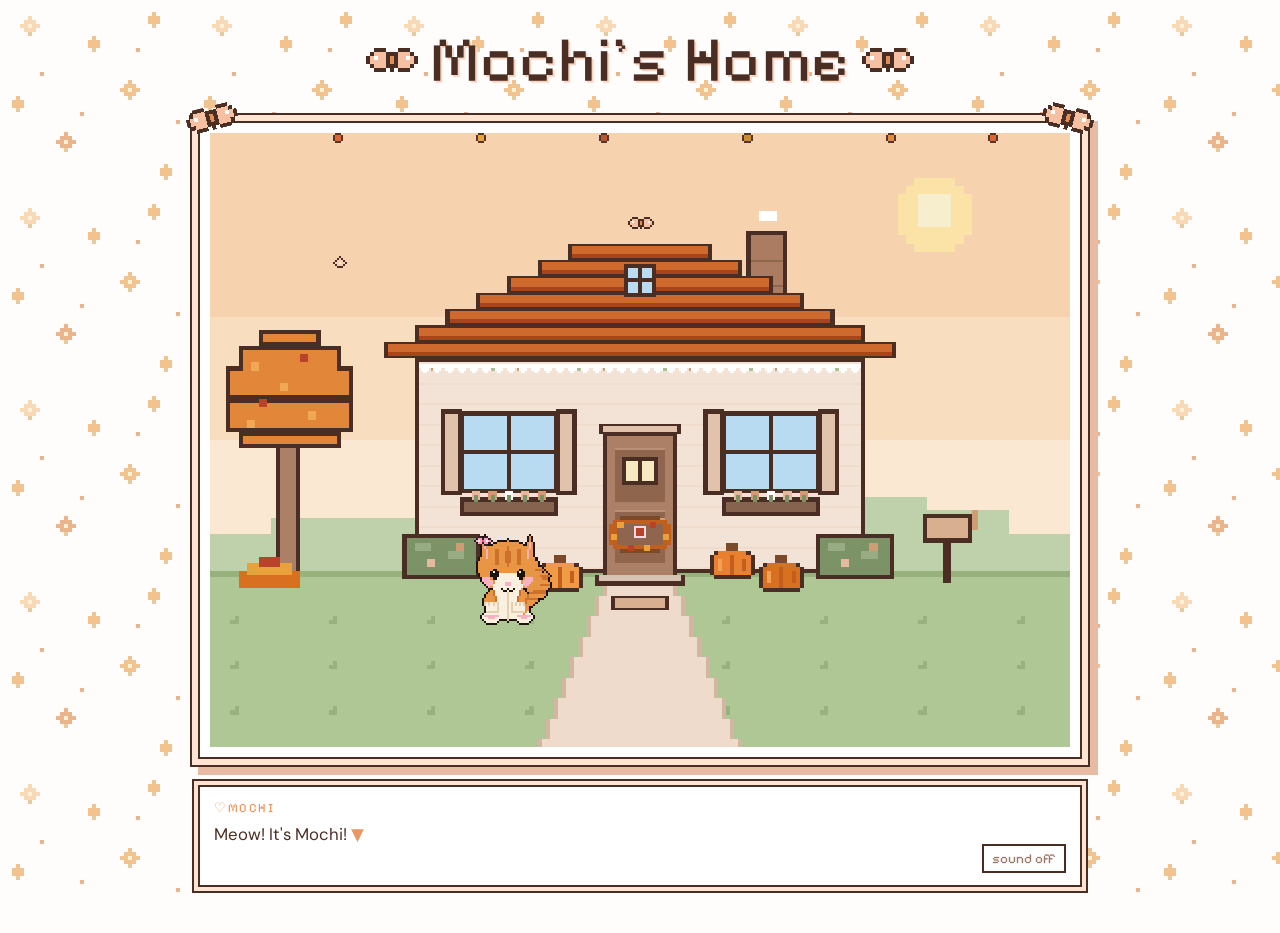
<file: index.html>
<!doctype html>
<html lang="en"><head><meta charset="utf-8"><meta name="viewport" content="width=device-width,initial-scale=1,viewport-fit=cover"></head><body>
<title>Mochi's Home</title>
<link rel="preconnect" href="https://fonts.googleapis.com"><link rel="preconnect" href="https://fonts.gstatic.com" crossorigin><link href="https://fonts.googleapis.com/css2?family=DM+Sans:wght@400;500;700&family=Parisienne&family=Pixelify+Sans:wght@400;600&display=swap" rel="stylesheet">
<style>
/* coquette: blush, cream, ribbon rose, cherry, soft wine outlines */
:root{
  --bg:#FFFDFC; --fg:#4A2E24; --muted:#9A7665; --card:#FFFFFF;
  --line:#4A2E24; --shadow:#E7BBA3; --wall:#4A2E24;
  --accent:#E89765; --stage:#FFFFFF; --gingham:rgba(246,193,166,.30); --chip:#FFE9DD;
  --living:#F9E5D8; --kitchen:#FFF3E0; --bath:#DCEAF8; --vanity:#F6D8C6; --bed:#F3DDDC; --office:#EFE8E1; --closet:#F6E4DE;
  --room:#F9E5D8;
  color-scheme:light;
}
[data-room="living"]{--room:var(--living)}
[data-room="closet"]{--room:var(--closet)}
[data-room="kitchen"]{--room:var(--kitchen)}
[data-room="bath"]{--room:var(--bath)}
[data-room="vanity"]{--room:var(--vanity)}
[data-room="bed"]{--room:var(--bed)}
[data-room="office"]{--room:var(--office)}

*{box-sizing:border-box}
body{margin:0;background-color:var(--bg);background-attachment:fixed;background-size:192px 192px;color:var(--fg);font:400 16px/1.55 'DM Sans',system-ui,sans-serif;padding-inline:16px;padding-block:20px 48px}
.wrap{max-width:880px;margin-inline:auto;display:flex;flex-direction:column;gap:30px}
h1,h2,.px{font-family:'Pixelify Sans','Courier New',monospace;font-weight:600;margin:0;text-wrap:balance}
h1{font-size:clamp(2rem,6vw,3rem);line-height:1.05;text-shadow:3px 3px 0 #F9D5C1;display:flex;align-items:center;gap:12px;flex-wrap:wrap}
h2{font-size:1.2rem;line-height:1.2}
p{margin:0}
a{color:inherit}
a:focus-visible,button:focus-visible{outline:3px solid var(--accent);outline-offset:3px}
.sub{font-family:'Parisienne','Snell Roundhand',cursive;font-size:1.55rem;line-height:1.25;color:var(--accent);margin-top:6px;max-width:34ch}
.mast{display:flex;flex-direction:column}

.stage{position:relative;max-width:960px;width:100%;margin-inline:auto;background:var(--stage);padding:10px;box-shadow:0 0 0 2px var(--line),0 0 0 8px #FFE3D3,0 0 0 10px var(--line),8px 8px 0 10px var(--shadow)}
.scene{position:relative;line-height:0}
.scene svg{display:block;width:100%;height:auto}
.scene .w{fill:var(--wall)}
.plq{font-family:'Pixelify Sans',monospace;font-size:9px;fill:#4A2E24}
.item{cursor:pointer;transition:transform .12s steps(2);transform-box:fill-box}
.item:hover,.item:focus-visible{transform:translateY(-2px);filter:brightness(1.08)}
.item:focus-visible{outline:none}
.mochi{position:absolute;width:10.714%;cursor:pointer;transition:left .85s cubic-bezier(.4,0,.2,1),top .85s cubic-bezier(.4,0,.2,1)}
.mw{position:relative;animation:bob 2.4s steps(1) infinite}
.mw img{display:block;width:100%;height:auto;image-rendering:pixelated}
.acc{position:absolute;left:0;top:0;width:100%;height:100%;overflow:visible;pointer-events:none}
.mochi.hop .mw,.heromochi.hop .mw{animation:hop .85s ease-out}
.mochi:focus-visible,.heromochi:focus-visible{outline:3px solid var(--accent);outline-offset:4px}
.heromochi{cursor:pointer;width:135px;padding-top:30px}
.cloud{animation:drift linear infinite}
@keyframes drift{from{transform:translateX(0)}to{transform:translateX(var(--d))}}
.bulb{animation:twinkle 2.4s steps(1) infinite}
.b1{animation-delay:-.8s}.b2{animation-delay:-1.6s}
@keyframes twinkle{0%,100%{opacity:1}50%{opacity:.35}}
@keyframes bob{0%,100%{transform:translateY(0)}50%{transform:translateY(-2.5%)}}
@keyframes hop{0%{transform:translateY(0)}40%{transform:translateY(-28%)}100%{transform:translateY(0)}}

.bubble{max-width:960px;width:100%;margin-inline:auto;background:var(--card);padding:12px 14px;box-shadow:0 0 0 2px var(--line),4px 4px 0 var(--shadow);display:grid;grid-template-columns:1fr auto;gap:2px 12px;align-items:start;min-height:5.2rem}
.who{grid-column:1/-1;font-family:'Pixelify Sans',monospace;font-size:.8rem;letter-spacing:.12em;text-transform:uppercase;color:var(--accent)}
.bubble p{min-width:0;font-size:1.05rem;min-height:3.1em}
.snd{font:inherit;font-family:'Pixelify Sans',monospace;font-size:.85rem;background:transparent;color:var(--muted);border:2px solid var(--line);padding:2px 8px;cursor:pointer;align-self:end}
.snd[aria-pressed="true"]{background:var(--chip);color:var(--fg)}

.disclosure{max-width:960px;width:100%;margin-inline:auto;font-size:.9rem;color:var(--muted)}
.rooms{max-width:960px;width:100%;margin-inline:auto;display:grid;grid-template-columns:repeat(3,minmax(0,1fr));gap:12px}
.rbtn{display:block;text-align:center;text-decoration:none;font-family:'Pixelify Sans',monospace;font-weight:600;font-size:1.1rem;padding:12px 8px;background:var(--room);color:var(--fg);box-shadow:0 0 0 2px var(--line),4px 4px 0 var(--shadow);transition:transform .1s steps(2),box-shadow .1s steps(2)}
.rbtn:hover{transform:translate(2px,2px);box-shadow:0 0 0 2px var(--line),2px 2px 0 var(--shadow)}
.rbtn[aria-current="page"]{transform:translate(4px,4px);box-shadow:0 0 0 2px var(--line);}
.foot{max-width:960px;width:100%;margin-inline:auto;font-size:.8rem;color:var(--muted)}

/* room pages */
.back{align-self:flex-start;font-family:'Pixelify Sans',monospace;font-size:1rem;text-decoration:none;padding:4px 10px;background:var(--card);box-shadow:0 0 0 2px var(--line),3px 3px 0 var(--shadow)}
.back:hover{transform:translate(1px,1px)}
.hero{max-width:960px;width:100%;margin-inline:auto;background:var(--room);padding:20px;display:grid;grid-template-columns:minmax(0,1fr) auto;gap:16px;align-items:end;box-shadow:0 0 0 2px var(--line),6px 6px 0 var(--shadow)}
.hero .say{margin-top:12px;background:var(--card);padding:10px 12px;box-shadow:0 0 0 2px var(--line);min-height:3.4em;max-width:40ch}

.grid{max-width:960px;width:100%;margin:0 auto;padding:0;list-style:none;display:grid;grid-template-columns:repeat(auto-fill,minmax(min(100%,250px),1fr));gap:20px}
.card{min-width:0;background:var(--card);padding:16px;display:flex;flex-direction:column;gap:10px;box-shadow:0 0 0 2px var(--line),4px 4px 0 var(--shadow)}
.card:target{outline:3px dashed var(--accent);outline-offset:6px}
.tile{width:84px;height:84px;background:var(--room);display:grid;place-items:center;box-shadow:0 0 0 2px var(--line)}
.tile svg{width:66px;height:66px;display:block;shape-rendering:crispEdges}
.card p{color:var(--muted);font-size:.95rem}
.chips{display:flex;flex-wrap:wrap;gap:6px}
.chip{font-family:'Pixelify Sans',monospace;font-size:.75rem;letter-spacing:.08em;text-transform:uppercase;background:var(--chip);padding:1px 8px;box-shadow:0 0 0 2px var(--line)}
.buy{margin-top:auto;align-self:flex-start;font-family:'Pixelify Sans',monospace;font-weight:600;text-decoration:none;padding:8px 12px;background:var(--accent);color:#4A2E24;box-shadow:0 0 0 2px var(--line),3px 3px 0 var(--shadow)}
.buy:hover{transform:translate(1px,1px)}

@media (max-width:620px){
  .rooms{grid-template-columns:repeat(2,minmax(0,1fr))}
  .hero{grid-template-columns:minmax(0,1fr);}
  .heromochi{width:108px;order:-1}
  .stage{padding:6px}
}
@media (prefers-reduced-motion:reduce){
  .mochi,.mw,.cloud,.bulb,.item,.rbtn{transition:none!important;animation:none!important}
}

.roomlink{cursor:pointer}
.roomlink:hover,.roomlink:focus-visible{filter:brightness(1.06)}
.roomlink:focus-visible{outline:none}
.room-stage{max-width:540px;margin-inline:auto}
.room-stage svg{display:block;width:100%;height:auto}
.filter{max-width:960px;width:100%;margin-inline:auto;display:flex;flex-wrap:wrap;align-items:center;gap:8px 12px}
.filter label{font-family:'Pixelify Sans',monospace;font-weight:600}
.filter select{font:inherit;min-width:0;max-width:100%;padding:8px 12px;background:var(--card);color:var(--fg);border:0;border-radius:0;box-shadow:0 0 0 2px var(--line),3px 3px 0 var(--shadow)}
.count{color:var(--muted);font-size:.9rem}

#iris{position:fixed;inset:0;z-index:9999;pointer-events:all;background:#4A2E24}
#iris.off{display:none}
.intro .rooms,.intro .disclosure,.intro .foot{display:none}
.bubble.clickable{cursor:pointer}
.bubble.clickable:hover{transform:translate(1px,1px)}
.next{display:inline-block;color:var(--accent);animation:blink 1s steps(2) infinite}
.hint{grid-column:1/-1;font-family:'Pixelify Sans',monospace;font-size:.9rem;color:var(--accent);letter-spacing:.06em;animation:blink 1.2s steps(2) infinite}
@keyframes blink{50%{opacity:.25}}
.door{cursor:pointer}
.door:focus-visible{outline:none}
.door:focus-visible .doorglow,.door:hover .doorglow{opacity:1}
.doorglow{opacity:0}
.arrow{opacity:0}
.door.pulse .arrow{opacity:1;animation:arrowbob .9s steps(2) infinite}
.door.pulse .doorglow{opacity:1;animation:blink 1.1s steps(2) infinite}
@keyframes arrowbob{50%{transform:translateY(4px)}}
.smoke{animation:rise 4s steps(8) infinite;transform-box:fill-box}
@keyframes rise{from{transform:translate(0,0);opacity:.9}to{transform:translate(10px,-30px);opacity:0}}
.toprow{max-width:960px;width:100%;margin-inline:auto;display:flex;justify-content:space-between;align-items:center;gap:12px}
@media (prefers-reduced-motion:reduce){.next,.hint,.smoke,.door.pulse .arrow,.door.pulse .doorglow{animation:none!important}}
.next[hidden],.hint[hidden]{display:none!important}

.card{position:relative}
.bubble{box-shadow:0 0 0 2px var(--line),0 0 0 6px #FFE3D3,0 0 0 8px var(--line)}
.who::before{content:"\2661 "}
#iris,#iris.off{background:#3A231B}
#iris.off{display:none}

.mast{align-items:center;text-align:center;padding-top:6px}
.mast h1{justify-content:center;font-weight:400;font-size:clamp(2.4rem,8vw,4rem);letter-spacing:.02em;text-shadow:2px 2px 0 #F9D5C1}
.hero h1{font-weight:400}


.bgf{position:fixed;inset:0;width:100%;height:100%;z-index:-1;pointer-events:none}
.pbow{display:block;width:52px;height:24px}
.pheart{display:inline-block;width:18px;height:16px;margin-right:8px;vertical-align:-2px}
.tb{display:inline-flex}.tb.l{transform:none}
.cb{position:absolute;top:-17px;z-index:2;line-height:0}
.cb.l{left:-14px;transform:rotate(-14deg)}.cb.r{right:-14px;transform:rotate(14deg)}
.cardbow{position:absolute;top:-12px;right:10px;width:38px;line-height:0}
.cardbow .pbow{width:38px;height:18px}
/* compact room pages */
body[data-room] .wrap{gap:20px}
body[data-room] .hero{padding:12px 16px;gap:12px;align-items:center;max-width:960px}
body[data-room] .hero h1{font-size:1.7rem;line-height:1.1}
body[data-room] .hero p{font-size:.85rem;margin:2px 0 0}
body[data-room] .hero .say{max-width:60ch;margin-top:8px;padding:6px 10px;min-height:2.6em;font-size:.85rem}
body[data-room] .heromochi{width:80px;padding-top:18px}
body[data-room] .rooms{max-width:960px;gap:8px;grid-template-columns:repeat(6,minmax(0,1fr))}
body[data-room] .rbtn{font-size:.85rem;padding:7px 6px;box-shadow:0 0 0 2px var(--line),3px 3px 0 var(--shadow)}
body[data-room] .pheart{width:13px;height:12px;margin-right:5px;vertical-align:-1px}
@media (max-width:620px){
  body[data-room] .hero{grid-template-columns:minmax(0,1fr) auto}
  body[data-room] .heromochi{width:70px;order:0}
  body[data-room] .rooms{grid-template-columns:repeat(3,minmax(0,1fr))}
  body[data-room] .rbtn{font-size:.75rem;padding:6px 2px}
  body[data-room] .pheart{display:none}
}

.tile img{width:100%;height:100%;object-fit:contain;display:block}
.rooms{grid-template-columns:repeat(4,minmax(0,1fr))}
body[data-room] .rooms{grid-template-columns:repeat(7,minmax(0,1fr))}
@media (max-width:620px){
  .rooms{grid-template-columns:repeat(2,minmax(0,1fr))}
  body[data-room] .rooms{grid-template-columns:repeat(4,minmax(0,1fr))}
}
body[data-room] .rbtn{white-space:nowrap;font-size:.8rem;padding:7px 2px}
@media (max-width:620px){body[data-room] .rbtn{font-size:.68rem}}

.fall{transform-box:fill-box;animation:fallleaf 12s linear infinite;opacity:.95}
@keyframes fallleaf{0%{transform:translate(0,-12px) rotate(0deg)}50%{transform:translate(calc(var(--sx,24px)*.5),150px) rotate(140deg)}100%{transform:translate(var(--sx,24px),312px) rotate(300deg)}}
@media (prefers-reduced-motion:reduce){.fall{animation:none!important;display:none}}

</style>
<div id="iris" class="black" aria-hidden="true"></div>
<script>try{if(sessionStorage.getItem('mochi-in')!=='1')document.getElementById('iris').className='off'}catch(e){document.getElementById('iris').className='off'}</script>
<div class="wrap">
<header class="mast"><h1>Mochi's Home</h1></header>
<div class="stage"><div class="scene" id="scene"></div></div>
<div class="bubble" id="bubble"><span class="who">mochi</span><p><span id="say"></span> <span class="next" id="next" hidden>&#9660;</span></p><button id="snd" class="snd" type="button" aria-pressed="false">sound off</button><span class="hint" id="hint" hidden>click the door to go inside</span></div>
<p class="disclosure" id="disc"></p>
<nav class="rooms" id="rooms" aria-label="Rooms"></nav>
<p class="foot">Prices and availability can change on Amazon. Picks are things Mochi recommends.</p>
</div>
<script>
/* EDIT ME: rooms, disclosure and products live here. */
const DISCLOSURE = "As an Amazon Associate, Mochi earns from qualifying purchases.";
const MOCHI_SRC = "[data-uri]";

const ROOMS = [
  { key: "living", label: "living room", page: "living-room.html", blurb: "where i lie down and judge things." },
  { key: "kitchen", label: "kitchen", page: "kitchen.html", blurb: "snacks happen here." },
  { key: "bed", label: "bedroom", page: "bedroom.html", blurb: "where i recharge. please knock." },
  { key: "closet", label: "closet", page: "closet.html", blurb: "where the outfits start." },
  { key: "bath", label: "bathroom", page: "bathroom.html", blurb: "where i think about everything." },
  { key: "vanity", label: "vanity", page: "vanity.html", blurb: "the good stuff. do not touch." },
  { key: "office", label: "office", page: "office.html", blurb: "where i pretend to be productive." }
];

/* badge: null | "tried" (Casey tried it) | "top" (top rated on Amazon). sample:true shows a SAMPLE chip; delete it for real picks. */
const PRODUCTS = [
  { id: "candle", cat: "candles", room: "living", icon: "candle", name: "Scented Candle", url: "https://link.amazon/B05nwPFmv", img: "", badge: null, desc: "A scented candle for a cozy room." },
  { id: "cap", cat: "accessories", room: "closet", icon: "cap", name: "Baseball Cap", url: "https://link.amazon/B047MskKj", img: "", badge: null, desc: "An easy everyday baseball cap." },
  { id: "jewelry", cat: "accessories", room: "closet", icon: "stand", name: "Jewelry Stand", url: "https://link.amazon/B05nusiWz", img: "", badge: null, desc: "Keeps necklaces and rings in one place." },
  { id: "packing", cat: "travel", room: "closet", icon: "bag", name: "Packing Cubes", url: "https://link.amazon/B00WSvhkz", img: "", badge: null, desc: "Zip cubes that keep a suitcase organized." },
  { id: "owala", cat: "drinkware", room: "kitchen", icon: "bottle", name: "Owala Water Bottle", url: "https://link.amazon/B08jBJAdm", img: "", badge: null, desc: "Insulated bottle with a built-in straw." },
  { id: "stanley", cat: "drinkware", room: "kitchen", icon: "mug", name: "Stanley Tumbler", url: "https://link.amazon/B00p7afd3", img: "", badge: null, desc: "Big insulated tumbler with a handle." },
  { id: "icedcup", cat: "drinkware", room: "kitchen", icon: "mug", name: "Iced Coffee Tumbler", url: "https://link.amazon/B08IMIJKH", img: "", badge: null, desc: "Insulated cup with a lid and straw." },
  { id: "straws", cat: "drinkware", room: "kitchen", icon: "bottle", name: "Glass Straws", url: "https://link.amazon/B0igUAwhQ", img: "", badge: null, desc: "Reusable straws that are easy to clean." },
  { id: "containers", cat: "storage", room: "kitchen", icon: "jar", name: "Glass Food Containers", url: "https://link.amazon/B04ldrM1S", img: "", badge: null, desc: "Glass containers for meal prep and leftovers." },
  { id: "pillowcase", cat: "bedding", room: "bed", icon: "pillow", name: "Satin Pillowcase", url: "https://link.amazon/B07qsYAM9", img: "", badge: null, desc: "Smooth on hair and skin." },
  { id: "throw", cat: "bedding", room: "bed", icon: "blanket", name: "Checkered Plush Throw", url: "https://link.amazon/B01PPnVEP", img: "", badge: null, desc: "Thick, textured throw blanket." },
  { id: "sleepmask", cat: "sleep", room: "bed", icon: "mask", name: "Silk Sleep Mask", url: "https://link.amazon/B0d52yVRX", img: "", badge: null, desc: "Blocks light for sleep and naps." },
  { id: "pillowspray", cat: "sleep", room: "bed", icon: "bottle", name: "Deep Sleep Pillow Spray", url: "https://link.amazon/B0gwaJXV2", img: "", badge: null, desc: "Calming mist for your bedding." },
  { id: "clock", cat: "sleep", room: "bed", icon: "lamp", name: "Sunrise Alarm Clock", url: "https://link.amazon/B05kf45F0", img: "", badge: null, desc: "Wakes you up with gradual light." },
  { id: "earplugs", cat: "sleep", room: "bed", icon: "jar", name: "Soft Silicone Earplugs", url: "https://link.amazon/B048c5ont", img: "", badge: null, desc: "Reusable earplugs for quieter sleep." },
  { id: "pjs", cat: "sleepwear", room: "bed", icon: "blanket", name: "Satin Pajama Set", url: "https://link.amazon/B0f7kVMbH", img: "", badge: null, desc: "Soft satin pajama set." },
  { id: "slippers", cat: "sleepwear", room: "bed", icon: "sock", name: "Fluffy Slippers", url: "https://link.amazon/B08rEE29Q", img: "", badge: null, desc: "Fluffy slip-on slippers." },
  { id: "socks", cat: "sleepwear", room: "bed", icon: "sock", name: "Cozy Fluffy Socks", url: "https://link.amazon/B035xqYCB", img: "", badge: null, desc: "Warm, fuzzy socks." },
  { id: "bedlamp", cat: "lighting", room: "bed", icon: "lamp", name: "Dimmable Bedside Lamp", url: "https://link.amazon/B03HcJcoL", img: "", badge: null, desc: "Dimmable lamp for the nightstand." },
  { id: "whale", cat: "comfort", room: "bed", icon: "pillow", name: "Weighted Warmie Whale", url: "https://link.amazon/B0iizKmUr", img: "", badge: null, desc: "Weighted plush for comfort and warmth." },
  { id: "epsom", cat: "bath", room: "bath", icon: "soap", name: "Epsom Salt", url: "https://link.amazon/B06LjchC6", img: "", badge: null, desc: "Epsom salt for a bath soak." },
  { id: "handcream", cat: "skin care", room: "bath", icon: "bottle", name: "Shea Hand Cream", url: "https://link.amazon/B0em5CJIc", img: "", badge: null, desc: "Rich hand cream for dry skin." },
  { id: "shavegel", cat: "body care", room: "bath", icon: "bottle", name: "Shaving Gel", url: "https://link.amazon/B0gqng3BG", img: "", badge: null, desc: "Smooth gel for a close, comfortable shave." },
  { id: "toiletry", cat: "storage", room: "bath", icon: "bag", name: "Travel Toiletry Bag", url: "https://link.amazon/B04q8L3Vw", img: "", badge: null, desc: "Zip pouch for skincare and makeup." },
  { id: "lipbalm", cat: "lips", room: "vanity", icon: "gloss", name: "Lip Treatment", url: "https://link.amazon/B0a06jIpp", img: "", badge: null, desc: "Treatment for dry lips." },
  { id: "eadem", cat: "lips", room: "vanity", icon: "gloss", name: "Eadem Lip Gloss", url: "https://link.amazon/B08N2QY0b", img: "", badge: null, desc: "Glossy lip color from Eadem." },
  { id: "lipmask", cat: "lips", room: "vanity", icon: "gloss", name: "Lip Sleeping Mask", url: "https://link.amazon/B0ceZU0EE", img: "", badge: null, desc: "Overnight mask for soft lips." },
  { id: "lipliner", cat: "lips", room: "vanity", icon: "gloss", name: "Lip Liner", url: "https://link.amazon/B0iMAcD4O", img: "", badge: null, desc: "Defines and shapes the lip." },
  { id: "primer1", cat: "face", room: "vanity", icon: "bottle", name: "Primer 1", url: "https://link.amazon/B0hwZlssQ", img: "", badge: null, desc: "Preps skin for makeup." },
  { id: "primer2", cat: "face", room: "vanity", icon: "bottle", name: "Primer 2", url: "https://link.amazon/B00Xpi4OZ", img: "", badge: null, desc: "Preps skin for makeup." },
  { id: "mascara", cat: "eyes", room: "vanity", icon: "brush", name: "Mascara", url: "https://link.amazon/B0jdnUCU2", img: "", badge: null, desc: "Mascara for lashes." },
  { id: "remover1", cat: "skin care", room: "vanity", icon: "bottle", name: "Makeup Remover 1", url: "https://link.amazon/B06AvRcOQ", img: "", badge: null, desc: "Takes off makeup at the end of the day." },
  { id: "kosas", cat: "face", room: "vanity", icon: "gloss", name: "Kosas Concealer", url: "https://link.amazon/B09KFsDzW", img: "", badge: null, desc: "Concealer from Kosas for coverage and a natural finish." },
  { id: "niacinamide", cat: "skin care", room: "vanity", icon: "bottle", name: "Niacinamide Serum", url: "https://link.amazon/B0iBOPvIL", img: "", badge: null, desc: "Serum for oil and pores." },
  { id: "clawclip", cat: "hair", room: "vanity", icon: "brush", name: "Hair Claw Clip", url: "https://link.amazon/B0hcVecvK", img: "", badge: null, desc: "Quick, easy updos." },
  { id: "journal", cat: "stationery", room: "office", icon: "notebook", name: "Five Minute Journal", url: "https://link.amazon/B05pcVdG1", img: "", badge: null, desc: "Short daily prompts for morning and night." },
  { id: "pens", cat: "stationery", room: "office", icon: "pen", name: "Pens", url: "https://link.amazon/B00tTOjV0", img: "", badge: null, desc: "Smooth pens for journaling." }
];

/* 11x11 pixel icons. o outline, a room accent, b light, c cream, y gold, g green, h dark green */
const ICONS = {
  cap: ["...........","...ooooo...","..oaaaaao..",".oaaaaaaao.",".oabaaaaao.",".oaaaaaaao.","ooooooooooo","oaaaaaaaaoo",".ooooooooo.","...........","..........."],
  stand: ["..ooooooo..","..y..y..y..","..y..y..y..","..y..o..y..",".....o.....",".....o.....",".....o.....","..ooooooo..",".oaaaaaaao.","..ooooooo..","..........."],
  pen: ["...........","........o..","......ooyo.",".....ooyo..","....ooyo...","...ooyo....","..ooyo.....",".ooao......",".oao.......","..o........","..........."],
  bottle: ["....ooo....","....obo....","...ooooo...","..oaaaaao..","..oabbbao..","..oaaaaao..","..oabbbao..","..oaaaaao..","..oaaaaao..","..ooooooo..","..........."],
  bag: ["...........","...o...o...","..o.ooo.o..",".ooooooooo.",".oaaaaaaao.",".oaaaaaaao.",".oayyyyyao.",".oaaaaaaao.",".ooooooooo.","...........","..........."],
  mask: ["...........","...........",".ooooooooo.","oaaaaaaaaao","oabbaaabbao","oaaaaaaaaao",".ooooooooo.","...........","...........","...........","..........."],
  sock: ["..ooooo....","..obbbo....","..oaaao....","..oaaao....","..oaaao....","..oaaaooo..","..oaaaaaao.","..oaaaaaao.","...ooooooo.","...........","..........."],
  jar: ["...........","...ooooo...","...obbbo...","..ooooooo..","..oaaaaao..","..oabbbao..","..oaaaaao..","..oaaaaao..","..ooooooo..","...........","..........."],
  pillow: ["...........",".ooooooooo.","oaaaaaaaaao","oabbbbbbbao","oabbbbbbbao","oabbbbbbbao","oaaaaaaaaao",".ooooooooo.","...........","...........","..........."],
  notebook: ["..ooooooo..","..oaaaaao..","..oabbbao.o","..oabbbao.o","..oaaaaao.o","..oaaaaao.o","..oaaaaao.o","..oaaaaao..","..ooooooo..","...........","..........."],
  lamp: ["...ooooo...","..oyyyyyo..",".oyyyyyyyo.",".ooooooooo.",".....o.....",".....o.....",".....o.....",".....o.....","...ooooo...","..ooooooo..","..........."],
  plant: ["..g..h..g..","..gg.h.gg..","...ggggg...","....ggg....",".....h.....","..ooooooo..","..oaaaaao..","..oaaaaao..","...oaaao...","...ooooo...","..........."],
  blanket: ["...........","ooooooooooo","oaaaaaaaaao","obbbbbbbbbo","oaaaaaaaaao","obbbbbbbbbo","oaaaaaaaaao","ooooooooooo","o.o.o.o.o.o","...........","..........."],
  candle: [".....y.....","....yyy....",".....o.....","...ooooo...","...occco...","...occco...","...oaaao...","...oaaao...","...ooooo...","...........","..........."],
  mug: ["...b.b.....","....b.b....",".ooooooo...",".oaaaaaooo.",".oaaaaao.o.",".oaaaaao.o.",".oaaaaaooo.",".oaaaaao...","..ooooo....","...........","..........."],
  pan: ["...........","..ooooo....",".oaaaaao...","oaaaaaaaooo","oaaaaaaaoyo","oaaaaaaaooo",".oaaaaao...","..ooooo....","...........","...........","..........."],
  kettle: [".....o.....","....ooo....","...ooooo...","..oaaaaao..","ooaaaaaaaoo","o.oaaaaao.o","..oaaaaao.o","..ooooooo..","...........","...........","..........."],
  soap: ["......b....",".....b.b...","......b....","..ooooooo..",".oaaaaaaao.",".oabbbbbao.",".oaaaaaaao.","..ooooooo..","...........","...........","..........."],
  towel: ["yyyyyyyyyyy",".oaaaaaaao.",".obbbbbbbo.",".oaaaaaaao.",".obbbbbbbo.",".oaaaaaaao.",".obbbbbbbo.",".ooooooooo.","...........","...........","..........."],
  gloss: ["....ooo....","...oyyyo...","...oyyyo...","...ooooo...","...oaaao...","...oaaao...","...oaaao...","...oaaao...","...oaaao...","...ooooo...","..........."],
  mirror: ["...ooooo...","..obbbbbo..",".obbcbbbbo.",".obbbbbbbo.",".obbbbbbbo.","..obbbbbo..","...ooooo...",".....o.....",".....o.....","....ooo....","..........."],
  brush: ["....aaa....","...aaaaa...","...aaaaa...","....ooo....","....ooo....",".....y.....",".....y.....",".....y.....",".....y.....","....yyy....","..........."],
  compact: ["..ooooooo..",".oaaaaaaao.","oaabbbbbaao","oabbbbbbbao","oabbbbbbbao","oaabbbbbaao",".oaaaaaaao.","..ooooooo..","...........","...........","..........."]
};
const ICON_COLORS = { o: "#4A2E24", b: "#FCECD6", c: "#FCECD6", y: "#E8B943", g: "#7EBB60", h: "#639A4B" };

function iconSVG(name, accent) {
  const g = ICONS[name] || ICONS.candle;
  let r = "";
  g.forEach((row, y) => {
    for (let x = 0; x < 11; x++) {
      const c = row[x];
      if (!c || c === ".") continue;
      const f = c === "a" ? accent : ICON_COLORS[c];
      if (f) r += `<rect x="${x}" y="${y}" width="1" height="1" fill="${f}"/>`;
    }
  });
  return `<svg viewBox="0 0 11 11" aria-hidden="true" shape-rendering="crispEdges">${r}</svg>`;
}

/* Mochi shared helpers: sprite + accessories, sound (animalese, meow, music), iris transitions. */
const ACC = {"kitchen": "<rect x=\"16\" y=\"-8\" width=\"1\" height=\"1\" fill=\"#3A1B28\"/><rect x=\"17\" y=\"-8\" width=\"1\" height=\"1\" fill=\"#3A1B28\"/><rect x=\"18\" y=\"-8\" width=\"1\" height=\"1\" fill=\"#3A1B28\"/><rect x=\"19\" y=\"-8\" width=\"1\" height=\"1\" fill=\"#3A1B28\"/><rect x=\"20\" y=\"-8\" width=\"1\" height=\"1\" fill=\"#3A1B28\"/><rect x=\"21\" y=\"-8\" width=\"1\" height=\"1\" fill=\"#3A1B28\"/><rect x=\"22\" y=\"-8\" width=\"1\" height=\"1\" fill=\"#3A1B28\"/><rect x=\"14\" y=\"-7\" width=\"1\" height=\"1\" fill=\"#3A1B28\"/><rect x=\"15\" y=\"-7\" width=\"1\" height=\"1\" fill=\"#3A1B28\"/><rect x=\"16\" y=\"-7\" width=\"1\" height=\"1\" fill=\"#FFFDF6\"/><rect x=\"17\" y=\"-7\" width=\"1\" height=\"1\" fill=\"#FFFDF6\"/><rect x=\"18\" y=\"-7\" width=\"1\" height=\"1\" fill=\"#FFFDF6\"/><rect x=\"19\" y=\"-7\" width=\"1\" height=\"1\" fill=\"#FFFDF6\"/><rect x=\"20\" y=\"-7\" width=\"1\" height=\"1\" fill=\"#FFFDF6\"/><rect x=\"21\" y=\"-7\" width=\"1\" height=\"1\" fill=\"#FFFDF6\"/><rect x=\"22\" y=\"-7\" width=\"1\" height=\"1\" fill=\"#FFFDF6\"/><rect x=\"23\" y=\"-7\" width=\"1\" height=\"1\" fill=\"#3A1B28\"/><rect x=\"24\" y=\"-7\" width=\"1\" height=\"1\" fill=\"#3A1B28\"/><rect x=\"13\" y=\"-6\" width=\"1\" height=\"1\" fill=\"#3A1B28\"/><rect x=\"14\" y=\"-6\" width=\"1\" height=\"1\" fill=\"#FFFDF6\"/><rect x=\"15\" y=\"-6\" width=\"1\" height=\"1\" fill=\"#FFFDF6\"/><rect x=\"16\" y=\"-6\" width=\"1\" height=\"1\" fill=\"#FFFDF6\"/><rect x=\"17\" y=\"-6\" width=\"1\" height=\"1\" fill=\"#FFFDF6\"/><rect x=\"18\" y=\"-6\" width=\"1\" height=\"1\" fill=\"#FFFDF6\"/><rect x=\"19\" y=\"-6\" width=\"1\" height=\"1\" fill=\"#FFFDF6\"/><rect x=\"20\" y=\"-6\" width=\"1\" height=\"1\" fill=\"#FFFDF6\"/><rect x=\"21\" y=\"-6\" width=\"1\" height=\"1\" fill=\"#FFFDF6\"/><rect x=\"22\" y=\"-6\" width=\"1\" height=\"1\" fill=\"#FFFDF6\"/><rect x=\"23\" y=\"-6\" width=\"1\" height=\"1\" fill=\"#FFFDF6\"/><rect x=\"24\" y=\"-6\" width=\"1\" height=\"1\" fill=\"#FFFDF6\"/><rect x=\"25\" y=\"-6\" width=\"1\" height=\"1\" fill=\"#3A1B28\"/><rect x=\"12\" y=\"-5\" width=\"1\" height=\"1\" fill=\"#3A1B28\"/><rect x=\"13\" y=\"-5\" width=\"1\" height=\"1\" fill=\"#FFFDF6\"/><rect x=\"14\" y=\"-5\" width=\"1\" height=\"1\" fill=\"#FFFDF6\"/><rect x=\"15\" y=\"-5\" width=\"1\" height=\"1\" fill=\"#FFFDF6\"/><rect x=\"16\" y=\"-5\" width=\"1\" height=\"1\" fill=\"#FFFDF6\"/><rect x=\"17\" y=\"-5\" width=\"1\" height=\"1\" fill=\"#FFFDF6\"/><rect x=\"18\" y=\"-5\" width=\"1\" height=\"1\" fill=\"#FFFDF6\"/><rect x=\"19\" y=\"-5\" width=\"1\" height=\"1\" fill=\"#FFFDF6\"/><rect x=\"20\" y=\"-5\" width=\"1\" height=\"1\" fill=\"#FFFDF6\"/><rect x=\"21\" y=\"-5\" width=\"1\" height=\"1\" fill=\"#FFFDF6\"/><rect x=\"22\" y=\"-5\" width=\"1\" height=\"1\" fill=\"#FFFDF6\"/><rect x=\"23\" y=\"-5\" width=\"1\" height=\"1\" fill=\"#FFFDF6\"/><rect x=\"24\" y=\"-5\" width=\"1\" height=\"1\" fill=\"#FFFDF6\"/><rect x=\"25\" y=\"-5\" width=\"1\" height=\"1\" fill=\"#FFFDF6\"/><rect x=\"26\" y=\"-5\" width=\"1\" height=\"1\" fill=\"#3A1B28\"/><rect x=\"12\" y=\"-4\" width=\"1\" height=\"1\" fill=\"#3A1B28\"/><rect x=\"13\" y=\"-4\" width=\"1\" height=\"1\" fill=\"#FFFDF6\"/><rect x=\"14\" y=\"-4\" width=\"1\" height=\"1\" fill=\"#FFFDF6\"/><rect x=\"15\" y=\"-4\" width=\"1\" height=\"1\" fill=\"#FFFDF6\"/><rect x=\"16\" y=\"-4\" width=\"1\" height=\"1\" fill=\"#FFFDF6\"/><rect x=\"17\" y=\"-4\" width=\"1\" height=\"1\" fill=\"#E6DAC4\"/><rect x=\"18\" y=\"-4\" width=\"1\" height=\"1\" fill=\"#FFFDF6\"/><rect x=\"19\" y=\"-4\" width=\"1\" height=\"1\" fill=\"#FFFDF6\"/><rect x=\"20\" y=\"-4\" width=\"1\" height=\"1\" fill=\"#FFFDF6\"/><rect x=\"21\" y=\"-4\" width=\"1\" height=\"1\" fill=\"#E6DAC4\"/><rect x=\"22\" y=\"-4\" width=\"1\" height=\"1\" fill=\"#FFFDF6\"/><rect x=\"23\" y=\"-4\" width=\"1\" height=\"1\" fill=\"#FFFDF6\"/><rect x=\"24\" y=\"-4\" width=\"1\" height=\"1\" fill=\"#FFFDF6\"/><rect x=\"25\" y=\"-4\" width=\"1\" height=\"1\" fill=\"#FFFDF6\"/><rect x=\"26\" y=\"-4\" width=\"1\" height=\"1\" fill=\"#3A1B28\"/><rect x=\"12\" y=\"-3\" width=\"1\" height=\"1\" fill=\"#3A1B28\"/><rect x=\"13\" y=\"-3\" width=\"1\" height=\"1\" fill=\"#FFFDF6\"/><rect x=\"14\" y=\"-3\" width=\"1\" height=\"1\" fill=\"#FFFDF6\"/><rect x=\"15\" y=\"-3\" width=\"1\" height=\"1\" fill=\"#FFFDF6\"/><rect x=\"16\" y=\"-3\" width=\"1\" height=\"1\" fill=\"#FFFDF6\"/><rect x=\"17\" y=\"-3\" width=\"1\" height=\"1\" fill=\"#E6DAC4\"/><rect x=\"18\" y=\"-3\" width=\"1\" height=\"1\" fill=\"#FFFDF6\"/><rect x=\"19\" y=\"-3\" width=\"1\" height=\"1\" fill=\"#FFFDF6\"/><rect x=\"20\" y=\"-3\" width=\"1\" height=\"1\" fill=\"#FFFDF6\"/><rect x=\"21\" y=\"-3\" width=\"1\" height=\"1\" fill=\"#E6DAC4\"/><rect x=\"22\" y=\"-3\" width=\"1\" height=\"1\" fill=\"#FFFDF6\"/><rect x=\"23\" y=\"-3\" width=\"1\" height=\"1\" fill=\"#FFFDF6\"/><rect x=\"24\" y=\"-3\" width=\"1\" height=\"1\" fill=\"#FFFDF6\"/><rect x=\"25\" y=\"-3\" width=\"1\" height=\"1\" fill=\"#FFFDF6\"/><rect x=\"26\" y=\"-3\" width=\"1\" height=\"1\" fill=\"#3A1B28\"/><rect x=\"13\" y=\"-2\" width=\"1\" height=\"1\" fill=\"#3A1B28\"/><rect x=\"14\" y=\"-2\" width=\"1\" height=\"1\" fill=\"#FFFDF6\"/><rect x=\"15\" y=\"-2\" width=\"1\" height=\"1\" fill=\"#FFFDF6\"/><rect x=\"16\" y=\"-2\" width=\"1\" height=\"1\" fill=\"#FFFDF6\"/><rect x=\"17\" y=\"-2\" width=\"1\" height=\"1\" fill=\"#E6DAC4\"/><rect x=\"18\" y=\"-2\" width=\"1\" height=\"1\" fill=\"#FFFDF6\"/><rect x=\"19\" y=\"-2\" width=\"1\" height=\"1\" fill=\"#FFFDF6\"/><rect x=\"20\" y=\"-2\" width=\"1\" height=\"1\" fill=\"#FFFDF6\"/><rect x=\"21\" y=\"-2\" width=\"1\" height=\"1\" fill=\"#E6DAC4\"/><rect x=\"22\" y=\"-2\" width=\"1\" height=\"1\" fill=\"#FFFDF6\"/><rect x=\"23\" y=\"-2\" width=\"1\" height=\"1\" fill=\"#FFFDF6\"/><rect x=\"24\" y=\"-2\" width=\"1\" height=\"1\" fill=\"#FFFDF6\"/><rect x=\"25\" y=\"-2\" width=\"1\" height=\"1\" fill=\"#3A1B28\"/><rect x=\"13\" y=\"-1\" width=\"1\" height=\"1\" fill=\"#3A1B28\"/><rect x=\"14\" y=\"-1\" width=\"1\" height=\"1\" fill=\"#FFFDF6\"/><rect x=\"15\" y=\"-1\" width=\"1\" height=\"1\" fill=\"#FFFDF6\"/><rect x=\"16\" y=\"-1\" width=\"1\" height=\"1\" fill=\"#FFFDF6\"/><rect x=\"17\" y=\"-1\" width=\"1\" height=\"1\" fill=\"#E6DAC4\"/><rect x=\"18\" y=\"-1\" width=\"1\" height=\"1\" fill=\"#FFFDF6\"/><rect x=\"19\" y=\"-1\" width=\"1\" height=\"1\" fill=\"#FFFDF6\"/><rect x=\"20\" y=\"-1\" width=\"1\" height=\"1\" fill=\"#FFFDF6\"/><rect x=\"21\" y=\"-1\" width=\"1\" height=\"1\" fill=\"#E6DAC4\"/><rect x=\"22\" y=\"-1\" width=\"1\" height=\"1\" fill=\"#FFFDF6\"/><rect x=\"23\" y=\"-1\" width=\"1\" height=\"1\" fill=\"#FFFDF6\"/><rect x=\"24\" y=\"-1\" width=\"1\" height=\"1\" fill=\"#FFFDF6\"/><rect x=\"25\" y=\"-1\" width=\"1\" height=\"1\" fill=\"#3A1B28\"/><rect x=\"14\" y=\"0\" width=\"1\" height=\"1\" fill=\"#3A1B28\"/><rect x=\"15\" y=\"0\" width=\"1\" height=\"1\" fill=\"#FFFDF6\"/><rect x=\"16\" y=\"0\" width=\"1\" height=\"1\" fill=\"#FFFDF6\"/><rect x=\"17\" y=\"0\" width=\"1\" height=\"1\" fill=\"#E6DAC4\"/><rect x=\"18\" y=\"0\" width=\"1\" height=\"1\" fill=\"#FFFDF6\"/><rect x=\"19\" y=\"0\" width=\"1\" height=\"1\" fill=\"#FFFDF6\"/><rect x=\"20\" y=\"0\" width=\"1\" height=\"1\" fill=\"#FFFDF6\"/><rect x=\"21\" y=\"0\" width=\"1\" height=\"1\" fill=\"#E6DAC4\"/><rect x=\"22\" y=\"0\" width=\"1\" height=\"1\" fill=\"#FFFDF6\"/><rect x=\"23\" y=\"0\" width=\"1\" height=\"1\" fill=\"#FFFDF6\"/><rect x=\"24\" y=\"0\" width=\"1\" height=\"1\" fill=\"#3A1B28\"/><rect x=\"14\" y=\"1\" width=\"1\" height=\"1\" fill=\"#3A1B28\"/><rect x=\"15\" y=\"1\" width=\"1\" height=\"1\" fill=\"#FFFDF6\"/><rect x=\"16\" y=\"1\" width=\"1\" height=\"1\" fill=\"#FFFDF6\"/><rect x=\"17\" y=\"1\" width=\"1\" height=\"1\" fill=\"#E6DAC4\"/><rect x=\"18\" y=\"1\" width=\"1\" height=\"1\" fill=\"#FFFDF6\"/><rect x=\"19\" y=\"1\" width=\"1\" height=\"1\" fill=\"#FFFDF6\"/><rect x=\"20\" y=\"1\" width=\"1\" height=\"1\" fill=\"#FFFDF6\"/><rect x=\"21\" y=\"1\" width=\"1\" height=\"1\" fill=\"#E6DAC4\"/><rect x=\"22\" y=\"1\" width=\"1\" height=\"1\" fill=\"#FFFDF6\"/><rect x=\"23\" y=\"1\" width=\"1\" height=\"1\" fill=\"#FFFDF6\"/><rect x=\"24\" y=\"1\" width=\"1\" height=\"1\" fill=\"#3A1B28\"/><rect x=\"14\" y=\"2\" width=\"1\" height=\"1\" fill=\"#3A1B28\"/><rect x=\"15\" y=\"2\" width=\"1\" height=\"1\" fill=\"#FFFDF6\"/><rect x=\"16\" y=\"2\" width=\"1\" height=\"1\" fill=\"#FFFDF6\"/><rect x=\"17\" y=\"2\" width=\"1\" height=\"1\" fill=\"#FFFDF6\"/><rect x=\"18\" y=\"2\" width=\"1\" height=\"1\" fill=\"#FFFDF6\"/><rect x=\"19\" y=\"2\" width=\"1\" height=\"1\" fill=\"#FFFDF6\"/><rect x=\"20\" y=\"2\" width=\"1\" height=\"1\" fill=\"#FFFDF6\"/><rect x=\"21\" y=\"2\" width=\"1\" height=\"1\" fill=\"#FFFDF6\"/><rect x=\"22\" y=\"2\" width=\"1\" height=\"1\" fill=\"#FFFDF6\"/><rect x=\"23\" y=\"2\" width=\"1\" height=\"1\" fill=\"#FFFDF6\"/><rect x=\"24\" y=\"2\" width=\"1\" height=\"1\" fill=\"#3A1B28\"/><rect x=\"13\" y=\"3\" width=\"1\" height=\"1\" fill=\"#3A1B28\"/><rect x=\"14\" y=\"3\" width=\"1\" height=\"1\" fill=\"#F2E8D2\"/><rect x=\"15\" y=\"3\" width=\"1\" height=\"1\" fill=\"#F2E8D2\"/><rect x=\"16\" y=\"3\" width=\"1\" height=\"1\" fill=\"#F2E8D2\"/><rect x=\"17\" y=\"3\" width=\"1\" height=\"1\" fill=\"#F2E8D2\"/><rect x=\"18\" y=\"3\" width=\"1\" height=\"1\" fill=\"#F2E8D2\"/><rect x=\"19\" y=\"3\" width=\"1\" height=\"1\" fill=\"#F2E8D2\"/><rect x=\"20\" y=\"3\" width=\"1\" height=\"1\" fill=\"#F2E8D2\"/><rect x=\"21\" y=\"3\" width=\"1\" height=\"1\" fill=\"#F2E8D2\"/><rect x=\"22\" y=\"3\" width=\"1\" height=\"1\" fill=\"#F2E8D2\"/><rect x=\"23\" y=\"3\" width=\"1\" height=\"1\" fill=\"#F2E8D2\"/><rect x=\"24\" y=\"3\" width=\"1\" height=\"1\" fill=\"#F2E8D2\"/><rect x=\"25\" y=\"3\" width=\"1\" height=\"1\" fill=\"#3A1B28\"/><rect x=\"14\" y=\"4\" width=\"1\" height=\"1\" fill=\"#3A1B28\"/><rect x=\"15\" y=\"4\" width=\"1\" height=\"1\" fill=\"#3A1B28\"/><rect x=\"16\" y=\"4\" width=\"1\" height=\"1\" fill=\"#3A1B28\"/><rect x=\"17\" y=\"4\" width=\"1\" height=\"1\" fill=\"#3A1B28\"/><rect x=\"18\" y=\"4\" width=\"1\" height=\"1\" fill=\"#3A1B28\"/><rect x=\"19\" y=\"4\" width=\"1\" height=\"1\" fill=\"#3A1B28\"/><rect x=\"20\" y=\"4\" width=\"1\" height=\"1\" fill=\"#3A1B28\"/><rect x=\"21\" y=\"4\" width=\"1\" height=\"1\" fill=\"#3A1B28\"/><rect x=\"22\" y=\"4\" width=\"1\" height=\"1\" fill=\"#3A1B28\"/><rect x=\"23\" y=\"4\" width=\"1\" height=\"1\" fill=\"#3A1B28\"/><rect x=\"24\" y=\"4\" width=\"1\" height=\"1\" fill=\"#3A1B28\"/>", "vanity": "<rect x=\"15\" y=\"0\" width=\"1\" height=\"1\" fill=\"#3A1B28\"/><rect x=\"19\" y=\"0\" width=\"1\" height=\"1\" fill=\"#3A1B28\"/><rect x=\"23\" y=\"0\" width=\"1\" height=\"1\" fill=\"#3A1B28\"/><rect x=\"14\" y=\"1\" width=\"1\" height=\"1\" fill=\"#3A1B28\"/><rect x=\"15\" y=\"1\" width=\"1\" height=\"1\" fill=\"#F6C445\"/><rect x=\"16\" y=\"1\" width=\"1\" height=\"1\" fill=\"#3A1B28\"/><rect x=\"18\" y=\"1\" width=\"1\" height=\"1\" fill=\"#3A1B28\"/><rect x=\"19\" y=\"1\" width=\"1\" height=\"1\" fill=\"#F6C445\"/><rect x=\"20\" y=\"1\" width=\"1\" height=\"1\" fill=\"#3A1B28\"/><rect x=\"22\" y=\"1\" width=\"1\" height=\"1\" fill=\"#3A1B28\"/><rect x=\"23\" y=\"1\" width=\"1\" height=\"1\" fill=\"#F6C445\"/><rect x=\"24\" y=\"1\" width=\"1\" height=\"1\" fill=\"#3A1B28\"/><rect x=\"13\" y=\"2\" width=\"1\" height=\"1\" fill=\"#3A1B28\"/><rect x=\"14\" y=\"2\" width=\"1\" height=\"1\" fill=\"#F6C445\"/><rect x=\"15\" y=\"2\" width=\"1\" height=\"1\" fill=\"#F6C445\"/><rect x=\"16\" y=\"2\" width=\"1\" height=\"1\" fill=\"#F6C445\"/><rect x=\"17\" y=\"2\" width=\"1\" height=\"1\" fill=\"#3A1B28\"/><rect x=\"18\" y=\"2\" width=\"1\" height=\"1\" fill=\"#F6C445\"/><rect x=\"19\" y=\"2\" width=\"1\" height=\"1\" fill=\"#F6C445\"/><rect x=\"20\" y=\"2\" width=\"1\" height=\"1\" fill=\"#F6C445\"/><rect x=\"21\" y=\"2\" width=\"1\" height=\"1\" fill=\"#3A1B28\"/><rect x=\"22\" y=\"2\" width=\"1\" height=\"1\" fill=\"#F6C445\"/><rect x=\"23\" y=\"2\" width=\"1\" height=\"1\" fill=\"#F6C445\"/><rect x=\"24\" y=\"2\" width=\"1\" height=\"1\" fill=\"#F6C445\"/><rect x=\"25\" y=\"2\" width=\"1\" height=\"1\" fill=\"#3A1B28\"/><rect x=\"13\" y=\"3\" width=\"1\" height=\"1\" fill=\"#3A1B28\"/><rect x=\"14\" y=\"3\" width=\"1\" height=\"1\" fill=\"#F6C445\"/><rect x=\"15\" y=\"3\" width=\"1\" height=\"1\" fill=\"#FFF1B0\"/><rect x=\"16\" y=\"3\" width=\"1\" height=\"1\" fill=\"#F6C445\"/><rect x=\"17\" y=\"3\" width=\"1\" height=\"1\" fill=\"#F6C445\"/><rect x=\"18\" y=\"3\" width=\"1\" height=\"1\" fill=\"#F6C445\"/><rect x=\"19\" y=\"3\" width=\"1\" height=\"1\" fill=\"#E8456E\"/><rect x=\"20\" y=\"3\" width=\"1\" height=\"1\" fill=\"#F6C445\"/><rect x=\"21\" y=\"3\" width=\"1\" height=\"1\" fill=\"#F6C445\"/><rect x=\"22\" y=\"3\" width=\"1\" height=\"1\" fill=\"#F6C445\"/><rect x=\"23\" y=\"3\" width=\"1\" height=\"1\" fill=\"#FFF1B0\"/><rect x=\"24\" y=\"3\" width=\"1\" height=\"1\" fill=\"#F6C445\"/><rect x=\"25\" y=\"3\" width=\"1\" height=\"1\" fill=\"#3A1B28\"/><rect x=\"13\" y=\"4\" width=\"1\" height=\"1\" fill=\"#3A1B28\"/><rect x=\"14\" y=\"4\" width=\"1\" height=\"1\" fill=\"#D9A02A\"/><rect x=\"15\" y=\"4\" width=\"1\" height=\"1\" fill=\"#D9A02A\"/><rect x=\"16\" y=\"4\" width=\"1\" height=\"1\" fill=\"#D9A02A\"/><rect x=\"17\" y=\"4\" width=\"1\" height=\"1\" fill=\"#D9A02A\"/><rect x=\"18\" y=\"4\" width=\"1\" height=\"1\" fill=\"#D9A02A\"/><rect x=\"19\" y=\"4\" width=\"1\" height=\"1\" fill=\"#D9A02A\"/><rect x=\"20\" y=\"4\" width=\"1\" height=\"1\" fill=\"#D9A02A\"/><rect x=\"21\" y=\"4\" width=\"1\" height=\"1\" fill=\"#D9A02A\"/><rect x=\"22\" y=\"4\" width=\"1\" height=\"1\" fill=\"#D9A02A\"/><rect x=\"23\" y=\"4\" width=\"1\" height=\"1\" fill=\"#D9A02A\"/><rect x=\"24\" y=\"4\" width=\"1\" height=\"1\" fill=\"#D9A02A\"/><rect x=\"25\" y=\"4\" width=\"1\" height=\"1\" fill=\"#3A1B28\"/><rect x=\"14\" y=\"5\" width=\"1\" height=\"1\" fill=\"#3A1B28\"/><rect x=\"15\" y=\"5\" width=\"1\" height=\"1\" fill=\"#3A1B28\"/><rect x=\"16\" y=\"5\" width=\"1\" height=\"1\" fill=\"#3A1B28\"/><rect x=\"17\" y=\"5\" width=\"1\" height=\"1\" fill=\"#3A1B28\"/><rect x=\"18\" y=\"5\" width=\"1\" height=\"1\" fill=\"#3A1B28\"/><rect x=\"19\" y=\"5\" width=\"1\" height=\"1\" fill=\"#3A1B28\"/><rect x=\"20\" y=\"5\" width=\"1\" height=\"1\" fill=\"#3A1B28\"/><rect x=\"21\" y=\"5\" width=\"1\" height=\"1\" fill=\"#3A1B28\"/><rect x=\"22\" y=\"5\" width=\"1\" height=\"1\" fill=\"#3A1B28\"/><rect x=\"23\" y=\"5\" width=\"1\" height=\"1\" fill=\"#3A1B28\"/><rect x=\"24\" y=\"5\" width=\"1\" height=\"1\" fill=\"#3A1B28\"/>", "bed": "<rect x=\"25\" y=\"-2\" width=\"1\" height=\"1\" fill=\"#3A1B28\"/><rect x=\"26\" y=\"-2\" width=\"1\" height=\"1\" fill=\"#3A1B28\"/><rect x=\"27\" y=\"-2\" width=\"1\" height=\"1\" fill=\"#3A1B28\"/><rect x=\"28\" y=\"-2\" width=\"1\" height=\"1\" fill=\"#3A1B28\"/><rect x=\"29\" y=\"-2\" width=\"1\" height=\"1\" fill=\"#3A1B28\"/><rect x=\"30\" y=\"-2\" width=\"1\" height=\"1\" fill=\"#3A1B28\"/><rect x=\"31\" y=\"-2\" width=\"1\" height=\"1\" fill=\"#3A1B28\"/><rect x=\"32\" y=\"-2\" width=\"1\" height=\"1\" fill=\"#3A1B28\"/><rect x=\"33\" y=\"-2\" width=\"1\" height=\"1\" fill=\"#3A1B28\"/><rect x=\"34\" y=\"-2\" width=\"1\" height=\"1\" fill=\"#3A1B28\"/><rect x=\"17\" y=\"-1\" width=\"1\" height=\"1\" fill=\"#3A1B28\"/><rect x=\"18\" y=\"-1\" width=\"1\" height=\"1\" fill=\"#3A1B28\"/><rect x=\"19\" y=\"-1\" width=\"1\" height=\"1\" fill=\"#3A1B28\"/><rect x=\"20\" y=\"-1\" width=\"1\" height=\"1\" fill=\"#3A1B28\"/><rect x=\"21\" y=\"-1\" width=\"1\" height=\"1\" fill=\"#3A1B28\"/><rect x=\"22\" y=\"-1\" width=\"1\" height=\"1\" fill=\"#3A1B28\"/><rect x=\"23\" y=\"-1\" width=\"1\" height=\"1\" fill=\"#3A1B28\"/><rect x=\"24\" y=\"-1\" width=\"1\" height=\"1\" fill=\"#3A1B28\"/><rect x=\"25\" y=\"-1\" width=\"1\" height=\"1\" fill=\"#7F9AD6\"/><rect x=\"26\" y=\"-1\" width=\"1\" height=\"1\" fill=\"#AFC2EF\"/><rect x=\"27\" y=\"-1\" width=\"1\" height=\"1\" fill=\"#AFC2EF\"/><rect x=\"28\" y=\"-1\" width=\"1\" height=\"1\" fill=\"#7F9AD6\"/><rect x=\"29\" y=\"-1\" width=\"1\" height=\"1\" fill=\"#7F9AD6\"/><rect x=\"30\" y=\"-1\" width=\"1\" height=\"1\" fill=\"#AFC2EF\"/><rect x=\"31\" y=\"-1\" width=\"1\" height=\"1\" fill=\"#AFC2EF\"/><rect x=\"32\" y=\"-1\" width=\"1\" height=\"1\" fill=\"#7F9AD6\"/><rect x=\"33\" y=\"-1\" width=\"1\" height=\"1\" fill=\"#7F9AD6\"/><rect x=\"34\" y=\"-1\" width=\"1\" height=\"1\" fill=\"#AFC2EF\"/><rect x=\"35\" y=\"-1\" width=\"1\" height=\"1\" fill=\"#3A1B28\"/><rect x=\"15\" y=\"0\" width=\"1\" height=\"1\" fill=\"#3A1B28\"/><rect x=\"16\" y=\"0\" width=\"1\" height=\"1\" fill=\"#3A1B28\"/><rect x=\"17\" y=\"0\" width=\"1\" height=\"1\" fill=\"#AFC2EF\"/><rect x=\"18\" y=\"0\" width=\"1\" height=\"1\" fill=\"#7F9AD6\"/><rect x=\"19\" y=\"0\" width=\"1\" height=\"1\" fill=\"#7F9AD6\"/><rect x=\"20\" y=\"0\" width=\"1\" height=\"1\" fill=\"#AFC2EF\"/><rect x=\"21\" y=\"0\" width=\"1\" height=\"1\" fill=\"#AFC2EF\"/><rect x=\"22\" y=\"0\" width=\"1\" height=\"1\" fill=\"#7F9AD6\"/><rect x=\"23\" y=\"0\" width=\"1\" height=\"1\" fill=\"#7F9AD6\"/><rect x=\"24\" y=\"0\" width=\"1\" height=\"1\" fill=\"#AFC2EF\"/><rect x=\"25\" y=\"0\" width=\"1\" height=\"1\" fill=\"#AFC2EF\"/><rect x=\"26\" y=\"0\" width=\"1\" height=\"1\" fill=\"#7F9AD6\"/><rect x=\"27\" y=\"0\" width=\"1\" height=\"1\" fill=\"#7F9AD6\"/><rect x=\"28\" y=\"0\" width=\"1\" height=\"1\" fill=\"#AFC2EF\"/><rect x=\"29\" y=\"0\" width=\"1\" height=\"1\" fill=\"#AFC2EF\"/><rect x=\"30\" y=\"0\" width=\"1\" height=\"1\" fill=\"#7F9AD6\"/><rect x=\"31\" y=\"0\" width=\"1\" height=\"1\" fill=\"#7F9AD6\"/><rect x=\"32\" y=\"0\" width=\"1\" height=\"1\" fill=\"#AFC2EF\"/><rect x=\"33\" y=\"0\" width=\"1\" height=\"1\" fill=\"#AFC2EF\"/><rect x=\"34\" y=\"0\" width=\"1\" height=\"1\" fill=\"#7F9AD6\"/><rect x=\"35\" y=\"0\" width=\"1\" height=\"1\" fill=\"#7F9AD6\"/><rect x=\"36\" y=\"0\" width=\"1\" height=\"1\" fill=\"#3A1B28\"/><rect x=\"14\" y=\"1\" width=\"1\" height=\"1\" fill=\"#3A1B28\"/><rect x=\"15\" y=\"1\" width=\"1\" height=\"1\" fill=\"#AFC2EF\"/><rect x=\"16\" y=\"1\" width=\"1\" height=\"1\" fill=\"#AFC2EF\"/><rect x=\"17\" y=\"1\" width=\"1\" height=\"1\" fill=\"#7F9AD6\"/><rect x=\"18\" y=\"1\" width=\"1\" height=\"1\" fill=\"#7F9AD6\"/><rect x=\"19\" y=\"1\" width=\"1\" height=\"1\" fill=\"#AFC2EF\"/><rect x=\"20\" y=\"1\" width=\"1\" height=\"1\" fill=\"#AFC2EF\"/><rect x=\"21\" y=\"1\" width=\"1\" height=\"1\" fill=\"#7F9AD6\"/><rect x=\"22\" y=\"1\" width=\"1\" height=\"1\" fill=\"#7F9AD6\"/><rect x=\"23\" y=\"1\" width=\"1\" height=\"1\" fill=\"#AFC2EF\"/><rect x=\"24\" y=\"1\" width=\"1\" height=\"1\" fill=\"#3A1B28\"/><rect x=\"25\" y=\"1\" width=\"1\" height=\"1\" fill=\"#3A1B28\"/><rect x=\"26\" y=\"1\" width=\"1\" height=\"1\" fill=\"#3A1B28\"/><rect x=\"27\" y=\"1\" width=\"1\" height=\"1\" fill=\"#3A1B28\"/><rect x=\"28\" y=\"1\" width=\"1\" height=\"1\" fill=\"#3A1B28\"/><rect x=\"29\" y=\"1\" width=\"1\" height=\"1\" fill=\"#3A1B28\"/><rect x=\"30\" y=\"1\" width=\"1\" height=\"1\" fill=\"#3A1B28\"/><rect x=\"31\" y=\"1\" width=\"1\" height=\"1\" fill=\"#3A1B28\"/><rect x=\"32\" y=\"1\" width=\"1\" height=\"1\" fill=\"#3A1B28\"/><rect x=\"33\" y=\"1\" width=\"1\" height=\"1\" fill=\"#3A1B28\"/><rect x=\"34\" y=\"1\" width=\"1\" height=\"1\" fill=\"#7F9AD6\"/><rect x=\"35\" y=\"1\" width=\"1\" height=\"1\" fill=\"#7F9AD6\"/><rect x=\"36\" y=\"1\" width=\"1\" height=\"1\" fill=\"#3A1B28\"/><rect x=\"13\" y=\"2\" width=\"1\" height=\"1\" fill=\"#3A1B28\"/><rect x=\"14\" y=\"2\" width=\"1\" height=\"1\" fill=\"#AFC2EF\"/><rect x=\"15\" y=\"2\" width=\"1\" height=\"1\" fill=\"#AFC2EF\"/><rect x=\"16\" y=\"2\" width=\"1\" height=\"1\" fill=\"#7F9AD6\"/><rect x=\"17\" y=\"2\" width=\"1\" height=\"1\" fill=\"#7F9AD6\"/><rect x=\"18\" y=\"2\" width=\"1\" height=\"1\" fill=\"#AFC2EF\"/><rect x=\"19\" y=\"2\" width=\"1\" height=\"1\" fill=\"#AFC2EF\"/><rect x=\"20\" y=\"2\" width=\"1\" height=\"1\" fill=\"#7F9AD6\"/><rect x=\"21\" y=\"2\" width=\"1\" height=\"1\" fill=\"#7F9AD6\"/><rect x=\"22\" y=\"2\" width=\"1\" height=\"1\" fill=\"#AFC2EF\"/><rect x=\"23\" y=\"2\" width=\"1\" height=\"1\" fill=\"#AFC2EF\"/><rect x=\"24\" y=\"2\" width=\"1\" height=\"1\" fill=\"#7F9AD6\"/><rect x=\"25\" y=\"2\" width=\"1\" height=\"1\" fill=\"#3A1B28\"/><rect x=\"33\" y=\"2\" width=\"1\" height=\"1\" fill=\"#3A1B28\"/><rect x=\"34\" y=\"2\" width=\"1\" height=\"1\" fill=\"#7F9AD6\"/><rect x=\"35\" y=\"2\" width=\"1\" height=\"1\" fill=\"#7F9AD6\"/><rect x=\"36\" y=\"2\" width=\"1\" height=\"1\" fill=\"#3A1B28\"/><rect x=\"12\" y=\"3\" width=\"1\" height=\"1\" fill=\"#3A1B28\"/><rect x=\"13\" y=\"3\" width=\"1\" height=\"1\" fill=\"#AFC2EF\"/><rect x=\"14\" y=\"3\" width=\"1\" height=\"1\" fill=\"#AFC2EF\"/><rect x=\"15\" y=\"3\" width=\"1\" height=\"1\" fill=\"#7F9AD6\"/><rect x=\"16\" y=\"3\" width=\"1\" height=\"1\" fill=\"#7F9AD6\"/><rect x=\"17\" y=\"3\" width=\"1\" height=\"1\" fill=\"#AFC2EF\"/><rect x=\"18\" y=\"3\" width=\"1\" height=\"1\" fill=\"#AFC2EF\"/><rect x=\"19\" y=\"3\" width=\"1\" height=\"1\" fill=\"#7F9AD6\"/><rect x=\"20\" y=\"3\" width=\"1\" height=\"1\" fill=\"#7F9AD6\"/><rect x=\"21\" y=\"3\" width=\"1\" height=\"1\" fill=\"#AFC2EF\"/><rect x=\"22\" y=\"3\" width=\"1\" height=\"1\" fill=\"#AFC2EF\"/><rect x=\"23\" y=\"3\" width=\"1\" height=\"1\" fill=\"#7F9AD6\"/><rect x=\"24\" y=\"3\" width=\"1\" height=\"1\" fill=\"#7F9AD6\"/><rect x=\"25\" y=\"3\" width=\"1\" height=\"1\" fill=\"#AFC2EF\"/><rect x=\"26\" y=\"3\" width=\"1\" height=\"1\" fill=\"#3A1B28\"/><rect x=\"33\" y=\"3\" width=\"1\" height=\"1\" fill=\"#3A1B28\"/><rect x=\"34\" y=\"3\" width=\"1\" height=\"1\" fill=\"#AFC2EF\"/><rect x=\"35\" y=\"3\" width=\"1\" height=\"1\" fill=\"#AFC2EF\"/><rect x=\"36\" y=\"3\" width=\"1\" height=\"1\" fill=\"#3A1B28\"/><rect x=\"11\" y=\"4\" width=\"1\" height=\"1\" fill=\"#3A1B28\"/><rect x=\"12\" y=\"4\" width=\"1\" height=\"1\" fill=\"#FFFDF6\"/><rect x=\"13\" y=\"4\" width=\"1\" height=\"1\" fill=\"#FFFDF6\"/><rect x=\"14\" y=\"4\" width=\"1\" height=\"1\" fill=\"#FFFDF6\"/><rect x=\"15\" y=\"4\" width=\"1\" height=\"1\" fill=\"#FFFDF6\"/><rect x=\"16\" y=\"4\" width=\"1\" height=\"1\" fill=\"#FFFDF6\"/><rect x=\"17\" y=\"4\" width=\"1\" height=\"1\" fill=\"#FFFDF6\"/><rect x=\"18\" y=\"4\" width=\"1\" height=\"1\" fill=\"#FFFDF6\"/><rect x=\"19\" y=\"4\" width=\"1\" height=\"1\" fill=\"#FFFDF6\"/><rect x=\"20\" y=\"4\" width=\"1\" height=\"1\" fill=\"#FFFDF6\"/><rect x=\"21\" y=\"4\" width=\"1\" height=\"1\" fill=\"#FFFDF6\"/><rect x=\"22\" y=\"4\" width=\"1\" height=\"1\" fill=\"#FFFDF6\"/><rect x=\"23\" y=\"4\" width=\"1\" height=\"1\" fill=\"#FFFDF6\"/><rect x=\"24\" y=\"4\" width=\"1\" height=\"1\" fill=\"#FFFDF6\"/><rect x=\"25\" y=\"4\" width=\"1\" height=\"1\" fill=\"#FFFDF6\"/><rect x=\"26\" y=\"4\" width=\"1\" height=\"1\" fill=\"#FFFDF6\"/><rect x=\"27\" y=\"4\" width=\"1\" height=\"1\" fill=\"#3A1B28\"/><rect x=\"33\" y=\"4\" width=\"1\" height=\"1\" fill=\"#3A1B28\"/><rect x=\"34\" y=\"4\" width=\"1\" height=\"1\" fill=\"#7F9AD6\"/><rect x=\"35\" y=\"4\" width=\"1\" height=\"1\" fill=\"#7F9AD6\"/><rect x=\"36\" y=\"4\" width=\"1\" height=\"1\" fill=\"#3A1B28\"/><rect x=\"11\" y=\"5\" width=\"1\" height=\"1\" fill=\"#3A1B28\"/><rect x=\"12\" y=\"5\" width=\"1\" height=\"1\" fill=\"#FFFDF6\"/><rect x=\"13\" y=\"5\" width=\"1\" height=\"1\" fill=\"#FFFDF6\"/><rect x=\"14\" y=\"5\" width=\"1\" height=\"1\" fill=\"#FFFDF6\"/><rect x=\"15\" y=\"5\" width=\"1\" height=\"1\" fill=\"#FFFDF6\"/><rect x=\"16\" y=\"5\" width=\"1\" height=\"1\" fill=\"#FFFDF6\"/><rect x=\"17\" y=\"5\" width=\"1\" height=\"1\" fill=\"#FFFDF6\"/><rect x=\"18\" y=\"5\" width=\"1\" height=\"1\" fill=\"#FFFDF6\"/><rect x=\"19\" y=\"5\" width=\"1\" height=\"1\" fill=\"#FFFDF6\"/><rect x=\"20\" y=\"5\" width=\"1\" height=\"1\" fill=\"#FFFDF6\"/><rect x=\"21\" y=\"5\" width=\"1\" height=\"1\" fill=\"#FFFDF6\"/><rect x=\"22\" y=\"5\" width=\"1\" height=\"1\" fill=\"#FFFDF6\"/><rect x=\"23\" y=\"5\" width=\"1\" height=\"1\" fill=\"#FFFDF6\"/><rect x=\"24\" y=\"5\" width=\"1\" height=\"1\" fill=\"#FFFDF6\"/><rect x=\"25\" y=\"5\" width=\"1\" height=\"1\" fill=\"#FFFDF6\"/><rect x=\"26\" y=\"5\" width=\"1\" height=\"1\" fill=\"#FFFDF6\"/><rect x=\"27\" y=\"5\" width=\"1\" height=\"1\" fill=\"#3A1B28\"/><rect x=\"33\" y=\"5\" width=\"1\" height=\"1\" fill=\"#3A1B28\"/><rect x=\"34\" y=\"5\" width=\"1\" height=\"1\" fill=\"#7F9AD6\"/><rect x=\"35\" y=\"5\" width=\"1\" height=\"1\" fill=\"#7F9AD6\"/><rect x=\"36\" y=\"5\" width=\"1\" height=\"1\" fill=\"#3A1B28\"/><rect x=\"12\" y=\"6\" width=\"1\" height=\"1\" fill=\"#3A1B28\"/><rect x=\"13\" y=\"6\" width=\"1\" height=\"1\" fill=\"#3A1B28\"/><rect x=\"14\" y=\"6\" width=\"1\" height=\"1\" fill=\"#3A1B28\"/><rect x=\"15\" y=\"6\" width=\"1\" height=\"1\" fill=\"#3A1B28\"/><rect x=\"16\" y=\"6\" width=\"1\" height=\"1\" fill=\"#3A1B28\"/><rect x=\"17\" y=\"6\" width=\"1\" height=\"1\" fill=\"#3A1B28\"/><rect x=\"18\" y=\"6\" width=\"1\" height=\"1\" fill=\"#3A1B28\"/><rect x=\"19\" y=\"6\" width=\"1\" height=\"1\" fill=\"#3A1B28\"/><rect x=\"20\" y=\"6\" width=\"1\" height=\"1\" fill=\"#3A1B28\"/><rect x=\"21\" y=\"6\" width=\"1\" height=\"1\" fill=\"#3A1B28\"/><rect x=\"22\" y=\"6\" width=\"1\" height=\"1\" fill=\"#3A1B28\"/><rect x=\"23\" y=\"6\" width=\"1\" height=\"1\" fill=\"#3A1B28\"/><rect x=\"24\" y=\"6\" width=\"1\" height=\"1\" fill=\"#3A1B28\"/><rect x=\"25\" y=\"6\" width=\"1\" height=\"1\" fill=\"#3A1B28\"/><rect x=\"26\" y=\"6\" width=\"1\" height=\"1\" fill=\"#3A1B28\"/><rect x=\"33\" y=\"6\" width=\"1\" height=\"1\" fill=\"#3A1B28\"/><rect x=\"34\" y=\"6\" width=\"1\" height=\"1\" fill=\"#AFC2EF\"/><rect x=\"35\" y=\"6\" width=\"1\" height=\"1\" fill=\"#AFC2EF\"/><rect x=\"36\" y=\"6\" width=\"1\" height=\"1\" fill=\"#3A1B28\"/><rect x=\"32\" y=\"7\" width=\"1\" height=\"1\" fill=\"#3A1B28\"/><rect x=\"33\" y=\"7\" width=\"1\" height=\"1\" fill=\"#FFFDF6\"/><rect x=\"34\" y=\"7\" width=\"1\" height=\"1\" fill=\"#FFFDF6\"/><rect x=\"35\" y=\"7\" width=\"1\" height=\"1\" fill=\"#FFFDF6\"/><rect x=\"36\" y=\"7\" width=\"1\" height=\"1\" fill=\"#FFFDF6\"/><rect x=\"37\" y=\"7\" width=\"1\" height=\"1\" fill=\"#3A1B28\"/><rect x=\"32\" y=\"8\" width=\"1\" height=\"1\" fill=\"#3A1B28\"/><rect x=\"33\" y=\"8\" width=\"1\" height=\"1\" fill=\"#FFFDF6\"/><rect x=\"34\" y=\"8\" width=\"1\" height=\"1\" fill=\"#FFFDF6\"/><rect x=\"35\" y=\"8\" width=\"1\" height=\"1\" fill=\"#FFFDF6\"/><rect x=\"36\" y=\"8\" width=\"1\" height=\"1\" fill=\"#FFFDF6\"/><rect x=\"37\" y=\"8\" width=\"1\" height=\"1\" fill=\"#3A1B28\"/><rect x=\"32\" y=\"9\" width=\"1\" height=\"1\" fill=\"#3A1B28\"/><rect x=\"33\" y=\"9\" width=\"1\" height=\"1\" fill=\"#FFFDF6\"/><rect x=\"34\" y=\"9\" width=\"1\" height=\"1\" fill=\"#FFFDF6\"/><rect x=\"35\" y=\"9\" width=\"1\" height=\"1\" fill=\"#FFFDF6\"/><rect x=\"36\" y=\"9\" width=\"1\" height=\"1\" fill=\"#FFFDF6\"/><rect x=\"37\" y=\"9\" width=\"1\" height=\"1\" fill=\"#3A1B28\"/><rect x=\"32\" y=\"10\" width=\"1\" height=\"1\" fill=\"#3A1B28\"/><rect x=\"33\" y=\"10\" width=\"1\" height=\"1\" fill=\"#FFFDF6\"/><rect x=\"34\" y=\"10\" width=\"1\" height=\"1\" fill=\"#FFFDF6\"/><rect x=\"35\" y=\"10\" width=\"1\" height=\"1\" fill=\"#FFFDF6\"/><rect x=\"36\" y=\"10\" width=\"1\" height=\"1\" fill=\"#FFFDF6\"/><rect x=\"37\" y=\"10\" width=\"1\" height=\"1\" fill=\"#3A1B28\"/><rect x=\"33\" y=\"11\" width=\"1\" height=\"1\" fill=\"#3A1B28\"/><rect x=\"34\" y=\"11\" width=\"1\" height=\"1\" fill=\"#3A1B28\"/><rect x=\"35\" y=\"11\" width=\"1\" height=\"1\" fill=\"#3A1B28\"/><rect x=\"36\" y=\"11\" width=\"1\" height=\"1\" fill=\"#3A1B28\"/>", "bath": "<rect x=\"14\" y=\"-3\" width=\"1\" height=\"1\" fill=\"#3A1B28\"/><rect x=\"15\" y=\"-3\" width=\"1\" height=\"1\" fill=\"#3A1B28\"/><rect x=\"16\" y=\"-3\" width=\"1\" height=\"1\" fill=\"#3A1B28\"/><rect x=\"17\" y=\"-3\" width=\"1\" height=\"1\" fill=\"#3A1B28\"/><rect x=\"18\" y=\"-3\" width=\"1\" height=\"1\" fill=\"#3A1B28\"/><rect x=\"19\" y=\"-3\" width=\"1\" height=\"1\" fill=\"#3A1B28\"/><rect x=\"20\" y=\"-3\" width=\"1\" height=\"1\" fill=\"#3A1B28\"/><rect x=\"21\" y=\"-3\" width=\"1\" height=\"1\" fill=\"#3A1B28\"/><rect x=\"22\" y=\"-3\" width=\"1\" height=\"1\" fill=\"#3A1B28\"/><rect x=\"23\" y=\"-3\" width=\"1\" height=\"1\" fill=\"#3A1B28\"/><rect x=\"24\" y=\"-3\" width=\"1\" height=\"1\" fill=\"#3A1B28\"/><rect x=\"10\" y=\"-2\" width=\"1\" height=\"1\" fill=\"#3A1B28\"/><rect x=\"11\" y=\"-2\" width=\"1\" height=\"1\" fill=\"#3A1B28\"/><rect x=\"12\" y=\"-2\" width=\"1\" height=\"1\" fill=\"#3A1B28\"/><rect x=\"13\" y=\"-2\" width=\"1\" height=\"1\" fill=\"#3A1B28\"/><rect x=\"14\" y=\"-2\" width=\"1\" height=\"1\" fill=\"#D4F1F7\"/><rect x=\"15\" y=\"-2\" width=\"1\" height=\"1\" fill=\"#D4F1F7\"/><rect x=\"16\" y=\"-2\" width=\"1\" height=\"1\" fill=\"#D4F1F7\"/><rect x=\"17\" y=\"-2\" width=\"1\" height=\"1\" fill=\"#D4F1F7\"/><rect x=\"18\" y=\"-2\" width=\"1\" height=\"1\" fill=\"#D4F1F7\"/><rect x=\"19\" y=\"-2\" width=\"1\" height=\"1\" fill=\"#D4F1F7\"/><rect x=\"20\" y=\"-2\" width=\"1\" height=\"1\" fill=\"#D4F1F7\"/><rect x=\"21\" y=\"-2\" width=\"1\" height=\"1\" fill=\"#D4F1F7\"/><rect x=\"22\" y=\"-2\" width=\"1\" height=\"1\" fill=\"#D4F1F7\"/><rect x=\"23\" y=\"-2\" width=\"1\" height=\"1\" fill=\"#D4F1F7\"/><rect x=\"24\" y=\"-2\" width=\"1\" height=\"1\" fill=\"#D4F1F7\"/><rect x=\"25\" y=\"-2\" width=\"1\" height=\"1\" fill=\"#3A1B28\"/><rect x=\"26\" y=\"-2\" width=\"1\" height=\"1\" fill=\"#3A1B28\"/><rect x=\"27\" y=\"-2\" width=\"1\" height=\"1\" fill=\"#3A1B28\"/><rect x=\"28\" y=\"-2\" width=\"1\" height=\"1\" fill=\"#3A1B28\"/><rect x=\"7\" y=\"-1\" width=\"1\" height=\"1\" fill=\"#3A1B28\"/><rect x=\"8\" y=\"-1\" width=\"1\" height=\"1\" fill=\"#3A1B28\"/><rect x=\"9\" y=\"-1\" width=\"1\" height=\"1\" fill=\"#3A1B28\"/><rect x=\"10\" y=\"-1\" width=\"1\" height=\"1\" fill=\"#D4F1F7\"/><rect x=\"11\" y=\"-1\" width=\"1\" height=\"1\" fill=\"#D4F1F7\"/><rect x=\"12\" y=\"-1\" width=\"1\" height=\"1\" fill=\"#D4F1F7\"/><rect x=\"13\" y=\"-1\" width=\"1\" height=\"1\" fill=\"#D4F1F7\"/><rect x=\"14\" y=\"-1\" width=\"1\" height=\"1\" fill=\"#D4F1F7\"/><rect x=\"15\" y=\"-1\" width=\"1\" height=\"1\" fill=\"#D4F1F7\"/><rect x=\"16\" y=\"-1\" width=\"1\" height=\"1\" fill=\"#D4F1F7\"/><rect x=\"17\" y=\"-1\" width=\"1\" height=\"1\" fill=\"#D4F1F7\"/><rect x=\"18\" y=\"-1\" width=\"1\" height=\"1\" fill=\"#D4F1F7\"/><rect x=\"19\" y=\"-1\" width=\"1\" height=\"1\" fill=\"#D4F1F7\"/><rect x=\"20\" y=\"-1\" width=\"1\" height=\"1\" fill=\"#D4F1F7\"/><rect x=\"21\" y=\"-1\" width=\"1\" height=\"1\" fill=\"#FFFFFF\"/><rect x=\"22\" y=\"-1\" width=\"1\" height=\"1\" fill=\"#D4F1F7\"/><rect x=\"23\" y=\"-1\" width=\"1\" height=\"1\" fill=\"#D4F1F7\"/><rect x=\"24\" y=\"-1\" width=\"1\" height=\"1\" fill=\"#D4F1F7\"/><rect x=\"25\" y=\"-1\" width=\"1\" height=\"1\" fill=\"#D4F1F7\"/><rect x=\"26\" y=\"-1\" width=\"1\" height=\"1\" fill=\"#D4F1F7\"/><rect x=\"27\" y=\"-1\" width=\"1\" height=\"1\" fill=\"#D4F1F7\"/><rect x=\"28\" y=\"-1\" width=\"1\" height=\"1\" fill=\"#D4F1F7\"/><rect x=\"29\" y=\"-1\" width=\"1\" height=\"1\" fill=\"#3A1B28\"/><rect x=\"30\" y=\"-1\" width=\"1\" height=\"1\" fill=\"#3A1B28\"/><rect x=\"31\" y=\"-1\" width=\"1\" height=\"1\" fill=\"#3A1B28\"/><rect x=\"6\" y=\"0\" width=\"1\" height=\"1\" fill=\"#3A1B28\"/><rect x=\"7\" y=\"0\" width=\"1\" height=\"1\" fill=\"#D4F1F7\"/><rect x=\"8\" y=\"0\" width=\"1\" height=\"1\" fill=\"#D4F1F7\"/><rect x=\"9\" y=\"0\" width=\"1\" height=\"1\" fill=\"#D4F1F7\"/><rect x=\"10\" y=\"0\" width=\"1\" height=\"1\" fill=\"#D4F1F7\"/><rect x=\"11\" y=\"0\" width=\"1\" height=\"1\" fill=\"#D4F1F7\"/><rect x=\"12\" y=\"0\" width=\"1\" height=\"1\" fill=\"#D4F1F7\"/><rect x=\"13\" y=\"0\" width=\"1\" height=\"1\" fill=\"#D4F1F7\"/><rect x=\"14\" y=\"0\" width=\"1\" height=\"1\" fill=\"#D4F1F7\"/><rect x=\"15\" y=\"0\" width=\"1\" height=\"1\" fill=\"#D4F1F7\"/><rect x=\"16\" y=\"0\" width=\"1\" height=\"1\" fill=\"#FFFFFF\"/><rect x=\"17\" y=\"0\" width=\"1\" height=\"1\" fill=\"#D4F1F7\"/><rect x=\"18\" y=\"0\" width=\"1\" height=\"1\" fill=\"#D4F1F7\"/><rect x=\"19\" y=\"0\" width=\"1\" height=\"1\" fill=\"#D4F1F7\"/><rect x=\"20\" y=\"0\" width=\"1\" height=\"1\" fill=\"#D4F1F7\"/><rect x=\"21\" y=\"0\" width=\"1\" height=\"1\" fill=\"#D4F1F7\"/><rect x=\"22\" y=\"0\" width=\"1\" height=\"1\" fill=\"#D4F1F7\"/><rect x=\"23\" y=\"0\" width=\"1\" height=\"1\" fill=\"#D4F1F7\"/><rect x=\"24\" y=\"0\" width=\"1\" height=\"1\" fill=\"#D4F1F7\"/><rect x=\"25\" y=\"0\" width=\"1\" height=\"1\" fill=\"#D4F1F7\"/><rect x=\"26\" y=\"0\" width=\"1\" height=\"1\" fill=\"#D4F1F7\"/><rect x=\"27\" y=\"0\" width=\"1\" height=\"1\" fill=\"#D4F1F7\"/><rect x=\"28\" y=\"0\" width=\"1\" height=\"1\" fill=\"#D4F1F7\"/><rect x=\"29\" y=\"0\" width=\"1\" height=\"1\" fill=\"#D4F1F7\"/><rect x=\"30\" y=\"0\" width=\"1\" height=\"1\" fill=\"#D4F1F7\"/><rect x=\"31\" y=\"0\" width=\"1\" height=\"1\" fill=\"#D4F1F7\"/><rect x=\"32\" y=\"0\" width=\"1\" height=\"1\" fill=\"#3A1B28\"/><rect x=\"5\" y=\"1\" width=\"1\" height=\"1\" fill=\"#3A1B28\"/><rect x=\"6\" y=\"1\" width=\"1\" height=\"1\" fill=\"#D4F1F7\"/><rect x=\"7\" y=\"1\" width=\"1\" height=\"1\" fill=\"#D4F1F7\"/><rect x=\"8\" y=\"1\" width=\"1\" height=\"1\" fill=\"#D4F1F7\"/><rect x=\"9\" y=\"1\" width=\"1\" height=\"1\" fill=\"#D4F1F7\"/><rect x=\"10\" y=\"1\" width=\"1\" height=\"1\" fill=\"#D4F1F7\"/><rect x=\"11\" y=\"1\" width=\"1\" height=\"1\" fill=\"#FFFFFF\"/><rect x=\"12\" y=\"1\" width=\"1\" height=\"1\" fill=\"#D4F1F7\"/><rect x=\"13\" y=\"1\" width=\"1\" height=\"1\" fill=\"#D4F1F7\"/><rect x=\"14\" y=\"1\" width=\"1\" height=\"1\" fill=\"#D4F1F7\"/><rect x=\"15\" y=\"1\" width=\"1\" height=\"1\" fill=\"#D4F1F7\"/><rect x=\"16\" y=\"1\" width=\"1\" height=\"1\" fill=\"#D4F1F7\"/><rect x=\"17\" y=\"1\" width=\"1\" height=\"1\" fill=\"#D4F1F7\"/><rect x=\"18\" y=\"1\" width=\"1\" height=\"1\" fill=\"#D4F1F7\"/><rect x=\"19\" y=\"1\" width=\"1\" height=\"1\" fill=\"#D4F1F7\"/><rect x=\"20\" y=\"1\" width=\"1\" height=\"1\" fill=\"#D4F1F7\"/><rect x=\"21\" y=\"1\" width=\"1\" height=\"1\" fill=\"#D4F1F7\"/><rect x=\"22\" y=\"1\" width=\"1\" height=\"1\" fill=\"#D4F1F7\"/><rect x=\"23\" y=\"1\" width=\"1\" height=\"1\" fill=\"#D4F1F7\"/><rect x=\"24\" y=\"1\" width=\"1\" height=\"1\" fill=\"#D4F1F7\"/><rect x=\"25\" y=\"1\" width=\"1\" height=\"1\" fill=\"#D4F1F7\"/><rect x=\"26\" y=\"1\" width=\"1\" height=\"1\" fill=\"#FFFFFF\"/><rect x=\"27\" y=\"1\" width=\"1\" height=\"1\" fill=\"#D4F1F7\"/><rect x=\"28\" y=\"1\" width=\"1\" height=\"1\" fill=\"#D4F1F7\"/><rect x=\"29\" y=\"1\" width=\"1\" height=\"1\" fill=\"#D4F1F7\"/><rect x=\"30\" y=\"1\" width=\"1\" height=\"1\" fill=\"#D4F1F7\"/><rect x=\"31\" y=\"1\" width=\"1\" height=\"1\" fill=\"#D4F1F7\"/><rect x=\"32\" y=\"1\" width=\"1\" height=\"1\" fill=\"#D4F1F7\"/><rect x=\"33\" y=\"1\" width=\"1\" height=\"1\" fill=\"#3A1B28\"/><rect x=\"4\" y=\"2\" width=\"1\" height=\"1\" fill=\"#3A1B28\"/><rect x=\"5\" y=\"2\" width=\"1\" height=\"1\" fill=\"#D4F1F7\"/><rect x=\"6\" y=\"2\" width=\"1\" height=\"1\" fill=\"#D4F1F7\"/><rect x=\"7\" y=\"2\" width=\"1\" height=\"1\" fill=\"#D4F1F7\"/><rect x=\"8\" y=\"2\" width=\"1\" height=\"1\" fill=\"#D4F1F7\"/><rect x=\"9\" y=\"2\" width=\"1\" height=\"1\" fill=\"#D4F1F7\"/><rect x=\"10\" y=\"2\" width=\"1\" height=\"1\" fill=\"#D4F1F7\"/><rect x=\"11\" y=\"2\" width=\"1\" height=\"1\" fill=\"#D4F1F7\"/><rect x=\"12\" y=\"2\" width=\"1\" height=\"1\" fill=\"#D4F1F7\"/><rect x=\"13\" y=\"2\" width=\"1\" height=\"1\" fill=\"#D4F1F7\"/><rect x=\"14\" y=\"2\" width=\"1\" height=\"1\" fill=\"#D4F1F7\"/><rect x=\"15\" y=\"2\" width=\"1\" height=\"1\" fill=\"#D4F1F7\"/><rect x=\"16\" y=\"2\" width=\"1\" height=\"1\" fill=\"#D4F1F7\"/><rect x=\"17\" y=\"2\" width=\"1\" height=\"1\" fill=\"#D4F1F7\"/><rect x=\"18\" y=\"2\" width=\"1\" height=\"1\" fill=\"#D4F1F7\"/><rect x=\"19\" y=\"2\" width=\"1\" height=\"1\" fill=\"#FFFFFF\"/><rect x=\"20\" y=\"2\" width=\"1\" height=\"1\" fill=\"#D4F1F7\"/><rect x=\"21\" y=\"2\" width=\"1\" height=\"1\" fill=\"#D4F1F7\"/><rect x=\"22\" y=\"2\" width=\"1\" height=\"1\" fill=\"#D4F1F7\"/><rect x=\"23\" y=\"2\" width=\"1\" height=\"1\" fill=\"#D4F1F7\"/><rect x=\"24\" y=\"2\" width=\"1\" height=\"1\" fill=\"#D4F1F7\"/><rect x=\"25\" y=\"2\" width=\"1\" height=\"1\" fill=\"#D4F1F7\"/><rect x=\"26\" y=\"2\" width=\"1\" height=\"1\" fill=\"#D4F1F7\"/><rect x=\"27\" y=\"2\" width=\"1\" height=\"1\" fill=\"#D4F1F7\"/><rect x=\"28\" y=\"2\" width=\"1\" height=\"1\" fill=\"#D4F1F7\"/><rect x=\"29\" y=\"2\" width=\"1\" height=\"1\" fill=\"#D4F1F7\"/><rect x=\"30\" y=\"2\" width=\"1\" height=\"1\" fill=\"#D4F1F7\"/><rect x=\"31\" y=\"2\" width=\"1\" height=\"1\" fill=\"#D4F1F7\"/><rect x=\"32\" y=\"2\" width=\"1\" height=\"1\" fill=\"#D4F1F7\"/><rect x=\"33\" y=\"2\" width=\"1\" height=\"1\" fill=\"#D4F1F7\"/><rect x=\"34\" y=\"2\" width=\"1\" height=\"1\" fill=\"#3A1B28\"/><rect x=\"4\" y=\"3\" width=\"1\" height=\"1\" fill=\"#3A1B28\"/><rect x=\"5\" y=\"3\" width=\"1\" height=\"1\" fill=\"#D4F1F7\"/><rect x=\"6\" y=\"3\" width=\"1\" height=\"1\" fill=\"#D4F1F7\"/><rect x=\"7\" y=\"3\" width=\"1\" height=\"1\" fill=\"#D4F1F7\"/><rect x=\"8\" y=\"3\" width=\"1\" height=\"1\" fill=\"#D4F1F7\"/><rect x=\"9\" y=\"3\" width=\"1\" height=\"1\" fill=\"#D4F1F7\"/><rect x=\"10\" y=\"3\" width=\"1\" height=\"1\" fill=\"#D4F1F7\"/><rect x=\"11\" y=\"3\" width=\"1\" height=\"1\" fill=\"#D4F1F7\"/><rect x=\"12\" y=\"3\" width=\"1\" height=\"1\" fill=\"#D4F1F7\"/><rect x=\"13\" y=\"3\" width=\"1\" height=\"1\" fill=\"#D4F1F7\"/><rect x=\"14\" y=\"3\" width=\"1\" height=\"1\" fill=\"#FFFFFF\"/><rect x=\"15\" y=\"3\" width=\"1\" height=\"1\" fill=\"#D4F1F7\"/><rect x=\"16\" y=\"3\" width=\"1\" height=\"1\" fill=\"#D4F1F7\"/><rect x=\"17\" y=\"3\" width=\"1\" height=\"1\" fill=\"#D4F1F7\"/><rect x=\"18\" y=\"3\" width=\"1\" height=\"1\" fill=\"#D4F1F7\"/><rect x=\"19\" y=\"3\" width=\"1\" height=\"1\" fill=\"#D4F1F7\"/><rect x=\"20\" y=\"3\" width=\"1\" height=\"1\" fill=\"#D4F1F7\"/><rect x=\"21\" y=\"3\" width=\"1\" height=\"1\" fill=\"#D4F1F7\"/><rect x=\"22\" y=\"3\" width=\"1\" height=\"1\" fill=\"#D4F1F7\"/><rect x=\"23\" y=\"3\" width=\"1\" height=\"1\" fill=\"#D4F1F7\"/><rect x=\"24\" y=\"3\" width=\"1\" height=\"1\" fill=\"#D4F1F7\"/><rect x=\"25\" y=\"3\" width=\"1\" height=\"1\" fill=\"#D4F1F7\"/><rect x=\"26\" y=\"3\" width=\"1\" height=\"1\" fill=\"#D4F1F7\"/><rect x=\"27\" y=\"3\" width=\"1\" height=\"1\" fill=\"#D4F1F7\"/><rect x=\"28\" y=\"3\" width=\"1\" height=\"1\" fill=\"#D4F1F7\"/><rect x=\"29\" y=\"3\" width=\"1\" height=\"1\" fill=\"#D4F1F7\"/><rect x=\"30\" y=\"3\" width=\"1\" height=\"1\" fill=\"#D4F1F7\"/><rect x=\"31\" y=\"3\" width=\"1\" height=\"1\" fill=\"#D4F1F7\"/><rect x=\"32\" y=\"3\" width=\"1\" height=\"1\" fill=\"#D4F1F7\"/><rect x=\"33\" y=\"3\" width=\"1\" height=\"1\" fill=\"#D4F1F7\"/><rect x=\"34\" y=\"3\" width=\"1\" height=\"1\" fill=\"#3A1B28\"/><rect x=\"-1\" y=\"4\" width=\"1\" height=\"1\" fill=\"#3A1B28\"/><rect x=\"0\" y=\"4\" width=\"1\" height=\"1\" fill=\"#3A1B28\"/><rect x=\"1\" y=\"4\" width=\"1\" height=\"1\" fill=\"#3A1B28\"/><rect x=\"2\" y=\"4\" width=\"1\" height=\"1\" fill=\"#3A1B28\"/><rect x=\"3\" y=\"4\" width=\"1\" height=\"1\" fill=\"#3A1B28\"/><rect x=\"4\" y=\"4\" width=\"1\" height=\"1\" fill=\"#3A1B28\"/><rect x=\"5\" y=\"4\" width=\"1\" height=\"1\" fill=\"#D4F1F7\"/><rect x=\"6\" y=\"4\" width=\"1\" height=\"1\" fill=\"#D4F1F7\"/><rect x=\"7\" y=\"4\" width=\"1\" height=\"1\" fill=\"#D4F1F7\"/><rect x=\"8\" y=\"4\" width=\"1\" height=\"1\" fill=\"#FFFFFF\"/><rect x=\"9\" y=\"4\" width=\"1\" height=\"1\" fill=\"#D4F1F7\"/><rect x=\"10\" y=\"4\" width=\"1\" height=\"1\" fill=\"#D4F1F7\"/><rect x=\"11\" y=\"4\" width=\"1\" height=\"1\" fill=\"#D4F1F7\"/><rect x=\"12\" y=\"4\" width=\"1\" height=\"1\" fill=\"#D4F1F7\"/><rect x=\"13\" y=\"4\" width=\"1\" height=\"1\" fill=\"#D4F1F7\"/><rect x=\"14\" y=\"4\" width=\"1\" height=\"1\" fill=\"#D4F1F7\"/><rect x=\"15\" y=\"4\" width=\"1\" height=\"1\" fill=\"#D4F1F7\"/><rect x=\"16\" y=\"4\" width=\"1\" height=\"1\" fill=\"#D4F1F7\"/><rect x=\"17\" y=\"4\" width=\"1\" height=\"1\" fill=\"#D4F1F7\"/><rect x=\"18\" y=\"4\" width=\"1\" height=\"1\" fill=\"#D4F1F7\"/><rect x=\"19\" y=\"4\" width=\"1\" height=\"1\" fill=\"#D4F1F7\"/><rect x=\"20\" y=\"4\" width=\"1\" height=\"1\" fill=\"#D4F1F7\"/><rect x=\"21\" y=\"4\" width=\"1\" height=\"1\" fill=\"#D4F1F7\"/><rect x=\"22\" y=\"4\" width=\"1\" height=\"1\" fill=\"#D4F1F7\"/><rect x=\"23\" y=\"4\" width=\"1\" height=\"1\" fill=\"#D4F1F7\"/><rect x=\"24\" y=\"4\" width=\"1\" height=\"1\" fill=\"#FFFFFF\"/><rect x=\"25\" y=\"4\" width=\"1\" height=\"1\" fill=\"#D4F1F7\"/><rect x=\"26\" y=\"4\" width=\"1\" height=\"1\" fill=\"#D4F1F7\"/><rect x=\"27\" y=\"4\" width=\"1\" height=\"1\" fill=\"#D4F1F7\"/><rect x=\"28\" y=\"4\" width=\"1\" height=\"1\" fill=\"#D4F1F7\"/><rect x=\"29\" y=\"4\" width=\"1\" height=\"1\" fill=\"#D4F1F7\"/><rect x=\"30\" y=\"4\" width=\"1\" height=\"1\" fill=\"#FFFFFF\"/><rect x=\"31\" y=\"4\" width=\"1\" height=\"1\" fill=\"#D4F1F7\"/><rect x=\"32\" y=\"4\" width=\"1\" height=\"1\" fill=\"#D4F1F7\"/><rect x=\"33\" y=\"4\" width=\"1\" height=\"1\" fill=\"#D4F1F7\"/><rect x=\"34\" y=\"4\" width=\"1\" height=\"1\" fill=\"#3A1B28\"/><rect x=\"-2\" y=\"5\" width=\"1\" height=\"1\" fill=\"#3A1B28\"/><rect x=\"-1\" y=\"5\" width=\"1\" height=\"1\" fill=\"#E8C77A\"/><rect x=\"0\" y=\"5\" width=\"1\" height=\"1\" fill=\"#C9A24F\"/><rect x=\"1\" y=\"5\" width=\"1\" height=\"1\" fill=\"#E8C77A\"/><rect x=\"2\" y=\"5\" width=\"1\" height=\"1\" fill=\"#E8C77A\"/><rect x=\"3\" y=\"5\" width=\"1\" height=\"1\" fill=\"#E8C77A\"/><rect x=\"4\" y=\"5\" width=\"1\" height=\"1\" fill=\"#E8C77A\"/><rect x=\"5\" y=\"5\" width=\"1\" height=\"1\" fill=\"#3A1B28\"/><rect x=\"6\" y=\"5\" width=\"1\" height=\"1\" fill=\"#D4F1F7\"/><rect x=\"7\" y=\"5\" width=\"1\" height=\"1\" fill=\"#D4F1F7\"/><rect x=\"8\" y=\"5\" width=\"1\" height=\"1\" fill=\"#D4F1F7\"/><rect x=\"9\" y=\"5\" width=\"1\" height=\"1\" fill=\"#D4F1F7\"/><rect x=\"10\" y=\"5\" width=\"1\" height=\"1\" fill=\"#D4F1F7\"/><rect x=\"11\" y=\"5\" width=\"1\" height=\"1\" fill=\"#D4F1F7\"/><rect x=\"12\" y=\"5\" width=\"1\" height=\"1\" fill=\"#D4F1F7\"/><rect x=\"13\" y=\"5\" width=\"1\" height=\"1\" fill=\"#D4F1F7\"/><rect x=\"14\" y=\"5\" width=\"1\" height=\"1\" fill=\"#D4F1F7\"/><rect x=\"15\" y=\"5\" width=\"1\" height=\"1\" fill=\"#D4F1F7\"/><rect x=\"16\" y=\"5\" width=\"1\" height=\"1\" fill=\"#D4F1F7\"/><rect x=\"17\" y=\"5\" width=\"1\" height=\"1\" fill=\"#D4F1F7\"/><rect x=\"18\" y=\"5\" width=\"1\" height=\"1\" fill=\"#D4F1F7\"/><rect x=\"19\" y=\"5\" width=\"1\" height=\"1\" fill=\"#D4F1F7\"/><rect x=\"20\" y=\"5\" width=\"1\" height=\"1\" fill=\"#D4F1F7\"/><rect x=\"21\" y=\"5\" width=\"1\" height=\"1\" fill=\"#D4F1F7\"/><rect x=\"22\" y=\"5\" width=\"1\" height=\"1\" fill=\"#D4F1F7\"/><rect x=\"23\" y=\"5\" width=\"1\" height=\"1\" fill=\"#D4F1F7\"/><rect x=\"24\" y=\"5\" width=\"1\" height=\"1\" fill=\"#D4F1F7\"/><rect x=\"25\" y=\"5\" width=\"1\" height=\"1\" fill=\"#D4F1F7\"/><rect x=\"26\" y=\"5\" width=\"1\" height=\"1\" fill=\"#D4F1F7\"/><rect x=\"27\" y=\"5\" width=\"1\" height=\"1\" fill=\"#D4F1F7\"/><rect x=\"28\" y=\"5\" width=\"1\" height=\"1\" fill=\"#D4F1F7\"/><rect x=\"29\" y=\"5\" width=\"1\" height=\"1\" fill=\"#D4F1F7\"/><rect x=\"30\" y=\"5\" width=\"1\" height=\"1\" fill=\"#D4F1F7\"/><rect x=\"31\" y=\"5\" width=\"1\" height=\"1\" fill=\"#D4F1F7\"/><rect x=\"32\" y=\"5\" width=\"1\" height=\"1\" fill=\"#D4F1F7\"/><rect x=\"33\" y=\"5\" width=\"1\" height=\"1\" fill=\"#D4F1F7\"/><rect x=\"34\" y=\"5\" width=\"1\" height=\"1\" fill=\"#3A1B28\"/><rect x=\"-3\" y=\"6\" width=\"1\" height=\"1\" fill=\"#3A1B28\"/><rect x=\"-2\" y=\"6\" width=\"1\" height=\"1\" fill=\"#E8C77A\"/><rect x=\"-1\" y=\"6\" width=\"1\" height=\"1\" fill=\"#E8C77A\"/><rect x=\"0\" y=\"6\" width=\"1\" height=\"1\" fill=\"#E8C77A\"/><rect x=\"1\" y=\"6\" width=\"1\" height=\"1\" fill=\"#E8C77A\"/><rect x=\"2\" y=\"6\" width=\"1\" height=\"1\" fill=\"#C9A24F\"/><rect x=\"3\" y=\"6\" width=\"1\" height=\"1\" fill=\"#E8C77A\"/><rect x=\"4\" y=\"6\" width=\"1\" height=\"1\" fill=\"#E8C77A\"/><rect x=\"5\" y=\"6\" width=\"1\" height=\"1\" fill=\"#E8C77A\"/><rect x=\"6\" y=\"6\" width=\"1\" height=\"1\" fill=\"#3A1B28\"/><rect x=\"7\" y=\"6\" width=\"1\" height=\"1\" fill=\"#D4F1F7\"/><rect x=\"8\" y=\"6\" width=\"1\" height=\"1\" fill=\"#D4F1F7\"/><rect x=\"9\" y=\"6\" width=\"1\" height=\"1\" fill=\"#D4F1F7\"/><rect x=\"10\" y=\"6\" width=\"1\" height=\"1\" fill=\"#D4F1F7\"/><rect x=\"11\" y=\"6\" width=\"1\" height=\"1\" fill=\"#D4F1F7\"/><rect x=\"12\" y=\"6\" width=\"1\" height=\"1\" fill=\"#D4F1F7\"/><rect x=\"13\" y=\"6\" width=\"1\" height=\"1\" fill=\"#D4F1F7\"/><rect x=\"14\" y=\"6\" width=\"1\" height=\"1\" fill=\"#D4F1F7\"/><rect x=\"15\" y=\"6\" width=\"1\" height=\"1\" fill=\"#D4F1F7\"/><rect x=\"16\" y=\"6\" width=\"1\" height=\"1\" fill=\"#D4F1F7\"/><rect x=\"17\" y=\"6\" width=\"1\" height=\"1\" fill=\"#D4F1F7\"/><rect x=\"18\" y=\"6\" width=\"1\" height=\"1\" fill=\"#FFFFFF\"/><rect x=\"19\" y=\"6\" width=\"1\" height=\"1\" fill=\"#D4F1F7\"/><rect x=\"20\" y=\"6\" width=\"1\" height=\"1\" fill=\"#D4F1F7\"/><rect x=\"21\" y=\"6\" width=\"1\" height=\"1\" fill=\"#D4F1F7\"/><rect x=\"22\" y=\"6\" width=\"1\" height=\"1\" fill=\"#D4F1F7\"/><rect x=\"23\" y=\"6\" width=\"1\" height=\"1\" fill=\"#D4F1F7\"/><rect x=\"24\" y=\"6\" width=\"1\" height=\"1\" fill=\"#D4F1F7\"/><rect x=\"25\" y=\"6\" width=\"1\" height=\"1\" fill=\"#D4F1F7\"/><rect x=\"26\" y=\"6\" width=\"1\" height=\"1\" fill=\"#D4F1F7\"/><rect x=\"27\" y=\"6\" width=\"1\" height=\"1\" fill=\"#D4F1F7\"/><rect x=\"28\" y=\"6\" width=\"1\" height=\"1\" fill=\"#D4F1F7\"/><rect x=\"29\" y=\"6\" width=\"1\" height=\"1\" fill=\"#D4F1F7\"/><rect x=\"30\" y=\"6\" width=\"1\" height=\"1\" fill=\"#D4F1F7\"/><rect x=\"31\" y=\"6\" width=\"1\" height=\"1\" fill=\"#D4F1F7\"/><rect x=\"32\" y=\"6\" width=\"1\" height=\"1\" fill=\"#D4F1F7\"/><rect x=\"33\" y=\"6\" width=\"1\" height=\"1\" fill=\"#D4F1F7\"/><rect x=\"34\" y=\"6\" width=\"1\" height=\"1\" fill=\"#3A1B28\"/><rect x=\"-4\" y=\"7\" width=\"1\" height=\"1\" fill=\"#3A1B28\"/><rect x=\"-3\" y=\"7\" width=\"1\" height=\"1\" fill=\"#E8C77A\"/><rect x=\"-2\" y=\"7\" width=\"1\" height=\"1\" fill=\"#E8C77A\"/><rect x=\"-1\" y=\"7\" width=\"1\" height=\"1\" fill=\"#C9A24F\"/><rect x=\"0\" y=\"7\" width=\"1\" height=\"1\" fill=\"#E8C77A\"/><rect x=\"1\" y=\"7\" width=\"1\" height=\"1\" fill=\"#E8C77A\"/><rect x=\"2\" y=\"7\" width=\"1\" height=\"1\" fill=\"#E8C77A\"/><rect x=\"3\" y=\"7\" width=\"1\" height=\"1\" fill=\"#E8C77A\"/><rect x=\"4\" y=\"7\" width=\"1\" height=\"1\" fill=\"#E8C77A\"/><rect x=\"5\" y=\"7\" width=\"1\" height=\"1\" fill=\"#E8C77A\"/><rect x=\"6\" y=\"7\" width=\"1\" height=\"1\" fill=\"#E8C77A\"/><rect x=\"7\" y=\"7\" width=\"1\" height=\"1\" fill=\"#3A1B28\"/><rect x=\"8\" y=\"7\" width=\"1\" height=\"1\" fill=\"#D4F1F7\"/><rect x=\"9\" y=\"7\" width=\"1\" height=\"1\" fill=\"#D4F1F7\"/><rect x=\"10\" y=\"7\" width=\"1\" height=\"1\" fill=\"#D4F1F7\"/><rect x=\"11\" y=\"7\" width=\"1\" height=\"1\" fill=\"#D4F1F7\"/><rect x=\"12\" y=\"7\" width=\"1\" height=\"1\" fill=\"#FFFFFF\"/><rect x=\"13\" y=\"7\" width=\"1\" height=\"1\" fill=\"#D4F1F7\"/><rect x=\"14\" y=\"7\" width=\"1\" height=\"1\" fill=\"#D4F1F7\"/><rect x=\"15\" y=\"7\" width=\"1\" height=\"1\" fill=\"#D4F1F7\"/><rect x=\"16\" y=\"7\" width=\"1\" height=\"1\" fill=\"#D4F1F7\"/><rect x=\"17\" y=\"7\" width=\"1\" height=\"1\" fill=\"#D4F1F7\"/><rect x=\"18\" y=\"7\" width=\"1\" height=\"1\" fill=\"#D4F1F7\"/><rect x=\"19\" y=\"7\" width=\"1\" height=\"1\" fill=\"#D4F1F7\"/><rect x=\"20\" y=\"7\" width=\"1\" height=\"1\" fill=\"#D4F1F7\"/><rect x=\"21\" y=\"7\" width=\"1\" height=\"1\" fill=\"#D4F1F7\"/><rect x=\"22\" y=\"7\" width=\"1\" height=\"1\" fill=\"#D4F1F7\"/><rect x=\"23\" y=\"7\" width=\"1\" height=\"1\" fill=\"#D4F1F7\"/><rect x=\"24\" y=\"7\" width=\"1\" height=\"1\" fill=\"#D4F1F7\"/><rect x=\"25\" y=\"7\" width=\"1\" height=\"1\" fill=\"#D4F1F7\"/><rect x=\"26\" y=\"7\" width=\"1\" height=\"1\" fill=\"#D4F1F7\"/><rect x=\"27\" y=\"7\" width=\"1\" height=\"1\" fill=\"#D4F1F7\"/><rect x=\"28\" y=\"7\" width=\"1\" height=\"1\" fill=\"#D4F1F7\"/><rect x=\"29\" y=\"7\" width=\"1\" height=\"1\" fill=\"#D4F1F7\"/><rect x=\"30\" y=\"7\" width=\"1\" height=\"1\" fill=\"#D4F1F7\"/><rect x=\"31\" y=\"7\" width=\"1\" height=\"1\" fill=\"#D4F1F7\"/><rect x=\"32\" y=\"7\" width=\"1\" height=\"1\" fill=\"#FFFFFF\"/><rect x=\"33\" y=\"7\" width=\"1\" height=\"1\" fill=\"#D4F1F7\"/><rect x=\"34\" y=\"7\" width=\"1\" height=\"1\" fill=\"#3A1B28\"/><rect x=\"-4\" y=\"8\" width=\"1\" height=\"1\" fill=\"#3A1B28\"/><rect x=\"-3\" y=\"8\" width=\"1\" height=\"1\" fill=\"#E8C77A\"/><rect x=\"-2\" y=\"8\" width=\"1\" height=\"1\" fill=\"#E8C77A\"/><rect x=\"-1\" y=\"8\" width=\"1\" height=\"1\" fill=\"#E8C77A\"/><rect x=\"0\" y=\"8\" width=\"1\" height=\"1\" fill=\"#E8C77A\"/><rect x=\"1\" y=\"8\" width=\"1\" height=\"1\" fill=\"#E8C77A\"/><rect x=\"2\" y=\"8\" width=\"1\" height=\"1\" fill=\"#E8C77A\"/><rect x=\"3\" y=\"8\" width=\"1\" height=\"1\" fill=\"#E8C77A\"/><rect x=\"4\" y=\"8\" width=\"1\" height=\"1\" fill=\"#C9A24F\"/><rect x=\"5\" y=\"8\" width=\"1\" height=\"1\" fill=\"#E8C77A\"/><rect x=\"6\" y=\"8\" width=\"1\" height=\"1\" fill=\"#E8C77A\"/><rect x=\"7\" y=\"8\" width=\"1\" height=\"1\" fill=\"#3A1B28\"/><rect x=\"8\" y=\"8\" width=\"1\" height=\"1\" fill=\"#D4F1F7\"/><rect x=\"9\" y=\"8\" width=\"1\" height=\"1\" fill=\"#D4F1F7\"/><rect x=\"10\" y=\"8\" width=\"1\" height=\"1\" fill=\"#D4F1F7\"/><rect x=\"11\" y=\"8\" width=\"1\" height=\"1\" fill=\"#D4F1F7\"/><rect x=\"12\" y=\"8\" width=\"1\" height=\"1\" fill=\"#D4F1F7\"/><rect x=\"13\" y=\"8\" width=\"1\" height=\"1\" fill=\"#D4F1F7\"/><rect x=\"14\" y=\"8\" width=\"1\" height=\"1\" fill=\"#D4F1F7\"/><rect x=\"15\" y=\"8\" width=\"1\" height=\"1\" fill=\"#D4F1F7\"/><rect x=\"16\" y=\"8\" width=\"1\" height=\"1\" fill=\"#D4F1F7\"/><rect x=\"17\" y=\"8\" width=\"1\" height=\"1\" fill=\"#D4F1F7\"/><rect x=\"18\" y=\"8\" width=\"1\" height=\"1\" fill=\"#D4F1F7\"/><rect x=\"19\" y=\"8\" width=\"1\" height=\"1\" fill=\"#D4F1F7\"/><rect x=\"20\" y=\"8\" width=\"1\" height=\"1\" fill=\"#D4F1F7\"/><rect x=\"21\" y=\"8\" width=\"1\" height=\"1\" fill=\"#D4F1F7\"/><rect x=\"22\" y=\"8\" width=\"1\" height=\"1\" fill=\"#D4F1F7\"/><rect x=\"23\" y=\"8\" width=\"1\" height=\"1\" fill=\"#FFFFFF\"/><rect x=\"24\" y=\"8\" width=\"1\" height=\"1\" fill=\"#D4F1F7\"/><rect x=\"25\" y=\"8\" width=\"1\" height=\"1\" fill=\"#D4F1F7\"/><rect x=\"26\" y=\"8\" width=\"1\" height=\"1\" fill=\"#D4F1F7\"/><rect x=\"27\" y=\"8\" width=\"1\" height=\"1\" fill=\"#D4F1F7\"/><rect x=\"28\" y=\"8\" width=\"1\" height=\"1\" fill=\"#D4F1F7\"/><rect x=\"29\" y=\"8\" width=\"1\" height=\"1\" fill=\"#D4F1F7\"/><rect x=\"30\" y=\"8\" width=\"1\" height=\"1\" fill=\"#D4F1F7\"/><rect x=\"31\" y=\"8\" width=\"1\" height=\"1\" fill=\"#D4F1F7\"/><rect x=\"32\" y=\"8\" width=\"1\" height=\"1\" fill=\"#D4F1F7\"/><rect x=\"33\" y=\"8\" width=\"1\" height=\"1\" fill=\"#D4F1F7\"/><rect x=\"34\" y=\"8\" width=\"1\" height=\"1\" fill=\"#3A1B28\"/><rect x=\"-4\" y=\"9\" width=\"1\" height=\"1\" fill=\"#3A1B28\"/><rect x=\"-3\" y=\"9\" width=\"1\" height=\"1\" fill=\"#E8C77A\"/><rect x=\"-2\" y=\"9\" width=\"1\" height=\"1\" fill=\"#E8C77A\"/><rect x=\"-1\" y=\"9\" width=\"1\" height=\"1\" fill=\"#E8C77A\"/><rect x=\"0\" y=\"9\" width=\"1\" height=\"1\" fill=\"#C9A24F\"/><rect x=\"1\" y=\"9\" width=\"1\" height=\"1\" fill=\"#E8C77A\"/><rect x=\"2\" y=\"9\" width=\"1\" height=\"1\" fill=\"#E8C77A\"/><rect x=\"3\" y=\"9\" width=\"1\" height=\"1\" fill=\"#E8C77A\"/><rect x=\"4\" y=\"9\" width=\"1\" height=\"1\" fill=\"#E8C77A\"/><rect x=\"5\" y=\"9\" width=\"1\" height=\"1\" fill=\"#E8C77A\"/><rect x=\"6\" y=\"9\" width=\"1\" height=\"1\" fill=\"#E8C77A\"/><rect x=\"7\" y=\"9\" width=\"1\" height=\"1\" fill=\"#3A1B28\"/><rect x=\"8\" y=\"9\" width=\"1\" height=\"1\" fill=\"#D4F1F7\"/><rect x=\"9\" y=\"9\" width=\"1\" height=\"1\" fill=\"#D4F1F7\"/><rect x=\"10\" y=\"9\" width=\"1\" height=\"1\" fill=\"#D4F1F7\"/><rect x=\"11\" y=\"9\" width=\"1\" height=\"1\" fill=\"#D4F1F7\"/><rect x=\"12\" y=\"9\" width=\"1\" height=\"1\" fill=\"#D4F1F7\"/><rect x=\"13\" y=\"9\" width=\"1\" height=\"1\" fill=\"#D4F1F7\"/><rect x=\"14\" y=\"9\" width=\"1\" height=\"1\" fill=\"#D4F1F7\"/><rect x=\"15\" y=\"9\" width=\"1\" height=\"1\" fill=\"#D4F1F7\"/><rect x=\"16\" y=\"9\" width=\"1\" height=\"1\" fill=\"#D4F1F7\"/><rect x=\"17\" y=\"9\" width=\"1\" height=\"1\" fill=\"#D4F1F7\"/><rect x=\"18\" y=\"9\" width=\"1\" height=\"1\" fill=\"#D4F1F7\"/><rect x=\"19\" y=\"9\" width=\"1\" height=\"1\" fill=\"#D4F1F7\"/><rect x=\"20\" y=\"9\" width=\"1\" height=\"1\" fill=\"#FFFFFF\"/><rect x=\"21\" y=\"9\" width=\"1\" height=\"1\" fill=\"#D4F1F7\"/><rect x=\"22\" y=\"9\" width=\"1\" height=\"1\" fill=\"#D4F1F7\"/><rect x=\"23\" y=\"9\" width=\"1\" height=\"1\" fill=\"#D4F1F7\"/><rect x=\"24\" y=\"9\" width=\"1\" height=\"1\" fill=\"#D4F1F7\"/><rect x=\"25\" y=\"9\" width=\"1\" height=\"1\" fill=\"#D4F1F7\"/><rect x=\"26\" y=\"9\" width=\"1\" height=\"1\" fill=\"#D4F1F7\"/><rect x=\"27\" y=\"9\" width=\"1\" height=\"1\" fill=\"#D4F1F7\"/><rect x=\"28\" y=\"9\" width=\"1\" height=\"1\" fill=\"#FFFFFF\"/><rect x=\"29\" y=\"9\" width=\"1\" height=\"1\" fill=\"#D4F1F7\"/><rect x=\"30\" y=\"9\" width=\"1\" height=\"1\" fill=\"#D4F1F7\"/><rect x=\"31\" y=\"9\" width=\"1\" height=\"1\" fill=\"#D4F1F7\"/><rect x=\"32\" y=\"9\" width=\"1\" height=\"1\" fill=\"#D4F1F7\"/><rect x=\"33\" y=\"9\" width=\"1\" height=\"1\" fill=\"#D4F1F7\"/><rect x=\"34\" y=\"9\" width=\"1\" height=\"1\" fill=\"#3A1B28\"/><rect x=\"-4\" y=\"10\" width=\"1\" height=\"1\" fill=\"#3A1B28\"/><rect x=\"-3\" y=\"10\" width=\"1\" height=\"1\" fill=\"#E8C77A\"/><rect x=\"-2\" y=\"10\" width=\"1\" height=\"1\" fill=\"#E8C77A\"/><rect x=\"-1\" y=\"10\" width=\"1\" height=\"1\" fill=\"#E8C77A\"/><rect x=\"0\" y=\"10\" width=\"1\" height=\"1\" fill=\"#E8C77A\"/><rect x=\"1\" y=\"10\" width=\"1\" height=\"1\" fill=\"#E8C77A\"/><rect x=\"2\" y=\"10\" width=\"1\" height=\"1\" fill=\"#E8C77A\"/><rect x=\"3\" y=\"10\" width=\"1\" height=\"1\" fill=\"#C9A24F\"/><rect x=\"4\" y=\"10\" width=\"1\" height=\"1\" fill=\"#E8C77A\"/><rect x=\"5\" y=\"10\" width=\"1\" height=\"1\" fill=\"#E8C77A\"/><rect x=\"6\" y=\"10\" width=\"1\" height=\"1\" fill=\"#E8C77A\"/><rect x=\"7\" y=\"10\" width=\"1\" height=\"1\" fill=\"#3A1B28\"/><rect x=\"8\" y=\"10\" width=\"1\" height=\"1\" fill=\"#D4F1F7\"/><rect x=\"9\" y=\"10\" width=\"1\" height=\"1\" fill=\"#FFFFFF\"/><rect x=\"10\" y=\"10\" width=\"1\" height=\"1\" fill=\"#D4F1F7\"/><rect x=\"11\" y=\"10\" width=\"1\" height=\"1\" fill=\"#D4F1F7\"/><rect x=\"12\" y=\"10\" width=\"1\" height=\"1\" fill=\"#D4F1F7\"/><rect x=\"13\" y=\"10\" width=\"1\" height=\"1\" fill=\"#D4F1F7\"/><rect x=\"14\" y=\"10\" width=\"1\" height=\"1\" fill=\"#D4F1F7\"/><rect x=\"15\" y=\"10\" width=\"1\" height=\"1\" fill=\"#FFFFFF\"/><rect x=\"16\" y=\"10\" width=\"1\" height=\"1\" fill=\"#D4F1F7\"/><rect x=\"17\" y=\"10\" width=\"1\" height=\"1\" fill=\"#D4F1F7\"/><rect x=\"18\" y=\"10\" width=\"1\" height=\"1\" fill=\"#D4F1F7\"/><rect x=\"19\" y=\"10\" width=\"1\" height=\"1\" fill=\"#D4F1F7\"/><rect x=\"20\" y=\"10\" width=\"1\" height=\"1\" fill=\"#D4F1F7\"/><rect x=\"21\" y=\"10\" width=\"1\" height=\"1\" fill=\"#D4F1F7\"/><rect x=\"22\" y=\"10\" width=\"1\" height=\"1\" fill=\"#D4F1F7\"/><rect x=\"23\" y=\"10\" width=\"1\" height=\"1\" fill=\"#D4F1F7\"/><rect x=\"24\" y=\"10\" width=\"1\" height=\"1\" fill=\"#D4F1F7\"/><rect x=\"25\" y=\"10\" width=\"1\" height=\"1\" fill=\"#D4F1F7\"/><rect x=\"26\" y=\"10\" width=\"1\" height=\"1\" fill=\"#D4F1F7\"/><rect x=\"27\" y=\"10\" width=\"1\" height=\"1\" fill=\"#D4F1F7\"/><rect x=\"28\" y=\"10\" width=\"1\" height=\"1\" fill=\"#D4F1F7\"/><rect x=\"29\" y=\"10\" width=\"1\" height=\"1\" fill=\"#D4F1F7\"/><rect x=\"30\" y=\"10\" width=\"1\" height=\"1\" fill=\"#D4F1F7\"/><rect x=\"31\" y=\"10\" width=\"1\" height=\"1\" fill=\"#D4F1F7\"/><rect x=\"32\" y=\"10\" width=\"1\" height=\"1\" fill=\"#D4F1F7\"/><rect x=\"33\" y=\"10\" width=\"1\" height=\"1\" fill=\"#D4F1F7\"/><rect x=\"34\" y=\"10\" width=\"1\" height=\"1\" fill=\"#3A1B28\"/><rect x=\"-4\" y=\"11\" width=\"1\" height=\"1\" fill=\"#3A1B28\"/><rect x=\"-3\" y=\"11\" width=\"1\" height=\"1\" fill=\"#E8C77A\"/><rect x=\"-2\" y=\"11\" width=\"1\" height=\"1\" fill=\"#C9A24F\"/><rect x=\"-1\" y=\"11\" width=\"1\" height=\"1\" fill=\"#E8C77A\"/><rect x=\"0\" y=\"11\" width=\"1\" height=\"1\" fill=\"#E8C77A\"/><rect x=\"1\" y=\"11\" width=\"1\" height=\"1\" fill=\"#E8C77A\"/><rect x=\"2\" y=\"11\" width=\"1\" height=\"1\" fill=\"#E8C77A\"/><rect x=\"3\" y=\"11\" width=\"1\" height=\"1\" fill=\"#E8C77A\"/><rect x=\"4\" y=\"11\" width=\"1\" height=\"1\" fill=\"#E8C77A\"/><rect x=\"5\" y=\"11\" width=\"1\" height=\"1\" fill=\"#E8C77A\"/><rect x=\"6\" y=\"11\" width=\"1\" height=\"1\" fill=\"#E8C77A\"/><rect x=\"7\" y=\"11\" width=\"1\" height=\"1\" fill=\"#3A1B28\"/><rect x=\"8\" y=\"11\" width=\"1\" height=\"1\" fill=\"#D4F1F7\"/><rect x=\"9\" y=\"11\" width=\"1\" height=\"1\" fill=\"#D4F1F7\"/><rect x=\"10\" y=\"11\" width=\"1\" height=\"1\" fill=\"#D4F1F7\"/><rect x=\"11\" y=\"11\" width=\"1\" height=\"1\" fill=\"#D4F1F7\"/><rect x=\"12\" y=\"11\" width=\"1\" height=\"1\" fill=\"#D4F1F7\"/><rect x=\"13\" y=\"11\" width=\"1\" height=\"1\" fill=\"#D4F1F7\"/><rect x=\"14\" y=\"11\" width=\"1\" height=\"1\" fill=\"#D4F1F7\"/><rect x=\"15\" y=\"11\" width=\"1\" height=\"1\" fill=\"#D4F1F7\"/><rect x=\"16\" y=\"11\" width=\"1\" height=\"1\" fill=\"#D4F1F7\"/><rect x=\"17\" y=\"11\" width=\"1\" height=\"1\" fill=\"#D4F1F7\"/><rect x=\"18\" y=\"11\" width=\"1\" height=\"1\" fill=\"#D4F1F7\"/><rect x=\"19\" y=\"11\" width=\"1\" height=\"1\" fill=\"#D4F1F7\"/><rect x=\"20\" y=\"11\" width=\"1\" height=\"1\" fill=\"#D4F1F7\"/><rect x=\"21\" y=\"11\" width=\"1\" height=\"1\" fill=\"#D4F1F7\"/><rect x=\"22\" y=\"11\" width=\"1\" height=\"1\" fill=\"#D4F1F7\"/><rect x=\"23\" y=\"11\" width=\"1\" height=\"1\" fill=\"#D4F1F7\"/><rect x=\"24\" y=\"11\" width=\"1\" height=\"1\" fill=\"#D4F1F7\"/><rect x=\"25\" y=\"11\" width=\"1\" height=\"1\" fill=\"#FFFFFF\"/><rect x=\"26\" y=\"11\" width=\"1\" height=\"1\" fill=\"#D4F1F7\"/><rect x=\"27\" y=\"11\" width=\"1\" height=\"1\" fill=\"#D4F1F7\"/><rect x=\"28\" y=\"11\" width=\"1\" height=\"1\" fill=\"#D4F1F7\"/><rect x=\"29\" y=\"11\" width=\"1\" height=\"1\" fill=\"#D4F1F7\"/><rect x=\"30\" y=\"11\" width=\"1\" height=\"1\" fill=\"#D4F1F7\"/><rect x=\"31\" y=\"11\" width=\"1\" height=\"1\" fill=\"#D4F1F7\"/><rect x=\"32\" y=\"11\" width=\"1\" height=\"1\" fill=\"#D4F1F7\"/><rect x=\"33\" y=\"11\" width=\"1\" height=\"1\" fill=\"#D4F1F7\"/><rect x=\"34\" y=\"11\" width=\"1\" height=\"1\" fill=\"#3A1B28\"/><rect x=\"-4\" y=\"12\" width=\"1\" height=\"1\" fill=\"#3A1B28\"/><rect x=\"-3\" y=\"12\" width=\"1\" height=\"1\" fill=\"#E8C77A\"/><rect x=\"-2\" y=\"12\" width=\"1\" height=\"1\" fill=\"#E8C77A\"/><rect x=\"-1\" y=\"12\" width=\"1\" height=\"1\" fill=\"#E8C77A\"/><rect x=\"0\" y=\"12\" width=\"1\" height=\"1\" fill=\"#E8C77A\"/><rect x=\"1\" y=\"12\" width=\"1\" height=\"1\" fill=\"#C9A24F\"/><rect x=\"2\" y=\"12\" width=\"1\" height=\"1\" fill=\"#E8C77A\"/><rect x=\"3\" y=\"12\" width=\"1\" height=\"1\" fill=\"#E8C77A\"/><rect x=\"4\" y=\"12\" width=\"1\" height=\"1\" fill=\"#E8C77A\"/><rect x=\"5\" y=\"12\" width=\"1\" height=\"1\" fill=\"#E8C77A\"/><rect x=\"6\" y=\"12\" width=\"1\" height=\"1\" fill=\"#E8C77A\"/><rect x=\"7\" y=\"12\" width=\"1\" height=\"1\" fill=\"#3A1B28\"/><rect x=\"8\" y=\"12\" width=\"1\" height=\"1\" fill=\"#8FD0DE\"/><rect x=\"9\" y=\"12\" width=\"1\" height=\"1\" fill=\"#8FD0DE\"/><rect x=\"10\" y=\"12\" width=\"1\" height=\"1\" fill=\"#8FD0DE\"/><rect x=\"11\" y=\"12\" width=\"1\" height=\"1\" fill=\"#8FD0DE\"/><rect x=\"12\" y=\"12\" width=\"1\" height=\"1\" fill=\"#8FD0DE\"/><rect x=\"13\" y=\"12\" width=\"1\" height=\"1\" fill=\"#8FD0DE\"/><rect x=\"14\" y=\"12\" width=\"1\" height=\"1\" fill=\"#8FD0DE\"/><rect x=\"15\" y=\"12\" width=\"1\" height=\"1\" fill=\"#8FD0DE\"/><rect x=\"16\" y=\"12\" width=\"1\" height=\"1\" fill=\"#8FD0DE\"/><rect x=\"17\" y=\"12\" width=\"1\" height=\"1\" fill=\"#8FD0DE\"/><rect x=\"18\" y=\"12\" width=\"1\" height=\"1\" fill=\"#8FD0DE\"/><rect x=\"19\" y=\"12\" width=\"1\" height=\"1\" fill=\"#8FD0DE\"/><rect x=\"20\" y=\"12\" width=\"1\" height=\"1\" fill=\"#8FD0DE\"/><rect x=\"21\" y=\"12\" width=\"1\" height=\"1\" fill=\"#8FD0DE\"/><rect x=\"22\" y=\"12\" width=\"1\" height=\"1\" fill=\"#8FD0DE\"/><rect x=\"23\" y=\"12\" width=\"1\" height=\"1\" fill=\"#8FD0DE\"/><rect x=\"24\" y=\"12\" width=\"1\" height=\"1\" fill=\"#8FD0DE\"/><rect x=\"25\" y=\"12\" width=\"1\" height=\"1\" fill=\"#8FD0DE\"/><rect x=\"26\" y=\"12\" width=\"1\" height=\"1\" fill=\"#8FD0DE\"/><rect x=\"27\" y=\"12\" width=\"1\" height=\"1\" fill=\"#8FD0DE\"/><rect x=\"28\" y=\"12\" width=\"1\" height=\"1\" fill=\"#8FD0DE\"/><rect x=\"29\" y=\"12\" width=\"1\" height=\"1\" fill=\"#8FD0DE\"/><rect x=\"30\" y=\"12\" width=\"1\" height=\"1\" fill=\"#8FD0DE\"/><rect x=\"31\" y=\"12\" width=\"1\" height=\"1\" fill=\"#8FD0DE\"/><rect x=\"32\" y=\"12\" width=\"1\" height=\"1\" fill=\"#8FD0DE\"/><rect x=\"33\" y=\"12\" width=\"1\" height=\"1\" fill=\"#8FD0DE\"/><rect x=\"34\" y=\"12\" width=\"1\" height=\"1\" fill=\"#8FD0DE\"/><rect x=\"35\" y=\"12\" width=\"1\" height=\"1\" fill=\"#3A1B28\"/><rect x=\"-3\" y=\"13\" width=\"1\" height=\"1\" fill=\"#3A1B28\"/><rect x=\"-2\" y=\"13\" width=\"1\" height=\"1\" fill=\"#E8C77A\"/><rect x=\"-1\" y=\"13\" width=\"1\" height=\"1\" fill=\"#C9A24F\"/><rect x=\"0\" y=\"13\" width=\"1\" height=\"1\" fill=\"#E8C77A\"/><rect x=\"1\" y=\"13\" width=\"1\" height=\"1\" fill=\"#E8C77A\"/><rect x=\"2\" y=\"13\" width=\"1\" height=\"1\" fill=\"#E8C77A\"/><rect x=\"3\" y=\"13\" width=\"1\" height=\"1\" fill=\"#E8C77A\"/><rect x=\"4\" y=\"13\" width=\"1\" height=\"1\" fill=\"#E8C77A\"/><rect x=\"5\" y=\"13\" width=\"1\" height=\"1\" fill=\"#E8C77A\"/><rect x=\"6\" y=\"13\" width=\"1\" height=\"1\" fill=\"#3A1B28\"/><rect x=\"7\" y=\"13\" width=\"1\" height=\"1\" fill=\"#8FD0DE\"/><rect x=\"8\" y=\"13\" width=\"1\" height=\"1\" fill=\"#8FD0DE\"/><rect x=\"9\" y=\"13\" width=\"1\" height=\"1\" fill=\"#8FD0DE\"/><rect x=\"10\" y=\"13\" width=\"1\" height=\"1\" fill=\"#8FD0DE\"/><rect x=\"11\" y=\"13\" width=\"1\" height=\"1\" fill=\"#8FD0DE\"/><rect x=\"12\" y=\"13\" width=\"1\" height=\"1\" fill=\"#8FD0DE\"/><rect x=\"13\" y=\"13\" width=\"1\" height=\"1\" fill=\"#8FD0DE\"/><rect x=\"14\" y=\"13\" width=\"1\" height=\"1\" fill=\"#8FD0DE\"/><rect x=\"15\" y=\"13\" width=\"1\" height=\"1\" fill=\"#8FD0DE\"/><rect x=\"16\" y=\"13\" width=\"1\" height=\"1\" fill=\"#8FD0DE\"/><rect x=\"17\" y=\"13\" width=\"1\" height=\"1\" fill=\"#8FD0DE\"/><rect x=\"18\" y=\"13\" width=\"1\" height=\"1\" fill=\"#8FD0DE\"/><rect x=\"19\" y=\"13\" width=\"1\" height=\"1\" fill=\"#8FD0DE\"/><rect x=\"20\" y=\"13\" width=\"1\" height=\"1\" fill=\"#8FD0DE\"/><rect x=\"21\" y=\"13\" width=\"1\" height=\"1\" fill=\"#8FD0DE\"/><rect x=\"22\" y=\"13\" width=\"1\" height=\"1\" fill=\"#8FD0DE\"/><rect x=\"23\" y=\"13\" width=\"1\" height=\"1\" fill=\"#8FD0DE\"/><rect x=\"24\" y=\"13\" width=\"1\" height=\"1\" fill=\"#8FD0DE\"/><rect x=\"25\" y=\"13\" width=\"1\" height=\"1\" fill=\"#8FD0DE\"/><rect x=\"26\" y=\"13\" width=\"1\" height=\"1\" fill=\"#8FD0DE\"/><rect x=\"27\" y=\"13\" width=\"1\" height=\"1\" fill=\"#8FD0DE\"/><rect x=\"28\" y=\"13\" width=\"1\" height=\"1\" fill=\"#8FD0DE\"/><rect x=\"29\" y=\"13\" width=\"1\" height=\"1\" fill=\"#8FD0DE\"/><rect x=\"30\" y=\"13\" width=\"1\" height=\"1\" fill=\"#8FD0DE\"/><rect x=\"31\" y=\"13\" width=\"1\" height=\"1\" fill=\"#8FD0DE\"/><rect x=\"32\" y=\"13\" width=\"1\" height=\"1\" fill=\"#8FD0DE\"/><rect x=\"33\" y=\"13\" width=\"1\" height=\"1\" fill=\"#8FD0DE\"/><rect x=\"34\" y=\"13\" width=\"1\" height=\"1\" fill=\"#8FD0DE\"/><rect x=\"35\" y=\"13\" width=\"1\" height=\"1\" fill=\"#3A1B28\"/><rect x=\"-2\" y=\"14\" width=\"1\" height=\"1\" fill=\"#3A1B28\"/><rect x=\"-1\" y=\"14\" width=\"1\" height=\"1\" fill=\"#E8C77A\"/><rect x=\"0\" y=\"14\" width=\"1\" height=\"1\" fill=\"#E8C77A\"/><rect x=\"1\" y=\"14\" width=\"1\" height=\"1\" fill=\"#E8C77A\"/><rect x=\"2\" y=\"14\" width=\"1\" height=\"1\" fill=\"#C9A24F\"/><rect x=\"3\" y=\"14\" width=\"1\" height=\"1\" fill=\"#E8C77A\"/><rect x=\"4\" y=\"14\" width=\"1\" height=\"1\" fill=\"#E8C77A\"/><rect x=\"5\" y=\"14\" width=\"1\" height=\"1\" fill=\"#3A1B28\"/><rect x=\"6\" y=\"14\" width=\"1\" height=\"1\" fill=\"#8FD0DE\"/><rect x=\"7\" y=\"14\" width=\"1\" height=\"1\" fill=\"#3A1B28\"/><rect x=\"8\" y=\"14\" width=\"1\" height=\"1\" fill=\"#8FD0DE\"/><rect x=\"9\" y=\"14\" width=\"1\" height=\"1\" fill=\"#3A1B28\"/><rect x=\"10\" y=\"14\" width=\"1\" height=\"1\" fill=\"#8FD0DE\"/><rect x=\"11\" y=\"14\" width=\"1\" height=\"1\" fill=\"#3A1B28\"/><rect x=\"12\" y=\"14\" width=\"1\" height=\"1\" fill=\"#8FD0DE\"/><rect x=\"13\" y=\"14\" width=\"1\" height=\"1\" fill=\"#3A1B28\"/><rect x=\"14\" y=\"14\" width=\"1\" height=\"1\" fill=\"#8FD0DE\"/><rect x=\"15\" y=\"14\" width=\"1\" height=\"1\" fill=\"#3A1B28\"/><rect x=\"16\" y=\"14\" width=\"1\" height=\"1\" fill=\"#8FD0DE\"/><rect x=\"17\" y=\"14\" width=\"1\" height=\"1\" fill=\"#3A1B28\"/><rect x=\"18\" y=\"14\" width=\"1\" height=\"1\" fill=\"#8FD0DE\"/><rect x=\"19\" y=\"14\" width=\"1\" height=\"1\" fill=\"#3A1B28\"/><rect x=\"20\" y=\"14\" width=\"1\" height=\"1\" fill=\"#8FD0DE\"/><rect x=\"21\" y=\"14\" width=\"1\" height=\"1\" fill=\"#3A1B28\"/><rect x=\"22\" y=\"14\" width=\"1\" height=\"1\" fill=\"#8FD0DE\"/><rect x=\"23\" y=\"14\" width=\"1\" height=\"1\" fill=\"#3A1B28\"/><rect x=\"24\" y=\"14\" width=\"1\" height=\"1\" fill=\"#8FD0DE\"/><rect x=\"25\" y=\"14\" width=\"1\" height=\"1\" fill=\"#3A1B28\"/><rect x=\"26\" y=\"14\" width=\"1\" height=\"1\" fill=\"#8FD0DE\"/><rect x=\"27\" y=\"14\" width=\"1\" height=\"1\" fill=\"#3A1B28\"/><rect x=\"28\" y=\"14\" width=\"1\" height=\"1\" fill=\"#8FD0DE\"/><rect x=\"29\" y=\"14\" width=\"1\" height=\"1\" fill=\"#3A1B28\"/><rect x=\"30\" y=\"14\" width=\"1\" height=\"1\" fill=\"#8FD0DE\"/><rect x=\"31\" y=\"14\" width=\"1\" height=\"1\" fill=\"#3A1B28\"/><rect x=\"32\" y=\"14\" width=\"1\" height=\"1\" fill=\"#8FD0DE\"/><rect x=\"33\" y=\"14\" width=\"1\" height=\"1\" fill=\"#3A1B28\"/><rect x=\"34\" y=\"14\" width=\"1\" height=\"1\" fill=\"#8FD0DE\"/><rect x=\"35\" y=\"14\" width=\"1\" height=\"1\" fill=\"#3A1B28\"/><rect x=\"-1\" y=\"15\" width=\"1\" height=\"1\" fill=\"#3A1B28\"/><rect x=\"0\" y=\"15\" width=\"1\" height=\"1\" fill=\"#3A1B28\"/><rect x=\"1\" y=\"15\" width=\"1\" height=\"1\" fill=\"#3A1B28\"/><rect x=\"2\" y=\"15\" width=\"1\" height=\"1\" fill=\"#3A1B28\"/><rect x=\"3\" y=\"15\" width=\"1\" height=\"1\" fill=\"#B5834F\"/><rect x=\"4\" y=\"15\" width=\"1\" height=\"1\" fill=\"#8E5E3A\"/><rect x=\"5\" y=\"15\" width=\"1\" height=\"1\" fill=\"#3A1B28\"/><rect x=\"6\" y=\"15\" width=\"1\" height=\"1\" fill=\"#3A1B28\"/><rect x=\"8\" y=\"15\" width=\"1\" height=\"1\" fill=\"#3A1B28\"/><rect x=\"10\" y=\"15\" width=\"1\" height=\"1\" fill=\"#3A1B28\"/><rect x=\"12\" y=\"15\" width=\"1\" height=\"1\" fill=\"#3A1B28\"/><rect x=\"14\" y=\"15\" width=\"1\" height=\"1\" fill=\"#3A1B28\"/><rect x=\"16\" y=\"15\" width=\"1\" height=\"1\" fill=\"#3A1B28\"/><rect x=\"18\" y=\"15\" width=\"1\" height=\"1\" fill=\"#3A1B28\"/><rect x=\"20\" y=\"15\" width=\"1\" height=\"1\" fill=\"#3A1B28\"/><rect x=\"22\" y=\"15\" width=\"1\" height=\"1\" fill=\"#3A1B28\"/><rect x=\"24\" y=\"15\" width=\"1\" height=\"1\" fill=\"#3A1B28\"/><rect x=\"26\" y=\"15\" width=\"1\" height=\"1\" fill=\"#3A1B28\"/><rect x=\"28\" y=\"15\" width=\"1\" height=\"1\" fill=\"#3A1B28\"/><rect x=\"30\" y=\"15\" width=\"1\" height=\"1\" fill=\"#3A1B28\"/><rect x=\"32\" y=\"15\" width=\"1\" height=\"1\" fill=\"#3A1B28\"/><rect x=\"34\" y=\"15\" width=\"1\" height=\"1\" fill=\"#3A1B28\"/><rect x=\"2\" y=\"16\" width=\"1\" height=\"1\" fill=\"#3A1B28\"/><rect x=\"3\" y=\"16\" width=\"1\" height=\"1\" fill=\"#B5834F\"/><rect x=\"4\" y=\"16\" width=\"1\" height=\"1\" fill=\"#8E5E3A\"/><rect x=\"5\" y=\"16\" width=\"1\" height=\"1\" fill=\"#3A1B28\"/><rect x=\"2\" y=\"17\" width=\"1\" height=\"1\" fill=\"#3A1B28\"/><rect x=\"3\" y=\"17\" width=\"1\" height=\"1\" fill=\"#B5834F\"/><rect x=\"4\" y=\"17\" width=\"1\" height=\"1\" fill=\"#8E5E3A\"/><rect x=\"5\" y=\"17\" width=\"1\" height=\"1\" fill=\"#3A1B28\"/><rect x=\"3\" y=\"18\" width=\"1\" height=\"1\" fill=\"#3A1B28\"/><rect x=\"4\" y=\"18\" width=\"1\" height=\"1\" fill=\"#B5834F\"/><rect x=\"5\" y=\"18\" width=\"1\" height=\"1\" fill=\"#8E5E3A\"/><rect x=\"6\" y=\"18\" width=\"1\" height=\"1\" fill=\"#3A1B28\"/><rect x=\"3\" y=\"19\" width=\"1\" height=\"1\" fill=\"#3A1B28\"/><rect x=\"4\" y=\"19\" width=\"1\" height=\"1\" fill=\"#B5834F\"/><rect x=\"5\" y=\"19\" width=\"1\" height=\"1\" fill=\"#8E5E3A\"/><rect x=\"6\" y=\"19\" width=\"1\" height=\"1\" fill=\"#3A1B28\"/><rect x=\"3\" y=\"20\" width=\"1\" height=\"1\" fill=\"#3A1B28\"/><rect x=\"4\" y=\"20\" width=\"1\" height=\"1\" fill=\"#B5834F\"/><rect x=\"5\" y=\"20\" width=\"1\" height=\"1\" fill=\"#8E5E3A\"/><rect x=\"6\" y=\"20\" width=\"1\" height=\"1\" fill=\"#3A1B28\"/><rect x=\"4\" y=\"21\" width=\"1\" height=\"1\" fill=\"#3A1B28\"/><rect x=\"5\" y=\"21\" width=\"1\" height=\"1\" fill=\"#B5834F\"/><rect x=\"6\" y=\"21\" width=\"1\" height=\"1\" fill=\"#8E5E3A\"/><rect x=\"7\" y=\"21\" width=\"1\" height=\"1\" fill=\"#3A1B28\"/><rect x=\"4\" y=\"22\" width=\"1\" height=\"1\" fill=\"#3A1B28\"/><rect x=\"5\" y=\"22\" width=\"1\" height=\"1\" fill=\"#B5834F\"/><rect x=\"6\" y=\"22\" width=\"1\" height=\"1\" fill=\"#8E5E3A\"/><rect x=\"7\" y=\"22\" width=\"1\" height=\"1\" fill=\"#3A1B28\"/><rect x=\"4\" y=\"23\" width=\"1\" height=\"1\" fill=\"#3A1B28\"/><rect x=\"5\" y=\"23\" width=\"1\" height=\"1\" fill=\"#B5834F\"/><rect x=\"6\" y=\"23\" width=\"1\" height=\"1\" fill=\"#8E5E3A\"/><rect x=\"7\" y=\"23\" width=\"1\" height=\"1\" fill=\"#3A1B28\"/><rect x=\"4\" y=\"24\" width=\"1\" height=\"1\" fill=\"#3A1B28\"/><rect x=\"5\" y=\"24\" width=\"1\" height=\"1\" fill=\"#B5834F\"/><rect x=\"6\" y=\"24\" width=\"1\" height=\"1\" fill=\"#8E5E3A\"/><rect x=\"7\" y=\"24\" width=\"1\" height=\"1\" fill=\"#3A1B28\"/><rect x=\"4\" y=\"25\" width=\"1\" height=\"1\" fill=\"#3A1B28\"/><rect x=\"5\" y=\"25\" width=\"1\" height=\"1\" fill=\"#B5834F\"/><rect x=\"6\" y=\"25\" width=\"1\" height=\"1\" fill=\"#8E5E3A\"/><rect x=\"7\" y=\"25\" width=\"1\" height=\"1\" fill=\"#3A1B28\"/><rect x=\"5\" y=\"26\" width=\"1\" height=\"1\" fill=\"#3A1B28\"/><rect x=\"6\" y=\"26\" width=\"1\" height=\"1\" fill=\"#B5834F\"/><rect x=\"7\" y=\"26\" width=\"1\" height=\"1\" fill=\"#8E5E3A\"/><rect x=\"8\" y=\"26\" width=\"1\" height=\"1\" fill=\"#3A1B28\"/><rect x=\"5\" y=\"27\" width=\"1\" height=\"1\" fill=\"#3A1B28\"/><rect x=\"6\" y=\"27\" width=\"1\" height=\"1\" fill=\"#B5834F\"/><rect x=\"7\" y=\"27\" width=\"1\" height=\"1\" fill=\"#8E5E3A\"/><rect x=\"8\" y=\"27\" width=\"1\" height=\"1\" fill=\"#3A1B28\"/><rect x=\"5\" y=\"28\" width=\"1\" height=\"1\" fill=\"#3A1B28\"/><rect x=\"6\" y=\"28\" width=\"1\" height=\"1\" fill=\"#B5834F\"/><rect x=\"7\" y=\"28\" width=\"1\" height=\"1\" fill=\"#8E5E3A\"/><rect x=\"8\" y=\"28\" width=\"1\" height=\"1\" fill=\"#3A1B28\"/><rect x=\"6\" y=\"29\" width=\"1\" height=\"1\" fill=\"#3A1B28\"/><rect x=\"7\" y=\"29\" width=\"1\" height=\"1\" fill=\"#B5834F\"/><rect x=\"8\" y=\"29\" width=\"1\" height=\"1\" fill=\"#8E5E3A\"/><rect x=\"9\" y=\"29\" width=\"1\" height=\"1\" fill=\"#3A1B28\"/><rect x=\"6\" y=\"30\" width=\"1\" height=\"1\" fill=\"#3A1B28\"/><rect x=\"7\" y=\"30\" width=\"1\" height=\"1\" fill=\"#B5834F\"/><rect x=\"8\" y=\"30\" width=\"1\" height=\"1\" fill=\"#8E5E3A\"/><rect x=\"9\" y=\"30\" width=\"1\" height=\"1\" fill=\"#3A1B28\"/><rect x=\"6\" y=\"31\" width=\"1\" height=\"1\" fill=\"#3A1B28\"/><rect x=\"7\" y=\"31\" width=\"1\" height=\"1\" fill=\"#B5834F\"/><rect x=\"8\" y=\"31\" width=\"1\" height=\"1\" fill=\"#8E5E3A\"/><rect x=\"9\" y=\"31\" width=\"1\" height=\"1\" fill=\"#3A1B28\"/><rect x=\"6\" y=\"32\" width=\"1\" height=\"1\" fill=\"#3A1B28\"/><rect x=\"7\" y=\"32\" width=\"1\" height=\"1\" fill=\"#B5834F\"/><rect x=\"8\" y=\"32\" width=\"1\" height=\"1\" fill=\"#8E5E3A\"/><rect x=\"9\" y=\"32\" width=\"1\" height=\"1\" fill=\"#3A1B28\"/><rect x=\"6\" y=\"33\" width=\"1\" height=\"1\" fill=\"#3A1B28\"/><rect x=\"7\" y=\"33\" width=\"1\" height=\"1\" fill=\"#B5834F\"/><rect x=\"8\" y=\"33\" width=\"1\" height=\"1\" fill=\"#8E5E3A\"/><rect x=\"9\" y=\"33\" width=\"1\" height=\"1\" fill=\"#3A1B28\"/><rect x=\"7\" y=\"34\" width=\"1\" height=\"1\" fill=\"#3A1B28\"/><rect x=\"8\" y=\"34\" width=\"1\" height=\"1\" fill=\"#3A1B28\"/><rect x=\"9\" y=\"34\" width=\"1\" height=\"1\" fill=\"#3A1B28\"/><rect x=\"10\" y=\"34\" width=\"1\" height=\"1\" fill=\"#3A1B28\"/><rect x=\"7\" y=\"35\" width=\"1\" height=\"1\" fill=\"#FBF0DF\"/><rect x=\"8\" y=\"35\" width=\"1\" height=\"1\" fill=\"#FBF0DF\"/><rect x=\"9\" y=\"35\" width=\"1\" height=\"1\" fill=\"#FBF0DF\"/><rect x=\"10\" y=\"35\" width=\"1\" height=\"1\" fill=\"#3A1B28\"/><rect x=\"7\" y=\"36\" width=\"1\" height=\"1\" fill=\"#FBF0DF\"/><rect x=\"8\" y=\"36\" width=\"1\" height=\"1\" fill=\"#FBF0DF\"/><rect x=\"9\" y=\"36\" width=\"1\" height=\"1\" fill=\"#FBF0DF\"/>", "office": "<rect x=\"11\" y=\"16\" width=\"1\" height=\"1\" fill=\"#8A4B2A\"/><rect x=\"12\" y=\"16\" width=\"1\" height=\"1\" fill=\"#8A4B2A\"/><rect x=\"13\" y=\"16\" width=\"1\" height=\"1\" fill=\"#8A4B2A\"/><rect x=\"14\" y=\"16\" width=\"1\" height=\"1\" fill=\"#8A4B2A\"/><rect x=\"15\" y=\"16\" width=\"1\" height=\"1\" fill=\"#8A4B2A\"/><rect x=\"24\" y=\"16\" width=\"1\" height=\"1\" fill=\"#8A4B2A\"/><rect x=\"25\" y=\"16\" width=\"1\" height=\"1\" fill=\"#8A4B2A\"/><rect x=\"26\" y=\"16\" width=\"1\" height=\"1\" fill=\"#8A4B2A\"/><rect x=\"27\" y=\"16\" width=\"1\" height=\"1\" fill=\"#8A4B2A\"/><rect x=\"28\" y=\"16\" width=\"1\" height=\"1\" fill=\"#8A4B2A\"/><rect x=\"9\" y=\"17\" width=\"1\" height=\"1\" fill=\"#8A4B2A\"/><rect x=\"10\" y=\"17\" width=\"1\" height=\"1\" fill=\"#FFFFFF\"/><rect x=\"16\" y=\"17\" width=\"1\" height=\"1\" fill=\"#8A4B2A\"/><rect x=\"17\" y=\"17\" width=\"1\" height=\"1\" fill=\"#8A4B2A\"/><rect x=\"22\" y=\"17\" width=\"1\" height=\"1\" fill=\"#8A4B2A\"/><rect x=\"23\" y=\"17\" width=\"1\" height=\"1\" fill=\"#FFFFFF\"/><rect x=\"29\" y=\"17\" width=\"1\" height=\"1\" fill=\"#8A4B2A\"/><rect x=\"30\" y=\"17\" width=\"1\" height=\"1\" fill=\"#8A4B2A\"/><rect x=\"9\" y=\"18\" width=\"1\" height=\"1\" fill=\"#8A4B2A\"/><rect x=\"17\" y=\"18\" width=\"1\" height=\"1\" fill=\"#8A4B2A\"/><rect x=\"22\" y=\"18\" width=\"1\" height=\"1\" fill=\"#8A4B2A\"/><rect x=\"30\" y=\"18\" width=\"1\" height=\"1\" fill=\"#8A4B2A\"/><rect x=\"5\" y=\"19\" width=\"1\" height=\"1\" fill=\"#8A4B2A\"/><rect x=\"6\" y=\"19\" width=\"1\" height=\"1\" fill=\"#8A4B2A\"/><rect x=\"7\" y=\"19\" width=\"1\" height=\"1\" fill=\"#8A4B2A\"/><rect x=\"8\" y=\"19\" width=\"1\" height=\"1\" fill=\"#8A4B2A\"/><rect x=\"9\" y=\"19\" width=\"1\" height=\"1\" fill=\"#8A4B2A\"/><rect x=\"17\" y=\"19\" width=\"1\" height=\"1\" fill=\"#8A4B2A\"/><rect x=\"18\" y=\"19\" width=\"1\" height=\"1\" fill=\"#8A4B2A\"/><rect x=\"19\" y=\"19\" width=\"1\" height=\"1\" fill=\"#8A4B2A\"/><rect x=\"20\" y=\"19\" width=\"1\" height=\"1\" fill=\"#8A4B2A\"/><rect x=\"21\" y=\"19\" width=\"1\" height=\"1\" fill=\"#8A4B2A\"/><rect x=\"22\" y=\"19\" width=\"1\" height=\"1\" fill=\"#8A4B2A\"/><rect x=\"30\" y=\"19\" width=\"1\" height=\"1\" fill=\"#8A4B2A\"/><rect x=\"31\" y=\"19\" width=\"1\" height=\"1\" fill=\"#8A4B2A\"/><rect x=\"32\" y=\"19\" width=\"1\" height=\"1\" fill=\"#8A4B2A\"/><rect x=\"33\" y=\"19\" width=\"1\" height=\"1\" fill=\"#8A4B2A\"/><rect x=\"34\" y=\"19\" width=\"1\" height=\"1\" fill=\"#8A4B2A\"/><rect x=\"9\" y=\"20\" width=\"1\" height=\"1\" fill=\"#8A4B2A\"/><rect x=\"17\" y=\"20\" width=\"1\" height=\"1\" fill=\"#8A4B2A\"/><rect x=\"22\" y=\"20\" width=\"1\" height=\"1\" fill=\"#8A4B2A\"/><rect x=\"30\" y=\"20\" width=\"1\" height=\"1\" fill=\"#8A4B2A\"/><rect x=\"9\" y=\"21\" width=\"1\" height=\"1\" fill=\"#8A4B2A\"/><rect x=\"17\" y=\"21\" width=\"1\" height=\"1\" fill=\"#8A4B2A\"/><rect x=\"22\" y=\"21\" width=\"1\" height=\"1\" fill=\"#8A4B2A\"/><rect x=\"30\" y=\"21\" width=\"1\" height=\"1\" fill=\"#8A4B2A\"/><rect x=\"9\" y=\"22\" width=\"1\" height=\"1\" fill=\"#8A4B2A\"/><rect x=\"10\" y=\"22\" width=\"1\" height=\"1\" fill=\"#8A4B2A\"/><rect x=\"16\" y=\"22\" width=\"1\" height=\"1\" fill=\"#8A4B2A\"/><rect x=\"17\" y=\"22\" width=\"1\" height=\"1\" fill=\"#8A4B2A\"/><rect x=\"22\" y=\"22\" width=\"1\" height=\"1\" fill=\"#8A4B2A\"/><rect x=\"23\" y=\"22\" width=\"1\" height=\"1\" fill=\"#8A4B2A\"/><rect x=\"29\" y=\"22\" width=\"1\" height=\"1\" fill=\"#8A4B2A\"/><rect x=\"30\" y=\"22\" width=\"1\" height=\"1\" fill=\"#8A4B2A\"/><rect x=\"11\" y=\"23\" width=\"1\" height=\"1\" fill=\"#8A4B2A\"/><rect x=\"12\" y=\"23\" width=\"1\" height=\"1\" fill=\"#8A4B2A\"/><rect x=\"13\" y=\"23\" width=\"1\" height=\"1\" fill=\"#8A4B2A\"/><rect x=\"14\" y=\"23\" width=\"1\" height=\"1\" fill=\"#8A4B2A\"/><rect x=\"15\" y=\"23\" width=\"1\" height=\"1\" fill=\"#8A4B2A\"/><rect x=\"24\" y=\"23\" width=\"1\" height=\"1\" fill=\"#8A4B2A\"/><rect x=\"25\" y=\"23\" width=\"1\" height=\"1\" fill=\"#8A4B2A\"/><rect x=\"26\" y=\"23\" width=\"1\" height=\"1\" fill=\"#8A4B2A\"/><rect x=\"27\" y=\"23\" width=\"1\" height=\"1\" fill=\"#8A4B2A\"/><rect x=\"28\" y=\"23\" width=\"1\" height=\"1\" fill=\"#8A4B2A\"/>", "living": "<rect x=\"5\" y=\"2\" width=\"1\" height=\"1\" fill=\"#3A1B28\"/><rect x=\"6\" y=\"2\" width=\"1\" height=\"1\" fill=\"#3A1B28\"/><rect x=\"8\" y=\"2\" width=\"1\" height=\"1\" fill=\"#3A1B28\"/><rect x=\"9\" y=\"2\" width=\"1\" height=\"1\" fill=\"#3A1B28\"/><rect x=\"4\" y=\"3\" width=\"1\" height=\"1\" fill=\"#3A1B28\"/><rect x=\"5\" y=\"3\" width=\"1\" height=\"1\" fill=\"#F6A3BD\"/><rect x=\"6\" y=\"3\" width=\"1\" height=\"1\" fill=\"#F6A3BD\"/><rect x=\"7\" y=\"3\" width=\"1\" height=\"1\" fill=\"#3A1B28\"/><rect x=\"8\" y=\"3\" width=\"1\" height=\"1\" fill=\"#F6A3BD\"/><rect x=\"9\" y=\"3\" width=\"1\" height=\"1\" fill=\"#F6A3BD\"/><rect x=\"10\" y=\"3\" width=\"1\" height=\"1\" fill=\"#3A1B28\"/><rect x=\"3\" y=\"4\" width=\"1\" height=\"1\" fill=\"#3A1B28\"/><rect x=\"4\" y=\"4\" width=\"1\" height=\"1\" fill=\"#F6A3BD\"/><rect x=\"5\" y=\"4\" width=\"1\" height=\"1\" fill=\"#FFFFFF\"/><rect x=\"6\" y=\"4\" width=\"1\" height=\"1\" fill=\"#F6A3BD\"/><rect x=\"7\" y=\"4\" width=\"1\" height=\"1\" fill=\"#E0587C\"/><rect x=\"8\" y=\"4\" width=\"1\" height=\"1\" fill=\"#F6A3BD\"/><rect x=\"9\" y=\"4\" width=\"1\" height=\"1\" fill=\"#FFFFFF\"/><rect x=\"10\" y=\"4\" width=\"1\" height=\"1\" fill=\"#F6A3BD\"/><rect x=\"11\" y=\"4\" width=\"1\" height=\"1\" fill=\"#3A1B28\"/><rect x=\"4\" y=\"5\" width=\"1\" height=\"1\" fill=\"#3A1B28\"/><rect x=\"5\" y=\"5\" width=\"1\" height=\"1\" fill=\"#F6A3BD\"/><rect x=\"6\" y=\"5\" width=\"1\" height=\"1\" fill=\"#F6A3BD\"/><rect x=\"7\" y=\"5\" width=\"1\" height=\"1\" fill=\"#3A1B28\"/><rect x=\"8\" y=\"5\" width=\"1\" height=\"1\" fill=\"#F6A3BD\"/><rect x=\"9\" y=\"5\" width=\"1\" height=\"1\" fill=\"#F6A3BD\"/><rect x=\"10\" y=\"5\" width=\"1\" height=\"1\" fill=\"#3A1B28\"/><rect x=\"5\" y=\"6\" width=\"1\" height=\"1\" fill=\"#3A1B28\"/><rect x=\"6\" y=\"6\" width=\"1\" height=\"1\" fill=\"#3A1B28\"/><rect x=\"8\" y=\"6\" width=\"1\" height=\"1\" fill=\"#3A1B28\"/><rect x=\"9\" y=\"6\" width=\"1\" height=\"1\" fill=\"#3A1B28\"/>", "closet": "<rect x=\"19\" y=\"-3\" width=\"1\" height=\"1\" fill=\"#3A1B28\"/><rect x=\"16\" y=\"-2\" width=\"1\" height=\"1\" fill=\"#3A1B28\"/><rect x=\"17\" y=\"-2\" width=\"1\" height=\"1\" fill=\"#3A1B28\"/><rect x=\"18\" y=\"-2\" width=\"1\" height=\"1\" fill=\"#3A1B28\"/><rect x=\"19\" y=\"-2\" width=\"1\" height=\"1\" fill=\"#F3A9BC\"/><rect x=\"20\" y=\"-2\" width=\"1\" height=\"1\" fill=\"#3A1B28\"/><rect x=\"21\" y=\"-2\" width=\"1\" height=\"1\" fill=\"#3A1B28\"/><rect x=\"22\" y=\"-2\" width=\"1\" height=\"1\" fill=\"#3A1B28\"/><rect x=\"14\" y=\"-1\" width=\"1\" height=\"1\" fill=\"#3A1B28\"/><rect x=\"15\" y=\"-1\" width=\"1\" height=\"1\" fill=\"#3A1B28\"/><rect x=\"16\" y=\"-1\" width=\"1\" height=\"1\" fill=\"#FFFDF6\"/><rect x=\"17\" y=\"-1\" width=\"1\" height=\"1\" fill=\"#FFFDF6\"/><rect x=\"18\" y=\"-1\" width=\"1\" height=\"1\" fill=\"#FFFDF6\"/><rect x=\"19\" y=\"-1\" width=\"1\" height=\"1\" fill=\"#FFFDF6\"/><rect x=\"20\" y=\"-1\" width=\"1\" height=\"1\" fill=\"#FFFDF6\"/><rect x=\"21\" y=\"-1\" width=\"1\" height=\"1\" fill=\"#FFFDF6\"/><rect x=\"22\" y=\"-1\" width=\"1\" height=\"1\" fill=\"#FFFDF6\"/><rect x=\"23\" y=\"-1\" width=\"1\" height=\"1\" fill=\"#3A1B28\"/><rect x=\"24\" y=\"-1\" width=\"1\" height=\"1\" fill=\"#3A1B28\"/><rect x=\"13\" y=\"0\" width=\"1\" height=\"1\" fill=\"#3A1B28\"/><rect x=\"14\" y=\"0\" width=\"1\" height=\"1\" fill=\"#FFFDF6\"/><rect x=\"15\" y=\"0\" width=\"1\" height=\"1\" fill=\"#FFFDF6\"/><rect x=\"16\" y=\"0\" width=\"1\" height=\"1\" fill=\"#FFFDF6\"/><rect x=\"17\" y=\"0\" width=\"1\" height=\"1\" fill=\"#FFFDF6\"/><rect x=\"18\" y=\"0\" width=\"1\" height=\"1\" fill=\"#FFFDF6\"/><rect x=\"19\" y=\"0\" width=\"1\" height=\"1\" fill=\"#EADFCB\"/><rect x=\"20\" y=\"0\" width=\"1\" height=\"1\" fill=\"#FFFDF6\"/><rect x=\"21\" y=\"0\" width=\"1\" height=\"1\" fill=\"#FFFDF6\"/><rect x=\"22\" y=\"0\" width=\"1\" height=\"1\" fill=\"#FFFDF6\"/><rect x=\"23\" y=\"0\" width=\"1\" height=\"1\" fill=\"#FFFDF6\"/><rect x=\"24\" y=\"0\" width=\"1\" height=\"1\" fill=\"#FFFDF6\"/><rect x=\"25\" y=\"0\" width=\"1\" height=\"1\" fill=\"#3A1B28\"/><rect x=\"12\" y=\"1\" width=\"1\" height=\"1\" fill=\"#3A1B28\"/><rect x=\"13\" y=\"1\" width=\"1\" height=\"1\" fill=\"#FFFDF6\"/><rect x=\"14\" y=\"1\" width=\"1\" height=\"1\" fill=\"#FFFDF6\"/><rect x=\"15\" y=\"1\" width=\"1\" height=\"1\" fill=\"#FFFDF6\"/><rect x=\"16\" y=\"1\" width=\"1\" height=\"1\" fill=\"#FFFDF6\"/><rect x=\"17\" y=\"1\" width=\"1\" height=\"1\" fill=\"#FFFDF6\"/><rect x=\"18\" y=\"1\" width=\"1\" height=\"1\" fill=\"#FFFDF6\"/><rect x=\"19\" y=\"1\" width=\"1\" height=\"1\" fill=\"#EADFCB\"/><rect x=\"20\" y=\"1\" width=\"1\" height=\"1\" fill=\"#FFFDF6\"/><rect x=\"21\" y=\"1\" width=\"1\" height=\"1\" fill=\"#FFFDF6\"/><rect x=\"22\" y=\"1\" width=\"1\" height=\"1\" fill=\"#FFFDF6\"/><rect x=\"23\" y=\"1\" width=\"1\" height=\"1\" fill=\"#FFFDF6\"/><rect x=\"24\" y=\"1\" width=\"1\" height=\"1\" fill=\"#FFFDF6\"/><rect x=\"25\" y=\"1\" width=\"1\" height=\"1\" fill=\"#FFFDF6\"/><rect x=\"26\" y=\"1\" width=\"1\" height=\"1\" fill=\"#3A1B28\"/><rect x=\"12\" y=\"2\" width=\"1\" height=\"1\" fill=\"#3A1B28\"/><rect x=\"13\" y=\"2\" width=\"1\" height=\"1\" fill=\"#FFFDF6\"/><rect x=\"14\" y=\"2\" width=\"1\" height=\"1\" fill=\"#FFFDF6\"/><rect x=\"15\" y=\"2\" width=\"1\" height=\"1\" fill=\"#FFFDF6\"/><rect x=\"16\" y=\"2\" width=\"1\" height=\"1\" fill=\"#FFFDF6\"/><rect x=\"17\" y=\"2\" width=\"1\" height=\"1\" fill=\"#FFFDF6\"/><rect x=\"18\" y=\"2\" width=\"1\" height=\"1\" fill=\"#FFFDF6\"/><rect x=\"19\" y=\"2\" width=\"1\" height=\"1\" fill=\"#EADFCB\"/><rect x=\"20\" y=\"2\" width=\"1\" height=\"1\" fill=\"#FFFDF6\"/><rect x=\"21\" y=\"2\" width=\"1\" height=\"1\" fill=\"#FFFDF6\"/><rect x=\"22\" y=\"2\" width=\"1\" height=\"1\" fill=\"#FFFDF6\"/><rect x=\"23\" y=\"2\" width=\"1\" height=\"1\" fill=\"#FFFDF6\"/><rect x=\"24\" y=\"2\" width=\"1\" height=\"1\" fill=\"#FFFDF6\"/><rect x=\"25\" y=\"2\" width=\"1\" height=\"1\" fill=\"#FFFDF6\"/><rect x=\"26\" y=\"2\" width=\"1\" height=\"1\" fill=\"#3A1B28\"/><rect x=\"12\" y=\"3\" width=\"1\" height=\"1\" fill=\"#3A1B28\"/><rect x=\"13\" y=\"3\" width=\"1\" height=\"1\" fill=\"#F3A9BC\"/><rect x=\"14\" y=\"3\" width=\"1\" height=\"1\" fill=\"#F3A9BC\"/><rect x=\"15\" y=\"3\" width=\"1\" height=\"1\" fill=\"#F3A9BC\"/><rect x=\"16\" y=\"3\" width=\"1\" height=\"1\" fill=\"#F3A9BC\"/><rect x=\"17\" y=\"3\" width=\"1\" height=\"1\" fill=\"#F3A9BC\"/><rect x=\"18\" y=\"3\" width=\"1\" height=\"1\" fill=\"#F3A9BC\"/><rect x=\"19\" y=\"3\" width=\"1\" height=\"1\" fill=\"#F3A9BC\"/><rect x=\"20\" y=\"3\" width=\"1\" height=\"1\" fill=\"#F3A9BC\"/><rect x=\"21\" y=\"3\" width=\"1\" height=\"1\" fill=\"#F3A9BC\"/><rect x=\"22\" y=\"3\" width=\"1\" height=\"1\" fill=\"#F3A9BC\"/><rect x=\"23\" y=\"3\" width=\"1\" height=\"1\" fill=\"#F3A9BC\"/><rect x=\"24\" y=\"3\" width=\"1\" height=\"1\" fill=\"#F3A9BC\"/><rect x=\"25\" y=\"3\" width=\"1\" height=\"1\" fill=\"#F3A9BC\"/><rect x=\"26\" y=\"3\" width=\"1\" height=\"1\" fill=\"#3A1B28\"/><rect x=\"13\" y=\"4\" width=\"1\" height=\"1\" fill=\"#3A1B28\"/><rect x=\"14\" y=\"4\" width=\"1\" height=\"1\" fill=\"#3A1B28\"/><rect x=\"15\" y=\"4\" width=\"1\" height=\"1\" fill=\"#3A1B28\"/><rect x=\"16\" y=\"4\" width=\"1\" height=\"1\" fill=\"#F3A9BC\"/><rect x=\"17\" y=\"4\" width=\"1\" height=\"1\" fill=\"#F3A9BC\"/><rect x=\"18\" y=\"4\" width=\"1\" height=\"1\" fill=\"#F3A9BC\"/><rect x=\"19\" y=\"4\" width=\"1\" height=\"1\" fill=\"#F3A9BC\"/><rect x=\"20\" y=\"4\" width=\"1\" height=\"1\" fill=\"#F3A9BC\"/><rect x=\"21\" y=\"4\" width=\"1\" height=\"1\" fill=\"#F3A9BC\"/><rect x=\"22\" y=\"4\" width=\"1\" height=\"1\" fill=\"#F3A9BC\"/><rect x=\"23\" y=\"4\" width=\"1\" height=\"1\" fill=\"#3A1B28\"/><rect x=\"24\" y=\"4\" width=\"1\" height=\"1\" fill=\"#3A1B28\"/><rect x=\"25\" y=\"4\" width=\"1\" height=\"1\" fill=\"#3A1B28\"/><rect x=\"16\" y=\"5\" width=\"1\" height=\"1\" fill=\"#3A1B28\"/><rect x=\"17\" y=\"5\" width=\"1\" height=\"1\" fill=\"#3A1B28\"/><rect x=\"18\" y=\"5\" width=\"1\" height=\"1\" fill=\"#3A1B28\"/><rect x=\"19\" y=\"5\" width=\"1\" height=\"1\" fill=\"#3A1B28\"/><rect x=\"20\" y=\"5\" width=\"1\" height=\"1\" fill=\"#3A1B28\"/><rect x=\"21\" y=\"5\" width=\"1\" height=\"1\" fill=\"#3A1B28\"/><rect x=\"22\" y=\"5\" width=\"1\" height=\"1\" fill=\"#3A1B28\"/>"};
function mochiHTML(room, alt) {
  return `<div class="mw"><img src="${MOCHI_SRC}" alt="${alt || "Mochi, an orange pixel cat"}"><svg class="acc" viewBox="0 0 45 45" shape-rendering="crispEdges" aria-hidden="true">${ACC[room] || ""}</svg></div>`;
}
function setAccessory(el, room) { const s = el.querySelector(".acc"); if (s) s.innerHTML = ACC[room] || ""; }

/* inline pixel decorations (inline SVG, so no image loading is involved) */
const pixSVG = (cls, w, rows, pal, mirror) => {
  let r = "";
  rows.forEach((half, j) => {
    const full = mirror ? half + half.slice(0, -1).split("").reverse().join("") : half;
    for (let i = 0; i < full.length; i++) if (pal[full[i]]) r += `<rect x="${i}" y="${j}" width="1" height="1" fill="${pal[full[i]]}"/>`;
  });
  const cols = (mirror ? rows[0].length * 2 - 1 : rows[0].length);
  return `<svg class="${cls}" viewBox="0 0 ${cols} ${rows.length}" shape-rendering="crispEdges" aria-hidden="true">${r}</svg>`;
};
const BOW_SVG = pixSVG("pbow", 13, ["..KKK..", ".KpppKK", "KpwppKd", "KppppKd", ".KpppKK", "..KKK.K"], { K: "#4A2E24", p: "#F6C0A3", w: "#FFFFFF", d: "#E08F58" }, true);
const HEART_SVG = pixSVG("pheart", 7, ["...K...", "..KpK..", ".KpppK.", "KpwwppK", ".KpppK.", "..KSK.."], { K: "#4A2433", p: "#E2873A", w: "#FFF1C9", S: "#4A2433" }, false);
(function () {
  const P = "#F7D9B5", Y = "#F2C28F", L = "#EBB48A", G = "#E7CBA0";
  let r = "";
  const put = (x, y, rows, pal) => rows.forEach((row, j) => { for (let i = 0; i < row.length; i++) if (pal[row[i]]) r += `<rect x="${x + i}" y="${y + j}" width="1" height="1" fill="${pal[row[i]]}"/>`; });
  [[5, 4, P], [30, 20, Y], [14, 33, L]].forEach(([x, y, c]) => put(x, y, ["..C..", ".CCC.", "CCVCC", ".CCC.", "..S.."], { C: c, V: "#FFF1D8", S: G }));
  [[37, 3], [3, 24], [40, 41], [22, 9]].forEach(([x, y]) => put(x, y, [".N.", "NNN", "NNN", ".S."], { N: Y, S: G }));
  [[20, 28], [44, 30], [10, 18], [34, 12]].forEach(([x, y]) => put(x, y, ["L"], { L }));
  const html = `<svg class="bgf" width="100%" height="100%" aria-hidden="true"><defs><pattern id="flw" width="192" height="192" patternUnits="userSpaceOnUse"><g transform="scale(4)" shape-rendering="crispEdges">${r}</g></pattern></defs><rect width="100%" height="100%" fill="url(#flw)"/></svg>`;
  const add = () => {
    document.body.insertAdjacentHTML("afterbegin", html);
    document.querySelectorAll(".stage").forEach(s => s.insertAdjacentHTML("beforeend", `<span class="cb l">${BOW_SVG}</span><span class="cb r">${BOW_SVG}</span>`));
    document.querySelectorAll(".mast h1").forEach(h => { h.insertAdjacentHTML("afterbegin", `<span class="tb l">${BOW_SVG}</span>`); h.insertAdjacentHTML("beforeend", `<span class="tb">${BOW_SVG}</span>`); });
  };
  if (document.body) add(); else document.addEventListener("DOMContentLoaded", add);
})();
const REDUCE = window.matchMedia("(prefers-reduced-motion: reduce)").matches;
const wait = ms => new Promise(r => setTimeout(r, ms));
const store = {
  get(k) { try { return sessionStorage.getItem(k); } catch (e) { return null; } },
  set(k, v) { try { sessionStorage.setItem(k, v); } catch (e) {} }
};

/* ---------------- sound ---------------- */
const Snd = (() => {
  let ctx = null, on = store.get("mochi-snd") === "1", wantMusic = false;
  const api = {};
  const hz = m => 440 * Math.pow(2, (m - 69) / 12);
  api.isOn = () => on;
  api.ctx = () => {
    if (!ctx) { try { ctx = new (window.AudioContext || window.webkitAudioContext)(); } catch (e) { return null; } }
    return ctx;
  };
  api.unlock = () => {
    const c = api.ctx(); if (!c) return;
    if (c.state === "suspended") c.resume().then(() => { if (wantMusic && on) music.start(0.4); }).catch(() => {});
  };
  ["pointerdown", "keydown"].forEach(ev => window.addEventListener(ev, api.unlock, { capture: true }));
  const running = () => { const c = api.ctx(); return c && c.state === "running" ? c : null; };

  // animalese: a short, soft pitched blip per letter
  api.blip = ch => {
    const c = running(); if (!on || !c || !ch || !/[a-z0-9]/i.test(ch)) return;
    const idx = ch.toLowerCase().charCodeAt(0) % 26, scale = [0, 2, 4, 7, 9];
    const note = scale[idx % 5] + 12 * (Math.floor(idx / 5) % 2);
    const f = 300 * Math.pow(2, note / 12) * (0.98 + Math.random() * 0.04);
    const t = c.currentTime, o = c.createOscillator(), lp = c.createBiquadFilter(), g = c.createGain();
    o.type = "triangle"; o.frequency.setValueAtTime(f * 1.06, t); o.frequency.exponentialRampToValueAtTime(f, t + 0.04);
    lp.type = "lowpass"; lp.frequency.value = 2400;
    g.gain.setValueAtTime(0.0001, t); g.gain.linearRampToValueAtTime(0.07, t + 0.006); g.gain.exponentialRampToValueAtTime(0.0001, t + 0.07);
    o.connect(lp); lp.connect(g); g.connect(c.destination); o.start(t); o.stop(t + 0.09);
  };

  // a cat-ish "mee-ow": gliding sawtooth through two moving vowel formants
  api.meow = () => {
    const c = running(); if (!on || !c) return;
    const t = c.currentTime, p = 0.94 + Math.random() * 0.14, d = 0.7;
    const o = c.createOscillator(), vib = c.createOscillator(), vg = c.createGain();
    o.type = "sawtooth";
    o.frequency.setValueAtTime(480 * p, t);
    o.frequency.linearRampToValueAtTime(700 * p, t + 0.1);
    o.frequency.linearRampToValueAtTime(980 * p, t + 0.26);
    o.frequency.linearRampToValueAtTime(760 * p, t + 0.46);
    o.frequency.linearRampToValueAtTime(430 * p, t + d);
    vib.frequency.value = 6.5; vg.gain.value = 14; vib.connect(vg); vg.connect(o.frequency);
    const mix = c.createGain(); mix.gain.setValueAtTime(0.0001, t);
    mix.gain.linearRampToValueAtTime(0.2, t + 0.07); mix.gain.setValueAtTime(0.2, t + 0.4); mix.gain.linearRampToValueAtTime(0.0001, t + d);
    const f1 = c.createBiquadFilter(), f2 = c.createBiquadFilter(), g1 = c.createGain(), g2 = c.createGain();
    f1.type = f2.type = "bandpass"; f1.Q.value = 5; f2.Q.value = 7; g1.gain.value = 1.0; g2.gain.value = 0.8;
    f1.frequency.setValueAtTime(420, t); f1.frequency.linearRampToValueAtTime(760, t + 0.26); f1.frequency.linearRampToValueAtTime(520, t + d);
    f2.frequency.setValueAtTime(2300, t); f2.frequency.linearRampToValueAtTime(2000, t + 0.22); f2.frequency.linearRampToValueAtTime(1000, t + d);
    o.connect(f1); o.connect(f2); f1.connect(g1); f2.connect(g2); g1.connect(mix); g2.connect(mix); mix.connect(c.destination);
    o.start(t); vib.start(t); o.stop(t + d + 0.05); vib.stop(t + d + 0.05);
  };

  // soft whoosh for transitions, rising or falling
  api.swoosh = up => {
    const c = running(); if (!on || !c) return;
    const t = c.currentTime, len = 0.8, n = c.sampleRate * len, buf = c.createBuffer(1, n, c.sampleRate), d = buf.getChannelData(0);
    for (let i = 0; i < n; i++) d[i] = Math.random() * 2 - 1;
    const s = c.createBufferSource(); s.buffer = buf;
    const bp = c.createBiquadFilter(); bp.type = "bandpass"; bp.Q.value = 1.2;
    bp.frequency.setValueAtTime(up ? 300 : 2400, t); bp.frequency.exponentialRampToValueAtTime(up ? 2400 : 300, t + 0.7);
    const g = c.createGain(); g.gain.setValueAtTime(0.0001, t); g.gain.linearRampToValueAtTime(0.07, t + 0.15); g.gain.linearRampToValueAtTime(0.0001, t + len);
    s.connect(bp); bp.connect(g); g.connect(c.destination); s.start(t);
  };
  api.chime = () => {
    const c = running(); if (!on || !c) return;
    [0, 0.09].forEach((dt, i) => {
      const t = c.currentTime + dt, o = c.createOscillator(), g = c.createGain();
      o.type = "square"; o.frequency.value = i ? 988 : 659;
      g.gain.setValueAtTime(0.0001, t); g.gain.linearRampToValueAtTime(0.04, t + 0.01); g.gain.exponentialRampToValueAtTime(0.0001, t + 0.18);
      o.connect(g); g.connect(c.destination); o.start(t); o.stop(t + 0.2);
    });
  };

  // light chiptune loop: C Am F G, eight bars, restarts from the top each time
  const music = (() => {
    const STEP = 60 / 100 / 2;
    const chords = [[60, 64, 67], [57, 60, 64], [53, 57, 60], [55, 59, 62]], bass = [36, 33, 29, 31];
    const mel = [[76,0,79,0,76,74,72,0],[72,0,76,0,74,0,72,0],[77,0,76,0,72,0,69,0],[74,0,79,0,77,76,74,0],
                 [76,0,79,0,84,0,79,0],[81,0,79,0,76,0,72,0],[77,0,76,74,72,0,69,0],[74,0,71,0,67,0,0,0]];
    let timer = null, master = null, next = 0, step = 0;
    const note = (c, t, m, dur, type, gain) => {
      const o = c.createOscillator(), g = c.createGain(); o.type = type; o.frequency.value = hz(m);
      g.gain.setValueAtTime(0.0001, t); g.gain.linearRampToValueAtTime(gain, t + 0.012); g.gain.exponentialRampToValueAtTime(0.0001, t + dur);
      o.connect(g); g.connect(master); o.start(t); o.stop(t + dur + 0.05);
    };
    const tick = () => {
      const c = api.ctx(); if (!c || !master) return;
      while (next < c.currentTime + 0.4) {
        const bar = Math.floor(step / 8) % 8, s = step % 8, ch = chords[bar % 4];
        if (s === 0 || s === 4) note(c, next, bass[bar % 4] + (s === 4 ? 7 : 0), STEP * 3.4, "triangle", 0.11);
        note(c, next, ch[[0, 1, 2, 1, 0, 1, 2, 1][s]] + 12, STEP * 1.5, "square", 0.016);
        const m = mel[bar][s]; if (m) note(c, next, m, STEP * (s % 2 ? 0.9 : 1.9), "triangle", 0.075);
        next += STEP; step++;
      }
    };
    const kill = (fade) => {
      clearInterval(timer); timer = null;
      if (master) {
        const c = api.ctx(), m = master; master = null;
        m.gain.cancelScheduledValues(c.currentTime); m.gain.setValueAtTime(m.gain.value, c.currentTime); m.gain.linearRampToValueAtTime(0.0001, c.currentTime + fade);
        setTimeout(() => { try { m.disconnect(); } catch (e) {} }, fade * 1000 + 300);
      }
    };
    return {
      start(fadeIn = 0.4) {
        wantMusic = true; if (!on) return; const c = running(); if (!c) return;
        kill(0.05);
        master = c.createGain(); master.gain.setValueAtTime(0.0001, c.currentTime); master.gain.linearRampToValueAtTime(0.6, c.currentTime + fadeIn); master.connect(c.destination);
        step = 0; next = c.currentTime + 0.06; tick(); timer = setInterval(tick, 100);
      },
      stop(fade = 0.3) { wantMusic = false; kill(fade); }
    };
  })();
  api.music = music;
  api.set = v => { on = v; store.set("mochi-snd", v ? "1" : "0"); if (!on) music.stop(0.2); else { api.unlock(); music.start(0.4); } };
  api.bind = btn => {
    if (!btn) return;
    const paint = () => { btn.setAttribute("aria-pressed", on); btn.textContent = on ? "sound on" : "sound off"; };
    paint(); btn.addEventListener("click", () => { api.set(!on); paint(); });
  };
  return api;
})();

/* typed speech with animalese blips; returns {finish()} */
function typeSay(el, text, done) {
  clearInterval(el._t);
  if (REDUCE) { el.textContent = text; if (done) done(); return { finish() {} }; }
  let i = 0; el.textContent = "";
  const fin = () => { clearInterval(el._t); el.textContent = text; if (done) { const d = done; done = null; d(); } };
  el._t = setInterval(() => { i++; el.textContent = text.slice(0, i); Snd.blip(text[i - 1]); if (i >= text.length) fin(); }, 55);
  return { finish: fin };
}

/* ---------------- iris transition ---------------- */
const Iris = (() => {
  const el = () => document.getElementById("iris");
  const R0 = () => Math.hypot(innerWidth, innerHeight) / 2 + 24;
  const ease = t => t < 0.5 ? 4 * t * t * t : 1 - Math.pow(-2 * t + 2, 3) / 2;
  const tween = (ms, fn) => new Promise(res => {
    const s = performance.now();
    const f = now => { const k = Math.min(1, (now - s) / ms); fn(ease(k)); k < 1 ? requestAnimationFrame(f) : res(); };
    requestAnimationFrame(f);
  });
  const hole = r => { el().style.background = r <= 0.5 ? "#3A231B" : `radial-gradient(circle at 50% 50%, transparent ${r}px, #3A231B ${r + 1}px)`; };
  return {
    async close(ms = 700) {
      const e = el(); if (!e) return; e.className = ""; e.style.opacity = ""; e.style.pointerEvents = "all";
      if (REDUCE) { e.style.background = "#3A231B"; e.style.opacity = 0; await tween(220, k => e.style.opacity = k); return; }
      const r0 = R0(); hole(r0); await tween(ms, k => hole(r0 * (1 - k)));
    },
    async open(ms = 800) {
      const e = el(); if (!e) return; e.className = ""; e.style.pointerEvents = "all";
      const guard = setTimeout(() => { e.className = "off"; e.style.pointerEvents = "none"; }, ms + 1500);
      if (REDUCE) { e.style.background = "#3A231B"; await tween(220, k => e.style.opacity = 1 - k); }
      else { const r0 = R0(); hole(0); await tween(ms, k => hole(r0 * k)); }
      clearTimeout(guard); e.className = "off"; e.style.pointerEvents = "none";
    }
  };
})();
// safety net: never leave the page covered by the black overlay
setTimeout(() => { if (!Transition.isBusy()) { const i = document.getElementById("iris"); if (i && i.className !== "off") { i.className = "off"; i.style.pointerEvents = "none"; } } }, 4500);

const Transition = (() => {
  let busy = false;
  const api = {
    isBusy: () => busy,
    // black-out, run mid(), reveal; music stops at the start and restarts as the reveal begins
    async swap(mid) {
      if (busy) return; busy = true;
      Snd.swoosh(false); Snd.music.stop(0.25);
      await Iris.close(700);
      await mid(); await wait(200);
      Snd.swoosh(true); Snd.music.start(0.5);
      await Iris.open(800);
      busy = false;
    },
    // leave this page toward another file
    async leave(href) {
      if (busy) return; busy = true; store.set("mochi-in", "1");
      Snd.swoosh(false); Snd.music.stop(0.25);
      const bail = setTimeout(async () => { await Iris.open(500); busy = false; }, 3000);
      await Iris.close(650);
      location.href = href;
    },
    // a fresh page that starts black
    async arrive() {
      busy = true;
      try { await wait(REDUCE ? 50 : 180); Snd.swoosh(true); Snd.music.start(0.5); } catch (e) {}
      try { await Iris.open(800); } finally { busy = false; }
    }
  };
  document.addEventListener("click", e => {
    const a = e.target.closest && e.target.closest("a[href]");
    if (!a || e.defaultPrevented || e.button || e.metaKey || e.ctrlKey || e.shiftKey) return;
    const href = a.getAttribute("href");
    if (!href || !/\.html$/.test(href)) return;
    e.preventDefault(); api.leave(href);
  });
  return api;
})();

const MEOWS = ["meow.", "mrrp?", "mew.", "prrrr.", "...meow.", "yes, hello. meow."];
function wireMochi(el, onSay) {
  const go = () => {
    Snd.meow();
    el.classList.remove("hop"); void el.offsetWidth; el.classList.add("hop");
    setTimeout(() => el.classList.remove("hop"), 900);
    if (onSay) onSay(MEOWS[Math.floor(Math.random() * MEOWS.length)]);
  };
  el.addEventListener("click", e => { e.stopPropagation(); go(); });
  el.addEventListener("keydown", e => { if (e.key === "Enter" || e.key === " ") { e.preventDefault(); go(); } });
}

(function () {
  const K = "#4A2E24";
  const R = (x, y, w, h, f) => `<rect x="${x}" y="${y}" width="${w}" height="${h}" fill="${f}"/>`;
  const W = (x, y, w, h) => `<rect class="w" x="${x}" y="${y}" width="${w}" height="${h}"/>`;
  const roomOf = k => ROOMS.find(r => r.key === k);
  const nameOf = id => (PRODUCTS.find(p => p.id === id) || {}).name || id;
  const item = (room, pid, label, inner) => `<g class="deco">${inner}</g>`;
  const pix = (x, y, rows, pal) => {
    let o = "";
    rows.forEach((half, j) => {
      const full = half + half.slice(0, -1).split("").reverse().join("");
      for (let i = 0; i < full.length; i++) { const c = pal[full[i]]; if (c) o += R(x + i, y + j, 1, 1, c); }
    });
    return o;
  };
  const BOW = ["..KKK..", ".KpppKK", "KpwppKd", "KppppKd", ".KpppKK", "..KKK.K"];
  const bow = (x, y, c = "#F6C0A3", d = "#E08F58") => pix(x, y, BOW, { K, p: c, w: "#fff", d });
  const px = (x, y, rows, pal) => { let o = ""; rows.forEach((r, j) => { for (let i = 0; i < r.length; i++) { const c = pal[r[i]]; if (c) o += R(x + i, y + j, 1, 1, c); } }); return o; };
  const LEAF = ["...K...", "..KLK..", ".KLLLK.", "KLLVLLK", ".KLLLK.", "..KSK.."];
  const heart = (x, y, c = "#E2873A") => px(x, y, LEAF, { K, L: c, V: "#FFF1C9", S: K });
  const pumpkin = (x, y, c = "#E8802F") => R(x + 4, y, 3, 2, "#7A4A2A") + R(x + 1, y + 2, 9, 1, K) + R(x, y + 3, 11, 5, K) + R(x + 1, y + 8, 9, 1, K) + R(x + 1, y + 3, 9, 5, c) + R(x + 2, y + 2, 7, 1, c) + R(x + 5, y + 3, 1, 5, "#C25F1C") + R(x + 2, y + 4, 1, 3, "#F2A055") + R(x + 8, y + 4, 1, 3, "#C25F1C");
  const garland = () => { let o = R(0, 3, 204, 1, "#7A4A2A"); const cs = ["#D9622B", "#E9A23B", "#B5502A", "#C98A2B"]; for (let x = 14, i = 0; x < 200; x += 12, i++) o += R(x, 4, 3, 1, "#7A4A2A") + R(x - 1, 5, 5, 3, K) + R(x, 5, 3, 2, cs[i % 4]); return o; };
  const lace = () => { let o = garland(); for (let x = 0; x < 204; x += 6) o += R(x, 0, 6, 2, "#FFFFFF") + R(x + 1, 2, 4, 1, "#FFFFFF") + R(x + 2, 3, 2, 1, "#FFFFFF"); return o; };
  const plaque = label => {
    const w = label.length * 5 + 10;
    return R(6, 4, w, 13, K) + R(8, 6, w - 4, 9, "#F3E4D8") + `<text class="plq" x="11" y="13.5">${label}</text>`;
  };
  let wid = 0;
  const cloud = (x, y, dist, dur, delay) =>
    `<g class="cloud" style="--d:${dist}px;animation-duration:${dur}s;animation-delay:-${delay}s"><g transform="translate(${x},${y})">` +
    R(2, 4, 18, 4, "#fff") + R(5, 1, 8, 4, "#fff") + R(11, 0, 6, 5, "#fff") + `</g></g>`;
  const window_ = (x, y, w, h) => {
    const id = "wc" + (wid++);
    return R(x - 2, y - 2, w + 4, h + 4, K) + R(x, y, w, h, "#B8DBF1") +
      `<clipPath id="${id}"><rect x="${x}" y="${y}" width="${w}" height="${h}"/></clipPath>` +
      `<g clip-path="url(#${id})">` + cloud(x - 24, y + 3, w + 30, 26, 4) + cloud(x - 24, y + Math.floor(h / 2) + 4, w + 30, 38, 22) + `</g>` +
      R(x + w / 2 - 1, y, 2, h, K) + R(x, y + h / 2 - 1, w, 2, K);
  };
  const G1 = "#98AC83", G2 = "#7C9267";

  function living() {
    let s = R(0, 0, 204, 122, "#F9E5D8"); s += lace();
    for (let x = 10; x < 204; x += 24) s += R(x, 20, 2, 100, "#F3E4D7");
    s += R(0, 122, 204, 2, K) + R(0, 124, 204, 18, "#DEBAA0");
    for (let x = 20; x < 204; x += 40) s += R(x, 126, 1, 16, "#CFA88A");
    s += plaque("living room") + window_(140, 16, 44, 42);
    s += R(74, 20, 30, 24, K) + R(76, 22, 26, 20, "#F3E4D8") + R(83, 29, 12, 9, "#C48C6C") + R(83, 26, 3, 3, "#C48C6C") + R(92, 26, 3, 3, "#C48C6C") + R(86, 32, 1, 2, K) + R(91, 32, 1, 2, K);
    s += pumpkin(42, 44, "#E8802F") + R(12, 52, 44, 3, "#C0987A") + R(12, 55, 44, 1, K);
    s += R(24, 127, 150, 9, "#E1C2AA") + R(24, 127, 150, 1, K) + R(24, 135, 150, 1, K) + R(34, 130, 130, 2, "#F3E4D8");
    // sofa
    s += R(52, 74, 92, 36, K) + R(54, 76, 88, 32, "#D8AF8F") + R(48, 96, 100, 24, K) + R(50, 98, 96, 20, "#E1C2AA");
    s += R(44, 90, 12, 32, K) + R(46, 92, 8, 28, "#D8AF8F") + R(140, 90, 12, 32, K) + R(142, 92, 8, 28, "#D8AF8F");
    s += R(50, 120, 6, 6, K) + R(140, 120, 6, 6, K) + R(96, 98, 2, 20, "#D8AF8F");
    s += bow(91, 68, "#F6C0A3") + heart(112, 24) + heart(124, 34, "#F7CEB6");
    // items
    s += item("living", "candle", nameOf("candle"), R(28, 42, 10, 10, K) + R(29, 43, 8, 9, "#F3E4D8") + R(32, 41, 2, 1, K) + R(32, 37, 2, 4, "#CC966D") + R(31, 39, 4, 2, "#D1A079"));
    s += item("living", "plant", nameOf("plant"),
      R(17, 82, 4, 22, G1) + R(22, 74, 4, 30, G2) + R(27, 84, 4, 20, G1) + R(12, 92, 4, 12, G2) + R(32, 90, 4, 14, G1) +
      R(10, 104, 30, 5, K) + R(12, 105, 26, 3, "#CEA280") + R(13, 109, 24, 17, K) + R(15, 109, 20, 15, "#BB8E75"));
    s += item("living", "blanket", nameOf("blanket"),
      R(136, 82, 24, 18, K) + R(138, 84, 20, 14, "#F3E4D8") + R(138, 88, 20, 2, "#D8AF8F") + R(138, 93, 20, 2, "#D8AF8F"));
    s += item("living", "lamp", nameOf("lamp"),
      R(174, 67, 16, 3, K) + R(168, 70, 28, 14, K) + R(170, 72, 24, 10, "#F4E9C0") + R(181, 84, 3, 36, K) + R(172, 118, 22, 6, K));
    return s;
  }

  function kitchen() {
    let s = R(0, 0, 204, 122, "#FFF3E0"); s += lace();
    s += R(0, 64, 204, 26, "#CCDDBB");
    for (let x = 0; x < 204; x += 12) s += R(x, 64, 1, 26, "#CCD8C0");
    for (let y = 64; y < 90; y += 13) s += R(0, y, 204, 1, "#CCD8C0");
    s += R(0, 122, 204, 2, K);
    for (let y = 0; y < 2; y++) for (let x = 0; x < 204; x += 12) s += R(x, 124 + y * 9, 12, 9, ((x / 12 + y) % 2) ? "#BDCBAE" : "#CCDABE");
    s += plaque("kitchen") + window_(20, 22, 44, 38);
    // counter
    s += R(0, 88, 204, 5, K) + R(0, 88, 204, 3, "#F3E4D8") + R(0, 93, 204, 31, K) + R(2, 95, 200, 27, "#B7C7A6");
    s += R(66, 95, 2, 27, K) + R(134, 95, 2, 27, K);
    [58, 72, 126, 140].forEach(x => (s += R(x, 106, 4, 5, "#D1A079")));
    // items
    s += item("kitchen", "pan", nameOf("pan"),
      R(84, 20, 52, 3, K) + R(107, 23, 2, 4, K) +
      R(102, 26, 12, 2, K) + R(98, 28, 20, 2, K) + R(94, 30, 28, 12, K) + R(98, 42, 20, 2, K) + R(102, 44, 12, 2, K) +
      R(104, 28, 8, 2, "#6C6672") + R(100, 30, 16, 2, "#6C6672") + R(96, 32, 24, 8, "#6C6672") + R(100, 40, 16, 2, "#6C6672") + R(104, 42, 8, 2, "#6C6672") +
      R(100, 33, 6, 2, "#9E9892") +
      R(122, 34, 26, 5, K) + R(122, 35, 24, 3, "#A6826C"));
    s += item("kitchen", "mug", nameOf("mug"),
      R(104, 68, 2, 4, "#C7D2BB") + R(108, 65, 2, 5, "#C7D2BB") +
      R(100, 74, 14, 14, K) + R(102, 76, 10, 10, "#F4DECC") + R(113, 77, 6, 8, K) + R(115, 79, 2, 4, "#CCDDBB"));
    s += item("kitchen", "kettle", nameOf("kettle"),
      R(160, 62, 6, 6, K) + R(148, 68, 30, 20, K) + R(150, 70, 26, 16, "#F1D6C0") + R(138, 74, 10, 5, K) + R(178, 70, 9, 16, K) + R(180, 72, 5, 12, "#CCDDBB") + R(152, 72, 3, 10, "#fff"));
    s += bow(150, 60, "#F6C0A3") + heart(30, 80, "#F7CEB6") + heart(76, 30);
    return s;
  }

  function bath() {
    let s = R(0, 0, 204, 122, "#DCEAF8"); s += lace();
    s += R(0, 78, 204, 44, "#F3EBE2");
    for (let x = 0; x < 204; x += 12) s += R(x, 78, 1, 44, "#E6DACE");
    for (let y = 78; y < 122; y += 11) s += R(0, y, 204, 1, "#E6DACE");
    s += R(0, 76, 204, 2, "#D4C3B2") + R(0, 122, 204, 2, K);
    for (let y = 0; y < 2; y++) for (let x = 0; x < 204; x += 12) s += R(x, 124 + y * 9, 12, 9, ((x / 12 + y) % 2) ? "#D3C4B5" : "#EBE2D8");
    s += plaque("bathroom") + window_(84, 18, 30, 24);
    // shelf
    s += R(118, 56, 66, 3, "#C0987A") + R(118, 59, 66, 1, K);
    // tub
    s += R(96, 84, 8, 8, K) + R(97, 85, 6, 6, "#DDEDF9") + R(108, 78, 10, 10, K) + R(109, 79, 8, 8, "#DDEDF9") + R(124, 86, 6, 6, K) + R(125, 87, 4, 4, "#DDEDF9");
    s += R(74, 90, 126, 6, K) + R(76, 91, 122, 3, "#fff") + R(78, 96, 118, 26, K) + R(80, 96, 114, 24, "#F2EBE4");
    s += R(84, 122, 8, 5, K) + R(86, 122, 4, 3, "#D1A079") + R(180, 122, 8, 5, K) + R(182, 122, 4, 3, "#D1A079");
    s += R(190, 72, 4, 18, K) + R(184, 72, 10, 4, K);
    s += item("bath", "soap", nameOf("soap"), R(124, 46, 18, 10, K) + R(126, 48, 14, 6, "#F4DECC") + R(128, 49, 5, 2, "#fff"));
    s += item("bath", "plant2", nameOf("plant2"),
      R(162, 34, 3, 13, G1) + R(166, 30, 3, 17, G2) + R(170, 36, 3, 11, G1) + R(157, 40, 4, 7, G2) + R(158, 47, 16, 9, K) + R(160, 49, 12, 7, "#BB8E75"));
    s += item("bath", "towel", nameOf("towel"),
      R(6, 34, 50, 3, K) + R(6, 34, 3, 10, K) + R(52, 34, 3, 10, K) + R(12, 37, 38, 38, K) + R(14, 37, 34, 35, "#CBB7A3") +
      R(14, 48, 34, 3, "#E8DDD2") + R(14, 60, 34, 3, "#E8DDD2") + R(14, 72, 34, 3, "#B7A089"));
    s += bow(40, 42, "#F6C0A3") + heart(90, 62) + heart(140, 20, "#F7CEB6");
    return s;
  }

  function vanity() {
    let s = R(0, 0, 204, 122, "#F6D8C6"); s += lace();
    for (let y = 22, r = 0; y < 118; y += 18, r++) for (let x = 10 + (r % 2) * 10; x < 204; x += 20) s += R(x, y, 4, 4, "#F4DECE");
    s += R(0, 122, 204, 2, K) + R(0, 124, 204, 18, "#E6C4AA");
    s += R(68, 127, 70, 9, "#F2D8C5") + R(68, 127, 70, 1, K) + R(68, 135, 70, 1, K);
    s += plaque("vanity");
    let v = "";
    v += R(58, 4, 68, 78, K) + R(60, 6, 64, 74, "#D1A079") + R(66, 12, 52, 62, K) + R(68, 14, 48, 58, "#DDEDF9");
    v += R(74, 20, 12, 2, "#fff") + R(74, 24, 8, 2, "#fff") + R(100, 50, 10, 2, "#fff") + R(106, 54, 6, 2, "#fff");
    v += R(76, 114, 50, 14, K) + R(78, 116, 46, 10, "#E3BA9B") + R(80, 126, 4, 6, K) + R(118, 126, 4, 6, K);
    v += R(42, 90, 8, 36, K) + R(44, 90, 4, 34, "#E3BA9B") + R(154, 90, 8, 36, K) + R(156, 90, 4, 34, "#E3BA9B");
    v += R(64, 90, 76, 22, K) + R(66, 92, 72, 18, "#F1D6C1") + R(98, 99, 8, 4, "#D1A079");
    v += R(36, 82, 132, 8, K) + R(38, 84, 128, 4, "#F8E9DE");
    v += R(49, 66, 6, 4, "#DC903A") + R(48, 70, 8, 12, K) + R(49, 71, 6, 10, "#E3BA9B");
    v += R(90, 66, 4, 4, K) + R(88, 70, 12, 12, K) + R(89, 71, 10, 10, "#B8DBF1");
    v += R(126, 60, 2, 12, "#D1A079") + R(130, 58, 2, 14, "#E3BA9B") + R(134, 62, 2, 10, "#D1A079") + R(124, 72, 14, 10, K) + R(125, 73, 12, 8, "#fff");
    v += R(144, 72, 18, 4, K) + R(145, 73, 16, 2, "#DDEDF9") + R(142, 76, 22, 6, K) + R(143, 77, 20, 4, "#D1A079");
    s += `<g class="deco">${v}</g>`;
    s += bow(84, -1, "#F6C0A3") + heart(30, 30) + heart(150, 24, "#F7CEB6") + heart(168, 40);
    return s;
  }

  function bed() {
    let s = R(0, 0, 204, 122, "#F3DDDC"); s += lace();
    for (let y = 26, r = 0; y < 116; y += 16, r++) for (let x = 12 + (r % 2) * 12; x < 204; x += 24) s += R(x, y, 3, 3, "#E1C1A7");
    s += R(0, 122, 204, 2, K) + R(0, 124, 204, 18, "#DEBAA0");
    for (let x = 20; x < 204; x += 40) s += R(x, 126, 1, 16, "#CFA88A");
    s += plaque("bedroom") + window_(140, 16, 44, 42);
    s += R(70, 18, 34, 28, K) + R(72, 20, 30, 24, "#2E3766") + R(80, 24, 10, 14, "#F4E9C0") + R(84, 24, 8, 14, "#2E3766") + R(94, 27, 2, 2, "#fff") + R(76, 36, 2, 2, "#fff") + R(96, 36, 2, 2, "#fff");
    s += R(24, 127, 150, 9, "#9FB1E8") + R(24, 127, 150, 1, K) + R(24, 135, 150, 1, K) + R(34, 130, 130, 2, "#C1CCF3");
    // bed
    s += R(12, 62, 10, 60, K) + R(14, 64, 6, 56, "#AC8067") + R(124, 94, 8, 28, K) + R(126, 96, 4, 24, "#AC8067");
    s += R(20, 100, 106, 22, K) + R(22, 102, 102, 18, "#F3E4D8");
    s += R(46, 88, 80, 30, K) + R(48, 90, 76, 26, "#D8AF8F") + R(48, 98, 76, 3, "#E1C2AA") + R(48, 108, 76, 3, "#E1C2AA");
    s += R(24, 86, 28, 14, K) + R(26, 88, 24, 10, "#fff");
    s += R(14, 122, 6, 6, K) + R(124, 122, 6, 6, K);
    // nightstand + lamp
    s += R(142, 98, 40, 24, K) + R(144, 100, 36, 20, "#C0987A") + R(144, 109, 36, 2, K) + R(158, 104, 8, 3, "#D1A079") + R(158, 114, 8, 3, "#D1A079");
    s += item("bed", "bedlamp", "", R(150, 74, 24, 14, K) + R(152, 76, 20, 10, "#F4E9C0") + R(160, 88, 4, 10, K));
    s += R(168, 90, 10, 8, K) + R(170, 92, 6, 4, "#ABC097");
    s += R(188, 108, 14, 14, K) + R(190, 110, 10, 10, "#BB8E75") + R(192, 92, 3, 18, "#98AC83") + R(196, 98, 3, 12, "#7C9267");
    s += bow(10, 56, "#F6C0A3") + bow(70, 84, "#F6C0A3", "#E08F58") + heart(104, 26) + heart(116, 38, "#F7CEB6");
    return s;
  }

  function office() {
    let s = R(0, 0, 204, 122, "#EFE8E1"); s += lace();
    for (let y = 30; y < 122; y += 24) s += R(0, y, 204, 2, "#CBDEEF");
    s += R(0, 122, 204, 2, K) + R(0, 124, 204, 18, "#DEBAA0");
    for (let x = 20; x < 204; x += 40) s += R(x, 126, 1, 16, "#CFA88A");
    s += plaque("office") + window_(124, 16, 44, 38);
    s += R(8, 24, 54, 98, K) + R(10, 26, 50, 94, "#AC8067");
    const cols = ["#D8AF8F", "#ABC097", "#D1A079", "#CBB7A3", "#88ACE2", "#E3BA9B"];
    [[26, 22], [56, 22], [86, 22]].forEach(([y, h], r) => {
      s += R(10, y + h, 50, 3, "#85634F");
      let x = 13;
      for (let i = 0; i < 8; i++) { const bw = 4 + ((i * 3 + r) % 3) * 2, bh = h - ((i + r) % 3) * 3; s += R(x, y + h - bh, bw, bh, K) + R(x + 1, y + h - bh + 1, bw - 2, bh - 2, cols[(i + r) % cols.length]); x += bw + 1; if (x > 52) break; }
    });
    s += R(80, 22, 24, 20, K) + R(82, 24, 20, 16, "#F3E4D8") + R(86, 28, 5, 8, "#D8AF8F") + R(93, 30, 6, 6, "#ABC097");
    s += R(70, 84, 106, 6, K) + R(72, 85, 102, 3, "#E1C2AA");
    s += R(74, 90, 6, 32, K) + R(76, 90, 2, 30, "#C0987A") + R(134, 90, 38, 32, K) + R(136, 92, 34, 28, "#C0987A") + R(136, 105, 34, 2, K) + R(150, 98, 6, 3, "#D1A079") + R(150, 112, 6, 3, "#D1A079");
    s += item("office", "desklamp", "", R(78, 78, 12, 6, K) + R(83, 62, 2, 16, K) + R(76, 56, 18, 8, K) + R(78, 58, 14, 4, "#F4E9C0"));
    s += R(104, 50, 44, 30, K) + R(106, 52, 40, 22, "#283552") + R(110, 56, 18, 2, "#ABC097") + R(110, 61, 26, 2, "#D1A079") + R(110, 66, 14, 2, "#E3BA9B") + R(122, 74, 8, 8, K) + R(114, 81, 24, 3, K);
    s += R(100, 82, 32, 3, "#F3E4D8") + R(100, 82, 32, 1, K);
    s += item("office", "notebook", "", R(152, 78, 16, 6, K) + R(154, 79, 12, 4, "#E3BA9B"));
    s += R(160, 68, 10, 10, K) + R(162, 70, 6, 6, "#fff") + R(168, 71, 4, 4, K);
    s += R(84, 108, 40, 14, K) + R(86, 110, 36, 10, "#E1C2AA");
    s += item("office", "deskplant", "", R(184, 66, 3, 30, "#98AC83") + R(189, 74, 3, 22, "#7C9267") + R(179, 80, 3, 16, "#7C9267") + R(176, 96, 22, 4, K) + R(178, 97, 18, 3, "#CEA280") + R(178, 100, 18, 22, K) + R(180, 100, 14, 20, "#BB8E75"));
    s += R(30, 127, 90, 9, "#E1C2AA") + R(30, 127, 90, 1, K) + R(30, 135, 90, 1, K);
    s += bow(127, 56, "#F6C0A3") + heart(60, 52, "#F7CEB6");
    return s;
  }

  function closet() {
    let s = R(0, 0, 204, 122, "#F6E4DE"); s += lace();
    for (let x = 10; x < 204; x += 24) s += R(x, 20, 2, 100, "#F0D8D2");
    s += R(0, 122, 204, 2, K) + R(0, 124, 204, 18, "#DEBAA0");
    for (let x = 20; x < 204; x += 40) s += R(x, 126, 1, 16, "#CFA88A");
    s += plaque("closet");
    // full-length mirror
    s += R(8, 34, 28, 86, K) + R(10, 36, 24, 82, "#C9A085") + R(13, 39, 18, 76, K) + R(14, 40, 16, 74, "#DDEBF8") + R(17, 44, 3, 12, "#fff");
    s += R(14, 120, 16, 3, K);
    // shelf with cap, bag
    s += R(44, 30, 112, 3, K) + R(44, 33, 112, 2, "#C0987A");
    s += R(52, 18, 22, 12, K) + R(54, 20, 18, 8, "#FFFDF6") + R(62, 24, 12, 4, "#F3C7A9") + R(60, 19, 3, 2, "#F3C7A9");
    s += R(92, 20, 22, 10, K) + R(94, 22, 18, 8, "#D8AF8F") + R(97, 17, 12, 4, K) + R(99, 18, 8, 2, "#F3E4D8");
    s += R(130, 22, 18, 8, K) + R(132, 24, 14, 6, "#B8DBF1");
    // clothes rail
    s += R(44, 42, 112, 3, K) + R(44, 42, 3, 80, K) + R(153, 42, 3, 80, K) + R(46, 43, 108, 1, "#E8C8A8");
    const hang = (x, body, trim, len, wd) => R(x + wd / 2 - 1, 38, 2, 4, K) + R(x - 1, 45, wd + 2, 2, K) + R(x, 47, wd, len, K) + R(x + 1, 47, wd - 2, len - 1, body) + R(x + 1, 47, wd - 2, 3, trim);
    s += hang(52, "#F6CFB7", "#E08F58", 34, 18);
    s += hang(74, "#FFFDF6", "#E1C2AA", 26, 16);
    s += hang(94, "#B8DBF1", "#8FB6DA", 30, 16);
    s += hang(114, "#E4D8CB", "#CBBBAB", 36, 18);
    s += hang(136, "#D8AF8F", "#C0987A", 28, 14);
    // shoe rack
    s += R(164, 76, 36, 3, K) + R(164, 98, 36, 3, K) + R(164, 120, 36, 2, K) + R(164, 76, 3, 46, K) + R(197, 76, 3, 46, K);
    s += R(170, 90, 12, 8, K) + R(172, 92, 8, 6, "#FFFDF6") + R(184, 92, 10, 6, K) + R(186, 94, 6, 4, "#F3C7A9");
    s += R(170, 112, 14, 8, K) + R(172, 114, 10, 6, "#D1A079") + R(186, 108, 3, 12, K) + R(187, 110, 1, 10, "#F6CFB7");
    s += R(188, 112, 8, 8, K) + R(190, 114, 4, 6, "#B8DBF1");
    s += R(48, 127, 100, 8, "#F3E4D8") + R(48, 127, 100, 1, K) + R(48, 134, 100, 1, K);
    s += bow(10, 28, "#F6C0A3") + heart(160, 54) + heart(20, 20, "#F7CEB6");
    return s;
  }
  function hall() {
    let s = R(0, 0, 204, 122, "#F8F1EB"); s += lace();
    for (let x = 10; x < 204; x += 24) s += R(x, 20, 2, 100, "#F3E7DD");
    s += R(0, 122, 204, 2, K) + R(0, 124, 204, 18, "#DEBAA0");
    for (let x = 20; x < 204; x += 40) s += R(x, 126, 1, 16, "#CFA88A");
    s += R(30, 24, 34, 28, K) + R(32, 26, 30, 24, "#F3E4D8") + R(39, 33, 16, 11, "#E3BA9B");
    s += R(80, 18, 24, 34, K) + R(82, 20, 20, 30, "#B8DBF1") + R(86, 30, 12, 12, "#F6CFB7");
    s += R(122, 30, 30, 22, K) + R(124, 32, 26, 18, "#F3E3C2") + R(130, 38, 14, 6, "#D8AF8F");
    s += R(150, 86, 46, 6, K) + R(152, 88, 42, 2, "#C0987A") + R(154, 92, 4, 30, K) + R(188, 92, 4, 30, K);
    s += R(164, 70, 18, 16, K) + R(166, 76, 14, 10, "#BB8E75") + R(170, 60, 3, 14, "#98AC83") + R(175, 64, 3, 10, "#7C9267");
    s += R(40, 118, 70, 8, "#E1C2AA") + R(40, 118, 70, 1, K);
    s += bow(114, 6, "#F6C0A3") + heart(66, 62) + heart(130, 70, "#F7CEB6");
    return s;
  }

  const ORDER = ["living", "kitchen", "bed", "closet", "bath", "vanity", "office"];
  const LAYOUT = ["living", "kitchen", "bed", "closet", "bath", "vanity", "office", "hall"];
  const FEET = { living: [98, 118], kitchen: [62, 132], bed: [86, 126], closet: [100, 126], hall: [100, 126], bath: [36, 132], vanity: [92, 128], office: [60, 126] };
  const fns = { living, kitchen, bed, closet, bath, vanity, office, hall };
  const spotsFor = cols => {
    const o = {};
    LAYOUT.forEach((k, i) => { o[k] = { ox: 4 + (i % cols) * 208, oy: 47 + Math.floor(i / cols) * 146, cx: FEET[k][0], feet: FEET[k][1] }; });
    return o;
  };

  function roof(Wd) {
    const mid = Wd / 2; let s = "";
    for (let i = 0; i < 5; i++) {
      const y = 3 + 8 * i, hw = Math.round(mid * (0.21 + 0.18 * i));
      if (i === 0) s += W(mid - hw - 3, y - 3, 2 * hw + 6, 3);
      s += W(mid - hw - 3, y, 2 * hw + 6, 8) + R(mid - hw, y, 2 * hw, 8, "#CF6A2E") + R(mid - hw, y + 6, 2 * hw, 2, "#A8451B");
    }
    s += R(mid - 14, 24, 28, 18, K) + R(mid - 12, 26, 24, 14, "#F3E4D8") + R(mid - 1, 26, 2, 14, K) + R(mid + 4, 29, 4, 2, "#B8DBF1");
    return s;
  }
  function lights(Wd) {
    let s = R(4, 42, Wd - 8, 1, K);
    for (let x = 10, i = 0; x < Wd - 8; x += 14, i++) s += `<rect class="bulb b${i % 3}" x="${x}" y="43" width="3" height="3" fill="${["#CF9C74", "#E3BA9B", "#ABC097"][i % 3]}"/>`;
    return s;
  }
  function houseSVG(cols) {
    const rows = Math.ceil(LAYOUT.length / cols), Wd = 4 + cols * 208, H = 47 + (rows - 1) * 146 + 142 + 4, S = spotsFor(cols);
    const svg = `<svg viewBox="0 0 ${Wd} ${H}" shape-rendering="crispEdges" role="group" aria-label="Mochi's home, a cutaway pixel house with seven rooms">` +
      roof(Wd) + W(0, 43, Wd, H - 43) +
      LAYOUT.map(k => k === "hall" ? `<g transform="translate(${S[k].ox},${S[k].oy})">${fns[k]()}</g>` : `<a class="roomlink" href="${roomOf(k).page}" data-room="${k}" aria-label="${roomOf(k).label}"><g transform="translate(${S[k].ox},${S[k].oy})">${fns[k]()}</g></a>`).join("") +
      lights(Wd) + bow(Wd / 2 - 6, 27) + `</svg>`;
    return { svg, Wd, H, S };
  }

  window.MochiArt = { fns, W: (k) => `<svg viewBox="0 0 204 142" shape-rendering="crispEdges" role="img" aria-label="Mochi's ${roomOf(k).label}">${fns[k]()}</svg>` };

  function exterior() {
    const Y = "#CF9C74";
    let s = R(0, 0, 420, 300, "#F6D2AE") + R(0, 90, 420, 60, "#F8DDBF") + R(0, 150, 420, 64, "#FBE8D2");
    s += R(340, 26, 28, 28, "#FBE3A8") + R(336, 30, 36, 20, "#FBE3A8") + R(344, 22, 20, 36, "#FBE3A8") + R(346, 30, 16, 16, "#F7EECD");
    s += cloud(-40, 22, 480, 70, 6) + cloud(-40, 62, 480, 96, 54) + cloud(-40, 104, 480, 120, 84);
    s += R(0, 196, 420, 20, "#BED1AB") + R(30, 188, 110, 8, "#BED1AB") + R(250, 184, 140, 12, "#BED1AB") + R(290, 178, 60, 6, "#BED1AB");
    s += R(0, 214, 420, 86, "#AEC795") + R(0, 214, 420, 3, "#98B27E");
    for (let y = 238; y < 300; y += 22) for (let x = (y % 44 ? 10 : 24); x < 420; x += 48) s += R(x, y, 4, 2, "#98B27E") + R(x + 2, y - 2, 2, 2, "#98B27E");
    for (let i = 0; i < 9; i++) { const y = 216 + i * 10, hw = 18 + i * 4; s += R(210 - hw, y, 2 * hw, 10, "#EFDBCB") + R(210 - hw, y, 2, 10, "#D3B6A0") + R(208 + hw, y, 2, 10, "#D3B6A0"); }
    // tree
    s += R(32, 150, 12, 66, K) + R(34, 150, 8, 64, "#AC8067");
    [[24, 96, 30], [14, 104, 50], [8, 114, 62], [8, 130, 62], [14, 146, 50]].forEach(([x, y, w], n) => { s += R(x, y, w, n === 0 ? 8 : n === 4 ? 8 : 16, K); });
    [[26, 98, 26], [16, 106, 46], [10, 116, 58], [10, 132, 58], [16, 148, 46]].forEach(([x, y, w], n) => { s += R(x, y, w, n === 0 ? 4 : n === 4 ? 4 : 12, "#E2873A"); });
    s += R(20, 112, 4, 4, "#F0A857") + R(34, 122, 4, 4, "#F0A857") + R(48, 136, 4, 4, "#F0A857") + R(18, 140, 4, 4, "#F0A857") + R(44, 108, 4, 4, "#B8432A") + R(24, 130, 4, 4, "#B8432A");
    // mailbox
    s += R(358, 198, 4, 22, K) + R(348, 186, 24, 14, K) + R(350, 188, 20, 10, "#D8AF8F") + R(372, 184, 3, 10, Y);
    // chimney, roof
    s += R(262, 48, 20, 50, K) + R(264, 50, 16, 46, "#AB7C61") + R(264, 62, 16, 1, "#90664E") + R(264, 74, 16, 1, "#90664E") + R(264, 86, 16, 1, "#90664E");
    s += [0, 1, 2].map(i => `<rect class="smoke" x="${268 + i * 2}" y="38" width="5" height="5" fill="#fff" style="animation-delay:-${i * 1.3}s"/>`).join("");
    for (let i = 0; i < 7; i++) {
      const w = 250 - 30 * i, x = 210 - w / 2, y = 102 - 8 * i;
      s += R(x, y, w, 8, K) + R(x + 2, y + 1, w - 4, 6, "#CF6A2E") + R(x + 2, y + 5, w - 4, 2, "#A8451B");
    }
    s += R(202, 64, 16, 16, K) + R(204, 66, 12, 12, "#B8DBF1") + R(209, 66, 2, 12, K) + R(204, 71, 12, 2, K);
    // wall
    s += R(100, 110, 220, 105, K) + R(102, 112, 216, 101, "#F3E3D7");
    for (let y = 122; y < 213; y += 10) s += R(102, y, 216, 1, "#F0DCCC");
    for (let x = 108, i = 0; x < 316; x += 14, i++) s += `<rect class="bulb b${i % 3}" x="${x}" y="113" width="3" height="3" fill="${[Y, "#E3BA9B", "#ABC097"][i % 3]}"/>`;
    for (let x = 102; x < 318; x += 6) s += R(x, 113, 6, 2, "#FFFFFF") + R(x + 1, 115, 4, 1, "#FFFFFF") + R(x + 2, 116, 2, 1, "#FFFFFF");
    s += bow(204, 41) + heart(60, 60, "#F7CEB6");
    // windows with shutters and flower boxes
    [124, 252].forEach(wx => {
      s += R(wx - 11, 135, 10, 42, K) + R(wx - 9, 137, 6, 38, "#E1C2AA") + R(wx + 45, 135, 10, 42, K) + R(wx + 47, 137, 6, 38, "#E1C2AA");
      s += window_(wx, 138, 44, 36);
      s += R(wx - 2, 178, 48, 9, K) + R(wx, 180, 44, 5, "#85634F");
      [4, 12, 20, 28, 36].forEach((dx, n) => (s += R(wx + dx, 175, 4, 4, ["#E3BA9B", Y, "#fff", "#E3BA9B", Y][n]) + R(wx + dx + 1, 177, 2, 3, "#7C9267")));
    });
    // bushes
    [[94, 196], [296, 196]].forEach(([x, y]) => { s += R(x, y, 38, 22, K) + R(x + 2, y + 2, 34, 18, "#7C9267") + R(x + 6, y + 4, 8, 4, "#98AC83") + R(x + 22, y + 8, 8, 4, "#98AC83") + R(x + 12, y + 12, 4, 4, "#E3BA9B") + R(x + 26, y + 4, 4, 4, Y); });
    // door
    s += `<g class="door" id="door" role="button" tabindex="0" aria-label="Open the door to go inside Mochi's house">` +
      R(186, 140, 48, 82, "rgba(0,0,0,0)") +
      R(190, 142, 40, 5, K) + R(192, 143, 36, 3, "#E1C2AA") + R(192, 146, 36, 70, K) + R(194, 148, 32, 68, "#AC8067") +
      R(198, 154, 24, 26, "#8F654D") + R(198, 184, 24, 26, "#8F654D") + R(198, 154, 24, 1, "#BB8F76") + R(198, 184, 24, 1, "#BB8F76") +
      R(201, 158, 18, 14, K) + R(203, 160, 14, 10, "#F4E9C0") + R(209, 160, 2, 10, K) +
      R(218, 188, 4, 4, Y) + R(188, 216, 44, 5, K) + R(190, 216, 40, 3, "#D7C3B2") +
      `<rect class="doorglow" x="189" y="140" width="42" height="76" fill="none" stroke="${Y}" stroke-width="2"/>` +
      `<g class="arrow">${R(203, 122, 14, 8, K) + R(205, 124, 10, 4, Y) + R(205, 130, 10, 3, K) + R(207, 133, 6, 3, K) + R(209, 136, 2, 2, K) + R(207, 128, 6, 3, Y) + R(209, 131, 2, 2, Y)}</g></g>`;

    // fall extras
    [[134, 200, "#E8802F"], [160, 206, "#F09A45"], [244, 200, "#E8802F"], [268, 206, "#D9701F"]].forEach(([x, y, c]) => { s += `<g transform="translate(${x},${y}) scale(2)">${pumpkin(0, 0, c)}</g>`; });
    s += R(14, 214, 30, 8, "#D9701F") + R(18, 210, 22, 6, "#E9A23B") + R(24, 207, 10, 5, "#B8432A");
    s += R(200, 187, 20, 2, "#7A4A2A") + R(197, 189, 26, 2, "#C25F1C") + R(195, 191, 30, 10, "#C25F1C") + R(197, 201, 26, 2, "#C25F1C") + R(200, 203, 20, 2, "#7A4A2A");
    s += R(199, 191, 22, 10, "#8F654D") + R(199, 190, 3, 3, "#E9A23B") + R(215, 190, 3, 3, "#B8432A") + R(196, 196, 3, 3, "#E9A23B") + R(221, 196, 3, 3, "#E9A23B") + R(204, 201, 3, 3, "#B8432A") + R(212, 201, 3, 3, "#E9A23B") + R(207, 192, 6, 6, "#F3D8DE") + R(208, 193, 4, 4, "#B8432A");
    [["#D9622B", 60, 15, 12], ["#E9A23B", 130, 18, 9], ["#B5502A", 190, 12, 14], ["#C98A2B", 260, 16, 10], ["#E2873A", 330, 14, 13], ["#D9622B", 380, 12, 11]].forEach(([c, x, sx, dur], i) => { s += `<g class="fall" style="--sx:${sx * 2}px;animation-duration:${dur}s;animation-delay:-${i * 2.1}s"><g transform="translate(${x},0)">${R(0, 1, 5, 3, K) + R(1, 0, 3, 5, K) + R(1, 1, 3, 3, c)}</g></g>`; });
    s += R(196, 226, 28, 7, K) + R(198, 227, 24, 5, "#D8AF8F");
    return s;
  }

  // ---- behaviour (home page only) ----
  const scene = document.getElementById("scene");
  if (!scene) return;
  const reduce = REDUCE;
  const inside0 = store.get("mochi-in") === "1";
  let mode = inside0 ? "inside" : "outside";
  document.body.classList.toggle("intro", mode === "outside");
  scene.innerHTML = `<div id="house"></div><div class="mochi" id="mochi" role="button" tabindex="0" aria-label="Pet Mochi">${mochiHTML("living")}</div>`;
  const house = document.getElementById("house"), mochi = document.getElementById("mochi");
  const sayEl = document.getElementById("say"), nextEl = document.getElementById("next"), hintEl = document.getElementById("hint"), bubble = document.getElementById("bubble");
  document.getElementById("disc").textContent = DISCLOSURE;
  const nav = document.getElementById("rooms");
  nav.innerHTML = ROOMS.map(r => `<a class="rbtn" data-room="${r.key}" href="${r.page}">${HEART_SVG}${r.label}</a>`).join("");
  Snd.bind(document.getElementById("snd"));

  let here = "living", cur = { cols: 0, mode: "" }, speech = null;
  const say = (t, done) => { speech = typeSay(sayEl, t, done); };
  function placeOutside() {
    mochi.style.width = (45 / 420 * 100) + "%";
    mochi.style.left = ((148 - 22) / 420 * 100) + "%";
    mochi.style.top = ((240 - 45) / 300 * 100) + "%";
    setAccessory(mochi, "living");
  }
  function place(key, instant) {
    const s = cur.S[key];
    mochi.style.width = (45 / cur.Wd * 100) + "%";
    mochi.style.left = ((s.ox + s.cx - 22) / cur.Wd * 100) + "%";
    mochi.style.top = ((s.oy + s.feet - 45) / cur.H * 100) + "%";
    setAccessory(mochi, key);
    if (key !== here && !instant && !reduce) {
      mochi.classList.remove("hop"); void mochi.offsetWidth; mochi.classList.add("hop");
      setTimeout(() => mochi.classList.remove("hop"), 900);
    }
    here = key;
  }
  function go(key, line, instant) { if (mode !== "inside") return; const moved = key !== here; place(key, instant); if (line && moved) say(line); }
  function build() {
    if (mode === "outside") {
      if (cur.mode === "outside") return;
      cur = { cols: 0, mode: "outside" };
      house.innerHTML = `<svg viewBox="0 0 420 300" shape-rendering="crispEdges" role="img" aria-label="The front of Mochi's house, with a door in the middle">${exterior()}</svg>`;
      placeOutside();
      document.getElementById("door").addEventListener("click", enter);
      document.getElementById("door").addEventListener("keydown", e => { if (e.key === "Enter" || e.key === " ") { e.preventDefault(); enter(); } });
      return;
    }
    const cols = window.innerWidth < 620 ? 2 : 4;
    if (cols === cur.cols && cur.mode === "inside") return;
    const h = houseSVG(cols); cur = { cols, mode: "inside", ...h };
    house.innerHTML = h.svg;
    place(here, true);
  }
  build();
  let rt; window.addEventListener("resize", () => { clearTimeout(rt); rt = setTimeout(build, 150); });

  const onHover = e => { const a = e.target.closest && e.target.closest(".roomlink"); if (a) go(a.dataset.room, roomOf(a.dataset.room).blurb); };
  scene.addEventListener("mouseover", onHover); scene.addEventListener("focusin", onHover);
  wireMochi(mochi, t => { if (mode === "inside") say(t); else { speech && speech.finish && 0; sayEl.textContent = t; } });

  // ---- intro: tap to talk, then the door ----
  const LINES = ["Meow! It's Mochi!", "Welcome to my house!"];
  let li = -1, typing = false, ready = false;
  function startIntro() {
    bubble.classList.add("clickable");
    setTimeout(advance, 450);
  }
  function advance() {
    if (mode !== "outside" || Transition.isBusy()) return;
    if (typing) { speech.finish(); return; }
    if (li >= LINES.length - 1) return;
    li++; nextEl.hidden = true; hintEl.hidden = true;
    if (li === 0) { Snd.unlock(); Snd.music.start(0.6); setTimeout(() => Snd.meow(), 120); }
    typing = true;
    say(LINES[li], () => {
      typing = false;
      if (li >= LINES.length - 1) { ready = true; hintEl.hidden = false; bubble.classList.remove("clickable"); document.getElementById("door").classList.add("pulse"); }
      else nextEl.hidden = false;
    });
  }
  async function enter() {
    if (mode !== "outside" || Transition.isBusy()) return;
    Snd.unlock(); Snd.chime();
    if (typing && speech) speech.finish();
    await Transition.swap(async () => {
      mode = "inside"; store.set("mochi-in", "1");
      document.body.classList.remove("intro");
      hintEl.hidden = true; nextEl.hidden = true; bubble.classList.remove("clickable");
      here = "living"; build();
      sayEl.textContent = "";
    });
    say("welcome in. sit anywhere. rent is due, so yes, the links are affiliate.");
  }
  bubble.addEventListener("click", advance);
  bubble.addEventListener("keydown", e => { if (mode === "outside" && (e.key === "Enter" || e.key === " ") && e.target === bubble) { e.preventDefault(); advance(); } });

  if (mode === "outside") {
    bubble.tabIndex = 0; bubble.setAttribute("role", "button");
    startIntro();
  } else {
    sayEl.textContent = "";
    Transition.arrive().then(() => say("welcome back. the couch missed you."));
  }
})();

</script>

</body></html>
</file>
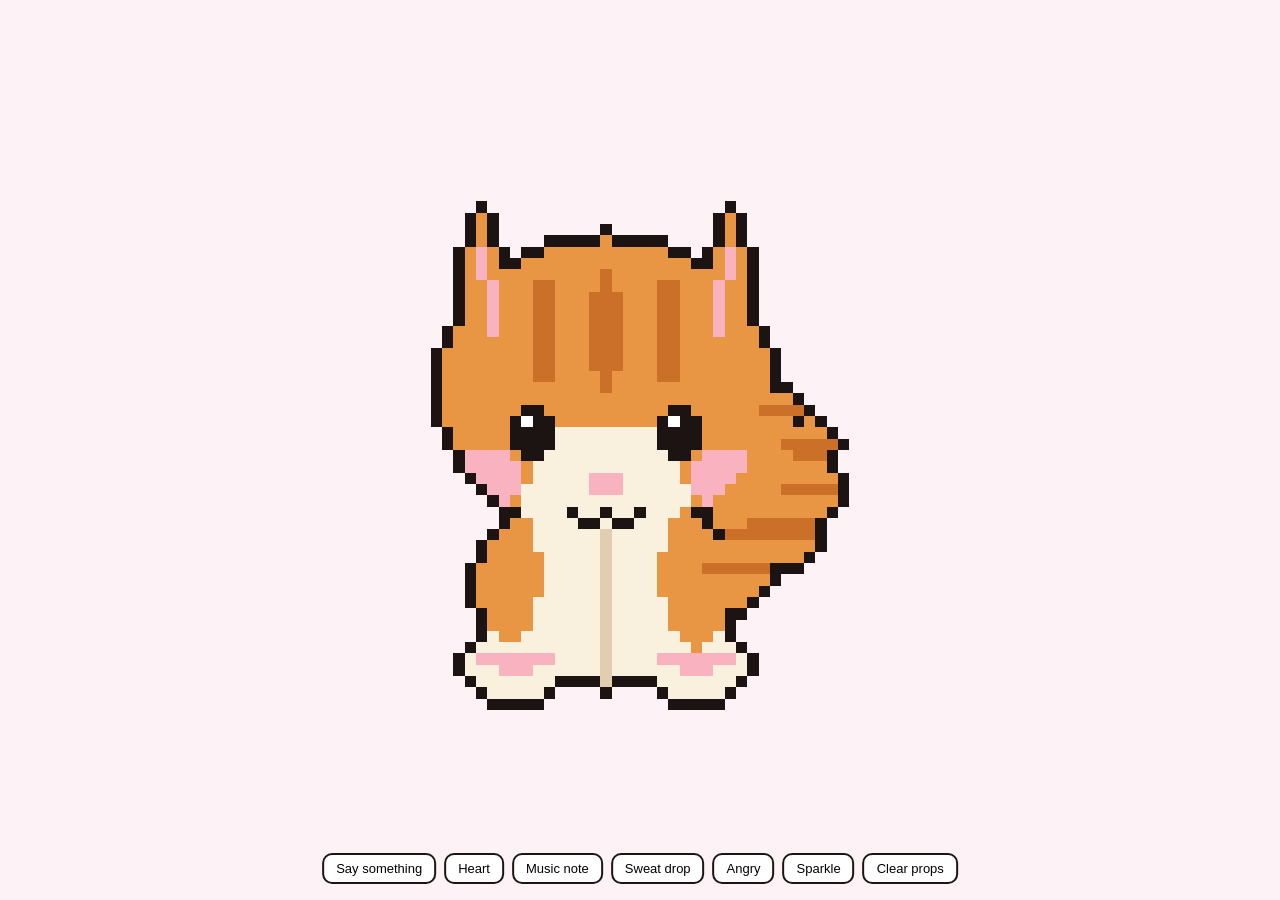
<file: web/index.html>
<!doctype html>
<html lang="en">
<head>
<meta charset="utf-8">
<meta name="viewport" content="width=device-width, initial-scale=1">
<title>Mochi rig preview</title>
<link rel="stylesheet" href="styles.css">
</head>
<body>

<div class="stage">
  <div class="speech-bubble" id="bubble">
    <span id="bubble-text"></span>
    <span class="bubble-tail-fill-1"></span>
    <span class="bubble-tail-fill-2"></span>
  </div>

  <div class="mochi" id="mochi">
    <img src="../assets/mochi-base.svg" alt="Mochi">

    <!-- emotion props: hidden until mochi.js adds "show" -->
    <div class="prop" data-prop="heart">
      <svg viewBox="0 0 9 8"><path d="M2 0H4V1H2z M5 0H7V1H5z M1 1H2V2H1z M4 1H5V2H4z M7 1H8V2H7z M0 2H1V3H0z M8 2H9V3H8z M0 3H9V4H0z M1 4H8V5H1z M2 5H7V6H2z M3 6H6V7H3z M4 7H5V8H4z" fill="#c42828"/></svg>
    </div>

    <div class="prop" data-prop="music">
      <svg viewBox="0 0 10 14"><path d="M6 0H7V9H6z M7 1H9V2H7z M9 2H10V3H9z M3 9H7V10H3z M2 10H4V13H2z M0 11H2V13H0z M0 13H4V14H0z" fill="#3a2c28"/></svg>
    </div>

    <div class="prop" data-prop="sweat">
      <svg viewBox="0 0 6 9"><path d="M2 0H4V1H2z M1 1H5V2H1z M1 2H5V4H1z M0 4H6V6H0z M0 6H6V7H0z M1 7H5V8H1z M2 8H4V9H2z" fill="#7ec8e3"/></svg>
    </div>

    <div class="prop" data-prop="angry">
      <svg viewBox="0 0 9 9"><path d="M4 0H5V4H4z M4 5H5V9H4z M0 4H4V5H0z M5 4H9V5H5z" stroke="#c42828" stroke-width="1.4" fill="none"/></svg>
    </div>

    <div class="prop" data-prop="sparkle">
      <svg viewBox="0 0 9 9"><path d="M4 0H5V3H4z M4 6H5V9H4z M0 4H3V5H0z M6 4H9V5H6z M2 2H3V3H2z M6 6H7V7H6z M6 2H7V3H6z M2 6H3V7H2z" fill="#ffd54a"/></svg>
    </div>
  </div>
</div>

<div class="controls">
  <button data-action="say">Say something</button>
  <button data-action="prop" data-prop="heart">Heart</button>
  <button data-action="prop" data-prop="music">Music note</button>
  <button data-action="prop" data-prop="sweat">Sweat drop</button>
  <button data-action="prop" data-prop="angry">Angry</button>
  <button data-action="prop" data-prop="sparkle">Sparkle</button>
  <button data-action="clear">Clear props</button>
</div>

<script src="mochi.js"></script>
</body>
</html>
</file>
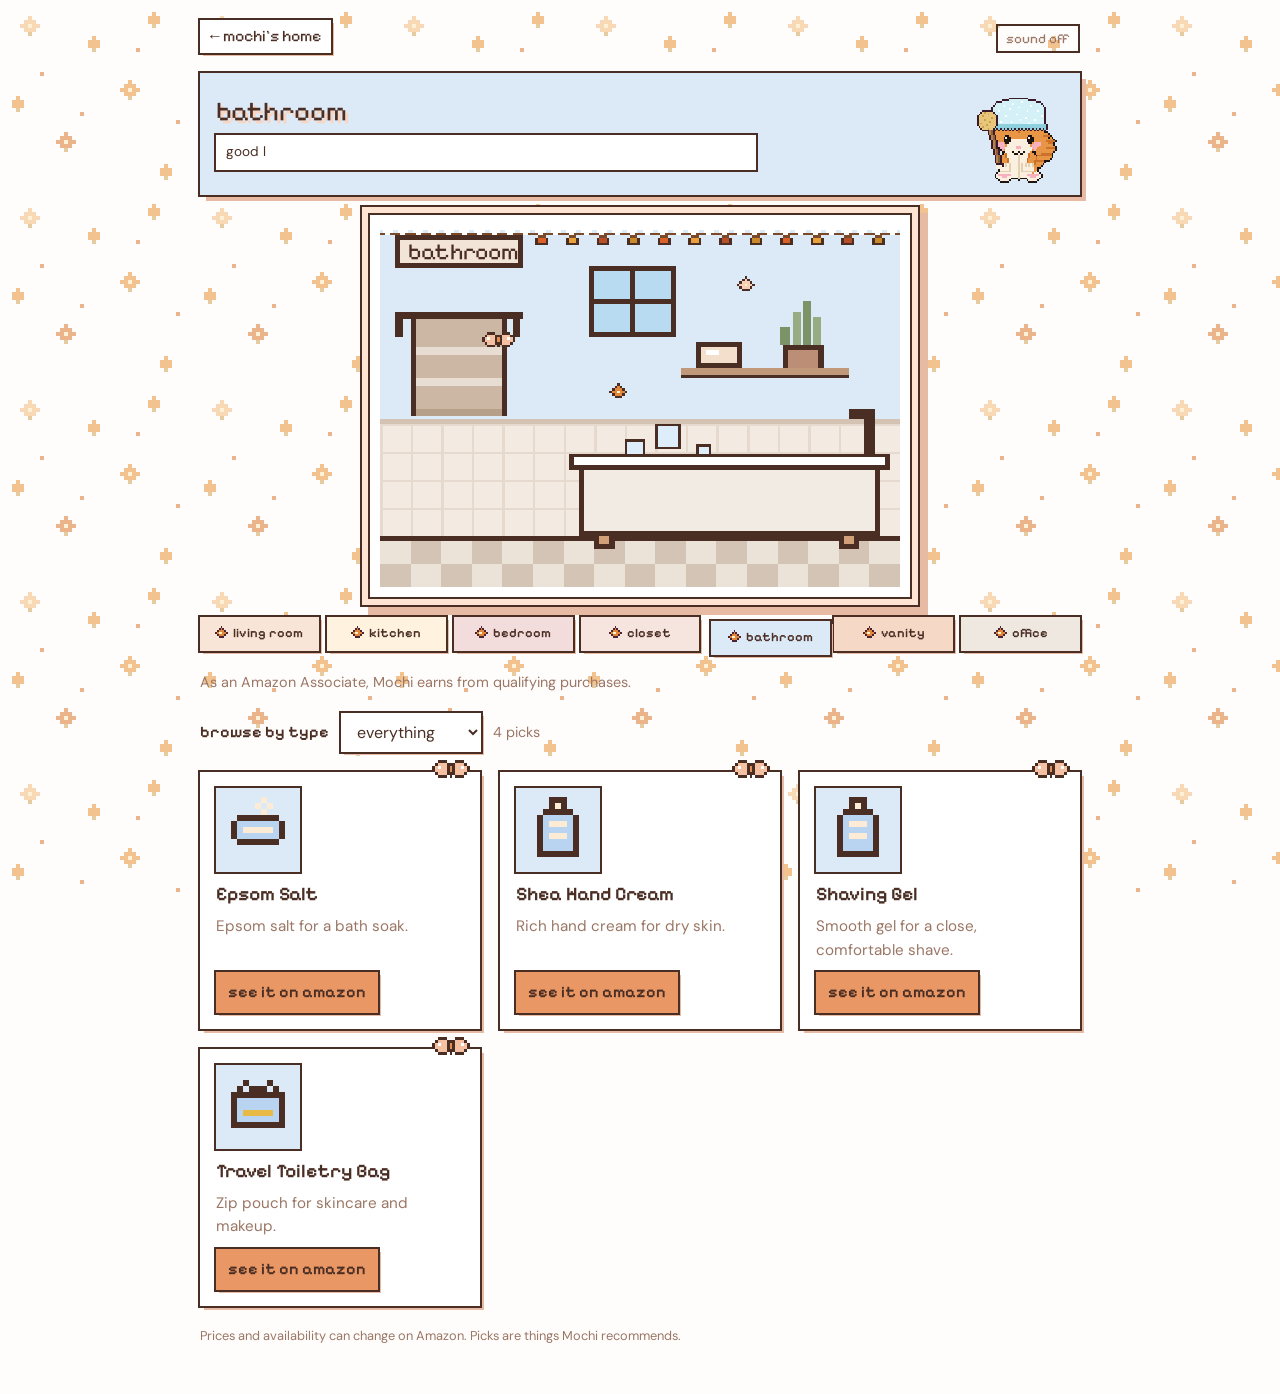
<file: bathroom.html>
<!doctype html>
<html lang="en"><head><meta charset="utf-8"><meta name="viewport" content="width=device-width,initial-scale=1,viewport-fit=cover">
<title>Mochi's Room</title>
<link rel="preconnect" href="https://fonts.googleapis.com"><link rel="preconnect" href="https://fonts.gstatic.com" crossorigin><link href="https://fonts.googleapis.com/css2?family=DM+Sans:wght@400;500;700&family=Parisienne&family=Pixelify+Sans:wght@400;600&display=swap" rel="stylesheet">
<style>
/* coquette: blush, cream, ribbon rose, cherry, soft wine outlines */
:root{
  --bg:#FFFDFC; --fg:#4A2E24; --muted:#9A7665; --card:#FFFFFF;
  --line:#4A2E24; --shadow:#E7BBA3; --wall:#4A2E24;
  --accent:#E89765; --stage:#FFFFFF; --gingham:rgba(246,193,166,.30); --chip:#FFE9DD;
  --living:#F9E5D8; --kitchen:#FFF3E0; --bath:#DCEAF8; --vanity:#F6D8C6; --bed:#F3DDDC; --office:#EFE8E1; --closet:#F6E4DE;
  --room:#F9E5D8;
  color-scheme:light;
}
[data-room="living"]{--room:var(--living)}
[data-room="closet"]{--room:var(--closet)}
[data-room="kitchen"]{--room:var(--kitchen)}
[data-room="bath"]{--room:var(--bath)}
[data-room="vanity"]{--room:var(--vanity)}
[data-room="bed"]{--room:var(--bed)}
[data-room="office"]{--room:var(--office)}

*{box-sizing:border-box}
body{margin:0;background-color:var(--bg);background-attachment:fixed;background-size:192px 192px;color:var(--fg);font:400 16px/1.55 'DM Sans',system-ui,sans-serif;padding-inline:16px;padding-block:20px 48px}
.wrap{max-width:880px;margin-inline:auto;display:flex;flex-direction:column;gap:30px}
h1,h2,.px{font-family:'Pixelify Sans','Courier New',monospace;font-weight:600;margin:0;text-wrap:balance}
h1{font-size:clamp(2rem,6vw,3rem);line-height:1.05;text-shadow:3px 3px 0 #F9D5C1;display:flex;align-items:center;gap:12px;flex-wrap:wrap}
h2{font-size:1.2rem;line-height:1.2}
p{margin:0}
a{color:inherit}
a:focus-visible,button:focus-visible{outline:3px solid var(--accent);outline-offset:3px}
.sub{font-family:'Parisienne','Snell Roundhand',cursive;font-size:1.55rem;line-height:1.25;color:var(--accent);margin-top:6px;max-width:34ch}
.mast{display:flex;flex-direction:column}

.stage{position:relative;max-width:960px;width:100%;margin-inline:auto;background:var(--stage);padding:10px;box-shadow:0 0 0 2px var(--line),0 0 0 8px #FFE3D3,0 0 0 10px var(--line),8px 8px 0 10px var(--shadow)}
.scene{position:relative;line-height:0}
.scene svg{display:block;width:100%;height:auto}
.scene .w{fill:var(--wall)}
.plq{font-family:'Pixelify Sans',monospace;font-size:9px;fill:#4A2E24}
.item{cursor:pointer;transition:transform .12s steps(2);transform-box:fill-box}
.item:hover,.item:focus-visible{transform:translateY(-2px);filter:brightness(1.08)}
.item:focus-visible{outline:none}
.mochi{position:absolute;width:10.714%;cursor:pointer;transition:left .85s cubic-bezier(.4,0,.2,1),top .85s cubic-bezier(.4,0,.2,1)}
.mw{position:relative;animation:bob 2.4s steps(1) infinite}
.mw img{display:block;width:100%;height:auto;image-rendering:pixelated}
.acc{position:absolute;left:0;top:0;width:100%;height:100%;overflow:visible;pointer-events:none}
.mochi.hop .mw,.heromochi.hop .mw{animation:hop .85s ease-out}
.mochi:focus-visible,.heromochi:focus-visible{outline:3px solid var(--accent);outline-offset:4px}
.heromochi{cursor:pointer;width:135px;padding-top:30px}
.cloud{animation:drift linear infinite}
@keyframes drift{from{transform:translateX(0)}to{transform:translateX(var(--d))}}
.bulb{animation:twinkle 2.4s steps(1) infinite}
.b1{animation-delay:-.8s}.b2{animation-delay:-1.6s}
@keyframes twinkle{0%,100%{opacity:1}50%{opacity:.35}}
@keyframes bob{0%,100%{transform:translateY(0)}50%{transform:translateY(-2.5%)}}
@keyframes hop{0%{transform:translateY(0)}40%{transform:translateY(-28%)}100%{transform:translateY(0)}}

.bubble{max-width:960px;width:100%;margin-inline:auto;background:var(--card);padding:12px 14px;box-shadow:0 0 0 2px var(--line),4px 4px 0 var(--shadow);display:grid;grid-template-columns:1fr auto;gap:2px 12px;align-items:start;min-height:5.2rem}
.who{grid-column:1/-1;font-family:'Pixelify Sans',monospace;font-size:.8rem;letter-spacing:.12em;text-transform:uppercase;color:var(--accent)}
.bubble p{min-width:0;font-size:1.05rem;min-height:3.1em}
.snd{font:inherit;font-family:'Pixelify Sans',monospace;font-size:.85rem;background:transparent;color:var(--muted);border:2px solid var(--line);padding:2px 8px;cursor:pointer;align-self:end}
.snd[aria-pressed="true"]{background:var(--chip);color:var(--fg)}

.disclosure{max-width:960px;width:100%;margin-inline:auto;font-size:.9rem;color:var(--muted)}
.rooms{max-width:960px;width:100%;margin-inline:auto;display:grid;grid-template-columns:repeat(3,minmax(0,1fr));gap:12px}
.rbtn{display:block;text-align:center;text-decoration:none;font-family:'Pixelify Sans',monospace;font-weight:600;font-size:1.1rem;padding:12px 8px;background:var(--room);color:var(--fg);box-shadow:0 0 0 2px var(--line),4px 4px 0 var(--shadow);transition:transform .1s steps(2),box-shadow .1s steps(2)}
.rbtn:hover{transform:translate(2px,2px);box-shadow:0 0 0 2px var(--line),2px 2px 0 var(--shadow)}
.rbtn[aria-current="page"]{transform:translate(4px,4px);box-shadow:0 0 0 2px var(--line);}
.foot{max-width:960px;width:100%;margin-inline:auto;font-size:.8rem;color:var(--muted)}

/* room pages */
.back{align-self:flex-start;font-family:'Pixelify Sans',monospace;font-size:1rem;text-decoration:none;padding:4px 10px;background:var(--card);box-shadow:0 0 0 2px var(--line),3px 3px 0 var(--shadow)}
.back:hover{transform:translate(1px,1px)}
.hero{max-width:960px;width:100%;margin-inline:auto;background:var(--room);padding:20px;display:grid;grid-template-columns:minmax(0,1fr) auto;gap:16px;align-items:end;box-shadow:0 0 0 2px var(--line),6px 6px 0 var(--shadow)}
.hero .say{margin-top:12px;background:var(--card);padding:10px 12px;box-shadow:0 0 0 2px var(--line);min-height:3.4em;max-width:40ch}

.grid{max-width:960px;width:100%;margin:0 auto;padding:0;list-style:none;display:grid;grid-template-columns:repeat(auto-fill,minmax(min(100%,250px),1fr));gap:20px}
.card{min-width:0;background:var(--card);padding:16px;display:flex;flex-direction:column;gap:10px;box-shadow:0 0 0 2px var(--line),4px 4px 0 var(--shadow)}
.card:target{outline:3px dashed var(--accent);outline-offset:6px}
.tile{width:84px;height:84px;background:var(--room);display:grid;place-items:center;box-shadow:0 0 0 2px var(--line)}
.tile svg{width:66px;height:66px;display:block;shape-rendering:crispEdges}
.card p{color:var(--muted);font-size:.95rem}
.chips{display:flex;flex-wrap:wrap;gap:6px}
.chip{font-family:'Pixelify Sans',monospace;font-size:.75rem;letter-spacing:.08em;text-transform:uppercase;background:var(--chip);padding:1px 8px;box-shadow:0 0 0 2px var(--line)}
.buy{margin-top:auto;align-self:flex-start;font-family:'Pixelify Sans',monospace;font-weight:600;text-decoration:none;padding:8px 12px;background:var(--accent);color:#4A2E24;box-shadow:0 0 0 2px var(--line),3px 3px 0 var(--shadow)}
.buy:hover{transform:translate(1px,1px)}

@media (max-width:620px){
  .rooms{grid-template-columns:repeat(2,minmax(0,1fr))}
  .hero{grid-template-columns:minmax(0,1fr);}
  .heromochi{width:108px;order:-1}
  .stage{padding:6px}
}
@media (prefers-reduced-motion:reduce){
  .mochi,.mw,.cloud,.bulb,.item,.rbtn{transition:none!important;animation:none!important}
}

.roomlink{cursor:pointer}
.roomlink:hover,.roomlink:focus-visible{filter:brightness(1.06)}
.roomlink:focus-visible{outline:none}
.room-stage{max-width:540px;margin-inline:auto}
.room-stage svg{display:block;width:100%;height:auto}
.filter{max-width:960px;width:100%;margin-inline:auto;display:flex;flex-wrap:wrap;align-items:center;gap:8px 12px}
.filter label{font-family:'Pixelify Sans',monospace;font-weight:600}
.filter select{font:inherit;min-width:0;max-width:100%;padding:8px 12px;background:var(--card);color:var(--fg);border:0;border-radius:0;box-shadow:0 0 0 2px var(--line),3px 3px 0 var(--shadow)}
.count{color:var(--muted);font-size:.9rem}

#iris{position:fixed;inset:0;z-index:9999;pointer-events:all;background:#4A2E24}
#iris.off{display:none}
.intro .rooms,.intro .disclosure,.intro .foot{display:none}
.bubble.clickable{cursor:pointer}
.bubble.clickable:hover{transform:translate(1px,1px)}
.next{display:inline-block;color:var(--accent);animation:blink 1s steps(2) infinite}
.hint{grid-column:1/-1;font-family:'Pixelify Sans',monospace;font-size:.9rem;color:var(--accent);letter-spacing:.06em;animation:blink 1.2s steps(2) infinite}
@keyframes blink{50%{opacity:.25}}
.door{cursor:pointer}
.door:focus-visible{outline:none}
.door:focus-visible .doorglow,.door:hover .doorglow{opacity:1}
.doorglow{opacity:0}
.arrow{opacity:0}
.door.pulse .arrow{opacity:1;animation:arrowbob .9s steps(2) infinite}
.door.pulse .doorglow{opacity:1;animation:blink 1.1s steps(2) infinite}
@keyframes arrowbob{50%{transform:translateY(4px)}}
.smoke{animation:rise 4s steps(8) infinite;transform-box:fill-box}
@keyframes rise{from{transform:translate(0,0);opacity:.9}to{transform:translate(10px,-30px);opacity:0}}
.toprow{max-width:960px;width:100%;margin-inline:auto;display:flex;justify-content:space-between;align-items:center;gap:12px}
@media (prefers-reduced-motion:reduce){.next,.hint,.smoke,.door.pulse .arrow,.door.pulse .doorglow{animation:none!important}}
.next[hidden],.hint[hidden]{display:none!important}

.card{position:relative}
.bubble{box-shadow:0 0 0 2px var(--line),0 0 0 6px #FFE3D3,0 0 0 8px var(--line)}
.who::before{content:"\2661 "}
#iris,#iris.off{background:#3A231B}
#iris.off{display:none}

.mast{align-items:center;text-align:center;padding-top:6px}
.mast h1{justify-content:center;font-weight:400;font-size:clamp(2.4rem,8vw,4rem);letter-spacing:.02em;text-shadow:2px 2px 0 #F9D5C1}
.hero h1{font-weight:400}


.bgf{position:fixed;inset:0;width:100%;height:100%;z-index:-1;pointer-events:none}
.pbow{display:block;width:52px;height:24px}
.pheart{display:inline-block;width:18px;height:16px;margin-right:8px;vertical-align:-2px}
.tb{display:inline-flex}.tb.l{transform:none}
.cb{position:absolute;top:-17px;z-index:2;line-height:0}
.cb.l{left:-14px;transform:rotate(-14deg)}.cb.r{right:-14px;transform:rotate(14deg)}
.cardbow{position:absolute;top:-12px;right:10px;width:38px;line-height:0}
.cardbow .pbow{width:38px;height:18px}
/* compact room pages */
body[data-room] .wrap{gap:20px}
body[data-room] .hero{padding:12px 16px;gap:12px;align-items:center;max-width:960px}
body[data-room] .hero h1{font-size:1.7rem;line-height:1.1}
body[data-room] .hero p{font-size:.85rem;margin:2px 0 0}
body[data-room] .hero .say{max-width:60ch;margin-top:8px;padding:6px 10px;min-height:2.6em;font-size:.85rem}
body[data-room] .heromochi{width:80px;padding-top:18px}
body[data-room] .rooms{max-width:960px;gap:8px;grid-template-columns:repeat(6,minmax(0,1fr))}
body[data-room] .rbtn{font-size:.85rem;padding:7px 6px;box-shadow:0 0 0 2px var(--line),3px 3px 0 var(--shadow)}
body[data-room] .pheart{width:13px;height:12px;margin-right:5px;vertical-align:-1px}
@media (max-width:620px){
  body[data-room] .hero{grid-template-columns:minmax(0,1fr) auto}
  body[data-room] .heromochi{width:70px;order:0}
  body[data-room] .rooms{grid-template-columns:repeat(3,minmax(0,1fr))}
  body[data-room] .rbtn{font-size:.75rem;padding:6px 2px}
  body[data-room] .pheart{display:none}
}

.tile img{width:100%;height:100%;object-fit:contain;display:block}
.rooms{grid-template-columns:repeat(4,minmax(0,1fr))}
body[data-room] .rooms{grid-template-columns:repeat(7,minmax(0,1fr))}
@media (max-width:620px){
  .rooms{grid-template-columns:repeat(2,minmax(0,1fr))}
  body[data-room] .rooms{grid-template-columns:repeat(4,minmax(0,1fr))}
}
body[data-room] .rbtn{white-space:nowrap;font-size:.8rem;padding:7px 2px}
@media (max-width:620px){body[data-room] .rbtn{font-size:.68rem}}

.fall{transform-box:fill-box;animation:fallleaf 12s linear infinite;opacity:.95}
@keyframes fallleaf{0%{transform:translate(0,-12px) rotate(0deg)}50%{transform:translate(calc(var(--sx,24px)*.5),150px) rotate(140deg)}100%{transform:translate(var(--sx,24px),312px) rotate(300deg)}}
@media (prefers-reduced-motion:reduce){.fall{animation:none!important;display:none}}

</style></head>
<body data-room="bath">
<div id="iris" class="black" aria-hidden="true"></div>
<div class="wrap">
<div class="toprow"><a class="back" href="index.html">&larr; mochi's home</a><button id="snd" class="snd" type="button" aria-pressed="false">sound off</button></div>
<section class="hero" id="hero"></section>
<div class="stage room-stage" id="rscene"></div>
<nav class="rooms" id="rooms" aria-label="Rooms"></nav>
<p class="disclosure" id="disc"></p>
<div class="filter"><label for="cat">browse by type</label><select id="cat"></select><span class="count" id="count"></span></div>
<ul class="grid" id="grid"></ul>
<p class="foot">Prices and availability can change on Amazon. Picks are things Mochi recommends.</p>
</div>
<script>
/* EDIT ME: rooms, disclosure and products live here. */
const DISCLOSURE = "As an Amazon Associate, Mochi earns from qualifying purchases.";
const MOCHI_SRC = "[data-uri]";

const ROOMS = [
  { key: "living", label: "living room", page: "living-room.html", blurb: "where i lie down and judge things." },
  { key: "kitchen", label: "kitchen", page: "kitchen.html", blurb: "snacks happen here." },
  { key: "bed", label: "bedroom", page: "bedroom.html", blurb: "where i recharge. please knock." },
  { key: "closet", label: "closet", page: "closet.html", blurb: "where the outfits start." },
  { key: "bath", label: "bathroom", page: "bathroom.html", blurb: "where i think about everything." },
  { key: "vanity", label: "vanity", page: "vanity.html", blurb: "the good stuff. do not touch." },
  { key: "office", label: "office", page: "office.html", blurb: "where i pretend to be productive." }
];

/* badge: null | "tried" (Casey tried it) | "top" (top rated on Amazon). sample:true shows a SAMPLE chip; delete it for real picks. */
const PRODUCTS = [
  { id: "candle", cat: "candles", room: "living", icon: "candle", name: "Scented Candle", url: "https://link.amazon/B05nwPFmv", img: "", badge: null, desc: "A scented candle for a cozy room." },
  { id: "cap", cat: "accessories", room: "closet", icon: "cap", name: "Baseball Cap", url: "https://link.amazon/B047MskKj", img: "", badge: null, desc: "An easy everyday baseball cap." },
  { id: "jewelry", cat: "accessories", room: "closet", icon: "stand", name: "Jewelry Stand", url: "https://link.amazon/B05nusiWz", img: "", badge: null, desc: "Keeps necklaces and rings in one place." },
  { id: "packing", cat: "travel", room: "closet", icon: "bag", name: "Packing Cubes", url: "https://link.amazon/B00WSvhkz", img: "", badge: null, desc: "Zip cubes that keep a suitcase organized." },
  { id: "owala", cat: "drinkware", room: "kitchen", icon: "bottle", name: "Owala Water Bottle", url: "https://link.amazon/B08jBJAdm", img: "", badge: null, desc: "Insulated bottle with a built-in straw." },
  { id: "stanley", cat: "drinkware", room: "kitchen", icon: "mug", name: "Stanley Tumbler", url: "https://link.amazon/B00p7afd3", img: "", badge: null, desc: "Big insulated tumbler with a handle." },
  { id: "icedcup", cat: "drinkware", room: "kitchen", icon: "mug", name: "Iced Coffee Tumbler", url: "https://link.amazon/B08IMIJKH", img: "", badge: null, desc: "Insulated cup with a lid and straw." },
  { id: "straws", cat: "drinkware", room: "kitchen", icon: "bottle", name: "Glass Straws", url: "https://link.amazon/B0igUAwhQ", img: "", badge: null, desc: "Reusable straws that are easy to clean." },
  { id: "containers", cat: "storage", room: "kitchen", icon: "jar", name: "Glass Food Containers", url: "https://link.amazon/B04ldrM1S", img: "", badge: null, desc: "Glass containers for meal prep and leftovers." },
  { id: "pillowcase", cat: "bedding", room: "bed", icon: "pillow", name: "Satin Pillowcase", url: "https://link.amazon/B07qsYAM9", img: "", badge: null, desc: "Smooth on hair and skin." },
  { id: "throw", cat: "bedding", room: "bed", icon: "blanket", name: "Checkered Plush Throw", url: "https://link.amazon/B01PPnVEP", img: "", badge: null, desc: "Thick, textured throw blanket." },
  { id: "sleepmask", cat: "sleep", room: "bed", icon: "mask", name: "Silk Sleep Mask", url: "https://link.amazon/B0d52yVRX", img: "", badge: null, desc: "Blocks light for sleep and naps." },
  { id: "pillowspray", cat: "sleep", room: "bed", icon: "bottle", name: "Deep Sleep Pillow Spray", url: "https://link.amazon/B0gwaJXV2", img: "", badge: null, desc: "Calming mist for your bedding." },
  { id: "clock", cat: "sleep", room: "bed", icon: "lamp", name: "Sunrise Alarm Clock", url: "https://link.amazon/B05kf45F0", img: "", badge: null, desc: "Wakes you up with gradual light." },
  { id: "earplugs", cat: "sleep", room: "bed", icon: "jar", name: "Soft Silicone Earplugs", url: "https://link.amazon/B048c5ont", img: "", badge: null, desc: "Reusable earplugs for quieter sleep." },
  { id: "pjs", cat: "sleepwear", room: "bed", icon: "blanket", name: "Satin Pajama Set", url: "https://link.amazon/B0f7kVMbH", img: "", badge: null, desc: "Soft satin pajama set." },
  { id: "slippers", cat: "sleepwear", room: "bed", icon: "sock", name: "Fluffy Slippers", url: "https://link.amazon/B08rEE29Q", img: "", badge: null, desc: "Fluffy slip-on slippers." },
  { id: "socks", cat: "sleepwear", room: "bed", icon: "sock", name: "Cozy Fluffy Socks", url: "https://link.amazon/B035xqYCB", img: "", badge: null, desc: "Warm, fuzzy socks." },
  { id: "bedlamp", cat: "lighting", room: "bed", icon: "lamp", name: "Dimmable Bedside Lamp", url: "https://link.amazon/B03HcJcoL", img: "", badge: null, desc: "Dimmable lamp for the nightstand." },
  { id: "whale", cat: "comfort", room: "bed", icon: "pillow", name: "Weighted Warmie Whale", url: "https://link.amazon/B0iizKmUr", img: "", badge: null, desc: "Weighted plush for comfort and warmth." },
  { id: "epsom", cat: "bath", room: "bath", icon: "soap", name: "Epsom Salt", url: "https://link.amazon/B06LjchC6", img: "", badge: null, desc: "Epsom salt for a bath soak." },
  { id: "handcream", cat: "skin care", room: "bath", icon: "bottle", name: "Shea Hand Cream", url: "https://link.amazon/B0em5CJIc", img: "", badge: null, desc: "Rich hand cream for dry skin." },
  { id: "shavegel", cat: "body care", room: "bath", icon: "bottle", name: "Shaving Gel", url: "https://link.amazon/B0gqng3BG", img: "", badge: null, desc: "Smooth gel for a close, comfortable shave." },
  { id: "toiletry", cat: "storage", room: "bath", icon: "bag", name: "Travel Toiletry Bag", url: "https://link.amazon/B04q8L3Vw", img: "", badge: null, desc: "Zip pouch for skincare and makeup." },
  { id: "lipbalm", cat: "lips", room: "vanity", icon: "gloss", name: "Lip Treatment", url: "https://link.amazon/B0a06jIpp", img: "", badge: null, desc: "Treatment for dry lips." },
  { id: "eadem", cat: "lips", room: "vanity", icon: "gloss", name: "Eadem Lip Gloss", url: "https://link.amazon/B08N2QY0b", img: "", badge: null, desc: "Glossy lip color from Eadem." },
  { id: "lipmask", cat: "lips", room: "vanity", icon: "gloss", name: "Lip Sleeping Mask", url: "https://link.amazon/B0ceZU0EE", img: "", badge: null, desc: "Overnight mask for soft lips." },
  { id: "lipliner", cat: "lips", room: "vanity", icon: "gloss", name: "Lip Liner", url: "https://link.amazon/B0iMAcD4O", img: "", badge: null, desc: "Defines and shapes the lip." },
  { id: "primer1", cat: "face", room: "vanity", icon: "bottle", name: "Primer 1", url: "https://link.amazon/B0hwZlssQ", img: "", badge: null, desc: "Preps skin for makeup." },
  { id: "primer2", cat: "face", room: "vanity", icon: "bottle", name: "Primer 2", url: "https://link.amazon/B00Xpi4OZ", img: "", badge: null, desc: "Preps skin for makeup." },
  { id: "mascara", cat: "eyes", room: "vanity", icon: "brush", name: "Mascara", url: "https://link.amazon/B0jdnUCU2", img: "", badge: null, desc: "Mascara for lashes." },
  { id: "remover1", cat: "skin care", room: "vanity", icon: "bottle", name: "Makeup Remover 1", url: "https://link.amazon/B06AvRcOQ", img: "", badge: null, desc: "Takes off makeup at the end of the day." },
  { id: "kosas", cat: "face", room: "vanity", icon: "gloss", name: "Kosas Concealer", url: "https://link.amazon/B09KFsDzW", img: "", badge: null, desc: "Concealer from Kosas for coverage and a natural finish." },
  { id: "niacinamide", cat: "skin care", room: "vanity", icon: "bottle", name: "Niacinamide Serum", url: "https://link.amazon/B0iBOPvIL", img: "", badge: null, desc: "Serum for oil and pores." },
  { id: "clawclip", cat: "hair", room: "vanity", icon: "brush", name: "Hair Claw Clip", url: "https://link.amazon/B0hcVecvK", img: "", badge: null, desc: "Quick, easy updos." },
  { id: "journal", cat: "stationery", room: "office", icon: "notebook", name: "Five Minute Journal", url: "https://link.amazon/B05pcVdG1", img: "", badge: null, desc: "Short daily prompts for morning and night." },
  { id: "pens", cat: "stationery", room: "office", icon: "pen", name: "Pens", url: "https://link.amazon/B00tTOjV0", img: "", badge: null, desc: "Smooth pens for journaling." }
];

/* 11x11 pixel icons. o outline, a room accent, b light, c cream, y gold, g green, h dark green */
const ICONS = {
  cap: ["...........","...ooooo...","..oaaaaao..",".oaaaaaaao.",".oabaaaaao.",".oaaaaaaao.","ooooooooooo","oaaaaaaaaoo",".ooooooooo.","...........","..........."],
  stand: ["..ooooooo..","..y..y..y..","..y..y..y..","..y..o..y..",".....o.....",".....o.....",".....o.....","..ooooooo..",".oaaaaaaao.","..ooooooo..","..........."],
  pen: ["...........","........o..","......ooyo.",".....ooyo..","....ooyo...","...ooyo....","..ooyo.....",".ooao......",".oao.......","..o........","..........."],
  bottle: ["....ooo....","....obo....","...ooooo...","..oaaaaao..","..oabbbao..","..oaaaaao..","..oabbbao..","..oaaaaao..","..oaaaaao..","..ooooooo..","..........."],
  bag: ["...........","...o...o...","..o.ooo.o..",".ooooooooo.",".oaaaaaaao.",".oaaaaaaao.",".oayyyyyao.",".oaaaaaaao.",".ooooooooo.","...........","..........."],
  mask: ["...........","...........",".ooooooooo.","oaaaaaaaaao","oabbaaabbao","oaaaaaaaaao",".ooooooooo.","...........","...........","...........","..........."],
  sock: ["..ooooo....","..obbbo....","..oaaao....","..oaaao....","..oaaao....","..oaaaooo..","..oaaaaaao.","..oaaaaaao.","...ooooooo.","...........","..........."],
  jar: ["...........","...ooooo...","...obbbo...","..ooooooo..","..oaaaaao..","..oabbbao..","..oaaaaao..","..oaaaaao..","..ooooooo..","...........","..........."],
  pillow: ["...........",".ooooooooo.","oaaaaaaaaao","oabbbbbbbao","oabbbbbbbao","oabbbbbbbao","oaaaaaaaaao",".ooooooooo.","...........","...........","..........."],
  notebook: ["..ooooooo..","..oaaaaao..","..oabbbao.o","..oabbbao.o","..oaaaaao.o","..oaaaaao.o","..oaaaaao.o","..oaaaaao..","..ooooooo..","...........","..........."],
  lamp: ["...ooooo...","..oyyyyyo..",".oyyyyyyyo.",".ooooooooo.",".....o.....",".....o.....",".....o.....",".....o.....","...ooooo...","..ooooooo..","..........."],
  plant: ["..g..h..g..","..gg.h.gg..","...ggggg...","....ggg....",".....h.....","..ooooooo..","..oaaaaao..","..oaaaaao..","...oaaao...","...ooooo...","..........."],
  blanket: ["...........","ooooooooooo","oaaaaaaaaao","obbbbbbbbbo","oaaaaaaaaao","obbbbbbbbbo","oaaaaaaaaao","ooooooooooo","o.o.o.o.o.o","...........","..........."],
  candle: [".....y.....","....yyy....",".....o.....","...ooooo...","...occco...","...occco...","...oaaao...","...oaaao...","...ooooo...","...........","..........."],
  mug: ["...b.b.....","....b.b....",".ooooooo...",".oaaaaaooo.",".oaaaaao.o.",".oaaaaao.o.",".oaaaaaooo.",".oaaaaao...","..ooooo....","...........","..........."],
  pan: ["...........","..ooooo....",".oaaaaao...","oaaaaaaaooo","oaaaaaaaoyo","oaaaaaaaooo",".oaaaaao...","..ooooo....","...........","...........","..........."],
  kettle: [".....o.....","....ooo....","...ooooo...","..oaaaaao..","ooaaaaaaaoo","o.oaaaaao.o","..oaaaaao.o","..ooooooo..","...........","...........","..........."],
  soap: ["......b....",".....b.b...","......b....","..ooooooo..",".oaaaaaaao.",".oabbbbbao.",".oaaaaaaao.","..ooooooo..","...........","...........","..........."],
  towel: ["yyyyyyyyyyy",".oaaaaaaao.",".obbbbbbbo.",".oaaaaaaao.",".obbbbbbbo.",".oaaaaaaao.",".obbbbbbbo.",".ooooooooo.","...........","...........","..........."],
  gloss: ["....ooo....","...oyyyo...","...oyyyo...","...ooooo...","...oaaao...","...oaaao...","...oaaao...","...oaaao...","...oaaao...","...ooooo...","..........."],
  mirror: ["...ooooo...","..obbbbbo..",".obbcbbbbo.",".obbbbbbbo.",".obbbbbbbo.","..obbbbbo..","...ooooo...",".....o.....",".....o.....","....ooo....","..........."],
  brush: ["....aaa....","...aaaaa...","...aaaaa...","....ooo....","....ooo....",".....y.....",".....y.....",".....y.....",".....y.....","....yyy....","..........."],
  compact: ["..ooooooo..",".oaaaaaaao.","oaabbbbbaao","oabbbbbbbao","oabbbbbbbao","oaabbbbbaao",".oaaaaaaao.","..ooooooo..","...........","...........","..........."]
};
const ICON_COLORS = { o: "#4A2E24", b: "#FCECD6", c: "#FCECD6", y: "#E8B943", g: "#7EBB60", h: "#639A4B" };

function iconSVG(name, accent) {
  const g = ICONS[name] || ICONS.candle;
  let r = "";
  g.forEach((row, y) => {
    for (let x = 0; x < 11; x++) {
      const c = row[x];
      if (!c || c === ".") continue;
      const f = c === "a" ? accent : ICON_COLORS[c];
      if (f) r += `<rect x="${x}" y="${y}" width="1" height="1" fill="${f}"/>`;
    }
  });
  return `<svg viewBox="0 0 11 11" aria-hidden="true" shape-rendering="crispEdges">${r}</svg>`;
}

/* Mochi shared helpers: sprite + accessories, sound (animalese, meow, music), iris transitions. */
const ACC = {"kitchen": "<rect x=\"16\" y=\"-8\" width=\"1\" height=\"1\" fill=\"#3A1B28\"/><rect x=\"17\" y=\"-8\" width=\"1\" height=\"1\" fill=\"#3A1B28\"/><rect x=\"18\" y=\"-8\" width=\"1\" height=\"1\" fill=\"#3A1B28\"/><rect x=\"19\" y=\"-8\" width=\"1\" height=\"1\" fill=\"#3A1B28\"/><rect x=\"20\" y=\"-8\" width=\"1\" height=\"1\" fill=\"#3A1B28\"/><rect x=\"21\" y=\"-8\" width=\"1\" height=\"1\" fill=\"#3A1B28\"/><rect x=\"22\" y=\"-8\" width=\"1\" height=\"1\" fill=\"#3A1B28\"/><rect x=\"14\" y=\"-7\" width=\"1\" height=\"1\" fill=\"#3A1B28\"/><rect x=\"15\" y=\"-7\" width=\"1\" height=\"1\" fill=\"#3A1B28\"/><rect x=\"16\" y=\"-7\" width=\"1\" height=\"1\" fill=\"#FFFDF6\"/><rect x=\"17\" y=\"-7\" width=\"1\" height=\"1\" fill=\"#FFFDF6\"/><rect x=\"18\" y=\"-7\" width=\"1\" height=\"1\" fill=\"#FFFDF6\"/><rect x=\"19\" y=\"-7\" width=\"1\" height=\"1\" fill=\"#FFFDF6\"/><rect x=\"20\" y=\"-7\" width=\"1\" height=\"1\" fill=\"#FFFDF6\"/><rect x=\"21\" y=\"-7\" width=\"1\" height=\"1\" fill=\"#FFFDF6\"/><rect x=\"22\" y=\"-7\" width=\"1\" height=\"1\" fill=\"#FFFDF6\"/><rect x=\"23\" y=\"-7\" width=\"1\" height=\"1\" fill=\"#3A1B28\"/><rect x=\"24\" y=\"-7\" width=\"1\" height=\"1\" fill=\"#3A1B28\"/><rect x=\"13\" y=\"-6\" width=\"1\" height=\"1\" fill=\"#3A1B28\"/><rect x=\"14\" y=\"-6\" width=\"1\" height=\"1\" fill=\"#FFFDF6\"/><rect x=\"15\" y=\"-6\" width=\"1\" height=\"1\" fill=\"#FFFDF6\"/><rect x=\"16\" y=\"-6\" width=\"1\" height=\"1\" fill=\"#FFFDF6\"/><rect x=\"17\" y=\"-6\" width=\"1\" height=\"1\" fill=\"#FFFDF6\"/><rect x=\"18\" y=\"-6\" width=\"1\" height=\"1\" fill=\"#FFFDF6\"/><rect x=\"19\" y=\"-6\" width=\"1\" height=\"1\" fill=\"#FFFDF6\"/><rect x=\"20\" y=\"-6\" width=\"1\" height=\"1\" fill=\"#FFFDF6\"/><rect x=\"21\" y=\"-6\" width=\"1\" height=\"1\" fill=\"#FFFDF6\"/><rect x=\"22\" y=\"-6\" width=\"1\" height=\"1\" fill=\"#FFFDF6\"/><rect x=\"23\" y=\"-6\" width=\"1\" height=\"1\" fill=\"#FFFDF6\"/><rect x=\"24\" y=\"-6\" width=\"1\" height=\"1\" fill=\"#FFFDF6\"/><rect x=\"25\" y=\"-6\" width=\"1\" height=\"1\" fill=\"#3A1B28\"/><rect x=\"12\" y=\"-5\" width=\"1\" height=\"1\" fill=\"#3A1B28\"/><rect x=\"13\" y=\"-5\" width=\"1\" height=\"1\" fill=\"#FFFDF6\"/><rect x=\"14\" y=\"-5\" width=\"1\" height=\"1\" fill=\"#FFFDF6\"/><rect x=\"15\" y=\"-5\" width=\"1\" height=\"1\" fill=\"#FFFDF6\"/><rect x=\"16\" y=\"-5\" width=\"1\" height=\"1\" fill=\"#FFFDF6\"/><rect x=\"17\" y=\"-5\" width=\"1\" height=\"1\" fill=\"#FFFDF6\"/><rect x=\"18\" y=\"-5\" width=\"1\" height=\"1\" fill=\"#FFFDF6\"/><rect x=\"19\" y=\"-5\" width=\"1\" height=\"1\" fill=\"#FFFDF6\"/><rect x=\"20\" y=\"-5\" width=\"1\" height=\"1\" fill=\"#FFFDF6\"/><rect x=\"21\" y=\"-5\" width=\"1\" height=\"1\" fill=\"#FFFDF6\"/><rect x=\"22\" y=\"-5\" width=\"1\" height=\"1\" fill=\"#FFFDF6\"/><rect x=\"23\" y=\"-5\" width=\"1\" height=\"1\" fill=\"#FFFDF6\"/><rect x=\"24\" y=\"-5\" width=\"1\" height=\"1\" fill=\"#FFFDF6\"/><rect x=\"25\" y=\"-5\" width=\"1\" height=\"1\" fill=\"#FFFDF6\"/><rect x=\"26\" y=\"-5\" width=\"1\" height=\"1\" fill=\"#3A1B28\"/><rect x=\"12\" y=\"-4\" width=\"1\" height=\"1\" fill=\"#3A1B28\"/><rect x=\"13\" y=\"-4\" width=\"1\" height=\"1\" fill=\"#FFFDF6\"/><rect x=\"14\" y=\"-4\" width=\"1\" height=\"1\" fill=\"#FFFDF6\"/><rect x=\"15\" y=\"-4\" width=\"1\" height=\"1\" fill=\"#FFFDF6\"/><rect x=\"16\" y=\"-4\" width=\"1\" height=\"1\" fill=\"#FFFDF6\"/><rect x=\"17\" y=\"-4\" width=\"1\" height=\"1\" fill=\"#E6DAC4\"/><rect x=\"18\" y=\"-4\" width=\"1\" height=\"1\" fill=\"#FFFDF6\"/><rect x=\"19\" y=\"-4\" width=\"1\" height=\"1\" fill=\"#FFFDF6\"/><rect x=\"20\" y=\"-4\" width=\"1\" height=\"1\" fill=\"#FFFDF6\"/><rect x=\"21\" y=\"-4\" width=\"1\" height=\"1\" fill=\"#E6DAC4\"/><rect x=\"22\" y=\"-4\" width=\"1\" height=\"1\" fill=\"#FFFDF6\"/><rect x=\"23\" y=\"-4\" width=\"1\" height=\"1\" fill=\"#FFFDF6\"/><rect x=\"24\" y=\"-4\" width=\"1\" height=\"1\" fill=\"#FFFDF6\"/><rect x=\"25\" y=\"-4\" width=\"1\" height=\"1\" fill=\"#FFFDF6\"/><rect x=\"26\" y=\"-4\" width=\"1\" height=\"1\" fill=\"#3A1B28\"/><rect x=\"12\" y=\"-3\" width=\"1\" height=\"1\" fill=\"#3A1B28\"/><rect x=\"13\" y=\"-3\" width=\"1\" height=\"1\" fill=\"#FFFDF6\"/><rect x=\"14\" y=\"-3\" width=\"1\" height=\"1\" fill=\"#FFFDF6\"/><rect x=\"15\" y=\"-3\" width=\"1\" height=\"1\" fill=\"#FFFDF6\"/><rect x=\"16\" y=\"-3\" width=\"1\" height=\"1\" fill=\"#FFFDF6\"/><rect x=\"17\" y=\"-3\" width=\"1\" height=\"1\" fill=\"#E6DAC4\"/><rect x=\"18\" y=\"-3\" width=\"1\" height=\"1\" fill=\"#FFFDF6\"/><rect x=\"19\" y=\"-3\" width=\"1\" height=\"1\" fill=\"#FFFDF6\"/><rect x=\"20\" y=\"-3\" width=\"1\" height=\"1\" fill=\"#FFFDF6\"/><rect x=\"21\" y=\"-3\" width=\"1\" height=\"1\" fill=\"#E6DAC4\"/><rect x=\"22\" y=\"-3\" width=\"1\" height=\"1\" fill=\"#FFFDF6\"/><rect x=\"23\" y=\"-3\" width=\"1\" height=\"1\" fill=\"#FFFDF6\"/><rect x=\"24\" y=\"-3\" width=\"1\" height=\"1\" fill=\"#FFFDF6\"/><rect x=\"25\" y=\"-3\" width=\"1\" height=\"1\" fill=\"#FFFDF6\"/><rect x=\"26\" y=\"-3\" width=\"1\" height=\"1\" fill=\"#3A1B28\"/><rect x=\"13\" y=\"-2\" width=\"1\" height=\"1\" fill=\"#3A1B28\"/><rect x=\"14\" y=\"-2\" width=\"1\" height=\"1\" fill=\"#FFFDF6\"/><rect x=\"15\" y=\"-2\" width=\"1\" height=\"1\" fill=\"#FFFDF6\"/><rect x=\"16\" y=\"-2\" width=\"1\" height=\"1\" fill=\"#FFFDF6\"/><rect x=\"17\" y=\"-2\" width=\"1\" height=\"1\" fill=\"#E6DAC4\"/><rect x=\"18\" y=\"-2\" width=\"1\" height=\"1\" fill=\"#FFFDF6\"/><rect x=\"19\" y=\"-2\" width=\"1\" height=\"1\" fill=\"#FFFDF6\"/><rect x=\"20\" y=\"-2\" width=\"1\" height=\"1\" fill=\"#FFFDF6\"/><rect x=\"21\" y=\"-2\" width=\"1\" height=\"1\" fill=\"#E6DAC4\"/><rect x=\"22\" y=\"-2\" width=\"1\" height=\"1\" fill=\"#FFFDF6\"/><rect x=\"23\" y=\"-2\" width=\"1\" height=\"1\" fill=\"#FFFDF6\"/><rect x=\"24\" y=\"-2\" width=\"1\" height=\"1\" fill=\"#FFFDF6\"/><rect x=\"25\" y=\"-2\" width=\"1\" height=\"1\" fill=\"#3A1B28\"/><rect x=\"13\" y=\"-1\" width=\"1\" height=\"1\" fill=\"#3A1B28\"/><rect x=\"14\" y=\"-1\" width=\"1\" height=\"1\" fill=\"#FFFDF6\"/><rect x=\"15\" y=\"-1\" width=\"1\" height=\"1\" fill=\"#FFFDF6\"/><rect x=\"16\" y=\"-1\" width=\"1\" height=\"1\" fill=\"#FFFDF6\"/><rect x=\"17\" y=\"-1\" width=\"1\" height=\"1\" fill=\"#E6DAC4\"/><rect x=\"18\" y=\"-1\" width=\"1\" height=\"1\" fill=\"#FFFDF6\"/><rect x=\"19\" y=\"-1\" width=\"1\" height=\"1\" fill=\"#FFFDF6\"/><rect x=\"20\" y=\"-1\" width=\"1\" height=\"1\" fill=\"#FFFDF6\"/><rect x=\"21\" y=\"-1\" width=\"1\" height=\"1\" fill=\"#E6DAC4\"/><rect x=\"22\" y=\"-1\" width=\"1\" height=\"1\" fill=\"#FFFDF6\"/><rect x=\"23\" y=\"-1\" width=\"1\" height=\"1\" fill=\"#FFFDF6\"/><rect x=\"24\" y=\"-1\" width=\"1\" height=\"1\" fill=\"#FFFDF6\"/><rect x=\"25\" y=\"-1\" width=\"1\" height=\"1\" fill=\"#3A1B28\"/><rect x=\"14\" y=\"0\" width=\"1\" height=\"1\" fill=\"#3A1B28\"/><rect x=\"15\" y=\"0\" width=\"1\" height=\"1\" fill=\"#FFFDF6\"/><rect x=\"16\" y=\"0\" width=\"1\" height=\"1\" fill=\"#FFFDF6\"/><rect x=\"17\" y=\"0\" width=\"1\" height=\"1\" fill=\"#E6DAC4\"/><rect x=\"18\" y=\"0\" width=\"1\" height=\"1\" fill=\"#FFFDF6\"/><rect x=\"19\" y=\"0\" width=\"1\" height=\"1\" fill=\"#FFFDF6\"/><rect x=\"20\" y=\"0\" width=\"1\" height=\"1\" fill=\"#FFFDF6\"/><rect x=\"21\" y=\"0\" width=\"1\" height=\"1\" fill=\"#E6DAC4\"/><rect x=\"22\" y=\"0\" width=\"1\" height=\"1\" fill=\"#FFFDF6\"/><rect x=\"23\" y=\"0\" width=\"1\" height=\"1\" fill=\"#FFFDF6\"/><rect x=\"24\" y=\"0\" width=\"1\" height=\"1\" fill=\"#3A1B28\"/><rect x=\"14\" y=\"1\" width=\"1\" height=\"1\" fill=\"#3A1B28\"/><rect x=\"15\" y=\"1\" width=\"1\" height=\"1\" fill=\"#FFFDF6\"/><rect x=\"16\" y=\"1\" width=\"1\" height=\"1\" fill=\"#FFFDF6\"/><rect x=\"17\" y=\"1\" width=\"1\" height=\"1\" fill=\"#E6DAC4\"/><rect x=\"18\" y=\"1\" width=\"1\" height=\"1\" fill=\"#FFFDF6\"/><rect x=\"19\" y=\"1\" width=\"1\" height=\"1\" fill=\"#FFFDF6\"/><rect x=\"20\" y=\"1\" width=\"1\" height=\"1\" fill=\"#FFFDF6\"/><rect x=\"21\" y=\"1\" width=\"1\" height=\"1\" fill=\"#E6DAC4\"/><rect x=\"22\" y=\"1\" width=\"1\" height=\"1\" fill=\"#FFFDF6\"/><rect x=\"23\" y=\"1\" width=\"1\" height=\"1\" fill=\"#FFFDF6\"/><rect x=\"24\" y=\"1\" width=\"1\" height=\"1\" fill=\"#3A1B28\"/><rect x=\"14\" y=\"2\" width=\"1\" height=\"1\" fill=\"#3A1B28\"/><rect x=\"15\" y=\"2\" width=\"1\" height=\"1\" fill=\"#FFFDF6\"/><rect x=\"16\" y=\"2\" width=\"1\" height=\"1\" fill=\"#FFFDF6\"/><rect x=\"17\" y=\"2\" width=\"1\" height=\"1\" fill=\"#FFFDF6\"/><rect x=\"18\" y=\"2\" width=\"1\" height=\"1\" fill=\"#FFFDF6\"/><rect x=\"19\" y=\"2\" width=\"1\" height=\"1\" fill=\"#FFFDF6\"/><rect x=\"20\" y=\"2\" width=\"1\" height=\"1\" fill=\"#FFFDF6\"/><rect x=\"21\" y=\"2\" width=\"1\" height=\"1\" fill=\"#FFFDF6\"/><rect x=\"22\" y=\"2\" width=\"1\" height=\"1\" fill=\"#FFFDF6\"/><rect x=\"23\" y=\"2\" width=\"1\" height=\"1\" fill=\"#FFFDF6\"/><rect x=\"24\" y=\"2\" width=\"1\" height=\"1\" fill=\"#3A1B28\"/><rect x=\"13\" y=\"3\" width=\"1\" height=\"1\" fill=\"#3A1B28\"/><rect x=\"14\" y=\"3\" width=\"1\" height=\"1\" fill=\"#F2E8D2\"/><rect x=\"15\" y=\"3\" width=\"1\" height=\"1\" fill=\"#F2E8D2\"/><rect x=\"16\" y=\"3\" width=\"1\" height=\"1\" fill=\"#F2E8D2\"/><rect x=\"17\" y=\"3\" width=\"1\" height=\"1\" fill=\"#F2E8D2\"/><rect x=\"18\" y=\"3\" width=\"1\" height=\"1\" fill=\"#F2E8D2\"/><rect x=\"19\" y=\"3\" width=\"1\" height=\"1\" fill=\"#F2E8D2\"/><rect x=\"20\" y=\"3\" width=\"1\" height=\"1\" fill=\"#F2E8D2\"/><rect x=\"21\" y=\"3\" width=\"1\" height=\"1\" fill=\"#F2E8D2\"/><rect x=\"22\" y=\"3\" width=\"1\" height=\"1\" fill=\"#F2E8D2\"/><rect x=\"23\" y=\"3\" width=\"1\" height=\"1\" fill=\"#F2E8D2\"/><rect x=\"24\" y=\"3\" width=\"1\" height=\"1\" fill=\"#F2E8D2\"/><rect x=\"25\" y=\"3\" width=\"1\" height=\"1\" fill=\"#3A1B28\"/><rect x=\"14\" y=\"4\" width=\"1\" height=\"1\" fill=\"#3A1B28\"/><rect x=\"15\" y=\"4\" width=\"1\" height=\"1\" fill=\"#3A1B28\"/><rect x=\"16\" y=\"4\" width=\"1\" height=\"1\" fill=\"#3A1B28\"/><rect x=\"17\" y=\"4\" width=\"1\" height=\"1\" fill=\"#3A1B28\"/><rect x=\"18\" y=\"4\" width=\"1\" height=\"1\" fill=\"#3A1B28\"/><rect x=\"19\" y=\"4\" width=\"1\" height=\"1\" fill=\"#3A1B28\"/><rect x=\"20\" y=\"4\" width=\"1\" height=\"1\" fill=\"#3A1B28\"/><rect x=\"21\" y=\"4\" width=\"1\" height=\"1\" fill=\"#3A1B28\"/><rect x=\"22\" y=\"4\" width=\"1\" height=\"1\" fill=\"#3A1B28\"/><rect x=\"23\" y=\"4\" width=\"1\" height=\"1\" fill=\"#3A1B28\"/><rect x=\"24\" y=\"4\" width=\"1\" height=\"1\" fill=\"#3A1B28\"/>", "vanity": "<rect x=\"15\" y=\"0\" width=\"1\" height=\"1\" fill=\"#3A1B28\"/><rect x=\"19\" y=\"0\" width=\"1\" height=\"1\" fill=\"#3A1B28\"/><rect x=\"23\" y=\"0\" width=\"1\" height=\"1\" fill=\"#3A1B28\"/><rect x=\"14\" y=\"1\" width=\"1\" height=\"1\" fill=\"#3A1B28\"/><rect x=\"15\" y=\"1\" width=\"1\" height=\"1\" fill=\"#F6C445\"/><rect x=\"16\" y=\"1\" width=\"1\" height=\"1\" fill=\"#3A1B28\"/><rect x=\"18\" y=\"1\" width=\"1\" height=\"1\" fill=\"#3A1B28\"/><rect x=\"19\" y=\"1\" width=\"1\" height=\"1\" fill=\"#F6C445\"/><rect x=\"20\" y=\"1\" width=\"1\" height=\"1\" fill=\"#3A1B28\"/><rect x=\"22\" y=\"1\" width=\"1\" height=\"1\" fill=\"#3A1B28\"/><rect x=\"23\" y=\"1\" width=\"1\" height=\"1\" fill=\"#F6C445\"/><rect x=\"24\" y=\"1\" width=\"1\" height=\"1\" fill=\"#3A1B28\"/><rect x=\"13\" y=\"2\" width=\"1\" height=\"1\" fill=\"#3A1B28\"/><rect x=\"14\" y=\"2\" width=\"1\" height=\"1\" fill=\"#F6C445\"/><rect x=\"15\" y=\"2\" width=\"1\" height=\"1\" fill=\"#F6C445\"/><rect x=\"16\" y=\"2\" width=\"1\" height=\"1\" fill=\"#F6C445\"/><rect x=\"17\" y=\"2\" width=\"1\" height=\"1\" fill=\"#3A1B28\"/><rect x=\"18\" y=\"2\" width=\"1\" height=\"1\" fill=\"#F6C445\"/><rect x=\"19\" y=\"2\" width=\"1\" height=\"1\" fill=\"#F6C445\"/><rect x=\"20\" y=\"2\" width=\"1\" height=\"1\" fill=\"#F6C445\"/><rect x=\"21\" y=\"2\" width=\"1\" height=\"1\" fill=\"#3A1B28\"/><rect x=\"22\" y=\"2\" width=\"1\" height=\"1\" fill=\"#F6C445\"/><rect x=\"23\" y=\"2\" width=\"1\" height=\"1\" fill=\"#F6C445\"/><rect x=\"24\" y=\"2\" width=\"1\" height=\"1\" fill=\"#F6C445\"/><rect x=\"25\" y=\"2\" width=\"1\" height=\"1\" fill=\"#3A1B28\"/><rect x=\"13\" y=\"3\" width=\"1\" height=\"1\" fill=\"#3A1B28\"/><rect x=\"14\" y=\"3\" width=\"1\" height=\"1\" fill=\"#F6C445\"/><rect x=\"15\" y=\"3\" width=\"1\" height=\"1\" fill=\"#FFF1B0\"/><rect x=\"16\" y=\"3\" width=\"1\" height=\"1\" fill=\"#F6C445\"/><rect x=\"17\" y=\"3\" width=\"1\" height=\"1\" fill=\"#F6C445\"/><rect x=\"18\" y=\"3\" width=\"1\" height=\"1\" fill=\"#F6C445\"/><rect x=\"19\" y=\"3\" width=\"1\" height=\"1\" fill=\"#E8456E\"/><rect x=\"20\" y=\"3\" width=\"1\" height=\"1\" fill=\"#F6C445\"/><rect x=\"21\" y=\"3\" width=\"1\" height=\"1\" fill=\"#F6C445\"/><rect x=\"22\" y=\"3\" width=\"1\" height=\"1\" fill=\"#F6C445\"/><rect x=\"23\" y=\"3\" width=\"1\" height=\"1\" fill=\"#FFF1B0\"/><rect x=\"24\" y=\"3\" width=\"1\" height=\"1\" fill=\"#F6C445\"/><rect x=\"25\" y=\"3\" width=\"1\" height=\"1\" fill=\"#3A1B28\"/><rect x=\"13\" y=\"4\" width=\"1\" height=\"1\" fill=\"#3A1B28\"/><rect x=\"14\" y=\"4\" width=\"1\" height=\"1\" fill=\"#D9A02A\"/><rect x=\"15\" y=\"4\" width=\"1\" height=\"1\" fill=\"#D9A02A\"/><rect x=\"16\" y=\"4\" width=\"1\" height=\"1\" fill=\"#D9A02A\"/><rect x=\"17\" y=\"4\" width=\"1\" height=\"1\" fill=\"#D9A02A\"/><rect x=\"18\" y=\"4\" width=\"1\" height=\"1\" fill=\"#D9A02A\"/><rect x=\"19\" y=\"4\" width=\"1\" height=\"1\" fill=\"#D9A02A\"/><rect x=\"20\" y=\"4\" width=\"1\" height=\"1\" fill=\"#D9A02A\"/><rect x=\"21\" y=\"4\" width=\"1\" height=\"1\" fill=\"#D9A02A\"/><rect x=\"22\" y=\"4\" width=\"1\" height=\"1\" fill=\"#D9A02A\"/><rect x=\"23\" y=\"4\" width=\"1\" height=\"1\" fill=\"#D9A02A\"/><rect x=\"24\" y=\"4\" width=\"1\" height=\"1\" fill=\"#D9A02A\"/><rect x=\"25\" y=\"4\" width=\"1\" height=\"1\" fill=\"#3A1B28\"/><rect x=\"14\" y=\"5\" width=\"1\" height=\"1\" fill=\"#3A1B28\"/><rect x=\"15\" y=\"5\" width=\"1\" height=\"1\" fill=\"#3A1B28\"/><rect x=\"16\" y=\"5\" width=\"1\" height=\"1\" fill=\"#3A1B28\"/><rect x=\"17\" y=\"5\" width=\"1\" height=\"1\" fill=\"#3A1B28\"/><rect x=\"18\" y=\"5\" width=\"1\" height=\"1\" fill=\"#3A1B28\"/><rect x=\"19\" y=\"5\" width=\"1\" height=\"1\" fill=\"#3A1B28\"/><rect x=\"20\" y=\"5\" width=\"1\" height=\"1\" fill=\"#3A1B28\"/><rect x=\"21\" y=\"5\" width=\"1\" height=\"1\" fill=\"#3A1B28\"/><rect x=\"22\" y=\"5\" width=\"1\" height=\"1\" fill=\"#3A1B28\"/><rect x=\"23\" y=\"5\" width=\"1\" height=\"1\" fill=\"#3A1B28\"/><rect x=\"24\" y=\"5\" width=\"1\" height=\"1\" fill=\"#3A1B28\"/>", "bed": "<rect x=\"25\" y=\"-2\" width=\"1\" height=\"1\" fill=\"#3A1B28\"/><rect x=\"26\" y=\"-2\" width=\"1\" height=\"1\" fill=\"#3A1B28\"/><rect x=\"27\" y=\"-2\" width=\"1\" height=\"1\" fill=\"#3A1B28\"/><rect x=\"28\" y=\"-2\" width=\"1\" height=\"1\" fill=\"#3A1B28\"/><rect x=\"29\" y=\"-2\" width=\"1\" height=\"1\" fill=\"#3A1B28\"/><rect x=\"30\" y=\"-2\" width=\"1\" height=\"1\" fill=\"#3A1B28\"/><rect x=\"31\" y=\"-2\" width=\"1\" height=\"1\" fill=\"#3A1B28\"/><rect x=\"32\" y=\"-2\" width=\"1\" height=\"1\" fill=\"#3A1B28\"/><rect x=\"33\" y=\"-2\" width=\"1\" height=\"1\" fill=\"#3A1B28\"/><rect x=\"34\" y=\"-2\" width=\"1\" height=\"1\" fill=\"#3A1B28\"/><rect x=\"17\" y=\"-1\" width=\"1\" height=\"1\" fill=\"#3A1B28\"/><rect x=\"18\" y=\"-1\" width=\"1\" height=\"1\" fill=\"#3A1B28\"/><rect x=\"19\" y=\"-1\" width=\"1\" height=\"1\" fill=\"#3A1B28\"/><rect x=\"20\" y=\"-1\" width=\"1\" height=\"1\" fill=\"#3A1B28\"/><rect x=\"21\" y=\"-1\" width=\"1\" height=\"1\" fill=\"#3A1B28\"/><rect x=\"22\" y=\"-1\" width=\"1\" height=\"1\" fill=\"#3A1B28\"/><rect x=\"23\" y=\"-1\" width=\"1\" height=\"1\" fill=\"#3A1B28\"/><rect x=\"24\" y=\"-1\" width=\"1\" height=\"1\" fill=\"#3A1B28\"/><rect x=\"25\" y=\"-1\" width=\"1\" height=\"1\" fill=\"#7F9AD6\"/><rect x=\"26\" y=\"-1\" width=\"1\" height=\"1\" fill=\"#AFC2EF\"/><rect x=\"27\" y=\"-1\" width=\"1\" height=\"1\" fill=\"#AFC2EF\"/><rect x=\"28\" y=\"-1\" width=\"1\" height=\"1\" fill=\"#7F9AD6\"/><rect x=\"29\" y=\"-1\" width=\"1\" height=\"1\" fill=\"#7F9AD6\"/><rect x=\"30\" y=\"-1\" width=\"1\" height=\"1\" fill=\"#AFC2EF\"/><rect x=\"31\" y=\"-1\" width=\"1\" height=\"1\" fill=\"#AFC2EF\"/><rect x=\"32\" y=\"-1\" width=\"1\" height=\"1\" fill=\"#7F9AD6\"/><rect x=\"33\" y=\"-1\" width=\"1\" height=\"1\" fill=\"#7F9AD6\"/><rect x=\"34\" y=\"-1\" width=\"1\" height=\"1\" fill=\"#AFC2EF\"/><rect x=\"35\" y=\"-1\" width=\"1\" height=\"1\" fill=\"#3A1B28\"/><rect x=\"15\" y=\"0\" width=\"1\" height=\"1\" fill=\"#3A1B28\"/><rect x=\"16\" y=\"0\" width=\"1\" height=\"1\" fill=\"#3A1B28\"/><rect x=\"17\" y=\"0\" width=\"1\" height=\"1\" fill=\"#AFC2EF\"/><rect x=\"18\" y=\"0\" width=\"1\" height=\"1\" fill=\"#7F9AD6\"/><rect x=\"19\" y=\"0\" width=\"1\" height=\"1\" fill=\"#7F9AD6\"/><rect x=\"20\" y=\"0\" width=\"1\" height=\"1\" fill=\"#AFC2EF\"/><rect x=\"21\" y=\"0\" width=\"1\" height=\"1\" fill=\"#AFC2EF\"/><rect x=\"22\" y=\"0\" width=\"1\" height=\"1\" fill=\"#7F9AD6\"/><rect x=\"23\" y=\"0\" width=\"1\" height=\"1\" fill=\"#7F9AD6\"/><rect x=\"24\" y=\"0\" width=\"1\" height=\"1\" fill=\"#AFC2EF\"/><rect x=\"25\" y=\"0\" width=\"1\" height=\"1\" fill=\"#AFC2EF\"/><rect x=\"26\" y=\"0\" width=\"1\" height=\"1\" fill=\"#7F9AD6\"/><rect x=\"27\" y=\"0\" width=\"1\" height=\"1\" fill=\"#7F9AD6\"/><rect x=\"28\" y=\"0\" width=\"1\" height=\"1\" fill=\"#AFC2EF\"/><rect x=\"29\" y=\"0\" width=\"1\" height=\"1\" fill=\"#AFC2EF\"/><rect x=\"30\" y=\"0\" width=\"1\" height=\"1\" fill=\"#7F9AD6\"/><rect x=\"31\" y=\"0\" width=\"1\" height=\"1\" fill=\"#7F9AD6\"/><rect x=\"32\" y=\"0\" width=\"1\" height=\"1\" fill=\"#AFC2EF\"/><rect x=\"33\" y=\"0\" width=\"1\" height=\"1\" fill=\"#AFC2EF\"/><rect x=\"34\" y=\"0\" width=\"1\" height=\"1\" fill=\"#7F9AD6\"/><rect x=\"35\" y=\"0\" width=\"1\" height=\"1\" fill=\"#7F9AD6\"/><rect x=\"36\" y=\"0\" width=\"1\" height=\"1\" fill=\"#3A1B28\"/><rect x=\"14\" y=\"1\" width=\"1\" height=\"1\" fill=\"#3A1B28\"/><rect x=\"15\" y=\"1\" width=\"1\" height=\"1\" fill=\"#AFC2EF\"/><rect x=\"16\" y=\"1\" width=\"1\" height=\"1\" fill=\"#AFC2EF\"/><rect x=\"17\" y=\"1\" width=\"1\" height=\"1\" fill=\"#7F9AD6\"/><rect x=\"18\" y=\"1\" width=\"1\" height=\"1\" fill=\"#7F9AD6\"/><rect x=\"19\" y=\"1\" width=\"1\" height=\"1\" fill=\"#AFC2EF\"/><rect x=\"20\" y=\"1\" width=\"1\" height=\"1\" fill=\"#AFC2EF\"/><rect x=\"21\" y=\"1\" width=\"1\" height=\"1\" fill=\"#7F9AD6\"/><rect x=\"22\" y=\"1\" width=\"1\" height=\"1\" fill=\"#7F9AD6\"/><rect x=\"23\" y=\"1\" width=\"1\" height=\"1\" fill=\"#AFC2EF\"/><rect x=\"24\" y=\"1\" width=\"1\" height=\"1\" fill=\"#3A1B28\"/><rect x=\"25\" y=\"1\" width=\"1\" height=\"1\" fill=\"#3A1B28\"/><rect x=\"26\" y=\"1\" width=\"1\" height=\"1\" fill=\"#3A1B28\"/><rect x=\"27\" y=\"1\" width=\"1\" height=\"1\" fill=\"#3A1B28\"/><rect x=\"28\" y=\"1\" width=\"1\" height=\"1\" fill=\"#3A1B28\"/><rect x=\"29\" y=\"1\" width=\"1\" height=\"1\" fill=\"#3A1B28\"/><rect x=\"30\" y=\"1\" width=\"1\" height=\"1\" fill=\"#3A1B28\"/><rect x=\"31\" y=\"1\" width=\"1\" height=\"1\" fill=\"#3A1B28\"/><rect x=\"32\" y=\"1\" width=\"1\" height=\"1\" fill=\"#3A1B28\"/><rect x=\"33\" y=\"1\" width=\"1\" height=\"1\" fill=\"#3A1B28\"/><rect x=\"34\" y=\"1\" width=\"1\" height=\"1\" fill=\"#7F9AD6\"/><rect x=\"35\" y=\"1\" width=\"1\" height=\"1\" fill=\"#7F9AD6\"/><rect x=\"36\" y=\"1\" width=\"1\" height=\"1\" fill=\"#3A1B28\"/><rect x=\"13\" y=\"2\" width=\"1\" height=\"1\" fill=\"#3A1B28\"/><rect x=\"14\" y=\"2\" width=\"1\" height=\"1\" fill=\"#AFC2EF\"/><rect x=\"15\" y=\"2\" width=\"1\" height=\"1\" fill=\"#AFC2EF\"/><rect x=\"16\" y=\"2\" width=\"1\" height=\"1\" fill=\"#7F9AD6\"/><rect x=\"17\" y=\"2\" width=\"1\" height=\"1\" fill=\"#7F9AD6\"/><rect x=\"18\" y=\"2\" width=\"1\" height=\"1\" fill=\"#AFC2EF\"/><rect x=\"19\" y=\"2\" width=\"1\" height=\"1\" fill=\"#AFC2EF\"/><rect x=\"20\" y=\"2\" width=\"1\" height=\"1\" fill=\"#7F9AD6\"/><rect x=\"21\" y=\"2\" width=\"1\" height=\"1\" fill=\"#7F9AD6\"/><rect x=\"22\" y=\"2\" width=\"1\" height=\"1\" fill=\"#AFC2EF\"/><rect x=\"23\" y=\"2\" width=\"1\" height=\"1\" fill=\"#AFC2EF\"/><rect x=\"24\" y=\"2\" width=\"1\" height=\"1\" fill=\"#7F9AD6\"/><rect x=\"25\" y=\"2\" width=\"1\" height=\"1\" fill=\"#3A1B28\"/><rect x=\"33\" y=\"2\" width=\"1\" height=\"1\" fill=\"#3A1B28\"/><rect x=\"34\" y=\"2\" width=\"1\" height=\"1\" fill=\"#7F9AD6\"/><rect x=\"35\" y=\"2\" width=\"1\" height=\"1\" fill=\"#7F9AD6\"/><rect x=\"36\" y=\"2\" width=\"1\" height=\"1\" fill=\"#3A1B28\"/><rect x=\"12\" y=\"3\" width=\"1\" height=\"1\" fill=\"#3A1B28\"/><rect x=\"13\" y=\"3\" width=\"1\" height=\"1\" fill=\"#AFC2EF\"/><rect x=\"14\" y=\"3\" width=\"1\" height=\"1\" fill=\"#AFC2EF\"/><rect x=\"15\" y=\"3\" width=\"1\" height=\"1\" fill=\"#7F9AD6\"/><rect x=\"16\" y=\"3\" width=\"1\" height=\"1\" fill=\"#7F9AD6\"/><rect x=\"17\" y=\"3\" width=\"1\" height=\"1\" fill=\"#AFC2EF\"/><rect x=\"18\" y=\"3\" width=\"1\" height=\"1\" fill=\"#AFC2EF\"/><rect x=\"19\" y=\"3\" width=\"1\" height=\"1\" fill=\"#7F9AD6\"/><rect x=\"20\" y=\"3\" width=\"1\" height=\"1\" fill=\"#7F9AD6\"/><rect x=\"21\" y=\"3\" width=\"1\" height=\"1\" fill=\"#AFC2EF\"/><rect x=\"22\" y=\"3\" width=\"1\" height=\"1\" fill=\"#AFC2EF\"/><rect x=\"23\" y=\"3\" width=\"1\" height=\"1\" fill=\"#7F9AD6\"/><rect x=\"24\" y=\"3\" width=\"1\" height=\"1\" fill=\"#7F9AD6\"/><rect x=\"25\" y=\"3\" width=\"1\" height=\"1\" fill=\"#AFC2EF\"/><rect x=\"26\" y=\"3\" width=\"1\" height=\"1\" fill=\"#3A1B28\"/><rect x=\"33\" y=\"3\" width=\"1\" height=\"1\" fill=\"#3A1B28\"/><rect x=\"34\" y=\"3\" width=\"1\" height=\"1\" fill=\"#AFC2EF\"/><rect x=\"35\" y=\"3\" width=\"1\" height=\"1\" fill=\"#AFC2EF\"/><rect x=\"36\" y=\"3\" width=\"1\" height=\"1\" fill=\"#3A1B28\"/><rect x=\"11\" y=\"4\" width=\"1\" height=\"1\" fill=\"#3A1B28\"/><rect x=\"12\" y=\"4\" width=\"1\" height=\"1\" fill=\"#FFFDF6\"/><rect x=\"13\" y=\"4\" width=\"1\" height=\"1\" fill=\"#FFFDF6\"/><rect x=\"14\" y=\"4\" width=\"1\" height=\"1\" fill=\"#FFFDF6\"/><rect x=\"15\" y=\"4\" width=\"1\" height=\"1\" fill=\"#FFFDF6\"/><rect x=\"16\" y=\"4\" width=\"1\" height=\"1\" fill=\"#FFFDF6\"/><rect x=\"17\" y=\"4\" width=\"1\" height=\"1\" fill=\"#FFFDF6\"/><rect x=\"18\" y=\"4\" width=\"1\" height=\"1\" fill=\"#FFFDF6\"/><rect x=\"19\" y=\"4\" width=\"1\" height=\"1\" fill=\"#FFFDF6\"/><rect x=\"20\" y=\"4\" width=\"1\" height=\"1\" fill=\"#FFFDF6\"/><rect x=\"21\" y=\"4\" width=\"1\" height=\"1\" fill=\"#FFFDF6\"/><rect x=\"22\" y=\"4\" width=\"1\" height=\"1\" fill=\"#FFFDF6\"/><rect x=\"23\" y=\"4\" width=\"1\" height=\"1\" fill=\"#FFFDF6\"/><rect x=\"24\" y=\"4\" width=\"1\" height=\"1\" fill=\"#FFFDF6\"/><rect x=\"25\" y=\"4\" width=\"1\" height=\"1\" fill=\"#FFFDF6\"/><rect x=\"26\" y=\"4\" width=\"1\" height=\"1\" fill=\"#FFFDF6\"/><rect x=\"27\" y=\"4\" width=\"1\" height=\"1\" fill=\"#3A1B28\"/><rect x=\"33\" y=\"4\" width=\"1\" height=\"1\" fill=\"#3A1B28\"/><rect x=\"34\" y=\"4\" width=\"1\" height=\"1\" fill=\"#7F9AD6\"/><rect x=\"35\" y=\"4\" width=\"1\" height=\"1\" fill=\"#7F9AD6\"/><rect x=\"36\" y=\"4\" width=\"1\" height=\"1\" fill=\"#3A1B28\"/><rect x=\"11\" y=\"5\" width=\"1\" height=\"1\" fill=\"#3A1B28\"/><rect x=\"12\" y=\"5\" width=\"1\" height=\"1\" fill=\"#FFFDF6\"/><rect x=\"13\" y=\"5\" width=\"1\" height=\"1\" fill=\"#FFFDF6\"/><rect x=\"14\" y=\"5\" width=\"1\" height=\"1\" fill=\"#FFFDF6\"/><rect x=\"15\" y=\"5\" width=\"1\" height=\"1\" fill=\"#FFFDF6\"/><rect x=\"16\" y=\"5\" width=\"1\" height=\"1\" fill=\"#FFFDF6\"/><rect x=\"17\" y=\"5\" width=\"1\" height=\"1\" fill=\"#FFFDF6\"/><rect x=\"18\" y=\"5\" width=\"1\" height=\"1\" fill=\"#FFFDF6\"/><rect x=\"19\" y=\"5\" width=\"1\" height=\"1\" fill=\"#FFFDF6\"/><rect x=\"20\" y=\"5\" width=\"1\" height=\"1\" fill=\"#FFFDF6\"/><rect x=\"21\" y=\"5\" width=\"1\" height=\"1\" fill=\"#FFFDF6\"/><rect x=\"22\" y=\"5\" width=\"1\" height=\"1\" fill=\"#FFFDF6\"/><rect x=\"23\" y=\"5\" width=\"1\" height=\"1\" fill=\"#FFFDF6\"/><rect x=\"24\" y=\"5\" width=\"1\" height=\"1\" fill=\"#FFFDF6\"/><rect x=\"25\" y=\"5\" width=\"1\" height=\"1\" fill=\"#FFFDF6\"/><rect x=\"26\" y=\"5\" width=\"1\" height=\"1\" fill=\"#FFFDF6\"/><rect x=\"27\" y=\"5\" width=\"1\" height=\"1\" fill=\"#3A1B28\"/><rect x=\"33\" y=\"5\" width=\"1\" height=\"1\" fill=\"#3A1B28\"/><rect x=\"34\" y=\"5\" width=\"1\" height=\"1\" fill=\"#7F9AD6\"/><rect x=\"35\" y=\"5\" width=\"1\" height=\"1\" fill=\"#7F9AD6\"/><rect x=\"36\" y=\"5\" width=\"1\" height=\"1\" fill=\"#3A1B28\"/><rect x=\"12\" y=\"6\" width=\"1\" height=\"1\" fill=\"#3A1B28\"/><rect x=\"13\" y=\"6\" width=\"1\" height=\"1\" fill=\"#3A1B28\"/><rect x=\"14\" y=\"6\" width=\"1\" height=\"1\" fill=\"#3A1B28\"/><rect x=\"15\" y=\"6\" width=\"1\" height=\"1\" fill=\"#3A1B28\"/><rect x=\"16\" y=\"6\" width=\"1\" height=\"1\" fill=\"#3A1B28\"/><rect x=\"17\" y=\"6\" width=\"1\" height=\"1\" fill=\"#3A1B28\"/><rect x=\"18\" y=\"6\" width=\"1\" height=\"1\" fill=\"#3A1B28\"/><rect x=\"19\" y=\"6\" width=\"1\" height=\"1\" fill=\"#3A1B28\"/><rect x=\"20\" y=\"6\" width=\"1\" height=\"1\" fill=\"#3A1B28\"/><rect x=\"21\" y=\"6\" width=\"1\" height=\"1\" fill=\"#3A1B28\"/><rect x=\"22\" y=\"6\" width=\"1\" height=\"1\" fill=\"#3A1B28\"/><rect x=\"23\" y=\"6\" width=\"1\" height=\"1\" fill=\"#3A1B28\"/><rect x=\"24\" y=\"6\" width=\"1\" height=\"1\" fill=\"#3A1B28\"/><rect x=\"25\" y=\"6\" width=\"1\" height=\"1\" fill=\"#3A1B28\"/><rect x=\"26\" y=\"6\" width=\"1\" height=\"1\" fill=\"#3A1B28\"/><rect x=\"33\" y=\"6\" width=\"1\" height=\"1\" fill=\"#3A1B28\"/><rect x=\"34\" y=\"6\" width=\"1\" height=\"1\" fill=\"#AFC2EF\"/><rect x=\"35\" y=\"6\" width=\"1\" height=\"1\" fill=\"#AFC2EF\"/><rect x=\"36\" y=\"6\" width=\"1\" height=\"1\" fill=\"#3A1B28\"/><rect x=\"32\" y=\"7\" width=\"1\" height=\"1\" fill=\"#3A1B28\"/><rect x=\"33\" y=\"7\" width=\"1\" height=\"1\" fill=\"#FFFDF6\"/><rect x=\"34\" y=\"7\" width=\"1\" height=\"1\" fill=\"#FFFDF6\"/><rect x=\"35\" y=\"7\" width=\"1\" height=\"1\" fill=\"#FFFDF6\"/><rect x=\"36\" y=\"7\" width=\"1\" height=\"1\" fill=\"#FFFDF6\"/><rect x=\"37\" y=\"7\" width=\"1\" height=\"1\" fill=\"#3A1B28\"/><rect x=\"32\" y=\"8\" width=\"1\" height=\"1\" fill=\"#3A1B28\"/><rect x=\"33\" y=\"8\" width=\"1\" height=\"1\" fill=\"#FFFDF6\"/><rect x=\"34\" y=\"8\" width=\"1\" height=\"1\" fill=\"#FFFDF6\"/><rect x=\"35\" y=\"8\" width=\"1\" height=\"1\" fill=\"#FFFDF6\"/><rect x=\"36\" y=\"8\" width=\"1\" height=\"1\" fill=\"#FFFDF6\"/><rect x=\"37\" y=\"8\" width=\"1\" height=\"1\" fill=\"#3A1B28\"/><rect x=\"32\" y=\"9\" width=\"1\" height=\"1\" fill=\"#3A1B28\"/><rect x=\"33\" y=\"9\" width=\"1\" height=\"1\" fill=\"#FFFDF6\"/><rect x=\"34\" y=\"9\" width=\"1\" height=\"1\" fill=\"#FFFDF6\"/><rect x=\"35\" y=\"9\" width=\"1\" height=\"1\" fill=\"#FFFDF6\"/><rect x=\"36\" y=\"9\" width=\"1\" height=\"1\" fill=\"#FFFDF6\"/><rect x=\"37\" y=\"9\" width=\"1\" height=\"1\" fill=\"#3A1B28\"/><rect x=\"32\" y=\"10\" width=\"1\" height=\"1\" fill=\"#3A1B28\"/><rect x=\"33\" y=\"10\" width=\"1\" height=\"1\" fill=\"#FFFDF6\"/><rect x=\"34\" y=\"10\" width=\"1\" height=\"1\" fill=\"#FFFDF6\"/><rect x=\"35\" y=\"10\" width=\"1\" height=\"1\" fill=\"#FFFDF6\"/><rect x=\"36\" y=\"10\" width=\"1\" height=\"1\" fill=\"#FFFDF6\"/><rect x=\"37\" y=\"10\" width=\"1\" height=\"1\" fill=\"#3A1B28\"/><rect x=\"33\" y=\"11\" width=\"1\" height=\"1\" fill=\"#3A1B28\"/><rect x=\"34\" y=\"11\" width=\"1\" height=\"1\" fill=\"#3A1B28\"/><rect x=\"35\" y=\"11\" width=\"1\" height=\"1\" fill=\"#3A1B28\"/><rect x=\"36\" y=\"11\" width=\"1\" height=\"1\" fill=\"#3A1B28\"/>", "bath": "<rect x=\"14\" y=\"-3\" width=\"1\" height=\"1\" fill=\"#3A1B28\"/><rect x=\"15\" y=\"-3\" width=\"1\" height=\"1\" fill=\"#3A1B28\"/><rect x=\"16\" y=\"-3\" width=\"1\" height=\"1\" fill=\"#3A1B28\"/><rect x=\"17\" y=\"-3\" width=\"1\" height=\"1\" fill=\"#3A1B28\"/><rect x=\"18\" y=\"-3\" width=\"1\" height=\"1\" fill=\"#3A1B28\"/><rect x=\"19\" y=\"-3\" width=\"1\" height=\"1\" fill=\"#3A1B28\"/><rect x=\"20\" y=\"-3\" width=\"1\" height=\"1\" fill=\"#3A1B28\"/><rect x=\"21\" y=\"-3\" width=\"1\" height=\"1\" fill=\"#3A1B28\"/><rect x=\"22\" y=\"-3\" width=\"1\" height=\"1\" fill=\"#3A1B28\"/><rect x=\"23\" y=\"-3\" width=\"1\" height=\"1\" fill=\"#3A1B28\"/><rect x=\"24\" y=\"-3\" width=\"1\" height=\"1\" fill=\"#3A1B28\"/><rect x=\"10\" y=\"-2\" width=\"1\" height=\"1\" fill=\"#3A1B28\"/><rect x=\"11\" y=\"-2\" width=\"1\" height=\"1\" fill=\"#3A1B28\"/><rect x=\"12\" y=\"-2\" width=\"1\" height=\"1\" fill=\"#3A1B28\"/><rect x=\"13\" y=\"-2\" width=\"1\" height=\"1\" fill=\"#3A1B28\"/><rect x=\"14\" y=\"-2\" width=\"1\" height=\"1\" fill=\"#D4F1F7\"/><rect x=\"15\" y=\"-2\" width=\"1\" height=\"1\" fill=\"#D4F1F7\"/><rect x=\"16\" y=\"-2\" width=\"1\" height=\"1\" fill=\"#D4F1F7\"/><rect x=\"17\" y=\"-2\" width=\"1\" height=\"1\" fill=\"#D4F1F7\"/><rect x=\"18\" y=\"-2\" width=\"1\" height=\"1\" fill=\"#D4F1F7\"/><rect x=\"19\" y=\"-2\" width=\"1\" height=\"1\" fill=\"#D4F1F7\"/><rect x=\"20\" y=\"-2\" width=\"1\" height=\"1\" fill=\"#D4F1F7\"/><rect x=\"21\" y=\"-2\" width=\"1\" height=\"1\" fill=\"#D4F1F7\"/><rect x=\"22\" y=\"-2\" width=\"1\" height=\"1\" fill=\"#D4F1F7\"/><rect x=\"23\" y=\"-2\" width=\"1\" height=\"1\" fill=\"#D4F1F7\"/><rect x=\"24\" y=\"-2\" width=\"1\" height=\"1\" fill=\"#D4F1F7\"/><rect x=\"25\" y=\"-2\" width=\"1\" height=\"1\" fill=\"#3A1B28\"/><rect x=\"26\" y=\"-2\" width=\"1\" height=\"1\" fill=\"#3A1B28\"/><rect x=\"27\" y=\"-2\" width=\"1\" height=\"1\" fill=\"#3A1B28\"/><rect x=\"28\" y=\"-2\" width=\"1\" height=\"1\" fill=\"#3A1B28\"/><rect x=\"7\" y=\"-1\" width=\"1\" height=\"1\" fill=\"#3A1B28\"/><rect x=\"8\" y=\"-1\" width=\"1\" height=\"1\" fill=\"#3A1B28\"/><rect x=\"9\" y=\"-1\" width=\"1\" height=\"1\" fill=\"#3A1B28\"/><rect x=\"10\" y=\"-1\" width=\"1\" height=\"1\" fill=\"#D4F1F7\"/><rect x=\"11\" y=\"-1\" width=\"1\" height=\"1\" fill=\"#D4F1F7\"/><rect x=\"12\" y=\"-1\" width=\"1\" height=\"1\" fill=\"#D4F1F7\"/><rect x=\"13\" y=\"-1\" width=\"1\" height=\"1\" fill=\"#D4F1F7\"/><rect x=\"14\" y=\"-1\" width=\"1\" height=\"1\" fill=\"#D4F1F7\"/><rect x=\"15\" y=\"-1\" width=\"1\" height=\"1\" fill=\"#D4F1F7\"/><rect x=\"16\" y=\"-1\" width=\"1\" height=\"1\" fill=\"#D4F1F7\"/><rect x=\"17\" y=\"-1\" width=\"1\" height=\"1\" fill=\"#D4F1F7\"/><rect x=\"18\" y=\"-1\" width=\"1\" height=\"1\" fill=\"#D4F1F7\"/><rect x=\"19\" y=\"-1\" width=\"1\" height=\"1\" fill=\"#D4F1F7\"/><rect x=\"20\" y=\"-1\" width=\"1\" height=\"1\" fill=\"#D4F1F7\"/><rect x=\"21\" y=\"-1\" width=\"1\" height=\"1\" fill=\"#FFFFFF\"/><rect x=\"22\" y=\"-1\" width=\"1\" height=\"1\" fill=\"#D4F1F7\"/><rect x=\"23\" y=\"-1\" width=\"1\" height=\"1\" fill=\"#D4F1F7\"/><rect x=\"24\" y=\"-1\" width=\"1\" height=\"1\" fill=\"#D4F1F7\"/><rect x=\"25\" y=\"-1\" width=\"1\" height=\"1\" fill=\"#D4F1F7\"/><rect x=\"26\" y=\"-1\" width=\"1\" height=\"1\" fill=\"#D4F1F7\"/><rect x=\"27\" y=\"-1\" width=\"1\" height=\"1\" fill=\"#D4F1F7\"/><rect x=\"28\" y=\"-1\" width=\"1\" height=\"1\" fill=\"#D4F1F7\"/><rect x=\"29\" y=\"-1\" width=\"1\" height=\"1\" fill=\"#3A1B28\"/><rect x=\"30\" y=\"-1\" width=\"1\" height=\"1\" fill=\"#3A1B28\"/><rect x=\"31\" y=\"-1\" width=\"1\" height=\"1\" fill=\"#3A1B28\"/><rect x=\"6\" y=\"0\" width=\"1\" height=\"1\" fill=\"#3A1B28\"/><rect x=\"7\" y=\"0\" width=\"1\" height=\"1\" fill=\"#D4F1F7\"/><rect x=\"8\" y=\"0\" width=\"1\" height=\"1\" fill=\"#D4F1F7\"/><rect x=\"9\" y=\"0\" width=\"1\" height=\"1\" fill=\"#D4F1F7\"/><rect x=\"10\" y=\"0\" width=\"1\" height=\"1\" fill=\"#D4F1F7\"/><rect x=\"11\" y=\"0\" width=\"1\" height=\"1\" fill=\"#D4F1F7\"/><rect x=\"12\" y=\"0\" width=\"1\" height=\"1\" fill=\"#D4F1F7\"/><rect x=\"13\" y=\"0\" width=\"1\" height=\"1\" fill=\"#D4F1F7\"/><rect x=\"14\" y=\"0\" width=\"1\" height=\"1\" fill=\"#D4F1F7\"/><rect x=\"15\" y=\"0\" width=\"1\" height=\"1\" fill=\"#D4F1F7\"/><rect x=\"16\" y=\"0\" width=\"1\" height=\"1\" fill=\"#FFFFFF\"/><rect x=\"17\" y=\"0\" width=\"1\" height=\"1\" fill=\"#D4F1F7\"/><rect x=\"18\" y=\"0\" width=\"1\" height=\"1\" fill=\"#D4F1F7\"/><rect x=\"19\" y=\"0\" width=\"1\" height=\"1\" fill=\"#D4F1F7\"/><rect x=\"20\" y=\"0\" width=\"1\" height=\"1\" fill=\"#D4F1F7\"/><rect x=\"21\" y=\"0\" width=\"1\" height=\"1\" fill=\"#D4F1F7\"/><rect x=\"22\" y=\"0\" width=\"1\" height=\"1\" fill=\"#D4F1F7\"/><rect x=\"23\" y=\"0\" width=\"1\" height=\"1\" fill=\"#D4F1F7\"/><rect x=\"24\" y=\"0\" width=\"1\" height=\"1\" fill=\"#D4F1F7\"/><rect x=\"25\" y=\"0\" width=\"1\" height=\"1\" fill=\"#D4F1F7\"/><rect x=\"26\" y=\"0\" width=\"1\" height=\"1\" fill=\"#D4F1F7\"/><rect x=\"27\" y=\"0\" width=\"1\" height=\"1\" fill=\"#D4F1F7\"/><rect x=\"28\" y=\"0\" width=\"1\" height=\"1\" fill=\"#D4F1F7\"/><rect x=\"29\" y=\"0\" width=\"1\" height=\"1\" fill=\"#D4F1F7\"/><rect x=\"30\" y=\"0\" width=\"1\" height=\"1\" fill=\"#D4F1F7\"/><rect x=\"31\" y=\"0\" width=\"1\" height=\"1\" fill=\"#D4F1F7\"/><rect x=\"32\" y=\"0\" width=\"1\" height=\"1\" fill=\"#3A1B28\"/><rect x=\"5\" y=\"1\" width=\"1\" height=\"1\" fill=\"#3A1B28\"/><rect x=\"6\" y=\"1\" width=\"1\" height=\"1\" fill=\"#D4F1F7\"/><rect x=\"7\" y=\"1\" width=\"1\" height=\"1\" fill=\"#D4F1F7\"/><rect x=\"8\" y=\"1\" width=\"1\" height=\"1\" fill=\"#D4F1F7\"/><rect x=\"9\" y=\"1\" width=\"1\" height=\"1\" fill=\"#D4F1F7\"/><rect x=\"10\" y=\"1\" width=\"1\" height=\"1\" fill=\"#D4F1F7\"/><rect x=\"11\" y=\"1\" width=\"1\" height=\"1\" fill=\"#FFFFFF\"/><rect x=\"12\" y=\"1\" width=\"1\" height=\"1\" fill=\"#D4F1F7\"/><rect x=\"13\" y=\"1\" width=\"1\" height=\"1\" fill=\"#D4F1F7\"/><rect x=\"14\" y=\"1\" width=\"1\" height=\"1\" fill=\"#D4F1F7\"/><rect x=\"15\" y=\"1\" width=\"1\" height=\"1\" fill=\"#D4F1F7\"/><rect x=\"16\" y=\"1\" width=\"1\" height=\"1\" fill=\"#D4F1F7\"/><rect x=\"17\" y=\"1\" width=\"1\" height=\"1\" fill=\"#D4F1F7\"/><rect x=\"18\" y=\"1\" width=\"1\" height=\"1\" fill=\"#D4F1F7\"/><rect x=\"19\" y=\"1\" width=\"1\" height=\"1\" fill=\"#D4F1F7\"/><rect x=\"20\" y=\"1\" width=\"1\" height=\"1\" fill=\"#D4F1F7\"/><rect x=\"21\" y=\"1\" width=\"1\" height=\"1\" fill=\"#D4F1F7\"/><rect x=\"22\" y=\"1\" width=\"1\" height=\"1\" fill=\"#D4F1F7\"/><rect x=\"23\" y=\"1\" width=\"1\" height=\"1\" fill=\"#D4F1F7\"/><rect x=\"24\" y=\"1\" width=\"1\" height=\"1\" fill=\"#D4F1F7\"/><rect x=\"25\" y=\"1\" width=\"1\" height=\"1\" fill=\"#D4F1F7\"/><rect x=\"26\" y=\"1\" width=\"1\" height=\"1\" fill=\"#FFFFFF\"/><rect x=\"27\" y=\"1\" width=\"1\" height=\"1\" fill=\"#D4F1F7\"/><rect x=\"28\" y=\"1\" width=\"1\" height=\"1\" fill=\"#D4F1F7\"/><rect x=\"29\" y=\"1\" width=\"1\" height=\"1\" fill=\"#D4F1F7\"/><rect x=\"30\" y=\"1\" width=\"1\" height=\"1\" fill=\"#D4F1F7\"/><rect x=\"31\" y=\"1\" width=\"1\" height=\"1\" fill=\"#D4F1F7\"/><rect x=\"32\" y=\"1\" width=\"1\" height=\"1\" fill=\"#D4F1F7\"/><rect x=\"33\" y=\"1\" width=\"1\" height=\"1\" fill=\"#3A1B28\"/><rect x=\"4\" y=\"2\" width=\"1\" height=\"1\" fill=\"#3A1B28\"/><rect x=\"5\" y=\"2\" width=\"1\" height=\"1\" fill=\"#D4F1F7\"/><rect x=\"6\" y=\"2\" width=\"1\" height=\"1\" fill=\"#D4F1F7\"/><rect x=\"7\" y=\"2\" width=\"1\" height=\"1\" fill=\"#D4F1F7\"/><rect x=\"8\" y=\"2\" width=\"1\" height=\"1\" fill=\"#D4F1F7\"/><rect x=\"9\" y=\"2\" width=\"1\" height=\"1\" fill=\"#D4F1F7\"/><rect x=\"10\" y=\"2\" width=\"1\" height=\"1\" fill=\"#D4F1F7\"/><rect x=\"11\" y=\"2\" width=\"1\" height=\"1\" fill=\"#D4F1F7\"/><rect x=\"12\" y=\"2\" width=\"1\" height=\"1\" fill=\"#D4F1F7\"/><rect x=\"13\" y=\"2\" width=\"1\" height=\"1\" fill=\"#D4F1F7\"/><rect x=\"14\" y=\"2\" width=\"1\" height=\"1\" fill=\"#D4F1F7\"/><rect x=\"15\" y=\"2\" width=\"1\" height=\"1\" fill=\"#D4F1F7\"/><rect x=\"16\" y=\"2\" width=\"1\" height=\"1\" fill=\"#D4F1F7\"/><rect x=\"17\" y=\"2\" width=\"1\" height=\"1\" fill=\"#D4F1F7\"/><rect x=\"18\" y=\"2\" width=\"1\" height=\"1\" fill=\"#D4F1F7\"/><rect x=\"19\" y=\"2\" width=\"1\" height=\"1\" fill=\"#FFFFFF\"/><rect x=\"20\" y=\"2\" width=\"1\" height=\"1\" fill=\"#D4F1F7\"/><rect x=\"21\" y=\"2\" width=\"1\" height=\"1\" fill=\"#D4F1F7\"/><rect x=\"22\" y=\"2\" width=\"1\" height=\"1\" fill=\"#D4F1F7\"/><rect x=\"23\" y=\"2\" width=\"1\" height=\"1\" fill=\"#D4F1F7\"/><rect x=\"24\" y=\"2\" width=\"1\" height=\"1\" fill=\"#D4F1F7\"/><rect x=\"25\" y=\"2\" width=\"1\" height=\"1\" fill=\"#D4F1F7\"/><rect x=\"26\" y=\"2\" width=\"1\" height=\"1\" fill=\"#D4F1F7\"/><rect x=\"27\" y=\"2\" width=\"1\" height=\"1\" fill=\"#D4F1F7\"/><rect x=\"28\" y=\"2\" width=\"1\" height=\"1\" fill=\"#D4F1F7\"/><rect x=\"29\" y=\"2\" width=\"1\" height=\"1\" fill=\"#D4F1F7\"/><rect x=\"30\" y=\"2\" width=\"1\" height=\"1\" fill=\"#D4F1F7\"/><rect x=\"31\" y=\"2\" width=\"1\" height=\"1\" fill=\"#D4F1F7\"/><rect x=\"32\" y=\"2\" width=\"1\" height=\"1\" fill=\"#D4F1F7\"/><rect x=\"33\" y=\"2\" width=\"1\" height=\"1\" fill=\"#D4F1F7\"/><rect x=\"34\" y=\"2\" width=\"1\" height=\"1\" fill=\"#3A1B28\"/><rect x=\"4\" y=\"3\" width=\"1\" height=\"1\" fill=\"#3A1B28\"/><rect x=\"5\" y=\"3\" width=\"1\" height=\"1\" fill=\"#D4F1F7\"/><rect x=\"6\" y=\"3\" width=\"1\" height=\"1\" fill=\"#D4F1F7\"/><rect x=\"7\" y=\"3\" width=\"1\" height=\"1\" fill=\"#D4F1F7\"/><rect x=\"8\" y=\"3\" width=\"1\" height=\"1\" fill=\"#D4F1F7\"/><rect x=\"9\" y=\"3\" width=\"1\" height=\"1\" fill=\"#D4F1F7\"/><rect x=\"10\" y=\"3\" width=\"1\" height=\"1\" fill=\"#D4F1F7\"/><rect x=\"11\" y=\"3\" width=\"1\" height=\"1\" fill=\"#D4F1F7\"/><rect x=\"12\" y=\"3\" width=\"1\" height=\"1\" fill=\"#D4F1F7\"/><rect x=\"13\" y=\"3\" width=\"1\" height=\"1\" fill=\"#D4F1F7\"/><rect x=\"14\" y=\"3\" width=\"1\" height=\"1\" fill=\"#FFFFFF\"/><rect x=\"15\" y=\"3\" width=\"1\" height=\"1\" fill=\"#D4F1F7\"/><rect x=\"16\" y=\"3\" width=\"1\" height=\"1\" fill=\"#D4F1F7\"/><rect x=\"17\" y=\"3\" width=\"1\" height=\"1\" fill=\"#D4F1F7\"/><rect x=\"18\" y=\"3\" width=\"1\" height=\"1\" fill=\"#D4F1F7\"/><rect x=\"19\" y=\"3\" width=\"1\" height=\"1\" fill=\"#D4F1F7\"/><rect x=\"20\" y=\"3\" width=\"1\" height=\"1\" fill=\"#D4F1F7\"/><rect x=\"21\" y=\"3\" width=\"1\" height=\"1\" fill=\"#D4F1F7\"/><rect x=\"22\" y=\"3\" width=\"1\" height=\"1\" fill=\"#D4F1F7\"/><rect x=\"23\" y=\"3\" width=\"1\" height=\"1\" fill=\"#D4F1F7\"/><rect x=\"24\" y=\"3\" width=\"1\" height=\"1\" fill=\"#D4F1F7\"/><rect x=\"25\" y=\"3\" width=\"1\" height=\"1\" fill=\"#D4F1F7\"/><rect x=\"26\" y=\"3\" width=\"1\" height=\"1\" fill=\"#D4F1F7\"/><rect x=\"27\" y=\"3\" width=\"1\" height=\"1\" fill=\"#D4F1F7\"/><rect x=\"28\" y=\"3\" width=\"1\" height=\"1\" fill=\"#D4F1F7\"/><rect x=\"29\" y=\"3\" width=\"1\" height=\"1\" fill=\"#D4F1F7\"/><rect x=\"30\" y=\"3\" width=\"1\" height=\"1\" fill=\"#D4F1F7\"/><rect x=\"31\" y=\"3\" width=\"1\" height=\"1\" fill=\"#D4F1F7\"/><rect x=\"32\" y=\"3\" width=\"1\" height=\"1\" fill=\"#D4F1F7\"/><rect x=\"33\" y=\"3\" width=\"1\" height=\"1\" fill=\"#D4F1F7\"/><rect x=\"34\" y=\"3\" width=\"1\" height=\"1\" fill=\"#3A1B28\"/><rect x=\"-1\" y=\"4\" width=\"1\" height=\"1\" fill=\"#3A1B28\"/><rect x=\"0\" y=\"4\" width=\"1\" height=\"1\" fill=\"#3A1B28\"/><rect x=\"1\" y=\"4\" width=\"1\" height=\"1\" fill=\"#3A1B28\"/><rect x=\"2\" y=\"4\" width=\"1\" height=\"1\" fill=\"#3A1B28\"/><rect x=\"3\" y=\"4\" width=\"1\" height=\"1\" fill=\"#3A1B28\"/><rect x=\"4\" y=\"4\" width=\"1\" height=\"1\" fill=\"#3A1B28\"/><rect x=\"5\" y=\"4\" width=\"1\" height=\"1\" fill=\"#D4F1F7\"/><rect x=\"6\" y=\"4\" width=\"1\" height=\"1\" fill=\"#D4F1F7\"/><rect x=\"7\" y=\"4\" width=\"1\" height=\"1\" fill=\"#D4F1F7\"/><rect x=\"8\" y=\"4\" width=\"1\" height=\"1\" fill=\"#FFFFFF\"/><rect x=\"9\" y=\"4\" width=\"1\" height=\"1\" fill=\"#D4F1F7\"/><rect x=\"10\" y=\"4\" width=\"1\" height=\"1\" fill=\"#D4F1F7\"/><rect x=\"11\" y=\"4\" width=\"1\" height=\"1\" fill=\"#D4F1F7\"/><rect x=\"12\" y=\"4\" width=\"1\" height=\"1\" fill=\"#D4F1F7\"/><rect x=\"13\" y=\"4\" width=\"1\" height=\"1\" fill=\"#D4F1F7\"/><rect x=\"14\" y=\"4\" width=\"1\" height=\"1\" fill=\"#D4F1F7\"/><rect x=\"15\" y=\"4\" width=\"1\" height=\"1\" fill=\"#D4F1F7\"/><rect x=\"16\" y=\"4\" width=\"1\" height=\"1\" fill=\"#D4F1F7\"/><rect x=\"17\" y=\"4\" width=\"1\" height=\"1\" fill=\"#D4F1F7\"/><rect x=\"18\" y=\"4\" width=\"1\" height=\"1\" fill=\"#D4F1F7\"/><rect x=\"19\" y=\"4\" width=\"1\" height=\"1\" fill=\"#D4F1F7\"/><rect x=\"20\" y=\"4\" width=\"1\" height=\"1\" fill=\"#D4F1F7\"/><rect x=\"21\" y=\"4\" width=\"1\" height=\"1\" fill=\"#D4F1F7\"/><rect x=\"22\" y=\"4\" width=\"1\" height=\"1\" fill=\"#D4F1F7\"/><rect x=\"23\" y=\"4\" width=\"1\" height=\"1\" fill=\"#D4F1F7\"/><rect x=\"24\" y=\"4\" width=\"1\" height=\"1\" fill=\"#FFFFFF\"/><rect x=\"25\" y=\"4\" width=\"1\" height=\"1\" fill=\"#D4F1F7\"/><rect x=\"26\" y=\"4\" width=\"1\" height=\"1\" fill=\"#D4F1F7\"/><rect x=\"27\" y=\"4\" width=\"1\" height=\"1\" fill=\"#D4F1F7\"/><rect x=\"28\" y=\"4\" width=\"1\" height=\"1\" fill=\"#D4F1F7\"/><rect x=\"29\" y=\"4\" width=\"1\" height=\"1\" fill=\"#D4F1F7\"/><rect x=\"30\" y=\"4\" width=\"1\" height=\"1\" fill=\"#FFFFFF\"/><rect x=\"31\" y=\"4\" width=\"1\" height=\"1\" fill=\"#D4F1F7\"/><rect x=\"32\" y=\"4\" width=\"1\" height=\"1\" fill=\"#D4F1F7\"/><rect x=\"33\" y=\"4\" width=\"1\" height=\"1\" fill=\"#D4F1F7\"/><rect x=\"34\" y=\"4\" width=\"1\" height=\"1\" fill=\"#3A1B28\"/><rect x=\"-2\" y=\"5\" width=\"1\" height=\"1\" fill=\"#3A1B28\"/><rect x=\"-1\" y=\"5\" width=\"1\" height=\"1\" fill=\"#E8C77A\"/><rect x=\"0\" y=\"5\" width=\"1\" height=\"1\" fill=\"#C9A24F\"/><rect x=\"1\" y=\"5\" width=\"1\" height=\"1\" fill=\"#E8C77A\"/><rect x=\"2\" y=\"5\" width=\"1\" height=\"1\" fill=\"#E8C77A\"/><rect x=\"3\" y=\"5\" width=\"1\" height=\"1\" fill=\"#E8C77A\"/><rect x=\"4\" y=\"5\" width=\"1\" height=\"1\" fill=\"#E8C77A\"/><rect x=\"5\" y=\"5\" width=\"1\" height=\"1\" fill=\"#3A1B28\"/><rect x=\"6\" y=\"5\" width=\"1\" height=\"1\" fill=\"#D4F1F7\"/><rect x=\"7\" y=\"5\" width=\"1\" height=\"1\" fill=\"#D4F1F7\"/><rect x=\"8\" y=\"5\" width=\"1\" height=\"1\" fill=\"#D4F1F7\"/><rect x=\"9\" y=\"5\" width=\"1\" height=\"1\" fill=\"#D4F1F7\"/><rect x=\"10\" y=\"5\" width=\"1\" height=\"1\" fill=\"#D4F1F7\"/><rect x=\"11\" y=\"5\" width=\"1\" height=\"1\" fill=\"#D4F1F7\"/><rect x=\"12\" y=\"5\" width=\"1\" height=\"1\" fill=\"#D4F1F7\"/><rect x=\"13\" y=\"5\" width=\"1\" height=\"1\" fill=\"#D4F1F7\"/><rect x=\"14\" y=\"5\" width=\"1\" height=\"1\" fill=\"#D4F1F7\"/><rect x=\"15\" y=\"5\" width=\"1\" height=\"1\" fill=\"#D4F1F7\"/><rect x=\"16\" y=\"5\" width=\"1\" height=\"1\" fill=\"#D4F1F7\"/><rect x=\"17\" y=\"5\" width=\"1\" height=\"1\" fill=\"#D4F1F7\"/><rect x=\"18\" y=\"5\" width=\"1\" height=\"1\" fill=\"#D4F1F7\"/><rect x=\"19\" y=\"5\" width=\"1\" height=\"1\" fill=\"#D4F1F7\"/><rect x=\"20\" y=\"5\" width=\"1\" height=\"1\" fill=\"#D4F1F7\"/><rect x=\"21\" y=\"5\" width=\"1\" height=\"1\" fill=\"#D4F1F7\"/><rect x=\"22\" y=\"5\" width=\"1\" height=\"1\" fill=\"#D4F1F7\"/><rect x=\"23\" y=\"5\" width=\"1\" height=\"1\" fill=\"#D4F1F7\"/><rect x=\"24\" y=\"5\" width=\"1\" height=\"1\" fill=\"#D4F1F7\"/><rect x=\"25\" y=\"5\" width=\"1\" height=\"1\" fill=\"#D4F1F7\"/><rect x=\"26\" y=\"5\" width=\"1\" height=\"1\" fill=\"#D4F1F7\"/><rect x=\"27\" y=\"5\" width=\"1\" height=\"1\" fill=\"#D4F1F7\"/><rect x=\"28\" y=\"5\" width=\"1\" height=\"1\" fill=\"#D4F1F7\"/><rect x=\"29\" y=\"5\" width=\"1\" height=\"1\" fill=\"#D4F1F7\"/><rect x=\"30\" y=\"5\" width=\"1\" height=\"1\" fill=\"#D4F1F7\"/><rect x=\"31\" y=\"5\" width=\"1\" height=\"1\" fill=\"#D4F1F7\"/><rect x=\"32\" y=\"5\" width=\"1\" height=\"1\" fill=\"#D4F1F7\"/><rect x=\"33\" y=\"5\" width=\"1\" height=\"1\" fill=\"#D4F1F7\"/><rect x=\"34\" y=\"5\" width=\"1\" height=\"1\" fill=\"#3A1B28\"/><rect x=\"-3\" y=\"6\" width=\"1\" height=\"1\" fill=\"#3A1B28\"/><rect x=\"-2\" y=\"6\" width=\"1\" height=\"1\" fill=\"#E8C77A\"/><rect x=\"-1\" y=\"6\" width=\"1\" height=\"1\" fill=\"#E8C77A\"/><rect x=\"0\" y=\"6\" width=\"1\" height=\"1\" fill=\"#E8C77A\"/><rect x=\"1\" y=\"6\" width=\"1\" height=\"1\" fill=\"#E8C77A\"/><rect x=\"2\" y=\"6\" width=\"1\" height=\"1\" fill=\"#C9A24F\"/><rect x=\"3\" y=\"6\" width=\"1\" height=\"1\" fill=\"#E8C77A\"/><rect x=\"4\" y=\"6\" width=\"1\" height=\"1\" fill=\"#E8C77A\"/><rect x=\"5\" y=\"6\" width=\"1\" height=\"1\" fill=\"#E8C77A\"/><rect x=\"6\" y=\"6\" width=\"1\" height=\"1\" fill=\"#3A1B28\"/><rect x=\"7\" y=\"6\" width=\"1\" height=\"1\" fill=\"#D4F1F7\"/><rect x=\"8\" y=\"6\" width=\"1\" height=\"1\" fill=\"#D4F1F7\"/><rect x=\"9\" y=\"6\" width=\"1\" height=\"1\" fill=\"#D4F1F7\"/><rect x=\"10\" y=\"6\" width=\"1\" height=\"1\" fill=\"#D4F1F7\"/><rect x=\"11\" y=\"6\" width=\"1\" height=\"1\" fill=\"#D4F1F7\"/><rect x=\"12\" y=\"6\" width=\"1\" height=\"1\" fill=\"#D4F1F7\"/><rect x=\"13\" y=\"6\" width=\"1\" height=\"1\" fill=\"#D4F1F7\"/><rect x=\"14\" y=\"6\" width=\"1\" height=\"1\" fill=\"#D4F1F7\"/><rect x=\"15\" y=\"6\" width=\"1\" height=\"1\" fill=\"#D4F1F7\"/><rect x=\"16\" y=\"6\" width=\"1\" height=\"1\" fill=\"#D4F1F7\"/><rect x=\"17\" y=\"6\" width=\"1\" height=\"1\" fill=\"#D4F1F7\"/><rect x=\"18\" y=\"6\" width=\"1\" height=\"1\" fill=\"#FFFFFF\"/><rect x=\"19\" y=\"6\" width=\"1\" height=\"1\" fill=\"#D4F1F7\"/><rect x=\"20\" y=\"6\" width=\"1\" height=\"1\" fill=\"#D4F1F7\"/><rect x=\"21\" y=\"6\" width=\"1\" height=\"1\" fill=\"#D4F1F7\"/><rect x=\"22\" y=\"6\" width=\"1\" height=\"1\" fill=\"#D4F1F7\"/><rect x=\"23\" y=\"6\" width=\"1\" height=\"1\" fill=\"#D4F1F7\"/><rect x=\"24\" y=\"6\" width=\"1\" height=\"1\" fill=\"#D4F1F7\"/><rect x=\"25\" y=\"6\" width=\"1\" height=\"1\" fill=\"#D4F1F7\"/><rect x=\"26\" y=\"6\" width=\"1\" height=\"1\" fill=\"#D4F1F7\"/><rect x=\"27\" y=\"6\" width=\"1\" height=\"1\" fill=\"#D4F1F7\"/><rect x=\"28\" y=\"6\" width=\"1\" height=\"1\" fill=\"#D4F1F7\"/><rect x=\"29\" y=\"6\" width=\"1\" height=\"1\" fill=\"#D4F1F7\"/><rect x=\"30\" y=\"6\" width=\"1\" height=\"1\" fill=\"#D4F1F7\"/><rect x=\"31\" y=\"6\" width=\"1\" height=\"1\" fill=\"#D4F1F7\"/><rect x=\"32\" y=\"6\" width=\"1\" height=\"1\" fill=\"#D4F1F7\"/><rect x=\"33\" y=\"6\" width=\"1\" height=\"1\" fill=\"#D4F1F7\"/><rect x=\"34\" y=\"6\" width=\"1\" height=\"1\" fill=\"#3A1B28\"/><rect x=\"-4\" y=\"7\" width=\"1\" height=\"1\" fill=\"#3A1B28\"/><rect x=\"-3\" y=\"7\" width=\"1\" height=\"1\" fill=\"#E8C77A\"/><rect x=\"-2\" y=\"7\" width=\"1\" height=\"1\" fill=\"#E8C77A\"/><rect x=\"-1\" y=\"7\" width=\"1\" height=\"1\" fill=\"#C9A24F\"/><rect x=\"0\" y=\"7\" width=\"1\" height=\"1\" fill=\"#E8C77A\"/><rect x=\"1\" y=\"7\" width=\"1\" height=\"1\" fill=\"#E8C77A\"/><rect x=\"2\" y=\"7\" width=\"1\" height=\"1\" fill=\"#E8C77A\"/><rect x=\"3\" y=\"7\" width=\"1\" height=\"1\" fill=\"#E8C77A\"/><rect x=\"4\" y=\"7\" width=\"1\" height=\"1\" fill=\"#E8C77A\"/><rect x=\"5\" y=\"7\" width=\"1\" height=\"1\" fill=\"#E8C77A\"/><rect x=\"6\" y=\"7\" width=\"1\" height=\"1\" fill=\"#E8C77A\"/><rect x=\"7\" y=\"7\" width=\"1\" height=\"1\" fill=\"#3A1B28\"/><rect x=\"8\" y=\"7\" width=\"1\" height=\"1\" fill=\"#D4F1F7\"/><rect x=\"9\" y=\"7\" width=\"1\" height=\"1\" fill=\"#D4F1F7\"/><rect x=\"10\" y=\"7\" width=\"1\" height=\"1\" fill=\"#D4F1F7\"/><rect x=\"11\" y=\"7\" width=\"1\" height=\"1\" fill=\"#D4F1F7\"/><rect x=\"12\" y=\"7\" width=\"1\" height=\"1\" fill=\"#FFFFFF\"/><rect x=\"13\" y=\"7\" width=\"1\" height=\"1\" fill=\"#D4F1F7\"/><rect x=\"14\" y=\"7\" width=\"1\" height=\"1\" fill=\"#D4F1F7\"/><rect x=\"15\" y=\"7\" width=\"1\" height=\"1\" fill=\"#D4F1F7\"/><rect x=\"16\" y=\"7\" width=\"1\" height=\"1\" fill=\"#D4F1F7\"/><rect x=\"17\" y=\"7\" width=\"1\" height=\"1\" fill=\"#D4F1F7\"/><rect x=\"18\" y=\"7\" width=\"1\" height=\"1\" fill=\"#D4F1F7\"/><rect x=\"19\" y=\"7\" width=\"1\" height=\"1\" fill=\"#D4F1F7\"/><rect x=\"20\" y=\"7\" width=\"1\" height=\"1\" fill=\"#D4F1F7\"/><rect x=\"21\" y=\"7\" width=\"1\" height=\"1\" fill=\"#D4F1F7\"/><rect x=\"22\" y=\"7\" width=\"1\" height=\"1\" fill=\"#D4F1F7\"/><rect x=\"23\" y=\"7\" width=\"1\" height=\"1\" fill=\"#D4F1F7\"/><rect x=\"24\" y=\"7\" width=\"1\" height=\"1\" fill=\"#D4F1F7\"/><rect x=\"25\" y=\"7\" width=\"1\" height=\"1\" fill=\"#D4F1F7\"/><rect x=\"26\" y=\"7\" width=\"1\" height=\"1\" fill=\"#D4F1F7\"/><rect x=\"27\" y=\"7\" width=\"1\" height=\"1\" fill=\"#D4F1F7\"/><rect x=\"28\" y=\"7\" width=\"1\" height=\"1\" fill=\"#D4F1F7\"/><rect x=\"29\" y=\"7\" width=\"1\" height=\"1\" fill=\"#D4F1F7\"/><rect x=\"30\" y=\"7\" width=\"1\" height=\"1\" fill=\"#D4F1F7\"/><rect x=\"31\" y=\"7\" width=\"1\" height=\"1\" fill=\"#D4F1F7\"/><rect x=\"32\" y=\"7\" width=\"1\" height=\"1\" fill=\"#FFFFFF\"/><rect x=\"33\" y=\"7\" width=\"1\" height=\"1\" fill=\"#D4F1F7\"/><rect x=\"34\" y=\"7\" width=\"1\" height=\"1\" fill=\"#3A1B28\"/><rect x=\"-4\" y=\"8\" width=\"1\" height=\"1\" fill=\"#3A1B28\"/><rect x=\"-3\" y=\"8\" width=\"1\" height=\"1\" fill=\"#E8C77A\"/><rect x=\"-2\" y=\"8\" width=\"1\" height=\"1\" fill=\"#E8C77A\"/><rect x=\"-1\" y=\"8\" width=\"1\" height=\"1\" fill=\"#E8C77A\"/><rect x=\"0\" y=\"8\" width=\"1\" height=\"1\" fill=\"#E8C77A\"/><rect x=\"1\" y=\"8\" width=\"1\" height=\"1\" fill=\"#E8C77A\"/><rect x=\"2\" y=\"8\" width=\"1\" height=\"1\" fill=\"#E8C77A\"/><rect x=\"3\" y=\"8\" width=\"1\" height=\"1\" fill=\"#E8C77A\"/><rect x=\"4\" y=\"8\" width=\"1\" height=\"1\" fill=\"#C9A24F\"/><rect x=\"5\" y=\"8\" width=\"1\" height=\"1\" fill=\"#E8C77A\"/><rect x=\"6\" y=\"8\" width=\"1\" height=\"1\" fill=\"#E8C77A\"/><rect x=\"7\" y=\"8\" width=\"1\" height=\"1\" fill=\"#3A1B28\"/><rect x=\"8\" y=\"8\" width=\"1\" height=\"1\" fill=\"#D4F1F7\"/><rect x=\"9\" y=\"8\" width=\"1\" height=\"1\" fill=\"#D4F1F7\"/><rect x=\"10\" y=\"8\" width=\"1\" height=\"1\" fill=\"#D4F1F7\"/><rect x=\"11\" y=\"8\" width=\"1\" height=\"1\" fill=\"#D4F1F7\"/><rect x=\"12\" y=\"8\" width=\"1\" height=\"1\" fill=\"#D4F1F7\"/><rect x=\"13\" y=\"8\" width=\"1\" height=\"1\" fill=\"#D4F1F7\"/><rect x=\"14\" y=\"8\" width=\"1\" height=\"1\" fill=\"#D4F1F7\"/><rect x=\"15\" y=\"8\" width=\"1\" height=\"1\" fill=\"#D4F1F7\"/><rect x=\"16\" y=\"8\" width=\"1\" height=\"1\" fill=\"#D4F1F7\"/><rect x=\"17\" y=\"8\" width=\"1\" height=\"1\" fill=\"#D4F1F7\"/><rect x=\"18\" y=\"8\" width=\"1\" height=\"1\" fill=\"#D4F1F7\"/><rect x=\"19\" y=\"8\" width=\"1\" height=\"1\" fill=\"#D4F1F7\"/><rect x=\"20\" y=\"8\" width=\"1\" height=\"1\" fill=\"#D4F1F7\"/><rect x=\"21\" y=\"8\" width=\"1\" height=\"1\" fill=\"#D4F1F7\"/><rect x=\"22\" y=\"8\" width=\"1\" height=\"1\" fill=\"#D4F1F7\"/><rect x=\"23\" y=\"8\" width=\"1\" height=\"1\" fill=\"#FFFFFF\"/><rect x=\"24\" y=\"8\" width=\"1\" height=\"1\" fill=\"#D4F1F7\"/><rect x=\"25\" y=\"8\" width=\"1\" height=\"1\" fill=\"#D4F1F7\"/><rect x=\"26\" y=\"8\" width=\"1\" height=\"1\" fill=\"#D4F1F7\"/><rect x=\"27\" y=\"8\" width=\"1\" height=\"1\" fill=\"#D4F1F7\"/><rect x=\"28\" y=\"8\" width=\"1\" height=\"1\" fill=\"#D4F1F7\"/><rect x=\"29\" y=\"8\" width=\"1\" height=\"1\" fill=\"#D4F1F7\"/><rect x=\"30\" y=\"8\" width=\"1\" height=\"1\" fill=\"#D4F1F7\"/><rect x=\"31\" y=\"8\" width=\"1\" height=\"1\" fill=\"#D4F1F7\"/><rect x=\"32\" y=\"8\" width=\"1\" height=\"1\" fill=\"#D4F1F7\"/><rect x=\"33\" y=\"8\" width=\"1\" height=\"1\" fill=\"#D4F1F7\"/><rect x=\"34\" y=\"8\" width=\"1\" height=\"1\" fill=\"#3A1B28\"/><rect x=\"-4\" y=\"9\" width=\"1\" height=\"1\" fill=\"#3A1B28\"/><rect x=\"-3\" y=\"9\" width=\"1\" height=\"1\" fill=\"#E8C77A\"/><rect x=\"-2\" y=\"9\" width=\"1\" height=\"1\" fill=\"#E8C77A\"/><rect x=\"-1\" y=\"9\" width=\"1\" height=\"1\" fill=\"#E8C77A\"/><rect x=\"0\" y=\"9\" width=\"1\" height=\"1\" fill=\"#C9A24F\"/><rect x=\"1\" y=\"9\" width=\"1\" height=\"1\" fill=\"#E8C77A\"/><rect x=\"2\" y=\"9\" width=\"1\" height=\"1\" fill=\"#E8C77A\"/><rect x=\"3\" y=\"9\" width=\"1\" height=\"1\" fill=\"#E8C77A\"/><rect x=\"4\" y=\"9\" width=\"1\" height=\"1\" fill=\"#E8C77A\"/><rect x=\"5\" y=\"9\" width=\"1\" height=\"1\" fill=\"#E8C77A\"/><rect x=\"6\" y=\"9\" width=\"1\" height=\"1\" fill=\"#E8C77A\"/><rect x=\"7\" y=\"9\" width=\"1\" height=\"1\" fill=\"#3A1B28\"/><rect x=\"8\" y=\"9\" width=\"1\" height=\"1\" fill=\"#D4F1F7\"/><rect x=\"9\" y=\"9\" width=\"1\" height=\"1\" fill=\"#D4F1F7\"/><rect x=\"10\" y=\"9\" width=\"1\" height=\"1\" fill=\"#D4F1F7\"/><rect x=\"11\" y=\"9\" width=\"1\" height=\"1\" fill=\"#D4F1F7\"/><rect x=\"12\" y=\"9\" width=\"1\" height=\"1\" fill=\"#D4F1F7\"/><rect x=\"13\" y=\"9\" width=\"1\" height=\"1\" fill=\"#D4F1F7\"/><rect x=\"14\" y=\"9\" width=\"1\" height=\"1\" fill=\"#D4F1F7\"/><rect x=\"15\" y=\"9\" width=\"1\" height=\"1\" fill=\"#D4F1F7\"/><rect x=\"16\" y=\"9\" width=\"1\" height=\"1\" fill=\"#D4F1F7\"/><rect x=\"17\" y=\"9\" width=\"1\" height=\"1\" fill=\"#D4F1F7\"/><rect x=\"18\" y=\"9\" width=\"1\" height=\"1\" fill=\"#D4F1F7\"/><rect x=\"19\" y=\"9\" width=\"1\" height=\"1\" fill=\"#D4F1F7\"/><rect x=\"20\" y=\"9\" width=\"1\" height=\"1\" fill=\"#FFFFFF\"/><rect x=\"21\" y=\"9\" width=\"1\" height=\"1\" fill=\"#D4F1F7\"/><rect x=\"22\" y=\"9\" width=\"1\" height=\"1\" fill=\"#D4F1F7\"/><rect x=\"23\" y=\"9\" width=\"1\" height=\"1\" fill=\"#D4F1F7\"/><rect x=\"24\" y=\"9\" width=\"1\" height=\"1\" fill=\"#D4F1F7\"/><rect x=\"25\" y=\"9\" width=\"1\" height=\"1\" fill=\"#D4F1F7\"/><rect x=\"26\" y=\"9\" width=\"1\" height=\"1\" fill=\"#D4F1F7\"/><rect x=\"27\" y=\"9\" width=\"1\" height=\"1\" fill=\"#D4F1F7\"/><rect x=\"28\" y=\"9\" width=\"1\" height=\"1\" fill=\"#FFFFFF\"/><rect x=\"29\" y=\"9\" width=\"1\" height=\"1\" fill=\"#D4F1F7\"/><rect x=\"30\" y=\"9\" width=\"1\" height=\"1\" fill=\"#D4F1F7\"/><rect x=\"31\" y=\"9\" width=\"1\" height=\"1\" fill=\"#D4F1F7\"/><rect x=\"32\" y=\"9\" width=\"1\" height=\"1\" fill=\"#D4F1F7\"/><rect x=\"33\" y=\"9\" width=\"1\" height=\"1\" fill=\"#D4F1F7\"/><rect x=\"34\" y=\"9\" width=\"1\" height=\"1\" fill=\"#3A1B28\"/><rect x=\"-4\" y=\"10\" width=\"1\" height=\"1\" fill=\"#3A1B28\"/><rect x=\"-3\" y=\"10\" width=\"1\" height=\"1\" fill=\"#E8C77A\"/><rect x=\"-2\" y=\"10\" width=\"1\" height=\"1\" fill=\"#E8C77A\"/><rect x=\"-1\" y=\"10\" width=\"1\" height=\"1\" fill=\"#E8C77A\"/><rect x=\"0\" y=\"10\" width=\"1\" height=\"1\" fill=\"#E8C77A\"/><rect x=\"1\" y=\"10\" width=\"1\" height=\"1\" fill=\"#E8C77A\"/><rect x=\"2\" y=\"10\" width=\"1\" height=\"1\" fill=\"#E8C77A\"/><rect x=\"3\" y=\"10\" width=\"1\" height=\"1\" fill=\"#C9A24F\"/><rect x=\"4\" y=\"10\" width=\"1\" height=\"1\" fill=\"#E8C77A\"/><rect x=\"5\" y=\"10\" width=\"1\" height=\"1\" fill=\"#E8C77A\"/><rect x=\"6\" y=\"10\" width=\"1\" height=\"1\" fill=\"#E8C77A\"/><rect x=\"7\" y=\"10\" width=\"1\" height=\"1\" fill=\"#3A1B28\"/><rect x=\"8\" y=\"10\" width=\"1\" height=\"1\" fill=\"#D4F1F7\"/><rect x=\"9\" y=\"10\" width=\"1\" height=\"1\" fill=\"#FFFFFF\"/><rect x=\"10\" y=\"10\" width=\"1\" height=\"1\" fill=\"#D4F1F7\"/><rect x=\"11\" y=\"10\" width=\"1\" height=\"1\" fill=\"#D4F1F7\"/><rect x=\"12\" y=\"10\" width=\"1\" height=\"1\" fill=\"#D4F1F7\"/><rect x=\"13\" y=\"10\" width=\"1\" height=\"1\" fill=\"#D4F1F7\"/><rect x=\"14\" y=\"10\" width=\"1\" height=\"1\" fill=\"#D4F1F7\"/><rect x=\"15\" y=\"10\" width=\"1\" height=\"1\" fill=\"#FFFFFF\"/><rect x=\"16\" y=\"10\" width=\"1\" height=\"1\" fill=\"#D4F1F7\"/><rect x=\"17\" y=\"10\" width=\"1\" height=\"1\" fill=\"#D4F1F7\"/><rect x=\"18\" y=\"10\" width=\"1\" height=\"1\" fill=\"#D4F1F7\"/><rect x=\"19\" y=\"10\" width=\"1\" height=\"1\" fill=\"#D4F1F7\"/><rect x=\"20\" y=\"10\" width=\"1\" height=\"1\" fill=\"#D4F1F7\"/><rect x=\"21\" y=\"10\" width=\"1\" height=\"1\" fill=\"#D4F1F7\"/><rect x=\"22\" y=\"10\" width=\"1\" height=\"1\" fill=\"#D4F1F7\"/><rect x=\"23\" y=\"10\" width=\"1\" height=\"1\" fill=\"#D4F1F7\"/><rect x=\"24\" y=\"10\" width=\"1\" height=\"1\" fill=\"#D4F1F7\"/><rect x=\"25\" y=\"10\" width=\"1\" height=\"1\" fill=\"#D4F1F7\"/><rect x=\"26\" y=\"10\" width=\"1\" height=\"1\" fill=\"#D4F1F7\"/><rect x=\"27\" y=\"10\" width=\"1\" height=\"1\" fill=\"#D4F1F7\"/><rect x=\"28\" y=\"10\" width=\"1\" height=\"1\" fill=\"#D4F1F7\"/><rect x=\"29\" y=\"10\" width=\"1\" height=\"1\" fill=\"#D4F1F7\"/><rect x=\"30\" y=\"10\" width=\"1\" height=\"1\" fill=\"#D4F1F7\"/><rect x=\"31\" y=\"10\" width=\"1\" height=\"1\" fill=\"#D4F1F7\"/><rect x=\"32\" y=\"10\" width=\"1\" height=\"1\" fill=\"#D4F1F7\"/><rect x=\"33\" y=\"10\" width=\"1\" height=\"1\" fill=\"#D4F1F7\"/><rect x=\"34\" y=\"10\" width=\"1\" height=\"1\" fill=\"#3A1B28\"/><rect x=\"-4\" y=\"11\" width=\"1\" height=\"1\" fill=\"#3A1B28\"/><rect x=\"-3\" y=\"11\" width=\"1\" height=\"1\" fill=\"#E8C77A\"/><rect x=\"-2\" y=\"11\" width=\"1\" height=\"1\" fill=\"#C9A24F\"/><rect x=\"-1\" y=\"11\" width=\"1\" height=\"1\" fill=\"#E8C77A\"/><rect x=\"0\" y=\"11\" width=\"1\" height=\"1\" fill=\"#E8C77A\"/><rect x=\"1\" y=\"11\" width=\"1\" height=\"1\" fill=\"#E8C77A\"/><rect x=\"2\" y=\"11\" width=\"1\" height=\"1\" fill=\"#E8C77A\"/><rect x=\"3\" y=\"11\" width=\"1\" height=\"1\" fill=\"#E8C77A\"/><rect x=\"4\" y=\"11\" width=\"1\" height=\"1\" fill=\"#E8C77A\"/><rect x=\"5\" y=\"11\" width=\"1\" height=\"1\" fill=\"#E8C77A\"/><rect x=\"6\" y=\"11\" width=\"1\" height=\"1\" fill=\"#E8C77A\"/><rect x=\"7\" y=\"11\" width=\"1\" height=\"1\" fill=\"#3A1B28\"/><rect x=\"8\" y=\"11\" width=\"1\" height=\"1\" fill=\"#D4F1F7\"/><rect x=\"9\" y=\"11\" width=\"1\" height=\"1\" fill=\"#D4F1F7\"/><rect x=\"10\" y=\"11\" width=\"1\" height=\"1\" fill=\"#D4F1F7\"/><rect x=\"11\" y=\"11\" width=\"1\" height=\"1\" fill=\"#D4F1F7\"/><rect x=\"12\" y=\"11\" width=\"1\" height=\"1\" fill=\"#D4F1F7\"/><rect x=\"13\" y=\"11\" width=\"1\" height=\"1\" fill=\"#D4F1F7\"/><rect x=\"14\" y=\"11\" width=\"1\" height=\"1\" fill=\"#D4F1F7\"/><rect x=\"15\" y=\"11\" width=\"1\" height=\"1\" fill=\"#D4F1F7\"/><rect x=\"16\" y=\"11\" width=\"1\" height=\"1\" fill=\"#D4F1F7\"/><rect x=\"17\" y=\"11\" width=\"1\" height=\"1\" fill=\"#D4F1F7\"/><rect x=\"18\" y=\"11\" width=\"1\" height=\"1\" fill=\"#D4F1F7\"/><rect x=\"19\" y=\"11\" width=\"1\" height=\"1\" fill=\"#D4F1F7\"/><rect x=\"20\" y=\"11\" width=\"1\" height=\"1\" fill=\"#D4F1F7\"/><rect x=\"21\" y=\"11\" width=\"1\" height=\"1\" fill=\"#D4F1F7\"/><rect x=\"22\" y=\"11\" width=\"1\" height=\"1\" fill=\"#D4F1F7\"/><rect x=\"23\" y=\"11\" width=\"1\" height=\"1\" fill=\"#D4F1F7\"/><rect x=\"24\" y=\"11\" width=\"1\" height=\"1\" fill=\"#D4F1F7\"/><rect x=\"25\" y=\"11\" width=\"1\" height=\"1\" fill=\"#FFFFFF\"/><rect x=\"26\" y=\"11\" width=\"1\" height=\"1\" fill=\"#D4F1F7\"/><rect x=\"27\" y=\"11\" width=\"1\" height=\"1\" fill=\"#D4F1F7\"/><rect x=\"28\" y=\"11\" width=\"1\" height=\"1\" fill=\"#D4F1F7\"/><rect x=\"29\" y=\"11\" width=\"1\" height=\"1\" fill=\"#D4F1F7\"/><rect x=\"30\" y=\"11\" width=\"1\" height=\"1\" fill=\"#D4F1F7\"/><rect x=\"31\" y=\"11\" width=\"1\" height=\"1\" fill=\"#D4F1F7\"/><rect x=\"32\" y=\"11\" width=\"1\" height=\"1\" fill=\"#D4F1F7\"/><rect x=\"33\" y=\"11\" width=\"1\" height=\"1\" fill=\"#D4F1F7\"/><rect x=\"34\" y=\"11\" width=\"1\" height=\"1\" fill=\"#3A1B28\"/><rect x=\"-4\" y=\"12\" width=\"1\" height=\"1\" fill=\"#3A1B28\"/><rect x=\"-3\" y=\"12\" width=\"1\" height=\"1\" fill=\"#E8C77A\"/><rect x=\"-2\" y=\"12\" width=\"1\" height=\"1\" fill=\"#E8C77A\"/><rect x=\"-1\" y=\"12\" width=\"1\" height=\"1\" fill=\"#E8C77A\"/><rect x=\"0\" y=\"12\" width=\"1\" height=\"1\" fill=\"#E8C77A\"/><rect x=\"1\" y=\"12\" width=\"1\" height=\"1\" fill=\"#C9A24F\"/><rect x=\"2\" y=\"12\" width=\"1\" height=\"1\" fill=\"#E8C77A\"/><rect x=\"3\" y=\"12\" width=\"1\" height=\"1\" fill=\"#E8C77A\"/><rect x=\"4\" y=\"12\" width=\"1\" height=\"1\" fill=\"#E8C77A\"/><rect x=\"5\" y=\"12\" width=\"1\" height=\"1\" fill=\"#E8C77A\"/><rect x=\"6\" y=\"12\" width=\"1\" height=\"1\" fill=\"#E8C77A\"/><rect x=\"7\" y=\"12\" width=\"1\" height=\"1\" fill=\"#3A1B28\"/><rect x=\"8\" y=\"12\" width=\"1\" height=\"1\" fill=\"#8FD0DE\"/><rect x=\"9\" y=\"12\" width=\"1\" height=\"1\" fill=\"#8FD0DE\"/><rect x=\"10\" y=\"12\" width=\"1\" height=\"1\" fill=\"#8FD0DE\"/><rect x=\"11\" y=\"12\" width=\"1\" height=\"1\" fill=\"#8FD0DE\"/><rect x=\"12\" y=\"12\" width=\"1\" height=\"1\" fill=\"#8FD0DE\"/><rect x=\"13\" y=\"12\" width=\"1\" height=\"1\" fill=\"#8FD0DE\"/><rect x=\"14\" y=\"12\" width=\"1\" height=\"1\" fill=\"#8FD0DE\"/><rect x=\"15\" y=\"12\" width=\"1\" height=\"1\" fill=\"#8FD0DE\"/><rect x=\"16\" y=\"12\" width=\"1\" height=\"1\" fill=\"#8FD0DE\"/><rect x=\"17\" y=\"12\" width=\"1\" height=\"1\" fill=\"#8FD0DE\"/><rect x=\"18\" y=\"12\" width=\"1\" height=\"1\" fill=\"#8FD0DE\"/><rect x=\"19\" y=\"12\" width=\"1\" height=\"1\" fill=\"#8FD0DE\"/><rect x=\"20\" y=\"12\" width=\"1\" height=\"1\" fill=\"#8FD0DE\"/><rect x=\"21\" y=\"12\" width=\"1\" height=\"1\" fill=\"#8FD0DE\"/><rect x=\"22\" y=\"12\" width=\"1\" height=\"1\" fill=\"#8FD0DE\"/><rect x=\"23\" y=\"12\" width=\"1\" height=\"1\" fill=\"#8FD0DE\"/><rect x=\"24\" y=\"12\" width=\"1\" height=\"1\" fill=\"#8FD0DE\"/><rect x=\"25\" y=\"12\" width=\"1\" height=\"1\" fill=\"#8FD0DE\"/><rect x=\"26\" y=\"12\" width=\"1\" height=\"1\" fill=\"#8FD0DE\"/><rect x=\"27\" y=\"12\" width=\"1\" height=\"1\" fill=\"#8FD0DE\"/><rect x=\"28\" y=\"12\" width=\"1\" height=\"1\" fill=\"#8FD0DE\"/><rect x=\"29\" y=\"12\" width=\"1\" height=\"1\" fill=\"#8FD0DE\"/><rect x=\"30\" y=\"12\" width=\"1\" height=\"1\" fill=\"#8FD0DE\"/><rect x=\"31\" y=\"12\" width=\"1\" height=\"1\" fill=\"#8FD0DE\"/><rect x=\"32\" y=\"12\" width=\"1\" height=\"1\" fill=\"#8FD0DE\"/><rect x=\"33\" y=\"12\" width=\"1\" height=\"1\" fill=\"#8FD0DE\"/><rect x=\"34\" y=\"12\" width=\"1\" height=\"1\" fill=\"#8FD0DE\"/><rect x=\"35\" y=\"12\" width=\"1\" height=\"1\" fill=\"#3A1B28\"/><rect x=\"-3\" y=\"13\" width=\"1\" height=\"1\" fill=\"#3A1B28\"/><rect x=\"-2\" y=\"13\" width=\"1\" height=\"1\" fill=\"#E8C77A\"/><rect x=\"-1\" y=\"13\" width=\"1\" height=\"1\" fill=\"#C9A24F\"/><rect x=\"0\" y=\"13\" width=\"1\" height=\"1\" fill=\"#E8C77A\"/><rect x=\"1\" y=\"13\" width=\"1\" height=\"1\" fill=\"#E8C77A\"/><rect x=\"2\" y=\"13\" width=\"1\" height=\"1\" fill=\"#E8C77A\"/><rect x=\"3\" y=\"13\" width=\"1\" height=\"1\" fill=\"#E8C77A\"/><rect x=\"4\" y=\"13\" width=\"1\" height=\"1\" fill=\"#E8C77A\"/><rect x=\"5\" y=\"13\" width=\"1\" height=\"1\" fill=\"#E8C77A\"/><rect x=\"6\" y=\"13\" width=\"1\" height=\"1\" fill=\"#3A1B28\"/><rect x=\"7\" y=\"13\" width=\"1\" height=\"1\" fill=\"#8FD0DE\"/><rect x=\"8\" y=\"13\" width=\"1\" height=\"1\" fill=\"#8FD0DE\"/><rect x=\"9\" y=\"13\" width=\"1\" height=\"1\" fill=\"#8FD0DE\"/><rect x=\"10\" y=\"13\" width=\"1\" height=\"1\" fill=\"#8FD0DE\"/><rect x=\"11\" y=\"13\" width=\"1\" height=\"1\" fill=\"#8FD0DE\"/><rect x=\"12\" y=\"13\" width=\"1\" height=\"1\" fill=\"#8FD0DE\"/><rect x=\"13\" y=\"13\" width=\"1\" height=\"1\" fill=\"#8FD0DE\"/><rect x=\"14\" y=\"13\" width=\"1\" height=\"1\" fill=\"#8FD0DE\"/><rect x=\"15\" y=\"13\" width=\"1\" height=\"1\" fill=\"#8FD0DE\"/><rect x=\"16\" y=\"13\" width=\"1\" height=\"1\" fill=\"#8FD0DE\"/><rect x=\"17\" y=\"13\" width=\"1\" height=\"1\" fill=\"#8FD0DE\"/><rect x=\"18\" y=\"13\" width=\"1\" height=\"1\" fill=\"#8FD0DE\"/><rect x=\"19\" y=\"13\" width=\"1\" height=\"1\" fill=\"#8FD0DE\"/><rect x=\"20\" y=\"13\" width=\"1\" height=\"1\" fill=\"#8FD0DE\"/><rect x=\"21\" y=\"13\" width=\"1\" height=\"1\" fill=\"#8FD0DE\"/><rect x=\"22\" y=\"13\" width=\"1\" height=\"1\" fill=\"#8FD0DE\"/><rect x=\"23\" y=\"13\" width=\"1\" height=\"1\" fill=\"#8FD0DE\"/><rect x=\"24\" y=\"13\" width=\"1\" height=\"1\" fill=\"#8FD0DE\"/><rect x=\"25\" y=\"13\" width=\"1\" height=\"1\" fill=\"#8FD0DE\"/><rect x=\"26\" y=\"13\" width=\"1\" height=\"1\" fill=\"#8FD0DE\"/><rect x=\"27\" y=\"13\" width=\"1\" height=\"1\" fill=\"#8FD0DE\"/><rect x=\"28\" y=\"13\" width=\"1\" height=\"1\" fill=\"#8FD0DE\"/><rect x=\"29\" y=\"13\" width=\"1\" height=\"1\" fill=\"#8FD0DE\"/><rect x=\"30\" y=\"13\" width=\"1\" height=\"1\" fill=\"#8FD0DE\"/><rect x=\"31\" y=\"13\" width=\"1\" height=\"1\" fill=\"#8FD0DE\"/><rect x=\"32\" y=\"13\" width=\"1\" height=\"1\" fill=\"#8FD0DE\"/><rect x=\"33\" y=\"13\" width=\"1\" height=\"1\" fill=\"#8FD0DE\"/><rect x=\"34\" y=\"13\" width=\"1\" height=\"1\" fill=\"#8FD0DE\"/><rect x=\"35\" y=\"13\" width=\"1\" height=\"1\" fill=\"#3A1B28\"/><rect x=\"-2\" y=\"14\" width=\"1\" height=\"1\" fill=\"#3A1B28\"/><rect x=\"-1\" y=\"14\" width=\"1\" height=\"1\" fill=\"#E8C77A\"/><rect x=\"0\" y=\"14\" width=\"1\" height=\"1\" fill=\"#E8C77A\"/><rect x=\"1\" y=\"14\" width=\"1\" height=\"1\" fill=\"#E8C77A\"/><rect x=\"2\" y=\"14\" width=\"1\" height=\"1\" fill=\"#C9A24F\"/><rect x=\"3\" y=\"14\" width=\"1\" height=\"1\" fill=\"#E8C77A\"/><rect x=\"4\" y=\"14\" width=\"1\" height=\"1\" fill=\"#E8C77A\"/><rect x=\"5\" y=\"14\" width=\"1\" height=\"1\" fill=\"#3A1B28\"/><rect x=\"6\" y=\"14\" width=\"1\" height=\"1\" fill=\"#8FD0DE\"/><rect x=\"7\" y=\"14\" width=\"1\" height=\"1\" fill=\"#3A1B28\"/><rect x=\"8\" y=\"14\" width=\"1\" height=\"1\" fill=\"#8FD0DE\"/><rect x=\"9\" y=\"14\" width=\"1\" height=\"1\" fill=\"#3A1B28\"/><rect x=\"10\" y=\"14\" width=\"1\" height=\"1\" fill=\"#8FD0DE\"/><rect x=\"11\" y=\"14\" width=\"1\" height=\"1\" fill=\"#3A1B28\"/><rect x=\"12\" y=\"14\" width=\"1\" height=\"1\" fill=\"#8FD0DE\"/><rect x=\"13\" y=\"14\" width=\"1\" height=\"1\" fill=\"#3A1B28\"/><rect x=\"14\" y=\"14\" width=\"1\" height=\"1\" fill=\"#8FD0DE\"/><rect x=\"15\" y=\"14\" width=\"1\" height=\"1\" fill=\"#3A1B28\"/><rect x=\"16\" y=\"14\" width=\"1\" height=\"1\" fill=\"#8FD0DE\"/><rect x=\"17\" y=\"14\" width=\"1\" height=\"1\" fill=\"#3A1B28\"/><rect x=\"18\" y=\"14\" width=\"1\" height=\"1\" fill=\"#8FD0DE\"/><rect x=\"19\" y=\"14\" width=\"1\" height=\"1\" fill=\"#3A1B28\"/><rect x=\"20\" y=\"14\" width=\"1\" height=\"1\" fill=\"#8FD0DE\"/><rect x=\"21\" y=\"14\" width=\"1\" height=\"1\" fill=\"#3A1B28\"/><rect x=\"22\" y=\"14\" width=\"1\" height=\"1\" fill=\"#8FD0DE\"/><rect x=\"23\" y=\"14\" width=\"1\" height=\"1\" fill=\"#3A1B28\"/><rect x=\"24\" y=\"14\" width=\"1\" height=\"1\" fill=\"#8FD0DE\"/><rect x=\"25\" y=\"14\" width=\"1\" height=\"1\" fill=\"#3A1B28\"/><rect x=\"26\" y=\"14\" width=\"1\" height=\"1\" fill=\"#8FD0DE\"/><rect x=\"27\" y=\"14\" width=\"1\" height=\"1\" fill=\"#3A1B28\"/><rect x=\"28\" y=\"14\" width=\"1\" height=\"1\" fill=\"#8FD0DE\"/><rect x=\"29\" y=\"14\" width=\"1\" height=\"1\" fill=\"#3A1B28\"/><rect x=\"30\" y=\"14\" width=\"1\" height=\"1\" fill=\"#8FD0DE\"/><rect x=\"31\" y=\"14\" width=\"1\" height=\"1\" fill=\"#3A1B28\"/><rect x=\"32\" y=\"14\" width=\"1\" height=\"1\" fill=\"#8FD0DE\"/><rect x=\"33\" y=\"14\" width=\"1\" height=\"1\" fill=\"#3A1B28\"/><rect x=\"34\" y=\"14\" width=\"1\" height=\"1\" fill=\"#8FD0DE\"/><rect x=\"35\" y=\"14\" width=\"1\" height=\"1\" fill=\"#3A1B28\"/><rect x=\"-1\" y=\"15\" width=\"1\" height=\"1\" fill=\"#3A1B28\"/><rect x=\"0\" y=\"15\" width=\"1\" height=\"1\" fill=\"#3A1B28\"/><rect x=\"1\" y=\"15\" width=\"1\" height=\"1\" fill=\"#3A1B28\"/><rect x=\"2\" y=\"15\" width=\"1\" height=\"1\" fill=\"#3A1B28\"/><rect x=\"3\" y=\"15\" width=\"1\" height=\"1\" fill=\"#B5834F\"/><rect x=\"4\" y=\"15\" width=\"1\" height=\"1\" fill=\"#8E5E3A\"/><rect x=\"5\" y=\"15\" width=\"1\" height=\"1\" fill=\"#3A1B28\"/><rect x=\"6\" y=\"15\" width=\"1\" height=\"1\" fill=\"#3A1B28\"/><rect x=\"8\" y=\"15\" width=\"1\" height=\"1\" fill=\"#3A1B28\"/><rect x=\"10\" y=\"15\" width=\"1\" height=\"1\" fill=\"#3A1B28\"/><rect x=\"12\" y=\"15\" width=\"1\" height=\"1\" fill=\"#3A1B28\"/><rect x=\"14\" y=\"15\" width=\"1\" height=\"1\" fill=\"#3A1B28\"/><rect x=\"16\" y=\"15\" width=\"1\" height=\"1\" fill=\"#3A1B28\"/><rect x=\"18\" y=\"15\" width=\"1\" height=\"1\" fill=\"#3A1B28\"/><rect x=\"20\" y=\"15\" width=\"1\" height=\"1\" fill=\"#3A1B28\"/><rect x=\"22\" y=\"15\" width=\"1\" height=\"1\" fill=\"#3A1B28\"/><rect x=\"24\" y=\"15\" width=\"1\" height=\"1\" fill=\"#3A1B28\"/><rect x=\"26\" y=\"15\" width=\"1\" height=\"1\" fill=\"#3A1B28\"/><rect x=\"28\" y=\"15\" width=\"1\" height=\"1\" fill=\"#3A1B28\"/><rect x=\"30\" y=\"15\" width=\"1\" height=\"1\" fill=\"#3A1B28\"/><rect x=\"32\" y=\"15\" width=\"1\" height=\"1\" fill=\"#3A1B28\"/><rect x=\"34\" y=\"15\" width=\"1\" height=\"1\" fill=\"#3A1B28\"/><rect x=\"2\" y=\"16\" width=\"1\" height=\"1\" fill=\"#3A1B28\"/><rect x=\"3\" y=\"16\" width=\"1\" height=\"1\" fill=\"#B5834F\"/><rect x=\"4\" y=\"16\" width=\"1\" height=\"1\" fill=\"#8E5E3A\"/><rect x=\"5\" y=\"16\" width=\"1\" height=\"1\" fill=\"#3A1B28\"/><rect x=\"2\" y=\"17\" width=\"1\" height=\"1\" fill=\"#3A1B28\"/><rect x=\"3\" y=\"17\" width=\"1\" height=\"1\" fill=\"#B5834F\"/><rect x=\"4\" y=\"17\" width=\"1\" height=\"1\" fill=\"#8E5E3A\"/><rect x=\"5\" y=\"17\" width=\"1\" height=\"1\" fill=\"#3A1B28\"/><rect x=\"3\" y=\"18\" width=\"1\" height=\"1\" fill=\"#3A1B28\"/><rect x=\"4\" y=\"18\" width=\"1\" height=\"1\" fill=\"#B5834F\"/><rect x=\"5\" y=\"18\" width=\"1\" height=\"1\" fill=\"#8E5E3A\"/><rect x=\"6\" y=\"18\" width=\"1\" height=\"1\" fill=\"#3A1B28\"/><rect x=\"3\" y=\"19\" width=\"1\" height=\"1\" fill=\"#3A1B28\"/><rect x=\"4\" y=\"19\" width=\"1\" height=\"1\" fill=\"#B5834F\"/><rect x=\"5\" y=\"19\" width=\"1\" height=\"1\" fill=\"#8E5E3A\"/><rect x=\"6\" y=\"19\" width=\"1\" height=\"1\" fill=\"#3A1B28\"/><rect x=\"3\" y=\"20\" width=\"1\" height=\"1\" fill=\"#3A1B28\"/><rect x=\"4\" y=\"20\" width=\"1\" height=\"1\" fill=\"#B5834F\"/><rect x=\"5\" y=\"20\" width=\"1\" height=\"1\" fill=\"#8E5E3A\"/><rect x=\"6\" y=\"20\" width=\"1\" height=\"1\" fill=\"#3A1B28\"/><rect x=\"4\" y=\"21\" width=\"1\" height=\"1\" fill=\"#3A1B28\"/><rect x=\"5\" y=\"21\" width=\"1\" height=\"1\" fill=\"#B5834F\"/><rect x=\"6\" y=\"21\" width=\"1\" height=\"1\" fill=\"#8E5E3A\"/><rect x=\"7\" y=\"21\" width=\"1\" height=\"1\" fill=\"#3A1B28\"/><rect x=\"4\" y=\"22\" width=\"1\" height=\"1\" fill=\"#3A1B28\"/><rect x=\"5\" y=\"22\" width=\"1\" height=\"1\" fill=\"#B5834F\"/><rect x=\"6\" y=\"22\" width=\"1\" height=\"1\" fill=\"#8E5E3A\"/><rect x=\"7\" y=\"22\" width=\"1\" height=\"1\" fill=\"#3A1B28\"/><rect x=\"4\" y=\"23\" width=\"1\" height=\"1\" fill=\"#3A1B28\"/><rect x=\"5\" y=\"23\" width=\"1\" height=\"1\" fill=\"#B5834F\"/><rect x=\"6\" y=\"23\" width=\"1\" height=\"1\" fill=\"#8E5E3A\"/><rect x=\"7\" y=\"23\" width=\"1\" height=\"1\" fill=\"#3A1B28\"/><rect x=\"4\" y=\"24\" width=\"1\" height=\"1\" fill=\"#3A1B28\"/><rect x=\"5\" y=\"24\" width=\"1\" height=\"1\" fill=\"#B5834F\"/><rect x=\"6\" y=\"24\" width=\"1\" height=\"1\" fill=\"#8E5E3A\"/><rect x=\"7\" y=\"24\" width=\"1\" height=\"1\" fill=\"#3A1B28\"/><rect x=\"4\" y=\"25\" width=\"1\" height=\"1\" fill=\"#3A1B28\"/><rect x=\"5\" y=\"25\" width=\"1\" height=\"1\" fill=\"#B5834F\"/><rect x=\"6\" y=\"25\" width=\"1\" height=\"1\" fill=\"#8E5E3A\"/><rect x=\"7\" y=\"25\" width=\"1\" height=\"1\" fill=\"#3A1B28\"/><rect x=\"5\" y=\"26\" width=\"1\" height=\"1\" fill=\"#3A1B28\"/><rect x=\"6\" y=\"26\" width=\"1\" height=\"1\" fill=\"#B5834F\"/><rect x=\"7\" y=\"26\" width=\"1\" height=\"1\" fill=\"#8E5E3A\"/><rect x=\"8\" y=\"26\" width=\"1\" height=\"1\" fill=\"#3A1B28\"/><rect x=\"5\" y=\"27\" width=\"1\" height=\"1\" fill=\"#3A1B28\"/><rect x=\"6\" y=\"27\" width=\"1\" height=\"1\" fill=\"#B5834F\"/><rect x=\"7\" y=\"27\" width=\"1\" height=\"1\" fill=\"#8E5E3A\"/><rect x=\"8\" y=\"27\" width=\"1\" height=\"1\" fill=\"#3A1B28\"/><rect x=\"5\" y=\"28\" width=\"1\" height=\"1\" fill=\"#3A1B28\"/><rect x=\"6\" y=\"28\" width=\"1\" height=\"1\" fill=\"#B5834F\"/><rect x=\"7\" y=\"28\" width=\"1\" height=\"1\" fill=\"#8E5E3A\"/><rect x=\"8\" y=\"28\" width=\"1\" height=\"1\" fill=\"#3A1B28\"/><rect x=\"6\" y=\"29\" width=\"1\" height=\"1\" fill=\"#3A1B28\"/><rect x=\"7\" y=\"29\" width=\"1\" height=\"1\" fill=\"#B5834F\"/><rect x=\"8\" y=\"29\" width=\"1\" height=\"1\" fill=\"#8E5E3A\"/><rect x=\"9\" y=\"29\" width=\"1\" height=\"1\" fill=\"#3A1B28\"/><rect x=\"6\" y=\"30\" width=\"1\" height=\"1\" fill=\"#3A1B28\"/><rect x=\"7\" y=\"30\" width=\"1\" height=\"1\" fill=\"#B5834F\"/><rect x=\"8\" y=\"30\" width=\"1\" height=\"1\" fill=\"#8E5E3A\"/><rect x=\"9\" y=\"30\" width=\"1\" height=\"1\" fill=\"#3A1B28\"/><rect x=\"6\" y=\"31\" width=\"1\" height=\"1\" fill=\"#3A1B28\"/><rect x=\"7\" y=\"31\" width=\"1\" height=\"1\" fill=\"#B5834F\"/><rect x=\"8\" y=\"31\" width=\"1\" height=\"1\" fill=\"#8E5E3A\"/><rect x=\"9\" y=\"31\" width=\"1\" height=\"1\" fill=\"#3A1B28\"/><rect x=\"6\" y=\"32\" width=\"1\" height=\"1\" fill=\"#3A1B28\"/><rect x=\"7\" y=\"32\" width=\"1\" height=\"1\" fill=\"#B5834F\"/><rect x=\"8\" y=\"32\" width=\"1\" height=\"1\" fill=\"#8E5E3A\"/><rect x=\"9\" y=\"32\" width=\"1\" height=\"1\" fill=\"#3A1B28\"/><rect x=\"6\" y=\"33\" width=\"1\" height=\"1\" fill=\"#3A1B28\"/><rect x=\"7\" y=\"33\" width=\"1\" height=\"1\" fill=\"#B5834F\"/><rect x=\"8\" y=\"33\" width=\"1\" height=\"1\" fill=\"#8E5E3A\"/><rect x=\"9\" y=\"33\" width=\"1\" height=\"1\" fill=\"#3A1B28\"/><rect x=\"7\" y=\"34\" width=\"1\" height=\"1\" fill=\"#3A1B28\"/><rect x=\"8\" y=\"34\" width=\"1\" height=\"1\" fill=\"#3A1B28\"/><rect x=\"9\" y=\"34\" width=\"1\" height=\"1\" fill=\"#3A1B28\"/><rect x=\"10\" y=\"34\" width=\"1\" height=\"1\" fill=\"#3A1B28\"/><rect x=\"7\" y=\"35\" width=\"1\" height=\"1\" fill=\"#FBF0DF\"/><rect x=\"8\" y=\"35\" width=\"1\" height=\"1\" fill=\"#FBF0DF\"/><rect x=\"9\" y=\"35\" width=\"1\" height=\"1\" fill=\"#FBF0DF\"/><rect x=\"10\" y=\"35\" width=\"1\" height=\"1\" fill=\"#3A1B28\"/><rect x=\"7\" y=\"36\" width=\"1\" height=\"1\" fill=\"#FBF0DF\"/><rect x=\"8\" y=\"36\" width=\"1\" height=\"1\" fill=\"#FBF0DF\"/><rect x=\"9\" y=\"36\" width=\"1\" height=\"1\" fill=\"#FBF0DF\"/>", "office": "<rect x=\"11\" y=\"16\" width=\"1\" height=\"1\" fill=\"#8A4B2A\"/><rect x=\"12\" y=\"16\" width=\"1\" height=\"1\" fill=\"#8A4B2A\"/><rect x=\"13\" y=\"16\" width=\"1\" height=\"1\" fill=\"#8A4B2A\"/><rect x=\"14\" y=\"16\" width=\"1\" height=\"1\" fill=\"#8A4B2A\"/><rect x=\"15\" y=\"16\" width=\"1\" height=\"1\" fill=\"#8A4B2A\"/><rect x=\"24\" y=\"16\" width=\"1\" height=\"1\" fill=\"#8A4B2A\"/><rect x=\"25\" y=\"16\" width=\"1\" height=\"1\" fill=\"#8A4B2A\"/><rect x=\"26\" y=\"16\" width=\"1\" height=\"1\" fill=\"#8A4B2A\"/><rect x=\"27\" y=\"16\" width=\"1\" height=\"1\" fill=\"#8A4B2A\"/><rect x=\"28\" y=\"16\" width=\"1\" height=\"1\" fill=\"#8A4B2A\"/><rect x=\"9\" y=\"17\" width=\"1\" height=\"1\" fill=\"#8A4B2A\"/><rect x=\"10\" y=\"17\" width=\"1\" height=\"1\" fill=\"#FFFFFF\"/><rect x=\"16\" y=\"17\" width=\"1\" height=\"1\" fill=\"#8A4B2A\"/><rect x=\"17\" y=\"17\" width=\"1\" height=\"1\" fill=\"#8A4B2A\"/><rect x=\"22\" y=\"17\" width=\"1\" height=\"1\" fill=\"#8A4B2A\"/><rect x=\"23\" y=\"17\" width=\"1\" height=\"1\" fill=\"#FFFFFF\"/><rect x=\"29\" y=\"17\" width=\"1\" height=\"1\" fill=\"#8A4B2A\"/><rect x=\"30\" y=\"17\" width=\"1\" height=\"1\" fill=\"#8A4B2A\"/><rect x=\"9\" y=\"18\" width=\"1\" height=\"1\" fill=\"#8A4B2A\"/><rect x=\"17\" y=\"18\" width=\"1\" height=\"1\" fill=\"#8A4B2A\"/><rect x=\"22\" y=\"18\" width=\"1\" height=\"1\" fill=\"#8A4B2A\"/><rect x=\"30\" y=\"18\" width=\"1\" height=\"1\" fill=\"#8A4B2A\"/><rect x=\"5\" y=\"19\" width=\"1\" height=\"1\" fill=\"#8A4B2A\"/><rect x=\"6\" y=\"19\" width=\"1\" height=\"1\" fill=\"#8A4B2A\"/><rect x=\"7\" y=\"19\" width=\"1\" height=\"1\" fill=\"#8A4B2A\"/><rect x=\"8\" y=\"19\" width=\"1\" height=\"1\" fill=\"#8A4B2A\"/><rect x=\"9\" y=\"19\" width=\"1\" height=\"1\" fill=\"#8A4B2A\"/><rect x=\"17\" y=\"19\" width=\"1\" height=\"1\" fill=\"#8A4B2A\"/><rect x=\"18\" y=\"19\" width=\"1\" height=\"1\" fill=\"#8A4B2A\"/><rect x=\"19\" y=\"19\" width=\"1\" height=\"1\" fill=\"#8A4B2A\"/><rect x=\"20\" y=\"19\" width=\"1\" height=\"1\" fill=\"#8A4B2A\"/><rect x=\"21\" y=\"19\" width=\"1\" height=\"1\" fill=\"#8A4B2A\"/><rect x=\"22\" y=\"19\" width=\"1\" height=\"1\" fill=\"#8A4B2A\"/><rect x=\"30\" y=\"19\" width=\"1\" height=\"1\" fill=\"#8A4B2A\"/><rect x=\"31\" y=\"19\" width=\"1\" height=\"1\" fill=\"#8A4B2A\"/><rect x=\"32\" y=\"19\" width=\"1\" height=\"1\" fill=\"#8A4B2A\"/><rect x=\"33\" y=\"19\" width=\"1\" height=\"1\" fill=\"#8A4B2A\"/><rect x=\"34\" y=\"19\" width=\"1\" height=\"1\" fill=\"#8A4B2A\"/><rect x=\"9\" y=\"20\" width=\"1\" height=\"1\" fill=\"#8A4B2A\"/><rect x=\"17\" y=\"20\" width=\"1\" height=\"1\" fill=\"#8A4B2A\"/><rect x=\"22\" y=\"20\" width=\"1\" height=\"1\" fill=\"#8A4B2A\"/><rect x=\"30\" y=\"20\" width=\"1\" height=\"1\" fill=\"#8A4B2A\"/><rect x=\"9\" y=\"21\" width=\"1\" height=\"1\" fill=\"#8A4B2A\"/><rect x=\"17\" y=\"21\" width=\"1\" height=\"1\" fill=\"#8A4B2A\"/><rect x=\"22\" y=\"21\" width=\"1\" height=\"1\" fill=\"#8A4B2A\"/><rect x=\"30\" y=\"21\" width=\"1\" height=\"1\" fill=\"#8A4B2A\"/><rect x=\"9\" y=\"22\" width=\"1\" height=\"1\" fill=\"#8A4B2A\"/><rect x=\"10\" y=\"22\" width=\"1\" height=\"1\" fill=\"#8A4B2A\"/><rect x=\"16\" y=\"22\" width=\"1\" height=\"1\" fill=\"#8A4B2A\"/><rect x=\"17\" y=\"22\" width=\"1\" height=\"1\" fill=\"#8A4B2A\"/><rect x=\"22\" y=\"22\" width=\"1\" height=\"1\" fill=\"#8A4B2A\"/><rect x=\"23\" y=\"22\" width=\"1\" height=\"1\" fill=\"#8A4B2A\"/><rect x=\"29\" y=\"22\" width=\"1\" height=\"1\" fill=\"#8A4B2A\"/><rect x=\"30\" y=\"22\" width=\"1\" height=\"1\" fill=\"#8A4B2A\"/><rect x=\"11\" y=\"23\" width=\"1\" height=\"1\" fill=\"#8A4B2A\"/><rect x=\"12\" y=\"23\" width=\"1\" height=\"1\" fill=\"#8A4B2A\"/><rect x=\"13\" y=\"23\" width=\"1\" height=\"1\" fill=\"#8A4B2A\"/><rect x=\"14\" y=\"23\" width=\"1\" height=\"1\" fill=\"#8A4B2A\"/><rect x=\"15\" y=\"23\" width=\"1\" height=\"1\" fill=\"#8A4B2A\"/><rect x=\"24\" y=\"23\" width=\"1\" height=\"1\" fill=\"#8A4B2A\"/><rect x=\"25\" y=\"23\" width=\"1\" height=\"1\" fill=\"#8A4B2A\"/><rect x=\"26\" y=\"23\" width=\"1\" height=\"1\" fill=\"#8A4B2A\"/><rect x=\"27\" y=\"23\" width=\"1\" height=\"1\" fill=\"#8A4B2A\"/><rect x=\"28\" y=\"23\" width=\"1\" height=\"1\" fill=\"#8A4B2A\"/>", "living": "<rect x=\"5\" y=\"2\" width=\"1\" height=\"1\" fill=\"#3A1B28\"/><rect x=\"6\" y=\"2\" width=\"1\" height=\"1\" fill=\"#3A1B28\"/><rect x=\"8\" y=\"2\" width=\"1\" height=\"1\" fill=\"#3A1B28\"/><rect x=\"9\" y=\"2\" width=\"1\" height=\"1\" fill=\"#3A1B28\"/><rect x=\"4\" y=\"3\" width=\"1\" height=\"1\" fill=\"#3A1B28\"/><rect x=\"5\" y=\"3\" width=\"1\" height=\"1\" fill=\"#F6A3BD\"/><rect x=\"6\" y=\"3\" width=\"1\" height=\"1\" fill=\"#F6A3BD\"/><rect x=\"7\" y=\"3\" width=\"1\" height=\"1\" fill=\"#3A1B28\"/><rect x=\"8\" y=\"3\" width=\"1\" height=\"1\" fill=\"#F6A3BD\"/><rect x=\"9\" y=\"3\" width=\"1\" height=\"1\" fill=\"#F6A3BD\"/><rect x=\"10\" y=\"3\" width=\"1\" height=\"1\" fill=\"#3A1B28\"/><rect x=\"3\" y=\"4\" width=\"1\" height=\"1\" fill=\"#3A1B28\"/><rect x=\"4\" y=\"4\" width=\"1\" height=\"1\" fill=\"#F6A3BD\"/><rect x=\"5\" y=\"4\" width=\"1\" height=\"1\" fill=\"#FFFFFF\"/><rect x=\"6\" y=\"4\" width=\"1\" height=\"1\" fill=\"#F6A3BD\"/><rect x=\"7\" y=\"4\" width=\"1\" height=\"1\" fill=\"#E0587C\"/><rect x=\"8\" y=\"4\" width=\"1\" height=\"1\" fill=\"#F6A3BD\"/><rect x=\"9\" y=\"4\" width=\"1\" height=\"1\" fill=\"#FFFFFF\"/><rect x=\"10\" y=\"4\" width=\"1\" height=\"1\" fill=\"#F6A3BD\"/><rect x=\"11\" y=\"4\" width=\"1\" height=\"1\" fill=\"#3A1B28\"/><rect x=\"4\" y=\"5\" width=\"1\" height=\"1\" fill=\"#3A1B28\"/><rect x=\"5\" y=\"5\" width=\"1\" height=\"1\" fill=\"#F6A3BD\"/><rect x=\"6\" y=\"5\" width=\"1\" height=\"1\" fill=\"#F6A3BD\"/><rect x=\"7\" y=\"5\" width=\"1\" height=\"1\" fill=\"#3A1B28\"/><rect x=\"8\" y=\"5\" width=\"1\" height=\"1\" fill=\"#F6A3BD\"/><rect x=\"9\" y=\"5\" width=\"1\" height=\"1\" fill=\"#F6A3BD\"/><rect x=\"10\" y=\"5\" width=\"1\" height=\"1\" fill=\"#3A1B28\"/><rect x=\"5\" y=\"6\" width=\"1\" height=\"1\" fill=\"#3A1B28\"/><rect x=\"6\" y=\"6\" width=\"1\" height=\"1\" fill=\"#3A1B28\"/><rect x=\"8\" y=\"6\" width=\"1\" height=\"1\" fill=\"#3A1B28\"/><rect x=\"9\" y=\"6\" width=\"1\" height=\"1\" fill=\"#3A1B28\"/>", "closet": "<rect x=\"19\" y=\"-3\" width=\"1\" height=\"1\" fill=\"#3A1B28\"/><rect x=\"16\" y=\"-2\" width=\"1\" height=\"1\" fill=\"#3A1B28\"/><rect x=\"17\" y=\"-2\" width=\"1\" height=\"1\" fill=\"#3A1B28\"/><rect x=\"18\" y=\"-2\" width=\"1\" height=\"1\" fill=\"#3A1B28\"/><rect x=\"19\" y=\"-2\" width=\"1\" height=\"1\" fill=\"#F3A9BC\"/><rect x=\"20\" y=\"-2\" width=\"1\" height=\"1\" fill=\"#3A1B28\"/><rect x=\"21\" y=\"-2\" width=\"1\" height=\"1\" fill=\"#3A1B28\"/><rect x=\"22\" y=\"-2\" width=\"1\" height=\"1\" fill=\"#3A1B28\"/><rect x=\"14\" y=\"-1\" width=\"1\" height=\"1\" fill=\"#3A1B28\"/><rect x=\"15\" y=\"-1\" width=\"1\" height=\"1\" fill=\"#3A1B28\"/><rect x=\"16\" y=\"-1\" width=\"1\" height=\"1\" fill=\"#FFFDF6\"/><rect x=\"17\" y=\"-1\" width=\"1\" height=\"1\" fill=\"#FFFDF6\"/><rect x=\"18\" y=\"-1\" width=\"1\" height=\"1\" fill=\"#FFFDF6\"/><rect x=\"19\" y=\"-1\" width=\"1\" height=\"1\" fill=\"#FFFDF6\"/><rect x=\"20\" y=\"-1\" width=\"1\" height=\"1\" fill=\"#FFFDF6\"/><rect x=\"21\" y=\"-1\" width=\"1\" height=\"1\" fill=\"#FFFDF6\"/><rect x=\"22\" y=\"-1\" width=\"1\" height=\"1\" fill=\"#FFFDF6\"/><rect x=\"23\" y=\"-1\" width=\"1\" height=\"1\" fill=\"#3A1B28\"/><rect x=\"24\" y=\"-1\" width=\"1\" height=\"1\" fill=\"#3A1B28\"/><rect x=\"13\" y=\"0\" width=\"1\" height=\"1\" fill=\"#3A1B28\"/><rect x=\"14\" y=\"0\" width=\"1\" height=\"1\" fill=\"#FFFDF6\"/><rect x=\"15\" y=\"0\" width=\"1\" height=\"1\" fill=\"#FFFDF6\"/><rect x=\"16\" y=\"0\" width=\"1\" height=\"1\" fill=\"#FFFDF6\"/><rect x=\"17\" y=\"0\" width=\"1\" height=\"1\" fill=\"#FFFDF6\"/><rect x=\"18\" y=\"0\" width=\"1\" height=\"1\" fill=\"#FFFDF6\"/><rect x=\"19\" y=\"0\" width=\"1\" height=\"1\" fill=\"#EADFCB\"/><rect x=\"20\" y=\"0\" width=\"1\" height=\"1\" fill=\"#FFFDF6\"/><rect x=\"21\" y=\"0\" width=\"1\" height=\"1\" fill=\"#FFFDF6\"/><rect x=\"22\" y=\"0\" width=\"1\" height=\"1\" fill=\"#FFFDF6\"/><rect x=\"23\" y=\"0\" width=\"1\" height=\"1\" fill=\"#FFFDF6\"/><rect x=\"24\" y=\"0\" width=\"1\" height=\"1\" fill=\"#FFFDF6\"/><rect x=\"25\" y=\"0\" width=\"1\" height=\"1\" fill=\"#3A1B28\"/><rect x=\"12\" y=\"1\" width=\"1\" height=\"1\" fill=\"#3A1B28\"/><rect x=\"13\" y=\"1\" width=\"1\" height=\"1\" fill=\"#FFFDF6\"/><rect x=\"14\" y=\"1\" width=\"1\" height=\"1\" fill=\"#FFFDF6\"/><rect x=\"15\" y=\"1\" width=\"1\" height=\"1\" fill=\"#FFFDF6\"/><rect x=\"16\" y=\"1\" width=\"1\" height=\"1\" fill=\"#FFFDF6\"/><rect x=\"17\" y=\"1\" width=\"1\" height=\"1\" fill=\"#FFFDF6\"/><rect x=\"18\" y=\"1\" width=\"1\" height=\"1\" fill=\"#FFFDF6\"/><rect x=\"19\" y=\"1\" width=\"1\" height=\"1\" fill=\"#EADFCB\"/><rect x=\"20\" y=\"1\" width=\"1\" height=\"1\" fill=\"#FFFDF6\"/><rect x=\"21\" y=\"1\" width=\"1\" height=\"1\" fill=\"#FFFDF6\"/><rect x=\"22\" y=\"1\" width=\"1\" height=\"1\" fill=\"#FFFDF6\"/><rect x=\"23\" y=\"1\" width=\"1\" height=\"1\" fill=\"#FFFDF6\"/><rect x=\"24\" y=\"1\" width=\"1\" height=\"1\" fill=\"#FFFDF6\"/><rect x=\"25\" y=\"1\" width=\"1\" height=\"1\" fill=\"#FFFDF6\"/><rect x=\"26\" y=\"1\" width=\"1\" height=\"1\" fill=\"#3A1B28\"/><rect x=\"12\" y=\"2\" width=\"1\" height=\"1\" fill=\"#3A1B28\"/><rect x=\"13\" y=\"2\" width=\"1\" height=\"1\" fill=\"#FFFDF6\"/><rect x=\"14\" y=\"2\" width=\"1\" height=\"1\" fill=\"#FFFDF6\"/><rect x=\"15\" y=\"2\" width=\"1\" height=\"1\" fill=\"#FFFDF6\"/><rect x=\"16\" y=\"2\" width=\"1\" height=\"1\" fill=\"#FFFDF6\"/><rect x=\"17\" y=\"2\" width=\"1\" height=\"1\" fill=\"#FFFDF6\"/><rect x=\"18\" y=\"2\" width=\"1\" height=\"1\" fill=\"#FFFDF6\"/><rect x=\"19\" y=\"2\" width=\"1\" height=\"1\" fill=\"#EADFCB\"/><rect x=\"20\" y=\"2\" width=\"1\" height=\"1\" fill=\"#FFFDF6\"/><rect x=\"21\" y=\"2\" width=\"1\" height=\"1\" fill=\"#FFFDF6\"/><rect x=\"22\" y=\"2\" width=\"1\" height=\"1\" fill=\"#FFFDF6\"/><rect x=\"23\" y=\"2\" width=\"1\" height=\"1\" fill=\"#FFFDF6\"/><rect x=\"24\" y=\"2\" width=\"1\" height=\"1\" fill=\"#FFFDF6\"/><rect x=\"25\" y=\"2\" width=\"1\" height=\"1\" fill=\"#FFFDF6\"/><rect x=\"26\" y=\"2\" width=\"1\" height=\"1\" fill=\"#3A1B28\"/><rect x=\"12\" y=\"3\" width=\"1\" height=\"1\" fill=\"#3A1B28\"/><rect x=\"13\" y=\"3\" width=\"1\" height=\"1\" fill=\"#F3A9BC\"/><rect x=\"14\" y=\"3\" width=\"1\" height=\"1\" fill=\"#F3A9BC\"/><rect x=\"15\" y=\"3\" width=\"1\" height=\"1\" fill=\"#F3A9BC\"/><rect x=\"16\" y=\"3\" width=\"1\" height=\"1\" fill=\"#F3A9BC\"/><rect x=\"17\" y=\"3\" width=\"1\" height=\"1\" fill=\"#F3A9BC\"/><rect x=\"18\" y=\"3\" width=\"1\" height=\"1\" fill=\"#F3A9BC\"/><rect x=\"19\" y=\"3\" width=\"1\" height=\"1\" fill=\"#F3A9BC\"/><rect x=\"20\" y=\"3\" width=\"1\" height=\"1\" fill=\"#F3A9BC\"/><rect x=\"21\" y=\"3\" width=\"1\" height=\"1\" fill=\"#F3A9BC\"/><rect x=\"22\" y=\"3\" width=\"1\" height=\"1\" fill=\"#F3A9BC\"/><rect x=\"23\" y=\"3\" width=\"1\" height=\"1\" fill=\"#F3A9BC\"/><rect x=\"24\" y=\"3\" width=\"1\" height=\"1\" fill=\"#F3A9BC\"/><rect x=\"25\" y=\"3\" width=\"1\" height=\"1\" fill=\"#F3A9BC\"/><rect x=\"26\" y=\"3\" width=\"1\" height=\"1\" fill=\"#3A1B28\"/><rect x=\"13\" y=\"4\" width=\"1\" height=\"1\" fill=\"#3A1B28\"/><rect x=\"14\" y=\"4\" width=\"1\" height=\"1\" fill=\"#3A1B28\"/><rect x=\"15\" y=\"4\" width=\"1\" height=\"1\" fill=\"#3A1B28\"/><rect x=\"16\" y=\"4\" width=\"1\" height=\"1\" fill=\"#F3A9BC\"/><rect x=\"17\" y=\"4\" width=\"1\" height=\"1\" fill=\"#F3A9BC\"/><rect x=\"18\" y=\"4\" width=\"1\" height=\"1\" fill=\"#F3A9BC\"/><rect x=\"19\" y=\"4\" width=\"1\" height=\"1\" fill=\"#F3A9BC\"/><rect x=\"20\" y=\"4\" width=\"1\" height=\"1\" fill=\"#F3A9BC\"/><rect x=\"21\" y=\"4\" width=\"1\" height=\"1\" fill=\"#F3A9BC\"/><rect x=\"22\" y=\"4\" width=\"1\" height=\"1\" fill=\"#F3A9BC\"/><rect x=\"23\" y=\"4\" width=\"1\" height=\"1\" fill=\"#3A1B28\"/><rect x=\"24\" y=\"4\" width=\"1\" height=\"1\" fill=\"#3A1B28\"/><rect x=\"25\" y=\"4\" width=\"1\" height=\"1\" fill=\"#3A1B28\"/><rect x=\"16\" y=\"5\" width=\"1\" height=\"1\" fill=\"#3A1B28\"/><rect x=\"17\" y=\"5\" width=\"1\" height=\"1\" fill=\"#3A1B28\"/><rect x=\"18\" y=\"5\" width=\"1\" height=\"1\" fill=\"#3A1B28\"/><rect x=\"19\" y=\"5\" width=\"1\" height=\"1\" fill=\"#3A1B28\"/><rect x=\"20\" y=\"5\" width=\"1\" height=\"1\" fill=\"#3A1B28\"/><rect x=\"21\" y=\"5\" width=\"1\" height=\"1\" fill=\"#3A1B28\"/><rect x=\"22\" y=\"5\" width=\"1\" height=\"1\" fill=\"#3A1B28\"/>"};
function mochiHTML(room, alt) {
  return `<div class="mw"><img src="${MOCHI_SRC}" alt="${alt || "Mochi, an orange pixel cat"}"><svg class="acc" viewBox="0 0 45 45" shape-rendering="crispEdges" aria-hidden="true">${ACC[room] || ""}</svg></div>`;
}
function setAccessory(el, room) { const s = el.querySelector(".acc"); if (s) s.innerHTML = ACC[room] || ""; }

/* inline pixel decorations (inline SVG, so no image loading is involved) */
const pixSVG = (cls, w, rows, pal, mirror) => {
  let r = "";
  rows.forEach((half, j) => {
    const full = mirror ? half + half.slice(0, -1).split("").reverse().join("") : half;
    for (let i = 0; i < full.length; i++) if (pal[full[i]]) r += `<rect x="${i}" y="${j}" width="1" height="1" fill="${pal[full[i]]}"/>`;
  });
  const cols = (mirror ? rows[0].length * 2 - 1 : rows[0].length);
  return `<svg class="${cls}" viewBox="0 0 ${cols} ${rows.length}" shape-rendering="crispEdges" aria-hidden="true">${r}</svg>`;
};
const BOW_SVG = pixSVG("pbow", 13, ["..KKK..", ".KpppKK", "KpwppKd", "KppppKd", ".KpppKK", "..KKK.K"], { K: "#4A2E24", p: "#F6C0A3", w: "#FFFFFF", d: "#E08F58" }, true);
const HEART_SVG = pixSVG("pheart", 7, ["...K...", "..KpK..", ".KpppK.", "KpwwppK", ".KpppK.", "..KSK.."], { K: "#4A2433", p: "#E2873A", w: "#FFF1C9", S: "#4A2433" }, false);
(function () {
  const P = "#F7D9B5", Y = "#F2C28F", L = "#EBB48A", G = "#E7CBA0";
  let r = "";
  const put = (x, y, rows, pal) => rows.forEach((row, j) => { for (let i = 0; i < row.length; i++) if (pal[row[i]]) r += `<rect x="${x + i}" y="${y + j}" width="1" height="1" fill="${pal[row[i]]}"/>`; });
  [[5, 4, P], [30, 20, Y], [14, 33, L]].forEach(([x, y, c]) => put(x, y, ["..C..", ".CCC.", "CCVCC", ".CCC.", "..S.."], { C: c, V: "#FFF1D8", S: G }));
  [[37, 3], [3, 24], [40, 41], [22, 9]].forEach(([x, y]) => put(x, y, [".N.", "NNN", "NNN", ".S."], { N: Y, S: G }));
  [[20, 28], [44, 30], [10, 18], [34, 12]].forEach(([x, y]) => put(x, y, ["L"], { L }));
  const html = `<svg class="bgf" width="100%" height="100%" aria-hidden="true"><defs><pattern id="flw" width="192" height="192" patternUnits="userSpaceOnUse"><g transform="scale(4)" shape-rendering="crispEdges">${r}</g></pattern></defs><rect width="100%" height="100%" fill="url(#flw)"/></svg>`;
  const add = () => {
    document.body.insertAdjacentHTML("afterbegin", html);
    document.querySelectorAll(".stage").forEach(s => s.insertAdjacentHTML("beforeend", `<span class="cb l">${BOW_SVG}</span><span class="cb r">${BOW_SVG}</span>`));
    document.querySelectorAll(".mast h1").forEach(h => { h.insertAdjacentHTML("afterbegin", `<span class="tb l">${BOW_SVG}</span>`); h.insertAdjacentHTML("beforeend", `<span class="tb">${BOW_SVG}</span>`); });
  };
  if (document.body) add(); else document.addEventListener("DOMContentLoaded", add);
})();
const REDUCE = window.matchMedia("(prefers-reduced-motion: reduce)").matches;
const wait = ms => new Promise(r => setTimeout(r, ms));
const store = {
  get(k) { try { return sessionStorage.getItem(k); } catch (e) { return null; } },
  set(k, v) { try { sessionStorage.setItem(k, v); } catch (e) {} }
};

/* ---------------- sound ---------------- */
const Snd = (() => {
  let ctx = null, on = store.get("mochi-snd") === "1", wantMusic = false;
  const api = {};
  const hz = m => 440 * Math.pow(2, (m - 69) / 12);
  api.isOn = () => on;
  api.ctx = () => {
    if (!ctx) { try { ctx = new (window.AudioContext || window.webkitAudioContext)(); } catch (e) { return null; } }
    return ctx;
  };
  api.unlock = () => {
    const c = api.ctx(); if (!c) return;
    if (c.state === "suspended") c.resume().then(() => { if (wantMusic && on) music.start(0.4); }).catch(() => {});
  };
  ["pointerdown", "keydown"].forEach(ev => window.addEventListener(ev, api.unlock, { capture: true }));
  const running = () => { const c = api.ctx(); return c && c.state === "running" ? c : null; };

  // animalese: a short, soft pitched blip per letter
  api.blip = ch => {
    const c = running(); if (!on || !c || !ch || !/[a-z0-9]/i.test(ch)) return;
    const idx = ch.toLowerCase().charCodeAt(0) % 26, scale = [0, 2, 4, 7, 9];
    const note = scale[idx % 5] + 12 * (Math.floor(idx / 5) % 2);
    const f = 300 * Math.pow(2, note / 12) * (0.98 + Math.random() * 0.04);
    const t = c.currentTime, o = c.createOscillator(), lp = c.createBiquadFilter(), g = c.createGain();
    o.type = "triangle"; o.frequency.setValueAtTime(f * 1.06, t); o.frequency.exponentialRampToValueAtTime(f, t + 0.04);
    lp.type = "lowpass"; lp.frequency.value = 2400;
    g.gain.setValueAtTime(0.0001, t); g.gain.linearRampToValueAtTime(0.07, t + 0.006); g.gain.exponentialRampToValueAtTime(0.0001, t + 0.07);
    o.connect(lp); lp.connect(g); g.connect(c.destination); o.start(t); o.stop(t + 0.09);
  };

  // a cat-ish "mee-ow": gliding sawtooth through two moving vowel formants
  api.meow = () => {
    const c = running(); if (!on || !c) return;
    const t = c.currentTime, p = 0.94 + Math.random() * 0.14, d = 0.7;
    const o = c.createOscillator(), vib = c.createOscillator(), vg = c.createGain();
    o.type = "sawtooth";
    o.frequency.setValueAtTime(480 * p, t);
    o.frequency.linearRampToValueAtTime(700 * p, t + 0.1);
    o.frequency.linearRampToValueAtTime(980 * p, t + 0.26);
    o.frequency.linearRampToValueAtTime(760 * p, t + 0.46);
    o.frequency.linearRampToValueAtTime(430 * p, t + d);
    vib.frequency.value = 6.5; vg.gain.value = 14; vib.connect(vg); vg.connect(o.frequency);
    const mix = c.createGain(); mix.gain.setValueAtTime(0.0001, t);
    mix.gain.linearRampToValueAtTime(0.2, t + 0.07); mix.gain.setValueAtTime(0.2, t + 0.4); mix.gain.linearRampToValueAtTime(0.0001, t + d);
    const f1 = c.createBiquadFilter(), f2 = c.createBiquadFilter(), g1 = c.createGain(), g2 = c.createGain();
    f1.type = f2.type = "bandpass"; f1.Q.value = 5; f2.Q.value = 7; g1.gain.value = 1.0; g2.gain.value = 0.8;
    f1.frequency.setValueAtTime(420, t); f1.frequency.linearRampToValueAtTime(760, t + 0.26); f1.frequency.linearRampToValueAtTime(520, t + d);
    f2.frequency.setValueAtTime(2300, t); f2.frequency.linearRampToValueAtTime(2000, t + 0.22); f2.frequency.linearRampToValueAtTime(1000, t + d);
    o.connect(f1); o.connect(f2); f1.connect(g1); f2.connect(g2); g1.connect(mix); g2.connect(mix); mix.connect(c.destination);
    o.start(t); vib.start(t); o.stop(t + d + 0.05); vib.stop(t + d + 0.05);
  };

  // soft whoosh for transitions, rising or falling
  api.swoosh = up => {
    const c = running(); if (!on || !c) return;
    const t = c.currentTime, len = 0.8, n = c.sampleRate * len, buf = c.createBuffer(1, n, c.sampleRate), d = buf.getChannelData(0);
    for (let i = 0; i < n; i++) d[i] = Math.random() * 2 - 1;
    const s = c.createBufferSource(); s.buffer = buf;
    const bp = c.createBiquadFilter(); bp.type = "bandpass"; bp.Q.value = 1.2;
    bp.frequency.setValueAtTime(up ? 300 : 2400, t); bp.frequency.exponentialRampToValueAtTime(up ? 2400 : 300, t + 0.7);
    const g = c.createGain(); g.gain.setValueAtTime(0.0001, t); g.gain.linearRampToValueAtTime(0.07, t + 0.15); g.gain.linearRampToValueAtTime(0.0001, t + len);
    s.connect(bp); bp.connect(g); g.connect(c.destination); s.start(t);
  };
  api.chime = () => {
    const c = running(); if (!on || !c) return;
    [0, 0.09].forEach((dt, i) => {
      const t = c.currentTime + dt, o = c.createOscillator(), g = c.createGain();
      o.type = "square"; o.frequency.value = i ? 988 : 659;
      g.gain.setValueAtTime(0.0001, t); g.gain.linearRampToValueAtTime(0.04, t + 0.01); g.gain.exponentialRampToValueAtTime(0.0001, t + 0.18);
      o.connect(g); g.connect(c.destination); o.start(t); o.stop(t + 0.2);
    });
  };

  // light chiptune loop: C Am F G, eight bars, restarts from the top each time
  const music = (() => {
    const STEP = 60 / 100 / 2;
    const chords = [[60, 64, 67], [57, 60, 64], [53, 57, 60], [55, 59, 62]], bass = [36, 33, 29, 31];
    const mel = [[76,0,79,0,76,74,72,0],[72,0,76,0,74,0,72,0],[77,0,76,0,72,0,69,0],[74,0,79,0,77,76,74,0],
                 [76,0,79,0,84,0,79,0],[81,0,79,0,76,0,72,0],[77,0,76,74,72,0,69,0],[74,0,71,0,67,0,0,0]];
    let timer = null, master = null, next = 0, step = 0;
    const note = (c, t, m, dur, type, gain) => {
      const o = c.createOscillator(), g = c.createGain(); o.type = type; o.frequency.value = hz(m);
      g.gain.setValueAtTime(0.0001, t); g.gain.linearRampToValueAtTime(gain, t + 0.012); g.gain.exponentialRampToValueAtTime(0.0001, t + dur);
      o.connect(g); g.connect(master); o.start(t); o.stop(t + dur + 0.05);
    };
    const tick = () => {
      const c = api.ctx(); if (!c || !master) return;
      while (next < c.currentTime + 0.4) {
        const bar = Math.floor(step / 8) % 8, s = step % 8, ch = chords[bar % 4];
        if (s === 0 || s === 4) note(c, next, bass[bar % 4] + (s === 4 ? 7 : 0), STEP * 3.4, "triangle", 0.11);
        note(c, next, ch[[0, 1, 2, 1, 0, 1, 2, 1][s]] + 12, STEP * 1.5, "square", 0.016);
        const m = mel[bar][s]; if (m) note(c, next, m, STEP * (s % 2 ? 0.9 : 1.9), "triangle", 0.075);
        next += STEP; step++;
      }
    };
    const kill = (fade) => {
      clearInterval(timer); timer = null;
      if (master) {
        const c = api.ctx(), m = master; master = null;
        m.gain.cancelScheduledValues(c.currentTime); m.gain.setValueAtTime(m.gain.value, c.currentTime); m.gain.linearRampToValueAtTime(0.0001, c.currentTime + fade);
        setTimeout(() => { try { m.disconnect(); } catch (e) {} }, fade * 1000 + 300);
      }
    };
    return {
      start(fadeIn = 0.4) {
        wantMusic = true; if (!on) return; const c = running(); if (!c) return;
        kill(0.05);
        master = c.createGain(); master.gain.setValueAtTime(0.0001, c.currentTime); master.gain.linearRampToValueAtTime(0.6, c.currentTime + fadeIn); master.connect(c.destination);
        step = 0; next = c.currentTime + 0.06; tick(); timer = setInterval(tick, 100);
      },
      stop(fade = 0.3) { wantMusic = false; kill(fade); }
    };
  })();
  api.music = music;
  api.set = v => { on = v; store.set("mochi-snd", v ? "1" : "0"); if (!on) music.stop(0.2); else { api.unlock(); music.start(0.4); } };
  api.bind = btn => {
    if (!btn) return;
    const paint = () => { btn.setAttribute("aria-pressed", on); btn.textContent = on ? "sound on" : "sound off"; };
    paint(); btn.addEventListener("click", () => { api.set(!on); paint(); });
  };
  return api;
})();

/* typed speech with animalese blips; returns {finish()} */
function typeSay(el, text, done) {
  clearInterval(el._t);
  if (REDUCE) { el.textContent = text; if (done) done(); return { finish() {} }; }
  let i = 0; el.textContent = "";
  const fin = () => { clearInterval(el._t); el.textContent = text; if (done) { const d = done; done = null; d(); } };
  el._t = setInterval(() => { i++; el.textContent = text.slice(0, i); Snd.blip(text[i - 1]); if (i >= text.length) fin(); }, 55);
  return { finish: fin };
}

/* ---------------- iris transition ---------------- */
const Iris = (() => {
  const el = () => document.getElementById("iris");
  const R0 = () => Math.hypot(innerWidth, innerHeight) / 2 + 24;
  const ease = t => t < 0.5 ? 4 * t * t * t : 1 - Math.pow(-2 * t + 2, 3) / 2;
  const tween = (ms, fn) => new Promise(res => {
    const s = performance.now();
    const f = now => { const k = Math.min(1, (now - s) / ms); fn(ease(k)); k < 1 ? requestAnimationFrame(f) : res(); };
    requestAnimationFrame(f);
  });
  const hole = r => { el().style.background = r <= 0.5 ? "#3A231B" : `radial-gradient(circle at 50% 50%, transparent ${r}px, #3A231B ${r + 1}px)`; };
  return {
    async close(ms = 700) {
      const e = el(); if (!e) return; e.className = ""; e.style.opacity = ""; e.style.pointerEvents = "all";
      if (REDUCE) { e.style.background = "#3A231B"; e.style.opacity = 0; await tween(220, k => e.style.opacity = k); return; }
      const r0 = R0(); hole(r0); await tween(ms, k => hole(r0 * (1 - k)));
    },
    async open(ms = 800) {
      const e = el(); if (!e) return; e.className = ""; e.style.pointerEvents = "all";
      const guard = setTimeout(() => { e.className = "off"; e.style.pointerEvents = "none"; }, ms + 1500);
      if (REDUCE) { e.style.background = "#3A231B"; await tween(220, k => e.style.opacity = 1 - k); }
      else { const r0 = R0(); hole(0); await tween(ms, k => hole(r0 * k)); }
      clearTimeout(guard); e.className = "off"; e.style.pointerEvents = "none";
    }
  };
})();
// safety net: never leave the page covered by the black overlay
setTimeout(() => { if (!Transition.isBusy()) { const i = document.getElementById("iris"); if (i && i.className !== "off") { i.className = "off"; i.style.pointerEvents = "none"; } } }, 4500);

const Transition = (() => {
  let busy = false;
  const api = {
    isBusy: () => busy,
    // black-out, run mid(), reveal; music stops at the start and restarts as the reveal begins
    async swap(mid) {
      if (busy) return; busy = true;
      Snd.swoosh(false); Snd.music.stop(0.25);
      await Iris.close(700);
      await mid(); await wait(200);
      Snd.swoosh(true); Snd.music.start(0.5);
      await Iris.open(800);
      busy = false;
    },
    // leave this page toward another file
    async leave(href) {
      if (busy) return; busy = true; store.set("mochi-in", "1");
      Snd.swoosh(false); Snd.music.stop(0.25);
      const bail = setTimeout(async () => { await Iris.open(500); busy = false; }, 3000);
      await Iris.close(650);
      location.href = href;
    },
    // a fresh page that starts black
    async arrive() {
      busy = true;
      try { await wait(REDUCE ? 50 : 180); Snd.swoosh(true); Snd.music.start(0.5); } catch (e) {}
      try { await Iris.open(800); } finally { busy = false; }
    }
  };
  document.addEventListener("click", e => {
    const a = e.target.closest && e.target.closest("a[href]");
    if (!a || e.defaultPrevented || e.button || e.metaKey || e.ctrlKey || e.shiftKey) return;
    const href = a.getAttribute("href");
    if (!href || !/\.html$/.test(href)) return;
    e.preventDefault(); api.leave(href);
  });
  return api;
})();

const MEOWS = ["meow.", "mrrp?", "mew.", "prrrr.", "...meow.", "yes, hello. meow."];
function wireMochi(el, onSay) {
  const go = () => {
    Snd.meow();
    el.classList.remove("hop"); void el.offsetWidth; el.classList.add("hop");
    setTimeout(() => el.classList.remove("hop"), 900);
    if (onSay) onSay(MEOWS[Math.floor(Math.random() * MEOWS.length)]);
  };
  el.addEventListener("click", e => { e.stopPropagation(); go(); });
  el.addEventListener("keydown", e => { if (e.key === "Enter" || e.key === " ") { e.preventDefault(); go(); } });
}

(function () {
  const K = "#4A2E24";
  const R = (x, y, w, h, f) => `<rect x="${x}" y="${y}" width="${w}" height="${h}" fill="${f}"/>`;
  const W = (x, y, w, h) => `<rect class="w" x="${x}" y="${y}" width="${w}" height="${h}"/>`;
  const roomOf = k => ROOMS.find(r => r.key === k);
  const nameOf = id => (PRODUCTS.find(p => p.id === id) || {}).name || id;
  const item = (room, pid, label, inner) => `<g class="deco">${inner}</g>`;
  const pix = (x, y, rows, pal) => {
    let o = "";
    rows.forEach((half, j) => {
      const full = half + half.slice(0, -1).split("").reverse().join("");
      for (let i = 0; i < full.length; i++) { const c = pal[full[i]]; if (c) o += R(x + i, y + j, 1, 1, c); }
    });
    return o;
  };
  const BOW = ["..KKK..", ".KpppKK", "KpwppKd", "KppppKd", ".KpppKK", "..KKK.K"];
  const bow = (x, y, c = "#F6C0A3", d = "#E08F58") => pix(x, y, BOW, { K, p: c, w: "#fff", d });
  const px = (x, y, rows, pal) => { let o = ""; rows.forEach((r, j) => { for (let i = 0; i < r.length; i++) { const c = pal[r[i]]; if (c) o += R(x + i, y + j, 1, 1, c); } }); return o; };
  const LEAF = ["...K...", "..KLK..", ".KLLLK.", "KLLVLLK", ".KLLLK.", "..KSK.."];
  const heart = (x, y, c = "#E2873A") => px(x, y, LEAF, { K, L: c, V: "#FFF1C9", S: K });
  const pumpkin = (x, y, c = "#E8802F") => R(x + 4, y, 3, 2, "#7A4A2A") + R(x + 1, y + 2, 9, 1, K) + R(x, y + 3, 11, 5, K) + R(x + 1, y + 8, 9, 1, K) + R(x + 1, y + 3, 9, 5, c) + R(x + 2, y + 2, 7, 1, c) + R(x + 5, y + 3, 1, 5, "#C25F1C") + R(x + 2, y + 4, 1, 3, "#F2A055") + R(x + 8, y + 4, 1, 3, "#C25F1C");
  const garland = () => { let o = R(0, 3, 204, 1, "#7A4A2A"); const cs = ["#D9622B", "#E9A23B", "#B5502A", "#C98A2B"]; for (let x = 14, i = 0; x < 200; x += 12, i++) o += R(x, 4, 3, 1, "#7A4A2A") + R(x - 1, 5, 5, 3, K) + R(x, 5, 3, 2, cs[i % 4]); return o; };
  const lace = () => { let o = garland(); for (let x = 0; x < 204; x += 6) o += R(x, 0, 6, 2, "#FFFFFF") + R(x + 1, 2, 4, 1, "#FFFFFF") + R(x + 2, 3, 2, 1, "#FFFFFF"); return o; };
  const plaque = label => {
    const w = label.length * 5 + 10;
    return R(6, 4, w, 13, K) + R(8, 6, w - 4, 9, "#F3E4D8") + `<text class="plq" x="11" y="13.5">${label}</text>`;
  };
  let wid = 0;
  const cloud = (x, y, dist, dur, delay) =>
    `<g class="cloud" style="--d:${dist}px;animation-duration:${dur}s;animation-delay:-${delay}s"><g transform="translate(${x},${y})">` +
    R(2, 4, 18, 4, "#fff") + R(5, 1, 8, 4, "#fff") + R(11, 0, 6, 5, "#fff") + `</g></g>`;
  const window_ = (x, y, w, h) => {
    const id = "wc" + (wid++);
    return R(x - 2, y - 2, w + 4, h + 4, K) + R(x, y, w, h, "#B8DBF1") +
      `<clipPath id="${id}"><rect x="${x}" y="${y}" width="${w}" height="${h}"/></clipPath>` +
      `<g clip-path="url(#${id})">` + cloud(x - 24, y + 3, w + 30, 26, 4) + cloud(x - 24, y + Math.floor(h / 2) + 4, w + 30, 38, 22) + `</g>` +
      R(x + w / 2 - 1, y, 2, h, K) + R(x, y + h / 2 - 1, w, 2, K);
  };
  const G1 = "#98AC83", G2 = "#7C9267";

  function living() {
    let s = R(0, 0, 204, 122, "#F9E5D8"); s += lace();
    for (let x = 10; x < 204; x += 24) s += R(x, 20, 2, 100, "#F3E4D7");
    s += R(0, 122, 204, 2, K) + R(0, 124, 204, 18, "#DEBAA0");
    for (let x = 20; x < 204; x += 40) s += R(x, 126, 1, 16, "#CFA88A");
    s += plaque("living room") + window_(140, 16, 44, 42);
    s += R(74, 20, 30, 24, K) + R(76, 22, 26, 20, "#F3E4D8") + R(83, 29, 12, 9, "#C48C6C") + R(83, 26, 3, 3, "#C48C6C") + R(92, 26, 3, 3, "#C48C6C") + R(86, 32, 1, 2, K) + R(91, 32, 1, 2, K);
    s += pumpkin(42, 44, "#E8802F") + R(12, 52, 44, 3, "#C0987A") + R(12, 55, 44, 1, K);
    s += R(24, 127, 150, 9, "#E1C2AA") + R(24, 127, 150, 1, K) + R(24, 135, 150, 1, K) + R(34, 130, 130, 2, "#F3E4D8");
    // sofa
    s += R(52, 74, 92, 36, K) + R(54, 76, 88, 32, "#D8AF8F") + R(48, 96, 100, 24, K) + R(50, 98, 96, 20, "#E1C2AA");
    s += R(44, 90, 12, 32, K) + R(46, 92, 8, 28, "#D8AF8F") + R(140, 90, 12, 32, K) + R(142, 92, 8, 28, "#D8AF8F");
    s += R(50, 120, 6, 6, K) + R(140, 120, 6, 6, K) + R(96, 98, 2, 20, "#D8AF8F");
    s += bow(91, 68, "#F6C0A3") + heart(112, 24) + heart(124, 34, "#F7CEB6");
    // items
    s += item("living", "candle", nameOf("candle"), R(28, 42, 10, 10, K) + R(29, 43, 8, 9, "#F3E4D8") + R(32, 41, 2, 1, K) + R(32, 37, 2, 4, "#CC966D") + R(31, 39, 4, 2, "#D1A079"));
    s += item("living", "plant", nameOf("plant"),
      R(17, 82, 4, 22, G1) + R(22, 74, 4, 30, G2) + R(27, 84, 4, 20, G1) + R(12, 92, 4, 12, G2) + R(32, 90, 4, 14, G1) +
      R(10, 104, 30, 5, K) + R(12, 105, 26, 3, "#CEA280") + R(13, 109, 24, 17, K) + R(15, 109, 20, 15, "#BB8E75"));
    s += item("living", "blanket", nameOf("blanket"),
      R(136, 82, 24, 18, K) + R(138, 84, 20, 14, "#F3E4D8") + R(138, 88, 20, 2, "#D8AF8F") + R(138, 93, 20, 2, "#D8AF8F"));
    s += item("living", "lamp", nameOf("lamp"),
      R(174, 67, 16, 3, K) + R(168, 70, 28, 14, K) + R(170, 72, 24, 10, "#F4E9C0") + R(181, 84, 3, 36, K) + R(172, 118, 22, 6, K));
    return s;
  }

  function kitchen() {
    let s = R(0, 0, 204, 122, "#FFF3E0"); s += lace();
    s += R(0, 64, 204, 26, "#CCDDBB");
    for (let x = 0; x < 204; x += 12) s += R(x, 64, 1, 26, "#CCD8C0");
    for (let y = 64; y < 90; y += 13) s += R(0, y, 204, 1, "#CCD8C0");
    s += R(0, 122, 204, 2, K);
    for (let y = 0; y < 2; y++) for (let x = 0; x < 204; x += 12) s += R(x, 124 + y * 9, 12, 9, ((x / 12 + y) % 2) ? "#BDCBAE" : "#CCDABE");
    s += plaque("kitchen") + window_(20, 22, 44, 38);
    // counter
    s += R(0, 88, 204, 5, K) + R(0, 88, 204, 3, "#F3E4D8") + R(0, 93, 204, 31, K) + R(2, 95, 200, 27, "#B7C7A6");
    s += R(66, 95, 2, 27, K) + R(134, 95, 2, 27, K);
    [58, 72, 126, 140].forEach(x => (s += R(x, 106, 4, 5, "#D1A079")));
    // items
    s += item("kitchen", "pan", nameOf("pan"),
      R(84, 20, 52, 3, K) + R(107, 23, 2, 4, K) +
      R(102, 26, 12, 2, K) + R(98, 28, 20, 2, K) + R(94, 30, 28, 12, K) + R(98, 42, 20, 2, K) + R(102, 44, 12, 2, K) +
      R(104, 28, 8, 2, "#6C6672") + R(100, 30, 16, 2, "#6C6672") + R(96, 32, 24, 8, "#6C6672") + R(100, 40, 16, 2, "#6C6672") + R(104, 42, 8, 2, "#6C6672") +
      R(100, 33, 6, 2, "#9E9892") +
      R(122, 34, 26, 5, K) + R(122, 35, 24, 3, "#A6826C"));
    s += item("kitchen", "mug", nameOf("mug"),
      R(104, 68, 2, 4, "#C7D2BB") + R(108, 65, 2, 5, "#C7D2BB") +
      R(100, 74, 14, 14, K) + R(102, 76, 10, 10, "#F4DECC") + R(113, 77, 6, 8, K) + R(115, 79, 2, 4, "#CCDDBB"));
    s += item("kitchen", "kettle", nameOf("kettle"),
      R(160, 62, 6, 6, K) + R(148, 68, 30, 20, K) + R(150, 70, 26, 16, "#F1D6C0") + R(138, 74, 10, 5, K) + R(178, 70, 9, 16, K) + R(180, 72, 5, 12, "#CCDDBB") + R(152, 72, 3, 10, "#fff"));
    s += bow(150, 60, "#F6C0A3") + heart(30, 80, "#F7CEB6") + heart(76, 30);
    return s;
  }

  function bath() {
    let s = R(0, 0, 204, 122, "#DCEAF8"); s += lace();
    s += R(0, 78, 204, 44, "#F3EBE2");
    for (let x = 0; x < 204; x += 12) s += R(x, 78, 1, 44, "#E6DACE");
    for (let y = 78; y < 122; y += 11) s += R(0, y, 204, 1, "#E6DACE");
    s += R(0, 76, 204, 2, "#D4C3B2") + R(0, 122, 204, 2, K);
    for (let y = 0; y < 2; y++) for (let x = 0; x < 204; x += 12) s += R(x, 124 + y * 9, 12, 9, ((x / 12 + y) % 2) ? "#D3C4B5" : "#EBE2D8");
    s += plaque("bathroom") + window_(84, 18, 30, 24);
    // shelf
    s += R(118, 56, 66, 3, "#C0987A") + R(118, 59, 66, 1, K);
    // tub
    s += R(96, 84, 8, 8, K) + R(97, 85, 6, 6, "#DDEDF9") + R(108, 78, 10, 10, K) + R(109, 79, 8, 8, "#DDEDF9") + R(124, 86, 6, 6, K) + R(125, 87, 4, 4, "#DDEDF9");
    s += R(74, 90, 126, 6, K) + R(76, 91, 122, 3, "#fff") + R(78, 96, 118, 26, K) + R(80, 96, 114, 24, "#F2EBE4");
    s += R(84, 122, 8, 5, K) + R(86, 122, 4, 3, "#D1A079") + R(180, 122, 8, 5, K) + R(182, 122, 4, 3, "#D1A079");
    s += R(190, 72, 4, 18, K) + R(184, 72, 10, 4, K);
    s += item("bath", "soap", nameOf("soap"), R(124, 46, 18, 10, K) + R(126, 48, 14, 6, "#F4DECC") + R(128, 49, 5, 2, "#fff"));
    s += item("bath", "plant2", nameOf("plant2"),
      R(162, 34, 3, 13, G1) + R(166, 30, 3, 17, G2) + R(170, 36, 3, 11, G1) + R(157, 40, 4, 7, G2) + R(158, 47, 16, 9, K) + R(160, 49, 12, 7, "#BB8E75"));
    s += item("bath", "towel", nameOf("towel"),
      R(6, 34, 50, 3, K) + R(6, 34, 3, 10, K) + R(52, 34, 3, 10, K) + R(12, 37, 38, 38, K) + R(14, 37, 34, 35, "#CBB7A3") +
      R(14, 48, 34, 3, "#E8DDD2") + R(14, 60, 34, 3, "#E8DDD2") + R(14, 72, 34, 3, "#B7A089"));
    s += bow(40, 42, "#F6C0A3") + heart(90, 62) + heart(140, 20, "#F7CEB6");
    return s;
  }

  function vanity() {
    let s = R(0, 0, 204, 122, "#F6D8C6"); s += lace();
    for (let y = 22, r = 0; y < 118; y += 18, r++) for (let x = 10 + (r % 2) * 10; x < 204; x += 20) s += R(x, y, 4, 4, "#F4DECE");
    s += R(0, 122, 204, 2, K) + R(0, 124, 204, 18, "#E6C4AA");
    s += R(68, 127, 70, 9, "#F2D8C5") + R(68, 127, 70, 1, K) + R(68, 135, 70, 1, K);
    s += plaque("vanity");
    let v = "";
    v += R(58, 4, 68, 78, K) + R(60, 6, 64, 74, "#D1A079") + R(66, 12, 52, 62, K) + R(68, 14, 48, 58, "#DDEDF9");
    v += R(74, 20, 12, 2, "#fff") + R(74, 24, 8, 2, "#fff") + R(100, 50, 10, 2, "#fff") + R(106, 54, 6, 2, "#fff");
    v += R(76, 114, 50, 14, K) + R(78, 116, 46, 10, "#E3BA9B") + R(80, 126, 4, 6, K) + R(118, 126, 4, 6, K);
    v += R(42, 90, 8, 36, K) + R(44, 90, 4, 34, "#E3BA9B") + R(154, 90, 8, 36, K) + R(156, 90, 4, 34, "#E3BA9B");
    v += R(64, 90, 76, 22, K) + R(66, 92, 72, 18, "#F1D6C1") + R(98, 99, 8, 4, "#D1A079");
    v += R(36, 82, 132, 8, K) + R(38, 84, 128, 4, "#F8E9DE");
    v += R(49, 66, 6, 4, "#DC903A") + R(48, 70, 8, 12, K) + R(49, 71, 6, 10, "#E3BA9B");
    v += R(90, 66, 4, 4, K) + R(88, 70, 12, 12, K) + R(89, 71, 10, 10, "#B8DBF1");
    v += R(126, 60, 2, 12, "#D1A079") + R(130, 58, 2, 14, "#E3BA9B") + R(134, 62, 2, 10, "#D1A079") + R(124, 72, 14, 10, K) + R(125, 73, 12, 8, "#fff");
    v += R(144, 72, 18, 4, K) + R(145, 73, 16, 2, "#DDEDF9") + R(142, 76, 22, 6, K) + R(143, 77, 20, 4, "#D1A079");
    s += `<g class="deco">${v}</g>`;
    s += bow(84, -1, "#F6C0A3") + heart(30, 30) + heart(150, 24, "#F7CEB6") + heart(168, 40);
    return s;
  }

  function bed() {
    let s = R(0, 0, 204, 122, "#F3DDDC"); s += lace();
    for (let y = 26, r = 0; y < 116; y += 16, r++) for (let x = 12 + (r % 2) * 12; x < 204; x += 24) s += R(x, y, 3, 3, "#E1C1A7");
    s += R(0, 122, 204, 2, K) + R(0, 124, 204, 18, "#DEBAA0");
    for (let x = 20; x < 204; x += 40) s += R(x, 126, 1, 16, "#CFA88A");
    s += plaque("bedroom") + window_(140, 16, 44, 42);
    s += R(70, 18, 34, 28, K) + R(72, 20, 30, 24, "#2E3766") + R(80, 24, 10, 14, "#F4E9C0") + R(84, 24, 8, 14, "#2E3766") + R(94, 27, 2, 2, "#fff") + R(76, 36, 2, 2, "#fff") + R(96, 36, 2, 2, "#fff");
    s += R(24, 127, 150, 9, "#9FB1E8") + R(24, 127, 150, 1, K) + R(24, 135, 150, 1, K) + R(34, 130, 130, 2, "#C1CCF3");
    // bed
    s += R(12, 62, 10, 60, K) + R(14, 64, 6, 56, "#AC8067") + R(124, 94, 8, 28, K) + R(126, 96, 4, 24, "#AC8067");
    s += R(20, 100, 106, 22, K) + R(22, 102, 102, 18, "#F3E4D8");
    s += R(46, 88, 80, 30, K) + R(48, 90, 76, 26, "#D8AF8F") + R(48, 98, 76, 3, "#E1C2AA") + R(48, 108, 76, 3, "#E1C2AA");
    s += R(24, 86, 28, 14, K) + R(26, 88, 24, 10, "#fff");
    s += R(14, 122, 6, 6, K) + R(124, 122, 6, 6, K);
    // nightstand + lamp
    s += R(142, 98, 40, 24, K) + R(144, 100, 36, 20, "#C0987A") + R(144, 109, 36, 2, K) + R(158, 104, 8, 3, "#D1A079") + R(158, 114, 8, 3, "#D1A079");
    s += item("bed", "bedlamp", "", R(150, 74, 24, 14, K) + R(152, 76, 20, 10, "#F4E9C0") + R(160, 88, 4, 10, K));
    s += R(168, 90, 10, 8, K) + R(170, 92, 6, 4, "#ABC097");
    s += R(188, 108, 14, 14, K) + R(190, 110, 10, 10, "#BB8E75") + R(192, 92, 3, 18, "#98AC83") + R(196, 98, 3, 12, "#7C9267");
    s += bow(10, 56, "#F6C0A3") + bow(70, 84, "#F6C0A3", "#E08F58") + heart(104, 26) + heart(116, 38, "#F7CEB6");
    return s;
  }

  function office() {
    let s = R(0, 0, 204, 122, "#EFE8E1"); s += lace();
    for (let y = 30; y < 122; y += 24) s += R(0, y, 204, 2, "#CBDEEF");
    s += R(0, 122, 204, 2, K) + R(0, 124, 204, 18, "#DEBAA0");
    for (let x = 20; x < 204; x += 40) s += R(x, 126, 1, 16, "#CFA88A");
    s += plaque("office") + window_(124, 16, 44, 38);
    s += R(8, 24, 54, 98, K) + R(10, 26, 50, 94, "#AC8067");
    const cols = ["#D8AF8F", "#ABC097", "#D1A079", "#CBB7A3", "#88ACE2", "#E3BA9B"];
    [[26, 22], [56, 22], [86, 22]].forEach(([y, h], r) => {
      s += R(10, y + h, 50, 3, "#85634F");
      let x = 13;
      for (let i = 0; i < 8; i++) { const bw = 4 + ((i * 3 + r) % 3) * 2, bh = h - ((i + r) % 3) * 3; s += R(x, y + h - bh, bw, bh, K) + R(x + 1, y + h - bh + 1, bw - 2, bh - 2, cols[(i + r) % cols.length]); x += bw + 1; if (x > 52) break; }
    });
    s += R(80, 22, 24, 20, K) + R(82, 24, 20, 16, "#F3E4D8") + R(86, 28, 5, 8, "#D8AF8F") + R(93, 30, 6, 6, "#ABC097");
    s += R(70, 84, 106, 6, K) + R(72, 85, 102, 3, "#E1C2AA");
    s += R(74, 90, 6, 32, K) + R(76, 90, 2, 30, "#C0987A") + R(134, 90, 38, 32, K) + R(136, 92, 34, 28, "#C0987A") + R(136, 105, 34, 2, K) + R(150, 98, 6, 3, "#D1A079") + R(150, 112, 6, 3, "#D1A079");
    s += item("office", "desklamp", "", R(78, 78, 12, 6, K) + R(83, 62, 2, 16, K) + R(76, 56, 18, 8, K) + R(78, 58, 14, 4, "#F4E9C0"));
    s += R(104, 50, 44, 30, K) + R(106, 52, 40, 22, "#283552") + R(110, 56, 18, 2, "#ABC097") + R(110, 61, 26, 2, "#D1A079") + R(110, 66, 14, 2, "#E3BA9B") + R(122, 74, 8, 8, K) + R(114, 81, 24, 3, K);
    s += R(100, 82, 32, 3, "#F3E4D8") + R(100, 82, 32, 1, K);
    s += item("office", "notebook", "", R(152, 78, 16, 6, K) + R(154, 79, 12, 4, "#E3BA9B"));
    s += R(160, 68, 10, 10, K) + R(162, 70, 6, 6, "#fff") + R(168, 71, 4, 4, K);
    s += R(84, 108, 40, 14, K) + R(86, 110, 36, 10, "#E1C2AA");
    s += item("office", "deskplant", "", R(184, 66, 3, 30, "#98AC83") + R(189, 74, 3, 22, "#7C9267") + R(179, 80, 3, 16, "#7C9267") + R(176, 96, 22, 4, K) + R(178, 97, 18, 3, "#CEA280") + R(178, 100, 18, 22, K) + R(180, 100, 14, 20, "#BB8E75"));
    s += R(30, 127, 90, 9, "#E1C2AA") + R(30, 127, 90, 1, K) + R(30, 135, 90, 1, K);
    s += bow(127, 56, "#F6C0A3") + heart(60, 52, "#F7CEB6");
    return s;
  }

  function closet() {
    let s = R(0, 0, 204, 122, "#F6E4DE"); s += lace();
    for (let x = 10; x < 204; x += 24) s += R(x, 20, 2, 100, "#F0D8D2");
    s += R(0, 122, 204, 2, K) + R(0, 124, 204, 18, "#DEBAA0");
    for (let x = 20; x < 204; x += 40) s += R(x, 126, 1, 16, "#CFA88A");
    s += plaque("closet");
    // full-length mirror
    s += R(8, 34, 28, 86, K) + R(10, 36, 24, 82, "#C9A085") + R(13, 39, 18, 76, K) + R(14, 40, 16, 74, "#DDEBF8") + R(17, 44, 3, 12, "#fff");
    s += R(14, 120, 16, 3, K);
    // shelf with cap, bag
    s += R(44, 30, 112, 3, K) + R(44, 33, 112, 2, "#C0987A");
    s += R(52, 18, 22, 12, K) + R(54, 20, 18, 8, "#FFFDF6") + R(62, 24, 12, 4, "#F3C7A9") + R(60, 19, 3, 2, "#F3C7A9");
    s += R(92, 20, 22, 10, K) + R(94, 22, 18, 8, "#D8AF8F") + R(97, 17, 12, 4, K) + R(99, 18, 8, 2, "#F3E4D8");
    s += R(130, 22, 18, 8, K) + R(132, 24, 14, 6, "#B8DBF1");
    // clothes rail
    s += R(44, 42, 112, 3, K) + R(44, 42, 3, 80, K) + R(153, 42, 3, 80, K) + R(46, 43, 108, 1, "#E8C8A8");
    const hang = (x, body, trim, len, wd) => R(x + wd / 2 - 1, 38, 2, 4, K) + R(x - 1, 45, wd + 2, 2, K) + R(x, 47, wd, len, K) + R(x + 1, 47, wd - 2, len - 1, body) + R(x + 1, 47, wd - 2, 3, trim);
    s += hang(52, "#F6CFB7", "#E08F58", 34, 18);
    s += hang(74, "#FFFDF6", "#E1C2AA", 26, 16);
    s += hang(94, "#B8DBF1", "#8FB6DA", 30, 16);
    s += hang(114, "#E4D8CB", "#CBBBAB", 36, 18);
    s += hang(136, "#D8AF8F", "#C0987A", 28, 14);
    // shoe rack
    s += R(164, 76, 36, 3, K) + R(164, 98, 36, 3, K) + R(164, 120, 36, 2, K) + R(164, 76, 3, 46, K) + R(197, 76, 3, 46, K);
    s += R(170, 90, 12, 8, K) + R(172, 92, 8, 6, "#FFFDF6") + R(184, 92, 10, 6, K) + R(186, 94, 6, 4, "#F3C7A9");
    s += R(170, 112, 14, 8, K) + R(172, 114, 10, 6, "#D1A079") + R(186, 108, 3, 12, K) + R(187, 110, 1, 10, "#F6CFB7");
    s += R(188, 112, 8, 8, K) + R(190, 114, 4, 6, "#B8DBF1");
    s += R(48, 127, 100, 8, "#F3E4D8") + R(48, 127, 100, 1, K) + R(48, 134, 100, 1, K);
    s += bow(10, 28, "#F6C0A3") + heart(160, 54) + heart(20, 20, "#F7CEB6");
    return s;
  }
  function hall() {
    let s = R(0, 0, 204, 122, "#F8F1EB"); s += lace();
    for (let x = 10; x < 204; x += 24) s += R(x, 20, 2, 100, "#F3E7DD");
    s += R(0, 122, 204, 2, K) + R(0, 124, 204, 18, "#DEBAA0");
    for (let x = 20; x < 204; x += 40) s += R(x, 126, 1, 16, "#CFA88A");
    s += R(30, 24, 34, 28, K) + R(32, 26, 30, 24, "#F3E4D8") + R(39, 33, 16, 11, "#E3BA9B");
    s += R(80, 18, 24, 34, K) + R(82, 20, 20, 30, "#B8DBF1") + R(86, 30, 12, 12, "#F6CFB7");
    s += R(122, 30, 30, 22, K) + R(124, 32, 26, 18, "#F3E3C2") + R(130, 38, 14, 6, "#D8AF8F");
    s += R(150, 86, 46, 6, K) + R(152, 88, 42, 2, "#C0987A") + R(154, 92, 4, 30, K) + R(188, 92, 4, 30, K);
    s += R(164, 70, 18, 16, K) + R(166, 76, 14, 10, "#BB8E75") + R(170, 60, 3, 14, "#98AC83") + R(175, 64, 3, 10, "#7C9267");
    s += R(40, 118, 70, 8, "#E1C2AA") + R(40, 118, 70, 1, K);
    s += bow(114, 6, "#F6C0A3") + heart(66, 62) + heart(130, 70, "#F7CEB6");
    return s;
  }

  const ORDER = ["living", "kitchen", "bed", "closet", "bath", "vanity", "office"];
  const LAYOUT = ["living", "kitchen", "bed", "closet", "bath", "vanity", "office", "hall"];
  const FEET = { living: [98, 118], kitchen: [62, 132], bed: [86, 126], closet: [100, 126], hall: [100, 126], bath: [36, 132], vanity: [92, 128], office: [60, 126] };
  const fns = { living, kitchen, bed, closet, bath, vanity, office, hall };
  const spotsFor = cols => {
    const o = {};
    LAYOUT.forEach((k, i) => { o[k] = { ox: 4 + (i % cols) * 208, oy: 47 + Math.floor(i / cols) * 146, cx: FEET[k][0], feet: FEET[k][1] }; });
    return o;
  };

  function roof(Wd) {
    const mid = Wd / 2; let s = "";
    for (let i = 0; i < 5; i++) {
      const y = 3 + 8 * i, hw = Math.round(mid * (0.21 + 0.18 * i));
      if (i === 0) s += W(mid - hw - 3, y - 3, 2 * hw + 6, 3);
      s += W(mid - hw - 3, y, 2 * hw + 6, 8) + R(mid - hw, y, 2 * hw, 8, "#CF6A2E") + R(mid - hw, y + 6, 2 * hw, 2, "#A8451B");
    }
    s += R(mid - 14, 24, 28, 18, K) + R(mid - 12, 26, 24, 14, "#F3E4D8") + R(mid - 1, 26, 2, 14, K) + R(mid + 4, 29, 4, 2, "#B8DBF1");
    return s;
  }
  function lights(Wd) {
    let s = R(4, 42, Wd - 8, 1, K);
    for (let x = 10, i = 0; x < Wd - 8; x += 14, i++) s += `<rect class="bulb b${i % 3}" x="${x}" y="43" width="3" height="3" fill="${["#CF9C74", "#E3BA9B", "#ABC097"][i % 3]}"/>`;
    return s;
  }
  function houseSVG(cols) {
    const rows = Math.ceil(LAYOUT.length / cols), Wd = 4 + cols * 208, H = 47 + (rows - 1) * 146 + 142 + 4, S = spotsFor(cols);
    const svg = `<svg viewBox="0 0 ${Wd} ${H}" shape-rendering="crispEdges" role="group" aria-label="Mochi's home, a cutaway pixel house with seven rooms">` +
      roof(Wd) + W(0, 43, Wd, H - 43) +
      LAYOUT.map(k => k === "hall" ? `<g transform="translate(${S[k].ox},${S[k].oy})">${fns[k]()}</g>` : `<a class="roomlink" href="${roomOf(k).page}" data-room="${k}" aria-label="${roomOf(k).label}"><g transform="translate(${S[k].ox},${S[k].oy})">${fns[k]()}</g></a>`).join("") +
      lights(Wd) + bow(Wd / 2 - 6, 27) + `</svg>`;
    return { svg, Wd, H, S };
  }

  window.MochiArt = { fns, W: (k) => `<svg viewBox="0 0 204 142" shape-rendering="crispEdges" role="img" aria-label="Mochi's ${roomOf(k).label}">${fns[k]()}</svg>` };

  function exterior() {
    const Y = "#CF9C74";
    let s = R(0, 0, 420, 300, "#F6D2AE") + R(0, 90, 420, 60, "#F8DDBF") + R(0, 150, 420, 64, "#FBE8D2");
    s += R(340, 26, 28, 28, "#FBE3A8") + R(336, 30, 36, 20, "#FBE3A8") + R(344, 22, 20, 36, "#FBE3A8") + R(346, 30, 16, 16, "#F7EECD");
    s += cloud(-40, 22, 480, 70, 6) + cloud(-40, 62, 480, 96, 54) + cloud(-40, 104, 480, 120, 84);
    s += R(0, 196, 420, 20, "#BED1AB") + R(30, 188, 110, 8, "#BED1AB") + R(250, 184, 140, 12, "#BED1AB") + R(290, 178, 60, 6, "#BED1AB");
    s += R(0, 214, 420, 86, "#AEC795") + R(0, 214, 420, 3, "#98B27E");
    for (let y = 238; y < 300; y += 22) for (let x = (y % 44 ? 10 : 24); x < 420; x += 48) s += R(x, y, 4, 2, "#98B27E") + R(x + 2, y - 2, 2, 2, "#98B27E");
    for (let i = 0; i < 9; i++) { const y = 216 + i * 10, hw = 18 + i * 4; s += R(210 - hw, y, 2 * hw, 10, "#EFDBCB") + R(210 - hw, y, 2, 10, "#D3B6A0") + R(208 + hw, y, 2, 10, "#D3B6A0"); }
    // tree
    s += R(32, 150, 12, 66, K) + R(34, 150, 8, 64, "#AC8067");
    [[24, 96, 30], [14, 104, 50], [8, 114, 62], [8, 130, 62], [14, 146, 50]].forEach(([x, y, w], n) => { s += R(x, y, w, n === 0 ? 8 : n === 4 ? 8 : 16, K); });
    [[26, 98, 26], [16, 106, 46], [10, 116, 58], [10, 132, 58], [16, 148, 46]].forEach(([x, y, w], n) => { s += R(x, y, w, n === 0 ? 4 : n === 4 ? 4 : 12, "#E2873A"); });
    s += R(20, 112, 4, 4, "#F0A857") + R(34, 122, 4, 4, "#F0A857") + R(48, 136, 4, 4, "#F0A857") + R(18, 140, 4, 4, "#F0A857") + R(44, 108, 4, 4, "#B8432A") + R(24, 130, 4, 4, "#B8432A");
    // mailbox
    s += R(358, 198, 4, 22, K) + R(348, 186, 24, 14, K) + R(350, 188, 20, 10, "#D8AF8F") + R(372, 184, 3, 10, Y);
    // chimney, roof
    s += R(262, 48, 20, 50, K) + R(264, 50, 16, 46, "#AB7C61") + R(264, 62, 16, 1, "#90664E") + R(264, 74, 16, 1, "#90664E") + R(264, 86, 16, 1, "#90664E");
    s += [0, 1, 2].map(i => `<rect class="smoke" x="${268 + i * 2}" y="38" width="5" height="5" fill="#fff" style="animation-delay:-${i * 1.3}s"/>`).join("");
    for (let i = 0; i < 7; i++) {
      const w = 250 - 30 * i, x = 210 - w / 2, y = 102 - 8 * i;
      s += R(x, y, w, 8, K) + R(x + 2, y + 1, w - 4, 6, "#CF6A2E") + R(x + 2, y + 5, w - 4, 2, "#A8451B");
    }
    s += R(202, 64, 16, 16, K) + R(204, 66, 12, 12, "#B8DBF1") + R(209, 66, 2, 12, K) + R(204, 71, 12, 2, K);
    // wall
    s += R(100, 110, 220, 105, K) + R(102, 112, 216, 101, "#F3E3D7");
    for (let y = 122; y < 213; y += 10) s += R(102, y, 216, 1, "#F0DCCC");
    for (let x = 108, i = 0; x < 316; x += 14, i++) s += `<rect class="bulb b${i % 3}" x="${x}" y="113" width="3" height="3" fill="${[Y, "#E3BA9B", "#ABC097"][i % 3]}"/>`;
    for (let x = 102; x < 318; x += 6) s += R(x, 113, 6, 2, "#FFFFFF") + R(x + 1, 115, 4, 1, "#FFFFFF") + R(x + 2, 116, 2, 1, "#FFFFFF");
    s += bow(204, 41) + heart(60, 60, "#F7CEB6");
    // windows with shutters and flower boxes
    [124, 252].forEach(wx => {
      s += R(wx - 11, 135, 10, 42, K) + R(wx - 9, 137, 6, 38, "#E1C2AA") + R(wx + 45, 135, 10, 42, K) + R(wx + 47, 137, 6, 38, "#E1C2AA");
      s += window_(wx, 138, 44, 36);
      s += R(wx - 2, 178, 48, 9, K) + R(wx, 180, 44, 5, "#85634F");
      [4, 12, 20, 28, 36].forEach((dx, n) => (s += R(wx + dx, 175, 4, 4, ["#E3BA9B", Y, "#fff", "#E3BA9B", Y][n]) + R(wx + dx + 1, 177, 2, 3, "#7C9267")));
    });
    // bushes
    [[94, 196], [296, 196]].forEach(([x, y]) => { s += R(x, y, 38, 22, K) + R(x + 2, y + 2, 34, 18, "#7C9267") + R(x + 6, y + 4, 8, 4, "#98AC83") + R(x + 22, y + 8, 8, 4, "#98AC83") + R(x + 12, y + 12, 4, 4, "#E3BA9B") + R(x + 26, y + 4, 4, 4, Y); });
    // door
    s += `<g class="door" id="door" role="button" tabindex="0" aria-label="Open the door to go inside Mochi's house">` +
      R(186, 140, 48, 82, "rgba(0,0,0,0)") +
      R(190, 142, 40, 5, K) + R(192, 143, 36, 3, "#E1C2AA") + R(192, 146, 36, 70, K) + R(194, 148, 32, 68, "#AC8067") +
      R(198, 154, 24, 26, "#8F654D") + R(198, 184, 24, 26, "#8F654D") + R(198, 154, 24, 1, "#BB8F76") + R(198, 184, 24, 1, "#BB8F76") +
      R(201, 158, 18, 14, K) + R(203, 160, 14, 10, "#F4E9C0") + R(209, 160, 2, 10, K) +
      R(218, 188, 4, 4, Y) + R(188, 216, 44, 5, K) + R(190, 216, 40, 3, "#D7C3B2") +
      `<rect class="doorglow" x="189" y="140" width="42" height="76" fill="none" stroke="${Y}" stroke-width="2"/>` +
      `<g class="arrow">${R(203, 122, 14, 8, K) + R(205, 124, 10, 4, Y) + R(205, 130, 10, 3, K) + R(207, 133, 6, 3, K) + R(209, 136, 2, 2, K) + R(207, 128, 6, 3, Y) + R(209, 131, 2, 2, Y)}</g></g>`;

    // fall extras
    [[134, 200, "#E8802F"], [160, 206, "#F09A45"], [244, 200, "#E8802F"], [268, 206, "#D9701F"]].forEach(([x, y, c]) => { s += `<g transform="translate(${x},${y}) scale(2)">${pumpkin(0, 0, c)}</g>`; });
    s += R(14, 214, 30, 8, "#D9701F") + R(18, 210, 22, 6, "#E9A23B") + R(24, 207, 10, 5, "#B8432A");
    s += R(200, 187, 20, 2, "#7A4A2A") + R(197, 189, 26, 2, "#C25F1C") + R(195, 191, 30, 10, "#C25F1C") + R(197, 201, 26, 2, "#C25F1C") + R(200, 203, 20, 2, "#7A4A2A");
    s += R(199, 191, 22, 10, "#8F654D") + R(199, 190, 3, 3, "#E9A23B") + R(215, 190, 3, 3, "#B8432A") + R(196, 196, 3, 3, "#E9A23B") + R(221, 196, 3, 3, "#E9A23B") + R(204, 201, 3, 3, "#B8432A") + R(212, 201, 3, 3, "#E9A23B") + R(207, 192, 6, 6, "#F3D8DE") + R(208, 193, 4, 4, "#B8432A");
    [["#D9622B", 60, 15, 12], ["#E9A23B", 130, 18, 9], ["#B5502A", 190, 12, 14], ["#C98A2B", 260, 16, 10], ["#E2873A", 330, 14, 13], ["#D9622B", 380, 12, 11]].forEach(([c, x, sx, dur], i) => { s += `<g class="fall" style="--sx:${sx * 2}px;animation-duration:${dur}s;animation-delay:-${i * 2.1}s"><g transform="translate(${x},0)">${R(0, 1, 5, 3, K) + R(1, 0, 3, 5, K) + R(1, 1, 3, 3, c)}</g></g>`; });
    s += R(196, 226, 28, 7, K) + R(198, 227, 24, 5, "#D8AF8F");
    return s;
  }

  // ---- behaviour (home page only) ----
  const scene = document.getElementById("scene");
  if (!scene) return;
  const reduce = REDUCE;
  const inside0 = store.get("mochi-in") === "1";
  let mode = inside0 ? "inside" : "outside";
  document.body.classList.toggle("intro", mode === "outside");
  scene.innerHTML = `<div id="house"></div><div class="mochi" id="mochi" role="button" tabindex="0" aria-label="Pet Mochi">${mochiHTML("living")}</div>`;
  const house = document.getElementById("house"), mochi = document.getElementById("mochi");
  const sayEl = document.getElementById("say"), nextEl = document.getElementById("next"), hintEl = document.getElementById("hint"), bubble = document.getElementById("bubble");
  document.getElementById("disc").textContent = DISCLOSURE;
  const nav = document.getElementById("rooms");
  nav.innerHTML = ROOMS.map(r => `<a class="rbtn" data-room="${r.key}" href="${r.page}">${HEART_SVG}${r.label}</a>`).join("");
  Snd.bind(document.getElementById("snd"));

  let here = "living", cur = { cols: 0, mode: "" }, speech = null;
  const say = (t, done) => { speech = typeSay(sayEl, t, done); };
  function placeOutside() {
    mochi.style.width = (45 / 420 * 100) + "%";
    mochi.style.left = ((148 - 22) / 420 * 100) + "%";
    mochi.style.top = ((240 - 45) / 300 * 100) + "%";
    setAccessory(mochi, "living");
  }
  function place(key, instant) {
    const s = cur.S[key];
    mochi.style.width = (45 / cur.Wd * 100) + "%";
    mochi.style.left = ((s.ox + s.cx - 22) / cur.Wd * 100) + "%";
    mochi.style.top = ((s.oy + s.feet - 45) / cur.H * 100) + "%";
    setAccessory(mochi, key);
    if (key !== here && !instant && !reduce) {
      mochi.classList.remove("hop"); void mochi.offsetWidth; mochi.classList.add("hop");
      setTimeout(() => mochi.classList.remove("hop"), 900);
    }
    here = key;
  }
  function go(key, line, instant) { if (mode !== "inside") return; const moved = key !== here; place(key, instant); if (line && moved) say(line); }
  function build() {
    if (mode === "outside") {
      if (cur.mode === "outside") return;
      cur = { cols: 0, mode: "outside" };
      house.innerHTML = `<svg viewBox="0 0 420 300" shape-rendering="crispEdges" role="img" aria-label="The front of Mochi's house, with a door in the middle">${exterior()}</svg>`;
      placeOutside();
      document.getElementById("door").addEventListener("click", enter);
      document.getElementById("door").addEventListener("keydown", e => { if (e.key === "Enter" || e.key === " ") { e.preventDefault(); enter(); } });
      return;
    }
    const cols = window.innerWidth < 620 ? 2 : 4;
    if (cols === cur.cols && cur.mode === "inside") return;
    const h = houseSVG(cols); cur = { cols, mode: "inside", ...h };
    house.innerHTML = h.svg;
    place(here, true);
  }
  build();
  let rt; window.addEventListener("resize", () => { clearTimeout(rt); rt = setTimeout(build, 150); });

  const onHover = e => { const a = e.target.closest && e.target.closest(".roomlink"); if (a) go(a.dataset.room, roomOf(a.dataset.room).blurb); };
  scene.addEventListener("mouseover", onHover); scene.addEventListener("focusin", onHover);
  wireMochi(mochi, t => { if (mode === "inside") say(t); else { speech && speech.finish && 0; sayEl.textContent = t; } });

  // ---- intro: tap to talk, then the door ----
  const LINES = ["Meow! It's Mochi!", "Welcome to my house!"];
  let li = -1, typing = false, ready = false;
  function startIntro() {
    bubble.classList.add("clickable");
    setTimeout(advance, 450);
  }
  function advance() {
    if (mode !== "outside" || Transition.isBusy()) return;
    if (typing) { speech.finish(); return; }
    if (li >= LINES.length - 1) return;
    li++; nextEl.hidden = true; hintEl.hidden = true;
    if (li === 0) { Snd.unlock(); Snd.music.start(0.6); setTimeout(() => Snd.meow(), 120); }
    typing = true;
    say(LINES[li], () => {
      typing = false;
      if (li >= LINES.length - 1) { ready = true; hintEl.hidden = false; bubble.classList.remove("clickable"); document.getElementById("door").classList.add("pulse"); }
      else nextEl.hidden = false;
    });
  }
  async function enter() {
    if (mode !== "outside" || Transition.isBusy()) return;
    Snd.unlock(); Snd.chime();
    if (typing && speech) speech.finish();
    await Transition.swap(async () => {
      mode = "inside"; store.set("mochi-in", "1");
      document.body.classList.remove("intro");
      hintEl.hidden = true; nextEl.hidden = true; bubble.classList.remove("clickable");
      here = "living"; build();
      sayEl.textContent = "";
    });
    say("welcome in. sit anywhere. rent is due, so yes, the links are affiliate.");
  }
  bubble.addEventListener("click", advance);
  bubble.addEventListener("keydown", e => { if (mode === "outside" && (e.key === "Enter" || e.key === " ") && e.target === bubble) { e.preventDefault(); advance(); } });

  if (mode === "outside") {
    bubble.tabIndex = 0; bubble.setAttribute("role", "button");
    startIntro();
  } else {
    sayEl.textContent = "";
    Transition.arrive().then(() => say("welcome back. the couch missed you."));
  }
})();

(function () {
  const key = document.body.dataset.room;
  const room = ROOMS.find(r => r.key === key);
  const accents = { living: "#F6C0A3", kitchen: "#FFD8A8", bed: "#E4D8CB", bath: "#B9D4F0", vanity: "#F2A67A", office: "#E2D4C6", closet: "#F3C7A9" };
  const acc = accents[key];
  const esc = s => String(s).replace(/[&<>"]/g, c => ({ "&": "&amp;", "<": "&lt;", ">": "&gt;", '"': "&quot;" }[c]));
  const intro = {
    living: "this is where i lie down. everything here has been tested by lying on it.",
    kitchen: "snacks happen here. the stove is mostly decoration.",
    bath: "good lighting for thinking about nothing in particular.",
    bed: "sleep is the only hobby i have committed to.",
    closet: "outfits start here. hats are mandatory.",
    office: "i sit here and look busy. it is going well.",
    vanity: "you found my favorite room!"
  }[key];
  const badges = { tried: "casey tried it", top: "top rated" };

  document.title = `Mochi's ${room.label}`;
  document.getElementById("hero").innerHTML =
    `<div><h1>${esc(room.label)}</h1><p class="say" id="say"></p></div>` +
    `<div class="heromochi" id="heromochi" role="button" tabindex="0" aria-label="Pet Mochi">${mochiHTML(key)}</div>`;
  wireMochi(document.getElementById("heromochi"), t => { typeSay(document.getElementById("say"), t); });
  Snd.bind(document.getElementById("snd"));
  document.getElementById("rooms").innerHTML = ROOMS.map(r =>
    `<a class="rbtn" data-room="${r.key}" href="${r.page}"${r.key === key ? ' aria-current="page"' : ""}>${HEART_SVG}${r.label}</a>`).join("");
  document.getElementById("disc").textContent = DISCLOSURE;

  document.getElementById("rscene").innerHTML = MochiArt.W(key).replace('viewBox="0 0 420 300"', 'viewBox="0 34 420 216"');
  const mine = PRODUCTS.filter(p => p.room === key);
  const sel = document.getElementById("cat");
  const cats = [...new Set(mine.map(p => p.cat))].sort();
  sel.innerHTML = '<option value="">everything</option>' + cats.map(c => `<option value="${esc(c)}">${esc(c)} (${mine.filter(p => p.cat === c).length})</option>`).join("");
  function render() {
    const v = sel.value;
    document.getElementById("grid").innerHTML = mine.filter(p => !v || p.cat === v).map(card).join("");
    document.getElementById("count").textContent = (v ? mine.filter(p => p.cat === v).length : mine.length) + " picks";
  }
  function card(p) {
    const chips = "";
    const live = p.url && p.url !== "#";
    return `<li class="card" id="${p.id}"><span class="cardbow">${BOW_SVG}</span>
      <div class="tile">${p.img ? `<img src="${esc(p.img)}" alt="" loading="lazy" onerror="this.replaceWith(Object.assign(document.createElement('span'),{innerHTML:this.dataset.fb}).firstChild)" data-fb="${esc(iconSVG(p.icon, acc))}">` : iconSVG(p.icon, acc)}</div>
      ${chips ? `<div class="chips">${chips}</div>` : ""}
      <h2>${esc(p.name)}</h2>
      <p>${esc(p.desc)}</p>
      <a class="buy" href="${esc(p.url)}"${live ? ' target="_blank" rel="sponsored noopener noreferrer"' : ""}>see it on amazon</a>
    </li>`;
  }
  sel.addEventListener("change", render);
  render();

  const el = document.getElementById("say");
  Transition.arrive().then(() => typeSay(el, intro));
})();

</script>
</body></html>
</file>
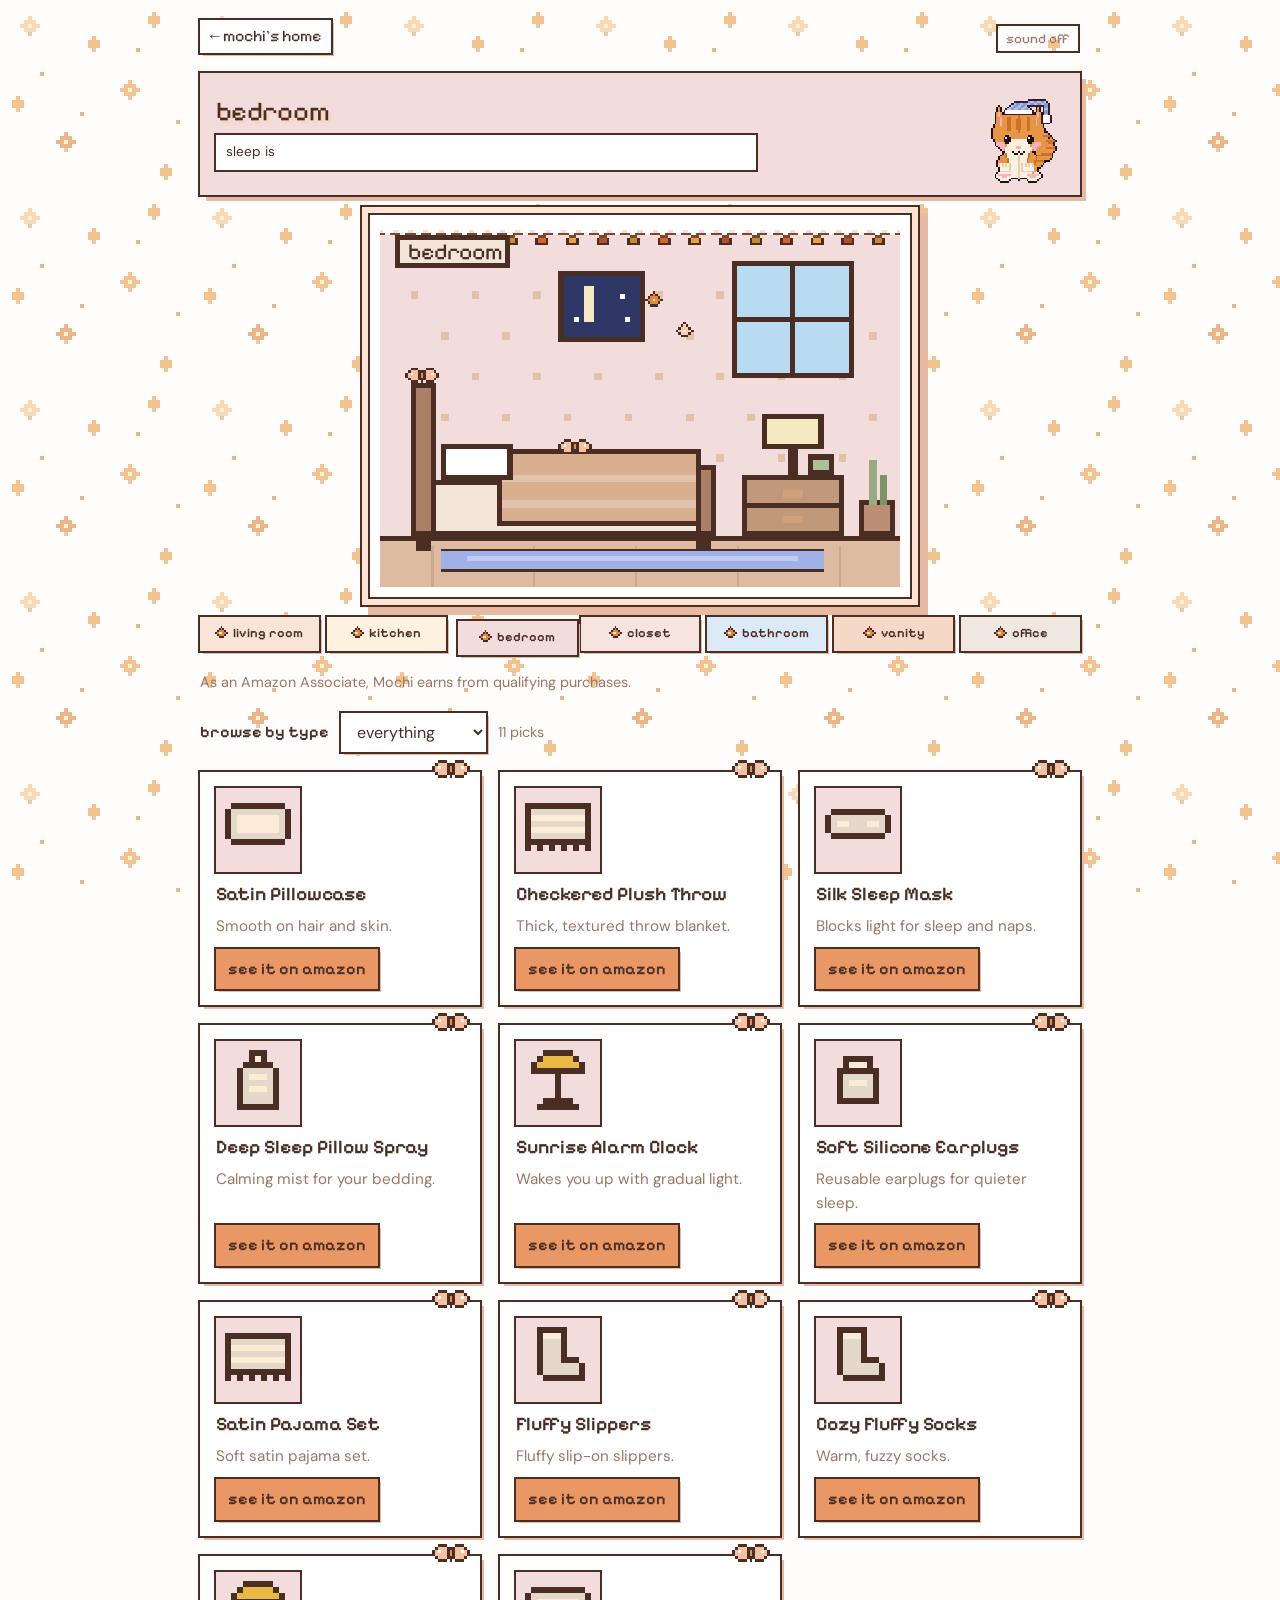
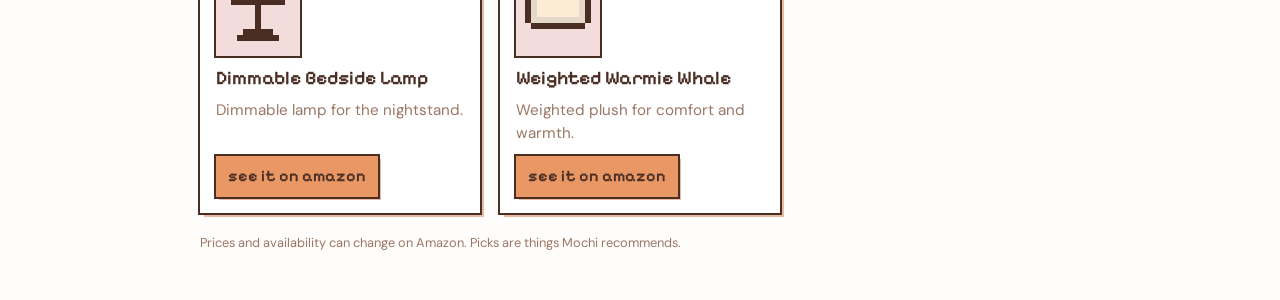
<file: bedroom.html>
<!doctype html>
<html lang="en"><head><meta charset="utf-8"><meta name="viewport" content="width=device-width,initial-scale=1,viewport-fit=cover">
<title>Mochi's Room</title>
<link rel="preconnect" href="https://fonts.googleapis.com"><link rel="preconnect" href="https://fonts.gstatic.com" crossorigin><link href="https://fonts.googleapis.com/css2?family=DM+Sans:wght@400;500;700&family=Parisienne&family=Pixelify+Sans:wght@400;600&display=swap" rel="stylesheet">
<style>
/* coquette: blush, cream, ribbon rose, cherry, soft wine outlines */
:root{
  --bg:#FFFDFC; --fg:#4A2E24; --muted:#9A7665; --card:#FFFFFF;
  --line:#4A2E24; --shadow:#E7BBA3; --wall:#4A2E24;
  --accent:#E89765; --stage:#FFFFFF; --gingham:rgba(246,193,166,.30); --chip:#FFE9DD;
  --living:#F9E5D8; --kitchen:#FFF3E0; --bath:#DCEAF8; --vanity:#F6D8C6; --bed:#F3DDDC; --office:#EFE8E1; --closet:#F6E4DE;
  --room:#F9E5D8;
  color-scheme:light;
}
[data-room="living"]{--room:var(--living)}
[data-room="closet"]{--room:var(--closet)}
[data-room="kitchen"]{--room:var(--kitchen)}
[data-room="bath"]{--room:var(--bath)}
[data-room="vanity"]{--room:var(--vanity)}
[data-room="bed"]{--room:var(--bed)}
[data-room="office"]{--room:var(--office)}

*{box-sizing:border-box}
body{margin:0;background-color:var(--bg);background-attachment:fixed;background-size:192px 192px;color:var(--fg);font:400 16px/1.55 'DM Sans',system-ui,sans-serif;padding-inline:16px;padding-block:20px 48px}
.wrap{max-width:880px;margin-inline:auto;display:flex;flex-direction:column;gap:30px}
h1,h2,.px{font-family:'Pixelify Sans','Courier New',monospace;font-weight:600;margin:0;text-wrap:balance}
h1{font-size:clamp(2rem,6vw,3rem);line-height:1.05;text-shadow:3px 3px 0 #F9D5C1;display:flex;align-items:center;gap:12px;flex-wrap:wrap}
h2{font-size:1.2rem;line-height:1.2}
p{margin:0}
a{color:inherit}
a:focus-visible,button:focus-visible{outline:3px solid var(--accent);outline-offset:3px}
.sub{font-family:'Parisienne','Snell Roundhand',cursive;font-size:1.55rem;line-height:1.25;color:var(--accent);margin-top:6px;max-width:34ch}
.mast{display:flex;flex-direction:column}

.stage{position:relative;max-width:960px;width:100%;margin-inline:auto;background:var(--stage);padding:10px;box-shadow:0 0 0 2px var(--line),0 0 0 8px #FFE3D3,0 0 0 10px var(--line),8px 8px 0 10px var(--shadow)}
.scene{position:relative;line-height:0}
.scene svg{display:block;width:100%;height:auto}
.scene .w{fill:var(--wall)}
.plq{font-family:'Pixelify Sans',monospace;font-size:9px;fill:#4A2E24}
.item{cursor:pointer;transition:transform .12s steps(2);transform-box:fill-box}
.item:hover,.item:focus-visible{transform:translateY(-2px);filter:brightness(1.08)}
.item:focus-visible{outline:none}
.mochi{position:absolute;width:10.714%;cursor:pointer;transition:left .85s cubic-bezier(.4,0,.2,1),top .85s cubic-bezier(.4,0,.2,1)}
.mw{position:relative;animation:bob 2.4s steps(1) infinite}
.mw img{display:block;width:100%;height:auto;image-rendering:pixelated}
.acc{position:absolute;left:0;top:0;width:100%;height:100%;overflow:visible;pointer-events:none}
.mochi.hop .mw,.heromochi.hop .mw{animation:hop .85s ease-out}
.mochi:focus-visible,.heromochi:focus-visible{outline:3px solid var(--accent);outline-offset:4px}
.heromochi{cursor:pointer;width:135px;padding-top:30px}
.cloud{animation:drift linear infinite}
@keyframes drift{from{transform:translateX(0)}to{transform:translateX(var(--d))}}
.bulb{animation:twinkle 2.4s steps(1) infinite}
.b1{animation-delay:-.8s}.b2{animation-delay:-1.6s}
@keyframes twinkle{0%,100%{opacity:1}50%{opacity:.35}}
@keyframes bob{0%,100%{transform:translateY(0)}50%{transform:translateY(-2.5%)}}
@keyframes hop{0%{transform:translateY(0)}40%{transform:translateY(-28%)}100%{transform:translateY(0)}}

.bubble{max-width:960px;width:100%;margin-inline:auto;background:var(--card);padding:12px 14px;box-shadow:0 0 0 2px var(--line),4px 4px 0 var(--shadow);display:grid;grid-template-columns:1fr auto;gap:2px 12px;align-items:start;min-height:5.2rem}
.who{grid-column:1/-1;font-family:'Pixelify Sans',monospace;font-size:.8rem;letter-spacing:.12em;text-transform:uppercase;color:var(--accent)}
.bubble p{min-width:0;font-size:1.05rem;min-height:3.1em}
.snd{font:inherit;font-family:'Pixelify Sans',monospace;font-size:.85rem;background:transparent;color:var(--muted);border:2px solid var(--line);padding:2px 8px;cursor:pointer;align-self:end}
.snd[aria-pressed="true"]{background:var(--chip);color:var(--fg)}

.disclosure{max-width:960px;width:100%;margin-inline:auto;font-size:.9rem;color:var(--muted)}
.rooms{max-width:960px;width:100%;margin-inline:auto;display:grid;grid-template-columns:repeat(3,minmax(0,1fr));gap:12px}
.rbtn{display:block;text-align:center;text-decoration:none;font-family:'Pixelify Sans',monospace;font-weight:600;font-size:1.1rem;padding:12px 8px;background:var(--room);color:var(--fg);box-shadow:0 0 0 2px var(--line),4px 4px 0 var(--shadow);transition:transform .1s steps(2),box-shadow .1s steps(2)}
.rbtn:hover{transform:translate(2px,2px);box-shadow:0 0 0 2px var(--line),2px 2px 0 var(--shadow)}
.rbtn[aria-current="page"]{transform:translate(4px,4px);box-shadow:0 0 0 2px var(--line);}
.foot{max-width:960px;width:100%;margin-inline:auto;font-size:.8rem;color:var(--muted)}

/* room pages */
.back{align-self:flex-start;font-family:'Pixelify Sans',monospace;font-size:1rem;text-decoration:none;padding:4px 10px;background:var(--card);box-shadow:0 0 0 2px var(--line),3px 3px 0 var(--shadow)}
.back:hover{transform:translate(1px,1px)}
.hero{max-width:960px;width:100%;margin-inline:auto;background:var(--room);padding:20px;display:grid;grid-template-columns:minmax(0,1fr) auto;gap:16px;align-items:end;box-shadow:0 0 0 2px var(--line),6px 6px 0 var(--shadow)}
.hero .say{margin-top:12px;background:var(--card);padding:10px 12px;box-shadow:0 0 0 2px var(--line);min-height:3.4em;max-width:40ch}

.grid{max-width:960px;width:100%;margin:0 auto;padding:0;list-style:none;display:grid;grid-template-columns:repeat(auto-fill,minmax(min(100%,250px),1fr));gap:20px}
.card{min-width:0;background:var(--card);padding:16px;display:flex;flex-direction:column;gap:10px;box-shadow:0 0 0 2px var(--line),4px 4px 0 var(--shadow)}
.card:target{outline:3px dashed var(--accent);outline-offset:6px}
.tile{width:84px;height:84px;background:var(--room);display:grid;place-items:center;box-shadow:0 0 0 2px var(--line)}
.tile svg{width:66px;height:66px;display:block;shape-rendering:crispEdges}
.card p{color:var(--muted);font-size:.95rem}
.chips{display:flex;flex-wrap:wrap;gap:6px}
.chip{font-family:'Pixelify Sans',monospace;font-size:.75rem;letter-spacing:.08em;text-transform:uppercase;background:var(--chip);padding:1px 8px;box-shadow:0 0 0 2px var(--line)}
.buy{margin-top:auto;align-self:flex-start;font-family:'Pixelify Sans',monospace;font-weight:600;text-decoration:none;padding:8px 12px;background:var(--accent);color:#4A2E24;box-shadow:0 0 0 2px var(--line),3px 3px 0 var(--shadow)}
.buy:hover{transform:translate(1px,1px)}

@media (max-width:620px){
  .rooms{grid-template-columns:repeat(2,minmax(0,1fr))}
  .hero{grid-template-columns:minmax(0,1fr);}
  .heromochi{width:108px;order:-1}
  .stage{padding:6px}
}
@media (prefers-reduced-motion:reduce){
  .mochi,.mw,.cloud,.bulb,.item,.rbtn{transition:none!important;animation:none!important}
}

.roomlink{cursor:pointer}
.roomlink:hover,.roomlink:focus-visible{filter:brightness(1.06)}
.roomlink:focus-visible{outline:none}
.room-stage{max-width:540px;margin-inline:auto}
.room-stage svg{display:block;width:100%;height:auto}
.filter{max-width:960px;width:100%;margin-inline:auto;display:flex;flex-wrap:wrap;align-items:center;gap:8px 12px}
.filter label{font-family:'Pixelify Sans',monospace;font-weight:600}
.filter select{font:inherit;min-width:0;max-width:100%;padding:8px 12px;background:var(--card);color:var(--fg);border:0;border-radius:0;box-shadow:0 0 0 2px var(--line),3px 3px 0 var(--shadow)}
.count{color:var(--muted);font-size:.9rem}

#iris{position:fixed;inset:0;z-index:9999;pointer-events:all;background:#4A2E24}
#iris.off{display:none}
.intro .rooms,.intro .disclosure,.intro .foot{display:none}
.bubble.clickable{cursor:pointer}
.bubble.clickable:hover{transform:translate(1px,1px)}
.next{display:inline-block;color:var(--accent);animation:blink 1s steps(2) infinite}
.hint{grid-column:1/-1;font-family:'Pixelify Sans',monospace;font-size:.9rem;color:var(--accent);letter-spacing:.06em;animation:blink 1.2s steps(2) infinite}
@keyframes blink{50%{opacity:.25}}
.door{cursor:pointer}
.door:focus-visible{outline:none}
.door:focus-visible .doorglow,.door:hover .doorglow{opacity:1}
.doorglow{opacity:0}
.arrow{opacity:0}
.door.pulse .arrow{opacity:1;animation:arrowbob .9s steps(2) infinite}
.door.pulse .doorglow{opacity:1;animation:blink 1.1s steps(2) infinite}
@keyframes arrowbob{50%{transform:translateY(4px)}}
.smoke{animation:rise 4s steps(8) infinite;transform-box:fill-box}
@keyframes rise{from{transform:translate(0,0);opacity:.9}to{transform:translate(10px,-30px);opacity:0}}
.toprow{max-width:960px;width:100%;margin-inline:auto;display:flex;justify-content:space-between;align-items:center;gap:12px}
@media (prefers-reduced-motion:reduce){.next,.hint,.smoke,.door.pulse .arrow,.door.pulse .doorglow{animation:none!important}}
.next[hidden],.hint[hidden]{display:none!important}

.card{position:relative}
.bubble{box-shadow:0 0 0 2px var(--line),0 0 0 6px #FFE3D3,0 0 0 8px var(--line)}
.who::before{content:"\2661 "}
#iris,#iris.off{background:#3A231B}
#iris.off{display:none}

.mast{align-items:center;text-align:center;padding-top:6px}
.mast h1{justify-content:center;font-weight:400;font-size:clamp(2.4rem,8vw,4rem);letter-spacing:.02em;text-shadow:2px 2px 0 #F9D5C1}
.hero h1{font-weight:400}


.bgf{position:fixed;inset:0;width:100%;height:100%;z-index:-1;pointer-events:none}
.pbow{display:block;width:52px;height:24px}
.pheart{display:inline-block;width:18px;height:16px;margin-right:8px;vertical-align:-2px}
.tb{display:inline-flex}.tb.l{transform:none}
.cb{position:absolute;top:-17px;z-index:2;line-height:0}
.cb.l{left:-14px;transform:rotate(-14deg)}.cb.r{right:-14px;transform:rotate(14deg)}
.cardbow{position:absolute;top:-12px;right:10px;width:38px;line-height:0}
.cardbow .pbow{width:38px;height:18px}
/* compact room pages */
body[data-room] .wrap{gap:20px}
body[data-room] .hero{padding:12px 16px;gap:12px;align-items:center;max-width:960px}
body[data-room] .hero h1{font-size:1.7rem;line-height:1.1}
body[data-room] .hero p{font-size:.85rem;margin:2px 0 0}
body[data-room] .hero .say{max-width:60ch;margin-top:8px;padding:6px 10px;min-height:2.6em;font-size:.85rem}
body[data-room] .heromochi{width:80px;padding-top:18px}
body[data-room] .rooms{max-width:960px;gap:8px;grid-template-columns:repeat(6,minmax(0,1fr))}
body[data-room] .rbtn{font-size:.85rem;padding:7px 6px;box-shadow:0 0 0 2px var(--line),3px 3px 0 var(--shadow)}
body[data-room] .pheart{width:13px;height:12px;margin-right:5px;vertical-align:-1px}
@media (max-width:620px){
  body[data-room] .hero{grid-template-columns:minmax(0,1fr) auto}
  body[data-room] .heromochi{width:70px;order:0}
  body[data-room] .rooms{grid-template-columns:repeat(3,minmax(0,1fr))}
  body[data-room] .rbtn{font-size:.75rem;padding:6px 2px}
  body[data-room] .pheart{display:none}
}

.tile img{width:100%;height:100%;object-fit:contain;display:block}
.rooms{grid-template-columns:repeat(4,minmax(0,1fr))}
body[data-room] .rooms{grid-template-columns:repeat(7,minmax(0,1fr))}
@media (max-width:620px){
  .rooms{grid-template-columns:repeat(2,minmax(0,1fr))}
  body[data-room] .rooms{grid-template-columns:repeat(4,minmax(0,1fr))}
}
body[data-room] .rbtn{white-space:nowrap;font-size:.8rem;padding:7px 2px}
@media (max-width:620px){body[data-room] .rbtn{font-size:.68rem}}

.fall{transform-box:fill-box;animation:fallleaf 12s linear infinite;opacity:.95}
@keyframes fallleaf{0%{transform:translate(0,-12px) rotate(0deg)}50%{transform:translate(calc(var(--sx,24px)*.5),150px) rotate(140deg)}100%{transform:translate(var(--sx,24px),312px) rotate(300deg)}}
@media (prefers-reduced-motion:reduce){.fall{animation:none!important;display:none}}

</style></head>
<body data-room="bed">
<div id="iris" class="black" aria-hidden="true"></div>
<div class="wrap">
<div class="toprow"><a class="back" href="index.html">&larr; mochi's home</a><button id="snd" class="snd" type="button" aria-pressed="false">sound off</button></div>
<section class="hero" id="hero"></section>
<div class="stage room-stage" id="rscene"></div>
<nav class="rooms" id="rooms" aria-label="Rooms"></nav>
<p class="disclosure" id="disc"></p>
<div class="filter"><label for="cat">browse by type</label><select id="cat"></select><span class="count" id="count"></span></div>
<ul class="grid" id="grid"></ul>
<p class="foot">Prices and availability can change on Amazon. Picks are things Mochi recommends.</p>
</div>
<script>
/* EDIT ME: rooms, disclosure and products live here. */
const DISCLOSURE = "As an Amazon Associate, Mochi earns from qualifying purchases.";
const MOCHI_SRC = "[data-uri]";

const ROOMS = [
  { key: "living", label: "living room", page: "living-room.html", blurb: "where i lie down and judge things." },
  { key: "kitchen", label: "kitchen", page: "kitchen.html", blurb: "snacks happen here." },
  { key: "bed", label: "bedroom", page: "bedroom.html", blurb: "where i recharge. please knock." },
  { key: "closet", label: "closet", page: "closet.html", blurb: "where the outfits start." },
  { key: "bath", label: "bathroom", page: "bathroom.html", blurb: "where i think about everything." },
  { key: "vanity", label: "vanity", page: "vanity.html", blurb: "the good stuff. do not touch." },
  { key: "office", label: "office", page: "office.html", blurb: "where i pretend to be productive." }
];

/* badge: null | "tried" (Casey tried it) | "top" (top rated on Amazon). sample:true shows a SAMPLE chip; delete it for real picks. */
const PRODUCTS = [
  { id: "candle", cat: "candles", room: "living", icon: "candle", name: "Scented Candle", url: "https://link.amazon/B05nwPFmv", img: "", badge: null, desc: "A scented candle for a cozy room." },
  { id: "cap", cat: "accessories", room: "closet", icon: "cap", name: "Baseball Cap", url: "https://link.amazon/B047MskKj", img: "", badge: null, desc: "An easy everyday baseball cap." },
  { id: "jewelry", cat: "accessories", room: "closet", icon: "stand", name: "Jewelry Stand", url: "https://link.amazon/B05nusiWz", img: "", badge: null, desc: "Keeps necklaces and rings in one place." },
  { id: "packing", cat: "travel", room: "closet", icon: "bag", name: "Packing Cubes", url: "https://link.amazon/B00WSvhkz", img: "", badge: null, desc: "Zip cubes that keep a suitcase organized." },
  { id: "owala", cat: "drinkware", room: "kitchen", icon: "bottle", name: "Owala Water Bottle", url: "https://link.amazon/B08jBJAdm", img: "", badge: null, desc: "Insulated bottle with a built-in straw." },
  { id: "stanley", cat: "drinkware", room: "kitchen", icon: "mug", name: "Stanley Tumbler", url: "https://link.amazon/B00p7afd3", img: "", badge: null, desc: "Big insulated tumbler with a handle." },
  { id: "icedcup", cat: "drinkware", room: "kitchen", icon: "mug", name: "Iced Coffee Tumbler", url: "https://link.amazon/B08IMIJKH", img: "", badge: null, desc: "Insulated cup with a lid and straw." },
  { id: "straws", cat: "drinkware", room: "kitchen", icon: "bottle", name: "Glass Straws", url: "https://link.amazon/B0igUAwhQ", img: "", badge: null, desc: "Reusable straws that are easy to clean." },
  { id: "containers", cat: "storage", room: "kitchen", icon: "jar", name: "Glass Food Containers", url: "https://link.amazon/B04ldrM1S", img: "", badge: null, desc: "Glass containers for meal prep and leftovers." },
  { id: "pillowcase", cat: "bedding", room: "bed", icon: "pillow", name: "Satin Pillowcase", url: "https://link.amazon/B07qsYAM9", img: "", badge: null, desc: "Smooth on hair and skin." },
  { id: "throw", cat: "bedding", room: "bed", icon: "blanket", name: "Checkered Plush Throw", url: "https://link.amazon/B01PPnVEP", img: "", badge: null, desc: "Thick, textured throw blanket." },
  { id: "sleepmask", cat: "sleep", room: "bed", icon: "mask", name: "Silk Sleep Mask", url: "https://link.amazon/B0d52yVRX", img: "", badge: null, desc: "Blocks light for sleep and naps." },
  { id: "pillowspray", cat: "sleep", room: "bed", icon: "bottle", name: "Deep Sleep Pillow Spray", url: "https://link.amazon/B0gwaJXV2", img: "", badge: null, desc: "Calming mist for your bedding." },
  { id: "clock", cat: "sleep", room: "bed", icon: "lamp", name: "Sunrise Alarm Clock", url: "https://link.amazon/B05kf45F0", img: "", badge: null, desc: "Wakes you up with gradual light." },
  { id: "earplugs", cat: "sleep", room: "bed", icon: "jar", name: "Soft Silicone Earplugs", url: "https://link.amazon/B048c5ont", img: "", badge: null, desc: "Reusable earplugs for quieter sleep." },
  { id: "pjs", cat: "sleepwear", room: "bed", icon: "blanket", name: "Satin Pajama Set", url: "https://link.amazon/B0f7kVMbH", img: "", badge: null, desc: "Soft satin pajama set." },
  { id: "slippers", cat: "sleepwear", room: "bed", icon: "sock", name: "Fluffy Slippers", url: "https://link.amazon/B08rEE29Q", img: "", badge: null, desc: "Fluffy slip-on slippers." },
  { id: "socks", cat: "sleepwear", room: "bed", icon: "sock", name: "Cozy Fluffy Socks", url: "https://link.amazon/B035xqYCB", img: "", badge: null, desc: "Warm, fuzzy socks." },
  { id: "bedlamp", cat: "lighting", room: "bed", icon: "lamp", name: "Dimmable Bedside Lamp", url: "https://link.amazon/B03HcJcoL", img: "", badge: null, desc: "Dimmable lamp for the nightstand." },
  { id: "whale", cat: "comfort", room: "bed", icon: "pillow", name: "Weighted Warmie Whale", url: "https://link.amazon/B0iizKmUr", img: "", badge: null, desc: "Weighted plush for comfort and warmth." },
  { id: "epsom", cat: "bath", room: "bath", icon: "soap", name: "Epsom Salt", url: "https://link.amazon/B06LjchC6", img: "", badge: null, desc: "Epsom salt for a bath soak." },
  { id: "handcream", cat: "skin care", room: "bath", icon: "bottle", name: "Shea Hand Cream", url: "https://link.amazon/B0em5CJIc", img: "", badge: null, desc: "Rich hand cream for dry skin." },
  { id: "shavegel", cat: "body care", room: "bath", icon: "bottle", name: "Shaving Gel", url: "https://link.amazon/B0gqng3BG", img: "", badge: null, desc: "Smooth gel for a close, comfortable shave." },
  { id: "toiletry", cat: "storage", room: "bath", icon: "bag", name: "Travel Toiletry Bag", url: "https://link.amazon/B04q8L3Vw", img: "", badge: null, desc: "Zip pouch for skincare and makeup." },
  { id: "lipbalm", cat: "lips", room: "vanity", icon: "gloss", name: "Lip Treatment", url: "https://link.amazon/B0a06jIpp", img: "", badge: null, desc: "Treatment for dry lips." },
  { id: "eadem", cat: "lips", room: "vanity", icon: "gloss", name: "Eadem Lip Gloss", url: "https://link.amazon/B08N2QY0b", img: "", badge: null, desc: "Glossy lip color from Eadem." },
  { id: "lipmask", cat: "lips", room: "vanity", icon: "gloss", name: "Lip Sleeping Mask", url: "https://link.amazon/B0ceZU0EE", img: "", badge: null, desc: "Overnight mask for soft lips." },
  { id: "lipliner", cat: "lips", room: "vanity", icon: "gloss", name: "Lip Liner", url: "https://link.amazon/B0iMAcD4O", img: "", badge: null, desc: "Defines and shapes the lip." },
  { id: "primer1", cat: "face", room: "vanity", icon: "bottle", name: "Primer 1", url: "https://link.amazon/B0hwZlssQ", img: "", badge: null, desc: "Preps skin for makeup." },
  { id: "primer2", cat: "face", room: "vanity", icon: "bottle", name: "Primer 2", url: "https://link.amazon/B00Xpi4OZ", img: "", badge: null, desc: "Preps skin for makeup." },
  { id: "mascara", cat: "eyes", room: "vanity", icon: "brush", name: "Mascara", url: "https://link.amazon/B0jdnUCU2", img: "", badge: null, desc: "Mascara for lashes." },
  { id: "remover1", cat: "skin care", room: "vanity", icon: "bottle", name: "Makeup Remover 1", url: "https://link.amazon/B06AvRcOQ", img: "", badge: null, desc: "Takes off makeup at the end of the day." },
  { id: "kosas", cat: "face", room: "vanity", icon: "gloss", name: "Kosas Concealer", url: "https://link.amazon/B09KFsDzW", img: "", badge: null, desc: "Concealer from Kosas for coverage and a natural finish." },
  { id: "niacinamide", cat: "skin care", room: "vanity", icon: "bottle", name: "Niacinamide Serum", url: "https://link.amazon/B0iBOPvIL", img: "", badge: null, desc: "Serum for oil and pores." },
  { id: "clawclip", cat: "hair", room: "vanity", icon: "brush", name: "Hair Claw Clip", url: "https://link.amazon/B0hcVecvK", img: "", badge: null, desc: "Quick, easy updos." },
  { id: "journal", cat: "stationery", room: "office", icon: "notebook", name: "Five Minute Journal", url: "https://link.amazon/B05pcVdG1", img: "", badge: null, desc: "Short daily prompts for morning and night." },
  { id: "pens", cat: "stationery", room: "office", icon: "pen", name: "Pens", url: "https://link.amazon/B00tTOjV0", img: "", badge: null, desc: "Smooth pens for journaling." }
];

/* 11x11 pixel icons. o outline, a room accent, b light, c cream, y gold, g green, h dark green */
const ICONS = {
  cap: ["...........","...ooooo...","..oaaaaao..",".oaaaaaaao.",".oabaaaaao.",".oaaaaaaao.","ooooooooooo","oaaaaaaaaoo",".ooooooooo.","...........","..........."],
  stand: ["..ooooooo..","..y..y..y..","..y..y..y..","..y..o..y..",".....o.....",".....o.....",".....o.....","..ooooooo..",".oaaaaaaao.","..ooooooo..","..........."],
  pen: ["...........","........o..","......ooyo.",".....ooyo..","....ooyo...","...ooyo....","..ooyo.....",".ooao......",".oao.......","..o........","..........."],
  bottle: ["....ooo....","....obo....","...ooooo...","..oaaaaao..","..oabbbao..","..oaaaaao..","..oabbbao..","..oaaaaao..","..oaaaaao..","..ooooooo..","..........."],
  bag: ["...........","...o...o...","..o.ooo.o..",".ooooooooo.",".oaaaaaaao.",".oaaaaaaao.",".oayyyyyao.",".oaaaaaaao.",".ooooooooo.","...........","..........."],
  mask: ["...........","...........",".ooooooooo.","oaaaaaaaaao","oabbaaabbao","oaaaaaaaaao",".ooooooooo.","...........","...........","...........","..........."],
  sock: ["..ooooo....","..obbbo....","..oaaao....","..oaaao....","..oaaao....","..oaaaooo..","..oaaaaaao.","..oaaaaaao.","...ooooooo.","...........","..........."],
  jar: ["...........","...ooooo...","...obbbo...","..ooooooo..","..oaaaaao..","..oabbbao..","..oaaaaao..","..oaaaaao..","..ooooooo..","...........","..........."],
  pillow: ["...........",".ooooooooo.","oaaaaaaaaao","oabbbbbbbao","oabbbbbbbao","oabbbbbbbao","oaaaaaaaaao",".ooooooooo.","...........","...........","..........."],
  notebook: ["..ooooooo..","..oaaaaao..","..oabbbao.o","..oabbbao.o","..oaaaaao.o","..oaaaaao.o","..oaaaaao.o","..oaaaaao..","..ooooooo..","...........","..........."],
  lamp: ["...ooooo...","..oyyyyyo..",".oyyyyyyyo.",".ooooooooo.",".....o.....",".....o.....",".....o.....",".....o.....","...ooooo...","..ooooooo..","..........."],
  plant: ["..g..h..g..","..gg.h.gg..","...ggggg...","....ggg....",".....h.....","..ooooooo..","..oaaaaao..","..oaaaaao..","...oaaao...","...ooooo...","..........."],
  blanket: ["...........","ooooooooooo","oaaaaaaaaao","obbbbbbbbbo","oaaaaaaaaao","obbbbbbbbbo","oaaaaaaaaao","ooooooooooo","o.o.o.o.o.o","...........","..........."],
  candle: [".....y.....","....yyy....",".....o.....","...ooooo...","...occco...","...occco...","...oaaao...","...oaaao...","...ooooo...","...........","..........."],
  mug: ["...b.b.....","....b.b....",".ooooooo...",".oaaaaaooo.",".oaaaaao.o.",".oaaaaao.o.",".oaaaaaooo.",".oaaaaao...","..ooooo....","...........","..........."],
  pan: ["...........","..ooooo....",".oaaaaao...","oaaaaaaaooo","oaaaaaaaoyo","oaaaaaaaooo",".oaaaaao...","..ooooo....","...........","...........","..........."],
  kettle: [".....o.....","....ooo....","...ooooo...","..oaaaaao..","ooaaaaaaaoo","o.oaaaaao.o","..oaaaaao.o","..ooooooo..","...........","...........","..........."],
  soap: ["......b....",".....b.b...","......b....","..ooooooo..",".oaaaaaaao.",".oabbbbbao.",".oaaaaaaao.","..ooooooo..","...........","...........","..........."],
  towel: ["yyyyyyyyyyy",".oaaaaaaao.",".obbbbbbbo.",".oaaaaaaao.",".obbbbbbbo.",".oaaaaaaao.",".obbbbbbbo.",".ooooooooo.","...........","...........","..........."],
  gloss: ["....ooo....","...oyyyo...","...oyyyo...","...ooooo...","...oaaao...","...oaaao...","...oaaao...","...oaaao...","...oaaao...","...ooooo...","..........."],
  mirror: ["...ooooo...","..obbbbbo..",".obbcbbbbo.",".obbbbbbbo.",".obbbbbbbo.","..obbbbbo..","...ooooo...",".....o.....",".....o.....","....ooo....","..........."],
  brush: ["....aaa....","...aaaaa...","...aaaaa...","....ooo....","....ooo....",".....y.....",".....y.....",".....y.....",".....y.....","....yyy....","..........."],
  compact: ["..ooooooo..",".oaaaaaaao.","oaabbbbbaao","oabbbbbbbao","oabbbbbbbao","oaabbbbbaao",".oaaaaaaao.","..ooooooo..","...........","...........","..........."]
};
const ICON_COLORS = { o: "#4A2E24", b: "#FCECD6", c: "#FCECD6", y: "#E8B943", g: "#7EBB60", h: "#639A4B" };

function iconSVG(name, accent) {
  const g = ICONS[name] || ICONS.candle;
  let r = "";
  g.forEach((row, y) => {
    for (let x = 0; x < 11; x++) {
      const c = row[x];
      if (!c || c === ".") continue;
      const f = c === "a" ? accent : ICON_COLORS[c];
      if (f) r += `<rect x="${x}" y="${y}" width="1" height="1" fill="${f}"/>`;
    }
  });
  return `<svg viewBox="0 0 11 11" aria-hidden="true" shape-rendering="crispEdges">${r}</svg>`;
}

/* Mochi shared helpers: sprite + accessories, sound (animalese, meow, music), iris transitions. */
const ACC = {"kitchen": "<rect x=\"16\" y=\"-8\" width=\"1\" height=\"1\" fill=\"#3A1B28\"/><rect x=\"17\" y=\"-8\" width=\"1\" height=\"1\" fill=\"#3A1B28\"/><rect x=\"18\" y=\"-8\" width=\"1\" height=\"1\" fill=\"#3A1B28\"/><rect x=\"19\" y=\"-8\" width=\"1\" height=\"1\" fill=\"#3A1B28\"/><rect x=\"20\" y=\"-8\" width=\"1\" height=\"1\" fill=\"#3A1B28\"/><rect x=\"21\" y=\"-8\" width=\"1\" height=\"1\" fill=\"#3A1B28\"/><rect x=\"22\" y=\"-8\" width=\"1\" height=\"1\" fill=\"#3A1B28\"/><rect x=\"14\" y=\"-7\" width=\"1\" height=\"1\" fill=\"#3A1B28\"/><rect x=\"15\" y=\"-7\" width=\"1\" height=\"1\" fill=\"#3A1B28\"/><rect x=\"16\" y=\"-7\" width=\"1\" height=\"1\" fill=\"#FFFDF6\"/><rect x=\"17\" y=\"-7\" width=\"1\" height=\"1\" fill=\"#FFFDF6\"/><rect x=\"18\" y=\"-7\" width=\"1\" height=\"1\" fill=\"#FFFDF6\"/><rect x=\"19\" y=\"-7\" width=\"1\" height=\"1\" fill=\"#FFFDF6\"/><rect x=\"20\" y=\"-7\" width=\"1\" height=\"1\" fill=\"#FFFDF6\"/><rect x=\"21\" y=\"-7\" width=\"1\" height=\"1\" fill=\"#FFFDF6\"/><rect x=\"22\" y=\"-7\" width=\"1\" height=\"1\" fill=\"#FFFDF6\"/><rect x=\"23\" y=\"-7\" width=\"1\" height=\"1\" fill=\"#3A1B28\"/><rect x=\"24\" y=\"-7\" width=\"1\" height=\"1\" fill=\"#3A1B28\"/><rect x=\"13\" y=\"-6\" width=\"1\" height=\"1\" fill=\"#3A1B28\"/><rect x=\"14\" y=\"-6\" width=\"1\" height=\"1\" fill=\"#FFFDF6\"/><rect x=\"15\" y=\"-6\" width=\"1\" height=\"1\" fill=\"#FFFDF6\"/><rect x=\"16\" y=\"-6\" width=\"1\" height=\"1\" fill=\"#FFFDF6\"/><rect x=\"17\" y=\"-6\" width=\"1\" height=\"1\" fill=\"#FFFDF6\"/><rect x=\"18\" y=\"-6\" width=\"1\" height=\"1\" fill=\"#FFFDF6\"/><rect x=\"19\" y=\"-6\" width=\"1\" height=\"1\" fill=\"#FFFDF6\"/><rect x=\"20\" y=\"-6\" width=\"1\" height=\"1\" fill=\"#FFFDF6\"/><rect x=\"21\" y=\"-6\" width=\"1\" height=\"1\" fill=\"#FFFDF6\"/><rect x=\"22\" y=\"-6\" width=\"1\" height=\"1\" fill=\"#FFFDF6\"/><rect x=\"23\" y=\"-6\" width=\"1\" height=\"1\" fill=\"#FFFDF6\"/><rect x=\"24\" y=\"-6\" width=\"1\" height=\"1\" fill=\"#FFFDF6\"/><rect x=\"25\" y=\"-6\" width=\"1\" height=\"1\" fill=\"#3A1B28\"/><rect x=\"12\" y=\"-5\" width=\"1\" height=\"1\" fill=\"#3A1B28\"/><rect x=\"13\" y=\"-5\" width=\"1\" height=\"1\" fill=\"#FFFDF6\"/><rect x=\"14\" y=\"-5\" width=\"1\" height=\"1\" fill=\"#FFFDF6\"/><rect x=\"15\" y=\"-5\" width=\"1\" height=\"1\" fill=\"#FFFDF6\"/><rect x=\"16\" y=\"-5\" width=\"1\" height=\"1\" fill=\"#FFFDF6\"/><rect x=\"17\" y=\"-5\" width=\"1\" height=\"1\" fill=\"#FFFDF6\"/><rect x=\"18\" y=\"-5\" width=\"1\" height=\"1\" fill=\"#FFFDF6\"/><rect x=\"19\" y=\"-5\" width=\"1\" height=\"1\" fill=\"#FFFDF6\"/><rect x=\"20\" y=\"-5\" width=\"1\" height=\"1\" fill=\"#FFFDF6\"/><rect x=\"21\" y=\"-5\" width=\"1\" height=\"1\" fill=\"#FFFDF6\"/><rect x=\"22\" y=\"-5\" width=\"1\" height=\"1\" fill=\"#FFFDF6\"/><rect x=\"23\" y=\"-5\" width=\"1\" height=\"1\" fill=\"#FFFDF6\"/><rect x=\"24\" y=\"-5\" width=\"1\" height=\"1\" fill=\"#FFFDF6\"/><rect x=\"25\" y=\"-5\" width=\"1\" height=\"1\" fill=\"#FFFDF6\"/><rect x=\"26\" y=\"-5\" width=\"1\" height=\"1\" fill=\"#3A1B28\"/><rect x=\"12\" y=\"-4\" width=\"1\" height=\"1\" fill=\"#3A1B28\"/><rect x=\"13\" y=\"-4\" width=\"1\" height=\"1\" fill=\"#FFFDF6\"/><rect x=\"14\" y=\"-4\" width=\"1\" height=\"1\" fill=\"#FFFDF6\"/><rect x=\"15\" y=\"-4\" width=\"1\" height=\"1\" fill=\"#FFFDF6\"/><rect x=\"16\" y=\"-4\" width=\"1\" height=\"1\" fill=\"#FFFDF6\"/><rect x=\"17\" y=\"-4\" width=\"1\" height=\"1\" fill=\"#E6DAC4\"/><rect x=\"18\" y=\"-4\" width=\"1\" height=\"1\" fill=\"#FFFDF6\"/><rect x=\"19\" y=\"-4\" width=\"1\" height=\"1\" fill=\"#FFFDF6\"/><rect x=\"20\" y=\"-4\" width=\"1\" height=\"1\" fill=\"#FFFDF6\"/><rect x=\"21\" y=\"-4\" width=\"1\" height=\"1\" fill=\"#E6DAC4\"/><rect x=\"22\" y=\"-4\" width=\"1\" height=\"1\" fill=\"#FFFDF6\"/><rect x=\"23\" y=\"-4\" width=\"1\" height=\"1\" fill=\"#FFFDF6\"/><rect x=\"24\" y=\"-4\" width=\"1\" height=\"1\" fill=\"#FFFDF6\"/><rect x=\"25\" y=\"-4\" width=\"1\" height=\"1\" fill=\"#FFFDF6\"/><rect x=\"26\" y=\"-4\" width=\"1\" height=\"1\" fill=\"#3A1B28\"/><rect x=\"12\" y=\"-3\" width=\"1\" height=\"1\" fill=\"#3A1B28\"/><rect x=\"13\" y=\"-3\" width=\"1\" height=\"1\" fill=\"#FFFDF6\"/><rect x=\"14\" y=\"-3\" width=\"1\" height=\"1\" fill=\"#FFFDF6\"/><rect x=\"15\" y=\"-3\" width=\"1\" height=\"1\" fill=\"#FFFDF6\"/><rect x=\"16\" y=\"-3\" width=\"1\" height=\"1\" fill=\"#FFFDF6\"/><rect x=\"17\" y=\"-3\" width=\"1\" height=\"1\" fill=\"#E6DAC4\"/><rect x=\"18\" y=\"-3\" width=\"1\" height=\"1\" fill=\"#FFFDF6\"/><rect x=\"19\" y=\"-3\" width=\"1\" height=\"1\" fill=\"#FFFDF6\"/><rect x=\"20\" y=\"-3\" width=\"1\" height=\"1\" fill=\"#FFFDF6\"/><rect x=\"21\" y=\"-3\" width=\"1\" height=\"1\" fill=\"#E6DAC4\"/><rect x=\"22\" y=\"-3\" width=\"1\" height=\"1\" fill=\"#FFFDF6\"/><rect x=\"23\" y=\"-3\" width=\"1\" height=\"1\" fill=\"#FFFDF6\"/><rect x=\"24\" y=\"-3\" width=\"1\" height=\"1\" fill=\"#FFFDF6\"/><rect x=\"25\" y=\"-3\" width=\"1\" height=\"1\" fill=\"#FFFDF6\"/><rect x=\"26\" y=\"-3\" width=\"1\" height=\"1\" fill=\"#3A1B28\"/><rect x=\"13\" y=\"-2\" width=\"1\" height=\"1\" fill=\"#3A1B28\"/><rect x=\"14\" y=\"-2\" width=\"1\" height=\"1\" fill=\"#FFFDF6\"/><rect x=\"15\" y=\"-2\" width=\"1\" height=\"1\" fill=\"#FFFDF6\"/><rect x=\"16\" y=\"-2\" width=\"1\" height=\"1\" fill=\"#FFFDF6\"/><rect x=\"17\" y=\"-2\" width=\"1\" height=\"1\" fill=\"#E6DAC4\"/><rect x=\"18\" y=\"-2\" width=\"1\" height=\"1\" fill=\"#FFFDF6\"/><rect x=\"19\" y=\"-2\" width=\"1\" height=\"1\" fill=\"#FFFDF6\"/><rect x=\"20\" y=\"-2\" width=\"1\" height=\"1\" fill=\"#FFFDF6\"/><rect x=\"21\" y=\"-2\" width=\"1\" height=\"1\" fill=\"#E6DAC4\"/><rect x=\"22\" y=\"-2\" width=\"1\" height=\"1\" fill=\"#FFFDF6\"/><rect x=\"23\" y=\"-2\" width=\"1\" height=\"1\" fill=\"#FFFDF6\"/><rect x=\"24\" y=\"-2\" width=\"1\" height=\"1\" fill=\"#FFFDF6\"/><rect x=\"25\" y=\"-2\" width=\"1\" height=\"1\" fill=\"#3A1B28\"/><rect x=\"13\" y=\"-1\" width=\"1\" height=\"1\" fill=\"#3A1B28\"/><rect x=\"14\" y=\"-1\" width=\"1\" height=\"1\" fill=\"#FFFDF6\"/><rect x=\"15\" y=\"-1\" width=\"1\" height=\"1\" fill=\"#FFFDF6\"/><rect x=\"16\" y=\"-1\" width=\"1\" height=\"1\" fill=\"#FFFDF6\"/><rect x=\"17\" y=\"-1\" width=\"1\" height=\"1\" fill=\"#E6DAC4\"/><rect x=\"18\" y=\"-1\" width=\"1\" height=\"1\" fill=\"#FFFDF6\"/><rect x=\"19\" y=\"-1\" width=\"1\" height=\"1\" fill=\"#FFFDF6\"/><rect x=\"20\" y=\"-1\" width=\"1\" height=\"1\" fill=\"#FFFDF6\"/><rect x=\"21\" y=\"-1\" width=\"1\" height=\"1\" fill=\"#E6DAC4\"/><rect x=\"22\" y=\"-1\" width=\"1\" height=\"1\" fill=\"#FFFDF6\"/><rect x=\"23\" y=\"-1\" width=\"1\" height=\"1\" fill=\"#FFFDF6\"/><rect x=\"24\" y=\"-1\" width=\"1\" height=\"1\" fill=\"#FFFDF6\"/><rect x=\"25\" y=\"-1\" width=\"1\" height=\"1\" fill=\"#3A1B28\"/><rect x=\"14\" y=\"0\" width=\"1\" height=\"1\" fill=\"#3A1B28\"/><rect x=\"15\" y=\"0\" width=\"1\" height=\"1\" fill=\"#FFFDF6\"/><rect x=\"16\" y=\"0\" width=\"1\" height=\"1\" fill=\"#FFFDF6\"/><rect x=\"17\" y=\"0\" width=\"1\" height=\"1\" fill=\"#E6DAC4\"/><rect x=\"18\" y=\"0\" width=\"1\" height=\"1\" fill=\"#FFFDF6\"/><rect x=\"19\" y=\"0\" width=\"1\" height=\"1\" fill=\"#FFFDF6\"/><rect x=\"20\" y=\"0\" width=\"1\" height=\"1\" fill=\"#FFFDF6\"/><rect x=\"21\" y=\"0\" width=\"1\" height=\"1\" fill=\"#E6DAC4\"/><rect x=\"22\" y=\"0\" width=\"1\" height=\"1\" fill=\"#FFFDF6\"/><rect x=\"23\" y=\"0\" width=\"1\" height=\"1\" fill=\"#FFFDF6\"/><rect x=\"24\" y=\"0\" width=\"1\" height=\"1\" fill=\"#3A1B28\"/><rect x=\"14\" y=\"1\" width=\"1\" height=\"1\" fill=\"#3A1B28\"/><rect x=\"15\" y=\"1\" width=\"1\" height=\"1\" fill=\"#FFFDF6\"/><rect x=\"16\" y=\"1\" width=\"1\" height=\"1\" fill=\"#FFFDF6\"/><rect x=\"17\" y=\"1\" width=\"1\" height=\"1\" fill=\"#E6DAC4\"/><rect x=\"18\" y=\"1\" width=\"1\" height=\"1\" fill=\"#FFFDF6\"/><rect x=\"19\" y=\"1\" width=\"1\" height=\"1\" fill=\"#FFFDF6\"/><rect x=\"20\" y=\"1\" width=\"1\" height=\"1\" fill=\"#FFFDF6\"/><rect x=\"21\" y=\"1\" width=\"1\" height=\"1\" fill=\"#E6DAC4\"/><rect x=\"22\" y=\"1\" width=\"1\" height=\"1\" fill=\"#FFFDF6\"/><rect x=\"23\" y=\"1\" width=\"1\" height=\"1\" fill=\"#FFFDF6\"/><rect x=\"24\" y=\"1\" width=\"1\" height=\"1\" fill=\"#3A1B28\"/><rect x=\"14\" y=\"2\" width=\"1\" height=\"1\" fill=\"#3A1B28\"/><rect x=\"15\" y=\"2\" width=\"1\" height=\"1\" fill=\"#FFFDF6\"/><rect x=\"16\" y=\"2\" width=\"1\" height=\"1\" fill=\"#FFFDF6\"/><rect x=\"17\" y=\"2\" width=\"1\" height=\"1\" fill=\"#FFFDF6\"/><rect x=\"18\" y=\"2\" width=\"1\" height=\"1\" fill=\"#FFFDF6\"/><rect x=\"19\" y=\"2\" width=\"1\" height=\"1\" fill=\"#FFFDF6\"/><rect x=\"20\" y=\"2\" width=\"1\" height=\"1\" fill=\"#FFFDF6\"/><rect x=\"21\" y=\"2\" width=\"1\" height=\"1\" fill=\"#FFFDF6\"/><rect x=\"22\" y=\"2\" width=\"1\" height=\"1\" fill=\"#FFFDF6\"/><rect x=\"23\" y=\"2\" width=\"1\" height=\"1\" fill=\"#FFFDF6\"/><rect x=\"24\" y=\"2\" width=\"1\" height=\"1\" fill=\"#3A1B28\"/><rect x=\"13\" y=\"3\" width=\"1\" height=\"1\" fill=\"#3A1B28\"/><rect x=\"14\" y=\"3\" width=\"1\" height=\"1\" fill=\"#F2E8D2\"/><rect x=\"15\" y=\"3\" width=\"1\" height=\"1\" fill=\"#F2E8D2\"/><rect x=\"16\" y=\"3\" width=\"1\" height=\"1\" fill=\"#F2E8D2\"/><rect x=\"17\" y=\"3\" width=\"1\" height=\"1\" fill=\"#F2E8D2\"/><rect x=\"18\" y=\"3\" width=\"1\" height=\"1\" fill=\"#F2E8D2\"/><rect x=\"19\" y=\"3\" width=\"1\" height=\"1\" fill=\"#F2E8D2\"/><rect x=\"20\" y=\"3\" width=\"1\" height=\"1\" fill=\"#F2E8D2\"/><rect x=\"21\" y=\"3\" width=\"1\" height=\"1\" fill=\"#F2E8D2\"/><rect x=\"22\" y=\"3\" width=\"1\" height=\"1\" fill=\"#F2E8D2\"/><rect x=\"23\" y=\"3\" width=\"1\" height=\"1\" fill=\"#F2E8D2\"/><rect x=\"24\" y=\"3\" width=\"1\" height=\"1\" fill=\"#F2E8D2\"/><rect x=\"25\" y=\"3\" width=\"1\" height=\"1\" fill=\"#3A1B28\"/><rect x=\"14\" y=\"4\" width=\"1\" height=\"1\" fill=\"#3A1B28\"/><rect x=\"15\" y=\"4\" width=\"1\" height=\"1\" fill=\"#3A1B28\"/><rect x=\"16\" y=\"4\" width=\"1\" height=\"1\" fill=\"#3A1B28\"/><rect x=\"17\" y=\"4\" width=\"1\" height=\"1\" fill=\"#3A1B28\"/><rect x=\"18\" y=\"4\" width=\"1\" height=\"1\" fill=\"#3A1B28\"/><rect x=\"19\" y=\"4\" width=\"1\" height=\"1\" fill=\"#3A1B28\"/><rect x=\"20\" y=\"4\" width=\"1\" height=\"1\" fill=\"#3A1B28\"/><rect x=\"21\" y=\"4\" width=\"1\" height=\"1\" fill=\"#3A1B28\"/><rect x=\"22\" y=\"4\" width=\"1\" height=\"1\" fill=\"#3A1B28\"/><rect x=\"23\" y=\"4\" width=\"1\" height=\"1\" fill=\"#3A1B28\"/><rect x=\"24\" y=\"4\" width=\"1\" height=\"1\" fill=\"#3A1B28\"/>", "vanity": "<rect x=\"15\" y=\"0\" width=\"1\" height=\"1\" fill=\"#3A1B28\"/><rect x=\"19\" y=\"0\" width=\"1\" height=\"1\" fill=\"#3A1B28\"/><rect x=\"23\" y=\"0\" width=\"1\" height=\"1\" fill=\"#3A1B28\"/><rect x=\"14\" y=\"1\" width=\"1\" height=\"1\" fill=\"#3A1B28\"/><rect x=\"15\" y=\"1\" width=\"1\" height=\"1\" fill=\"#F6C445\"/><rect x=\"16\" y=\"1\" width=\"1\" height=\"1\" fill=\"#3A1B28\"/><rect x=\"18\" y=\"1\" width=\"1\" height=\"1\" fill=\"#3A1B28\"/><rect x=\"19\" y=\"1\" width=\"1\" height=\"1\" fill=\"#F6C445\"/><rect x=\"20\" y=\"1\" width=\"1\" height=\"1\" fill=\"#3A1B28\"/><rect x=\"22\" y=\"1\" width=\"1\" height=\"1\" fill=\"#3A1B28\"/><rect x=\"23\" y=\"1\" width=\"1\" height=\"1\" fill=\"#F6C445\"/><rect x=\"24\" y=\"1\" width=\"1\" height=\"1\" fill=\"#3A1B28\"/><rect x=\"13\" y=\"2\" width=\"1\" height=\"1\" fill=\"#3A1B28\"/><rect x=\"14\" y=\"2\" width=\"1\" height=\"1\" fill=\"#F6C445\"/><rect x=\"15\" y=\"2\" width=\"1\" height=\"1\" fill=\"#F6C445\"/><rect x=\"16\" y=\"2\" width=\"1\" height=\"1\" fill=\"#F6C445\"/><rect x=\"17\" y=\"2\" width=\"1\" height=\"1\" fill=\"#3A1B28\"/><rect x=\"18\" y=\"2\" width=\"1\" height=\"1\" fill=\"#F6C445\"/><rect x=\"19\" y=\"2\" width=\"1\" height=\"1\" fill=\"#F6C445\"/><rect x=\"20\" y=\"2\" width=\"1\" height=\"1\" fill=\"#F6C445\"/><rect x=\"21\" y=\"2\" width=\"1\" height=\"1\" fill=\"#3A1B28\"/><rect x=\"22\" y=\"2\" width=\"1\" height=\"1\" fill=\"#F6C445\"/><rect x=\"23\" y=\"2\" width=\"1\" height=\"1\" fill=\"#F6C445\"/><rect x=\"24\" y=\"2\" width=\"1\" height=\"1\" fill=\"#F6C445\"/><rect x=\"25\" y=\"2\" width=\"1\" height=\"1\" fill=\"#3A1B28\"/><rect x=\"13\" y=\"3\" width=\"1\" height=\"1\" fill=\"#3A1B28\"/><rect x=\"14\" y=\"3\" width=\"1\" height=\"1\" fill=\"#F6C445\"/><rect x=\"15\" y=\"3\" width=\"1\" height=\"1\" fill=\"#FFF1B0\"/><rect x=\"16\" y=\"3\" width=\"1\" height=\"1\" fill=\"#F6C445\"/><rect x=\"17\" y=\"3\" width=\"1\" height=\"1\" fill=\"#F6C445\"/><rect x=\"18\" y=\"3\" width=\"1\" height=\"1\" fill=\"#F6C445\"/><rect x=\"19\" y=\"3\" width=\"1\" height=\"1\" fill=\"#E8456E\"/><rect x=\"20\" y=\"3\" width=\"1\" height=\"1\" fill=\"#F6C445\"/><rect x=\"21\" y=\"3\" width=\"1\" height=\"1\" fill=\"#F6C445\"/><rect x=\"22\" y=\"3\" width=\"1\" height=\"1\" fill=\"#F6C445\"/><rect x=\"23\" y=\"3\" width=\"1\" height=\"1\" fill=\"#FFF1B0\"/><rect x=\"24\" y=\"3\" width=\"1\" height=\"1\" fill=\"#F6C445\"/><rect x=\"25\" y=\"3\" width=\"1\" height=\"1\" fill=\"#3A1B28\"/><rect x=\"13\" y=\"4\" width=\"1\" height=\"1\" fill=\"#3A1B28\"/><rect x=\"14\" y=\"4\" width=\"1\" height=\"1\" fill=\"#D9A02A\"/><rect x=\"15\" y=\"4\" width=\"1\" height=\"1\" fill=\"#D9A02A\"/><rect x=\"16\" y=\"4\" width=\"1\" height=\"1\" fill=\"#D9A02A\"/><rect x=\"17\" y=\"4\" width=\"1\" height=\"1\" fill=\"#D9A02A\"/><rect x=\"18\" y=\"4\" width=\"1\" height=\"1\" fill=\"#D9A02A\"/><rect x=\"19\" y=\"4\" width=\"1\" height=\"1\" fill=\"#D9A02A\"/><rect x=\"20\" y=\"4\" width=\"1\" height=\"1\" fill=\"#D9A02A\"/><rect x=\"21\" y=\"4\" width=\"1\" height=\"1\" fill=\"#D9A02A\"/><rect x=\"22\" y=\"4\" width=\"1\" height=\"1\" fill=\"#D9A02A\"/><rect x=\"23\" y=\"4\" width=\"1\" height=\"1\" fill=\"#D9A02A\"/><rect x=\"24\" y=\"4\" width=\"1\" height=\"1\" fill=\"#D9A02A\"/><rect x=\"25\" y=\"4\" width=\"1\" height=\"1\" fill=\"#3A1B28\"/><rect x=\"14\" y=\"5\" width=\"1\" height=\"1\" fill=\"#3A1B28\"/><rect x=\"15\" y=\"5\" width=\"1\" height=\"1\" fill=\"#3A1B28\"/><rect x=\"16\" y=\"5\" width=\"1\" height=\"1\" fill=\"#3A1B28\"/><rect x=\"17\" y=\"5\" width=\"1\" height=\"1\" fill=\"#3A1B28\"/><rect x=\"18\" y=\"5\" width=\"1\" height=\"1\" fill=\"#3A1B28\"/><rect x=\"19\" y=\"5\" width=\"1\" height=\"1\" fill=\"#3A1B28\"/><rect x=\"20\" y=\"5\" width=\"1\" height=\"1\" fill=\"#3A1B28\"/><rect x=\"21\" y=\"5\" width=\"1\" height=\"1\" fill=\"#3A1B28\"/><rect x=\"22\" y=\"5\" width=\"1\" height=\"1\" fill=\"#3A1B28\"/><rect x=\"23\" y=\"5\" width=\"1\" height=\"1\" fill=\"#3A1B28\"/><rect x=\"24\" y=\"5\" width=\"1\" height=\"1\" fill=\"#3A1B28\"/>", "bed": "<rect x=\"25\" y=\"-2\" width=\"1\" height=\"1\" fill=\"#3A1B28\"/><rect x=\"26\" y=\"-2\" width=\"1\" height=\"1\" fill=\"#3A1B28\"/><rect x=\"27\" y=\"-2\" width=\"1\" height=\"1\" fill=\"#3A1B28\"/><rect x=\"28\" y=\"-2\" width=\"1\" height=\"1\" fill=\"#3A1B28\"/><rect x=\"29\" y=\"-2\" width=\"1\" height=\"1\" fill=\"#3A1B28\"/><rect x=\"30\" y=\"-2\" width=\"1\" height=\"1\" fill=\"#3A1B28\"/><rect x=\"31\" y=\"-2\" width=\"1\" height=\"1\" fill=\"#3A1B28\"/><rect x=\"32\" y=\"-2\" width=\"1\" height=\"1\" fill=\"#3A1B28\"/><rect x=\"33\" y=\"-2\" width=\"1\" height=\"1\" fill=\"#3A1B28\"/><rect x=\"34\" y=\"-2\" width=\"1\" height=\"1\" fill=\"#3A1B28\"/><rect x=\"17\" y=\"-1\" width=\"1\" height=\"1\" fill=\"#3A1B28\"/><rect x=\"18\" y=\"-1\" width=\"1\" height=\"1\" fill=\"#3A1B28\"/><rect x=\"19\" y=\"-1\" width=\"1\" height=\"1\" fill=\"#3A1B28\"/><rect x=\"20\" y=\"-1\" width=\"1\" height=\"1\" fill=\"#3A1B28\"/><rect x=\"21\" y=\"-1\" width=\"1\" height=\"1\" fill=\"#3A1B28\"/><rect x=\"22\" y=\"-1\" width=\"1\" height=\"1\" fill=\"#3A1B28\"/><rect x=\"23\" y=\"-1\" width=\"1\" height=\"1\" fill=\"#3A1B28\"/><rect x=\"24\" y=\"-1\" width=\"1\" height=\"1\" fill=\"#3A1B28\"/><rect x=\"25\" y=\"-1\" width=\"1\" height=\"1\" fill=\"#7F9AD6\"/><rect x=\"26\" y=\"-1\" width=\"1\" height=\"1\" fill=\"#AFC2EF\"/><rect x=\"27\" y=\"-1\" width=\"1\" height=\"1\" fill=\"#AFC2EF\"/><rect x=\"28\" y=\"-1\" width=\"1\" height=\"1\" fill=\"#7F9AD6\"/><rect x=\"29\" y=\"-1\" width=\"1\" height=\"1\" fill=\"#7F9AD6\"/><rect x=\"30\" y=\"-1\" width=\"1\" height=\"1\" fill=\"#AFC2EF\"/><rect x=\"31\" y=\"-1\" width=\"1\" height=\"1\" fill=\"#AFC2EF\"/><rect x=\"32\" y=\"-1\" width=\"1\" height=\"1\" fill=\"#7F9AD6\"/><rect x=\"33\" y=\"-1\" width=\"1\" height=\"1\" fill=\"#7F9AD6\"/><rect x=\"34\" y=\"-1\" width=\"1\" height=\"1\" fill=\"#AFC2EF\"/><rect x=\"35\" y=\"-1\" width=\"1\" height=\"1\" fill=\"#3A1B28\"/><rect x=\"15\" y=\"0\" width=\"1\" height=\"1\" fill=\"#3A1B28\"/><rect x=\"16\" y=\"0\" width=\"1\" height=\"1\" fill=\"#3A1B28\"/><rect x=\"17\" y=\"0\" width=\"1\" height=\"1\" fill=\"#AFC2EF\"/><rect x=\"18\" y=\"0\" width=\"1\" height=\"1\" fill=\"#7F9AD6\"/><rect x=\"19\" y=\"0\" width=\"1\" height=\"1\" fill=\"#7F9AD6\"/><rect x=\"20\" y=\"0\" width=\"1\" height=\"1\" fill=\"#AFC2EF\"/><rect x=\"21\" y=\"0\" width=\"1\" height=\"1\" fill=\"#AFC2EF\"/><rect x=\"22\" y=\"0\" width=\"1\" height=\"1\" fill=\"#7F9AD6\"/><rect x=\"23\" y=\"0\" width=\"1\" height=\"1\" fill=\"#7F9AD6\"/><rect x=\"24\" y=\"0\" width=\"1\" height=\"1\" fill=\"#AFC2EF\"/><rect x=\"25\" y=\"0\" width=\"1\" height=\"1\" fill=\"#AFC2EF\"/><rect x=\"26\" y=\"0\" width=\"1\" height=\"1\" fill=\"#7F9AD6\"/><rect x=\"27\" y=\"0\" width=\"1\" height=\"1\" fill=\"#7F9AD6\"/><rect x=\"28\" y=\"0\" width=\"1\" height=\"1\" fill=\"#AFC2EF\"/><rect x=\"29\" y=\"0\" width=\"1\" height=\"1\" fill=\"#AFC2EF\"/><rect x=\"30\" y=\"0\" width=\"1\" height=\"1\" fill=\"#7F9AD6\"/><rect x=\"31\" y=\"0\" width=\"1\" height=\"1\" fill=\"#7F9AD6\"/><rect x=\"32\" y=\"0\" width=\"1\" height=\"1\" fill=\"#AFC2EF\"/><rect x=\"33\" y=\"0\" width=\"1\" height=\"1\" fill=\"#AFC2EF\"/><rect x=\"34\" y=\"0\" width=\"1\" height=\"1\" fill=\"#7F9AD6\"/><rect x=\"35\" y=\"0\" width=\"1\" height=\"1\" fill=\"#7F9AD6\"/><rect x=\"36\" y=\"0\" width=\"1\" height=\"1\" fill=\"#3A1B28\"/><rect x=\"14\" y=\"1\" width=\"1\" height=\"1\" fill=\"#3A1B28\"/><rect x=\"15\" y=\"1\" width=\"1\" height=\"1\" fill=\"#AFC2EF\"/><rect x=\"16\" y=\"1\" width=\"1\" height=\"1\" fill=\"#AFC2EF\"/><rect x=\"17\" y=\"1\" width=\"1\" height=\"1\" fill=\"#7F9AD6\"/><rect x=\"18\" y=\"1\" width=\"1\" height=\"1\" fill=\"#7F9AD6\"/><rect x=\"19\" y=\"1\" width=\"1\" height=\"1\" fill=\"#AFC2EF\"/><rect x=\"20\" y=\"1\" width=\"1\" height=\"1\" fill=\"#AFC2EF\"/><rect x=\"21\" y=\"1\" width=\"1\" height=\"1\" fill=\"#7F9AD6\"/><rect x=\"22\" y=\"1\" width=\"1\" height=\"1\" fill=\"#7F9AD6\"/><rect x=\"23\" y=\"1\" width=\"1\" height=\"1\" fill=\"#AFC2EF\"/><rect x=\"24\" y=\"1\" width=\"1\" height=\"1\" fill=\"#3A1B28\"/><rect x=\"25\" y=\"1\" width=\"1\" height=\"1\" fill=\"#3A1B28\"/><rect x=\"26\" y=\"1\" width=\"1\" height=\"1\" fill=\"#3A1B28\"/><rect x=\"27\" y=\"1\" width=\"1\" height=\"1\" fill=\"#3A1B28\"/><rect x=\"28\" y=\"1\" width=\"1\" height=\"1\" fill=\"#3A1B28\"/><rect x=\"29\" y=\"1\" width=\"1\" height=\"1\" fill=\"#3A1B28\"/><rect x=\"30\" y=\"1\" width=\"1\" height=\"1\" fill=\"#3A1B28\"/><rect x=\"31\" y=\"1\" width=\"1\" height=\"1\" fill=\"#3A1B28\"/><rect x=\"32\" y=\"1\" width=\"1\" height=\"1\" fill=\"#3A1B28\"/><rect x=\"33\" y=\"1\" width=\"1\" height=\"1\" fill=\"#3A1B28\"/><rect x=\"34\" y=\"1\" width=\"1\" height=\"1\" fill=\"#7F9AD6\"/><rect x=\"35\" y=\"1\" width=\"1\" height=\"1\" fill=\"#7F9AD6\"/><rect x=\"36\" y=\"1\" width=\"1\" height=\"1\" fill=\"#3A1B28\"/><rect x=\"13\" y=\"2\" width=\"1\" height=\"1\" fill=\"#3A1B28\"/><rect x=\"14\" y=\"2\" width=\"1\" height=\"1\" fill=\"#AFC2EF\"/><rect x=\"15\" y=\"2\" width=\"1\" height=\"1\" fill=\"#AFC2EF\"/><rect x=\"16\" y=\"2\" width=\"1\" height=\"1\" fill=\"#7F9AD6\"/><rect x=\"17\" y=\"2\" width=\"1\" height=\"1\" fill=\"#7F9AD6\"/><rect x=\"18\" y=\"2\" width=\"1\" height=\"1\" fill=\"#AFC2EF\"/><rect x=\"19\" y=\"2\" width=\"1\" height=\"1\" fill=\"#AFC2EF\"/><rect x=\"20\" y=\"2\" width=\"1\" height=\"1\" fill=\"#7F9AD6\"/><rect x=\"21\" y=\"2\" width=\"1\" height=\"1\" fill=\"#7F9AD6\"/><rect x=\"22\" y=\"2\" width=\"1\" height=\"1\" fill=\"#AFC2EF\"/><rect x=\"23\" y=\"2\" width=\"1\" height=\"1\" fill=\"#AFC2EF\"/><rect x=\"24\" y=\"2\" width=\"1\" height=\"1\" fill=\"#7F9AD6\"/><rect x=\"25\" y=\"2\" width=\"1\" height=\"1\" fill=\"#3A1B28\"/><rect x=\"33\" y=\"2\" width=\"1\" height=\"1\" fill=\"#3A1B28\"/><rect x=\"34\" y=\"2\" width=\"1\" height=\"1\" fill=\"#7F9AD6\"/><rect x=\"35\" y=\"2\" width=\"1\" height=\"1\" fill=\"#7F9AD6\"/><rect x=\"36\" y=\"2\" width=\"1\" height=\"1\" fill=\"#3A1B28\"/><rect x=\"12\" y=\"3\" width=\"1\" height=\"1\" fill=\"#3A1B28\"/><rect x=\"13\" y=\"3\" width=\"1\" height=\"1\" fill=\"#AFC2EF\"/><rect x=\"14\" y=\"3\" width=\"1\" height=\"1\" fill=\"#AFC2EF\"/><rect x=\"15\" y=\"3\" width=\"1\" height=\"1\" fill=\"#7F9AD6\"/><rect x=\"16\" y=\"3\" width=\"1\" height=\"1\" fill=\"#7F9AD6\"/><rect x=\"17\" y=\"3\" width=\"1\" height=\"1\" fill=\"#AFC2EF\"/><rect x=\"18\" y=\"3\" width=\"1\" height=\"1\" fill=\"#AFC2EF\"/><rect x=\"19\" y=\"3\" width=\"1\" height=\"1\" fill=\"#7F9AD6\"/><rect x=\"20\" y=\"3\" width=\"1\" height=\"1\" fill=\"#7F9AD6\"/><rect x=\"21\" y=\"3\" width=\"1\" height=\"1\" fill=\"#AFC2EF\"/><rect x=\"22\" y=\"3\" width=\"1\" height=\"1\" fill=\"#AFC2EF\"/><rect x=\"23\" y=\"3\" width=\"1\" height=\"1\" fill=\"#7F9AD6\"/><rect x=\"24\" y=\"3\" width=\"1\" height=\"1\" fill=\"#7F9AD6\"/><rect x=\"25\" y=\"3\" width=\"1\" height=\"1\" fill=\"#AFC2EF\"/><rect x=\"26\" y=\"3\" width=\"1\" height=\"1\" fill=\"#3A1B28\"/><rect x=\"33\" y=\"3\" width=\"1\" height=\"1\" fill=\"#3A1B28\"/><rect x=\"34\" y=\"3\" width=\"1\" height=\"1\" fill=\"#AFC2EF\"/><rect x=\"35\" y=\"3\" width=\"1\" height=\"1\" fill=\"#AFC2EF\"/><rect x=\"36\" y=\"3\" width=\"1\" height=\"1\" fill=\"#3A1B28\"/><rect x=\"11\" y=\"4\" width=\"1\" height=\"1\" fill=\"#3A1B28\"/><rect x=\"12\" y=\"4\" width=\"1\" height=\"1\" fill=\"#FFFDF6\"/><rect x=\"13\" y=\"4\" width=\"1\" height=\"1\" fill=\"#FFFDF6\"/><rect x=\"14\" y=\"4\" width=\"1\" height=\"1\" fill=\"#FFFDF6\"/><rect x=\"15\" y=\"4\" width=\"1\" height=\"1\" fill=\"#FFFDF6\"/><rect x=\"16\" y=\"4\" width=\"1\" height=\"1\" fill=\"#FFFDF6\"/><rect x=\"17\" y=\"4\" width=\"1\" height=\"1\" fill=\"#FFFDF6\"/><rect x=\"18\" y=\"4\" width=\"1\" height=\"1\" fill=\"#FFFDF6\"/><rect x=\"19\" y=\"4\" width=\"1\" height=\"1\" fill=\"#FFFDF6\"/><rect x=\"20\" y=\"4\" width=\"1\" height=\"1\" fill=\"#FFFDF6\"/><rect x=\"21\" y=\"4\" width=\"1\" height=\"1\" fill=\"#FFFDF6\"/><rect x=\"22\" y=\"4\" width=\"1\" height=\"1\" fill=\"#FFFDF6\"/><rect x=\"23\" y=\"4\" width=\"1\" height=\"1\" fill=\"#FFFDF6\"/><rect x=\"24\" y=\"4\" width=\"1\" height=\"1\" fill=\"#FFFDF6\"/><rect x=\"25\" y=\"4\" width=\"1\" height=\"1\" fill=\"#FFFDF6\"/><rect x=\"26\" y=\"4\" width=\"1\" height=\"1\" fill=\"#FFFDF6\"/><rect x=\"27\" y=\"4\" width=\"1\" height=\"1\" fill=\"#3A1B28\"/><rect x=\"33\" y=\"4\" width=\"1\" height=\"1\" fill=\"#3A1B28\"/><rect x=\"34\" y=\"4\" width=\"1\" height=\"1\" fill=\"#7F9AD6\"/><rect x=\"35\" y=\"4\" width=\"1\" height=\"1\" fill=\"#7F9AD6\"/><rect x=\"36\" y=\"4\" width=\"1\" height=\"1\" fill=\"#3A1B28\"/><rect x=\"11\" y=\"5\" width=\"1\" height=\"1\" fill=\"#3A1B28\"/><rect x=\"12\" y=\"5\" width=\"1\" height=\"1\" fill=\"#FFFDF6\"/><rect x=\"13\" y=\"5\" width=\"1\" height=\"1\" fill=\"#FFFDF6\"/><rect x=\"14\" y=\"5\" width=\"1\" height=\"1\" fill=\"#FFFDF6\"/><rect x=\"15\" y=\"5\" width=\"1\" height=\"1\" fill=\"#FFFDF6\"/><rect x=\"16\" y=\"5\" width=\"1\" height=\"1\" fill=\"#FFFDF6\"/><rect x=\"17\" y=\"5\" width=\"1\" height=\"1\" fill=\"#FFFDF6\"/><rect x=\"18\" y=\"5\" width=\"1\" height=\"1\" fill=\"#FFFDF6\"/><rect x=\"19\" y=\"5\" width=\"1\" height=\"1\" fill=\"#FFFDF6\"/><rect x=\"20\" y=\"5\" width=\"1\" height=\"1\" fill=\"#FFFDF6\"/><rect x=\"21\" y=\"5\" width=\"1\" height=\"1\" fill=\"#FFFDF6\"/><rect x=\"22\" y=\"5\" width=\"1\" height=\"1\" fill=\"#FFFDF6\"/><rect x=\"23\" y=\"5\" width=\"1\" height=\"1\" fill=\"#FFFDF6\"/><rect x=\"24\" y=\"5\" width=\"1\" height=\"1\" fill=\"#FFFDF6\"/><rect x=\"25\" y=\"5\" width=\"1\" height=\"1\" fill=\"#FFFDF6\"/><rect x=\"26\" y=\"5\" width=\"1\" height=\"1\" fill=\"#FFFDF6\"/><rect x=\"27\" y=\"5\" width=\"1\" height=\"1\" fill=\"#3A1B28\"/><rect x=\"33\" y=\"5\" width=\"1\" height=\"1\" fill=\"#3A1B28\"/><rect x=\"34\" y=\"5\" width=\"1\" height=\"1\" fill=\"#7F9AD6\"/><rect x=\"35\" y=\"5\" width=\"1\" height=\"1\" fill=\"#7F9AD6\"/><rect x=\"36\" y=\"5\" width=\"1\" height=\"1\" fill=\"#3A1B28\"/><rect x=\"12\" y=\"6\" width=\"1\" height=\"1\" fill=\"#3A1B28\"/><rect x=\"13\" y=\"6\" width=\"1\" height=\"1\" fill=\"#3A1B28\"/><rect x=\"14\" y=\"6\" width=\"1\" height=\"1\" fill=\"#3A1B28\"/><rect x=\"15\" y=\"6\" width=\"1\" height=\"1\" fill=\"#3A1B28\"/><rect x=\"16\" y=\"6\" width=\"1\" height=\"1\" fill=\"#3A1B28\"/><rect x=\"17\" y=\"6\" width=\"1\" height=\"1\" fill=\"#3A1B28\"/><rect x=\"18\" y=\"6\" width=\"1\" height=\"1\" fill=\"#3A1B28\"/><rect x=\"19\" y=\"6\" width=\"1\" height=\"1\" fill=\"#3A1B28\"/><rect x=\"20\" y=\"6\" width=\"1\" height=\"1\" fill=\"#3A1B28\"/><rect x=\"21\" y=\"6\" width=\"1\" height=\"1\" fill=\"#3A1B28\"/><rect x=\"22\" y=\"6\" width=\"1\" height=\"1\" fill=\"#3A1B28\"/><rect x=\"23\" y=\"6\" width=\"1\" height=\"1\" fill=\"#3A1B28\"/><rect x=\"24\" y=\"6\" width=\"1\" height=\"1\" fill=\"#3A1B28\"/><rect x=\"25\" y=\"6\" width=\"1\" height=\"1\" fill=\"#3A1B28\"/><rect x=\"26\" y=\"6\" width=\"1\" height=\"1\" fill=\"#3A1B28\"/><rect x=\"33\" y=\"6\" width=\"1\" height=\"1\" fill=\"#3A1B28\"/><rect x=\"34\" y=\"6\" width=\"1\" height=\"1\" fill=\"#AFC2EF\"/><rect x=\"35\" y=\"6\" width=\"1\" height=\"1\" fill=\"#AFC2EF\"/><rect x=\"36\" y=\"6\" width=\"1\" height=\"1\" fill=\"#3A1B28\"/><rect x=\"32\" y=\"7\" width=\"1\" height=\"1\" fill=\"#3A1B28\"/><rect x=\"33\" y=\"7\" width=\"1\" height=\"1\" fill=\"#FFFDF6\"/><rect x=\"34\" y=\"7\" width=\"1\" height=\"1\" fill=\"#FFFDF6\"/><rect x=\"35\" y=\"7\" width=\"1\" height=\"1\" fill=\"#FFFDF6\"/><rect x=\"36\" y=\"7\" width=\"1\" height=\"1\" fill=\"#FFFDF6\"/><rect x=\"37\" y=\"7\" width=\"1\" height=\"1\" fill=\"#3A1B28\"/><rect x=\"32\" y=\"8\" width=\"1\" height=\"1\" fill=\"#3A1B28\"/><rect x=\"33\" y=\"8\" width=\"1\" height=\"1\" fill=\"#FFFDF6\"/><rect x=\"34\" y=\"8\" width=\"1\" height=\"1\" fill=\"#FFFDF6\"/><rect x=\"35\" y=\"8\" width=\"1\" height=\"1\" fill=\"#FFFDF6\"/><rect x=\"36\" y=\"8\" width=\"1\" height=\"1\" fill=\"#FFFDF6\"/><rect x=\"37\" y=\"8\" width=\"1\" height=\"1\" fill=\"#3A1B28\"/><rect x=\"32\" y=\"9\" width=\"1\" height=\"1\" fill=\"#3A1B28\"/><rect x=\"33\" y=\"9\" width=\"1\" height=\"1\" fill=\"#FFFDF6\"/><rect x=\"34\" y=\"9\" width=\"1\" height=\"1\" fill=\"#FFFDF6\"/><rect x=\"35\" y=\"9\" width=\"1\" height=\"1\" fill=\"#FFFDF6\"/><rect x=\"36\" y=\"9\" width=\"1\" height=\"1\" fill=\"#FFFDF6\"/><rect x=\"37\" y=\"9\" width=\"1\" height=\"1\" fill=\"#3A1B28\"/><rect x=\"32\" y=\"10\" width=\"1\" height=\"1\" fill=\"#3A1B28\"/><rect x=\"33\" y=\"10\" width=\"1\" height=\"1\" fill=\"#FFFDF6\"/><rect x=\"34\" y=\"10\" width=\"1\" height=\"1\" fill=\"#FFFDF6\"/><rect x=\"35\" y=\"10\" width=\"1\" height=\"1\" fill=\"#FFFDF6\"/><rect x=\"36\" y=\"10\" width=\"1\" height=\"1\" fill=\"#FFFDF6\"/><rect x=\"37\" y=\"10\" width=\"1\" height=\"1\" fill=\"#3A1B28\"/><rect x=\"33\" y=\"11\" width=\"1\" height=\"1\" fill=\"#3A1B28\"/><rect x=\"34\" y=\"11\" width=\"1\" height=\"1\" fill=\"#3A1B28\"/><rect x=\"35\" y=\"11\" width=\"1\" height=\"1\" fill=\"#3A1B28\"/><rect x=\"36\" y=\"11\" width=\"1\" height=\"1\" fill=\"#3A1B28\"/>", "bath": "<rect x=\"14\" y=\"-3\" width=\"1\" height=\"1\" fill=\"#3A1B28\"/><rect x=\"15\" y=\"-3\" width=\"1\" height=\"1\" fill=\"#3A1B28\"/><rect x=\"16\" y=\"-3\" width=\"1\" height=\"1\" fill=\"#3A1B28\"/><rect x=\"17\" y=\"-3\" width=\"1\" height=\"1\" fill=\"#3A1B28\"/><rect x=\"18\" y=\"-3\" width=\"1\" height=\"1\" fill=\"#3A1B28\"/><rect x=\"19\" y=\"-3\" width=\"1\" height=\"1\" fill=\"#3A1B28\"/><rect x=\"20\" y=\"-3\" width=\"1\" height=\"1\" fill=\"#3A1B28\"/><rect x=\"21\" y=\"-3\" width=\"1\" height=\"1\" fill=\"#3A1B28\"/><rect x=\"22\" y=\"-3\" width=\"1\" height=\"1\" fill=\"#3A1B28\"/><rect x=\"23\" y=\"-3\" width=\"1\" height=\"1\" fill=\"#3A1B28\"/><rect x=\"24\" y=\"-3\" width=\"1\" height=\"1\" fill=\"#3A1B28\"/><rect x=\"10\" y=\"-2\" width=\"1\" height=\"1\" fill=\"#3A1B28\"/><rect x=\"11\" y=\"-2\" width=\"1\" height=\"1\" fill=\"#3A1B28\"/><rect x=\"12\" y=\"-2\" width=\"1\" height=\"1\" fill=\"#3A1B28\"/><rect x=\"13\" y=\"-2\" width=\"1\" height=\"1\" fill=\"#3A1B28\"/><rect x=\"14\" y=\"-2\" width=\"1\" height=\"1\" fill=\"#D4F1F7\"/><rect x=\"15\" y=\"-2\" width=\"1\" height=\"1\" fill=\"#D4F1F7\"/><rect x=\"16\" y=\"-2\" width=\"1\" height=\"1\" fill=\"#D4F1F7\"/><rect x=\"17\" y=\"-2\" width=\"1\" height=\"1\" fill=\"#D4F1F7\"/><rect x=\"18\" y=\"-2\" width=\"1\" height=\"1\" fill=\"#D4F1F7\"/><rect x=\"19\" y=\"-2\" width=\"1\" height=\"1\" fill=\"#D4F1F7\"/><rect x=\"20\" y=\"-2\" width=\"1\" height=\"1\" fill=\"#D4F1F7\"/><rect x=\"21\" y=\"-2\" width=\"1\" height=\"1\" fill=\"#D4F1F7\"/><rect x=\"22\" y=\"-2\" width=\"1\" height=\"1\" fill=\"#D4F1F7\"/><rect x=\"23\" y=\"-2\" width=\"1\" height=\"1\" fill=\"#D4F1F7\"/><rect x=\"24\" y=\"-2\" width=\"1\" height=\"1\" fill=\"#D4F1F7\"/><rect x=\"25\" y=\"-2\" width=\"1\" height=\"1\" fill=\"#3A1B28\"/><rect x=\"26\" y=\"-2\" width=\"1\" height=\"1\" fill=\"#3A1B28\"/><rect x=\"27\" y=\"-2\" width=\"1\" height=\"1\" fill=\"#3A1B28\"/><rect x=\"28\" y=\"-2\" width=\"1\" height=\"1\" fill=\"#3A1B28\"/><rect x=\"7\" y=\"-1\" width=\"1\" height=\"1\" fill=\"#3A1B28\"/><rect x=\"8\" y=\"-1\" width=\"1\" height=\"1\" fill=\"#3A1B28\"/><rect x=\"9\" y=\"-1\" width=\"1\" height=\"1\" fill=\"#3A1B28\"/><rect x=\"10\" y=\"-1\" width=\"1\" height=\"1\" fill=\"#D4F1F7\"/><rect x=\"11\" y=\"-1\" width=\"1\" height=\"1\" fill=\"#D4F1F7\"/><rect x=\"12\" y=\"-1\" width=\"1\" height=\"1\" fill=\"#D4F1F7\"/><rect x=\"13\" y=\"-1\" width=\"1\" height=\"1\" fill=\"#D4F1F7\"/><rect x=\"14\" y=\"-1\" width=\"1\" height=\"1\" fill=\"#D4F1F7\"/><rect x=\"15\" y=\"-1\" width=\"1\" height=\"1\" fill=\"#D4F1F7\"/><rect x=\"16\" y=\"-1\" width=\"1\" height=\"1\" fill=\"#D4F1F7\"/><rect x=\"17\" y=\"-1\" width=\"1\" height=\"1\" fill=\"#D4F1F7\"/><rect x=\"18\" y=\"-1\" width=\"1\" height=\"1\" fill=\"#D4F1F7\"/><rect x=\"19\" y=\"-1\" width=\"1\" height=\"1\" fill=\"#D4F1F7\"/><rect x=\"20\" y=\"-1\" width=\"1\" height=\"1\" fill=\"#D4F1F7\"/><rect x=\"21\" y=\"-1\" width=\"1\" height=\"1\" fill=\"#FFFFFF\"/><rect x=\"22\" y=\"-1\" width=\"1\" height=\"1\" fill=\"#D4F1F7\"/><rect x=\"23\" y=\"-1\" width=\"1\" height=\"1\" fill=\"#D4F1F7\"/><rect x=\"24\" y=\"-1\" width=\"1\" height=\"1\" fill=\"#D4F1F7\"/><rect x=\"25\" y=\"-1\" width=\"1\" height=\"1\" fill=\"#D4F1F7\"/><rect x=\"26\" y=\"-1\" width=\"1\" height=\"1\" fill=\"#D4F1F7\"/><rect x=\"27\" y=\"-1\" width=\"1\" height=\"1\" fill=\"#D4F1F7\"/><rect x=\"28\" y=\"-1\" width=\"1\" height=\"1\" fill=\"#D4F1F7\"/><rect x=\"29\" y=\"-1\" width=\"1\" height=\"1\" fill=\"#3A1B28\"/><rect x=\"30\" y=\"-1\" width=\"1\" height=\"1\" fill=\"#3A1B28\"/><rect x=\"31\" y=\"-1\" width=\"1\" height=\"1\" fill=\"#3A1B28\"/><rect x=\"6\" y=\"0\" width=\"1\" height=\"1\" fill=\"#3A1B28\"/><rect x=\"7\" y=\"0\" width=\"1\" height=\"1\" fill=\"#D4F1F7\"/><rect x=\"8\" y=\"0\" width=\"1\" height=\"1\" fill=\"#D4F1F7\"/><rect x=\"9\" y=\"0\" width=\"1\" height=\"1\" fill=\"#D4F1F7\"/><rect x=\"10\" y=\"0\" width=\"1\" height=\"1\" fill=\"#D4F1F7\"/><rect x=\"11\" y=\"0\" width=\"1\" height=\"1\" fill=\"#D4F1F7\"/><rect x=\"12\" y=\"0\" width=\"1\" height=\"1\" fill=\"#D4F1F7\"/><rect x=\"13\" y=\"0\" width=\"1\" height=\"1\" fill=\"#D4F1F7\"/><rect x=\"14\" y=\"0\" width=\"1\" height=\"1\" fill=\"#D4F1F7\"/><rect x=\"15\" y=\"0\" width=\"1\" height=\"1\" fill=\"#D4F1F7\"/><rect x=\"16\" y=\"0\" width=\"1\" height=\"1\" fill=\"#FFFFFF\"/><rect x=\"17\" y=\"0\" width=\"1\" height=\"1\" fill=\"#D4F1F7\"/><rect x=\"18\" y=\"0\" width=\"1\" height=\"1\" fill=\"#D4F1F7\"/><rect x=\"19\" y=\"0\" width=\"1\" height=\"1\" fill=\"#D4F1F7\"/><rect x=\"20\" y=\"0\" width=\"1\" height=\"1\" fill=\"#D4F1F7\"/><rect x=\"21\" y=\"0\" width=\"1\" height=\"1\" fill=\"#D4F1F7\"/><rect x=\"22\" y=\"0\" width=\"1\" height=\"1\" fill=\"#D4F1F7\"/><rect x=\"23\" y=\"0\" width=\"1\" height=\"1\" fill=\"#D4F1F7\"/><rect x=\"24\" y=\"0\" width=\"1\" height=\"1\" fill=\"#D4F1F7\"/><rect x=\"25\" y=\"0\" width=\"1\" height=\"1\" fill=\"#D4F1F7\"/><rect x=\"26\" y=\"0\" width=\"1\" height=\"1\" fill=\"#D4F1F7\"/><rect x=\"27\" y=\"0\" width=\"1\" height=\"1\" fill=\"#D4F1F7\"/><rect x=\"28\" y=\"0\" width=\"1\" height=\"1\" fill=\"#D4F1F7\"/><rect x=\"29\" y=\"0\" width=\"1\" height=\"1\" fill=\"#D4F1F7\"/><rect x=\"30\" y=\"0\" width=\"1\" height=\"1\" fill=\"#D4F1F7\"/><rect x=\"31\" y=\"0\" width=\"1\" height=\"1\" fill=\"#D4F1F7\"/><rect x=\"32\" y=\"0\" width=\"1\" height=\"1\" fill=\"#3A1B28\"/><rect x=\"5\" y=\"1\" width=\"1\" height=\"1\" fill=\"#3A1B28\"/><rect x=\"6\" y=\"1\" width=\"1\" height=\"1\" fill=\"#D4F1F7\"/><rect x=\"7\" y=\"1\" width=\"1\" height=\"1\" fill=\"#D4F1F7\"/><rect x=\"8\" y=\"1\" width=\"1\" height=\"1\" fill=\"#D4F1F7\"/><rect x=\"9\" y=\"1\" width=\"1\" height=\"1\" fill=\"#D4F1F7\"/><rect x=\"10\" y=\"1\" width=\"1\" height=\"1\" fill=\"#D4F1F7\"/><rect x=\"11\" y=\"1\" width=\"1\" height=\"1\" fill=\"#FFFFFF\"/><rect x=\"12\" y=\"1\" width=\"1\" height=\"1\" fill=\"#D4F1F7\"/><rect x=\"13\" y=\"1\" width=\"1\" height=\"1\" fill=\"#D4F1F7\"/><rect x=\"14\" y=\"1\" width=\"1\" height=\"1\" fill=\"#D4F1F7\"/><rect x=\"15\" y=\"1\" width=\"1\" height=\"1\" fill=\"#D4F1F7\"/><rect x=\"16\" y=\"1\" width=\"1\" height=\"1\" fill=\"#D4F1F7\"/><rect x=\"17\" y=\"1\" width=\"1\" height=\"1\" fill=\"#D4F1F7\"/><rect x=\"18\" y=\"1\" width=\"1\" height=\"1\" fill=\"#D4F1F7\"/><rect x=\"19\" y=\"1\" width=\"1\" height=\"1\" fill=\"#D4F1F7\"/><rect x=\"20\" y=\"1\" width=\"1\" height=\"1\" fill=\"#D4F1F7\"/><rect x=\"21\" y=\"1\" width=\"1\" height=\"1\" fill=\"#D4F1F7\"/><rect x=\"22\" y=\"1\" width=\"1\" height=\"1\" fill=\"#D4F1F7\"/><rect x=\"23\" y=\"1\" width=\"1\" height=\"1\" fill=\"#D4F1F7\"/><rect x=\"24\" y=\"1\" width=\"1\" height=\"1\" fill=\"#D4F1F7\"/><rect x=\"25\" y=\"1\" width=\"1\" height=\"1\" fill=\"#D4F1F7\"/><rect x=\"26\" y=\"1\" width=\"1\" height=\"1\" fill=\"#FFFFFF\"/><rect x=\"27\" y=\"1\" width=\"1\" height=\"1\" fill=\"#D4F1F7\"/><rect x=\"28\" y=\"1\" width=\"1\" height=\"1\" fill=\"#D4F1F7\"/><rect x=\"29\" y=\"1\" width=\"1\" height=\"1\" fill=\"#D4F1F7\"/><rect x=\"30\" y=\"1\" width=\"1\" height=\"1\" fill=\"#D4F1F7\"/><rect x=\"31\" y=\"1\" width=\"1\" height=\"1\" fill=\"#D4F1F7\"/><rect x=\"32\" y=\"1\" width=\"1\" height=\"1\" fill=\"#D4F1F7\"/><rect x=\"33\" y=\"1\" width=\"1\" height=\"1\" fill=\"#3A1B28\"/><rect x=\"4\" y=\"2\" width=\"1\" height=\"1\" fill=\"#3A1B28\"/><rect x=\"5\" y=\"2\" width=\"1\" height=\"1\" fill=\"#D4F1F7\"/><rect x=\"6\" y=\"2\" width=\"1\" height=\"1\" fill=\"#D4F1F7\"/><rect x=\"7\" y=\"2\" width=\"1\" height=\"1\" fill=\"#D4F1F7\"/><rect x=\"8\" y=\"2\" width=\"1\" height=\"1\" fill=\"#D4F1F7\"/><rect x=\"9\" y=\"2\" width=\"1\" height=\"1\" fill=\"#D4F1F7\"/><rect x=\"10\" y=\"2\" width=\"1\" height=\"1\" fill=\"#D4F1F7\"/><rect x=\"11\" y=\"2\" width=\"1\" height=\"1\" fill=\"#D4F1F7\"/><rect x=\"12\" y=\"2\" width=\"1\" height=\"1\" fill=\"#D4F1F7\"/><rect x=\"13\" y=\"2\" width=\"1\" height=\"1\" fill=\"#D4F1F7\"/><rect x=\"14\" y=\"2\" width=\"1\" height=\"1\" fill=\"#D4F1F7\"/><rect x=\"15\" y=\"2\" width=\"1\" height=\"1\" fill=\"#D4F1F7\"/><rect x=\"16\" y=\"2\" width=\"1\" height=\"1\" fill=\"#D4F1F7\"/><rect x=\"17\" y=\"2\" width=\"1\" height=\"1\" fill=\"#D4F1F7\"/><rect x=\"18\" y=\"2\" width=\"1\" height=\"1\" fill=\"#D4F1F7\"/><rect x=\"19\" y=\"2\" width=\"1\" height=\"1\" fill=\"#FFFFFF\"/><rect x=\"20\" y=\"2\" width=\"1\" height=\"1\" fill=\"#D4F1F7\"/><rect x=\"21\" y=\"2\" width=\"1\" height=\"1\" fill=\"#D4F1F7\"/><rect x=\"22\" y=\"2\" width=\"1\" height=\"1\" fill=\"#D4F1F7\"/><rect x=\"23\" y=\"2\" width=\"1\" height=\"1\" fill=\"#D4F1F7\"/><rect x=\"24\" y=\"2\" width=\"1\" height=\"1\" fill=\"#D4F1F7\"/><rect x=\"25\" y=\"2\" width=\"1\" height=\"1\" fill=\"#D4F1F7\"/><rect x=\"26\" y=\"2\" width=\"1\" height=\"1\" fill=\"#D4F1F7\"/><rect x=\"27\" y=\"2\" width=\"1\" height=\"1\" fill=\"#D4F1F7\"/><rect x=\"28\" y=\"2\" width=\"1\" height=\"1\" fill=\"#D4F1F7\"/><rect x=\"29\" y=\"2\" width=\"1\" height=\"1\" fill=\"#D4F1F7\"/><rect x=\"30\" y=\"2\" width=\"1\" height=\"1\" fill=\"#D4F1F7\"/><rect x=\"31\" y=\"2\" width=\"1\" height=\"1\" fill=\"#D4F1F7\"/><rect x=\"32\" y=\"2\" width=\"1\" height=\"1\" fill=\"#D4F1F7\"/><rect x=\"33\" y=\"2\" width=\"1\" height=\"1\" fill=\"#D4F1F7\"/><rect x=\"34\" y=\"2\" width=\"1\" height=\"1\" fill=\"#3A1B28\"/><rect x=\"4\" y=\"3\" width=\"1\" height=\"1\" fill=\"#3A1B28\"/><rect x=\"5\" y=\"3\" width=\"1\" height=\"1\" fill=\"#D4F1F7\"/><rect x=\"6\" y=\"3\" width=\"1\" height=\"1\" fill=\"#D4F1F7\"/><rect x=\"7\" y=\"3\" width=\"1\" height=\"1\" fill=\"#D4F1F7\"/><rect x=\"8\" y=\"3\" width=\"1\" height=\"1\" fill=\"#D4F1F7\"/><rect x=\"9\" y=\"3\" width=\"1\" height=\"1\" fill=\"#D4F1F7\"/><rect x=\"10\" y=\"3\" width=\"1\" height=\"1\" fill=\"#D4F1F7\"/><rect x=\"11\" y=\"3\" width=\"1\" height=\"1\" fill=\"#D4F1F7\"/><rect x=\"12\" y=\"3\" width=\"1\" height=\"1\" fill=\"#D4F1F7\"/><rect x=\"13\" y=\"3\" width=\"1\" height=\"1\" fill=\"#D4F1F7\"/><rect x=\"14\" y=\"3\" width=\"1\" height=\"1\" fill=\"#FFFFFF\"/><rect x=\"15\" y=\"3\" width=\"1\" height=\"1\" fill=\"#D4F1F7\"/><rect x=\"16\" y=\"3\" width=\"1\" height=\"1\" fill=\"#D4F1F7\"/><rect x=\"17\" y=\"3\" width=\"1\" height=\"1\" fill=\"#D4F1F7\"/><rect x=\"18\" y=\"3\" width=\"1\" height=\"1\" fill=\"#D4F1F7\"/><rect x=\"19\" y=\"3\" width=\"1\" height=\"1\" fill=\"#D4F1F7\"/><rect x=\"20\" y=\"3\" width=\"1\" height=\"1\" fill=\"#D4F1F7\"/><rect x=\"21\" y=\"3\" width=\"1\" height=\"1\" fill=\"#D4F1F7\"/><rect x=\"22\" y=\"3\" width=\"1\" height=\"1\" fill=\"#D4F1F7\"/><rect x=\"23\" y=\"3\" width=\"1\" height=\"1\" fill=\"#D4F1F7\"/><rect x=\"24\" y=\"3\" width=\"1\" height=\"1\" fill=\"#D4F1F7\"/><rect x=\"25\" y=\"3\" width=\"1\" height=\"1\" fill=\"#D4F1F7\"/><rect x=\"26\" y=\"3\" width=\"1\" height=\"1\" fill=\"#D4F1F7\"/><rect x=\"27\" y=\"3\" width=\"1\" height=\"1\" fill=\"#D4F1F7\"/><rect x=\"28\" y=\"3\" width=\"1\" height=\"1\" fill=\"#D4F1F7\"/><rect x=\"29\" y=\"3\" width=\"1\" height=\"1\" fill=\"#D4F1F7\"/><rect x=\"30\" y=\"3\" width=\"1\" height=\"1\" fill=\"#D4F1F7\"/><rect x=\"31\" y=\"3\" width=\"1\" height=\"1\" fill=\"#D4F1F7\"/><rect x=\"32\" y=\"3\" width=\"1\" height=\"1\" fill=\"#D4F1F7\"/><rect x=\"33\" y=\"3\" width=\"1\" height=\"1\" fill=\"#D4F1F7\"/><rect x=\"34\" y=\"3\" width=\"1\" height=\"1\" fill=\"#3A1B28\"/><rect x=\"-1\" y=\"4\" width=\"1\" height=\"1\" fill=\"#3A1B28\"/><rect x=\"0\" y=\"4\" width=\"1\" height=\"1\" fill=\"#3A1B28\"/><rect x=\"1\" y=\"4\" width=\"1\" height=\"1\" fill=\"#3A1B28\"/><rect x=\"2\" y=\"4\" width=\"1\" height=\"1\" fill=\"#3A1B28\"/><rect x=\"3\" y=\"4\" width=\"1\" height=\"1\" fill=\"#3A1B28\"/><rect x=\"4\" y=\"4\" width=\"1\" height=\"1\" fill=\"#3A1B28\"/><rect x=\"5\" y=\"4\" width=\"1\" height=\"1\" fill=\"#D4F1F7\"/><rect x=\"6\" y=\"4\" width=\"1\" height=\"1\" fill=\"#D4F1F7\"/><rect x=\"7\" y=\"4\" width=\"1\" height=\"1\" fill=\"#D4F1F7\"/><rect x=\"8\" y=\"4\" width=\"1\" height=\"1\" fill=\"#FFFFFF\"/><rect x=\"9\" y=\"4\" width=\"1\" height=\"1\" fill=\"#D4F1F7\"/><rect x=\"10\" y=\"4\" width=\"1\" height=\"1\" fill=\"#D4F1F7\"/><rect x=\"11\" y=\"4\" width=\"1\" height=\"1\" fill=\"#D4F1F7\"/><rect x=\"12\" y=\"4\" width=\"1\" height=\"1\" fill=\"#D4F1F7\"/><rect x=\"13\" y=\"4\" width=\"1\" height=\"1\" fill=\"#D4F1F7\"/><rect x=\"14\" y=\"4\" width=\"1\" height=\"1\" fill=\"#D4F1F7\"/><rect x=\"15\" y=\"4\" width=\"1\" height=\"1\" fill=\"#D4F1F7\"/><rect x=\"16\" y=\"4\" width=\"1\" height=\"1\" fill=\"#D4F1F7\"/><rect x=\"17\" y=\"4\" width=\"1\" height=\"1\" fill=\"#D4F1F7\"/><rect x=\"18\" y=\"4\" width=\"1\" height=\"1\" fill=\"#D4F1F7\"/><rect x=\"19\" y=\"4\" width=\"1\" height=\"1\" fill=\"#D4F1F7\"/><rect x=\"20\" y=\"4\" width=\"1\" height=\"1\" fill=\"#D4F1F7\"/><rect x=\"21\" y=\"4\" width=\"1\" height=\"1\" fill=\"#D4F1F7\"/><rect x=\"22\" y=\"4\" width=\"1\" height=\"1\" fill=\"#D4F1F7\"/><rect x=\"23\" y=\"4\" width=\"1\" height=\"1\" fill=\"#D4F1F7\"/><rect x=\"24\" y=\"4\" width=\"1\" height=\"1\" fill=\"#FFFFFF\"/><rect x=\"25\" y=\"4\" width=\"1\" height=\"1\" fill=\"#D4F1F7\"/><rect x=\"26\" y=\"4\" width=\"1\" height=\"1\" fill=\"#D4F1F7\"/><rect x=\"27\" y=\"4\" width=\"1\" height=\"1\" fill=\"#D4F1F7\"/><rect x=\"28\" y=\"4\" width=\"1\" height=\"1\" fill=\"#D4F1F7\"/><rect x=\"29\" y=\"4\" width=\"1\" height=\"1\" fill=\"#D4F1F7\"/><rect x=\"30\" y=\"4\" width=\"1\" height=\"1\" fill=\"#FFFFFF\"/><rect x=\"31\" y=\"4\" width=\"1\" height=\"1\" fill=\"#D4F1F7\"/><rect x=\"32\" y=\"4\" width=\"1\" height=\"1\" fill=\"#D4F1F7\"/><rect x=\"33\" y=\"4\" width=\"1\" height=\"1\" fill=\"#D4F1F7\"/><rect x=\"34\" y=\"4\" width=\"1\" height=\"1\" fill=\"#3A1B28\"/><rect x=\"-2\" y=\"5\" width=\"1\" height=\"1\" fill=\"#3A1B28\"/><rect x=\"-1\" y=\"5\" width=\"1\" height=\"1\" fill=\"#E8C77A\"/><rect x=\"0\" y=\"5\" width=\"1\" height=\"1\" fill=\"#C9A24F\"/><rect x=\"1\" y=\"5\" width=\"1\" height=\"1\" fill=\"#E8C77A\"/><rect x=\"2\" y=\"5\" width=\"1\" height=\"1\" fill=\"#E8C77A\"/><rect x=\"3\" y=\"5\" width=\"1\" height=\"1\" fill=\"#E8C77A\"/><rect x=\"4\" y=\"5\" width=\"1\" height=\"1\" fill=\"#E8C77A\"/><rect x=\"5\" y=\"5\" width=\"1\" height=\"1\" fill=\"#3A1B28\"/><rect x=\"6\" y=\"5\" width=\"1\" height=\"1\" fill=\"#D4F1F7\"/><rect x=\"7\" y=\"5\" width=\"1\" height=\"1\" fill=\"#D4F1F7\"/><rect x=\"8\" y=\"5\" width=\"1\" height=\"1\" fill=\"#D4F1F7\"/><rect x=\"9\" y=\"5\" width=\"1\" height=\"1\" fill=\"#D4F1F7\"/><rect x=\"10\" y=\"5\" width=\"1\" height=\"1\" fill=\"#D4F1F7\"/><rect x=\"11\" y=\"5\" width=\"1\" height=\"1\" fill=\"#D4F1F7\"/><rect x=\"12\" y=\"5\" width=\"1\" height=\"1\" fill=\"#D4F1F7\"/><rect x=\"13\" y=\"5\" width=\"1\" height=\"1\" fill=\"#D4F1F7\"/><rect x=\"14\" y=\"5\" width=\"1\" height=\"1\" fill=\"#D4F1F7\"/><rect x=\"15\" y=\"5\" width=\"1\" height=\"1\" fill=\"#D4F1F7\"/><rect x=\"16\" y=\"5\" width=\"1\" height=\"1\" fill=\"#D4F1F7\"/><rect x=\"17\" y=\"5\" width=\"1\" height=\"1\" fill=\"#D4F1F7\"/><rect x=\"18\" y=\"5\" width=\"1\" height=\"1\" fill=\"#D4F1F7\"/><rect x=\"19\" y=\"5\" width=\"1\" height=\"1\" fill=\"#D4F1F7\"/><rect x=\"20\" y=\"5\" width=\"1\" height=\"1\" fill=\"#D4F1F7\"/><rect x=\"21\" y=\"5\" width=\"1\" height=\"1\" fill=\"#D4F1F7\"/><rect x=\"22\" y=\"5\" width=\"1\" height=\"1\" fill=\"#D4F1F7\"/><rect x=\"23\" y=\"5\" width=\"1\" height=\"1\" fill=\"#D4F1F7\"/><rect x=\"24\" y=\"5\" width=\"1\" height=\"1\" fill=\"#D4F1F7\"/><rect x=\"25\" y=\"5\" width=\"1\" height=\"1\" fill=\"#D4F1F7\"/><rect x=\"26\" y=\"5\" width=\"1\" height=\"1\" fill=\"#D4F1F7\"/><rect x=\"27\" y=\"5\" width=\"1\" height=\"1\" fill=\"#D4F1F7\"/><rect x=\"28\" y=\"5\" width=\"1\" height=\"1\" fill=\"#D4F1F7\"/><rect x=\"29\" y=\"5\" width=\"1\" height=\"1\" fill=\"#D4F1F7\"/><rect x=\"30\" y=\"5\" width=\"1\" height=\"1\" fill=\"#D4F1F7\"/><rect x=\"31\" y=\"5\" width=\"1\" height=\"1\" fill=\"#D4F1F7\"/><rect x=\"32\" y=\"5\" width=\"1\" height=\"1\" fill=\"#D4F1F7\"/><rect x=\"33\" y=\"5\" width=\"1\" height=\"1\" fill=\"#D4F1F7\"/><rect x=\"34\" y=\"5\" width=\"1\" height=\"1\" fill=\"#3A1B28\"/><rect x=\"-3\" y=\"6\" width=\"1\" height=\"1\" fill=\"#3A1B28\"/><rect x=\"-2\" y=\"6\" width=\"1\" height=\"1\" fill=\"#E8C77A\"/><rect x=\"-1\" y=\"6\" width=\"1\" height=\"1\" fill=\"#E8C77A\"/><rect x=\"0\" y=\"6\" width=\"1\" height=\"1\" fill=\"#E8C77A\"/><rect x=\"1\" y=\"6\" width=\"1\" height=\"1\" fill=\"#E8C77A\"/><rect x=\"2\" y=\"6\" width=\"1\" height=\"1\" fill=\"#C9A24F\"/><rect x=\"3\" y=\"6\" width=\"1\" height=\"1\" fill=\"#E8C77A\"/><rect x=\"4\" y=\"6\" width=\"1\" height=\"1\" fill=\"#E8C77A\"/><rect x=\"5\" y=\"6\" width=\"1\" height=\"1\" fill=\"#E8C77A\"/><rect x=\"6\" y=\"6\" width=\"1\" height=\"1\" fill=\"#3A1B28\"/><rect x=\"7\" y=\"6\" width=\"1\" height=\"1\" fill=\"#D4F1F7\"/><rect x=\"8\" y=\"6\" width=\"1\" height=\"1\" fill=\"#D4F1F7\"/><rect x=\"9\" y=\"6\" width=\"1\" height=\"1\" fill=\"#D4F1F7\"/><rect x=\"10\" y=\"6\" width=\"1\" height=\"1\" fill=\"#D4F1F7\"/><rect x=\"11\" y=\"6\" width=\"1\" height=\"1\" fill=\"#D4F1F7\"/><rect x=\"12\" y=\"6\" width=\"1\" height=\"1\" fill=\"#D4F1F7\"/><rect x=\"13\" y=\"6\" width=\"1\" height=\"1\" fill=\"#D4F1F7\"/><rect x=\"14\" y=\"6\" width=\"1\" height=\"1\" fill=\"#D4F1F7\"/><rect x=\"15\" y=\"6\" width=\"1\" height=\"1\" fill=\"#D4F1F7\"/><rect x=\"16\" y=\"6\" width=\"1\" height=\"1\" fill=\"#D4F1F7\"/><rect x=\"17\" y=\"6\" width=\"1\" height=\"1\" fill=\"#D4F1F7\"/><rect x=\"18\" y=\"6\" width=\"1\" height=\"1\" fill=\"#FFFFFF\"/><rect x=\"19\" y=\"6\" width=\"1\" height=\"1\" fill=\"#D4F1F7\"/><rect x=\"20\" y=\"6\" width=\"1\" height=\"1\" fill=\"#D4F1F7\"/><rect x=\"21\" y=\"6\" width=\"1\" height=\"1\" fill=\"#D4F1F7\"/><rect x=\"22\" y=\"6\" width=\"1\" height=\"1\" fill=\"#D4F1F7\"/><rect x=\"23\" y=\"6\" width=\"1\" height=\"1\" fill=\"#D4F1F7\"/><rect x=\"24\" y=\"6\" width=\"1\" height=\"1\" fill=\"#D4F1F7\"/><rect x=\"25\" y=\"6\" width=\"1\" height=\"1\" fill=\"#D4F1F7\"/><rect x=\"26\" y=\"6\" width=\"1\" height=\"1\" fill=\"#D4F1F7\"/><rect x=\"27\" y=\"6\" width=\"1\" height=\"1\" fill=\"#D4F1F7\"/><rect x=\"28\" y=\"6\" width=\"1\" height=\"1\" fill=\"#D4F1F7\"/><rect x=\"29\" y=\"6\" width=\"1\" height=\"1\" fill=\"#D4F1F7\"/><rect x=\"30\" y=\"6\" width=\"1\" height=\"1\" fill=\"#D4F1F7\"/><rect x=\"31\" y=\"6\" width=\"1\" height=\"1\" fill=\"#D4F1F7\"/><rect x=\"32\" y=\"6\" width=\"1\" height=\"1\" fill=\"#D4F1F7\"/><rect x=\"33\" y=\"6\" width=\"1\" height=\"1\" fill=\"#D4F1F7\"/><rect x=\"34\" y=\"6\" width=\"1\" height=\"1\" fill=\"#3A1B28\"/><rect x=\"-4\" y=\"7\" width=\"1\" height=\"1\" fill=\"#3A1B28\"/><rect x=\"-3\" y=\"7\" width=\"1\" height=\"1\" fill=\"#E8C77A\"/><rect x=\"-2\" y=\"7\" width=\"1\" height=\"1\" fill=\"#E8C77A\"/><rect x=\"-1\" y=\"7\" width=\"1\" height=\"1\" fill=\"#C9A24F\"/><rect x=\"0\" y=\"7\" width=\"1\" height=\"1\" fill=\"#E8C77A\"/><rect x=\"1\" y=\"7\" width=\"1\" height=\"1\" fill=\"#E8C77A\"/><rect x=\"2\" y=\"7\" width=\"1\" height=\"1\" fill=\"#E8C77A\"/><rect x=\"3\" y=\"7\" width=\"1\" height=\"1\" fill=\"#E8C77A\"/><rect x=\"4\" y=\"7\" width=\"1\" height=\"1\" fill=\"#E8C77A\"/><rect x=\"5\" y=\"7\" width=\"1\" height=\"1\" fill=\"#E8C77A\"/><rect x=\"6\" y=\"7\" width=\"1\" height=\"1\" fill=\"#E8C77A\"/><rect x=\"7\" y=\"7\" width=\"1\" height=\"1\" fill=\"#3A1B28\"/><rect x=\"8\" y=\"7\" width=\"1\" height=\"1\" fill=\"#D4F1F7\"/><rect x=\"9\" y=\"7\" width=\"1\" height=\"1\" fill=\"#D4F1F7\"/><rect x=\"10\" y=\"7\" width=\"1\" height=\"1\" fill=\"#D4F1F7\"/><rect x=\"11\" y=\"7\" width=\"1\" height=\"1\" fill=\"#D4F1F7\"/><rect x=\"12\" y=\"7\" width=\"1\" height=\"1\" fill=\"#FFFFFF\"/><rect x=\"13\" y=\"7\" width=\"1\" height=\"1\" fill=\"#D4F1F7\"/><rect x=\"14\" y=\"7\" width=\"1\" height=\"1\" fill=\"#D4F1F7\"/><rect x=\"15\" y=\"7\" width=\"1\" height=\"1\" fill=\"#D4F1F7\"/><rect x=\"16\" y=\"7\" width=\"1\" height=\"1\" fill=\"#D4F1F7\"/><rect x=\"17\" y=\"7\" width=\"1\" height=\"1\" fill=\"#D4F1F7\"/><rect x=\"18\" y=\"7\" width=\"1\" height=\"1\" fill=\"#D4F1F7\"/><rect x=\"19\" y=\"7\" width=\"1\" height=\"1\" fill=\"#D4F1F7\"/><rect x=\"20\" y=\"7\" width=\"1\" height=\"1\" fill=\"#D4F1F7\"/><rect x=\"21\" y=\"7\" width=\"1\" height=\"1\" fill=\"#D4F1F7\"/><rect x=\"22\" y=\"7\" width=\"1\" height=\"1\" fill=\"#D4F1F7\"/><rect x=\"23\" y=\"7\" width=\"1\" height=\"1\" fill=\"#D4F1F7\"/><rect x=\"24\" y=\"7\" width=\"1\" height=\"1\" fill=\"#D4F1F7\"/><rect x=\"25\" y=\"7\" width=\"1\" height=\"1\" fill=\"#D4F1F7\"/><rect x=\"26\" y=\"7\" width=\"1\" height=\"1\" fill=\"#D4F1F7\"/><rect x=\"27\" y=\"7\" width=\"1\" height=\"1\" fill=\"#D4F1F7\"/><rect x=\"28\" y=\"7\" width=\"1\" height=\"1\" fill=\"#D4F1F7\"/><rect x=\"29\" y=\"7\" width=\"1\" height=\"1\" fill=\"#D4F1F7\"/><rect x=\"30\" y=\"7\" width=\"1\" height=\"1\" fill=\"#D4F1F7\"/><rect x=\"31\" y=\"7\" width=\"1\" height=\"1\" fill=\"#D4F1F7\"/><rect x=\"32\" y=\"7\" width=\"1\" height=\"1\" fill=\"#FFFFFF\"/><rect x=\"33\" y=\"7\" width=\"1\" height=\"1\" fill=\"#D4F1F7\"/><rect x=\"34\" y=\"7\" width=\"1\" height=\"1\" fill=\"#3A1B28\"/><rect x=\"-4\" y=\"8\" width=\"1\" height=\"1\" fill=\"#3A1B28\"/><rect x=\"-3\" y=\"8\" width=\"1\" height=\"1\" fill=\"#E8C77A\"/><rect x=\"-2\" y=\"8\" width=\"1\" height=\"1\" fill=\"#E8C77A\"/><rect x=\"-1\" y=\"8\" width=\"1\" height=\"1\" fill=\"#E8C77A\"/><rect x=\"0\" y=\"8\" width=\"1\" height=\"1\" fill=\"#E8C77A\"/><rect x=\"1\" y=\"8\" width=\"1\" height=\"1\" fill=\"#E8C77A\"/><rect x=\"2\" y=\"8\" width=\"1\" height=\"1\" fill=\"#E8C77A\"/><rect x=\"3\" y=\"8\" width=\"1\" height=\"1\" fill=\"#E8C77A\"/><rect x=\"4\" y=\"8\" width=\"1\" height=\"1\" fill=\"#C9A24F\"/><rect x=\"5\" y=\"8\" width=\"1\" height=\"1\" fill=\"#E8C77A\"/><rect x=\"6\" y=\"8\" width=\"1\" height=\"1\" fill=\"#E8C77A\"/><rect x=\"7\" y=\"8\" width=\"1\" height=\"1\" fill=\"#3A1B28\"/><rect x=\"8\" y=\"8\" width=\"1\" height=\"1\" fill=\"#D4F1F7\"/><rect x=\"9\" y=\"8\" width=\"1\" height=\"1\" fill=\"#D4F1F7\"/><rect x=\"10\" y=\"8\" width=\"1\" height=\"1\" fill=\"#D4F1F7\"/><rect x=\"11\" y=\"8\" width=\"1\" height=\"1\" fill=\"#D4F1F7\"/><rect x=\"12\" y=\"8\" width=\"1\" height=\"1\" fill=\"#D4F1F7\"/><rect x=\"13\" y=\"8\" width=\"1\" height=\"1\" fill=\"#D4F1F7\"/><rect x=\"14\" y=\"8\" width=\"1\" height=\"1\" fill=\"#D4F1F7\"/><rect x=\"15\" y=\"8\" width=\"1\" height=\"1\" fill=\"#D4F1F7\"/><rect x=\"16\" y=\"8\" width=\"1\" height=\"1\" fill=\"#D4F1F7\"/><rect x=\"17\" y=\"8\" width=\"1\" height=\"1\" fill=\"#D4F1F7\"/><rect x=\"18\" y=\"8\" width=\"1\" height=\"1\" fill=\"#D4F1F7\"/><rect x=\"19\" y=\"8\" width=\"1\" height=\"1\" fill=\"#D4F1F7\"/><rect x=\"20\" y=\"8\" width=\"1\" height=\"1\" fill=\"#D4F1F7\"/><rect x=\"21\" y=\"8\" width=\"1\" height=\"1\" fill=\"#D4F1F7\"/><rect x=\"22\" y=\"8\" width=\"1\" height=\"1\" fill=\"#D4F1F7\"/><rect x=\"23\" y=\"8\" width=\"1\" height=\"1\" fill=\"#FFFFFF\"/><rect x=\"24\" y=\"8\" width=\"1\" height=\"1\" fill=\"#D4F1F7\"/><rect x=\"25\" y=\"8\" width=\"1\" height=\"1\" fill=\"#D4F1F7\"/><rect x=\"26\" y=\"8\" width=\"1\" height=\"1\" fill=\"#D4F1F7\"/><rect x=\"27\" y=\"8\" width=\"1\" height=\"1\" fill=\"#D4F1F7\"/><rect x=\"28\" y=\"8\" width=\"1\" height=\"1\" fill=\"#D4F1F7\"/><rect x=\"29\" y=\"8\" width=\"1\" height=\"1\" fill=\"#D4F1F7\"/><rect x=\"30\" y=\"8\" width=\"1\" height=\"1\" fill=\"#D4F1F7\"/><rect x=\"31\" y=\"8\" width=\"1\" height=\"1\" fill=\"#D4F1F7\"/><rect x=\"32\" y=\"8\" width=\"1\" height=\"1\" fill=\"#D4F1F7\"/><rect x=\"33\" y=\"8\" width=\"1\" height=\"1\" fill=\"#D4F1F7\"/><rect x=\"34\" y=\"8\" width=\"1\" height=\"1\" fill=\"#3A1B28\"/><rect x=\"-4\" y=\"9\" width=\"1\" height=\"1\" fill=\"#3A1B28\"/><rect x=\"-3\" y=\"9\" width=\"1\" height=\"1\" fill=\"#E8C77A\"/><rect x=\"-2\" y=\"9\" width=\"1\" height=\"1\" fill=\"#E8C77A\"/><rect x=\"-1\" y=\"9\" width=\"1\" height=\"1\" fill=\"#E8C77A\"/><rect x=\"0\" y=\"9\" width=\"1\" height=\"1\" fill=\"#C9A24F\"/><rect x=\"1\" y=\"9\" width=\"1\" height=\"1\" fill=\"#E8C77A\"/><rect x=\"2\" y=\"9\" width=\"1\" height=\"1\" fill=\"#E8C77A\"/><rect x=\"3\" y=\"9\" width=\"1\" height=\"1\" fill=\"#E8C77A\"/><rect x=\"4\" y=\"9\" width=\"1\" height=\"1\" fill=\"#E8C77A\"/><rect x=\"5\" y=\"9\" width=\"1\" height=\"1\" fill=\"#E8C77A\"/><rect x=\"6\" y=\"9\" width=\"1\" height=\"1\" fill=\"#E8C77A\"/><rect x=\"7\" y=\"9\" width=\"1\" height=\"1\" fill=\"#3A1B28\"/><rect x=\"8\" y=\"9\" width=\"1\" height=\"1\" fill=\"#D4F1F7\"/><rect x=\"9\" y=\"9\" width=\"1\" height=\"1\" fill=\"#D4F1F7\"/><rect x=\"10\" y=\"9\" width=\"1\" height=\"1\" fill=\"#D4F1F7\"/><rect x=\"11\" y=\"9\" width=\"1\" height=\"1\" fill=\"#D4F1F7\"/><rect x=\"12\" y=\"9\" width=\"1\" height=\"1\" fill=\"#D4F1F7\"/><rect x=\"13\" y=\"9\" width=\"1\" height=\"1\" fill=\"#D4F1F7\"/><rect x=\"14\" y=\"9\" width=\"1\" height=\"1\" fill=\"#D4F1F7\"/><rect x=\"15\" y=\"9\" width=\"1\" height=\"1\" fill=\"#D4F1F7\"/><rect x=\"16\" y=\"9\" width=\"1\" height=\"1\" fill=\"#D4F1F7\"/><rect x=\"17\" y=\"9\" width=\"1\" height=\"1\" fill=\"#D4F1F7\"/><rect x=\"18\" y=\"9\" width=\"1\" height=\"1\" fill=\"#D4F1F7\"/><rect x=\"19\" y=\"9\" width=\"1\" height=\"1\" fill=\"#D4F1F7\"/><rect x=\"20\" y=\"9\" width=\"1\" height=\"1\" fill=\"#FFFFFF\"/><rect x=\"21\" y=\"9\" width=\"1\" height=\"1\" fill=\"#D4F1F7\"/><rect x=\"22\" y=\"9\" width=\"1\" height=\"1\" fill=\"#D4F1F7\"/><rect x=\"23\" y=\"9\" width=\"1\" height=\"1\" fill=\"#D4F1F7\"/><rect x=\"24\" y=\"9\" width=\"1\" height=\"1\" fill=\"#D4F1F7\"/><rect x=\"25\" y=\"9\" width=\"1\" height=\"1\" fill=\"#D4F1F7\"/><rect x=\"26\" y=\"9\" width=\"1\" height=\"1\" fill=\"#D4F1F7\"/><rect x=\"27\" y=\"9\" width=\"1\" height=\"1\" fill=\"#D4F1F7\"/><rect x=\"28\" y=\"9\" width=\"1\" height=\"1\" fill=\"#FFFFFF\"/><rect x=\"29\" y=\"9\" width=\"1\" height=\"1\" fill=\"#D4F1F7\"/><rect x=\"30\" y=\"9\" width=\"1\" height=\"1\" fill=\"#D4F1F7\"/><rect x=\"31\" y=\"9\" width=\"1\" height=\"1\" fill=\"#D4F1F7\"/><rect x=\"32\" y=\"9\" width=\"1\" height=\"1\" fill=\"#D4F1F7\"/><rect x=\"33\" y=\"9\" width=\"1\" height=\"1\" fill=\"#D4F1F7\"/><rect x=\"34\" y=\"9\" width=\"1\" height=\"1\" fill=\"#3A1B28\"/><rect x=\"-4\" y=\"10\" width=\"1\" height=\"1\" fill=\"#3A1B28\"/><rect x=\"-3\" y=\"10\" width=\"1\" height=\"1\" fill=\"#E8C77A\"/><rect x=\"-2\" y=\"10\" width=\"1\" height=\"1\" fill=\"#E8C77A\"/><rect x=\"-1\" y=\"10\" width=\"1\" height=\"1\" fill=\"#E8C77A\"/><rect x=\"0\" y=\"10\" width=\"1\" height=\"1\" fill=\"#E8C77A\"/><rect x=\"1\" y=\"10\" width=\"1\" height=\"1\" fill=\"#E8C77A\"/><rect x=\"2\" y=\"10\" width=\"1\" height=\"1\" fill=\"#E8C77A\"/><rect x=\"3\" y=\"10\" width=\"1\" height=\"1\" fill=\"#C9A24F\"/><rect x=\"4\" y=\"10\" width=\"1\" height=\"1\" fill=\"#E8C77A\"/><rect x=\"5\" y=\"10\" width=\"1\" height=\"1\" fill=\"#E8C77A\"/><rect x=\"6\" y=\"10\" width=\"1\" height=\"1\" fill=\"#E8C77A\"/><rect x=\"7\" y=\"10\" width=\"1\" height=\"1\" fill=\"#3A1B28\"/><rect x=\"8\" y=\"10\" width=\"1\" height=\"1\" fill=\"#D4F1F7\"/><rect x=\"9\" y=\"10\" width=\"1\" height=\"1\" fill=\"#FFFFFF\"/><rect x=\"10\" y=\"10\" width=\"1\" height=\"1\" fill=\"#D4F1F7\"/><rect x=\"11\" y=\"10\" width=\"1\" height=\"1\" fill=\"#D4F1F7\"/><rect x=\"12\" y=\"10\" width=\"1\" height=\"1\" fill=\"#D4F1F7\"/><rect x=\"13\" y=\"10\" width=\"1\" height=\"1\" fill=\"#D4F1F7\"/><rect x=\"14\" y=\"10\" width=\"1\" height=\"1\" fill=\"#D4F1F7\"/><rect x=\"15\" y=\"10\" width=\"1\" height=\"1\" fill=\"#FFFFFF\"/><rect x=\"16\" y=\"10\" width=\"1\" height=\"1\" fill=\"#D4F1F7\"/><rect x=\"17\" y=\"10\" width=\"1\" height=\"1\" fill=\"#D4F1F7\"/><rect x=\"18\" y=\"10\" width=\"1\" height=\"1\" fill=\"#D4F1F7\"/><rect x=\"19\" y=\"10\" width=\"1\" height=\"1\" fill=\"#D4F1F7\"/><rect x=\"20\" y=\"10\" width=\"1\" height=\"1\" fill=\"#D4F1F7\"/><rect x=\"21\" y=\"10\" width=\"1\" height=\"1\" fill=\"#D4F1F7\"/><rect x=\"22\" y=\"10\" width=\"1\" height=\"1\" fill=\"#D4F1F7\"/><rect x=\"23\" y=\"10\" width=\"1\" height=\"1\" fill=\"#D4F1F7\"/><rect x=\"24\" y=\"10\" width=\"1\" height=\"1\" fill=\"#D4F1F7\"/><rect x=\"25\" y=\"10\" width=\"1\" height=\"1\" fill=\"#D4F1F7\"/><rect x=\"26\" y=\"10\" width=\"1\" height=\"1\" fill=\"#D4F1F7\"/><rect x=\"27\" y=\"10\" width=\"1\" height=\"1\" fill=\"#D4F1F7\"/><rect x=\"28\" y=\"10\" width=\"1\" height=\"1\" fill=\"#D4F1F7\"/><rect x=\"29\" y=\"10\" width=\"1\" height=\"1\" fill=\"#D4F1F7\"/><rect x=\"30\" y=\"10\" width=\"1\" height=\"1\" fill=\"#D4F1F7\"/><rect x=\"31\" y=\"10\" width=\"1\" height=\"1\" fill=\"#D4F1F7\"/><rect x=\"32\" y=\"10\" width=\"1\" height=\"1\" fill=\"#D4F1F7\"/><rect x=\"33\" y=\"10\" width=\"1\" height=\"1\" fill=\"#D4F1F7\"/><rect x=\"34\" y=\"10\" width=\"1\" height=\"1\" fill=\"#3A1B28\"/><rect x=\"-4\" y=\"11\" width=\"1\" height=\"1\" fill=\"#3A1B28\"/><rect x=\"-3\" y=\"11\" width=\"1\" height=\"1\" fill=\"#E8C77A\"/><rect x=\"-2\" y=\"11\" width=\"1\" height=\"1\" fill=\"#C9A24F\"/><rect x=\"-1\" y=\"11\" width=\"1\" height=\"1\" fill=\"#E8C77A\"/><rect x=\"0\" y=\"11\" width=\"1\" height=\"1\" fill=\"#E8C77A\"/><rect x=\"1\" y=\"11\" width=\"1\" height=\"1\" fill=\"#E8C77A\"/><rect x=\"2\" y=\"11\" width=\"1\" height=\"1\" fill=\"#E8C77A\"/><rect x=\"3\" y=\"11\" width=\"1\" height=\"1\" fill=\"#E8C77A\"/><rect x=\"4\" y=\"11\" width=\"1\" height=\"1\" fill=\"#E8C77A\"/><rect x=\"5\" y=\"11\" width=\"1\" height=\"1\" fill=\"#E8C77A\"/><rect x=\"6\" y=\"11\" width=\"1\" height=\"1\" fill=\"#E8C77A\"/><rect x=\"7\" y=\"11\" width=\"1\" height=\"1\" fill=\"#3A1B28\"/><rect x=\"8\" y=\"11\" width=\"1\" height=\"1\" fill=\"#D4F1F7\"/><rect x=\"9\" y=\"11\" width=\"1\" height=\"1\" fill=\"#D4F1F7\"/><rect x=\"10\" y=\"11\" width=\"1\" height=\"1\" fill=\"#D4F1F7\"/><rect x=\"11\" y=\"11\" width=\"1\" height=\"1\" fill=\"#D4F1F7\"/><rect x=\"12\" y=\"11\" width=\"1\" height=\"1\" fill=\"#D4F1F7\"/><rect x=\"13\" y=\"11\" width=\"1\" height=\"1\" fill=\"#D4F1F7\"/><rect x=\"14\" y=\"11\" width=\"1\" height=\"1\" fill=\"#D4F1F7\"/><rect x=\"15\" y=\"11\" width=\"1\" height=\"1\" fill=\"#D4F1F7\"/><rect x=\"16\" y=\"11\" width=\"1\" height=\"1\" fill=\"#D4F1F7\"/><rect x=\"17\" y=\"11\" width=\"1\" height=\"1\" fill=\"#D4F1F7\"/><rect x=\"18\" y=\"11\" width=\"1\" height=\"1\" fill=\"#D4F1F7\"/><rect x=\"19\" y=\"11\" width=\"1\" height=\"1\" fill=\"#D4F1F7\"/><rect x=\"20\" y=\"11\" width=\"1\" height=\"1\" fill=\"#D4F1F7\"/><rect x=\"21\" y=\"11\" width=\"1\" height=\"1\" fill=\"#D4F1F7\"/><rect x=\"22\" y=\"11\" width=\"1\" height=\"1\" fill=\"#D4F1F7\"/><rect x=\"23\" y=\"11\" width=\"1\" height=\"1\" fill=\"#D4F1F7\"/><rect x=\"24\" y=\"11\" width=\"1\" height=\"1\" fill=\"#D4F1F7\"/><rect x=\"25\" y=\"11\" width=\"1\" height=\"1\" fill=\"#FFFFFF\"/><rect x=\"26\" y=\"11\" width=\"1\" height=\"1\" fill=\"#D4F1F7\"/><rect x=\"27\" y=\"11\" width=\"1\" height=\"1\" fill=\"#D4F1F7\"/><rect x=\"28\" y=\"11\" width=\"1\" height=\"1\" fill=\"#D4F1F7\"/><rect x=\"29\" y=\"11\" width=\"1\" height=\"1\" fill=\"#D4F1F7\"/><rect x=\"30\" y=\"11\" width=\"1\" height=\"1\" fill=\"#D4F1F7\"/><rect x=\"31\" y=\"11\" width=\"1\" height=\"1\" fill=\"#D4F1F7\"/><rect x=\"32\" y=\"11\" width=\"1\" height=\"1\" fill=\"#D4F1F7\"/><rect x=\"33\" y=\"11\" width=\"1\" height=\"1\" fill=\"#D4F1F7\"/><rect x=\"34\" y=\"11\" width=\"1\" height=\"1\" fill=\"#3A1B28\"/><rect x=\"-4\" y=\"12\" width=\"1\" height=\"1\" fill=\"#3A1B28\"/><rect x=\"-3\" y=\"12\" width=\"1\" height=\"1\" fill=\"#E8C77A\"/><rect x=\"-2\" y=\"12\" width=\"1\" height=\"1\" fill=\"#E8C77A\"/><rect x=\"-1\" y=\"12\" width=\"1\" height=\"1\" fill=\"#E8C77A\"/><rect x=\"0\" y=\"12\" width=\"1\" height=\"1\" fill=\"#E8C77A\"/><rect x=\"1\" y=\"12\" width=\"1\" height=\"1\" fill=\"#C9A24F\"/><rect x=\"2\" y=\"12\" width=\"1\" height=\"1\" fill=\"#E8C77A\"/><rect x=\"3\" y=\"12\" width=\"1\" height=\"1\" fill=\"#E8C77A\"/><rect x=\"4\" y=\"12\" width=\"1\" height=\"1\" fill=\"#E8C77A\"/><rect x=\"5\" y=\"12\" width=\"1\" height=\"1\" fill=\"#E8C77A\"/><rect x=\"6\" y=\"12\" width=\"1\" height=\"1\" fill=\"#E8C77A\"/><rect x=\"7\" y=\"12\" width=\"1\" height=\"1\" fill=\"#3A1B28\"/><rect x=\"8\" y=\"12\" width=\"1\" height=\"1\" fill=\"#8FD0DE\"/><rect x=\"9\" y=\"12\" width=\"1\" height=\"1\" fill=\"#8FD0DE\"/><rect x=\"10\" y=\"12\" width=\"1\" height=\"1\" fill=\"#8FD0DE\"/><rect x=\"11\" y=\"12\" width=\"1\" height=\"1\" fill=\"#8FD0DE\"/><rect x=\"12\" y=\"12\" width=\"1\" height=\"1\" fill=\"#8FD0DE\"/><rect x=\"13\" y=\"12\" width=\"1\" height=\"1\" fill=\"#8FD0DE\"/><rect x=\"14\" y=\"12\" width=\"1\" height=\"1\" fill=\"#8FD0DE\"/><rect x=\"15\" y=\"12\" width=\"1\" height=\"1\" fill=\"#8FD0DE\"/><rect x=\"16\" y=\"12\" width=\"1\" height=\"1\" fill=\"#8FD0DE\"/><rect x=\"17\" y=\"12\" width=\"1\" height=\"1\" fill=\"#8FD0DE\"/><rect x=\"18\" y=\"12\" width=\"1\" height=\"1\" fill=\"#8FD0DE\"/><rect x=\"19\" y=\"12\" width=\"1\" height=\"1\" fill=\"#8FD0DE\"/><rect x=\"20\" y=\"12\" width=\"1\" height=\"1\" fill=\"#8FD0DE\"/><rect x=\"21\" y=\"12\" width=\"1\" height=\"1\" fill=\"#8FD0DE\"/><rect x=\"22\" y=\"12\" width=\"1\" height=\"1\" fill=\"#8FD0DE\"/><rect x=\"23\" y=\"12\" width=\"1\" height=\"1\" fill=\"#8FD0DE\"/><rect x=\"24\" y=\"12\" width=\"1\" height=\"1\" fill=\"#8FD0DE\"/><rect x=\"25\" y=\"12\" width=\"1\" height=\"1\" fill=\"#8FD0DE\"/><rect x=\"26\" y=\"12\" width=\"1\" height=\"1\" fill=\"#8FD0DE\"/><rect x=\"27\" y=\"12\" width=\"1\" height=\"1\" fill=\"#8FD0DE\"/><rect x=\"28\" y=\"12\" width=\"1\" height=\"1\" fill=\"#8FD0DE\"/><rect x=\"29\" y=\"12\" width=\"1\" height=\"1\" fill=\"#8FD0DE\"/><rect x=\"30\" y=\"12\" width=\"1\" height=\"1\" fill=\"#8FD0DE\"/><rect x=\"31\" y=\"12\" width=\"1\" height=\"1\" fill=\"#8FD0DE\"/><rect x=\"32\" y=\"12\" width=\"1\" height=\"1\" fill=\"#8FD0DE\"/><rect x=\"33\" y=\"12\" width=\"1\" height=\"1\" fill=\"#8FD0DE\"/><rect x=\"34\" y=\"12\" width=\"1\" height=\"1\" fill=\"#8FD0DE\"/><rect x=\"35\" y=\"12\" width=\"1\" height=\"1\" fill=\"#3A1B28\"/><rect x=\"-3\" y=\"13\" width=\"1\" height=\"1\" fill=\"#3A1B28\"/><rect x=\"-2\" y=\"13\" width=\"1\" height=\"1\" fill=\"#E8C77A\"/><rect x=\"-1\" y=\"13\" width=\"1\" height=\"1\" fill=\"#C9A24F\"/><rect x=\"0\" y=\"13\" width=\"1\" height=\"1\" fill=\"#E8C77A\"/><rect x=\"1\" y=\"13\" width=\"1\" height=\"1\" fill=\"#E8C77A\"/><rect x=\"2\" y=\"13\" width=\"1\" height=\"1\" fill=\"#E8C77A\"/><rect x=\"3\" y=\"13\" width=\"1\" height=\"1\" fill=\"#E8C77A\"/><rect x=\"4\" y=\"13\" width=\"1\" height=\"1\" fill=\"#E8C77A\"/><rect x=\"5\" y=\"13\" width=\"1\" height=\"1\" fill=\"#E8C77A\"/><rect x=\"6\" y=\"13\" width=\"1\" height=\"1\" fill=\"#3A1B28\"/><rect x=\"7\" y=\"13\" width=\"1\" height=\"1\" fill=\"#8FD0DE\"/><rect x=\"8\" y=\"13\" width=\"1\" height=\"1\" fill=\"#8FD0DE\"/><rect x=\"9\" y=\"13\" width=\"1\" height=\"1\" fill=\"#8FD0DE\"/><rect x=\"10\" y=\"13\" width=\"1\" height=\"1\" fill=\"#8FD0DE\"/><rect x=\"11\" y=\"13\" width=\"1\" height=\"1\" fill=\"#8FD0DE\"/><rect x=\"12\" y=\"13\" width=\"1\" height=\"1\" fill=\"#8FD0DE\"/><rect x=\"13\" y=\"13\" width=\"1\" height=\"1\" fill=\"#8FD0DE\"/><rect x=\"14\" y=\"13\" width=\"1\" height=\"1\" fill=\"#8FD0DE\"/><rect x=\"15\" y=\"13\" width=\"1\" height=\"1\" fill=\"#8FD0DE\"/><rect x=\"16\" y=\"13\" width=\"1\" height=\"1\" fill=\"#8FD0DE\"/><rect x=\"17\" y=\"13\" width=\"1\" height=\"1\" fill=\"#8FD0DE\"/><rect x=\"18\" y=\"13\" width=\"1\" height=\"1\" fill=\"#8FD0DE\"/><rect x=\"19\" y=\"13\" width=\"1\" height=\"1\" fill=\"#8FD0DE\"/><rect x=\"20\" y=\"13\" width=\"1\" height=\"1\" fill=\"#8FD0DE\"/><rect x=\"21\" y=\"13\" width=\"1\" height=\"1\" fill=\"#8FD0DE\"/><rect x=\"22\" y=\"13\" width=\"1\" height=\"1\" fill=\"#8FD0DE\"/><rect x=\"23\" y=\"13\" width=\"1\" height=\"1\" fill=\"#8FD0DE\"/><rect x=\"24\" y=\"13\" width=\"1\" height=\"1\" fill=\"#8FD0DE\"/><rect x=\"25\" y=\"13\" width=\"1\" height=\"1\" fill=\"#8FD0DE\"/><rect x=\"26\" y=\"13\" width=\"1\" height=\"1\" fill=\"#8FD0DE\"/><rect x=\"27\" y=\"13\" width=\"1\" height=\"1\" fill=\"#8FD0DE\"/><rect x=\"28\" y=\"13\" width=\"1\" height=\"1\" fill=\"#8FD0DE\"/><rect x=\"29\" y=\"13\" width=\"1\" height=\"1\" fill=\"#8FD0DE\"/><rect x=\"30\" y=\"13\" width=\"1\" height=\"1\" fill=\"#8FD0DE\"/><rect x=\"31\" y=\"13\" width=\"1\" height=\"1\" fill=\"#8FD0DE\"/><rect x=\"32\" y=\"13\" width=\"1\" height=\"1\" fill=\"#8FD0DE\"/><rect x=\"33\" y=\"13\" width=\"1\" height=\"1\" fill=\"#8FD0DE\"/><rect x=\"34\" y=\"13\" width=\"1\" height=\"1\" fill=\"#8FD0DE\"/><rect x=\"35\" y=\"13\" width=\"1\" height=\"1\" fill=\"#3A1B28\"/><rect x=\"-2\" y=\"14\" width=\"1\" height=\"1\" fill=\"#3A1B28\"/><rect x=\"-1\" y=\"14\" width=\"1\" height=\"1\" fill=\"#E8C77A\"/><rect x=\"0\" y=\"14\" width=\"1\" height=\"1\" fill=\"#E8C77A\"/><rect x=\"1\" y=\"14\" width=\"1\" height=\"1\" fill=\"#E8C77A\"/><rect x=\"2\" y=\"14\" width=\"1\" height=\"1\" fill=\"#C9A24F\"/><rect x=\"3\" y=\"14\" width=\"1\" height=\"1\" fill=\"#E8C77A\"/><rect x=\"4\" y=\"14\" width=\"1\" height=\"1\" fill=\"#E8C77A\"/><rect x=\"5\" y=\"14\" width=\"1\" height=\"1\" fill=\"#3A1B28\"/><rect x=\"6\" y=\"14\" width=\"1\" height=\"1\" fill=\"#8FD0DE\"/><rect x=\"7\" y=\"14\" width=\"1\" height=\"1\" fill=\"#3A1B28\"/><rect x=\"8\" y=\"14\" width=\"1\" height=\"1\" fill=\"#8FD0DE\"/><rect x=\"9\" y=\"14\" width=\"1\" height=\"1\" fill=\"#3A1B28\"/><rect x=\"10\" y=\"14\" width=\"1\" height=\"1\" fill=\"#8FD0DE\"/><rect x=\"11\" y=\"14\" width=\"1\" height=\"1\" fill=\"#3A1B28\"/><rect x=\"12\" y=\"14\" width=\"1\" height=\"1\" fill=\"#8FD0DE\"/><rect x=\"13\" y=\"14\" width=\"1\" height=\"1\" fill=\"#3A1B28\"/><rect x=\"14\" y=\"14\" width=\"1\" height=\"1\" fill=\"#8FD0DE\"/><rect x=\"15\" y=\"14\" width=\"1\" height=\"1\" fill=\"#3A1B28\"/><rect x=\"16\" y=\"14\" width=\"1\" height=\"1\" fill=\"#8FD0DE\"/><rect x=\"17\" y=\"14\" width=\"1\" height=\"1\" fill=\"#3A1B28\"/><rect x=\"18\" y=\"14\" width=\"1\" height=\"1\" fill=\"#8FD0DE\"/><rect x=\"19\" y=\"14\" width=\"1\" height=\"1\" fill=\"#3A1B28\"/><rect x=\"20\" y=\"14\" width=\"1\" height=\"1\" fill=\"#8FD0DE\"/><rect x=\"21\" y=\"14\" width=\"1\" height=\"1\" fill=\"#3A1B28\"/><rect x=\"22\" y=\"14\" width=\"1\" height=\"1\" fill=\"#8FD0DE\"/><rect x=\"23\" y=\"14\" width=\"1\" height=\"1\" fill=\"#3A1B28\"/><rect x=\"24\" y=\"14\" width=\"1\" height=\"1\" fill=\"#8FD0DE\"/><rect x=\"25\" y=\"14\" width=\"1\" height=\"1\" fill=\"#3A1B28\"/><rect x=\"26\" y=\"14\" width=\"1\" height=\"1\" fill=\"#8FD0DE\"/><rect x=\"27\" y=\"14\" width=\"1\" height=\"1\" fill=\"#3A1B28\"/><rect x=\"28\" y=\"14\" width=\"1\" height=\"1\" fill=\"#8FD0DE\"/><rect x=\"29\" y=\"14\" width=\"1\" height=\"1\" fill=\"#3A1B28\"/><rect x=\"30\" y=\"14\" width=\"1\" height=\"1\" fill=\"#8FD0DE\"/><rect x=\"31\" y=\"14\" width=\"1\" height=\"1\" fill=\"#3A1B28\"/><rect x=\"32\" y=\"14\" width=\"1\" height=\"1\" fill=\"#8FD0DE\"/><rect x=\"33\" y=\"14\" width=\"1\" height=\"1\" fill=\"#3A1B28\"/><rect x=\"34\" y=\"14\" width=\"1\" height=\"1\" fill=\"#8FD0DE\"/><rect x=\"35\" y=\"14\" width=\"1\" height=\"1\" fill=\"#3A1B28\"/><rect x=\"-1\" y=\"15\" width=\"1\" height=\"1\" fill=\"#3A1B28\"/><rect x=\"0\" y=\"15\" width=\"1\" height=\"1\" fill=\"#3A1B28\"/><rect x=\"1\" y=\"15\" width=\"1\" height=\"1\" fill=\"#3A1B28\"/><rect x=\"2\" y=\"15\" width=\"1\" height=\"1\" fill=\"#3A1B28\"/><rect x=\"3\" y=\"15\" width=\"1\" height=\"1\" fill=\"#B5834F\"/><rect x=\"4\" y=\"15\" width=\"1\" height=\"1\" fill=\"#8E5E3A\"/><rect x=\"5\" y=\"15\" width=\"1\" height=\"1\" fill=\"#3A1B28\"/><rect x=\"6\" y=\"15\" width=\"1\" height=\"1\" fill=\"#3A1B28\"/><rect x=\"8\" y=\"15\" width=\"1\" height=\"1\" fill=\"#3A1B28\"/><rect x=\"10\" y=\"15\" width=\"1\" height=\"1\" fill=\"#3A1B28\"/><rect x=\"12\" y=\"15\" width=\"1\" height=\"1\" fill=\"#3A1B28\"/><rect x=\"14\" y=\"15\" width=\"1\" height=\"1\" fill=\"#3A1B28\"/><rect x=\"16\" y=\"15\" width=\"1\" height=\"1\" fill=\"#3A1B28\"/><rect x=\"18\" y=\"15\" width=\"1\" height=\"1\" fill=\"#3A1B28\"/><rect x=\"20\" y=\"15\" width=\"1\" height=\"1\" fill=\"#3A1B28\"/><rect x=\"22\" y=\"15\" width=\"1\" height=\"1\" fill=\"#3A1B28\"/><rect x=\"24\" y=\"15\" width=\"1\" height=\"1\" fill=\"#3A1B28\"/><rect x=\"26\" y=\"15\" width=\"1\" height=\"1\" fill=\"#3A1B28\"/><rect x=\"28\" y=\"15\" width=\"1\" height=\"1\" fill=\"#3A1B28\"/><rect x=\"30\" y=\"15\" width=\"1\" height=\"1\" fill=\"#3A1B28\"/><rect x=\"32\" y=\"15\" width=\"1\" height=\"1\" fill=\"#3A1B28\"/><rect x=\"34\" y=\"15\" width=\"1\" height=\"1\" fill=\"#3A1B28\"/><rect x=\"2\" y=\"16\" width=\"1\" height=\"1\" fill=\"#3A1B28\"/><rect x=\"3\" y=\"16\" width=\"1\" height=\"1\" fill=\"#B5834F\"/><rect x=\"4\" y=\"16\" width=\"1\" height=\"1\" fill=\"#8E5E3A\"/><rect x=\"5\" y=\"16\" width=\"1\" height=\"1\" fill=\"#3A1B28\"/><rect x=\"2\" y=\"17\" width=\"1\" height=\"1\" fill=\"#3A1B28\"/><rect x=\"3\" y=\"17\" width=\"1\" height=\"1\" fill=\"#B5834F\"/><rect x=\"4\" y=\"17\" width=\"1\" height=\"1\" fill=\"#8E5E3A\"/><rect x=\"5\" y=\"17\" width=\"1\" height=\"1\" fill=\"#3A1B28\"/><rect x=\"3\" y=\"18\" width=\"1\" height=\"1\" fill=\"#3A1B28\"/><rect x=\"4\" y=\"18\" width=\"1\" height=\"1\" fill=\"#B5834F\"/><rect x=\"5\" y=\"18\" width=\"1\" height=\"1\" fill=\"#8E5E3A\"/><rect x=\"6\" y=\"18\" width=\"1\" height=\"1\" fill=\"#3A1B28\"/><rect x=\"3\" y=\"19\" width=\"1\" height=\"1\" fill=\"#3A1B28\"/><rect x=\"4\" y=\"19\" width=\"1\" height=\"1\" fill=\"#B5834F\"/><rect x=\"5\" y=\"19\" width=\"1\" height=\"1\" fill=\"#8E5E3A\"/><rect x=\"6\" y=\"19\" width=\"1\" height=\"1\" fill=\"#3A1B28\"/><rect x=\"3\" y=\"20\" width=\"1\" height=\"1\" fill=\"#3A1B28\"/><rect x=\"4\" y=\"20\" width=\"1\" height=\"1\" fill=\"#B5834F\"/><rect x=\"5\" y=\"20\" width=\"1\" height=\"1\" fill=\"#8E5E3A\"/><rect x=\"6\" y=\"20\" width=\"1\" height=\"1\" fill=\"#3A1B28\"/><rect x=\"4\" y=\"21\" width=\"1\" height=\"1\" fill=\"#3A1B28\"/><rect x=\"5\" y=\"21\" width=\"1\" height=\"1\" fill=\"#B5834F\"/><rect x=\"6\" y=\"21\" width=\"1\" height=\"1\" fill=\"#8E5E3A\"/><rect x=\"7\" y=\"21\" width=\"1\" height=\"1\" fill=\"#3A1B28\"/><rect x=\"4\" y=\"22\" width=\"1\" height=\"1\" fill=\"#3A1B28\"/><rect x=\"5\" y=\"22\" width=\"1\" height=\"1\" fill=\"#B5834F\"/><rect x=\"6\" y=\"22\" width=\"1\" height=\"1\" fill=\"#8E5E3A\"/><rect x=\"7\" y=\"22\" width=\"1\" height=\"1\" fill=\"#3A1B28\"/><rect x=\"4\" y=\"23\" width=\"1\" height=\"1\" fill=\"#3A1B28\"/><rect x=\"5\" y=\"23\" width=\"1\" height=\"1\" fill=\"#B5834F\"/><rect x=\"6\" y=\"23\" width=\"1\" height=\"1\" fill=\"#8E5E3A\"/><rect x=\"7\" y=\"23\" width=\"1\" height=\"1\" fill=\"#3A1B28\"/><rect x=\"4\" y=\"24\" width=\"1\" height=\"1\" fill=\"#3A1B28\"/><rect x=\"5\" y=\"24\" width=\"1\" height=\"1\" fill=\"#B5834F\"/><rect x=\"6\" y=\"24\" width=\"1\" height=\"1\" fill=\"#8E5E3A\"/><rect x=\"7\" y=\"24\" width=\"1\" height=\"1\" fill=\"#3A1B28\"/><rect x=\"4\" y=\"25\" width=\"1\" height=\"1\" fill=\"#3A1B28\"/><rect x=\"5\" y=\"25\" width=\"1\" height=\"1\" fill=\"#B5834F\"/><rect x=\"6\" y=\"25\" width=\"1\" height=\"1\" fill=\"#8E5E3A\"/><rect x=\"7\" y=\"25\" width=\"1\" height=\"1\" fill=\"#3A1B28\"/><rect x=\"5\" y=\"26\" width=\"1\" height=\"1\" fill=\"#3A1B28\"/><rect x=\"6\" y=\"26\" width=\"1\" height=\"1\" fill=\"#B5834F\"/><rect x=\"7\" y=\"26\" width=\"1\" height=\"1\" fill=\"#8E5E3A\"/><rect x=\"8\" y=\"26\" width=\"1\" height=\"1\" fill=\"#3A1B28\"/><rect x=\"5\" y=\"27\" width=\"1\" height=\"1\" fill=\"#3A1B28\"/><rect x=\"6\" y=\"27\" width=\"1\" height=\"1\" fill=\"#B5834F\"/><rect x=\"7\" y=\"27\" width=\"1\" height=\"1\" fill=\"#8E5E3A\"/><rect x=\"8\" y=\"27\" width=\"1\" height=\"1\" fill=\"#3A1B28\"/><rect x=\"5\" y=\"28\" width=\"1\" height=\"1\" fill=\"#3A1B28\"/><rect x=\"6\" y=\"28\" width=\"1\" height=\"1\" fill=\"#B5834F\"/><rect x=\"7\" y=\"28\" width=\"1\" height=\"1\" fill=\"#8E5E3A\"/><rect x=\"8\" y=\"28\" width=\"1\" height=\"1\" fill=\"#3A1B28\"/><rect x=\"6\" y=\"29\" width=\"1\" height=\"1\" fill=\"#3A1B28\"/><rect x=\"7\" y=\"29\" width=\"1\" height=\"1\" fill=\"#B5834F\"/><rect x=\"8\" y=\"29\" width=\"1\" height=\"1\" fill=\"#8E5E3A\"/><rect x=\"9\" y=\"29\" width=\"1\" height=\"1\" fill=\"#3A1B28\"/><rect x=\"6\" y=\"30\" width=\"1\" height=\"1\" fill=\"#3A1B28\"/><rect x=\"7\" y=\"30\" width=\"1\" height=\"1\" fill=\"#B5834F\"/><rect x=\"8\" y=\"30\" width=\"1\" height=\"1\" fill=\"#8E5E3A\"/><rect x=\"9\" y=\"30\" width=\"1\" height=\"1\" fill=\"#3A1B28\"/><rect x=\"6\" y=\"31\" width=\"1\" height=\"1\" fill=\"#3A1B28\"/><rect x=\"7\" y=\"31\" width=\"1\" height=\"1\" fill=\"#B5834F\"/><rect x=\"8\" y=\"31\" width=\"1\" height=\"1\" fill=\"#8E5E3A\"/><rect x=\"9\" y=\"31\" width=\"1\" height=\"1\" fill=\"#3A1B28\"/><rect x=\"6\" y=\"32\" width=\"1\" height=\"1\" fill=\"#3A1B28\"/><rect x=\"7\" y=\"32\" width=\"1\" height=\"1\" fill=\"#B5834F\"/><rect x=\"8\" y=\"32\" width=\"1\" height=\"1\" fill=\"#8E5E3A\"/><rect x=\"9\" y=\"32\" width=\"1\" height=\"1\" fill=\"#3A1B28\"/><rect x=\"6\" y=\"33\" width=\"1\" height=\"1\" fill=\"#3A1B28\"/><rect x=\"7\" y=\"33\" width=\"1\" height=\"1\" fill=\"#B5834F\"/><rect x=\"8\" y=\"33\" width=\"1\" height=\"1\" fill=\"#8E5E3A\"/><rect x=\"9\" y=\"33\" width=\"1\" height=\"1\" fill=\"#3A1B28\"/><rect x=\"7\" y=\"34\" width=\"1\" height=\"1\" fill=\"#3A1B28\"/><rect x=\"8\" y=\"34\" width=\"1\" height=\"1\" fill=\"#3A1B28\"/><rect x=\"9\" y=\"34\" width=\"1\" height=\"1\" fill=\"#3A1B28\"/><rect x=\"10\" y=\"34\" width=\"1\" height=\"1\" fill=\"#3A1B28\"/><rect x=\"7\" y=\"35\" width=\"1\" height=\"1\" fill=\"#FBF0DF\"/><rect x=\"8\" y=\"35\" width=\"1\" height=\"1\" fill=\"#FBF0DF\"/><rect x=\"9\" y=\"35\" width=\"1\" height=\"1\" fill=\"#FBF0DF\"/><rect x=\"10\" y=\"35\" width=\"1\" height=\"1\" fill=\"#3A1B28\"/><rect x=\"7\" y=\"36\" width=\"1\" height=\"1\" fill=\"#FBF0DF\"/><rect x=\"8\" y=\"36\" width=\"1\" height=\"1\" fill=\"#FBF0DF\"/><rect x=\"9\" y=\"36\" width=\"1\" height=\"1\" fill=\"#FBF0DF\"/>", "office": "<rect x=\"11\" y=\"16\" width=\"1\" height=\"1\" fill=\"#8A4B2A\"/><rect x=\"12\" y=\"16\" width=\"1\" height=\"1\" fill=\"#8A4B2A\"/><rect x=\"13\" y=\"16\" width=\"1\" height=\"1\" fill=\"#8A4B2A\"/><rect x=\"14\" y=\"16\" width=\"1\" height=\"1\" fill=\"#8A4B2A\"/><rect x=\"15\" y=\"16\" width=\"1\" height=\"1\" fill=\"#8A4B2A\"/><rect x=\"24\" y=\"16\" width=\"1\" height=\"1\" fill=\"#8A4B2A\"/><rect x=\"25\" y=\"16\" width=\"1\" height=\"1\" fill=\"#8A4B2A\"/><rect x=\"26\" y=\"16\" width=\"1\" height=\"1\" fill=\"#8A4B2A\"/><rect x=\"27\" y=\"16\" width=\"1\" height=\"1\" fill=\"#8A4B2A\"/><rect x=\"28\" y=\"16\" width=\"1\" height=\"1\" fill=\"#8A4B2A\"/><rect x=\"9\" y=\"17\" width=\"1\" height=\"1\" fill=\"#8A4B2A\"/><rect x=\"10\" y=\"17\" width=\"1\" height=\"1\" fill=\"#FFFFFF\"/><rect x=\"16\" y=\"17\" width=\"1\" height=\"1\" fill=\"#8A4B2A\"/><rect x=\"17\" y=\"17\" width=\"1\" height=\"1\" fill=\"#8A4B2A\"/><rect x=\"22\" y=\"17\" width=\"1\" height=\"1\" fill=\"#8A4B2A\"/><rect x=\"23\" y=\"17\" width=\"1\" height=\"1\" fill=\"#FFFFFF\"/><rect x=\"29\" y=\"17\" width=\"1\" height=\"1\" fill=\"#8A4B2A\"/><rect x=\"30\" y=\"17\" width=\"1\" height=\"1\" fill=\"#8A4B2A\"/><rect x=\"9\" y=\"18\" width=\"1\" height=\"1\" fill=\"#8A4B2A\"/><rect x=\"17\" y=\"18\" width=\"1\" height=\"1\" fill=\"#8A4B2A\"/><rect x=\"22\" y=\"18\" width=\"1\" height=\"1\" fill=\"#8A4B2A\"/><rect x=\"30\" y=\"18\" width=\"1\" height=\"1\" fill=\"#8A4B2A\"/><rect x=\"5\" y=\"19\" width=\"1\" height=\"1\" fill=\"#8A4B2A\"/><rect x=\"6\" y=\"19\" width=\"1\" height=\"1\" fill=\"#8A4B2A\"/><rect x=\"7\" y=\"19\" width=\"1\" height=\"1\" fill=\"#8A4B2A\"/><rect x=\"8\" y=\"19\" width=\"1\" height=\"1\" fill=\"#8A4B2A\"/><rect x=\"9\" y=\"19\" width=\"1\" height=\"1\" fill=\"#8A4B2A\"/><rect x=\"17\" y=\"19\" width=\"1\" height=\"1\" fill=\"#8A4B2A\"/><rect x=\"18\" y=\"19\" width=\"1\" height=\"1\" fill=\"#8A4B2A\"/><rect x=\"19\" y=\"19\" width=\"1\" height=\"1\" fill=\"#8A4B2A\"/><rect x=\"20\" y=\"19\" width=\"1\" height=\"1\" fill=\"#8A4B2A\"/><rect x=\"21\" y=\"19\" width=\"1\" height=\"1\" fill=\"#8A4B2A\"/><rect x=\"22\" y=\"19\" width=\"1\" height=\"1\" fill=\"#8A4B2A\"/><rect x=\"30\" y=\"19\" width=\"1\" height=\"1\" fill=\"#8A4B2A\"/><rect x=\"31\" y=\"19\" width=\"1\" height=\"1\" fill=\"#8A4B2A\"/><rect x=\"32\" y=\"19\" width=\"1\" height=\"1\" fill=\"#8A4B2A\"/><rect x=\"33\" y=\"19\" width=\"1\" height=\"1\" fill=\"#8A4B2A\"/><rect x=\"34\" y=\"19\" width=\"1\" height=\"1\" fill=\"#8A4B2A\"/><rect x=\"9\" y=\"20\" width=\"1\" height=\"1\" fill=\"#8A4B2A\"/><rect x=\"17\" y=\"20\" width=\"1\" height=\"1\" fill=\"#8A4B2A\"/><rect x=\"22\" y=\"20\" width=\"1\" height=\"1\" fill=\"#8A4B2A\"/><rect x=\"30\" y=\"20\" width=\"1\" height=\"1\" fill=\"#8A4B2A\"/><rect x=\"9\" y=\"21\" width=\"1\" height=\"1\" fill=\"#8A4B2A\"/><rect x=\"17\" y=\"21\" width=\"1\" height=\"1\" fill=\"#8A4B2A\"/><rect x=\"22\" y=\"21\" width=\"1\" height=\"1\" fill=\"#8A4B2A\"/><rect x=\"30\" y=\"21\" width=\"1\" height=\"1\" fill=\"#8A4B2A\"/><rect x=\"9\" y=\"22\" width=\"1\" height=\"1\" fill=\"#8A4B2A\"/><rect x=\"10\" y=\"22\" width=\"1\" height=\"1\" fill=\"#8A4B2A\"/><rect x=\"16\" y=\"22\" width=\"1\" height=\"1\" fill=\"#8A4B2A\"/><rect x=\"17\" y=\"22\" width=\"1\" height=\"1\" fill=\"#8A4B2A\"/><rect x=\"22\" y=\"22\" width=\"1\" height=\"1\" fill=\"#8A4B2A\"/><rect x=\"23\" y=\"22\" width=\"1\" height=\"1\" fill=\"#8A4B2A\"/><rect x=\"29\" y=\"22\" width=\"1\" height=\"1\" fill=\"#8A4B2A\"/><rect x=\"30\" y=\"22\" width=\"1\" height=\"1\" fill=\"#8A4B2A\"/><rect x=\"11\" y=\"23\" width=\"1\" height=\"1\" fill=\"#8A4B2A\"/><rect x=\"12\" y=\"23\" width=\"1\" height=\"1\" fill=\"#8A4B2A\"/><rect x=\"13\" y=\"23\" width=\"1\" height=\"1\" fill=\"#8A4B2A\"/><rect x=\"14\" y=\"23\" width=\"1\" height=\"1\" fill=\"#8A4B2A\"/><rect x=\"15\" y=\"23\" width=\"1\" height=\"1\" fill=\"#8A4B2A\"/><rect x=\"24\" y=\"23\" width=\"1\" height=\"1\" fill=\"#8A4B2A\"/><rect x=\"25\" y=\"23\" width=\"1\" height=\"1\" fill=\"#8A4B2A\"/><rect x=\"26\" y=\"23\" width=\"1\" height=\"1\" fill=\"#8A4B2A\"/><rect x=\"27\" y=\"23\" width=\"1\" height=\"1\" fill=\"#8A4B2A\"/><rect x=\"28\" y=\"23\" width=\"1\" height=\"1\" fill=\"#8A4B2A\"/>", "living": "<rect x=\"5\" y=\"2\" width=\"1\" height=\"1\" fill=\"#3A1B28\"/><rect x=\"6\" y=\"2\" width=\"1\" height=\"1\" fill=\"#3A1B28\"/><rect x=\"8\" y=\"2\" width=\"1\" height=\"1\" fill=\"#3A1B28\"/><rect x=\"9\" y=\"2\" width=\"1\" height=\"1\" fill=\"#3A1B28\"/><rect x=\"4\" y=\"3\" width=\"1\" height=\"1\" fill=\"#3A1B28\"/><rect x=\"5\" y=\"3\" width=\"1\" height=\"1\" fill=\"#F6A3BD\"/><rect x=\"6\" y=\"3\" width=\"1\" height=\"1\" fill=\"#F6A3BD\"/><rect x=\"7\" y=\"3\" width=\"1\" height=\"1\" fill=\"#3A1B28\"/><rect x=\"8\" y=\"3\" width=\"1\" height=\"1\" fill=\"#F6A3BD\"/><rect x=\"9\" y=\"3\" width=\"1\" height=\"1\" fill=\"#F6A3BD\"/><rect x=\"10\" y=\"3\" width=\"1\" height=\"1\" fill=\"#3A1B28\"/><rect x=\"3\" y=\"4\" width=\"1\" height=\"1\" fill=\"#3A1B28\"/><rect x=\"4\" y=\"4\" width=\"1\" height=\"1\" fill=\"#F6A3BD\"/><rect x=\"5\" y=\"4\" width=\"1\" height=\"1\" fill=\"#FFFFFF\"/><rect x=\"6\" y=\"4\" width=\"1\" height=\"1\" fill=\"#F6A3BD\"/><rect x=\"7\" y=\"4\" width=\"1\" height=\"1\" fill=\"#E0587C\"/><rect x=\"8\" y=\"4\" width=\"1\" height=\"1\" fill=\"#F6A3BD\"/><rect x=\"9\" y=\"4\" width=\"1\" height=\"1\" fill=\"#FFFFFF\"/><rect x=\"10\" y=\"4\" width=\"1\" height=\"1\" fill=\"#F6A3BD\"/><rect x=\"11\" y=\"4\" width=\"1\" height=\"1\" fill=\"#3A1B28\"/><rect x=\"4\" y=\"5\" width=\"1\" height=\"1\" fill=\"#3A1B28\"/><rect x=\"5\" y=\"5\" width=\"1\" height=\"1\" fill=\"#F6A3BD\"/><rect x=\"6\" y=\"5\" width=\"1\" height=\"1\" fill=\"#F6A3BD\"/><rect x=\"7\" y=\"5\" width=\"1\" height=\"1\" fill=\"#3A1B28\"/><rect x=\"8\" y=\"5\" width=\"1\" height=\"1\" fill=\"#F6A3BD\"/><rect x=\"9\" y=\"5\" width=\"1\" height=\"1\" fill=\"#F6A3BD\"/><rect x=\"10\" y=\"5\" width=\"1\" height=\"1\" fill=\"#3A1B28\"/><rect x=\"5\" y=\"6\" width=\"1\" height=\"1\" fill=\"#3A1B28\"/><rect x=\"6\" y=\"6\" width=\"1\" height=\"1\" fill=\"#3A1B28\"/><rect x=\"8\" y=\"6\" width=\"1\" height=\"1\" fill=\"#3A1B28\"/><rect x=\"9\" y=\"6\" width=\"1\" height=\"1\" fill=\"#3A1B28\"/>", "closet": "<rect x=\"19\" y=\"-3\" width=\"1\" height=\"1\" fill=\"#3A1B28\"/><rect x=\"16\" y=\"-2\" width=\"1\" height=\"1\" fill=\"#3A1B28\"/><rect x=\"17\" y=\"-2\" width=\"1\" height=\"1\" fill=\"#3A1B28\"/><rect x=\"18\" y=\"-2\" width=\"1\" height=\"1\" fill=\"#3A1B28\"/><rect x=\"19\" y=\"-2\" width=\"1\" height=\"1\" fill=\"#F3A9BC\"/><rect x=\"20\" y=\"-2\" width=\"1\" height=\"1\" fill=\"#3A1B28\"/><rect x=\"21\" y=\"-2\" width=\"1\" height=\"1\" fill=\"#3A1B28\"/><rect x=\"22\" y=\"-2\" width=\"1\" height=\"1\" fill=\"#3A1B28\"/><rect x=\"14\" y=\"-1\" width=\"1\" height=\"1\" fill=\"#3A1B28\"/><rect x=\"15\" y=\"-1\" width=\"1\" height=\"1\" fill=\"#3A1B28\"/><rect x=\"16\" y=\"-1\" width=\"1\" height=\"1\" fill=\"#FFFDF6\"/><rect x=\"17\" y=\"-1\" width=\"1\" height=\"1\" fill=\"#FFFDF6\"/><rect x=\"18\" y=\"-1\" width=\"1\" height=\"1\" fill=\"#FFFDF6\"/><rect x=\"19\" y=\"-1\" width=\"1\" height=\"1\" fill=\"#FFFDF6\"/><rect x=\"20\" y=\"-1\" width=\"1\" height=\"1\" fill=\"#FFFDF6\"/><rect x=\"21\" y=\"-1\" width=\"1\" height=\"1\" fill=\"#FFFDF6\"/><rect x=\"22\" y=\"-1\" width=\"1\" height=\"1\" fill=\"#FFFDF6\"/><rect x=\"23\" y=\"-1\" width=\"1\" height=\"1\" fill=\"#3A1B28\"/><rect x=\"24\" y=\"-1\" width=\"1\" height=\"1\" fill=\"#3A1B28\"/><rect x=\"13\" y=\"0\" width=\"1\" height=\"1\" fill=\"#3A1B28\"/><rect x=\"14\" y=\"0\" width=\"1\" height=\"1\" fill=\"#FFFDF6\"/><rect x=\"15\" y=\"0\" width=\"1\" height=\"1\" fill=\"#FFFDF6\"/><rect x=\"16\" y=\"0\" width=\"1\" height=\"1\" fill=\"#FFFDF6\"/><rect x=\"17\" y=\"0\" width=\"1\" height=\"1\" fill=\"#FFFDF6\"/><rect x=\"18\" y=\"0\" width=\"1\" height=\"1\" fill=\"#FFFDF6\"/><rect x=\"19\" y=\"0\" width=\"1\" height=\"1\" fill=\"#EADFCB\"/><rect x=\"20\" y=\"0\" width=\"1\" height=\"1\" fill=\"#FFFDF6\"/><rect x=\"21\" y=\"0\" width=\"1\" height=\"1\" fill=\"#FFFDF6\"/><rect x=\"22\" y=\"0\" width=\"1\" height=\"1\" fill=\"#FFFDF6\"/><rect x=\"23\" y=\"0\" width=\"1\" height=\"1\" fill=\"#FFFDF6\"/><rect x=\"24\" y=\"0\" width=\"1\" height=\"1\" fill=\"#FFFDF6\"/><rect x=\"25\" y=\"0\" width=\"1\" height=\"1\" fill=\"#3A1B28\"/><rect x=\"12\" y=\"1\" width=\"1\" height=\"1\" fill=\"#3A1B28\"/><rect x=\"13\" y=\"1\" width=\"1\" height=\"1\" fill=\"#FFFDF6\"/><rect x=\"14\" y=\"1\" width=\"1\" height=\"1\" fill=\"#FFFDF6\"/><rect x=\"15\" y=\"1\" width=\"1\" height=\"1\" fill=\"#FFFDF6\"/><rect x=\"16\" y=\"1\" width=\"1\" height=\"1\" fill=\"#FFFDF6\"/><rect x=\"17\" y=\"1\" width=\"1\" height=\"1\" fill=\"#FFFDF6\"/><rect x=\"18\" y=\"1\" width=\"1\" height=\"1\" fill=\"#FFFDF6\"/><rect x=\"19\" y=\"1\" width=\"1\" height=\"1\" fill=\"#EADFCB\"/><rect x=\"20\" y=\"1\" width=\"1\" height=\"1\" fill=\"#FFFDF6\"/><rect x=\"21\" y=\"1\" width=\"1\" height=\"1\" fill=\"#FFFDF6\"/><rect x=\"22\" y=\"1\" width=\"1\" height=\"1\" fill=\"#FFFDF6\"/><rect x=\"23\" y=\"1\" width=\"1\" height=\"1\" fill=\"#FFFDF6\"/><rect x=\"24\" y=\"1\" width=\"1\" height=\"1\" fill=\"#FFFDF6\"/><rect x=\"25\" y=\"1\" width=\"1\" height=\"1\" fill=\"#FFFDF6\"/><rect x=\"26\" y=\"1\" width=\"1\" height=\"1\" fill=\"#3A1B28\"/><rect x=\"12\" y=\"2\" width=\"1\" height=\"1\" fill=\"#3A1B28\"/><rect x=\"13\" y=\"2\" width=\"1\" height=\"1\" fill=\"#FFFDF6\"/><rect x=\"14\" y=\"2\" width=\"1\" height=\"1\" fill=\"#FFFDF6\"/><rect x=\"15\" y=\"2\" width=\"1\" height=\"1\" fill=\"#FFFDF6\"/><rect x=\"16\" y=\"2\" width=\"1\" height=\"1\" fill=\"#FFFDF6\"/><rect x=\"17\" y=\"2\" width=\"1\" height=\"1\" fill=\"#FFFDF6\"/><rect x=\"18\" y=\"2\" width=\"1\" height=\"1\" fill=\"#FFFDF6\"/><rect x=\"19\" y=\"2\" width=\"1\" height=\"1\" fill=\"#EADFCB\"/><rect x=\"20\" y=\"2\" width=\"1\" height=\"1\" fill=\"#FFFDF6\"/><rect x=\"21\" y=\"2\" width=\"1\" height=\"1\" fill=\"#FFFDF6\"/><rect x=\"22\" y=\"2\" width=\"1\" height=\"1\" fill=\"#FFFDF6\"/><rect x=\"23\" y=\"2\" width=\"1\" height=\"1\" fill=\"#FFFDF6\"/><rect x=\"24\" y=\"2\" width=\"1\" height=\"1\" fill=\"#FFFDF6\"/><rect x=\"25\" y=\"2\" width=\"1\" height=\"1\" fill=\"#FFFDF6\"/><rect x=\"26\" y=\"2\" width=\"1\" height=\"1\" fill=\"#3A1B28\"/><rect x=\"12\" y=\"3\" width=\"1\" height=\"1\" fill=\"#3A1B28\"/><rect x=\"13\" y=\"3\" width=\"1\" height=\"1\" fill=\"#F3A9BC\"/><rect x=\"14\" y=\"3\" width=\"1\" height=\"1\" fill=\"#F3A9BC\"/><rect x=\"15\" y=\"3\" width=\"1\" height=\"1\" fill=\"#F3A9BC\"/><rect x=\"16\" y=\"3\" width=\"1\" height=\"1\" fill=\"#F3A9BC\"/><rect x=\"17\" y=\"3\" width=\"1\" height=\"1\" fill=\"#F3A9BC\"/><rect x=\"18\" y=\"3\" width=\"1\" height=\"1\" fill=\"#F3A9BC\"/><rect x=\"19\" y=\"3\" width=\"1\" height=\"1\" fill=\"#F3A9BC\"/><rect x=\"20\" y=\"3\" width=\"1\" height=\"1\" fill=\"#F3A9BC\"/><rect x=\"21\" y=\"3\" width=\"1\" height=\"1\" fill=\"#F3A9BC\"/><rect x=\"22\" y=\"3\" width=\"1\" height=\"1\" fill=\"#F3A9BC\"/><rect x=\"23\" y=\"3\" width=\"1\" height=\"1\" fill=\"#F3A9BC\"/><rect x=\"24\" y=\"3\" width=\"1\" height=\"1\" fill=\"#F3A9BC\"/><rect x=\"25\" y=\"3\" width=\"1\" height=\"1\" fill=\"#F3A9BC\"/><rect x=\"26\" y=\"3\" width=\"1\" height=\"1\" fill=\"#3A1B28\"/><rect x=\"13\" y=\"4\" width=\"1\" height=\"1\" fill=\"#3A1B28\"/><rect x=\"14\" y=\"4\" width=\"1\" height=\"1\" fill=\"#3A1B28\"/><rect x=\"15\" y=\"4\" width=\"1\" height=\"1\" fill=\"#3A1B28\"/><rect x=\"16\" y=\"4\" width=\"1\" height=\"1\" fill=\"#F3A9BC\"/><rect x=\"17\" y=\"4\" width=\"1\" height=\"1\" fill=\"#F3A9BC\"/><rect x=\"18\" y=\"4\" width=\"1\" height=\"1\" fill=\"#F3A9BC\"/><rect x=\"19\" y=\"4\" width=\"1\" height=\"1\" fill=\"#F3A9BC\"/><rect x=\"20\" y=\"4\" width=\"1\" height=\"1\" fill=\"#F3A9BC\"/><rect x=\"21\" y=\"4\" width=\"1\" height=\"1\" fill=\"#F3A9BC\"/><rect x=\"22\" y=\"4\" width=\"1\" height=\"1\" fill=\"#F3A9BC\"/><rect x=\"23\" y=\"4\" width=\"1\" height=\"1\" fill=\"#3A1B28\"/><rect x=\"24\" y=\"4\" width=\"1\" height=\"1\" fill=\"#3A1B28\"/><rect x=\"25\" y=\"4\" width=\"1\" height=\"1\" fill=\"#3A1B28\"/><rect x=\"16\" y=\"5\" width=\"1\" height=\"1\" fill=\"#3A1B28\"/><rect x=\"17\" y=\"5\" width=\"1\" height=\"1\" fill=\"#3A1B28\"/><rect x=\"18\" y=\"5\" width=\"1\" height=\"1\" fill=\"#3A1B28\"/><rect x=\"19\" y=\"5\" width=\"1\" height=\"1\" fill=\"#3A1B28\"/><rect x=\"20\" y=\"5\" width=\"1\" height=\"1\" fill=\"#3A1B28\"/><rect x=\"21\" y=\"5\" width=\"1\" height=\"1\" fill=\"#3A1B28\"/><rect x=\"22\" y=\"5\" width=\"1\" height=\"1\" fill=\"#3A1B28\"/>"};
function mochiHTML(room, alt) {
  return `<div class="mw"><img src="${MOCHI_SRC}" alt="${alt || "Mochi, an orange pixel cat"}"><svg class="acc" viewBox="0 0 45 45" shape-rendering="crispEdges" aria-hidden="true">${ACC[room] || ""}</svg></div>`;
}
function setAccessory(el, room) { const s = el.querySelector(".acc"); if (s) s.innerHTML = ACC[room] || ""; }

/* inline pixel decorations (inline SVG, so no image loading is involved) */
const pixSVG = (cls, w, rows, pal, mirror) => {
  let r = "";
  rows.forEach((half, j) => {
    const full = mirror ? half + half.slice(0, -1).split("").reverse().join("") : half;
    for (let i = 0; i < full.length; i++) if (pal[full[i]]) r += `<rect x="${i}" y="${j}" width="1" height="1" fill="${pal[full[i]]}"/>`;
  });
  const cols = (mirror ? rows[0].length * 2 - 1 : rows[0].length);
  return `<svg class="${cls}" viewBox="0 0 ${cols} ${rows.length}" shape-rendering="crispEdges" aria-hidden="true">${r}</svg>`;
};
const BOW_SVG = pixSVG("pbow", 13, ["..KKK..", ".KpppKK", "KpwppKd", "KppppKd", ".KpppKK", "..KKK.K"], { K: "#4A2E24", p: "#F6C0A3", w: "#FFFFFF", d: "#E08F58" }, true);
const HEART_SVG = pixSVG("pheart", 7, ["...K...", "..KpK..", ".KpppK.", "KpwwppK", ".KpppK.", "..KSK.."], { K: "#4A2433", p: "#E2873A", w: "#FFF1C9", S: "#4A2433" }, false);
(function () {
  const P = "#F7D9B5", Y = "#F2C28F", L = "#EBB48A", G = "#E7CBA0";
  let r = "";
  const put = (x, y, rows, pal) => rows.forEach((row, j) => { for (let i = 0; i < row.length; i++) if (pal[row[i]]) r += `<rect x="${x + i}" y="${y + j}" width="1" height="1" fill="${pal[row[i]]}"/>`; });
  [[5, 4, P], [30, 20, Y], [14, 33, L]].forEach(([x, y, c]) => put(x, y, ["..C..", ".CCC.", "CCVCC", ".CCC.", "..S.."], { C: c, V: "#FFF1D8", S: G }));
  [[37, 3], [3, 24], [40, 41], [22, 9]].forEach(([x, y]) => put(x, y, [".N.", "NNN", "NNN", ".S."], { N: Y, S: G }));
  [[20, 28], [44, 30], [10, 18], [34, 12]].forEach(([x, y]) => put(x, y, ["L"], { L }));
  const html = `<svg class="bgf" width="100%" height="100%" aria-hidden="true"><defs><pattern id="flw" width="192" height="192" patternUnits="userSpaceOnUse"><g transform="scale(4)" shape-rendering="crispEdges">${r}</g></pattern></defs><rect width="100%" height="100%" fill="url(#flw)"/></svg>`;
  const add = () => {
    document.body.insertAdjacentHTML("afterbegin", html);
    document.querySelectorAll(".stage").forEach(s => s.insertAdjacentHTML("beforeend", `<span class="cb l">${BOW_SVG}</span><span class="cb r">${BOW_SVG}</span>`));
    document.querySelectorAll(".mast h1").forEach(h => { h.insertAdjacentHTML("afterbegin", `<span class="tb l">${BOW_SVG}</span>`); h.insertAdjacentHTML("beforeend", `<span class="tb">${BOW_SVG}</span>`); });
  };
  if (document.body) add(); else document.addEventListener("DOMContentLoaded", add);
})();
const REDUCE = window.matchMedia("(prefers-reduced-motion: reduce)").matches;
const wait = ms => new Promise(r => setTimeout(r, ms));
const store = {
  get(k) { try { return sessionStorage.getItem(k); } catch (e) { return null; } },
  set(k, v) { try { sessionStorage.setItem(k, v); } catch (e) {} }
};

/* ---------------- sound ---------------- */
const Snd = (() => {
  let ctx = null, on = store.get("mochi-snd") === "1", wantMusic = false;
  const api = {};
  const hz = m => 440 * Math.pow(2, (m - 69) / 12);
  api.isOn = () => on;
  api.ctx = () => {
    if (!ctx) { try { ctx = new (window.AudioContext || window.webkitAudioContext)(); } catch (e) { return null; } }
    return ctx;
  };
  api.unlock = () => {
    const c = api.ctx(); if (!c) return;
    if (c.state === "suspended") c.resume().then(() => { if (wantMusic && on) music.start(0.4); }).catch(() => {});
  };
  ["pointerdown", "keydown"].forEach(ev => window.addEventListener(ev, api.unlock, { capture: true }));
  const running = () => { const c = api.ctx(); return c && c.state === "running" ? c : null; };

  // animalese: a short, soft pitched blip per letter
  api.blip = ch => {
    const c = running(); if (!on || !c || !ch || !/[a-z0-9]/i.test(ch)) return;
    const idx = ch.toLowerCase().charCodeAt(0) % 26, scale = [0, 2, 4, 7, 9];
    const note = scale[idx % 5] + 12 * (Math.floor(idx / 5) % 2);
    const f = 300 * Math.pow(2, note / 12) * (0.98 + Math.random() * 0.04);
    const t = c.currentTime, o = c.createOscillator(), lp = c.createBiquadFilter(), g = c.createGain();
    o.type = "triangle"; o.frequency.setValueAtTime(f * 1.06, t); o.frequency.exponentialRampToValueAtTime(f, t + 0.04);
    lp.type = "lowpass"; lp.frequency.value = 2400;
    g.gain.setValueAtTime(0.0001, t); g.gain.linearRampToValueAtTime(0.07, t + 0.006); g.gain.exponentialRampToValueAtTime(0.0001, t + 0.07);
    o.connect(lp); lp.connect(g); g.connect(c.destination); o.start(t); o.stop(t + 0.09);
  };

  // a cat-ish "mee-ow": gliding sawtooth through two moving vowel formants
  api.meow = () => {
    const c = running(); if (!on || !c) return;
    const t = c.currentTime, p = 0.94 + Math.random() * 0.14, d = 0.7;
    const o = c.createOscillator(), vib = c.createOscillator(), vg = c.createGain();
    o.type = "sawtooth";
    o.frequency.setValueAtTime(480 * p, t);
    o.frequency.linearRampToValueAtTime(700 * p, t + 0.1);
    o.frequency.linearRampToValueAtTime(980 * p, t + 0.26);
    o.frequency.linearRampToValueAtTime(760 * p, t + 0.46);
    o.frequency.linearRampToValueAtTime(430 * p, t + d);
    vib.frequency.value = 6.5; vg.gain.value = 14; vib.connect(vg); vg.connect(o.frequency);
    const mix = c.createGain(); mix.gain.setValueAtTime(0.0001, t);
    mix.gain.linearRampToValueAtTime(0.2, t + 0.07); mix.gain.setValueAtTime(0.2, t + 0.4); mix.gain.linearRampToValueAtTime(0.0001, t + d);
    const f1 = c.createBiquadFilter(), f2 = c.createBiquadFilter(), g1 = c.createGain(), g2 = c.createGain();
    f1.type = f2.type = "bandpass"; f1.Q.value = 5; f2.Q.value = 7; g1.gain.value = 1.0; g2.gain.value = 0.8;
    f1.frequency.setValueAtTime(420, t); f1.frequency.linearRampToValueAtTime(760, t + 0.26); f1.frequency.linearRampToValueAtTime(520, t + d);
    f2.frequency.setValueAtTime(2300, t); f2.frequency.linearRampToValueAtTime(2000, t + 0.22); f2.frequency.linearRampToValueAtTime(1000, t + d);
    o.connect(f1); o.connect(f2); f1.connect(g1); f2.connect(g2); g1.connect(mix); g2.connect(mix); mix.connect(c.destination);
    o.start(t); vib.start(t); o.stop(t + d + 0.05); vib.stop(t + d + 0.05);
  };

  // soft whoosh for transitions, rising or falling
  api.swoosh = up => {
    const c = running(); if (!on || !c) return;
    const t = c.currentTime, len = 0.8, n = c.sampleRate * len, buf = c.createBuffer(1, n, c.sampleRate), d = buf.getChannelData(0);
    for (let i = 0; i < n; i++) d[i] = Math.random() * 2 - 1;
    const s = c.createBufferSource(); s.buffer = buf;
    const bp = c.createBiquadFilter(); bp.type = "bandpass"; bp.Q.value = 1.2;
    bp.frequency.setValueAtTime(up ? 300 : 2400, t); bp.frequency.exponentialRampToValueAtTime(up ? 2400 : 300, t + 0.7);
    const g = c.createGain(); g.gain.setValueAtTime(0.0001, t); g.gain.linearRampToValueAtTime(0.07, t + 0.15); g.gain.linearRampToValueAtTime(0.0001, t + len);
    s.connect(bp); bp.connect(g); g.connect(c.destination); s.start(t);
  };
  api.chime = () => {
    const c = running(); if (!on || !c) return;
    [0, 0.09].forEach((dt, i) => {
      const t = c.currentTime + dt, o = c.createOscillator(), g = c.createGain();
      o.type = "square"; o.frequency.value = i ? 988 : 659;
      g.gain.setValueAtTime(0.0001, t); g.gain.linearRampToValueAtTime(0.04, t + 0.01); g.gain.exponentialRampToValueAtTime(0.0001, t + 0.18);
      o.connect(g); g.connect(c.destination); o.start(t); o.stop(t + 0.2);
    });
  };

  // light chiptune loop: C Am F G, eight bars, restarts from the top each time
  const music = (() => {
    const STEP = 60 / 100 / 2;
    const chords = [[60, 64, 67], [57, 60, 64], [53, 57, 60], [55, 59, 62]], bass = [36, 33, 29, 31];
    const mel = [[76,0,79,0,76,74,72,0],[72,0,76,0,74,0,72,0],[77,0,76,0,72,0,69,0],[74,0,79,0,77,76,74,0],
                 [76,0,79,0,84,0,79,0],[81,0,79,0,76,0,72,0],[77,0,76,74,72,0,69,0],[74,0,71,0,67,0,0,0]];
    let timer = null, master = null, next = 0, step = 0;
    const note = (c, t, m, dur, type, gain) => {
      const o = c.createOscillator(), g = c.createGain(); o.type = type; o.frequency.value = hz(m);
      g.gain.setValueAtTime(0.0001, t); g.gain.linearRampToValueAtTime(gain, t + 0.012); g.gain.exponentialRampToValueAtTime(0.0001, t + dur);
      o.connect(g); g.connect(master); o.start(t); o.stop(t + dur + 0.05);
    };
    const tick = () => {
      const c = api.ctx(); if (!c || !master) return;
      while (next < c.currentTime + 0.4) {
        const bar = Math.floor(step / 8) % 8, s = step % 8, ch = chords[bar % 4];
        if (s === 0 || s === 4) note(c, next, bass[bar % 4] + (s === 4 ? 7 : 0), STEP * 3.4, "triangle", 0.11);
        note(c, next, ch[[0, 1, 2, 1, 0, 1, 2, 1][s]] + 12, STEP * 1.5, "square", 0.016);
        const m = mel[bar][s]; if (m) note(c, next, m, STEP * (s % 2 ? 0.9 : 1.9), "triangle", 0.075);
        next += STEP; step++;
      }
    };
    const kill = (fade) => {
      clearInterval(timer); timer = null;
      if (master) {
        const c = api.ctx(), m = master; master = null;
        m.gain.cancelScheduledValues(c.currentTime); m.gain.setValueAtTime(m.gain.value, c.currentTime); m.gain.linearRampToValueAtTime(0.0001, c.currentTime + fade);
        setTimeout(() => { try { m.disconnect(); } catch (e) {} }, fade * 1000 + 300);
      }
    };
    return {
      start(fadeIn = 0.4) {
        wantMusic = true; if (!on) return; const c = running(); if (!c) return;
        kill(0.05);
        master = c.createGain(); master.gain.setValueAtTime(0.0001, c.currentTime); master.gain.linearRampToValueAtTime(0.6, c.currentTime + fadeIn); master.connect(c.destination);
        step = 0; next = c.currentTime + 0.06; tick(); timer = setInterval(tick, 100);
      },
      stop(fade = 0.3) { wantMusic = false; kill(fade); }
    };
  })();
  api.music = music;
  api.set = v => { on = v; store.set("mochi-snd", v ? "1" : "0"); if (!on) music.stop(0.2); else { api.unlock(); music.start(0.4); } };
  api.bind = btn => {
    if (!btn) return;
    const paint = () => { btn.setAttribute("aria-pressed", on); btn.textContent = on ? "sound on" : "sound off"; };
    paint(); btn.addEventListener("click", () => { api.set(!on); paint(); });
  };
  return api;
})();

/* typed speech with animalese blips; returns {finish()} */
function typeSay(el, text, done) {
  clearInterval(el._t);
  if (REDUCE) { el.textContent = text; if (done) done(); return { finish() {} }; }
  let i = 0; el.textContent = "";
  const fin = () => { clearInterval(el._t); el.textContent = text; if (done) { const d = done; done = null; d(); } };
  el._t = setInterval(() => { i++; el.textContent = text.slice(0, i); Snd.blip(text[i - 1]); if (i >= text.length) fin(); }, 55);
  return { finish: fin };
}

/* ---------------- iris transition ---------------- */
const Iris = (() => {
  const el = () => document.getElementById("iris");
  const R0 = () => Math.hypot(innerWidth, innerHeight) / 2 + 24;
  const ease = t => t < 0.5 ? 4 * t * t * t : 1 - Math.pow(-2 * t + 2, 3) / 2;
  const tween = (ms, fn) => new Promise(res => {
    const s = performance.now();
    const f = now => { const k = Math.min(1, (now - s) / ms); fn(ease(k)); k < 1 ? requestAnimationFrame(f) : res(); };
    requestAnimationFrame(f);
  });
  const hole = r => { el().style.background = r <= 0.5 ? "#3A231B" : `radial-gradient(circle at 50% 50%, transparent ${r}px, #3A231B ${r + 1}px)`; };
  return {
    async close(ms = 700) {
      const e = el(); if (!e) return; e.className = ""; e.style.opacity = ""; e.style.pointerEvents = "all";
      if (REDUCE) { e.style.background = "#3A231B"; e.style.opacity = 0; await tween(220, k => e.style.opacity = k); return; }
      const r0 = R0(); hole(r0); await tween(ms, k => hole(r0 * (1 - k)));
    },
    async open(ms = 800) {
      const e = el(); if (!e) return; e.className = ""; e.style.pointerEvents = "all";
      const guard = setTimeout(() => { e.className = "off"; e.style.pointerEvents = "none"; }, ms + 1500);
      if (REDUCE) { e.style.background = "#3A231B"; await tween(220, k => e.style.opacity = 1 - k); }
      else { const r0 = R0(); hole(0); await tween(ms, k => hole(r0 * k)); }
      clearTimeout(guard); e.className = "off"; e.style.pointerEvents = "none";
    }
  };
})();
// safety net: never leave the page covered by the black overlay
setTimeout(() => { if (!Transition.isBusy()) { const i = document.getElementById("iris"); if (i && i.className !== "off") { i.className = "off"; i.style.pointerEvents = "none"; } } }, 4500);

const Transition = (() => {
  let busy = false;
  const api = {
    isBusy: () => busy,
    // black-out, run mid(), reveal; music stops at the start and restarts as the reveal begins
    async swap(mid) {
      if (busy) return; busy = true;
      Snd.swoosh(false); Snd.music.stop(0.25);
      await Iris.close(700);
      await mid(); await wait(200);
      Snd.swoosh(true); Snd.music.start(0.5);
      await Iris.open(800);
      busy = false;
    },
    // leave this page toward another file
    async leave(href) {
      if (busy) return; busy = true; store.set("mochi-in", "1");
      Snd.swoosh(false); Snd.music.stop(0.25);
      const bail = setTimeout(async () => { await Iris.open(500); busy = false; }, 3000);
      await Iris.close(650);
      location.href = href;
    },
    // a fresh page that starts black
    async arrive() {
      busy = true;
      try { await wait(REDUCE ? 50 : 180); Snd.swoosh(true); Snd.music.start(0.5); } catch (e) {}
      try { await Iris.open(800); } finally { busy = false; }
    }
  };
  document.addEventListener("click", e => {
    const a = e.target.closest && e.target.closest("a[href]");
    if (!a || e.defaultPrevented || e.button || e.metaKey || e.ctrlKey || e.shiftKey) return;
    const href = a.getAttribute("href");
    if (!href || !/\.html$/.test(href)) return;
    e.preventDefault(); api.leave(href);
  });
  return api;
})();

const MEOWS = ["meow.", "mrrp?", "mew.", "prrrr.", "...meow.", "yes, hello. meow."];
function wireMochi(el, onSay) {
  const go = () => {
    Snd.meow();
    el.classList.remove("hop"); void el.offsetWidth; el.classList.add("hop");
    setTimeout(() => el.classList.remove("hop"), 900);
    if (onSay) onSay(MEOWS[Math.floor(Math.random() * MEOWS.length)]);
  };
  el.addEventListener("click", e => { e.stopPropagation(); go(); });
  el.addEventListener("keydown", e => { if (e.key === "Enter" || e.key === " ") { e.preventDefault(); go(); } });
}

(function () {
  const K = "#4A2E24";
  const R = (x, y, w, h, f) => `<rect x="${x}" y="${y}" width="${w}" height="${h}" fill="${f}"/>`;
  const W = (x, y, w, h) => `<rect class="w" x="${x}" y="${y}" width="${w}" height="${h}"/>`;
  const roomOf = k => ROOMS.find(r => r.key === k);
  const nameOf = id => (PRODUCTS.find(p => p.id === id) || {}).name || id;
  const item = (room, pid, label, inner) => `<g class="deco">${inner}</g>`;
  const pix = (x, y, rows, pal) => {
    let o = "";
    rows.forEach((half, j) => {
      const full = half + half.slice(0, -1).split("").reverse().join("");
      for (let i = 0; i < full.length; i++) { const c = pal[full[i]]; if (c) o += R(x + i, y + j, 1, 1, c); }
    });
    return o;
  };
  const BOW = ["..KKK..", ".KpppKK", "KpwppKd", "KppppKd", ".KpppKK", "..KKK.K"];
  const bow = (x, y, c = "#F6C0A3", d = "#E08F58") => pix(x, y, BOW, { K, p: c, w: "#fff", d });
  const px = (x, y, rows, pal) => { let o = ""; rows.forEach((r, j) => { for (let i = 0; i < r.length; i++) { const c = pal[r[i]]; if (c) o += R(x + i, y + j, 1, 1, c); } }); return o; };
  const LEAF = ["...K...", "..KLK..", ".KLLLK.", "KLLVLLK", ".KLLLK.", "..KSK.."];
  const heart = (x, y, c = "#E2873A") => px(x, y, LEAF, { K, L: c, V: "#FFF1C9", S: K });
  const pumpkin = (x, y, c = "#E8802F") => R(x + 4, y, 3, 2, "#7A4A2A") + R(x + 1, y + 2, 9, 1, K) + R(x, y + 3, 11, 5, K) + R(x + 1, y + 8, 9, 1, K) + R(x + 1, y + 3, 9, 5, c) + R(x + 2, y + 2, 7, 1, c) + R(x + 5, y + 3, 1, 5, "#C25F1C") + R(x + 2, y + 4, 1, 3, "#F2A055") + R(x + 8, y + 4, 1, 3, "#C25F1C");
  const garland = () => { let o = R(0, 3, 204, 1, "#7A4A2A"); const cs = ["#D9622B", "#E9A23B", "#B5502A", "#C98A2B"]; for (let x = 14, i = 0; x < 200; x += 12, i++) o += R(x, 4, 3, 1, "#7A4A2A") + R(x - 1, 5, 5, 3, K) + R(x, 5, 3, 2, cs[i % 4]); return o; };
  const lace = () => { let o = garland(); for (let x = 0; x < 204; x += 6) o += R(x, 0, 6, 2, "#FFFFFF") + R(x + 1, 2, 4, 1, "#FFFFFF") + R(x + 2, 3, 2, 1, "#FFFFFF"); return o; };
  const plaque = label => {
    const w = label.length * 5 + 10;
    return R(6, 4, w, 13, K) + R(8, 6, w - 4, 9, "#F3E4D8") + `<text class="plq" x="11" y="13.5">${label}</text>`;
  };
  let wid = 0;
  const cloud = (x, y, dist, dur, delay) =>
    `<g class="cloud" style="--d:${dist}px;animation-duration:${dur}s;animation-delay:-${delay}s"><g transform="translate(${x},${y})">` +
    R(2, 4, 18, 4, "#fff") + R(5, 1, 8, 4, "#fff") + R(11, 0, 6, 5, "#fff") + `</g></g>`;
  const window_ = (x, y, w, h) => {
    const id = "wc" + (wid++);
    return R(x - 2, y - 2, w + 4, h + 4, K) + R(x, y, w, h, "#B8DBF1") +
      `<clipPath id="${id}"><rect x="${x}" y="${y}" width="${w}" height="${h}"/></clipPath>` +
      `<g clip-path="url(#${id})">` + cloud(x - 24, y + 3, w + 30, 26, 4) + cloud(x - 24, y + Math.floor(h / 2) + 4, w + 30, 38, 22) + `</g>` +
      R(x + w / 2 - 1, y, 2, h, K) + R(x, y + h / 2 - 1, w, 2, K);
  };
  const G1 = "#98AC83", G2 = "#7C9267";

  function living() {
    let s = R(0, 0, 204, 122, "#F9E5D8"); s += lace();
    for (let x = 10; x < 204; x += 24) s += R(x, 20, 2, 100, "#F3E4D7");
    s += R(0, 122, 204, 2, K) + R(0, 124, 204, 18, "#DEBAA0");
    for (let x = 20; x < 204; x += 40) s += R(x, 126, 1, 16, "#CFA88A");
    s += plaque("living room") + window_(140, 16, 44, 42);
    s += R(74, 20, 30, 24, K) + R(76, 22, 26, 20, "#F3E4D8") + R(83, 29, 12, 9, "#C48C6C") + R(83, 26, 3, 3, "#C48C6C") + R(92, 26, 3, 3, "#C48C6C") + R(86, 32, 1, 2, K) + R(91, 32, 1, 2, K);
    s += pumpkin(42, 44, "#E8802F") + R(12, 52, 44, 3, "#C0987A") + R(12, 55, 44, 1, K);
    s += R(24, 127, 150, 9, "#E1C2AA") + R(24, 127, 150, 1, K) + R(24, 135, 150, 1, K) + R(34, 130, 130, 2, "#F3E4D8");
    // sofa
    s += R(52, 74, 92, 36, K) + R(54, 76, 88, 32, "#D8AF8F") + R(48, 96, 100, 24, K) + R(50, 98, 96, 20, "#E1C2AA");
    s += R(44, 90, 12, 32, K) + R(46, 92, 8, 28, "#D8AF8F") + R(140, 90, 12, 32, K) + R(142, 92, 8, 28, "#D8AF8F");
    s += R(50, 120, 6, 6, K) + R(140, 120, 6, 6, K) + R(96, 98, 2, 20, "#D8AF8F");
    s += bow(91, 68, "#F6C0A3") + heart(112, 24) + heart(124, 34, "#F7CEB6");
    // items
    s += item("living", "candle", nameOf("candle"), R(28, 42, 10, 10, K) + R(29, 43, 8, 9, "#F3E4D8") + R(32, 41, 2, 1, K) + R(32, 37, 2, 4, "#CC966D") + R(31, 39, 4, 2, "#D1A079"));
    s += item("living", "plant", nameOf("plant"),
      R(17, 82, 4, 22, G1) + R(22, 74, 4, 30, G2) + R(27, 84, 4, 20, G1) + R(12, 92, 4, 12, G2) + R(32, 90, 4, 14, G1) +
      R(10, 104, 30, 5, K) + R(12, 105, 26, 3, "#CEA280") + R(13, 109, 24, 17, K) + R(15, 109, 20, 15, "#BB8E75"));
    s += item("living", "blanket", nameOf("blanket"),
      R(136, 82, 24, 18, K) + R(138, 84, 20, 14, "#F3E4D8") + R(138, 88, 20, 2, "#D8AF8F") + R(138, 93, 20, 2, "#D8AF8F"));
    s += item("living", "lamp", nameOf("lamp"),
      R(174, 67, 16, 3, K) + R(168, 70, 28, 14, K) + R(170, 72, 24, 10, "#F4E9C0") + R(181, 84, 3, 36, K) + R(172, 118, 22, 6, K));
    return s;
  }

  function kitchen() {
    let s = R(0, 0, 204, 122, "#FFF3E0"); s += lace();
    s += R(0, 64, 204, 26, "#CCDDBB");
    for (let x = 0; x < 204; x += 12) s += R(x, 64, 1, 26, "#CCD8C0");
    for (let y = 64; y < 90; y += 13) s += R(0, y, 204, 1, "#CCD8C0");
    s += R(0, 122, 204, 2, K);
    for (let y = 0; y < 2; y++) for (let x = 0; x < 204; x += 12) s += R(x, 124 + y * 9, 12, 9, ((x / 12 + y) % 2) ? "#BDCBAE" : "#CCDABE");
    s += plaque("kitchen") + window_(20, 22, 44, 38);
    // counter
    s += R(0, 88, 204, 5, K) + R(0, 88, 204, 3, "#F3E4D8") + R(0, 93, 204, 31, K) + R(2, 95, 200, 27, "#B7C7A6");
    s += R(66, 95, 2, 27, K) + R(134, 95, 2, 27, K);
    [58, 72, 126, 140].forEach(x => (s += R(x, 106, 4, 5, "#D1A079")));
    // items
    s += item("kitchen", "pan", nameOf("pan"),
      R(84, 20, 52, 3, K) + R(107, 23, 2, 4, K) +
      R(102, 26, 12, 2, K) + R(98, 28, 20, 2, K) + R(94, 30, 28, 12, K) + R(98, 42, 20, 2, K) + R(102, 44, 12, 2, K) +
      R(104, 28, 8, 2, "#6C6672") + R(100, 30, 16, 2, "#6C6672") + R(96, 32, 24, 8, "#6C6672") + R(100, 40, 16, 2, "#6C6672") + R(104, 42, 8, 2, "#6C6672") +
      R(100, 33, 6, 2, "#9E9892") +
      R(122, 34, 26, 5, K) + R(122, 35, 24, 3, "#A6826C"));
    s += item("kitchen", "mug", nameOf("mug"),
      R(104, 68, 2, 4, "#C7D2BB") + R(108, 65, 2, 5, "#C7D2BB") +
      R(100, 74, 14, 14, K) + R(102, 76, 10, 10, "#F4DECC") + R(113, 77, 6, 8, K) + R(115, 79, 2, 4, "#CCDDBB"));
    s += item("kitchen", "kettle", nameOf("kettle"),
      R(160, 62, 6, 6, K) + R(148, 68, 30, 20, K) + R(150, 70, 26, 16, "#F1D6C0") + R(138, 74, 10, 5, K) + R(178, 70, 9, 16, K) + R(180, 72, 5, 12, "#CCDDBB") + R(152, 72, 3, 10, "#fff"));
    s += bow(150, 60, "#F6C0A3") + heart(30, 80, "#F7CEB6") + heart(76, 30);
    return s;
  }

  function bath() {
    let s = R(0, 0, 204, 122, "#DCEAF8"); s += lace();
    s += R(0, 78, 204, 44, "#F3EBE2");
    for (let x = 0; x < 204; x += 12) s += R(x, 78, 1, 44, "#E6DACE");
    for (let y = 78; y < 122; y += 11) s += R(0, y, 204, 1, "#E6DACE");
    s += R(0, 76, 204, 2, "#D4C3B2") + R(0, 122, 204, 2, K);
    for (let y = 0; y < 2; y++) for (let x = 0; x < 204; x += 12) s += R(x, 124 + y * 9, 12, 9, ((x / 12 + y) % 2) ? "#D3C4B5" : "#EBE2D8");
    s += plaque("bathroom") + window_(84, 18, 30, 24);
    // shelf
    s += R(118, 56, 66, 3, "#C0987A") + R(118, 59, 66, 1, K);
    // tub
    s += R(96, 84, 8, 8, K) + R(97, 85, 6, 6, "#DDEDF9") + R(108, 78, 10, 10, K) + R(109, 79, 8, 8, "#DDEDF9") + R(124, 86, 6, 6, K) + R(125, 87, 4, 4, "#DDEDF9");
    s += R(74, 90, 126, 6, K) + R(76, 91, 122, 3, "#fff") + R(78, 96, 118, 26, K) + R(80, 96, 114, 24, "#F2EBE4");
    s += R(84, 122, 8, 5, K) + R(86, 122, 4, 3, "#D1A079") + R(180, 122, 8, 5, K) + R(182, 122, 4, 3, "#D1A079");
    s += R(190, 72, 4, 18, K) + R(184, 72, 10, 4, K);
    s += item("bath", "soap", nameOf("soap"), R(124, 46, 18, 10, K) + R(126, 48, 14, 6, "#F4DECC") + R(128, 49, 5, 2, "#fff"));
    s += item("bath", "plant2", nameOf("plant2"),
      R(162, 34, 3, 13, G1) + R(166, 30, 3, 17, G2) + R(170, 36, 3, 11, G1) + R(157, 40, 4, 7, G2) + R(158, 47, 16, 9, K) + R(160, 49, 12, 7, "#BB8E75"));
    s += item("bath", "towel", nameOf("towel"),
      R(6, 34, 50, 3, K) + R(6, 34, 3, 10, K) + R(52, 34, 3, 10, K) + R(12, 37, 38, 38, K) + R(14, 37, 34, 35, "#CBB7A3") +
      R(14, 48, 34, 3, "#E8DDD2") + R(14, 60, 34, 3, "#E8DDD2") + R(14, 72, 34, 3, "#B7A089"));
    s += bow(40, 42, "#F6C0A3") + heart(90, 62) + heart(140, 20, "#F7CEB6");
    return s;
  }

  function vanity() {
    let s = R(0, 0, 204, 122, "#F6D8C6"); s += lace();
    for (let y = 22, r = 0; y < 118; y += 18, r++) for (let x = 10 + (r % 2) * 10; x < 204; x += 20) s += R(x, y, 4, 4, "#F4DECE");
    s += R(0, 122, 204, 2, K) + R(0, 124, 204, 18, "#E6C4AA");
    s += R(68, 127, 70, 9, "#F2D8C5") + R(68, 127, 70, 1, K) + R(68, 135, 70, 1, K);
    s += plaque("vanity");
    let v = "";
    v += R(58, 4, 68, 78, K) + R(60, 6, 64, 74, "#D1A079") + R(66, 12, 52, 62, K) + R(68, 14, 48, 58, "#DDEDF9");
    v += R(74, 20, 12, 2, "#fff") + R(74, 24, 8, 2, "#fff") + R(100, 50, 10, 2, "#fff") + R(106, 54, 6, 2, "#fff");
    v += R(76, 114, 50, 14, K) + R(78, 116, 46, 10, "#E3BA9B") + R(80, 126, 4, 6, K) + R(118, 126, 4, 6, K);
    v += R(42, 90, 8, 36, K) + R(44, 90, 4, 34, "#E3BA9B") + R(154, 90, 8, 36, K) + R(156, 90, 4, 34, "#E3BA9B");
    v += R(64, 90, 76, 22, K) + R(66, 92, 72, 18, "#F1D6C1") + R(98, 99, 8, 4, "#D1A079");
    v += R(36, 82, 132, 8, K) + R(38, 84, 128, 4, "#F8E9DE");
    v += R(49, 66, 6, 4, "#DC903A") + R(48, 70, 8, 12, K) + R(49, 71, 6, 10, "#E3BA9B");
    v += R(90, 66, 4, 4, K) + R(88, 70, 12, 12, K) + R(89, 71, 10, 10, "#B8DBF1");
    v += R(126, 60, 2, 12, "#D1A079") + R(130, 58, 2, 14, "#E3BA9B") + R(134, 62, 2, 10, "#D1A079") + R(124, 72, 14, 10, K) + R(125, 73, 12, 8, "#fff");
    v += R(144, 72, 18, 4, K) + R(145, 73, 16, 2, "#DDEDF9") + R(142, 76, 22, 6, K) + R(143, 77, 20, 4, "#D1A079");
    s += `<g class="deco">${v}</g>`;
    s += bow(84, -1, "#F6C0A3") + heart(30, 30) + heart(150, 24, "#F7CEB6") + heart(168, 40);
    return s;
  }

  function bed() {
    let s = R(0, 0, 204, 122, "#F3DDDC"); s += lace();
    for (let y = 26, r = 0; y < 116; y += 16, r++) for (let x = 12 + (r % 2) * 12; x < 204; x += 24) s += R(x, y, 3, 3, "#E1C1A7");
    s += R(0, 122, 204, 2, K) + R(0, 124, 204, 18, "#DEBAA0");
    for (let x = 20; x < 204; x += 40) s += R(x, 126, 1, 16, "#CFA88A");
    s += plaque("bedroom") + window_(140, 16, 44, 42);
    s += R(70, 18, 34, 28, K) + R(72, 20, 30, 24, "#2E3766") + R(80, 24, 10, 14, "#F4E9C0") + R(84, 24, 8, 14, "#2E3766") + R(94, 27, 2, 2, "#fff") + R(76, 36, 2, 2, "#fff") + R(96, 36, 2, 2, "#fff");
    s += R(24, 127, 150, 9, "#9FB1E8") + R(24, 127, 150, 1, K) + R(24, 135, 150, 1, K) + R(34, 130, 130, 2, "#C1CCF3");
    // bed
    s += R(12, 62, 10, 60, K) + R(14, 64, 6, 56, "#AC8067") + R(124, 94, 8, 28, K) + R(126, 96, 4, 24, "#AC8067");
    s += R(20, 100, 106, 22, K) + R(22, 102, 102, 18, "#F3E4D8");
    s += R(46, 88, 80, 30, K) + R(48, 90, 76, 26, "#D8AF8F") + R(48, 98, 76, 3, "#E1C2AA") + R(48, 108, 76, 3, "#E1C2AA");
    s += R(24, 86, 28, 14, K) + R(26, 88, 24, 10, "#fff");
    s += R(14, 122, 6, 6, K) + R(124, 122, 6, 6, K);
    // nightstand + lamp
    s += R(142, 98, 40, 24, K) + R(144, 100, 36, 20, "#C0987A") + R(144, 109, 36, 2, K) + R(158, 104, 8, 3, "#D1A079") + R(158, 114, 8, 3, "#D1A079");
    s += item("bed", "bedlamp", "", R(150, 74, 24, 14, K) + R(152, 76, 20, 10, "#F4E9C0") + R(160, 88, 4, 10, K));
    s += R(168, 90, 10, 8, K) + R(170, 92, 6, 4, "#ABC097");
    s += R(188, 108, 14, 14, K) + R(190, 110, 10, 10, "#BB8E75") + R(192, 92, 3, 18, "#98AC83") + R(196, 98, 3, 12, "#7C9267");
    s += bow(10, 56, "#F6C0A3") + bow(70, 84, "#F6C0A3", "#E08F58") + heart(104, 26) + heart(116, 38, "#F7CEB6");
    return s;
  }

  function office() {
    let s = R(0, 0, 204, 122, "#EFE8E1"); s += lace();
    for (let y = 30; y < 122; y += 24) s += R(0, y, 204, 2, "#CBDEEF");
    s += R(0, 122, 204, 2, K) + R(0, 124, 204, 18, "#DEBAA0");
    for (let x = 20; x < 204; x += 40) s += R(x, 126, 1, 16, "#CFA88A");
    s += plaque("office") + window_(124, 16, 44, 38);
    s += R(8, 24, 54, 98, K) + R(10, 26, 50, 94, "#AC8067");
    const cols = ["#D8AF8F", "#ABC097", "#D1A079", "#CBB7A3", "#88ACE2", "#E3BA9B"];
    [[26, 22], [56, 22], [86, 22]].forEach(([y, h], r) => {
      s += R(10, y + h, 50, 3, "#85634F");
      let x = 13;
      for (let i = 0; i < 8; i++) { const bw = 4 + ((i * 3 + r) % 3) * 2, bh = h - ((i + r) % 3) * 3; s += R(x, y + h - bh, bw, bh, K) + R(x + 1, y + h - bh + 1, bw - 2, bh - 2, cols[(i + r) % cols.length]); x += bw + 1; if (x > 52) break; }
    });
    s += R(80, 22, 24, 20, K) + R(82, 24, 20, 16, "#F3E4D8") + R(86, 28, 5, 8, "#D8AF8F") + R(93, 30, 6, 6, "#ABC097");
    s += R(70, 84, 106, 6, K) + R(72, 85, 102, 3, "#E1C2AA");
    s += R(74, 90, 6, 32, K) + R(76, 90, 2, 30, "#C0987A") + R(134, 90, 38, 32, K) + R(136, 92, 34, 28, "#C0987A") + R(136, 105, 34, 2, K) + R(150, 98, 6, 3, "#D1A079") + R(150, 112, 6, 3, "#D1A079");
    s += item("office", "desklamp", "", R(78, 78, 12, 6, K) + R(83, 62, 2, 16, K) + R(76, 56, 18, 8, K) + R(78, 58, 14, 4, "#F4E9C0"));
    s += R(104, 50, 44, 30, K) + R(106, 52, 40, 22, "#283552") + R(110, 56, 18, 2, "#ABC097") + R(110, 61, 26, 2, "#D1A079") + R(110, 66, 14, 2, "#E3BA9B") + R(122, 74, 8, 8, K) + R(114, 81, 24, 3, K);
    s += R(100, 82, 32, 3, "#F3E4D8") + R(100, 82, 32, 1, K);
    s += item("office", "notebook", "", R(152, 78, 16, 6, K) + R(154, 79, 12, 4, "#E3BA9B"));
    s += R(160, 68, 10, 10, K) + R(162, 70, 6, 6, "#fff") + R(168, 71, 4, 4, K);
    s += R(84, 108, 40, 14, K) + R(86, 110, 36, 10, "#E1C2AA");
    s += item("office", "deskplant", "", R(184, 66, 3, 30, "#98AC83") + R(189, 74, 3, 22, "#7C9267") + R(179, 80, 3, 16, "#7C9267") + R(176, 96, 22, 4, K) + R(178, 97, 18, 3, "#CEA280") + R(178, 100, 18, 22, K) + R(180, 100, 14, 20, "#BB8E75"));
    s += R(30, 127, 90, 9, "#E1C2AA") + R(30, 127, 90, 1, K) + R(30, 135, 90, 1, K);
    s += bow(127, 56, "#F6C0A3") + heart(60, 52, "#F7CEB6");
    return s;
  }

  function closet() {
    let s = R(0, 0, 204, 122, "#F6E4DE"); s += lace();
    for (let x = 10; x < 204; x += 24) s += R(x, 20, 2, 100, "#F0D8D2");
    s += R(0, 122, 204, 2, K) + R(0, 124, 204, 18, "#DEBAA0");
    for (let x = 20; x < 204; x += 40) s += R(x, 126, 1, 16, "#CFA88A");
    s += plaque("closet");
    // full-length mirror
    s += R(8, 34, 28, 86, K) + R(10, 36, 24, 82, "#C9A085") + R(13, 39, 18, 76, K) + R(14, 40, 16, 74, "#DDEBF8") + R(17, 44, 3, 12, "#fff");
    s += R(14, 120, 16, 3, K);
    // shelf with cap, bag
    s += R(44, 30, 112, 3, K) + R(44, 33, 112, 2, "#C0987A");
    s += R(52, 18, 22, 12, K) + R(54, 20, 18, 8, "#FFFDF6") + R(62, 24, 12, 4, "#F3C7A9") + R(60, 19, 3, 2, "#F3C7A9");
    s += R(92, 20, 22, 10, K) + R(94, 22, 18, 8, "#D8AF8F") + R(97, 17, 12, 4, K) + R(99, 18, 8, 2, "#F3E4D8");
    s += R(130, 22, 18, 8, K) + R(132, 24, 14, 6, "#B8DBF1");
    // clothes rail
    s += R(44, 42, 112, 3, K) + R(44, 42, 3, 80, K) + R(153, 42, 3, 80, K) + R(46, 43, 108, 1, "#E8C8A8");
    const hang = (x, body, trim, len, wd) => R(x + wd / 2 - 1, 38, 2, 4, K) + R(x - 1, 45, wd + 2, 2, K) + R(x, 47, wd, len, K) + R(x + 1, 47, wd - 2, len - 1, body) + R(x + 1, 47, wd - 2, 3, trim);
    s += hang(52, "#F6CFB7", "#E08F58", 34, 18);
    s += hang(74, "#FFFDF6", "#E1C2AA", 26, 16);
    s += hang(94, "#B8DBF1", "#8FB6DA", 30, 16);
    s += hang(114, "#E4D8CB", "#CBBBAB", 36, 18);
    s += hang(136, "#D8AF8F", "#C0987A", 28, 14);
    // shoe rack
    s += R(164, 76, 36, 3, K) + R(164, 98, 36, 3, K) + R(164, 120, 36, 2, K) + R(164, 76, 3, 46, K) + R(197, 76, 3, 46, K);
    s += R(170, 90, 12, 8, K) + R(172, 92, 8, 6, "#FFFDF6") + R(184, 92, 10, 6, K) + R(186, 94, 6, 4, "#F3C7A9");
    s += R(170, 112, 14, 8, K) + R(172, 114, 10, 6, "#D1A079") + R(186, 108, 3, 12, K) + R(187, 110, 1, 10, "#F6CFB7");
    s += R(188, 112, 8, 8, K) + R(190, 114, 4, 6, "#B8DBF1");
    s += R(48, 127, 100, 8, "#F3E4D8") + R(48, 127, 100, 1, K) + R(48, 134, 100, 1, K);
    s += bow(10, 28, "#F6C0A3") + heart(160, 54) + heart(20, 20, "#F7CEB6");
    return s;
  }
  function hall() {
    let s = R(0, 0, 204, 122, "#F8F1EB"); s += lace();
    for (let x = 10; x < 204; x += 24) s += R(x, 20, 2, 100, "#F3E7DD");
    s += R(0, 122, 204, 2, K) + R(0, 124, 204, 18, "#DEBAA0");
    for (let x = 20; x < 204; x += 40) s += R(x, 126, 1, 16, "#CFA88A");
    s += R(30, 24, 34, 28, K) + R(32, 26, 30, 24, "#F3E4D8") + R(39, 33, 16, 11, "#E3BA9B");
    s += R(80, 18, 24, 34, K) + R(82, 20, 20, 30, "#B8DBF1") + R(86, 30, 12, 12, "#F6CFB7");
    s += R(122, 30, 30, 22, K) + R(124, 32, 26, 18, "#F3E3C2") + R(130, 38, 14, 6, "#D8AF8F");
    s += R(150, 86, 46, 6, K) + R(152, 88, 42, 2, "#C0987A") + R(154, 92, 4, 30, K) + R(188, 92, 4, 30, K);
    s += R(164, 70, 18, 16, K) + R(166, 76, 14, 10, "#BB8E75") + R(170, 60, 3, 14, "#98AC83") + R(175, 64, 3, 10, "#7C9267");
    s += R(40, 118, 70, 8, "#E1C2AA") + R(40, 118, 70, 1, K);
    s += bow(114, 6, "#F6C0A3") + heart(66, 62) + heart(130, 70, "#F7CEB6");
    return s;
  }

  const ORDER = ["living", "kitchen", "bed", "closet", "bath", "vanity", "office"];
  const LAYOUT = ["living", "kitchen", "bed", "closet", "bath", "vanity", "office", "hall"];
  const FEET = { living: [98, 118], kitchen: [62, 132], bed: [86, 126], closet: [100, 126], hall: [100, 126], bath: [36, 132], vanity: [92, 128], office: [60, 126] };
  const fns = { living, kitchen, bed, closet, bath, vanity, office, hall };
  const spotsFor = cols => {
    const o = {};
    LAYOUT.forEach((k, i) => { o[k] = { ox: 4 + (i % cols) * 208, oy: 47 + Math.floor(i / cols) * 146, cx: FEET[k][0], feet: FEET[k][1] }; });
    return o;
  };

  function roof(Wd) {
    const mid = Wd / 2; let s = "";
    for (let i = 0; i < 5; i++) {
      const y = 3 + 8 * i, hw = Math.round(mid * (0.21 + 0.18 * i));
      if (i === 0) s += W(mid - hw - 3, y - 3, 2 * hw + 6, 3);
      s += W(mid - hw - 3, y, 2 * hw + 6, 8) + R(mid - hw, y, 2 * hw, 8, "#CF6A2E") + R(mid - hw, y + 6, 2 * hw, 2, "#A8451B");
    }
    s += R(mid - 14, 24, 28, 18, K) + R(mid - 12, 26, 24, 14, "#F3E4D8") + R(mid - 1, 26, 2, 14, K) + R(mid + 4, 29, 4, 2, "#B8DBF1");
    return s;
  }
  function lights(Wd) {
    let s = R(4, 42, Wd - 8, 1, K);
    for (let x = 10, i = 0; x < Wd - 8; x += 14, i++) s += `<rect class="bulb b${i % 3}" x="${x}" y="43" width="3" height="3" fill="${["#CF9C74", "#E3BA9B", "#ABC097"][i % 3]}"/>`;
    return s;
  }
  function houseSVG(cols) {
    const rows = Math.ceil(LAYOUT.length / cols), Wd = 4 + cols * 208, H = 47 + (rows - 1) * 146 + 142 + 4, S = spotsFor(cols);
    const svg = `<svg viewBox="0 0 ${Wd} ${H}" shape-rendering="crispEdges" role="group" aria-label="Mochi's home, a cutaway pixel house with seven rooms">` +
      roof(Wd) + W(0, 43, Wd, H - 43) +
      LAYOUT.map(k => k === "hall" ? `<g transform="translate(${S[k].ox},${S[k].oy})">${fns[k]()}</g>` : `<a class="roomlink" href="${roomOf(k).page}" data-room="${k}" aria-label="${roomOf(k).label}"><g transform="translate(${S[k].ox},${S[k].oy})">${fns[k]()}</g></a>`).join("") +
      lights(Wd) + bow(Wd / 2 - 6, 27) + `</svg>`;
    return { svg, Wd, H, S };
  }

  window.MochiArt = { fns, W: (k) => `<svg viewBox="0 0 204 142" shape-rendering="crispEdges" role="img" aria-label="Mochi's ${roomOf(k).label}">${fns[k]()}</svg>` };

  function exterior() {
    const Y = "#CF9C74";
    let s = R(0, 0, 420, 300, "#F6D2AE") + R(0, 90, 420, 60, "#F8DDBF") + R(0, 150, 420, 64, "#FBE8D2");
    s += R(340, 26, 28, 28, "#FBE3A8") + R(336, 30, 36, 20, "#FBE3A8") + R(344, 22, 20, 36, "#FBE3A8") + R(346, 30, 16, 16, "#F7EECD");
    s += cloud(-40, 22, 480, 70, 6) + cloud(-40, 62, 480, 96, 54) + cloud(-40, 104, 480, 120, 84);
    s += R(0, 196, 420, 20, "#BED1AB") + R(30, 188, 110, 8, "#BED1AB") + R(250, 184, 140, 12, "#BED1AB") + R(290, 178, 60, 6, "#BED1AB");
    s += R(0, 214, 420, 86, "#AEC795") + R(0, 214, 420, 3, "#98B27E");
    for (let y = 238; y < 300; y += 22) for (let x = (y % 44 ? 10 : 24); x < 420; x += 48) s += R(x, y, 4, 2, "#98B27E") + R(x + 2, y - 2, 2, 2, "#98B27E");
    for (let i = 0; i < 9; i++) { const y = 216 + i * 10, hw = 18 + i * 4; s += R(210 - hw, y, 2 * hw, 10, "#EFDBCB") + R(210 - hw, y, 2, 10, "#D3B6A0") + R(208 + hw, y, 2, 10, "#D3B6A0"); }
    // tree
    s += R(32, 150, 12, 66, K) + R(34, 150, 8, 64, "#AC8067");
    [[24, 96, 30], [14, 104, 50], [8, 114, 62], [8, 130, 62], [14, 146, 50]].forEach(([x, y, w], n) => { s += R(x, y, w, n === 0 ? 8 : n === 4 ? 8 : 16, K); });
    [[26, 98, 26], [16, 106, 46], [10, 116, 58], [10, 132, 58], [16, 148, 46]].forEach(([x, y, w], n) => { s += R(x, y, w, n === 0 ? 4 : n === 4 ? 4 : 12, "#E2873A"); });
    s += R(20, 112, 4, 4, "#F0A857") + R(34, 122, 4, 4, "#F0A857") + R(48, 136, 4, 4, "#F0A857") + R(18, 140, 4, 4, "#F0A857") + R(44, 108, 4, 4, "#B8432A") + R(24, 130, 4, 4, "#B8432A");
    // mailbox
    s += R(358, 198, 4, 22, K) + R(348, 186, 24, 14, K) + R(350, 188, 20, 10, "#D8AF8F") + R(372, 184, 3, 10, Y);
    // chimney, roof
    s += R(262, 48, 20, 50, K) + R(264, 50, 16, 46, "#AB7C61") + R(264, 62, 16, 1, "#90664E") + R(264, 74, 16, 1, "#90664E") + R(264, 86, 16, 1, "#90664E");
    s += [0, 1, 2].map(i => `<rect class="smoke" x="${268 + i * 2}" y="38" width="5" height="5" fill="#fff" style="animation-delay:-${i * 1.3}s"/>`).join("");
    for (let i = 0; i < 7; i++) {
      const w = 250 - 30 * i, x = 210 - w / 2, y = 102 - 8 * i;
      s += R(x, y, w, 8, K) + R(x + 2, y + 1, w - 4, 6, "#CF6A2E") + R(x + 2, y + 5, w - 4, 2, "#A8451B");
    }
    s += R(202, 64, 16, 16, K) + R(204, 66, 12, 12, "#B8DBF1") + R(209, 66, 2, 12, K) + R(204, 71, 12, 2, K);
    // wall
    s += R(100, 110, 220, 105, K) + R(102, 112, 216, 101, "#F3E3D7");
    for (let y = 122; y < 213; y += 10) s += R(102, y, 216, 1, "#F0DCCC");
    for (let x = 108, i = 0; x < 316; x += 14, i++) s += `<rect class="bulb b${i % 3}" x="${x}" y="113" width="3" height="3" fill="${[Y, "#E3BA9B", "#ABC097"][i % 3]}"/>`;
    for (let x = 102; x < 318; x += 6) s += R(x, 113, 6, 2, "#FFFFFF") + R(x + 1, 115, 4, 1, "#FFFFFF") + R(x + 2, 116, 2, 1, "#FFFFFF");
    s += bow(204, 41) + heart(60, 60, "#F7CEB6");
    // windows with shutters and flower boxes
    [124, 252].forEach(wx => {
      s += R(wx - 11, 135, 10, 42, K) + R(wx - 9, 137, 6, 38, "#E1C2AA") + R(wx + 45, 135, 10, 42, K) + R(wx + 47, 137, 6, 38, "#E1C2AA");
      s += window_(wx, 138, 44, 36);
      s += R(wx - 2, 178, 48, 9, K) + R(wx, 180, 44, 5, "#85634F");
      [4, 12, 20, 28, 36].forEach((dx, n) => (s += R(wx + dx, 175, 4, 4, ["#E3BA9B", Y, "#fff", "#E3BA9B", Y][n]) + R(wx + dx + 1, 177, 2, 3, "#7C9267")));
    });
    // bushes
    [[94, 196], [296, 196]].forEach(([x, y]) => { s += R(x, y, 38, 22, K) + R(x + 2, y + 2, 34, 18, "#7C9267") + R(x + 6, y + 4, 8, 4, "#98AC83") + R(x + 22, y + 8, 8, 4, "#98AC83") + R(x + 12, y + 12, 4, 4, "#E3BA9B") + R(x + 26, y + 4, 4, 4, Y); });
    // door
    s += `<g class="door" id="door" role="button" tabindex="0" aria-label="Open the door to go inside Mochi's house">` +
      R(186, 140, 48, 82, "rgba(0,0,0,0)") +
      R(190, 142, 40, 5, K) + R(192, 143, 36, 3, "#E1C2AA") + R(192, 146, 36, 70, K) + R(194, 148, 32, 68, "#AC8067") +
      R(198, 154, 24, 26, "#8F654D") + R(198, 184, 24, 26, "#8F654D") + R(198, 154, 24, 1, "#BB8F76") + R(198, 184, 24, 1, "#BB8F76") +
      R(201, 158, 18, 14, K) + R(203, 160, 14, 10, "#F4E9C0") + R(209, 160, 2, 10, K) +
      R(218, 188, 4, 4, Y) + R(188, 216, 44, 5, K) + R(190, 216, 40, 3, "#D7C3B2") +
      `<rect class="doorglow" x="189" y="140" width="42" height="76" fill="none" stroke="${Y}" stroke-width="2"/>` +
      `<g class="arrow">${R(203, 122, 14, 8, K) + R(205, 124, 10, 4, Y) + R(205, 130, 10, 3, K) + R(207, 133, 6, 3, K) + R(209, 136, 2, 2, K) + R(207, 128, 6, 3, Y) + R(209, 131, 2, 2, Y)}</g></g>`;

    // fall extras
    [[134, 200, "#E8802F"], [160, 206, "#F09A45"], [244, 200, "#E8802F"], [268, 206, "#D9701F"]].forEach(([x, y, c]) => { s += `<g transform="translate(${x},${y}) scale(2)">${pumpkin(0, 0, c)}</g>`; });
    s += R(14, 214, 30, 8, "#D9701F") + R(18, 210, 22, 6, "#E9A23B") + R(24, 207, 10, 5, "#B8432A");
    s += R(200, 187, 20, 2, "#7A4A2A") + R(197, 189, 26, 2, "#C25F1C") + R(195, 191, 30, 10, "#C25F1C") + R(197, 201, 26, 2, "#C25F1C") + R(200, 203, 20, 2, "#7A4A2A");
    s += R(199, 191, 22, 10, "#8F654D") + R(199, 190, 3, 3, "#E9A23B") + R(215, 190, 3, 3, "#B8432A") + R(196, 196, 3, 3, "#E9A23B") + R(221, 196, 3, 3, "#E9A23B") + R(204, 201, 3, 3, "#B8432A") + R(212, 201, 3, 3, "#E9A23B") + R(207, 192, 6, 6, "#F3D8DE") + R(208, 193, 4, 4, "#B8432A");
    [["#D9622B", 60, 15, 12], ["#E9A23B", 130, 18, 9], ["#B5502A", 190, 12, 14], ["#C98A2B", 260, 16, 10], ["#E2873A", 330, 14, 13], ["#D9622B", 380, 12, 11]].forEach(([c, x, sx, dur], i) => { s += `<g class="fall" style="--sx:${sx * 2}px;animation-duration:${dur}s;animation-delay:-${i * 2.1}s"><g transform="translate(${x},0)">${R(0, 1, 5, 3, K) + R(1, 0, 3, 5, K) + R(1, 1, 3, 3, c)}</g></g>`; });
    s += R(196, 226, 28, 7, K) + R(198, 227, 24, 5, "#D8AF8F");
    return s;
  }

  // ---- behaviour (home page only) ----
  const scene = document.getElementById("scene");
  if (!scene) return;
  const reduce = REDUCE;
  const inside0 = store.get("mochi-in") === "1";
  let mode = inside0 ? "inside" : "outside";
  document.body.classList.toggle("intro", mode === "outside");
  scene.innerHTML = `<div id="house"></div><div class="mochi" id="mochi" role="button" tabindex="0" aria-label="Pet Mochi">${mochiHTML("living")}</div>`;
  const house = document.getElementById("house"), mochi = document.getElementById("mochi");
  const sayEl = document.getElementById("say"), nextEl = document.getElementById("next"), hintEl = document.getElementById("hint"), bubble = document.getElementById("bubble");
  document.getElementById("disc").textContent = DISCLOSURE;
  const nav = document.getElementById("rooms");
  nav.innerHTML = ROOMS.map(r => `<a class="rbtn" data-room="${r.key}" href="${r.page}">${HEART_SVG}${r.label}</a>`).join("");
  Snd.bind(document.getElementById("snd"));

  let here = "living", cur = { cols: 0, mode: "" }, speech = null;
  const say = (t, done) => { speech = typeSay(sayEl, t, done); };
  function placeOutside() {
    mochi.style.width = (45 / 420 * 100) + "%";
    mochi.style.left = ((148 - 22) / 420 * 100) + "%";
    mochi.style.top = ((240 - 45) / 300 * 100) + "%";
    setAccessory(mochi, "living");
  }
  function place(key, instant) {
    const s = cur.S[key];
    mochi.style.width = (45 / cur.Wd * 100) + "%";
    mochi.style.left = ((s.ox + s.cx - 22) / cur.Wd * 100) + "%";
    mochi.style.top = ((s.oy + s.feet - 45) / cur.H * 100) + "%";
    setAccessory(mochi, key);
    if (key !== here && !instant && !reduce) {
      mochi.classList.remove("hop"); void mochi.offsetWidth; mochi.classList.add("hop");
      setTimeout(() => mochi.classList.remove("hop"), 900);
    }
    here = key;
  }
  function go(key, line, instant) { if (mode !== "inside") return; const moved = key !== here; place(key, instant); if (line && moved) say(line); }
  function build() {
    if (mode === "outside") {
      if (cur.mode === "outside") return;
      cur = { cols: 0, mode: "outside" };
      house.innerHTML = `<svg viewBox="0 0 420 300" shape-rendering="crispEdges" role="img" aria-label="The front of Mochi's house, with a door in the middle">${exterior()}</svg>`;
      placeOutside();
      document.getElementById("door").addEventListener("click", enter);
      document.getElementById("door").addEventListener("keydown", e => { if (e.key === "Enter" || e.key === " ") { e.preventDefault(); enter(); } });
      return;
    }
    const cols = window.innerWidth < 620 ? 2 : 4;
    if (cols === cur.cols && cur.mode === "inside") return;
    const h = houseSVG(cols); cur = { cols, mode: "inside", ...h };
    house.innerHTML = h.svg;
    place(here, true);
  }
  build();
  let rt; window.addEventListener("resize", () => { clearTimeout(rt); rt = setTimeout(build, 150); });

  const onHover = e => { const a = e.target.closest && e.target.closest(".roomlink"); if (a) go(a.dataset.room, roomOf(a.dataset.room).blurb); };
  scene.addEventListener("mouseover", onHover); scene.addEventListener("focusin", onHover);
  wireMochi(mochi, t => { if (mode === "inside") say(t); else { speech && speech.finish && 0; sayEl.textContent = t; } });

  // ---- intro: tap to talk, then the door ----
  const LINES = ["Meow! It's Mochi!", "Welcome to my house!"];
  let li = -1, typing = false, ready = false;
  function startIntro() {
    bubble.classList.add("clickable");
    setTimeout(advance, 450);
  }
  function advance() {
    if (mode !== "outside" || Transition.isBusy()) return;
    if (typing) { speech.finish(); return; }
    if (li >= LINES.length - 1) return;
    li++; nextEl.hidden = true; hintEl.hidden = true;
    if (li === 0) { Snd.unlock(); Snd.music.start(0.6); setTimeout(() => Snd.meow(), 120); }
    typing = true;
    say(LINES[li], () => {
      typing = false;
      if (li >= LINES.length - 1) { ready = true; hintEl.hidden = false; bubble.classList.remove("clickable"); document.getElementById("door").classList.add("pulse"); }
      else nextEl.hidden = false;
    });
  }
  async function enter() {
    if (mode !== "outside" || Transition.isBusy()) return;
    Snd.unlock(); Snd.chime();
    if (typing && speech) speech.finish();
    await Transition.swap(async () => {
      mode = "inside"; store.set("mochi-in", "1");
      document.body.classList.remove("intro");
      hintEl.hidden = true; nextEl.hidden = true; bubble.classList.remove("clickable");
      here = "living"; build();
      sayEl.textContent = "";
    });
    say("welcome in. sit anywhere. rent is due, so yes, the links are affiliate.");
  }
  bubble.addEventListener("click", advance);
  bubble.addEventListener("keydown", e => { if (mode === "outside" && (e.key === "Enter" || e.key === " ") && e.target === bubble) { e.preventDefault(); advance(); } });

  if (mode === "outside") {
    bubble.tabIndex = 0; bubble.setAttribute("role", "button");
    startIntro();
  } else {
    sayEl.textContent = "";
    Transition.arrive().then(() => say("welcome back. the couch missed you."));
  }
})();

(function () {
  const key = document.body.dataset.room;
  const room = ROOMS.find(r => r.key === key);
  const accents = { living: "#F6C0A3", kitchen: "#FFD8A8", bed: "#E4D8CB", bath: "#B9D4F0", vanity: "#F2A67A", office: "#E2D4C6", closet: "#F3C7A9" };
  const acc = accents[key];
  const esc = s => String(s).replace(/[&<>"]/g, c => ({ "&": "&amp;", "<": "&lt;", ">": "&gt;", '"': "&quot;" }[c]));
  const intro = {
    living: "this is where i lie down. everything here has been tested by lying on it.",
    kitchen: "snacks happen here. the stove is mostly decoration.",
    bath: "good lighting for thinking about nothing in particular.",
    bed: "sleep is the only hobby i have committed to.",
    closet: "outfits start here. hats are mandatory.",
    office: "i sit here and look busy. it is going well.",
    vanity: "you found my favorite room!"
  }[key];
  const badges = { tried: "casey tried it", top: "top rated" };

  document.title = `Mochi's ${room.label}`;
  document.getElementById("hero").innerHTML =
    `<div><h1>${esc(room.label)}</h1><p class="say" id="say"></p></div>` +
    `<div class="heromochi" id="heromochi" role="button" tabindex="0" aria-label="Pet Mochi">${mochiHTML(key)}</div>`;
  wireMochi(document.getElementById("heromochi"), t => { typeSay(document.getElementById("say"), t); });
  Snd.bind(document.getElementById("snd"));
  document.getElementById("rooms").innerHTML = ROOMS.map(r =>
    `<a class="rbtn" data-room="${r.key}" href="${r.page}"${r.key === key ? ' aria-current="page"' : ""}>${HEART_SVG}${r.label}</a>`).join("");
  document.getElementById("disc").textContent = DISCLOSURE;

  document.getElementById("rscene").innerHTML = MochiArt.W(key).replace('viewBox="0 0 420 300"', 'viewBox="0 34 420 216"');
  const mine = PRODUCTS.filter(p => p.room === key);
  const sel = document.getElementById("cat");
  const cats = [...new Set(mine.map(p => p.cat))].sort();
  sel.innerHTML = '<option value="">everything</option>' + cats.map(c => `<option value="${esc(c)}">${esc(c)} (${mine.filter(p => p.cat === c).length})</option>`).join("");
  function render() {
    const v = sel.value;
    document.getElementById("grid").innerHTML = mine.filter(p => !v || p.cat === v).map(card).join("");
    document.getElementById("count").textContent = (v ? mine.filter(p => p.cat === v).length : mine.length) + " picks";
  }
  function card(p) {
    const chips = "";
    const live = p.url && p.url !== "#";
    return `<li class="card" id="${p.id}"><span class="cardbow">${BOW_SVG}</span>
      <div class="tile">${p.img ? `<img src="${esc(p.img)}" alt="" loading="lazy" onerror="this.replaceWith(Object.assign(document.createElement('span'),{innerHTML:this.dataset.fb}).firstChild)" data-fb="${esc(iconSVG(p.icon, acc))}">` : iconSVG(p.icon, acc)}</div>
      ${chips ? `<div class="chips">${chips}</div>` : ""}
      <h2>${esc(p.name)}</h2>
      <p>${esc(p.desc)}</p>
      <a class="buy" href="${esc(p.url)}"${live ? ' target="_blank" rel="sponsored noopener noreferrer"' : ""}>see it on amazon</a>
    </li>`;
  }
  sel.addEventListener("change", render);
  render();

  const el = document.getElementById("say");
  Transition.arrive().then(() => typeSay(el, intro));
})();

</script>
</body></html>
</file>
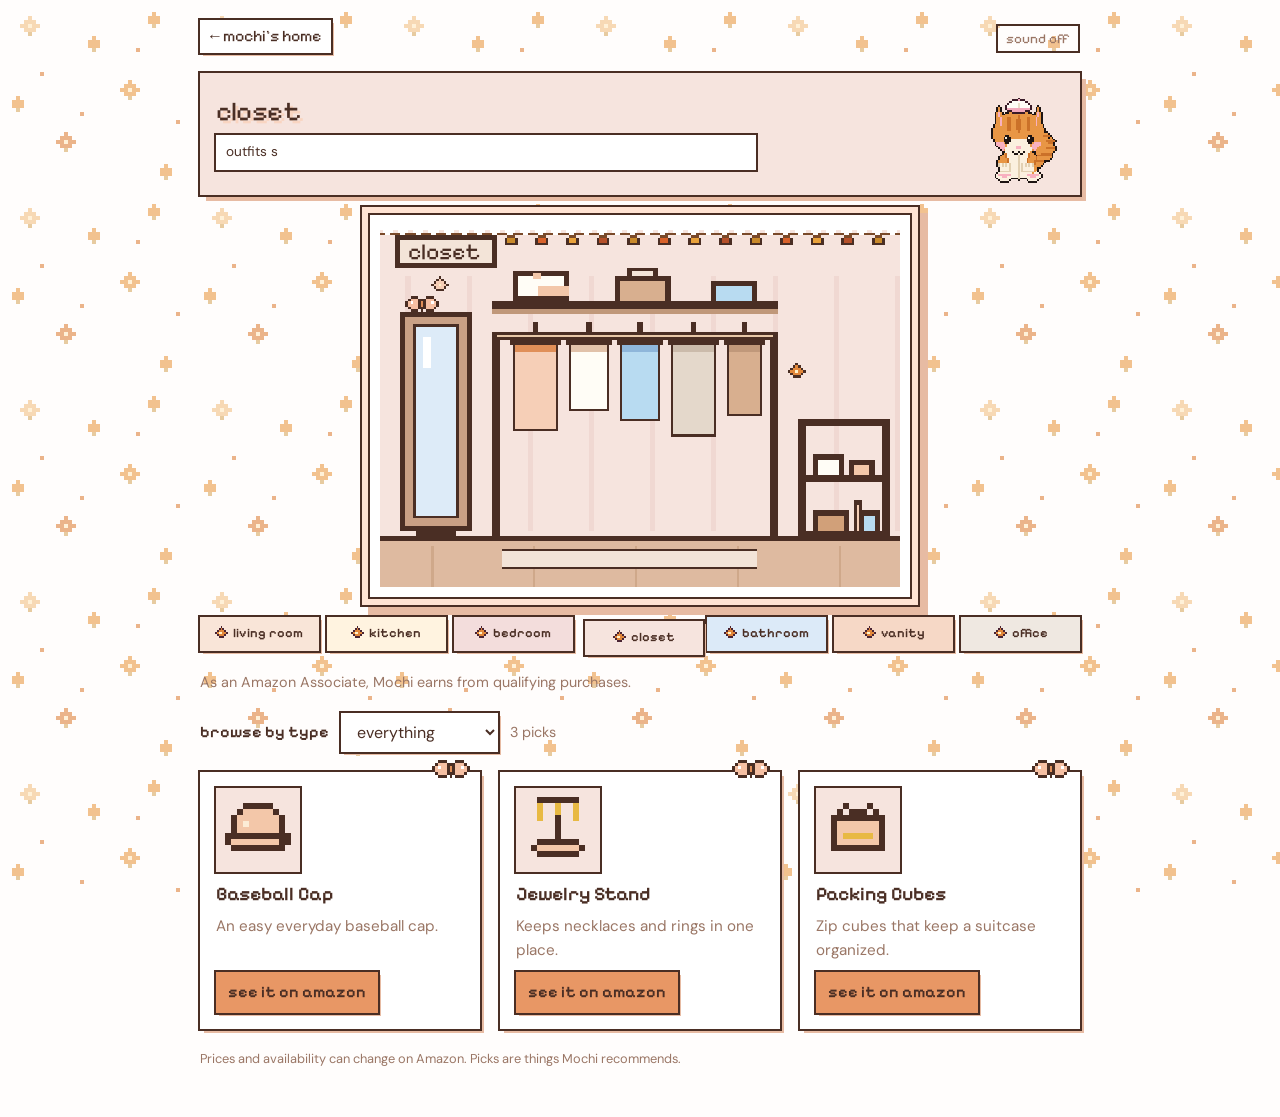
<file: closet.html>
<!doctype html>
<html lang="en"><head><meta charset="utf-8"><meta name="viewport" content="width=device-width,initial-scale=1,viewport-fit=cover">
<title>Mochi's Room</title>
<link rel="preconnect" href="https://fonts.googleapis.com"><link rel="preconnect" href="https://fonts.gstatic.com" crossorigin><link href="https://fonts.googleapis.com/css2?family=DM+Sans:wght@400;500;700&family=Parisienne&family=Pixelify+Sans:wght@400;600&display=swap" rel="stylesheet">
<style>
/* coquette: blush, cream, ribbon rose, cherry, soft wine outlines */
:root{
  --bg:#FFFDFC; --fg:#4A2E24; --muted:#9A7665; --card:#FFFFFF;
  --line:#4A2E24; --shadow:#E7BBA3; --wall:#4A2E24;
  --accent:#E89765; --stage:#FFFFFF; --gingham:rgba(246,193,166,.30); --chip:#FFE9DD;
  --living:#F9E5D8; --kitchen:#FFF3E0; --bath:#DCEAF8; --vanity:#F6D8C6; --bed:#F3DDDC; --office:#EFE8E1; --closet:#F6E4DE;
  --room:#F9E5D8;
  color-scheme:light;
}
[data-room="living"]{--room:var(--living)}
[data-room="closet"]{--room:var(--closet)}
[data-room="kitchen"]{--room:var(--kitchen)}
[data-room="bath"]{--room:var(--bath)}
[data-room="vanity"]{--room:var(--vanity)}
[data-room="bed"]{--room:var(--bed)}
[data-room="office"]{--room:var(--office)}

*{box-sizing:border-box}
body{margin:0;background-color:var(--bg);background-attachment:fixed;background-size:192px 192px;color:var(--fg);font:400 16px/1.55 'DM Sans',system-ui,sans-serif;padding-inline:16px;padding-block:20px 48px}
.wrap{max-width:880px;margin-inline:auto;display:flex;flex-direction:column;gap:30px}
h1,h2,.px{font-family:'Pixelify Sans','Courier New',monospace;font-weight:600;margin:0;text-wrap:balance}
h1{font-size:clamp(2rem,6vw,3rem);line-height:1.05;text-shadow:3px 3px 0 #F9D5C1;display:flex;align-items:center;gap:12px;flex-wrap:wrap}
h2{font-size:1.2rem;line-height:1.2}
p{margin:0}
a{color:inherit}
a:focus-visible,button:focus-visible{outline:3px solid var(--accent);outline-offset:3px}
.sub{font-family:'Parisienne','Snell Roundhand',cursive;font-size:1.55rem;line-height:1.25;color:var(--accent);margin-top:6px;max-width:34ch}
.mast{display:flex;flex-direction:column}

.stage{position:relative;max-width:960px;width:100%;margin-inline:auto;background:var(--stage);padding:10px;box-shadow:0 0 0 2px var(--line),0 0 0 8px #FFE3D3,0 0 0 10px var(--line),8px 8px 0 10px var(--shadow)}
.scene{position:relative;line-height:0}
.scene svg{display:block;width:100%;height:auto}
.scene .w{fill:var(--wall)}
.plq{font-family:'Pixelify Sans',monospace;font-size:9px;fill:#4A2E24}
.item{cursor:pointer;transition:transform .12s steps(2);transform-box:fill-box}
.item:hover,.item:focus-visible{transform:translateY(-2px);filter:brightness(1.08)}
.item:focus-visible{outline:none}
.mochi{position:absolute;width:10.714%;cursor:pointer;transition:left .85s cubic-bezier(.4,0,.2,1),top .85s cubic-bezier(.4,0,.2,1)}
.mw{position:relative;animation:bob 2.4s steps(1) infinite}
.mw img{display:block;width:100%;height:auto;image-rendering:pixelated}
.acc{position:absolute;left:0;top:0;width:100%;height:100%;overflow:visible;pointer-events:none}
.mochi.hop .mw,.heromochi.hop .mw{animation:hop .85s ease-out}
.mochi:focus-visible,.heromochi:focus-visible{outline:3px solid var(--accent);outline-offset:4px}
.heromochi{cursor:pointer;width:135px;padding-top:30px}
.cloud{animation:drift linear infinite}
@keyframes drift{from{transform:translateX(0)}to{transform:translateX(var(--d))}}
.bulb{animation:twinkle 2.4s steps(1) infinite}
.b1{animation-delay:-.8s}.b2{animation-delay:-1.6s}
@keyframes twinkle{0%,100%{opacity:1}50%{opacity:.35}}
@keyframes bob{0%,100%{transform:translateY(0)}50%{transform:translateY(-2.5%)}}
@keyframes hop{0%{transform:translateY(0)}40%{transform:translateY(-28%)}100%{transform:translateY(0)}}

.bubble{max-width:960px;width:100%;margin-inline:auto;background:var(--card);padding:12px 14px;box-shadow:0 0 0 2px var(--line),4px 4px 0 var(--shadow);display:grid;grid-template-columns:1fr auto;gap:2px 12px;align-items:start;min-height:5.2rem}
.who{grid-column:1/-1;font-family:'Pixelify Sans',monospace;font-size:.8rem;letter-spacing:.12em;text-transform:uppercase;color:var(--accent)}
.bubble p{min-width:0;font-size:1.05rem;min-height:3.1em}
.snd{font:inherit;font-family:'Pixelify Sans',monospace;font-size:.85rem;background:transparent;color:var(--muted);border:2px solid var(--line);padding:2px 8px;cursor:pointer;align-self:end}
.snd[aria-pressed="true"]{background:var(--chip);color:var(--fg)}

.disclosure{max-width:960px;width:100%;margin-inline:auto;font-size:.9rem;color:var(--muted)}
.rooms{max-width:960px;width:100%;margin-inline:auto;display:grid;grid-template-columns:repeat(3,minmax(0,1fr));gap:12px}
.rbtn{display:block;text-align:center;text-decoration:none;font-family:'Pixelify Sans',monospace;font-weight:600;font-size:1.1rem;padding:12px 8px;background:var(--room);color:var(--fg);box-shadow:0 0 0 2px var(--line),4px 4px 0 var(--shadow);transition:transform .1s steps(2),box-shadow .1s steps(2)}
.rbtn:hover{transform:translate(2px,2px);box-shadow:0 0 0 2px var(--line),2px 2px 0 var(--shadow)}
.rbtn[aria-current="page"]{transform:translate(4px,4px);box-shadow:0 0 0 2px var(--line);}
.foot{max-width:960px;width:100%;margin-inline:auto;font-size:.8rem;color:var(--muted)}

/* room pages */
.back{align-self:flex-start;font-family:'Pixelify Sans',monospace;font-size:1rem;text-decoration:none;padding:4px 10px;background:var(--card);box-shadow:0 0 0 2px var(--line),3px 3px 0 var(--shadow)}
.back:hover{transform:translate(1px,1px)}
.hero{max-width:960px;width:100%;margin-inline:auto;background:var(--room);padding:20px;display:grid;grid-template-columns:minmax(0,1fr) auto;gap:16px;align-items:end;box-shadow:0 0 0 2px var(--line),6px 6px 0 var(--shadow)}
.hero .say{margin-top:12px;background:var(--card);padding:10px 12px;box-shadow:0 0 0 2px var(--line);min-height:3.4em;max-width:40ch}

.grid{max-width:960px;width:100%;margin:0 auto;padding:0;list-style:none;display:grid;grid-template-columns:repeat(auto-fill,minmax(min(100%,250px),1fr));gap:20px}
.card{min-width:0;background:var(--card);padding:16px;display:flex;flex-direction:column;gap:10px;box-shadow:0 0 0 2px var(--line),4px 4px 0 var(--shadow)}
.card:target{outline:3px dashed var(--accent);outline-offset:6px}
.tile{width:84px;height:84px;background:var(--room);display:grid;place-items:center;box-shadow:0 0 0 2px var(--line)}
.tile svg{width:66px;height:66px;display:block;shape-rendering:crispEdges}
.card p{color:var(--muted);font-size:.95rem}
.chips{display:flex;flex-wrap:wrap;gap:6px}
.chip{font-family:'Pixelify Sans',monospace;font-size:.75rem;letter-spacing:.08em;text-transform:uppercase;background:var(--chip);padding:1px 8px;box-shadow:0 0 0 2px var(--line)}
.buy{margin-top:auto;align-self:flex-start;font-family:'Pixelify Sans',monospace;font-weight:600;text-decoration:none;padding:8px 12px;background:var(--accent);color:#4A2E24;box-shadow:0 0 0 2px var(--line),3px 3px 0 var(--shadow)}
.buy:hover{transform:translate(1px,1px)}

@media (max-width:620px){
  .rooms{grid-template-columns:repeat(2,minmax(0,1fr))}
  .hero{grid-template-columns:minmax(0,1fr);}
  .heromochi{width:108px;order:-1}
  .stage{padding:6px}
}
@media (prefers-reduced-motion:reduce){
  .mochi,.mw,.cloud,.bulb,.item,.rbtn{transition:none!important;animation:none!important}
}

.roomlink{cursor:pointer}
.roomlink:hover,.roomlink:focus-visible{filter:brightness(1.06)}
.roomlink:focus-visible{outline:none}
.room-stage{max-width:540px;margin-inline:auto}
.room-stage svg{display:block;width:100%;height:auto}
.filter{max-width:960px;width:100%;margin-inline:auto;display:flex;flex-wrap:wrap;align-items:center;gap:8px 12px}
.filter label{font-family:'Pixelify Sans',monospace;font-weight:600}
.filter select{font:inherit;min-width:0;max-width:100%;padding:8px 12px;background:var(--card);color:var(--fg);border:0;border-radius:0;box-shadow:0 0 0 2px var(--line),3px 3px 0 var(--shadow)}
.count{color:var(--muted);font-size:.9rem}

#iris{position:fixed;inset:0;z-index:9999;pointer-events:all;background:#4A2E24}
#iris.off{display:none}
.intro .rooms,.intro .disclosure,.intro .foot{display:none}
.bubble.clickable{cursor:pointer}
.bubble.clickable:hover{transform:translate(1px,1px)}
.next{display:inline-block;color:var(--accent);animation:blink 1s steps(2) infinite}
.hint{grid-column:1/-1;font-family:'Pixelify Sans',monospace;font-size:.9rem;color:var(--accent);letter-spacing:.06em;animation:blink 1.2s steps(2) infinite}
@keyframes blink{50%{opacity:.25}}
.door{cursor:pointer}
.door:focus-visible{outline:none}
.door:focus-visible .doorglow,.door:hover .doorglow{opacity:1}
.doorglow{opacity:0}
.arrow{opacity:0}
.door.pulse .arrow{opacity:1;animation:arrowbob .9s steps(2) infinite}
.door.pulse .doorglow{opacity:1;animation:blink 1.1s steps(2) infinite}
@keyframes arrowbob{50%{transform:translateY(4px)}}
.smoke{animation:rise 4s steps(8) infinite;transform-box:fill-box}
@keyframes rise{from{transform:translate(0,0);opacity:.9}to{transform:translate(10px,-30px);opacity:0}}
.toprow{max-width:960px;width:100%;margin-inline:auto;display:flex;justify-content:space-between;align-items:center;gap:12px}
@media (prefers-reduced-motion:reduce){.next,.hint,.smoke,.door.pulse .arrow,.door.pulse .doorglow{animation:none!important}}
.next[hidden],.hint[hidden]{display:none!important}

.card{position:relative}
.bubble{box-shadow:0 0 0 2px var(--line),0 0 0 6px #FFE3D3,0 0 0 8px var(--line)}
.who::before{content:"\2661 "}
#iris,#iris.off{background:#3A231B}
#iris.off{display:none}

.mast{align-items:center;text-align:center;padding-top:6px}
.mast h1{justify-content:center;font-weight:400;font-size:clamp(2.4rem,8vw,4rem);letter-spacing:.02em;text-shadow:2px 2px 0 #F9D5C1}
.hero h1{font-weight:400}


.bgf{position:fixed;inset:0;width:100%;height:100%;z-index:-1;pointer-events:none}
.pbow{display:block;width:52px;height:24px}
.pheart{display:inline-block;width:18px;height:16px;margin-right:8px;vertical-align:-2px}
.tb{display:inline-flex}.tb.l{transform:none}
.cb{position:absolute;top:-17px;z-index:2;line-height:0}
.cb.l{left:-14px;transform:rotate(-14deg)}.cb.r{right:-14px;transform:rotate(14deg)}
.cardbow{position:absolute;top:-12px;right:10px;width:38px;line-height:0}
.cardbow .pbow{width:38px;height:18px}
/* compact room pages */
body[data-room] .wrap{gap:20px}
body[data-room] .hero{padding:12px 16px;gap:12px;align-items:center;max-width:960px}
body[data-room] .hero h1{font-size:1.7rem;line-height:1.1}
body[data-room] .hero p{font-size:.85rem;margin:2px 0 0}
body[data-room] .hero .say{max-width:60ch;margin-top:8px;padding:6px 10px;min-height:2.6em;font-size:.85rem}
body[data-room] .heromochi{width:80px;padding-top:18px}
body[data-room] .rooms{max-width:960px;gap:8px;grid-template-columns:repeat(6,minmax(0,1fr))}
body[data-room] .rbtn{font-size:.85rem;padding:7px 6px;box-shadow:0 0 0 2px var(--line),3px 3px 0 var(--shadow)}
body[data-room] .pheart{width:13px;height:12px;margin-right:5px;vertical-align:-1px}
@media (max-width:620px){
  body[data-room] .hero{grid-template-columns:minmax(0,1fr) auto}
  body[data-room] .heromochi{width:70px;order:0}
  body[data-room] .rooms{grid-template-columns:repeat(3,minmax(0,1fr))}
  body[data-room] .rbtn{font-size:.75rem;padding:6px 2px}
  body[data-room] .pheart{display:none}
}

.tile img{width:100%;height:100%;object-fit:contain;display:block}
.rooms{grid-template-columns:repeat(4,minmax(0,1fr))}
body[data-room] .rooms{grid-template-columns:repeat(7,minmax(0,1fr))}
@media (max-width:620px){
  .rooms{grid-template-columns:repeat(2,minmax(0,1fr))}
  body[data-room] .rooms{grid-template-columns:repeat(4,minmax(0,1fr))}
}
body[data-room] .rbtn{white-space:nowrap;font-size:.8rem;padding:7px 2px}
@media (max-width:620px){body[data-room] .rbtn{font-size:.68rem}}

.fall{transform-box:fill-box;animation:fallleaf 12s linear infinite;opacity:.95}
@keyframes fallleaf{0%{transform:translate(0,-12px) rotate(0deg)}50%{transform:translate(calc(var(--sx,24px)*.5),150px) rotate(140deg)}100%{transform:translate(var(--sx,24px),312px) rotate(300deg)}}
@media (prefers-reduced-motion:reduce){.fall{animation:none!important;display:none}}

</style></head>
<body data-room="closet">
<div id="iris" class="black" aria-hidden="true"></div>
<div class="wrap">
<div class="toprow"><a class="back" href="index.html">&larr; mochi's home</a><button id="snd" class="snd" type="button" aria-pressed="false">sound off</button></div>
<section class="hero" id="hero"></section>
<div class="stage room-stage" id="rscene"></div>
<nav class="rooms" id="rooms" aria-label="Rooms"></nav>
<p class="disclosure" id="disc"></p>
<div class="filter"><label for="cat">browse by type</label><select id="cat"></select><span class="count" id="count"></span></div>
<ul class="grid" id="grid"></ul>
<p class="foot">Prices and availability can change on Amazon. Picks are things Mochi recommends.</p>
</div>
<script>
/* EDIT ME: rooms, disclosure and products live here. */
const DISCLOSURE = "As an Amazon Associate, Mochi earns from qualifying purchases.";
const MOCHI_SRC = "[data-uri]";

const ROOMS = [
  { key: "living", label: "living room", page: "living-room.html", blurb: "where i lie down and judge things." },
  { key: "kitchen", label: "kitchen", page: "kitchen.html", blurb: "snacks happen here." },
  { key: "bed", label: "bedroom", page: "bedroom.html", blurb: "where i recharge. please knock." },
  { key: "closet", label: "closet", page: "closet.html", blurb: "where the outfits start." },
  { key: "bath", label: "bathroom", page: "bathroom.html", blurb: "where i think about everything." },
  { key: "vanity", label: "vanity", page: "vanity.html", blurb: "the good stuff. do not touch." },
  { key: "office", label: "office", page: "office.html", blurb: "where i pretend to be productive." }
];

/* badge: null | "tried" (Casey tried it) | "top" (top rated on Amazon). sample:true shows a SAMPLE chip; delete it for real picks. */
const PRODUCTS = [
  { id: "candle", cat: "candles", room: "living", icon: "candle", name: "Scented Candle", url: "https://link.amazon/B05nwPFmv", img: "", badge: null, desc: "A scented candle for a cozy room." },
  { id: "cap", cat: "accessories", room: "closet", icon: "cap", name: "Baseball Cap", url: "https://link.amazon/B047MskKj", img: "", badge: null, desc: "An easy everyday baseball cap." },
  { id: "jewelry", cat: "accessories", room: "closet", icon: "stand", name: "Jewelry Stand", url: "https://link.amazon/B05nusiWz", img: "", badge: null, desc: "Keeps necklaces and rings in one place." },
  { id: "packing", cat: "travel", room: "closet", icon: "bag", name: "Packing Cubes", url: "https://link.amazon/B00WSvhkz", img: "", badge: null, desc: "Zip cubes that keep a suitcase organized." },
  { id: "owala", cat: "drinkware", room: "kitchen", icon: "bottle", name: "Owala Water Bottle", url: "https://link.amazon/B08jBJAdm", img: "", badge: null, desc: "Insulated bottle with a built-in straw." },
  { id: "stanley", cat: "drinkware", room: "kitchen", icon: "mug", name: "Stanley Tumbler", url: "https://link.amazon/B00p7afd3", img: "", badge: null, desc: "Big insulated tumbler with a handle." },
  { id: "icedcup", cat: "drinkware", room: "kitchen", icon: "mug", name: "Iced Coffee Tumbler", url: "https://link.amazon/B08IMIJKH", img: "", badge: null, desc: "Insulated cup with a lid and straw." },
  { id: "straws", cat: "drinkware", room: "kitchen", icon: "bottle", name: "Glass Straws", url: "https://link.amazon/B0igUAwhQ", img: "", badge: null, desc: "Reusable straws that are easy to clean." },
  { id: "containers", cat: "storage", room: "kitchen", icon: "jar", name: "Glass Food Containers", url: "https://link.amazon/B04ldrM1S", img: "", badge: null, desc: "Glass containers for meal prep and leftovers." },
  { id: "pillowcase", cat: "bedding", room: "bed", icon: "pillow", name: "Satin Pillowcase", url: "https://link.amazon/B07qsYAM9", img: "", badge: null, desc: "Smooth on hair and skin." },
  { id: "throw", cat: "bedding", room: "bed", icon: "blanket", name: "Checkered Plush Throw", url: "https://link.amazon/B01PPnVEP", img: "", badge: null, desc: "Thick, textured throw blanket." },
  { id: "sleepmask", cat: "sleep", room: "bed", icon: "mask", name: "Silk Sleep Mask", url: "https://link.amazon/B0d52yVRX", img: "", badge: null, desc: "Blocks light for sleep and naps." },
  { id: "pillowspray", cat: "sleep", room: "bed", icon: "bottle", name: "Deep Sleep Pillow Spray", url: "https://link.amazon/B0gwaJXV2", img: "", badge: null, desc: "Calming mist for your bedding." },
  { id: "clock", cat: "sleep", room: "bed", icon: "lamp", name: "Sunrise Alarm Clock", url: "https://link.amazon/B05kf45F0", img: "", badge: null, desc: "Wakes you up with gradual light." },
  { id: "earplugs", cat: "sleep", room: "bed", icon: "jar", name: "Soft Silicone Earplugs", url: "https://link.amazon/B048c5ont", img: "", badge: null, desc: "Reusable earplugs for quieter sleep." },
  { id: "pjs", cat: "sleepwear", room: "bed", icon: "blanket", name: "Satin Pajama Set", url: "https://link.amazon/B0f7kVMbH", img: "", badge: null, desc: "Soft satin pajama set." },
  { id: "slippers", cat: "sleepwear", room: "bed", icon: "sock", name: "Fluffy Slippers", url: "https://link.amazon/B08rEE29Q", img: "", badge: null, desc: "Fluffy slip-on slippers." },
  { id: "socks", cat: "sleepwear", room: "bed", icon: "sock", name: "Cozy Fluffy Socks", url: "https://link.amazon/B035xqYCB", img: "", badge: null, desc: "Warm, fuzzy socks." },
  { id: "bedlamp", cat: "lighting", room: "bed", icon: "lamp", name: "Dimmable Bedside Lamp", url: "https://link.amazon/B03HcJcoL", img: "", badge: null, desc: "Dimmable lamp for the nightstand." },
  { id: "whale", cat: "comfort", room: "bed", icon: "pillow", name: "Weighted Warmie Whale", url: "https://link.amazon/B0iizKmUr", img: "", badge: null, desc: "Weighted plush for comfort and warmth." },
  { id: "epsom", cat: "bath", room: "bath", icon: "soap", name: "Epsom Salt", url: "https://link.amazon/B06LjchC6", img: "", badge: null, desc: "Epsom salt for a bath soak." },
  { id: "handcream", cat: "skin care", room: "bath", icon: "bottle", name: "Shea Hand Cream", url: "https://link.amazon/B0em5CJIc", img: "", badge: null, desc: "Rich hand cream for dry skin." },
  { id: "shavegel", cat: "body care", room: "bath", icon: "bottle", name: "Shaving Gel", url: "https://link.amazon/B0gqng3BG", img: "", badge: null, desc: "Smooth gel for a close, comfortable shave." },
  { id: "toiletry", cat: "storage", room: "bath", icon: "bag", name: "Travel Toiletry Bag", url: "https://link.amazon/B04q8L3Vw", img: "", badge: null, desc: "Zip pouch for skincare and makeup." },
  { id: "lipbalm", cat: "lips", room: "vanity", icon: "gloss", name: "Lip Treatment", url: "https://link.amazon/B0a06jIpp", img: "", badge: null, desc: "Treatment for dry lips." },
  { id: "eadem", cat: "lips", room: "vanity", icon: "gloss", name: "Eadem Lip Gloss", url: "https://link.amazon/B08N2QY0b", img: "", badge: null, desc: "Glossy lip color from Eadem." },
  { id: "lipmask", cat: "lips", room: "vanity", icon: "gloss", name: "Lip Sleeping Mask", url: "https://link.amazon/B0ceZU0EE", img: "", badge: null, desc: "Overnight mask for soft lips." },
  { id: "lipliner", cat: "lips", room: "vanity", icon: "gloss", name: "Lip Liner", url: "https://link.amazon/B0iMAcD4O", img: "", badge: null, desc: "Defines and shapes the lip." },
  { id: "primer1", cat: "face", room: "vanity", icon: "bottle", name: "Primer 1", url: "https://link.amazon/B0hwZlssQ", img: "", badge: null, desc: "Preps skin for makeup." },
  { id: "primer2", cat: "face", room: "vanity", icon: "bottle", name: "Primer 2", url: "https://link.amazon/B00Xpi4OZ", img: "", badge: null, desc: "Preps skin for makeup." },
  { id: "mascara", cat: "eyes", room: "vanity", icon: "brush", name: "Mascara", url: "https://link.amazon/B0jdnUCU2", img: "", badge: null, desc: "Mascara for lashes." },
  { id: "remover1", cat: "skin care", room: "vanity", icon: "bottle", name: "Makeup Remover 1", url: "https://link.amazon/B06AvRcOQ", img: "", badge: null, desc: "Takes off makeup at the end of the day." },
  { id: "kosas", cat: "face", room: "vanity", icon: "gloss", name: "Kosas Concealer", url: "https://link.amazon/B09KFsDzW", img: "", badge: null, desc: "Concealer from Kosas for coverage and a natural finish." },
  { id: "niacinamide", cat: "skin care", room: "vanity", icon: "bottle", name: "Niacinamide Serum", url: "https://link.amazon/B0iBOPvIL", img: "", badge: null, desc: "Serum for oil and pores." },
  { id: "clawclip", cat: "hair", room: "vanity", icon: "brush", name: "Hair Claw Clip", url: "https://link.amazon/B0hcVecvK", img: "", badge: null, desc: "Quick, easy updos." },
  { id: "journal", cat: "stationery", room: "office", icon: "notebook", name: "Five Minute Journal", url: "https://link.amazon/B05pcVdG1", img: "", badge: null, desc: "Short daily prompts for morning and night." },
  { id: "pens", cat: "stationery", room: "office", icon: "pen", name: "Pens", url: "https://link.amazon/B00tTOjV0", img: "", badge: null, desc: "Smooth pens for journaling." }
];

/* 11x11 pixel icons. o outline, a room accent, b light, c cream, y gold, g green, h dark green */
const ICONS = {
  cap: ["...........","...ooooo...","..oaaaaao..",".oaaaaaaao.",".oabaaaaao.",".oaaaaaaao.","ooooooooooo","oaaaaaaaaoo",".ooooooooo.","...........","..........."],
  stand: ["..ooooooo..","..y..y..y..","..y..y..y..","..y..o..y..",".....o.....",".....o.....",".....o.....","..ooooooo..",".oaaaaaaao.","..ooooooo..","..........."],
  pen: ["...........","........o..","......ooyo.",".....ooyo..","....ooyo...","...ooyo....","..ooyo.....",".ooao......",".oao.......","..o........","..........."],
  bottle: ["....ooo....","....obo....","...ooooo...","..oaaaaao..","..oabbbao..","..oaaaaao..","..oabbbao..","..oaaaaao..","..oaaaaao..","..ooooooo..","..........."],
  bag: ["...........","...o...o...","..o.ooo.o..",".ooooooooo.",".oaaaaaaao.",".oaaaaaaao.",".oayyyyyao.",".oaaaaaaao.",".ooooooooo.","...........","..........."],
  mask: ["...........","...........",".ooooooooo.","oaaaaaaaaao","oabbaaabbao","oaaaaaaaaao",".ooooooooo.","...........","...........","...........","..........."],
  sock: ["..ooooo....","..obbbo....","..oaaao....","..oaaao....","..oaaao....","..oaaaooo..","..oaaaaaao.","..oaaaaaao.","...ooooooo.","...........","..........."],
  jar: ["...........","...ooooo...","...obbbo...","..ooooooo..","..oaaaaao..","..oabbbao..","..oaaaaao..","..oaaaaao..","..ooooooo..","...........","..........."],
  pillow: ["...........",".ooooooooo.","oaaaaaaaaao","oabbbbbbbao","oabbbbbbbao","oabbbbbbbao","oaaaaaaaaao",".ooooooooo.","...........","...........","..........."],
  notebook: ["..ooooooo..","..oaaaaao..","..oabbbao.o","..oabbbao.o","..oaaaaao.o","..oaaaaao.o","..oaaaaao.o","..oaaaaao..","..ooooooo..","...........","..........."],
  lamp: ["...ooooo...","..oyyyyyo..",".oyyyyyyyo.",".ooooooooo.",".....o.....",".....o.....",".....o.....",".....o.....","...ooooo...","..ooooooo..","..........."],
  plant: ["..g..h..g..","..gg.h.gg..","...ggggg...","....ggg....",".....h.....","..ooooooo..","..oaaaaao..","..oaaaaao..","...oaaao...","...ooooo...","..........."],
  blanket: ["...........","ooooooooooo","oaaaaaaaaao","obbbbbbbbbo","oaaaaaaaaao","obbbbbbbbbo","oaaaaaaaaao","ooooooooooo","o.o.o.o.o.o","...........","..........."],
  candle: [".....y.....","....yyy....",".....o.....","...ooooo...","...occco...","...occco...","...oaaao...","...oaaao...","...ooooo...","...........","..........."],
  mug: ["...b.b.....","....b.b....",".ooooooo...",".oaaaaaooo.",".oaaaaao.o.",".oaaaaao.o.",".oaaaaaooo.",".oaaaaao...","..ooooo....","...........","..........."],
  pan: ["...........","..ooooo....",".oaaaaao...","oaaaaaaaooo","oaaaaaaaoyo","oaaaaaaaooo",".oaaaaao...","..ooooo....","...........","...........","..........."],
  kettle: [".....o.....","....ooo....","...ooooo...","..oaaaaao..","ooaaaaaaaoo","o.oaaaaao.o","..oaaaaao.o","..ooooooo..","...........","...........","..........."],
  soap: ["......b....",".....b.b...","......b....","..ooooooo..",".oaaaaaaao.",".oabbbbbao.",".oaaaaaaao.","..ooooooo..","...........","...........","..........."],
  towel: ["yyyyyyyyyyy",".oaaaaaaao.",".obbbbbbbo.",".oaaaaaaao.",".obbbbbbbo.",".oaaaaaaao.",".obbbbbbbo.",".ooooooooo.","...........","...........","..........."],
  gloss: ["....ooo....","...oyyyo...","...oyyyo...","...ooooo...","...oaaao...","...oaaao...","...oaaao...","...oaaao...","...oaaao...","...ooooo...","..........."],
  mirror: ["...ooooo...","..obbbbbo..",".obbcbbbbo.",".obbbbbbbo.",".obbbbbbbo.","..obbbbbo..","...ooooo...",".....o.....",".....o.....","....ooo....","..........."],
  brush: ["....aaa....","...aaaaa...","...aaaaa...","....ooo....","....ooo....",".....y.....",".....y.....",".....y.....",".....y.....","....yyy....","..........."],
  compact: ["..ooooooo..",".oaaaaaaao.","oaabbbbbaao","oabbbbbbbao","oabbbbbbbao","oaabbbbbaao",".oaaaaaaao.","..ooooooo..","...........","...........","..........."]
};
const ICON_COLORS = { o: "#4A2E24", b: "#FCECD6", c: "#FCECD6", y: "#E8B943", g: "#7EBB60", h: "#639A4B" };

function iconSVG(name, accent) {
  const g = ICONS[name] || ICONS.candle;
  let r = "";
  g.forEach((row, y) => {
    for (let x = 0; x < 11; x++) {
      const c = row[x];
      if (!c || c === ".") continue;
      const f = c === "a" ? accent : ICON_COLORS[c];
      if (f) r += `<rect x="${x}" y="${y}" width="1" height="1" fill="${f}"/>`;
    }
  });
  return `<svg viewBox="0 0 11 11" aria-hidden="true" shape-rendering="crispEdges">${r}</svg>`;
}

/* Mochi shared helpers: sprite + accessories, sound (animalese, meow, music), iris transitions. */
const ACC = {"kitchen": "<rect x=\"16\" y=\"-8\" width=\"1\" height=\"1\" fill=\"#3A1B28\"/><rect x=\"17\" y=\"-8\" width=\"1\" height=\"1\" fill=\"#3A1B28\"/><rect x=\"18\" y=\"-8\" width=\"1\" height=\"1\" fill=\"#3A1B28\"/><rect x=\"19\" y=\"-8\" width=\"1\" height=\"1\" fill=\"#3A1B28\"/><rect x=\"20\" y=\"-8\" width=\"1\" height=\"1\" fill=\"#3A1B28\"/><rect x=\"21\" y=\"-8\" width=\"1\" height=\"1\" fill=\"#3A1B28\"/><rect x=\"22\" y=\"-8\" width=\"1\" height=\"1\" fill=\"#3A1B28\"/><rect x=\"14\" y=\"-7\" width=\"1\" height=\"1\" fill=\"#3A1B28\"/><rect x=\"15\" y=\"-7\" width=\"1\" height=\"1\" fill=\"#3A1B28\"/><rect x=\"16\" y=\"-7\" width=\"1\" height=\"1\" fill=\"#FFFDF6\"/><rect x=\"17\" y=\"-7\" width=\"1\" height=\"1\" fill=\"#FFFDF6\"/><rect x=\"18\" y=\"-7\" width=\"1\" height=\"1\" fill=\"#FFFDF6\"/><rect x=\"19\" y=\"-7\" width=\"1\" height=\"1\" fill=\"#FFFDF6\"/><rect x=\"20\" y=\"-7\" width=\"1\" height=\"1\" fill=\"#FFFDF6\"/><rect x=\"21\" y=\"-7\" width=\"1\" height=\"1\" fill=\"#FFFDF6\"/><rect x=\"22\" y=\"-7\" width=\"1\" height=\"1\" fill=\"#FFFDF6\"/><rect x=\"23\" y=\"-7\" width=\"1\" height=\"1\" fill=\"#3A1B28\"/><rect x=\"24\" y=\"-7\" width=\"1\" height=\"1\" fill=\"#3A1B28\"/><rect x=\"13\" y=\"-6\" width=\"1\" height=\"1\" fill=\"#3A1B28\"/><rect x=\"14\" y=\"-6\" width=\"1\" height=\"1\" fill=\"#FFFDF6\"/><rect x=\"15\" y=\"-6\" width=\"1\" height=\"1\" fill=\"#FFFDF6\"/><rect x=\"16\" y=\"-6\" width=\"1\" height=\"1\" fill=\"#FFFDF6\"/><rect x=\"17\" y=\"-6\" width=\"1\" height=\"1\" fill=\"#FFFDF6\"/><rect x=\"18\" y=\"-6\" width=\"1\" height=\"1\" fill=\"#FFFDF6\"/><rect x=\"19\" y=\"-6\" width=\"1\" height=\"1\" fill=\"#FFFDF6\"/><rect x=\"20\" y=\"-6\" width=\"1\" height=\"1\" fill=\"#FFFDF6\"/><rect x=\"21\" y=\"-6\" width=\"1\" height=\"1\" fill=\"#FFFDF6\"/><rect x=\"22\" y=\"-6\" width=\"1\" height=\"1\" fill=\"#FFFDF6\"/><rect x=\"23\" y=\"-6\" width=\"1\" height=\"1\" fill=\"#FFFDF6\"/><rect x=\"24\" y=\"-6\" width=\"1\" height=\"1\" fill=\"#FFFDF6\"/><rect x=\"25\" y=\"-6\" width=\"1\" height=\"1\" fill=\"#3A1B28\"/><rect x=\"12\" y=\"-5\" width=\"1\" height=\"1\" fill=\"#3A1B28\"/><rect x=\"13\" y=\"-5\" width=\"1\" height=\"1\" fill=\"#FFFDF6\"/><rect x=\"14\" y=\"-5\" width=\"1\" height=\"1\" fill=\"#FFFDF6\"/><rect x=\"15\" y=\"-5\" width=\"1\" height=\"1\" fill=\"#FFFDF6\"/><rect x=\"16\" y=\"-5\" width=\"1\" height=\"1\" fill=\"#FFFDF6\"/><rect x=\"17\" y=\"-5\" width=\"1\" height=\"1\" fill=\"#FFFDF6\"/><rect x=\"18\" y=\"-5\" width=\"1\" height=\"1\" fill=\"#FFFDF6\"/><rect x=\"19\" y=\"-5\" width=\"1\" height=\"1\" fill=\"#FFFDF6\"/><rect x=\"20\" y=\"-5\" width=\"1\" height=\"1\" fill=\"#FFFDF6\"/><rect x=\"21\" y=\"-5\" width=\"1\" height=\"1\" fill=\"#FFFDF6\"/><rect x=\"22\" y=\"-5\" width=\"1\" height=\"1\" fill=\"#FFFDF6\"/><rect x=\"23\" y=\"-5\" width=\"1\" height=\"1\" fill=\"#FFFDF6\"/><rect x=\"24\" y=\"-5\" width=\"1\" height=\"1\" fill=\"#FFFDF6\"/><rect x=\"25\" y=\"-5\" width=\"1\" height=\"1\" fill=\"#FFFDF6\"/><rect x=\"26\" y=\"-5\" width=\"1\" height=\"1\" fill=\"#3A1B28\"/><rect x=\"12\" y=\"-4\" width=\"1\" height=\"1\" fill=\"#3A1B28\"/><rect x=\"13\" y=\"-4\" width=\"1\" height=\"1\" fill=\"#FFFDF6\"/><rect x=\"14\" y=\"-4\" width=\"1\" height=\"1\" fill=\"#FFFDF6\"/><rect x=\"15\" y=\"-4\" width=\"1\" height=\"1\" fill=\"#FFFDF6\"/><rect x=\"16\" y=\"-4\" width=\"1\" height=\"1\" fill=\"#FFFDF6\"/><rect x=\"17\" y=\"-4\" width=\"1\" height=\"1\" fill=\"#E6DAC4\"/><rect x=\"18\" y=\"-4\" width=\"1\" height=\"1\" fill=\"#FFFDF6\"/><rect x=\"19\" y=\"-4\" width=\"1\" height=\"1\" fill=\"#FFFDF6\"/><rect x=\"20\" y=\"-4\" width=\"1\" height=\"1\" fill=\"#FFFDF6\"/><rect x=\"21\" y=\"-4\" width=\"1\" height=\"1\" fill=\"#E6DAC4\"/><rect x=\"22\" y=\"-4\" width=\"1\" height=\"1\" fill=\"#FFFDF6\"/><rect x=\"23\" y=\"-4\" width=\"1\" height=\"1\" fill=\"#FFFDF6\"/><rect x=\"24\" y=\"-4\" width=\"1\" height=\"1\" fill=\"#FFFDF6\"/><rect x=\"25\" y=\"-4\" width=\"1\" height=\"1\" fill=\"#FFFDF6\"/><rect x=\"26\" y=\"-4\" width=\"1\" height=\"1\" fill=\"#3A1B28\"/><rect x=\"12\" y=\"-3\" width=\"1\" height=\"1\" fill=\"#3A1B28\"/><rect x=\"13\" y=\"-3\" width=\"1\" height=\"1\" fill=\"#FFFDF6\"/><rect x=\"14\" y=\"-3\" width=\"1\" height=\"1\" fill=\"#FFFDF6\"/><rect x=\"15\" y=\"-3\" width=\"1\" height=\"1\" fill=\"#FFFDF6\"/><rect x=\"16\" y=\"-3\" width=\"1\" height=\"1\" fill=\"#FFFDF6\"/><rect x=\"17\" y=\"-3\" width=\"1\" height=\"1\" fill=\"#E6DAC4\"/><rect x=\"18\" y=\"-3\" width=\"1\" height=\"1\" fill=\"#FFFDF6\"/><rect x=\"19\" y=\"-3\" width=\"1\" height=\"1\" fill=\"#FFFDF6\"/><rect x=\"20\" y=\"-3\" width=\"1\" height=\"1\" fill=\"#FFFDF6\"/><rect x=\"21\" y=\"-3\" width=\"1\" height=\"1\" fill=\"#E6DAC4\"/><rect x=\"22\" y=\"-3\" width=\"1\" height=\"1\" fill=\"#FFFDF6\"/><rect x=\"23\" y=\"-3\" width=\"1\" height=\"1\" fill=\"#FFFDF6\"/><rect x=\"24\" y=\"-3\" width=\"1\" height=\"1\" fill=\"#FFFDF6\"/><rect x=\"25\" y=\"-3\" width=\"1\" height=\"1\" fill=\"#FFFDF6\"/><rect x=\"26\" y=\"-3\" width=\"1\" height=\"1\" fill=\"#3A1B28\"/><rect x=\"13\" y=\"-2\" width=\"1\" height=\"1\" fill=\"#3A1B28\"/><rect x=\"14\" y=\"-2\" width=\"1\" height=\"1\" fill=\"#FFFDF6\"/><rect x=\"15\" y=\"-2\" width=\"1\" height=\"1\" fill=\"#FFFDF6\"/><rect x=\"16\" y=\"-2\" width=\"1\" height=\"1\" fill=\"#FFFDF6\"/><rect x=\"17\" y=\"-2\" width=\"1\" height=\"1\" fill=\"#E6DAC4\"/><rect x=\"18\" y=\"-2\" width=\"1\" height=\"1\" fill=\"#FFFDF6\"/><rect x=\"19\" y=\"-2\" width=\"1\" height=\"1\" fill=\"#FFFDF6\"/><rect x=\"20\" y=\"-2\" width=\"1\" height=\"1\" fill=\"#FFFDF6\"/><rect x=\"21\" y=\"-2\" width=\"1\" height=\"1\" fill=\"#E6DAC4\"/><rect x=\"22\" y=\"-2\" width=\"1\" height=\"1\" fill=\"#FFFDF6\"/><rect x=\"23\" y=\"-2\" width=\"1\" height=\"1\" fill=\"#FFFDF6\"/><rect x=\"24\" y=\"-2\" width=\"1\" height=\"1\" fill=\"#FFFDF6\"/><rect x=\"25\" y=\"-2\" width=\"1\" height=\"1\" fill=\"#3A1B28\"/><rect x=\"13\" y=\"-1\" width=\"1\" height=\"1\" fill=\"#3A1B28\"/><rect x=\"14\" y=\"-1\" width=\"1\" height=\"1\" fill=\"#FFFDF6\"/><rect x=\"15\" y=\"-1\" width=\"1\" height=\"1\" fill=\"#FFFDF6\"/><rect x=\"16\" y=\"-1\" width=\"1\" height=\"1\" fill=\"#FFFDF6\"/><rect x=\"17\" y=\"-1\" width=\"1\" height=\"1\" fill=\"#E6DAC4\"/><rect x=\"18\" y=\"-1\" width=\"1\" height=\"1\" fill=\"#FFFDF6\"/><rect x=\"19\" y=\"-1\" width=\"1\" height=\"1\" fill=\"#FFFDF6\"/><rect x=\"20\" y=\"-1\" width=\"1\" height=\"1\" fill=\"#FFFDF6\"/><rect x=\"21\" y=\"-1\" width=\"1\" height=\"1\" fill=\"#E6DAC4\"/><rect x=\"22\" y=\"-1\" width=\"1\" height=\"1\" fill=\"#FFFDF6\"/><rect x=\"23\" y=\"-1\" width=\"1\" height=\"1\" fill=\"#FFFDF6\"/><rect x=\"24\" y=\"-1\" width=\"1\" height=\"1\" fill=\"#FFFDF6\"/><rect x=\"25\" y=\"-1\" width=\"1\" height=\"1\" fill=\"#3A1B28\"/><rect x=\"14\" y=\"0\" width=\"1\" height=\"1\" fill=\"#3A1B28\"/><rect x=\"15\" y=\"0\" width=\"1\" height=\"1\" fill=\"#FFFDF6\"/><rect x=\"16\" y=\"0\" width=\"1\" height=\"1\" fill=\"#FFFDF6\"/><rect x=\"17\" y=\"0\" width=\"1\" height=\"1\" fill=\"#E6DAC4\"/><rect x=\"18\" y=\"0\" width=\"1\" height=\"1\" fill=\"#FFFDF6\"/><rect x=\"19\" y=\"0\" width=\"1\" height=\"1\" fill=\"#FFFDF6\"/><rect x=\"20\" y=\"0\" width=\"1\" height=\"1\" fill=\"#FFFDF6\"/><rect x=\"21\" y=\"0\" width=\"1\" height=\"1\" fill=\"#E6DAC4\"/><rect x=\"22\" y=\"0\" width=\"1\" height=\"1\" fill=\"#FFFDF6\"/><rect x=\"23\" y=\"0\" width=\"1\" height=\"1\" fill=\"#FFFDF6\"/><rect x=\"24\" y=\"0\" width=\"1\" height=\"1\" fill=\"#3A1B28\"/><rect x=\"14\" y=\"1\" width=\"1\" height=\"1\" fill=\"#3A1B28\"/><rect x=\"15\" y=\"1\" width=\"1\" height=\"1\" fill=\"#FFFDF6\"/><rect x=\"16\" y=\"1\" width=\"1\" height=\"1\" fill=\"#FFFDF6\"/><rect x=\"17\" y=\"1\" width=\"1\" height=\"1\" fill=\"#E6DAC4\"/><rect x=\"18\" y=\"1\" width=\"1\" height=\"1\" fill=\"#FFFDF6\"/><rect x=\"19\" y=\"1\" width=\"1\" height=\"1\" fill=\"#FFFDF6\"/><rect x=\"20\" y=\"1\" width=\"1\" height=\"1\" fill=\"#FFFDF6\"/><rect x=\"21\" y=\"1\" width=\"1\" height=\"1\" fill=\"#E6DAC4\"/><rect x=\"22\" y=\"1\" width=\"1\" height=\"1\" fill=\"#FFFDF6\"/><rect x=\"23\" y=\"1\" width=\"1\" height=\"1\" fill=\"#FFFDF6\"/><rect x=\"24\" y=\"1\" width=\"1\" height=\"1\" fill=\"#3A1B28\"/><rect x=\"14\" y=\"2\" width=\"1\" height=\"1\" fill=\"#3A1B28\"/><rect x=\"15\" y=\"2\" width=\"1\" height=\"1\" fill=\"#FFFDF6\"/><rect x=\"16\" y=\"2\" width=\"1\" height=\"1\" fill=\"#FFFDF6\"/><rect x=\"17\" y=\"2\" width=\"1\" height=\"1\" fill=\"#FFFDF6\"/><rect x=\"18\" y=\"2\" width=\"1\" height=\"1\" fill=\"#FFFDF6\"/><rect x=\"19\" y=\"2\" width=\"1\" height=\"1\" fill=\"#FFFDF6\"/><rect x=\"20\" y=\"2\" width=\"1\" height=\"1\" fill=\"#FFFDF6\"/><rect x=\"21\" y=\"2\" width=\"1\" height=\"1\" fill=\"#FFFDF6\"/><rect x=\"22\" y=\"2\" width=\"1\" height=\"1\" fill=\"#FFFDF6\"/><rect x=\"23\" y=\"2\" width=\"1\" height=\"1\" fill=\"#FFFDF6\"/><rect x=\"24\" y=\"2\" width=\"1\" height=\"1\" fill=\"#3A1B28\"/><rect x=\"13\" y=\"3\" width=\"1\" height=\"1\" fill=\"#3A1B28\"/><rect x=\"14\" y=\"3\" width=\"1\" height=\"1\" fill=\"#F2E8D2\"/><rect x=\"15\" y=\"3\" width=\"1\" height=\"1\" fill=\"#F2E8D2\"/><rect x=\"16\" y=\"3\" width=\"1\" height=\"1\" fill=\"#F2E8D2\"/><rect x=\"17\" y=\"3\" width=\"1\" height=\"1\" fill=\"#F2E8D2\"/><rect x=\"18\" y=\"3\" width=\"1\" height=\"1\" fill=\"#F2E8D2\"/><rect x=\"19\" y=\"3\" width=\"1\" height=\"1\" fill=\"#F2E8D2\"/><rect x=\"20\" y=\"3\" width=\"1\" height=\"1\" fill=\"#F2E8D2\"/><rect x=\"21\" y=\"3\" width=\"1\" height=\"1\" fill=\"#F2E8D2\"/><rect x=\"22\" y=\"3\" width=\"1\" height=\"1\" fill=\"#F2E8D2\"/><rect x=\"23\" y=\"3\" width=\"1\" height=\"1\" fill=\"#F2E8D2\"/><rect x=\"24\" y=\"3\" width=\"1\" height=\"1\" fill=\"#F2E8D2\"/><rect x=\"25\" y=\"3\" width=\"1\" height=\"1\" fill=\"#3A1B28\"/><rect x=\"14\" y=\"4\" width=\"1\" height=\"1\" fill=\"#3A1B28\"/><rect x=\"15\" y=\"4\" width=\"1\" height=\"1\" fill=\"#3A1B28\"/><rect x=\"16\" y=\"4\" width=\"1\" height=\"1\" fill=\"#3A1B28\"/><rect x=\"17\" y=\"4\" width=\"1\" height=\"1\" fill=\"#3A1B28\"/><rect x=\"18\" y=\"4\" width=\"1\" height=\"1\" fill=\"#3A1B28\"/><rect x=\"19\" y=\"4\" width=\"1\" height=\"1\" fill=\"#3A1B28\"/><rect x=\"20\" y=\"4\" width=\"1\" height=\"1\" fill=\"#3A1B28\"/><rect x=\"21\" y=\"4\" width=\"1\" height=\"1\" fill=\"#3A1B28\"/><rect x=\"22\" y=\"4\" width=\"1\" height=\"1\" fill=\"#3A1B28\"/><rect x=\"23\" y=\"4\" width=\"1\" height=\"1\" fill=\"#3A1B28\"/><rect x=\"24\" y=\"4\" width=\"1\" height=\"1\" fill=\"#3A1B28\"/>", "vanity": "<rect x=\"15\" y=\"0\" width=\"1\" height=\"1\" fill=\"#3A1B28\"/><rect x=\"19\" y=\"0\" width=\"1\" height=\"1\" fill=\"#3A1B28\"/><rect x=\"23\" y=\"0\" width=\"1\" height=\"1\" fill=\"#3A1B28\"/><rect x=\"14\" y=\"1\" width=\"1\" height=\"1\" fill=\"#3A1B28\"/><rect x=\"15\" y=\"1\" width=\"1\" height=\"1\" fill=\"#F6C445\"/><rect x=\"16\" y=\"1\" width=\"1\" height=\"1\" fill=\"#3A1B28\"/><rect x=\"18\" y=\"1\" width=\"1\" height=\"1\" fill=\"#3A1B28\"/><rect x=\"19\" y=\"1\" width=\"1\" height=\"1\" fill=\"#F6C445\"/><rect x=\"20\" y=\"1\" width=\"1\" height=\"1\" fill=\"#3A1B28\"/><rect x=\"22\" y=\"1\" width=\"1\" height=\"1\" fill=\"#3A1B28\"/><rect x=\"23\" y=\"1\" width=\"1\" height=\"1\" fill=\"#F6C445\"/><rect x=\"24\" y=\"1\" width=\"1\" height=\"1\" fill=\"#3A1B28\"/><rect x=\"13\" y=\"2\" width=\"1\" height=\"1\" fill=\"#3A1B28\"/><rect x=\"14\" y=\"2\" width=\"1\" height=\"1\" fill=\"#F6C445\"/><rect x=\"15\" y=\"2\" width=\"1\" height=\"1\" fill=\"#F6C445\"/><rect x=\"16\" y=\"2\" width=\"1\" height=\"1\" fill=\"#F6C445\"/><rect x=\"17\" y=\"2\" width=\"1\" height=\"1\" fill=\"#3A1B28\"/><rect x=\"18\" y=\"2\" width=\"1\" height=\"1\" fill=\"#F6C445\"/><rect x=\"19\" y=\"2\" width=\"1\" height=\"1\" fill=\"#F6C445\"/><rect x=\"20\" y=\"2\" width=\"1\" height=\"1\" fill=\"#F6C445\"/><rect x=\"21\" y=\"2\" width=\"1\" height=\"1\" fill=\"#3A1B28\"/><rect x=\"22\" y=\"2\" width=\"1\" height=\"1\" fill=\"#F6C445\"/><rect x=\"23\" y=\"2\" width=\"1\" height=\"1\" fill=\"#F6C445\"/><rect x=\"24\" y=\"2\" width=\"1\" height=\"1\" fill=\"#F6C445\"/><rect x=\"25\" y=\"2\" width=\"1\" height=\"1\" fill=\"#3A1B28\"/><rect x=\"13\" y=\"3\" width=\"1\" height=\"1\" fill=\"#3A1B28\"/><rect x=\"14\" y=\"3\" width=\"1\" height=\"1\" fill=\"#F6C445\"/><rect x=\"15\" y=\"3\" width=\"1\" height=\"1\" fill=\"#FFF1B0\"/><rect x=\"16\" y=\"3\" width=\"1\" height=\"1\" fill=\"#F6C445\"/><rect x=\"17\" y=\"3\" width=\"1\" height=\"1\" fill=\"#F6C445\"/><rect x=\"18\" y=\"3\" width=\"1\" height=\"1\" fill=\"#F6C445\"/><rect x=\"19\" y=\"3\" width=\"1\" height=\"1\" fill=\"#E8456E\"/><rect x=\"20\" y=\"3\" width=\"1\" height=\"1\" fill=\"#F6C445\"/><rect x=\"21\" y=\"3\" width=\"1\" height=\"1\" fill=\"#F6C445\"/><rect x=\"22\" y=\"3\" width=\"1\" height=\"1\" fill=\"#F6C445\"/><rect x=\"23\" y=\"3\" width=\"1\" height=\"1\" fill=\"#FFF1B0\"/><rect x=\"24\" y=\"3\" width=\"1\" height=\"1\" fill=\"#F6C445\"/><rect x=\"25\" y=\"3\" width=\"1\" height=\"1\" fill=\"#3A1B28\"/><rect x=\"13\" y=\"4\" width=\"1\" height=\"1\" fill=\"#3A1B28\"/><rect x=\"14\" y=\"4\" width=\"1\" height=\"1\" fill=\"#D9A02A\"/><rect x=\"15\" y=\"4\" width=\"1\" height=\"1\" fill=\"#D9A02A\"/><rect x=\"16\" y=\"4\" width=\"1\" height=\"1\" fill=\"#D9A02A\"/><rect x=\"17\" y=\"4\" width=\"1\" height=\"1\" fill=\"#D9A02A\"/><rect x=\"18\" y=\"4\" width=\"1\" height=\"1\" fill=\"#D9A02A\"/><rect x=\"19\" y=\"4\" width=\"1\" height=\"1\" fill=\"#D9A02A\"/><rect x=\"20\" y=\"4\" width=\"1\" height=\"1\" fill=\"#D9A02A\"/><rect x=\"21\" y=\"4\" width=\"1\" height=\"1\" fill=\"#D9A02A\"/><rect x=\"22\" y=\"4\" width=\"1\" height=\"1\" fill=\"#D9A02A\"/><rect x=\"23\" y=\"4\" width=\"1\" height=\"1\" fill=\"#D9A02A\"/><rect x=\"24\" y=\"4\" width=\"1\" height=\"1\" fill=\"#D9A02A\"/><rect x=\"25\" y=\"4\" width=\"1\" height=\"1\" fill=\"#3A1B28\"/><rect x=\"14\" y=\"5\" width=\"1\" height=\"1\" fill=\"#3A1B28\"/><rect x=\"15\" y=\"5\" width=\"1\" height=\"1\" fill=\"#3A1B28\"/><rect x=\"16\" y=\"5\" width=\"1\" height=\"1\" fill=\"#3A1B28\"/><rect x=\"17\" y=\"5\" width=\"1\" height=\"1\" fill=\"#3A1B28\"/><rect x=\"18\" y=\"5\" width=\"1\" height=\"1\" fill=\"#3A1B28\"/><rect x=\"19\" y=\"5\" width=\"1\" height=\"1\" fill=\"#3A1B28\"/><rect x=\"20\" y=\"5\" width=\"1\" height=\"1\" fill=\"#3A1B28\"/><rect x=\"21\" y=\"5\" width=\"1\" height=\"1\" fill=\"#3A1B28\"/><rect x=\"22\" y=\"5\" width=\"1\" height=\"1\" fill=\"#3A1B28\"/><rect x=\"23\" y=\"5\" width=\"1\" height=\"1\" fill=\"#3A1B28\"/><rect x=\"24\" y=\"5\" width=\"1\" height=\"1\" fill=\"#3A1B28\"/>", "bed": "<rect x=\"25\" y=\"-2\" width=\"1\" height=\"1\" fill=\"#3A1B28\"/><rect x=\"26\" y=\"-2\" width=\"1\" height=\"1\" fill=\"#3A1B28\"/><rect x=\"27\" y=\"-2\" width=\"1\" height=\"1\" fill=\"#3A1B28\"/><rect x=\"28\" y=\"-2\" width=\"1\" height=\"1\" fill=\"#3A1B28\"/><rect x=\"29\" y=\"-2\" width=\"1\" height=\"1\" fill=\"#3A1B28\"/><rect x=\"30\" y=\"-2\" width=\"1\" height=\"1\" fill=\"#3A1B28\"/><rect x=\"31\" y=\"-2\" width=\"1\" height=\"1\" fill=\"#3A1B28\"/><rect x=\"32\" y=\"-2\" width=\"1\" height=\"1\" fill=\"#3A1B28\"/><rect x=\"33\" y=\"-2\" width=\"1\" height=\"1\" fill=\"#3A1B28\"/><rect x=\"34\" y=\"-2\" width=\"1\" height=\"1\" fill=\"#3A1B28\"/><rect x=\"17\" y=\"-1\" width=\"1\" height=\"1\" fill=\"#3A1B28\"/><rect x=\"18\" y=\"-1\" width=\"1\" height=\"1\" fill=\"#3A1B28\"/><rect x=\"19\" y=\"-1\" width=\"1\" height=\"1\" fill=\"#3A1B28\"/><rect x=\"20\" y=\"-1\" width=\"1\" height=\"1\" fill=\"#3A1B28\"/><rect x=\"21\" y=\"-1\" width=\"1\" height=\"1\" fill=\"#3A1B28\"/><rect x=\"22\" y=\"-1\" width=\"1\" height=\"1\" fill=\"#3A1B28\"/><rect x=\"23\" y=\"-1\" width=\"1\" height=\"1\" fill=\"#3A1B28\"/><rect x=\"24\" y=\"-1\" width=\"1\" height=\"1\" fill=\"#3A1B28\"/><rect x=\"25\" y=\"-1\" width=\"1\" height=\"1\" fill=\"#7F9AD6\"/><rect x=\"26\" y=\"-1\" width=\"1\" height=\"1\" fill=\"#AFC2EF\"/><rect x=\"27\" y=\"-1\" width=\"1\" height=\"1\" fill=\"#AFC2EF\"/><rect x=\"28\" y=\"-1\" width=\"1\" height=\"1\" fill=\"#7F9AD6\"/><rect x=\"29\" y=\"-1\" width=\"1\" height=\"1\" fill=\"#7F9AD6\"/><rect x=\"30\" y=\"-1\" width=\"1\" height=\"1\" fill=\"#AFC2EF\"/><rect x=\"31\" y=\"-1\" width=\"1\" height=\"1\" fill=\"#AFC2EF\"/><rect x=\"32\" y=\"-1\" width=\"1\" height=\"1\" fill=\"#7F9AD6\"/><rect x=\"33\" y=\"-1\" width=\"1\" height=\"1\" fill=\"#7F9AD6\"/><rect x=\"34\" y=\"-1\" width=\"1\" height=\"1\" fill=\"#AFC2EF\"/><rect x=\"35\" y=\"-1\" width=\"1\" height=\"1\" fill=\"#3A1B28\"/><rect x=\"15\" y=\"0\" width=\"1\" height=\"1\" fill=\"#3A1B28\"/><rect x=\"16\" y=\"0\" width=\"1\" height=\"1\" fill=\"#3A1B28\"/><rect x=\"17\" y=\"0\" width=\"1\" height=\"1\" fill=\"#AFC2EF\"/><rect x=\"18\" y=\"0\" width=\"1\" height=\"1\" fill=\"#7F9AD6\"/><rect x=\"19\" y=\"0\" width=\"1\" height=\"1\" fill=\"#7F9AD6\"/><rect x=\"20\" y=\"0\" width=\"1\" height=\"1\" fill=\"#AFC2EF\"/><rect x=\"21\" y=\"0\" width=\"1\" height=\"1\" fill=\"#AFC2EF\"/><rect x=\"22\" y=\"0\" width=\"1\" height=\"1\" fill=\"#7F9AD6\"/><rect x=\"23\" y=\"0\" width=\"1\" height=\"1\" fill=\"#7F9AD6\"/><rect x=\"24\" y=\"0\" width=\"1\" height=\"1\" fill=\"#AFC2EF\"/><rect x=\"25\" y=\"0\" width=\"1\" height=\"1\" fill=\"#AFC2EF\"/><rect x=\"26\" y=\"0\" width=\"1\" height=\"1\" fill=\"#7F9AD6\"/><rect x=\"27\" y=\"0\" width=\"1\" height=\"1\" fill=\"#7F9AD6\"/><rect x=\"28\" y=\"0\" width=\"1\" height=\"1\" fill=\"#AFC2EF\"/><rect x=\"29\" y=\"0\" width=\"1\" height=\"1\" fill=\"#AFC2EF\"/><rect x=\"30\" y=\"0\" width=\"1\" height=\"1\" fill=\"#7F9AD6\"/><rect x=\"31\" y=\"0\" width=\"1\" height=\"1\" fill=\"#7F9AD6\"/><rect x=\"32\" y=\"0\" width=\"1\" height=\"1\" fill=\"#AFC2EF\"/><rect x=\"33\" y=\"0\" width=\"1\" height=\"1\" fill=\"#AFC2EF\"/><rect x=\"34\" y=\"0\" width=\"1\" height=\"1\" fill=\"#7F9AD6\"/><rect x=\"35\" y=\"0\" width=\"1\" height=\"1\" fill=\"#7F9AD6\"/><rect x=\"36\" y=\"0\" width=\"1\" height=\"1\" fill=\"#3A1B28\"/><rect x=\"14\" y=\"1\" width=\"1\" height=\"1\" fill=\"#3A1B28\"/><rect x=\"15\" y=\"1\" width=\"1\" height=\"1\" fill=\"#AFC2EF\"/><rect x=\"16\" y=\"1\" width=\"1\" height=\"1\" fill=\"#AFC2EF\"/><rect x=\"17\" y=\"1\" width=\"1\" height=\"1\" fill=\"#7F9AD6\"/><rect x=\"18\" y=\"1\" width=\"1\" height=\"1\" fill=\"#7F9AD6\"/><rect x=\"19\" y=\"1\" width=\"1\" height=\"1\" fill=\"#AFC2EF\"/><rect x=\"20\" y=\"1\" width=\"1\" height=\"1\" fill=\"#AFC2EF\"/><rect x=\"21\" y=\"1\" width=\"1\" height=\"1\" fill=\"#7F9AD6\"/><rect x=\"22\" y=\"1\" width=\"1\" height=\"1\" fill=\"#7F9AD6\"/><rect x=\"23\" y=\"1\" width=\"1\" height=\"1\" fill=\"#AFC2EF\"/><rect x=\"24\" y=\"1\" width=\"1\" height=\"1\" fill=\"#3A1B28\"/><rect x=\"25\" y=\"1\" width=\"1\" height=\"1\" fill=\"#3A1B28\"/><rect x=\"26\" y=\"1\" width=\"1\" height=\"1\" fill=\"#3A1B28\"/><rect x=\"27\" y=\"1\" width=\"1\" height=\"1\" fill=\"#3A1B28\"/><rect x=\"28\" y=\"1\" width=\"1\" height=\"1\" fill=\"#3A1B28\"/><rect x=\"29\" y=\"1\" width=\"1\" height=\"1\" fill=\"#3A1B28\"/><rect x=\"30\" y=\"1\" width=\"1\" height=\"1\" fill=\"#3A1B28\"/><rect x=\"31\" y=\"1\" width=\"1\" height=\"1\" fill=\"#3A1B28\"/><rect x=\"32\" y=\"1\" width=\"1\" height=\"1\" fill=\"#3A1B28\"/><rect x=\"33\" y=\"1\" width=\"1\" height=\"1\" fill=\"#3A1B28\"/><rect x=\"34\" y=\"1\" width=\"1\" height=\"1\" fill=\"#7F9AD6\"/><rect x=\"35\" y=\"1\" width=\"1\" height=\"1\" fill=\"#7F9AD6\"/><rect x=\"36\" y=\"1\" width=\"1\" height=\"1\" fill=\"#3A1B28\"/><rect x=\"13\" y=\"2\" width=\"1\" height=\"1\" fill=\"#3A1B28\"/><rect x=\"14\" y=\"2\" width=\"1\" height=\"1\" fill=\"#AFC2EF\"/><rect x=\"15\" y=\"2\" width=\"1\" height=\"1\" fill=\"#AFC2EF\"/><rect x=\"16\" y=\"2\" width=\"1\" height=\"1\" fill=\"#7F9AD6\"/><rect x=\"17\" y=\"2\" width=\"1\" height=\"1\" fill=\"#7F9AD6\"/><rect x=\"18\" y=\"2\" width=\"1\" height=\"1\" fill=\"#AFC2EF\"/><rect x=\"19\" y=\"2\" width=\"1\" height=\"1\" fill=\"#AFC2EF\"/><rect x=\"20\" y=\"2\" width=\"1\" height=\"1\" fill=\"#7F9AD6\"/><rect x=\"21\" y=\"2\" width=\"1\" height=\"1\" fill=\"#7F9AD6\"/><rect x=\"22\" y=\"2\" width=\"1\" height=\"1\" fill=\"#AFC2EF\"/><rect x=\"23\" y=\"2\" width=\"1\" height=\"1\" fill=\"#AFC2EF\"/><rect x=\"24\" y=\"2\" width=\"1\" height=\"1\" fill=\"#7F9AD6\"/><rect x=\"25\" y=\"2\" width=\"1\" height=\"1\" fill=\"#3A1B28\"/><rect x=\"33\" y=\"2\" width=\"1\" height=\"1\" fill=\"#3A1B28\"/><rect x=\"34\" y=\"2\" width=\"1\" height=\"1\" fill=\"#7F9AD6\"/><rect x=\"35\" y=\"2\" width=\"1\" height=\"1\" fill=\"#7F9AD6\"/><rect x=\"36\" y=\"2\" width=\"1\" height=\"1\" fill=\"#3A1B28\"/><rect x=\"12\" y=\"3\" width=\"1\" height=\"1\" fill=\"#3A1B28\"/><rect x=\"13\" y=\"3\" width=\"1\" height=\"1\" fill=\"#AFC2EF\"/><rect x=\"14\" y=\"3\" width=\"1\" height=\"1\" fill=\"#AFC2EF\"/><rect x=\"15\" y=\"3\" width=\"1\" height=\"1\" fill=\"#7F9AD6\"/><rect x=\"16\" y=\"3\" width=\"1\" height=\"1\" fill=\"#7F9AD6\"/><rect x=\"17\" y=\"3\" width=\"1\" height=\"1\" fill=\"#AFC2EF\"/><rect x=\"18\" y=\"3\" width=\"1\" height=\"1\" fill=\"#AFC2EF\"/><rect x=\"19\" y=\"3\" width=\"1\" height=\"1\" fill=\"#7F9AD6\"/><rect x=\"20\" y=\"3\" width=\"1\" height=\"1\" fill=\"#7F9AD6\"/><rect x=\"21\" y=\"3\" width=\"1\" height=\"1\" fill=\"#AFC2EF\"/><rect x=\"22\" y=\"3\" width=\"1\" height=\"1\" fill=\"#AFC2EF\"/><rect x=\"23\" y=\"3\" width=\"1\" height=\"1\" fill=\"#7F9AD6\"/><rect x=\"24\" y=\"3\" width=\"1\" height=\"1\" fill=\"#7F9AD6\"/><rect x=\"25\" y=\"3\" width=\"1\" height=\"1\" fill=\"#AFC2EF\"/><rect x=\"26\" y=\"3\" width=\"1\" height=\"1\" fill=\"#3A1B28\"/><rect x=\"33\" y=\"3\" width=\"1\" height=\"1\" fill=\"#3A1B28\"/><rect x=\"34\" y=\"3\" width=\"1\" height=\"1\" fill=\"#AFC2EF\"/><rect x=\"35\" y=\"3\" width=\"1\" height=\"1\" fill=\"#AFC2EF\"/><rect x=\"36\" y=\"3\" width=\"1\" height=\"1\" fill=\"#3A1B28\"/><rect x=\"11\" y=\"4\" width=\"1\" height=\"1\" fill=\"#3A1B28\"/><rect x=\"12\" y=\"4\" width=\"1\" height=\"1\" fill=\"#FFFDF6\"/><rect x=\"13\" y=\"4\" width=\"1\" height=\"1\" fill=\"#FFFDF6\"/><rect x=\"14\" y=\"4\" width=\"1\" height=\"1\" fill=\"#FFFDF6\"/><rect x=\"15\" y=\"4\" width=\"1\" height=\"1\" fill=\"#FFFDF6\"/><rect x=\"16\" y=\"4\" width=\"1\" height=\"1\" fill=\"#FFFDF6\"/><rect x=\"17\" y=\"4\" width=\"1\" height=\"1\" fill=\"#FFFDF6\"/><rect x=\"18\" y=\"4\" width=\"1\" height=\"1\" fill=\"#FFFDF6\"/><rect x=\"19\" y=\"4\" width=\"1\" height=\"1\" fill=\"#FFFDF6\"/><rect x=\"20\" y=\"4\" width=\"1\" height=\"1\" fill=\"#FFFDF6\"/><rect x=\"21\" y=\"4\" width=\"1\" height=\"1\" fill=\"#FFFDF6\"/><rect x=\"22\" y=\"4\" width=\"1\" height=\"1\" fill=\"#FFFDF6\"/><rect x=\"23\" y=\"4\" width=\"1\" height=\"1\" fill=\"#FFFDF6\"/><rect x=\"24\" y=\"4\" width=\"1\" height=\"1\" fill=\"#FFFDF6\"/><rect x=\"25\" y=\"4\" width=\"1\" height=\"1\" fill=\"#FFFDF6\"/><rect x=\"26\" y=\"4\" width=\"1\" height=\"1\" fill=\"#FFFDF6\"/><rect x=\"27\" y=\"4\" width=\"1\" height=\"1\" fill=\"#3A1B28\"/><rect x=\"33\" y=\"4\" width=\"1\" height=\"1\" fill=\"#3A1B28\"/><rect x=\"34\" y=\"4\" width=\"1\" height=\"1\" fill=\"#7F9AD6\"/><rect x=\"35\" y=\"4\" width=\"1\" height=\"1\" fill=\"#7F9AD6\"/><rect x=\"36\" y=\"4\" width=\"1\" height=\"1\" fill=\"#3A1B28\"/><rect x=\"11\" y=\"5\" width=\"1\" height=\"1\" fill=\"#3A1B28\"/><rect x=\"12\" y=\"5\" width=\"1\" height=\"1\" fill=\"#FFFDF6\"/><rect x=\"13\" y=\"5\" width=\"1\" height=\"1\" fill=\"#FFFDF6\"/><rect x=\"14\" y=\"5\" width=\"1\" height=\"1\" fill=\"#FFFDF6\"/><rect x=\"15\" y=\"5\" width=\"1\" height=\"1\" fill=\"#FFFDF6\"/><rect x=\"16\" y=\"5\" width=\"1\" height=\"1\" fill=\"#FFFDF6\"/><rect x=\"17\" y=\"5\" width=\"1\" height=\"1\" fill=\"#FFFDF6\"/><rect x=\"18\" y=\"5\" width=\"1\" height=\"1\" fill=\"#FFFDF6\"/><rect x=\"19\" y=\"5\" width=\"1\" height=\"1\" fill=\"#FFFDF6\"/><rect x=\"20\" y=\"5\" width=\"1\" height=\"1\" fill=\"#FFFDF6\"/><rect x=\"21\" y=\"5\" width=\"1\" height=\"1\" fill=\"#FFFDF6\"/><rect x=\"22\" y=\"5\" width=\"1\" height=\"1\" fill=\"#FFFDF6\"/><rect x=\"23\" y=\"5\" width=\"1\" height=\"1\" fill=\"#FFFDF6\"/><rect x=\"24\" y=\"5\" width=\"1\" height=\"1\" fill=\"#FFFDF6\"/><rect x=\"25\" y=\"5\" width=\"1\" height=\"1\" fill=\"#FFFDF6\"/><rect x=\"26\" y=\"5\" width=\"1\" height=\"1\" fill=\"#FFFDF6\"/><rect x=\"27\" y=\"5\" width=\"1\" height=\"1\" fill=\"#3A1B28\"/><rect x=\"33\" y=\"5\" width=\"1\" height=\"1\" fill=\"#3A1B28\"/><rect x=\"34\" y=\"5\" width=\"1\" height=\"1\" fill=\"#7F9AD6\"/><rect x=\"35\" y=\"5\" width=\"1\" height=\"1\" fill=\"#7F9AD6\"/><rect x=\"36\" y=\"5\" width=\"1\" height=\"1\" fill=\"#3A1B28\"/><rect x=\"12\" y=\"6\" width=\"1\" height=\"1\" fill=\"#3A1B28\"/><rect x=\"13\" y=\"6\" width=\"1\" height=\"1\" fill=\"#3A1B28\"/><rect x=\"14\" y=\"6\" width=\"1\" height=\"1\" fill=\"#3A1B28\"/><rect x=\"15\" y=\"6\" width=\"1\" height=\"1\" fill=\"#3A1B28\"/><rect x=\"16\" y=\"6\" width=\"1\" height=\"1\" fill=\"#3A1B28\"/><rect x=\"17\" y=\"6\" width=\"1\" height=\"1\" fill=\"#3A1B28\"/><rect x=\"18\" y=\"6\" width=\"1\" height=\"1\" fill=\"#3A1B28\"/><rect x=\"19\" y=\"6\" width=\"1\" height=\"1\" fill=\"#3A1B28\"/><rect x=\"20\" y=\"6\" width=\"1\" height=\"1\" fill=\"#3A1B28\"/><rect x=\"21\" y=\"6\" width=\"1\" height=\"1\" fill=\"#3A1B28\"/><rect x=\"22\" y=\"6\" width=\"1\" height=\"1\" fill=\"#3A1B28\"/><rect x=\"23\" y=\"6\" width=\"1\" height=\"1\" fill=\"#3A1B28\"/><rect x=\"24\" y=\"6\" width=\"1\" height=\"1\" fill=\"#3A1B28\"/><rect x=\"25\" y=\"6\" width=\"1\" height=\"1\" fill=\"#3A1B28\"/><rect x=\"26\" y=\"6\" width=\"1\" height=\"1\" fill=\"#3A1B28\"/><rect x=\"33\" y=\"6\" width=\"1\" height=\"1\" fill=\"#3A1B28\"/><rect x=\"34\" y=\"6\" width=\"1\" height=\"1\" fill=\"#AFC2EF\"/><rect x=\"35\" y=\"6\" width=\"1\" height=\"1\" fill=\"#AFC2EF\"/><rect x=\"36\" y=\"6\" width=\"1\" height=\"1\" fill=\"#3A1B28\"/><rect x=\"32\" y=\"7\" width=\"1\" height=\"1\" fill=\"#3A1B28\"/><rect x=\"33\" y=\"7\" width=\"1\" height=\"1\" fill=\"#FFFDF6\"/><rect x=\"34\" y=\"7\" width=\"1\" height=\"1\" fill=\"#FFFDF6\"/><rect x=\"35\" y=\"7\" width=\"1\" height=\"1\" fill=\"#FFFDF6\"/><rect x=\"36\" y=\"7\" width=\"1\" height=\"1\" fill=\"#FFFDF6\"/><rect x=\"37\" y=\"7\" width=\"1\" height=\"1\" fill=\"#3A1B28\"/><rect x=\"32\" y=\"8\" width=\"1\" height=\"1\" fill=\"#3A1B28\"/><rect x=\"33\" y=\"8\" width=\"1\" height=\"1\" fill=\"#FFFDF6\"/><rect x=\"34\" y=\"8\" width=\"1\" height=\"1\" fill=\"#FFFDF6\"/><rect x=\"35\" y=\"8\" width=\"1\" height=\"1\" fill=\"#FFFDF6\"/><rect x=\"36\" y=\"8\" width=\"1\" height=\"1\" fill=\"#FFFDF6\"/><rect x=\"37\" y=\"8\" width=\"1\" height=\"1\" fill=\"#3A1B28\"/><rect x=\"32\" y=\"9\" width=\"1\" height=\"1\" fill=\"#3A1B28\"/><rect x=\"33\" y=\"9\" width=\"1\" height=\"1\" fill=\"#FFFDF6\"/><rect x=\"34\" y=\"9\" width=\"1\" height=\"1\" fill=\"#FFFDF6\"/><rect x=\"35\" y=\"9\" width=\"1\" height=\"1\" fill=\"#FFFDF6\"/><rect x=\"36\" y=\"9\" width=\"1\" height=\"1\" fill=\"#FFFDF6\"/><rect x=\"37\" y=\"9\" width=\"1\" height=\"1\" fill=\"#3A1B28\"/><rect x=\"32\" y=\"10\" width=\"1\" height=\"1\" fill=\"#3A1B28\"/><rect x=\"33\" y=\"10\" width=\"1\" height=\"1\" fill=\"#FFFDF6\"/><rect x=\"34\" y=\"10\" width=\"1\" height=\"1\" fill=\"#FFFDF6\"/><rect x=\"35\" y=\"10\" width=\"1\" height=\"1\" fill=\"#FFFDF6\"/><rect x=\"36\" y=\"10\" width=\"1\" height=\"1\" fill=\"#FFFDF6\"/><rect x=\"37\" y=\"10\" width=\"1\" height=\"1\" fill=\"#3A1B28\"/><rect x=\"33\" y=\"11\" width=\"1\" height=\"1\" fill=\"#3A1B28\"/><rect x=\"34\" y=\"11\" width=\"1\" height=\"1\" fill=\"#3A1B28\"/><rect x=\"35\" y=\"11\" width=\"1\" height=\"1\" fill=\"#3A1B28\"/><rect x=\"36\" y=\"11\" width=\"1\" height=\"1\" fill=\"#3A1B28\"/>", "bath": "<rect x=\"14\" y=\"-3\" width=\"1\" height=\"1\" fill=\"#3A1B28\"/><rect x=\"15\" y=\"-3\" width=\"1\" height=\"1\" fill=\"#3A1B28\"/><rect x=\"16\" y=\"-3\" width=\"1\" height=\"1\" fill=\"#3A1B28\"/><rect x=\"17\" y=\"-3\" width=\"1\" height=\"1\" fill=\"#3A1B28\"/><rect x=\"18\" y=\"-3\" width=\"1\" height=\"1\" fill=\"#3A1B28\"/><rect x=\"19\" y=\"-3\" width=\"1\" height=\"1\" fill=\"#3A1B28\"/><rect x=\"20\" y=\"-3\" width=\"1\" height=\"1\" fill=\"#3A1B28\"/><rect x=\"21\" y=\"-3\" width=\"1\" height=\"1\" fill=\"#3A1B28\"/><rect x=\"22\" y=\"-3\" width=\"1\" height=\"1\" fill=\"#3A1B28\"/><rect x=\"23\" y=\"-3\" width=\"1\" height=\"1\" fill=\"#3A1B28\"/><rect x=\"24\" y=\"-3\" width=\"1\" height=\"1\" fill=\"#3A1B28\"/><rect x=\"10\" y=\"-2\" width=\"1\" height=\"1\" fill=\"#3A1B28\"/><rect x=\"11\" y=\"-2\" width=\"1\" height=\"1\" fill=\"#3A1B28\"/><rect x=\"12\" y=\"-2\" width=\"1\" height=\"1\" fill=\"#3A1B28\"/><rect x=\"13\" y=\"-2\" width=\"1\" height=\"1\" fill=\"#3A1B28\"/><rect x=\"14\" y=\"-2\" width=\"1\" height=\"1\" fill=\"#D4F1F7\"/><rect x=\"15\" y=\"-2\" width=\"1\" height=\"1\" fill=\"#D4F1F7\"/><rect x=\"16\" y=\"-2\" width=\"1\" height=\"1\" fill=\"#D4F1F7\"/><rect x=\"17\" y=\"-2\" width=\"1\" height=\"1\" fill=\"#D4F1F7\"/><rect x=\"18\" y=\"-2\" width=\"1\" height=\"1\" fill=\"#D4F1F7\"/><rect x=\"19\" y=\"-2\" width=\"1\" height=\"1\" fill=\"#D4F1F7\"/><rect x=\"20\" y=\"-2\" width=\"1\" height=\"1\" fill=\"#D4F1F7\"/><rect x=\"21\" y=\"-2\" width=\"1\" height=\"1\" fill=\"#D4F1F7\"/><rect x=\"22\" y=\"-2\" width=\"1\" height=\"1\" fill=\"#D4F1F7\"/><rect x=\"23\" y=\"-2\" width=\"1\" height=\"1\" fill=\"#D4F1F7\"/><rect x=\"24\" y=\"-2\" width=\"1\" height=\"1\" fill=\"#D4F1F7\"/><rect x=\"25\" y=\"-2\" width=\"1\" height=\"1\" fill=\"#3A1B28\"/><rect x=\"26\" y=\"-2\" width=\"1\" height=\"1\" fill=\"#3A1B28\"/><rect x=\"27\" y=\"-2\" width=\"1\" height=\"1\" fill=\"#3A1B28\"/><rect x=\"28\" y=\"-2\" width=\"1\" height=\"1\" fill=\"#3A1B28\"/><rect x=\"7\" y=\"-1\" width=\"1\" height=\"1\" fill=\"#3A1B28\"/><rect x=\"8\" y=\"-1\" width=\"1\" height=\"1\" fill=\"#3A1B28\"/><rect x=\"9\" y=\"-1\" width=\"1\" height=\"1\" fill=\"#3A1B28\"/><rect x=\"10\" y=\"-1\" width=\"1\" height=\"1\" fill=\"#D4F1F7\"/><rect x=\"11\" y=\"-1\" width=\"1\" height=\"1\" fill=\"#D4F1F7\"/><rect x=\"12\" y=\"-1\" width=\"1\" height=\"1\" fill=\"#D4F1F7\"/><rect x=\"13\" y=\"-1\" width=\"1\" height=\"1\" fill=\"#D4F1F7\"/><rect x=\"14\" y=\"-1\" width=\"1\" height=\"1\" fill=\"#D4F1F7\"/><rect x=\"15\" y=\"-1\" width=\"1\" height=\"1\" fill=\"#D4F1F7\"/><rect x=\"16\" y=\"-1\" width=\"1\" height=\"1\" fill=\"#D4F1F7\"/><rect x=\"17\" y=\"-1\" width=\"1\" height=\"1\" fill=\"#D4F1F7\"/><rect x=\"18\" y=\"-1\" width=\"1\" height=\"1\" fill=\"#D4F1F7\"/><rect x=\"19\" y=\"-1\" width=\"1\" height=\"1\" fill=\"#D4F1F7\"/><rect x=\"20\" y=\"-1\" width=\"1\" height=\"1\" fill=\"#D4F1F7\"/><rect x=\"21\" y=\"-1\" width=\"1\" height=\"1\" fill=\"#FFFFFF\"/><rect x=\"22\" y=\"-1\" width=\"1\" height=\"1\" fill=\"#D4F1F7\"/><rect x=\"23\" y=\"-1\" width=\"1\" height=\"1\" fill=\"#D4F1F7\"/><rect x=\"24\" y=\"-1\" width=\"1\" height=\"1\" fill=\"#D4F1F7\"/><rect x=\"25\" y=\"-1\" width=\"1\" height=\"1\" fill=\"#D4F1F7\"/><rect x=\"26\" y=\"-1\" width=\"1\" height=\"1\" fill=\"#D4F1F7\"/><rect x=\"27\" y=\"-1\" width=\"1\" height=\"1\" fill=\"#D4F1F7\"/><rect x=\"28\" y=\"-1\" width=\"1\" height=\"1\" fill=\"#D4F1F7\"/><rect x=\"29\" y=\"-1\" width=\"1\" height=\"1\" fill=\"#3A1B28\"/><rect x=\"30\" y=\"-1\" width=\"1\" height=\"1\" fill=\"#3A1B28\"/><rect x=\"31\" y=\"-1\" width=\"1\" height=\"1\" fill=\"#3A1B28\"/><rect x=\"6\" y=\"0\" width=\"1\" height=\"1\" fill=\"#3A1B28\"/><rect x=\"7\" y=\"0\" width=\"1\" height=\"1\" fill=\"#D4F1F7\"/><rect x=\"8\" y=\"0\" width=\"1\" height=\"1\" fill=\"#D4F1F7\"/><rect x=\"9\" y=\"0\" width=\"1\" height=\"1\" fill=\"#D4F1F7\"/><rect x=\"10\" y=\"0\" width=\"1\" height=\"1\" fill=\"#D4F1F7\"/><rect x=\"11\" y=\"0\" width=\"1\" height=\"1\" fill=\"#D4F1F7\"/><rect x=\"12\" y=\"0\" width=\"1\" height=\"1\" fill=\"#D4F1F7\"/><rect x=\"13\" y=\"0\" width=\"1\" height=\"1\" fill=\"#D4F1F7\"/><rect x=\"14\" y=\"0\" width=\"1\" height=\"1\" fill=\"#D4F1F7\"/><rect x=\"15\" y=\"0\" width=\"1\" height=\"1\" fill=\"#D4F1F7\"/><rect x=\"16\" y=\"0\" width=\"1\" height=\"1\" fill=\"#FFFFFF\"/><rect x=\"17\" y=\"0\" width=\"1\" height=\"1\" fill=\"#D4F1F7\"/><rect x=\"18\" y=\"0\" width=\"1\" height=\"1\" fill=\"#D4F1F7\"/><rect x=\"19\" y=\"0\" width=\"1\" height=\"1\" fill=\"#D4F1F7\"/><rect x=\"20\" y=\"0\" width=\"1\" height=\"1\" fill=\"#D4F1F7\"/><rect x=\"21\" y=\"0\" width=\"1\" height=\"1\" fill=\"#D4F1F7\"/><rect x=\"22\" y=\"0\" width=\"1\" height=\"1\" fill=\"#D4F1F7\"/><rect x=\"23\" y=\"0\" width=\"1\" height=\"1\" fill=\"#D4F1F7\"/><rect x=\"24\" y=\"0\" width=\"1\" height=\"1\" fill=\"#D4F1F7\"/><rect x=\"25\" y=\"0\" width=\"1\" height=\"1\" fill=\"#D4F1F7\"/><rect x=\"26\" y=\"0\" width=\"1\" height=\"1\" fill=\"#D4F1F7\"/><rect x=\"27\" y=\"0\" width=\"1\" height=\"1\" fill=\"#D4F1F7\"/><rect x=\"28\" y=\"0\" width=\"1\" height=\"1\" fill=\"#D4F1F7\"/><rect x=\"29\" y=\"0\" width=\"1\" height=\"1\" fill=\"#D4F1F7\"/><rect x=\"30\" y=\"0\" width=\"1\" height=\"1\" fill=\"#D4F1F7\"/><rect x=\"31\" y=\"0\" width=\"1\" height=\"1\" fill=\"#D4F1F7\"/><rect x=\"32\" y=\"0\" width=\"1\" height=\"1\" fill=\"#3A1B28\"/><rect x=\"5\" y=\"1\" width=\"1\" height=\"1\" fill=\"#3A1B28\"/><rect x=\"6\" y=\"1\" width=\"1\" height=\"1\" fill=\"#D4F1F7\"/><rect x=\"7\" y=\"1\" width=\"1\" height=\"1\" fill=\"#D4F1F7\"/><rect x=\"8\" y=\"1\" width=\"1\" height=\"1\" fill=\"#D4F1F7\"/><rect x=\"9\" y=\"1\" width=\"1\" height=\"1\" fill=\"#D4F1F7\"/><rect x=\"10\" y=\"1\" width=\"1\" height=\"1\" fill=\"#D4F1F7\"/><rect x=\"11\" y=\"1\" width=\"1\" height=\"1\" fill=\"#FFFFFF\"/><rect x=\"12\" y=\"1\" width=\"1\" height=\"1\" fill=\"#D4F1F7\"/><rect x=\"13\" y=\"1\" width=\"1\" height=\"1\" fill=\"#D4F1F7\"/><rect x=\"14\" y=\"1\" width=\"1\" height=\"1\" fill=\"#D4F1F7\"/><rect x=\"15\" y=\"1\" width=\"1\" height=\"1\" fill=\"#D4F1F7\"/><rect x=\"16\" y=\"1\" width=\"1\" height=\"1\" fill=\"#D4F1F7\"/><rect x=\"17\" y=\"1\" width=\"1\" height=\"1\" fill=\"#D4F1F7\"/><rect x=\"18\" y=\"1\" width=\"1\" height=\"1\" fill=\"#D4F1F7\"/><rect x=\"19\" y=\"1\" width=\"1\" height=\"1\" fill=\"#D4F1F7\"/><rect x=\"20\" y=\"1\" width=\"1\" height=\"1\" fill=\"#D4F1F7\"/><rect x=\"21\" y=\"1\" width=\"1\" height=\"1\" fill=\"#D4F1F7\"/><rect x=\"22\" y=\"1\" width=\"1\" height=\"1\" fill=\"#D4F1F7\"/><rect x=\"23\" y=\"1\" width=\"1\" height=\"1\" fill=\"#D4F1F7\"/><rect x=\"24\" y=\"1\" width=\"1\" height=\"1\" fill=\"#D4F1F7\"/><rect x=\"25\" y=\"1\" width=\"1\" height=\"1\" fill=\"#D4F1F7\"/><rect x=\"26\" y=\"1\" width=\"1\" height=\"1\" fill=\"#FFFFFF\"/><rect x=\"27\" y=\"1\" width=\"1\" height=\"1\" fill=\"#D4F1F7\"/><rect x=\"28\" y=\"1\" width=\"1\" height=\"1\" fill=\"#D4F1F7\"/><rect x=\"29\" y=\"1\" width=\"1\" height=\"1\" fill=\"#D4F1F7\"/><rect x=\"30\" y=\"1\" width=\"1\" height=\"1\" fill=\"#D4F1F7\"/><rect x=\"31\" y=\"1\" width=\"1\" height=\"1\" fill=\"#D4F1F7\"/><rect x=\"32\" y=\"1\" width=\"1\" height=\"1\" fill=\"#D4F1F7\"/><rect x=\"33\" y=\"1\" width=\"1\" height=\"1\" fill=\"#3A1B28\"/><rect x=\"4\" y=\"2\" width=\"1\" height=\"1\" fill=\"#3A1B28\"/><rect x=\"5\" y=\"2\" width=\"1\" height=\"1\" fill=\"#D4F1F7\"/><rect x=\"6\" y=\"2\" width=\"1\" height=\"1\" fill=\"#D4F1F7\"/><rect x=\"7\" y=\"2\" width=\"1\" height=\"1\" fill=\"#D4F1F7\"/><rect x=\"8\" y=\"2\" width=\"1\" height=\"1\" fill=\"#D4F1F7\"/><rect x=\"9\" y=\"2\" width=\"1\" height=\"1\" fill=\"#D4F1F7\"/><rect x=\"10\" y=\"2\" width=\"1\" height=\"1\" fill=\"#D4F1F7\"/><rect x=\"11\" y=\"2\" width=\"1\" height=\"1\" fill=\"#D4F1F7\"/><rect x=\"12\" y=\"2\" width=\"1\" height=\"1\" fill=\"#D4F1F7\"/><rect x=\"13\" y=\"2\" width=\"1\" height=\"1\" fill=\"#D4F1F7\"/><rect x=\"14\" y=\"2\" width=\"1\" height=\"1\" fill=\"#D4F1F7\"/><rect x=\"15\" y=\"2\" width=\"1\" height=\"1\" fill=\"#D4F1F7\"/><rect x=\"16\" y=\"2\" width=\"1\" height=\"1\" fill=\"#D4F1F7\"/><rect x=\"17\" y=\"2\" width=\"1\" height=\"1\" fill=\"#D4F1F7\"/><rect x=\"18\" y=\"2\" width=\"1\" height=\"1\" fill=\"#D4F1F7\"/><rect x=\"19\" y=\"2\" width=\"1\" height=\"1\" fill=\"#FFFFFF\"/><rect x=\"20\" y=\"2\" width=\"1\" height=\"1\" fill=\"#D4F1F7\"/><rect x=\"21\" y=\"2\" width=\"1\" height=\"1\" fill=\"#D4F1F7\"/><rect x=\"22\" y=\"2\" width=\"1\" height=\"1\" fill=\"#D4F1F7\"/><rect x=\"23\" y=\"2\" width=\"1\" height=\"1\" fill=\"#D4F1F7\"/><rect x=\"24\" y=\"2\" width=\"1\" height=\"1\" fill=\"#D4F1F7\"/><rect x=\"25\" y=\"2\" width=\"1\" height=\"1\" fill=\"#D4F1F7\"/><rect x=\"26\" y=\"2\" width=\"1\" height=\"1\" fill=\"#D4F1F7\"/><rect x=\"27\" y=\"2\" width=\"1\" height=\"1\" fill=\"#D4F1F7\"/><rect x=\"28\" y=\"2\" width=\"1\" height=\"1\" fill=\"#D4F1F7\"/><rect x=\"29\" y=\"2\" width=\"1\" height=\"1\" fill=\"#D4F1F7\"/><rect x=\"30\" y=\"2\" width=\"1\" height=\"1\" fill=\"#D4F1F7\"/><rect x=\"31\" y=\"2\" width=\"1\" height=\"1\" fill=\"#D4F1F7\"/><rect x=\"32\" y=\"2\" width=\"1\" height=\"1\" fill=\"#D4F1F7\"/><rect x=\"33\" y=\"2\" width=\"1\" height=\"1\" fill=\"#D4F1F7\"/><rect x=\"34\" y=\"2\" width=\"1\" height=\"1\" fill=\"#3A1B28\"/><rect x=\"4\" y=\"3\" width=\"1\" height=\"1\" fill=\"#3A1B28\"/><rect x=\"5\" y=\"3\" width=\"1\" height=\"1\" fill=\"#D4F1F7\"/><rect x=\"6\" y=\"3\" width=\"1\" height=\"1\" fill=\"#D4F1F7\"/><rect x=\"7\" y=\"3\" width=\"1\" height=\"1\" fill=\"#D4F1F7\"/><rect x=\"8\" y=\"3\" width=\"1\" height=\"1\" fill=\"#D4F1F7\"/><rect x=\"9\" y=\"3\" width=\"1\" height=\"1\" fill=\"#D4F1F7\"/><rect x=\"10\" y=\"3\" width=\"1\" height=\"1\" fill=\"#D4F1F7\"/><rect x=\"11\" y=\"3\" width=\"1\" height=\"1\" fill=\"#D4F1F7\"/><rect x=\"12\" y=\"3\" width=\"1\" height=\"1\" fill=\"#D4F1F7\"/><rect x=\"13\" y=\"3\" width=\"1\" height=\"1\" fill=\"#D4F1F7\"/><rect x=\"14\" y=\"3\" width=\"1\" height=\"1\" fill=\"#FFFFFF\"/><rect x=\"15\" y=\"3\" width=\"1\" height=\"1\" fill=\"#D4F1F7\"/><rect x=\"16\" y=\"3\" width=\"1\" height=\"1\" fill=\"#D4F1F7\"/><rect x=\"17\" y=\"3\" width=\"1\" height=\"1\" fill=\"#D4F1F7\"/><rect x=\"18\" y=\"3\" width=\"1\" height=\"1\" fill=\"#D4F1F7\"/><rect x=\"19\" y=\"3\" width=\"1\" height=\"1\" fill=\"#D4F1F7\"/><rect x=\"20\" y=\"3\" width=\"1\" height=\"1\" fill=\"#D4F1F7\"/><rect x=\"21\" y=\"3\" width=\"1\" height=\"1\" fill=\"#D4F1F7\"/><rect x=\"22\" y=\"3\" width=\"1\" height=\"1\" fill=\"#D4F1F7\"/><rect x=\"23\" y=\"3\" width=\"1\" height=\"1\" fill=\"#D4F1F7\"/><rect x=\"24\" y=\"3\" width=\"1\" height=\"1\" fill=\"#D4F1F7\"/><rect x=\"25\" y=\"3\" width=\"1\" height=\"1\" fill=\"#D4F1F7\"/><rect x=\"26\" y=\"3\" width=\"1\" height=\"1\" fill=\"#D4F1F7\"/><rect x=\"27\" y=\"3\" width=\"1\" height=\"1\" fill=\"#D4F1F7\"/><rect x=\"28\" y=\"3\" width=\"1\" height=\"1\" fill=\"#D4F1F7\"/><rect x=\"29\" y=\"3\" width=\"1\" height=\"1\" fill=\"#D4F1F7\"/><rect x=\"30\" y=\"3\" width=\"1\" height=\"1\" fill=\"#D4F1F7\"/><rect x=\"31\" y=\"3\" width=\"1\" height=\"1\" fill=\"#D4F1F7\"/><rect x=\"32\" y=\"3\" width=\"1\" height=\"1\" fill=\"#D4F1F7\"/><rect x=\"33\" y=\"3\" width=\"1\" height=\"1\" fill=\"#D4F1F7\"/><rect x=\"34\" y=\"3\" width=\"1\" height=\"1\" fill=\"#3A1B28\"/><rect x=\"-1\" y=\"4\" width=\"1\" height=\"1\" fill=\"#3A1B28\"/><rect x=\"0\" y=\"4\" width=\"1\" height=\"1\" fill=\"#3A1B28\"/><rect x=\"1\" y=\"4\" width=\"1\" height=\"1\" fill=\"#3A1B28\"/><rect x=\"2\" y=\"4\" width=\"1\" height=\"1\" fill=\"#3A1B28\"/><rect x=\"3\" y=\"4\" width=\"1\" height=\"1\" fill=\"#3A1B28\"/><rect x=\"4\" y=\"4\" width=\"1\" height=\"1\" fill=\"#3A1B28\"/><rect x=\"5\" y=\"4\" width=\"1\" height=\"1\" fill=\"#D4F1F7\"/><rect x=\"6\" y=\"4\" width=\"1\" height=\"1\" fill=\"#D4F1F7\"/><rect x=\"7\" y=\"4\" width=\"1\" height=\"1\" fill=\"#D4F1F7\"/><rect x=\"8\" y=\"4\" width=\"1\" height=\"1\" fill=\"#FFFFFF\"/><rect x=\"9\" y=\"4\" width=\"1\" height=\"1\" fill=\"#D4F1F7\"/><rect x=\"10\" y=\"4\" width=\"1\" height=\"1\" fill=\"#D4F1F7\"/><rect x=\"11\" y=\"4\" width=\"1\" height=\"1\" fill=\"#D4F1F7\"/><rect x=\"12\" y=\"4\" width=\"1\" height=\"1\" fill=\"#D4F1F7\"/><rect x=\"13\" y=\"4\" width=\"1\" height=\"1\" fill=\"#D4F1F7\"/><rect x=\"14\" y=\"4\" width=\"1\" height=\"1\" fill=\"#D4F1F7\"/><rect x=\"15\" y=\"4\" width=\"1\" height=\"1\" fill=\"#D4F1F7\"/><rect x=\"16\" y=\"4\" width=\"1\" height=\"1\" fill=\"#D4F1F7\"/><rect x=\"17\" y=\"4\" width=\"1\" height=\"1\" fill=\"#D4F1F7\"/><rect x=\"18\" y=\"4\" width=\"1\" height=\"1\" fill=\"#D4F1F7\"/><rect x=\"19\" y=\"4\" width=\"1\" height=\"1\" fill=\"#D4F1F7\"/><rect x=\"20\" y=\"4\" width=\"1\" height=\"1\" fill=\"#D4F1F7\"/><rect x=\"21\" y=\"4\" width=\"1\" height=\"1\" fill=\"#D4F1F7\"/><rect x=\"22\" y=\"4\" width=\"1\" height=\"1\" fill=\"#D4F1F7\"/><rect x=\"23\" y=\"4\" width=\"1\" height=\"1\" fill=\"#D4F1F7\"/><rect x=\"24\" y=\"4\" width=\"1\" height=\"1\" fill=\"#FFFFFF\"/><rect x=\"25\" y=\"4\" width=\"1\" height=\"1\" fill=\"#D4F1F7\"/><rect x=\"26\" y=\"4\" width=\"1\" height=\"1\" fill=\"#D4F1F7\"/><rect x=\"27\" y=\"4\" width=\"1\" height=\"1\" fill=\"#D4F1F7\"/><rect x=\"28\" y=\"4\" width=\"1\" height=\"1\" fill=\"#D4F1F7\"/><rect x=\"29\" y=\"4\" width=\"1\" height=\"1\" fill=\"#D4F1F7\"/><rect x=\"30\" y=\"4\" width=\"1\" height=\"1\" fill=\"#FFFFFF\"/><rect x=\"31\" y=\"4\" width=\"1\" height=\"1\" fill=\"#D4F1F7\"/><rect x=\"32\" y=\"4\" width=\"1\" height=\"1\" fill=\"#D4F1F7\"/><rect x=\"33\" y=\"4\" width=\"1\" height=\"1\" fill=\"#D4F1F7\"/><rect x=\"34\" y=\"4\" width=\"1\" height=\"1\" fill=\"#3A1B28\"/><rect x=\"-2\" y=\"5\" width=\"1\" height=\"1\" fill=\"#3A1B28\"/><rect x=\"-1\" y=\"5\" width=\"1\" height=\"1\" fill=\"#E8C77A\"/><rect x=\"0\" y=\"5\" width=\"1\" height=\"1\" fill=\"#C9A24F\"/><rect x=\"1\" y=\"5\" width=\"1\" height=\"1\" fill=\"#E8C77A\"/><rect x=\"2\" y=\"5\" width=\"1\" height=\"1\" fill=\"#E8C77A\"/><rect x=\"3\" y=\"5\" width=\"1\" height=\"1\" fill=\"#E8C77A\"/><rect x=\"4\" y=\"5\" width=\"1\" height=\"1\" fill=\"#E8C77A\"/><rect x=\"5\" y=\"5\" width=\"1\" height=\"1\" fill=\"#3A1B28\"/><rect x=\"6\" y=\"5\" width=\"1\" height=\"1\" fill=\"#D4F1F7\"/><rect x=\"7\" y=\"5\" width=\"1\" height=\"1\" fill=\"#D4F1F7\"/><rect x=\"8\" y=\"5\" width=\"1\" height=\"1\" fill=\"#D4F1F7\"/><rect x=\"9\" y=\"5\" width=\"1\" height=\"1\" fill=\"#D4F1F7\"/><rect x=\"10\" y=\"5\" width=\"1\" height=\"1\" fill=\"#D4F1F7\"/><rect x=\"11\" y=\"5\" width=\"1\" height=\"1\" fill=\"#D4F1F7\"/><rect x=\"12\" y=\"5\" width=\"1\" height=\"1\" fill=\"#D4F1F7\"/><rect x=\"13\" y=\"5\" width=\"1\" height=\"1\" fill=\"#D4F1F7\"/><rect x=\"14\" y=\"5\" width=\"1\" height=\"1\" fill=\"#D4F1F7\"/><rect x=\"15\" y=\"5\" width=\"1\" height=\"1\" fill=\"#D4F1F7\"/><rect x=\"16\" y=\"5\" width=\"1\" height=\"1\" fill=\"#D4F1F7\"/><rect x=\"17\" y=\"5\" width=\"1\" height=\"1\" fill=\"#D4F1F7\"/><rect x=\"18\" y=\"5\" width=\"1\" height=\"1\" fill=\"#D4F1F7\"/><rect x=\"19\" y=\"5\" width=\"1\" height=\"1\" fill=\"#D4F1F7\"/><rect x=\"20\" y=\"5\" width=\"1\" height=\"1\" fill=\"#D4F1F7\"/><rect x=\"21\" y=\"5\" width=\"1\" height=\"1\" fill=\"#D4F1F7\"/><rect x=\"22\" y=\"5\" width=\"1\" height=\"1\" fill=\"#D4F1F7\"/><rect x=\"23\" y=\"5\" width=\"1\" height=\"1\" fill=\"#D4F1F7\"/><rect x=\"24\" y=\"5\" width=\"1\" height=\"1\" fill=\"#D4F1F7\"/><rect x=\"25\" y=\"5\" width=\"1\" height=\"1\" fill=\"#D4F1F7\"/><rect x=\"26\" y=\"5\" width=\"1\" height=\"1\" fill=\"#D4F1F7\"/><rect x=\"27\" y=\"5\" width=\"1\" height=\"1\" fill=\"#D4F1F7\"/><rect x=\"28\" y=\"5\" width=\"1\" height=\"1\" fill=\"#D4F1F7\"/><rect x=\"29\" y=\"5\" width=\"1\" height=\"1\" fill=\"#D4F1F7\"/><rect x=\"30\" y=\"5\" width=\"1\" height=\"1\" fill=\"#D4F1F7\"/><rect x=\"31\" y=\"5\" width=\"1\" height=\"1\" fill=\"#D4F1F7\"/><rect x=\"32\" y=\"5\" width=\"1\" height=\"1\" fill=\"#D4F1F7\"/><rect x=\"33\" y=\"5\" width=\"1\" height=\"1\" fill=\"#D4F1F7\"/><rect x=\"34\" y=\"5\" width=\"1\" height=\"1\" fill=\"#3A1B28\"/><rect x=\"-3\" y=\"6\" width=\"1\" height=\"1\" fill=\"#3A1B28\"/><rect x=\"-2\" y=\"6\" width=\"1\" height=\"1\" fill=\"#E8C77A\"/><rect x=\"-1\" y=\"6\" width=\"1\" height=\"1\" fill=\"#E8C77A\"/><rect x=\"0\" y=\"6\" width=\"1\" height=\"1\" fill=\"#E8C77A\"/><rect x=\"1\" y=\"6\" width=\"1\" height=\"1\" fill=\"#E8C77A\"/><rect x=\"2\" y=\"6\" width=\"1\" height=\"1\" fill=\"#C9A24F\"/><rect x=\"3\" y=\"6\" width=\"1\" height=\"1\" fill=\"#E8C77A\"/><rect x=\"4\" y=\"6\" width=\"1\" height=\"1\" fill=\"#E8C77A\"/><rect x=\"5\" y=\"6\" width=\"1\" height=\"1\" fill=\"#E8C77A\"/><rect x=\"6\" y=\"6\" width=\"1\" height=\"1\" fill=\"#3A1B28\"/><rect x=\"7\" y=\"6\" width=\"1\" height=\"1\" fill=\"#D4F1F7\"/><rect x=\"8\" y=\"6\" width=\"1\" height=\"1\" fill=\"#D4F1F7\"/><rect x=\"9\" y=\"6\" width=\"1\" height=\"1\" fill=\"#D4F1F7\"/><rect x=\"10\" y=\"6\" width=\"1\" height=\"1\" fill=\"#D4F1F7\"/><rect x=\"11\" y=\"6\" width=\"1\" height=\"1\" fill=\"#D4F1F7\"/><rect x=\"12\" y=\"6\" width=\"1\" height=\"1\" fill=\"#D4F1F7\"/><rect x=\"13\" y=\"6\" width=\"1\" height=\"1\" fill=\"#D4F1F7\"/><rect x=\"14\" y=\"6\" width=\"1\" height=\"1\" fill=\"#D4F1F7\"/><rect x=\"15\" y=\"6\" width=\"1\" height=\"1\" fill=\"#D4F1F7\"/><rect x=\"16\" y=\"6\" width=\"1\" height=\"1\" fill=\"#D4F1F7\"/><rect x=\"17\" y=\"6\" width=\"1\" height=\"1\" fill=\"#D4F1F7\"/><rect x=\"18\" y=\"6\" width=\"1\" height=\"1\" fill=\"#FFFFFF\"/><rect x=\"19\" y=\"6\" width=\"1\" height=\"1\" fill=\"#D4F1F7\"/><rect x=\"20\" y=\"6\" width=\"1\" height=\"1\" fill=\"#D4F1F7\"/><rect x=\"21\" y=\"6\" width=\"1\" height=\"1\" fill=\"#D4F1F7\"/><rect x=\"22\" y=\"6\" width=\"1\" height=\"1\" fill=\"#D4F1F7\"/><rect x=\"23\" y=\"6\" width=\"1\" height=\"1\" fill=\"#D4F1F7\"/><rect x=\"24\" y=\"6\" width=\"1\" height=\"1\" fill=\"#D4F1F7\"/><rect x=\"25\" y=\"6\" width=\"1\" height=\"1\" fill=\"#D4F1F7\"/><rect x=\"26\" y=\"6\" width=\"1\" height=\"1\" fill=\"#D4F1F7\"/><rect x=\"27\" y=\"6\" width=\"1\" height=\"1\" fill=\"#D4F1F7\"/><rect x=\"28\" y=\"6\" width=\"1\" height=\"1\" fill=\"#D4F1F7\"/><rect x=\"29\" y=\"6\" width=\"1\" height=\"1\" fill=\"#D4F1F7\"/><rect x=\"30\" y=\"6\" width=\"1\" height=\"1\" fill=\"#D4F1F7\"/><rect x=\"31\" y=\"6\" width=\"1\" height=\"1\" fill=\"#D4F1F7\"/><rect x=\"32\" y=\"6\" width=\"1\" height=\"1\" fill=\"#D4F1F7\"/><rect x=\"33\" y=\"6\" width=\"1\" height=\"1\" fill=\"#D4F1F7\"/><rect x=\"34\" y=\"6\" width=\"1\" height=\"1\" fill=\"#3A1B28\"/><rect x=\"-4\" y=\"7\" width=\"1\" height=\"1\" fill=\"#3A1B28\"/><rect x=\"-3\" y=\"7\" width=\"1\" height=\"1\" fill=\"#E8C77A\"/><rect x=\"-2\" y=\"7\" width=\"1\" height=\"1\" fill=\"#E8C77A\"/><rect x=\"-1\" y=\"7\" width=\"1\" height=\"1\" fill=\"#C9A24F\"/><rect x=\"0\" y=\"7\" width=\"1\" height=\"1\" fill=\"#E8C77A\"/><rect x=\"1\" y=\"7\" width=\"1\" height=\"1\" fill=\"#E8C77A\"/><rect x=\"2\" y=\"7\" width=\"1\" height=\"1\" fill=\"#E8C77A\"/><rect x=\"3\" y=\"7\" width=\"1\" height=\"1\" fill=\"#E8C77A\"/><rect x=\"4\" y=\"7\" width=\"1\" height=\"1\" fill=\"#E8C77A\"/><rect x=\"5\" y=\"7\" width=\"1\" height=\"1\" fill=\"#E8C77A\"/><rect x=\"6\" y=\"7\" width=\"1\" height=\"1\" fill=\"#E8C77A\"/><rect x=\"7\" y=\"7\" width=\"1\" height=\"1\" fill=\"#3A1B28\"/><rect x=\"8\" y=\"7\" width=\"1\" height=\"1\" fill=\"#D4F1F7\"/><rect x=\"9\" y=\"7\" width=\"1\" height=\"1\" fill=\"#D4F1F7\"/><rect x=\"10\" y=\"7\" width=\"1\" height=\"1\" fill=\"#D4F1F7\"/><rect x=\"11\" y=\"7\" width=\"1\" height=\"1\" fill=\"#D4F1F7\"/><rect x=\"12\" y=\"7\" width=\"1\" height=\"1\" fill=\"#FFFFFF\"/><rect x=\"13\" y=\"7\" width=\"1\" height=\"1\" fill=\"#D4F1F7\"/><rect x=\"14\" y=\"7\" width=\"1\" height=\"1\" fill=\"#D4F1F7\"/><rect x=\"15\" y=\"7\" width=\"1\" height=\"1\" fill=\"#D4F1F7\"/><rect x=\"16\" y=\"7\" width=\"1\" height=\"1\" fill=\"#D4F1F7\"/><rect x=\"17\" y=\"7\" width=\"1\" height=\"1\" fill=\"#D4F1F7\"/><rect x=\"18\" y=\"7\" width=\"1\" height=\"1\" fill=\"#D4F1F7\"/><rect x=\"19\" y=\"7\" width=\"1\" height=\"1\" fill=\"#D4F1F7\"/><rect x=\"20\" y=\"7\" width=\"1\" height=\"1\" fill=\"#D4F1F7\"/><rect x=\"21\" y=\"7\" width=\"1\" height=\"1\" fill=\"#D4F1F7\"/><rect x=\"22\" y=\"7\" width=\"1\" height=\"1\" fill=\"#D4F1F7\"/><rect x=\"23\" y=\"7\" width=\"1\" height=\"1\" fill=\"#D4F1F7\"/><rect x=\"24\" y=\"7\" width=\"1\" height=\"1\" fill=\"#D4F1F7\"/><rect x=\"25\" y=\"7\" width=\"1\" height=\"1\" fill=\"#D4F1F7\"/><rect x=\"26\" y=\"7\" width=\"1\" height=\"1\" fill=\"#D4F1F7\"/><rect x=\"27\" y=\"7\" width=\"1\" height=\"1\" fill=\"#D4F1F7\"/><rect x=\"28\" y=\"7\" width=\"1\" height=\"1\" fill=\"#D4F1F7\"/><rect x=\"29\" y=\"7\" width=\"1\" height=\"1\" fill=\"#D4F1F7\"/><rect x=\"30\" y=\"7\" width=\"1\" height=\"1\" fill=\"#D4F1F7\"/><rect x=\"31\" y=\"7\" width=\"1\" height=\"1\" fill=\"#D4F1F7\"/><rect x=\"32\" y=\"7\" width=\"1\" height=\"1\" fill=\"#FFFFFF\"/><rect x=\"33\" y=\"7\" width=\"1\" height=\"1\" fill=\"#D4F1F7\"/><rect x=\"34\" y=\"7\" width=\"1\" height=\"1\" fill=\"#3A1B28\"/><rect x=\"-4\" y=\"8\" width=\"1\" height=\"1\" fill=\"#3A1B28\"/><rect x=\"-3\" y=\"8\" width=\"1\" height=\"1\" fill=\"#E8C77A\"/><rect x=\"-2\" y=\"8\" width=\"1\" height=\"1\" fill=\"#E8C77A\"/><rect x=\"-1\" y=\"8\" width=\"1\" height=\"1\" fill=\"#E8C77A\"/><rect x=\"0\" y=\"8\" width=\"1\" height=\"1\" fill=\"#E8C77A\"/><rect x=\"1\" y=\"8\" width=\"1\" height=\"1\" fill=\"#E8C77A\"/><rect x=\"2\" y=\"8\" width=\"1\" height=\"1\" fill=\"#E8C77A\"/><rect x=\"3\" y=\"8\" width=\"1\" height=\"1\" fill=\"#E8C77A\"/><rect x=\"4\" y=\"8\" width=\"1\" height=\"1\" fill=\"#C9A24F\"/><rect x=\"5\" y=\"8\" width=\"1\" height=\"1\" fill=\"#E8C77A\"/><rect x=\"6\" y=\"8\" width=\"1\" height=\"1\" fill=\"#E8C77A\"/><rect x=\"7\" y=\"8\" width=\"1\" height=\"1\" fill=\"#3A1B28\"/><rect x=\"8\" y=\"8\" width=\"1\" height=\"1\" fill=\"#D4F1F7\"/><rect x=\"9\" y=\"8\" width=\"1\" height=\"1\" fill=\"#D4F1F7\"/><rect x=\"10\" y=\"8\" width=\"1\" height=\"1\" fill=\"#D4F1F7\"/><rect x=\"11\" y=\"8\" width=\"1\" height=\"1\" fill=\"#D4F1F7\"/><rect x=\"12\" y=\"8\" width=\"1\" height=\"1\" fill=\"#D4F1F7\"/><rect x=\"13\" y=\"8\" width=\"1\" height=\"1\" fill=\"#D4F1F7\"/><rect x=\"14\" y=\"8\" width=\"1\" height=\"1\" fill=\"#D4F1F7\"/><rect x=\"15\" y=\"8\" width=\"1\" height=\"1\" fill=\"#D4F1F7\"/><rect x=\"16\" y=\"8\" width=\"1\" height=\"1\" fill=\"#D4F1F7\"/><rect x=\"17\" y=\"8\" width=\"1\" height=\"1\" fill=\"#D4F1F7\"/><rect x=\"18\" y=\"8\" width=\"1\" height=\"1\" fill=\"#D4F1F7\"/><rect x=\"19\" y=\"8\" width=\"1\" height=\"1\" fill=\"#D4F1F7\"/><rect x=\"20\" y=\"8\" width=\"1\" height=\"1\" fill=\"#D4F1F7\"/><rect x=\"21\" y=\"8\" width=\"1\" height=\"1\" fill=\"#D4F1F7\"/><rect x=\"22\" y=\"8\" width=\"1\" height=\"1\" fill=\"#D4F1F7\"/><rect x=\"23\" y=\"8\" width=\"1\" height=\"1\" fill=\"#FFFFFF\"/><rect x=\"24\" y=\"8\" width=\"1\" height=\"1\" fill=\"#D4F1F7\"/><rect x=\"25\" y=\"8\" width=\"1\" height=\"1\" fill=\"#D4F1F7\"/><rect x=\"26\" y=\"8\" width=\"1\" height=\"1\" fill=\"#D4F1F7\"/><rect x=\"27\" y=\"8\" width=\"1\" height=\"1\" fill=\"#D4F1F7\"/><rect x=\"28\" y=\"8\" width=\"1\" height=\"1\" fill=\"#D4F1F7\"/><rect x=\"29\" y=\"8\" width=\"1\" height=\"1\" fill=\"#D4F1F7\"/><rect x=\"30\" y=\"8\" width=\"1\" height=\"1\" fill=\"#D4F1F7\"/><rect x=\"31\" y=\"8\" width=\"1\" height=\"1\" fill=\"#D4F1F7\"/><rect x=\"32\" y=\"8\" width=\"1\" height=\"1\" fill=\"#D4F1F7\"/><rect x=\"33\" y=\"8\" width=\"1\" height=\"1\" fill=\"#D4F1F7\"/><rect x=\"34\" y=\"8\" width=\"1\" height=\"1\" fill=\"#3A1B28\"/><rect x=\"-4\" y=\"9\" width=\"1\" height=\"1\" fill=\"#3A1B28\"/><rect x=\"-3\" y=\"9\" width=\"1\" height=\"1\" fill=\"#E8C77A\"/><rect x=\"-2\" y=\"9\" width=\"1\" height=\"1\" fill=\"#E8C77A\"/><rect x=\"-1\" y=\"9\" width=\"1\" height=\"1\" fill=\"#E8C77A\"/><rect x=\"0\" y=\"9\" width=\"1\" height=\"1\" fill=\"#C9A24F\"/><rect x=\"1\" y=\"9\" width=\"1\" height=\"1\" fill=\"#E8C77A\"/><rect x=\"2\" y=\"9\" width=\"1\" height=\"1\" fill=\"#E8C77A\"/><rect x=\"3\" y=\"9\" width=\"1\" height=\"1\" fill=\"#E8C77A\"/><rect x=\"4\" y=\"9\" width=\"1\" height=\"1\" fill=\"#E8C77A\"/><rect x=\"5\" y=\"9\" width=\"1\" height=\"1\" fill=\"#E8C77A\"/><rect x=\"6\" y=\"9\" width=\"1\" height=\"1\" fill=\"#E8C77A\"/><rect x=\"7\" y=\"9\" width=\"1\" height=\"1\" fill=\"#3A1B28\"/><rect x=\"8\" y=\"9\" width=\"1\" height=\"1\" fill=\"#D4F1F7\"/><rect x=\"9\" y=\"9\" width=\"1\" height=\"1\" fill=\"#D4F1F7\"/><rect x=\"10\" y=\"9\" width=\"1\" height=\"1\" fill=\"#D4F1F7\"/><rect x=\"11\" y=\"9\" width=\"1\" height=\"1\" fill=\"#D4F1F7\"/><rect x=\"12\" y=\"9\" width=\"1\" height=\"1\" fill=\"#D4F1F7\"/><rect x=\"13\" y=\"9\" width=\"1\" height=\"1\" fill=\"#D4F1F7\"/><rect x=\"14\" y=\"9\" width=\"1\" height=\"1\" fill=\"#D4F1F7\"/><rect x=\"15\" y=\"9\" width=\"1\" height=\"1\" fill=\"#D4F1F7\"/><rect x=\"16\" y=\"9\" width=\"1\" height=\"1\" fill=\"#D4F1F7\"/><rect x=\"17\" y=\"9\" width=\"1\" height=\"1\" fill=\"#D4F1F7\"/><rect x=\"18\" y=\"9\" width=\"1\" height=\"1\" fill=\"#D4F1F7\"/><rect x=\"19\" y=\"9\" width=\"1\" height=\"1\" fill=\"#D4F1F7\"/><rect x=\"20\" y=\"9\" width=\"1\" height=\"1\" fill=\"#FFFFFF\"/><rect x=\"21\" y=\"9\" width=\"1\" height=\"1\" fill=\"#D4F1F7\"/><rect x=\"22\" y=\"9\" width=\"1\" height=\"1\" fill=\"#D4F1F7\"/><rect x=\"23\" y=\"9\" width=\"1\" height=\"1\" fill=\"#D4F1F7\"/><rect x=\"24\" y=\"9\" width=\"1\" height=\"1\" fill=\"#D4F1F7\"/><rect x=\"25\" y=\"9\" width=\"1\" height=\"1\" fill=\"#D4F1F7\"/><rect x=\"26\" y=\"9\" width=\"1\" height=\"1\" fill=\"#D4F1F7\"/><rect x=\"27\" y=\"9\" width=\"1\" height=\"1\" fill=\"#D4F1F7\"/><rect x=\"28\" y=\"9\" width=\"1\" height=\"1\" fill=\"#FFFFFF\"/><rect x=\"29\" y=\"9\" width=\"1\" height=\"1\" fill=\"#D4F1F7\"/><rect x=\"30\" y=\"9\" width=\"1\" height=\"1\" fill=\"#D4F1F7\"/><rect x=\"31\" y=\"9\" width=\"1\" height=\"1\" fill=\"#D4F1F7\"/><rect x=\"32\" y=\"9\" width=\"1\" height=\"1\" fill=\"#D4F1F7\"/><rect x=\"33\" y=\"9\" width=\"1\" height=\"1\" fill=\"#D4F1F7\"/><rect x=\"34\" y=\"9\" width=\"1\" height=\"1\" fill=\"#3A1B28\"/><rect x=\"-4\" y=\"10\" width=\"1\" height=\"1\" fill=\"#3A1B28\"/><rect x=\"-3\" y=\"10\" width=\"1\" height=\"1\" fill=\"#E8C77A\"/><rect x=\"-2\" y=\"10\" width=\"1\" height=\"1\" fill=\"#E8C77A\"/><rect x=\"-1\" y=\"10\" width=\"1\" height=\"1\" fill=\"#E8C77A\"/><rect x=\"0\" y=\"10\" width=\"1\" height=\"1\" fill=\"#E8C77A\"/><rect x=\"1\" y=\"10\" width=\"1\" height=\"1\" fill=\"#E8C77A\"/><rect x=\"2\" y=\"10\" width=\"1\" height=\"1\" fill=\"#E8C77A\"/><rect x=\"3\" y=\"10\" width=\"1\" height=\"1\" fill=\"#C9A24F\"/><rect x=\"4\" y=\"10\" width=\"1\" height=\"1\" fill=\"#E8C77A\"/><rect x=\"5\" y=\"10\" width=\"1\" height=\"1\" fill=\"#E8C77A\"/><rect x=\"6\" y=\"10\" width=\"1\" height=\"1\" fill=\"#E8C77A\"/><rect x=\"7\" y=\"10\" width=\"1\" height=\"1\" fill=\"#3A1B28\"/><rect x=\"8\" y=\"10\" width=\"1\" height=\"1\" fill=\"#D4F1F7\"/><rect x=\"9\" y=\"10\" width=\"1\" height=\"1\" fill=\"#FFFFFF\"/><rect x=\"10\" y=\"10\" width=\"1\" height=\"1\" fill=\"#D4F1F7\"/><rect x=\"11\" y=\"10\" width=\"1\" height=\"1\" fill=\"#D4F1F7\"/><rect x=\"12\" y=\"10\" width=\"1\" height=\"1\" fill=\"#D4F1F7\"/><rect x=\"13\" y=\"10\" width=\"1\" height=\"1\" fill=\"#D4F1F7\"/><rect x=\"14\" y=\"10\" width=\"1\" height=\"1\" fill=\"#D4F1F7\"/><rect x=\"15\" y=\"10\" width=\"1\" height=\"1\" fill=\"#FFFFFF\"/><rect x=\"16\" y=\"10\" width=\"1\" height=\"1\" fill=\"#D4F1F7\"/><rect x=\"17\" y=\"10\" width=\"1\" height=\"1\" fill=\"#D4F1F7\"/><rect x=\"18\" y=\"10\" width=\"1\" height=\"1\" fill=\"#D4F1F7\"/><rect x=\"19\" y=\"10\" width=\"1\" height=\"1\" fill=\"#D4F1F7\"/><rect x=\"20\" y=\"10\" width=\"1\" height=\"1\" fill=\"#D4F1F7\"/><rect x=\"21\" y=\"10\" width=\"1\" height=\"1\" fill=\"#D4F1F7\"/><rect x=\"22\" y=\"10\" width=\"1\" height=\"1\" fill=\"#D4F1F7\"/><rect x=\"23\" y=\"10\" width=\"1\" height=\"1\" fill=\"#D4F1F7\"/><rect x=\"24\" y=\"10\" width=\"1\" height=\"1\" fill=\"#D4F1F7\"/><rect x=\"25\" y=\"10\" width=\"1\" height=\"1\" fill=\"#D4F1F7\"/><rect x=\"26\" y=\"10\" width=\"1\" height=\"1\" fill=\"#D4F1F7\"/><rect x=\"27\" y=\"10\" width=\"1\" height=\"1\" fill=\"#D4F1F7\"/><rect x=\"28\" y=\"10\" width=\"1\" height=\"1\" fill=\"#D4F1F7\"/><rect x=\"29\" y=\"10\" width=\"1\" height=\"1\" fill=\"#D4F1F7\"/><rect x=\"30\" y=\"10\" width=\"1\" height=\"1\" fill=\"#D4F1F7\"/><rect x=\"31\" y=\"10\" width=\"1\" height=\"1\" fill=\"#D4F1F7\"/><rect x=\"32\" y=\"10\" width=\"1\" height=\"1\" fill=\"#D4F1F7\"/><rect x=\"33\" y=\"10\" width=\"1\" height=\"1\" fill=\"#D4F1F7\"/><rect x=\"34\" y=\"10\" width=\"1\" height=\"1\" fill=\"#3A1B28\"/><rect x=\"-4\" y=\"11\" width=\"1\" height=\"1\" fill=\"#3A1B28\"/><rect x=\"-3\" y=\"11\" width=\"1\" height=\"1\" fill=\"#E8C77A\"/><rect x=\"-2\" y=\"11\" width=\"1\" height=\"1\" fill=\"#C9A24F\"/><rect x=\"-1\" y=\"11\" width=\"1\" height=\"1\" fill=\"#E8C77A\"/><rect x=\"0\" y=\"11\" width=\"1\" height=\"1\" fill=\"#E8C77A\"/><rect x=\"1\" y=\"11\" width=\"1\" height=\"1\" fill=\"#E8C77A\"/><rect x=\"2\" y=\"11\" width=\"1\" height=\"1\" fill=\"#E8C77A\"/><rect x=\"3\" y=\"11\" width=\"1\" height=\"1\" fill=\"#E8C77A\"/><rect x=\"4\" y=\"11\" width=\"1\" height=\"1\" fill=\"#E8C77A\"/><rect x=\"5\" y=\"11\" width=\"1\" height=\"1\" fill=\"#E8C77A\"/><rect x=\"6\" y=\"11\" width=\"1\" height=\"1\" fill=\"#E8C77A\"/><rect x=\"7\" y=\"11\" width=\"1\" height=\"1\" fill=\"#3A1B28\"/><rect x=\"8\" y=\"11\" width=\"1\" height=\"1\" fill=\"#D4F1F7\"/><rect x=\"9\" y=\"11\" width=\"1\" height=\"1\" fill=\"#D4F1F7\"/><rect x=\"10\" y=\"11\" width=\"1\" height=\"1\" fill=\"#D4F1F7\"/><rect x=\"11\" y=\"11\" width=\"1\" height=\"1\" fill=\"#D4F1F7\"/><rect x=\"12\" y=\"11\" width=\"1\" height=\"1\" fill=\"#D4F1F7\"/><rect x=\"13\" y=\"11\" width=\"1\" height=\"1\" fill=\"#D4F1F7\"/><rect x=\"14\" y=\"11\" width=\"1\" height=\"1\" fill=\"#D4F1F7\"/><rect x=\"15\" y=\"11\" width=\"1\" height=\"1\" fill=\"#D4F1F7\"/><rect x=\"16\" y=\"11\" width=\"1\" height=\"1\" fill=\"#D4F1F7\"/><rect x=\"17\" y=\"11\" width=\"1\" height=\"1\" fill=\"#D4F1F7\"/><rect x=\"18\" y=\"11\" width=\"1\" height=\"1\" fill=\"#D4F1F7\"/><rect x=\"19\" y=\"11\" width=\"1\" height=\"1\" fill=\"#D4F1F7\"/><rect x=\"20\" y=\"11\" width=\"1\" height=\"1\" fill=\"#D4F1F7\"/><rect x=\"21\" y=\"11\" width=\"1\" height=\"1\" fill=\"#D4F1F7\"/><rect x=\"22\" y=\"11\" width=\"1\" height=\"1\" fill=\"#D4F1F7\"/><rect x=\"23\" y=\"11\" width=\"1\" height=\"1\" fill=\"#D4F1F7\"/><rect x=\"24\" y=\"11\" width=\"1\" height=\"1\" fill=\"#D4F1F7\"/><rect x=\"25\" y=\"11\" width=\"1\" height=\"1\" fill=\"#FFFFFF\"/><rect x=\"26\" y=\"11\" width=\"1\" height=\"1\" fill=\"#D4F1F7\"/><rect x=\"27\" y=\"11\" width=\"1\" height=\"1\" fill=\"#D4F1F7\"/><rect x=\"28\" y=\"11\" width=\"1\" height=\"1\" fill=\"#D4F1F7\"/><rect x=\"29\" y=\"11\" width=\"1\" height=\"1\" fill=\"#D4F1F7\"/><rect x=\"30\" y=\"11\" width=\"1\" height=\"1\" fill=\"#D4F1F7\"/><rect x=\"31\" y=\"11\" width=\"1\" height=\"1\" fill=\"#D4F1F7\"/><rect x=\"32\" y=\"11\" width=\"1\" height=\"1\" fill=\"#D4F1F7\"/><rect x=\"33\" y=\"11\" width=\"1\" height=\"1\" fill=\"#D4F1F7\"/><rect x=\"34\" y=\"11\" width=\"1\" height=\"1\" fill=\"#3A1B28\"/><rect x=\"-4\" y=\"12\" width=\"1\" height=\"1\" fill=\"#3A1B28\"/><rect x=\"-3\" y=\"12\" width=\"1\" height=\"1\" fill=\"#E8C77A\"/><rect x=\"-2\" y=\"12\" width=\"1\" height=\"1\" fill=\"#E8C77A\"/><rect x=\"-1\" y=\"12\" width=\"1\" height=\"1\" fill=\"#E8C77A\"/><rect x=\"0\" y=\"12\" width=\"1\" height=\"1\" fill=\"#E8C77A\"/><rect x=\"1\" y=\"12\" width=\"1\" height=\"1\" fill=\"#C9A24F\"/><rect x=\"2\" y=\"12\" width=\"1\" height=\"1\" fill=\"#E8C77A\"/><rect x=\"3\" y=\"12\" width=\"1\" height=\"1\" fill=\"#E8C77A\"/><rect x=\"4\" y=\"12\" width=\"1\" height=\"1\" fill=\"#E8C77A\"/><rect x=\"5\" y=\"12\" width=\"1\" height=\"1\" fill=\"#E8C77A\"/><rect x=\"6\" y=\"12\" width=\"1\" height=\"1\" fill=\"#E8C77A\"/><rect x=\"7\" y=\"12\" width=\"1\" height=\"1\" fill=\"#3A1B28\"/><rect x=\"8\" y=\"12\" width=\"1\" height=\"1\" fill=\"#8FD0DE\"/><rect x=\"9\" y=\"12\" width=\"1\" height=\"1\" fill=\"#8FD0DE\"/><rect x=\"10\" y=\"12\" width=\"1\" height=\"1\" fill=\"#8FD0DE\"/><rect x=\"11\" y=\"12\" width=\"1\" height=\"1\" fill=\"#8FD0DE\"/><rect x=\"12\" y=\"12\" width=\"1\" height=\"1\" fill=\"#8FD0DE\"/><rect x=\"13\" y=\"12\" width=\"1\" height=\"1\" fill=\"#8FD0DE\"/><rect x=\"14\" y=\"12\" width=\"1\" height=\"1\" fill=\"#8FD0DE\"/><rect x=\"15\" y=\"12\" width=\"1\" height=\"1\" fill=\"#8FD0DE\"/><rect x=\"16\" y=\"12\" width=\"1\" height=\"1\" fill=\"#8FD0DE\"/><rect x=\"17\" y=\"12\" width=\"1\" height=\"1\" fill=\"#8FD0DE\"/><rect x=\"18\" y=\"12\" width=\"1\" height=\"1\" fill=\"#8FD0DE\"/><rect x=\"19\" y=\"12\" width=\"1\" height=\"1\" fill=\"#8FD0DE\"/><rect x=\"20\" y=\"12\" width=\"1\" height=\"1\" fill=\"#8FD0DE\"/><rect x=\"21\" y=\"12\" width=\"1\" height=\"1\" fill=\"#8FD0DE\"/><rect x=\"22\" y=\"12\" width=\"1\" height=\"1\" fill=\"#8FD0DE\"/><rect x=\"23\" y=\"12\" width=\"1\" height=\"1\" fill=\"#8FD0DE\"/><rect x=\"24\" y=\"12\" width=\"1\" height=\"1\" fill=\"#8FD0DE\"/><rect x=\"25\" y=\"12\" width=\"1\" height=\"1\" fill=\"#8FD0DE\"/><rect x=\"26\" y=\"12\" width=\"1\" height=\"1\" fill=\"#8FD0DE\"/><rect x=\"27\" y=\"12\" width=\"1\" height=\"1\" fill=\"#8FD0DE\"/><rect x=\"28\" y=\"12\" width=\"1\" height=\"1\" fill=\"#8FD0DE\"/><rect x=\"29\" y=\"12\" width=\"1\" height=\"1\" fill=\"#8FD0DE\"/><rect x=\"30\" y=\"12\" width=\"1\" height=\"1\" fill=\"#8FD0DE\"/><rect x=\"31\" y=\"12\" width=\"1\" height=\"1\" fill=\"#8FD0DE\"/><rect x=\"32\" y=\"12\" width=\"1\" height=\"1\" fill=\"#8FD0DE\"/><rect x=\"33\" y=\"12\" width=\"1\" height=\"1\" fill=\"#8FD0DE\"/><rect x=\"34\" y=\"12\" width=\"1\" height=\"1\" fill=\"#8FD0DE\"/><rect x=\"35\" y=\"12\" width=\"1\" height=\"1\" fill=\"#3A1B28\"/><rect x=\"-3\" y=\"13\" width=\"1\" height=\"1\" fill=\"#3A1B28\"/><rect x=\"-2\" y=\"13\" width=\"1\" height=\"1\" fill=\"#E8C77A\"/><rect x=\"-1\" y=\"13\" width=\"1\" height=\"1\" fill=\"#C9A24F\"/><rect x=\"0\" y=\"13\" width=\"1\" height=\"1\" fill=\"#E8C77A\"/><rect x=\"1\" y=\"13\" width=\"1\" height=\"1\" fill=\"#E8C77A\"/><rect x=\"2\" y=\"13\" width=\"1\" height=\"1\" fill=\"#E8C77A\"/><rect x=\"3\" y=\"13\" width=\"1\" height=\"1\" fill=\"#E8C77A\"/><rect x=\"4\" y=\"13\" width=\"1\" height=\"1\" fill=\"#E8C77A\"/><rect x=\"5\" y=\"13\" width=\"1\" height=\"1\" fill=\"#E8C77A\"/><rect x=\"6\" y=\"13\" width=\"1\" height=\"1\" fill=\"#3A1B28\"/><rect x=\"7\" y=\"13\" width=\"1\" height=\"1\" fill=\"#8FD0DE\"/><rect x=\"8\" y=\"13\" width=\"1\" height=\"1\" fill=\"#8FD0DE\"/><rect x=\"9\" y=\"13\" width=\"1\" height=\"1\" fill=\"#8FD0DE\"/><rect x=\"10\" y=\"13\" width=\"1\" height=\"1\" fill=\"#8FD0DE\"/><rect x=\"11\" y=\"13\" width=\"1\" height=\"1\" fill=\"#8FD0DE\"/><rect x=\"12\" y=\"13\" width=\"1\" height=\"1\" fill=\"#8FD0DE\"/><rect x=\"13\" y=\"13\" width=\"1\" height=\"1\" fill=\"#8FD0DE\"/><rect x=\"14\" y=\"13\" width=\"1\" height=\"1\" fill=\"#8FD0DE\"/><rect x=\"15\" y=\"13\" width=\"1\" height=\"1\" fill=\"#8FD0DE\"/><rect x=\"16\" y=\"13\" width=\"1\" height=\"1\" fill=\"#8FD0DE\"/><rect x=\"17\" y=\"13\" width=\"1\" height=\"1\" fill=\"#8FD0DE\"/><rect x=\"18\" y=\"13\" width=\"1\" height=\"1\" fill=\"#8FD0DE\"/><rect x=\"19\" y=\"13\" width=\"1\" height=\"1\" fill=\"#8FD0DE\"/><rect x=\"20\" y=\"13\" width=\"1\" height=\"1\" fill=\"#8FD0DE\"/><rect x=\"21\" y=\"13\" width=\"1\" height=\"1\" fill=\"#8FD0DE\"/><rect x=\"22\" y=\"13\" width=\"1\" height=\"1\" fill=\"#8FD0DE\"/><rect x=\"23\" y=\"13\" width=\"1\" height=\"1\" fill=\"#8FD0DE\"/><rect x=\"24\" y=\"13\" width=\"1\" height=\"1\" fill=\"#8FD0DE\"/><rect x=\"25\" y=\"13\" width=\"1\" height=\"1\" fill=\"#8FD0DE\"/><rect x=\"26\" y=\"13\" width=\"1\" height=\"1\" fill=\"#8FD0DE\"/><rect x=\"27\" y=\"13\" width=\"1\" height=\"1\" fill=\"#8FD0DE\"/><rect x=\"28\" y=\"13\" width=\"1\" height=\"1\" fill=\"#8FD0DE\"/><rect x=\"29\" y=\"13\" width=\"1\" height=\"1\" fill=\"#8FD0DE\"/><rect x=\"30\" y=\"13\" width=\"1\" height=\"1\" fill=\"#8FD0DE\"/><rect x=\"31\" y=\"13\" width=\"1\" height=\"1\" fill=\"#8FD0DE\"/><rect x=\"32\" y=\"13\" width=\"1\" height=\"1\" fill=\"#8FD0DE\"/><rect x=\"33\" y=\"13\" width=\"1\" height=\"1\" fill=\"#8FD0DE\"/><rect x=\"34\" y=\"13\" width=\"1\" height=\"1\" fill=\"#8FD0DE\"/><rect x=\"35\" y=\"13\" width=\"1\" height=\"1\" fill=\"#3A1B28\"/><rect x=\"-2\" y=\"14\" width=\"1\" height=\"1\" fill=\"#3A1B28\"/><rect x=\"-1\" y=\"14\" width=\"1\" height=\"1\" fill=\"#E8C77A\"/><rect x=\"0\" y=\"14\" width=\"1\" height=\"1\" fill=\"#E8C77A\"/><rect x=\"1\" y=\"14\" width=\"1\" height=\"1\" fill=\"#E8C77A\"/><rect x=\"2\" y=\"14\" width=\"1\" height=\"1\" fill=\"#C9A24F\"/><rect x=\"3\" y=\"14\" width=\"1\" height=\"1\" fill=\"#E8C77A\"/><rect x=\"4\" y=\"14\" width=\"1\" height=\"1\" fill=\"#E8C77A\"/><rect x=\"5\" y=\"14\" width=\"1\" height=\"1\" fill=\"#3A1B28\"/><rect x=\"6\" y=\"14\" width=\"1\" height=\"1\" fill=\"#8FD0DE\"/><rect x=\"7\" y=\"14\" width=\"1\" height=\"1\" fill=\"#3A1B28\"/><rect x=\"8\" y=\"14\" width=\"1\" height=\"1\" fill=\"#8FD0DE\"/><rect x=\"9\" y=\"14\" width=\"1\" height=\"1\" fill=\"#3A1B28\"/><rect x=\"10\" y=\"14\" width=\"1\" height=\"1\" fill=\"#8FD0DE\"/><rect x=\"11\" y=\"14\" width=\"1\" height=\"1\" fill=\"#3A1B28\"/><rect x=\"12\" y=\"14\" width=\"1\" height=\"1\" fill=\"#8FD0DE\"/><rect x=\"13\" y=\"14\" width=\"1\" height=\"1\" fill=\"#3A1B28\"/><rect x=\"14\" y=\"14\" width=\"1\" height=\"1\" fill=\"#8FD0DE\"/><rect x=\"15\" y=\"14\" width=\"1\" height=\"1\" fill=\"#3A1B28\"/><rect x=\"16\" y=\"14\" width=\"1\" height=\"1\" fill=\"#8FD0DE\"/><rect x=\"17\" y=\"14\" width=\"1\" height=\"1\" fill=\"#3A1B28\"/><rect x=\"18\" y=\"14\" width=\"1\" height=\"1\" fill=\"#8FD0DE\"/><rect x=\"19\" y=\"14\" width=\"1\" height=\"1\" fill=\"#3A1B28\"/><rect x=\"20\" y=\"14\" width=\"1\" height=\"1\" fill=\"#8FD0DE\"/><rect x=\"21\" y=\"14\" width=\"1\" height=\"1\" fill=\"#3A1B28\"/><rect x=\"22\" y=\"14\" width=\"1\" height=\"1\" fill=\"#8FD0DE\"/><rect x=\"23\" y=\"14\" width=\"1\" height=\"1\" fill=\"#3A1B28\"/><rect x=\"24\" y=\"14\" width=\"1\" height=\"1\" fill=\"#8FD0DE\"/><rect x=\"25\" y=\"14\" width=\"1\" height=\"1\" fill=\"#3A1B28\"/><rect x=\"26\" y=\"14\" width=\"1\" height=\"1\" fill=\"#8FD0DE\"/><rect x=\"27\" y=\"14\" width=\"1\" height=\"1\" fill=\"#3A1B28\"/><rect x=\"28\" y=\"14\" width=\"1\" height=\"1\" fill=\"#8FD0DE\"/><rect x=\"29\" y=\"14\" width=\"1\" height=\"1\" fill=\"#3A1B28\"/><rect x=\"30\" y=\"14\" width=\"1\" height=\"1\" fill=\"#8FD0DE\"/><rect x=\"31\" y=\"14\" width=\"1\" height=\"1\" fill=\"#3A1B28\"/><rect x=\"32\" y=\"14\" width=\"1\" height=\"1\" fill=\"#8FD0DE\"/><rect x=\"33\" y=\"14\" width=\"1\" height=\"1\" fill=\"#3A1B28\"/><rect x=\"34\" y=\"14\" width=\"1\" height=\"1\" fill=\"#8FD0DE\"/><rect x=\"35\" y=\"14\" width=\"1\" height=\"1\" fill=\"#3A1B28\"/><rect x=\"-1\" y=\"15\" width=\"1\" height=\"1\" fill=\"#3A1B28\"/><rect x=\"0\" y=\"15\" width=\"1\" height=\"1\" fill=\"#3A1B28\"/><rect x=\"1\" y=\"15\" width=\"1\" height=\"1\" fill=\"#3A1B28\"/><rect x=\"2\" y=\"15\" width=\"1\" height=\"1\" fill=\"#3A1B28\"/><rect x=\"3\" y=\"15\" width=\"1\" height=\"1\" fill=\"#B5834F\"/><rect x=\"4\" y=\"15\" width=\"1\" height=\"1\" fill=\"#8E5E3A\"/><rect x=\"5\" y=\"15\" width=\"1\" height=\"1\" fill=\"#3A1B28\"/><rect x=\"6\" y=\"15\" width=\"1\" height=\"1\" fill=\"#3A1B28\"/><rect x=\"8\" y=\"15\" width=\"1\" height=\"1\" fill=\"#3A1B28\"/><rect x=\"10\" y=\"15\" width=\"1\" height=\"1\" fill=\"#3A1B28\"/><rect x=\"12\" y=\"15\" width=\"1\" height=\"1\" fill=\"#3A1B28\"/><rect x=\"14\" y=\"15\" width=\"1\" height=\"1\" fill=\"#3A1B28\"/><rect x=\"16\" y=\"15\" width=\"1\" height=\"1\" fill=\"#3A1B28\"/><rect x=\"18\" y=\"15\" width=\"1\" height=\"1\" fill=\"#3A1B28\"/><rect x=\"20\" y=\"15\" width=\"1\" height=\"1\" fill=\"#3A1B28\"/><rect x=\"22\" y=\"15\" width=\"1\" height=\"1\" fill=\"#3A1B28\"/><rect x=\"24\" y=\"15\" width=\"1\" height=\"1\" fill=\"#3A1B28\"/><rect x=\"26\" y=\"15\" width=\"1\" height=\"1\" fill=\"#3A1B28\"/><rect x=\"28\" y=\"15\" width=\"1\" height=\"1\" fill=\"#3A1B28\"/><rect x=\"30\" y=\"15\" width=\"1\" height=\"1\" fill=\"#3A1B28\"/><rect x=\"32\" y=\"15\" width=\"1\" height=\"1\" fill=\"#3A1B28\"/><rect x=\"34\" y=\"15\" width=\"1\" height=\"1\" fill=\"#3A1B28\"/><rect x=\"2\" y=\"16\" width=\"1\" height=\"1\" fill=\"#3A1B28\"/><rect x=\"3\" y=\"16\" width=\"1\" height=\"1\" fill=\"#B5834F\"/><rect x=\"4\" y=\"16\" width=\"1\" height=\"1\" fill=\"#8E5E3A\"/><rect x=\"5\" y=\"16\" width=\"1\" height=\"1\" fill=\"#3A1B28\"/><rect x=\"2\" y=\"17\" width=\"1\" height=\"1\" fill=\"#3A1B28\"/><rect x=\"3\" y=\"17\" width=\"1\" height=\"1\" fill=\"#B5834F\"/><rect x=\"4\" y=\"17\" width=\"1\" height=\"1\" fill=\"#8E5E3A\"/><rect x=\"5\" y=\"17\" width=\"1\" height=\"1\" fill=\"#3A1B28\"/><rect x=\"3\" y=\"18\" width=\"1\" height=\"1\" fill=\"#3A1B28\"/><rect x=\"4\" y=\"18\" width=\"1\" height=\"1\" fill=\"#B5834F\"/><rect x=\"5\" y=\"18\" width=\"1\" height=\"1\" fill=\"#8E5E3A\"/><rect x=\"6\" y=\"18\" width=\"1\" height=\"1\" fill=\"#3A1B28\"/><rect x=\"3\" y=\"19\" width=\"1\" height=\"1\" fill=\"#3A1B28\"/><rect x=\"4\" y=\"19\" width=\"1\" height=\"1\" fill=\"#B5834F\"/><rect x=\"5\" y=\"19\" width=\"1\" height=\"1\" fill=\"#8E5E3A\"/><rect x=\"6\" y=\"19\" width=\"1\" height=\"1\" fill=\"#3A1B28\"/><rect x=\"3\" y=\"20\" width=\"1\" height=\"1\" fill=\"#3A1B28\"/><rect x=\"4\" y=\"20\" width=\"1\" height=\"1\" fill=\"#B5834F\"/><rect x=\"5\" y=\"20\" width=\"1\" height=\"1\" fill=\"#8E5E3A\"/><rect x=\"6\" y=\"20\" width=\"1\" height=\"1\" fill=\"#3A1B28\"/><rect x=\"4\" y=\"21\" width=\"1\" height=\"1\" fill=\"#3A1B28\"/><rect x=\"5\" y=\"21\" width=\"1\" height=\"1\" fill=\"#B5834F\"/><rect x=\"6\" y=\"21\" width=\"1\" height=\"1\" fill=\"#8E5E3A\"/><rect x=\"7\" y=\"21\" width=\"1\" height=\"1\" fill=\"#3A1B28\"/><rect x=\"4\" y=\"22\" width=\"1\" height=\"1\" fill=\"#3A1B28\"/><rect x=\"5\" y=\"22\" width=\"1\" height=\"1\" fill=\"#B5834F\"/><rect x=\"6\" y=\"22\" width=\"1\" height=\"1\" fill=\"#8E5E3A\"/><rect x=\"7\" y=\"22\" width=\"1\" height=\"1\" fill=\"#3A1B28\"/><rect x=\"4\" y=\"23\" width=\"1\" height=\"1\" fill=\"#3A1B28\"/><rect x=\"5\" y=\"23\" width=\"1\" height=\"1\" fill=\"#B5834F\"/><rect x=\"6\" y=\"23\" width=\"1\" height=\"1\" fill=\"#8E5E3A\"/><rect x=\"7\" y=\"23\" width=\"1\" height=\"1\" fill=\"#3A1B28\"/><rect x=\"4\" y=\"24\" width=\"1\" height=\"1\" fill=\"#3A1B28\"/><rect x=\"5\" y=\"24\" width=\"1\" height=\"1\" fill=\"#B5834F\"/><rect x=\"6\" y=\"24\" width=\"1\" height=\"1\" fill=\"#8E5E3A\"/><rect x=\"7\" y=\"24\" width=\"1\" height=\"1\" fill=\"#3A1B28\"/><rect x=\"4\" y=\"25\" width=\"1\" height=\"1\" fill=\"#3A1B28\"/><rect x=\"5\" y=\"25\" width=\"1\" height=\"1\" fill=\"#B5834F\"/><rect x=\"6\" y=\"25\" width=\"1\" height=\"1\" fill=\"#8E5E3A\"/><rect x=\"7\" y=\"25\" width=\"1\" height=\"1\" fill=\"#3A1B28\"/><rect x=\"5\" y=\"26\" width=\"1\" height=\"1\" fill=\"#3A1B28\"/><rect x=\"6\" y=\"26\" width=\"1\" height=\"1\" fill=\"#B5834F\"/><rect x=\"7\" y=\"26\" width=\"1\" height=\"1\" fill=\"#8E5E3A\"/><rect x=\"8\" y=\"26\" width=\"1\" height=\"1\" fill=\"#3A1B28\"/><rect x=\"5\" y=\"27\" width=\"1\" height=\"1\" fill=\"#3A1B28\"/><rect x=\"6\" y=\"27\" width=\"1\" height=\"1\" fill=\"#B5834F\"/><rect x=\"7\" y=\"27\" width=\"1\" height=\"1\" fill=\"#8E5E3A\"/><rect x=\"8\" y=\"27\" width=\"1\" height=\"1\" fill=\"#3A1B28\"/><rect x=\"5\" y=\"28\" width=\"1\" height=\"1\" fill=\"#3A1B28\"/><rect x=\"6\" y=\"28\" width=\"1\" height=\"1\" fill=\"#B5834F\"/><rect x=\"7\" y=\"28\" width=\"1\" height=\"1\" fill=\"#8E5E3A\"/><rect x=\"8\" y=\"28\" width=\"1\" height=\"1\" fill=\"#3A1B28\"/><rect x=\"6\" y=\"29\" width=\"1\" height=\"1\" fill=\"#3A1B28\"/><rect x=\"7\" y=\"29\" width=\"1\" height=\"1\" fill=\"#B5834F\"/><rect x=\"8\" y=\"29\" width=\"1\" height=\"1\" fill=\"#8E5E3A\"/><rect x=\"9\" y=\"29\" width=\"1\" height=\"1\" fill=\"#3A1B28\"/><rect x=\"6\" y=\"30\" width=\"1\" height=\"1\" fill=\"#3A1B28\"/><rect x=\"7\" y=\"30\" width=\"1\" height=\"1\" fill=\"#B5834F\"/><rect x=\"8\" y=\"30\" width=\"1\" height=\"1\" fill=\"#8E5E3A\"/><rect x=\"9\" y=\"30\" width=\"1\" height=\"1\" fill=\"#3A1B28\"/><rect x=\"6\" y=\"31\" width=\"1\" height=\"1\" fill=\"#3A1B28\"/><rect x=\"7\" y=\"31\" width=\"1\" height=\"1\" fill=\"#B5834F\"/><rect x=\"8\" y=\"31\" width=\"1\" height=\"1\" fill=\"#8E5E3A\"/><rect x=\"9\" y=\"31\" width=\"1\" height=\"1\" fill=\"#3A1B28\"/><rect x=\"6\" y=\"32\" width=\"1\" height=\"1\" fill=\"#3A1B28\"/><rect x=\"7\" y=\"32\" width=\"1\" height=\"1\" fill=\"#B5834F\"/><rect x=\"8\" y=\"32\" width=\"1\" height=\"1\" fill=\"#8E5E3A\"/><rect x=\"9\" y=\"32\" width=\"1\" height=\"1\" fill=\"#3A1B28\"/><rect x=\"6\" y=\"33\" width=\"1\" height=\"1\" fill=\"#3A1B28\"/><rect x=\"7\" y=\"33\" width=\"1\" height=\"1\" fill=\"#B5834F\"/><rect x=\"8\" y=\"33\" width=\"1\" height=\"1\" fill=\"#8E5E3A\"/><rect x=\"9\" y=\"33\" width=\"1\" height=\"1\" fill=\"#3A1B28\"/><rect x=\"7\" y=\"34\" width=\"1\" height=\"1\" fill=\"#3A1B28\"/><rect x=\"8\" y=\"34\" width=\"1\" height=\"1\" fill=\"#3A1B28\"/><rect x=\"9\" y=\"34\" width=\"1\" height=\"1\" fill=\"#3A1B28\"/><rect x=\"10\" y=\"34\" width=\"1\" height=\"1\" fill=\"#3A1B28\"/><rect x=\"7\" y=\"35\" width=\"1\" height=\"1\" fill=\"#FBF0DF\"/><rect x=\"8\" y=\"35\" width=\"1\" height=\"1\" fill=\"#FBF0DF\"/><rect x=\"9\" y=\"35\" width=\"1\" height=\"1\" fill=\"#FBF0DF\"/><rect x=\"10\" y=\"35\" width=\"1\" height=\"1\" fill=\"#3A1B28\"/><rect x=\"7\" y=\"36\" width=\"1\" height=\"1\" fill=\"#FBF0DF\"/><rect x=\"8\" y=\"36\" width=\"1\" height=\"1\" fill=\"#FBF0DF\"/><rect x=\"9\" y=\"36\" width=\"1\" height=\"1\" fill=\"#FBF0DF\"/>", "office": "<rect x=\"11\" y=\"16\" width=\"1\" height=\"1\" fill=\"#8A4B2A\"/><rect x=\"12\" y=\"16\" width=\"1\" height=\"1\" fill=\"#8A4B2A\"/><rect x=\"13\" y=\"16\" width=\"1\" height=\"1\" fill=\"#8A4B2A\"/><rect x=\"14\" y=\"16\" width=\"1\" height=\"1\" fill=\"#8A4B2A\"/><rect x=\"15\" y=\"16\" width=\"1\" height=\"1\" fill=\"#8A4B2A\"/><rect x=\"24\" y=\"16\" width=\"1\" height=\"1\" fill=\"#8A4B2A\"/><rect x=\"25\" y=\"16\" width=\"1\" height=\"1\" fill=\"#8A4B2A\"/><rect x=\"26\" y=\"16\" width=\"1\" height=\"1\" fill=\"#8A4B2A\"/><rect x=\"27\" y=\"16\" width=\"1\" height=\"1\" fill=\"#8A4B2A\"/><rect x=\"28\" y=\"16\" width=\"1\" height=\"1\" fill=\"#8A4B2A\"/><rect x=\"9\" y=\"17\" width=\"1\" height=\"1\" fill=\"#8A4B2A\"/><rect x=\"10\" y=\"17\" width=\"1\" height=\"1\" fill=\"#FFFFFF\"/><rect x=\"16\" y=\"17\" width=\"1\" height=\"1\" fill=\"#8A4B2A\"/><rect x=\"17\" y=\"17\" width=\"1\" height=\"1\" fill=\"#8A4B2A\"/><rect x=\"22\" y=\"17\" width=\"1\" height=\"1\" fill=\"#8A4B2A\"/><rect x=\"23\" y=\"17\" width=\"1\" height=\"1\" fill=\"#FFFFFF\"/><rect x=\"29\" y=\"17\" width=\"1\" height=\"1\" fill=\"#8A4B2A\"/><rect x=\"30\" y=\"17\" width=\"1\" height=\"1\" fill=\"#8A4B2A\"/><rect x=\"9\" y=\"18\" width=\"1\" height=\"1\" fill=\"#8A4B2A\"/><rect x=\"17\" y=\"18\" width=\"1\" height=\"1\" fill=\"#8A4B2A\"/><rect x=\"22\" y=\"18\" width=\"1\" height=\"1\" fill=\"#8A4B2A\"/><rect x=\"30\" y=\"18\" width=\"1\" height=\"1\" fill=\"#8A4B2A\"/><rect x=\"5\" y=\"19\" width=\"1\" height=\"1\" fill=\"#8A4B2A\"/><rect x=\"6\" y=\"19\" width=\"1\" height=\"1\" fill=\"#8A4B2A\"/><rect x=\"7\" y=\"19\" width=\"1\" height=\"1\" fill=\"#8A4B2A\"/><rect x=\"8\" y=\"19\" width=\"1\" height=\"1\" fill=\"#8A4B2A\"/><rect x=\"9\" y=\"19\" width=\"1\" height=\"1\" fill=\"#8A4B2A\"/><rect x=\"17\" y=\"19\" width=\"1\" height=\"1\" fill=\"#8A4B2A\"/><rect x=\"18\" y=\"19\" width=\"1\" height=\"1\" fill=\"#8A4B2A\"/><rect x=\"19\" y=\"19\" width=\"1\" height=\"1\" fill=\"#8A4B2A\"/><rect x=\"20\" y=\"19\" width=\"1\" height=\"1\" fill=\"#8A4B2A\"/><rect x=\"21\" y=\"19\" width=\"1\" height=\"1\" fill=\"#8A4B2A\"/><rect x=\"22\" y=\"19\" width=\"1\" height=\"1\" fill=\"#8A4B2A\"/><rect x=\"30\" y=\"19\" width=\"1\" height=\"1\" fill=\"#8A4B2A\"/><rect x=\"31\" y=\"19\" width=\"1\" height=\"1\" fill=\"#8A4B2A\"/><rect x=\"32\" y=\"19\" width=\"1\" height=\"1\" fill=\"#8A4B2A\"/><rect x=\"33\" y=\"19\" width=\"1\" height=\"1\" fill=\"#8A4B2A\"/><rect x=\"34\" y=\"19\" width=\"1\" height=\"1\" fill=\"#8A4B2A\"/><rect x=\"9\" y=\"20\" width=\"1\" height=\"1\" fill=\"#8A4B2A\"/><rect x=\"17\" y=\"20\" width=\"1\" height=\"1\" fill=\"#8A4B2A\"/><rect x=\"22\" y=\"20\" width=\"1\" height=\"1\" fill=\"#8A4B2A\"/><rect x=\"30\" y=\"20\" width=\"1\" height=\"1\" fill=\"#8A4B2A\"/><rect x=\"9\" y=\"21\" width=\"1\" height=\"1\" fill=\"#8A4B2A\"/><rect x=\"17\" y=\"21\" width=\"1\" height=\"1\" fill=\"#8A4B2A\"/><rect x=\"22\" y=\"21\" width=\"1\" height=\"1\" fill=\"#8A4B2A\"/><rect x=\"30\" y=\"21\" width=\"1\" height=\"1\" fill=\"#8A4B2A\"/><rect x=\"9\" y=\"22\" width=\"1\" height=\"1\" fill=\"#8A4B2A\"/><rect x=\"10\" y=\"22\" width=\"1\" height=\"1\" fill=\"#8A4B2A\"/><rect x=\"16\" y=\"22\" width=\"1\" height=\"1\" fill=\"#8A4B2A\"/><rect x=\"17\" y=\"22\" width=\"1\" height=\"1\" fill=\"#8A4B2A\"/><rect x=\"22\" y=\"22\" width=\"1\" height=\"1\" fill=\"#8A4B2A\"/><rect x=\"23\" y=\"22\" width=\"1\" height=\"1\" fill=\"#8A4B2A\"/><rect x=\"29\" y=\"22\" width=\"1\" height=\"1\" fill=\"#8A4B2A\"/><rect x=\"30\" y=\"22\" width=\"1\" height=\"1\" fill=\"#8A4B2A\"/><rect x=\"11\" y=\"23\" width=\"1\" height=\"1\" fill=\"#8A4B2A\"/><rect x=\"12\" y=\"23\" width=\"1\" height=\"1\" fill=\"#8A4B2A\"/><rect x=\"13\" y=\"23\" width=\"1\" height=\"1\" fill=\"#8A4B2A\"/><rect x=\"14\" y=\"23\" width=\"1\" height=\"1\" fill=\"#8A4B2A\"/><rect x=\"15\" y=\"23\" width=\"1\" height=\"1\" fill=\"#8A4B2A\"/><rect x=\"24\" y=\"23\" width=\"1\" height=\"1\" fill=\"#8A4B2A\"/><rect x=\"25\" y=\"23\" width=\"1\" height=\"1\" fill=\"#8A4B2A\"/><rect x=\"26\" y=\"23\" width=\"1\" height=\"1\" fill=\"#8A4B2A\"/><rect x=\"27\" y=\"23\" width=\"1\" height=\"1\" fill=\"#8A4B2A\"/><rect x=\"28\" y=\"23\" width=\"1\" height=\"1\" fill=\"#8A4B2A\"/>", "living": "<rect x=\"5\" y=\"2\" width=\"1\" height=\"1\" fill=\"#3A1B28\"/><rect x=\"6\" y=\"2\" width=\"1\" height=\"1\" fill=\"#3A1B28\"/><rect x=\"8\" y=\"2\" width=\"1\" height=\"1\" fill=\"#3A1B28\"/><rect x=\"9\" y=\"2\" width=\"1\" height=\"1\" fill=\"#3A1B28\"/><rect x=\"4\" y=\"3\" width=\"1\" height=\"1\" fill=\"#3A1B28\"/><rect x=\"5\" y=\"3\" width=\"1\" height=\"1\" fill=\"#F6A3BD\"/><rect x=\"6\" y=\"3\" width=\"1\" height=\"1\" fill=\"#F6A3BD\"/><rect x=\"7\" y=\"3\" width=\"1\" height=\"1\" fill=\"#3A1B28\"/><rect x=\"8\" y=\"3\" width=\"1\" height=\"1\" fill=\"#F6A3BD\"/><rect x=\"9\" y=\"3\" width=\"1\" height=\"1\" fill=\"#F6A3BD\"/><rect x=\"10\" y=\"3\" width=\"1\" height=\"1\" fill=\"#3A1B28\"/><rect x=\"3\" y=\"4\" width=\"1\" height=\"1\" fill=\"#3A1B28\"/><rect x=\"4\" y=\"4\" width=\"1\" height=\"1\" fill=\"#F6A3BD\"/><rect x=\"5\" y=\"4\" width=\"1\" height=\"1\" fill=\"#FFFFFF\"/><rect x=\"6\" y=\"4\" width=\"1\" height=\"1\" fill=\"#F6A3BD\"/><rect x=\"7\" y=\"4\" width=\"1\" height=\"1\" fill=\"#E0587C\"/><rect x=\"8\" y=\"4\" width=\"1\" height=\"1\" fill=\"#F6A3BD\"/><rect x=\"9\" y=\"4\" width=\"1\" height=\"1\" fill=\"#FFFFFF\"/><rect x=\"10\" y=\"4\" width=\"1\" height=\"1\" fill=\"#F6A3BD\"/><rect x=\"11\" y=\"4\" width=\"1\" height=\"1\" fill=\"#3A1B28\"/><rect x=\"4\" y=\"5\" width=\"1\" height=\"1\" fill=\"#3A1B28\"/><rect x=\"5\" y=\"5\" width=\"1\" height=\"1\" fill=\"#F6A3BD\"/><rect x=\"6\" y=\"5\" width=\"1\" height=\"1\" fill=\"#F6A3BD\"/><rect x=\"7\" y=\"5\" width=\"1\" height=\"1\" fill=\"#3A1B28\"/><rect x=\"8\" y=\"5\" width=\"1\" height=\"1\" fill=\"#F6A3BD\"/><rect x=\"9\" y=\"5\" width=\"1\" height=\"1\" fill=\"#F6A3BD\"/><rect x=\"10\" y=\"5\" width=\"1\" height=\"1\" fill=\"#3A1B28\"/><rect x=\"5\" y=\"6\" width=\"1\" height=\"1\" fill=\"#3A1B28\"/><rect x=\"6\" y=\"6\" width=\"1\" height=\"1\" fill=\"#3A1B28\"/><rect x=\"8\" y=\"6\" width=\"1\" height=\"1\" fill=\"#3A1B28\"/><rect x=\"9\" y=\"6\" width=\"1\" height=\"1\" fill=\"#3A1B28\"/>", "closet": "<rect x=\"19\" y=\"-3\" width=\"1\" height=\"1\" fill=\"#3A1B28\"/><rect x=\"16\" y=\"-2\" width=\"1\" height=\"1\" fill=\"#3A1B28\"/><rect x=\"17\" y=\"-2\" width=\"1\" height=\"1\" fill=\"#3A1B28\"/><rect x=\"18\" y=\"-2\" width=\"1\" height=\"1\" fill=\"#3A1B28\"/><rect x=\"19\" y=\"-2\" width=\"1\" height=\"1\" fill=\"#F3A9BC\"/><rect x=\"20\" y=\"-2\" width=\"1\" height=\"1\" fill=\"#3A1B28\"/><rect x=\"21\" y=\"-2\" width=\"1\" height=\"1\" fill=\"#3A1B28\"/><rect x=\"22\" y=\"-2\" width=\"1\" height=\"1\" fill=\"#3A1B28\"/><rect x=\"14\" y=\"-1\" width=\"1\" height=\"1\" fill=\"#3A1B28\"/><rect x=\"15\" y=\"-1\" width=\"1\" height=\"1\" fill=\"#3A1B28\"/><rect x=\"16\" y=\"-1\" width=\"1\" height=\"1\" fill=\"#FFFDF6\"/><rect x=\"17\" y=\"-1\" width=\"1\" height=\"1\" fill=\"#FFFDF6\"/><rect x=\"18\" y=\"-1\" width=\"1\" height=\"1\" fill=\"#FFFDF6\"/><rect x=\"19\" y=\"-1\" width=\"1\" height=\"1\" fill=\"#FFFDF6\"/><rect x=\"20\" y=\"-1\" width=\"1\" height=\"1\" fill=\"#FFFDF6\"/><rect x=\"21\" y=\"-1\" width=\"1\" height=\"1\" fill=\"#FFFDF6\"/><rect x=\"22\" y=\"-1\" width=\"1\" height=\"1\" fill=\"#FFFDF6\"/><rect x=\"23\" y=\"-1\" width=\"1\" height=\"1\" fill=\"#3A1B28\"/><rect x=\"24\" y=\"-1\" width=\"1\" height=\"1\" fill=\"#3A1B28\"/><rect x=\"13\" y=\"0\" width=\"1\" height=\"1\" fill=\"#3A1B28\"/><rect x=\"14\" y=\"0\" width=\"1\" height=\"1\" fill=\"#FFFDF6\"/><rect x=\"15\" y=\"0\" width=\"1\" height=\"1\" fill=\"#FFFDF6\"/><rect x=\"16\" y=\"0\" width=\"1\" height=\"1\" fill=\"#FFFDF6\"/><rect x=\"17\" y=\"0\" width=\"1\" height=\"1\" fill=\"#FFFDF6\"/><rect x=\"18\" y=\"0\" width=\"1\" height=\"1\" fill=\"#FFFDF6\"/><rect x=\"19\" y=\"0\" width=\"1\" height=\"1\" fill=\"#EADFCB\"/><rect x=\"20\" y=\"0\" width=\"1\" height=\"1\" fill=\"#FFFDF6\"/><rect x=\"21\" y=\"0\" width=\"1\" height=\"1\" fill=\"#FFFDF6\"/><rect x=\"22\" y=\"0\" width=\"1\" height=\"1\" fill=\"#FFFDF6\"/><rect x=\"23\" y=\"0\" width=\"1\" height=\"1\" fill=\"#FFFDF6\"/><rect x=\"24\" y=\"0\" width=\"1\" height=\"1\" fill=\"#FFFDF6\"/><rect x=\"25\" y=\"0\" width=\"1\" height=\"1\" fill=\"#3A1B28\"/><rect x=\"12\" y=\"1\" width=\"1\" height=\"1\" fill=\"#3A1B28\"/><rect x=\"13\" y=\"1\" width=\"1\" height=\"1\" fill=\"#FFFDF6\"/><rect x=\"14\" y=\"1\" width=\"1\" height=\"1\" fill=\"#FFFDF6\"/><rect x=\"15\" y=\"1\" width=\"1\" height=\"1\" fill=\"#FFFDF6\"/><rect x=\"16\" y=\"1\" width=\"1\" height=\"1\" fill=\"#FFFDF6\"/><rect x=\"17\" y=\"1\" width=\"1\" height=\"1\" fill=\"#FFFDF6\"/><rect x=\"18\" y=\"1\" width=\"1\" height=\"1\" fill=\"#FFFDF6\"/><rect x=\"19\" y=\"1\" width=\"1\" height=\"1\" fill=\"#EADFCB\"/><rect x=\"20\" y=\"1\" width=\"1\" height=\"1\" fill=\"#FFFDF6\"/><rect x=\"21\" y=\"1\" width=\"1\" height=\"1\" fill=\"#FFFDF6\"/><rect x=\"22\" y=\"1\" width=\"1\" height=\"1\" fill=\"#FFFDF6\"/><rect x=\"23\" y=\"1\" width=\"1\" height=\"1\" fill=\"#FFFDF6\"/><rect x=\"24\" y=\"1\" width=\"1\" height=\"1\" fill=\"#FFFDF6\"/><rect x=\"25\" y=\"1\" width=\"1\" height=\"1\" fill=\"#FFFDF6\"/><rect x=\"26\" y=\"1\" width=\"1\" height=\"1\" fill=\"#3A1B28\"/><rect x=\"12\" y=\"2\" width=\"1\" height=\"1\" fill=\"#3A1B28\"/><rect x=\"13\" y=\"2\" width=\"1\" height=\"1\" fill=\"#FFFDF6\"/><rect x=\"14\" y=\"2\" width=\"1\" height=\"1\" fill=\"#FFFDF6\"/><rect x=\"15\" y=\"2\" width=\"1\" height=\"1\" fill=\"#FFFDF6\"/><rect x=\"16\" y=\"2\" width=\"1\" height=\"1\" fill=\"#FFFDF6\"/><rect x=\"17\" y=\"2\" width=\"1\" height=\"1\" fill=\"#FFFDF6\"/><rect x=\"18\" y=\"2\" width=\"1\" height=\"1\" fill=\"#FFFDF6\"/><rect x=\"19\" y=\"2\" width=\"1\" height=\"1\" fill=\"#EADFCB\"/><rect x=\"20\" y=\"2\" width=\"1\" height=\"1\" fill=\"#FFFDF6\"/><rect x=\"21\" y=\"2\" width=\"1\" height=\"1\" fill=\"#FFFDF6\"/><rect x=\"22\" y=\"2\" width=\"1\" height=\"1\" fill=\"#FFFDF6\"/><rect x=\"23\" y=\"2\" width=\"1\" height=\"1\" fill=\"#FFFDF6\"/><rect x=\"24\" y=\"2\" width=\"1\" height=\"1\" fill=\"#FFFDF6\"/><rect x=\"25\" y=\"2\" width=\"1\" height=\"1\" fill=\"#FFFDF6\"/><rect x=\"26\" y=\"2\" width=\"1\" height=\"1\" fill=\"#3A1B28\"/><rect x=\"12\" y=\"3\" width=\"1\" height=\"1\" fill=\"#3A1B28\"/><rect x=\"13\" y=\"3\" width=\"1\" height=\"1\" fill=\"#F3A9BC\"/><rect x=\"14\" y=\"3\" width=\"1\" height=\"1\" fill=\"#F3A9BC\"/><rect x=\"15\" y=\"3\" width=\"1\" height=\"1\" fill=\"#F3A9BC\"/><rect x=\"16\" y=\"3\" width=\"1\" height=\"1\" fill=\"#F3A9BC\"/><rect x=\"17\" y=\"3\" width=\"1\" height=\"1\" fill=\"#F3A9BC\"/><rect x=\"18\" y=\"3\" width=\"1\" height=\"1\" fill=\"#F3A9BC\"/><rect x=\"19\" y=\"3\" width=\"1\" height=\"1\" fill=\"#F3A9BC\"/><rect x=\"20\" y=\"3\" width=\"1\" height=\"1\" fill=\"#F3A9BC\"/><rect x=\"21\" y=\"3\" width=\"1\" height=\"1\" fill=\"#F3A9BC\"/><rect x=\"22\" y=\"3\" width=\"1\" height=\"1\" fill=\"#F3A9BC\"/><rect x=\"23\" y=\"3\" width=\"1\" height=\"1\" fill=\"#F3A9BC\"/><rect x=\"24\" y=\"3\" width=\"1\" height=\"1\" fill=\"#F3A9BC\"/><rect x=\"25\" y=\"3\" width=\"1\" height=\"1\" fill=\"#F3A9BC\"/><rect x=\"26\" y=\"3\" width=\"1\" height=\"1\" fill=\"#3A1B28\"/><rect x=\"13\" y=\"4\" width=\"1\" height=\"1\" fill=\"#3A1B28\"/><rect x=\"14\" y=\"4\" width=\"1\" height=\"1\" fill=\"#3A1B28\"/><rect x=\"15\" y=\"4\" width=\"1\" height=\"1\" fill=\"#3A1B28\"/><rect x=\"16\" y=\"4\" width=\"1\" height=\"1\" fill=\"#F3A9BC\"/><rect x=\"17\" y=\"4\" width=\"1\" height=\"1\" fill=\"#F3A9BC\"/><rect x=\"18\" y=\"4\" width=\"1\" height=\"1\" fill=\"#F3A9BC\"/><rect x=\"19\" y=\"4\" width=\"1\" height=\"1\" fill=\"#F3A9BC\"/><rect x=\"20\" y=\"4\" width=\"1\" height=\"1\" fill=\"#F3A9BC\"/><rect x=\"21\" y=\"4\" width=\"1\" height=\"1\" fill=\"#F3A9BC\"/><rect x=\"22\" y=\"4\" width=\"1\" height=\"1\" fill=\"#F3A9BC\"/><rect x=\"23\" y=\"4\" width=\"1\" height=\"1\" fill=\"#3A1B28\"/><rect x=\"24\" y=\"4\" width=\"1\" height=\"1\" fill=\"#3A1B28\"/><rect x=\"25\" y=\"4\" width=\"1\" height=\"1\" fill=\"#3A1B28\"/><rect x=\"16\" y=\"5\" width=\"1\" height=\"1\" fill=\"#3A1B28\"/><rect x=\"17\" y=\"5\" width=\"1\" height=\"1\" fill=\"#3A1B28\"/><rect x=\"18\" y=\"5\" width=\"1\" height=\"1\" fill=\"#3A1B28\"/><rect x=\"19\" y=\"5\" width=\"1\" height=\"1\" fill=\"#3A1B28\"/><rect x=\"20\" y=\"5\" width=\"1\" height=\"1\" fill=\"#3A1B28\"/><rect x=\"21\" y=\"5\" width=\"1\" height=\"1\" fill=\"#3A1B28\"/><rect x=\"22\" y=\"5\" width=\"1\" height=\"1\" fill=\"#3A1B28\"/>"};
function mochiHTML(room, alt) {
  return `<div class="mw"><img src="${MOCHI_SRC}" alt="${alt || "Mochi, an orange pixel cat"}"><svg class="acc" viewBox="0 0 45 45" shape-rendering="crispEdges" aria-hidden="true">${ACC[room] || ""}</svg></div>`;
}
function setAccessory(el, room) { const s = el.querySelector(".acc"); if (s) s.innerHTML = ACC[room] || ""; }

/* inline pixel decorations (inline SVG, so no image loading is involved) */
const pixSVG = (cls, w, rows, pal, mirror) => {
  let r = "";
  rows.forEach((half, j) => {
    const full = mirror ? half + half.slice(0, -1).split("").reverse().join("") : half;
    for (let i = 0; i < full.length; i++) if (pal[full[i]]) r += `<rect x="${i}" y="${j}" width="1" height="1" fill="${pal[full[i]]}"/>`;
  });
  const cols = (mirror ? rows[0].length * 2 - 1 : rows[0].length);
  return `<svg class="${cls}" viewBox="0 0 ${cols} ${rows.length}" shape-rendering="crispEdges" aria-hidden="true">${r}</svg>`;
};
const BOW_SVG = pixSVG("pbow", 13, ["..KKK..", ".KpppKK", "KpwppKd", "KppppKd", ".KpppKK", "..KKK.K"], { K: "#4A2E24", p: "#F6C0A3", w: "#FFFFFF", d: "#E08F58" }, true);
const HEART_SVG = pixSVG("pheart", 7, ["...K...", "..KpK..", ".KpppK.", "KpwwppK", ".KpppK.", "..KSK.."], { K: "#4A2433", p: "#E2873A", w: "#FFF1C9", S: "#4A2433" }, false);
(function () {
  const P = "#F7D9B5", Y = "#F2C28F", L = "#EBB48A", G = "#E7CBA0";
  let r = "";
  const put = (x, y, rows, pal) => rows.forEach((row, j) => { for (let i = 0; i < row.length; i++) if (pal[row[i]]) r += `<rect x="${x + i}" y="${y + j}" width="1" height="1" fill="${pal[row[i]]}"/>`; });
  [[5, 4, P], [30, 20, Y], [14, 33, L]].forEach(([x, y, c]) => put(x, y, ["..C..", ".CCC.", "CCVCC", ".CCC.", "..S.."], { C: c, V: "#FFF1D8", S: G }));
  [[37, 3], [3, 24], [40, 41], [22, 9]].forEach(([x, y]) => put(x, y, [".N.", "NNN", "NNN", ".S."], { N: Y, S: G }));
  [[20, 28], [44, 30], [10, 18], [34, 12]].forEach(([x, y]) => put(x, y, ["L"], { L }));
  const html = `<svg class="bgf" width="100%" height="100%" aria-hidden="true"><defs><pattern id="flw" width="192" height="192" patternUnits="userSpaceOnUse"><g transform="scale(4)" shape-rendering="crispEdges">${r}</g></pattern></defs><rect width="100%" height="100%" fill="url(#flw)"/></svg>`;
  const add = () => {
    document.body.insertAdjacentHTML("afterbegin", html);
    document.querySelectorAll(".stage").forEach(s => s.insertAdjacentHTML("beforeend", `<span class="cb l">${BOW_SVG}</span><span class="cb r">${BOW_SVG}</span>`));
    document.querySelectorAll(".mast h1").forEach(h => { h.insertAdjacentHTML("afterbegin", `<span class="tb l">${BOW_SVG}</span>`); h.insertAdjacentHTML("beforeend", `<span class="tb">${BOW_SVG}</span>`); });
  };
  if (document.body) add(); else document.addEventListener("DOMContentLoaded", add);
})();
const REDUCE = window.matchMedia("(prefers-reduced-motion: reduce)").matches;
const wait = ms => new Promise(r => setTimeout(r, ms));
const store = {
  get(k) { try { return sessionStorage.getItem(k); } catch (e) { return null; } },
  set(k, v) { try { sessionStorage.setItem(k, v); } catch (e) {} }
};

/* ---------------- sound ---------------- */
const Snd = (() => {
  let ctx = null, on = store.get("mochi-snd") === "1", wantMusic = false;
  const api = {};
  const hz = m => 440 * Math.pow(2, (m - 69) / 12);
  api.isOn = () => on;
  api.ctx = () => {
    if (!ctx) { try { ctx = new (window.AudioContext || window.webkitAudioContext)(); } catch (e) { return null; } }
    return ctx;
  };
  api.unlock = () => {
    const c = api.ctx(); if (!c) return;
    if (c.state === "suspended") c.resume().then(() => { if (wantMusic && on) music.start(0.4); }).catch(() => {});
  };
  ["pointerdown", "keydown"].forEach(ev => window.addEventListener(ev, api.unlock, { capture: true }));
  const running = () => { const c = api.ctx(); return c && c.state === "running" ? c : null; };

  // animalese: a short, soft pitched blip per letter
  api.blip = ch => {
    const c = running(); if (!on || !c || !ch || !/[a-z0-9]/i.test(ch)) return;
    const idx = ch.toLowerCase().charCodeAt(0) % 26, scale = [0, 2, 4, 7, 9];
    const note = scale[idx % 5] + 12 * (Math.floor(idx / 5) % 2);
    const f = 300 * Math.pow(2, note / 12) * (0.98 + Math.random() * 0.04);
    const t = c.currentTime, o = c.createOscillator(), lp = c.createBiquadFilter(), g = c.createGain();
    o.type = "triangle"; o.frequency.setValueAtTime(f * 1.06, t); o.frequency.exponentialRampToValueAtTime(f, t + 0.04);
    lp.type = "lowpass"; lp.frequency.value = 2400;
    g.gain.setValueAtTime(0.0001, t); g.gain.linearRampToValueAtTime(0.07, t + 0.006); g.gain.exponentialRampToValueAtTime(0.0001, t + 0.07);
    o.connect(lp); lp.connect(g); g.connect(c.destination); o.start(t); o.stop(t + 0.09);
  };

  // a cat-ish "mee-ow": gliding sawtooth through two moving vowel formants
  api.meow = () => {
    const c = running(); if (!on || !c) return;
    const t = c.currentTime, p = 0.94 + Math.random() * 0.14, d = 0.7;
    const o = c.createOscillator(), vib = c.createOscillator(), vg = c.createGain();
    o.type = "sawtooth";
    o.frequency.setValueAtTime(480 * p, t);
    o.frequency.linearRampToValueAtTime(700 * p, t + 0.1);
    o.frequency.linearRampToValueAtTime(980 * p, t + 0.26);
    o.frequency.linearRampToValueAtTime(760 * p, t + 0.46);
    o.frequency.linearRampToValueAtTime(430 * p, t + d);
    vib.frequency.value = 6.5; vg.gain.value = 14; vib.connect(vg); vg.connect(o.frequency);
    const mix = c.createGain(); mix.gain.setValueAtTime(0.0001, t);
    mix.gain.linearRampToValueAtTime(0.2, t + 0.07); mix.gain.setValueAtTime(0.2, t + 0.4); mix.gain.linearRampToValueAtTime(0.0001, t + d);
    const f1 = c.createBiquadFilter(), f2 = c.createBiquadFilter(), g1 = c.createGain(), g2 = c.createGain();
    f1.type = f2.type = "bandpass"; f1.Q.value = 5; f2.Q.value = 7; g1.gain.value = 1.0; g2.gain.value = 0.8;
    f1.frequency.setValueAtTime(420, t); f1.frequency.linearRampToValueAtTime(760, t + 0.26); f1.frequency.linearRampToValueAtTime(520, t + d);
    f2.frequency.setValueAtTime(2300, t); f2.frequency.linearRampToValueAtTime(2000, t + 0.22); f2.frequency.linearRampToValueAtTime(1000, t + d);
    o.connect(f1); o.connect(f2); f1.connect(g1); f2.connect(g2); g1.connect(mix); g2.connect(mix); mix.connect(c.destination);
    o.start(t); vib.start(t); o.stop(t + d + 0.05); vib.stop(t + d + 0.05);
  };

  // soft whoosh for transitions, rising or falling
  api.swoosh = up => {
    const c = running(); if (!on || !c) return;
    const t = c.currentTime, len = 0.8, n = c.sampleRate * len, buf = c.createBuffer(1, n, c.sampleRate), d = buf.getChannelData(0);
    for (let i = 0; i < n; i++) d[i] = Math.random() * 2 - 1;
    const s = c.createBufferSource(); s.buffer = buf;
    const bp = c.createBiquadFilter(); bp.type = "bandpass"; bp.Q.value = 1.2;
    bp.frequency.setValueAtTime(up ? 300 : 2400, t); bp.frequency.exponentialRampToValueAtTime(up ? 2400 : 300, t + 0.7);
    const g = c.createGain(); g.gain.setValueAtTime(0.0001, t); g.gain.linearRampToValueAtTime(0.07, t + 0.15); g.gain.linearRampToValueAtTime(0.0001, t + len);
    s.connect(bp); bp.connect(g); g.connect(c.destination); s.start(t);
  };
  api.chime = () => {
    const c = running(); if (!on || !c) return;
    [0, 0.09].forEach((dt, i) => {
      const t = c.currentTime + dt, o = c.createOscillator(), g = c.createGain();
      o.type = "square"; o.frequency.value = i ? 988 : 659;
      g.gain.setValueAtTime(0.0001, t); g.gain.linearRampToValueAtTime(0.04, t + 0.01); g.gain.exponentialRampToValueAtTime(0.0001, t + 0.18);
      o.connect(g); g.connect(c.destination); o.start(t); o.stop(t + 0.2);
    });
  };

  // light chiptune loop: C Am F G, eight bars, restarts from the top each time
  const music = (() => {
    const STEP = 60 / 100 / 2;
    const chords = [[60, 64, 67], [57, 60, 64], [53, 57, 60], [55, 59, 62]], bass = [36, 33, 29, 31];
    const mel = [[76,0,79,0,76,74,72,0],[72,0,76,0,74,0,72,0],[77,0,76,0,72,0,69,0],[74,0,79,0,77,76,74,0],
                 [76,0,79,0,84,0,79,0],[81,0,79,0,76,0,72,0],[77,0,76,74,72,0,69,0],[74,0,71,0,67,0,0,0]];
    let timer = null, master = null, next = 0, step = 0;
    const note = (c, t, m, dur, type, gain) => {
      const o = c.createOscillator(), g = c.createGain(); o.type = type; o.frequency.value = hz(m);
      g.gain.setValueAtTime(0.0001, t); g.gain.linearRampToValueAtTime(gain, t + 0.012); g.gain.exponentialRampToValueAtTime(0.0001, t + dur);
      o.connect(g); g.connect(master); o.start(t); o.stop(t + dur + 0.05);
    };
    const tick = () => {
      const c = api.ctx(); if (!c || !master) return;
      while (next < c.currentTime + 0.4) {
        const bar = Math.floor(step / 8) % 8, s = step % 8, ch = chords[bar % 4];
        if (s === 0 || s === 4) note(c, next, bass[bar % 4] + (s === 4 ? 7 : 0), STEP * 3.4, "triangle", 0.11);
        note(c, next, ch[[0, 1, 2, 1, 0, 1, 2, 1][s]] + 12, STEP * 1.5, "square", 0.016);
        const m = mel[bar][s]; if (m) note(c, next, m, STEP * (s % 2 ? 0.9 : 1.9), "triangle", 0.075);
        next += STEP; step++;
      }
    };
    const kill = (fade) => {
      clearInterval(timer); timer = null;
      if (master) {
        const c = api.ctx(), m = master; master = null;
        m.gain.cancelScheduledValues(c.currentTime); m.gain.setValueAtTime(m.gain.value, c.currentTime); m.gain.linearRampToValueAtTime(0.0001, c.currentTime + fade);
        setTimeout(() => { try { m.disconnect(); } catch (e) {} }, fade * 1000 + 300);
      }
    };
    return {
      start(fadeIn = 0.4) {
        wantMusic = true; if (!on) return; const c = running(); if (!c) return;
        kill(0.05);
        master = c.createGain(); master.gain.setValueAtTime(0.0001, c.currentTime); master.gain.linearRampToValueAtTime(0.6, c.currentTime + fadeIn); master.connect(c.destination);
        step = 0; next = c.currentTime + 0.06; tick(); timer = setInterval(tick, 100);
      },
      stop(fade = 0.3) { wantMusic = false; kill(fade); }
    };
  })();
  api.music = music;
  api.set = v => { on = v; store.set("mochi-snd", v ? "1" : "0"); if (!on) music.stop(0.2); else { api.unlock(); music.start(0.4); } };
  api.bind = btn => {
    if (!btn) return;
    const paint = () => { btn.setAttribute("aria-pressed", on); btn.textContent = on ? "sound on" : "sound off"; };
    paint(); btn.addEventListener("click", () => { api.set(!on); paint(); });
  };
  return api;
})();

/* typed speech with animalese blips; returns {finish()} */
function typeSay(el, text, done) {
  clearInterval(el._t);
  if (REDUCE) { el.textContent = text; if (done) done(); return { finish() {} }; }
  let i = 0; el.textContent = "";
  const fin = () => { clearInterval(el._t); el.textContent = text; if (done) { const d = done; done = null; d(); } };
  el._t = setInterval(() => { i++; el.textContent = text.slice(0, i); Snd.blip(text[i - 1]); if (i >= text.length) fin(); }, 55);
  return { finish: fin };
}

/* ---------------- iris transition ---------------- */
const Iris = (() => {
  const el = () => document.getElementById("iris");
  const R0 = () => Math.hypot(innerWidth, innerHeight) / 2 + 24;
  const ease = t => t < 0.5 ? 4 * t * t * t : 1 - Math.pow(-2 * t + 2, 3) / 2;
  const tween = (ms, fn) => new Promise(res => {
    const s = performance.now();
    const f = now => { const k = Math.min(1, (now - s) / ms); fn(ease(k)); k < 1 ? requestAnimationFrame(f) : res(); };
    requestAnimationFrame(f);
  });
  const hole = r => { el().style.background = r <= 0.5 ? "#3A231B" : `radial-gradient(circle at 50% 50%, transparent ${r}px, #3A231B ${r + 1}px)`; };
  return {
    async close(ms = 700) {
      const e = el(); if (!e) return; e.className = ""; e.style.opacity = ""; e.style.pointerEvents = "all";
      if (REDUCE) { e.style.background = "#3A231B"; e.style.opacity = 0; await tween(220, k => e.style.opacity = k); return; }
      const r0 = R0(); hole(r0); await tween(ms, k => hole(r0 * (1 - k)));
    },
    async open(ms = 800) {
      const e = el(); if (!e) return; e.className = ""; e.style.pointerEvents = "all";
      const guard = setTimeout(() => { e.className = "off"; e.style.pointerEvents = "none"; }, ms + 1500);
      if (REDUCE) { e.style.background = "#3A231B"; await tween(220, k => e.style.opacity = 1 - k); }
      else { const r0 = R0(); hole(0); await tween(ms, k => hole(r0 * k)); }
      clearTimeout(guard); e.className = "off"; e.style.pointerEvents = "none";
    }
  };
})();
// safety net: never leave the page covered by the black overlay
setTimeout(() => { if (!Transition.isBusy()) { const i = document.getElementById("iris"); if (i && i.className !== "off") { i.className = "off"; i.style.pointerEvents = "none"; } } }, 4500);

const Transition = (() => {
  let busy = false;
  const api = {
    isBusy: () => busy,
    // black-out, run mid(), reveal; music stops at the start and restarts as the reveal begins
    async swap(mid) {
      if (busy) return; busy = true;
      Snd.swoosh(false); Snd.music.stop(0.25);
      await Iris.close(700);
      await mid(); await wait(200);
      Snd.swoosh(true); Snd.music.start(0.5);
      await Iris.open(800);
      busy = false;
    },
    // leave this page toward another file
    async leave(href) {
      if (busy) return; busy = true; store.set("mochi-in", "1");
      Snd.swoosh(false); Snd.music.stop(0.25);
      const bail = setTimeout(async () => { await Iris.open(500); busy = false; }, 3000);
      await Iris.close(650);
      location.href = href;
    },
    // a fresh page that starts black
    async arrive() {
      busy = true;
      try { await wait(REDUCE ? 50 : 180); Snd.swoosh(true); Snd.music.start(0.5); } catch (e) {}
      try { await Iris.open(800); } finally { busy = false; }
    }
  };
  document.addEventListener("click", e => {
    const a = e.target.closest && e.target.closest("a[href]");
    if (!a || e.defaultPrevented || e.button || e.metaKey || e.ctrlKey || e.shiftKey) return;
    const href = a.getAttribute("href");
    if (!href || !/\.html$/.test(href)) return;
    e.preventDefault(); api.leave(href);
  });
  return api;
})();

const MEOWS = ["meow.", "mrrp?", "mew.", "prrrr.", "...meow.", "yes, hello. meow."];
function wireMochi(el, onSay) {
  const go = () => {
    Snd.meow();
    el.classList.remove("hop"); void el.offsetWidth; el.classList.add("hop");
    setTimeout(() => el.classList.remove("hop"), 900);
    if (onSay) onSay(MEOWS[Math.floor(Math.random() * MEOWS.length)]);
  };
  el.addEventListener("click", e => { e.stopPropagation(); go(); });
  el.addEventListener("keydown", e => { if (e.key === "Enter" || e.key === " ") { e.preventDefault(); go(); } });
}

(function () {
  const K = "#4A2E24";
  const R = (x, y, w, h, f) => `<rect x="${x}" y="${y}" width="${w}" height="${h}" fill="${f}"/>`;
  const W = (x, y, w, h) => `<rect class="w" x="${x}" y="${y}" width="${w}" height="${h}"/>`;
  const roomOf = k => ROOMS.find(r => r.key === k);
  const nameOf = id => (PRODUCTS.find(p => p.id === id) || {}).name || id;
  const item = (room, pid, label, inner) => `<g class="deco">${inner}</g>`;
  const pix = (x, y, rows, pal) => {
    let o = "";
    rows.forEach((half, j) => {
      const full = half + half.slice(0, -1).split("").reverse().join("");
      for (let i = 0; i < full.length; i++) { const c = pal[full[i]]; if (c) o += R(x + i, y + j, 1, 1, c); }
    });
    return o;
  };
  const BOW = ["..KKK..", ".KpppKK", "KpwppKd", "KppppKd", ".KpppKK", "..KKK.K"];
  const bow = (x, y, c = "#F6C0A3", d = "#E08F58") => pix(x, y, BOW, { K, p: c, w: "#fff", d });
  const px = (x, y, rows, pal) => { let o = ""; rows.forEach((r, j) => { for (let i = 0; i < r.length; i++) { const c = pal[r[i]]; if (c) o += R(x + i, y + j, 1, 1, c); } }); return o; };
  const LEAF = ["...K...", "..KLK..", ".KLLLK.", "KLLVLLK", ".KLLLK.", "..KSK.."];
  const heart = (x, y, c = "#E2873A") => px(x, y, LEAF, { K, L: c, V: "#FFF1C9", S: K });
  const pumpkin = (x, y, c = "#E8802F") => R(x + 4, y, 3, 2, "#7A4A2A") + R(x + 1, y + 2, 9, 1, K) + R(x, y + 3, 11, 5, K) + R(x + 1, y + 8, 9, 1, K) + R(x + 1, y + 3, 9, 5, c) + R(x + 2, y + 2, 7, 1, c) + R(x + 5, y + 3, 1, 5, "#C25F1C") + R(x + 2, y + 4, 1, 3, "#F2A055") + R(x + 8, y + 4, 1, 3, "#C25F1C");
  const garland = () => { let o = R(0, 3, 204, 1, "#7A4A2A"); const cs = ["#D9622B", "#E9A23B", "#B5502A", "#C98A2B"]; for (let x = 14, i = 0; x < 200; x += 12, i++) o += R(x, 4, 3, 1, "#7A4A2A") + R(x - 1, 5, 5, 3, K) + R(x, 5, 3, 2, cs[i % 4]); return o; };
  const lace = () => { let o = garland(); for (let x = 0; x < 204; x += 6) o += R(x, 0, 6, 2, "#FFFFFF") + R(x + 1, 2, 4, 1, "#FFFFFF") + R(x + 2, 3, 2, 1, "#FFFFFF"); return o; };
  const plaque = label => {
    const w = label.length * 5 + 10;
    return R(6, 4, w, 13, K) + R(8, 6, w - 4, 9, "#F3E4D8") + `<text class="plq" x="11" y="13.5">${label}</text>`;
  };
  let wid = 0;
  const cloud = (x, y, dist, dur, delay) =>
    `<g class="cloud" style="--d:${dist}px;animation-duration:${dur}s;animation-delay:-${delay}s"><g transform="translate(${x},${y})">` +
    R(2, 4, 18, 4, "#fff") + R(5, 1, 8, 4, "#fff") + R(11, 0, 6, 5, "#fff") + `</g></g>`;
  const window_ = (x, y, w, h) => {
    const id = "wc" + (wid++);
    return R(x - 2, y - 2, w + 4, h + 4, K) + R(x, y, w, h, "#B8DBF1") +
      `<clipPath id="${id}"><rect x="${x}" y="${y}" width="${w}" height="${h}"/></clipPath>` +
      `<g clip-path="url(#${id})">` + cloud(x - 24, y + 3, w + 30, 26, 4) + cloud(x - 24, y + Math.floor(h / 2) + 4, w + 30, 38, 22) + `</g>` +
      R(x + w / 2 - 1, y, 2, h, K) + R(x, y + h / 2 - 1, w, 2, K);
  };
  const G1 = "#98AC83", G2 = "#7C9267";

  function living() {
    let s = R(0, 0, 204, 122, "#F9E5D8"); s += lace();
    for (let x = 10; x < 204; x += 24) s += R(x, 20, 2, 100, "#F3E4D7");
    s += R(0, 122, 204, 2, K) + R(0, 124, 204, 18, "#DEBAA0");
    for (let x = 20; x < 204; x += 40) s += R(x, 126, 1, 16, "#CFA88A");
    s += plaque("living room") + window_(140, 16, 44, 42);
    s += R(74, 20, 30, 24, K) + R(76, 22, 26, 20, "#F3E4D8") + R(83, 29, 12, 9, "#C48C6C") + R(83, 26, 3, 3, "#C48C6C") + R(92, 26, 3, 3, "#C48C6C") + R(86, 32, 1, 2, K) + R(91, 32, 1, 2, K);
    s += pumpkin(42, 44, "#E8802F") + R(12, 52, 44, 3, "#C0987A") + R(12, 55, 44, 1, K);
    s += R(24, 127, 150, 9, "#E1C2AA") + R(24, 127, 150, 1, K) + R(24, 135, 150, 1, K) + R(34, 130, 130, 2, "#F3E4D8");
    // sofa
    s += R(52, 74, 92, 36, K) + R(54, 76, 88, 32, "#D8AF8F") + R(48, 96, 100, 24, K) + R(50, 98, 96, 20, "#E1C2AA");
    s += R(44, 90, 12, 32, K) + R(46, 92, 8, 28, "#D8AF8F") + R(140, 90, 12, 32, K) + R(142, 92, 8, 28, "#D8AF8F");
    s += R(50, 120, 6, 6, K) + R(140, 120, 6, 6, K) + R(96, 98, 2, 20, "#D8AF8F");
    s += bow(91, 68, "#F6C0A3") + heart(112, 24) + heart(124, 34, "#F7CEB6");
    // items
    s += item("living", "candle", nameOf("candle"), R(28, 42, 10, 10, K) + R(29, 43, 8, 9, "#F3E4D8") + R(32, 41, 2, 1, K) + R(32, 37, 2, 4, "#CC966D") + R(31, 39, 4, 2, "#D1A079"));
    s += item("living", "plant", nameOf("plant"),
      R(17, 82, 4, 22, G1) + R(22, 74, 4, 30, G2) + R(27, 84, 4, 20, G1) + R(12, 92, 4, 12, G2) + R(32, 90, 4, 14, G1) +
      R(10, 104, 30, 5, K) + R(12, 105, 26, 3, "#CEA280") + R(13, 109, 24, 17, K) + R(15, 109, 20, 15, "#BB8E75"));
    s += item("living", "blanket", nameOf("blanket"),
      R(136, 82, 24, 18, K) + R(138, 84, 20, 14, "#F3E4D8") + R(138, 88, 20, 2, "#D8AF8F") + R(138, 93, 20, 2, "#D8AF8F"));
    s += item("living", "lamp", nameOf("lamp"),
      R(174, 67, 16, 3, K) + R(168, 70, 28, 14, K) + R(170, 72, 24, 10, "#F4E9C0") + R(181, 84, 3, 36, K) + R(172, 118, 22, 6, K));
    return s;
  }

  function kitchen() {
    let s = R(0, 0, 204, 122, "#FFF3E0"); s += lace();
    s += R(0, 64, 204, 26, "#CCDDBB");
    for (let x = 0; x < 204; x += 12) s += R(x, 64, 1, 26, "#CCD8C0");
    for (let y = 64; y < 90; y += 13) s += R(0, y, 204, 1, "#CCD8C0");
    s += R(0, 122, 204, 2, K);
    for (let y = 0; y < 2; y++) for (let x = 0; x < 204; x += 12) s += R(x, 124 + y * 9, 12, 9, ((x / 12 + y) % 2) ? "#BDCBAE" : "#CCDABE");
    s += plaque("kitchen") + window_(20, 22, 44, 38);
    // counter
    s += R(0, 88, 204, 5, K) + R(0, 88, 204, 3, "#F3E4D8") + R(0, 93, 204, 31, K) + R(2, 95, 200, 27, "#B7C7A6");
    s += R(66, 95, 2, 27, K) + R(134, 95, 2, 27, K);
    [58, 72, 126, 140].forEach(x => (s += R(x, 106, 4, 5, "#D1A079")));
    // items
    s += item("kitchen", "pan", nameOf("pan"),
      R(84, 20, 52, 3, K) + R(107, 23, 2, 4, K) +
      R(102, 26, 12, 2, K) + R(98, 28, 20, 2, K) + R(94, 30, 28, 12, K) + R(98, 42, 20, 2, K) + R(102, 44, 12, 2, K) +
      R(104, 28, 8, 2, "#6C6672") + R(100, 30, 16, 2, "#6C6672") + R(96, 32, 24, 8, "#6C6672") + R(100, 40, 16, 2, "#6C6672") + R(104, 42, 8, 2, "#6C6672") +
      R(100, 33, 6, 2, "#9E9892") +
      R(122, 34, 26, 5, K) + R(122, 35, 24, 3, "#A6826C"));
    s += item("kitchen", "mug", nameOf("mug"),
      R(104, 68, 2, 4, "#C7D2BB") + R(108, 65, 2, 5, "#C7D2BB") +
      R(100, 74, 14, 14, K) + R(102, 76, 10, 10, "#F4DECC") + R(113, 77, 6, 8, K) + R(115, 79, 2, 4, "#CCDDBB"));
    s += item("kitchen", "kettle", nameOf("kettle"),
      R(160, 62, 6, 6, K) + R(148, 68, 30, 20, K) + R(150, 70, 26, 16, "#F1D6C0") + R(138, 74, 10, 5, K) + R(178, 70, 9, 16, K) + R(180, 72, 5, 12, "#CCDDBB") + R(152, 72, 3, 10, "#fff"));
    s += bow(150, 60, "#F6C0A3") + heart(30, 80, "#F7CEB6") + heart(76, 30);
    return s;
  }

  function bath() {
    let s = R(0, 0, 204, 122, "#DCEAF8"); s += lace();
    s += R(0, 78, 204, 44, "#F3EBE2");
    for (let x = 0; x < 204; x += 12) s += R(x, 78, 1, 44, "#E6DACE");
    for (let y = 78; y < 122; y += 11) s += R(0, y, 204, 1, "#E6DACE");
    s += R(0, 76, 204, 2, "#D4C3B2") + R(0, 122, 204, 2, K);
    for (let y = 0; y < 2; y++) for (let x = 0; x < 204; x += 12) s += R(x, 124 + y * 9, 12, 9, ((x / 12 + y) % 2) ? "#D3C4B5" : "#EBE2D8");
    s += plaque("bathroom") + window_(84, 18, 30, 24);
    // shelf
    s += R(118, 56, 66, 3, "#C0987A") + R(118, 59, 66, 1, K);
    // tub
    s += R(96, 84, 8, 8, K) + R(97, 85, 6, 6, "#DDEDF9") + R(108, 78, 10, 10, K) + R(109, 79, 8, 8, "#DDEDF9") + R(124, 86, 6, 6, K) + R(125, 87, 4, 4, "#DDEDF9");
    s += R(74, 90, 126, 6, K) + R(76, 91, 122, 3, "#fff") + R(78, 96, 118, 26, K) + R(80, 96, 114, 24, "#F2EBE4");
    s += R(84, 122, 8, 5, K) + R(86, 122, 4, 3, "#D1A079") + R(180, 122, 8, 5, K) + R(182, 122, 4, 3, "#D1A079");
    s += R(190, 72, 4, 18, K) + R(184, 72, 10, 4, K);
    s += item("bath", "soap", nameOf("soap"), R(124, 46, 18, 10, K) + R(126, 48, 14, 6, "#F4DECC") + R(128, 49, 5, 2, "#fff"));
    s += item("bath", "plant2", nameOf("plant2"),
      R(162, 34, 3, 13, G1) + R(166, 30, 3, 17, G2) + R(170, 36, 3, 11, G1) + R(157, 40, 4, 7, G2) + R(158, 47, 16, 9, K) + R(160, 49, 12, 7, "#BB8E75"));
    s += item("bath", "towel", nameOf("towel"),
      R(6, 34, 50, 3, K) + R(6, 34, 3, 10, K) + R(52, 34, 3, 10, K) + R(12, 37, 38, 38, K) + R(14, 37, 34, 35, "#CBB7A3") +
      R(14, 48, 34, 3, "#E8DDD2") + R(14, 60, 34, 3, "#E8DDD2") + R(14, 72, 34, 3, "#B7A089"));
    s += bow(40, 42, "#F6C0A3") + heart(90, 62) + heart(140, 20, "#F7CEB6");
    return s;
  }

  function vanity() {
    let s = R(0, 0, 204, 122, "#F6D8C6"); s += lace();
    for (let y = 22, r = 0; y < 118; y += 18, r++) for (let x = 10 + (r % 2) * 10; x < 204; x += 20) s += R(x, y, 4, 4, "#F4DECE");
    s += R(0, 122, 204, 2, K) + R(0, 124, 204, 18, "#E6C4AA");
    s += R(68, 127, 70, 9, "#F2D8C5") + R(68, 127, 70, 1, K) + R(68, 135, 70, 1, K);
    s += plaque("vanity");
    let v = "";
    v += R(58, 4, 68, 78, K) + R(60, 6, 64, 74, "#D1A079") + R(66, 12, 52, 62, K) + R(68, 14, 48, 58, "#DDEDF9");
    v += R(74, 20, 12, 2, "#fff") + R(74, 24, 8, 2, "#fff") + R(100, 50, 10, 2, "#fff") + R(106, 54, 6, 2, "#fff");
    v += R(76, 114, 50, 14, K) + R(78, 116, 46, 10, "#E3BA9B") + R(80, 126, 4, 6, K) + R(118, 126, 4, 6, K);
    v += R(42, 90, 8, 36, K) + R(44, 90, 4, 34, "#E3BA9B") + R(154, 90, 8, 36, K) + R(156, 90, 4, 34, "#E3BA9B");
    v += R(64, 90, 76, 22, K) + R(66, 92, 72, 18, "#F1D6C1") + R(98, 99, 8, 4, "#D1A079");
    v += R(36, 82, 132, 8, K) + R(38, 84, 128, 4, "#F8E9DE");
    v += R(49, 66, 6, 4, "#DC903A") + R(48, 70, 8, 12, K) + R(49, 71, 6, 10, "#E3BA9B");
    v += R(90, 66, 4, 4, K) + R(88, 70, 12, 12, K) + R(89, 71, 10, 10, "#B8DBF1");
    v += R(126, 60, 2, 12, "#D1A079") + R(130, 58, 2, 14, "#E3BA9B") + R(134, 62, 2, 10, "#D1A079") + R(124, 72, 14, 10, K) + R(125, 73, 12, 8, "#fff");
    v += R(144, 72, 18, 4, K) + R(145, 73, 16, 2, "#DDEDF9") + R(142, 76, 22, 6, K) + R(143, 77, 20, 4, "#D1A079");
    s += `<g class="deco">${v}</g>`;
    s += bow(84, -1, "#F6C0A3") + heart(30, 30) + heart(150, 24, "#F7CEB6") + heart(168, 40);
    return s;
  }

  function bed() {
    let s = R(0, 0, 204, 122, "#F3DDDC"); s += lace();
    for (let y = 26, r = 0; y < 116; y += 16, r++) for (let x = 12 + (r % 2) * 12; x < 204; x += 24) s += R(x, y, 3, 3, "#E1C1A7");
    s += R(0, 122, 204, 2, K) + R(0, 124, 204, 18, "#DEBAA0");
    for (let x = 20; x < 204; x += 40) s += R(x, 126, 1, 16, "#CFA88A");
    s += plaque("bedroom") + window_(140, 16, 44, 42);
    s += R(70, 18, 34, 28, K) + R(72, 20, 30, 24, "#2E3766") + R(80, 24, 10, 14, "#F4E9C0") + R(84, 24, 8, 14, "#2E3766") + R(94, 27, 2, 2, "#fff") + R(76, 36, 2, 2, "#fff") + R(96, 36, 2, 2, "#fff");
    s += R(24, 127, 150, 9, "#9FB1E8") + R(24, 127, 150, 1, K) + R(24, 135, 150, 1, K) + R(34, 130, 130, 2, "#C1CCF3");
    // bed
    s += R(12, 62, 10, 60, K) + R(14, 64, 6, 56, "#AC8067") + R(124, 94, 8, 28, K) + R(126, 96, 4, 24, "#AC8067");
    s += R(20, 100, 106, 22, K) + R(22, 102, 102, 18, "#F3E4D8");
    s += R(46, 88, 80, 30, K) + R(48, 90, 76, 26, "#D8AF8F") + R(48, 98, 76, 3, "#E1C2AA") + R(48, 108, 76, 3, "#E1C2AA");
    s += R(24, 86, 28, 14, K) + R(26, 88, 24, 10, "#fff");
    s += R(14, 122, 6, 6, K) + R(124, 122, 6, 6, K);
    // nightstand + lamp
    s += R(142, 98, 40, 24, K) + R(144, 100, 36, 20, "#C0987A") + R(144, 109, 36, 2, K) + R(158, 104, 8, 3, "#D1A079") + R(158, 114, 8, 3, "#D1A079");
    s += item("bed", "bedlamp", "", R(150, 74, 24, 14, K) + R(152, 76, 20, 10, "#F4E9C0") + R(160, 88, 4, 10, K));
    s += R(168, 90, 10, 8, K) + R(170, 92, 6, 4, "#ABC097");
    s += R(188, 108, 14, 14, K) + R(190, 110, 10, 10, "#BB8E75") + R(192, 92, 3, 18, "#98AC83") + R(196, 98, 3, 12, "#7C9267");
    s += bow(10, 56, "#F6C0A3") + bow(70, 84, "#F6C0A3", "#E08F58") + heart(104, 26) + heart(116, 38, "#F7CEB6");
    return s;
  }

  function office() {
    let s = R(0, 0, 204, 122, "#EFE8E1"); s += lace();
    for (let y = 30; y < 122; y += 24) s += R(0, y, 204, 2, "#CBDEEF");
    s += R(0, 122, 204, 2, K) + R(0, 124, 204, 18, "#DEBAA0");
    for (let x = 20; x < 204; x += 40) s += R(x, 126, 1, 16, "#CFA88A");
    s += plaque("office") + window_(124, 16, 44, 38);
    s += R(8, 24, 54, 98, K) + R(10, 26, 50, 94, "#AC8067");
    const cols = ["#D8AF8F", "#ABC097", "#D1A079", "#CBB7A3", "#88ACE2", "#E3BA9B"];
    [[26, 22], [56, 22], [86, 22]].forEach(([y, h], r) => {
      s += R(10, y + h, 50, 3, "#85634F");
      let x = 13;
      for (let i = 0; i < 8; i++) { const bw = 4 + ((i * 3 + r) % 3) * 2, bh = h - ((i + r) % 3) * 3; s += R(x, y + h - bh, bw, bh, K) + R(x + 1, y + h - bh + 1, bw - 2, bh - 2, cols[(i + r) % cols.length]); x += bw + 1; if (x > 52) break; }
    });
    s += R(80, 22, 24, 20, K) + R(82, 24, 20, 16, "#F3E4D8") + R(86, 28, 5, 8, "#D8AF8F") + R(93, 30, 6, 6, "#ABC097");
    s += R(70, 84, 106, 6, K) + R(72, 85, 102, 3, "#E1C2AA");
    s += R(74, 90, 6, 32, K) + R(76, 90, 2, 30, "#C0987A") + R(134, 90, 38, 32, K) + R(136, 92, 34, 28, "#C0987A") + R(136, 105, 34, 2, K) + R(150, 98, 6, 3, "#D1A079") + R(150, 112, 6, 3, "#D1A079");
    s += item("office", "desklamp", "", R(78, 78, 12, 6, K) + R(83, 62, 2, 16, K) + R(76, 56, 18, 8, K) + R(78, 58, 14, 4, "#F4E9C0"));
    s += R(104, 50, 44, 30, K) + R(106, 52, 40, 22, "#283552") + R(110, 56, 18, 2, "#ABC097") + R(110, 61, 26, 2, "#D1A079") + R(110, 66, 14, 2, "#E3BA9B") + R(122, 74, 8, 8, K) + R(114, 81, 24, 3, K);
    s += R(100, 82, 32, 3, "#F3E4D8") + R(100, 82, 32, 1, K);
    s += item("office", "notebook", "", R(152, 78, 16, 6, K) + R(154, 79, 12, 4, "#E3BA9B"));
    s += R(160, 68, 10, 10, K) + R(162, 70, 6, 6, "#fff") + R(168, 71, 4, 4, K);
    s += R(84, 108, 40, 14, K) + R(86, 110, 36, 10, "#E1C2AA");
    s += item("office", "deskplant", "", R(184, 66, 3, 30, "#98AC83") + R(189, 74, 3, 22, "#7C9267") + R(179, 80, 3, 16, "#7C9267") + R(176, 96, 22, 4, K) + R(178, 97, 18, 3, "#CEA280") + R(178, 100, 18, 22, K) + R(180, 100, 14, 20, "#BB8E75"));
    s += R(30, 127, 90, 9, "#E1C2AA") + R(30, 127, 90, 1, K) + R(30, 135, 90, 1, K);
    s += bow(127, 56, "#F6C0A3") + heart(60, 52, "#F7CEB6");
    return s;
  }

  function closet() {
    let s = R(0, 0, 204, 122, "#F6E4DE"); s += lace();
    for (let x = 10; x < 204; x += 24) s += R(x, 20, 2, 100, "#F0D8D2");
    s += R(0, 122, 204, 2, K) + R(0, 124, 204, 18, "#DEBAA0");
    for (let x = 20; x < 204; x += 40) s += R(x, 126, 1, 16, "#CFA88A");
    s += plaque("closet");
    // full-length mirror
    s += R(8, 34, 28, 86, K) + R(10, 36, 24, 82, "#C9A085") + R(13, 39, 18, 76, K) + R(14, 40, 16, 74, "#DDEBF8") + R(17, 44, 3, 12, "#fff");
    s += R(14, 120, 16, 3, K);
    // shelf with cap, bag
    s += R(44, 30, 112, 3, K) + R(44, 33, 112, 2, "#C0987A");
    s += R(52, 18, 22, 12, K) + R(54, 20, 18, 8, "#FFFDF6") + R(62, 24, 12, 4, "#F3C7A9") + R(60, 19, 3, 2, "#F3C7A9");
    s += R(92, 20, 22, 10, K) + R(94, 22, 18, 8, "#D8AF8F") + R(97, 17, 12, 4, K) + R(99, 18, 8, 2, "#F3E4D8");
    s += R(130, 22, 18, 8, K) + R(132, 24, 14, 6, "#B8DBF1");
    // clothes rail
    s += R(44, 42, 112, 3, K) + R(44, 42, 3, 80, K) + R(153, 42, 3, 80, K) + R(46, 43, 108, 1, "#E8C8A8");
    const hang = (x, body, trim, len, wd) => R(x + wd / 2 - 1, 38, 2, 4, K) + R(x - 1, 45, wd + 2, 2, K) + R(x, 47, wd, len, K) + R(x + 1, 47, wd - 2, len - 1, body) + R(x + 1, 47, wd - 2, 3, trim);
    s += hang(52, "#F6CFB7", "#E08F58", 34, 18);
    s += hang(74, "#FFFDF6", "#E1C2AA", 26, 16);
    s += hang(94, "#B8DBF1", "#8FB6DA", 30, 16);
    s += hang(114, "#E4D8CB", "#CBBBAB", 36, 18);
    s += hang(136, "#D8AF8F", "#C0987A", 28, 14);
    // shoe rack
    s += R(164, 76, 36, 3, K) + R(164, 98, 36, 3, K) + R(164, 120, 36, 2, K) + R(164, 76, 3, 46, K) + R(197, 76, 3, 46, K);
    s += R(170, 90, 12, 8, K) + R(172, 92, 8, 6, "#FFFDF6") + R(184, 92, 10, 6, K) + R(186, 94, 6, 4, "#F3C7A9");
    s += R(170, 112, 14, 8, K) + R(172, 114, 10, 6, "#D1A079") + R(186, 108, 3, 12, K) + R(187, 110, 1, 10, "#F6CFB7");
    s += R(188, 112, 8, 8, K) + R(190, 114, 4, 6, "#B8DBF1");
    s += R(48, 127, 100, 8, "#F3E4D8") + R(48, 127, 100, 1, K) + R(48, 134, 100, 1, K);
    s += bow(10, 28, "#F6C0A3") + heart(160, 54) + heart(20, 20, "#F7CEB6");
    return s;
  }
  function hall() {
    let s = R(0, 0, 204, 122, "#F8F1EB"); s += lace();
    for (let x = 10; x < 204; x += 24) s += R(x, 20, 2, 100, "#F3E7DD");
    s += R(0, 122, 204, 2, K) + R(0, 124, 204, 18, "#DEBAA0");
    for (let x = 20; x < 204; x += 40) s += R(x, 126, 1, 16, "#CFA88A");
    s += R(30, 24, 34, 28, K) + R(32, 26, 30, 24, "#F3E4D8") + R(39, 33, 16, 11, "#E3BA9B");
    s += R(80, 18, 24, 34, K) + R(82, 20, 20, 30, "#B8DBF1") + R(86, 30, 12, 12, "#F6CFB7");
    s += R(122, 30, 30, 22, K) + R(124, 32, 26, 18, "#F3E3C2") + R(130, 38, 14, 6, "#D8AF8F");
    s += R(150, 86, 46, 6, K) + R(152, 88, 42, 2, "#C0987A") + R(154, 92, 4, 30, K) + R(188, 92, 4, 30, K);
    s += R(164, 70, 18, 16, K) + R(166, 76, 14, 10, "#BB8E75") + R(170, 60, 3, 14, "#98AC83") + R(175, 64, 3, 10, "#7C9267");
    s += R(40, 118, 70, 8, "#E1C2AA") + R(40, 118, 70, 1, K);
    s += bow(114, 6, "#F6C0A3") + heart(66, 62) + heart(130, 70, "#F7CEB6");
    return s;
  }

  const ORDER = ["living", "kitchen", "bed", "closet", "bath", "vanity", "office"];
  const LAYOUT = ["living", "kitchen", "bed", "closet", "bath", "vanity", "office", "hall"];
  const FEET = { living: [98, 118], kitchen: [62, 132], bed: [86, 126], closet: [100, 126], hall: [100, 126], bath: [36, 132], vanity: [92, 128], office: [60, 126] };
  const fns = { living, kitchen, bed, closet, bath, vanity, office, hall };
  const spotsFor = cols => {
    const o = {};
    LAYOUT.forEach((k, i) => { o[k] = { ox: 4 + (i % cols) * 208, oy: 47 + Math.floor(i / cols) * 146, cx: FEET[k][0], feet: FEET[k][1] }; });
    return o;
  };

  function roof(Wd) {
    const mid = Wd / 2; let s = "";
    for (let i = 0; i < 5; i++) {
      const y = 3 + 8 * i, hw = Math.round(mid * (0.21 + 0.18 * i));
      if (i === 0) s += W(mid - hw - 3, y - 3, 2 * hw + 6, 3);
      s += W(mid - hw - 3, y, 2 * hw + 6, 8) + R(mid - hw, y, 2 * hw, 8, "#CF6A2E") + R(mid - hw, y + 6, 2 * hw, 2, "#A8451B");
    }
    s += R(mid - 14, 24, 28, 18, K) + R(mid - 12, 26, 24, 14, "#F3E4D8") + R(mid - 1, 26, 2, 14, K) + R(mid + 4, 29, 4, 2, "#B8DBF1");
    return s;
  }
  function lights(Wd) {
    let s = R(4, 42, Wd - 8, 1, K);
    for (let x = 10, i = 0; x < Wd - 8; x += 14, i++) s += `<rect class="bulb b${i % 3}" x="${x}" y="43" width="3" height="3" fill="${["#CF9C74", "#E3BA9B", "#ABC097"][i % 3]}"/>`;
    return s;
  }
  function houseSVG(cols) {
    const rows = Math.ceil(LAYOUT.length / cols), Wd = 4 + cols * 208, H = 47 + (rows - 1) * 146 + 142 + 4, S = spotsFor(cols);
    const svg = `<svg viewBox="0 0 ${Wd} ${H}" shape-rendering="crispEdges" role="group" aria-label="Mochi's home, a cutaway pixel house with seven rooms">` +
      roof(Wd) + W(0, 43, Wd, H - 43) +
      LAYOUT.map(k => k === "hall" ? `<g transform="translate(${S[k].ox},${S[k].oy})">${fns[k]()}</g>` : `<a class="roomlink" href="${roomOf(k).page}" data-room="${k}" aria-label="${roomOf(k).label}"><g transform="translate(${S[k].ox},${S[k].oy})">${fns[k]()}</g></a>`).join("") +
      lights(Wd) + bow(Wd / 2 - 6, 27) + `</svg>`;
    return { svg, Wd, H, S };
  }

  window.MochiArt = { fns, W: (k) => `<svg viewBox="0 0 204 142" shape-rendering="crispEdges" role="img" aria-label="Mochi's ${roomOf(k).label}">${fns[k]()}</svg>` };

  function exterior() {
    const Y = "#CF9C74";
    let s = R(0, 0, 420, 300, "#F6D2AE") + R(0, 90, 420, 60, "#F8DDBF") + R(0, 150, 420, 64, "#FBE8D2");
    s += R(340, 26, 28, 28, "#FBE3A8") + R(336, 30, 36, 20, "#FBE3A8") + R(344, 22, 20, 36, "#FBE3A8") + R(346, 30, 16, 16, "#F7EECD");
    s += cloud(-40, 22, 480, 70, 6) + cloud(-40, 62, 480, 96, 54) + cloud(-40, 104, 480, 120, 84);
    s += R(0, 196, 420, 20, "#BED1AB") + R(30, 188, 110, 8, "#BED1AB") + R(250, 184, 140, 12, "#BED1AB") + R(290, 178, 60, 6, "#BED1AB");
    s += R(0, 214, 420, 86, "#AEC795") + R(0, 214, 420, 3, "#98B27E");
    for (let y = 238; y < 300; y += 22) for (let x = (y % 44 ? 10 : 24); x < 420; x += 48) s += R(x, y, 4, 2, "#98B27E") + R(x + 2, y - 2, 2, 2, "#98B27E");
    for (let i = 0; i < 9; i++) { const y = 216 + i * 10, hw = 18 + i * 4; s += R(210 - hw, y, 2 * hw, 10, "#EFDBCB") + R(210 - hw, y, 2, 10, "#D3B6A0") + R(208 + hw, y, 2, 10, "#D3B6A0"); }
    // tree
    s += R(32, 150, 12, 66, K) + R(34, 150, 8, 64, "#AC8067");
    [[24, 96, 30], [14, 104, 50], [8, 114, 62], [8, 130, 62], [14, 146, 50]].forEach(([x, y, w], n) => { s += R(x, y, w, n === 0 ? 8 : n === 4 ? 8 : 16, K); });
    [[26, 98, 26], [16, 106, 46], [10, 116, 58], [10, 132, 58], [16, 148, 46]].forEach(([x, y, w], n) => { s += R(x, y, w, n === 0 ? 4 : n === 4 ? 4 : 12, "#E2873A"); });
    s += R(20, 112, 4, 4, "#F0A857") + R(34, 122, 4, 4, "#F0A857") + R(48, 136, 4, 4, "#F0A857") + R(18, 140, 4, 4, "#F0A857") + R(44, 108, 4, 4, "#B8432A") + R(24, 130, 4, 4, "#B8432A");
    // mailbox
    s += R(358, 198, 4, 22, K) + R(348, 186, 24, 14, K) + R(350, 188, 20, 10, "#D8AF8F") + R(372, 184, 3, 10, Y);
    // chimney, roof
    s += R(262, 48, 20, 50, K) + R(264, 50, 16, 46, "#AB7C61") + R(264, 62, 16, 1, "#90664E") + R(264, 74, 16, 1, "#90664E") + R(264, 86, 16, 1, "#90664E");
    s += [0, 1, 2].map(i => `<rect class="smoke" x="${268 + i * 2}" y="38" width="5" height="5" fill="#fff" style="animation-delay:-${i * 1.3}s"/>`).join("");
    for (let i = 0; i < 7; i++) {
      const w = 250 - 30 * i, x = 210 - w / 2, y = 102 - 8 * i;
      s += R(x, y, w, 8, K) + R(x + 2, y + 1, w - 4, 6, "#CF6A2E") + R(x + 2, y + 5, w - 4, 2, "#A8451B");
    }
    s += R(202, 64, 16, 16, K) + R(204, 66, 12, 12, "#B8DBF1") + R(209, 66, 2, 12, K) + R(204, 71, 12, 2, K);
    // wall
    s += R(100, 110, 220, 105, K) + R(102, 112, 216, 101, "#F3E3D7");
    for (let y = 122; y < 213; y += 10) s += R(102, y, 216, 1, "#F0DCCC");
    for (let x = 108, i = 0; x < 316; x += 14, i++) s += `<rect class="bulb b${i % 3}" x="${x}" y="113" width="3" height="3" fill="${[Y, "#E3BA9B", "#ABC097"][i % 3]}"/>`;
    for (let x = 102; x < 318; x += 6) s += R(x, 113, 6, 2, "#FFFFFF") + R(x + 1, 115, 4, 1, "#FFFFFF") + R(x + 2, 116, 2, 1, "#FFFFFF");
    s += bow(204, 41) + heart(60, 60, "#F7CEB6");
    // windows with shutters and flower boxes
    [124, 252].forEach(wx => {
      s += R(wx - 11, 135, 10, 42, K) + R(wx - 9, 137, 6, 38, "#E1C2AA") + R(wx + 45, 135, 10, 42, K) + R(wx + 47, 137, 6, 38, "#E1C2AA");
      s += window_(wx, 138, 44, 36);
      s += R(wx - 2, 178, 48, 9, K) + R(wx, 180, 44, 5, "#85634F");
      [4, 12, 20, 28, 36].forEach((dx, n) => (s += R(wx + dx, 175, 4, 4, ["#E3BA9B", Y, "#fff", "#E3BA9B", Y][n]) + R(wx + dx + 1, 177, 2, 3, "#7C9267")));
    });
    // bushes
    [[94, 196], [296, 196]].forEach(([x, y]) => { s += R(x, y, 38, 22, K) + R(x + 2, y + 2, 34, 18, "#7C9267") + R(x + 6, y + 4, 8, 4, "#98AC83") + R(x + 22, y + 8, 8, 4, "#98AC83") + R(x + 12, y + 12, 4, 4, "#E3BA9B") + R(x + 26, y + 4, 4, 4, Y); });
    // door
    s += `<g class="door" id="door" role="button" tabindex="0" aria-label="Open the door to go inside Mochi's house">` +
      R(186, 140, 48, 82, "rgba(0,0,0,0)") +
      R(190, 142, 40, 5, K) + R(192, 143, 36, 3, "#E1C2AA") + R(192, 146, 36, 70, K) + R(194, 148, 32, 68, "#AC8067") +
      R(198, 154, 24, 26, "#8F654D") + R(198, 184, 24, 26, "#8F654D") + R(198, 154, 24, 1, "#BB8F76") + R(198, 184, 24, 1, "#BB8F76") +
      R(201, 158, 18, 14, K) + R(203, 160, 14, 10, "#F4E9C0") + R(209, 160, 2, 10, K) +
      R(218, 188, 4, 4, Y) + R(188, 216, 44, 5, K) + R(190, 216, 40, 3, "#D7C3B2") +
      `<rect class="doorglow" x="189" y="140" width="42" height="76" fill="none" stroke="${Y}" stroke-width="2"/>` +
      `<g class="arrow">${R(203, 122, 14, 8, K) + R(205, 124, 10, 4, Y) + R(205, 130, 10, 3, K) + R(207, 133, 6, 3, K) + R(209, 136, 2, 2, K) + R(207, 128, 6, 3, Y) + R(209, 131, 2, 2, Y)}</g></g>`;

    // fall extras
    [[134, 200, "#E8802F"], [160, 206, "#F09A45"], [244, 200, "#E8802F"], [268, 206, "#D9701F"]].forEach(([x, y, c]) => { s += `<g transform="translate(${x},${y}) scale(2)">${pumpkin(0, 0, c)}</g>`; });
    s += R(14, 214, 30, 8, "#D9701F") + R(18, 210, 22, 6, "#E9A23B") + R(24, 207, 10, 5, "#B8432A");
    s += R(200, 187, 20, 2, "#7A4A2A") + R(197, 189, 26, 2, "#C25F1C") + R(195, 191, 30, 10, "#C25F1C") + R(197, 201, 26, 2, "#C25F1C") + R(200, 203, 20, 2, "#7A4A2A");
    s += R(199, 191, 22, 10, "#8F654D") + R(199, 190, 3, 3, "#E9A23B") + R(215, 190, 3, 3, "#B8432A") + R(196, 196, 3, 3, "#E9A23B") + R(221, 196, 3, 3, "#E9A23B") + R(204, 201, 3, 3, "#B8432A") + R(212, 201, 3, 3, "#E9A23B") + R(207, 192, 6, 6, "#F3D8DE") + R(208, 193, 4, 4, "#B8432A");
    [["#D9622B", 60, 15, 12], ["#E9A23B", 130, 18, 9], ["#B5502A", 190, 12, 14], ["#C98A2B", 260, 16, 10], ["#E2873A", 330, 14, 13], ["#D9622B", 380, 12, 11]].forEach(([c, x, sx, dur], i) => { s += `<g class="fall" style="--sx:${sx * 2}px;animation-duration:${dur}s;animation-delay:-${i * 2.1}s"><g transform="translate(${x},0)">${R(0, 1, 5, 3, K) + R(1, 0, 3, 5, K) + R(1, 1, 3, 3, c)}</g></g>`; });
    s += R(196, 226, 28, 7, K) + R(198, 227, 24, 5, "#D8AF8F");
    return s;
  }

  // ---- behaviour (home page only) ----
  const scene = document.getElementById("scene");
  if (!scene) return;
  const reduce = REDUCE;
  const inside0 = store.get("mochi-in") === "1";
  let mode = inside0 ? "inside" : "outside";
  document.body.classList.toggle("intro", mode === "outside");
  scene.innerHTML = `<div id="house"></div><div class="mochi" id="mochi" role="button" tabindex="0" aria-label="Pet Mochi">${mochiHTML("living")}</div>`;
  const house = document.getElementById("house"), mochi = document.getElementById("mochi");
  const sayEl = document.getElementById("say"), nextEl = document.getElementById("next"), hintEl = document.getElementById("hint"), bubble = document.getElementById("bubble");
  document.getElementById("disc").textContent = DISCLOSURE;
  const nav = document.getElementById("rooms");
  nav.innerHTML = ROOMS.map(r => `<a class="rbtn" data-room="${r.key}" href="${r.page}">${HEART_SVG}${r.label}</a>`).join("");
  Snd.bind(document.getElementById("snd"));

  let here = "living", cur = { cols: 0, mode: "" }, speech = null;
  const say = (t, done) => { speech = typeSay(sayEl, t, done); };
  function placeOutside() {
    mochi.style.width = (45 / 420 * 100) + "%";
    mochi.style.left = ((148 - 22) / 420 * 100) + "%";
    mochi.style.top = ((240 - 45) / 300 * 100) + "%";
    setAccessory(mochi, "living");
  }
  function place(key, instant) {
    const s = cur.S[key];
    mochi.style.width = (45 / cur.Wd * 100) + "%";
    mochi.style.left = ((s.ox + s.cx - 22) / cur.Wd * 100) + "%";
    mochi.style.top = ((s.oy + s.feet - 45) / cur.H * 100) + "%";
    setAccessory(mochi, key);
    if (key !== here && !instant && !reduce) {
      mochi.classList.remove("hop"); void mochi.offsetWidth; mochi.classList.add("hop");
      setTimeout(() => mochi.classList.remove("hop"), 900);
    }
    here = key;
  }
  function go(key, line, instant) { if (mode !== "inside") return; const moved = key !== here; place(key, instant); if (line && moved) say(line); }
  function build() {
    if (mode === "outside") {
      if (cur.mode === "outside") return;
      cur = { cols: 0, mode: "outside" };
      house.innerHTML = `<svg viewBox="0 0 420 300" shape-rendering="crispEdges" role="img" aria-label="The front of Mochi's house, with a door in the middle">${exterior()}</svg>`;
      placeOutside();
      document.getElementById("door").addEventListener("click", enter);
      document.getElementById("door").addEventListener("keydown", e => { if (e.key === "Enter" || e.key === " ") { e.preventDefault(); enter(); } });
      return;
    }
    const cols = window.innerWidth < 620 ? 2 : 4;
    if (cols === cur.cols && cur.mode === "inside") return;
    const h = houseSVG(cols); cur = { cols, mode: "inside", ...h };
    house.innerHTML = h.svg;
    place(here, true);
  }
  build();
  let rt; window.addEventListener("resize", () => { clearTimeout(rt); rt = setTimeout(build, 150); });

  const onHover = e => { const a = e.target.closest && e.target.closest(".roomlink"); if (a) go(a.dataset.room, roomOf(a.dataset.room).blurb); };
  scene.addEventListener("mouseover", onHover); scene.addEventListener("focusin", onHover);
  wireMochi(mochi, t => { if (mode === "inside") say(t); else { speech && speech.finish && 0; sayEl.textContent = t; } });

  // ---- intro: tap to talk, then the door ----
  const LINES = ["Meow! It's Mochi!", "Welcome to my house!"];
  let li = -1, typing = false, ready = false;
  function startIntro() {
    bubble.classList.add("clickable");
    setTimeout(advance, 450);
  }
  function advance() {
    if (mode !== "outside" || Transition.isBusy()) return;
    if (typing) { speech.finish(); return; }
    if (li >= LINES.length - 1) return;
    li++; nextEl.hidden = true; hintEl.hidden = true;
    if (li === 0) { Snd.unlock(); Snd.music.start(0.6); setTimeout(() => Snd.meow(), 120); }
    typing = true;
    say(LINES[li], () => {
      typing = false;
      if (li >= LINES.length - 1) { ready = true; hintEl.hidden = false; bubble.classList.remove("clickable"); document.getElementById("door").classList.add("pulse"); }
      else nextEl.hidden = false;
    });
  }
  async function enter() {
    if (mode !== "outside" || Transition.isBusy()) return;
    Snd.unlock(); Snd.chime();
    if (typing && speech) speech.finish();
    await Transition.swap(async () => {
      mode = "inside"; store.set("mochi-in", "1");
      document.body.classList.remove("intro");
      hintEl.hidden = true; nextEl.hidden = true; bubble.classList.remove("clickable");
      here = "living"; build();
      sayEl.textContent = "";
    });
    say("welcome in. sit anywhere. rent is due, so yes, the links are affiliate.");
  }
  bubble.addEventListener("click", advance);
  bubble.addEventListener("keydown", e => { if (mode === "outside" && (e.key === "Enter" || e.key === " ") && e.target === bubble) { e.preventDefault(); advance(); } });

  if (mode === "outside") {
    bubble.tabIndex = 0; bubble.setAttribute("role", "button");
    startIntro();
  } else {
    sayEl.textContent = "";
    Transition.arrive().then(() => say("welcome back. the couch missed you."));
  }
})();

(function () {
  const key = document.body.dataset.room;
  const room = ROOMS.find(r => r.key === key);
  const accents = { living: "#F6C0A3", kitchen: "#FFD8A8", bed: "#E4D8CB", bath: "#B9D4F0", vanity: "#F2A67A", office: "#E2D4C6", closet: "#F3C7A9" };
  const acc = accents[key];
  const esc = s => String(s).replace(/[&<>"]/g, c => ({ "&": "&amp;", "<": "&lt;", ">": "&gt;", '"': "&quot;" }[c]));
  const intro = {
    living: "this is where i lie down. everything here has been tested by lying on it.",
    kitchen: "snacks happen here. the stove is mostly decoration.",
    bath: "good lighting for thinking about nothing in particular.",
    bed: "sleep is the only hobby i have committed to.",
    closet: "outfits start here. hats are mandatory.",
    office: "i sit here and look busy. it is going well.",
    vanity: "you found my favorite room!"
  }[key];
  const badges = { tried: "casey tried it", top: "top rated" };

  document.title = `Mochi's ${room.label}`;
  document.getElementById("hero").innerHTML =
    `<div><h1>${esc(room.label)}</h1><p class="say" id="say"></p></div>` +
    `<div class="heromochi" id="heromochi" role="button" tabindex="0" aria-label="Pet Mochi">${mochiHTML(key)}</div>`;
  wireMochi(document.getElementById("heromochi"), t => { typeSay(document.getElementById("say"), t); });
  Snd.bind(document.getElementById("snd"));
  document.getElementById("rooms").innerHTML = ROOMS.map(r =>
    `<a class="rbtn" data-room="${r.key}" href="${r.page}"${r.key === key ? ' aria-current="page"' : ""}>${HEART_SVG}${r.label}</a>`).join("");
  document.getElementById("disc").textContent = DISCLOSURE;

  document.getElementById("rscene").innerHTML = MochiArt.W(key).replace('viewBox="0 0 420 300"', 'viewBox="0 34 420 216"');
  const mine = PRODUCTS.filter(p => p.room === key);
  const sel = document.getElementById("cat");
  const cats = [...new Set(mine.map(p => p.cat))].sort();
  sel.innerHTML = '<option value="">everything</option>' + cats.map(c => `<option value="${esc(c)}">${esc(c)} (${mine.filter(p => p.cat === c).length})</option>`).join("");
  function render() {
    const v = sel.value;
    document.getElementById("grid").innerHTML = mine.filter(p => !v || p.cat === v).map(card).join("");
    document.getElementById("count").textContent = (v ? mine.filter(p => p.cat === v).length : mine.length) + " picks";
  }
  function card(p) {
    const chips = "";
    const live = p.url && p.url !== "#";
    return `<li class="card" id="${p.id}"><span class="cardbow">${BOW_SVG}</span>
      <div class="tile">${p.img ? `<img src="${esc(p.img)}" alt="" loading="lazy" onerror="this.replaceWith(Object.assign(document.createElement('span'),{innerHTML:this.dataset.fb}).firstChild)" data-fb="${esc(iconSVG(p.icon, acc))}">` : iconSVG(p.icon, acc)}</div>
      ${chips ? `<div class="chips">${chips}</div>` : ""}
      <h2>${esc(p.name)}</h2>
      <p>${esc(p.desc)}</p>
      <a class="buy" href="${esc(p.url)}"${live ? ' target="_blank" rel="sponsored noopener noreferrer"' : ""}>see it on amazon</a>
    </li>`;
  }
  sel.addEventListener("change", render);
  render();

  const el = document.getElementById("say");
  Transition.arrive().then(() => typeSay(el, intro));
})();

</script>
</body></html>
</file>
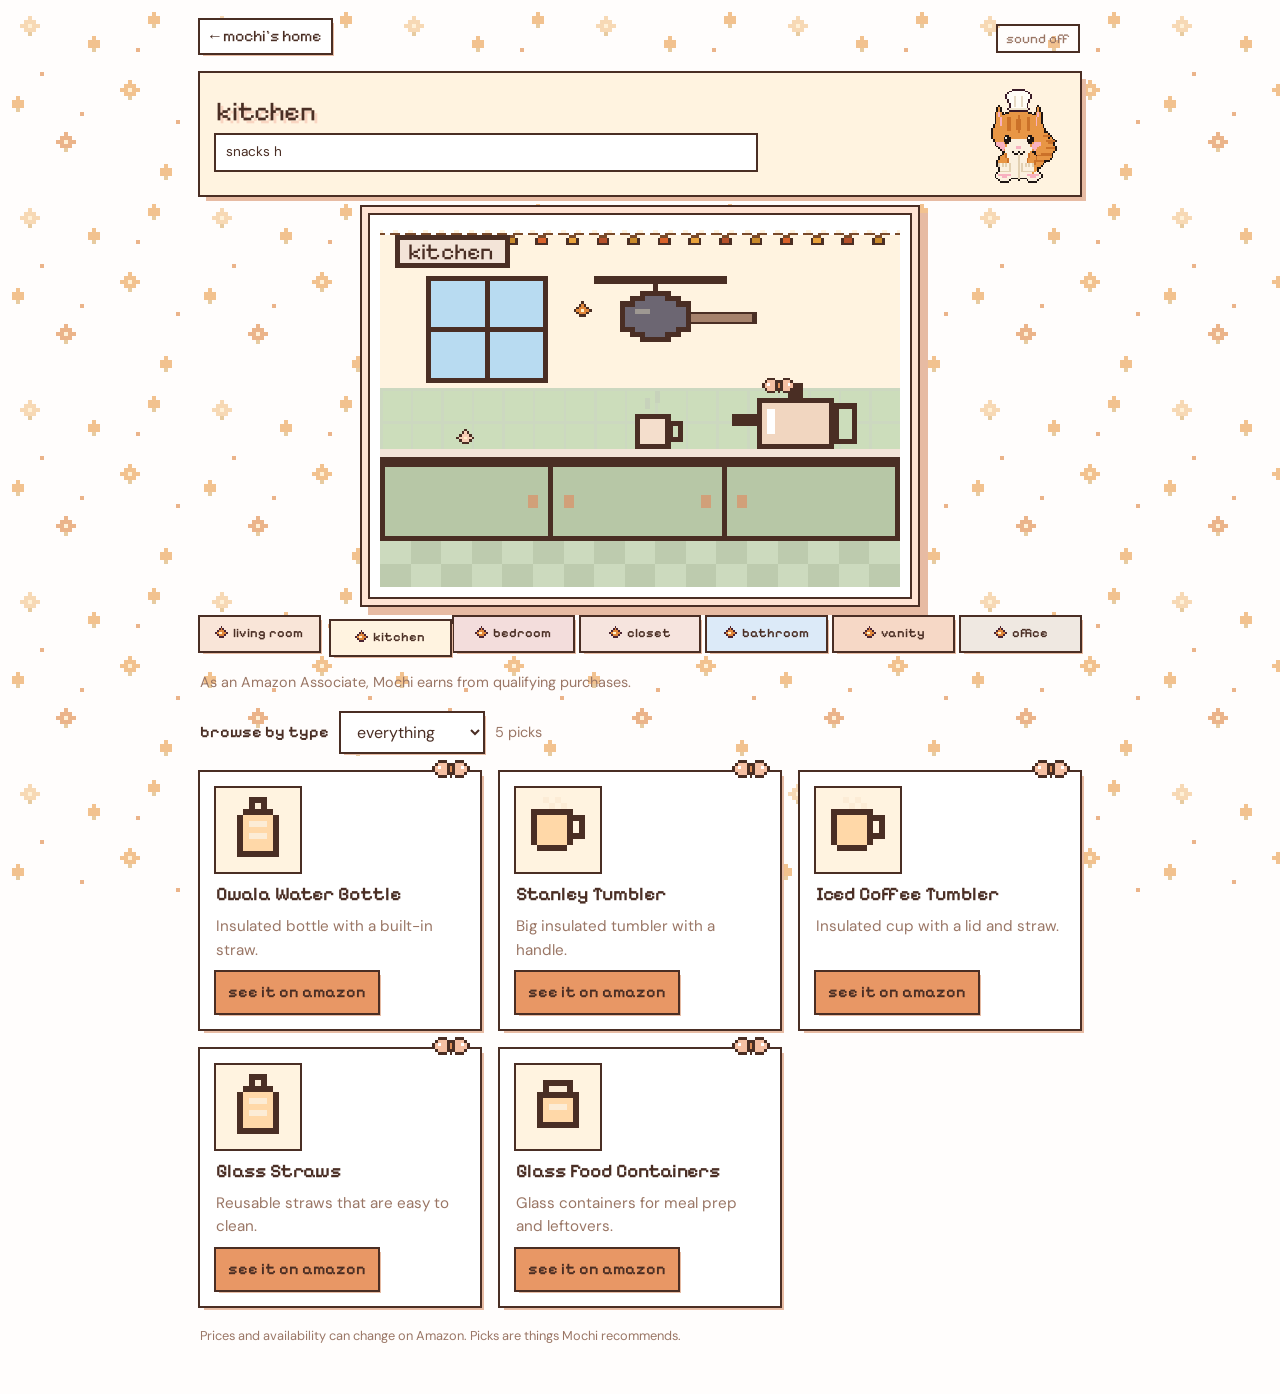
<file: kitchen.html>
<!doctype html>
<html lang="en"><head><meta charset="utf-8"><meta name="viewport" content="width=device-width,initial-scale=1,viewport-fit=cover">
<title>Mochi's Room</title>
<link rel="preconnect" href="https://fonts.googleapis.com"><link rel="preconnect" href="https://fonts.gstatic.com" crossorigin><link href="https://fonts.googleapis.com/css2?family=DM+Sans:wght@400;500;700&family=Parisienne&family=Pixelify+Sans:wght@400;600&display=swap" rel="stylesheet">
<style>
/* coquette: blush, cream, ribbon rose, cherry, soft wine outlines */
:root{
  --bg:#FFFDFC; --fg:#4A2E24; --muted:#9A7665; --card:#FFFFFF;
  --line:#4A2E24; --shadow:#E7BBA3; --wall:#4A2E24;
  --accent:#E89765; --stage:#FFFFFF; --gingham:rgba(246,193,166,.30); --chip:#FFE9DD;
  --living:#F9E5D8; --kitchen:#FFF3E0; --bath:#DCEAF8; --vanity:#F6D8C6; --bed:#F3DDDC; --office:#EFE8E1; --closet:#F6E4DE;
  --room:#F9E5D8;
  color-scheme:light;
}
[data-room="living"]{--room:var(--living)}
[data-room="closet"]{--room:var(--closet)}
[data-room="kitchen"]{--room:var(--kitchen)}
[data-room="bath"]{--room:var(--bath)}
[data-room="vanity"]{--room:var(--vanity)}
[data-room="bed"]{--room:var(--bed)}
[data-room="office"]{--room:var(--office)}

*{box-sizing:border-box}
body{margin:0;background-color:var(--bg);background-attachment:fixed;background-size:192px 192px;color:var(--fg);font:400 16px/1.55 'DM Sans',system-ui,sans-serif;padding-inline:16px;padding-block:20px 48px}
.wrap{max-width:880px;margin-inline:auto;display:flex;flex-direction:column;gap:30px}
h1,h2,.px{font-family:'Pixelify Sans','Courier New',monospace;font-weight:600;margin:0;text-wrap:balance}
h1{font-size:clamp(2rem,6vw,3rem);line-height:1.05;text-shadow:3px 3px 0 #F9D5C1;display:flex;align-items:center;gap:12px;flex-wrap:wrap}
h2{font-size:1.2rem;line-height:1.2}
p{margin:0}
a{color:inherit}
a:focus-visible,button:focus-visible{outline:3px solid var(--accent);outline-offset:3px}
.sub{font-family:'Parisienne','Snell Roundhand',cursive;font-size:1.55rem;line-height:1.25;color:var(--accent);margin-top:6px;max-width:34ch}
.mast{display:flex;flex-direction:column}

.stage{position:relative;max-width:960px;width:100%;margin-inline:auto;background:var(--stage);padding:10px;box-shadow:0 0 0 2px var(--line),0 0 0 8px #FFE3D3,0 0 0 10px var(--line),8px 8px 0 10px var(--shadow)}
.scene{position:relative;line-height:0}
.scene svg{display:block;width:100%;height:auto}
.scene .w{fill:var(--wall)}
.plq{font-family:'Pixelify Sans',monospace;font-size:9px;fill:#4A2E24}
.item{cursor:pointer;transition:transform .12s steps(2);transform-box:fill-box}
.item:hover,.item:focus-visible{transform:translateY(-2px);filter:brightness(1.08)}
.item:focus-visible{outline:none}
.mochi{position:absolute;width:10.714%;cursor:pointer;transition:left .85s cubic-bezier(.4,0,.2,1),top .85s cubic-bezier(.4,0,.2,1)}
.mw{position:relative;animation:bob 2.4s steps(1) infinite}
.mw img{display:block;width:100%;height:auto;image-rendering:pixelated}
.acc{position:absolute;left:0;top:0;width:100%;height:100%;overflow:visible;pointer-events:none}
.mochi.hop .mw,.heromochi.hop .mw{animation:hop .85s ease-out}
.mochi:focus-visible,.heromochi:focus-visible{outline:3px solid var(--accent);outline-offset:4px}
.heromochi{cursor:pointer;width:135px;padding-top:30px}
.cloud{animation:drift linear infinite}
@keyframes drift{from{transform:translateX(0)}to{transform:translateX(var(--d))}}
.bulb{animation:twinkle 2.4s steps(1) infinite}
.b1{animation-delay:-.8s}.b2{animation-delay:-1.6s}
@keyframes twinkle{0%,100%{opacity:1}50%{opacity:.35}}
@keyframes bob{0%,100%{transform:translateY(0)}50%{transform:translateY(-2.5%)}}
@keyframes hop{0%{transform:translateY(0)}40%{transform:translateY(-28%)}100%{transform:translateY(0)}}

.bubble{max-width:960px;width:100%;margin-inline:auto;background:var(--card);padding:12px 14px;box-shadow:0 0 0 2px var(--line),4px 4px 0 var(--shadow);display:grid;grid-template-columns:1fr auto;gap:2px 12px;align-items:start;min-height:5.2rem}
.who{grid-column:1/-1;font-family:'Pixelify Sans',monospace;font-size:.8rem;letter-spacing:.12em;text-transform:uppercase;color:var(--accent)}
.bubble p{min-width:0;font-size:1.05rem;min-height:3.1em}
.snd{font:inherit;font-family:'Pixelify Sans',monospace;font-size:.85rem;background:transparent;color:var(--muted);border:2px solid var(--line);padding:2px 8px;cursor:pointer;align-self:end}
.snd[aria-pressed="true"]{background:var(--chip);color:var(--fg)}

.disclosure{max-width:960px;width:100%;margin-inline:auto;font-size:.9rem;color:var(--muted)}
.rooms{max-width:960px;width:100%;margin-inline:auto;display:grid;grid-template-columns:repeat(3,minmax(0,1fr));gap:12px}
.rbtn{display:block;text-align:center;text-decoration:none;font-family:'Pixelify Sans',monospace;font-weight:600;font-size:1.1rem;padding:12px 8px;background:var(--room);color:var(--fg);box-shadow:0 0 0 2px var(--line),4px 4px 0 var(--shadow);transition:transform .1s steps(2),box-shadow .1s steps(2)}
.rbtn:hover{transform:translate(2px,2px);box-shadow:0 0 0 2px var(--line),2px 2px 0 var(--shadow)}
.rbtn[aria-current="page"]{transform:translate(4px,4px);box-shadow:0 0 0 2px var(--line);}
.foot{max-width:960px;width:100%;margin-inline:auto;font-size:.8rem;color:var(--muted)}

/* room pages */
.back{align-self:flex-start;font-family:'Pixelify Sans',monospace;font-size:1rem;text-decoration:none;padding:4px 10px;background:var(--card);box-shadow:0 0 0 2px var(--line),3px 3px 0 var(--shadow)}
.back:hover{transform:translate(1px,1px)}
.hero{max-width:960px;width:100%;margin-inline:auto;background:var(--room);padding:20px;display:grid;grid-template-columns:minmax(0,1fr) auto;gap:16px;align-items:end;box-shadow:0 0 0 2px var(--line),6px 6px 0 var(--shadow)}
.hero .say{margin-top:12px;background:var(--card);padding:10px 12px;box-shadow:0 0 0 2px var(--line);min-height:3.4em;max-width:40ch}

.grid{max-width:960px;width:100%;margin:0 auto;padding:0;list-style:none;display:grid;grid-template-columns:repeat(auto-fill,minmax(min(100%,250px),1fr));gap:20px}
.card{min-width:0;background:var(--card);padding:16px;display:flex;flex-direction:column;gap:10px;box-shadow:0 0 0 2px var(--line),4px 4px 0 var(--shadow)}
.card:target{outline:3px dashed var(--accent);outline-offset:6px}
.tile{width:84px;height:84px;background:var(--room);display:grid;place-items:center;box-shadow:0 0 0 2px var(--line)}
.tile svg{width:66px;height:66px;display:block;shape-rendering:crispEdges}
.card p{color:var(--muted);font-size:.95rem}
.chips{display:flex;flex-wrap:wrap;gap:6px}
.chip{font-family:'Pixelify Sans',monospace;font-size:.75rem;letter-spacing:.08em;text-transform:uppercase;background:var(--chip);padding:1px 8px;box-shadow:0 0 0 2px var(--line)}
.buy{margin-top:auto;align-self:flex-start;font-family:'Pixelify Sans',monospace;font-weight:600;text-decoration:none;padding:8px 12px;background:var(--accent);color:#4A2E24;box-shadow:0 0 0 2px var(--line),3px 3px 0 var(--shadow)}
.buy:hover{transform:translate(1px,1px)}

@media (max-width:620px){
  .rooms{grid-template-columns:repeat(2,minmax(0,1fr))}
  .hero{grid-template-columns:minmax(0,1fr);}
  .heromochi{width:108px;order:-1}
  .stage{padding:6px}
}
@media (prefers-reduced-motion:reduce){
  .mochi,.mw,.cloud,.bulb,.item,.rbtn{transition:none!important;animation:none!important}
}

.roomlink{cursor:pointer}
.roomlink:hover,.roomlink:focus-visible{filter:brightness(1.06)}
.roomlink:focus-visible{outline:none}
.room-stage{max-width:540px;margin-inline:auto}
.room-stage svg{display:block;width:100%;height:auto}
.filter{max-width:960px;width:100%;margin-inline:auto;display:flex;flex-wrap:wrap;align-items:center;gap:8px 12px}
.filter label{font-family:'Pixelify Sans',monospace;font-weight:600}
.filter select{font:inherit;min-width:0;max-width:100%;padding:8px 12px;background:var(--card);color:var(--fg);border:0;border-radius:0;box-shadow:0 0 0 2px var(--line),3px 3px 0 var(--shadow)}
.count{color:var(--muted);font-size:.9rem}

#iris{position:fixed;inset:0;z-index:9999;pointer-events:all;background:#4A2E24}
#iris.off{display:none}
.intro .rooms,.intro .disclosure,.intro .foot{display:none}
.bubble.clickable{cursor:pointer}
.bubble.clickable:hover{transform:translate(1px,1px)}
.next{display:inline-block;color:var(--accent);animation:blink 1s steps(2) infinite}
.hint{grid-column:1/-1;font-family:'Pixelify Sans',monospace;font-size:.9rem;color:var(--accent);letter-spacing:.06em;animation:blink 1.2s steps(2) infinite}
@keyframes blink{50%{opacity:.25}}
.door{cursor:pointer}
.door:focus-visible{outline:none}
.door:focus-visible .doorglow,.door:hover .doorglow{opacity:1}
.doorglow{opacity:0}
.arrow{opacity:0}
.door.pulse .arrow{opacity:1;animation:arrowbob .9s steps(2) infinite}
.door.pulse .doorglow{opacity:1;animation:blink 1.1s steps(2) infinite}
@keyframes arrowbob{50%{transform:translateY(4px)}}
.smoke{animation:rise 4s steps(8) infinite;transform-box:fill-box}
@keyframes rise{from{transform:translate(0,0);opacity:.9}to{transform:translate(10px,-30px);opacity:0}}
.toprow{max-width:960px;width:100%;margin-inline:auto;display:flex;justify-content:space-between;align-items:center;gap:12px}
@media (prefers-reduced-motion:reduce){.next,.hint,.smoke,.door.pulse .arrow,.door.pulse .doorglow{animation:none!important}}
.next[hidden],.hint[hidden]{display:none!important}

.card{position:relative}
.bubble{box-shadow:0 0 0 2px var(--line),0 0 0 6px #FFE3D3,0 0 0 8px var(--line)}
.who::before{content:"\2661 "}
#iris,#iris.off{background:#3A231B}
#iris.off{display:none}

.mast{align-items:center;text-align:center;padding-top:6px}
.mast h1{justify-content:center;font-weight:400;font-size:clamp(2.4rem,8vw,4rem);letter-spacing:.02em;text-shadow:2px 2px 0 #F9D5C1}
.hero h1{font-weight:400}


.bgf{position:fixed;inset:0;width:100%;height:100%;z-index:-1;pointer-events:none}
.pbow{display:block;width:52px;height:24px}
.pheart{display:inline-block;width:18px;height:16px;margin-right:8px;vertical-align:-2px}
.tb{display:inline-flex}.tb.l{transform:none}
.cb{position:absolute;top:-17px;z-index:2;line-height:0}
.cb.l{left:-14px;transform:rotate(-14deg)}.cb.r{right:-14px;transform:rotate(14deg)}
.cardbow{position:absolute;top:-12px;right:10px;width:38px;line-height:0}
.cardbow .pbow{width:38px;height:18px}
/* compact room pages */
body[data-room] .wrap{gap:20px}
body[data-room] .hero{padding:12px 16px;gap:12px;align-items:center;max-width:960px}
body[data-room] .hero h1{font-size:1.7rem;line-height:1.1}
body[data-room] .hero p{font-size:.85rem;margin:2px 0 0}
body[data-room] .hero .say{max-width:60ch;margin-top:8px;padding:6px 10px;min-height:2.6em;font-size:.85rem}
body[data-room] .heromochi{width:80px;padding-top:18px}
body[data-room] .rooms{max-width:960px;gap:8px;grid-template-columns:repeat(6,minmax(0,1fr))}
body[data-room] .rbtn{font-size:.85rem;padding:7px 6px;box-shadow:0 0 0 2px var(--line),3px 3px 0 var(--shadow)}
body[data-room] .pheart{width:13px;height:12px;margin-right:5px;vertical-align:-1px}
@media (max-width:620px){
  body[data-room] .hero{grid-template-columns:minmax(0,1fr) auto}
  body[data-room] .heromochi{width:70px;order:0}
  body[data-room] .rooms{grid-template-columns:repeat(3,minmax(0,1fr))}
  body[data-room] .rbtn{font-size:.75rem;padding:6px 2px}
  body[data-room] .pheart{display:none}
}

.tile img{width:100%;height:100%;object-fit:contain;display:block}
.rooms{grid-template-columns:repeat(4,minmax(0,1fr))}
body[data-room] .rooms{grid-template-columns:repeat(7,minmax(0,1fr))}
@media (max-width:620px){
  .rooms{grid-template-columns:repeat(2,minmax(0,1fr))}
  body[data-room] .rooms{grid-template-columns:repeat(4,minmax(0,1fr))}
}
body[data-room] .rbtn{white-space:nowrap;font-size:.8rem;padding:7px 2px}
@media (max-width:620px){body[data-room] .rbtn{font-size:.68rem}}

.fall{transform-box:fill-box;animation:fallleaf 12s linear infinite;opacity:.95}
@keyframes fallleaf{0%{transform:translate(0,-12px) rotate(0deg)}50%{transform:translate(calc(var(--sx,24px)*.5),150px) rotate(140deg)}100%{transform:translate(var(--sx,24px),312px) rotate(300deg)}}
@media (prefers-reduced-motion:reduce){.fall{animation:none!important;display:none}}

</style></head>
<body data-room="kitchen">
<div id="iris" class="black" aria-hidden="true"></div>
<div class="wrap">
<div class="toprow"><a class="back" href="index.html">&larr; mochi's home</a><button id="snd" class="snd" type="button" aria-pressed="false">sound off</button></div>
<section class="hero" id="hero"></section>
<div class="stage room-stage" id="rscene"></div>
<nav class="rooms" id="rooms" aria-label="Rooms"></nav>
<p class="disclosure" id="disc"></p>
<div class="filter"><label for="cat">browse by type</label><select id="cat"></select><span class="count" id="count"></span></div>
<ul class="grid" id="grid"></ul>
<p class="foot">Prices and availability can change on Amazon. Picks are things Mochi recommends.</p>
</div>
<script>
/* EDIT ME: rooms, disclosure and products live here. */
const DISCLOSURE = "As an Amazon Associate, Mochi earns from qualifying purchases.";
const MOCHI_SRC = "[data-uri]";

const ROOMS = [
  { key: "living", label: "living room", page: "living-room.html", blurb: "where i lie down and judge things." },
  { key: "kitchen", label: "kitchen", page: "kitchen.html", blurb: "snacks happen here." },
  { key: "bed", label: "bedroom", page: "bedroom.html", blurb: "where i recharge. please knock." },
  { key: "closet", label: "closet", page: "closet.html", blurb: "where the outfits start." },
  { key: "bath", label: "bathroom", page: "bathroom.html", blurb: "where i think about everything." },
  { key: "vanity", label: "vanity", page: "vanity.html", blurb: "the good stuff. do not touch." },
  { key: "office", label: "office", page: "office.html", blurb: "where i pretend to be productive." }
];

/* badge: null | "tried" (Casey tried it) | "top" (top rated on Amazon). sample:true shows a SAMPLE chip; delete it for real picks. */
const PRODUCTS = [
  { id: "candle", cat: "candles", room: "living", icon: "candle", name: "Scented Candle", url: "https://link.amazon/B05nwPFmv", img: "", badge: null, desc: "A scented candle for a cozy room." },
  { id: "cap", cat: "accessories", room: "closet", icon: "cap", name: "Baseball Cap", url: "https://link.amazon/B047MskKj", img: "", badge: null, desc: "An easy everyday baseball cap." },
  { id: "jewelry", cat: "accessories", room: "closet", icon: "stand", name: "Jewelry Stand", url: "https://link.amazon/B05nusiWz", img: "", badge: null, desc: "Keeps necklaces and rings in one place." },
  { id: "packing", cat: "travel", room: "closet", icon: "bag", name: "Packing Cubes", url: "https://link.amazon/B00WSvhkz", img: "", badge: null, desc: "Zip cubes that keep a suitcase organized." },
  { id: "owala", cat: "drinkware", room: "kitchen", icon: "bottle", name: "Owala Water Bottle", url: "https://link.amazon/B08jBJAdm", img: "", badge: null, desc: "Insulated bottle with a built-in straw." },
  { id: "stanley", cat: "drinkware", room: "kitchen", icon: "mug", name: "Stanley Tumbler", url: "https://link.amazon/B00p7afd3", img: "", badge: null, desc: "Big insulated tumbler with a handle." },
  { id: "icedcup", cat: "drinkware", room: "kitchen", icon: "mug", name: "Iced Coffee Tumbler", url: "https://link.amazon/B08IMIJKH", img: "", badge: null, desc: "Insulated cup with a lid and straw." },
  { id: "straws", cat: "drinkware", room: "kitchen", icon: "bottle", name: "Glass Straws", url: "https://link.amazon/B0igUAwhQ", img: "", badge: null, desc: "Reusable straws that are easy to clean." },
  { id: "containers", cat: "storage", room: "kitchen", icon: "jar", name: "Glass Food Containers", url: "https://link.amazon/B04ldrM1S", img: "", badge: null, desc: "Glass containers for meal prep and leftovers." },
  { id: "pillowcase", cat: "bedding", room: "bed", icon: "pillow", name: "Satin Pillowcase", url: "https://link.amazon/B07qsYAM9", img: "", badge: null, desc: "Smooth on hair and skin." },
  { id: "throw", cat: "bedding", room: "bed", icon: "blanket", name: "Checkered Plush Throw", url: "https://link.amazon/B01PPnVEP", img: "", badge: null, desc: "Thick, textured throw blanket." },
  { id: "sleepmask", cat: "sleep", room: "bed", icon: "mask", name: "Silk Sleep Mask", url: "https://link.amazon/B0d52yVRX", img: "", badge: null, desc: "Blocks light for sleep and naps." },
  { id: "pillowspray", cat: "sleep", room: "bed", icon: "bottle", name: "Deep Sleep Pillow Spray", url: "https://link.amazon/B0gwaJXV2", img: "", badge: null, desc: "Calming mist for your bedding." },
  { id: "clock", cat: "sleep", room: "bed", icon: "lamp", name: "Sunrise Alarm Clock", url: "https://link.amazon/B05kf45F0", img: "", badge: null, desc: "Wakes you up with gradual light." },
  { id: "earplugs", cat: "sleep", room: "bed", icon: "jar", name: "Soft Silicone Earplugs", url: "https://link.amazon/B048c5ont", img: "", badge: null, desc: "Reusable earplugs for quieter sleep." },
  { id: "pjs", cat: "sleepwear", room: "bed", icon: "blanket", name: "Satin Pajama Set", url: "https://link.amazon/B0f7kVMbH", img: "", badge: null, desc: "Soft satin pajama set." },
  { id: "slippers", cat: "sleepwear", room: "bed", icon: "sock", name: "Fluffy Slippers", url: "https://link.amazon/B08rEE29Q", img: "", badge: null, desc: "Fluffy slip-on slippers." },
  { id: "socks", cat: "sleepwear", room: "bed", icon: "sock", name: "Cozy Fluffy Socks", url: "https://link.amazon/B035xqYCB", img: "", badge: null, desc: "Warm, fuzzy socks." },
  { id: "bedlamp", cat: "lighting", room: "bed", icon: "lamp", name: "Dimmable Bedside Lamp", url: "https://link.amazon/B03HcJcoL", img: "", badge: null, desc: "Dimmable lamp for the nightstand." },
  { id: "whale", cat: "comfort", room: "bed", icon: "pillow", name: "Weighted Warmie Whale", url: "https://link.amazon/B0iizKmUr", img: "", badge: null, desc: "Weighted plush for comfort and warmth." },
  { id: "epsom", cat: "bath", room: "bath", icon: "soap", name: "Epsom Salt", url: "https://link.amazon/B06LjchC6", img: "", badge: null, desc: "Epsom salt for a bath soak." },
  { id: "handcream", cat: "skin care", room: "bath", icon: "bottle", name: "Shea Hand Cream", url: "https://link.amazon/B0em5CJIc", img: "", badge: null, desc: "Rich hand cream for dry skin." },
  { id: "shavegel", cat: "body care", room: "bath", icon: "bottle", name: "Shaving Gel", url: "https://link.amazon/B0gqng3BG", img: "", badge: null, desc: "Smooth gel for a close, comfortable shave." },
  { id: "toiletry", cat: "storage", room: "bath", icon: "bag", name: "Travel Toiletry Bag", url: "https://link.amazon/B04q8L3Vw", img: "", badge: null, desc: "Zip pouch for skincare and makeup." },
  { id: "lipbalm", cat: "lips", room: "vanity", icon: "gloss", name: "Lip Treatment", url: "https://link.amazon/B0a06jIpp", img: "", badge: null, desc: "Treatment for dry lips." },
  { id: "eadem", cat: "lips", room: "vanity", icon: "gloss", name: "Eadem Lip Gloss", url: "https://link.amazon/B08N2QY0b", img: "", badge: null, desc: "Glossy lip color from Eadem." },
  { id: "lipmask", cat: "lips", room: "vanity", icon: "gloss", name: "Lip Sleeping Mask", url: "https://link.amazon/B0ceZU0EE", img: "", badge: null, desc: "Overnight mask for soft lips." },
  { id: "lipliner", cat: "lips", room: "vanity", icon: "gloss", name: "Lip Liner", url: "https://link.amazon/B0iMAcD4O", img: "", badge: null, desc: "Defines and shapes the lip." },
  { id: "primer1", cat: "face", room: "vanity", icon: "bottle", name: "Primer 1", url: "https://link.amazon/B0hwZlssQ", img: "", badge: null, desc: "Preps skin for makeup." },
  { id: "primer2", cat: "face", room: "vanity", icon: "bottle", name: "Primer 2", url: "https://link.amazon/B00Xpi4OZ", img: "", badge: null, desc: "Preps skin for makeup." },
  { id: "mascara", cat: "eyes", room: "vanity", icon: "brush", name: "Mascara", url: "https://link.amazon/B0jdnUCU2", img: "", badge: null, desc: "Mascara for lashes." },
  { id: "remover1", cat: "skin care", room: "vanity", icon: "bottle", name: "Makeup Remover 1", url: "https://link.amazon/B06AvRcOQ", img: "", badge: null, desc: "Takes off makeup at the end of the day." },
  { id: "kosas", cat: "face", room: "vanity", icon: "gloss", name: "Kosas Concealer", url: "https://link.amazon/B09KFsDzW", img: "", badge: null, desc: "Concealer from Kosas for coverage and a natural finish." },
  { id: "niacinamide", cat: "skin care", room: "vanity", icon: "bottle", name: "Niacinamide Serum", url: "https://link.amazon/B0iBOPvIL", img: "", badge: null, desc: "Serum for oil and pores." },
  { id: "clawclip", cat: "hair", room: "vanity", icon: "brush", name: "Hair Claw Clip", url: "https://link.amazon/B0hcVecvK", img: "", badge: null, desc: "Quick, easy updos." },
  { id: "journal", cat: "stationery", room: "office", icon: "notebook", name: "Five Minute Journal", url: "https://link.amazon/B05pcVdG1", img: "", badge: null, desc: "Short daily prompts for morning and night." },
  { id: "pens", cat: "stationery", room: "office", icon: "pen", name: "Pens", url: "https://link.amazon/B00tTOjV0", img: "", badge: null, desc: "Smooth pens for journaling." }
];

/* 11x11 pixel icons. o outline, a room accent, b light, c cream, y gold, g green, h dark green */
const ICONS = {
  cap: ["...........","...ooooo...","..oaaaaao..",".oaaaaaaao.",".oabaaaaao.",".oaaaaaaao.","ooooooooooo","oaaaaaaaaoo",".ooooooooo.","...........","..........."],
  stand: ["..ooooooo..","..y..y..y..","..y..y..y..","..y..o..y..",".....o.....",".....o.....",".....o.....","..ooooooo..",".oaaaaaaao.","..ooooooo..","..........."],
  pen: ["...........","........o..","......ooyo.",".....ooyo..","....ooyo...","...ooyo....","..ooyo.....",".ooao......",".oao.......","..o........","..........."],
  bottle: ["....ooo....","....obo....","...ooooo...","..oaaaaao..","..oabbbao..","..oaaaaao..","..oabbbao..","..oaaaaao..","..oaaaaao..","..ooooooo..","..........."],
  bag: ["...........","...o...o...","..o.ooo.o..",".ooooooooo.",".oaaaaaaao.",".oaaaaaaao.",".oayyyyyao.",".oaaaaaaao.",".ooooooooo.","...........","..........."],
  mask: ["...........","...........",".ooooooooo.","oaaaaaaaaao","oabbaaabbao","oaaaaaaaaao",".ooooooooo.","...........","...........","...........","..........."],
  sock: ["..ooooo....","..obbbo....","..oaaao....","..oaaao....","..oaaao....","..oaaaooo..","..oaaaaaao.","..oaaaaaao.","...ooooooo.","...........","..........."],
  jar: ["...........","...ooooo...","...obbbo...","..ooooooo..","..oaaaaao..","..oabbbao..","..oaaaaao..","..oaaaaao..","..ooooooo..","...........","..........."],
  pillow: ["...........",".ooooooooo.","oaaaaaaaaao","oabbbbbbbao","oabbbbbbbao","oabbbbbbbao","oaaaaaaaaao",".ooooooooo.","...........","...........","..........."],
  notebook: ["..ooooooo..","..oaaaaao..","..oabbbao.o","..oabbbao.o","..oaaaaao.o","..oaaaaao.o","..oaaaaao.o","..oaaaaao..","..ooooooo..","...........","..........."],
  lamp: ["...ooooo...","..oyyyyyo..",".oyyyyyyyo.",".ooooooooo.",".....o.....",".....o.....",".....o.....",".....o.....","...ooooo...","..ooooooo..","..........."],
  plant: ["..g..h..g..","..gg.h.gg..","...ggggg...","....ggg....",".....h.....","..ooooooo..","..oaaaaao..","..oaaaaao..","...oaaao...","...ooooo...","..........."],
  blanket: ["...........","ooooooooooo","oaaaaaaaaao","obbbbbbbbbo","oaaaaaaaaao","obbbbbbbbbo","oaaaaaaaaao","ooooooooooo","o.o.o.o.o.o","...........","..........."],
  candle: [".....y.....","....yyy....",".....o.....","...ooooo...","...occco...","...occco...","...oaaao...","...oaaao...","...ooooo...","...........","..........."],
  mug: ["...b.b.....","....b.b....",".ooooooo...",".oaaaaaooo.",".oaaaaao.o.",".oaaaaao.o.",".oaaaaaooo.",".oaaaaao...","..ooooo....","...........","..........."],
  pan: ["...........","..ooooo....",".oaaaaao...","oaaaaaaaooo","oaaaaaaaoyo","oaaaaaaaooo",".oaaaaao...","..ooooo....","...........","...........","..........."],
  kettle: [".....o.....","....ooo....","...ooooo...","..oaaaaao..","ooaaaaaaaoo","o.oaaaaao.o","..oaaaaao.o","..ooooooo..","...........","...........","..........."],
  soap: ["......b....",".....b.b...","......b....","..ooooooo..",".oaaaaaaao.",".oabbbbbao.",".oaaaaaaao.","..ooooooo..","...........","...........","..........."],
  towel: ["yyyyyyyyyyy",".oaaaaaaao.",".obbbbbbbo.",".oaaaaaaao.",".obbbbbbbo.",".oaaaaaaao.",".obbbbbbbo.",".ooooooooo.","...........","...........","..........."],
  gloss: ["....ooo....","...oyyyo...","...oyyyo...","...ooooo...","...oaaao...","...oaaao...","...oaaao...","...oaaao...","...oaaao...","...ooooo...","..........."],
  mirror: ["...ooooo...","..obbbbbo..",".obbcbbbbo.",".obbbbbbbo.",".obbbbbbbo.","..obbbbbo..","...ooooo...",".....o.....",".....o.....","....ooo....","..........."],
  brush: ["....aaa....","...aaaaa...","...aaaaa...","....ooo....","....ooo....",".....y.....",".....y.....",".....y.....",".....y.....","....yyy....","..........."],
  compact: ["..ooooooo..",".oaaaaaaao.","oaabbbbbaao","oabbbbbbbao","oabbbbbbbao","oaabbbbbaao",".oaaaaaaao.","..ooooooo..","...........","...........","..........."]
};
const ICON_COLORS = { o: "#4A2E24", b: "#FCECD6", c: "#FCECD6", y: "#E8B943", g: "#7EBB60", h: "#639A4B" };

function iconSVG(name, accent) {
  const g = ICONS[name] || ICONS.candle;
  let r = "";
  g.forEach((row, y) => {
    for (let x = 0; x < 11; x++) {
      const c = row[x];
      if (!c || c === ".") continue;
      const f = c === "a" ? accent : ICON_COLORS[c];
      if (f) r += `<rect x="${x}" y="${y}" width="1" height="1" fill="${f}"/>`;
    }
  });
  return `<svg viewBox="0 0 11 11" aria-hidden="true" shape-rendering="crispEdges">${r}</svg>`;
}

/* Mochi shared helpers: sprite + accessories, sound (animalese, meow, music), iris transitions. */
const ACC = {"kitchen": "<rect x=\"16\" y=\"-8\" width=\"1\" height=\"1\" fill=\"#3A1B28\"/><rect x=\"17\" y=\"-8\" width=\"1\" height=\"1\" fill=\"#3A1B28\"/><rect x=\"18\" y=\"-8\" width=\"1\" height=\"1\" fill=\"#3A1B28\"/><rect x=\"19\" y=\"-8\" width=\"1\" height=\"1\" fill=\"#3A1B28\"/><rect x=\"20\" y=\"-8\" width=\"1\" height=\"1\" fill=\"#3A1B28\"/><rect x=\"21\" y=\"-8\" width=\"1\" height=\"1\" fill=\"#3A1B28\"/><rect x=\"22\" y=\"-8\" width=\"1\" height=\"1\" fill=\"#3A1B28\"/><rect x=\"14\" y=\"-7\" width=\"1\" height=\"1\" fill=\"#3A1B28\"/><rect x=\"15\" y=\"-7\" width=\"1\" height=\"1\" fill=\"#3A1B28\"/><rect x=\"16\" y=\"-7\" width=\"1\" height=\"1\" fill=\"#FFFDF6\"/><rect x=\"17\" y=\"-7\" width=\"1\" height=\"1\" fill=\"#FFFDF6\"/><rect x=\"18\" y=\"-7\" width=\"1\" height=\"1\" fill=\"#FFFDF6\"/><rect x=\"19\" y=\"-7\" width=\"1\" height=\"1\" fill=\"#FFFDF6\"/><rect x=\"20\" y=\"-7\" width=\"1\" height=\"1\" fill=\"#FFFDF6\"/><rect x=\"21\" y=\"-7\" width=\"1\" height=\"1\" fill=\"#FFFDF6\"/><rect x=\"22\" y=\"-7\" width=\"1\" height=\"1\" fill=\"#FFFDF6\"/><rect x=\"23\" y=\"-7\" width=\"1\" height=\"1\" fill=\"#3A1B28\"/><rect x=\"24\" y=\"-7\" width=\"1\" height=\"1\" fill=\"#3A1B28\"/><rect x=\"13\" y=\"-6\" width=\"1\" height=\"1\" fill=\"#3A1B28\"/><rect x=\"14\" y=\"-6\" width=\"1\" height=\"1\" fill=\"#FFFDF6\"/><rect x=\"15\" y=\"-6\" width=\"1\" height=\"1\" fill=\"#FFFDF6\"/><rect x=\"16\" y=\"-6\" width=\"1\" height=\"1\" fill=\"#FFFDF6\"/><rect x=\"17\" y=\"-6\" width=\"1\" height=\"1\" fill=\"#FFFDF6\"/><rect x=\"18\" y=\"-6\" width=\"1\" height=\"1\" fill=\"#FFFDF6\"/><rect x=\"19\" y=\"-6\" width=\"1\" height=\"1\" fill=\"#FFFDF6\"/><rect x=\"20\" y=\"-6\" width=\"1\" height=\"1\" fill=\"#FFFDF6\"/><rect x=\"21\" y=\"-6\" width=\"1\" height=\"1\" fill=\"#FFFDF6\"/><rect x=\"22\" y=\"-6\" width=\"1\" height=\"1\" fill=\"#FFFDF6\"/><rect x=\"23\" y=\"-6\" width=\"1\" height=\"1\" fill=\"#FFFDF6\"/><rect x=\"24\" y=\"-6\" width=\"1\" height=\"1\" fill=\"#FFFDF6\"/><rect x=\"25\" y=\"-6\" width=\"1\" height=\"1\" fill=\"#3A1B28\"/><rect x=\"12\" y=\"-5\" width=\"1\" height=\"1\" fill=\"#3A1B28\"/><rect x=\"13\" y=\"-5\" width=\"1\" height=\"1\" fill=\"#FFFDF6\"/><rect x=\"14\" y=\"-5\" width=\"1\" height=\"1\" fill=\"#FFFDF6\"/><rect x=\"15\" y=\"-5\" width=\"1\" height=\"1\" fill=\"#FFFDF6\"/><rect x=\"16\" y=\"-5\" width=\"1\" height=\"1\" fill=\"#FFFDF6\"/><rect x=\"17\" y=\"-5\" width=\"1\" height=\"1\" fill=\"#FFFDF6\"/><rect x=\"18\" y=\"-5\" width=\"1\" height=\"1\" fill=\"#FFFDF6\"/><rect x=\"19\" y=\"-5\" width=\"1\" height=\"1\" fill=\"#FFFDF6\"/><rect x=\"20\" y=\"-5\" width=\"1\" height=\"1\" fill=\"#FFFDF6\"/><rect x=\"21\" y=\"-5\" width=\"1\" height=\"1\" fill=\"#FFFDF6\"/><rect x=\"22\" y=\"-5\" width=\"1\" height=\"1\" fill=\"#FFFDF6\"/><rect x=\"23\" y=\"-5\" width=\"1\" height=\"1\" fill=\"#FFFDF6\"/><rect x=\"24\" y=\"-5\" width=\"1\" height=\"1\" fill=\"#FFFDF6\"/><rect x=\"25\" y=\"-5\" width=\"1\" height=\"1\" fill=\"#FFFDF6\"/><rect x=\"26\" y=\"-5\" width=\"1\" height=\"1\" fill=\"#3A1B28\"/><rect x=\"12\" y=\"-4\" width=\"1\" height=\"1\" fill=\"#3A1B28\"/><rect x=\"13\" y=\"-4\" width=\"1\" height=\"1\" fill=\"#FFFDF6\"/><rect x=\"14\" y=\"-4\" width=\"1\" height=\"1\" fill=\"#FFFDF6\"/><rect x=\"15\" y=\"-4\" width=\"1\" height=\"1\" fill=\"#FFFDF6\"/><rect x=\"16\" y=\"-4\" width=\"1\" height=\"1\" fill=\"#FFFDF6\"/><rect x=\"17\" y=\"-4\" width=\"1\" height=\"1\" fill=\"#E6DAC4\"/><rect x=\"18\" y=\"-4\" width=\"1\" height=\"1\" fill=\"#FFFDF6\"/><rect x=\"19\" y=\"-4\" width=\"1\" height=\"1\" fill=\"#FFFDF6\"/><rect x=\"20\" y=\"-4\" width=\"1\" height=\"1\" fill=\"#FFFDF6\"/><rect x=\"21\" y=\"-4\" width=\"1\" height=\"1\" fill=\"#E6DAC4\"/><rect x=\"22\" y=\"-4\" width=\"1\" height=\"1\" fill=\"#FFFDF6\"/><rect x=\"23\" y=\"-4\" width=\"1\" height=\"1\" fill=\"#FFFDF6\"/><rect x=\"24\" y=\"-4\" width=\"1\" height=\"1\" fill=\"#FFFDF6\"/><rect x=\"25\" y=\"-4\" width=\"1\" height=\"1\" fill=\"#FFFDF6\"/><rect x=\"26\" y=\"-4\" width=\"1\" height=\"1\" fill=\"#3A1B28\"/><rect x=\"12\" y=\"-3\" width=\"1\" height=\"1\" fill=\"#3A1B28\"/><rect x=\"13\" y=\"-3\" width=\"1\" height=\"1\" fill=\"#FFFDF6\"/><rect x=\"14\" y=\"-3\" width=\"1\" height=\"1\" fill=\"#FFFDF6\"/><rect x=\"15\" y=\"-3\" width=\"1\" height=\"1\" fill=\"#FFFDF6\"/><rect x=\"16\" y=\"-3\" width=\"1\" height=\"1\" fill=\"#FFFDF6\"/><rect x=\"17\" y=\"-3\" width=\"1\" height=\"1\" fill=\"#E6DAC4\"/><rect x=\"18\" y=\"-3\" width=\"1\" height=\"1\" fill=\"#FFFDF6\"/><rect x=\"19\" y=\"-3\" width=\"1\" height=\"1\" fill=\"#FFFDF6\"/><rect x=\"20\" y=\"-3\" width=\"1\" height=\"1\" fill=\"#FFFDF6\"/><rect x=\"21\" y=\"-3\" width=\"1\" height=\"1\" fill=\"#E6DAC4\"/><rect x=\"22\" y=\"-3\" width=\"1\" height=\"1\" fill=\"#FFFDF6\"/><rect x=\"23\" y=\"-3\" width=\"1\" height=\"1\" fill=\"#FFFDF6\"/><rect x=\"24\" y=\"-3\" width=\"1\" height=\"1\" fill=\"#FFFDF6\"/><rect x=\"25\" y=\"-3\" width=\"1\" height=\"1\" fill=\"#FFFDF6\"/><rect x=\"26\" y=\"-3\" width=\"1\" height=\"1\" fill=\"#3A1B28\"/><rect x=\"13\" y=\"-2\" width=\"1\" height=\"1\" fill=\"#3A1B28\"/><rect x=\"14\" y=\"-2\" width=\"1\" height=\"1\" fill=\"#FFFDF6\"/><rect x=\"15\" y=\"-2\" width=\"1\" height=\"1\" fill=\"#FFFDF6\"/><rect x=\"16\" y=\"-2\" width=\"1\" height=\"1\" fill=\"#FFFDF6\"/><rect x=\"17\" y=\"-2\" width=\"1\" height=\"1\" fill=\"#E6DAC4\"/><rect x=\"18\" y=\"-2\" width=\"1\" height=\"1\" fill=\"#FFFDF6\"/><rect x=\"19\" y=\"-2\" width=\"1\" height=\"1\" fill=\"#FFFDF6\"/><rect x=\"20\" y=\"-2\" width=\"1\" height=\"1\" fill=\"#FFFDF6\"/><rect x=\"21\" y=\"-2\" width=\"1\" height=\"1\" fill=\"#E6DAC4\"/><rect x=\"22\" y=\"-2\" width=\"1\" height=\"1\" fill=\"#FFFDF6\"/><rect x=\"23\" y=\"-2\" width=\"1\" height=\"1\" fill=\"#FFFDF6\"/><rect x=\"24\" y=\"-2\" width=\"1\" height=\"1\" fill=\"#FFFDF6\"/><rect x=\"25\" y=\"-2\" width=\"1\" height=\"1\" fill=\"#3A1B28\"/><rect x=\"13\" y=\"-1\" width=\"1\" height=\"1\" fill=\"#3A1B28\"/><rect x=\"14\" y=\"-1\" width=\"1\" height=\"1\" fill=\"#FFFDF6\"/><rect x=\"15\" y=\"-1\" width=\"1\" height=\"1\" fill=\"#FFFDF6\"/><rect x=\"16\" y=\"-1\" width=\"1\" height=\"1\" fill=\"#FFFDF6\"/><rect x=\"17\" y=\"-1\" width=\"1\" height=\"1\" fill=\"#E6DAC4\"/><rect x=\"18\" y=\"-1\" width=\"1\" height=\"1\" fill=\"#FFFDF6\"/><rect x=\"19\" y=\"-1\" width=\"1\" height=\"1\" fill=\"#FFFDF6\"/><rect x=\"20\" y=\"-1\" width=\"1\" height=\"1\" fill=\"#FFFDF6\"/><rect x=\"21\" y=\"-1\" width=\"1\" height=\"1\" fill=\"#E6DAC4\"/><rect x=\"22\" y=\"-1\" width=\"1\" height=\"1\" fill=\"#FFFDF6\"/><rect x=\"23\" y=\"-1\" width=\"1\" height=\"1\" fill=\"#FFFDF6\"/><rect x=\"24\" y=\"-1\" width=\"1\" height=\"1\" fill=\"#FFFDF6\"/><rect x=\"25\" y=\"-1\" width=\"1\" height=\"1\" fill=\"#3A1B28\"/><rect x=\"14\" y=\"0\" width=\"1\" height=\"1\" fill=\"#3A1B28\"/><rect x=\"15\" y=\"0\" width=\"1\" height=\"1\" fill=\"#FFFDF6\"/><rect x=\"16\" y=\"0\" width=\"1\" height=\"1\" fill=\"#FFFDF6\"/><rect x=\"17\" y=\"0\" width=\"1\" height=\"1\" fill=\"#E6DAC4\"/><rect x=\"18\" y=\"0\" width=\"1\" height=\"1\" fill=\"#FFFDF6\"/><rect x=\"19\" y=\"0\" width=\"1\" height=\"1\" fill=\"#FFFDF6\"/><rect x=\"20\" y=\"0\" width=\"1\" height=\"1\" fill=\"#FFFDF6\"/><rect x=\"21\" y=\"0\" width=\"1\" height=\"1\" fill=\"#E6DAC4\"/><rect x=\"22\" y=\"0\" width=\"1\" height=\"1\" fill=\"#FFFDF6\"/><rect x=\"23\" y=\"0\" width=\"1\" height=\"1\" fill=\"#FFFDF6\"/><rect x=\"24\" y=\"0\" width=\"1\" height=\"1\" fill=\"#3A1B28\"/><rect x=\"14\" y=\"1\" width=\"1\" height=\"1\" fill=\"#3A1B28\"/><rect x=\"15\" y=\"1\" width=\"1\" height=\"1\" fill=\"#FFFDF6\"/><rect x=\"16\" y=\"1\" width=\"1\" height=\"1\" fill=\"#FFFDF6\"/><rect x=\"17\" y=\"1\" width=\"1\" height=\"1\" fill=\"#E6DAC4\"/><rect x=\"18\" y=\"1\" width=\"1\" height=\"1\" fill=\"#FFFDF6\"/><rect x=\"19\" y=\"1\" width=\"1\" height=\"1\" fill=\"#FFFDF6\"/><rect x=\"20\" y=\"1\" width=\"1\" height=\"1\" fill=\"#FFFDF6\"/><rect x=\"21\" y=\"1\" width=\"1\" height=\"1\" fill=\"#E6DAC4\"/><rect x=\"22\" y=\"1\" width=\"1\" height=\"1\" fill=\"#FFFDF6\"/><rect x=\"23\" y=\"1\" width=\"1\" height=\"1\" fill=\"#FFFDF6\"/><rect x=\"24\" y=\"1\" width=\"1\" height=\"1\" fill=\"#3A1B28\"/><rect x=\"14\" y=\"2\" width=\"1\" height=\"1\" fill=\"#3A1B28\"/><rect x=\"15\" y=\"2\" width=\"1\" height=\"1\" fill=\"#FFFDF6\"/><rect x=\"16\" y=\"2\" width=\"1\" height=\"1\" fill=\"#FFFDF6\"/><rect x=\"17\" y=\"2\" width=\"1\" height=\"1\" fill=\"#FFFDF6\"/><rect x=\"18\" y=\"2\" width=\"1\" height=\"1\" fill=\"#FFFDF6\"/><rect x=\"19\" y=\"2\" width=\"1\" height=\"1\" fill=\"#FFFDF6\"/><rect x=\"20\" y=\"2\" width=\"1\" height=\"1\" fill=\"#FFFDF6\"/><rect x=\"21\" y=\"2\" width=\"1\" height=\"1\" fill=\"#FFFDF6\"/><rect x=\"22\" y=\"2\" width=\"1\" height=\"1\" fill=\"#FFFDF6\"/><rect x=\"23\" y=\"2\" width=\"1\" height=\"1\" fill=\"#FFFDF6\"/><rect x=\"24\" y=\"2\" width=\"1\" height=\"1\" fill=\"#3A1B28\"/><rect x=\"13\" y=\"3\" width=\"1\" height=\"1\" fill=\"#3A1B28\"/><rect x=\"14\" y=\"3\" width=\"1\" height=\"1\" fill=\"#F2E8D2\"/><rect x=\"15\" y=\"3\" width=\"1\" height=\"1\" fill=\"#F2E8D2\"/><rect x=\"16\" y=\"3\" width=\"1\" height=\"1\" fill=\"#F2E8D2\"/><rect x=\"17\" y=\"3\" width=\"1\" height=\"1\" fill=\"#F2E8D2\"/><rect x=\"18\" y=\"3\" width=\"1\" height=\"1\" fill=\"#F2E8D2\"/><rect x=\"19\" y=\"3\" width=\"1\" height=\"1\" fill=\"#F2E8D2\"/><rect x=\"20\" y=\"3\" width=\"1\" height=\"1\" fill=\"#F2E8D2\"/><rect x=\"21\" y=\"3\" width=\"1\" height=\"1\" fill=\"#F2E8D2\"/><rect x=\"22\" y=\"3\" width=\"1\" height=\"1\" fill=\"#F2E8D2\"/><rect x=\"23\" y=\"3\" width=\"1\" height=\"1\" fill=\"#F2E8D2\"/><rect x=\"24\" y=\"3\" width=\"1\" height=\"1\" fill=\"#F2E8D2\"/><rect x=\"25\" y=\"3\" width=\"1\" height=\"1\" fill=\"#3A1B28\"/><rect x=\"14\" y=\"4\" width=\"1\" height=\"1\" fill=\"#3A1B28\"/><rect x=\"15\" y=\"4\" width=\"1\" height=\"1\" fill=\"#3A1B28\"/><rect x=\"16\" y=\"4\" width=\"1\" height=\"1\" fill=\"#3A1B28\"/><rect x=\"17\" y=\"4\" width=\"1\" height=\"1\" fill=\"#3A1B28\"/><rect x=\"18\" y=\"4\" width=\"1\" height=\"1\" fill=\"#3A1B28\"/><rect x=\"19\" y=\"4\" width=\"1\" height=\"1\" fill=\"#3A1B28\"/><rect x=\"20\" y=\"4\" width=\"1\" height=\"1\" fill=\"#3A1B28\"/><rect x=\"21\" y=\"4\" width=\"1\" height=\"1\" fill=\"#3A1B28\"/><rect x=\"22\" y=\"4\" width=\"1\" height=\"1\" fill=\"#3A1B28\"/><rect x=\"23\" y=\"4\" width=\"1\" height=\"1\" fill=\"#3A1B28\"/><rect x=\"24\" y=\"4\" width=\"1\" height=\"1\" fill=\"#3A1B28\"/>", "vanity": "<rect x=\"15\" y=\"0\" width=\"1\" height=\"1\" fill=\"#3A1B28\"/><rect x=\"19\" y=\"0\" width=\"1\" height=\"1\" fill=\"#3A1B28\"/><rect x=\"23\" y=\"0\" width=\"1\" height=\"1\" fill=\"#3A1B28\"/><rect x=\"14\" y=\"1\" width=\"1\" height=\"1\" fill=\"#3A1B28\"/><rect x=\"15\" y=\"1\" width=\"1\" height=\"1\" fill=\"#F6C445\"/><rect x=\"16\" y=\"1\" width=\"1\" height=\"1\" fill=\"#3A1B28\"/><rect x=\"18\" y=\"1\" width=\"1\" height=\"1\" fill=\"#3A1B28\"/><rect x=\"19\" y=\"1\" width=\"1\" height=\"1\" fill=\"#F6C445\"/><rect x=\"20\" y=\"1\" width=\"1\" height=\"1\" fill=\"#3A1B28\"/><rect x=\"22\" y=\"1\" width=\"1\" height=\"1\" fill=\"#3A1B28\"/><rect x=\"23\" y=\"1\" width=\"1\" height=\"1\" fill=\"#F6C445\"/><rect x=\"24\" y=\"1\" width=\"1\" height=\"1\" fill=\"#3A1B28\"/><rect x=\"13\" y=\"2\" width=\"1\" height=\"1\" fill=\"#3A1B28\"/><rect x=\"14\" y=\"2\" width=\"1\" height=\"1\" fill=\"#F6C445\"/><rect x=\"15\" y=\"2\" width=\"1\" height=\"1\" fill=\"#F6C445\"/><rect x=\"16\" y=\"2\" width=\"1\" height=\"1\" fill=\"#F6C445\"/><rect x=\"17\" y=\"2\" width=\"1\" height=\"1\" fill=\"#3A1B28\"/><rect x=\"18\" y=\"2\" width=\"1\" height=\"1\" fill=\"#F6C445\"/><rect x=\"19\" y=\"2\" width=\"1\" height=\"1\" fill=\"#F6C445\"/><rect x=\"20\" y=\"2\" width=\"1\" height=\"1\" fill=\"#F6C445\"/><rect x=\"21\" y=\"2\" width=\"1\" height=\"1\" fill=\"#3A1B28\"/><rect x=\"22\" y=\"2\" width=\"1\" height=\"1\" fill=\"#F6C445\"/><rect x=\"23\" y=\"2\" width=\"1\" height=\"1\" fill=\"#F6C445\"/><rect x=\"24\" y=\"2\" width=\"1\" height=\"1\" fill=\"#F6C445\"/><rect x=\"25\" y=\"2\" width=\"1\" height=\"1\" fill=\"#3A1B28\"/><rect x=\"13\" y=\"3\" width=\"1\" height=\"1\" fill=\"#3A1B28\"/><rect x=\"14\" y=\"3\" width=\"1\" height=\"1\" fill=\"#F6C445\"/><rect x=\"15\" y=\"3\" width=\"1\" height=\"1\" fill=\"#FFF1B0\"/><rect x=\"16\" y=\"3\" width=\"1\" height=\"1\" fill=\"#F6C445\"/><rect x=\"17\" y=\"3\" width=\"1\" height=\"1\" fill=\"#F6C445\"/><rect x=\"18\" y=\"3\" width=\"1\" height=\"1\" fill=\"#F6C445\"/><rect x=\"19\" y=\"3\" width=\"1\" height=\"1\" fill=\"#E8456E\"/><rect x=\"20\" y=\"3\" width=\"1\" height=\"1\" fill=\"#F6C445\"/><rect x=\"21\" y=\"3\" width=\"1\" height=\"1\" fill=\"#F6C445\"/><rect x=\"22\" y=\"3\" width=\"1\" height=\"1\" fill=\"#F6C445\"/><rect x=\"23\" y=\"3\" width=\"1\" height=\"1\" fill=\"#FFF1B0\"/><rect x=\"24\" y=\"3\" width=\"1\" height=\"1\" fill=\"#F6C445\"/><rect x=\"25\" y=\"3\" width=\"1\" height=\"1\" fill=\"#3A1B28\"/><rect x=\"13\" y=\"4\" width=\"1\" height=\"1\" fill=\"#3A1B28\"/><rect x=\"14\" y=\"4\" width=\"1\" height=\"1\" fill=\"#D9A02A\"/><rect x=\"15\" y=\"4\" width=\"1\" height=\"1\" fill=\"#D9A02A\"/><rect x=\"16\" y=\"4\" width=\"1\" height=\"1\" fill=\"#D9A02A\"/><rect x=\"17\" y=\"4\" width=\"1\" height=\"1\" fill=\"#D9A02A\"/><rect x=\"18\" y=\"4\" width=\"1\" height=\"1\" fill=\"#D9A02A\"/><rect x=\"19\" y=\"4\" width=\"1\" height=\"1\" fill=\"#D9A02A\"/><rect x=\"20\" y=\"4\" width=\"1\" height=\"1\" fill=\"#D9A02A\"/><rect x=\"21\" y=\"4\" width=\"1\" height=\"1\" fill=\"#D9A02A\"/><rect x=\"22\" y=\"4\" width=\"1\" height=\"1\" fill=\"#D9A02A\"/><rect x=\"23\" y=\"4\" width=\"1\" height=\"1\" fill=\"#D9A02A\"/><rect x=\"24\" y=\"4\" width=\"1\" height=\"1\" fill=\"#D9A02A\"/><rect x=\"25\" y=\"4\" width=\"1\" height=\"1\" fill=\"#3A1B28\"/><rect x=\"14\" y=\"5\" width=\"1\" height=\"1\" fill=\"#3A1B28\"/><rect x=\"15\" y=\"5\" width=\"1\" height=\"1\" fill=\"#3A1B28\"/><rect x=\"16\" y=\"5\" width=\"1\" height=\"1\" fill=\"#3A1B28\"/><rect x=\"17\" y=\"5\" width=\"1\" height=\"1\" fill=\"#3A1B28\"/><rect x=\"18\" y=\"5\" width=\"1\" height=\"1\" fill=\"#3A1B28\"/><rect x=\"19\" y=\"5\" width=\"1\" height=\"1\" fill=\"#3A1B28\"/><rect x=\"20\" y=\"5\" width=\"1\" height=\"1\" fill=\"#3A1B28\"/><rect x=\"21\" y=\"5\" width=\"1\" height=\"1\" fill=\"#3A1B28\"/><rect x=\"22\" y=\"5\" width=\"1\" height=\"1\" fill=\"#3A1B28\"/><rect x=\"23\" y=\"5\" width=\"1\" height=\"1\" fill=\"#3A1B28\"/><rect x=\"24\" y=\"5\" width=\"1\" height=\"1\" fill=\"#3A1B28\"/>", "bed": "<rect x=\"25\" y=\"-2\" width=\"1\" height=\"1\" fill=\"#3A1B28\"/><rect x=\"26\" y=\"-2\" width=\"1\" height=\"1\" fill=\"#3A1B28\"/><rect x=\"27\" y=\"-2\" width=\"1\" height=\"1\" fill=\"#3A1B28\"/><rect x=\"28\" y=\"-2\" width=\"1\" height=\"1\" fill=\"#3A1B28\"/><rect x=\"29\" y=\"-2\" width=\"1\" height=\"1\" fill=\"#3A1B28\"/><rect x=\"30\" y=\"-2\" width=\"1\" height=\"1\" fill=\"#3A1B28\"/><rect x=\"31\" y=\"-2\" width=\"1\" height=\"1\" fill=\"#3A1B28\"/><rect x=\"32\" y=\"-2\" width=\"1\" height=\"1\" fill=\"#3A1B28\"/><rect x=\"33\" y=\"-2\" width=\"1\" height=\"1\" fill=\"#3A1B28\"/><rect x=\"34\" y=\"-2\" width=\"1\" height=\"1\" fill=\"#3A1B28\"/><rect x=\"17\" y=\"-1\" width=\"1\" height=\"1\" fill=\"#3A1B28\"/><rect x=\"18\" y=\"-1\" width=\"1\" height=\"1\" fill=\"#3A1B28\"/><rect x=\"19\" y=\"-1\" width=\"1\" height=\"1\" fill=\"#3A1B28\"/><rect x=\"20\" y=\"-1\" width=\"1\" height=\"1\" fill=\"#3A1B28\"/><rect x=\"21\" y=\"-1\" width=\"1\" height=\"1\" fill=\"#3A1B28\"/><rect x=\"22\" y=\"-1\" width=\"1\" height=\"1\" fill=\"#3A1B28\"/><rect x=\"23\" y=\"-1\" width=\"1\" height=\"1\" fill=\"#3A1B28\"/><rect x=\"24\" y=\"-1\" width=\"1\" height=\"1\" fill=\"#3A1B28\"/><rect x=\"25\" y=\"-1\" width=\"1\" height=\"1\" fill=\"#7F9AD6\"/><rect x=\"26\" y=\"-1\" width=\"1\" height=\"1\" fill=\"#AFC2EF\"/><rect x=\"27\" y=\"-1\" width=\"1\" height=\"1\" fill=\"#AFC2EF\"/><rect x=\"28\" y=\"-1\" width=\"1\" height=\"1\" fill=\"#7F9AD6\"/><rect x=\"29\" y=\"-1\" width=\"1\" height=\"1\" fill=\"#7F9AD6\"/><rect x=\"30\" y=\"-1\" width=\"1\" height=\"1\" fill=\"#AFC2EF\"/><rect x=\"31\" y=\"-1\" width=\"1\" height=\"1\" fill=\"#AFC2EF\"/><rect x=\"32\" y=\"-1\" width=\"1\" height=\"1\" fill=\"#7F9AD6\"/><rect x=\"33\" y=\"-1\" width=\"1\" height=\"1\" fill=\"#7F9AD6\"/><rect x=\"34\" y=\"-1\" width=\"1\" height=\"1\" fill=\"#AFC2EF\"/><rect x=\"35\" y=\"-1\" width=\"1\" height=\"1\" fill=\"#3A1B28\"/><rect x=\"15\" y=\"0\" width=\"1\" height=\"1\" fill=\"#3A1B28\"/><rect x=\"16\" y=\"0\" width=\"1\" height=\"1\" fill=\"#3A1B28\"/><rect x=\"17\" y=\"0\" width=\"1\" height=\"1\" fill=\"#AFC2EF\"/><rect x=\"18\" y=\"0\" width=\"1\" height=\"1\" fill=\"#7F9AD6\"/><rect x=\"19\" y=\"0\" width=\"1\" height=\"1\" fill=\"#7F9AD6\"/><rect x=\"20\" y=\"0\" width=\"1\" height=\"1\" fill=\"#AFC2EF\"/><rect x=\"21\" y=\"0\" width=\"1\" height=\"1\" fill=\"#AFC2EF\"/><rect x=\"22\" y=\"0\" width=\"1\" height=\"1\" fill=\"#7F9AD6\"/><rect x=\"23\" y=\"0\" width=\"1\" height=\"1\" fill=\"#7F9AD6\"/><rect x=\"24\" y=\"0\" width=\"1\" height=\"1\" fill=\"#AFC2EF\"/><rect x=\"25\" y=\"0\" width=\"1\" height=\"1\" fill=\"#AFC2EF\"/><rect x=\"26\" y=\"0\" width=\"1\" height=\"1\" fill=\"#7F9AD6\"/><rect x=\"27\" y=\"0\" width=\"1\" height=\"1\" fill=\"#7F9AD6\"/><rect x=\"28\" y=\"0\" width=\"1\" height=\"1\" fill=\"#AFC2EF\"/><rect x=\"29\" y=\"0\" width=\"1\" height=\"1\" fill=\"#AFC2EF\"/><rect x=\"30\" y=\"0\" width=\"1\" height=\"1\" fill=\"#7F9AD6\"/><rect x=\"31\" y=\"0\" width=\"1\" height=\"1\" fill=\"#7F9AD6\"/><rect x=\"32\" y=\"0\" width=\"1\" height=\"1\" fill=\"#AFC2EF\"/><rect x=\"33\" y=\"0\" width=\"1\" height=\"1\" fill=\"#AFC2EF\"/><rect x=\"34\" y=\"0\" width=\"1\" height=\"1\" fill=\"#7F9AD6\"/><rect x=\"35\" y=\"0\" width=\"1\" height=\"1\" fill=\"#7F9AD6\"/><rect x=\"36\" y=\"0\" width=\"1\" height=\"1\" fill=\"#3A1B28\"/><rect x=\"14\" y=\"1\" width=\"1\" height=\"1\" fill=\"#3A1B28\"/><rect x=\"15\" y=\"1\" width=\"1\" height=\"1\" fill=\"#AFC2EF\"/><rect x=\"16\" y=\"1\" width=\"1\" height=\"1\" fill=\"#AFC2EF\"/><rect x=\"17\" y=\"1\" width=\"1\" height=\"1\" fill=\"#7F9AD6\"/><rect x=\"18\" y=\"1\" width=\"1\" height=\"1\" fill=\"#7F9AD6\"/><rect x=\"19\" y=\"1\" width=\"1\" height=\"1\" fill=\"#AFC2EF\"/><rect x=\"20\" y=\"1\" width=\"1\" height=\"1\" fill=\"#AFC2EF\"/><rect x=\"21\" y=\"1\" width=\"1\" height=\"1\" fill=\"#7F9AD6\"/><rect x=\"22\" y=\"1\" width=\"1\" height=\"1\" fill=\"#7F9AD6\"/><rect x=\"23\" y=\"1\" width=\"1\" height=\"1\" fill=\"#AFC2EF\"/><rect x=\"24\" y=\"1\" width=\"1\" height=\"1\" fill=\"#3A1B28\"/><rect x=\"25\" y=\"1\" width=\"1\" height=\"1\" fill=\"#3A1B28\"/><rect x=\"26\" y=\"1\" width=\"1\" height=\"1\" fill=\"#3A1B28\"/><rect x=\"27\" y=\"1\" width=\"1\" height=\"1\" fill=\"#3A1B28\"/><rect x=\"28\" y=\"1\" width=\"1\" height=\"1\" fill=\"#3A1B28\"/><rect x=\"29\" y=\"1\" width=\"1\" height=\"1\" fill=\"#3A1B28\"/><rect x=\"30\" y=\"1\" width=\"1\" height=\"1\" fill=\"#3A1B28\"/><rect x=\"31\" y=\"1\" width=\"1\" height=\"1\" fill=\"#3A1B28\"/><rect x=\"32\" y=\"1\" width=\"1\" height=\"1\" fill=\"#3A1B28\"/><rect x=\"33\" y=\"1\" width=\"1\" height=\"1\" fill=\"#3A1B28\"/><rect x=\"34\" y=\"1\" width=\"1\" height=\"1\" fill=\"#7F9AD6\"/><rect x=\"35\" y=\"1\" width=\"1\" height=\"1\" fill=\"#7F9AD6\"/><rect x=\"36\" y=\"1\" width=\"1\" height=\"1\" fill=\"#3A1B28\"/><rect x=\"13\" y=\"2\" width=\"1\" height=\"1\" fill=\"#3A1B28\"/><rect x=\"14\" y=\"2\" width=\"1\" height=\"1\" fill=\"#AFC2EF\"/><rect x=\"15\" y=\"2\" width=\"1\" height=\"1\" fill=\"#AFC2EF\"/><rect x=\"16\" y=\"2\" width=\"1\" height=\"1\" fill=\"#7F9AD6\"/><rect x=\"17\" y=\"2\" width=\"1\" height=\"1\" fill=\"#7F9AD6\"/><rect x=\"18\" y=\"2\" width=\"1\" height=\"1\" fill=\"#AFC2EF\"/><rect x=\"19\" y=\"2\" width=\"1\" height=\"1\" fill=\"#AFC2EF\"/><rect x=\"20\" y=\"2\" width=\"1\" height=\"1\" fill=\"#7F9AD6\"/><rect x=\"21\" y=\"2\" width=\"1\" height=\"1\" fill=\"#7F9AD6\"/><rect x=\"22\" y=\"2\" width=\"1\" height=\"1\" fill=\"#AFC2EF\"/><rect x=\"23\" y=\"2\" width=\"1\" height=\"1\" fill=\"#AFC2EF\"/><rect x=\"24\" y=\"2\" width=\"1\" height=\"1\" fill=\"#7F9AD6\"/><rect x=\"25\" y=\"2\" width=\"1\" height=\"1\" fill=\"#3A1B28\"/><rect x=\"33\" y=\"2\" width=\"1\" height=\"1\" fill=\"#3A1B28\"/><rect x=\"34\" y=\"2\" width=\"1\" height=\"1\" fill=\"#7F9AD6\"/><rect x=\"35\" y=\"2\" width=\"1\" height=\"1\" fill=\"#7F9AD6\"/><rect x=\"36\" y=\"2\" width=\"1\" height=\"1\" fill=\"#3A1B28\"/><rect x=\"12\" y=\"3\" width=\"1\" height=\"1\" fill=\"#3A1B28\"/><rect x=\"13\" y=\"3\" width=\"1\" height=\"1\" fill=\"#AFC2EF\"/><rect x=\"14\" y=\"3\" width=\"1\" height=\"1\" fill=\"#AFC2EF\"/><rect x=\"15\" y=\"3\" width=\"1\" height=\"1\" fill=\"#7F9AD6\"/><rect x=\"16\" y=\"3\" width=\"1\" height=\"1\" fill=\"#7F9AD6\"/><rect x=\"17\" y=\"3\" width=\"1\" height=\"1\" fill=\"#AFC2EF\"/><rect x=\"18\" y=\"3\" width=\"1\" height=\"1\" fill=\"#AFC2EF\"/><rect x=\"19\" y=\"3\" width=\"1\" height=\"1\" fill=\"#7F9AD6\"/><rect x=\"20\" y=\"3\" width=\"1\" height=\"1\" fill=\"#7F9AD6\"/><rect x=\"21\" y=\"3\" width=\"1\" height=\"1\" fill=\"#AFC2EF\"/><rect x=\"22\" y=\"3\" width=\"1\" height=\"1\" fill=\"#AFC2EF\"/><rect x=\"23\" y=\"3\" width=\"1\" height=\"1\" fill=\"#7F9AD6\"/><rect x=\"24\" y=\"3\" width=\"1\" height=\"1\" fill=\"#7F9AD6\"/><rect x=\"25\" y=\"3\" width=\"1\" height=\"1\" fill=\"#AFC2EF\"/><rect x=\"26\" y=\"3\" width=\"1\" height=\"1\" fill=\"#3A1B28\"/><rect x=\"33\" y=\"3\" width=\"1\" height=\"1\" fill=\"#3A1B28\"/><rect x=\"34\" y=\"3\" width=\"1\" height=\"1\" fill=\"#AFC2EF\"/><rect x=\"35\" y=\"3\" width=\"1\" height=\"1\" fill=\"#AFC2EF\"/><rect x=\"36\" y=\"3\" width=\"1\" height=\"1\" fill=\"#3A1B28\"/><rect x=\"11\" y=\"4\" width=\"1\" height=\"1\" fill=\"#3A1B28\"/><rect x=\"12\" y=\"4\" width=\"1\" height=\"1\" fill=\"#FFFDF6\"/><rect x=\"13\" y=\"4\" width=\"1\" height=\"1\" fill=\"#FFFDF6\"/><rect x=\"14\" y=\"4\" width=\"1\" height=\"1\" fill=\"#FFFDF6\"/><rect x=\"15\" y=\"4\" width=\"1\" height=\"1\" fill=\"#FFFDF6\"/><rect x=\"16\" y=\"4\" width=\"1\" height=\"1\" fill=\"#FFFDF6\"/><rect x=\"17\" y=\"4\" width=\"1\" height=\"1\" fill=\"#FFFDF6\"/><rect x=\"18\" y=\"4\" width=\"1\" height=\"1\" fill=\"#FFFDF6\"/><rect x=\"19\" y=\"4\" width=\"1\" height=\"1\" fill=\"#FFFDF6\"/><rect x=\"20\" y=\"4\" width=\"1\" height=\"1\" fill=\"#FFFDF6\"/><rect x=\"21\" y=\"4\" width=\"1\" height=\"1\" fill=\"#FFFDF6\"/><rect x=\"22\" y=\"4\" width=\"1\" height=\"1\" fill=\"#FFFDF6\"/><rect x=\"23\" y=\"4\" width=\"1\" height=\"1\" fill=\"#FFFDF6\"/><rect x=\"24\" y=\"4\" width=\"1\" height=\"1\" fill=\"#FFFDF6\"/><rect x=\"25\" y=\"4\" width=\"1\" height=\"1\" fill=\"#FFFDF6\"/><rect x=\"26\" y=\"4\" width=\"1\" height=\"1\" fill=\"#FFFDF6\"/><rect x=\"27\" y=\"4\" width=\"1\" height=\"1\" fill=\"#3A1B28\"/><rect x=\"33\" y=\"4\" width=\"1\" height=\"1\" fill=\"#3A1B28\"/><rect x=\"34\" y=\"4\" width=\"1\" height=\"1\" fill=\"#7F9AD6\"/><rect x=\"35\" y=\"4\" width=\"1\" height=\"1\" fill=\"#7F9AD6\"/><rect x=\"36\" y=\"4\" width=\"1\" height=\"1\" fill=\"#3A1B28\"/><rect x=\"11\" y=\"5\" width=\"1\" height=\"1\" fill=\"#3A1B28\"/><rect x=\"12\" y=\"5\" width=\"1\" height=\"1\" fill=\"#FFFDF6\"/><rect x=\"13\" y=\"5\" width=\"1\" height=\"1\" fill=\"#FFFDF6\"/><rect x=\"14\" y=\"5\" width=\"1\" height=\"1\" fill=\"#FFFDF6\"/><rect x=\"15\" y=\"5\" width=\"1\" height=\"1\" fill=\"#FFFDF6\"/><rect x=\"16\" y=\"5\" width=\"1\" height=\"1\" fill=\"#FFFDF6\"/><rect x=\"17\" y=\"5\" width=\"1\" height=\"1\" fill=\"#FFFDF6\"/><rect x=\"18\" y=\"5\" width=\"1\" height=\"1\" fill=\"#FFFDF6\"/><rect x=\"19\" y=\"5\" width=\"1\" height=\"1\" fill=\"#FFFDF6\"/><rect x=\"20\" y=\"5\" width=\"1\" height=\"1\" fill=\"#FFFDF6\"/><rect x=\"21\" y=\"5\" width=\"1\" height=\"1\" fill=\"#FFFDF6\"/><rect x=\"22\" y=\"5\" width=\"1\" height=\"1\" fill=\"#FFFDF6\"/><rect x=\"23\" y=\"5\" width=\"1\" height=\"1\" fill=\"#FFFDF6\"/><rect x=\"24\" y=\"5\" width=\"1\" height=\"1\" fill=\"#FFFDF6\"/><rect x=\"25\" y=\"5\" width=\"1\" height=\"1\" fill=\"#FFFDF6\"/><rect x=\"26\" y=\"5\" width=\"1\" height=\"1\" fill=\"#FFFDF6\"/><rect x=\"27\" y=\"5\" width=\"1\" height=\"1\" fill=\"#3A1B28\"/><rect x=\"33\" y=\"5\" width=\"1\" height=\"1\" fill=\"#3A1B28\"/><rect x=\"34\" y=\"5\" width=\"1\" height=\"1\" fill=\"#7F9AD6\"/><rect x=\"35\" y=\"5\" width=\"1\" height=\"1\" fill=\"#7F9AD6\"/><rect x=\"36\" y=\"5\" width=\"1\" height=\"1\" fill=\"#3A1B28\"/><rect x=\"12\" y=\"6\" width=\"1\" height=\"1\" fill=\"#3A1B28\"/><rect x=\"13\" y=\"6\" width=\"1\" height=\"1\" fill=\"#3A1B28\"/><rect x=\"14\" y=\"6\" width=\"1\" height=\"1\" fill=\"#3A1B28\"/><rect x=\"15\" y=\"6\" width=\"1\" height=\"1\" fill=\"#3A1B28\"/><rect x=\"16\" y=\"6\" width=\"1\" height=\"1\" fill=\"#3A1B28\"/><rect x=\"17\" y=\"6\" width=\"1\" height=\"1\" fill=\"#3A1B28\"/><rect x=\"18\" y=\"6\" width=\"1\" height=\"1\" fill=\"#3A1B28\"/><rect x=\"19\" y=\"6\" width=\"1\" height=\"1\" fill=\"#3A1B28\"/><rect x=\"20\" y=\"6\" width=\"1\" height=\"1\" fill=\"#3A1B28\"/><rect x=\"21\" y=\"6\" width=\"1\" height=\"1\" fill=\"#3A1B28\"/><rect x=\"22\" y=\"6\" width=\"1\" height=\"1\" fill=\"#3A1B28\"/><rect x=\"23\" y=\"6\" width=\"1\" height=\"1\" fill=\"#3A1B28\"/><rect x=\"24\" y=\"6\" width=\"1\" height=\"1\" fill=\"#3A1B28\"/><rect x=\"25\" y=\"6\" width=\"1\" height=\"1\" fill=\"#3A1B28\"/><rect x=\"26\" y=\"6\" width=\"1\" height=\"1\" fill=\"#3A1B28\"/><rect x=\"33\" y=\"6\" width=\"1\" height=\"1\" fill=\"#3A1B28\"/><rect x=\"34\" y=\"6\" width=\"1\" height=\"1\" fill=\"#AFC2EF\"/><rect x=\"35\" y=\"6\" width=\"1\" height=\"1\" fill=\"#AFC2EF\"/><rect x=\"36\" y=\"6\" width=\"1\" height=\"1\" fill=\"#3A1B28\"/><rect x=\"32\" y=\"7\" width=\"1\" height=\"1\" fill=\"#3A1B28\"/><rect x=\"33\" y=\"7\" width=\"1\" height=\"1\" fill=\"#FFFDF6\"/><rect x=\"34\" y=\"7\" width=\"1\" height=\"1\" fill=\"#FFFDF6\"/><rect x=\"35\" y=\"7\" width=\"1\" height=\"1\" fill=\"#FFFDF6\"/><rect x=\"36\" y=\"7\" width=\"1\" height=\"1\" fill=\"#FFFDF6\"/><rect x=\"37\" y=\"7\" width=\"1\" height=\"1\" fill=\"#3A1B28\"/><rect x=\"32\" y=\"8\" width=\"1\" height=\"1\" fill=\"#3A1B28\"/><rect x=\"33\" y=\"8\" width=\"1\" height=\"1\" fill=\"#FFFDF6\"/><rect x=\"34\" y=\"8\" width=\"1\" height=\"1\" fill=\"#FFFDF6\"/><rect x=\"35\" y=\"8\" width=\"1\" height=\"1\" fill=\"#FFFDF6\"/><rect x=\"36\" y=\"8\" width=\"1\" height=\"1\" fill=\"#FFFDF6\"/><rect x=\"37\" y=\"8\" width=\"1\" height=\"1\" fill=\"#3A1B28\"/><rect x=\"32\" y=\"9\" width=\"1\" height=\"1\" fill=\"#3A1B28\"/><rect x=\"33\" y=\"9\" width=\"1\" height=\"1\" fill=\"#FFFDF6\"/><rect x=\"34\" y=\"9\" width=\"1\" height=\"1\" fill=\"#FFFDF6\"/><rect x=\"35\" y=\"9\" width=\"1\" height=\"1\" fill=\"#FFFDF6\"/><rect x=\"36\" y=\"9\" width=\"1\" height=\"1\" fill=\"#FFFDF6\"/><rect x=\"37\" y=\"9\" width=\"1\" height=\"1\" fill=\"#3A1B28\"/><rect x=\"32\" y=\"10\" width=\"1\" height=\"1\" fill=\"#3A1B28\"/><rect x=\"33\" y=\"10\" width=\"1\" height=\"1\" fill=\"#FFFDF6\"/><rect x=\"34\" y=\"10\" width=\"1\" height=\"1\" fill=\"#FFFDF6\"/><rect x=\"35\" y=\"10\" width=\"1\" height=\"1\" fill=\"#FFFDF6\"/><rect x=\"36\" y=\"10\" width=\"1\" height=\"1\" fill=\"#FFFDF6\"/><rect x=\"37\" y=\"10\" width=\"1\" height=\"1\" fill=\"#3A1B28\"/><rect x=\"33\" y=\"11\" width=\"1\" height=\"1\" fill=\"#3A1B28\"/><rect x=\"34\" y=\"11\" width=\"1\" height=\"1\" fill=\"#3A1B28\"/><rect x=\"35\" y=\"11\" width=\"1\" height=\"1\" fill=\"#3A1B28\"/><rect x=\"36\" y=\"11\" width=\"1\" height=\"1\" fill=\"#3A1B28\"/>", "bath": "<rect x=\"14\" y=\"-3\" width=\"1\" height=\"1\" fill=\"#3A1B28\"/><rect x=\"15\" y=\"-3\" width=\"1\" height=\"1\" fill=\"#3A1B28\"/><rect x=\"16\" y=\"-3\" width=\"1\" height=\"1\" fill=\"#3A1B28\"/><rect x=\"17\" y=\"-3\" width=\"1\" height=\"1\" fill=\"#3A1B28\"/><rect x=\"18\" y=\"-3\" width=\"1\" height=\"1\" fill=\"#3A1B28\"/><rect x=\"19\" y=\"-3\" width=\"1\" height=\"1\" fill=\"#3A1B28\"/><rect x=\"20\" y=\"-3\" width=\"1\" height=\"1\" fill=\"#3A1B28\"/><rect x=\"21\" y=\"-3\" width=\"1\" height=\"1\" fill=\"#3A1B28\"/><rect x=\"22\" y=\"-3\" width=\"1\" height=\"1\" fill=\"#3A1B28\"/><rect x=\"23\" y=\"-3\" width=\"1\" height=\"1\" fill=\"#3A1B28\"/><rect x=\"24\" y=\"-3\" width=\"1\" height=\"1\" fill=\"#3A1B28\"/><rect x=\"10\" y=\"-2\" width=\"1\" height=\"1\" fill=\"#3A1B28\"/><rect x=\"11\" y=\"-2\" width=\"1\" height=\"1\" fill=\"#3A1B28\"/><rect x=\"12\" y=\"-2\" width=\"1\" height=\"1\" fill=\"#3A1B28\"/><rect x=\"13\" y=\"-2\" width=\"1\" height=\"1\" fill=\"#3A1B28\"/><rect x=\"14\" y=\"-2\" width=\"1\" height=\"1\" fill=\"#D4F1F7\"/><rect x=\"15\" y=\"-2\" width=\"1\" height=\"1\" fill=\"#D4F1F7\"/><rect x=\"16\" y=\"-2\" width=\"1\" height=\"1\" fill=\"#D4F1F7\"/><rect x=\"17\" y=\"-2\" width=\"1\" height=\"1\" fill=\"#D4F1F7\"/><rect x=\"18\" y=\"-2\" width=\"1\" height=\"1\" fill=\"#D4F1F7\"/><rect x=\"19\" y=\"-2\" width=\"1\" height=\"1\" fill=\"#D4F1F7\"/><rect x=\"20\" y=\"-2\" width=\"1\" height=\"1\" fill=\"#D4F1F7\"/><rect x=\"21\" y=\"-2\" width=\"1\" height=\"1\" fill=\"#D4F1F7\"/><rect x=\"22\" y=\"-2\" width=\"1\" height=\"1\" fill=\"#D4F1F7\"/><rect x=\"23\" y=\"-2\" width=\"1\" height=\"1\" fill=\"#D4F1F7\"/><rect x=\"24\" y=\"-2\" width=\"1\" height=\"1\" fill=\"#D4F1F7\"/><rect x=\"25\" y=\"-2\" width=\"1\" height=\"1\" fill=\"#3A1B28\"/><rect x=\"26\" y=\"-2\" width=\"1\" height=\"1\" fill=\"#3A1B28\"/><rect x=\"27\" y=\"-2\" width=\"1\" height=\"1\" fill=\"#3A1B28\"/><rect x=\"28\" y=\"-2\" width=\"1\" height=\"1\" fill=\"#3A1B28\"/><rect x=\"7\" y=\"-1\" width=\"1\" height=\"1\" fill=\"#3A1B28\"/><rect x=\"8\" y=\"-1\" width=\"1\" height=\"1\" fill=\"#3A1B28\"/><rect x=\"9\" y=\"-1\" width=\"1\" height=\"1\" fill=\"#3A1B28\"/><rect x=\"10\" y=\"-1\" width=\"1\" height=\"1\" fill=\"#D4F1F7\"/><rect x=\"11\" y=\"-1\" width=\"1\" height=\"1\" fill=\"#D4F1F7\"/><rect x=\"12\" y=\"-1\" width=\"1\" height=\"1\" fill=\"#D4F1F7\"/><rect x=\"13\" y=\"-1\" width=\"1\" height=\"1\" fill=\"#D4F1F7\"/><rect x=\"14\" y=\"-1\" width=\"1\" height=\"1\" fill=\"#D4F1F7\"/><rect x=\"15\" y=\"-1\" width=\"1\" height=\"1\" fill=\"#D4F1F7\"/><rect x=\"16\" y=\"-1\" width=\"1\" height=\"1\" fill=\"#D4F1F7\"/><rect x=\"17\" y=\"-1\" width=\"1\" height=\"1\" fill=\"#D4F1F7\"/><rect x=\"18\" y=\"-1\" width=\"1\" height=\"1\" fill=\"#D4F1F7\"/><rect x=\"19\" y=\"-1\" width=\"1\" height=\"1\" fill=\"#D4F1F7\"/><rect x=\"20\" y=\"-1\" width=\"1\" height=\"1\" fill=\"#D4F1F7\"/><rect x=\"21\" y=\"-1\" width=\"1\" height=\"1\" fill=\"#FFFFFF\"/><rect x=\"22\" y=\"-1\" width=\"1\" height=\"1\" fill=\"#D4F1F7\"/><rect x=\"23\" y=\"-1\" width=\"1\" height=\"1\" fill=\"#D4F1F7\"/><rect x=\"24\" y=\"-1\" width=\"1\" height=\"1\" fill=\"#D4F1F7\"/><rect x=\"25\" y=\"-1\" width=\"1\" height=\"1\" fill=\"#D4F1F7\"/><rect x=\"26\" y=\"-1\" width=\"1\" height=\"1\" fill=\"#D4F1F7\"/><rect x=\"27\" y=\"-1\" width=\"1\" height=\"1\" fill=\"#D4F1F7\"/><rect x=\"28\" y=\"-1\" width=\"1\" height=\"1\" fill=\"#D4F1F7\"/><rect x=\"29\" y=\"-1\" width=\"1\" height=\"1\" fill=\"#3A1B28\"/><rect x=\"30\" y=\"-1\" width=\"1\" height=\"1\" fill=\"#3A1B28\"/><rect x=\"31\" y=\"-1\" width=\"1\" height=\"1\" fill=\"#3A1B28\"/><rect x=\"6\" y=\"0\" width=\"1\" height=\"1\" fill=\"#3A1B28\"/><rect x=\"7\" y=\"0\" width=\"1\" height=\"1\" fill=\"#D4F1F7\"/><rect x=\"8\" y=\"0\" width=\"1\" height=\"1\" fill=\"#D4F1F7\"/><rect x=\"9\" y=\"0\" width=\"1\" height=\"1\" fill=\"#D4F1F7\"/><rect x=\"10\" y=\"0\" width=\"1\" height=\"1\" fill=\"#D4F1F7\"/><rect x=\"11\" y=\"0\" width=\"1\" height=\"1\" fill=\"#D4F1F7\"/><rect x=\"12\" y=\"0\" width=\"1\" height=\"1\" fill=\"#D4F1F7\"/><rect x=\"13\" y=\"0\" width=\"1\" height=\"1\" fill=\"#D4F1F7\"/><rect x=\"14\" y=\"0\" width=\"1\" height=\"1\" fill=\"#D4F1F7\"/><rect x=\"15\" y=\"0\" width=\"1\" height=\"1\" fill=\"#D4F1F7\"/><rect x=\"16\" y=\"0\" width=\"1\" height=\"1\" fill=\"#FFFFFF\"/><rect x=\"17\" y=\"0\" width=\"1\" height=\"1\" fill=\"#D4F1F7\"/><rect x=\"18\" y=\"0\" width=\"1\" height=\"1\" fill=\"#D4F1F7\"/><rect x=\"19\" y=\"0\" width=\"1\" height=\"1\" fill=\"#D4F1F7\"/><rect x=\"20\" y=\"0\" width=\"1\" height=\"1\" fill=\"#D4F1F7\"/><rect x=\"21\" y=\"0\" width=\"1\" height=\"1\" fill=\"#D4F1F7\"/><rect x=\"22\" y=\"0\" width=\"1\" height=\"1\" fill=\"#D4F1F7\"/><rect x=\"23\" y=\"0\" width=\"1\" height=\"1\" fill=\"#D4F1F7\"/><rect x=\"24\" y=\"0\" width=\"1\" height=\"1\" fill=\"#D4F1F7\"/><rect x=\"25\" y=\"0\" width=\"1\" height=\"1\" fill=\"#D4F1F7\"/><rect x=\"26\" y=\"0\" width=\"1\" height=\"1\" fill=\"#D4F1F7\"/><rect x=\"27\" y=\"0\" width=\"1\" height=\"1\" fill=\"#D4F1F7\"/><rect x=\"28\" y=\"0\" width=\"1\" height=\"1\" fill=\"#D4F1F7\"/><rect x=\"29\" y=\"0\" width=\"1\" height=\"1\" fill=\"#D4F1F7\"/><rect x=\"30\" y=\"0\" width=\"1\" height=\"1\" fill=\"#D4F1F7\"/><rect x=\"31\" y=\"0\" width=\"1\" height=\"1\" fill=\"#D4F1F7\"/><rect x=\"32\" y=\"0\" width=\"1\" height=\"1\" fill=\"#3A1B28\"/><rect x=\"5\" y=\"1\" width=\"1\" height=\"1\" fill=\"#3A1B28\"/><rect x=\"6\" y=\"1\" width=\"1\" height=\"1\" fill=\"#D4F1F7\"/><rect x=\"7\" y=\"1\" width=\"1\" height=\"1\" fill=\"#D4F1F7\"/><rect x=\"8\" y=\"1\" width=\"1\" height=\"1\" fill=\"#D4F1F7\"/><rect x=\"9\" y=\"1\" width=\"1\" height=\"1\" fill=\"#D4F1F7\"/><rect x=\"10\" y=\"1\" width=\"1\" height=\"1\" fill=\"#D4F1F7\"/><rect x=\"11\" y=\"1\" width=\"1\" height=\"1\" fill=\"#FFFFFF\"/><rect x=\"12\" y=\"1\" width=\"1\" height=\"1\" fill=\"#D4F1F7\"/><rect x=\"13\" y=\"1\" width=\"1\" height=\"1\" fill=\"#D4F1F7\"/><rect x=\"14\" y=\"1\" width=\"1\" height=\"1\" fill=\"#D4F1F7\"/><rect x=\"15\" y=\"1\" width=\"1\" height=\"1\" fill=\"#D4F1F7\"/><rect x=\"16\" y=\"1\" width=\"1\" height=\"1\" fill=\"#D4F1F7\"/><rect x=\"17\" y=\"1\" width=\"1\" height=\"1\" fill=\"#D4F1F7\"/><rect x=\"18\" y=\"1\" width=\"1\" height=\"1\" fill=\"#D4F1F7\"/><rect x=\"19\" y=\"1\" width=\"1\" height=\"1\" fill=\"#D4F1F7\"/><rect x=\"20\" y=\"1\" width=\"1\" height=\"1\" fill=\"#D4F1F7\"/><rect x=\"21\" y=\"1\" width=\"1\" height=\"1\" fill=\"#D4F1F7\"/><rect x=\"22\" y=\"1\" width=\"1\" height=\"1\" fill=\"#D4F1F7\"/><rect x=\"23\" y=\"1\" width=\"1\" height=\"1\" fill=\"#D4F1F7\"/><rect x=\"24\" y=\"1\" width=\"1\" height=\"1\" fill=\"#D4F1F7\"/><rect x=\"25\" y=\"1\" width=\"1\" height=\"1\" fill=\"#D4F1F7\"/><rect x=\"26\" y=\"1\" width=\"1\" height=\"1\" fill=\"#FFFFFF\"/><rect x=\"27\" y=\"1\" width=\"1\" height=\"1\" fill=\"#D4F1F7\"/><rect x=\"28\" y=\"1\" width=\"1\" height=\"1\" fill=\"#D4F1F7\"/><rect x=\"29\" y=\"1\" width=\"1\" height=\"1\" fill=\"#D4F1F7\"/><rect x=\"30\" y=\"1\" width=\"1\" height=\"1\" fill=\"#D4F1F7\"/><rect x=\"31\" y=\"1\" width=\"1\" height=\"1\" fill=\"#D4F1F7\"/><rect x=\"32\" y=\"1\" width=\"1\" height=\"1\" fill=\"#D4F1F7\"/><rect x=\"33\" y=\"1\" width=\"1\" height=\"1\" fill=\"#3A1B28\"/><rect x=\"4\" y=\"2\" width=\"1\" height=\"1\" fill=\"#3A1B28\"/><rect x=\"5\" y=\"2\" width=\"1\" height=\"1\" fill=\"#D4F1F7\"/><rect x=\"6\" y=\"2\" width=\"1\" height=\"1\" fill=\"#D4F1F7\"/><rect x=\"7\" y=\"2\" width=\"1\" height=\"1\" fill=\"#D4F1F7\"/><rect x=\"8\" y=\"2\" width=\"1\" height=\"1\" fill=\"#D4F1F7\"/><rect x=\"9\" y=\"2\" width=\"1\" height=\"1\" fill=\"#D4F1F7\"/><rect x=\"10\" y=\"2\" width=\"1\" height=\"1\" fill=\"#D4F1F7\"/><rect x=\"11\" y=\"2\" width=\"1\" height=\"1\" fill=\"#D4F1F7\"/><rect x=\"12\" y=\"2\" width=\"1\" height=\"1\" fill=\"#D4F1F7\"/><rect x=\"13\" y=\"2\" width=\"1\" height=\"1\" fill=\"#D4F1F7\"/><rect x=\"14\" y=\"2\" width=\"1\" height=\"1\" fill=\"#D4F1F7\"/><rect x=\"15\" y=\"2\" width=\"1\" height=\"1\" fill=\"#D4F1F7\"/><rect x=\"16\" y=\"2\" width=\"1\" height=\"1\" fill=\"#D4F1F7\"/><rect x=\"17\" y=\"2\" width=\"1\" height=\"1\" fill=\"#D4F1F7\"/><rect x=\"18\" y=\"2\" width=\"1\" height=\"1\" fill=\"#D4F1F7\"/><rect x=\"19\" y=\"2\" width=\"1\" height=\"1\" fill=\"#FFFFFF\"/><rect x=\"20\" y=\"2\" width=\"1\" height=\"1\" fill=\"#D4F1F7\"/><rect x=\"21\" y=\"2\" width=\"1\" height=\"1\" fill=\"#D4F1F7\"/><rect x=\"22\" y=\"2\" width=\"1\" height=\"1\" fill=\"#D4F1F7\"/><rect x=\"23\" y=\"2\" width=\"1\" height=\"1\" fill=\"#D4F1F7\"/><rect x=\"24\" y=\"2\" width=\"1\" height=\"1\" fill=\"#D4F1F7\"/><rect x=\"25\" y=\"2\" width=\"1\" height=\"1\" fill=\"#D4F1F7\"/><rect x=\"26\" y=\"2\" width=\"1\" height=\"1\" fill=\"#D4F1F7\"/><rect x=\"27\" y=\"2\" width=\"1\" height=\"1\" fill=\"#D4F1F7\"/><rect x=\"28\" y=\"2\" width=\"1\" height=\"1\" fill=\"#D4F1F7\"/><rect x=\"29\" y=\"2\" width=\"1\" height=\"1\" fill=\"#D4F1F7\"/><rect x=\"30\" y=\"2\" width=\"1\" height=\"1\" fill=\"#D4F1F7\"/><rect x=\"31\" y=\"2\" width=\"1\" height=\"1\" fill=\"#D4F1F7\"/><rect x=\"32\" y=\"2\" width=\"1\" height=\"1\" fill=\"#D4F1F7\"/><rect x=\"33\" y=\"2\" width=\"1\" height=\"1\" fill=\"#D4F1F7\"/><rect x=\"34\" y=\"2\" width=\"1\" height=\"1\" fill=\"#3A1B28\"/><rect x=\"4\" y=\"3\" width=\"1\" height=\"1\" fill=\"#3A1B28\"/><rect x=\"5\" y=\"3\" width=\"1\" height=\"1\" fill=\"#D4F1F7\"/><rect x=\"6\" y=\"3\" width=\"1\" height=\"1\" fill=\"#D4F1F7\"/><rect x=\"7\" y=\"3\" width=\"1\" height=\"1\" fill=\"#D4F1F7\"/><rect x=\"8\" y=\"3\" width=\"1\" height=\"1\" fill=\"#D4F1F7\"/><rect x=\"9\" y=\"3\" width=\"1\" height=\"1\" fill=\"#D4F1F7\"/><rect x=\"10\" y=\"3\" width=\"1\" height=\"1\" fill=\"#D4F1F7\"/><rect x=\"11\" y=\"3\" width=\"1\" height=\"1\" fill=\"#D4F1F7\"/><rect x=\"12\" y=\"3\" width=\"1\" height=\"1\" fill=\"#D4F1F7\"/><rect x=\"13\" y=\"3\" width=\"1\" height=\"1\" fill=\"#D4F1F7\"/><rect x=\"14\" y=\"3\" width=\"1\" height=\"1\" fill=\"#FFFFFF\"/><rect x=\"15\" y=\"3\" width=\"1\" height=\"1\" fill=\"#D4F1F7\"/><rect x=\"16\" y=\"3\" width=\"1\" height=\"1\" fill=\"#D4F1F7\"/><rect x=\"17\" y=\"3\" width=\"1\" height=\"1\" fill=\"#D4F1F7\"/><rect x=\"18\" y=\"3\" width=\"1\" height=\"1\" fill=\"#D4F1F7\"/><rect x=\"19\" y=\"3\" width=\"1\" height=\"1\" fill=\"#D4F1F7\"/><rect x=\"20\" y=\"3\" width=\"1\" height=\"1\" fill=\"#D4F1F7\"/><rect x=\"21\" y=\"3\" width=\"1\" height=\"1\" fill=\"#D4F1F7\"/><rect x=\"22\" y=\"3\" width=\"1\" height=\"1\" fill=\"#D4F1F7\"/><rect x=\"23\" y=\"3\" width=\"1\" height=\"1\" fill=\"#D4F1F7\"/><rect x=\"24\" y=\"3\" width=\"1\" height=\"1\" fill=\"#D4F1F7\"/><rect x=\"25\" y=\"3\" width=\"1\" height=\"1\" fill=\"#D4F1F7\"/><rect x=\"26\" y=\"3\" width=\"1\" height=\"1\" fill=\"#D4F1F7\"/><rect x=\"27\" y=\"3\" width=\"1\" height=\"1\" fill=\"#D4F1F7\"/><rect x=\"28\" y=\"3\" width=\"1\" height=\"1\" fill=\"#D4F1F7\"/><rect x=\"29\" y=\"3\" width=\"1\" height=\"1\" fill=\"#D4F1F7\"/><rect x=\"30\" y=\"3\" width=\"1\" height=\"1\" fill=\"#D4F1F7\"/><rect x=\"31\" y=\"3\" width=\"1\" height=\"1\" fill=\"#D4F1F7\"/><rect x=\"32\" y=\"3\" width=\"1\" height=\"1\" fill=\"#D4F1F7\"/><rect x=\"33\" y=\"3\" width=\"1\" height=\"1\" fill=\"#D4F1F7\"/><rect x=\"34\" y=\"3\" width=\"1\" height=\"1\" fill=\"#3A1B28\"/><rect x=\"-1\" y=\"4\" width=\"1\" height=\"1\" fill=\"#3A1B28\"/><rect x=\"0\" y=\"4\" width=\"1\" height=\"1\" fill=\"#3A1B28\"/><rect x=\"1\" y=\"4\" width=\"1\" height=\"1\" fill=\"#3A1B28\"/><rect x=\"2\" y=\"4\" width=\"1\" height=\"1\" fill=\"#3A1B28\"/><rect x=\"3\" y=\"4\" width=\"1\" height=\"1\" fill=\"#3A1B28\"/><rect x=\"4\" y=\"4\" width=\"1\" height=\"1\" fill=\"#3A1B28\"/><rect x=\"5\" y=\"4\" width=\"1\" height=\"1\" fill=\"#D4F1F7\"/><rect x=\"6\" y=\"4\" width=\"1\" height=\"1\" fill=\"#D4F1F7\"/><rect x=\"7\" y=\"4\" width=\"1\" height=\"1\" fill=\"#D4F1F7\"/><rect x=\"8\" y=\"4\" width=\"1\" height=\"1\" fill=\"#FFFFFF\"/><rect x=\"9\" y=\"4\" width=\"1\" height=\"1\" fill=\"#D4F1F7\"/><rect x=\"10\" y=\"4\" width=\"1\" height=\"1\" fill=\"#D4F1F7\"/><rect x=\"11\" y=\"4\" width=\"1\" height=\"1\" fill=\"#D4F1F7\"/><rect x=\"12\" y=\"4\" width=\"1\" height=\"1\" fill=\"#D4F1F7\"/><rect x=\"13\" y=\"4\" width=\"1\" height=\"1\" fill=\"#D4F1F7\"/><rect x=\"14\" y=\"4\" width=\"1\" height=\"1\" fill=\"#D4F1F7\"/><rect x=\"15\" y=\"4\" width=\"1\" height=\"1\" fill=\"#D4F1F7\"/><rect x=\"16\" y=\"4\" width=\"1\" height=\"1\" fill=\"#D4F1F7\"/><rect x=\"17\" y=\"4\" width=\"1\" height=\"1\" fill=\"#D4F1F7\"/><rect x=\"18\" y=\"4\" width=\"1\" height=\"1\" fill=\"#D4F1F7\"/><rect x=\"19\" y=\"4\" width=\"1\" height=\"1\" fill=\"#D4F1F7\"/><rect x=\"20\" y=\"4\" width=\"1\" height=\"1\" fill=\"#D4F1F7\"/><rect x=\"21\" y=\"4\" width=\"1\" height=\"1\" fill=\"#D4F1F7\"/><rect x=\"22\" y=\"4\" width=\"1\" height=\"1\" fill=\"#D4F1F7\"/><rect x=\"23\" y=\"4\" width=\"1\" height=\"1\" fill=\"#D4F1F7\"/><rect x=\"24\" y=\"4\" width=\"1\" height=\"1\" fill=\"#FFFFFF\"/><rect x=\"25\" y=\"4\" width=\"1\" height=\"1\" fill=\"#D4F1F7\"/><rect x=\"26\" y=\"4\" width=\"1\" height=\"1\" fill=\"#D4F1F7\"/><rect x=\"27\" y=\"4\" width=\"1\" height=\"1\" fill=\"#D4F1F7\"/><rect x=\"28\" y=\"4\" width=\"1\" height=\"1\" fill=\"#D4F1F7\"/><rect x=\"29\" y=\"4\" width=\"1\" height=\"1\" fill=\"#D4F1F7\"/><rect x=\"30\" y=\"4\" width=\"1\" height=\"1\" fill=\"#FFFFFF\"/><rect x=\"31\" y=\"4\" width=\"1\" height=\"1\" fill=\"#D4F1F7\"/><rect x=\"32\" y=\"4\" width=\"1\" height=\"1\" fill=\"#D4F1F7\"/><rect x=\"33\" y=\"4\" width=\"1\" height=\"1\" fill=\"#D4F1F7\"/><rect x=\"34\" y=\"4\" width=\"1\" height=\"1\" fill=\"#3A1B28\"/><rect x=\"-2\" y=\"5\" width=\"1\" height=\"1\" fill=\"#3A1B28\"/><rect x=\"-1\" y=\"5\" width=\"1\" height=\"1\" fill=\"#E8C77A\"/><rect x=\"0\" y=\"5\" width=\"1\" height=\"1\" fill=\"#C9A24F\"/><rect x=\"1\" y=\"5\" width=\"1\" height=\"1\" fill=\"#E8C77A\"/><rect x=\"2\" y=\"5\" width=\"1\" height=\"1\" fill=\"#E8C77A\"/><rect x=\"3\" y=\"5\" width=\"1\" height=\"1\" fill=\"#E8C77A\"/><rect x=\"4\" y=\"5\" width=\"1\" height=\"1\" fill=\"#E8C77A\"/><rect x=\"5\" y=\"5\" width=\"1\" height=\"1\" fill=\"#3A1B28\"/><rect x=\"6\" y=\"5\" width=\"1\" height=\"1\" fill=\"#D4F1F7\"/><rect x=\"7\" y=\"5\" width=\"1\" height=\"1\" fill=\"#D4F1F7\"/><rect x=\"8\" y=\"5\" width=\"1\" height=\"1\" fill=\"#D4F1F7\"/><rect x=\"9\" y=\"5\" width=\"1\" height=\"1\" fill=\"#D4F1F7\"/><rect x=\"10\" y=\"5\" width=\"1\" height=\"1\" fill=\"#D4F1F7\"/><rect x=\"11\" y=\"5\" width=\"1\" height=\"1\" fill=\"#D4F1F7\"/><rect x=\"12\" y=\"5\" width=\"1\" height=\"1\" fill=\"#D4F1F7\"/><rect x=\"13\" y=\"5\" width=\"1\" height=\"1\" fill=\"#D4F1F7\"/><rect x=\"14\" y=\"5\" width=\"1\" height=\"1\" fill=\"#D4F1F7\"/><rect x=\"15\" y=\"5\" width=\"1\" height=\"1\" fill=\"#D4F1F7\"/><rect x=\"16\" y=\"5\" width=\"1\" height=\"1\" fill=\"#D4F1F7\"/><rect x=\"17\" y=\"5\" width=\"1\" height=\"1\" fill=\"#D4F1F7\"/><rect x=\"18\" y=\"5\" width=\"1\" height=\"1\" fill=\"#D4F1F7\"/><rect x=\"19\" y=\"5\" width=\"1\" height=\"1\" fill=\"#D4F1F7\"/><rect x=\"20\" y=\"5\" width=\"1\" height=\"1\" fill=\"#D4F1F7\"/><rect x=\"21\" y=\"5\" width=\"1\" height=\"1\" fill=\"#D4F1F7\"/><rect x=\"22\" y=\"5\" width=\"1\" height=\"1\" fill=\"#D4F1F7\"/><rect x=\"23\" y=\"5\" width=\"1\" height=\"1\" fill=\"#D4F1F7\"/><rect x=\"24\" y=\"5\" width=\"1\" height=\"1\" fill=\"#D4F1F7\"/><rect x=\"25\" y=\"5\" width=\"1\" height=\"1\" fill=\"#D4F1F7\"/><rect x=\"26\" y=\"5\" width=\"1\" height=\"1\" fill=\"#D4F1F7\"/><rect x=\"27\" y=\"5\" width=\"1\" height=\"1\" fill=\"#D4F1F7\"/><rect x=\"28\" y=\"5\" width=\"1\" height=\"1\" fill=\"#D4F1F7\"/><rect x=\"29\" y=\"5\" width=\"1\" height=\"1\" fill=\"#D4F1F7\"/><rect x=\"30\" y=\"5\" width=\"1\" height=\"1\" fill=\"#D4F1F7\"/><rect x=\"31\" y=\"5\" width=\"1\" height=\"1\" fill=\"#D4F1F7\"/><rect x=\"32\" y=\"5\" width=\"1\" height=\"1\" fill=\"#D4F1F7\"/><rect x=\"33\" y=\"5\" width=\"1\" height=\"1\" fill=\"#D4F1F7\"/><rect x=\"34\" y=\"5\" width=\"1\" height=\"1\" fill=\"#3A1B28\"/><rect x=\"-3\" y=\"6\" width=\"1\" height=\"1\" fill=\"#3A1B28\"/><rect x=\"-2\" y=\"6\" width=\"1\" height=\"1\" fill=\"#E8C77A\"/><rect x=\"-1\" y=\"6\" width=\"1\" height=\"1\" fill=\"#E8C77A\"/><rect x=\"0\" y=\"6\" width=\"1\" height=\"1\" fill=\"#E8C77A\"/><rect x=\"1\" y=\"6\" width=\"1\" height=\"1\" fill=\"#E8C77A\"/><rect x=\"2\" y=\"6\" width=\"1\" height=\"1\" fill=\"#C9A24F\"/><rect x=\"3\" y=\"6\" width=\"1\" height=\"1\" fill=\"#E8C77A\"/><rect x=\"4\" y=\"6\" width=\"1\" height=\"1\" fill=\"#E8C77A\"/><rect x=\"5\" y=\"6\" width=\"1\" height=\"1\" fill=\"#E8C77A\"/><rect x=\"6\" y=\"6\" width=\"1\" height=\"1\" fill=\"#3A1B28\"/><rect x=\"7\" y=\"6\" width=\"1\" height=\"1\" fill=\"#D4F1F7\"/><rect x=\"8\" y=\"6\" width=\"1\" height=\"1\" fill=\"#D4F1F7\"/><rect x=\"9\" y=\"6\" width=\"1\" height=\"1\" fill=\"#D4F1F7\"/><rect x=\"10\" y=\"6\" width=\"1\" height=\"1\" fill=\"#D4F1F7\"/><rect x=\"11\" y=\"6\" width=\"1\" height=\"1\" fill=\"#D4F1F7\"/><rect x=\"12\" y=\"6\" width=\"1\" height=\"1\" fill=\"#D4F1F7\"/><rect x=\"13\" y=\"6\" width=\"1\" height=\"1\" fill=\"#D4F1F7\"/><rect x=\"14\" y=\"6\" width=\"1\" height=\"1\" fill=\"#D4F1F7\"/><rect x=\"15\" y=\"6\" width=\"1\" height=\"1\" fill=\"#D4F1F7\"/><rect x=\"16\" y=\"6\" width=\"1\" height=\"1\" fill=\"#D4F1F7\"/><rect x=\"17\" y=\"6\" width=\"1\" height=\"1\" fill=\"#D4F1F7\"/><rect x=\"18\" y=\"6\" width=\"1\" height=\"1\" fill=\"#FFFFFF\"/><rect x=\"19\" y=\"6\" width=\"1\" height=\"1\" fill=\"#D4F1F7\"/><rect x=\"20\" y=\"6\" width=\"1\" height=\"1\" fill=\"#D4F1F7\"/><rect x=\"21\" y=\"6\" width=\"1\" height=\"1\" fill=\"#D4F1F7\"/><rect x=\"22\" y=\"6\" width=\"1\" height=\"1\" fill=\"#D4F1F7\"/><rect x=\"23\" y=\"6\" width=\"1\" height=\"1\" fill=\"#D4F1F7\"/><rect x=\"24\" y=\"6\" width=\"1\" height=\"1\" fill=\"#D4F1F7\"/><rect x=\"25\" y=\"6\" width=\"1\" height=\"1\" fill=\"#D4F1F7\"/><rect x=\"26\" y=\"6\" width=\"1\" height=\"1\" fill=\"#D4F1F7\"/><rect x=\"27\" y=\"6\" width=\"1\" height=\"1\" fill=\"#D4F1F7\"/><rect x=\"28\" y=\"6\" width=\"1\" height=\"1\" fill=\"#D4F1F7\"/><rect x=\"29\" y=\"6\" width=\"1\" height=\"1\" fill=\"#D4F1F7\"/><rect x=\"30\" y=\"6\" width=\"1\" height=\"1\" fill=\"#D4F1F7\"/><rect x=\"31\" y=\"6\" width=\"1\" height=\"1\" fill=\"#D4F1F7\"/><rect x=\"32\" y=\"6\" width=\"1\" height=\"1\" fill=\"#D4F1F7\"/><rect x=\"33\" y=\"6\" width=\"1\" height=\"1\" fill=\"#D4F1F7\"/><rect x=\"34\" y=\"6\" width=\"1\" height=\"1\" fill=\"#3A1B28\"/><rect x=\"-4\" y=\"7\" width=\"1\" height=\"1\" fill=\"#3A1B28\"/><rect x=\"-3\" y=\"7\" width=\"1\" height=\"1\" fill=\"#E8C77A\"/><rect x=\"-2\" y=\"7\" width=\"1\" height=\"1\" fill=\"#E8C77A\"/><rect x=\"-1\" y=\"7\" width=\"1\" height=\"1\" fill=\"#C9A24F\"/><rect x=\"0\" y=\"7\" width=\"1\" height=\"1\" fill=\"#E8C77A\"/><rect x=\"1\" y=\"7\" width=\"1\" height=\"1\" fill=\"#E8C77A\"/><rect x=\"2\" y=\"7\" width=\"1\" height=\"1\" fill=\"#E8C77A\"/><rect x=\"3\" y=\"7\" width=\"1\" height=\"1\" fill=\"#E8C77A\"/><rect x=\"4\" y=\"7\" width=\"1\" height=\"1\" fill=\"#E8C77A\"/><rect x=\"5\" y=\"7\" width=\"1\" height=\"1\" fill=\"#E8C77A\"/><rect x=\"6\" y=\"7\" width=\"1\" height=\"1\" fill=\"#E8C77A\"/><rect x=\"7\" y=\"7\" width=\"1\" height=\"1\" fill=\"#3A1B28\"/><rect x=\"8\" y=\"7\" width=\"1\" height=\"1\" fill=\"#D4F1F7\"/><rect x=\"9\" y=\"7\" width=\"1\" height=\"1\" fill=\"#D4F1F7\"/><rect x=\"10\" y=\"7\" width=\"1\" height=\"1\" fill=\"#D4F1F7\"/><rect x=\"11\" y=\"7\" width=\"1\" height=\"1\" fill=\"#D4F1F7\"/><rect x=\"12\" y=\"7\" width=\"1\" height=\"1\" fill=\"#FFFFFF\"/><rect x=\"13\" y=\"7\" width=\"1\" height=\"1\" fill=\"#D4F1F7\"/><rect x=\"14\" y=\"7\" width=\"1\" height=\"1\" fill=\"#D4F1F7\"/><rect x=\"15\" y=\"7\" width=\"1\" height=\"1\" fill=\"#D4F1F7\"/><rect x=\"16\" y=\"7\" width=\"1\" height=\"1\" fill=\"#D4F1F7\"/><rect x=\"17\" y=\"7\" width=\"1\" height=\"1\" fill=\"#D4F1F7\"/><rect x=\"18\" y=\"7\" width=\"1\" height=\"1\" fill=\"#D4F1F7\"/><rect x=\"19\" y=\"7\" width=\"1\" height=\"1\" fill=\"#D4F1F7\"/><rect x=\"20\" y=\"7\" width=\"1\" height=\"1\" fill=\"#D4F1F7\"/><rect x=\"21\" y=\"7\" width=\"1\" height=\"1\" fill=\"#D4F1F7\"/><rect x=\"22\" y=\"7\" width=\"1\" height=\"1\" fill=\"#D4F1F7\"/><rect x=\"23\" y=\"7\" width=\"1\" height=\"1\" fill=\"#D4F1F7\"/><rect x=\"24\" y=\"7\" width=\"1\" height=\"1\" fill=\"#D4F1F7\"/><rect x=\"25\" y=\"7\" width=\"1\" height=\"1\" fill=\"#D4F1F7\"/><rect x=\"26\" y=\"7\" width=\"1\" height=\"1\" fill=\"#D4F1F7\"/><rect x=\"27\" y=\"7\" width=\"1\" height=\"1\" fill=\"#D4F1F7\"/><rect x=\"28\" y=\"7\" width=\"1\" height=\"1\" fill=\"#D4F1F7\"/><rect x=\"29\" y=\"7\" width=\"1\" height=\"1\" fill=\"#D4F1F7\"/><rect x=\"30\" y=\"7\" width=\"1\" height=\"1\" fill=\"#D4F1F7\"/><rect x=\"31\" y=\"7\" width=\"1\" height=\"1\" fill=\"#D4F1F7\"/><rect x=\"32\" y=\"7\" width=\"1\" height=\"1\" fill=\"#FFFFFF\"/><rect x=\"33\" y=\"7\" width=\"1\" height=\"1\" fill=\"#D4F1F7\"/><rect x=\"34\" y=\"7\" width=\"1\" height=\"1\" fill=\"#3A1B28\"/><rect x=\"-4\" y=\"8\" width=\"1\" height=\"1\" fill=\"#3A1B28\"/><rect x=\"-3\" y=\"8\" width=\"1\" height=\"1\" fill=\"#E8C77A\"/><rect x=\"-2\" y=\"8\" width=\"1\" height=\"1\" fill=\"#E8C77A\"/><rect x=\"-1\" y=\"8\" width=\"1\" height=\"1\" fill=\"#E8C77A\"/><rect x=\"0\" y=\"8\" width=\"1\" height=\"1\" fill=\"#E8C77A\"/><rect x=\"1\" y=\"8\" width=\"1\" height=\"1\" fill=\"#E8C77A\"/><rect x=\"2\" y=\"8\" width=\"1\" height=\"1\" fill=\"#E8C77A\"/><rect x=\"3\" y=\"8\" width=\"1\" height=\"1\" fill=\"#E8C77A\"/><rect x=\"4\" y=\"8\" width=\"1\" height=\"1\" fill=\"#C9A24F\"/><rect x=\"5\" y=\"8\" width=\"1\" height=\"1\" fill=\"#E8C77A\"/><rect x=\"6\" y=\"8\" width=\"1\" height=\"1\" fill=\"#E8C77A\"/><rect x=\"7\" y=\"8\" width=\"1\" height=\"1\" fill=\"#3A1B28\"/><rect x=\"8\" y=\"8\" width=\"1\" height=\"1\" fill=\"#D4F1F7\"/><rect x=\"9\" y=\"8\" width=\"1\" height=\"1\" fill=\"#D4F1F7\"/><rect x=\"10\" y=\"8\" width=\"1\" height=\"1\" fill=\"#D4F1F7\"/><rect x=\"11\" y=\"8\" width=\"1\" height=\"1\" fill=\"#D4F1F7\"/><rect x=\"12\" y=\"8\" width=\"1\" height=\"1\" fill=\"#D4F1F7\"/><rect x=\"13\" y=\"8\" width=\"1\" height=\"1\" fill=\"#D4F1F7\"/><rect x=\"14\" y=\"8\" width=\"1\" height=\"1\" fill=\"#D4F1F7\"/><rect x=\"15\" y=\"8\" width=\"1\" height=\"1\" fill=\"#D4F1F7\"/><rect x=\"16\" y=\"8\" width=\"1\" height=\"1\" fill=\"#D4F1F7\"/><rect x=\"17\" y=\"8\" width=\"1\" height=\"1\" fill=\"#D4F1F7\"/><rect x=\"18\" y=\"8\" width=\"1\" height=\"1\" fill=\"#D4F1F7\"/><rect x=\"19\" y=\"8\" width=\"1\" height=\"1\" fill=\"#D4F1F7\"/><rect x=\"20\" y=\"8\" width=\"1\" height=\"1\" fill=\"#D4F1F7\"/><rect x=\"21\" y=\"8\" width=\"1\" height=\"1\" fill=\"#D4F1F7\"/><rect x=\"22\" y=\"8\" width=\"1\" height=\"1\" fill=\"#D4F1F7\"/><rect x=\"23\" y=\"8\" width=\"1\" height=\"1\" fill=\"#FFFFFF\"/><rect x=\"24\" y=\"8\" width=\"1\" height=\"1\" fill=\"#D4F1F7\"/><rect x=\"25\" y=\"8\" width=\"1\" height=\"1\" fill=\"#D4F1F7\"/><rect x=\"26\" y=\"8\" width=\"1\" height=\"1\" fill=\"#D4F1F7\"/><rect x=\"27\" y=\"8\" width=\"1\" height=\"1\" fill=\"#D4F1F7\"/><rect x=\"28\" y=\"8\" width=\"1\" height=\"1\" fill=\"#D4F1F7\"/><rect x=\"29\" y=\"8\" width=\"1\" height=\"1\" fill=\"#D4F1F7\"/><rect x=\"30\" y=\"8\" width=\"1\" height=\"1\" fill=\"#D4F1F7\"/><rect x=\"31\" y=\"8\" width=\"1\" height=\"1\" fill=\"#D4F1F7\"/><rect x=\"32\" y=\"8\" width=\"1\" height=\"1\" fill=\"#D4F1F7\"/><rect x=\"33\" y=\"8\" width=\"1\" height=\"1\" fill=\"#D4F1F7\"/><rect x=\"34\" y=\"8\" width=\"1\" height=\"1\" fill=\"#3A1B28\"/><rect x=\"-4\" y=\"9\" width=\"1\" height=\"1\" fill=\"#3A1B28\"/><rect x=\"-3\" y=\"9\" width=\"1\" height=\"1\" fill=\"#E8C77A\"/><rect x=\"-2\" y=\"9\" width=\"1\" height=\"1\" fill=\"#E8C77A\"/><rect x=\"-1\" y=\"9\" width=\"1\" height=\"1\" fill=\"#E8C77A\"/><rect x=\"0\" y=\"9\" width=\"1\" height=\"1\" fill=\"#C9A24F\"/><rect x=\"1\" y=\"9\" width=\"1\" height=\"1\" fill=\"#E8C77A\"/><rect x=\"2\" y=\"9\" width=\"1\" height=\"1\" fill=\"#E8C77A\"/><rect x=\"3\" y=\"9\" width=\"1\" height=\"1\" fill=\"#E8C77A\"/><rect x=\"4\" y=\"9\" width=\"1\" height=\"1\" fill=\"#E8C77A\"/><rect x=\"5\" y=\"9\" width=\"1\" height=\"1\" fill=\"#E8C77A\"/><rect x=\"6\" y=\"9\" width=\"1\" height=\"1\" fill=\"#E8C77A\"/><rect x=\"7\" y=\"9\" width=\"1\" height=\"1\" fill=\"#3A1B28\"/><rect x=\"8\" y=\"9\" width=\"1\" height=\"1\" fill=\"#D4F1F7\"/><rect x=\"9\" y=\"9\" width=\"1\" height=\"1\" fill=\"#D4F1F7\"/><rect x=\"10\" y=\"9\" width=\"1\" height=\"1\" fill=\"#D4F1F7\"/><rect x=\"11\" y=\"9\" width=\"1\" height=\"1\" fill=\"#D4F1F7\"/><rect x=\"12\" y=\"9\" width=\"1\" height=\"1\" fill=\"#D4F1F7\"/><rect x=\"13\" y=\"9\" width=\"1\" height=\"1\" fill=\"#D4F1F7\"/><rect x=\"14\" y=\"9\" width=\"1\" height=\"1\" fill=\"#D4F1F7\"/><rect x=\"15\" y=\"9\" width=\"1\" height=\"1\" fill=\"#D4F1F7\"/><rect x=\"16\" y=\"9\" width=\"1\" height=\"1\" fill=\"#D4F1F7\"/><rect x=\"17\" y=\"9\" width=\"1\" height=\"1\" fill=\"#D4F1F7\"/><rect x=\"18\" y=\"9\" width=\"1\" height=\"1\" fill=\"#D4F1F7\"/><rect x=\"19\" y=\"9\" width=\"1\" height=\"1\" fill=\"#D4F1F7\"/><rect x=\"20\" y=\"9\" width=\"1\" height=\"1\" fill=\"#FFFFFF\"/><rect x=\"21\" y=\"9\" width=\"1\" height=\"1\" fill=\"#D4F1F7\"/><rect x=\"22\" y=\"9\" width=\"1\" height=\"1\" fill=\"#D4F1F7\"/><rect x=\"23\" y=\"9\" width=\"1\" height=\"1\" fill=\"#D4F1F7\"/><rect x=\"24\" y=\"9\" width=\"1\" height=\"1\" fill=\"#D4F1F7\"/><rect x=\"25\" y=\"9\" width=\"1\" height=\"1\" fill=\"#D4F1F7\"/><rect x=\"26\" y=\"9\" width=\"1\" height=\"1\" fill=\"#D4F1F7\"/><rect x=\"27\" y=\"9\" width=\"1\" height=\"1\" fill=\"#D4F1F7\"/><rect x=\"28\" y=\"9\" width=\"1\" height=\"1\" fill=\"#FFFFFF\"/><rect x=\"29\" y=\"9\" width=\"1\" height=\"1\" fill=\"#D4F1F7\"/><rect x=\"30\" y=\"9\" width=\"1\" height=\"1\" fill=\"#D4F1F7\"/><rect x=\"31\" y=\"9\" width=\"1\" height=\"1\" fill=\"#D4F1F7\"/><rect x=\"32\" y=\"9\" width=\"1\" height=\"1\" fill=\"#D4F1F7\"/><rect x=\"33\" y=\"9\" width=\"1\" height=\"1\" fill=\"#D4F1F7\"/><rect x=\"34\" y=\"9\" width=\"1\" height=\"1\" fill=\"#3A1B28\"/><rect x=\"-4\" y=\"10\" width=\"1\" height=\"1\" fill=\"#3A1B28\"/><rect x=\"-3\" y=\"10\" width=\"1\" height=\"1\" fill=\"#E8C77A\"/><rect x=\"-2\" y=\"10\" width=\"1\" height=\"1\" fill=\"#E8C77A\"/><rect x=\"-1\" y=\"10\" width=\"1\" height=\"1\" fill=\"#E8C77A\"/><rect x=\"0\" y=\"10\" width=\"1\" height=\"1\" fill=\"#E8C77A\"/><rect x=\"1\" y=\"10\" width=\"1\" height=\"1\" fill=\"#E8C77A\"/><rect x=\"2\" y=\"10\" width=\"1\" height=\"1\" fill=\"#E8C77A\"/><rect x=\"3\" y=\"10\" width=\"1\" height=\"1\" fill=\"#C9A24F\"/><rect x=\"4\" y=\"10\" width=\"1\" height=\"1\" fill=\"#E8C77A\"/><rect x=\"5\" y=\"10\" width=\"1\" height=\"1\" fill=\"#E8C77A\"/><rect x=\"6\" y=\"10\" width=\"1\" height=\"1\" fill=\"#E8C77A\"/><rect x=\"7\" y=\"10\" width=\"1\" height=\"1\" fill=\"#3A1B28\"/><rect x=\"8\" y=\"10\" width=\"1\" height=\"1\" fill=\"#D4F1F7\"/><rect x=\"9\" y=\"10\" width=\"1\" height=\"1\" fill=\"#FFFFFF\"/><rect x=\"10\" y=\"10\" width=\"1\" height=\"1\" fill=\"#D4F1F7\"/><rect x=\"11\" y=\"10\" width=\"1\" height=\"1\" fill=\"#D4F1F7\"/><rect x=\"12\" y=\"10\" width=\"1\" height=\"1\" fill=\"#D4F1F7\"/><rect x=\"13\" y=\"10\" width=\"1\" height=\"1\" fill=\"#D4F1F7\"/><rect x=\"14\" y=\"10\" width=\"1\" height=\"1\" fill=\"#D4F1F7\"/><rect x=\"15\" y=\"10\" width=\"1\" height=\"1\" fill=\"#FFFFFF\"/><rect x=\"16\" y=\"10\" width=\"1\" height=\"1\" fill=\"#D4F1F7\"/><rect x=\"17\" y=\"10\" width=\"1\" height=\"1\" fill=\"#D4F1F7\"/><rect x=\"18\" y=\"10\" width=\"1\" height=\"1\" fill=\"#D4F1F7\"/><rect x=\"19\" y=\"10\" width=\"1\" height=\"1\" fill=\"#D4F1F7\"/><rect x=\"20\" y=\"10\" width=\"1\" height=\"1\" fill=\"#D4F1F7\"/><rect x=\"21\" y=\"10\" width=\"1\" height=\"1\" fill=\"#D4F1F7\"/><rect x=\"22\" y=\"10\" width=\"1\" height=\"1\" fill=\"#D4F1F7\"/><rect x=\"23\" y=\"10\" width=\"1\" height=\"1\" fill=\"#D4F1F7\"/><rect x=\"24\" y=\"10\" width=\"1\" height=\"1\" fill=\"#D4F1F7\"/><rect x=\"25\" y=\"10\" width=\"1\" height=\"1\" fill=\"#D4F1F7\"/><rect x=\"26\" y=\"10\" width=\"1\" height=\"1\" fill=\"#D4F1F7\"/><rect x=\"27\" y=\"10\" width=\"1\" height=\"1\" fill=\"#D4F1F7\"/><rect x=\"28\" y=\"10\" width=\"1\" height=\"1\" fill=\"#D4F1F7\"/><rect x=\"29\" y=\"10\" width=\"1\" height=\"1\" fill=\"#D4F1F7\"/><rect x=\"30\" y=\"10\" width=\"1\" height=\"1\" fill=\"#D4F1F7\"/><rect x=\"31\" y=\"10\" width=\"1\" height=\"1\" fill=\"#D4F1F7\"/><rect x=\"32\" y=\"10\" width=\"1\" height=\"1\" fill=\"#D4F1F7\"/><rect x=\"33\" y=\"10\" width=\"1\" height=\"1\" fill=\"#D4F1F7\"/><rect x=\"34\" y=\"10\" width=\"1\" height=\"1\" fill=\"#3A1B28\"/><rect x=\"-4\" y=\"11\" width=\"1\" height=\"1\" fill=\"#3A1B28\"/><rect x=\"-3\" y=\"11\" width=\"1\" height=\"1\" fill=\"#E8C77A\"/><rect x=\"-2\" y=\"11\" width=\"1\" height=\"1\" fill=\"#C9A24F\"/><rect x=\"-1\" y=\"11\" width=\"1\" height=\"1\" fill=\"#E8C77A\"/><rect x=\"0\" y=\"11\" width=\"1\" height=\"1\" fill=\"#E8C77A\"/><rect x=\"1\" y=\"11\" width=\"1\" height=\"1\" fill=\"#E8C77A\"/><rect x=\"2\" y=\"11\" width=\"1\" height=\"1\" fill=\"#E8C77A\"/><rect x=\"3\" y=\"11\" width=\"1\" height=\"1\" fill=\"#E8C77A\"/><rect x=\"4\" y=\"11\" width=\"1\" height=\"1\" fill=\"#E8C77A\"/><rect x=\"5\" y=\"11\" width=\"1\" height=\"1\" fill=\"#E8C77A\"/><rect x=\"6\" y=\"11\" width=\"1\" height=\"1\" fill=\"#E8C77A\"/><rect x=\"7\" y=\"11\" width=\"1\" height=\"1\" fill=\"#3A1B28\"/><rect x=\"8\" y=\"11\" width=\"1\" height=\"1\" fill=\"#D4F1F7\"/><rect x=\"9\" y=\"11\" width=\"1\" height=\"1\" fill=\"#D4F1F7\"/><rect x=\"10\" y=\"11\" width=\"1\" height=\"1\" fill=\"#D4F1F7\"/><rect x=\"11\" y=\"11\" width=\"1\" height=\"1\" fill=\"#D4F1F7\"/><rect x=\"12\" y=\"11\" width=\"1\" height=\"1\" fill=\"#D4F1F7\"/><rect x=\"13\" y=\"11\" width=\"1\" height=\"1\" fill=\"#D4F1F7\"/><rect x=\"14\" y=\"11\" width=\"1\" height=\"1\" fill=\"#D4F1F7\"/><rect x=\"15\" y=\"11\" width=\"1\" height=\"1\" fill=\"#D4F1F7\"/><rect x=\"16\" y=\"11\" width=\"1\" height=\"1\" fill=\"#D4F1F7\"/><rect x=\"17\" y=\"11\" width=\"1\" height=\"1\" fill=\"#D4F1F7\"/><rect x=\"18\" y=\"11\" width=\"1\" height=\"1\" fill=\"#D4F1F7\"/><rect x=\"19\" y=\"11\" width=\"1\" height=\"1\" fill=\"#D4F1F7\"/><rect x=\"20\" y=\"11\" width=\"1\" height=\"1\" fill=\"#D4F1F7\"/><rect x=\"21\" y=\"11\" width=\"1\" height=\"1\" fill=\"#D4F1F7\"/><rect x=\"22\" y=\"11\" width=\"1\" height=\"1\" fill=\"#D4F1F7\"/><rect x=\"23\" y=\"11\" width=\"1\" height=\"1\" fill=\"#D4F1F7\"/><rect x=\"24\" y=\"11\" width=\"1\" height=\"1\" fill=\"#D4F1F7\"/><rect x=\"25\" y=\"11\" width=\"1\" height=\"1\" fill=\"#FFFFFF\"/><rect x=\"26\" y=\"11\" width=\"1\" height=\"1\" fill=\"#D4F1F7\"/><rect x=\"27\" y=\"11\" width=\"1\" height=\"1\" fill=\"#D4F1F7\"/><rect x=\"28\" y=\"11\" width=\"1\" height=\"1\" fill=\"#D4F1F7\"/><rect x=\"29\" y=\"11\" width=\"1\" height=\"1\" fill=\"#D4F1F7\"/><rect x=\"30\" y=\"11\" width=\"1\" height=\"1\" fill=\"#D4F1F7\"/><rect x=\"31\" y=\"11\" width=\"1\" height=\"1\" fill=\"#D4F1F7\"/><rect x=\"32\" y=\"11\" width=\"1\" height=\"1\" fill=\"#D4F1F7\"/><rect x=\"33\" y=\"11\" width=\"1\" height=\"1\" fill=\"#D4F1F7\"/><rect x=\"34\" y=\"11\" width=\"1\" height=\"1\" fill=\"#3A1B28\"/><rect x=\"-4\" y=\"12\" width=\"1\" height=\"1\" fill=\"#3A1B28\"/><rect x=\"-3\" y=\"12\" width=\"1\" height=\"1\" fill=\"#E8C77A\"/><rect x=\"-2\" y=\"12\" width=\"1\" height=\"1\" fill=\"#E8C77A\"/><rect x=\"-1\" y=\"12\" width=\"1\" height=\"1\" fill=\"#E8C77A\"/><rect x=\"0\" y=\"12\" width=\"1\" height=\"1\" fill=\"#E8C77A\"/><rect x=\"1\" y=\"12\" width=\"1\" height=\"1\" fill=\"#C9A24F\"/><rect x=\"2\" y=\"12\" width=\"1\" height=\"1\" fill=\"#E8C77A\"/><rect x=\"3\" y=\"12\" width=\"1\" height=\"1\" fill=\"#E8C77A\"/><rect x=\"4\" y=\"12\" width=\"1\" height=\"1\" fill=\"#E8C77A\"/><rect x=\"5\" y=\"12\" width=\"1\" height=\"1\" fill=\"#E8C77A\"/><rect x=\"6\" y=\"12\" width=\"1\" height=\"1\" fill=\"#E8C77A\"/><rect x=\"7\" y=\"12\" width=\"1\" height=\"1\" fill=\"#3A1B28\"/><rect x=\"8\" y=\"12\" width=\"1\" height=\"1\" fill=\"#8FD0DE\"/><rect x=\"9\" y=\"12\" width=\"1\" height=\"1\" fill=\"#8FD0DE\"/><rect x=\"10\" y=\"12\" width=\"1\" height=\"1\" fill=\"#8FD0DE\"/><rect x=\"11\" y=\"12\" width=\"1\" height=\"1\" fill=\"#8FD0DE\"/><rect x=\"12\" y=\"12\" width=\"1\" height=\"1\" fill=\"#8FD0DE\"/><rect x=\"13\" y=\"12\" width=\"1\" height=\"1\" fill=\"#8FD0DE\"/><rect x=\"14\" y=\"12\" width=\"1\" height=\"1\" fill=\"#8FD0DE\"/><rect x=\"15\" y=\"12\" width=\"1\" height=\"1\" fill=\"#8FD0DE\"/><rect x=\"16\" y=\"12\" width=\"1\" height=\"1\" fill=\"#8FD0DE\"/><rect x=\"17\" y=\"12\" width=\"1\" height=\"1\" fill=\"#8FD0DE\"/><rect x=\"18\" y=\"12\" width=\"1\" height=\"1\" fill=\"#8FD0DE\"/><rect x=\"19\" y=\"12\" width=\"1\" height=\"1\" fill=\"#8FD0DE\"/><rect x=\"20\" y=\"12\" width=\"1\" height=\"1\" fill=\"#8FD0DE\"/><rect x=\"21\" y=\"12\" width=\"1\" height=\"1\" fill=\"#8FD0DE\"/><rect x=\"22\" y=\"12\" width=\"1\" height=\"1\" fill=\"#8FD0DE\"/><rect x=\"23\" y=\"12\" width=\"1\" height=\"1\" fill=\"#8FD0DE\"/><rect x=\"24\" y=\"12\" width=\"1\" height=\"1\" fill=\"#8FD0DE\"/><rect x=\"25\" y=\"12\" width=\"1\" height=\"1\" fill=\"#8FD0DE\"/><rect x=\"26\" y=\"12\" width=\"1\" height=\"1\" fill=\"#8FD0DE\"/><rect x=\"27\" y=\"12\" width=\"1\" height=\"1\" fill=\"#8FD0DE\"/><rect x=\"28\" y=\"12\" width=\"1\" height=\"1\" fill=\"#8FD0DE\"/><rect x=\"29\" y=\"12\" width=\"1\" height=\"1\" fill=\"#8FD0DE\"/><rect x=\"30\" y=\"12\" width=\"1\" height=\"1\" fill=\"#8FD0DE\"/><rect x=\"31\" y=\"12\" width=\"1\" height=\"1\" fill=\"#8FD0DE\"/><rect x=\"32\" y=\"12\" width=\"1\" height=\"1\" fill=\"#8FD0DE\"/><rect x=\"33\" y=\"12\" width=\"1\" height=\"1\" fill=\"#8FD0DE\"/><rect x=\"34\" y=\"12\" width=\"1\" height=\"1\" fill=\"#8FD0DE\"/><rect x=\"35\" y=\"12\" width=\"1\" height=\"1\" fill=\"#3A1B28\"/><rect x=\"-3\" y=\"13\" width=\"1\" height=\"1\" fill=\"#3A1B28\"/><rect x=\"-2\" y=\"13\" width=\"1\" height=\"1\" fill=\"#E8C77A\"/><rect x=\"-1\" y=\"13\" width=\"1\" height=\"1\" fill=\"#C9A24F\"/><rect x=\"0\" y=\"13\" width=\"1\" height=\"1\" fill=\"#E8C77A\"/><rect x=\"1\" y=\"13\" width=\"1\" height=\"1\" fill=\"#E8C77A\"/><rect x=\"2\" y=\"13\" width=\"1\" height=\"1\" fill=\"#E8C77A\"/><rect x=\"3\" y=\"13\" width=\"1\" height=\"1\" fill=\"#E8C77A\"/><rect x=\"4\" y=\"13\" width=\"1\" height=\"1\" fill=\"#E8C77A\"/><rect x=\"5\" y=\"13\" width=\"1\" height=\"1\" fill=\"#E8C77A\"/><rect x=\"6\" y=\"13\" width=\"1\" height=\"1\" fill=\"#3A1B28\"/><rect x=\"7\" y=\"13\" width=\"1\" height=\"1\" fill=\"#8FD0DE\"/><rect x=\"8\" y=\"13\" width=\"1\" height=\"1\" fill=\"#8FD0DE\"/><rect x=\"9\" y=\"13\" width=\"1\" height=\"1\" fill=\"#8FD0DE\"/><rect x=\"10\" y=\"13\" width=\"1\" height=\"1\" fill=\"#8FD0DE\"/><rect x=\"11\" y=\"13\" width=\"1\" height=\"1\" fill=\"#8FD0DE\"/><rect x=\"12\" y=\"13\" width=\"1\" height=\"1\" fill=\"#8FD0DE\"/><rect x=\"13\" y=\"13\" width=\"1\" height=\"1\" fill=\"#8FD0DE\"/><rect x=\"14\" y=\"13\" width=\"1\" height=\"1\" fill=\"#8FD0DE\"/><rect x=\"15\" y=\"13\" width=\"1\" height=\"1\" fill=\"#8FD0DE\"/><rect x=\"16\" y=\"13\" width=\"1\" height=\"1\" fill=\"#8FD0DE\"/><rect x=\"17\" y=\"13\" width=\"1\" height=\"1\" fill=\"#8FD0DE\"/><rect x=\"18\" y=\"13\" width=\"1\" height=\"1\" fill=\"#8FD0DE\"/><rect x=\"19\" y=\"13\" width=\"1\" height=\"1\" fill=\"#8FD0DE\"/><rect x=\"20\" y=\"13\" width=\"1\" height=\"1\" fill=\"#8FD0DE\"/><rect x=\"21\" y=\"13\" width=\"1\" height=\"1\" fill=\"#8FD0DE\"/><rect x=\"22\" y=\"13\" width=\"1\" height=\"1\" fill=\"#8FD0DE\"/><rect x=\"23\" y=\"13\" width=\"1\" height=\"1\" fill=\"#8FD0DE\"/><rect x=\"24\" y=\"13\" width=\"1\" height=\"1\" fill=\"#8FD0DE\"/><rect x=\"25\" y=\"13\" width=\"1\" height=\"1\" fill=\"#8FD0DE\"/><rect x=\"26\" y=\"13\" width=\"1\" height=\"1\" fill=\"#8FD0DE\"/><rect x=\"27\" y=\"13\" width=\"1\" height=\"1\" fill=\"#8FD0DE\"/><rect x=\"28\" y=\"13\" width=\"1\" height=\"1\" fill=\"#8FD0DE\"/><rect x=\"29\" y=\"13\" width=\"1\" height=\"1\" fill=\"#8FD0DE\"/><rect x=\"30\" y=\"13\" width=\"1\" height=\"1\" fill=\"#8FD0DE\"/><rect x=\"31\" y=\"13\" width=\"1\" height=\"1\" fill=\"#8FD0DE\"/><rect x=\"32\" y=\"13\" width=\"1\" height=\"1\" fill=\"#8FD0DE\"/><rect x=\"33\" y=\"13\" width=\"1\" height=\"1\" fill=\"#8FD0DE\"/><rect x=\"34\" y=\"13\" width=\"1\" height=\"1\" fill=\"#8FD0DE\"/><rect x=\"35\" y=\"13\" width=\"1\" height=\"1\" fill=\"#3A1B28\"/><rect x=\"-2\" y=\"14\" width=\"1\" height=\"1\" fill=\"#3A1B28\"/><rect x=\"-1\" y=\"14\" width=\"1\" height=\"1\" fill=\"#E8C77A\"/><rect x=\"0\" y=\"14\" width=\"1\" height=\"1\" fill=\"#E8C77A\"/><rect x=\"1\" y=\"14\" width=\"1\" height=\"1\" fill=\"#E8C77A\"/><rect x=\"2\" y=\"14\" width=\"1\" height=\"1\" fill=\"#C9A24F\"/><rect x=\"3\" y=\"14\" width=\"1\" height=\"1\" fill=\"#E8C77A\"/><rect x=\"4\" y=\"14\" width=\"1\" height=\"1\" fill=\"#E8C77A\"/><rect x=\"5\" y=\"14\" width=\"1\" height=\"1\" fill=\"#3A1B28\"/><rect x=\"6\" y=\"14\" width=\"1\" height=\"1\" fill=\"#8FD0DE\"/><rect x=\"7\" y=\"14\" width=\"1\" height=\"1\" fill=\"#3A1B28\"/><rect x=\"8\" y=\"14\" width=\"1\" height=\"1\" fill=\"#8FD0DE\"/><rect x=\"9\" y=\"14\" width=\"1\" height=\"1\" fill=\"#3A1B28\"/><rect x=\"10\" y=\"14\" width=\"1\" height=\"1\" fill=\"#8FD0DE\"/><rect x=\"11\" y=\"14\" width=\"1\" height=\"1\" fill=\"#3A1B28\"/><rect x=\"12\" y=\"14\" width=\"1\" height=\"1\" fill=\"#8FD0DE\"/><rect x=\"13\" y=\"14\" width=\"1\" height=\"1\" fill=\"#3A1B28\"/><rect x=\"14\" y=\"14\" width=\"1\" height=\"1\" fill=\"#8FD0DE\"/><rect x=\"15\" y=\"14\" width=\"1\" height=\"1\" fill=\"#3A1B28\"/><rect x=\"16\" y=\"14\" width=\"1\" height=\"1\" fill=\"#8FD0DE\"/><rect x=\"17\" y=\"14\" width=\"1\" height=\"1\" fill=\"#3A1B28\"/><rect x=\"18\" y=\"14\" width=\"1\" height=\"1\" fill=\"#8FD0DE\"/><rect x=\"19\" y=\"14\" width=\"1\" height=\"1\" fill=\"#3A1B28\"/><rect x=\"20\" y=\"14\" width=\"1\" height=\"1\" fill=\"#8FD0DE\"/><rect x=\"21\" y=\"14\" width=\"1\" height=\"1\" fill=\"#3A1B28\"/><rect x=\"22\" y=\"14\" width=\"1\" height=\"1\" fill=\"#8FD0DE\"/><rect x=\"23\" y=\"14\" width=\"1\" height=\"1\" fill=\"#3A1B28\"/><rect x=\"24\" y=\"14\" width=\"1\" height=\"1\" fill=\"#8FD0DE\"/><rect x=\"25\" y=\"14\" width=\"1\" height=\"1\" fill=\"#3A1B28\"/><rect x=\"26\" y=\"14\" width=\"1\" height=\"1\" fill=\"#8FD0DE\"/><rect x=\"27\" y=\"14\" width=\"1\" height=\"1\" fill=\"#3A1B28\"/><rect x=\"28\" y=\"14\" width=\"1\" height=\"1\" fill=\"#8FD0DE\"/><rect x=\"29\" y=\"14\" width=\"1\" height=\"1\" fill=\"#3A1B28\"/><rect x=\"30\" y=\"14\" width=\"1\" height=\"1\" fill=\"#8FD0DE\"/><rect x=\"31\" y=\"14\" width=\"1\" height=\"1\" fill=\"#3A1B28\"/><rect x=\"32\" y=\"14\" width=\"1\" height=\"1\" fill=\"#8FD0DE\"/><rect x=\"33\" y=\"14\" width=\"1\" height=\"1\" fill=\"#3A1B28\"/><rect x=\"34\" y=\"14\" width=\"1\" height=\"1\" fill=\"#8FD0DE\"/><rect x=\"35\" y=\"14\" width=\"1\" height=\"1\" fill=\"#3A1B28\"/><rect x=\"-1\" y=\"15\" width=\"1\" height=\"1\" fill=\"#3A1B28\"/><rect x=\"0\" y=\"15\" width=\"1\" height=\"1\" fill=\"#3A1B28\"/><rect x=\"1\" y=\"15\" width=\"1\" height=\"1\" fill=\"#3A1B28\"/><rect x=\"2\" y=\"15\" width=\"1\" height=\"1\" fill=\"#3A1B28\"/><rect x=\"3\" y=\"15\" width=\"1\" height=\"1\" fill=\"#B5834F\"/><rect x=\"4\" y=\"15\" width=\"1\" height=\"1\" fill=\"#8E5E3A\"/><rect x=\"5\" y=\"15\" width=\"1\" height=\"1\" fill=\"#3A1B28\"/><rect x=\"6\" y=\"15\" width=\"1\" height=\"1\" fill=\"#3A1B28\"/><rect x=\"8\" y=\"15\" width=\"1\" height=\"1\" fill=\"#3A1B28\"/><rect x=\"10\" y=\"15\" width=\"1\" height=\"1\" fill=\"#3A1B28\"/><rect x=\"12\" y=\"15\" width=\"1\" height=\"1\" fill=\"#3A1B28\"/><rect x=\"14\" y=\"15\" width=\"1\" height=\"1\" fill=\"#3A1B28\"/><rect x=\"16\" y=\"15\" width=\"1\" height=\"1\" fill=\"#3A1B28\"/><rect x=\"18\" y=\"15\" width=\"1\" height=\"1\" fill=\"#3A1B28\"/><rect x=\"20\" y=\"15\" width=\"1\" height=\"1\" fill=\"#3A1B28\"/><rect x=\"22\" y=\"15\" width=\"1\" height=\"1\" fill=\"#3A1B28\"/><rect x=\"24\" y=\"15\" width=\"1\" height=\"1\" fill=\"#3A1B28\"/><rect x=\"26\" y=\"15\" width=\"1\" height=\"1\" fill=\"#3A1B28\"/><rect x=\"28\" y=\"15\" width=\"1\" height=\"1\" fill=\"#3A1B28\"/><rect x=\"30\" y=\"15\" width=\"1\" height=\"1\" fill=\"#3A1B28\"/><rect x=\"32\" y=\"15\" width=\"1\" height=\"1\" fill=\"#3A1B28\"/><rect x=\"34\" y=\"15\" width=\"1\" height=\"1\" fill=\"#3A1B28\"/><rect x=\"2\" y=\"16\" width=\"1\" height=\"1\" fill=\"#3A1B28\"/><rect x=\"3\" y=\"16\" width=\"1\" height=\"1\" fill=\"#B5834F\"/><rect x=\"4\" y=\"16\" width=\"1\" height=\"1\" fill=\"#8E5E3A\"/><rect x=\"5\" y=\"16\" width=\"1\" height=\"1\" fill=\"#3A1B28\"/><rect x=\"2\" y=\"17\" width=\"1\" height=\"1\" fill=\"#3A1B28\"/><rect x=\"3\" y=\"17\" width=\"1\" height=\"1\" fill=\"#B5834F\"/><rect x=\"4\" y=\"17\" width=\"1\" height=\"1\" fill=\"#8E5E3A\"/><rect x=\"5\" y=\"17\" width=\"1\" height=\"1\" fill=\"#3A1B28\"/><rect x=\"3\" y=\"18\" width=\"1\" height=\"1\" fill=\"#3A1B28\"/><rect x=\"4\" y=\"18\" width=\"1\" height=\"1\" fill=\"#B5834F\"/><rect x=\"5\" y=\"18\" width=\"1\" height=\"1\" fill=\"#8E5E3A\"/><rect x=\"6\" y=\"18\" width=\"1\" height=\"1\" fill=\"#3A1B28\"/><rect x=\"3\" y=\"19\" width=\"1\" height=\"1\" fill=\"#3A1B28\"/><rect x=\"4\" y=\"19\" width=\"1\" height=\"1\" fill=\"#B5834F\"/><rect x=\"5\" y=\"19\" width=\"1\" height=\"1\" fill=\"#8E5E3A\"/><rect x=\"6\" y=\"19\" width=\"1\" height=\"1\" fill=\"#3A1B28\"/><rect x=\"3\" y=\"20\" width=\"1\" height=\"1\" fill=\"#3A1B28\"/><rect x=\"4\" y=\"20\" width=\"1\" height=\"1\" fill=\"#B5834F\"/><rect x=\"5\" y=\"20\" width=\"1\" height=\"1\" fill=\"#8E5E3A\"/><rect x=\"6\" y=\"20\" width=\"1\" height=\"1\" fill=\"#3A1B28\"/><rect x=\"4\" y=\"21\" width=\"1\" height=\"1\" fill=\"#3A1B28\"/><rect x=\"5\" y=\"21\" width=\"1\" height=\"1\" fill=\"#B5834F\"/><rect x=\"6\" y=\"21\" width=\"1\" height=\"1\" fill=\"#8E5E3A\"/><rect x=\"7\" y=\"21\" width=\"1\" height=\"1\" fill=\"#3A1B28\"/><rect x=\"4\" y=\"22\" width=\"1\" height=\"1\" fill=\"#3A1B28\"/><rect x=\"5\" y=\"22\" width=\"1\" height=\"1\" fill=\"#B5834F\"/><rect x=\"6\" y=\"22\" width=\"1\" height=\"1\" fill=\"#8E5E3A\"/><rect x=\"7\" y=\"22\" width=\"1\" height=\"1\" fill=\"#3A1B28\"/><rect x=\"4\" y=\"23\" width=\"1\" height=\"1\" fill=\"#3A1B28\"/><rect x=\"5\" y=\"23\" width=\"1\" height=\"1\" fill=\"#B5834F\"/><rect x=\"6\" y=\"23\" width=\"1\" height=\"1\" fill=\"#8E5E3A\"/><rect x=\"7\" y=\"23\" width=\"1\" height=\"1\" fill=\"#3A1B28\"/><rect x=\"4\" y=\"24\" width=\"1\" height=\"1\" fill=\"#3A1B28\"/><rect x=\"5\" y=\"24\" width=\"1\" height=\"1\" fill=\"#B5834F\"/><rect x=\"6\" y=\"24\" width=\"1\" height=\"1\" fill=\"#8E5E3A\"/><rect x=\"7\" y=\"24\" width=\"1\" height=\"1\" fill=\"#3A1B28\"/><rect x=\"4\" y=\"25\" width=\"1\" height=\"1\" fill=\"#3A1B28\"/><rect x=\"5\" y=\"25\" width=\"1\" height=\"1\" fill=\"#B5834F\"/><rect x=\"6\" y=\"25\" width=\"1\" height=\"1\" fill=\"#8E5E3A\"/><rect x=\"7\" y=\"25\" width=\"1\" height=\"1\" fill=\"#3A1B28\"/><rect x=\"5\" y=\"26\" width=\"1\" height=\"1\" fill=\"#3A1B28\"/><rect x=\"6\" y=\"26\" width=\"1\" height=\"1\" fill=\"#B5834F\"/><rect x=\"7\" y=\"26\" width=\"1\" height=\"1\" fill=\"#8E5E3A\"/><rect x=\"8\" y=\"26\" width=\"1\" height=\"1\" fill=\"#3A1B28\"/><rect x=\"5\" y=\"27\" width=\"1\" height=\"1\" fill=\"#3A1B28\"/><rect x=\"6\" y=\"27\" width=\"1\" height=\"1\" fill=\"#B5834F\"/><rect x=\"7\" y=\"27\" width=\"1\" height=\"1\" fill=\"#8E5E3A\"/><rect x=\"8\" y=\"27\" width=\"1\" height=\"1\" fill=\"#3A1B28\"/><rect x=\"5\" y=\"28\" width=\"1\" height=\"1\" fill=\"#3A1B28\"/><rect x=\"6\" y=\"28\" width=\"1\" height=\"1\" fill=\"#B5834F\"/><rect x=\"7\" y=\"28\" width=\"1\" height=\"1\" fill=\"#8E5E3A\"/><rect x=\"8\" y=\"28\" width=\"1\" height=\"1\" fill=\"#3A1B28\"/><rect x=\"6\" y=\"29\" width=\"1\" height=\"1\" fill=\"#3A1B28\"/><rect x=\"7\" y=\"29\" width=\"1\" height=\"1\" fill=\"#B5834F\"/><rect x=\"8\" y=\"29\" width=\"1\" height=\"1\" fill=\"#8E5E3A\"/><rect x=\"9\" y=\"29\" width=\"1\" height=\"1\" fill=\"#3A1B28\"/><rect x=\"6\" y=\"30\" width=\"1\" height=\"1\" fill=\"#3A1B28\"/><rect x=\"7\" y=\"30\" width=\"1\" height=\"1\" fill=\"#B5834F\"/><rect x=\"8\" y=\"30\" width=\"1\" height=\"1\" fill=\"#8E5E3A\"/><rect x=\"9\" y=\"30\" width=\"1\" height=\"1\" fill=\"#3A1B28\"/><rect x=\"6\" y=\"31\" width=\"1\" height=\"1\" fill=\"#3A1B28\"/><rect x=\"7\" y=\"31\" width=\"1\" height=\"1\" fill=\"#B5834F\"/><rect x=\"8\" y=\"31\" width=\"1\" height=\"1\" fill=\"#8E5E3A\"/><rect x=\"9\" y=\"31\" width=\"1\" height=\"1\" fill=\"#3A1B28\"/><rect x=\"6\" y=\"32\" width=\"1\" height=\"1\" fill=\"#3A1B28\"/><rect x=\"7\" y=\"32\" width=\"1\" height=\"1\" fill=\"#B5834F\"/><rect x=\"8\" y=\"32\" width=\"1\" height=\"1\" fill=\"#8E5E3A\"/><rect x=\"9\" y=\"32\" width=\"1\" height=\"1\" fill=\"#3A1B28\"/><rect x=\"6\" y=\"33\" width=\"1\" height=\"1\" fill=\"#3A1B28\"/><rect x=\"7\" y=\"33\" width=\"1\" height=\"1\" fill=\"#B5834F\"/><rect x=\"8\" y=\"33\" width=\"1\" height=\"1\" fill=\"#8E5E3A\"/><rect x=\"9\" y=\"33\" width=\"1\" height=\"1\" fill=\"#3A1B28\"/><rect x=\"7\" y=\"34\" width=\"1\" height=\"1\" fill=\"#3A1B28\"/><rect x=\"8\" y=\"34\" width=\"1\" height=\"1\" fill=\"#3A1B28\"/><rect x=\"9\" y=\"34\" width=\"1\" height=\"1\" fill=\"#3A1B28\"/><rect x=\"10\" y=\"34\" width=\"1\" height=\"1\" fill=\"#3A1B28\"/><rect x=\"7\" y=\"35\" width=\"1\" height=\"1\" fill=\"#FBF0DF\"/><rect x=\"8\" y=\"35\" width=\"1\" height=\"1\" fill=\"#FBF0DF\"/><rect x=\"9\" y=\"35\" width=\"1\" height=\"1\" fill=\"#FBF0DF\"/><rect x=\"10\" y=\"35\" width=\"1\" height=\"1\" fill=\"#3A1B28\"/><rect x=\"7\" y=\"36\" width=\"1\" height=\"1\" fill=\"#FBF0DF\"/><rect x=\"8\" y=\"36\" width=\"1\" height=\"1\" fill=\"#FBF0DF\"/><rect x=\"9\" y=\"36\" width=\"1\" height=\"1\" fill=\"#FBF0DF\"/>", "office": "<rect x=\"11\" y=\"16\" width=\"1\" height=\"1\" fill=\"#8A4B2A\"/><rect x=\"12\" y=\"16\" width=\"1\" height=\"1\" fill=\"#8A4B2A\"/><rect x=\"13\" y=\"16\" width=\"1\" height=\"1\" fill=\"#8A4B2A\"/><rect x=\"14\" y=\"16\" width=\"1\" height=\"1\" fill=\"#8A4B2A\"/><rect x=\"15\" y=\"16\" width=\"1\" height=\"1\" fill=\"#8A4B2A\"/><rect x=\"24\" y=\"16\" width=\"1\" height=\"1\" fill=\"#8A4B2A\"/><rect x=\"25\" y=\"16\" width=\"1\" height=\"1\" fill=\"#8A4B2A\"/><rect x=\"26\" y=\"16\" width=\"1\" height=\"1\" fill=\"#8A4B2A\"/><rect x=\"27\" y=\"16\" width=\"1\" height=\"1\" fill=\"#8A4B2A\"/><rect x=\"28\" y=\"16\" width=\"1\" height=\"1\" fill=\"#8A4B2A\"/><rect x=\"9\" y=\"17\" width=\"1\" height=\"1\" fill=\"#8A4B2A\"/><rect x=\"10\" y=\"17\" width=\"1\" height=\"1\" fill=\"#FFFFFF\"/><rect x=\"16\" y=\"17\" width=\"1\" height=\"1\" fill=\"#8A4B2A\"/><rect x=\"17\" y=\"17\" width=\"1\" height=\"1\" fill=\"#8A4B2A\"/><rect x=\"22\" y=\"17\" width=\"1\" height=\"1\" fill=\"#8A4B2A\"/><rect x=\"23\" y=\"17\" width=\"1\" height=\"1\" fill=\"#FFFFFF\"/><rect x=\"29\" y=\"17\" width=\"1\" height=\"1\" fill=\"#8A4B2A\"/><rect x=\"30\" y=\"17\" width=\"1\" height=\"1\" fill=\"#8A4B2A\"/><rect x=\"9\" y=\"18\" width=\"1\" height=\"1\" fill=\"#8A4B2A\"/><rect x=\"17\" y=\"18\" width=\"1\" height=\"1\" fill=\"#8A4B2A\"/><rect x=\"22\" y=\"18\" width=\"1\" height=\"1\" fill=\"#8A4B2A\"/><rect x=\"30\" y=\"18\" width=\"1\" height=\"1\" fill=\"#8A4B2A\"/><rect x=\"5\" y=\"19\" width=\"1\" height=\"1\" fill=\"#8A4B2A\"/><rect x=\"6\" y=\"19\" width=\"1\" height=\"1\" fill=\"#8A4B2A\"/><rect x=\"7\" y=\"19\" width=\"1\" height=\"1\" fill=\"#8A4B2A\"/><rect x=\"8\" y=\"19\" width=\"1\" height=\"1\" fill=\"#8A4B2A\"/><rect x=\"9\" y=\"19\" width=\"1\" height=\"1\" fill=\"#8A4B2A\"/><rect x=\"17\" y=\"19\" width=\"1\" height=\"1\" fill=\"#8A4B2A\"/><rect x=\"18\" y=\"19\" width=\"1\" height=\"1\" fill=\"#8A4B2A\"/><rect x=\"19\" y=\"19\" width=\"1\" height=\"1\" fill=\"#8A4B2A\"/><rect x=\"20\" y=\"19\" width=\"1\" height=\"1\" fill=\"#8A4B2A\"/><rect x=\"21\" y=\"19\" width=\"1\" height=\"1\" fill=\"#8A4B2A\"/><rect x=\"22\" y=\"19\" width=\"1\" height=\"1\" fill=\"#8A4B2A\"/><rect x=\"30\" y=\"19\" width=\"1\" height=\"1\" fill=\"#8A4B2A\"/><rect x=\"31\" y=\"19\" width=\"1\" height=\"1\" fill=\"#8A4B2A\"/><rect x=\"32\" y=\"19\" width=\"1\" height=\"1\" fill=\"#8A4B2A\"/><rect x=\"33\" y=\"19\" width=\"1\" height=\"1\" fill=\"#8A4B2A\"/><rect x=\"34\" y=\"19\" width=\"1\" height=\"1\" fill=\"#8A4B2A\"/><rect x=\"9\" y=\"20\" width=\"1\" height=\"1\" fill=\"#8A4B2A\"/><rect x=\"17\" y=\"20\" width=\"1\" height=\"1\" fill=\"#8A4B2A\"/><rect x=\"22\" y=\"20\" width=\"1\" height=\"1\" fill=\"#8A4B2A\"/><rect x=\"30\" y=\"20\" width=\"1\" height=\"1\" fill=\"#8A4B2A\"/><rect x=\"9\" y=\"21\" width=\"1\" height=\"1\" fill=\"#8A4B2A\"/><rect x=\"17\" y=\"21\" width=\"1\" height=\"1\" fill=\"#8A4B2A\"/><rect x=\"22\" y=\"21\" width=\"1\" height=\"1\" fill=\"#8A4B2A\"/><rect x=\"30\" y=\"21\" width=\"1\" height=\"1\" fill=\"#8A4B2A\"/><rect x=\"9\" y=\"22\" width=\"1\" height=\"1\" fill=\"#8A4B2A\"/><rect x=\"10\" y=\"22\" width=\"1\" height=\"1\" fill=\"#8A4B2A\"/><rect x=\"16\" y=\"22\" width=\"1\" height=\"1\" fill=\"#8A4B2A\"/><rect x=\"17\" y=\"22\" width=\"1\" height=\"1\" fill=\"#8A4B2A\"/><rect x=\"22\" y=\"22\" width=\"1\" height=\"1\" fill=\"#8A4B2A\"/><rect x=\"23\" y=\"22\" width=\"1\" height=\"1\" fill=\"#8A4B2A\"/><rect x=\"29\" y=\"22\" width=\"1\" height=\"1\" fill=\"#8A4B2A\"/><rect x=\"30\" y=\"22\" width=\"1\" height=\"1\" fill=\"#8A4B2A\"/><rect x=\"11\" y=\"23\" width=\"1\" height=\"1\" fill=\"#8A4B2A\"/><rect x=\"12\" y=\"23\" width=\"1\" height=\"1\" fill=\"#8A4B2A\"/><rect x=\"13\" y=\"23\" width=\"1\" height=\"1\" fill=\"#8A4B2A\"/><rect x=\"14\" y=\"23\" width=\"1\" height=\"1\" fill=\"#8A4B2A\"/><rect x=\"15\" y=\"23\" width=\"1\" height=\"1\" fill=\"#8A4B2A\"/><rect x=\"24\" y=\"23\" width=\"1\" height=\"1\" fill=\"#8A4B2A\"/><rect x=\"25\" y=\"23\" width=\"1\" height=\"1\" fill=\"#8A4B2A\"/><rect x=\"26\" y=\"23\" width=\"1\" height=\"1\" fill=\"#8A4B2A\"/><rect x=\"27\" y=\"23\" width=\"1\" height=\"1\" fill=\"#8A4B2A\"/><rect x=\"28\" y=\"23\" width=\"1\" height=\"1\" fill=\"#8A4B2A\"/>", "living": "<rect x=\"5\" y=\"2\" width=\"1\" height=\"1\" fill=\"#3A1B28\"/><rect x=\"6\" y=\"2\" width=\"1\" height=\"1\" fill=\"#3A1B28\"/><rect x=\"8\" y=\"2\" width=\"1\" height=\"1\" fill=\"#3A1B28\"/><rect x=\"9\" y=\"2\" width=\"1\" height=\"1\" fill=\"#3A1B28\"/><rect x=\"4\" y=\"3\" width=\"1\" height=\"1\" fill=\"#3A1B28\"/><rect x=\"5\" y=\"3\" width=\"1\" height=\"1\" fill=\"#F6A3BD\"/><rect x=\"6\" y=\"3\" width=\"1\" height=\"1\" fill=\"#F6A3BD\"/><rect x=\"7\" y=\"3\" width=\"1\" height=\"1\" fill=\"#3A1B28\"/><rect x=\"8\" y=\"3\" width=\"1\" height=\"1\" fill=\"#F6A3BD\"/><rect x=\"9\" y=\"3\" width=\"1\" height=\"1\" fill=\"#F6A3BD\"/><rect x=\"10\" y=\"3\" width=\"1\" height=\"1\" fill=\"#3A1B28\"/><rect x=\"3\" y=\"4\" width=\"1\" height=\"1\" fill=\"#3A1B28\"/><rect x=\"4\" y=\"4\" width=\"1\" height=\"1\" fill=\"#F6A3BD\"/><rect x=\"5\" y=\"4\" width=\"1\" height=\"1\" fill=\"#FFFFFF\"/><rect x=\"6\" y=\"4\" width=\"1\" height=\"1\" fill=\"#F6A3BD\"/><rect x=\"7\" y=\"4\" width=\"1\" height=\"1\" fill=\"#E0587C\"/><rect x=\"8\" y=\"4\" width=\"1\" height=\"1\" fill=\"#F6A3BD\"/><rect x=\"9\" y=\"4\" width=\"1\" height=\"1\" fill=\"#FFFFFF\"/><rect x=\"10\" y=\"4\" width=\"1\" height=\"1\" fill=\"#F6A3BD\"/><rect x=\"11\" y=\"4\" width=\"1\" height=\"1\" fill=\"#3A1B28\"/><rect x=\"4\" y=\"5\" width=\"1\" height=\"1\" fill=\"#3A1B28\"/><rect x=\"5\" y=\"5\" width=\"1\" height=\"1\" fill=\"#F6A3BD\"/><rect x=\"6\" y=\"5\" width=\"1\" height=\"1\" fill=\"#F6A3BD\"/><rect x=\"7\" y=\"5\" width=\"1\" height=\"1\" fill=\"#3A1B28\"/><rect x=\"8\" y=\"5\" width=\"1\" height=\"1\" fill=\"#F6A3BD\"/><rect x=\"9\" y=\"5\" width=\"1\" height=\"1\" fill=\"#F6A3BD\"/><rect x=\"10\" y=\"5\" width=\"1\" height=\"1\" fill=\"#3A1B28\"/><rect x=\"5\" y=\"6\" width=\"1\" height=\"1\" fill=\"#3A1B28\"/><rect x=\"6\" y=\"6\" width=\"1\" height=\"1\" fill=\"#3A1B28\"/><rect x=\"8\" y=\"6\" width=\"1\" height=\"1\" fill=\"#3A1B28\"/><rect x=\"9\" y=\"6\" width=\"1\" height=\"1\" fill=\"#3A1B28\"/>", "closet": "<rect x=\"19\" y=\"-3\" width=\"1\" height=\"1\" fill=\"#3A1B28\"/><rect x=\"16\" y=\"-2\" width=\"1\" height=\"1\" fill=\"#3A1B28\"/><rect x=\"17\" y=\"-2\" width=\"1\" height=\"1\" fill=\"#3A1B28\"/><rect x=\"18\" y=\"-2\" width=\"1\" height=\"1\" fill=\"#3A1B28\"/><rect x=\"19\" y=\"-2\" width=\"1\" height=\"1\" fill=\"#F3A9BC\"/><rect x=\"20\" y=\"-2\" width=\"1\" height=\"1\" fill=\"#3A1B28\"/><rect x=\"21\" y=\"-2\" width=\"1\" height=\"1\" fill=\"#3A1B28\"/><rect x=\"22\" y=\"-2\" width=\"1\" height=\"1\" fill=\"#3A1B28\"/><rect x=\"14\" y=\"-1\" width=\"1\" height=\"1\" fill=\"#3A1B28\"/><rect x=\"15\" y=\"-1\" width=\"1\" height=\"1\" fill=\"#3A1B28\"/><rect x=\"16\" y=\"-1\" width=\"1\" height=\"1\" fill=\"#FFFDF6\"/><rect x=\"17\" y=\"-1\" width=\"1\" height=\"1\" fill=\"#FFFDF6\"/><rect x=\"18\" y=\"-1\" width=\"1\" height=\"1\" fill=\"#FFFDF6\"/><rect x=\"19\" y=\"-1\" width=\"1\" height=\"1\" fill=\"#FFFDF6\"/><rect x=\"20\" y=\"-1\" width=\"1\" height=\"1\" fill=\"#FFFDF6\"/><rect x=\"21\" y=\"-1\" width=\"1\" height=\"1\" fill=\"#FFFDF6\"/><rect x=\"22\" y=\"-1\" width=\"1\" height=\"1\" fill=\"#FFFDF6\"/><rect x=\"23\" y=\"-1\" width=\"1\" height=\"1\" fill=\"#3A1B28\"/><rect x=\"24\" y=\"-1\" width=\"1\" height=\"1\" fill=\"#3A1B28\"/><rect x=\"13\" y=\"0\" width=\"1\" height=\"1\" fill=\"#3A1B28\"/><rect x=\"14\" y=\"0\" width=\"1\" height=\"1\" fill=\"#FFFDF6\"/><rect x=\"15\" y=\"0\" width=\"1\" height=\"1\" fill=\"#FFFDF6\"/><rect x=\"16\" y=\"0\" width=\"1\" height=\"1\" fill=\"#FFFDF6\"/><rect x=\"17\" y=\"0\" width=\"1\" height=\"1\" fill=\"#FFFDF6\"/><rect x=\"18\" y=\"0\" width=\"1\" height=\"1\" fill=\"#FFFDF6\"/><rect x=\"19\" y=\"0\" width=\"1\" height=\"1\" fill=\"#EADFCB\"/><rect x=\"20\" y=\"0\" width=\"1\" height=\"1\" fill=\"#FFFDF6\"/><rect x=\"21\" y=\"0\" width=\"1\" height=\"1\" fill=\"#FFFDF6\"/><rect x=\"22\" y=\"0\" width=\"1\" height=\"1\" fill=\"#FFFDF6\"/><rect x=\"23\" y=\"0\" width=\"1\" height=\"1\" fill=\"#FFFDF6\"/><rect x=\"24\" y=\"0\" width=\"1\" height=\"1\" fill=\"#FFFDF6\"/><rect x=\"25\" y=\"0\" width=\"1\" height=\"1\" fill=\"#3A1B28\"/><rect x=\"12\" y=\"1\" width=\"1\" height=\"1\" fill=\"#3A1B28\"/><rect x=\"13\" y=\"1\" width=\"1\" height=\"1\" fill=\"#FFFDF6\"/><rect x=\"14\" y=\"1\" width=\"1\" height=\"1\" fill=\"#FFFDF6\"/><rect x=\"15\" y=\"1\" width=\"1\" height=\"1\" fill=\"#FFFDF6\"/><rect x=\"16\" y=\"1\" width=\"1\" height=\"1\" fill=\"#FFFDF6\"/><rect x=\"17\" y=\"1\" width=\"1\" height=\"1\" fill=\"#FFFDF6\"/><rect x=\"18\" y=\"1\" width=\"1\" height=\"1\" fill=\"#FFFDF6\"/><rect x=\"19\" y=\"1\" width=\"1\" height=\"1\" fill=\"#EADFCB\"/><rect x=\"20\" y=\"1\" width=\"1\" height=\"1\" fill=\"#FFFDF6\"/><rect x=\"21\" y=\"1\" width=\"1\" height=\"1\" fill=\"#FFFDF6\"/><rect x=\"22\" y=\"1\" width=\"1\" height=\"1\" fill=\"#FFFDF6\"/><rect x=\"23\" y=\"1\" width=\"1\" height=\"1\" fill=\"#FFFDF6\"/><rect x=\"24\" y=\"1\" width=\"1\" height=\"1\" fill=\"#FFFDF6\"/><rect x=\"25\" y=\"1\" width=\"1\" height=\"1\" fill=\"#FFFDF6\"/><rect x=\"26\" y=\"1\" width=\"1\" height=\"1\" fill=\"#3A1B28\"/><rect x=\"12\" y=\"2\" width=\"1\" height=\"1\" fill=\"#3A1B28\"/><rect x=\"13\" y=\"2\" width=\"1\" height=\"1\" fill=\"#FFFDF6\"/><rect x=\"14\" y=\"2\" width=\"1\" height=\"1\" fill=\"#FFFDF6\"/><rect x=\"15\" y=\"2\" width=\"1\" height=\"1\" fill=\"#FFFDF6\"/><rect x=\"16\" y=\"2\" width=\"1\" height=\"1\" fill=\"#FFFDF6\"/><rect x=\"17\" y=\"2\" width=\"1\" height=\"1\" fill=\"#FFFDF6\"/><rect x=\"18\" y=\"2\" width=\"1\" height=\"1\" fill=\"#FFFDF6\"/><rect x=\"19\" y=\"2\" width=\"1\" height=\"1\" fill=\"#EADFCB\"/><rect x=\"20\" y=\"2\" width=\"1\" height=\"1\" fill=\"#FFFDF6\"/><rect x=\"21\" y=\"2\" width=\"1\" height=\"1\" fill=\"#FFFDF6\"/><rect x=\"22\" y=\"2\" width=\"1\" height=\"1\" fill=\"#FFFDF6\"/><rect x=\"23\" y=\"2\" width=\"1\" height=\"1\" fill=\"#FFFDF6\"/><rect x=\"24\" y=\"2\" width=\"1\" height=\"1\" fill=\"#FFFDF6\"/><rect x=\"25\" y=\"2\" width=\"1\" height=\"1\" fill=\"#FFFDF6\"/><rect x=\"26\" y=\"2\" width=\"1\" height=\"1\" fill=\"#3A1B28\"/><rect x=\"12\" y=\"3\" width=\"1\" height=\"1\" fill=\"#3A1B28\"/><rect x=\"13\" y=\"3\" width=\"1\" height=\"1\" fill=\"#F3A9BC\"/><rect x=\"14\" y=\"3\" width=\"1\" height=\"1\" fill=\"#F3A9BC\"/><rect x=\"15\" y=\"3\" width=\"1\" height=\"1\" fill=\"#F3A9BC\"/><rect x=\"16\" y=\"3\" width=\"1\" height=\"1\" fill=\"#F3A9BC\"/><rect x=\"17\" y=\"3\" width=\"1\" height=\"1\" fill=\"#F3A9BC\"/><rect x=\"18\" y=\"3\" width=\"1\" height=\"1\" fill=\"#F3A9BC\"/><rect x=\"19\" y=\"3\" width=\"1\" height=\"1\" fill=\"#F3A9BC\"/><rect x=\"20\" y=\"3\" width=\"1\" height=\"1\" fill=\"#F3A9BC\"/><rect x=\"21\" y=\"3\" width=\"1\" height=\"1\" fill=\"#F3A9BC\"/><rect x=\"22\" y=\"3\" width=\"1\" height=\"1\" fill=\"#F3A9BC\"/><rect x=\"23\" y=\"3\" width=\"1\" height=\"1\" fill=\"#F3A9BC\"/><rect x=\"24\" y=\"3\" width=\"1\" height=\"1\" fill=\"#F3A9BC\"/><rect x=\"25\" y=\"3\" width=\"1\" height=\"1\" fill=\"#F3A9BC\"/><rect x=\"26\" y=\"3\" width=\"1\" height=\"1\" fill=\"#3A1B28\"/><rect x=\"13\" y=\"4\" width=\"1\" height=\"1\" fill=\"#3A1B28\"/><rect x=\"14\" y=\"4\" width=\"1\" height=\"1\" fill=\"#3A1B28\"/><rect x=\"15\" y=\"4\" width=\"1\" height=\"1\" fill=\"#3A1B28\"/><rect x=\"16\" y=\"4\" width=\"1\" height=\"1\" fill=\"#F3A9BC\"/><rect x=\"17\" y=\"4\" width=\"1\" height=\"1\" fill=\"#F3A9BC\"/><rect x=\"18\" y=\"4\" width=\"1\" height=\"1\" fill=\"#F3A9BC\"/><rect x=\"19\" y=\"4\" width=\"1\" height=\"1\" fill=\"#F3A9BC\"/><rect x=\"20\" y=\"4\" width=\"1\" height=\"1\" fill=\"#F3A9BC\"/><rect x=\"21\" y=\"4\" width=\"1\" height=\"1\" fill=\"#F3A9BC\"/><rect x=\"22\" y=\"4\" width=\"1\" height=\"1\" fill=\"#F3A9BC\"/><rect x=\"23\" y=\"4\" width=\"1\" height=\"1\" fill=\"#3A1B28\"/><rect x=\"24\" y=\"4\" width=\"1\" height=\"1\" fill=\"#3A1B28\"/><rect x=\"25\" y=\"4\" width=\"1\" height=\"1\" fill=\"#3A1B28\"/><rect x=\"16\" y=\"5\" width=\"1\" height=\"1\" fill=\"#3A1B28\"/><rect x=\"17\" y=\"5\" width=\"1\" height=\"1\" fill=\"#3A1B28\"/><rect x=\"18\" y=\"5\" width=\"1\" height=\"1\" fill=\"#3A1B28\"/><rect x=\"19\" y=\"5\" width=\"1\" height=\"1\" fill=\"#3A1B28\"/><rect x=\"20\" y=\"5\" width=\"1\" height=\"1\" fill=\"#3A1B28\"/><rect x=\"21\" y=\"5\" width=\"1\" height=\"1\" fill=\"#3A1B28\"/><rect x=\"22\" y=\"5\" width=\"1\" height=\"1\" fill=\"#3A1B28\"/>"};
function mochiHTML(room, alt) {
  return `<div class="mw"><img src="${MOCHI_SRC}" alt="${alt || "Mochi, an orange pixel cat"}"><svg class="acc" viewBox="0 0 45 45" shape-rendering="crispEdges" aria-hidden="true">${ACC[room] || ""}</svg></div>`;
}
function setAccessory(el, room) { const s = el.querySelector(".acc"); if (s) s.innerHTML = ACC[room] || ""; }

/* inline pixel decorations (inline SVG, so no image loading is involved) */
const pixSVG = (cls, w, rows, pal, mirror) => {
  let r = "";
  rows.forEach((half, j) => {
    const full = mirror ? half + half.slice(0, -1).split("").reverse().join("") : half;
    for (let i = 0; i < full.length; i++) if (pal[full[i]]) r += `<rect x="${i}" y="${j}" width="1" height="1" fill="${pal[full[i]]}"/>`;
  });
  const cols = (mirror ? rows[0].length * 2 - 1 : rows[0].length);
  return `<svg class="${cls}" viewBox="0 0 ${cols} ${rows.length}" shape-rendering="crispEdges" aria-hidden="true">${r}</svg>`;
};
const BOW_SVG = pixSVG("pbow", 13, ["..KKK..", ".KpppKK", "KpwppKd", "KppppKd", ".KpppKK", "..KKK.K"], { K: "#4A2E24", p: "#F6C0A3", w: "#FFFFFF", d: "#E08F58" }, true);
const HEART_SVG = pixSVG("pheart", 7, ["...K...", "..KpK..", ".KpppK.", "KpwwppK", ".KpppK.", "..KSK.."], { K: "#4A2433", p: "#E2873A", w: "#FFF1C9", S: "#4A2433" }, false);
(function () {
  const P = "#F7D9B5", Y = "#F2C28F", L = "#EBB48A", G = "#E7CBA0";
  let r = "";
  const put = (x, y, rows, pal) => rows.forEach((row, j) => { for (let i = 0; i < row.length; i++) if (pal[row[i]]) r += `<rect x="${x + i}" y="${y + j}" width="1" height="1" fill="${pal[row[i]]}"/>`; });
  [[5, 4, P], [30, 20, Y], [14, 33, L]].forEach(([x, y, c]) => put(x, y, ["..C..", ".CCC.", "CCVCC", ".CCC.", "..S.."], { C: c, V: "#FFF1D8", S: G }));
  [[37, 3], [3, 24], [40, 41], [22, 9]].forEach(([x, y]) => put(x, y, [".N.", "NNN", "NNN", ".S."], { N: Y, S: G }));
  [[20, 28], [44, 30], [10, 18], [34, 12]].forEach(([x, y]) => put(x, y, ["L"], { L }));
  const html = `<svg class="bgf" width="100%" height="100%" aria-hidden="true"><defs><pattern id="flw" width="192" height="192" patternUnits="userSpaceOnUse"><g transform="scale(4)" shape-rendering="crispEdges">${r}</g></pattern></defs><rect width="100%" height="100%" fill="url(#flw)"/></svg>`;
  const add = () => {
    document.body.insertAdjacentHTML("afterbegin", html);
    document.querySelectorAll(".stage").forEach(s => s.insertAdjacentHTML("beforeend", `<span class="cb l">${BOW_SVG}</span><span class="cb r">${BOW_SVG}</span>`));
    document.querySelectorAll(".mast h1").forEach(h => { h.insertAdjacentHTML("afterbegin", `<span class="tb l">${BOW_SVG}</span>`); h.insertAdjacentHTML("beforeend", `<span class="tb">${BOW_SVG}</span>`); });
  };
  if (document.body) add(); else document.addEventListener("DOMContentLoaded", add);
})();
const REDUCE = window.matchMedia("(prefers-reduced-motion: reduce)").matches;
const wait = ms => new Promise(r => setTimeout(r, ms));
const store = {
  get(k) { try { return sessionStorage.getItem(k); } catch (e) { return null; } },
  set(k, v) { try { sessionStorage.setItem(k, v); } catch (e) {} }
};

/* ---------------- sound ---------------- */
const Snd = (() => {
  let ctx = null, on = store.get("mochi-snd") === "1", wantMusic = false;
  const api = {};
  const hz = m => 440 * Math.pow(2, (m - 69) / 12);
  api.isOn = () => on;
  api.ctx = () => {
    if (!ctx) { try { ctx = new (window.AudioContext || window.webkitAudioContext)(); } catch (e) { return null; } }
    return ctx;
  };
  api.unlock = () => {
    const c = api.ctx(); if (!c) return;
    if (c.state === "suspended") c.resume().then(() => { if (wantMusic && on) music.start(0.4); }).catch(() => {});
  };
  ["pointerdown", "keydown"].forEach(ev => window.addEventListener(ev, api.unlock, { capture: true }));
  const running = () => { const c = api.ctx(); return c && c.state === "running" ? c : null; };

  // animalese: a short, soft pitched blip per letter
  api.blip = ch => {
    const c = running(); if (!on || !c || !ch || !/[a-z0-9]/i.test(ch)) return;
    const idx = ch.toLowerCase().charCodeAt(0) % 26, scale = [0, 2, 4, 7, 9];
    const note = scale[idx % 5] + 12 * (Math.floor(idx / 5) % 2);
    const f = 300 * Math.pow(2, note / 12) * (0.98 + Math.random() * 0.04);
    const t = c.currentTime, o = c.createOscillator(), lp = c.createBiquadFilter(), g = c.createGain();
    o.type = "triangle"; o.frequency.setValueAtTime(f * 1.06, t); o.frequency.exponentialRampToValueAtTime(f, t + 0.04);
    lp.type = "lowpass"; lp.frequency.value = 2400;
    g.gain.setValueAtTime(0.0001, t); g.gain.linearRampToValueAtTime(0.07, t + 0.006); g.gain.exponentialRampToValueAtTime(0.0001, t + 0.07);
    o.connect(lp); lp.connect(g); g.connect(c.destination); o.start(t); o.stop(t + 0.09);
  };

  // a cat-ish "mee-ow": gliding sawtooth through two moving vowel formants
  api.meow = () => {
    const c = running(); if (!on || !c) return;
    const t = c.currentTime, p = 0.94 + Math.random() * 0.14, d = 0.7;
    const o = c.createOscillator(), vib = c.createOscillator(), vg = c.createGain();
    o.type = "sawtooth";
    o.frequency.setValueAtTime(480 * p, t);
    o.frequency.linearRampToValueAtTime(700 * p, t + 0.1);
    o.frequency.linearRampToValueAtTime(980 * p, t + 0.26);
    o.frequency.linearRampToValueAtTime(760 * p, t + 0.46);
    o.frequency.linearRampToValueAtTime(430 * p, t + d);
    vib.frequency.value = 6.5; vg.gain.value = 14; vib.connect(vg); vg.connect(o.frequency);
    const mix = c.createGain(); mix.gain.setValueAtTime(0.0001, t);
    mix.gain.linearRampToValueAtTime(0.2, t + 0.07); mix.gain.setValueAtTime(0.2, t + 0.4); mix.gain.linearRampToValueAtTime(0.0001, t + d);
    const f1 = c.createBiquadFilter(), f2 = c.createBiquadFilter(), g1 = c.createGain(), g2 = c.createGain();
    f1.type = f2.type = "bandpass"; f1.Q.value = 5; f2.Q.value = 7; g1.gain.value = 1.0; g2.gain.value = 0.8;
    f1.frequency.setValueAtTime(420, t); f1.frequency.linearRampToValueAtTime(760, t + 0.26); f1.frequency.linearRampToValueAtTime(520, t + d);
    f2.frequency.setValueAtTime(2300, t); f2.frequency.linearRampToValueAtTime(2000, t + 0.22); f2.frequency.linearRampToValueAtTime(1000, t + d);
    o.connect(f1); o.connect(f2); f1.connect(g1); f2.connect(g2); g1.connect(mix); g2.connect(mix); mix.connect(c.destination);
    o.start(t); vib.start(t); o.stop(t + d + 0.05); vib.stop(t + d + 0.05);
  };

  // soft whoosh for transitions, rising or falling
  api.swoosh = up => {
    const c = running(); if (!on || !c) return;
    const t = c.currentTime, len = 0.8, n = c.sampleRate * len, buf = c.createBuffer(1, n, c.sampleRate), d = buf.getChannelData(0);
    for (let i = 0; i < n; i++) d[i] = Math.random() * 2 - 1;
    const s = c.createBufferSource(); s.buffer = buf;
    const bp = c.createBiquadFilter(); bp.type = "bandpass"; bp.Q.value = 1.2;
    bp.frequency.setValueAtTime(up ? 300 : 2400, t); bp.frequency.exponentialRampToValueAtTime(up ? 2400 : 300, t + 0.7);
    const g = c.createGain(); g.gain.setValueAtTime(0.0001, t); g.gain.linearRampToValueAtTime(0.07, t + 0.15); g.gain.linearRampToValueAtTime(0.0001, t + len);
    s.connect(bp); bp.connect(g); g.connect(c.destination); s.start(t);
  };
  api.chime = () => {
    const c = running(); if (!on || !c) return;
    [0, 0.09].forEach((dt, i) => {
      const t = c.currentTime + dt, o = c.createOscillator(), g = c.createGain();
      o.type = "square"; o.frequency.value = i ? 988 : 659;
      g.gain.setValueAtTime(0.0001, t); g.gain.linearRampToValueAtTime(0.04, t + 0.01); g.gain.exponentialRampToValueAtTime(0.0001, t + 0.18);
      o.connect(g); g.connect(c.destination); o.start(t); o.stop(t + 0.2);
    });
  };

  // light chiptune loop: C Am F G, eight bars, restarts from the top each time
  const music = (() => {
    const STEP = 60 / 100 / 2;
    const chords = [[60, 64, 67], [57, 60, 64], [53, 57, 60], [55, 59, 62]], bass = [36, 33, 29, 31];
    const mel = [[76,0,79,0,76,74,72,0],[72,0,76,0,74,0,72,0],[77,0,76,0,72,0,69,0],[74,0,79,0,77,76,74,0],
                 [76,0,79,0,84,0,79,0],[81,0,79,0,76,0,72,0],[77,0,76,74,72,0,69,0],[74,0,71,0,67,0,0,0]];
    let timer = null, master = null, next = 0, step = 0;
    const note = (c, t, m, dur, type, gain) => {
      const o = c.createOscillator(), g = c.createGain(); o.type = type; o.frequency.value = hz(m);
      g.gain.setValueAtTime(0.0001, t); g.gain.linearRampToValueAtTime(gain, t + 0.012); g.gain.exponentialRampToValueAtTime(0.0001, t + dur);
      o.connect(g); g.connect(master); o.start(t); o.stop(t + dur + 0.05);
    };
    const tick = () => {
      const c = api.ctx(); if (!c || !master) return;
      while (next < c.currentTime + 0.4) {
        const bar = Math.floor(step / 8) % 8, s = step % 8, ch = chords[bar % 4];
        if (s === 0 || s === 4) note(c, next, bass[bar % 4] + (s === 4 ? 7 : 0), STEP * 3.4, "triangle", 0.11);
        note(c, next, ch[[0, 1, 2, 1, 0, 1, 2, 1][s]] + 12, STEP * 1.5, "square", 0.016);
        const m = mel[bar][s]; if (m) note(c, next, m, STEP * (s % 2 ? 0.9 : 1.9), "triangle", 0.075);
        next += STEP; step++;
      }
    };
    const kill = (fade) => {
      clearInterval(timer); timer = null;
      if (master) {
        const c = api.ctx(), m = master; master = null;
        m.gain.cancelScheduledValues(c.currentTime); m.gain.setValueAtTime(m.gain.value, c.currentTime); m.gain.linearRampToValueAtTime(0.0001, c.currentTime + fade);
        setTimeout(() => { try { m.disconnect(); } catch (e) {} }, fade * 1000 + 300);
      }
    };
    return {
      start(fadeIn = 0.4) {
        wantMusic = true; if (!on) return; const c = running(); if (!c) return;
        kill(0.05);
        master = c.createGain(); master.gain.setValueAtTime(0.0001, c.currentTime); master.gain.linearRampToValueAtTime(0.6, c.currentTime + fadeIn); master.connect(c.destination);
        step = 0; next = c.currentTime + 0.06; tick(); timer = setInterval(tick, 100);
      },
      stop(fade = 0.3) { wantMusic = false; kill(fade); }
    };
  })();
  api.music = music;
  api.set = v => { on = v; store.set("mochi-snd", v ? "1" : "0"); if (!on) music.stop(0.2); else { api.unlock(); music.start(0.4); } };
  api.bind = btn => {
    if (!btn) return;
    const paint = () => { btn.setAttribute("aria-pressed", on); btn.textContent = on ? "sound on" : "sound off"; };
    paint(); btn.addEventListener("click", () => { api.set(!on); paint(); });
  };
  return api;
})();

/* typed speech with animalese blips; returns {finish()} */
function typeSay(el, text, done) {
  clearInterval(el._t);
  if (REDUCE) { el.textContent = text; if (done) done(); return { finish() {} }; }
  let i = 0; el.textContent = "";
  const fin = () => { clearInterval(el._t); el.textContent = text; if (done) { const d = done; done = null; d(); } };
  el._t = setInterval(() => { i++; el.textContent = text.slice(0, i); Snd.blip(text[i - 1]); if (i >= text.length) fin(); }, 55);
  return { finish: fin };
}

/* ---------------- iris transition ---------------- */
const Iris = (() => {
  const el = () => document.getElementById("iris");
  const R0 = () => Math.hypot(innerWidth, innerHeight) / 2 + 24;
  const ease = t => t < 0.5 ? 4 * t * t * t : 1 - Math.pow(-2 * t + 2, 3) / 2;
  const tween = (ms, fn) => new Promise(res => {
    const s = performance.now();
    const f = now => { const k = Math.min(1, (now - s) / ms); fn(ease(k)); k < 1 ? requestAnimationFrame(f) : res(); };
    requestAnimationFrame(f);
  });
  const hole = r => { el().style.background = r <= 0.5 ? "#3A231B" : `radial-gradient(circle at 50% 50%, transparent ${r}px, #3A231B ${r + 1}px)`; };
  return {
    async close(ms = 700) {
      const e = el(); if (!e) return; e.className = ""; e.style.opacity = ""; e.style.pointerEvents = "all";
      if (REDUCE) { e.style.background = "#3A231B"; e.style.opacity = 0; await tween(220, k => e.style.opacity = k); return; }
      const r0 = R0(); hole(r0); await tween(ms, k => hole(r0 * (1 - k)));
    },
    async open(ms = 800) {
      const e = el(); if (!e) return; e.className = ""; e.style.pointerEvents = "all";
      const guard = setTimeout(() => { e.className = "off"; e.style.pointerEvents = "none"; }, ms + 1500);
      if (REDUCE) { e.style.background = "#3A231B"; await tween(220, k => e.style.opacity = 1 - k); }
      else { const r0 = R0(); hole(0); await tween(ms, k => hole(r0 * k)); }
      clearTimeout(guard); e.className = "off"; e.style.pointerEvents = "none";
    }
  };
})();
// safety net: never leave the page covered by the black overlay
setTimeout(() => { if (!Transition.isBusy()) { const i = document.getElementById("iris"); if (i && i.className !== "off") { i.className = "off"; i.style.pointerEvents = "none"; } } }, 4500);

const Transition = (() => {
  let busy = false;
  const api = {
    isBusy: () => busy,
    // black-out, run mid(), reveal; music stops at the start and restarts as the reveal begins
    async swap(mid) {
      if (busy) return; busy = true;
      Snd.swoosh(false); Snd.music.stop(0.25);
      await Iris.close(700);
      await mid(); await wait(200);
      Snd.swoosh(true); Snd.music.start(0.5);
      await Iris.open(800);
      busy = false;
    },
    // leave this page toward another file
    async leave(href) {
      if (busy) return; busy = true; store.set("mochi-in", "1");
      Snd.swoosh(false); Snd.music.stop(0.25);
      const bail = setTimeout(async () => { await Iris.open(500); busy = false; }, 3000);
      await Iris.close(650);
      location.href = href;
    },
    // a fresh page that starts black
    async arrive() {
      busy = true;
      try { await wait(REDUCE ? 50 : 180); Snd.swoosh(true); Snd.music.start(0.5); } catch (e) {}
      try { await Iris.open(800); } finally { busy = false; }
    }
  };
  document.addEventListener("click", e => {
    const a = e.target.closest && e.target.closest("a[href]");
    if (!a || e.defaultPrevented || e.button || e.metaKey || e.ctrlKey || e.shiftKey) return;
    const href = a.getAttribute("href");
    if (!href || !/\.html$/.test(href)) return;
    e.preventDefault(); api.leave(href);
  });
  return api;
})();

const MEOWS = ["meow.", "mrrp?", "mew.", "prrrr.", "...meow.", "yes, hello. meow."];
function wireMochi(el, onSay) {
  const go = () => {
    Snd.meow();
    el.classList.remove("hop"); void el.offsetWidth; el.classList.add("hop");
    setTimeout(() => el.classList.remove("hop"), 900);
    if (onSay) onSay(MEOWS[Math.floor(Math.random() * MEOWS.length)]);
  };
  el.addEventListener("click", e => { e.stopPropagation(); go(); });
  el.addEventListener("keydown", e => { if (e.key === "Enter" || e.key === " ") { e.preventDefault(); go(); } });
}

(function () {
  const K = "#4A2E24";
  const R = (x, y, w, h, f) => `<rect x="${x}" y="${y}" width="${w}" height="${h}" fill="${f}"/>`;
  const W = (x, y, w, h) => `<rect class="w" x="${x}" y="${y}" width="${w}" height="${h}"/>`;
  const roomOf = k => ROOMS.find(r => r.key === k);
  const nameOf = id => (PRODUCTS.find(p => p.id === id) || {}).name || id;
  const item = (room, pid, label, inner) => `<g class="deco">${inner}</g>`;
  const pix = (x, y, rows, pal) => {
    let o = "";
    rows.forEach((half, j) => {
      const full = half + half.slice(0, -1).split("").reverse().join("");
      for (let i = 0; i < full.length; i++) { const c = pal[full[i]]; if (c) o += R(x + i, y + j, 1, 1, c); }
    });
    return o;
  };
  const BOW = ["..KKK..", ".KpppKK", "KpwppKd", "KppppKd", ".KpppKK", "..KKK.K"];
  const bow = (x, y, c = "#F6C0A3", d = "#E08F58") => pix(x, y, BOW, { K, p: c, w: "#fff", d });
  const px = (x, y, rows, pal) => { let o = ""; rows.forEach((r, j) => { for (let i = 0; i < r.length; i++) { const c = pal[r[i]]; if (c) o += R(x + i, y + j, 1, 1, c); } }); return o; };
  const LEAF = ["...K...", "..KLK..", ".KLLLK.", "KLLVLLK", ".KLLLK.", "..KSK.."];
  const heart = (x, y, c = "#E2873A") => px(x, y, LEAF, { K, L: c, V: "#FFF1C9", S: K });
  const pumpkin = (x, y, c = "#E8802F") => R(x + 4, y, 3, 2, "#7A4A2A") + R(x + 1, y + 2, 9, 1, K) + R(x, y + 3, 11, 5, K) + R(x + 1, y + 8, 9, 1, K) + R(x + 1, y + 3, 9, 5, c) + R(x + 2, y + 2, 7, 1, c) + R(x + 5, y + 3, 1, 5, "#C25F1C") + R(x + 2, y + 4, 1, 3, "#F2A055") + R(x + 8, y + 4, 1, 3, "#C25F1C");
  const garland = () => { let o = R(0, 3, 204, 1, "#7A4A2A"); const cs = ["#D9622B", "#E9A23B", "#B5502A", "#C98A2B"]; for (let x = 14, i = 0; x < 200; x += 12, i++) o += R(x, 4, 3, 1, "#7A4A2A") + R(x - 1, 5, 5, 3, K) + R(x, 5, 3, 2, cs[i % 4]); return o; };
  const lace = () => { let o = garland(); for (let x = 0; x < 204; x += 6) o += R(x, 0, 6, 2, "#FFFFFF") + R(x + 1, 2, 4, 1, "#FFFFFF") + R(x + 2, 3, 2, 1, "#FFFFFF"); return o; };
  const plaque = label => {
    const w = label.length * 5 + 10;
    return R(6, 4, w, 13, K) + R(8, 6, w - 4, 9, "#F3E4D8") + `<text class="plq" x="11" y="13.5">${label}</text>`;
  };
  let wid = 0;
  const cloud = (x, y, dist, dur, delay) =>
    `<g class="cloud" style="--d:${dist}px;animation-duration:${dur}s;animation-delay:-${delay}s"><g transform="translate(${x},${y})">` +
    R(2, 4, 18, 4, "#fff") + R(5, 1, 8, 4, "#fff") + R(11, 0, 6, 5, "#fff") + `</g></g>`;
  const window_ = (x, y, w, h) => {
    const id = "wc" + (wid++);
    return R(x - 2, y - 2, w + 4, h + 4, K) + R(x, y, w, h, "#B8DBF1") +
      `<clipPath id="${id}"><rect x="${x}" y="${y}" width="${w}" height="${h}"/></clipPath>` +
      `<g clip-path="url(#${id})">` + cloud(x - 24, y + 3, w + 30, 26, 4) + cloud(x - 24, y + Math.floor(h / 2) + 4, w + 30, 38, 22) + `</g>` +
      R(x + w / 2 - 1, y, 2, h, K) + R(x, y + h / 2 - 1, w, 2, K);
  };
  const G1 = "#98AC83", G2 = "#7C9267";

  function living() {
    let s = R(0, 0, 204, 122, "#F9E5D8"); s += lace();
    for (let x = 10; x < 204; x += 24) s += R(x, 20, 2, 100, "#F3E4D7");
    s += R(0, 122, 204, 2, K) + R(0, 124, 204, 18, "#DEBAA0");
    for (let x = 20; x < 204; x += 40) s += R(x, 126, 1, 16, "#CFA88A");
    s += plaque("living room") + window_(140, 16, 44, 42);
    s += R(74, 20, 30, 24, K) + R(76, 22, 26, 20, "#F3E4D8") + R(83, 29, 12, 9, "#C48C6C") + R(83, 26, 3, 3, "#C48C6C") + R(92, 26, 3, 3, "#C48C6C") + R(86, 32, 1, 2, K) + R(91, 32, 1, 2, K);
    s += pumpkin(42, 44, "#E8802F") + R(12, 52, 44, 3, "#C0987A") + R(12, 55, 44, 1, K);
    s += R(24, 127, 150, 9, "#E1C2AA") + R(24, 127, 150, 1, K) + R(24, 135, 150, 1, K) + R(34, 130, 130, 2, "#F3E4D8");
    // sofa
    s += R(52, 74, 92, 36, K) + R(54, 76, 88, 32, "#D8AF8F") + R(48, 96, 100, 24, K) + R(50, 98, 96, 20, "#E1C2AA");
    s += R(44, 90, 12, 32, K) + R(46, 92, 8, 28, "#D8AF8F") + R(140, 90, 12, 32, K) + R(142, 92, 8, 28, "#D8AF8F");
    s += R(50, 120, 6, 6, K) + R(140, 120, 6, 6, K) + R(96, 98, 2, 20, "#D8AF8F");
    s += bow(91, 68, "#F6C0A3") + heart(112, 24) + heart(124, 34, "#F7CEB6");
    // items
    s += item("living", "candle", nameOf("candle"), R(28, 42, 10, 10, K) + R(29, 43, 8, 9, "#F3E4D8") + R(32, 41, 2, 1, K) + R(32, 37, 2, 4, "#CC966D") + R(31, 39, 4, 2, "#D1A079"));
    s += item("living", "plant", nameOf("plant"),
      R(17, 82, 4, 22, G1) + R(22, 74, 4, 30, G2) + R(27, 84, 4, 20, G1) + R(12, 92, 4, 12, G2) + R(32, 90, 4, 14, G1) +
      R(10, 104, 30, 5, K) + R(12, 105, 26, 3, "#CEA280") + R(13, 109, 24, 17, K) + R(15, 109, 20, 15, "#BB8E75"));
    s += item("living", "blanket", nameOf("blanket"),
      R(136, 82, 24, 18, K) + R(138, 84, 20, 14, "#F3E4D8") + R(138, 88, 20, 2, "#D8AF8F") + R(138, 93, 20, 2, "#D8AF8F"));
    s += item("living", "lamp", nameOf("lamp"),
      R(174, 67, 16, 3, K) + R(168, 70, 28, 14, K) + R(170, 72, 24, 10, "#F4E9C0") + R(181, 84, 3, 36, K) + R(172, 118, 22, 6, K));
    return s;
  }

  function kitchen() {
    let s = R(0, 0, 204, 122, "#FFF3E0"); s += lace();
    s += R(0, 64, 204, 26, "#CCDDBB");
    for (let x = 0; x < 204; x += 12) s += R(x, 64, 1, 26, "#CCD8C0");
    for (let y = 64; y < 90; y += 13) s += R(0, y, 204, 1, "#CCD8C0");
    s += R(0, 122, 204, 2, K);
    for (let y = 0; y < 2; y++) for (let x = 0; x < 204; x += 12) s += R(x, 124 + y * 9, 12, 9, ((x / 12 + y) % 2) ? "#BDCBAE" : "#CCDABE");
    s += plaque("kitchen") + window_(20, 22, 44, 38);
    // counter
    s += R(0, 88, 204, 5, K) + R(0, 88, 204, 3, "#F3E4D8") + R(0, 93, 204, 31, K) + R(2, 95, 200, 27, "#B7C7A6");
    s += R(66, 95, 2, 27, K) + R(134, 95, 2, 27, K);
    [58, 72, 126, 140].forEach(x => (s += R(x, 106, 4, 5, "#D1A079")));
    // items
    s += item("kitchen", "pan", nameOf("pan"),
      R(84, 20, 52, 3, K) + R(107, 23, 2, 4, K) +
      R(102, 26, 12, 2, K) + R(98, 28, 20, 2, K) + R(94, 30, 28, 12, K) + R(98, 42, 20, 2, K) + R(102, 44, 12, 2, K) +
      R(104, 28, 8, 2, "#6C6672") + R(100, 30, 16, 2, "#6C6672") + R(96, 32, 24, 8, "#6C6672") + R(100, 40, 16, 2, "#6C6672") + R(104, 42, 8, 2, "#6C6672") +
      R(100, 33, 6, 2, "#9E9892") +
      R(122, 34, 26, 5, K) + R(122, 35, 24, 3, "#A6826C"));
    s += item("kitchen", "mug", nameOf("mug"),
      R(104, 68, 2, 4, "#C7D2BB") + R(108, 65, 2, 5, "#C7D2BB") +
      R(100, 74, 14, 14, K) + R(102, 76, 10, 10, "#F4DECC") + R(113, 77, 6, 8, K) + R(115, 79, 2, 4, "#CCDDBB"));
    s += item("kitchen", "kettle", nameOf("kettle"),
      R(160, 62, 6, 6, K) + R(148, 68, 30, 20, K) + R(150, 70, 26, 16, "#F1D6C0") + R(138, 74, 10, 5, K) + R(178, 70, 9, 16, K) + R(180, 72, 5, 12, "#CCDDBB") + R(152, 72, 3, 10, "#fff"));
    s += bow(150, 60, "#F6C0A3") + heart(30, 80, "#F7CEB6") + heart(76, 30);
    return s;
  }

  function bath() {
    let s = R(0, 0, 204, 122, "#DCEAF8"); s += lace();
    s += R(0, 78, 204, 44, "#F3EBE2");
    for (let x = 0; x < 204; x += 12) s += R(x, 78, 1, 44, "#E6DACE");
    for (let y = 78; y < 122; y += 11) s += R(0, y, 204, 1, "#E6DACE");
    s += R(0, 76, 204, 2, "#D4C3B2") + R(0, 122, 204, 2, K);
    for (let y = 0; y < 2; y++) for (let x = 0; x < 204; x += 12) s += R(x, 124 + y * 9, 12, 9, ((x / 12 + y) % 2) ? "#D3C4B5" : "#EBE2D8");
    s += plaque("bathroom") + window_(84, 18, 30, 24);
    // shelf
    s += R(118, 56, 66, 3, "#C0987A") + R(118, 59, 66, 1, K);
    // tub
    s += R(96, 84, 8, 8, K) + R(97, 85, 6, 6, "#DDEDF9") + R(108, 78, 10, 10, K) + R(109, 79, 8, 8, "#DDEDF9") + R(124, 86, 6, 6, K) + R(125, 87, 4, 4, "#DDEDF9");
    s += R(74, 90, 126, 6, K) + R(76, 91, 122, 3, "#fff") + R(78, 96, 118, 26, K) + R(80, 96, 114, 24, "#F2EBE4");
    s += R(84, 122, 8, 5, K) + R(86, 122, 4, 3, "#D1A079") + R(180, 122, 8, 5, K) + R(182, 122, 4, 3, "#D1A079");
    s += R(190, 72, 4, 18, K) + R(184, 72, 10, 4, K);
    s += item("bath", "soap", nameOf("soap"), R(124, 46, 18, 10, K) + R(126, 48, 14, 6, "#F4DECC") + R(128, 49, 5, 2, "#fff"));
    s += item("bath", "plant2", nameOf("plant2"),
      R(162, 34, 3, 13, G1) + R(166, 30, 3, 17, G2) + R(170, 36, 3, 11, G1) + R(157, 40, 4, 7, G2) + R(158, 47, 16, 9, K) + R(160, 49, 12, 7, "#BB8E75"));
    s += item("bath", "towel", nameOf("towel"),
      R(6, 34, 50, 3, K) + R(6, 34, 3, 10, K) + R(52, 34, 3, 10, K) + R(12, 37, 38, 38, K) + R(14, 37, 34, 35, "#CBB7A3") +
      R(14, 48, 34, 3, "#E8DDD2") + R(14, 60, 34, 3, "#E8DDD2") + R(14, 72, 34, 3, "#B7A089"));
    s += bow(40, 42, "#F6C0A3") + heart(90, 62) + heart(140, 20, "#F7CEB6");
    return s;
  }

  function vanity() {
    let s = R(0, 0, 204, 122, "#F6D8C6"); s += lace();
    for (let y = 22, r = 0; y < 118; y += 18, r++) for (let x = 10 + (r % 2) * 10; x < 204; x += 20) s += R(x, y, 4, 4, "#F4DECE");
    s += R(0, 122, 204, 2, K) + R(0, 124, 204, 18, "#E6C4AA");
    s += R(68, 127, 70, 9, "#F2D8C5") + R(68, 127, 70, 1, K) + R(68, 135, 70, 1, K);
    s += plaque("vanity");
    let v = "";
    v += R(58, 4, 68, 78, K) + R(60, 6, 64, 74, "#D1A079") + R(66, 12, 52, 62, K) + R(68, 14, 48, 58, "#DDEDF9");
    v += R(74, 20, 12, 2, "#fff") + R(74, 24, 8, 2, "#fff") + R(100, 50, 10, 2, "#fff") + R(106, 54, 6, 2, "#fff");
    v += R(76, 114, 50, 14, K) + R(78, 116, 46, 10, "#E3BA9B") + R(80, 126, 4, 6, K) + R(118, 126, 4, 6, K);
    v += R(42, 90, 8, 36, K) + R(44, 90, 4, 34, "#E3BA9B") + R(154, 90, 8, 36, K) + R(156, 90, 4, 34, "#E3BA9B");
    v += R(64, 90, 76, 22, K) + R(66, 92, 72, 18, "#F1D6C1") + R(98, 99, 8, 4, "#D1A079");
    v += R(36, 82, 132, 8, K) + R(38, 84, 128, 4, "#F8E9DE");
    v += R(49, 66, 6, 4, "#DC903A") + R(48, 70, 8, 12, K) + R(49, 71, 6, 10, "#E3BA9B");
    v += R(90, 66, 4, 4, K) + R(88, 70, 12, 12, K) + R(89, 71, 10, 10, "#B8DBF1");
    v += R(126, 60, 2, 12, "#D1A079") + R(130, 58, 2, 14, "#E3BA9B") + R(134, 62, 2, 10, "#D1A079") + R(124, 72, 14, 10, K) + R(125, 73, 12, 8, "#fff");
    v += R(144, 72, 18, 4, K) + R(145, 73, 16, 2, "#DDEDF9") + R(142, 76, 22, 6, K) + R(143, 77, 20, 4, "#D1A079");
    s += `<g class="deco">${v}</g>`;
    s += bow(84, -1, "#F6C0A3") + heart(30, 30) + heart(150, 24, "#F7CEB6") + heart(168, 40);
    return s;
  }

  function bed() {
    let s = R(0, 0, 204, 122, "#F3DDDC"); s += lace();
    for (let y = 26, r = 0; y < 116; y += 16, r++) for (let x = 12 + (r % 2) * 12; x < 204; x += 24) s += R(x, y, 3, 3, "#E1C1A7");
    s += R(0, 122, 204, 2, K) + R(0, 124, 204, 18, "#DEBAA0");
    for (let x = 20; x < 204; x += 40) s += R(x, 126, 1, 16, "#CFA88A");
    s += plaque("bedroom") + window_(140, 16, 44, 42);
    s += R(70, 18, 34, 28, K) + R(72, 20, 30, 24, "#2E3766") + R(80, 24, 10, 14, "#F4E9C0") + R(84, 24, 8, 14, "#2E3766") + R(94, 27, 2, 2, "#fff") + R(76, 36, 2, 2, "#fff") + R(96, 36, 2, 2, "#fff");
    s += R(24, 127, 150, 9, "#9FB1E8") + R(24, 127, 150, 1, K) + R(24, 135, 150, 1, K) + R(34, 130, 130, 2, "#C1CCF3");
    // bed
    s += R(12, 62, 10, 60, K) + R(14, 64, 6, 56, "#AC8067") + R(124, 94, 8, 28, K) + R(126, 96, 4, 24, "#AC8067");
    s += R(20, 100, 106, 22, K) + R(22, 102, 102, 18, "#F3E4D8");
    s += R(46, 88, 80, 30, K) + R(48, 90, 76, 26, "#D8AF8F") + R(48, 98, 76, 3, "#E1C2AA") + R(48, 108, 76, 3, "#E1C2AA");
    s += R(24, 86, 28, 14, K) + R(26, 88, 24, 10, "#fff");
    s += R(14, 122, 6, 6, K) + R(124, 122, 6, 6, K);
    // nightstand + lamp
    s += R(142, 98, 40, 24, K) + R(144, 100, 36, 20, "#C0987A") + R(144, 109, 36, 2, K) + R(158, 104, 8, 3, "#D1A079") + R(158, 114, 8, 3, "#D1A079");
    s += item("bed", "bedlamp", "", R(150, 74, 24, 14, K) + R(152, 76, 20, 10, "#F4E9C0") + R(160, 88, 4, 10, K));
    s += R(168, 90, 10, 8, K) + R(170, 92, 6, 4, "#ABC097");
    s += R(188, 108, 14, 14, K) + R(190, 110, 10, 10, "#BB8E75") + R(192, 92, 3, 18, "#98AC83") + R(196, 98, 3, 12, "#7C9267");
    s += bow(10, 56, "#F6C0A3") + bow(70, 84, "#F6C0A3", "#E08F58") + heart(104, 26) + heart(116, 38, "#F7CEB6");
    return s;
  }

  function office() {
    let s = R(0, 0, 204, 122, "#EFE8E1"); s += lace();
    for (let y = 30; y < 122; y += 24) s += R(0, y, 204, 2, "#CBDEEF");
    s += R(0, 122, 204, 2, K) + R(0, 124, 204, 18, "#DEBAA0");
    for (let x = 20; x < 204; x += 40) s += R(x, 126, 1, 16, "#CFA88A");
    s += plaque("office") + window_(124, 16, 44, 38);
    s += R(8, 24, 54, 98, K) + R(10, 26, 50, 94, "#AC8067");
    const cols = ["#D8AF8F", "#ABC097", "#D1A079", "#CBB7A3", "#88ACE2", "#E3BA9B"];
    [[26, 22], [56, 22], [86, 22]].forEach(([y, h], r) => {
      s += R(10, y + h, 50, 3, "#85634F");
      let x = 13;
      for (let i = 0; i < 8; i++) { const bw = 4 + ((i * 3 + r) % 3) * 2, bh = h - ((i + r) % 3) * 3; s += R(x, y + h - bh, bw, bh, K) + R(x + 1, y + h - bh + 1, bw - 2, bh - 2, cols[(i + r) % cols.length]); x += bw + 1; if (x > 52) break; }
    });
    s += R(80, 22, 24, 20, K) + R(82, 24, 20, 16, "#F3E4D8") + R(86, 28, 5, 8, "#D8AF8F") + R(93, 30, 6, 6, "#ABC097");
    s += R(70, 84, 106, 6, K) + R(72, 85, 102, 3, "#E1C2AA");
    s += R(74, 90, 6, 32, K) + R(76, 90, 2, 30, "#C0987A") + R(134, 90, 38, 32, K) + R(136, 92, 34, 28, "#C0987A") + R(136, 105, 34, 2, K) + R(150, 98, 6, 3, "#D1A079") + R(150, 112, 6, 3, "#D1A079");
    s += item("office", "desklamp", "", R(78, 78, 12, 6, K) + R(83, 62, 2, 16, K) + R(76, 56, 18, 8, K) + R(78, 58, 14, 4, "#F4E9C0"));
    s += R(104, 50, 44, 30, K) + R(106, 52, 40, 22, "#283552") + R(110, 56, 18, 2, "#ABC097") + R(110, 61, 26, 2, "#D1A079") + R(110, 66, 14, 2, "#E3BA9B") + R(122, 74, 8, 8, K) + R(114, 81, 24, 3, K);
    s += R(100, 82, 32, 3, "#F3E4D8") + R(100, 82, 32, 1, K);
    s += item("office", "notebook", "", R(152, 78, 16, 6, K) + R(154, 79, 12, 4, "#E3BA9B"));
    s += R(160, 68, 10, 10, K) + R(162, 70, 6, 6, "#fff") + R(168, 71, 4, 4, K);
    s += R(84, 108, 40, 14, K) + R(86, 110, 36, 10, "#E1C2AA");
    s += item("office", "deskplant", "", R(184, 66, 3, 30, "#98AC83") + R(189, 74, 3, 22, "#7C9267") + R(179, 80, 3, 16, "#7C9267") + R(176, 96, 22, 4, K) + R(178, 97, 18, 3, "#CEA280") + R(178, 100, 18, 22, K) + R(180, 100, 14, 20, "#BB8E75"));
    s += R(30, 127, 90, 9, "#E1C2AA") + R(30, 127, 90, 1, K) + R(30, 135, 90, 1, K);
    s += bow(127, 56, "#F6C0A3") + heart(60, 52, "#F7CEB6");
    return s;
  }

  function closet() {
    let s = R(0, 0, 204, 122, "#F6E4DE"); s += lace();
    for (let x = 10; x < 204; x += 24) s += R(x, 20, 2, 100, "#F0D8D2");
    s += R(0, 122, 204, 2, K) + R(0, 124, 204, 18, "#DEBAA0");
    for (let x = 20; x < 204; x += 40) s += R(x, 126, 1, 16, "#CFA88A");
    s += plaque("closet");
    // full-length mirror
    s += R(8, 34, 28, 86, K) + R(10, 36, 24, 82, "#C9A085") + R(13, 39, 18, 76, K) + R(14, 40, 16, 74, "#DDEBF8") + R(17, 44, 3, 12, "#fff");
    s += R(14, 120, 16, 3, K);
    // shelf with cap, bag
    s += R(44, 30, 112, 3, K) + R(44, 33, 112, 2, "#C0987A");
    s += R(52, 18, 22, 12, K) + R(54, 20, 18, 8, "#FFFDF6") + R(62, 24, 12, 4, "#F3C7A9") + R(60, 19, 3, 2, "#F3C7A9");
    s += R(92, 20, 22, 10, K) + R(94, 22, 18, 8, "#D8AF8F") + R(97, 17, 12, 4, K) + R(99, 18, 8, 2, "#F3E4D8");
    s += R(130, 22, 18, 8, K) + R(132, 24, 14, 6, "#B8DBF1");
    // clothes rail
    s += R(44, 42, 112, 3, K) + R(44, 42, 3, 80, K) + R(153, 42, 3, 80, K) + R(46, 43, 108, 1, "#E8C8A8");
    const hang = (x, body, trim, len, wd) => R(x + wd / 2 - 1, 38, 2, 4, K) + R(x - 1, 45, wd + 2, 2, K) + R(x, 47, wd, len, K) + R(x + 1, 47, wd - 2, len - 1, body) + R(x + 1, 47, wd - 2, 3, trim);
    s += hang(52, "#F6CFB7", "#E08F58", 34, 18);
    s += hang(74, "#FFFDF6", "#E1C2AA", 26, 16);
    s += hang(94, "#B8DBF1", "#8FB6DA", 30, 16);
    s += hang(114, "#E4D8CB", "#CBBBAB", 36, 18);
    s += hang(136, "#D8AF8F", "#C0987A", 28, 14);
    // shoe rack
    s += R(164, 76, 36, 3, K) + R(164, 98, 36, 3, K) + R(164, 120, 36, 2, K) + R(164, 76, 3, 46, K) + R(197, 76, 3, 46, K);
    s += R(170, 90, 12, 8, K) + R(172, 92, 8, 6, "#FFFDF6") + R(184, 92, 10, 6, K) + R(186, 94, 6, 4, "#F3C7A9");
    s += R(170, 112, 14, 8, K) + R(172, 114, 10, 6, "#D1A079") + R(186, 108, 3, 12, K) + R(187, 110, 1, 10, "#F6CFB7");
    s += R(188, 112, 8, 8, K) + R(190, 114, 4, 6, "#B8DBF1");
    s += R(48, 127, 100, 8, "#F3E4D8") + R(48, 127, 100, 1, K) + R(48, 134, 100, 1, K);
    s += bow(10, 28, "#F6C0A3") + heart(160, 54) + heart(20, 20, "#F7CEB6");
    return s;
  }
  function hall() {
    let s = R(0, 0, 204, 122, "#F8F1EB"); s += lace();
    for (let x = 10; x < 204; x += 24) s += R(x, 20, 2, 100, "#F3E7DD");
    s += R(0, 122, 204, 2, K) + R(0, 124, 204, 18, "#DEBAA0");
    for (let x = 20; x < 204; x += 40) s += R(x, 126, 1, 16, "#CFA88A");
    s += R(30, 24, 34, 28, K) + R(32, 26, 30, 24, "#F3E4D8") + R(39, 33, 16, 11, "#E3BA9B");
    s += R(80, 18, 24, 34, K) + R(82, 20, 20, 30, "#B8DBF1") + R(86, 30, 12, 12, "#F6CFB7");
    s += R(122, 30, 30, 22, K) + R(124, 32, 26, 18, "#F3E3C2") + R(130, 38, 14, 6, "#D8AF8F");
    s += R(150, 86, 46, 6, K) + R(152, 88, 42, 2, "#C0987A") + R(154, 92, 4, 30, K) + R(188, 92, 4, 30, K);
    s += R(164, 70, 18, 16, K) + R(166, 76, 14, 10, "#BB8E75") + R(170, 60, 3, 14, "#98AC83") + R(175, 64, 3, 10, "#7C9267");
    s += R(40, 118, 70, 8, "#E1C2AA") + R(40, 118, 70, 1, K);
    s += bow(114, 6, "#F6C0A3") + heart(66, 62) + heart(130, 70, "#F7CEB6");
    return s;
  }

  const ORDER = ["living", "kitchen", "bed", "closet", "bath", "vanity", "office"];
  const LAYOUT = ["living", "kitchen", "bed", "closet", "bath", "vanity", "office", "hall"];
  const FEET = { living: [98, 118], kitchen: [62, 132], bed: [86, 126], closet: [100, 126], hall: [100, 126], bath: [36, 132], vanity: [92, 128], office: [60, 126] };
  const fns = { living, kitchen, bed, closet, bath, vanity, office, hall };
  const spotsFor = cols => {
    const o = {};
    LAYOUT.forEach((k, i) => { o[k] = { ox: 4 + (i % cols) * 208, oy: 47 + Math.floor(i / cols) * 146, cx: FEET[k][0], feet: FEET[k][1] }; });
    return o;
  };

  function roof(Wd) {
    const mid = Wd / 2; let s = "";
    for (let i = 0; i < 5; i++) {
      const y = 3 + 8 * i, hw = Math.round(mid * (0.21 + 0.18 * i));
      if (i === 0) s += W(mid - hw - 3, y - 3, 2 * hw + 6, 3);
      s += W(mid - hw - 3, y, 2 * hw + 6, 8) + R(mid - hw, y, 2 * hw, 8, "#CF6A2E") + R(mid - hw, y + 6, 2 * hw, 2, "#A8451B");
    }
    s += R(mid - 14, 24, 28, 18, K) + R(mid - 12, 26, 24, 14, "#F3E4D8") + R(mid - 1, 26, 2, 14, K) + R(mid + 4, 29, 4, 2, "#B8DBF1");
    return s;
  }
  function lights(Wd) {
    let s = R(4, 42, Wd - 8, 1, K);
    for (let x = 10, i = 0; x < Wd - 8; x += 14, i++) s += `<rect class="bulb b${i % 3}" x="${x}" y="43" width="3" height="3" fill="${["#CF9C74", "#E3BA9B", "#ABC097"][i % 3]}"/>`;
    return s;
  }
  function houseSVG(cols) {
    const rows = Math.ceil(LAYOUT.length / cols), Wd = 4 + cols * 208, H = 47 + (rows - 1) * 146 + 142 + 4, S = spotsFor(cols);
    const svg = `<svg viewBox="0 0 ${Wd} ${H}" shape-rendering="crispEdges" role="group" aria-label="Mochi's home, a cutaway pixel house with seven rooms">` +
      roof(Wd) + W(0, 43, Wd, H - 43) +
      LAYOUT.map(k => k === "hall" ? `<g transform="translate(${S[k].ox},${S[k].oy})">${fns[k]()}</g>` : `<a class="roomlink" href="${roomOf(k).page}" data-room="${k}" aria-label="${roomOf(k).label}"><g transform="translate(${S[k].ox},${S[k].oy})">${fns[k]()}</g></a>`).join("") +
      lights(Wd) + bow(Wd / 2 - 6, 27) + `</svg>`;
    return { svg, Wd, H, S };
  }

  window.MochiArt = { fns, W: (k) => `<svg viewBox="0 0 204 142" shape-rendering="crispEdges" role="img" aria-label="Mochi's ${roomOf(k).label}">${fns[k]()}</svg>` };

  function exterior() {
    const Y = "#CF9C74";
    let s = R(0, 0, 420, 300, "#F6D2AE") + R(0, 90, 420, 60, "#F8DDBF") + R(0, 150, 420, 64, "#FBE8D2");
    s += R(340, 26, 28, 28, "#FBE3A8") + R(336, 30, 36, 20, "#FBE3A8") + R(344, 22, 20, 36, "#FBE3A8") + R(346, 30, 16, 16, "#F7EECD");
    s += cloud(-40, 22, 480, 70, 6) + cloud(-40, 62, 480, 96, 54) + cloud(-40, 104, 480, 120, 84);
    s += R(0, 196, 420, 20, "#BED1AB") + R(30, 188, 110, 8, "#BED1AB") + R(250, 184, 140, 12, "#BED1AB") + R(290, 178, 60, 6, "#BED1AB");
    s += R(0, 214, 420, 86, "#AEC795") + R(0, 214, 420, 3, "#98B27E");
    for (let y = 238; y < 300; y += 22) for (let x = (y % 44 ? 10 : 24); x < 420; x += 48) s += R(x, y, 4, 2, "#98B27E") + R(x + 2, y - 2, 2, 2, "#98B27E");
    for (let i = 0; i < 9; i++) { const y = 216 + i * 10, hw = 18 + i * 4; s += R(210 - hw, y, 2 * hw, 10, "#EFDBCB") + R(210 - hw, y, 2, 10, "#D3B6A0") + R(208 + hw, y, 2, 10, "#D3B6A0"); }
    // tree
    s += R(32, 150, 12, 66, K) + R(34, 150, 8, 64, "#AC8067");
    [[24, 96, 30], [14, 104, 50], [8, 114, 62], [8, 130, 62], [14, 146, 50]].forEach(([x, y, w], n) => { s += R(x, y, w, n === 0 ? 8 : n === 4 ? 8 : 16, K); });
    [[26, 98, 26], [16, 106, 46], [10, 116, 58], [10, 132, 58], [16, 148, 46]].forEach(([x, y, w], n) => { s += R(x, y, w, n === 0 ? 4 : n === 4 ? 4 : 12, "#E2873A"); });
    s += R(20, 112, 4, 4, "#F0A857") + R(34, 122, 4, 4, "#F0A857") + R(48, 136, 4, 4, "#F0A857") + R(18, 140, 4, 4, "#F0A857") + R(44, 108, 4, 4, "#B8432A") + R(24, 130, 4, 4, "#B8432A");
    // mailbox
    s += R(358, 198, 4, 22, K) + R(348, 186, 24, 14, K) + R(350, 188, 20, 10, "#D8AF8F") + R(372, 184, 3, 10, Y);
    // chimney, roof
    s += R(262, 48, 20, 50, K) + R(264, 50, 16, 46, "#AB7C61") + R(264, 62, 16, 1, "#90664E") + R(264, 74, 16, 1, "#90664E") + R(264, 86, 16, 1, "#90664E");
    s += [0, 1, 2].map(i => `<rect class="smoke" x="${268 + i * 2}" y="38" width="5" height="5" fill="#fff" style="animation-delay:-${i * 1.3}s"/>`).join("");
    for (let i = 0; i < 7; i++) {
      const w = 250 - 30 * i, x = 210 - w / 2, y = 102 - 8 * i;
      s += R(x, y, w, 8, K) + R(x + 2, y + 1, w - 4, 6, "#CF6A2E") + R(x + 2, y + 5, w - 4, 2, "#A8451B");
    }
    s += R(202, 64, 16, 16, K) + R(204, 66, 12, 12, "#B8DBF1") + R(209, 66, 2, 12, K) + R(204, 71, 12, 2, K);
    // wall
    s += R(100, 110, 220, 105, K) + R(102, 112, 216, 101, "#F3E3D7");
    for (let y = 122; y < 213; y += 10) s += R(102, y, 216, 1, "#F0DCCC");
    for (let x = 108, i = 0; x < 316; x += 14, i++) s += `<rect class="bulb b${i % 3}" x="${x}" y="113" width="3" height="3" fill="${[Y, "#E3BA9B", "#ABC097"][i % 3]}"/>`;
    for (let x = 102; x < 318; x += 6) s += R(x, 113, 6, 2, "#FFFFFF") + R(x + 1, 115, 4, 1, "#FFFFFF") + R(x + 2, 116, 2, 1, "#FFFFFF");
    s += bow(204, 41) + heart(60, 60, "#F7CEB6");
    // windows with shutters and flower boxes
    [124, 252].forEach(wx => {
      s += R(wx - 11, 135, 10, 42, K) + R(wx - 9, 137, 6, 38, "#E1C2AA") + R(wx + 45, 135, 10, 42, K) + R(wx + 47, 137, 6, 38, "#E1C2AA");
      s += window_(wx, 138, 44, 36);
      s += R(wx - 2, 178, 48, 9, K) + R(wx, 180, 44, 5, "#85634F");
      [4, 12, 20, 28, 36].forEach((dx, n) => (s += R(wx + dx, 175, 4, 4, ["#E3BA9B", Y, "#fff", "#E3BA9B", Y][n]) + R(wx + dx + 1, 177, 2, 3, "#7C9267")));
    });
    // bushes
    [[94, 196], [296, 196]].forEach(([x, y]) => { s += R(x, y, 38, 22, K) + R(x + 2, y + 2, 34, 18, "#7C9267") + R(x + 6, y + 4, 8, 4, "#98AC83") + R(x + 22, y + 8, 8, 4, "#98AC83") + R(x + 12, y + 12, 4, 4, "#E3BA9B") + R(x + 26, y + 4, 4, 4, Y); });
    // door
    s += `<g class="door" id="door" role="button" tabindex="0" aria-label="Open the door to go inside Mochi's house">` +
      R(186, 140, 48, 82, "rgba(0,0,0,0)") +
      R(190, 142, 40, 5, K) + R(192, 143, 36, 3, "#E1C2AA") + R(192, 146, 36, 70, K) + R(194, 148, 32, 68, "#AC8067") +
      R(198, 154, 24, 26, "#8F654D") + R(198, 184, 24, 26, "#8F654D") + R(198, 154, 24, 1, "#BB8F76") + R(198, 184, 24, 1, "#BB8F76") +
      R(201, 158, 18, 14, K) + R(203, 160, 14, 10, "#F4E9C0") + R(209, 160, 2, 10, K) +
      R(218, 188, 4, 4, Y) + R(188, 216, 44, 5, K) + R(190, 216, 40, 3, "#D7C3B2") +
      `<rect class="doorglow" x="189" y="140" width="42" height="76" fill="none" stroke="${Y}" stroke-width="2"/>` +
      `<g class="arrow">${R(203, 122, 14, 8, K) + R(205, 124, 10, 4, Y) + R(205, 130, 10, 3, K) + R(207, 133, 6, 3, K) + R(209, 136, 2, 2, K) + R(207, 128, 6, 3, Y) + R(209, 131, 2, 2, Y)}</g></g>`;

    // fall extras
    [[134, 200, "#E8802F"], [160, 206, "#F09A45"], [244, 200, "#E8802F"], [268, 206, "#D9701F"]].forEach(([x, y, c]) => { s += `<g transform="translate(${x},${y}) scale(2)">${pumpkin(0, 0, c)}</g>`; });
    s += R(14, 214, 30, 8, "#D9701F") + R(18, 210, 22, 6, "#E9A23B") + R(24, 207, 10, 5, "#B8432A");
    s += R(200, 187, 20, 2, "#7A4A2A") + R(197, 189, 26, 2, "#C25F1C") + R(195, 191, 30, 10, "#C25F1C") + R(197, 201, 26, 2, "#C25F1C") + R(200, 203, 20, 2, "#7A4A2A");
    s += R(199, 191, 22, 10, "#8F654D") + R(199, 190, 3, 3, "#E9A23B") + R(215, 190, 3, 3, "#B8432A") + R(196, 196, 3, 3, "#E9A23B") + R(221, 196, 3, 3, "#E9A23B") + R(204, 201, 3, 3, "#B8432A") + R(212, 201, 3, 3, "#E9A23B") + R(207, 192, 6, 6, "#F3D8DE") + R(208, 193, 4, 4, "#B8432A");
    [["#D9622B", 60, 15, 12], ["#E9A23B", 130, 18, 9], ["#B5502A", 190, 12, 14], ["#C98A2B", 260, 16, 10], ["#E2873A", 330, 14, 13], ["#D9622B", 380, 12, 11]].forEach(([c, x, sx, dur], i) => { s += `<g class="fall" style="--sx:${sx * 2}px;animation-duration:${dur}s;animation-delay:-${i * 2.1}s"><g transform="translate(${x},0)">${R(0, 1, 5, 3, K) + R(1, 0, 3, 5, K) + R(1, 1, 3, 3, c)}</g></g>`; });
    s += R(196, 226, 28, 7, K) + R(198, 227, 24, 5, "#D8AF8F");
    return s;
  }

  // ---- behaviour (home page only) ----
  const scene = document.getElementById("scene");
  if (!scene) return;
  const reduce = REDUCE;
  const inside0 = store.get("mochi-in") === "1";
  let mode = inside0 ? "inside" : "outside";
  document.body.classList.toggle("intro", mode === "outside");
  scene.innerHTML = `<div id="house"></div><div class="mochi" id="mochi" role="button" tabindex="0" aria-label="Pet Mochi">${mochiHTML("living")}</div>`;
  const house = document.getElementById("house"), mochi = document.getElementById("mochi");
  const sayEl = document.getElementById("say"), nextEl = document.getElementById("next"), hintEl = document.getElementById("hint"), bubble = document.getElementById("bubble");
  document.getElementById("disc").textContent = DISCLOSURE;
  const nav = document.getElementById("rooms");
  nav.innerHTML = ROOMS.map(r => `<a class="rbtn" data-room="${r.key}" href="${r.page}">${HEART_SVG}${r.label}</a>`).join("");
  Snd.bind(document.getElementById("snd"));

  let here = "living", cur = { cols: 0, mode: "" }, speech = null;
  const say = (t, done) => { speech = typeSay(sayEl, t, done); };
  function placeOutside() {
    mochi.style.width = (45 / 420 * 100) + "%";
    mochi.style.left = ((148 - 22) / 420 * 100) + "%";
    mochi.style.top = ((240 - 45) / 300 * 100) + "%";
    setAccessory(mochi, "living");
  }
  function place(key, instant) {
    const s = cur.S[key];
    mochi.style.width = (45 / cur.Wd * 100) + "%";
    mochi.style.left = ((s.ox + s.cx - 22) / cur.Wd * 100) + "%";
    mochi.style.top = ((s.oy + s.feet - 45) / cur.H * 100) + "%";
    setAccessory(mochi, key);
    if (key !== here && !instant && !reduce) {
      mochi.classList.remove("hop"); void mochi.offsetWidth; mochi.classList.add("hop");
      setTimeout(() => mochi.classList.remove("hop"), 900);
    }
    here = key;
  }
  function go(key, line, instant) { if (mode !== "inside") return; const moved = key !== here; place(key, instant); if (line && moved) say(line); }
  function build() {
    if (mode === "outside") {
      if (cur.mode === "outside") return;
      cur = { cols: 0, mode: "outside" };
      house.innerHTML = `<svg viewBox="0 0 420 300" shape-rendering="crispEdges" role="img" aria-label="The front of Mochi's house, with a door in the middle">${exterior()}</svg>`;
      placeOutside();
      document.getElementById("door").addEventListener("click", enter);
      document.getElementById("door").addEventListener("keydown", e => { if (e.key === "Enter" || e.key === " ") { e.preventDefault(); enter(); } });
      return;
    }
    const cols = window.innerWidth < 620 ? 2 : 4;
    if (cols === cur.cols && cur.mode === "inside") return;
    const h = houseSVG(cols); cur = { cols, mode: "inside", ...h };
    house.innerHTML = h.svg;
    place(here, true);
  }
  build();
  let rt; window.addEventListener("resize", () => { clearTimeout(rt); rt = setTimeout(build, 150); });

  const onHover = e => { const a = e.target.closest && e.target.closest(".roomlink"); if (a) go(a.dataset.room, roomOf(a.dataset.room).blurb); };
  scene.addEventListener("mouseover", onHover); scene.addEventListener("focusin", onHover);
  wireMochi(mochi, t => { if (mode === "inside") say(t); else { speech && speech.finish && 0; sayEl.textContent = t; } });

  // ---- intro: tap to talk, then the door ----
  const LINES = ["Meow! It's Mochi!", "Welcome to my house!"];
  let li = -1, typing = false, ready = false;
  function startIntro() {
    bubble.classList.add("clickable");
    setTimeout(advance, 450);
  }
  function advance() {
    if (mode !== "outside" || Transition.isBusy()) return;
    if (typing) { speech.finish(); return; }
    if (li >= LINES.length - 1) return;
    li++; nextEl.hidden = true; hintEl.hidden = true;
    if (li === 0) { Snd.unlock(); Snd.music.start(0.6); setTimeout(() => Snd.meow(), 120); }
    typing = true;
    say(LINES[li], () => {
      typing = false;
      if (li >= LINES.length - 1) { ready = true; hintEl.hidden = false; bubble.classList.remove("clickable"); document.getElementById("door").classList.add("pulse"); }
      else nextEl.hidden = false;
    });
  }
  async function enter() {
    if (mode !== "outside" || Transition.isBusy()) return;
    Snd.unlock(); Snd.chime();
    if (typing && speech) speech.finish();
    await Transition.swap(async () => {
      mode = "inside"; store.set("mochi-in", "1");
      document.body.classList.remove("intro");
      hintEl.hidden = true; nextEl.hidden = true; bubble.classList.remove("clickable");
      here = "living"; build();
      sayEl.textContent = "";
    });
    say("welcome in. sit anywhere. rent is due, so yes, the links are affiliate.");
  }
  bubble.addEventListener("click", advance);
  bubble.addEventListener("keydown", e => { if (mode === "outside" && (e.key === "Enter" || e.key === " ") && e.target === bubble) { e.preventDefault(); advance(); } });

  if (mode === "outside") {
    bubble.tabIndex = 0; bubble.setAttribute("role", "button");
    startIntro();
  } else {
    sayEl.textContent = "";
    Transition.arrive().then(() => say("welcome back. the couch missed you."));
  }
})();

(function () {
  const key = document.body.dataset.room;
  const room = ROOMS.find(r => r.key === key);
  const accents = { living: "#F6C0A3", kitchen: "#FFD8A8", bed: "#E4D8CB", bath: "#B9D4F0", vanity: "#F2A67A", office: "#E2D4C6", closet: "#F3C7A9" };
  const acc = accents[key];
  const esc = s => String(s).replace(/[&<>"]/g, c => ({ "&": "&amp;", "<": "&lt;", ">": "&gt;", '"': "&quot;" }[c]));
  const intro = {
    living: "this is where i lie down. everything here has been tested by lying on it.",
    kitchen: "snacks happen here. the stove is mostly decoration.",
    bath: "good lighting for thinking about nothing in particular.",
    bed: "sleep is the only hobby i have committed to.",
    closet: "outfits start here. hats are mandatory.",
    office: "i sit here and look busy. it is going well.",
    vanity: "you found my favorite room!"
  }[key];
  const badges = { tried: "casey tried it", top: "top rated" };

  document.title = `Mochi's ${room.label}`;
  document.getElementById("hero").innerHTML =
    `<div><h1>${esc(room.label)}</h1><p class="say" id="say"></p></div>` +
    `<div class="heromochi" id="heromochi" role="button" tabindex="0" aria-label="Pet Mochi">${mochiHTML(key)}</div>`;
  wireMochi(document.getElementById("heromochi"), t => { typeSay(document.getElementById("say"), t); });
  Snd.bind(document.getElementById("snd"));
  document.getElementById("rooms").innerHTML = ROOMS.map(r =>
    `<a class="rbtn" data-room="${r.key}" href="${r.page}"${r.key === key ? ' aria-current="page"' : ""}>${HEART_SVG}${r.label}</a>`).join("");
  document.getElementById("disc").textContent = DISCLOSURE;

  document.getElementById("rscene").innerHTML = MochiArt.W(key).replace('viewBox="0 0 420 300"', 'viewBox="0 34 420 216"');
  const mine = PRODUCTS.filter(p => p.room === key);
  const sel = document.getElementById("cat");
  const cats = [...new Set(mine.map(p => p.cat))].sort();
  sel.innerHTML = '<option value="">everything</option>' + cats.map(c => `<option value="${esc(c)}">${esc(c)} (${mine.filter(p => p.cat === c).length})</option>`).join("");
  function render() {
    const v = sel.value;
    document.getElementById("grid").innerHTML = mine.filter(p => !v || p.cat === v).map(card).join("");
    document.getElementById("count").textContent = (v ? mine.filter(p => p.cat === v).length : mine.length) + " picks";
  }
  function card(p) {
    const chips = "";
    const live = p.url && p.url !== "#";
    return `<li class="card" id="${p.id}"><span class="cardbow">${BOW_SVG}</span>
      <div class="tile">${p.img ? `<img src="${esc(p.img)}" alt="" loading="lazy" onerror="this.replaceWith(Object.assign(document.createElement('span'),{innerHTML:this.dataset.fb}).firstChild)" data-fb="${esc(iconSVG(p.icon, acc))}">` : iconSVG(p.icon, acc)}</div>
      ${chips ? `<div class="chips">${chips}</div>` : ""}
      <h2>${esc(p.name)}</h2>
      <p>${esc(p.desc)}</p>
      <a class="buy" href="${esc(p.url)}"${live ? ' target="_blank" rel="sponsored noopener noreferrer"' : ""}>see it on amazon</a>
    </li>`;
  }
  sel.addEventListener("change", render);
  render();

  const el = document.getElementById("say");
  Transition.arrive().then(() => typeSay(el, intro));
})();

</script>
</body></html>
</file>
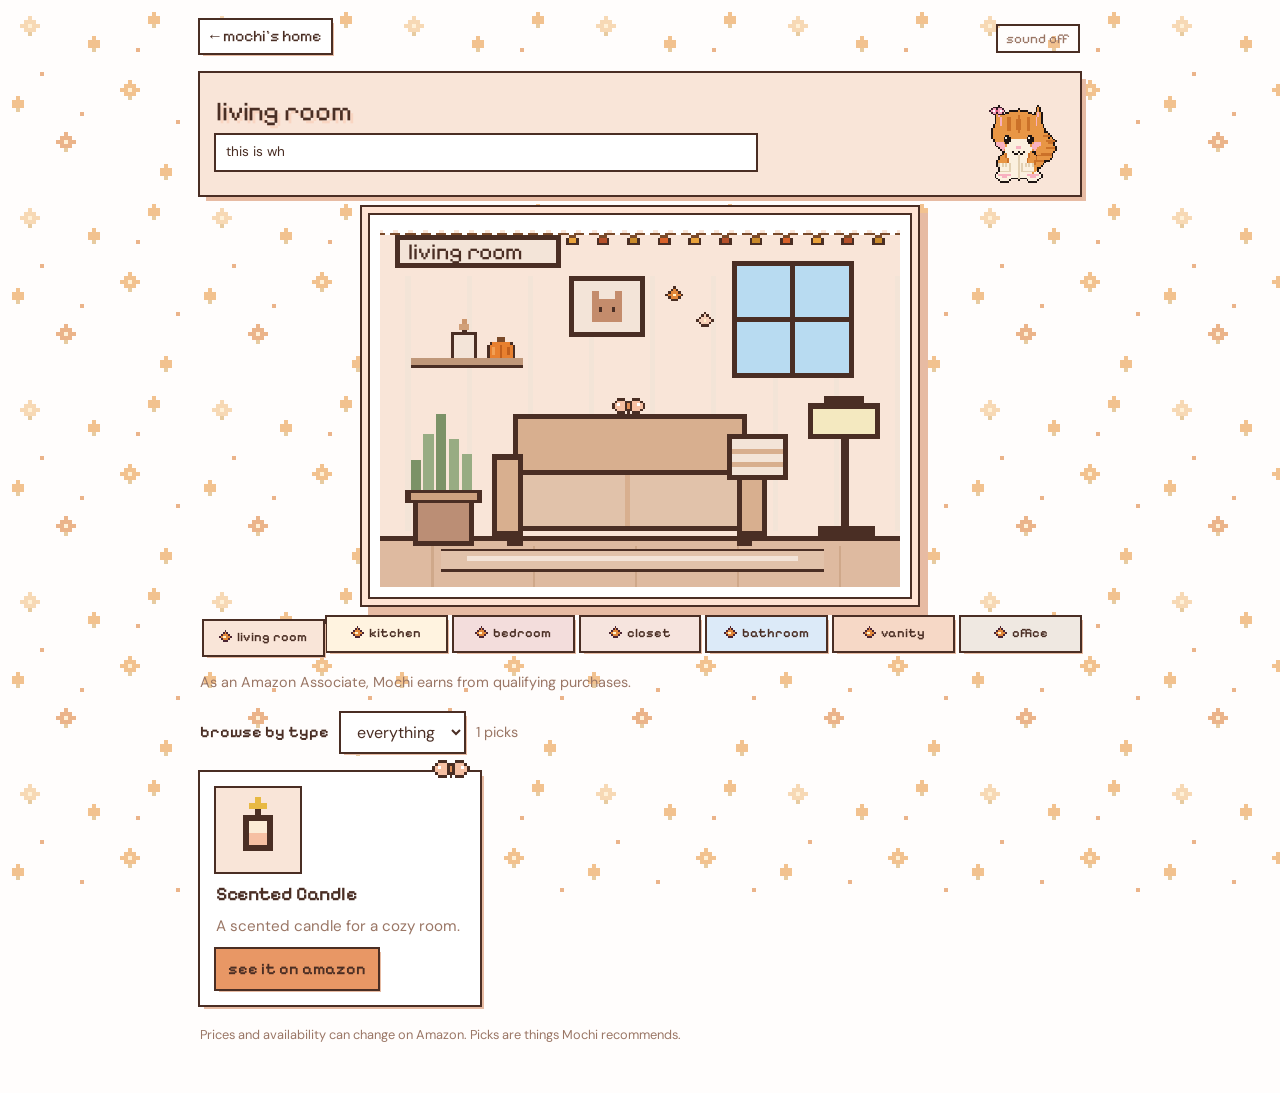
<file: living-room.html>
<!doctype html>
<html lang="en"><head><meta charset="utf-8"><meta name="viewport" content="width=device-width,initial-scale=1,viewport-fit=cover">
<title>Mochi's Room</title>
<link rel="preconnect" href="https://fonts.googleapis.com"><link rel="preconnect" href="https://fonts.gstatic.com" crossorigin><link href="https://fonts.googleapis.com/css2?family=DM+Sans:wght@400;500;700&family=Parisienne&family=Pixelify+Sans:wght@400;600&display=swap" rel="stylesheet">
<style>
/* coquette: blush, cream, ribbon rose, cherry, soft wine outlines */
:root{
  --bg:#FFFDFC; --fg:#4A2E24; --muted:#9A7665; --card:#FFFFFF;
  --line:#4A2E24; --shadow:#E7BBA3; --wall:#4A2E24;
  --accent:#E89765; --stage:#FFFFFF; --gingham:rgba(246,193,166,.30); --chip:#FFE9DD;
  --living:#F9E5D8; --kitchen:#FFF3E0; --bath:#DCEAF8; --vanity:#F6D8C6; --bed:#F3DDDC; --office:#EFE8E1; --closet:#F6E4DE;
  --room:#F9E5D8;
  color-scheme:light;
}
[data-room="living"]{--room:var(--living)}
[data-room="closet"]{--room:var(--closet)}
[data-room="kitchen"]{--room:var(--kitchen)}
[data-room="bath"]{--room:var(--bath)}
[data-room="vanity"]{--room:var(--vanity)}
[data-room="bed"]{--room:var(--bed)}
[data-room="office"]{--room:var(--office)}

*{box-sizing:border-box}
body{margin:0;background-color:var(--bg);background-attachment:fixed;background-size:192px 192px;color:var(--fg);font:400 16px/1.55 'DM Sans',system-ui,sans-serif;padding-inline:16px;padding-block:20px 48px}
.wrap{max-width:880px;margin-inline:auto;display:flex;flex-direction:column;gap:30px}
h1,h2,.px{font-family:'Pixelify Sans','Courier New',monospace;font-weight:600;margin:0;text-wrap:balance}
h1{font-size:clamp(2rem,6vw,3rem);line-height:1.05;text-shadow:3px 3px 0 #F9D5C1;display:flex;align-items:center;gap:12px;flex-wrap:wrap}
h2{font-size:1.2rem;line-height:1.2}
p{margin:0}
a{color:inherit}
a:focus-visible,button:focus-visible{outline:3px solid var(--accent);outline-offset:3px}
.sub{font-family:'Parisienne','Snell Roundhand',cursive;font-size:1.55rem;line-height:1.25;color:var(--accent);margin-top:6px;max-width:34ch}
.mast{display:flex;flex-direction:column}

.stage{position:relative;max-width:960px;width:100%;margin-inline:auto;background:var(--stage);padding:10px;box-shadow:0 0 0 2px var(--line),0 0 0 8px #FFE3D3,0 0 0 10px var(--line),8px 8px 0 10px var(--shadow)}
.scene{position:relative;line-height:0}
.scene svg{display:block;width:100%;height:auto}
.scene .w{fill:var(--wall)}
.plq{font-family:'Pixelify Sans',monospace;font-size:9px;fill:#4A2E24}
.item{cursor:pointer;transition:transform .12s steps(2);transform-box:fill-box}
.item:hover,.item:focus-visible{transform:translateY(-2px);filter:brightness(1.08)}
.item:focus-visible{outline:none}
.mochi{position:absolute;width:10.714%;cursor:pointer;transition:left .85s cubic-bezier(.4,0,.2,1),top .85s cubic-bezier(.4,0,.2,1)}
.mw{position:relative;animation:bob 2.4s steps(1) infinite}
.mw img{display:block;width:100%;height:auto;image-rendering:pixelated}
.acc{position:absolute;left:0;top:0;width:100%;height:100%;overflow:visible;pointer-events:none}
.mochi.hop .mw,.heromochi.hop .mw{animation:hop .85s ease-out}
.mochi:focus-visible,.heromochi:focus-visible{outline:3px solid var(--accent);outline-offset:4px}
.heromochi{cursor:pointer;width:135px;padding-top:30px}
.cloud{animation:drift linear infinite}
@keyframes drift{from{transform:translateX(0)}to{transform:translateX(var(--d))}}
.bulb{animation:twinkle 2.4s steps(1) infinite}
.b1{animation-delay:-.8s}.b2{animation-delay:-1.6s}
@keyframes twinkle{0%,100%{opacity:1}50%{opacity:.35}}
@keyframes bob{0%,100%{transform:translateY(0)}50%{transform:translateY(-2.5%)}}
@keyframes hop{0%{transform:translateY(0)}40%{transform:translateY(-28%)}100%{transform:translateY(0)}}

.bubble{max-width:960px;width:100%;margin-inline:auto;background:var(--card);padding:12px 14px;box-shadow:0 0 0 2px var(--line),4px 4px 0 var(--shadow);display:grid;grid-template-columns:1fr auto;gap:2px 12px;align-items:start;min-height:5.2rem}
.who{grid-column:1/-1;font-family:'Pixelify Sans',monospace;font-size:.8rem;letter-spacing:.12em;text-transform:uppercase;color:var(--accent)}
.bubble p{min-width:0;font-size:1.05rem;min-height:3.1em}
.snd{font:inherit;font-family:'Pixelify Sans',monospace;font-size:.85rem;background:transparent;color:var(--muted);border:2px solid var(--line);padding:2px 8px;cursor:pointer;align-self:end}
.snd[aria-pressed="true"]{background:var(--chip);color:var(--fg)}

.disclosure{max-width:960px;width:100%;margin-inline:auto;font-size:.9rem;color:var(--muted)}
.rooms{max-width:960px;width:100%;margin-inline:auto;display:grid;grid-template-columns:repeat(3,minmax(0,1fr));gap:12px}
.rbtn{display:block;text-align:center;text-decoration:none;font-family:'Pixelify Sans',monospace;font-weight:600;font-size:1.1rem;padding:12px 8px;background:var(--room);color:var(--fg);box-shadow:0 0 0 2px var(--line),4px 4px 0 var(--shadow);transition:transform .1s steps(2),box-shadow .1s steps(2)}
.rbtn:hover{transform:translate(2px,2px);box-shadow:0 0 0 2px var(--line),2px 2px 0 var(--shadow)}
.rbtn[aria-current="page"]{transform:translate(4px,4px);box-shadow:0 0 0 2px var(--line);}
.foot{max-width:960px;width:100%;margin-inline:auto;font-size:.8rem;color:var(--muted)}

/* room pages */
.back{align-self:flex-start;font-family:'Pixelify Sans',monospace;font-size:1rem;text-decoration:none;padding:4px 10px;background:var(--card);box-shadow:0 0 0 2px var(--line),3px 3px 0 var(--shadow)}
.back:hover{transform:translate(1px,1px)}
.hero{max-width:960px;width:100%;margin-inline:auto;background:var(--room);padding:20px;display:grid;grid-template-columns:minmax(0,1fr) auto;gap:16px;align-items:end;box-shadow:0 0 0 2px var(--line),6px 6px 0 var(--shadow)}
.hero .say{margin-top:12px;background:var(--card);padding:10px 12px;box-shadow:0 0 0 2px var(--line);min-height:3.4em;max-width:40ch}

.grid{max-width:960px;width:100%;margin:0 auto;padding:0;list-style:none;display:grid;grid-template-columns:repeat(auto-fill,minmax(min(100%,250px),1fr));gap:20px}
.card{min-width:0;background:var(--card);padding:16px;display:flex;flex-direction:column;gap:10px;box-shadow:0 0 0 2px var(--line),4px 4px 0 var(--shadow)}
.card:target{outline:3px dashed var(--accent);outline-offset:6px}
.tile{width:84px;height:84px;background:var(--room);display:grid;place-items:center;box-shadow:0 0 0 2px var(--line)}
.tile svg{width:66px;height:66px;display:block;shape-rendering:crispEdges}
.card p{color:var(--muted);font-size:.95rem}
.chips{display:flex;flex-wrap:wrap;gap:6px}
.chip{font-family:'Pixelify Sans',monospace;font-size:.75rem;letter-spacing:.08em;text-transform:uppercase;background:var(--chip);padding:1px 8px;box-shadow:0 0 0 2px var(--line)}
.buy{margin-top:auto;align-self:flex-start;font-family:'Pixelify Sans',monospace;font-weight:600;text-decoration:none;padding:8px 12px;background:var(--accent);color:#4A2E24;box-shadow:0 0 0 2px var(--line),3px 3px 0 var(--shadow)}
.buy:hover{transform:translate(1px,1px)}

@media (max-width:620px){
  .rooms{grid-template-columns:repeat(2,minmax(0,1fr))}
  .hero{grid-template-columns:minmax(0,1fr);}
  .heromochi{width:108px;order:-1}
  .stage{padding:6px}
}
@media (prefers-reduced-motion:reduce){
  .mochi,.mw,.cloud,.bulb,.item,.rbtn{transition:none!important;animation:none!important}
}

.roomlink{cursor:pointer}
.roomlink:hover,.roomlink:focus-visible{filter:brightness(1.06)}
.roomlink:focus-visible{outline:none}
.room-stage{max-width:540px;margin-inline:auto}
.room-stage svg{display:block;width:100%;height:auto}
.filter{max-width:960px;width:100%;margin-inline:auto;display:flex;flex-wrap:wrap;align-items:center;gap:8px 12px}
.filter label{font-family:'Pixelify Sans',monospace;font-weight:600}
.filter select{font:inherit;min-width:0;max-width:100%;padding:8px 12px;background:var(--card);color:var(--fg);border:0;border-radius:0;box-shadow:0 0 0 2px var(--line),3px 3px 0 var(--shadow)}
.count{color:var(--muted);font-size:.9rem}

#iris{position:fixed;inset:0;z-index:9999;pointer-events:all;background:#4A2E24}
#iris.off{display:none}
.intro .rooms,.intro .disclosure,.intro .foot{display:none}
.bubble.clickable{cursor:pointer}
.bubble.clickable:hover{transform:translate(1px,1px)}
.next{display:inline-block;color:var(--accent);animation:blink 1s steps(2) infinite}
.hint{grid-column:1/-1;font-family:'Pixelify Sans',monospace;font-size:.9rem;color:var(--accent);letter-spacing:.06em;animation:blink 1.2s steps(2) infinite}
@keyframes blink{50%{opacity:.25}}
.door{cursor:pointer}
.door:focus-visible{outline:none}
.door:focus-visible .doorglow,.door:hover .doorglow{opacity:1}
.doorglow{opacity:0}
.arrow{opacity:0}
.door.pulse .arrow{opacity:1;animation:arrowbob .9s steps(2) infinite}
.door.pulse .doorglow{opacity:1;animation:blink 1.1s steps(2) infinite}
@keyframes arrowbob{50%{transform:translateY(4px)}}
.smoke{animation:rise 4s steps(8) infinite;transform-box:fill-box}
@keyframes rise{from{transform:translate(0,0);opacity:.9}to{transform:translate(10px,-30px);opacity:0}}
.toprow{max-width:960px;width:100%;margin-inline:auto;display:flex;justify-content:space-between;align-items:center;gap:12px}
@media (prefers-reduced-motion:reduce){.next,.hint,.smoke,.door.pulse .arrow,.door.pulse .doorglow{animation:none!important}}
.next[hidden],.hint[hidden]{display:none!important}

.card{position:relative}
.bubble{box-shadow:0 0 0 2px var(--line),0 0 0 6px #FFE3D3,0 0 0 8px var(--line)}
.who::before{content:"\2661 "}
#iris,#iris.off{background:#3A231B}
#iris.off{display:none}

.mast{align-items:center;text-align:center;padding-top:6px}
.mast h1{justify-content:center;font-weight:400;font-size:clamp(2.4rem,8vw,4rem);letter-spacing:.02em;text-shadow:2px 2px 0 #F9D5C1}
.hero h1{font-weight:400}


.bgf{position:fixed;inset:0;width:100%;height:100%;z-index:-1;pointer-events:none}
.pbow{display:block;width:52px;height:24px}
.pheart{display:inline-block;width:18px;height:16px;margin-right:8px;vertical-align:-2px}
.tb{display:inline-flex}.tb.l{transform:none}
.cb{position:absolute;top:-17px;z-index:2;line-height:0}
.cb.l{left:-14px;transform:rotate(-14deg)}.cb.r{right:-14px;transform:rotate(14deg)}
.cardbow{position:absolute;top:-12px;right:10px;width:38px;line-height:0}
.cardbow .pbow{width:38px;height:18px}
/* compact room pages */
body[data-room] .wrap{gap:20px}
body[data-room] .hero{padding:12px 16px;gap:12px;align-items:center;max-width:960px}
body[data-room] .hero h1{font-size:1.7rem;line-height:1.1}
body[data-room] .hero p{font-size:.85rem;margin:2px 0 0}
body[data-room] .hero .say{max-width:60ch;margin-top:8px;padding:6px 10px;min-height:2.6em;font-size:.85rem}
body[data-room] .heromochi{width:80px;padding-top:18px}
body[data-room] .rooms{max-width:960px;gap:8px;grid-template-columns:repeat(6,minmax(0,1fr))}
body[data-room] .rbtn{font-size:.85rem;padding:7px 6px;box-shadow:0 0 0 2px var(--line),3px 3px 0 var(--shadow)}
body[data-room] .pheart{width:13px;height:12px;margin-right:5px;vertical-align:-1px}
@media (max-width:620px){
  body[data-room] .hero{grid-template-columns:minmax(0,1fr) auto}
  body[data-room] .heromochi{width:70px;order:0}
  body[data-room] .rooms{grid-template-columns:repeat(3,minmax(0,1fr))}
  body[data-room] .rbtn{font-size:.75rem;padding:6px 2px}
  body[data-room] .pheart{display:none}
}

.tile img{width:100%;height:100%;object-fit:contain;display:block}
.rooms{grid-template-columns:repeat(4,minmax(0,1fr))}
body[data-room] .rooms{grid-template-columns:repeat(7,minmax(0,1fr))}
@media (max-width:620px){
  .rooms{grid-template-columns:repeat(2,minmax(0,1fr))}
  body[data-room] .rooms{grid-template-columns:repeat(4,minmax(0,1fr))}
}
body[data-room] .rbtn{white-space:nowrap;font-size:.8rem;padding:7px 2px}
@media (max-width:620px){body[data-room] .rbtn{font-size:.68rem}}

.fall{transform-box:fill-box;animation:fallleaf 12s linear infinite;opacity:.95}
@keyframes fallleaf{0%{transform:translate(0,-12px) rotate(0deg)}50%{transform:translate(calc(var(--sx,24px)*.5),150px) rotate(140deg)}100%{transform:translate(var(--sx,24px),312px) rotate(300deg)}}
@media (prefers-reduced-motion:reduce){.fall{animation:none!important;display:none}}

</style></head>
<body data-room="living">
<div id="iris" class="black" aria-hidden="true"></div>
<div class="wrap">
<div class="toprow"><a class="back" href="index.html">&larr; mochi's home</a><button id="snd" class="snd" type="button" aria-pressed="false">sound off</button></div>
<section class="hero" id="hero"></section>
<div class="stage room-stage" id="rscene"></div>
<nav class="rooms" id="rooms" aria-label="Rooms"></nav>
<p class="disclosure" id="disc"></p>
<div class="filter"><label for="cat">browse by type</label><select id="cat"></select><span class="count" id="count"></span></div>
<ul class="grid" id="grid"></ul>
<p class="foot">Prices and availability can change on Amazon. Picks are things Mochi recommends.</p>
</div>
<script>
/* EDIT ME: rooms, disclosure and products live here. */
const DISCLOSURE = "As an Amazon Associate, Mochi earns from qualifying purchases.";
const MOCHI_SRC = "[data-uri]";

const ROOMS = [
  { key: "living", label: "living room", page: "living-room.html", blurb: "where i lie down and judge things." },
  { key: "kitchen", label: "kitchen", page: "kitchen.html", blurb: "snacks happen here." },
  { key: "bed", label: "bedroom", page: "bedroom.html", blurb: "where i recharge. please knock." },
  { key: "closet", label: "closet", page: "closet.html", blurb: "where the outfits start." },
  { key: "bath", label: "bathroom", page: "bathroom.html", blurb: "where i think about everything." },
  { key: "vanity", label: "vanity", page: "vanity.html", blurb: "the good stuff. do not touch." },
  { key: "office", label: "office", page: "office.html", blurb: "where i pretend to be productive." }
];

/* badge: null | "tried" (Casey tried it) | "top" (top rated on Amazon). sample:true shows a SAMPLE chip; delete it for real picks. */
const PRODUCTS = [
  { id: "candle", cat: "candles", room: "living", icon: "candle", name: "Scented Candle", url: "https://link.amazon/B05nwPFmv", img: "", badge: null, desc: "A scented candle for a cozy room." },
  { id: "cap", cat: "accessories", room: "closet", icon: "cap", name: "Baseball Cap", url: "https://link.amazon/B047MskKj", img: "", badge: null, desc: "An easy everyday baseball cap." },
  { id: "jewelry", cat: "accessories", room: "closet", icon: "stand", name: "Jewelry Stand", url: "https://link.amazon/B05nusiWz", img: "", badge: null, desc: "Keeps necklaces and rings in one place." },
  { id: "packing", cat: "travel", room: "closet", icon: "bag", name: "Packing Cubes", url: "https://link.amazon/B00WSvhkz", img: "", badge: null, desc: "Zip cubes that keep a suitcase organized." },
  { id: "owala", cat: "drinkware", room: "kitchen", icon: "bottle", name: "Owala Water Bottle", url: "https://link.amazon/B08jBJAdm", img: "", badge: null, desc: "Insulated bottle with a built-in straw." },
  { id: "stanley", cat: "drinkware", room: "kitchen", icon: "mug", name: "Stanley Tumbler", url: "https://link.amazon/B00p7afd3", img: "", badge: null, desc: "Big insulated tumbler with a handle." },
  { id: "icedcup", cat: "drinkware", room: "kitchen", icon: "mug", name: "Iced Coffee Tumbler", url: "https://link.amazon/B08IMIJKH", img: "", badge: null, desc: "Insulated cup with a lid and straw." },
  { id: "straws", cat: "drinkware", room: "kitchen", icon: "bottle", name: "Glass Straws", url: "https://link.amazon/B0igUAwhQ", img: "", badge: null, desc: "Reusable straws that are easy to clean." },
  { id: "containers", cat: "storage", room: "kitchen", icon: "jar", name: "Glass Food Containers", url: "https://link.amazon/B04ldrM1S", img: "", badge: null, desc: "Glass containers for meal prep and leftovers." },
  { id: "pillowcase", cat: "bedding", room: "bed", icon: "pillow", name: "Satin Pillowcase", url: "https://link.amazon/B07qsYAM9", img: "", badge: null, desc: "Smooth on hair and skin." },
  { id: "throw", cat: "bedding", room: "bed", icon: "blanket", name: "Checkered Plush Throw", url: "https://link.amazon/B01PPnVEP", img: "", badge: null, desc: "Thick, textured throw blanket." },
  { id: "sleepmask", cat: "sleep", room: "bed", icon: "mask", name: "Silk Sleep Mask", url: "https://link.amazon/B0d52yVRX", img: "", badge: null, desc: "Blocks light for sleep and naps." },
  { id: "pillowspray", cat: "sleep", room: "bed", icon: "bottle", name: "Deep Sleep Pillow Spray", url: "https://link.amazon/B0gwaJXV2", img: "", badge: null, desc: "Calming mist for your bedding." },
  { id: "clock", cat: "sleep", room: "bed", icon: "lamp", name: "Sunrise Alarm Clock", url: "https://link.amazon/B05kf45F0", img: "", badge: null, desc: "Wakes you up with gradual light." },
  { id: "earplugs", cat: "sleep", room: "bed", icon: "jar", name: "Soft Silicone Earplugs", url: "https://link.amazon/B048c5ont", img: "", badge: null, desc: "Reusable earplugs for quieter sleep." },
  { id: "pjs", cat: "sleepwear", room: "bed", icon: "blanket", name: "Satin Pajama Set", url: "https://link.amazon/B0f7kVMbH", img: "", badge: null, desc: "Soft satin pajama set." },
  { id: "slippers", cat: "sleepwear", room: "bed", icon: "sock", name: "Fluffy Slippers", url: "https://link.amazon/B08rEE29Q", img: "", badge: null, desc: "Fluffy slip-on slippers." },
  { id: "socks", cat: "sleepwear", room: "bed", icon: "sock", name: "Cozy Fluffy Socks", url: "https://link.amazon/B035xqYCB", img: "", badge: null, desc: "Warm, fuzzy socks." },
  { id: "bedlamp", cat: "lighting", room: "bed", icon: "lamp", name: "Dimmable Bedside Lamp", url: "https://link.amazon/B03HcJcoL", img: "", badge: null, desc: "Dimmable lamp for the nightstand." },
  { id: "whale", cat: "comfort", room: "bed", icon: "pillow", name: "Weighted Warmie Whale", url: "https://link.amazon/B0iizKmUr", img: "", badge: null, desc: "Weighted plush for comfort and warmth." },
  { id: "epsom", cat: "bath", room: "bath", icon: "soap", name: "Epsom Salt", url: "https://link.amazon/B06LjchC6", img: "", badge: null, desc: "Epsom salt for a bath soak." },
  { id: "handcream", cat: "skin care", room: "bath", icon: "bottle", name: "Shea Hand Cream", url: "https://link.amazon/B0em5CJIc", img: "", badge: null, desc: "Rich hand cream for dry skin." },
  { id: "shavegel", cat: "body care", room: "bath", icon: "bottle", name: "Shaving Gel", url: "https://link.amazon/B0gqng3BG", img: "", badge: null, desc: "Smooth gel for a close, comfortable shave." },
  { id: "toiletry", cat: "storage", room: "bath", icon: "bag", name: "Travel Toiletry Bag", url: "https://link.amazon/B04q8L3Vw", img: "", badge: null, desc: "Zip pouch for skincare and makeup." },
  { id: "lipbalm", cat: "lips", room: "vanity", icon: "gloss", name: "Lip Treatment", url: "https://link.amazon/B0a06jIpp", img: "", badge: null, desc: "Treatment for dry lips." },
  { id: "eadem", cat: "lips", room: "vanity", icon: "gloss", name: "Eadem Lip Gloss", url: "https://link.amazon/B08N2QY0b", img: "", badge: null, desc: "Glossy lip color from Eadem." },
  { id: "lipmask", cat: "lips", room: "vanity", icon: "gloss", name: "Lip Sleeping Mask", url: "https://link.amazon/B0ceZU0EE", img: "", badge: null, desc: "Overnight mask for soft lips." },
  { id: "lipliner", cat: "lips", room: "vanity", icon: "gloss", name: "Lip Liner", url: "https://link.amazon/B0iMAcD4O", img: "", badge: null, desc: "Defines and shapes the lip." },
  { id: "primer1", cat: "face", room: "vanity", icon: "bottle", name: "Primer 1", url: "https://link.amazon/B0hwZlssQ", img: "", badge: null, desc: "Preps skin for makeup." },
  { id: "primer2", cat: "face", room: "vanity", icon: "bottle", name: "Primer 2", url: "https://link.amazon/B00Xpi4OZ", img: "", badge: null, desc: "Preps skin for makeup." },
  { id: "mascara", cat: "eyes", room: "vanity", icon: "brush", name: "Mascara", url: "https://link.amazon/B0jdnUCU2", img: "", badge: null, desc: "Mascara for lashes." },
  { id: "remover1", cat: "skin care", room: "vanity", icon: "bottle", name: "Makeup Remover 1", url: "https://link.amazon/B06AvRcOQ", img: "", badge: null, desc: "Takes off makeup at the end of the day." },
  { id: "kosas", cat: "face", room: "vanity", icon: "gloss", name: "Kosas Concealer", url: "https://link.amazon/B09KFsDzW", img: "", badge: null, desc: "Concealer from Kosas for coverage and a natural finish." },
  { id: "niacinamide", cat: "skin care", room: "vanity", icon: "bottle", name: "Niacinamide Serum", url: "https://link.amazon/B0iBOPvIL", img: "", badge: null, desc: "Serum for oil and pores." },
  { id: "clawclip", cat: "hair", room: "vanity", icon: "brush", name: "Hair Claw Clip", url: "https://link.amazon/B0hcVecvK", img: "", badge: null, desc: "Quick, easy updos." },
  { id: "journal", cat: "stationery", room: "office", icon: "notebook", name: "Five Minute Journal", url: "https://link.amazon/B05pcVdG1", img: "", badge: null, desc: "Short daily prompts for morning and night." },
  { id: "pens", cat: "stationery", room: "office", icon: "pen", name: "Pens", url: "https://link.amazon/B00tTOjV0", img: "", badge: null, desc: "Smooth pens for journaling." }
];

/* 11x11 pixel icons. o outline, a room accent, b light, c cream, y gold, g green, h dark green */
const ICONS = {
  cap: ["...........","...ooooo...","..oaaaaao..",".oaaaaaaao.",".oabaaaaao.",".oaaaaaaao.","ooooooooooo","oaaaaaaaaoo",".ooooooooo.","...........","..........."],
  stand: ["..ooooooo..","..y..y..y..","..y..y..y..","..y..o..y..",".....o.....",".....o.....",".....o.....","..ooooooo..",".oaaaaaaao.","..ooooooo..","..........."],
  pen: ["...........","........o..","......ooyo.",".....ooyo..","....ooyo...","...ooyo....","..ooyo.....",".ooao......",".oao.......","..o........","..........."],
  bottle: ["....ooo....","....obo....","...ooooo...","..oaaaaao..","..oabbbao..","..oaaaaao..","..oabbbao..","..oaaaaao..","..oaaaaao..","..ooooooo..","..........."],
  bag: ["...........","...o...o...","..o.ooo.o..",".ooooooooo.",".oaaaaaaao.",".oaaaaaaao.",".oayyyyyao.",".oaaaaaaao.",".ooooooooo.","...........","..........."],
  mask: ["...........","...........",".ooooooooo.","oaaaaaaaaao","oabbaaabbao","oaaaaaaaaao",".ooooooooo.","...........","...........","...........","..........."],
  sock: ["..ooooo....","..obbbo....","..oaaao....","..oaaao....","..oaaao....","..oaaaooo..","..oaaaaaao.","..oaaaaaao.","...ooooooo.","...........","..........."],
  jar: ["...........","...ooooo...","...obbbo...","..ooooooo..","..oaaaaao..","..oabbbao..","..oaaaaao..","..oaaaaao..","..ooooooo..","...........","..........."],
  pillow: ["...........",".ooooooooo.","oaaaaaaaaao","oabbbbbbbao","oabbbbbbbao","oabbbbbbbao","oaaaaaaaaao",".ooooooooo.","...........","...........","..........."],
  notebook: ["..ooooooo..","..oaaaaao..","..oabbbao.o","..oabbbao.o","..oaaaaao.o","..oaaaaao.o","..oaaaaao.o","..oaaaaao..","..ooooooo..","...........","..........."],
  lamp: ["...ooooo...","..oyyyyyo..",".oyyyyyyyo.",".ooooooooo.",".....o.....",".....o.....",".....o.....",".....o.....","...ooooo...","..ooooooo..","..........."],
  plant: ["..g..h..g..","..gg.h.gg..","...ggggg...","....ggg....",".....h.....","..ooooooo..","..oaaaaao..","..oaaaaao..","...oaaao...","...ooooo...","..........."],
  blanket: ["...........","ooooooooooo","oaaaaaaaaao","obbbbbbbbbo","oaaaaaaaaao","obbbbbbbbbo","oaaaaaaaaao","ooooooooooo","o.o.o.o.o.o","...........","..........."],
  candle: [".....y.....","....yyy....",".....o.....","...ooooo...","...occco...","...occco...","...oaaao...","...oaaao...","...ooooo...","...........","..........."],
  mug: ["...b.b.....","....b.b....",".ooooooo...",".oaaaaaooo.",".oaaaaao.o.",".oaaaaao.o.",".oaaaaaooo.",".oaaaaao...","..ooooo....","...........","..........."],
  pan: ["...........","..ooooo....",".oaaaaao...","oaaaaaaaooo","oaaaaaaaoyo","oaaaaaaaooo",".oaaaaao...","..ooooo....","...........","...........","..........."],
  kettle: [".....o.....","....ooo....","...ooooo...","..oaaaaao..","ooaaaaaaaoo","o.oaaaaao.o","..oaaaaao.o","..ooooooo..","...........","...........","..........."],
  soap: ["......b....",".....b.b...","......b....","..ooooooo..",".oaaaaaaao.",".oabbbbbao.",".oaaaaaaao.","..ooooooo..","...........","...........","..........."],
  towel: ["yyyyyyyyyyy",".oaaaaaaao.",".obbbbbbbo.",".oaaaaaaao.",".obbbbbbbo.",".oaaaaaaao.",".obbbbbbbo.",".ooooooooo.","...........","...........","..........."],
  gloss: ["....ooo....","...oyyyo...","...oyyyo...","...ooooo...","...oaaao...","...oaaao...","...oaaao...","...oaaao...","...oaaao...","...ooooo...","..........."],
  mirror: ["...ooooo...","..obbbbbo..",".obbcbbbbo.",".obbbbbbbo.",".obbbbbbbo.","..obbbbbo..","...ooooo...",".....o.....",".....o.....","....ooo....","..........."],
  brush: ["....aaa....","...aaaaa...","...aaaaa...","....ooo....","....ooo....",".....y.....",".....y.....",".....y.....",".....y.....","....yyy....","..........."],
  compact: ["..ooooooo..",".oaaaaaaao.","oaabbbbbaao","oabbbbbbbao","oabbbbbbbao","oaabbbbbaao",".oaaaaaaao.","..ooooooo..","...........","...........","..........."]
};
const ICON_COLORS = { o: "#4A2E24", b: "#FCECD6", c: "#FCECD6", y: "#E8B943", g: "#7EBB60", h: "#639A4B" };

function iconSVG(name, accent) {
  const g = ICONS[name] || ICONS.candle;
  let r = "";
  g.forEach((row, y) => {
    for (let x = 0; x < 11; x++) {
      const c = row[x];
      if (!c || c === ".") continue;
      const f = c === "a" ? accent : ICON_COLORS[c];
      if (f) r += `<rect x="${x}" y="${y}" width="1" height="1" fill="${f}"/>`;
    }
  });
  return `<svg viewBox="0 0 11 11" aria-hidden="true" shape-rendering="crispEdges">${r}</svg>`;
}

/* Mochi shared helpers: sprite + accessories, sound (animalese, meow, music), iris transitions. */
const ACC = {"kitchen": "<rect x=\"16\" y=\"-8\" width=\"1\" height=\"1\" fill=\"#3A1B28\"/><rect x=\"17\" y=\"-8\" width=\"1\" height=\"1\" fill=\"#3A1B28\"/><rect x=\"18\" y=\"-8\" width=\"1\" height=\"1\" fill=\"#3A1B28\"/><rect x=\"19\" y=\"-8\" width=\"1\" height=\"1\" fill=\"#3A1B28\"/><rect x=\"20\" y=\"-8\" width=\"1\" height=\"1\" fill=\"#3A1B28\"/><rect x=\"21\" y=\"-8\" width=\"1\" height=\"1\" fill=\"#3A1B28\"/><rect x=\"22\" y=\"-8\" width=\"1\" height=\"1\" fill=\"#3A1B28\"/><rect x=\"14\" y=\"-7\" width=\"1\" height=\"1\" fill=\"#3A1B28\"/><rect x=\"15\" y=\"-7\" width=\"1\" height=\"1\" fill=\"#3A1B28\"/><rect x=\"16\" y=\"-7\" width=\"1\" height=\"1\" fill=\"#FFFDF6\"/><rect x=\"17\" y=\"-7\" width=\"1\" height=\"1\" fill=\"#FFFDF6\"/><rect x=\"18\" y=\"-7\" width=\"1\" height=\"1\" fill=\"#FFFDF6\"/><rect x=\"19\" y=\"-7\" width=\"1\" height=\"1\" fill=\"#FFFDF6\"/><rect x=\"20\" y=\"-7\" width=\"1\" height=\"1\" fill=\"#FFFDF6\"/><rect x=\"21\" y=\"-7\" width=\"1\" height=\"1\" fill=\"#FFFDF6\"/><rect x=\"22\" y=\"-7\" width=\"1\" height=\"1\" fill=\"#FFFDF6\"/><rect x=\"23\" y=\"-7\" width=\"1\" height=\"1\" fill=\"#3A1B28\"/><rect x=\"24\" y=\"-7\" width=\"1\" height=\"1\" fill=\"#3A1B28\"/><rect x=\"13\" y=\"-6\" width=\"1\" height=\"1\" fill=\"#3A1B28\"/><rect x=\"14\" y=\"-6\" width=\"1\" height=\"1\" fill=\"#FFFDF6\"/><rect x=\"15\" y=\"-6\" width=\"1\" height=\"1\" fill=\"#FFFDF6\"/><rect x=\"16\" y=\"-6\" width=\"1\" height=\"1\" fill=\"#FFFDF6\"/><rect x=\"17\" y=\"-6\" width=\"1\" height=\"1\" fill=\"#FFFDF6\"/><rect x=\"18\" y=\"-6\" width=\"1\" height=\"1\" fill=\"#FFFDF6\"/><rect x=\"19\" y=\"-6\" width=\"1\" height=\"1\" fill=\"#FFFDF6\"/><rect x=\"20\" y=\"-6\" width=\"1\" height=\"1\" fill=\"#FFFDF6\"/><rect x=\"21\" y=\"-6\" width=\"1\" height=\"1\" fill=\"#FFFDF6\"/><rect x=\"22\" y=\"-6\" width=\"1\" height=\"1\" fill=\"#FFFDF6\"/><rect x=\"23\" y=\"-6\" width=\"1\" height=\"1\" fill=\"#FFFDF6\"/><rect x=\"24\" y=\"-6\" width=\"1\" height=\"1\" fill=\"#FFFDF6\"/><rect x=\"25\" y=\"-6\" width=\"1\" height=\"1\" fill=\"#3A1B28\"/><rect x=\"12\" y=\"-5\" width=\"1\" height=\"1\" fill=\"#3A1B28\"/><rect x=\"13\" y=\"-5\" width=\"1\" height=\"1\" fill=\"#FFFDF6\"/><rect x=\"14\" y=\"-5\" width=\"1\" height=\"1\" fill=\"#FFFDF6\"/><rect x=\"15\" y=\"-5\" width=\"1\" height=\"1\" fill=\"#FFFDF6\"/><rect x=\"16\" y=\"-5\" width=\"1\" height=\"1\" fill=\"#FFFDF6\"/><rect x=\"17\" y=\"-5\" width=\"1\" height=\"1\" fill=\"#FFFDF6\"/><rect x=\"18\" y=\"-5\" width=\"1\" height=\"1\" fill=\"#FFFDF6\"/><rect x=\"19\" y=\"-5\" width=\"1\" height=\"1\" fill=\"#FFFDF6\"/><rect x=\"20\" y=\"-5\" width=\"1\" height=\"1\" fill=\"#FFFDF6\"/><rect x=\"21\" y=\"-5\" width=\"1\" height=\"1\" fill=\"#FFFDF6\"/><rect x=\"22\" y=\"-5\" width=\"1\" height=\"1\" fill=\"#FFFDF6\"/><rect x=\"23\" y=\"-5\" width=\"1\" height=\"1\" fill=\"#FFFDF6\"/><rect x=\"24\" y=\"-5\" width=\"1\" height=\"1\" fill=\"#FFFDF6\"/><rect x=\"25\" y=\"-5\" width=\"1\" height=\"1\" fill=\"#FFFDF6\"/><rect x=\"26\" y=\"-5\" width=\"1\" height=\"1\" fill=\"#3A1B28\"/><rect x=\"12\" y=\"-4\" width=\"1\" height=\"1\" fill=\"#3A1B28\"/><rect x=\"13\" y=\"-4\" width=\"1\" height=\"1\" fill=\"#FFFDF6\"/><rect x=\"14\" y=\"-4\" width=\"1\" height=\"1\" fill=\"#FFFDF6\"/><rect x=\"15\" y=\"-4\" width=\"1\" height=\"1\" fill=\"#FFFDF6\"/><rect x=\"16\" y=\"-4\" width=\"1\" height=\"1\" fill=\"#FFFDF6\"/><rect x=\"17\" y=\"-4\" width=\"1\" height=\"1\" fill=\"#E6DAC4\"/><rect x=\"18\" y=\"-4\" width=\"1\" height=\"1\" fill=\"#FFFDF6\"/><rect x=\"19\" y=\"-4\" width=\"1\" height=\"1\" fill=\"#FFFDF6\"/><rect x=\"20\" y=\"-4\" width=\"1\" height=\"1\" fill=\"#FFFDF6\"/><rect x=\"21\" y=\"-4\" width=\"1\" height=\"1\" fill=\"#E6DAC4\"/><rect x=\"22\" y=\"-4\" width=\"1\" height=\"1\" fill=\"#FFFDF6\"/><rect x=\"23\" y=\"-4\" width=\"1\" height=\"1\" fill=\"#FFFDF6\"/><rect x=\"24\" y=\"-4\" width=\"1\" height=\"1\" fill=\"#FFFDF6\"/><rect x=\"25\" y=\"-4\" width=\"1\" height=\"1\" fill=\"#FFFDF6\"/><rect x=\"26\" y=\"-4\" width=\"1\" height=\"1\" fill=\"#3A1B28\"/><rect x=\"12\" y=\"-3\" width=\"1\" height=\"1\" fill=\"#3A1B28\"/><rect x=\"13\" y=\"-3\" width=\"1\" height=\"1\" fill=\"#FFFDF6\"/><rect x=\"14\" y=\"-3\" width=\"1\" height=\"1\" fill=\"#FFFDF6\"/><rect x=\"15\" y=\"-3\" width=\"1\" height=\"1\" fill=\"#FFFDF6\"/><rect x=\"16\" y=\"-3\" width=\"1\" height=\"1\" fill=\"#FFFDF6\"/><rect x=\"17\" y=\"-3\" width=\"1\" height=\"1\" fill=\"#E6DAC4\"/><rect x=\"18\" y=\"-3\" width=\"1\" height=\"1\" fill=\"#FFFDF6\"/><rect x=\"19\" y=\"-3\" width=\"1\" height=\"1\" fill=\"#FFFDF6\"/><rect x=\"20\" y=\"-3\" width=\"1\" height=\"1\" fill=\"#FFFDF6\"/><rect x=\"21\" y=\"-3\" width=\"1\" height=\"1\" fill=\"#E6DAC4\"/><rect x=\"22\" y=\"-3\" width=\"1\" height=\"1\" fill=\"#FFFDF6\"/><rect x=\"23\" y=\"-3\" width=\"1\" height=\"1\" fill=\"#FFFDF6\"/><rect x=\"24\" y=\"-3\" width=\"1\" height=\"1\" fill=\"#FFFDF6\"/><rect x=\"25\" y=\"-3\" width=\"1\" height=\"1\" fill=\"#FFFDF6\"/><rect x=\"26\" y=\"-3\" width=\"1\" height=\"1\" fill=\"#3A1B28\"/><rect x=\"13\" y=\"-2\" width=\"1\" height=\"1\" fill=\"#3A1B28\"/><rect x=\"14\" y=\"-2\" width=\"1\" height=\"1\" fill=\"#FFFDF6\"/><rect x=\"15\" y=\"-2\" width=\"1\" height=\"1\" fill=\"#FFFDF6\"/><rect x=\"16\" y=\"-2\" width=\"1\" height=\"1\" fill=\"#FFFDF6\"/><rect x=\"17\" y=\"-2\" width=\"1\" height=\"1\" fill=\"#E6DAC4\"/><rect x=\"18\" y=\"-2\" width=\"1\" height=\"1\" fill=\"#FFFDF6\"/><rect x=\"19\" y=\"-2\" width=\"1\" height=\"1\" fill=\"#FFFDF6\"/><rect x=\"20\" y=\"-2\" width=\"1\" height=\"1\" fill=\"#FFFDF6\"/><rect x=\"21\" y=\"-2\" width=\"1\" height=\"1\" fill=\"#E6DAC4\"/><rect x=\"22\" y=\"-2\" width=\"1\" height=\"1\" fill=\"#FFFDF6\"/><rect x=\"23\" y=\"-2\" width=\"1\" height=\"1\" fill=\"#FFFDF6\"/><rect x=\"24\" y=\"-2\" width=\"1\" height=\"1\" fill=\"#FFFDF6\"/><rect x=\"25\" y=\"-2\" width=\"1\" height=\"1\" fill=\"#3A1B28\"/><rect x=\"13\" y=\"-1\" width=\"1\" height=\"1\" fill=\"#3A1B28\"/><rect x=\"14\" y=\"-1\" width=\"1\" height=\"1\" fill=\"#FFFDF6\"/><rect x=\"15\" y=\"-1\" width=\"1\" height=\"1\" fill=\"#FFFDF6\"/><rect x=\"16\" y=\"-1\" width=\"1\" height=\"1\" fill=\"#FFFDF6\"/><rect x=\"17\" y=\"-1\" width=\"1\" height=\"1\" fill=\"#E6DAC4\"/><rect x=\"18\" y=\"-1\" width=\"1\" height=\"1\" fill=\"#FFFDF6\"/><rect x=\"19\" y=\"-1\" width=\"1\" height=\"1\" fill=\"#FFFDF6\"/><rect x=\"20\" y=\"-1\" width=\"1\" height=\"1\" fill=\"#FFFDF6\"/><rect x=\"21\" y=\"-1\" width=\"1\" height=\"1\" fill=\"#E6DAC4\"/><rect x=\"22\" y=\"-1\" width=\"1\" height=\"1\" fill=\"#FFFDF6\"/><rect x=\"23\" y=\"-1\" width=\"1\" height=\"1\" fill=\"#FFFDF6\"/><rect x=\"24\" y=\"-1\" width=\"1\" height=\"1\" fill=\"#FFFDF6\"/><rect x=\"25\" y=\"-1\" width=\"1\" height=\"1\" fill=\"#3A1B28\"/><rect x=\"14\" y=\"0\" width=\"1\" height=\"1\" fill=\"#3A1B28\"/><rect x=\"15\" y=\"0\" width=\"1\" height=\"1\" fill=\"#FFFDF6\"/><rect x=\"16\" y=\"0\" width=\"1\" height=\"1\" fill=\"#FFFDF6\"/><rect x=\"17\" y=\"0\" width=\"1\" height=\"1\" fill=\"#E6DAC4\"/><rect x=\"18\" y=\"0\" width=\"1\" height=\"1\" fill=\"#FFFDF6\"/><rect x=\"19\" y=\"0\" width=\"1\" height=\"1\" fill=\"#FFFDF6\"/><rect x=\"20\" y=\"0\" width=\"1\" height=\"1\" fill=\"#FFFDF6\"/><rect x=\"21\" y=\"0\" width=\"1\" height=\"1\" fill=\"#E6DAC4\"/><rect x=\"22\" y=\"0\" width=\"1\" height=\"1\" fill=\"#FFFDF6\"/><rect x=\"23\" y=\"0\" width=\"1\" height=\"1\" fill=\"#FFFDF6\"/><rect x=\"24\" y=\"0\" width=\"1\" height=\"1\" fill=\"#3A1B28\"/><rect x=\"14\" y=\"1\" width=\"1\" height=\"1\" fill=\"#3A1B28\"/><rect x=\"15\" y=\"1\" width=\"1\" height=\"1\" fill=\"#FFFDF6\"/><rect x=\"16\" y=\"1\" width=\"1\" height=\"1\" fill=\"#FFFDF6\"/><rect x=\"17\" y=\"1\" width=\"1\" height=\"1\" fill=\"#E6DAC4\"/><rect x=\"18\" y=\"1\" width=\"1\" height=\"1\" fill=\"#FFFDF6\"/><rect x=\"19\" y=\"1\" width=\"1\" height=\"1\" fill=\"#FFFDF6\"/><rect x=\"20\" y=\"1\" width=\"1\" height=\"1\" fill=\"#FFFDF6\"/><rect x=\"21\" y=\"1\" width=\"1\" height=\"1\" fill=\"#E6DAC4\"/><rect x=\"22\" y=\"1\" width=\"1\" height=\"1\" fill=\"#FFFDF6\"/><rect x=\"23\" y=\"1\" width=\"1\" height=\"1\" fill=\"#FFFDF6\"/><rect x=\"24\" y=\"1\" width=\"1\" height=\"1\" fill=\"#3A1B28\"/><rect x=\"14\" y=\"2\" width=\"1\" height=\"1\" fill=\"#3A1B28\"/><rect x=\"15\" y=\"2\" width=\"1\" height=\"1\" fill=\"#FFFDF6\"/><rect x=\"16\" y=\"2\" width=\"1\" height=\"1\" fill=\"#FFFDF6\"/><rect x=\"17\" y=\"2\" width=\"1\" height=\"1\" fill=\"#FFFDF6\"/><rect x=\"18\" y=\"2\" width=\"1\" height=\"1\" fill=\"#FFFDF6\"/><rect x=\"19\" y=\"2\" width=\"1\" height=\"1\" fill=\"#FFFDF6\"/><rect x=\"20\" y=\"2\" width=\"1\" height=\"1\" fill=\"#FFFDF6\"/><rect x=\"21\" y=\"2\" width=\"1\" height=\"1\" fill=\"#FFFDF6\"/><rect x=\"22\" y=\"2\" width=\"1\" height=\"1\" fill=\"#FFFDF6\"/><rect x=\"23\" y=\"2\" width=\"1\" height=\"1\" fill=\"#FFFDF6\"/><rect x=\"24\" y=\"2\" width=\"1\" height=\"1\" fill=\"#3A1B28\"/><rect x=\"13\" y=\"3\" width=\"1\" height=\"1\" fill=\"#3A1B28\"/><rect x=\"14\" y=\"3\" width=\"1\" height=\"1\" fill=\"#F2E8D2\"/><rect x=\"15\" y=\"3\" width=\"1\" height=\"1\" fill=\"#F2E8D2\"/><rect x=\"16\" y=\"3\" width=\"1\" height=\"1\" fill=\"#F2E8D2\"/><rect x=\"17\" y=\"3\" width=\"1\" height=\"1\" fill=\"#F2E8D2\"/><rect x=\"18\" y=\"3\" width=\"1\" height=\"1\" fill=\"#F2E8D2\"/><rect x=\"19\" y=\"3\" width=\"1\" height=\"1\" fill=\"#F2E8D2\"/><rect x=\"20\" y=\"3\" width=\"1\" height=\"1\" fill=\"#F2E8D2\"/><rect x=\"21\" y=\"3\" width=\"1\" height=\"1\" fill=\"#F2E8D2\"/><rect x=\"22\" y=\"3\" width=\"1\" height=\"1\" fill=\"#F2E8D2\"/><rect x=\"23\" y=\"3\" width=\"1\" height=\"1\" fill=\"#F2E8D2\"/><rect x=\"24\" y=\"3\" width=\"1\" height=\"1\" fill=\"#F2E8D2\"/><rect x=\"25\" y=\"3\" width=\"1\" height=\"1\" fill=\"#3A1B28\"/><rect x=\"14\" y=\"4\" width=\"1\" height=\"1\" fill=\"#3A1B28\"/><rect x=\"15\" y=\"4\" width=\"1\" height=\"1\" fill=\"#3A1B28\"/><rect x=\"16\" y=\"4\" width=\"1\" height=\"1\" fill=\"#3A1B28\"/><rect x=\"17\" y=\"4\" width=\"1\" height=\"1\" fill=\"#3A1B28\"/><rect x=\"18\" y=\"4\" width=\"1\" height=\"1\" fill=\"#3A1B28\"/><rect x=\"19\" y=\"4\" width=\"1\" height=\"1\" fill=\"#3A1B28\"/><rect x=\"20\" y=\"4\" width=\"1\" height=\"1\" fill=\"#3A1B28\"/><rect x=\"21\" y=\"4\" width=\"1\" height=\"1\" fill=\"#3A1B28\"/><rect x=\"22\" y=\"4\" width=\"1\" height=\"1\" fill=\"#3A1B28\"/><rect x=\"23\" y=\"4\" width=\"1\" height=\"1\" fill=\"#3A1B28\"/><rect x=\"24\" y=\"4\" width=\"1\" height=\"1\" fill=\"#3A1B28\"/>", "vanity": "<rect x=\"15\" y=\"0\" width=\"1\" height=\"1\" fill=\"#3A1B28\"/><rect x=\"19\" y=\"0\" width=\"1\" height=\"1\" fill=\"#3A1B28\"/><rect x=\"23\" y=\"0\" width=\"1\" height=\"1\" fill=\"#3A1B28\"/><rect x=\"14\" y=\"1\" width=\"1\" height=\"1\" fill=\"#3A1B28\"/><rect x=\"15\" y=\"1\" width=\"1\" height=\"1\" fill=\"#F6C445\"/><rect x=\"16\" y=\"1\" width=\"1\" height=\"1\" fill=\"#3A1B28\"/><rect x=\"18\" y=\"1\" width=\"1\" height=\"1\" fill=\"#3A1B28\"/><rect x=\"19\" y=\"1\" width=\"1\" height=\"1\" fill=\"#F6C445\"/><rect x=\"20\" y=\"1\" width=\"1\" height=\"1\" fill=\"#3A1B28\"/><rect x=\"22\" y=\"1\" width=\"1\" height=\"1\" fill=\"#3A1B28\"/><rect x=\"23\" y=\"1\" width=\"1\" height=\"1\" fill=\"#F6C445\"/><rect x=\"24\" y=\"1\" width=\"1\" height=\"1\" fill=\"#3A1B28\"/><rect x=\"13\" y=\"2\" width=\"1\" height=\"1\" fill=\"#3A1B28\"/><rect x=\"14\" y=\"2\" width=\"1\" height=\"1\" fill=\"#F6C445\"/><rect x=\"15\" y=\"2\" width=\"1\" height=\"1\" fill=\"#F6C445\"/><rect x=\"16\" y=\"2\" width=\"1\" height=\"1\" fill=\"#F6C445\"/><rect x=\"17\" y=\"2\" width=\"1\" height=\"1\" fill=\"#3A1B28\"/><rect x=\"18\" y=\"2\" width=\"1\" height=\"1\" fill=\"#F6C445\"/><rect x=\"19\" y=\"2\" width=\"1\" height=\"1\" fill=\"#F6C445\"/><rect x=\"20\" y=\"2\" width=\"1\" height=\"1\" fill=\"#F6C445\"/><rect x=\"21\" y=\"2\" width=\"1\" height=\"1\" fill=\"#3A1B28\"/><rect x=\"22\" y=\"2\" width=\"1\" height=\"1\" fill=\"#F6C445\"/><rect x=\"23\" y=\"2\" width=\"1\" height=\"1\" fill=\"#F6C445\"/><rect x=\"24\" y=\"2\" width=\"1\" height=\"1\" fill=\"#F6C445\"/><rect x=\"25\" y=\"2\" width=\"1\" height=\"1\" fill=\"#3A1B28\"/><rect x=\"13\" y=\"3\" width=\"1\" height=\"1\" fill=\"#3A1B28\"/><rect x=\"14\" y=\"3\" width=\"1\" height=\"1\" fill=\"#F6C445\"/><rect x=\"15\" y=\"3\" width=\"1\" height=\"1\" fill=\"#FFF1B0\"/><rect x=\"16\" y=\"3\" width=\"1\" height=\"1\" fill=\"#F6C445\"/><rect x=\"17\" y=\"3\" width=\"1\" height=\"1\" fill=\"#F6C445\"/><rect x=\"18\" y=\"3\" width=\"1\" height=\"1\" fill=\"#F6C445\"/><rect x=\"19\" y=\"3\" width=\"1\" height=\"1\" fill=\"#E8456E\"/><rect x=\"20\" y=\"3\" width=\"1\" height=\"1\" fill=\"#F6C445\"/><rect x=\"21\" y=\"3\" width=\"1\" height=\"1\" fill=\"#F6C445\"/><rect x=\"22\" y=\"3\" width=\"1\" height=\"1\" fill=\"#F6C445\"/><rect x=\"23\" y=\"3\" width=\"1\" height=\"1\" fill=\"#FFF1B0\"/><rect x=\"24\" y=\"3\" width=\"1\" height=\"1\" fill=\"#F6C445\"/><rect x=\"25\" y=\"3\" width=\"1\" height=\"1\" fill=\"#3A1B28\"/><rect x=\"13\" y=\"4\" width=\"1\" height=\"1\" fill=\"#3A1B28\"/><rect x=\"14\" y=\"4\" width=\"1\" height=\"1\" fill=\"#D9A02A\"/><rect x=\"15\" y=\"4\" width=\"1\" height=\"1\" fill=\"#D9A02A\"/><rect x=\"16\" y=\"4\" width=\"1\" height=\"1\" fill=\"#D9A02A\"/><rect x=\"17\" y=\"4\" width=\"1\" height=\"1\" fill=\"#D9A02A\"/><rect x=\"18\" y=\"4\" width=\"1\" height=\"1\" fill=\"#D9A02A\"/><rect x=\"19\" y=\"4\" width=\"1\" height=\"1\" fill=\"#D9A02A\"/><rect x=\"20\" y=\"4\" width=\"1\" height=\"1\" fill=\"#D9A02A\"/><rect x=\"21\" y=\"4\" width=\"1\" height=\"1\" fill=\"#D9A02A\"/><rect x=\"22\" y=\"4\" width=\"1\" height=\"1\" fill=\"#D9A02A\"/><rect x=\"23\" y=\"4\" width=\"1\" height=\"1\" fill=\"#D9A02A\"/><rect x=\"24\" y=\"4\" width=\"1\" height=\"1\" fill=\"#D9A02A\"/><rect x=\"25\" y=\"4\" width=\"1\" height=\"1\" fill=\"#3A1B28\"/><rect x=\"14\" y=\"5\" width=\"1\" height=\"1\" fill=\"#3A1B28\"/><rect x=\"15\" y=\"5\" width=\"1\" height=\"1\" fill=\"#3A1B28\"/><rect x=\"16\" y=\"5\" width=\"1\" height=\"1\" fill=\"#3A1B28\"/><rect x=\"17\" y=\"5\" width=\"1\" height=\"1\" fill=\"#3A1B28\"/><rect x=\"18\" y=\"5\" width=\"1\" height=\"1\" fill=\"#3A1B28\"/><rect x=\"19\" y=\"5\" width=\"1\" height=\"1\" fill=\"#3A1B28\"/><rect x=\"20\" y=\"5\" width=\"1\" height=\"1\" fill=\"#3A1B28\"/><rect x=\"21\" y=\"5\" width=\"1\" height=\"1\" fill=\"#3A1B28\"/><rect x=\"22\" y=\"5\" width=\"1\" height=\"1\" fill=\"#3A1B28\"/><rect x=\"23\" y=\"5\" width=\"1\" height=\"1\" fill=\"#3A1B28\"/><rect x=\"24\" y=\"5\" width=\"1\" height=\"1\" fill=\"#3A1B28\"/>", "bed": "<rect x=\"25\" y=\"-2\" width=\"1\" height=\"1\" fill=\"#3A1B28\"/><rect x=\"26\" y=\"-2\" width=\"1\" height=\"1\" fill=\"#3A1B28\"/><rect x=\"27\" y=\"-2\" width=\"1\" height=\"1\" fill=\"#3A1B28\"/><rect x=\"28\" y=\"-2\" width=\"1\" height=\"1\" fill=\"#3A1B28\"/><rect x=\"29\" y=\"-2\" width=\"1\" height=\"1\" fill=\"#3A1B28\"/><rect x=\"30\" y=\"-2\" width=\"1\" height=\"1\" fill=\"#3A1B28\"/><rect x=\"31\" y=\"-2\" width=\"1\" height=\"1\" fill=\"#3A1B28\"/><rect x=\"32\" y=\"-2\" width=\"1\" height=\"1\" fill=\"#3A1B28\"/><rect x=\"33\" y=\"-2\" width=\"1\" height=\"1\" fill=\"#3A1B28\"/><rect x=\"34\" y=\"-2\" width=\"1\" height=\"1\" fill=\"#3A1B28\"/><rect x=\"17\" y=\"-1\" width=\"1\" height=\"1\" fill=\"#3A1B28\"/><rect x=\"18\" y=\"-1\" width=\"1\" height=\"1\" fill=\"#3A1B28\"/><rect x=\"19\" y=\"-1\" width=\"1\" height=\"1\" fill=\"#3A1B28\"/><rect x=\"20\" y=\"-1\" width=\"1\" height=\"1\" fill=\"#3A1B28\"/><rect x=\"21\" y=\"-1\" width=\"1\" height=\"1\" fill=\"#3A1B28\"/><rect x=\"22\" y=\"-1\" width=\"1\" height=\"1\" fill=\"#3A1B28\"/><rect x=\"23\" y=\"-1\" width=\"1\" height=\"1\" fill=\"#3A1B28\"/><rect x=\"24\" y=\"-1\" width=\"1\" height=\"1\" fill=\"#3A1B28\"/><rect x=\"25\" y=\"-1\" width=\"1\" height=\"1\" fill=\"#7F9AD6\"/><rect x=\"26\" y=\"-1\" width=\"1\" height=\"1\" fill=\"#AFC2EF\"/><rect x=\"27\" y=\"-1\" width=\"1\" height=\"1\" fill=\"#AFC2EF\"/><rect x=\"28\" y=\"-1\" width=\"1\" height=\"1\" fill=\"#7F9AD6\"/><rect x=\"29\" y=\"-1\" width=\"1\" height=\"1\" fill=\"#7F9AD6\"/><rect x=\"30\" y=\"-1\" width=\"1\" height=\"1\" fill=\"#AFC2EF\"/><rect x=\"31\" y=\"-1\" width=\"1\" height=\"1\" fill=\"#AFC2EF\"/><rect x=\"32\" y=\"-1\" width=\"1\" height=\"1\" fill=\"#7F9AD6\"/><rect x=\"33\" y=\"-1\" width=\"1\" height=\"1\" fill=\"#7F9AD6\"/><rect x=\"34\" y=\"-1\" width=\"1\" height=\"1\" fill=\"#AFC2EF\"/><rect x=\"35\" y=\"-1\" width=\"1\" height=\"1\" fill=\"#3A1B28\"/><rect x=\"15\" y=\"0\" width=\"1\" height=\"1\" fill=\"#3A1B28\"/><rect x=\"16\" y=\"0\" width=\"1\" height=\"1\" fill=\"#3A1B28\"/><rect x=\"17\" y=\"0\" width=\"1\" height=\"1\" fill=\"#AFC2EF\"/><rect x=\"18\" y=\"0\" width=\"1\" height=\"1\" fill=\"#7F9AD6\"/><rect x=\"19\" y=\"0\" width=\"1\" height=\"1\" fill=\"#7F9AD6\"/><rect x=\"20\" y=\"0\" width=\"1\" height=\"1\" fill=\"#AFC2EF\"/><rect x=\"21\" y=\"0\" width=\"1\" height=\"1\" fill=\"#AFC2EF\"/><rect x=\"22\" y=\"0\" width=\"1\" height=\"1\" fill=\"#7F9AD6\"/><rect x=\"23\" y=\"0\" width=\"1\" height=\"1\" fill=\"#7F9AD6\"/><rect x=\"24\" y=\"0\" width=\"1\" height=\"1\" fill=\"#AFC2EF\"/><rect x=\"25\" y=\"0\" width=\"1\" height=\"1\" fill=\"#AFC2EF\"/><rect x=\"26\" y=\"0\" width=\"1\" height=\"1\" fill=\"#7F9AD6\"/><rect x=\"27\" y=\"0\" width=\"1\" height=\"1\" fill=\"#7F9AD6\"/><rect x=\"28\" y=\"0\" width=\"1\" height=\"1\" fill=\"#AFC2EF\"/><rect x=\"29\" y=\"0\" width=\"1\" height=\"1\" fill=\"#AFC2EF\"/><rect x=\"30\" y=\"0\" width=\"1\" height=\"1\" fill=\"#7F9AD6\"/><rect x=\"31\" y=\"0\" width=\"1\" height=\"1\" fill=\"#7F9AD6\"/><rect x=\"32\" y=\"0\" width=\"1\" height=\"1\" fill=\"#AFC2EF\"/><rect x=\"33\" y=\"0\" width=\"1\" height=\"1\" fill=\"#AFC2EF\"/><rect x=\"34\" y=\"0\" width=\"1\" height=\"1\" fill=\"#7F9AD6\"/><rect x=\"35\" y=\"0\" width=\"1\" height=\"1\" fill=\"#7F9AD6\"/><rect x=\"36\" y=\"0\" width=\"1\" height=\"1\" fill=\"#3A1B28\"/><rect x=\"14\" y=\"1\" width=\"1\" height=\"1\" fill=\"#3A1B28\"/><rect x=\"15\" y=\"1\" width=\"1\" height=\"1\" fill=\"#AFC2EF\"/><rect x=\"16\" y=\"1\" width=\"1\" height=\"1\" fill=\"#AFC2EF\"/><rect x=\"17\" y=\"1\" width=\"1\" height=\"1\" fill=\"#7F9AD6\"/><rect x=\"18\" y=\"1\" width=\"1\" height=\"1\" fill=\"#7F9AD6\"/><rect x=\"19\" y=\"1\" width=\"1\" height=\"1\" fill=\"#AFC2EF\"/><rect x=\"20\" y=\"1\" width=\"1\" height=\"1\" fill=\"#AFC2EF\"/><rect x=\"21\" y=\"1\" width=\"1\" height=\"1\" fill=\"#7F9AD6\"/><rect x=\"22\" y=\"1\" width=\"1\" height=\"1\" fill=\"#7F9AD6\"/><rect x=\"23\" y=\"1\" width=\"1\" height=\"1\" fill=\"#AFC2EF\"/><rect x=\"24\" y=\"1\" width=\"1\" height=\"1\" fill=\"#3A1B28\"/><rect x=\"25\" y=\"1\" width=\"1\" height=\"1\" fill=\"#3A1B28\"/><rect x=\"26\" y=\"1\" width=\"1\" height=\"1\" fill=\"#3A1B28\"/><rect x=\"27\" y=\"1\" width=\"1\" height=\"1\" fill=\"#3A1B28\"/><rect x=\"28\" y=\"1\" width=\"1\" height=\"1\" fill=\"#3A1B28\"/><rect x=\"29\" y=\"1\" width=\"1\" height=\"1\" fill=\"#3A1B28\"/><rect x=\"30\" y=\"1\" width=\"1\" height=\"1\" fill=\"#3A1B28\"/><rect x=\"31\" y=\"1\" width=\"1\" height=\"1\" fill=\"#3A1B28\"/><rect x=\"32\" y=\"1\" width=\"1\" height=\"1\" fill=\"#3A1B28\"/><rect x=\"33\" y=\"1\" width=\"1\" height=\"1\" fill=\"#3A1B28\"/><rect x=\"34\" y=\"1\" width=\"1\" height=\"1\" fill=\"#7F9AD6\"/><rect x=\"35\" y=\"1\" width=\"1\" height=\"1\" fill=\"#7F9AD6\"/><rect x=\"36\" y=\"1\" width=\"1\" height=\"1\" fill=\"#3A1B28\"/><rect x=\"13\" y=\"2\" width=\"1\" height=\"1\" fill=\"#3A1B28\"/><rect x=\"14\" y=\"2\" width=\"1\" height=\"1\" fill=\"#AFC2EF\"/><rect x=\"15\" y=\"2\" width=\"1\" height=\"1\" fill=\"#AFC2EF\"/><rect x=\"16\" y=\"2\" width=\"1\" height=\"1\" fill=\"#7F9AD6\"/><rect x=\"17\" y=\"2\" width=\"1\" height=\"1\" fill=\"#7F9AD6\"/><rect x=\"18\" y=\"2\" width=\"1\" height=\"1\" fill=\"#AFC2EF\"/><rect x=\"19\" y=\"2\" width=\"1\" height=\"1\" fill=\"#AFC2EF\"/><rect x=\"20\" y=\"2\" width=\"1\" height=\"1\" fill=\"#7F9AD6\"/><rect x=\"21\" y=\"2\" width=\"1\" height=\"1\" fill=\"#7F9AD6\"/><rect x=\"22\" y=\"2\" width=\"1\" height=\"1\" fill=\"#AFC2EF\"/><rect x=\"23\" y=\"2\" width=\"1\" height=\"1\" fill=\"#AFC2EF\"/><rect x=\"24\" y=\"2\" width=\"1\" height=\"1\" fill=\"#7F9AD6\"/><rect x=\"25\" y=\"2\" width=\"1\" height=\"1\" fill=\"#3A1B28\"/><rect x=\"33\" y=\"2\" width=\"1\" height=\"1\" fill=\"#3A1B28\"/><rect x=\"34\" y=\"2\" width=\"1\" height=\"1\" fill=\"#7F9AD6\"/><rect x=\"35\" y=\"2\" width=\"1\" height=\"1\" fill=\"#7F9AD6\"/><rect x=\"36\" y=\"2\" width=\"1\" height=\"1\" fill=\"#3A1B28\"/><rect x=\"12\" y=\"3\" width=\"1\" height=\"1\" fill=\"#3A1B28\"/><rect x=\"13\" y=\"3\" width=\"1\" height=\"1\" fill=\"#AFC2EF\"/><rect x=\"14\" y=\"3\" width=\"1\" height=\"1\" fill=\"#AFC2EF\"/><rect x=\"15\" y=\"3\" width=\"1\" height=\"1\" fill=\"#7F9AD6\"/><rect x=\"16\" y=\"3\" width=\"1\" height=\"1\" fill=\"#7F9AD6\"/><rect x=\"17\" y=\"3\" width=\"1\" height=\"1\" fill=\"#AFC2EF\"/><rect x=\"18\" y=\"3\" width=\"1\" height=\"1\" fill=\"#AFC2EF\"/><rect x=\"19\" y=\"3\" width=\"1\" height=\"1\" fill=\"#7F9AD6\"/><rect x=\"20\" y=\"3\" width=\"1\" height=\"1\" fill=\"#7F9AD6\"/><rect x=\"21\" y=\"3\" width=\"1\" height=\"1\" fill=\"#AFC2EF\"/><rect x=\"22\" y=\"3\" width=\"1\" height=\"1\" fill=\"#AFC2EF\"/><rect x=\"23\" y=\"3\" width=\"1\" height=\"1\" fill=\"#7F9AD6\"/><rect x=\"24\" y=\"3\" width=\"1\" height=\"1\" fill=\"#7F9AD6\"/><rect x=\"25\" y=\"3\" width=\"1\" height=\"1\" fill=\"#AFC2EF\"/><rect x=\"26\" y=\"3\" width=\"1\" height=\"1\" fill=\"#3A1B28\"/><rect x=\"33\" y=\"3\" width=\"1\" height=\"1\" fill=\"#3A1B28\"/><rect x=\"34\" y=\"3\" width=\"1\" height=\"1\" fill=\"#AFC2EF\"/><rect x=\"35\" y=\"3\" width=\"1\" height=\"1\" fill=\"#AFC2EF\"/><rect x=\"36\" y=\"3\" width=\"1\" height=\"1\" fill=\"#3A1B28\"/><rect x=\"11\" y=\"4\" width=\"1\" height=\"1\" fill=\"#3A1B28\"/><rect x=\"12\" y=\"4\" width=\"1\" height=\"1\" fill=\"#FFFDF6\"/><rect x=\"13\" y=\"4\" width=\"1\" height=\"1\" fill=\"#FFFDF6\"/><rect x=\"14\" y=\"4\" width=\"1\" height=\"1\" fill=\"#FFFDF6\"/><rect x=\"15\" y=\"4\" width=\"1\" height=\"1\" fill=\"#FFFDF6\"/><rect x=\"16\" y=\"4\" width=\"1\" height=\"1\" fill=\"#FFFDF6\"/><rect x=\"17\" y=\"4\" width=\"1\" height=\"1\" fill=\"#FFFDF6\"/><rect x=\"18\" y=\"4\" width=\"1\" height=\"1\" fill=\"#FFFDF6\"/><rect x=\"19\" y=\"4\" width=\"1\" height=\"1\" fill=\"#FFFDF6\"/><rect x=\"20\" y=\"4\" width=\"1\" height=\"1\" fill=\"#FFFDF6\"/><rect x=\"21\" y=\"4\" width=\"1\" height=\"1\" fill=\"#FFFDF6\"/><rect x=\"22\" y=\"4\" width=\"1\" height=\"1\" fill=\"#FFFDF6\"/><rect x=\"23\" y=\"4\" width=\"1\" height=\"1\" fill=\"#FFFDF6\"/><rect x=\"24\" y=\"4\" width=\"1\" height=\"1\" fill=\"#FFFDF6\"/><rect x=\"25\" y=\"4\" width=\"1\" height=\"1\" fill=\"#FFFDF6\"/><rect x=\"26\" y=\"4\" width=\"1\" height=\"1\" fill=\"#FFFDF6\"/><rect x=\"27\" y=\"4\" width=\"1\" height=\"1\" fill=\"#3A1B28\"/><rect x=\"33\" y=\"4\" width=\"1\" height=\"1\" fill=\"#3A1B28\"/><rect x=\"34\" y=\"4\" width=\"1\" height=\"1\" fill=\"#7F9AD6\"/><rect x=\"35\" y=\"4\" width=\"1\" height=\"1\" fill=\"#7F9AD6\"/><rect x=\"36\" y=\"4\" width=\"1\" height=\"1\" fill=\"#3A1B28\"/><rect x=\"11\" y=\"5\" width=\"1\" height=\"1\" fill=\"#3A1B28\"/><rect x=\"12\" y=\"5\" width=\"1\" height=\"1\" fill=\"#FFFDF6\"/><rect x=\"13\" y=\"5\" width=\"1\" height=\"1\" fill=\"#FFFDF6\"/><rect x=\"14\" y=\"5\" width=\"1\" height=\"1\" fill=\"#FFFDF6\"/><rect x=\"15\" y=\"5\" width=\"1\" height=\"1\" fill=\"#FFFDF6\"/><rect x=\"16\" y=\"5\" width=\"1\" height=\"1\" fill=\"#FFFDF6\"/><rect x=\"17\" y=\"5\" width=\"1\" height=\"1\" fill=\"#FFFDF6\"/><rect x=\"18\" y=\"5\" width=\"1\" height=\"1\" fill=\"#FFFDF6\"/><rect x=\"19\" y=\"5\" width=\"1\" height=\"1\" fill=\"#FFFDF6\"/><rect x=\"20\" y=\"5\" width=\"1\" height=\"1\" fill=\"#FFFDF6\"/><rect x=\"21\" y=\"5\" width=\"1\" height=\"1\" fill=\"#FFFDF6\"/><rect x=\"22\" y=\"5\" width=\"1\" height=\"1\" fill=\"#FFFDF6\"/><rect x=\"23\" y=\"5\" width=\"1\" height=\"1\" fill=\"#FFFDF6\"/><rect x=\"24\" y=\"5\" width=\"1\" height=\"1\" fill=\"#FFFDF6\"/><rect x=\"25\" y=\"5\" width=\"1\" height=\"1\" fill=\"#FFFDF6\"/><rect x=\"26\" y=\"5\" width=\"1\" height=\"1\" fill=\"#FFFDF6\"/><rect x=\"27\" y=\"5\" width=\"1\" height=\"1\" fill=\"#3A1B28\"/><rect x=\"33\" y=\"5\" width=\"1\" height=\"1\" fill=\"#3A1B28\"/><rect x=\"34\" y=\"5\" width=\"1\" height=\"1\" fill=\"#7F9AD6\"/><rect x=\"35\" y=\"5\" width=\"1\" height=\"1\" fill=\"#7F9AD6\"/><rect x=\"36\" y=\"5\" width=\"1\" height=\"1\" fill=\"#3A1B28\"/><rect x=\"12\" y=\"6\" width=\"1\" height=\"1\" fill=\"#3A1B28\"/><rect x=\"13\" y=\"6\" width=\"1\" height=\"1\" fill=\"#3A1B28\"/><rect x=\"14\" y=\"6\" width=\"1\" height=\"1\" fill=\"#3A1B28\"/><rect x=\"15\" y=\"6\" width=\"1\" height=\"1\" fill=\"#3A1B28\"/><rect x=\"16\" y=\"6\" width=\"1\" height=\"1\" fill=\"#3A1B28\"/><rect x=\"17\" y=\"6\" width=\"1\" height=\"1\" fill=\"#3A1B28\"/><rect x=\"18\" y=\"6\" width=\"1\" height=\"1\" fill=\"#3A1B28\"/><rect x=\"19\" y=\"6\" width=\"1\" height=\"1\" fill=\"#3A1B28\"/><rect x=\"20\" y=\"6\" width=\"1\" height=\"1\" fill=\"#3A1B28\"/><rect x=\"21\" y=\"6\" width=\"1\" height=\"1\" fill=\"#3A1B28\"/><rect x=\"22\" y=\"6\" width=\"1\" height=\"1\" fill=\"#3A1B28\"/><rect x=\"23\" y=\"6\" width=\"1\" height=\"1\" fill=\"#3A1B28\"/><rect x=\"24\" y=\"6\" width=\"1\" height=\"1\" fill=\"#3A1B28\"/><rect x=\"25\" y=\"6\" width=\"1\" height=\"1\" fill=\"#3A1B28\"/><rect x=\"26\" y=\"6\" width=\"1\" height=\"1\" fill=\"#3A1B28\"/><rect x=\"33\" y=\"6\" width=\"1\" height=\"1\" fill=\"#3A1B28\"/><rect x=\"34\" y=\"6\" width=\"1\" height=\"1\" fill=\"#AFC2EF\"/><rect x=\"35\" y=\"6\" width=\"1\" height=\"1\" fill=\"#AFC2EF\"/><rect x=\"36\" y=\"6\" width=\"1\" height=\"1\" fill=\"#3A1B28\"/><rect x=\"32\" y=\"7\" width=\"1\" height=\"1\" fill=\"#3A1B28\"/><rect x=\"33\" y=\"7\" width=\"1\" height=\"1\" fill=\"#FFFDF6\"/><rect x=\"34\" y=\"7\" width=\"1\" height=\"1\" fill=\"#FFFDF6\"/><rect x=\"35\" y=\"7\" width=\"1\" height=\"1\" fill=\"#FFFDF6\"/><rect x=\"36\" y=\"7\" width=\"1\" height=\"1\" fill=\"#FFFDF6\"/><rect x=\"37\" y=\"7\" width=\"1\" height=\"1\" fill=\"#3A1B28\"/><rect x=\"32\" y=\"8\" width=\"1\" height=\"1\" fill=\"#3A1B28\"/><rect x=\"33\" y=\"8\" width=\"1\" height=\"1\" fill=\"#FFFDF6\"/><rect x=\"34\" y=\"8\" width=\"1\" height=\"1\" fill=\"#FFFDF6\"/><rect x=\"35\" y=\"8\" width=\"1\" height=\"1\" fill=\"#FFFDF6\"/><rect x=\"36\" y=\"8\" width=\"1\" height=\"1\" fill=\"#FFFDF6\"/><rect x=\"37\" y=\"8\" width=\"1\" height=\"1\" fill=\"#3A1B28\"/><rect x=\"32\" y=\"9\" width=\"1\" height=\"1\" fill=\"#3A1B28\"/><rect x=\"33\" y=\"9\" width=\"1\" height=\"1\" fill=\"#FFFDF6\"/><rect x=\"34\" y=\"9\" width=\"1\" height=\"1\" fill=\"#FFFDF6\"/><rect x=\"35\" y=\"9\" width=\"1\" height=\"1\" fill=\"#FFFDF6\"/><rect x=\"36\" y=\"9\" width=\"1\" height=\"1\" fill=\"#FFFDF6\"/><rect x=\"37\" y=\"9\" width=\"1\" height=\"1\" fill=\"#3A1B28\"/><rect x=\"32\" y=\"10\" width=\"1\" height=\"1\" fill=\"#3A1B28\"/><rect x=\"33\" y=\"10\" width=\"1\" height=\"1\" fill=\"#FFFDF6\"/><rect x=\"34\" y=\"10\" width=\"1\" height=\"1\" fill=\"#FFFDF6\"/><rect x=\"35\" y=\"10\" width=\"1\" height=\"1\" fill=\"#FFFDF6\"/><rect x=\"36\" y=\"10\" width=\"1\" height=\"1\" fill=\"#FFFDF6\"/><rect x=\"37\" y=\"10\" width=\"1\" height=\"1\" fill=\"#3A1B28\"/><rect x=\"33\" y=\"11\" width=\"1\" height=\"1\" fill=\"#3A1B28\"/><rect x=\"34\" y=\"11\" width=\"1\" height=\"1\" fill=\"#3A1B28\"/><rect x=\"35\" y=\"11\" width=\"1\" height=\"1\" fill=\"#3A1B28\"/><rect x=\"36\" y=\"11\" width=\"1\" height=\"1\" fill=\"#3A1B28\"/>", "bath": "<rect x=\"14\" y=\"-3\" width=\"1\" height=\"1\" fill=\"#3A1B28\"/><rect x=\"15\" y=\"-3\" width=\"1\" height=\"1\" fill=\"#3A1B28\"/><rect x=\"16\" y=\"-3\" width=\"1\" height=\"1\" fill=\"#3A1B28\"/><rect x=\"17\" y=\"-3\" width=\"1\" height=\"1\" fill=\"#3A1B28\"/><rect x=\"18\" y=\"-3\" width=\"1\" height=\"1\" fill=\"#3A1B28\"/><rect x=\"19\" y=\"-3\" width=\"1\" height=\"1\" fill=\"#3A1B28\"/><rect x=\"20\" y=\"-3\" width=\"1\" height=\"1\" fill=\"#3A1B28\"/><rect x=\"21\" y=\"-3\" width=\"1\" height=\"1\" fill=\"#3A1B28\"/><rect x=\"22\" y=\"-3\" width=\"1\" height=\"1\" fill=\"#3A1B28\"/><rect x=\"23\" y=\"-3\" width=\"1\" height=\"1\" fill=\"#3A1B28\"/><rect x=\"24\" y=\"-3\" width=\"1\" height=\"1\" fill=\"#3A1B28\"/><rect x=\"10\" y=\"-2\" width=\"1\" height=\"1\" fill=\"#3A1B28\"/><rect x=\"11\" y=\"-2\" width=\"1\" height=\"1\" fill=\"#3A1B28\"/><rect x=\"12\" y=\"-2\" width=\"1\" height=\"1\" fill=\"#3A1B28\"/><rect x=\"13\" y=\"-2\" width=\"1\" height=\"1\" fill=\"#3A1B28\"/><rect x=\"14\" y=\"-2\" width=\"1\" height=\"1\" fill=\"#D4F1F7\"/><rect x=\"15\" y=\"-2\" width=\"1\" height=\"1\" fill=\"#D4F1F7\"/><rect x=\"16\" y=\"-2\" width=\"1\" height=\"1\" fill=\"#D4F1F7\"/><rect x=\"17\" y=\"-2\" width=\"1\" height=\"1\" fill=\"#D4F1F7\"/><rect x=\"18\" y=\"-2\" width=\"1\" height=\"1\" fill=\"#D4F1F7\"/><rect x=\"19\" y=\"-2\" width=\"1\" height=\"1\" fill=\"#D4F1F7\"/><rect x=\"20\" y=\"-2\" width=\"1\" height=\"1\" fill=\"#D4F1F7\"/><rect x=\"21\" y=\"-2\" width=\"1\" height=\"1\" fill=\"#D4F1F7\"/><rect x=\"22\" y=\"-2\" width=\"1\" height=\"1\" fill=\"#D4F1F7\"/><rect x=\"23\" y=\"-2\" width=\"1\" height=\"1\" fill=\"#D4F1F7\"/><rect x=\"24\" y=\"-2\" width=\"1\" height=\"1\" fill=\"#D4F1F7\"/><rect x=\"25\" y=\"-2\" width=\"1\" height=\"1\" fill=\"#3A1B28\"/><rect x=\"26\" y=\"-2\" width=\"1\" height=\"1\" fill=\"#3A1B28\"/><rect x=\"27\" y=\"-2\" width=\"1\" height=\"1\" fill=\"#3A1B28\"/><rect x=\"28\" y=\"-2\" width=\"1\" height=\"1\" fill=\"#3A1B28\"/><rect x=\"7\" y=\"-1\" width=\"1\" height=\"1\" fill=\"#3A1B28\"/><rect x=\"8\" y=\"-1\" width=\"1\" height=\"1\" fill=\"#3A1B28\"/><rect x=\"9\" y=\"-1\" width=\"1\" height=\"1\" fill=\"#3A1B28\"/><rect x=\"10\" y=\"-1\" width=\"1\" height=\"1\" fill=\"#D4F1F7\"/><rect x=\"11\" y=\"-1\" width=\"1\" height=\"1\" fill=\"#D4F1F7\"/><rect x=\"12\" y=\"-1\" width=\"1\" height=\"1\" fill=\"#D4F1F7\"/><rect x=\"13\" y=\"-1\" width=\"1\" height=\"1\" fill=\"#D4F1F7\"/><rect x=\"14\" y=\"-1\" width=\"1\" height=\"1\" fill=\"#D4F1F7\"/><rect x=\"15\" y=\"-1\" width=\"1\" height=\"1\" fill=\"#D4F1F7\"/><rect x=\"16\" y=\"-1\" width=\"1\" height=\"1\" fill=\"#D4F1F7\"/><rect x=\"17\" y=\"-1\" width=\"1\" height=\"1\" fill=\"#D4F1F7\"/><rect x=\"18\" y=\"-1\" width=\"1\" height=\"1\" fill=\"#D4F1F7\"/><rect x=\"19\" y=\"-1\" width=\"1\" height=\"1\" fill=\"#D4F1F7\"/><rect x=\"20\" y=\"-1\" width=\"1\" height=\"1\" fill=\"#D4F1F7\"/><rect x=\"21\" y=\"-1\" width=\"1\" height=\"1\" fill=\"#FFFFFF\"/><rect x=\"22\" y=\"-1\" width=\"1\" height=\"1\" fill=\"#D4F1F7\"/><rect x=\"23\" y=\"-1\" width=\"1\" height=\"1\" fill=\"#D4F1F7\"/><rect x=\"24\" y=\"-1\" width=\"1\" height=\"1\" fill=\"#D4F1F7\"/><rect x=\"25\" y=\"-1\" width=\"1\" height=\"1\" fill=\"#D4F1F7\"/><rect x=\"26\" y=\"-1\" width=\"1\" height=\"1\" fill=\"#D4F1F7\"/><rect x=\"27\" y=\"-1\" width=\"1\" height=\"1\" fill=\"#D4F1F7\"/><rect x=\"28\" y=\"-1\" width=\"1\" height=\"1\" fill=\"#D4F1F7\"/><rect x=\"29\" y=\"-1\" width=\"1\" height=\"1\" fill=\"#3A1B28\"/><rect x=\"30\" y=\"-1\" width=\"1\" height=\"1\" fill=\"#3A1B28\"/><rect x=\"31\" y=\"-1\" width=\"1\" height=\"1\" fill=\"#3A1B28\"/><rect x=\"6\" y=\"0\" width=\"1\" height=\"1\" fill=\"#3A1B28\"/><rect x=\"7\" y=\"0\" width=\"1\" height=\"1\" fill=\"#D4F1F7\"/><rect x=\"8\" y=\"0\" width=\"1\" height=\"1\" fill=\"#D4F1F7\"/><rect x=\"9\" y=\"0\" width=\"1\" height=\"1\" fill=\"#D4F1F7\"/><rect x=\"10\" y=\"0\" width=\"1\" height=\"1\" fill=\"#D4F1F7\"/><rect x=\"11\" y=\"0\" width=\"1\" height=\"1\" fill=\"#D4F1F7\"/><rect x=\"12\" y=\"0\" width=\"1\" height=\"1\" fill=\"#D4F1F7\"/><rect x=\"13\" y=\"0\" width=\"1\" height=\"1\" fill=\"#D4F1F7\"/><rect x=\"14\" y=\"0\" width=\"1\" height=\"1\" fill=\"#D4F1F7\"/><rect x=\"15\" y=\"0\" width=\"1\" height=\"1\" fill=\"#D4F1F7\"/><rect x=\"16\" y=\"0\" width=\"1\" height=\"1\" fill=\"#FFFFFF\"/><rect x=\"17\" y=\"0\" width=\"1\" height=\"1\" fill=\"#D4F1F7\"/><rect x=\"18\" y=\"0\" width=\"1\" height=\"1\" fill=\"#D4F1F7\"/><rect x=\"19\" y=\"0\" width=\"1\" height=\"1\" fill=\"#D4F1F7\"/><rect x=\"20\" y=\"0\" width=\"1\" height=\"1\" fill=\"#D4F1F7\"/><rect x=\"21\" y=\"0\" width=\"1\" height=\"1\" fill=\"#D4F1F7\"/><rect x=\"22\" y=\"0\" width=\"1\" height=\"1\" fill=\"#D4F1F7\"/><rect x=\"23\" y=\"0\" width=\"1\" height=\"1\" fill=\"#D4F1F7\"/><rect x=\"24\" y=\"0\" width=\"1\" height=\"1\" fill=\"#D4F1F7\"/><rect x=\"25\" y=\"0\" width=\"1\" height=\"1\" fill=\"#D4F1F7\"/><rect x=\"26\" y=\"0\" width=\"1\" height=\"1\" fill=\"#D4F1F7\"/><rect x=\"27\" y=\"0\" width=\"1\" height=\"1\" fill=\"#D4F1F7\"/><rect x=\"28\" y=\"0\" width=\"1\" height=\"1\" fill=\"#D4F1F7\"/><rect x=\"29\" y=\"0\" width=\"1\" height=\"1\" fill=\"#D4F1F7\"/><rect x=\"30\" y=\"0\" width=\"1\" height=\"1\" fill=\"#D4F1F7\"/><rect x=\"31\" y=\"0\" width=\"1\" height=\"1\" fill=\"#D4F1F7\"/><rect x=\"32\" y=\"0\" width=\"1\" height=\"1\" fill=\"#3A1B28\"/><rect x=\"5\" y=\"1\" width=\"1\" height=\"1\" fill=\"#3A1B28\"/><rect x=\"6\" y=\"1\" width=\"1\" height=\"1\" fill=\"#D4F1F7\"/><rect x=\"7\" y=\"1\" width=\"1\" height=\"1\" fill=\"#D4F1F7\"/><rect x=\"8\" y=\"1\" width=\"1\" height=\"1\" fill=\"#D4F1F7\"/><rect x=\"9\" y=\"1\" width=\"1\" height=\"1\" fill=\"#D4F1F7\"/><rect x=\"10\" y=\"1\" width=\"1\" height=\"1\" fill=\"#D4F1F7\"/><rect x=\"11\" y=\"1\" width=\"1\" height=\"1\" fill=\"#FFFFFF\"/><rect x=\"12\" y=\"1\" width=\"1\" height=\"1\" fill=\"#D4F1F7\"/><rect x=\"13\" y=\"1\" width=\"1\" height=\"1\" fill=\"#D4F1F7\"/><rect x=\"14\" y=\"1\" width=\"1\" height=\"1\" fill=\"#D4F1F7\"/><rect x=\"15\" y=\"1\" width=\"1\" height=\"1\" fill=\"#D4F1F7\"/><rect x=\"16\" y=\"1\" width=\"1\" height=\"1\" fill=\"#D4F1F7\"/><rect x=\"17\" y=\"1\" width=\"1\" height=\"1\" fill=\"#D4F1F7\"/><rect x=\"18\" y=\"1\" width=\"1\" height=\"1\" fill=\"#D4F1F7\"/><rect x=\"19\" y=\"1\" width=\"1\" height=\"1\" fill=\"#D4F1F7\"/><rect x=\"20\" y=\"1\" width=\"1\" height=\"1\" fill=\"#D4F1F7\"/><rect x=\"21\" y=\"1\" width=\"1\" height=\"1\" fill=\"#D4F1F7\"/><rect x=\"22\" y=\"1\" width=\"1\" height=\"1\" fill=\"#D4F1F7\"/><rect x=\"23\" y=\"1\" width=\"1\" height=\"1\" fill=\"#D4F1F7\"/><rect x=\"24\" y=\"1\" width=\"1\" height=\"1\" fill=\"#D4F1F7\"/><rect x=\"25\" y=\"1\" width=\"1\" height=\"1\" fill=\"#D4F1F7\"/><rect x=\"26\" y=\"1\" width=\"1\" height=\"1\" fill=\"#FFFFFF\"/><rect x=\"27\" y=\"1\" width=\"1\" height=\"1\" fill=\"#D4F1F7\"/><rect x=\"28\" y=\"1\" width=\"1\" height=\"1\" fill=\"#D4F1F7\"/><rect x=\"29\" y=\"1\" width=\"1\" height=\"1\" fill=\"#D4F1F7\"/><rect x=\"30\" y=\"1\" width=\"1\" height=\"1\" fill=\"#D4F1F7\"/><rect x=\"31\" y=\"1\" width=\"1\" height=\"1\" fill=\"#D4F1F7\"/><rect x=\"32\" y=\"1\" width=\"1\" height=\"1\" fill=\"#D4F1F7\"/><rect x=\"33\" y=\"1\" width=\"1\" height=\"1\" fill=\"#3A1B28\"/><rect x=\"4\" y=\"2\" width=\"1\" height=\"1\" fill=\"#3A1B28\"/><rect x=\"5\" y=\"2\" width=\"1\" height=\"1\" fill=\"#D4F1F7\"/><rect x=\"6\" y=\"2\" width=\"1\" height=\"1\" fill=\"#D4F1F7\"/><rect x=\"7\" y=\"2\" width=\"1\" height=\"1\" fill=\"#D4F1F7\"/><rect x=\"8\" y=\"2\" width=\"1\" height=\"1\" fill=\"#D4F1F7\"/><rect x=\"9\" y=\"2\" width=\"1\" height=\"1\" fill=\"#D4F1F7\"/><rect x=\"10\" y=\"2\" width=\"1\" height=\"1\" fill=\"#D4F1F7\"/><rect x=\"11\" y=\"2\" width=\"1\" height=\"1\" fill=\"#D4F1F7\"/><rect x=\"12\" y=\"2\" width=\"1\" height=\"1\" fill=\"#D4F1F7\"/><rect x=\"13\" y=\"2\" width=\"1\" height=\"1\" fill=\"#D4F1F7\"/><rect x=\"14\" y=\"2\" width=\"1\" height=\"1\" fill=\"#D4F1F7\"/><rect x=\"15\" y=\"2\" width=\"1\" height=\"1\" fill=\"#D4F1F7\"/><rect x=\"16\" y=\"2\" width=\"1\" height=\"1\" fill=\"#D4F1F7\"/><rect x=\"17\" y=\"2\" width=\"1\" height=\"1\" fill=\"#D4F1F7\"/><rect x=\"18\" y=\"2\" width=\"1\" height=\"1\" fill=\"#D4F1F7\"/><rect x=\"19\" y=\"2\" width=\"1\" height=\"1\" fill=\"#FFFFFF\"/><rect x=\"20\" y=\"2\" width=\"1\" height=\"1\" fill=\"#D4F1F7\"/><rect x=\"21\" y=\"2\" width=\"1\" height=\"1\" fill=\"#D4F1F7\"/><rect x=\"22\" y=\"2\" width=\"1\" height=\"1\" fill=\"#D4F1F7\"/><rect x=\"23\" y=\"2\" width=\"1\" height=\"1\" fill=\"#D4F1F7\"/><rect x=\"24\" y=\"2\" width=\"1\" height=\"1\" fill=\"#D4F1F7\"/><rect x=\"25\" y=\"2\" width=\"1\" height=\"1\" fill=\"#D4F1F7\"/><rect x=\"26\" y=\"2\" width=\"1\" height=\"1\" fill=\"#D4F1F7\"/><rect x=\"27\" y=\"2\" width=\"1\" height=\"1\" fill=\"#D4F1F7\"/><rect x=\"28\" y=\"2\" width=\"1\" height=\"1\" fill=\"#D4F1F7\"/><rect x=\"29\" y=\"2\" width=\"1\" height=\"1\" fill=\"#D4F1F7\"/><rect x=\"30\" y=\"2\" width=\"1\" height=\"1\" fill=\"#D4F1F7\"/><rect x=\"31\" y=\"2\" width=\"1\" height=\"1\" fill=\"#D4F1F7\"/><rect x=\"32\" y=\"2\" width=\"1\" height=\"1\" fill=\"#D4F1F7\"/><rect x=\"33\" y=\"2\" width=\"1\" height=\"1\" fill=\"#D4F1F7\"/><rect x=\"34\" y=\"2\" width=\"1\" height=\"1\" fill=\"#3A1B28\"/><rect x=\"4\" y=\"3\" width=\"1\" height=\"1\" fill=\"#3A1B28\"/><rect x=\"5\" y=\"3\" width=\"1\" height=\"1\" fill=\"#D4F1F7\"/><rect x=\"6\" y=\"3\" width=\"1\" height=\"1\" fill=\"#D4F1F7\"/><rect x=\"7\" y=\"3\" width=\"1\" height=\"1\" fill=\"#D4F1F7\"/><rect x=\"8\" y=\"3\" width=\"1\" height=\"1\" fill=\"#D4F1F7\"/><rect x=\"9\" y=\"3\" width=\"1\" height=\"1\" fill=\"#D4F1F7\"/><rect x=\"10\" y=\"3\" width=\"1\" height=\"1\" fill=\"#D4F1F7\"/><rect x=\"11\" y=\"3\" width=\"1\" height=\"1\" fill=\"#D4F1F7\"/><rect x=\"12\" y=\"3\" width=\"1\" height=\"1\" fill=\"#D4F1F7\"/><rect x=\"13\" y=\"3\" width=\"1\" height=\"1\" fill=\"#D4F1F7\"/><rect x=\"14\" y=\"3\" width=\"1\" height=\"1\" fill=\"#FFFFFF\"/><rect x=\"15\" y=\"3\" width=\"1\" height=\"1\" fill=\"#D4F1F7\"/><rect x=\"16\" y=\"3\" width=\"1\" height=\"1\" fill=\"#D4F1F7\"/><rect x=\"17\" y=\"3\" width=\"1\" height=\"1\" fill=\"#D4F1F7\"/><rect x=\"18\" y=\"3\" width=\"1\" height=\"1\" fill=\"#D4F1F7\"/><rect x=\"19\" y=\"3\" width=\"1\" height=\"1\" fill=\"#D4F1F7\"/><rect x=\"20\" y=\"3\" width=\"1\" height=\"1\" fill=\"#D4F1F7\"/><rect x=\"21\" y=\"3\" width=\"1\" height=\"1\" fill=\"#D4F1F7\"/><rect x=\"22\" y=\"3\" width=\"1\" height=\"1\" fill=\"#D4F1F7\"/><rect x=\"23\" y=\"3\" width=\"1\" height=\"1\" fill=\"#D4F1F7\"/><rect x=\"24\" y=\"3\" width=\"1\" height=\"1\" fill=\"#D4F1F7\"/><rect x=\"25\" y=\"3\" width=\"1\" height=\"1\" fill=\"#D4F1F7\"/><rect x=\"26\" y=\"3\" width=\"1\" height=\"1\" fill=\"#D4F1F7\"/><rect x=\"27\" y=\"3\" width=\"1\" height=\"1\" fill=\"#D4F1F7\"/><rect x=\"28\" y=\"3\" width=\"1\" height=\"1\" fill=\"#D4F1F7\"/><rect x=\"29\" y=\"3\" width=\"1\" height=\"1\" fill=\"#D4F1F7\"/><rect x=\"30\" y=\"3\" width=\"1\" height=\"1\" fill=\"#D4F1F7\"/><rect x=\"31\" y=\"3\" width=\"1\" height=\"1\" fill=\"#D4F1F7\"/><rect x=\"32\" y=\"3\" width=\"1\" height=\"1\" fill=\"#D4F1F7\"/><rect x=\"33\" y=\"3\" width=\"1\" height=\"1\" fill=\"#D4F1F7\"/><rect x=\"34\" y=\"3\" width=\"1\" height=\"1\" fill=\"#3A1B28\"/><rect x=\"-1\" y=\"4\" width=\"1\" height=\"1\" fill=\"#3A1B28\"/><rect x=\"0\" y=\"4\" width=\"1\" height=\"1\" fill=\"#3A1B28\"/><rect x=\"1\" y=\"4\" width=\"1\" height=\"1\" fill=\"#3A1B28\"/><rect x=\"2\" y=\"4\" width=\"1\" height=\"1\" fill=\"#3A1B28\"/><rect x=\"3\" y=\"4\" width=\"1\" height=\"1\" fill=\"#3A1B28\"/><rect x=\"4\" y=\"4\" width=\"1\" height=\"1\" fill=\"#3A1B28\"/><rect x=\"5\" y=\"4\" width=\"1\" height=\"1\" fill=\"#D4F1F7\"/><rect x=\"6\" y=\"4\" width=\"1\" height=\"1\" fill=\"#D4F1F7\"/><rect x=\"7\" y=\"4\" width=\"1\" height=\"1\" fill=\"#D4F1F7\"/><rect x=\"8\" y=\"4\" width=\"1\" height=\"1\" fill=\"#FFFFFF\"/><rect x=\"9\" y=\"4\" width=\"1\" height=\"1\" fill=\"#D4F1F7\"/><rect x=\"10\" y=\"4\" width=\"1\" height=\"1\" fill=\"#D4F1F7\"/><rect x=\"11\" y=\"4\" width=\"1\" height=\"1\" fill=\"#D4F1F7\"/><rect x=\"12\" y=\"4\" width=\"1\" height=\"1\" fill=\"#D4F1F7\"/><rect x=\"13\" y=\"4\" width=\"1\" height=\"1\" fill=\"#D4F1F7\"/><rect x=\"14\" y=\"4\" width=\"1\" height=\"1\" fill=\"#D4F1F7\"/><rect x=\"15\" y=\"4\" width=\"1\" height=\"1\" fill=\"#D4F1F7\"/><rect x=\"16\" y=\"4\" width=\"1\" height=\"1\" fill=\"#D4F1F7\"/><rect x=\"17\" y=\"4\" width=\"1\" height=\"1\" fill=\"#D4F1F7\"/><rect x=\"18\" y=\"4\" width=\"1\" height=\"1\" fill=\"#D4F1F7\"/><rect x=\"19\" y=\"4\" width=\"1\" height=\"1\" fill=\"#D4F1F7\"/><rect x=\"20\" y=\"4\" width=\"1\" height=\"1\" fill=\"#D4F1F7\"/><rect x=\"21\" y=\"4\" width=\"1\" height=\"1\" fill=\"#D4F1F7\"/><rect x=\"22\" y=\"4\" width=\"1\" height=\"1\" fill=\"#D4F1F7\"/><rect x=\"23\" y=\"4\" width=\"1\" height=\"1\" fill=\"#D4F1F7\"/><rect x=\"24\" y=\"4\" width=\"1\" height=\"1\" fill=\"#FFFFFF\"/><rect x=\"25\" y=\"4\" width=\"1\" height=\"1\" fill=\"#D4F1F7\"/><rect x=\"26\" y=\"4\" width=\"1\" height=\"1\" fill=\"#D4F1F7\"/><rect x=\"27\" y=\"4\" width=\"1\" height=\"1\" fill=\"#D4F1F7\"/><rect x=\"28\" y=\"4\" width=\"1\" height=\"1\" fill=\"#D4F1F7\"/><rect x=\"29\" y=\"4\" width=\"1\" height=\"1\" fill=\"#D4F1F7\"/><rect x=\"30\" y=\"4\" width=\"1\" height=\"1\" fill=\"#FFFFFF\"/><rect x=\"31\" y=\"4\" width=\"1\" height=\"1\" fill=\"#D4F1F7\"/><rect x=\"32\" y=\"4\" width=\"1\" height=\"1\" fill=\"#D4F1F7\"/><rect x=\"33\" y=\"4\" width=\"1\" height=\"1\" fill=\"#D4F1F7\"/><rect x=\"34\" y=\"4\" width=\"1\" height=\"1\" fill=\"#3A1B28\"/><rect x=\"-2\" y=\"5\" width=\"1\" height=\"1\" fill=\"#3A1B28\"/><rect x=\"-1\" y=\"5\" width=\"1\" height=\"1\" fill=\"#E8C77A\"/><rect x=\"0\" y=\"5\" width=\"1\" height=\"1\" fill=\"#C9A24F\"/><rect x=\"1\" y=\"5\" width=\"1\" height=\"1\" fill=\"#E8C77A\"/><rect x=\"2\" y=\"5\" width=\"1\" height=\"1\" fill=\"#E8C77A\"/><rect x=\"3\" y=\"5\" width=\"1\" height=\"1\" fill=\"#E8C77A\"/><rect x=\"4\" y=\"5\" width=\"1\" height=\"1\" fill=\"#E8C77A\"/><rect x=\"5\" y=\"5\" width=\"1\" height=\"1\" fill=\"#3A1B28\"/><rect x=\"6\" y=\"5\" width=\"1\" height=\"1\" fill=\"#D4F1F7\"/><rect x=\"7\" y=\"5\" width=\"1\" height=\"1\" fill=\"#D4F1F7\"/><rect x=\"8\" y=\"5\" width=\"1\" height=\"1\" fill=\"#D4F1F7\"/><rect x=\"9\" y=\"5\" width=\"1\" height=\"1\" fill=\"#D4F1F7\"/><rect x=\"10\" y=\"5\" width=\"1\" height=\"1\" fill=\"#D4F1F7\"/><rect x=\"11\" y=\"5\" width=\"1\" height=\"1\" fill=\"#D4F1F7\"/><rect x=\"12\" y=\"5\" width=\"1\" height=\"1\" fill=\"#D4F1F7\"/><rect x=\"13\" y=\"5\" width=\"1\" height=\"1\" fill=\"#D4F1F7\"/><rect x=\"14\" y=\"5\" width=\"1\" height=\"1\" fill=\"#D4F1F7\"/><rect x=\"15\" y=\"5\" width=\"1\" height=\"1\" fill=\"#D4F1F7\"/><rect x=\"16\" y=\"5\" width=\"1\" height=\"1\" fill=\"#D4F1F7\"/><rect x=\"17\" y=\"5\" width=\"1\" height=\"1\" fill=\"#D4F1F7\"/><rect x=\"18\" y=\"5\" width=\"1\" height=\"1\" fill=\"#D4F1F7\"/><rect x=\"19\" y=\"5\" width=\"1\" height=\"1\" fill=\"#D4F1F7\"/><rect x=\"20\" y=\"5\" width=\"1\" height=\"1\" fill=\"#D4F1F7\"/><rect x=\"21\" y=\"5\" width=\"1\" height=\"1\" fill=\"#D4F1F7\"/><rect x=\"22\" y=\"5\" width=\"1\" height=\"1\" fill=\"#D4F1F7\"/><rect x=\"23\" y=\"5\" width=\"1\" height=\"1\" fill=\"#D4F1F7\"/><rect x=\"24\" y=\"5\" width=\"1\" height=\"1\" fill=\"#D4F1F7\"/><rect x=\"25\" y=\"5\" width=\"1\" height=\"1\" fill=\"#D4F1F7\"/><rect x=\"26\" y=\"5\" width=\"1\" height=\"1\" fill=\"#D4F1F7\"/><rect x=\"27\" y=\"5\" width=\"1\" height=\"1\" fill=\"#D4F1F7\"/><rect x=\"28\" y=\"5\" width=\"1\" height=\"1\" fill=\"#D4F1F7\"/><rect x=\"29\" y=\"5\" width=\"1\" height=\"1\" fill=\"#D4F1F7\"/><rect x=\"30\" y=\"5\" width=\"1\" height=\"1\" fill=\"#D4F1F7\"/><rect x=\"31\" y=\"5\" width=\"1\" height=\"1\" fill=\"#D4F1F7\"/><rect x=\"32\" y=\"5\" width=\"1\" height=\"1\" fill=\"#D4F1F7\"/><rect x=\"33\" y=\"5\" width=\"1\" height=\"1\" fill=\"#D4F1F7\"/><rect x=\"34\" y=\"5\" width=\"1\" height=\"1\" fill=\"#3A1B28\"/><rect x=\"-3\" y=\"6\" width=\"1\" height=\"1\" fill=\"#3A1B28\"/><rect x=\"-2\" y=\"6\" width=\"1\" height=\"1\" fill=\"#E8C77A\"/><rect x=\"-1\" y=\"6\" width=\"1\" height=\"1\" fill=\"#E8C77A\"/><rect x=\"0\" y=\"6\" width=\"1\" height=\"1\" fill=\"#E8C77A\"/><rect x=\"1\" y=\"6\" width=\"1\" height=\"1\" fill=\"#E8C77A\"/><rect x=\"2\" y=\"6\" width=\"1\" height=\"1\" fill=\"#C9A24F\"/><rect x=\"3\" y=\"6\" width=\"1\" height=\"1\" fill=\"#E8C77A\"/><rect x=\"4\" y=\"6\" width=\"1\" height=\"1\" fill=\"#E8C77A\"/><rect x=\"5\" y=\"6\" width=\"1\" height=\"1\" fill=\"#E8C77A\"/><rect x=\"6\" y=\"6\" width=\"1\" height=\"1\" fill=\"#3A1B28\"/><rect x=\"7\" y=\"6\" width=\"1\" height=\"1\" fill=\"#D4F1F7\"/><rect x=\"8\" y=\"6\" width=\"1\" height=\"1\" fill=\"#D4F1F7\"/><rect x=\"9\" y=\"6\" width=\"1\" height=\"1\" fill=\"#D4F1F7\"/><rect x=\"10\" y=\"6\" width=\"1\" height=\"1\" fill=\"#D4F1F7\"/><rect x=\"11\" y=\"6\" width=\"1\" height=\"1\" fill=\"#D4F1F7\"/><rect x=\"12\" y=\"6\" width=\"1\" height=\"1\" fill=\"#D4F1F7\"/><rect x=\"13\" y=\"6\" width=\"1\" height=\"1\" fill=\"#D4F1F7\"/><rect x=\"14\" y=\"6\" width=\"1\" height=\"1\" fill=\"#D4F1F7\"/><rect x=\"15\" y=\"6\" width=\"1\" height=\"1\" fill=\"#D4F1F7\"/><rect x=\"16\" y=\"6\" width=\"1\" height=\"1\" fill=\"#D4F1F7\"/><rect x=\"17\" y=\"6\" width=\"1\" height=\"1\" fill=\"#D4F1F7\"/><rect x=\"18\" y=\"6\" width=\"1\" height=\"1\" fill=\"#FFFFFF\"/><rect x=\"19\" y=\"6\" width=\"1\" height=\"1\" fill=\"#D4F1F7\"/><rect x=\"20\" y=\"6\" width=\"1\" height=\"1\" fill=\"#D4F1F7\"/><rect x=\"21\" y=\"6\" width=\"1\" height=\"1\" fill=\"#D4F1F7\"/><rect x=\"22\" y=\"6\" width=\"1\" height=\"1\" fill=\"#D4F1F7\"/><rect x=\"23\" y=\"6\" width=\"1\" height=\"1\" fill=\"#D4F1F7\"/><rect x=\"24\" y=\"6\" width=\"1\" height=\"1\" fill=\"#D4F1F7\"/><rect x=\"25\" y=\"6\" width=\"1\" height=\"1\" fill=\"#D4F1F7\"/><rect x=\"26\" y=\"6\" width=\"1\" height=\"1\" fill=\"#D4F1F7\"/><rect x=\"27\" y=\"6\" width=\"1\" height=\"1\" fill=\"#D4F1F7\"/><rect x=\"28\" y=\"6\" width=\"1\" height=\"1\" fill=\"#D4F1F7\"/><rect x=\"29\" y=\"6\" width=\"1\" height=\"1\" fill=\"#D4F1F7\"/><rect x=\"30\" y=\"6\" width=\"1\" height=\"1\" fill=\"#D4F1F7\"/><rect x=\"31\" y=\"6\" width=\"1\" height=\"1\" fill=\"#D4F1F7\"/><rect x=\"32\" y=\"6\" width=\"1\" height=\"1\" fill=\"#D4F1F7\"/><rect x=\"33\" y=\"6\" width=\"1\" height=\"1\" fill=\"#D4F1F7\"/><rect x=\"34\" y=\"6\" width=\"1\" height=\"1\" fill=\"#3A1B28\"/><rect x=\"-4\" y=\"7\" width=\"1\" height=\"1\" fill=\"#3A1B28\"/><rect x=\"-3\" y=\"7\" width=\"1\" height=\"1\" fill=\"#E8C77A\"/><rect x=\"-2\" y=\"7\" width=\"1\" height=\"1\" fill=\"#E8C77A\"/><rect x=\"-1\" y=\"7\" width=\"1\" height=\"1\" fill=\"#C9A24F\"/><rect x=\"0\" y=\"7\" width=\"1\" height=\"1\" fill=\"#E8C77A\"/><rect x=\"1\" y=\"7\" width=\"1\" height=\"1\" fill=\"#E8C77A\"/><rect x=\"2\" y=\"7\" width=\"1\" height=\"1\" fill=\"#E8C77A\"/><rect x=\"3\" y=\"7\" width=\"1\" height=\"1\" fill=\"#E8C77A\"/><rect x=\"4\" y=\"7\" width=\"1\" height=\"1\" fill=\"#E8C77A\"/><rect x=\"5\" y=\"7\" width=\"1\" height=\"1\" fill=\"#E8C77A\"/><rect x=\"6\" y=\"7\" width=\"1\" height=\"1\" fill=\"#E8C77A\"/><rect x=\"7\" y=\"7\" width=\"1\" height=\"1\" fill=\"#3A1B28\"/><rect x=\"8\" y=\"7\" width=\"1\" height=\"1\" fill=\"#D4F1F7\"/><rect x=\"9\" y=\"7\" width=\"1\" height=\"1\" fill=\"#D4F1F7\"/><rect x=\"10\" y=\"7\" width=\"1\" height=\"1\" fill=\"#D4F1F7\"/><rect x=\"11\" y=\"7\" width=\"1\" height=\"1\" fill=\"#D4F1F7\"/><rect x=\"12\" y=\"7\" width=\"1\" height=\"1\" fill=\"#FFFFFF\"/><rect x=\"13\" y=\"7\" width=\"1\" height=\"1\" fill=\"#D4F1F7\"/><rect x=\"14\" y=\"7\" width=\"1\" height=\"1\" fill=\"#D4F1F7\"/><rect x=\"15\" y=\"7\" width=\"1\" height=\"1\" fill=\"#D4F1F7\"/><rect x=\"16\" y=\"7\" width=\"1\" height=\"1\" fill=\"#D4F1F7\"/><rect x=\"17\" y=\"7\" width=\"1\" height=\"1\" fill=\"#D4F1F7\"/><rect x=\"18\" y=\"7\" width=\"1\" height=\"1\" fill=\"#D4F1F7\"/><rect x=\"19\" y=\"7\" width=\"1\" height=\"1\" fill=\"#D4F1F7\"/><rect x=\"20\" y=\"7\" width=\"1\" height=\"1\" fill=\"#D4F1F7\"/><rect x=\"21\" y=\"7\" width=\"1\" height=\"1\" fill=\"#D4F1F7\"/><rect x=\"22\" y=\"7\" width=\"1\" height=\"1\" fill=\"#D4F1F7\"/><rect x=\"23\" y=\"7\" width=\"1\" height=\"1\" fill=\"#D4F1F7\"/><rect x=\"24\" y=\"7\" width=\"1\" height=\"1\" fill=\"#D4F1F7\"/><rect x=\"25\" y=\"7\" width=\"1\" height=\"1\" fill=\"#D4F1F7\"/><rect x=\"26\" y=\"7\" width=\"1\" height=\"1\" fill=\"#D4F1F7\"/><rect x=\"27\" y=\"7\" width=\"1\" height=\"1\" fill=\"#D4F1F7\"/><rect x=\"28\" y=\"7\" width=\"1\" height=\"1\" fill=\"#D4F1F7\"/><rect x=\"29\" y=\"7\" width=\"1\" height=\"1\" fill=\"#D4F1F7\"/><rect x=\"30\" y=\"7\" width=\"1\" height=\"1\" fill=\"#D4F1F7\"/><rect x=\"31\" y=\"7\" width=\"1\" height=\"1\" fill=\"#D4F1F7\"/><rect x=\"32\" y=\"7\" width=\"1\" height=\"1\" fill=\"#FFFFFF\"/><rect x=\"33\" y=\"7\" width=\"1\" height=\"1\" fill=\"#D4F1F7\"/><rect x=\"34\" y=\"7\" width=\"1\" height=\"1\" fill=\"#3A1B28\"/><rect x=\"-4\" y=\"8\" width=\"1\" height=\"1\" fill=\"#3A1B28\"/><rect x=\"-3\" y=\"8\" width=\"1\" height=\"1\" fill=\"#E8C77A\"/><rect x=\"-2\" y=\"8\" width=\"1\" height=\"1\" fill=\"#E8C77A\"/><rect x=\"-1\" y=\"8\" width=\"1\" height=\"1\" fill=\"#E8C77A\"/><rect x=\"0\" y=\"8\" width=\"1\" height=\"1\" fill=\"#E8C77A\"/><rect x=\"1\" y=\"8\" width=\"1\" height=\"1\" fill=\"#E8C77A\"/><rect x=\"2\" y=\"8\" width=\"1\" height=\"1\" fill=\"#E8C77A\"/><rect x=\"3\" y=\"8\" width=\"1\" height=\"1\" fill=\"#E8C77A\"/><rect x=\"4\" y=\"8\" width=\"1\" height=\"1\" fill=\"#C9A24F\"/><rect x=\"5\" y=\"8\" width=\"1\" height=\"1\" fill=\"#E8C77A\"/><rect x=\"6\" y=\"8\" width=\"1\" height=\"1\" fill=\"#E8C77A\"/><rect x=\"7\" y=\"8\" width=\"1\" height=\"1\" fill=\"#3A1B28\"/><rect x=\"8\" y=\"8\" width=\"1\" height=\"1\" fill=\"#D4F1F7\"/><rect x=\"9\" y=\"8\" width=\"1\" height=\"1\" fill=\"#D4F1F7\"/><rect x=\"10\" y=\"8\" width=\"1\" height=\"1\" fill=\"#D4F1F7\"/><rect x=\"11\" y=\"8\" width=\"1\" height=\"1\" fill=\"#D4F1F7\"/><rect x=\"12\" y=\"8\" width=\"1\" height=\"1\" fill=\"#D4F1F7\"/><rect x=\"13\" y=\"8\" width=\"1\" height=\"1\" fill=\"#D4F1F7\"/><rect x=\"14\" y=\"8\" width=\"1\" height=\"1\" fill=\"#D4F1F7\"/><rect x=\"15\" y=\"8\" width=\"1\" height=\"1\" fill=\"#D4F1F7\"/><rect x=\"16\" y=\"8\" width=\"1\" height=\"1\" fill=\"#D4F1F7\"/><rect x=\"17\" y=\"8\" width=\"1\" height=\"1\" fill=\"#D4F1F7\"/><rect x=\"18\" y=\"8\" width=\"1\" height=\"1\" fill=\"#D4F1F7\"/><rect x=\"19\" y=\"8\" width=\"1\" height=\"1\" fill=\"#D4F1F7\"/><rect x=\"20\" y=\"8\" width=\"1\" height=\"1\" fill=\"#D4F1F7\"/><rect x=\"21\" y=\"8\" width=\"1\" height=\"1\" fill=\"#D4F1F7\"/><rect x=\"22\" y=\"8\" width=\"1\" height=\"1\" fill=\"#D4F1F7\"/><rect x=\"23\" y=\"8\" width=\"1\" height=\"1\" fill=\"#FFFFFF\"/><rect x=\"24\" y=\"8\" width=\"1\" height=\"1\" fill=\"#D4F1F7\"/><rect x=\"25\" y=\"8\" width=\"1\" height=\"1\" fill=\"#D4F1F7\"/><rect x=\"26\" y=\"8\" width=\"1\" height=\"1\" fill=\"#D4F1F7\"/><rect x=\"27\" y=\"8\" width=\"1\" height=\"1\" fill=\"#D4F1F7\"/><rect x=\"28\" y=\"8\" width=\"1\" height=\"1\" fill=\"#D4F1F7\"/><rect x=\"29\" y=\"8\" width=\"1\" height=\"1\" fill=\"#D4F1F7\"/><rect x=\"30\" y=\"8\" width=\"1\" height=\"1\" fill=\"#D4F1F7\"/><rect x=\"31\" y=\"8\" width=\"1\" height=\"1\" fill=\"#D4F1F7\"/><rect x=\"32\" y=\"8\" width=\"1\" height=\"1\" fill=\"#D4F1F7\"/><rect x=\"33\" y=\"8\" width=\"1\" height=\"1\" fill=\"#D4F1F7\"/><rect x=\"34\" y=\"8\" width=\"1\" height=\"1\" fill=\"#3A1B28\"/><rect x=\"-4\" y=\"9\" width=\"1\" height=\"1\" fill=\"#3A1B28\"/><rect x=\"-3\" y=\"9\" width=\"1\" height=\"1\" fill=\"#E8C77A\"/><rect x=\"-2\" y=\"9\" width=\"1\" height=\"1\" fill=\"#E8C77A\"/><rect x=\"-1\" y=\"9\" width=\"1\" height=\"1\" fill=\"#E8C77A\"/><rect x=\"0\" y=\"9\" width=\"1\" height=\"1\" fill=\"#C9A24F\"/><rect x=\"1\" y=\"9\" width=\"1\" height=\"1\" fill=\"#E8C77A\"/><rect x=\"2\" y=\"9\" width=\"1\" height=\"1\" fill=\"#E8C77A\"/><rect x=\"3\" y=\"9\" width=\"1\" height=\"1\" fill=\"#E8C77A\"/><rect x=\"4\" y=\"9\" width=\"1\" height=\"1\" fill=\"#E8C77A\"/><rect x=\"5\" y=\"9\" width=\"1\" height=\"1\" fill=\"#E8C77A\"/><rect x=\"6\" y=\"9\" width=\"1\" height=\"1\" fill=\"#E8C77A\"/><rect x=\"7\" y=\"9\" width=\"1\" height=\"1\" fill=\"#3A1B28\"/><rect x=\"8\" y=\"9\" width=\"1\" height=\"1\" fill=\"#D4F1F7\"/><rect x=\"9\" y=\"9\" width=\"1\" height=\"1\" fill=\"#D4F1F7\"/><rect x=\"10\" y=\"9\" width=\"1\" height=\"1\" fill=\"#D4F1F7\"/><rect x=\"11\" y=\"9\" width=\"1\" height=\"1\" fill=\"#D4F1F7\"/><rect x=\"12\" y=\"9\" width=\"1\" height=\"1\" fill=\"#D4F1F7\"/><rect x=\"13\" y=\"9\" width=\"1\" height=\"1\" fill=\"#D4F1F7\"/><rect x=\"14\" y=\"9\" width=\"1\" height=\"1\" fill=\"#D4F1F7\"/><rect x=\"15\" y=\"9\" width=\"1\" height=\"1\" fill=\"#D4F1F7\"/><rect x=\"16\" y=\"9\" width=\"1\" height=\"1\" fill=\"#D4F1F7\"/><rect x=\"17\" y=\"9\" width=\"1\" height=\"1\" fill=\"#D4F1F7\"/><rect x=\"18\" y=\"9\" width=\"1\" height=\"1\" fill=\"#D4F1F7\"/><rect x=\"19\" y=\"9\" width=\"1\" height=\"1\" fill=\"#D4F1F7\"/><rect x=\"20\" y=\"9\" width=\"1\" height=\"1\" fill=\"#FFFFFF\"/><rect x=\"21\" y=\"9\" width=\"1\" height=\"1\" fill=\"#D4F1F7\"/><rect x=\"22\" y=\"9\" width=\"1\" height=\"1\" fill=\"#D4F1F7\"/><rect x=\"23\" y=\"9\" width=\"1\" height=\"1\" fill=\"#D4F1F7\"/><rect x=\"24\" y=\"9\" width=\"1\" height=\"1\" fill=\"#D4F1F7\"/><rect x=\"25\" y=\"9\" width=\"1\" height=\"1\" fill=\"#D4F1F7\"/><rect x=\"26\" y=\"9\" width=\"1\" height=\"1\" fill=\"#D4F1F7\"/><rect x=\"27\" y=\"9\" width=\"1\" height=\"1\" fill=\"#D4F1F7\"/><rect x=\"28\" y=\"9\" width=\"1\" height=\"1\" fill=\"#FFFFFF\"/><rect x=\"29\" y=\"9\" width=\"1\" height=\"1\" fill=\"#D4F1F7\"/><rect x=\"30\" y=\"9\" width=\"1\" height=\"1\" fill=\"#D4F1F7\"/><rect x=\"31\" y=\"9\" width=\"1\" height=\"1\" fill=\"#D4F1F7\"/><rect x=\"32\" y=\"9\" width=\"1\" height=\"1\" fill=\"#D4F1F7\"/><rect x=\"33\" y=\"9\" width=\"1\" height=\"1\" fill=\"#D4F1F7\"/><rect x=\"34\" y=\"9\" width=\"1\" height=\"1\" fill=\"#3A1B28\"/><rect x=\"-4\" y=\"10\" width=\"1\" height=\"1\" fill=\"#3A1B28\"/><rect x=\"-3\" y=\"10\" width=\"1\" height=\"1\" fill=\"#E8C77A\"/><rect x=\"-2\" y=\"10\" width=\"1\" height=\"1\" fill=\"#E8C77A\"/><rect x=\"-1\" y=\"10\" width=\"1\" height=\"1\" fill=\"#E8C77A\"/><rect x=\"0\" y=\"10\" width=\"1\" height=\"1\" fill=\"#E8C77A\"/><rect x=\"1\" y=\"10\" width=\"1\" height=\"1\" fill=\"#E8C77A\"/><rect x=\"2\" y=\"10\" width=\"1\" height=\"1\" fill=\"#E8C77A\"/><rect x=\"3\" y=\"10\" width=\"1\" height=\"1\" fill=\"#C9A24F\"/><rect x=\"4\" y=\"10\" width=\"1\" height=\"1\" fill=\"#E8C77A\"/><rect x=\"5\" y=\"10\" width=\"1\" height=\"1\" fill=\"#E8C77A\"/><rect x=\"6\" y=\"10\" width=\"1\" height=\"1\" fill=\"#E8C77A\"/><rect x=\"7\" y=\"10\" width=\"1\" height=\"1\" fill=\"#3A1B28\"/><rect x=\"8\" y=\"10\" width=\"1\" height=\"1\" fill=\"#D4F1F7\"/><rect x=\"9\" y=\"10\" width=\"1\" height=\"1\" fill=\"#FFFFFF\"/><rect x=\"10\" y=\"10\" width=\"1\" height=\"1\" fill=\"#D4F1F7\"/><rect x=\"11\" y=\"10\" width=\"1\" height=\"1\" fill=\"#D4F1F7\"/><rect x=\"12\" y=\"10\" width=\"1\" height=\"1\" fill=\"#D4F1F7\"/><rect x=\"13\" y=\"10\" width=\"1\" height=\"1\" fill=\"#D4F1F7\"/><rect x=\"14\" y=\"10\" width=\"1\" height=\"1\" fill=\"#D4F1F7\"/><rect x=\"15\" y=\"10\" width=\"1\" height=\"1\" fill=\"#FFFFFF\"/><rect x=\"16\" y=\"10\" width=\"1\" height=\"1\" fill=\"#D4F1F7\"/><rect x=\"17\" y=\"10\" width=\"1\" height=\"1\" fill=\"#D4F1F7\"/><rect x=\"18\" y=\"10\" width=\"1\" height=\"1\" fill=\"#D4F1F7\"/><rect x=\"19\" y=\"10\" width=\"1\" height=\"1\" fill=\"#D4F1F7\"/><rect x=\"20\" y=\"10\" width=\"1\" height=\"1\" fill=\"#D4F1F7\"/><rect x=\"21\" y=\"10\" width=\"1\" height=\"1\" fill=\"#D4F1F7\"/><rect x=\"22\" y=\"10\" width=\"1\" height=\"1\" fill=\"#D4F1F7\"/><rect x=\"23\" y=\"10\" width=\"1\" height=\"1\" fill=\"#D4F1F7\"/><rect x=\"24\" y=\"10\" width=\"1\" height=\"1\" fill=\"#D4F1F7\"/><rect x=\"25\" y=\"10\" width=\"1\" height=\"1\" fill=\"#D4F1F7\"/><rect x=\"26\" y=\"10\" width=\"1\" height=\"1\" fill=\"#D4F1F7\"/><rect x=\"27\" y=\"10\" width=\"1\" height=\"1\" fill=\"#D4F1F7\"/><rect x=\"28\" y=\"10\" width=\"1\" height=\"1\" fill=\"#D4F1F7\"/><rect x=\"29\" y=\"10\" width=\"1\" height=\"1\" fill=\"#D4F1F7\"/><rect x=\"30\" y=\"10\" width=\"1\" height=\"1\" fill=\"#D4F1F7\"/><rect x=\"31\" y=\"10\" width=\"1\" height=\"1\" fill=\"#D4F1F7\"/><rect x=\"32\" y=\"10\" width=\"1\" height=\"1\" fill=\"#D4F1F7\"/><rect x=\"33\" y=\"10\" width=\"1\" height=\"1\" fill=\"#D4F1F7\"/><rect x=\"34\" y=\"10\" width=\"1\" height=\"1\" fill=\"#3A1B28\"/><rect x=\"-4\" y=\"11\" width=\"1\" height=\"1\" fill=\"#3A1B28\"/><rect x=\"-3\" y=\"11\" width=\"1\" height=\"1\" fill=\"#E8C77A\"/><rect x=\"-2\" y=\"11\" width=\"1\" height=\"1\" fill=\"#C9A24F\"/><rect x=\"-1\" y=\"11\" width=\"1\" height=\"1\" fill=\"#E8C77A\"/><rect x=\"0\" y=\"11\" width=\"1\" height=\"1\" fill=\"#E8C77A\"/><rect x=\"1\" y=\"11\" width=\"1\" height=\"1\" fill=\"#E8C77A\"/><rect x=\"2\" y=\"11\" width=\"1\" height=\"1\" fill=\"#E8C77A\"/><rect x=\"3\" y=\"11\" width=\"1\" height=\"1\" fill=\"#E8C77A\"/><rect x=\"4\" y=\"11\" width=\"1\" height=\"1\" fill=\"#E8C77A\"/><rect x=\"5\" y=\"11\" width=\"1\" height=\"1\" fill=\"#E8C77A\"/><rect x=\"6\" y=\"11\" width=\"1\" height=\"1\" fill=\"#E8C77A\"/><rect x=\"7\" y=\"11\" width=\"1\" height=\"1\" fill=\"#3A1B28\"/><rect x=\"8\" y=\"11\" width=\"1\" height=\"1\" fill=\"#D4F1F7\"/><rect x=\"9\" y=\"11\" width=\"1\" height=\"1\" fill=\"#D4F1F7\"/><rect x=\"10\" y=\"11\" width=\"1\" height=\"1\" fill=\"#D4F1F7\"/><rect x=\"11\" y=\"11\" width=\"1\" height=\"1\" fill=\"#D4F1F7\"/><rect x=\"12\" y=\"11\" width=\"1\" height=\"1\" fill=\"#D4F1F7\"/><rect x=\"13\" y=\"11\" width=\"1\" height=\"1\" fill=\"#D4F1F7\"/><rect x=\"14\" y=\"11\" width=\"1\" height=\"1\" fill=\"#D4F1F7\"/><rect x=\"15\" y=\"11\" width=\"1\" height=\"1\" fill=\"#D4F1F7\"/><rect x=\"16\" y=\"11\" width=\"1\" height=\"1\" fill=\"#D4F1F7\"/><rect x=\"17\" y=\"11\" width=\"1\" height=\"1\" fill=\"#D4F1F7\"/><rect x=\"18\" y=\"11\" width=\"1\" height=\"1\" fill=\"#D4F1F7\"/><rect x=\"19\" y=\"11\" width=\"1\" height=\"1\" fill=\"#D4F1F7\"/><rect x=\"20\" y=\"11\" width=\"1\" height=\"1\" fill=\"#D4F1F7\"/><rect x=\"21\" y=\"11\" width=\"1\" height=\"1\" fill=\"#D4F1F7\"/><rect x=\"22\" y=\"11\" width=\"1\" height=\"1\" fill=\"#D4F1F7\"/><rect x=\"23\" y=\"11\" width=\"1\" height=\"1\" fill=\"#D4F1F7\"/><rect x=\"24\" y=\"11\" width=\"1\" height=\"1\" fill=\"#D4F1F7\"/><rect x=\"25\" y=\"11\" width=\"1\" height=\"1\" fill=\"#FFFFFF\"/><rect x=\"26\" y=\"11\" width=\"1\" height=\"1\" fill=\"#D4F1F7\"/><rect x=\"27\" y=\"11\" width=\"1\" height=\"1\" fill=\"#D4F1F7\"/><rect x=\"28\" y=\"11\" width=\"1\" height=\"1\" fill=\"#D4F1F7\"/><rect x=\"29\" y=\"11\" width=\"1\" height=\"1\" fill=\"#D4F1F7\"/><rect x=\"30\" y=\"11\" width=\"1\" height=\"1\" fill=\"#D4F1F7\"/><rect x=\"31\" y=\"11\" width=\"1\" height=\"1\" fill=\"#D4F1F7\"/><rect x=\"32\" y=\"11\" width=\"1\" height=\"1\" fill=\"#D4F1F7\"/><rect x=\"33\" y=\"11\" width=\"1\" height=\"1\" fill=\"#D4F1F7\"/><rect x=\"34\" y=\"11\" width=\"1\" height=\"1\" fill=\"#3A1B28\"/><rect x=\"-4\" y=\"12\" width=\"1\" height=\"1\" fill=\"#3A1B28\"/><rect x=\"-3\" y=\"12\" width=\"1\" height=\"1\" fill=\"#E8C77A\"/><rect x=\"-2\" y=\"12\" width=\"1\" height=\"1\" fill=\"#E8C77A\"/><rect x=\"-1\" y=\"12\" width=\"1\" height=\"1\" fill=\"#E8C77A\"/><rect x=\"0\" y=\"12\" width=\"1\" height=\"1\" fill=\"#E8C77A\"/><rect x=\"1\" y=\"12\" width=\"1\" height=\"1\" fill=\"#C9A24F\"/><rect x=\"2\" y=\"12\" width=\"1\" height=\"1\" fill=\"#E8C77A\"/><rect x=\"3\" y=\"12\" width=\"1\" height=\"1\" fill=\"#E8C77A\"/><rect x=\"4\" y=\"12\" width=\"1\" height=\"1\" fill=\"#E8C77A\"/><rect x=\"5\" y=\"12\" width=\"1\" height=\"1\" fill=\"#E8C77A\"/><rect x=\"6\" y=\"12\" width=\"1\" height=\"1\" fill=\"#E8C77A\"/><rect x=\"7\" y=\"12\" width=\"1\" height=\"1\" fill=\"#3A1B28\"/><rect x=\"8\" y=\"12\" width=\"1\" height=\"1\" fill=\"#8FD0DE\"/><rect x=\"9\" y=\"12\" width=\"1\" height=\"1\" fill=\"#8FD0DE\"/><rect x=\"10\" y=\"12\" width=\"1\" height=\"1\" fill=\"#8FD0DE\"/><rect x=\"11\" y=\"12\" width=\"1\" height=\"1\" fill=\"#8FD0DE\"/><rect x=\"12\" y=\"12\" width=\"1\" height=\"1\" fill=\"#8FD0DE\"/><rect x=\"13\" y=\"12\" width=\"1\" height=\"1\" fill=\"#8FD0DE\"/><rect x=\"14\" y=\"12\" width=\"1\" height=\"1\" fill=\"#8FD0DE\"/><rect x=\"15\" y=\"12\" width=\"1\" height=\"1\" fill=\"#8FD0DE\"/><rect x=\"16\" y=\"12\" width=\"1\" height=\"1\" fill=\"#8FD0DE\"/><rect x=\"17\" y=\"12\" width=\"1\" height=\"1\" fill=\"#8FD0DE\"/><rect x=\"18\" y=\"12\" width=\"1\" height=\"1\" fill=\"#8FD0DE\"/><rect x=\"19\" y=\"12\" width=\"1\" height=\"1\" fill=\"#8FD0DE\"/><rect x=\"20\" y=\"12\" width=\"1\" height=\"1\" fill=\"#8FD0DE\"/><rect x=\"21\" y=\"12\" width=\"1\" height=\"1\" fill=\"#8FD0DE\"/><rect x=\"22\" y=\"12\" width=\"1\" height=\"1\" fill=\"#8FD0DE\"/><rect x=\"23\" y=\"12\" width=\"1\" height=\"1\" fill=\"#8FD0DE\"/><rect x=\"24\" y=\"12\" width=\"1\" height=\"1\" fill=\"#8FD0DE\"/><rect x=\"25\" y=\"12\" width=\"1\" height=\"1\" fill=\"#8FD0DE\"/><rect x=\"26\" y=\"12\" width=\"1\" height=\"1\" fill=\"#8FD0DE\"/><rect x=\"27\" y=\"12\" width=\"1\" height=\"1\" fill=\"#8FD0DE\"/><rect x=\"28\" y=\"12\" width=\"1\" height=\"1\" fill=\"#8FD0DE\"/><rect x=\"29\" y=\"12\" width=\"1\" height=\"1\" fill=\"#8FD0DE\"/><rect x=\"30\" y=\"12\" width=\"1\" height=\"1\" fill=\"#8FD0DE\"/><rect x=\"31\" y=\"12\" width=\"1\" height=\"1\" fill=\"#8FD0DE\"/><rect x=\"32\" y=\"12\" width=\"1\" height=\"1\" fill=\"#8FD0DE\"/><rect x=\"33\" y=\"12\" width=\"1\" height=\"1\" fill=\"#8FD0DE\"/><rect x=\"34\" y=\"12\" width=\"1\" height=\"1\" fill=\"#8FD0DE\"/><rect x=\"35\" y=\"12\" width=\"1\" height=\"1\" fill=\"#3A1B28\"/><rect x=\"-3\" y=\"13\" width=\"1\" height=\"1\" fill=\"#3A1B28\"/><rect x=\"-2\" y=\"13\" width=\"1\" height=\"1\" fill=\"#E8C77A\"/><rect x=\"-1\" y=\"13\" width=\"1\" height=\"1\" fill=\"#C9A24F\"/><rect x=\"0\" y=\"13\" width=\"1\" height=\"1\" fill=\"#E8C77A\"/><rect x=\"1\" y=\"13\" width=\"1\" height=\"1\" fill=\"#E8C77A\"/><rect x=\"2\" y=\"13\" width=\"1\" height=\"1\" fill=\"#E8C77A\"/><rect x=\"3\" y=\"13\" width=\"1\" height=\"1\" fill=\"#E8C77A\"/><rect x=\"4\" y=\"13\" width=\"1\" height=\"1\" fill=\"#E8C77A\"/><rect x=\"5\" y=\"13\" width=\"1\" height=\"1\" fill=\"#E8C77A\"/><rect x=\"6\" y=\"13\" width=\"1\" height=\"1\" fill=\"#3A1B28\"/><rect x=\"7\" y=\"13\" width=\"1\" height=\"1\" fill=\"#8FD0DE\"/><rect x=\"8\" y=\"13\" width=\"1\" height=\"1\" fill=\"#8FD0DE\"/><rect x=\"9\" y=\"13\" width=\"1\" height=\"1\" fill=\"#8FD0DE\"/><rect x=\"10\" y=\"13\" width=\"1\" height=\"1\" fill=\"#8FD0DE\"/><rect x=\"11\" y=\"13\" width=\"1\" height=\"1\" fill=\"#8FD0DE\"/><rect x=\"12\" y=\"13\" width=\"1\" height=\"1\" fill=\"#8FD0DE\"/><rect x=\"13\" y=\"13\" width=\"1\" height=\"1\" fill=\"#8FD0DE\"/><rect x=\"14\" y=\"13\" width=\"1\" height=\"1\" fill=\"#8FD0DE\"/><rect x=\"15\" y=\"13\" width=\"1\" height=\"1\" fill=\"#8FD0DE\"/><rect x=\"16\" y=\"13\" width=\"1\" height=\"1\" fill=\"#8FD0DE\"/><rect x=\"17\" y=\"13\" width=\"1\" height=\"1\" fill=\"#8FD0DE\"/><rect x=\"18\" y=\"13\" width=\"1\" height=\"1\" fill=\"#8FD0DE\"/><rect x=\"19\" y=\"13\" width=\"1\" height=\"1\" fill=\"#8FD0DE\"/><rect x=\"20\" y=\"13\" width=\"1\" height=\"1\" fill=\"#8FD0DE\"/><rect x=\"21\" y=\"13\" width=\"1\" height=\"1\" fill=\"#8FD0DE\"/><rect x=\"22\" y=\"13\" width=\"1\" height=\"1\" fill=\"#8FD0DE\"/><rect x=\"23\" y=\"13\" width=\"1\" height=\"1\" fill=\"#8FD0DE\"/><rect x=\"24\" y=\"13\" width=\"1\" height=\"1\" fill=\"#8FD0DE\"/><rect x=\"25\" y=\"13\" width=\"1\" height=\"1\" fill=\"#8FD0DE\"/><rect x=\"26\" y=\"13\" width=\"1\" height=\"1\" fill=\"#8FD0DE\"/><rect x=\"27\" y=\"13\" width=\"1\" height=\"1\" fill=\"#8FD0DE\"/><rect x=\"28\" y=\"13\" width=\"1\" height=\"1\" fill=\"#8FD0DE\"/><rect x=\"29\" y=\"13\" width=\"1\" height=\"1\" fill=\"#8FD0DE\"/><rect x=\"30\" y=\"13\" width=\"1\" height=\"1\" fill=\"#8FD0DE\"/><rect x=\"31\" y=\"13\" width=\"1\" height=\"1\" fill=\"#8FD0DE\"/><rect x=\"32\" y=\"13\" width=\"1\" height=\"1\" fill=\"#8FD0DE\"/><rect x=\"33\" y=\"13\" width=\"1\" height=\"1\" fill=\"#8FD0DE\"/><rect x=\"34\" y=\"13\" width=\"1\" height=\"1\" fill=\"#8FD0DE\"/><rect x=\"35\" y=\"13\" width=\"1\" height=\"1\" fill=\"#3A1B28\"/><rect x=\"-2\" y=\"14\" width=\"1\" height=\"1\" fill=\"#3A1B28\"/><rect x=\"-1\" y=\"14\" width=\"1\" height=\"1\" fill=\"#E8C77A\"/><rect x=\"0\" y=\"14\" width=\"1\" height=\"1\" fill=\"#E8C77A\"/><rect x=\"1\" y=\"14\" width=\"1\" height=\"1\" fill=\"#E8C77A\"/><rect x=\"2\" y=\"14\" width=\"1\" height=\"1\" fill=\"#C9A24F\"/><rect x=\"3\" y=\"14\" width=\"1\" height=\"1\" fill=\"#E8C77A\"/><rect x=\"4\" y=\"14\" width=\"1\" height=\"1\" fill=\"#E8C77A\"/><rect x=\"5\" y=\"14\" width=\"1\" height=\"1\" fill=\"#3A1B28\"/><rect x=\"6\" y=\"14\" width=\"1\" height=\"1\" fill=\"#8FD0DE\"/><rect x=\"7\" y=\"14\" width=\"1\" height=\"1\" fill=\"#3A1B28\"/><rect x=\"8\" y=\"14\" width=\"1\" height=\"1\" fill=\"#8FD0DE\"/><rect x=\"9\" y=\"14\" width=\"1\" height=\"1\" fill=\"#3A1B28\"/><rect x=\"10\" y=\"14\" width=\"1\" height=\"1\" fill=\"#8FD0DE\"/><rect x=\"11\" y=\"14\" width=\"1\" height=\"1\" fill=\"#3A1B28\"/><rect x=\"12\" y=\"14\" width=\"1\" height=\"1\" fill=\"#8FD0DE\"/><rect x=\"13\" y=\"14\" width=\"1\" height=\"1\" fill=\"#3A1B28\"/><rect x=\"14\" y=\"14\" width=\"1\" height=\"1\" fill=\"#8FD0DE\"/><rect x=\"15\" y=\"14\" width=\"1\" height=\"1\" fill=\"#3A1B28\"/><rect x=\"16\" y=\"14\" width=\"1\" height=\"1\" fill=\"#8FD0DE\"/><rect x=\"17\" y=\"14\" width=\"1\" height=\"1\" fill=\"#3A1B28\"/><rect x=\"18\" y=\"14\" width=\"1\" height=\"1\" fill=\"#8FD0DE\"/><rect x=\"19\" y=\"14\" width=\"1\" height=\"1\" fill=\"#3A1B28\"/><rect x=\"20\" y=\"14\" width=\"1\" height=\"1\" fill=\"#8FD0DE\"/><rect x=\"21\" y=\"14\" width=\"1\" height=\"1\" fill=\"#3A1B28\"/><rect x=\"22\" y=\"14\" width=\"1\" height=\"1\" fill=\"#8FD0DE\"/><rect x=\"23\" y=\"14\" width=\"1\" height=\"1\" fill=\"#3A1B28\"/><rect x=\"24\" y=\"14\" width=\"1\" height=\"1\" fill=\"#8FD0DE\"/><rect x=\"25\" y=\"14\" width=\"1\" height=\"1\" fill=\"#3A1B28\"/><rect x=\"26\" y=\"14\" width=\"1\" height=\"1\" fill=\"#8FD0DE\"/><rect x=\"27\" y=\"14\" width=\"1\" height=\"1\" fill=\"#3A1B28\"/><rect x=\"28\" y=\"14\" width=\"1\" height=\"1\" fill=\"#8FD0DE\"/><rect x=\"29\" y=\"14\" width=\"1\" height=\"1\" fill=\"#3A1B28\"/><rect x=\"30\" y=\"14\" width=\"1\" height=\"1\" fill=\"#8FD0DE\"/><rect x=\"31\" y=\"14\" width=\"1\" height=\"1\" fill=\"#3A1B28\"/><rect x=\"32\" y=\"14\" width=\"1\" height=\"1\" fill=\"#8FD0DE\"/><rect x=\"33\" y=\"14\" width=\"1\" height=\"1\" fill=\"#3A1B28\"/><rect x=\"34\" y=\"14\" width=\"1\" height=\"1\" fill=\"#8FD0DE\"/><rect x=\"35\" y=\"14\" width=\"1\" height=\"1\" fill=\"#3A1B28\"/><rect x=\"-1\" y=\"15\" width=\"1\" height=\"1\" fill=\"#3A1B28\"/><rect x=\"0\" y=\"15\" width=\"1\" height=\"1\" fill=\"#3A1B28\"/><rect x=\"1\" y=\"15\" width=\"1\" height=\"1\" fill=\"#3A1B28\"/><rect x=\"2\" y=\"15\" width=\"1\" height=\"1\" fill=\"#3A1B28\"/><rect x=\"3\" y=\"15\" width=\"1\" height=\"1\" fill=\"#B5834F\"/><rect x=\"4\" y=\"15\" width=\"1\" height=\"1\" fill=\"#8E5E3A\"/><rect x=\"5\" y=\"15\" width=\"1\" height=\"1\" fill=\"#3A1B28\"/><rect x=\"6\" y=\"15\" width=\"1\" height=\"1\" fill=\"#3A1B28\"/><rect x=\"8\" y=\"15\" width=\"1\" height=\"1\" fill=\"#3A1B28\"/><rect x=\"10\" y=\"15\" width=\"1\" height=\"1\" fill=\"#3A1B28\"/><rect x=\"12\" y=\"15\" width=\"1\" height=\"1\" fill=\"#3A1B28\"/><rect x=\"14\" y=\"15\" width=\"1\" height=\"1\" fill=\"#3A1B28\"/><rect x=\"16\" y=\"15\" width=\"1\" height=\"1\" fill=\"#3A1B28\"/><rect x=\"18\" y=\"15\" width=\"1\" height=\"1\" fill=\"#3A1B28\"/><rect x=\"20\" y=\"15\" width=\"1\" height=\"1\" fill=\"#3A1B28\"/><rect x=\"22\" y=\"15\" width=\"1\" height=\"1\" fill=\"#3A1B28\"/><rect x=\"24\" y=\"15\" width=\"1\" height=\"1\" fill=\"#3A1B28\"/><rect x=\"26\" y=\"15\" width=\"1\" height=\"1\" fill=\"#3A1B28\"/><rect x=\"28\" y=\"15\" width=\"1\" height=\"1\" fill=\"#3A1B28\"/><rect x=\"30\" y=\"15\" width=\"1\" height=\"1\" fill=\"#3A1B28\"/><rect x=\"32\" y=\"15\" width=\"1\" height=\"1\" fill=\"#3A1B28\"/><rect x=\"34\" y=\"15\" width=\"1\" height=\"1\" fill=\"#3A1B28\"/><rect x=\"2\" y=\"16\" width=\"1\" height=\"1\" fill=\"#3A1B28\"/><rect x=\"3\" y=\"16\" width=\"1\" height=\"1\" fill=\"#B5834F\"/><rect x=\"4\" y=\"16\" width=\"1\" height=\"1\" fill=\"#8E5E3A\"/><rect x=\"5\" y=\"16\" width=\"1\" height=\"1\" fill=\"#3A1B28\"/><rect x=\"2\" y=\"17\" width=\"1\" height=\"1\" fill=\"#3A1B28\"/><rect x=\"3\" y=\"17\" width=\"1\" height=\"1\" fill=\"#B5834F\"/><rect x=\"4\" y=\"17\" width=\"1\" height=\"1\" fill=\"#8E5E3A\"/><rect x=\"5\" y=\"17\" width=\"1\" height=\"1\" fill=\"#3A1B28\"/><rect x=\"3\" y=\"18\" width=\"1\" height=\"1\" fill=\"#3A1B28\"/><rect x=\"4\" y=\"18\" width=\"1\" height=\"1\" fill=\"#B5834F\"/><rect x=\"5\" y=\"18\" width=\"1\" height=\"1\" fill=\"#8E5E3A\"/><rect x=\"6\" y=\"18\" width=\"1\" height=\"1\" fill=\"#3A1B28\"/><rect x=\"3\" y=\"19\" width=\"1\" height=\"1\" fill=\"#3A1B28\"/><rect x=\"4\" y=\"19\" width=\"1\" height=\"1\" fill=\"#B5834F\"/><rect x=\"5\" y=\"19\" width=\"1\" height=\"1\" fill=\"#8E5E3A\"/><rect x=\"6\" y=\"19\" width=\"1\" height=\"1\" fill=\"#3A1B28\"/><rect x=\"3\" y=\"20\" width=\"1\" height=\"1\" fill=\"#3A1B28\"/><rect x=\"4\" y=\"20\" width=\"1\" height=\"1\" fill=\"#B5834F\"/><rect x=\"5\" y=\"20\" width=\"1\" height=\"1\" fill=\"#8E5E3A\"/><rect x=\"6\" y=\"20\" width=\"1\" height=\"1\" fill=\"#3A1B28\"/><rect x=\"4\" y=\"21\" width=\"1\" height=\"1\" fill=\"#3A1B28\"/><rect x=\"5\" y=\"21\" width=\"1\" height=\"1\" fill=\"#B5834F\"/><rect x=\"6\" y=\"21\" width=\"1\" height=\"1\" fill=\"#8E5E3A\"/><rect x=\"7\" y=\"21\" width=\"1\" height=\"1\" fill=\"#3A1B28\"/><rect x=\"4\" y=\"22\" width=\"1\" height=\"1\" fill=\"#3A1B28\"/><rect x=\"5\" y=\"22\" width=\"1\" height=\"1\" fill=\"#B5834F\"/><rect x=\"6\" y=\"22\" width=\"1\" height=\"1\" fill=\"#8E5E3A\"/><rect x=\"7\" y=\"22\" width=\"1\" height=\"1\" fill=\"#3A1B28\"/><rect x=\"4\" y=\"23\" width=\"1\" height=\"1\" fill=\"#3A1B28\"/><rect x=\"5\" y=\"23\" width=\"1\" height=\"1\" fill=\"#B5834F\"/><rect x=\"6\" y=\"23\" width=\"1\" height=\"1\" fill=\"#8E5E3A\"/><rect x=\"7\" y=\"23\" width=\"1\" height=\"1\" fill=\"#3A1B28\"/><rect x=\"4\" y=\"24\" width=\"1\" height=\"1\" fill=\"#3A1B28\"/><rect x=\"5\" y=\"24\" width=\"1\" height=\"1\" fill=\"#B5834F\"/><rect x=\"6\" y=\"24\" width=\"1\" height=\"1\" fill=\"#8E5E3A\"/><rect x=\"7\" y=\"24\" width=\"1\" height=\"1\" fill=\"#3A1B28\"/><rect x=\"4\" y=\"25\" width=\"1\" height=\"1\" fill=\"#3A1B28\"/><rect x=\"5\" y=\"25\" width=\"1\" height=\"1\" fill=\"#B5834F\"/><rect x=\"6\" y=\"25\" width=\"1\" height=\"1\" fill=\"#8E5E3A\"/><rect x=\"7\" y=\"25\" width=\"1\" height=\"1\" fill=\"#3A1B28\"/><rect x=\"5\" y=\"26\" width=\"1\" height=\"1\" fill=\"#3A1B28\"/><rect x=\"6\" y=\"26\" width=\"1\" height=\"1\" fill=\"#B5834F\"/><rect x=\"7\" y=\"26\" width=\"1\" height=\"1\" fill=\"#8E5E3A\"/><rect x=\"8\" y=\"26\" width=\"1\" height=\"1\" fill=\"#3A1B28\"/><rect x=\"5\" y=\"27\" width=\"1\" height=\"1\" fill=\"#3A1B28\"/><rect x=\"6\" y=\"27\" width=\"1\" height=\"1\" fill=\"#B5834F\"/><rect x=\"7\" y=\"27\" width=\"1\" height=\"1\" fill=\"#8E5E3A\"/><rect x=\"8\" y=\"27\" width=\"1\" height=\"1\" fill=\"#3A1B28\"/><rect x=\"5\" y=\"28\" width=\"1\" height=\"1\" fill=\"#3A1B28\"/><rect x=\"6\" y=\"28\" width=\"1\" height=\"1\" fill=\"#B5834F\"/><rect x=\"7\" y=\"28\" width=\"1\" height=\"1\" fill=\"#8E5E3A\"/><rect x=\"8\" y=\"28\" width=\"1\" height=\"1\" fill=\"#3A1B28\"/><rect x=\"6\" y=\"29\" width=\"1\" height=\"1\" fill=\"#3A1B28\"/><rect x=\"7\" y=\"29\" width=\"1\" height=\"1\" fill=\"#B5834F\"/><rect x=\"8\" y=\"29\" width=\"1\" height=\"1\" fill=\"#8E5E3A\"/><rect x=\"9\" y=\"29\" width=\"1\" height=\"1\" fill=\"#3A1B28\"/><rect x=\"6\" y=\"30\" width=\"1\" height=\"1\" fill=\"#3A1B28\"/><rect x=\"7\" y=\"30\" width=\"1\" height=\"1\" fill=\"#B5834F\"/><rect x=\"8\" y=\"30\" width=\"1\" height=\"1\" fill=\"#8E5E3A\"/><rect x=\"9\" y=\"30\" width=\"1\" height=\"1\" fill=\"#3A1B28\"/><rect x=\"6\" y=\"31\" width=\"1\" height=\"1\" fill=\"#3A1B28\"/><rect x=\"7\" y=\"31\" width=\"1\" height=\"1\" fill=\"#B5834F\"/><rect x=\"8\" y=\"31\" width=\"1\" height=\"1\" fill=\"#8E5E3A\"/><rect x=\"9\" y=\"31\" width=\"1\" height=\"1\" fill=\"#3A1B28\"/><rect x=\"6\" y=\"32\" width=\"1\" height=\"1\" fill=\"#3A1B28\"/><rect x=\"7\" y=\"32\" width=\"1\" height=\"1\" fill=\"#B5834F\"/><rect x=\"8\" y=\"32\" width=\"1\" height=\"1\" fill=\"#8E5E3A\"/><rect x=\"9\" y=\"32\" width=\"1\" height=\"1\" fill=\"#3A1B28\"/><rect x=\"6\" y=\"33\" width=\"1\" height=\"1\" fill=\"#3A1B28\"/><rect x=\"7\" y=\"33\" width=\"1\" height=\"1\" fill=\"#B5834F\"/><rect x=\"8\" y=\"33\" width=\"1\" height=\"1\" fill=\"#8E5E3A\"/><rect x=\"9\" y=\"33\" width=\"1\" height=\"1\" fill=\"#3A1B28\"/><rect x=\"7\" y=\"34\" width=\"1\" height=\"1\" fill=\"#3A1B28\"/><rect x=\"8\" y=\"34\" width=\"1\" height=\"1\" fill=\"#3A1B28\"/><rect x=\"9\" y=\"34\" width=\"1\" height=\"1\" fill=\"#3A1B28\"/><rect x=\"10\" y=\"34\" width=\"1\" height=\"1\" fill=\"#3A1B28\"/><rect x=\"7\" y=\"35\" width=\"1\" height=\"1\" fill=\"#FBF0DF\"/><rect x=\"8\" y=\"35\" width=\"1\" height=\"1\" fill=\"#FBF0DF\"/><rect x=\"9\" y=\"35\" width=\"1\" height=\"1\" fill=\"#FBF0DF\"/><rect x=\"10\" y=\"35\" width=\"1\" height=\"1\" fill=\"#3A1B28\"/><rect x=\"7\" y=\"36\" width=\"1\" height=\"1\" fill=\"#FBF0DF\"/><rect x=\"8\" y=\"36\" width=\"1\" height=\"1\" fill=\"#FBF0DF\"/><rect x=\"9\" y=\"36\" width=\"1\" height=\"1\" fill=\"#FBF0DF\"/>", "office": "<rect x=\"11\" y=\"16\" width=\"1\" height=\"1\" fill=\"#8A4B2A\"/><rect x=\"12\" y=\"16\" width=\"1\" height=\"1\" fill=\"#8A4B2A\"/><rect x=\"13\" y=\"16\" width=\"1\" height=\"1\" fill=\"#8A4B2A\"/><rect x=\"14\" y=\"16\" width=\"1\" height=\"1\" fill=\"#8A4B2A\"/><rect x=\"15\" y=\"16\" width=\"1\" height=\"1\" fill=\"#8A4B2A\"/><rect x=\"24\" y=\"16\" width=\"1\" height=\"1\" fill=\"#8A4B2A\"/><rect x=\"25\" y=\"16\" width=\"1\" height=\"1\" fill=\"#8A4B2A\"/><rect x=\"26\" y=\"16\" width=\"1\" height=\"1\" fill=\"#8A4B2A\"/><rect x=\"27\" y=\"16\" width=\"1\" height=\"1\" fill=\"#8A4B2A\"/><rect x=\"28\" y=\"16\" width=\"1\" height=\"1\" fill=\"#8A4B2A\"/><rect x=\"9\" y=\"17\" width=\"1\" height=\"1\" fill=\"#8A4B2A\"/><rect x=\"10\" y=\"17\" width=\"1\" height=\"1\" fill=\"#FFFFFF\"/><rect x=\"16\" y=\"17\" width=\"1\" height=\"1\" fill=\"#8A4B2A\"/><rect x=\"17\" y=\"17\" width=\"1\" height=\"1\" fill=\"#8A4B2A\"/><rect x=\"22\" y=\"17\" width=\"1\" height=\"1\" fill=\"#8A4B2A\"/><rect x=\"23\" y=\"17\" width=\"1\" height=\"1\" fill=\"#FFFFFF\"/><rect x=\"29\" y=\"17\" width=\"1\" height=\"1\" fill=\"#8A4B2A\"/><rect x=\"30\" y=\"17\" width=\"1\" height=\"1\" fill=\"#8A4B2A\"/><rect x=\"9\" y=\"18\" width=\"1\" height=\"1\" fill=\"#8A4B2A\"/><rect x=\"17\" y=\"18\" width=\"1\" height=\"1\" fill=\"#8A4B2A\"/><rect x=\"22\" y=\"18\" width=\"1\" height=\"1\" fill=\"#8A4B2A\"/><rect x=\"30\" y=\"18\" width=\"1\" height=\"1\" fill=\"#8A4B2A\"/><rect x=\"5\" y=\"19\" width=\"1\" height=\"1\" fill=\"#8A4B2A\"/><rect x=\"6\" y=\"19\" width=\"1\" height=\"1\" fill=\"#8A4B2A\"/><rect x=\"7\" y=\"19\" width=\"1\" height=\"1\" fill=\"#8A4B2A\"/><rect x=\"8\" y=\"19\" width=\"1\" height=\"1\" fill=\"#8A4B2A\"/><rect x=\"9\" y=\"19\" width=\"1\" height=\"1\" fill=\"#8A4B2A\"/><rect x=\"17\" y=\"19\" width=\"1\" height=\"1\" fill=\"#8A4B2A\"/><rect x=\"18\" y=\"19\" width=\"1\" height=\"1\" fill=\"#8A4B2A\"/><rect x=\"19\" y=\"19\" width=\"1\" height=\"1\" fill=\"#8A4B2A\"/><rect x=\"20\" y=\"19\" width=\"1\" height=\"1\" fill=\"#8A4B2A\"/><rect x=\"21\" y=\"19\" width=\"1\" height=\"1\" fill=\"#8A4B2A\"/><rect x=\"22\" y=\"19\" width=\"1\" height=\"1\" fill=\"#8A4B2A\"/><rect x=\"30\" y=\"19\" width=\"1\" height=\"1\" fill=\"#8A4B2A\"/><rect x=\"31\" y=\"19\" width=\"1\" height=\"1\" fill=\"#8A4B2A\"/><rect x=\"32\" y=\"19\" width=\"1\" height=\"1\" fill=\"#8A4B2A\"/><rect x=\"33\" y=\"19\" width=\"1\" height=\"1\" fill=\"#8A4B2A\"/><rect x=\"34\" y=\"19\" width=\"1\" height=\"1\" fill=\"#8A4B2A\"/><rect x=\"9\" y=\"20\" width=\"1\" height=\"1\" fill=\"#8A4B2A\"/><rect x=\"17\" y=\"20\" width=\"1\" height=\"1\" fill=\"#8A4B2A\"/><rect x=\"22\" y=\"20\" width=\"1\" height=\"1\" fill=\"#8A4B2A\"/><rect x=\"30\" y=\"20\" width=\"1\" height=\"1\" fill=\"#8A4B2A\"/><rect x=\"9\" y=\"21\" width=\"1\" height=\"1\" fill=\"#8A4B2A\"/><rect x=\"17\" y=\"21\" width=\"1\" height=\"1\" fill=\"#8A4B2A\"/><rect x=\"22\" y=\"21\" width=\"1\" height=\"1\" fill=\"#8A4B2A\"/><rect x=\"30\" y=\"21\" width=\"1\" height=\"1\" fill=\"#8A4B2A\"/><rect x=\"9\" y=\"22\" width=\"1\" height=\"1\" fill=\"#8A4B2A\"/><rect x=\"10\" y=\"22\" width=\"1\" height=\"1\" fill=\"#8A4B2A\"/><rect x=\"16\" y=\"22\" width=\"1\" height=\"1\" fill=\"#8A4B2A\"/><rect x=\"17\" y=\"22\" width=\"1\" height=\"1\" fill=\"#8A4B2A\"/><rect x=\"22\" y=\"22\" width=\"1\" height=\"1\" fill=\"#8A4B2A\"/><rect x=\"23\" y=\"22\" width=\"1\" height=\"1\" fill=\"#8A4B2A\"/><rect x=\"29\" y=\"22\" width=\"1\" height=\"1\" fill=\"#8A4B2A\"/><rect x=\"30\" y=\"22\" width=\"1\" height=\"1\" fill=\"#8A4B2A\"/><rect x=\"11\" y=\"23\" width=\"1\" height=\"1\" fill=\"#8A4B2A\"/><rect x=\"12\" y=\"23\" width=\"1\" height=\"1\" fill=\"#8A4B2A\"/><rect x=\"13\" y=\"23\" width=\"1\" height=\"1\" fill=\"#8A4B2A\"/><rect x=\"14\" y=\"23\" width=\"1\" height=\"1\" fill=\"#8A4B2A\"/><rect x=\"15\" y=\"23\" width=\"1\" height=\"1\" fill=\"#8A4B2A\"/><rect x=\"24\" y=\"23\" width=\"1\" height=\"1\" fill=\"#8A4B2A\"/><rect x=\"25\" y=\"23\" width=\"1\" height=\"1\" fill=\"#8A4B2A\"/><rect x=\"26\" y=\"23\" width=\"1\" height=\"1\" fill=\"#8A4B2A\"/><rect x=\"27\" y=\"23\" width=\"1\" height=\"1\" fill=\"#8A4B2A\"/><rect x=\"28\" y=\"23\" width=\"1\" height=\"1\" fill=\"#8A4B2A\"/>", "living": "<rect x=\"5\" y=\"2\" width=\"1\" height=\"1\" fill=\"#3A1B28\"/><rect x=\"6\" y=\"2\" width=\"1\" height=\"1\" fill=\"#3A1B28\"/><rect x=\"8\" y=\"2\" width=\"1\" height=\"1\" fill=\"#3A1B28\"/><rect x=\"9\" y=\"2\" width=\"1\" height=\"1\" fill=\"#3A1B28\"/><rect x=\"4\" y=\"3\" width=\"1\" height=\"1\" fill=\"#3A1B28\"/><rect x=\"5\" y=\"3\" width=\"1\" height=\"1\" fill=\"#F6A3BD\"/><rect x=\"6\" y=\"3\" width=\"1\" height=\"1\" fill=\"#F6A3BD\"/><rect x=\"7\" y=\"3\" width=\"1\" height=\"1\" fill=\"#3A1B28\"/><rect x=\"8\" y=\"3\" width=\"1\" height=\"1\" fill=\"#F6A3BD\"/><rect x=\"9\" y=\"3\" width=\"1\" height=\"1\" fill=\"#F6A3BD\"/><rect x=\"10\" y=\"3\" width=\"1\" height=\"1\" fill=\"#3A1B28\"/><rect x=\"3\" y=\"4\" width=\"1\" height=\"1\" fill=\"#3A1B28\"/><rect x=\"4\" y=\"4\" width=\"1\" height=\"1\" fill=\"#F6A3BD\"/><rect x=\"5\" y=\"4\" width=\"1\" height=\"1\" fill=\"#FFFFFF\"/><rect x=\"6\" y=\"4\" width=\"1\" height=\"1\" fill=\"#F6A3BD\"/><rect x=\"7\" y=\"4\" width=\"1\" height=\"1\" fill=\"#E0587C\"/><rect x=\"8\" y=\"4\" width=\"1\" height=\"1\" fill=\"#F6A3BD\"/><rect x=\"9\" y=\"4\" width=\"1\" height=\"1\" fill=\"#FFFFFF\"/><rect x=\"10\" y=\"4\" width=\"1\" height=\"1\" fill=\"#F6A3BD\"/><rect x=\"11\" y=\"4\" width=\"1\" height=\"1\" fill=\"#3A1B28\"/><rect x=\"4\" y=\"5\" width=\"1\" height=\"1\" fill=\"#3A1B28\"/><rect x=\"5\" y=\"5\" width=\"1\" height=\"1\" fill=\"#F6A3BD\"/><rect x=\"6\" y=\"5\" width=\"1\" height=\"1\" fill=\"#F6A3BD\"/><rect x=\"7\" y=\"5\" width=\"1\" height=\"1\" fill=\"#3A1B28\"/><rect x=\"8\" y=\"5\" width=\"1\" height=\"1\" fill=\"#F6A3BD\"/><rect x=\"9\" y=\"5\" width=\"1\" height=\"1\" fill=\"#F6A3BD\"/><rect x=\"10\" y=\"5\" width=\"1\" height=\"1\" fill=\"#3A1B28\"/><rect x=\"5\" y=\"6\" width=\"1\" height=\"1\" fill=\"#3A1B28\"/><rect x=\"6\" y=\"6\" width=\"1\" height=\"1\" fill=\"#3A1B28\"/><rect x=\"8\" y=\"6\" width=\"1\" height=\"1\" fill=\"#3A1B28\"/><rect x=\"9\" y=\"6\" width=\"1\" height=\"1\" fill=\"#3A1B28\"/>", "closet": "<rect x=\"19\" y=\"-3\" width=\"1\" height=\"1\" fill=\"#3A1B28\"/><rect x=\"16\" y=\"-2\" width=\"1\" height=\"1\" fill=\"#3A1B28\"/><rect x=\"17\" y=\"-2\" width=\"1\" height=\"1\" fill=\"#3A1B28\"/><rect x=\"18\" y=\"-2\" width=\"1\" height=\"1\" fill=\"#3A1B28\"/><rect x=\"19\" y=\"-2\" width=\"1\" height=\"1\" fill=\"#F3A9BC\"/><rect x=\"20\" y=\"-2\" width=\"1\" height=\"1\" fill=\"#3A1B28\"/><rect x=\"21\" y=\"-2\" width=\"1\" height=\"1\" fill=\"#3A1B28\"/><rect x=\"22\" y=\"-2\" width=\"1\" height=\"1\" fill=\"#3A1B28\"/><rect x=\"14\" y=\"-1\" width=\"1\" height=\"1\" fill=\"#3A1B28\"/><rect x=\"15\" y=\"-1\" width=\"1\" height=\"1\" fill=\"#3A1B28\"/><rect x=\"16\" y=\"-1\" width=\"1\" height=\"1\" fill=\"#FFFDF6\"/><rect x=\"17\" y=\"-1\" width=\"1\" height=\"1\" fill=\"#FFFDF6\"/><rect x=\"18\" y=\"-1\" width=\"1\" height=\"1\" fill=\"#FFFDF6\"/><rect x=\"19\" y=\"-1\" width=\"1\" height=\"1\" fill=\"#FFFDF6\"/><rect x=\"20\" y=\"-1\" width=\"1\" height=\"1\" fill=\"#FFFDF6\"/><rect x=\"21\" y=\"-1\" width=\"1\" height=\"1\" fill=\"#FFFDF6\"/><rect x=\"22\" y=\"-1\" width=\"1\" height=\"1\" fill=\"#FFFDF6\"/><rect x=\"23\" y=\"-1\" width=\"1\" height=\"1\" fill=\"#3A1B28\"/><rect x=\"24\" y=\"-1\" width=\"1\" height=\"1\" fill=\"#3A1B28\"/><rect x=\"13\" y=\"0\" width=\"1\" height=\"1\" fill=\"#3A1B28\"/><rect x=\"14\" y=\"0\" width=\"1\" height=\"1\" fill=\"#FFFDF6\"/><rect x=\"15\" y=\"0\" width=\"1\" height=\"1\" fill=\"#FFFDF6\"/><rect x=\"16\" y=\"0\" width=\"1\" height=\"1\" fill=\"#FFFDF6\"/><rect x=\"17\" y=\"0\" width=\"1\" height=\"1\" fill=\"#FFFDF6\"/><rect x=\"18\" y=\"0\" width=\"1\" height=\"1\" fill=\"#FFFDF6\"/><rect x=\"19\" y=\"0\" width=\"1\" height=\"1\" fill=\"#EADFCB\"/><rect x=\"20\" y=\"0\" width=\"1\" height=\"1\" fill=\"#FFFDF6\"/><rect x=\"21\" y=\"0\" width=\"1\" height=\"1\" fill=\"#FFFDF6\"/><rect x=\"22\" y=\"0\" width=\"1\" height=\"1\" fill=\"#FFFDF6\"/><rect x=\"23\" y=\"0\" width=\"1\" height=\"1\" fill=\"#FFFDF6\"/><rect x=\"24\" y=\"0\" width=\"1\" height=\"1\" fill=\"#FFFDF6\"/><rect x=\"25\" y=\"0\" width=\"1\" height=\"1\" fill=\"#3A1B28\"/><rect x=\"12\" y=\"1\" width=\"1\" height=\"1\" fill=\"#3A1B28\"/><rect x=\"13\" y=\"1\" width=\"1\" height=\"1\" fill=\"#FFFDF6\"/><rect x=\"14\" y=\"1\" width=\"1\" height=\"1\" fill=\"#FFFDF6\"/><rect x=\"15\" y=\"1\" width=\"1\" height=\"1\" fill=\"#FFFDF6\"/><rect x=\"16\" y=\"1\" width=\"1\" height=\"1\" fill=\"#FFFDF6\"/><rect x=\"17\" y=\"1\" width=\"1\" height=\"1\" fill=\"#FFFDF6\"/><rect x=\"18\" y=\"1\" width=\"1\" height=\"1\" fill=\"#FFFDF6\"/><rect x=\"19\" y=\"1\" width=\"1\" height=\"1\" fill=\"#EADFCB\"/><rect x=\"20\" y=\"1\" width=\"1\" height=\"1\" fill=\"#FFFDF6\"/><rect x=\"21\" y=\"1\" width=\"1\" height=\"1\" fill=\"#FFFDF6\"/><rect x=\"22\" y=\"1\" width=\"1\" height=\"1\" fill=\"#FFFDF6\"/><rect x=\"23\" y=\"1\" width=\"1\" height=\"1\" fill=\"#FFFDF6\"/><rect x=\"24\" y=\"1\" width=\"1\" height=\"1\" fill=\"#FFFDF6\"/><rect x=\"25\" y=\"1\" width=\"1\" height=\"1\" fill=\"#FFFDF6\"/><rect x=\"26\" y=\"1\" width=\"1\" height=\"1\" fill=\"#3A1B28\"/><rect x=\"12\" y=\"2\" width=\"1\" height=\"1\" fill=\"#3A1B28\"/><rect x=\"13\" y=\"2\" width=\"1\" height=\"1\" fill=\"#FFFDF6\"/><rect x=\"14\" y=\"2\" width=\"1\" height=\"1\" fill=\"#FFFDF6\"/><rect x=\"15\" y=\"2\" width=\"1\" height=\"1\" fill=\"#FFFDF6\"/><rect x=\"16\" y=\"2\" width=\"1\" height=\"1\" fill=\"#FFFDF6\"/><rect x=\"17\" y=\"2\" width=\"1\" height=\"1\" fill=\"#FFFDF6\"/><rect x=\"18\" y=\"2\" width=\"1\" height=\"1\" fill=\"#FFFDF6\"/><rect x=\"19\" y=\"2\" width=\"1\" height=\"1\" fill=\"#EADFCB\"/><rect x=\"20\" y=\"2\" width=\"1\" height=\"1\" fill=\"#FFFDF6\"/><rect x=\"21\" y=\"2\" width=\"1\" height=\"1\" fill=\"#FFFDF6\"/><rect x=\"22\" y=\"2\" width=\"1\" height=\"1\" fill=\"#FFFDF6\"/><rect x=\"23\" y=\"2\" width=\"1\" height=\"1\" fill=\"#FFFDF6\"/><rect x=\"24\" y=\"2\" width=\"1\" height=\"1\" fill=\"#FFFDF6\"/><rect x=\"25\" y=\"2\" width=\"1\" height=\"1\" fill=\"#FFFDF6\"/><rect x=\"26\" y=\"2\" width=\"1\" height=\"1\" fill=\"#3A1B28\"/><rect x=\"12\" y=\"3\" width=\"1\" height=\"1\" fill=\"#3A1B28\"/><rect x=\"13\" y=\"3\" width=\"1\" height=\"1\" fill=\"#F3A9BC\"/><rect x=\"14\" y=\"3\" width=\"1\" height=\"1\" fill=\"#F3A9BC\"/><rect x=\"15\" y=\"3\" width=\"1\" height=\"1\" fill=\"#F3A9BC\"/><rect x=\"16\" y=\"3\" width=\"1\" height=\"1\" fill=\"#F3A9BC\"/><rect x=\"17\" y=\"3\" width=\"1\" height=\"1\" fill=\"#F3A9BC\"/><rect x=\"18\" y=\"3\" width=\"1\" height=\"1\" fill=\"#F3A9BC\"/><rect x=\"19\" y=\"3\" width=\"1\" height=\"1\" fill=\"#F3A9BC\"/><rect x=\"20\" y=\"3\" width=\"1\" height=\"1\" fill=\"#F3A9BC\"/><rect x=\"21\" y=\"3\" width=\"1\" height=\"1\" fill=\"#F3A9BC\"/><rect x=\"22\" y=\"3\" width=\"1\" height=\"1\" fill=\"#F3A9BC\"/><rect x=\"23\" y=\"3\" width=\"1\" height=\"1\" fill=\"#F3A9BC\"/><rect x=\"24\" y=\"3\" width=\"1\" height=\"1\" fill=\"#F3A9BC\"/><rect x=\"25\" y=\"3\" width=\"1\" height=\"1\" fill=\"#F3A9BC\"/><rect x=\"26\" y=\"3\" width=\"1\" height=\"1\" fill=\"#3A1B28\"/><rect x=\"13\" y=\"4\" width=\"1\" height=\"1\" fill=\"#3A1B28\"/><rect x=\"14\" y=\"4\" width=\"1\" height=\"1\" fill=\"#3A1B28\"/><rect x=\"15\" y=\"4\" width=\"1\" height=\"1\" fill=\"#3A1B28\"/><rect x=\"16\" y=\"4\" width=\"1\" height=\"1\" fill=\"#F3A9BC\"/><rect x=\"17\" y=\"4\" width=\"1\" height=\"1\" fill=\"#F3A9BC\"/><rect x=\"18\" y=\"4\" width=\"1\" height=\"1\" fill=\"#F3A9BC\"/><rect x=\"19\" y=\"4\" width=\"1\" height=\"1\" fill=\"#F3A9BC\"/><rect x=\"20\" y=\"4\" width=\"1\" height=\"1\" fill=\"#F3A9BC\"/><rect x=\"21\" y=\"4\" width=\"1\" height=\"1\" fill=\"#F3A9BC\"/><rect x=\"22\" y=\"4\" width=\"1\" height=\"1\" fill=\"#F3A9BC\"/><rect x=\"23\" y=\"4\" width=\"1\" height=\"1\" fill=\"#3A1B28\"/><rect x=\"24\" y=\"4\" width=\"1\" height=\"1\" fill=\"#3A1B28\"/><rect x=\"25\" y=\"4\" width=\"1\" height=\"1\" fill=\"#3A1B28\"/><rect x=\"16\" y=\"5\" width=\"1\" height=\"1\" fill=\"#3A1B28\"/><rect x=\"17\" y=\"5\" width=\"1\" height=\"1\" fill=\"#3A1B28\"/><rect x=\"18\" y=\"5\" width=\"1\" height=\"1\" fill=\"#3A1B28\"/><rect x=\"19\" y=\"5\" width=\"1\" height=\"1\" fill=\"#3A1B28\"/><rect x=\"20\" y=\"5\" width=\"1\" height=\"1\" fill=\"#3A1B28\"/><rect x=\"21\" y=\"5\" width=\"1\" height=\"1\" fill=\"#3A1B28\"/><rect x=\"22\" y=\"5\" width=\"1\" height=\"1\" fill=\"#3A1B28\"/>"};
function mochiHTML(room, alt) {
  return `<div class="mw"><img src="${MOCHI_SRC}" alt="${alt || "Mochi, an orange pixel cat"}"><svg class="acc" viewBox="0 0 45 45" shape-rendering="crispEdges" aria-hidden="true">${ACC[room] || ""}</svg></div>`;
}
function setAccessory(el, room) { const s = el.querySelector(".acc"); if (s) s.innerHTML = ACC[room] || ""; }

/* inline pixel decorations (inline SVG, so no image loading is involved) */
const pixSVG = (cls, w, rows, pal, mirror) => {
  let r = "";
  rows.forEach((half, j) => {
    const full = mirror ? half + half.slice(0, -1).split("").reverse().join("") : half;
    for (let i = 0; i < full.length; i++) if (pal[full[i]]) r += `<rect x="${i}" y="${j}" width="1" height="1" fill="${pal[full[i]]}"/>`;
  });
  const cols = (mirror ? rows[0].length * 2 - 1 : rows[0].length);
  return `<svg class="${cls}" viewBox="0 0 ${cols} ${rows.length}" shape-rendering="crispEdges" aria-hidden="true">${r}</svg>`;
};
const BOW_SVG = pixSVG("pbow", 13, ["..KKK..", ".KpppKK", "KpwppKd", "KppppKd", ".KpppKK", "..KKK.K"], { K: "#4A2E24", p: "#F6C0A3", w: "#FFFFFF", d: "#E08F58" }, true);
const HEART_SVG = pixSVG("pheart", 7, ["...K...", "..KpK..", ".KpppK.", "KpwwppK", ".KpppK.", "..KSK.."], { K: "#4A2433", p: "#E2873A", w: "#FFF1C9", S: "#4A2433" }, false);
(function () {
  const P = "#F7D9B5", Y = "#F2C28F", L = "#EBB48A", G = "#E7CBA0";
  let r = "";
  const put = (x, y, rows, pal) => rows.forEach((row, j) => { for (let i = 0; i < row.length; i++) if (pal[row[i]]) r += `<rect x="${x + i}" y="${y + j}" width="1" height="1" fill="${pal[row[i]]}"/>`; });
  [[5, 4, P], [30, 20, Y], [14, 33, L]].forEach(([x, y, c]) => put(x, y, ["..C..", ".CCC.", "CCVCC", ".CCC.", "..S.."], { C: c, V: "#FFF1D8", S: G }));
  [[37, 3], [3, 24], [40, 41], [22, 9]].forEach(([x, y]) => put(x, y, [".N.", "NNN", "NNN", ".S."], { N: Y, S: G }));
  [[20, 28], [44, 30], [10, 18], [34, 12]].forEach(([x, y]) => put(x, y, ["L"], { L }));
  const html = `<svg class="bgf" width="100%" height="100%" aria-hidden="true"><defs><pattern id="flw" width="192" height="192" patternUnits="userSpaceOnUse"><g transform="scale(4)" shape-rendering="crispEdges">${r}</g></pattern></defs><rect width="100%" height="100%" fill="url(#flw)"/></svg>`;
  const add = () => {
    document.body.insertAdjacentHTML("afterbegin", html);
    document.querySelectorAll(".stage").forEach(s => s.insertAdjacentHTML("beforeend", `<span class="cb l">${BOW_SVG}</span><span class="cb r">${BOW_SVG}</span>`));
    document.querySelectorAll(".mast h1").forEach(h => { h.insertAdjacentHTML("afterbegin", `<span class="tb l">${BOW_SVG}</span>`); h.insertAdjacentHTML("beforeend", `<span class="tb">${BOW_SVG}</span>`); });
  };
  if (document.body) add(); else document.addEventListener("DOMContentLoaded", add);
})();
const REDUCE = window.matchMedia("(prefers-reduced-motion: reduce)").matches;
const wait = ms => new Promise(r => setTimeout(r, ms));
const store = {
  get(k) { try { return sessionStorage.getItem(k); } catch (e) { return null; } },
  set(k, v) { try { sessionStorage.setItem(k, v); } catch (e) {} }
};

/* ---------------- sound ---------------- */
const Snd = (() => {
  let ctx = null, on = store.get("mochi-snd") === "1", wantMusic = false;
  const api = {};
  const hz = m => 440 * Math.pow(2, (m - 69) / 12);
  api.isOn = () => on;
  api.ctx = () => {
    if (!ctx) { try { ctx = new (window.AudioContext || window.webkitAudioContext)(); } catch (e) { return null; } }
    return ctx;
  };
  api.unlock = () => {
    const c = api.ctx(); if (!c) return;
    if (c.state === "suspended") c.resume().then(() => { if (wantMusic && on) music.start(0.4); }).catch(() => {});
  };
  ["pointerdown", "keydown"].forEach(ev => window.addEventListener(ev, api.unlock, { capture: true }));
  const running = () => { const c = api.ctx(); return c && c.state === "running" ? c : null; };

  // animalese: a short, soft pitched blip per letter
  api.blip = ch => {
    const c = running(); if (!on || !c || !ch || !/[a-z0-9]/i.test(ch)) return;
    const idx = ch.toLowerCase().charCodeAt(0) % 26, scale = [0, 2, 4, 7, 9];
    const note = scale[idx % 5] + 12 * (Math.floor(idx / 5) % 2);
    const f = 300 * Math.pow(2, note / 12) * (0.98 + Math.random() * 0.04);
    const t = c.currentTime, o = c.createOscillator(), lp = c.createBiquadFilter(), g = c.createGain();
    o.type = "triangle"; o.frequency.setValueAtTime(f * 1.06, t); o.frequency.exponentialRampToValueAtTime(f, t + 0.04);
    lp.type = "lowpass"; lp.frequency.value = 2400;
    g.gain.setValueAtTime(0.0001, t); g.gain.linearRampToValueAtTime(0.07, t + 0.006); g.gain.exponentialRampToValueAtTime(0.0001, t + 0.07);
    o.connect(lp); lp.connect(g); g.connect(c.destination); o.start(t); o.stop(t + 0.09);
  };

  // a cat-ish "mee-ow": gliding sawtooth through two moving vowel formants
  api.meow = () => {
    const c = running(); if (!on || !c) return;
    const t = c.currentTime, p = 0.94 + Math.random() * 0.14, d = 0.7;
    const o = c.createOscillator(), vib = c.createOscillator(), vg = c.createGain();
    o.type = "sawtooth";
    o.frequency.setValueAtTime(480 * p, t);
    o.frequency.linearRampToValueAtTime(700 * p, t + 0.1);
    o.frequency.linearRampToValueAtTime(980 * p, t + 0.26);
    o.frequency.linearRampToValueAtTime(760 * p, t + 0.46);
    o.frequency.linearRampToValueAtTime(430 * p, t + d);
    vib.frequency.value = 6.5; vg.gain.value = 14; vib.connect(vg); vg.connect(o.frequency);
    const mix = c.createGain(); mix.gain.setValueAtTime(0.0001, t);
    mix.gain.linearRampToValueAtTime(0.2, t + 0.07); mix.gain.setValueAtTime(0.2, t + 0.4); mix.gain.linearRampToValueAtTime(0.0001, t + d);
    const f1 = c.createBiquadFilter(), f2 = c.createBiquadFilter(), g1 = c.createGain(), g2 = c.createGain();
    f1.type = f2.type = "bandpass"; f1.Q.value = 5; f2.Q.value = 7; g1.gain.value = 1.0; g2.gain.value = 0.8;
    f1.frequency.setValueAtTime(420, t); f1.frequency.linearRampToValueAtTime(760, t + 0.26); f1.frequency.linearRampToValueAtTime(520, t + d);
    f2.frequency.setValueAtTime(2300, t); f2.frequency.linearRampToValueAtTime(2000, t + 0.22); f2.frequency.linearRampToValueAtTime(1000, t + d);
    o.connect(f1); o.connect(f2); f1.connect(g1); f2.connect(g2); g1.connect(mix); g2.connect(mix); mix.connect(c.destination);
    o.start(t); vib.start(t); o.stop(t + d + 0.05); vib.stop(t + d + 0.05);
  };

  // soft whoosh for transitions, rising or falling
  api.swoosh = up => {
    const c = running(); if (!on || !c) return;
    const t = c.currentTime, len = 0.8, n = c.sampleRate * len, buf = c.createBuffer(1, n, c.sampleRate), d = buf.getChannelData(0);
    for (let i = 0; i < n; i++) d[i] = Math.random() * 2 - 1;
    const s = c.createBufferSource(); s.buffer = buf;
    const bp = c.createBiquadFilter(); bp.type = "bandpass"; bp.Q.value = 1.2;
    bp.frequency.setValueAtTime(up ? 300 : 2400, t); bp.frequency.exponentialRampToValueAtTime(up ? 2400 : 300, t + 0.7);
    const g = c.createGain(); g.gain.setValueAtTime(0.0001, t); g.gain.linearRampToValueAtTime(0.07, t + 0.15); g.gain.linearRampToValueAtTime(0.0001, t + len);
    s.connect(bp); bp.connect(g); g.connect(c.destination); s.start(t);
  };
  api.chime = () => {
    const c = running(); if (!on || !c) return;
    [0, 0.09].forEach((dt, i) => {
      const t = c.currentTime + dt, o = c.createOscillator(), g = c.createGain();
      o.type = "square"; o.frequency.value = i ? 988 : 659;
      g.gain.setValueAtTime(0.0001, t); g.gain.linearRampToValueAtTime(0.04, t + 0.01); g.gain.exponentialRampToValueAtTime(0.0001, t + 0.18);
      o.connect(g); g.connect(c.destination); o.start(t); o.stop(t + 0.2);
    });
  };

  // light chiptune loop: C Am F G, eight bars, restarts from the top each time
  const music = (() => {
    const STEP = 60 / 100 / 2;
    const chords = [[60, 64, 67], [57, 60, 64], [53, 57, 60], [55, 59, 62]], bass = [36, 33, 29, 31];
    const mel = [[76,0,79,0,76,74,72,0],[72,0,76,0,74,0,72,0],[77,0,76,0,72,0,69,0],[74,0,79,0,77,76,74,0],
                 [76,0,79,0,84,0,79,0],[81,0,79,0,76,0,72,0],[77,0,76,74,72,0,69,0],[74,0,71,0,67,0,0,0]];
    let timer = null, master = null, next = 0, step = 0;
    const note = (c, t, m, dur, type, gain) => {
      const o = c.createOscillator(), g = c.createGain(); o.type = type; o.frequency.value = hz(m);
      g.gain.setValueAtTime(0.0001, t); g.gain.linearRampToValueAtTime(gain, t + 0.012); g.gain.exponentialRampToValueAtTime(0.0001, t + dur);
      o.connect(g); g.connect(master); o.start(t); o.stop(t + dur + 0.05);
    };
    const tick = () => {
      const c = api.ctx(); if (!c || !master) return;
      while (next < c.currentTime + 0.4) {
        const bar = Math.floor(step / 8) % 8, s = step % 8, ch = chords[bar % 4];
        if (s === 0 || s === 4) note(c, next, bass[bar % 4] + (s === 4 ? 7 : 0), STEP * 3.4, "triangle", 0.11);
        note(c, next, ch[[0, 1, 2, 1, 0, 1, 2, 1][s]] + 12, STEP * 1.5, "square", 0.016);
        const m = mel[bar][s]; if (m) note(c, next, m, STEP * (s % 2 ? 0.9 : 1.9), "triangle", 0.075);
        next += STEP; step++;
      }
    };
    const kill = (fade) => {
      clearInterval(timer); timer = null;
      if (master) {
        const c = api.ctx(), m = master; master = null;
        m.gain.cancelScheduledValues(c.currentTime); m.gain.setValueAtTime(m.gain.value, c.currentTime); m.gain.linearRampToValueAtTime(0.0001, c.currentTime + fade);
        setTimeout(() => { try { m.disconnect(); } catch (e) {} }, fade * 1000 + 300);
      }
    };
    return {
      start(fadeIn = 0.4) {
        wantMusic = true; if (!on) return; const c = running(); if (!c) return;
        kill(0.05);
        master = c.createGain(); master.gain.setValueAtTime(0.0001, c.currentTime); master.gain.linearRampToValueAtTime(0.6, c.currentTime + fadeIn); master.connect(c.destination);
        step = 0; next = c.currentTime + 0.06; tick(); timer = setInterval(tick, 100);
      },
      stop(fade = 0.3) { wantMusic = false; kill(fade); }
    };
  })();
  api.music = music;
  api.set = v => { on = v; store.set("mochi-snd", v ? "1" : "0"); if (!on) music.stop(0.2); else { api.unlock(); music.start(0.4); } };
  api.bind = btn => {
    if (!btn) return;
    const paint = () => { btn.setAttribute("aria-pressed", on); btn.textContent = on ? "sound on" : "sound off"; };
    paint(); btn.addEventListener("click", () => { api.set(!on); paint(); });
  };
  return api;
})();

/* typed speech with animalese blips; returns {finish()} */
function typeSay(el, text, done) {
  clearInterval(el._t);
  if (REDUCE) { el.textContent = text; if (done) done(); return { finish() {} }; }
  let i = 0; el.textContent = "";
  const fin = () => { clearInterval(el._t); el.textContent = text; if (done) { const d = done; done = null; d(); } };
  el._t = setInterval(() => { i++; el.textContent = text.slice(0, i); Snd.blip(text[i - 1]); if (i >= text.length) fin(); }, 55);
  return { finish: fin };
}

/* ---------------- iris transition ---------------- */
const Iris = (() => {
  const el = () => document.getElementById("iris");
  const R0 = () => Math.hypot(innerWidth, innerHeight) / 2 + 24;
  const ease = t => t < 0.5 ? 4 * t * t * t : 1 - Math.pow(-2 * t + 2, 3) / 2;
  const tween = (ms, fn) => new Promise(res => {
    const s = performance.now();
    const f = now => { const k = Math.min(1, (now - s) / ms); fn(ease(k)); k < 1 ? requestAnimationFrame(f) : res(); };
    requestAnimationFrame(f);
  });
  const hole = r => { el().style.background = r <= 0.5 ? "#3A231B" : `radial-gradient(circle at 50% 50%, transparent ${r}px, #3A231B ${r + 1}px)`; };
  return {
    async close(ms = 700) {
      const e = el(); if (!e) return; e.className = ""; e.style.opacity = ""; e.style.pointerEvents = "all";
      if (REDUCE) { e.style.background = "#3A231B"; e.style.opacity = 0; await tween(220, k => e.style.opacity = k); return; }
      const r0 = R0(); hole(r0); await tween(ms, k => hole(r0 * (1 - k)));
    },
    async open(ms = 800) {
      const e = el(); if (!e) return; e.className = ""; e.style.pointerEvents = "all";
      const guard = setTimeout(() => { e.className = "off"; e.style.pointerEvents = "none"; }, ms + 1500);
      if (REDUCE) { e.style.background = "#3A231B"; await tween(220, k => e.style.opacity = 1 - k); }
      else { const r0 = R0(); hole(0); await tween(ms, k => hole(r0 * k)); }
      clearTimeout(guard); e.className = "off"; e.style.pointerEvents = "none";
    }
  };
})();
// safety net: never leave the page covered by the black overlay
setTimeout(() => { if (!Transition.isBusy()) { const i = document.getElementById("iris"); if (i && i.className !== "off") { i.className = "off"; i.style.pointerEvents = "none"; } } }, 4500);

const Transition = (() => {
  let busy = false;
  const api = {
    isBusy: () => busy,
    // black-out, run mid(), reveal; music stops at the start and restarts as the reveal begins
    async swap(mid) {
      if (busy) return; busy = true;
      Snd.swoosh(false); Snd.music.stop(0.25);
      await Iris.close(700);
      await mid(); await wait(200);
      Snd.swoosh(true); Snd.music.start(0.5);
      await Iris.open(800);
      busy = false;
    },
    // leave this page toward another file
    async leave(href) {
      if (busy) return; busy = true; store.set("mochi-in", "1");
      Snd.swoosh(false); Snd.music.stop(0.25);
      const bail = setTimeout(async () => { await Iris.open(500); busy = false; }, 3000);
      await Iris.close(650);
      location.href = href;
    },
    // a fresh page that starts black
    async arrive() {
      busy = true;
      try { await wait(REDUCE ? 50 : 180); Snd.swoosh(true); Snd.music.start(0.5); } catch (e) {}
      try { await Iris.open(800); } finally { busy = false; }
    }
  };
  document.addEventListener("click", e => {
    const a = e.target.closest && e.target.closest("a[href]");
    if (!a || e.defaultPrevented || e.button || e.metaKey || e.ctrlKey || e.shiftKey) return;
    const href = a.getAttribute("href");
    if (!href || !/\.html$/.test(href)) return;
    e.preventDefault(); api.leave(href);
  });
  return api;
})();

const MEOWS = ["meow.", "mrrp?", "mew.", "prrrr.", "...meow.", "yes, hello. meow."];
function wireMochi(el, onSay) {
  const go = () => {
    Snd.meow();
    el.classList.remove("hop"); void el.offsetWidth; el.classList.add("hop");
    setTimeout(() => el.classList.remove("hop"), 900);
    if (onSay) onSay(MEOWS[Math.floor(Math.random() * MEOWS.length)]);
  };
  el.addEventListener("click", e => { e.stopPropagation(); go(); });
  el.addEventListener("keydown", e => { if (e.key === "Enter" || e.key === " ") { e.preventDefault(); go(); } });
}

(function () {
  const K = "#4A2E24";
  const R = (x, y, w, h, f) => `<rect x="${x}" y="${y}" width="${w}" height="${h}" fill="${f}"/>`;
  const W = (x, y, w, h) => `<rect class="w" x="${x}" y="${y}" width="${w}" height="${h}"/>`;
  const roomOf = k => ROOMS.find(r => r.key === k);
  const nameOf = id => (PRODUCTS.find(p => p.id === id) || {}).name || id;
  const item = (room, pid, label, inner) => `<g class="deco">${inner}</g>`;
  const pix = (x, y, rows, pal) => {
    let o = "";
    rows.forEach((half, j) => {
      const full = half + half.slice(0, -1).split("").reverse().join("");
      for (let i = 0; i < full.length; i++) { const c = pal[full[i]]; if (c) o += R(x + i, y + j, 1, 1, c); }
    });
    return o;
  };
  const BOW = ["..KKK..", ".KpppKK", "KpwppKd", "KppppKd", ".KpppKK", "..KKK.K"];
  const bow = (x, y, c = "#F6C0A3", d = "#E08F58") => pix(x, y, BOW, { K, p: c, w: "#fff", d });
  const px = (x, y, rows, pal) => { let o = ""; rows.forEach((r, j) => { for (let i = 0; i < r.length; i++) { const c = pal[r[i]]; if (c) o += R(x + i, y + j, 1, 1, c); } }); return o; };
  const LEAF = ["...K...", "..KLK..", ".KLLLK.", "KLLVLLK", ".KLLLK.", "..KSK.."];
  const heart = (x, y, c = "#E2873A") => px(x, y, LEAF, { K, L: c, V: "#FFF1C9", S: K });
  const pumpkin = (x, y, c = "#E8802F") => R(x + 4, y, 3, 2, "#7A4A2A") + R(x + 1, y + 2, 9, 1, K) + R(x, y + 3, 11, 5, K) + R(x + 1, y + 8, 9, 1, K) + R(x + 1, y + 3, 9, 5, c) + R(x + 2, y + 2, 7, 1, c) + R(x + 5, y + 3, 1, 5, "#C25F1C") + R(x + 2, y + 4, 1, 3, "#F2A055") + R(x + 8, y + 4, 1, 3, "#C25F1C");
  const garland = () => { let o = R(0, 3, 204, 1, "#7A4A2A"); const cs = ["#D9622B", "#E9A23B", "#B5502A", "#C98A2B"]; for (let x = 14, i = 0; x < 200; x += 12, i++) o += R(x, 4, 3, 1, "#7A4A2A") + R(x - 1, 5, 5, 3, K) + R(x, 5, 3, 2, cs[i % 4]); return o; };
  const lace = () => { let o = garland(); for (let x = 0; x < 204; x += 6) o += R(x, 0, 6, 2, "#FFFFFF") + R(x + 1, 2, 4, 1, "#FFFFFF") + R(x + 2, 3, 2, 1, "#FFFFFF"); return o; };
  const plaque = label => {
    const w = label.length * 5 + 10;
    return R(6, 4, w, 13, K) + R(8, 6, w - 4, 9, "#F3E4D8") + `<text class="plq" x="11" y="13.5">${label}</text>`;
  };
  let wid = 0;
  const cloud = (x, y, dist, dur, delay) =>
    `<g class="cloud" style="--d:${dist}px;animation-duration:${dur}s;animation-delay:-${delay}s"><g transform="translate(${x},${y})">` +
    R(2, 4, 18, 4, "#fff") + R(5, 1, 8, 4, "#fff") + R(11, 0, 6, 5, "#fff") + `</g></g>`;
  const window_ = (x, y, w, h) => {
    const id = "wc" + (wid++);
    return R(x - 2, y - 2, w + 4, h + 4, K) + R(x, y, w, h, "#B8DBF1") +
      `<clipPath id="${id}"><rect x="${x}" y="${y}" width="${w}" height="${h}"/></clipPath>` +
      `<g clip-path="url(#${id})">` + cloud(x - 24, y + 3, w + 30, 26, 4) + cloud(x - 24, y + Math.floor(h / 2) + 4, w + 30, 38, 22) + `</g>` +
      R(x + w / 2 - 1, y, 2, h, K) + R(x, y + h / 2 - 1, w, 2, K);
  };
  const G1 = "#98AC83", G2 = "#7C9267";

  function living() {
    let s = R(0, 0, 204, 122, "#F9E5D8"); s += lace();
    for (let x = 10; x < 204; x += 24) s += R(x, 20, 2, 100, "#F3E4D7");
    s += R(0, 122, 204, 2, K) + R(0, 124, 204, 18, "#DEBAA0");
    for (let x = 20; x < 204; x += 40) s += R(x, 126, 1, 16, "#CFA88A");
    s += plaque("living room") + window_(140, 16, 44, 42);
    s += R(74, 20, 30, 24, K) + R(76, 22, 26, 20, "#F3E4D8") + R(83, 29, 12, 9, "#C48C6C") + R(83, 26, 3, 3, "#C48C6C") + R(92, 26, 3, 3, "#C48C6C") + R(86, 32, 1, 2, K) + R(91, 32, 1, 2, K);
    s += pumpkin(42, 44, "#E8802F") + R(12, 52, 44, 3, "#C0987A") + R(12, 55, 44, 1, K);
    s += R(24, 127, 150, 9, "#E1C2AA") + R(24, 127, 150, 1, K) + R(24, 135, 150, 1, K) + R(34, 130, 130, 2, "#F3E4D8");
    // sofa
    s += R(52, 74, 92, 36, K) + R(54, 76, 88, 32, "#D8AF8F") + R(48, 96, 100, 24, K) + R(50, 98, 96, 20, "#E1C2AA");
    s += R(44, 90, 12, 32, K) + R(46, 92, 8, 28, "#D8AF8F") + R(140, 90, 12, 32, K) + R(142, 92, 8, 28, "#D8AF8F");
    s += R(50, 120, 6, 6, K) + R(140, 120, 6, 6, K) + R(96, 98, 2, 20, "#D8AF8F");
    s += bow(91, 68, "#F6C0A3") + heart(112, 24) + heart(124, 34, "#F7CEB6");
    // items
    s += item("living", "candle", nameOf("candle"), R(28, 42, 10, 10, K) + R(29, 43, 8, 9, "#F3E4D8") + R(32, 41, 2, 1, K) + R(32, 37, 2, 4, "#CC966D") + R(31, 39, 4, 2, "#D1A079"));
    s += item("living", "plant", nameOf("plant"),
      R(17, 82, 4, 22, G1) + R(22, 74, 4, 30, G2) + R(27, 84, 4, 20, G1) + R(12, 92, 4, 12, G2) + R(32, 90, 4, 14, G1) +
      R(10, 104, 30, 5, K) + R(12, 105, 26, 3, "#CEA280") + R(13, 109, 24, 17, K) + R(15, 109, 20, 15, "#BB8E75"));
    s += item("living", "blanket", nameOf("blanket"),
      R(136, 82, 24, 18, K) + R(138, 84, 20, 14, "#F3E4D8") + R(138, 88, 20, 2, "#D8AF8F") + R(138, 93, 20, 2, "#D8AF8F"));
    s += item("living", "lamp", nameOf("lamp"),
      R(174, 67, 16, 3, K) + R(168, 70, 28, 14, K) + R(170, 72, 24, 10, "#F4E9C0") + R(181, 84, 3, 36, K) + R(172, 118, 22, 6, K));
    return s;
  }

  function kitchen() {
    let s = R(0, 0, 204, 122, "#FFF3E0"); s += lace();
    s += R(0, 64, 204, 26, "#CCDDBB");
    for (let x = 0; x < 204; x += 12) s += R(x, 64, 1, 26, "#CCD8C0");
    for (let y = 64; y < 90; y += 13) s += R(0, y, 204, 1, "#CCD8C0");
    s += R(0, 122, 204, 2, K);
    for (let y = 0; y < 2; y++) for (let x = 0; x < 204; x += 12) s += R(x, 124 + y * 9, 12, 9, ((x / 12 + y) % 2) ? "#BDCBAE" : "#CCDABE");
    s += plaque("kitchen") + window_(20, 22, 44, 38);
    // counter
    s += R(0, 88, 204, 5, K) + R(0, 88, 204, 3, "#F3E4D8") + R(0, 93, 204, 31, K) + R(2, 95, 200, 27, "#B7C7A6");
    s += R(66, 95, 2, 27, K) + R(134, 95, 2, 27, K);
    [58, 72, 126, 140].forEach(x => (s += R(x, 106, 4, 5, "#D1A079")));
    // items
    s += item("kitchen", "pan", nameOf("pan"),
      R(84, 20, 52, 3, K) + R(107, 23, 2, 4, K) +
      R(102, 26, 12, 2, K) + R(98, 28, 20, 2, K) + R(94, 30, 28, 12, K) + R(98, 42, 20, 2, K) + R(102, 44, 12, 2, K) +
      R(104, 28, 8, 2, "#6C6672") + R(100, 30, 16, 2, "#6C6672") + R(96, 32, 24, 8, "#6C6672") + R(100, 40, 16, 2, "#6C6672") + R(104, 42, 8, 2, "#6C6672") +
      R(100, 33, 6, 2, "#9E9892") +
      R(122, 34, 26, 5, K) + R(122, 35, 24, 3, "#A6826C"));
    s += item("kitchen", "mug", nameOf("mug"),
      R(104, 68, 2, 4, "#C7D2BB") + R(108, 65, 2, 5, "#C7D2BB") +
      R(100, 74, 14, 14, K) + R(102, 76, 10, 10, "#F4DECC") + R(113, 77, 6, 8, K) + R(115, 79, 2, 4, "#CCDDBB"));
    s += item("kitchen", "kettle", nameOf("kettle"),
      R(160, 62, 6, 6, K) + R(148, 68, 30, 20, K) + R(150, 70, 26, 16, "#F1D6C0") + R(138, 74, 10, 5, K) + R(178, 70, 9, 16, K) + R(180, 72, 5, 12, "#CCDDBB") + R(152, 72, 3, 10, "#fff"));
    s += bow(150, 60, "#F6C0A3") + heart(30, 80, "#F7CEB6") + heart(76, 30);
    return s;
  }

  function bath() {
    let s = R(0, 0, 204, 122, "#DCEAF8"); s += lace();
    s += R(0, 78, 204, 44, "#F3EBE2");
    for (let x = 0; x < 204; x += 12) s += R(x, 78, 1, 44, "#E6DACE");
    for (let y = 78; y < 122; y += 11) s += R(0, y, 204, 1, "#E6DACE");
    s += R(0, 76, 204, 2, "#D4C3B2") + R(0, 122, 204, 2, K);
    for (let y = 0; y < 2; y++) for (let x = 0; x < 204; x += 12) s += R(x, 124 + y * 9, 12, 9, ((x / 12 + y) % 2) ? "#D3C4B5" : "#EBE2D8");
    s += plaque("bathroom") + window_(84, 18, 30, 24);
    // shelf
    s += R(118, 56, 66, 3, "#C0987A") + R(118, 59, 66, 1, K);
    // tub
    s += R(96, 84, 8, 8, K) + R(97, 85, 6, 6, "#DDEDF9") + R(108, 78, 10, 10, K) + R(109, 79, 8, 8, "#DDEDF9") + R(124, 86, 6, 6, K) + R(125, 87, 4, 4, "#DDEDF9");
    s += R(74, 90, 126, 6, K) + R(76, 91, 122, 3, "#fff") + R(78, 96, 118, 26, K) + R(80, 96, 114, 24, "#F2EBE4");
    s += R(84, 122, 8, 5, K) + R(86, 122, 4, 3, "#D1A079") + R(180, 122, 8, 5, K) + R(182, 122, 4, 3, "#D1A079");
    s += R(190, 72, 4, 18, K) + R(184, 72, 10, 4, K);
    s += item("bath", "soap", nameOf("soap"), R(124, 46, 18, 10, K) + R(126, 48, 14, 6, "#F4DECC") + R(128, 49, 5, 2, "#fff"));
    s += item("bath", "plant2", nameOf("plant2"),
      R(162, 34, 3, 13, G1) + R(166, 30, 3, 17, G2) + R(170, 36, 3, 11, G1) + R(157, 40, 4, 7, G2) + R(158, 47, 16, 9, K) + R(160, 49, 12, 7, "#BB8E75"));
    s += item("bath", "towel", nameOf("towel"),
      R(6, 34, 50, 3, K) + R(6, 34, 3, 10, K) + R(52, 34, 3, 10, K) + R(12, 37, 38, 38, K) + R(14, 37, 34, 35, "#CBB7A3") +
      R(14, 48, 34, 3, "#E8DDD2") + R(14, 60, 34, 3, "#E8DDD2") + R(14, 72, 34, 3, "#B7A089"));
    s += bow(40, 42, "#F6C0A3") + heart(90, 62) + heart(140, 20, "#F7CEB6");
    return s;
  }

  function vanity() {
    let s = R(0, 0, 204, 122, "#F6D8C6"); s += lace();
    for (let y = 22, r = 0; y < 118; y += 18, r++) for (let x = 10 + (r % 2) * 10; x < 204; x += 20) s += R(x, y, 4, 4, "#F4DECE");
    s += R(0, 122, 204, 2, K) + R(0, 124, 204, 18, "#E6C4AA");
    s += R(68, 127, 70, 9, "#F2D8C5") + R(68, 127, 70, 1, K) + R(68, 135, 70, 1, K);
    s += plaque("vanity");
    let v = "";
    v += R(58, 4, 68, 78, K) + R(60, 6, 64, 74, "#D1A079") + R(66, 12, 52, 62, K) + R(68, 14, 48, 58, "#DDEDF9");
    v += R(74, 20, 12, 2, "#fff") + R(74, 24, 8, 2, "#fff") + R(100, 50, 10, 2, "#fff") + R(106, 54, 6, 2, "#fff");
    v += R(76, 114, 50, 14, K) + R(78, 116, 46, 10, "#E3BA9B") + R(80, 126, 4, 6, K) + R(118, 126, 4, 6, K);
    v += R(42, 90, 8, 36, K) + R(44, 90, 4, 34, "#E3BA9B") + R(154, 90, 8, 36, K) + R(156, 90, 4, 34, "#E3BA9B");
    v += R(64, 90, 76, 22, K) + R(66, 92, 72, 18, "#F1D6C1") + R(98, 99, 8, 4, "#D1A079");
    v += R(36, 82, 132, 8, K) + R(38, 84, 128, 4, "#F8E9DE");
    v += R(49, 66, 6, 4, "#DC903A") + R(48, 70, 8, 12, K) + R(49, 71, 6, 10, "#E3BA9B");
    v += R(90, 66, 4, 4, K) + R(88, 70, 12, 12, K) + R(89, 71, 10, 10, "#B8DBF1");
    v += R(126, 60, 2, 12, "#D1A079") + R(130, 58, 2, 14, "#E3BA9B") + R(134, 62, 2, 10, "#D1A079") + R(124, 72, 14, 10, K) + R(125, 73, 12, 8, "#fff");
    v += R(144, 72, 18, 4, K) + R(145, 73, 16, 2, "#DDEDF9") + R(142, 76, 22, 6, K) + R(143, 77, 20, 4, "#D1A079");
    s += `<g class="deco">${v}</g>`;
    s += bow(84, -1, "#F6C0A3") + heart(30, 30) + heart(150, 24, "#F7CEB6") + heart(168, 40);
    return s;
  }

  function bed() {
    let s = R(0, 0, 204, 122, "#F3DDDC"); s += lace();
    for (let y = 26, r = 0; y < 116; y += 16, r++) for (let x = 12 + (r % 2) * 12; x < 204; x += 24) s += R(x, y, 3, 3, "#E1C1A7");
    s += R(0, 122, 204, 2, K) + R(0, 124, 204, 18, "#DEBAA0");
    for (let x = 20; x < 204; x += 40) s += R(x, 126, 1, 16, "#CFA88A");
    s += plaque("bedroom") + window_(140, 16, 44, 42);
    s += R(70, 18, 34, 28, K) + R(72, 20, 30, 24, "#2E3766") + R(80, 24, 10, 14, "#F4E9C0") + R(84, 24, 8, 14, "#2E3766") + R(94, 27, 2, 2, "#fff") + R(76, 36, 2, 2, "#fff") + R(96, 36, 2, 2, "#fff");
    s += R(24, 127, 150, 9, "#9FB1E8") + R(24, 127, 150, 1, K) + R(24, 135, 150, 1, K) + R(34, 130, 130, 2, "#C1CCF3");
    // bed
    s += R(12, 62, 10, 60, K) + R(14, 64, 6, 56, "#AC8067") + R(124, 94, 8, 28, K) + R(126, 96, 4, 24, "#AC8067");
    s += R(20, 100, 106, 22, K) + R(22, 102, 102, 18, "#F3E4D8");
    s += R(46, 88, 80, 30, K) + R(48, 90, 76, 26, "#D8AF8F") + R(48, 98, 76, 3, "#E1C2AA") + R(48, 108, 76, 3, "#E1C2AA");
    s += R(24, 86, 28, 14, K) + R(26, 88, 24, 10, "#fff");
    s += R(14, 122, 6, 6, K) + R(124, 122, 6, 6, K);
    // nightstand + lamp
    s += R(142, 98, 40, 24, K) + R(144, 100, 36, 20, "#C0987A") + R(144, 109, 36, 2, K) + R(158, 104, 8, 3, "#D1A079") + R(158, 114, 8, 3, "#D1A079");
    s += item("bed", "bedlamp", "", R(150, 74, 24, 14, K) + R(152, 76, 20, 10, "#F4E9C0") + R(160, 88, 4, 10, K));
    s += R(168, 90, 10, 8, K) + R(170, 92, 6, 4, "#ABC097");
    s += R(188, 108, 14, 14, K) + R(190, 110, 10, 10, "#BB8E75") + R(192, 92, 3, 18, "#98AC83") + R(196, 98, 3, 12, "#7C9267");
    s += bow(10, 56, "#F6C0A3") + bow(70, 84, "#F6C0A3", "#E08F58") + heart(104, 26) + heart(116, 38, "#F7CEB6");
    return s;
  }

  function office() {
    let s = R(0, 0, 204, 122, "#EFE8E1"); s += lace();
    for (let y = 30; y < 122; y += 24) s += R(0, y, 204, 2, "#CBDEEF");
    s += R(0, 122, 204, 2, K) + R(0, 124, 204, 18, "#DEBAA0");
    for (let x = 20; x < 204; x += 40) s += R(x, 126, 1, 16, "#CFA88A");
    s += plaque("office") + window_(124, 16, 44, 38);
    s += R(8, 24, 54, 98, K) + R(10, 26, 50, 94, "#AC8067");
    const cols = ["#D8AF8F", "#ABC097", "#D1A079", "#CBB7A3", "#88ACE2", "#E3BA9B"];
    [[26, 22], [56, 22], [86, 22]].forEach(([y, h], r) => {
      s += R(10, y + h, 50, 3, "#85634F");
      let x = 13;
      for (let i = 0; i < 8; i++) { const bw = 4 + ((i * 3 + r) % 3) * 2, bh = h - ((i + r) % 3) * 3; s += R(x, y + h - bh, bw, bh, K) + R(x + 1, y + h - bh + 1, bw - 2, bh - 2, cols[(i + r) % cols.length]); x += bw + 1; if (x > 52) break; }
    });
    s += R(80, 22, 24, 20, K) + R(82, 24, 20, 16, "#F3E4D8") + R(86, 28, 5, 8, "#D8AF8F") + R(93, 30, 6, 6, "#ABC097");
    s += R(70, 84, 106, 6, K) + R(72, 85, 102, 3, "#E1C2AA");
    s += R(74, 90, 6, 32, K) + R(76, 90, 2, 30, "#C0987A") + R(134, 90, 38, 32, K) + R(136, 92, 34, 28, "#C0987A") + R(136, 105, 34, 2, K) + R(150, 98, 6, 3, "#D1A079") + R(150, 112, 6, 3, "#D1A079");
    s += item("office", "desklamp", "", R(78, 78, 12, 6, K) + R(83, 62, 2, 16, K) + R(76, 56, 18, 8, K) + R(78, 58, 14, 4, "#F4E9C0"));
    s += R(104, 50, 44, 30, K) + R(106, 52, 40, 22, "#283552") + R(110, 56, 18, 2, "#ABC097") + R(110, 61, 26, 2, "#D1A079") + R(110, 66, 14, 2, "#E3BA9B") + R(122, 74, 8, 8, K) + R(114, 81, 24, 3, K);
    s += R(100, 82, 32, 3, "#F3E4D8") + R(100, 82, 32, 1, K);
    s += item("office", "notebook", "", R(152, 78, 16, 6, K) + R(154, 79, 12, 4, "#E3BA9B"));
    s += R(160, 68, 10, 10, K) + R(162, 70, 6, 6, "#fff") + R(168, 71, 4, 4, K);
    s += R(84, 108, 40, 14, K) + R(86, 110, 36, 10, "#E1C2AA");
    s += item("office", "deskplant", "", R(184, 66, 3, 30, "#98AC83") + R(189, 74, 3, 22, "#7C9267") + R(179, 80, 3, 16, "#7C9267") + R(176, 96, 22, 4, K) + R(178, 97, 18, 3, "#CEA280") + R(178, 100, 18, 22, K) + R(180, 100, 14, 20, "#BB8E75"));
    s += R(30, 127, 90, 9, "#E1C2AA") + R(30, 127, 90, 1, K) + R(30, 135, 90, 1, K);
    s += bow(127, 56, "#F6C0A3") + heart(60, 52, "#F7CEB6");
    return s;
  }

  function closet() {
    let s = R(0, 0, 204, 122, "#F6E4DE"); s += lace();
    for (let x = 10; x < 204; x += 24) s += R(x, 20, 2, 100, "#F0D8D2");
    s += R(0, 122, 204, 2, K) + R(0, 124, 204, 18, "#DEBAA0");
    for (let x = 20; x < 204; x += 40) s += R(x, 126, 1, 16, "#CFA88A");
    s += plaque("closet");
    // full-length mirror
    s += R(8, 34, 28, 86, K) + R(10, 36, 24, 82, "#C9A085") + R(13, 39, 18, 76, K) + R(14, 40, 16, 74, "#DDEBF8") + R(17, 44, 3, 12, "#fff");
    s += R(14, 120, 16, 3, K);
    // shelf with cap, bag
    s += R(44, 30, 112, 3, K) + R(44, 33, 112, 2, "#C0987A");
    s += R(52, 18, 22, 12, K) + R(54, 20, 18, 8, "#FFFDF6") + R(62, 24, 12, 4, "#F3C7A9") + R(60, 19, 3, 2, "#F3C7A9");
    s += R(92, 20, 22, 10, K) + R(94, 22, 18, 8, "#D8AF8F") + R(97, 17, 12, 4, K) + R(99, 18, 8, 2, "#F3E4D8");
    s += R(130, 22, 18, 8, K) + R(132, 24, 14, 6, "#B8DBF1");
    // clothes rail
    s += R(44, 42, 112, 3, K) + R(44, 42, 3, 80, K) + R(153, 42, 3, 80, K) + R(46, 43, 108, 1, "#E8C8A8");
    const hang = (x, body, trim, len, wd) => R(x + wd / 2 - 1, 38, 2, 4, K) + R(x - 1, 45, wd + 2, 2, K) + R(x, 47, wd, len, K) + R(x + 1, 47, wd - 2, len - 1, body) + R(x + 1, 47, wd - 2, 3, trim);
    s += hang(52, "#F6CFB7", "#E08F58", 34, 18);
    s += hang(74, "#FFFDF6", "#E1C2AA", 26, 16);
    s += hang(94, "#B8DBF1", "#8FB6DA", 30, 16);
    s += hang(114, "#E4D8CB", "#CBBBAB", 36, 18);
    s += hang(136, "#D8AF8F", "#C0987A", 28, 14);
    // shoe rack
    s += R(164, 76, 36, 3, K) + R(164, 98, 36, 3, K) + R(164, 120, 36, 2, K) + R(164, 76, 3, 46, K) + R(197, 76, 3, 46, K);
    s += R(170, 90, 12, 8, K) + R(172, 92, 8, 6, "#FFFDF6") + R(184, 92, 10, 6, K) + R(186, 94, 6, 4, "#F3C7A9");
    s += R(170, 112, 14, 8, K) + R(172, 114, 10, 6, "#D1A079") + R(186, 108, 3, 12, K) + R(187, 110, 1, 10, "#F6CFB7");
    s += R(188, 112, 8, 8, K) + R(190, 114, 4, 6, "#B8DBF1");
    s += R(48, 127, 100, 8, "#F3E4D8") + R(48, 127, 100, 1, K) + R(48, 134, 100, 1, K);
    s += bow(10, 28, "#F6C0A3") + heart(160, 54) + heart(20, 20, "#F7CEB6");
    return s;
  }
  function hall() {
    let s = R(0, 0, 204, 122, "#F8F1EB"); s += lace();
    for (let x = 10; x < 204; x += 24) s += R(x, 20, 2, 100, "#F3E7DD");
    s += R(0, 122, 204, 2, K) + R(0, 124, 204, 18, "#DEBAA0");
    for (let x = 20; x < 204; x += 40) s += R(x, 126, 1, 16, "#CFA88A");
    s += R(30, 24, 34, 28, K) + R(32, 26, 30, 24, "#F3E4D8") + R(39, 33, 16, 11, "#E3BA9B");
    s += R(80, 18, 24, 34, K) + R(82, 20, 20, 30, "#B8DBF1") + R(86, 30, 12, 12, "#F6CFB7");
    s += R(122, 30, 30, 22, K) + R(124, 32, 26, 18, "#F3E3C2") + R(130, 38, 14, 6, "#D8AF8F");
    s += R(150, 86, 46, 6, K) + R(152, 88, 42, 2, "#C0987A") + R(154, 92, 4, 30, K) + R(188, 92, 4, 30, K);
    s += R(164, 70, 18, 16, K) + R(166, 76, 14, 10, "#BB8E75") + R(170, 60, 3, 14, "#98AC83") + R(175, 64, 3, 10, "#7C9267");
    s += R(40, 118, 70, 8, "#E1C2AA") + R(40, 118, 70, 1, K);
    s += bow(114, 6, "#F6C0A3") + heart(66, 62) + heart(130, 70, "#F7CEB6");
    return s;
  }

  const ORDER = ["living", "kitchen", "bed", "closet", "bath", "vanity", "office"];
  const LAYOUT = ["living", "kitchen", "bed", "closet", "bath", "vanity", "office", "hall"];
  const FEET = { living: [98, 118], kitchen: [62, 132], bed: [86, 126], closet: [100, 126], hall: [100, 126], bath: [36, 132], vanity: [92, 128], office: [60, 126] };
  const fns = { living, kitchen, bed, closet, bath, vanity, office, hall };
  const spotsFor = cols => {
    const o = {};
    LAYOUT.forEach((k, i) => { o[k] = { ox: 4 + (i % cols) * 208, oy: 47 + Math.floor(i / cols) * 146, cx: FEET[k][0], feet: FEET[k][1] }; });
    return o;
  };

  function roof(Wd) {
    const mid = Wd / 2; let s = "";
    for (let i = 0; i < 5; i++) {
      const y = 3 + 8 * i, hw = Math.round(mid * (0.21 + 0.18 * i));
      if (i === 0) s += W(mid - hw - 3, y - 3, 2 * hw + 6, 3);
      s += W(mid - hw - 3, y, 2 * hw + 6, 8) + R(mid - hw, y, 2 * hw, 8, "#CF6A2E") + R(mid - hw, y + 6, 2 * hw, 2, "#A8451B");
    }
    s += R(mid - 14, 24, 28, 18, K) + R(mid - 12, 26, 24, 14, "#F3E4D8") + R(mid - 1, 26, 2, 14, K) + R(mid + 4, 29, 4, 2, "#B8DBF1");
    return s;
  }
  function lights(Wd) {
    let s = R(4, 42, Wd - 8, 1, K);
    for (let x = 10, i = 0; x < Wd - 8; x += 14, i++) s += `<rect class="bulb b${i % 3}" x="${x}" y="43" width="3" height="3" fill="${["#CF9C74", "#E3BA9B", "#ABC097"][i % 3]}"/>`;
    return s;
  }
  function houseSVG(cols) {
    const rows = Math.ceil(LAYOUT.length / cols), Wd = 4 + cols * 208, H = 47 + (rows - 1) * 146 + 142 + 4, S = spotsFor(cols);
    const svg = `<svg viewBox="0 0 ${Wd} ${H}" shape-rendering="crispEdges" role="group" aria-label="Mochi's home, a cutaway pixel house with seven rooms">` +
      roof(Wd) + W(0, 43, Wd, H - 43) +
      LAYOUT.map(k => k === "hall" ? `<g transform="translate(${S[k].ox},${S[k].oy})">${fns[k]()}</g>` : `<a class="roomlink" href="${roomOf(k).page}" data-room="${k}" aria-label="${roomOf(k).label}"><g transform="translate(${S[k].ox},${S[k].oy})">${fns[k]()}</g></a>`).join("") +
      lights(Wd) + bow(Wd / 2 - 6, 27) + `</svg>`;
    return { svg, Wd, H, S };
  }

  window.MochiArt = { fns, W: (k) => `<svg viewBox="0 0 204 142" shape-rendering="crispEdges" role="img" aria-label="Mochi's ${roomOf(k).label}">${fns[k]()}</svg>` };

  function exterior() {
    const Y = "#CF9C74";
    let s = R(0, 0, 420, 300, "#F6D2AE") + R(0, 90, 420, 60, "#F8DDBF") + R(0, 150, 420, 64, "#FBE8D2");
    s += R(340, 26, 28, 28, "#FBE3A8") + R(336, 30, 36, 20, "#FBE3A8") + R(344, 22, 20, 36, "#FBE3A8") + R(346, 30, 16, 16, "#F7EECD");
    s += cloud(-40, 22, 480, 70, 6) + cloud(-40, 62, 480, 96, 54) + cloud(-40, 104, 480, 120, 84);
    s += R(0, 196, 420, 20, "#BED1AB") + R(30, 188, 110, 8, "#BED1AB") + R(250, 184, 140, 12, "#BED1AB") + R(290, 178, 60, 6, "#BED1AB");
    s += R(0, 214, 420, 86, "#AEC795") + R(0, 214, 420, 3, "#98B27E");
    for (let y = 238; y < 300; y += 22) for (let x = (y % 44 ? 10 : 24); x < 420; x += 48) s += R(x, y, 4, 2, "#98B27E") + R(x + 2, y - 2, 2, 2, "#98B27E");
    for (let i = 0; i < 9; i++) { const y = 216 + i * 10, hw = 18 + i * 4; s += R(210 - hw, y, 2 * hw, 10, "#EFDBCB") + R(210 - hw, y, 2, 10, "#D3B6A0") + R(208 + hw, y, 2, 10, "#D3B6A0"); }
    // tree
    s += R(32, 150, 12, 66, K) + R(34, 150, 8, 64, "#AC8067");
    [[24, 96, 30], [14, 104, 50], [8, 114, 62], [8, 130, 62], [14, 146, 50]].forEach(([x, y, w], n) => { s += R(x, y, w, n === 0 ? 8 : n === 4 ? 8 : 16, K); });
    [[26, 98, 26], [16, 106, 46], [10, 116, 58], [10, 132, 58], [16, 148, 46]].forEach(([x, y, w], n) => { s += R(x, y, w, n === 0 ? 4 : n === 4 ? 4 : 12, "#E2873A"); });
    s += R(20, 112, 4, 4, "#F0A857") + R(34, 122, 4, 4, "#F0A857") + R(48, 136, 4, 4, "#F0A857") + R(18, 140, 4, 4, "#F0A857") + R(44, 108, 4, 4, "#B8432A") + R(24, 130, 4, 4, "#B8432A");
    // mailbox
    s += R(358, 198, 4, 22, K) + R(348, 186, 24, 14, K) + R(350, 188, 20, 10, "#D8AF8F") + R(372, 184, 3, 10, Y);
    // chimney, roof
    s += R(262, 48, 20, 50, K) + R(264, 50, 16, 46, "#AB7C61") + R(264, 62, 16, 1, "#90664E") + R(264, 74, 16, 1, "#90664E") + R(264, 86, 16, 1, "#90664E");
    s += [0, 1, 2].map(i => `<rect class="smoke" x="${268 + i * 2}" y="38" width="5" height="5" fill="#fff" style="animation-delay:-${i * 1.3}s"/>`).join("");
    for (let i = 0; i < 7; i++) {
      const w = 250 - 30 * i, x = 210 - w / 2, y = 102 - 8 * i;
      s += R(x, y, w, 8, K) + R(x + 2, y + 1, w - 4, 6, "#CF6A2E") + R(x + 2, y + 5, w - 4, 2, "#A8451B");
    }
    s += R(202, 64, 16, 16, K) + R(204, 66, 12, 12, "#B8DBF1") + R(209, 66, 2, 12, K) + R(204, 71, 12, 2, K);
    // wall
    s += R(100, 110, 220, 105, K) + R(102, 112, 216, 101, "#F3E3D7");
    for (let y = 122; y < 213; y += 10) s += R(102, y, 216, 1, "#F0DCCC");
    for (let x = 108, i = 0; x < 316; x += 14, i++) s += `<rect class="bulb b${i % 3}" x="${x}" y="113" width="3" height="3" fill="${[Y, "#E3BA9B", "#ABC097"][i % 3]}"/>`;
    for (let x = 102; x < 318; x += 6) s += R(x, 113, 6, 2, "#FFFFFF") + R(x + 1, 115, 4, 1, "#FFFFFF") + R(x + 2, 116, 2, 1, "#FFFFFF");
    s += bow(204, 41) + heart(60, 60, "#F7CEB6");
    // windows with shutters and flower boxes
    [124, 252].forEach(wx => {
      s += R(wx - 11, 135, 10, 42, K) + R(wx - 9, 137, 6, 38, "#E1C2AA") + R(wx + 45, 135, 10, 42, K) + R(wx + 47, 137, 6, 38, "#E1C2AA");
      s += window_(wx, 138, 44, 36);
      s += R(wx - 2, 178, 48, 9, K) + R(wx, 180, 44, 5, "#85634F");
      [4, 12, 20, 28, 36].forEach((dx, n) => (s += R(wx + dx, 175, 4, 4, ["#E3BA9B", Y, "#fff", "#E3BA9B", Y][n]) + R(wx + dx + 1, 177, 2, 3, "#7C9267")));
    });
    // bushes
    [[94, 196], [296, 196]].forEach(([x, y]) => { s += R(x, y, 38, 22, K) + R(x + 2, y + 2, 34, 18, "#7C9267") + R(x + 6, y + 4, 8, 4, "#98AC83") + R(x + 22, y + 8, 8, 4, "#98AC83") + R(x + 12, y + 12, 4, 4, "#E3BA9B") + R(x + 26, y + 4, 4, 4, Y); });
    // door
    s += `<g class="door" id="door" role="button" tabindex="0" aria-label="Open the door to go inside Mochi's house">` +
      R(186, 140, 48, 82, "rgba(0,0,0,0)") +
      R(190, 142, 40, 5, K) + R(192, 143, 36, 3, "#E1C2AA") + R(192, 146, 36, 70, K) + R(194, 148, 32, 68, "#AC8067") +
      R(198, 154, 24, 26, "#8F654D") + R(198, 184, 24, 26, "#8F654D") + R(198, 154, 24, 1, "#BB8F76") + R(198, 184, 24, 1, "#BB8F76") +
      R(201, 158, 18, 14, K) + R(203, 160, 14, 10, "#F4E9C0") + R(209, 160, 2, 10, K) +
      R(218, 188, 4, 4, Y) + R(188, 216, 44, 5, K) + R(190, 216, 40, 3, "#D7C3B2") +
      `<rect class="doorglow" x="189" y="140" width="42" height="76" fill="none" stroke="${Y}" stroke-width="2"/>` +
      `<g class="arrow">${R(203, 122, 14, 8, K) + R(205, 124, 10, 4, Y) + R(205, 130, 10, 3, K) + R(207, 133, 6, 3, K) + R(209, 136, 2, 2, K) + R(207, 128, 6, 3, Y) + R(209, 131, 2, 2, Y)}</g></g>`;

    // fall extras
    [[134, 200, "#E8802F"], [160, 206, "#F09A45"], [244, 200, "#E8802F"], [268, 206, "#D9701F"]].forEach(([x, y, c]) => { s += `<g transform="translate(${x},${y}) scale(2)">${pumpkin(0, 0, c)}</g>`; });
    s += R(14, 214, 30, 8, "#D9701F") + R(18, 210, 22, 6, "#E9A23B") + R(24, 207, 10, 5, "#B8432A");
    s += R(200, 187, 20, 2, "#7A4A2A") + R(197, 189, 26, 2, "#C25F1C") + R(195, 191, 30, 10, "#C25F1C") + R(197, 201, 26, 2, "#C25F1C") + R(200, 203, 20, 2, "#7A4A2A");
    s += R(199, 191, 22, 10, "#8F654D") + R(199, 190, 3, 3, "#E9A23B") + R(215, 190, 3, 3, "#B8432A") + R(196, 196, 3, 3, "#E9A23B") + R(221, 196, 3, 3, "#E9A23B") + R(204, 201, 3, 3, "#B8432A") + R(212, 201, 3, 3, "#E9A23B") + R(207, 192, 6, 6, "#F3D8DE") + R(208, 193, 4, 4, "#B8432A");
    [["#D9622B", 60, 15, 12], ["#E9A23B", 130, 18, 9], ["#B5502A", 190, 12, 14], ["#C98A2B", 260, 16, 10], ["#E2873A", 330, 14, 13], ["#D9622B", 380, 12, 11]].forEach(([c, x, sx, dur], i) => { s += `<g class="fall" style="--sx:${sx * 2}px;animation-duration:${dur}s;animation-delay:-${i * 2.1}s"><g transform="translate(${x},0)">${R(0, 1, 5, 3, K) + R(1, 0, 3, 5, K) + R(1, 1, 3, 3, c)}</g></g>`; });
    s += R(196, 226, 28, 7, K) + R(198, 227, 24, 5, "#D8AF8F");
    return s;
  }

  // ---- behaviour (home page only) ----
  const scene = document.getElementById("scene");
  if (!scene) return;
  const reduce = REDUCE;
  const inside0 = store.get("mochi-in") === "1";
  let mode = inside0 ? "inside" : "outside";
  document.body.classList.toggle("intro", mode === "outside");
  scene.innerHTML = `<div id="house"></div><div class="mochi" id="mochi" role="button" tabindex="0" aria-label="Pet Mochi">${mochiHTML("living")}</div>`;
  const house = document.getElementById("house"), mochi = document.getElementById("mochi");
  const sayEl = document.getElementById("say"), nextEl = document.getElementById("next"), hintEl = document.getElementById("hint"), bubble = document.getElementById("bubble");
  document.getElementById("disc").textContent = DISCLOSURE;
  const nav = document.getElementById("rooms");
  nav.innerHTML = ROOMS.map(r => `<a class="rbtn" data-room="${r.key}" href="${r.page}">${HEART_SVG}${r.label}</a>`).join("");
  Snd.bind(document.getElementById("snd"));

  let here = "living", cur = { cols: 0, mode: "" }, speech = null;
  const say = (t, done) => { speech = typeSay(sayEl, t, done); };
  function placeOutside() {
    mochi.style.width = (45 / 420 * 100) + "%";
    mochi.style.left = ((148 - 22) / 420 * 100) + "%";
    mochi.style.top = ((240 - 45) / 300 * 100) + "%";
    setAccessory(mochi, "living");
  }
  function place(key, instant) {
    const s = cur.S[key];
    mochi.style.width = (45 / cur.Wd * 100) + "%";
    mochi.style.left = ((s.ox + s.cx - 22) / cur.Wd * 100) + "%";
    mochi.style.top = ((s.oy + s.feet - 45) / cur.H * 100) + "%";
    setAccessory(mochi, key);
    if (key !== here && !instant && !reduce) {
      mochi.classList.remove("hop"); void mochi.offsetWidth; mochi.classList.add("hop");
      setTimeout(() => mochi.classList.remove("hop"), 900);
    }
    here = key;
  }
  function go(key, line, instant) { if (mode !== "inside") return; const moved = key !== here; place(key, instant); if (line && moved) say(line); }
  function build() {
    if (mode === "outside") {
      if (cur.mode === "outside") return;
      cur = { cols: 0, mode: "outside" };
      house.innerHTML = `<svg viewBox="0 0 420 300" shape-rendering="crispEdges" role="img" aria-label="The front of Mochi's house, with a door in the middle">${exterior()}</svg>`;
      placeOutside();
      document.getElementById("door").addEventListener("click", enter);
      document.getElementById("door").addEventListener("keydown", e => { if (e.key === "Enter" || e.key === " ") { e.preventDefault(); enter(); } });
      return;
    }
    const cols = window.innerWidth < 620 ? 2 : 4;
    if (cols === cur.cols && cur.mode === "inside") return;
    const h = houseSVG(cols); cur = { cols, mode: "inside", ...h };
    house.innerHTML = h.svg;
    place(here, true);
  }
  build();
  let rt; window.addEventListener("resize", () => { clearTimeout(rt); rt = setTimeout(build, 150); });

  const onHover = e => { const a = e.target.closest && e.target.closest(".roomlink"); if (a) go(a.dataset.room, roomOf(a.dataset.room).blurb); };
  scene.addEventListener("mouseover", onHover); scene.addEventListener("focusin", onHover);
  wireMochi(mochi, t => { if (mode === "inside") say(t); else { speech && speech.finish && 0; sayEl.textContent = t; } });

  // ---- intro: tap to talk, then the door ----
  const LINES = ["Meow! It's Mochi!", "Welcome to my house!"];
  let li = -1, typing = false, ready = false;
  function startIntro() {
    bubble.classList.add("clickable");
    setTimeout(advance, 450);
  }
  function advance() {
    if (mode !== "outside" || Transition.isBusy()) return;
    if (typing) { speech.finish(); return; }
    if (li >= LINES.length - 1) return;
    li++; nextEl.hidden = true; hintEl.hidden = true;
    if (li === 0) { Snd.unlock(); Snd.music.start(0.6); setTimeout(() => Snd.meow(), 120); }
    typing = true;
    say(LINES[li], () => {
      typing = false;
      if (li >= LINES.length - 1) { ready = true; hintEl.hidden = false; bubble.classList.remove("clickable"); document.getElementById("door").classList.add("pulse"); }
      else nextEl.hidden = false;
    });
  }
  async function enter() {
    if (mode !== "outside" || Transition.isBusy()) return;
    Snd.unlock(); Snd.chime();
    if (typing && speech) speech.finish();
    await Transition.swap(async () => {
      mode = "inside"; store.set("mochi-in", "1");
      document.body.classList.remove("intro");
      hintEl.hidden = true; nextEl.hidden = true; bubble.classList.remove("clickable");
      here = "living"; build();
      sayEl.textContent = "";
    });
    say("welcome in. sit anywhere. rent is due, so yes, the links are affiliate.");
  }
  bubble.addEventListener("click", advance);
  bubble.addEventListener("keydown", e => { if (mode === "outside" && (e.key === "Enter" || e.key === " ") && e.target === bubble) { e.preventDefault(); advance(); } });

  if (mode === "outside") {
    bubble.tabIndex = 0; bubble.setAttribute("role", "button");
    startIntro();
  } else {
    sayEl.textContent = "";
    Transition.arrive().then(() => say("welcome back. the couch missed you."));
  }
})();

(function () {
  const key = document.body.dataset.room;
  const room = ROOMS.find(r => r.key === key);
  const accents = { living: "#F6C0A3", kitchen: "#FFD8A8", bed: "#E4D8CB", bath: "#B9D4F0", vanity: "#F2A67A", office: "#E2D4C6", closet: "#F3C7A9" };
  const acc = accents[key];
  const esc = s => String(s).replace(/[&<>"]/g, c => ({ "&": "&amp;", "<": "&lt;", ">": "&gt;", '"': "&quot;" }[c]));
  const intro = {
    living: "this is where i lie down. everything here has been tested by lying on it.",
    kitchen: "snacks happen here. the stove is mostly decoration.",
    bath: "good lighting for thinking about nothing in particular.",
    bed: "sleep is the only hobby i have committed to.",
    closet: "outfits start here. hats are mandatory.",
    office: "i sit here and look busy. it is going well.",
    vanity: "you found my favorite room!"
  }[key];
  const badges = { tried: "casey tried it", top: "top rated" };

  document.title = `Mochi's ${room.label}`;
  document.getElementById("hero").innerHTML =
    `<div><h1>${esc(room.label)}</h1><p class="say" id="say"></p></div>` +
    `<div class="heromochi" id="heromochi" role="button" tabindex="0" aria-label="Pet Mochi">${mochiHTML(key)}</div>`;
  wireMochi(document.getElementById("heromochi"), t => { typeSay(document.getElementById("say"), t); });
  Snd.bind(document.getElementById("snd"));
  document.getElementById("rooms").innerHTML = ROOMS.map(r =>
    `<a class="rbtn" data-room="${r.key}" href="${r.page}"${r.key === key ? ' aria-current="page"' : ""}>${HEART_SVG}${r.label}</a>`).join("");
  document.getElementById("disc").textContent = DISCLOSURE;

  document.getElementById("rscene").innerHTML = MochiArt.W(key).replace('viewBox="0 0 420 300"', 'viewBox="0 34 420 216"');
  const mine = PRODUCTS.filter(p => p.room === key);
  const sel = document.getElementById("cat");
  const cats = [...new Set(mine.map(p => p.cat))].sort();
  sel.innerHTML = '<option value="">everything</option>' + cats.map(c => `<option value="${esc(c)}">${esc(c)} (${mine.filter(p => p.cat === c).length})</option>`).join("");
  function render() {
    const v = sel.value;
    document.getElementById("grid").innerHTML = mine.filter(p => !v || p.cat === v).map(card).join("");
    document.getElementById("count").textContent = (v ? mine.filter(p => p.cat === v).length : mine.length) + " picks";
  }
  function card(p) {
    const chips = "";
    const live = p.url && p.url !== "#";
    return `<li class="card" id="${p.id}"><span class="cardbow">${BOW_SVG}</span>
      <div class="tile">${p.img ? `<img src="${esc(p.img)}" alt="" loading="lazy" onerror="this.replaceWith(Object.assign(document.createElement('span'),{innerHTML:this.dataset.fb}).firstChild)" data-fb="${esc(iconSVG(p.icon, acc))}">` : iconSVG(p.icon, acc)}</div>
      ${chips ? `<div class="chips">${chips}</div>` : ""}
      <h2>${esc(p.name)}</h2>
      <p>${esc(p.desc)}</p>
      <a class="buy" href="${esc(p.url)}"${live ? ' target="_blank" rel="sponsored noopener noreferrer"' : ""}>see it on amazon</a>
    </li>`;
  }
  sel.addEventListener("change", render);
  render();

  const el = document.getElementById("say");
  Transition.arrive().then(() => typeSay(el, intro));
})();

</script>
</body></html>
</file>
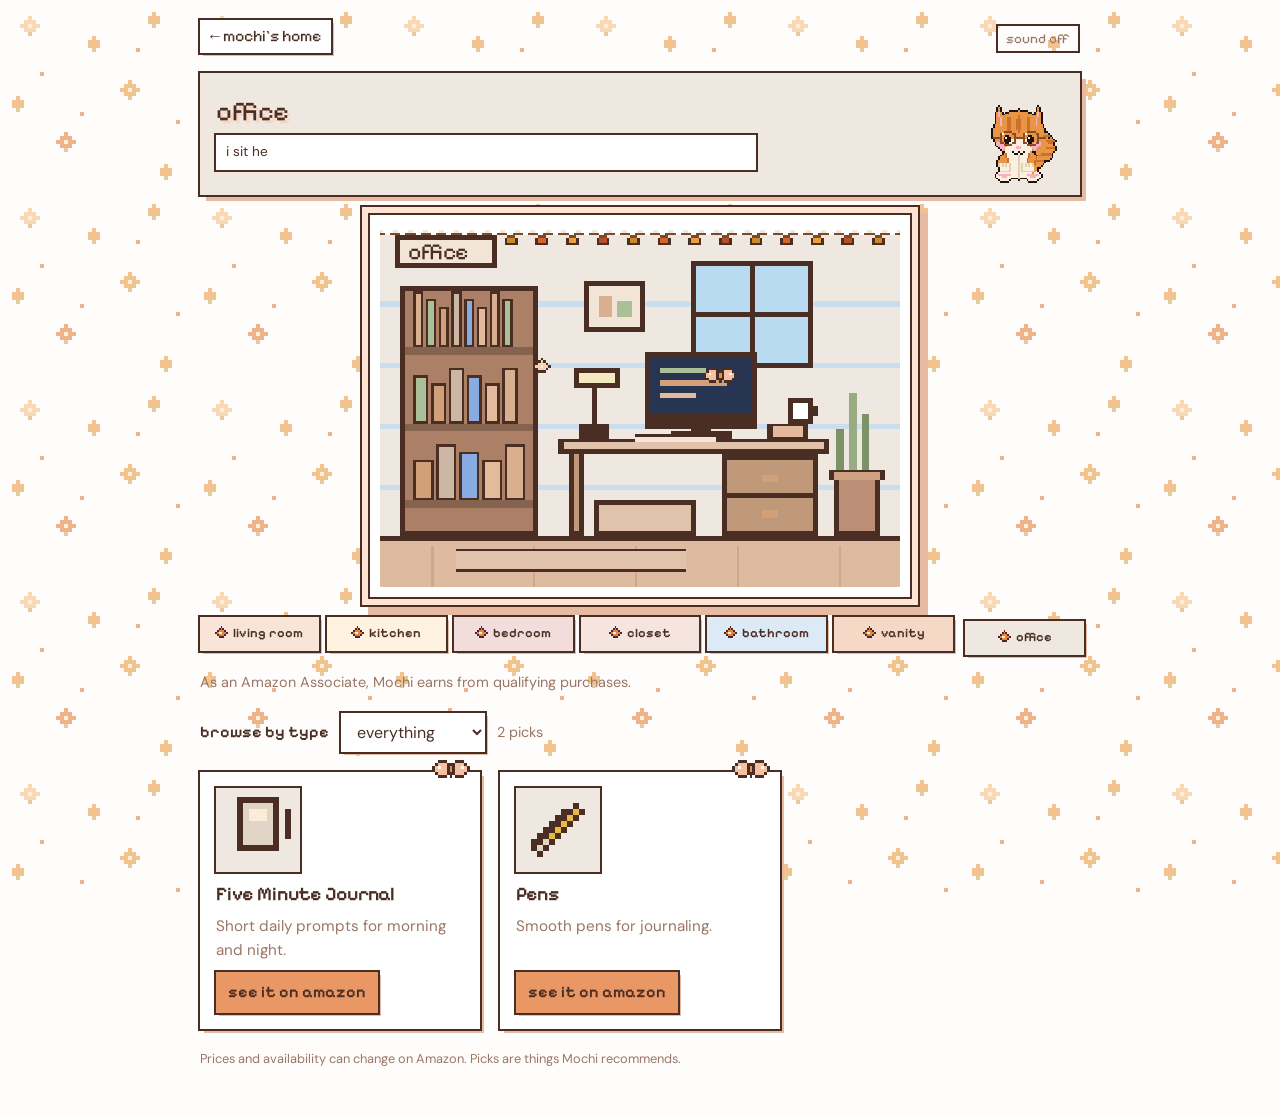
<file: office.html>
<!doctype html>
<html lang="en"><head><meta charset="utf-8"><meta name="viewport" content="width=device-width,initial-scale=1,viewport-fit=cover">
<title>Mochi's Room</title>
<link rel="preconnect" href="https://fonts.googleapis.com"><link rel="preconnect" href="https://fonts.gstatic.com" crossorigin><link href="https://fonts.googleapis.com/css2?family=DM+Sans:wght@400;500;700&family=Parisienne&family=Pixelify+Sans:wght@400;600&display=swap" rel="stylesheet">
<style>
/* coquette: blush, cream, ribbon rose, cherry, soft wine outlines */
:root{
  --bg:#FFFDFC; --fg:#4A2E24; --muted:#9A7665; --card:#FFFFFF;
  --line:#4A2E24; --shadow:#E7BBA3; --wall:#4A2E24;
  --accent:#E89765; --stage:#FFFFFF; --gingham:rgba(246,193,166,.30); --chip:#FFE9DD;
  --living:#F9E5D8; --kitchen:#FFF3E0; --bath:#DCEAF8; --vanity:#F6D8C6; --bed:#F3DDDC; --office:#EFE8E1; --closet:#F6E4DE;
  --room:#F9E5D8;
  color-scheme:light;
}
[data-room="living"]{--room:var(--living)}
[data-room="closet"]{--room:var(--closet)}
[data-room="kitchen"]{--room:var(--kitchen)}
[data-room="bath"]{--room:var(--bath)}
[data-room="vanity"]{--room:var(--vanity)}
[data-room="bed"]{--room:var(--bed)}
[data-room="office"]{--room:var(--office)}

*{box-sizing:border-box}
body{margin:0;background-color:var(--bg);background-attachment:fixed;background-size:192px 192px;color:var(--fg);font:400 16px/1.55 'DM Sans',system-ui,sans-serif;padding-inline:16px;padding-block:20px 48px}
.wrap{max-width:880px;margin-inline:auto;display:flex;flex-direction:column;gap:30px}
h1,h2,.px{font-family:'Pixelify Sans','Courier New',monospace;font-weight:600;margin:0;text-wrap:balance}
h1{font-size:clamp(2rem,6vw,3rem);line-height:1.05;text-shadow:3px 3px 0 #F9D5C1;display:flex;align-items:center;gap:12px;flex-wrap:wrap}
h2{font-size:1.2rem;line-height:1.2}
p{margin:0}
a{color:inherit}
a:focus-visible,button:focus-visible{outline:3px solid var(--accent);outline-offset:3px}
.sub{font-family:'Parisienne','Snell Roundhand',cursive;font-size:1.55rem;line-height:1.25;color:var(--accent);margin-top:6px;max-width:34ch}
.mast{display:flex;flex-direction:column}

.stage{position:relative;max-width:960px;width:100%;margin-inline:auto;background:var(--stage);padding:10px;box-shadow:0 0 0 2px var(--line),0 0 0 8px #FFE3D3,0 0 0 10px var(--line),8px 8px 0 10px var(--shadow)}
.scene{position:relative;line-height:0}
.scene svg{display:block;width:100%;height:auto}
.scene .w{fill:var(--wall)}
.plq{font-family:'Pixelify Sans',monospace;font-size:9px;fill:#4A2E24}
.item{cursor:pointer;transition:transform .12s steps(2);transform-box:fill-box}
.item:hover,.item:focus-visible{transform:translateY(-2px);filter:brightness(1.08)}
.item:focus-visible{outline:none}
.mochi{position:absolute;width:10.714%;cursor:pointer;transition:left .85s cubic-bezier(.4,0,.2,1),top .85s cubic-bezier(.4,0,.2,1)}
.mw{position:relative;animation:bob 2.4s steps(1) infinite}
.mw img{display:block;width:100%;height:auto;image-rendering:pixelated}
.acc{position:absolute;left:0;top:0;width:100%;height:100%;overflow:visible;pointer-events:none}
.mochi.hop .mw,.heromochi.hop .mw{animation:hop .85s ease-out}
.mochi:focus-visible,.heromochi:focus-visible{outline:3px solid var(--accent);outline-offset:4px}
.heromochi{cursor:pointer;width:135px;padding-top:30px}
.cloud{animation:drift linear infinite}
@keyframes drift{from{transform:translateX(0)}to{transform:translateX(var(--d))}}
.bulb{animation:twinkle 2.4s steps(1) infinite}
.b1{animation-delay:-.8s}.b2{animation-delay:-1.6s}
@keyframes twinkle{0%,100%{opacity:1}50%{opacity:.35}}
@keyframes bob{0%,100%{transform:translateY(0)}50%{transform:translateY(-2.5%)}}
@keyframes hop{0%{transform:translateY(0)}40%{transform:translateY(-28%)}100%{transform:translateY(0)}}

.bubble{max-width:960px;width:100%;margin-inline:auto;background:var(--card);padding:12px 14px;box-shadow:0 0 0 2px var(--line),4px 4px 0 var(--shadow);display:grid;grid-template-columns:1fr auto;gap:2px 12px;align-items:start;min-height:5.2rem}
.who{grid-column:1/-1;font-family:'Pixelify Sans',monospace;font-size:.8rem;letter-spacing:.12em;text-transform:uppercase;color:var(--accent)}
.bubble p{min-width:0;font-size:1.05rem;min-height:3.1em}
.snd{font:inherit;font-family:'Pixelify Sans',monospace;font-size:.85rem;background:transparent;color:var(--muted);border:2px solid var(--line);padding:2px 8px;cursor:pointer;align-self:end}
.snd[aria-pressed="true"]{background:var(--chip);color:var(--fg)}

.disclosure{max-width:960px;width:100%;margin-inline:auto;font-size:.9rem;color:var(--muted)}
.rooms{max-width:960px;width:100%;margin-inline:auto;display:grid;grid-template-columns:repeat(3,minmax(0,1fr));gap:12px}
.rbtn{display:block;text-align:center;text-decoration:none;font-family:'Pixelify Sans',monospace;font-weight:600;font-size:1.1rem;padding:12px 8px;background:var(--room);color:var(--fg);box-shadow:0 0 0 2px var(--line),4px 4px 0 var(--shadow);transition:transform .1s steps(2),box-shadow .1s steps(2)}
.rbtn:hover{transform:translate(2px,2px);box-shadow:0 0 0 2px var(--line),2px 2px 0 var(--shadow)}
.rbtn[aria-current="page"]{transform:translate(4px,4px);box-shadow:0 0 0 2px var(--line);}
.foot{max-width:960px;width:100%;margin-inline:auto;font-size:.8rem;color:var(--muted)}

/* room pages */
.back{align-self:flex-start;font-family:'Pixelify Sans',monospace;font-size:1rem;text-decoration:none;padding:4px 10px;background:var(--card);box-shadow:0 0 0 2px var(--line),3px 3px 0 var(--shadow)}
.back:hover{transform:translate(1px,1px)}
.hero{max-width:960px;width:100%;margin-inline:auto;background:var(--room);padding:20px;display:grid;grid-template-columns:minmax(0,1fr) auto;gap:16px;align-items:end;box-shadow:0 0 0 2px var(--line),6px 6px 0 var(--shadow)}
.hero .say{margin-top:12px;background:var(--card);padding:10px 12px;box-shadow:0 0 0 2px var(--line);min-height:3.4em;max-width:40ch}

.grid{max-width:960px;width:100%;margin:0 auto;padding:0;list-style:none;display:grid;grid-template-columns:repeat(auto-fill,minmax(min(100%,250px),1fr));gap:20px}
.card{min-width:0;background:var(--card);padding:16px;display:flex;flex-direction:column;gap:10px;box-shadow:0 0 0 2px var(--line),4px 4px 0 var(--shadow)}
.card:target{outline:3px dashed var(--accent);outline-offset:6px}
.tile{width:84px;height:84px;background:var(--room);display:grid;place-items:center;box-shadow:0 0 0 2px var(--line)}
.tile svg{width:66px;height:66px;display:block;shape-rendering:crispEdges}
.card p{color:var(--muted);font-size:.95rem}
.chips{display:flex;flex-wrap:wrap;gap:6px}
.chip{font-family:'Pixelify Sans',monospace;font-size:.75rem;letter-spacing:.08em;text-transform:uppercase;background:var(--chip);padding:1px 8px;box-shadow:0 0 0 2px var(--line)}
.buy{margin-top:auto;align-self:flex-start;font-family:'Pixelify Sans',monospace;font-weight:600;text-decoration:none;padding:8px 12px;background:var(--accent);color:#4A2E24;box-shadow:0 0 0 2px var(--line),3px 3px 0 var(--shadow)}
.buy:hover{transform:translate(1px,1px)}

@media (max-width:620px){
  .rooms{grid-template-columns:repeat(2,minmax(0,1fr))}
  .hero{grid-template-columns:minmax(0,1fr);}
  .heromochi{width:108px;order:-1}
  .stage{padding:6px}
}
@media (prefers-reduced-motion:reduce){
  .mochi,.mw,.cloud,.bulb,.item,.rbtn{transition:none!important;animation:none!important}
}

.roomlink{cursor:pointer}
.roomlink:hover,.roomlink:focus-visible{filter:brightness(1.06)}
.roomlink:focus-visible{outline:none}
.room-stage{max-width:540px;margin-inline:auto}
.room-stage svg{display:block;width:100%;height:auto}
.filter{max-width:960px;width:100%;margin-inline:auto;display:flex;flex-wrap:wrap;align-items:center;gap:8px 12px}
.filter label{font-family:'Pixelify Sans',monospace;font-weight:600}
.filter select{font:inherit;min-width:0;max-width:100%;padding:8px 12px;background:var(--card);color:var(--fg);border:0;border-radius:0;box-shadow:0 0 0 2px var(--line),3px 3px 0 var(--shadow)}
.count{color:var(--muted);font-size:.9rem}

#iris{position:fixed;inset:0;z-index:9999;pointer-events:all;background:#4A2E24}
#iris.off{display:none}
.intro .rooms,.intro .disclosure,.intro .foot{display:none}
.bubble.clickable{cursor:pointer}
.bubble.clickable:hover{transform:translate(1px,1px)}
.next{display:inline-block;color:var(--accent);animation:blink 1s steps(2) infinite}
.hint{grid-column:1/-1;font-family:'Pixelify Sans',monospace;font-size:.9rem;color:var(--accent);letter-spacing:.06em;animation:blink 1.2s steps(2) infinite}
@keyframes blink{50%{opacity:.25}}
.door{cursor:pointer}
.door:focus-visible{outline:none}
.door:focus-visible .doorglow,.door:hover .doorglow{opacity:1}
.doorglow{opacity:0}
.arrow{opacity:0}
.door.pulse .arrow{opacity:1;animation:arrowbob .9s steps(2) infinite}
.door.pulse .doorglow{opacity:1;animation:blink 1.1s steps(2) infinite}
@keyframes arrowbob{50%{transform:translateY(4px)}}
.smoke{animation:rise 4s steps(8) infinite;transform-box:fill-box}
@keyframes rise{from{transform:translate(0,0);opacity:.9}to{transform:translate(10px,-30px);opacity:0}}
.toprow{max-width:960px;width:100%;margin-inline:auto;display:flex;justify-content:space-between;align-items:center;gap:12px}
@media (prefers-reduced-motion:reduce){.next,.hint,.smoke,.door.pulse .arrow,.door.pulse .doorglow{animation:none!important}}
.next[hidden],.hint[hidden]{display:none!important}

.card{position:relative}
.bubble{box-shadow:0 0 0 2px var(--line),0 0 0 6px #FFE3D3,0 0 0 8px var(--line)}
.who::before{content:"\2661 "}
#iris,#iris.off{background:#3A231B}
#iris.off{display:none}

.mast{align-items:center;text-align:center;padding-top:6px}
.mast h1{justify-content:center;font-weight:400;font-size:clamp(2.4rem,8vw,4rem);letter-spacing:.02em;text-shadow:2px 2px 0 #F9D5C1}
.hero h1{font-weight:400}


.bgf{position:fixed;inset:0;width:100%;height:100%;z-index:-1;pointer-events:none}
.pbow{display:block;width:52px;height:24px}
.pheart{display:inline-block;width:18px;height:16px;margin-right:8px;vertical-align:-2px}
.tb{display:inline-flex}.tb.l{transform:none}
.cb{position:absolute;top:-17px;z-index:2;line-height:0}
.cb.l{left:-14px;transform:rotate(-14deg)}.cb.r{right:-14px;transform:rotate(14deg)}
.cardbow{position:absolute;top:-12px;right:10px;width:38px;line-height:0}
.cardbow .pbow{width:38px;height:18px}
/* compact room pages */
body[data-room] .wrap{gap:20px}
body[data-room] .hero{padding:12px 16px;gap:12px;align-items:center;max-width:960px}
body[data-room] .hero h1{font-size:1.7rem;line-height:1.1}
body[data-room] .hero p{font-size:.85rem;margin:2px 0 0}
body[data-room] .hero .say{max-width:60ch;margin-top:8px;padding:6px 10px;min-height:2.6em;font-size:.85rem}
body[data-room] .heromochi{width:80px;padding-top:18px}
body[data-room] .rooms{max-width:960px;gap:8px;grid-template-columns:repeat(6,minmax(0,1fr))}
body[data-room] .rbtn{font-size:.85rem;padding:7px 6px;box-shadow:0 0 0 2px var(--line),3px 3px 0 var(--shadow)}
body[data-room] .pheart{width:13px;height:12px;margin-right:5px;vertical-align:-1px}
@media (max-width:620px){
  body[data-room] .hero{grid-template-columns:minmax(0,1fr) auto}
  body[data-room] .heromochi{width:70px;order:0}
  body[data-room] .rooms{grid-template-columns:repeat(3,minmax(0,1fr))}
  body[data-room] .rbtn{font-size:.75rem;padding:6px 2px}
  body[data-room] .pheart{display:none}
}

.tile img{width:100%;height:100%;object-fit:contain;display:block}
.rooms{grid-template-columns:repeat(4,minmax(0,1fr))}
body[data-room] .rooms{grid-template-columns:repeat(7,minmax(0,1fr))}
@media (max-width:620px){
  .rooms{grid-template-columns:repeat(2,minmax(0,1fr))}
  body[data-room] .rooms{grid-template-columns:repeat(4,minmax(0,1fr))}
}
body[data-room] .rbtn{white-space:nowrap;font-size:.8rem;padding:7px 2px}
@media (max-width:620px){body[data-room] .rbtn{font-size:.68rem}}

.fall{transform-box:fill-box;animation:fallleaf 12s linear infinite;opacity:.95}
@keyframes fallleaf{0%{transform:translate(0,-12px) rotate(0deg)}50%{transform:translate(calc(var(--sx,24px)*.5),150px) rotate(140deg)}100%{transform:translate(var(--sx,24px),312px) rotate(300deg)}}
@media (prefers-reduced-motion:reduce){.fall{animation:none!important;display:none}}

</style></head>
<body data-room="office">
<div id="iris" class="black" aria-hidden="true"></div>
<div class="wrap">
<div class="toprow"><a class="back" href="index.html">&larr; mochi's home</a><button id="snd" class="snd" type="button" aria-pressed="false">sound off</button></div>
<section class="hero" id="hero"></section>
<div class="stage room-stage" id="rscene"></div>
<nav class="rooms" id="rooms" aria-label="Rooms"></nav>
<p class="disclosure" id="disc"></p>
<div class="filter"><label for="cat">browse by type</label><select id="cat"></select><span class="count" id="count"></span></div>
<ul class="grid" id="grid"></ul>
<p class="foot">Prices and availability can change on Amazon. Picks are things Mochi recommends.</p>
</div>
<script>
/* EDIT ME: rooms, disclosure and products live here. */
const DISCLOSURE = "As an Amazon Associate, Mochi earns from qualifying purchases.";
const MOCHI_SRC = "[data-uri]";

const ROOMS = [
  { key: "living", label: "living room", page: "living-room.html", blurb: "where i lie down and judge things." },
  { key: "kitchen", label: "kitchen", page: "kitchen.html", blurb: "snacks happen here." },
  { key: "bed", label: "bedroom", page: "bedroom.html", blurb: "where i recharge. please knock." },
  { key: "closet", label: "closet", page: "closet.html", blurb: "where the outfits start." },
  { key: "bath", label: "bathroom", page: "bathroom.html", blurb: "where i think about everything." },
  { key: "vanity", label: "vanity", page: "vanity.html", blurb: "the good stuff. do not touch." },
  { key: "office", label: "office", page: "office.html", blurb: "where i pretend to be productive." }
];

/* badge: null | "tried" (Casey tried it) | "top" (top rated on Amazon). sample:true shows a SAMPLE chip; delete it for real picks. */
const PRODUCTS = [
  { id: "candle", cat: "candles", room: "living", icon: "candle", name: "Scented Candle", url: "https://link.amazon/B05nwPFmv", img: "", badge: null, desc: "A scented candle for a cozy room." },
  { id: "cap", cat: "accessories", room: "closet", icon: "cap", name: "Baseball Cap", url: "https://link.amazon/B047MskKj", img: "", badge: null, desc: "An easy everyday baseball cap." },
  { id: "jewelry", cat: "accessories", room: "closet", icon: "stand", name: "Jewelry Stand", url: "https://link.amazon/B05nusiWz", img: "", badge: null, desc: "Keeps necklaces and rings in one place." },
  { id: "packing", cat: "travel", room: "closet", icon: "bag", name: "Packing Cubes", url: "https://link.amazon/B00WSvhkz", img: "", badge: null, desc: "Zip cubes that keep a suitcase organized." },
  { id: "owala", cat: "drinkware", room: "kitchen", icon: "bottle", name: "Owala Water Bottle", url: "https://link.amazon/B08jBJAdm", img: "", badge: null, desc: "Insulated bottle with a built-in straw." },
  { id: "stanley", cat: "drinkware", room: "kitchen", icon: "mug", name: "Stanley Tumbler", url: "https://link.amazon/B00p7afd3", img: "", badge: null, desc: "Big insulated tumbler with a handle." },
  { id: "icedcup", cat: "drinkware", room: "kitchen", icon: "mug", name: "Iced Coffee Tumbler", url: "https://link.amazon/B08IMIJKH", img: "", badge: null, desc: "Insulated cup with a lid and straw." },
  { id: "straws", cat: "drinkware", room: "kitchen", icon: "bottle", name: "Glass Straws", url: "https://link.amazon/B0igUAwhQ", img: "", badge: null, desc: "Reusable straws that are easy to clean." },
  { id: "containers", cat: "storage", room: "kitchen", icon: "jar", name: "Glass Food Containers", url: "https://link.amazon/B04ldrM1S", img: "", badge: null, desc: "Glass containers for meal prep and leftovers." },
  { id: "pillowcase", cat: "bedding", room: "bed", icon: "pillow", name: "Satin Pillowcase", url: "https://link.amazon/B07qsYAM9", img: "", badge: null, desc: "Smooth on hair and skin." },
  { id: "throw", cat: "bedding", room: "bed", icon: "blanket", name: "Checkered Plush Throw", url: "https://link.amazon/B01PPnVEP", img: "", badge: null, desc: "Thick, textured throw blanket." },
  { id: "sleepmask", cat: "sleep", room: "bed", icon: "mask", name: "Silk Sleep Mask", url: "https://link.amazon/B0d52yVRX", img: "", badge: null, desc: "Blocks light for sleep and naps." },
  { id: "pillowspray", cat: "sleep", room: "bed", icon: "bottle", name: "Deep Sleep Pillow Spray", url: "https://link.amazon/B0gwaJXV2", img: "", badge: null, desc: "Calming mist for your bedding." },
  { id: "clock", cat: "sleep", room: "bed", icon: "lamp", name: "Sunrise Alarm Clock", url: "https://link.amazon/B05kf45F0", img: "", badge: null, desc: "Wakes you up with gradual light." },
  { id: "earplugs", cat: "sleep", room: "bed", icon: "jar", name: "Soft Silicone Earplugs", url: "https://link.amazon/B048c5ont", img: "", badge: null, desc: "Reusable earplugs for quieter sleep." },
  { id: "pjs", cat: "sleepwear", room: "bed", icon: "blanket", name: "Satin Pajama Set", url: "https://link.amazon/B0f7kVMbH", img: "", badge: null, desc: "Soft satin pajama set." },
  { id: "slippers", cat: "sleepwear", room: "bed", icon: "sock", name: "Fluffy Slippers", url: "https://link.amazon/B08rEE29Q", img: "", badge: null, desc: "Fluffy slip-on slippers." },
  { id: "socks", cat: "sleepwear", room: "bed", icon: "sock", name: "Cozy Fluffy Socks", url: "https://link.amazon/B035xqYCB", img: "", badge: null, desc: "Warm, fuzzy socks." },
  { id: "bedlamp", cat: "lighting", room: "bed", icon: "lamp", name: "Dimmable Bedside Lamp", url: "https://link.amazon/B03HcJcoL", img: "", badge: null, desc: "Dimmable lamp for the nightstand." },
  { id: "whale", cat: "comfort", room: "bed", icon: "pillow", name: "Weighted Warmie Whale", url: "https://link.amazon/B0iizKmUr", img: "", badge: null, desc: "Weighted plush for comfort and warmth." },
  { id: "epsom", cat: "bath", room: "bath", icon: "soap", name: "Epsom Salt", url: "https://link.amazon/B06LjchC6", img: "", badge: null, desc: "Epsom salt for a bath soak." },
  { id: "handcream", cat: "skin care", room: "bath", icon: "bottle", name: "Shea Hand Cream", url: "https://link.amazon/B0em5CJIc", img: "", badge: null, desc: "Rich hand cream for dry skin." },
  { id: "shavegel", cat: "body care", room: "bath", icon: "bottle", name: "Shaving Gel", url: "https://link.amazon/B0gqng3BG", img: "", badge: null, desc: "Smooth gel for a close, comfortable shave." },
  { id: "toiletry", cat: "storage", room: "bath", icon: "bag", name: "Travel Toiletry Bag", url: "https://link.amazon/B04q8L3Vw", img: "", badge: null, desc: "Zip pouch for skincare and makeup." },
  { id: "lipbalm", cat: "lips", room: "vanity", icon: "gloss", name: "Lip Treatment", url: "https://link.amazon/B0a06jIpp", img: "", badge: null, desc: "Treatment for dry lips." },
  { id: "eadem", cat: "lips", room: "vanity", icon: "gloss", name: "Eadem Lip Gloss", url: "https://link.amazon/B08N2QY0b", img: "", badge: null, desc: "Glossy lip color from Eadem." },
  { id: "lipmask", cat: "lips", room: "vanity", icon: "gloss", name: "Lip Sleeping Mask", url: "https://link.amazon/B0ceZU0EE", img: "", badge: null, desc: "Overnight mask for soft lips." },
  { id: "lipliner", cat: "lips", room: "vanity", icon: "gloss", name: "Lip Liner", url: "https://link.amazon/B0iMAcD4O", img: "", badge: null, desc: "Defines and shapes the lip." },
  { id: "primer1", cat: "face", room: "vanity", icon: "bottle", name: "Primer 1", url: "https://link.amazon/B0hwZlssQ", img: "", badge: null, desc: "Preps skin for makeup." },
  { id: "primer2", cat: "face", room: "vanity", icon: "bottle", name: "Primer 2", url: "https://link.amazon/B00Xpi4OZ", img: "", badge: null, desc: "Preps skin for makeup." },
  { id: "mascara", cat: "eyes", room: "vanity", icon: "brush", name: "Mascara", url: "https://link.amazon/B0jdnUCU2", img: "", badge: null, desc: "Mascara for lashes." },
  { id: "remover1", cat: "skin care", room: "vanity", icon: "bottle", name: "Makeup Remover 1", url: "https://link.amazon/B06AvRcOQ", img: "", badge: null, desc: "Takes off makeup at the end of the day." },
  { id: "kosas", cat: "face", room: "vanity", icon: "gloss", name: "Kosas Concealer", url: "https://link.amazon/B09KFsDzW", img: "", badge: null, desc: "Concealer from Kosas for coverage and a natural finish." },
  { id: "niacinamide", cat: "skin care", room: "vanity", icon: "bottle", name: "Niacinamide Serum", url: "https://link.amazon/B0iBOPvIL", img: "", badge: null, desc: "Serum for oil and pores." },
  { id: "clawclip", cat: "hair", room: "vanity", icon: "brush", name: "Hair Claw Clip", url: "https://link.amazon/B0hcVecvK", img: "", badge: null, desc: "Quick, easy updos." },
  { id: "journal", cat: "stationery", room: "office", icon: "notebook", name: "Five Minute Journal", url: "https://link.amazon/B05pcVdG1", img: "", badge: null, desc: "Short daily prompts for morning and night." },
  { id: "pens", cat: "stationery", room: "office", icon: "pen", name: "Pens", url: "https://link.amazon/B00tTOjV0", img: "", badge: null, desc: "Smooth pens for journaling." }
];

/* 11x11 pixel icons. o outline, a room accent, b light, c cream, y gold, g green, h dark green */
const ICONS = {
  cap: ["...........","...ooooo...","..oaaaaao..",".oaaaaaaao.",".oabaaaaao.",".oaaaaaaao.","ooooooooooo","oaaaaaaaaoo",".ooooooooo.","...........","..........."],
  stand: ["..ooooooo..","..y..y..y..","..y..y..y..","..y..o..y..",".....o.....",".....o.....",".....o.....","..ooooooo..",".oaaaaaaao.","..ooooooo..","..........."],
  pen: ["...........","........o..","......ooyo.",".....ooyo..","....ooyo...","...ooyo....","..ooyo.....",".ooao......",".oao.......","..o........","..........."],
  bottle: ["....ooo....","....obo....","...ooooo...","..oaaaaao..","..oabbbao..","..oaaaaao..","..oabbbao..","..oaaaaao..","..oaaaaao..","..ooooooo..","..........."],
  bag: ["...........","...o...o...","..o.ooo.o..",".ooooooooo.",".oaaaaaaao.",".oaaaaaaao.",".oayyyyyao.",".oaaaaaaao.",".ooooooooo.","...........","..........."],
  mask: ["...........","...........",".ooooooooo.","oaaaaaaaaao","oabbaaabbao","oaaaaaaaaao",".ooooooooo.","...........","...........","...........","..........."],
  sock: ["..ooooo....","..obbbo....","..oaaao....","..oaaao....","..oaaao....","..oaaaooo..","..oaaaaaao.","..oaaaaaao.","...ooooooo.","...........","..........."],
  jar: ["...........","...ooooo...","...obbbo...","..ooooooo..","..oaaaaao..","..oabbbao..","..oaaaaao..","..oaaaaao..","..ooooooo..","...........","..........."],
  pillow: ["...........",".ooooooooo.","oaaaaaaaaao","oabbbbbbbao","oabbbbbbbao","oabbbbbbbao","oaaaaaaaaao",".ooooooooo.","...........","...........","..........."],
  notebook: ["..ooooooo..","..oaaaaao..","..oabbbao.o","..oabbbao.o","..oaaaaao.o","..oaaaaao.o","..oaaaaao.o","..oaaaaao..","..ooooooo..","...........","..........."],
  lamp: ["...ooooo...","..oyyyyyo..",".oyyyyyyyo.",".ooooooooo.",".....o.....",".....o.....",".....o.....",".....o.....","...ooooo...","..ooooooo..","..........."],
  plant: ["..g..h..g..","..gg.h.gg..","...ggggg...","....ggg....",".....h.....","..ooooooo..","..oaaaaao..","..oaaaaao..","...oaaao...","...ooooo...","..........."],
  blanket: ["...........","ooooooooooo","oaaaaaaaaao","obbbbbbbbbo","oaaaaaaaaao","obbbbbbbbbo","oaaaaaaaaao","ooooooooooo","o.o.o.o.o.o","...........","..........."],
  candle: [".....y.....","....yyy....",".....o.....","...ooooo...","...occco...","...occco...","...oaaao...","...oaaao...","...ooooo...","...........","..........."],
  mug: ["...b.b.....","....b.b....",".ooooooo...",".oaaaaaooo.",".oaaaaao.o.",".oaaaaao.o.",".oaaaaaooo.",".oaaaaao...","..ooooo....","...........","..........."],
  pan: ["...........","..ooooo....",".oaaaaao...","oaaaaaaaooo","oaaaaaaaoyo","oaaaaaaaooo",".oaaaaao...","..ooooo....","...........","...........","..........."],
  kettle: [".....o.....","....ooo....","...ooooo...","..oaaaaao..","ooaaaaaaaoo","o.oaaaaao.o","..oaaaaao.o","..ooooooo..","...........","...........","..........."],
  soap: ["......b....",".....b.b...","......b....","..ooooooo..",".oaaaaaaao.",".oabbbbbao.",".oaaaaaaao.","..ooooooo..","...........","...........","..........."],
  towel: ["yyyyyyyyyyy",".oaaaaaaao.",".obbbbbbbo.",".oaaaaaaao.",".obbbbbbbo.",".oaaaaaaao.",".obbbbbbbo.",".ooooooooo.","...........","...........","..........."],
  gloss: ["....ooo....","...oyyyo...","...oyyyo...","...ooooo...","...oaaao...","...oaaao...","...oaaao...","...oaaao...","...oaaao...","...ooooo...","..........."],
  mirror: ["...ooooo...","..obbbbbo..",".obbcbbbbo.",".obbbbbbbo.",".obbbbbbbo.","..obbbbbo..","...ooooo...",".....o.....",".....o.....","....ooo....","..........."],
  brush: ["....aaa....","...aaaaa...","...aaaaa...","....ooo....","....ooo....",".....y.....",".....y.....",".....y.....",".....y.....","....yyy....","..........."],
  compact: ["..ooooooo..",".oaaaaaaao.","oaabbbbbaao","oabbbbbbbao","oabbbbbbbao","oaabbbbbaao",".oaaaaaaao.","..ooooooo..","...........","...........","..........."]
};
const ICON_COLORS = { o: "#4A2E24", b: "#FCECD6", c: "#FCECD6", y: "#E8B943", g: "#7EBB60", h: "#639A4B" };

function iconSVG(name, accent) {
  const g = ICONS[name] || ICONS.candle;
  let r = "";
  g.forEach((row, y) => {
    for (let x = 0; x < 11; x++) {
      const c = row[x];
      if (!c || c === ".") continue;
      const f = c === "a" ? accent : ICON_COLORS[c];
      if (f) r += `<rect x="${x}" y="${y}" width="1" height="1" fill="${f}"/>`;
    }
  });
  return `<svg viewBox="0 0 11 11" aria-hidden="true" shape-rendering="crispEdges">${r}</svg>`;
}

/* Mochi shared helpers: sprite + accessories, sound (animalese, meow, music), iris transitions. */
const ACC = {"kitchen": "<rect x=\"16\" y=\"-8\" width=\"1\" height=\"1\" fill=\"#3A1B28\"/><rect x=\"17\" y=\"-8\" width=\"1\" height=\"1\" fill=\"#3A1B28\"/><rect x=\"18\" y=\"-8\" width=\"1\" height=\"1\" fill=\"#3A1B28\"/><rect x=\"19\" y=\"-8\" width=\"1\" height=\"1\" fill=\"#3A1B28\"/><rect x=\"20\" y=\"-8\" width=\"1\" height=\"1\" fill=\"#3A1B28\"/><rect x=\"21\" y=\"-8\" width=\"1\" height=\"1\" fill=\"#3A1B28\"/><rect x=\"22\" y=\"-8\" width=\"1\" height=\"1\" fill=\"#3A1B28\"/><rect x=\"14\" y=\"-7\" width=\"1\" height=\"1\" fill=\"#3A1B28\"/><rect x=\"15\" y=\"-7\" width=\"1\" height=\"1\" fill=\"#3A1B28\"/><rect x=\"16\" y=\"-7\" width=\"1\" height=\"1\" fill=\"#FFFDF6\"/><rect x=\"17\" y=\"-7\" width=\"1\" height=\"1\" fill=\"#FFFDF6\"/><rect x=\"18\" y=\"-7\" width=\"1\" height=\"1\" fill=\"#FFFDF6\"/><rect x=\"19\" y=\"-7\" width=\"1\" height=\"1\" fill=\"#FFFDF6\"/><rect x=\"20\" y=\"-7\" width=\"1\" height=\"1\" fill=\"#FFFDF6\"/><rect x=\"21\" y=\"-7\" width=\"1\" height=\"1\" fill=\"#FFFDF6\"/><rect x=\"22\" y=\"-7\" width=\"1\" height=\"1\" fill=\"#FFFDF6\"/><rect x=\"23\" y=\"-7\" width=\"1\" height=\"1\" fill=\"#3A1B28\"/><rect x=\"24\" y=\"-7\" width=\"1\" height=\"1\" fill=\"#3A1B28\"/><rect x=\"13\" y=\"-6\" width=\"1\" height=\"1\" fill=\"#3A1B28\"/><rect x=\"14\" y=\"-6\" width=\"1\" height=\"1\" fill=\"#FFFDF6\"/><rect x=\"15\" y=\"-6\" width=\"1\" height=\"1\" fill=\"#FFFDF6\"/><rect x=\"16\" y=\"-6\" width=\"1\" height=\"1\" fill=\"#FFFDF6\"/><rect x=\"17\" y=\"-6\" width=\"1\" height=\"1\" fill=\"#FFFDF6\"/><rect x=\"18\" y=\"-6\" width=\"1\" height=\"1\" fill=\"#FFFDF6\"/><rect x=\"19\" y=\"-6\" width=\"1\" height=\"1\" fill=\"#FFFDF6\"/><rect x=\"20\" y=\"-6\" width=\"1\" height=\"1\" fill=\"#FFFDF6\"/><rect x=\"21\" y=\"-6\" width=\"1\" height=\"1\" fill=\"#FFFDF6\"/><rect x=\"22\" y=\"-6\" width=\"1\" height=\"1\" fill=\"#FFFDF6\"/><rect x=\"23\" y=\"-6\" width=\"1\" height=\"1\" fill=\"#FFFDF6\"/><rect x=\"24\" y=\"-6\" width=\"1\" height=\"1\" fill=\"#FFFDF6\"/><rect x=\"25\" y=\"-6\" width=\"1\" height=\"1\" fill=\"#3A1B28\"/><rect x=\"12\" y=\"-5\" width=\"1\" height=\"1\" fill=\"#3A1B28\"/><rect x=\"13\" y=\"-5\" width=\"1\" height=\"1\" fill=\"#FFFDF6\"/><rect x=\"14\" y=\"-5\" width=\"1\" height=\"1\" fill=\"#FFFDF6\"/><rect x=\"15\" y=\"-5\" width=\"1\" height=\"1\" fill=\"#FFFDF6\"/><rect x=\"16\" y=\"-5\" width=\"1\" height=\"1\" fill=\"#FFFDF6\"/><rect x=\"17\" y=\"-5\" width=\"1\" height=\"1\" fill=\"#FFFDF6\"/><rect x=\"18\" y=\"-5\" width=\"1\" height=\"1\" fill=\"#FFFDF6\"/><rect x=\"19\" y=\"-5\" width=\"1\" height=\"1\" fill=\"#FFFDF6\"/><rect x=\"20\" y=\"-5\" width=\"1\" height=\"1\" fill=\"#FFFDF6\"/><rect x=\"21\" y=\"-5\" width=\"1\" height=\"1\" fill=\"#FFFDF6\"/><rect x=\"22\" y=\"-5\" width=\"1\" height=\"1\" fill=\"#FFFDF6\"/><rect x=\"23\" y=\"-5\" width=\"1\" height=\"1\" fill=\"#FFFDF6\"/><rect x=\"24\" y=\"-5\" width=\"1\" height=\"1\" fill=\"#FFFDF6\"/><rect x=\"25\" y=\"-5\" width=\"1\" height=\"1\" fill=\"#FFFDF6\"/><rect x=\"26\" y=\"-5\" width=\"1\" height=\"1\" fill=\"#3A1B28\"/><rect x=\"12\" y=\"-4\" width=\"1\" height=\"1\" fill=\"#3A1B28\"/><rect x=\"13\" y=\"-4\" width=\"1\" height=\"1\" fill=\"#FFFDF6\"/><rect x=\"14\" y=\"-4\" width=\"1\" height=\"1\" fill=\"#FFFDF6\"/><rect x=\"15\" y=\"-4\" width=\"1\" height=\"1\" fill=\"#FFFDF6\"/><rect x=\"16\" y=\"-4\" width=\"1\" height=\"1\" fill=\"#FFFDF6\"/><rect x=\"17\" y=\"-4\" width=\"1\" height=\"1\" fill=\"#E6DAC4\"/><rect x=\"18\" y=\"-4\" width=\"1\" height=\"1\" fill=\"#FFFDF6\"/><rect x=\"19\" y=\"-4\" width=\"1\" height=\"1\" fill=\"#FFFDF6\"/><rect x=\"20\" y=\"-4\" width=\"1\" height=\"1\" fill=\"#FFFDF6\"/><rect x=\"21\" y=\"-4\" width=\"1\" height=\"1\" fill=\"#E6DAC4\"/><rect x=\"22\" y=\"-4\" width=\"1\" height=\"1\" fill=\"#FFFDF6\"/><rect x=\"23\" y=\"-4\" width=\"1\" height=\"1\" fill=\"#FFFDF6\"/><rect x=\"24\" y=\"-4\" width=\"1\" height=\"1\" fill=\"#FFFDF6\"/><rect x=\"25\" y=\"-4\" width=\"1\" height=\"1\" fill=\"#FFFDF6\"/><rect x=\"26\" y=\"-4\" width=\"1\" height=\"1\" fill=\"#3A1B28\"/><rect x=\"12\" y=\"-3\" width=\"1\" height=\"1\" fill=\"#3A1B28\"/><rect x=\"13\" y=\"-3\" width=\"1\" height=\"1\" fill=\"#FFFDF6\"/><rect x=\"14\" y=\"-3\" width=\"1\" height=\"1\" fill=\"#FFFDF6\"/><rect x=\"15\" y=\"-3\" width=\"1\" height=\"1\" fill=\"#FFFDF6\"/><rect x=\"16\" y=\"-3\" width=\"1\" height=\"1\" fill=\"#FFFDF6\"/><rect x=\"17\" y=\"-3\" width=\"1\" height=\"1\" fill=\"#E6DAC4\"/><rect x=\"18\" y=\"-3\" width=\"1\" height=\"1\" fill=\"#FFFDF6\"/><rect x=\"19\" y=\"-3\" width=\"1\" height=\"1\" fill=\"#FFFDF6\"/><rect x=\"20\" y=\"-3\" width=\"1\" height=\"1\" fill=\"#FFFDF6\"/><rect x=\"21\" y=\"-3\" width=\"1\" height=\"1\" fill=\"#E6DAC4\"/><rect x=\"22\" y=\"-3\" width=\"1\" height=\"1\" fill=\"#FFFDF6\"/><rect x=\"23\" y=\"-3\" width=\"1\" height=\"1\" fill=\"#FFFDF6\"/><rect x=\"24\" y=\"-3\" width=\"1\" height=\"1\" fill=\"#FFFDF6\"/><rect x=\"25\" y=\"-3\" width=\"1\" height=\"1\" fill=\"#FFFDF6\"/><rect x=\"26\" y=\"-3\" width=\"1\" height=\"1\" fill=\"#3A1B28\"/><rect x=\"13\" y=\"-2\" width=\"1\" height=\"1\" fill=\"#3A1B28\"/><rect x=\"14\" y=\"-2\" width=\"1\" height=\"1\" fill=\"#FFFDF6\"/><rect x=\"15\" y=\"-2\" width=\"1\" height=\"1\" fill=\"#FFFDF6\"/><rect x=\"16\" y=\"-2\" width=\"1\" height=\"1\" fill=\"#FFFDF6\"/><rect x=\"17\" y=\"-2\" width=\"1\" height=\"1\" fill=\"#E6DAC4\"/><rect x=\"18\" y=\"-2\" width=\"1\" height=\"1\" fill=\"#FFFDF6\"/><rect x=\"19\" y=\"-2\" width=\"1\" height=\"1\" fill=\"#FFFDF6\"/><rect x=\"20\" y=\"-2\" width=\"1\" height=\"1\" fill=\"#FFFDF6\"/><rect x=\"21\" y=\"-2\" width=\"1\" height=\"1\" fill=\"#E6DAC4\"/><rect x=\"22\" y=\"-2\" width=\"1\" height=\"1\" fill=\"#FFFDF6\"/><rect x=\"23\" y=\"-2\" width=\"1\" height=\"1\" fill=\"#FFFDF6\"/><rect x=\"24\" y=\"-2\" width=\"1\" height=\"1\" fill=\"#FFFDF6\"/><rect x=\"25\" y=\"-2\" width=\"1\" height=\"1\" fill=\"#3A1B28\"/><rect x=\"13\" y=\"-1\" width=\"1\" height=\"1\" fill=\"#3A1B28\"/><rect x=\"14\" y=\"-1\" width=\"1\" height=\"1\" fill=\"#FFFDF6\"/><rect x=\"15\" y=\"-1\" width=\"1\" height=\"1\" fill=\"#FFFDF6\"/><rect x=\"16\" y=\"-1\" width=\"1\" height=\"1\" fill=\"#FFFDF6\"/><rect x=\"17\" y=\"-1\" width=\"1\" height=\"1\" fill=\"#E6DAC4\"/><rect x=\"18\" y=\"-1\" width=\"1\" height=\"1\" fill=\"#FFFDF6\"/><rect x=\"19\" y=\"-1\" width=\"1\" height=\"1\" fill=\"#FFFDF6\"/><rect x=\"20\" y=\"-1\" width=\"1\" height=\"1\" fill=\"#FFFDF6\"/><rect x=\"21\" y=\"-1\" width=\"1\" height=\"1\" fill=\"#E6DAC4\"/><rect x=\"22\" y=\"-1\" width=\"1\" height=\"1\" fill=\"#FFFDF6\"/><rect x=\"23\" y=\"-1\" width=\"1\" height=\"1\" fill=\"#FFFDF6\"/><rect x=\"24\" y=\"-1\" width=\"1\" height=\"1\" fill=\"#FFFDF6\"/><rect x=\"25\" y=\"-1\" width=\"1\" height=\"1\" fill=\"#3A1B28\"/><rect x=\"14\" y=\"0\" width=\"1\" height=\"1\" fill=\"#3A1B28\"/><rect x=\"15\" y=\"0\" width=\"1\" height=\"1\" fill=\"#FFFDF6\"/><rect x=\"16\" y=\"0\" width=\"1\" height=\"1\" fill=\"#FFFDF6\"/><rect x=\"17\" y=\"0\" width=\"1\" height=\"1\" fill=\"#E6DAC4\"/><rect x=\"18\" y=\"0\" width=\"1\" height=\"1\" fill=\"#FFFDF6\"/><rect x=\"19\" y=\"0\" width=\"1\" height=\"1\" fill=\"#FFFDF6\"/><rect x=\"20\" y=\"0\" width=\"1\" height=\"1\" fill=\"#FFFDF6\"/><rect x=\"21\" y=\"0\" width=\"1\" height=\"1\" fill=\"#E6DAC4\"/><rect x=\"22\" y=\"0\" width=\"1\" height=\"1\" fill=\"#FFFDF6\"/><rect x=\"23\" y=\"0\" width=\"1\" height=\"1\" fill=\"#FFFDF6\"/><rect x=\"24\" y=\"0\" width=\"1\" height=\"1\" fill=\"#3A1B28\"/><rect x=\"14\" y=\"1\" width=\"1\" height=\"1\" fill=\"#3A1B28\"/><rect x=\"15\" y=\"1\" width=\"1\" height=\"1\" fill=\"#FFFDF6\"/><rect x=\"16\" y=\"1\" width=\"1\" height=\"1\" fill=\"#FFFDF6\"/><rect x=\"17\" y=\"1\" width=\"1\" height=\"1\" fill=\"#E6DAC4\"/><rect x=\"18\" y=\"1\" width=\"1\" height=\"1\" fill=\"#FFFDF6\"/><rect x=\"19\" y=\"1\" width=\"1\" height=\"1\" fill=\"#FFFDF6\"/><rect x=\"20\" y=\"1\" width=\"1\" height=\"1\" fill=\"#FFFDF6\"/><rect x=\"21\" y=\"1\" width=\"1\" height=\"1\" fill=\"#E6DAC4\"/><rect x=\"22\" y=\"1\" width=\"1\" height=\"1\" fill=\"#FFFDF6\"/><rect x=\"23\" y=\"1\" width=\"1\" height=\"1\" fill=\"#FFFDF6\"/><rect x=\"24\" y=\"1\" width=\"1\" height=\"1\" fill=\"#3A1B28\"/><rect x=\"14\" y=\"2\" width=\"1\" height=\"1\" fill=\"#3A1B28\"/><rect x=\"15\" y=\"2\" width=\"1\" height=\"1\" fill=\"#FFFDF6\"/><rect x=\"16\" y=\"2\" width=\"1\" height=\"1\" fill=\"#FFFDF6\"/><rect x=\"17\" y=\"2\" width=\"1\" height=\"1\" fill=\"#FFFDF6\"/><rect x=\"18\" y=\"2\" width=\"1\" height=\"1\" fill=\"#FFFDF6\"/><rect x=\"19\" y=\"2\" width=\"1\" height=\"1\" fill=\"#FFFDF6\"/><rect x=\"20\" y=\"2\" width=\"1\" height=\"1\" fill=\"#FFFDF6\"/><rect x=\"21\" y=\"2\" width=\"1\" height=\"1\" fill=\"#FFFDF6\"/><rect x=\"22\" y=\"2\" width=\"1\" height=\"1\" fill=\"#FFFDF6\"/><rect x=\"23\" y=\"2\" width=\"1\" height=\"1\" fill=\"#FFFDF6\"/><rect x=\"24\" y=\"2\" width=\"1\" height=\"1\" fill=\"#3A1B28\"/><rect x=\"13\" y=\"3\" width=\"1\" height=\"1\" fill=\"#3A1B28\"/><rect x=\"14\" y=\"3\" width=\"1\" height=\"1\" fill=\"#F2E8D2\"/><rect x=\"15\" y=\"3\" width=\"1\" height=\"1\" fill=\"#F2E8D2\"/><rect x=\"16\" y=\"3\" width=\"1\" height=\"1\" fill=\"#F2E8D2\"/><rect x=\"17\" y=\"3\" width=\"1\" height=\"1\" fill=\"#F2E8D2\"/><rect x=\"18\" y=\"3\" width=\"1\" height=\"1\" fill=\"#F2E8D2\"/><rect x=\"19\" y=\"3\" width=\"1\" height=\"1\" fill=\"#F2E8D2\"/><rect x=\"20\" y=\"3\" width=\"1\" height=\"1\" fill=\"#F2E8D2\"/><rect x=\"21\" y=\"3\" width=\"1\" height=\"1\" fill=\"#F2E8D2\"/><rect x=\"22\" y=\"3\" width=\"1\" height=\"1\" fill=\"#F2E8D2\"/><rect x=\"23\" y=\"3\" width=\"1\" height=\"1\" fill=\"#F2E8D2\"/><rect x=\"24\" y=\"3\" width=\"1\" height=\"1\" fill=\"#F2E8D2\"/><rect x=\"25\" y=\"3\" width=\"1\" height=\"1\" fill=\"#3A1B28\"/><rect x=\"14\" y=\"4\" width=\"1\" height=\"1\" fill=\"#3A1B28\"/><rect x=\"15\" y=\"4\" width=\"1\" height=\"1\" fill=\"#3A1B28\"/><rect x=\"16\" y=\"4\" width=\"1\" height=\"1\" fill=\"#3A1B28\"/><rect x=\"17\" y=\"4\" width=\"1\" height=\"1\" fill=\"#3A1B28\"/><rect x=\"18\" y=\"4\" width=\"1\" height=\"1\" fill=\"#3A1B28\"/><rect x=\"19\" y=\"4\" width=\"1\" height=\"1\" fill=\"#3A1B28\"/><rect x=\"20\" y=\"4\" width=\"1\" height=\"1\" fill=\"#3A1B28\"/><rect x=\"21\" y=\"4\" width=\"1\" height=\"1\" fill=\"#3A1B28\"/><rect x=\"22\" y=\"4\" width=\"1\" height=\"1\" fill=\"#3A1B28\"/><rect x=\"23\" y=\"4\" width=\"1\" height=\"1\" fill=\"#3A1B28\"/><rect x=\"24\" y=\"4\" width=\"1\" height=\"1\" fill=\"#3A1B28\"/>", "vanity": "<rect x=\"15\" y=\"0\" width=\"1\" height=\"1\" fill=\"#3A1B28\"/><rect x=\"19\" y=\"0\" width=\"1\" height=\"1\" fill=\"#3A1B28\"/><rect x=\"23\" y=\"0\" width=\"1\" height=\"1\" fill=\"#3A1B28\"/><rect x=\"14\" y=\"1\" width=\"1\" height=\"1\" fill=\"#3A1B28\"/><rect x=\"15\" y=\"1\" width=\"1\" height=\"1\" fill=\"#F6C445\"/><rect x=\"16\" y=\"1\" width=\"1\" height=\"1\" fill=\"#3A1B28\"/><rect x=\"18\" y=\"1\" width=\"1\" height=\"1\" fill=\"#3A1B28\"/><rect x=\"19\" y=\"1\" width=\"1\" height=\"1\" fill=\"#F6C445\"/><rect x=\"20\" y=\"1\" width=\"1\" height=\"1\" fill=\"#3A1B28\"/><rect x=\"22\" y=\"1\" width=\"1\" height=\"1\" fill=\"#3A1B28\"/><rect x=\"23\" y=\"1\" width=\"1\" height=\"1\" fill=\"#F6C445\"/><rect x=\"24\" y=\"1\" width=\"1\" height=\"1\" fill=\"#3A1B28\"/><rect x=\"13\" y=\"2\" width=\"1\" height=\"1\" fill=\"#3A1B28\"/><rect x=\"14\" y=\"2\" width=\"1\" height=\"1\" fill=\"#F6C445\"/><rect x=\"15\" y=\"2\" width=\"1\" height=\"1\" fill=\"#F6C445\"/><rect x=\"16\" y=\"2\" width=\"1\" height=\"1\" fill=\"#F6C445\"/><rect x=\"17\" y=\"2\" width=\"1\" height=\"1\" fill=\"#3A1B28\"/><rect x=\"18\" y=\"2\" width=\"1\" height=\"1\" fill=\"#F6C445\"/><rect x=\"19\" y=\"2\" width=\"1\" height=\"1\" fill=\"#F6C445\"/><rect x=\"20\" y=\"2\" width=\"1\" height=\"1\" fill=\"#F6C445\"/><rect x=\"21\" y=\"2\" width=\"1\" height=\"1\" fill=\"#3A1B28\"/><rect x=\"22\" y=\"2\" width=\"1\" height=\"1\" fill=\"#F6C445\"/><rect x=\"23\" y=\"2\" width=\"1\" height=\"1\" fill=\"#F6C445\"/><rect x=\"24\" y=\"2\" width=\"1\" height=\"1\" fill=\"#F6C445\"/><rect x=\"25\" y=\"2\" width=\"1\" height=\"1\" fill=\"#3A1B28\"/><rect x=\"13\" y=\"3\" width=\"1\" height=\"1\" fill=\"#3A1B28\"/><rect x=\"14\" y=\"3\" width=\"1\" height=\"1\" fill=\"#F6C445\"/><rect x=\"15\" y=\"3\" width=\"1\" height=\"1\" fill=\"#FFF1B0\"/><rect x=\"16\" y=\"3\" width=\"1\" height=\"1\" fill=\"#F6C445\"/><rect x=\"17\" y=\"3\" width=\"1\" height=\"1\" fill=\"#F6C445\"/><rect x=\"18\" y=\"3\" width=\"1\" height=\"1\" fill=\"#F6C445\"/><rect x=\"19\" y=\"3\" width=\"1\" height=\"1\" fill=\"#E8456E\"/><rect x=\"20\" y=\"3\" width=\"1\" height=\"1\" fill=\"#F6C445\"/><rect x=\"21\" y=\"3\" width=\"1\" height=\"1\" fill=\"#F6C445\"/><rect x=\"22\" y=\"3\" width=\"1\" height=\"1\" fill=\"#F6C445\"/><rect x=\"23\" y=\"3\" width=\"1\" height=\"1\" fill=\"#FFF1B0\"/><rect x=\"24\" y=\"3\" width=\"1\" height=\"1\" fill=\"#F6C445\"/><rect x=\"25\" y=\"3\" width=\"1\" height=\"1\" fill=\"#3A1B28\"/><rect x=\"13\" y=\"4\" width=\"1\" height=\"1\" fill=\"#3A1B28\"/><rect x=\"14\" y=\"4\" width=\"1\" height=\"1\" fill=\"#D9A02A\"/><rect x=\"15\" y=\"4\" width=\"1\" height=\"1\" fill=\"#D9A02A\"/><rect x=\"16\" y=\"4\" width=\"1\" height=\"1\" fill=\"#D9A02A\"/><rect x=\"17\" y=\"4\" width=\"1\" height=\"1\" fill=\"#D9A02A\"/><rect x=\"18\" y=\"4\" width=\"1\" height=\"1\" fill=\"#D9A02A\"/><rect x=\"19\" y=\"4\" width=\"1\" height=\"1\" fill=\"#D9A02A\"/><rect x=\"20\" y=\"4\" width=\"1\" height=\"1\" fill=\"#D9A02A\"/><rect x=\"21\" y=\"4\" width=\"1\" height=\"1\" fill=\"#D9A02A\"/><rect x=\"22\" y=\"4\" width=\"1\" height=\"1\" fill=\"#D9A02A\"/><rect x=\"23\" y=\"4\" width=\"1\" height=\"1\" fill=\"#D9A02A\"/><rect x=\"24\" y=\"4\" width=\"1\" height=\"1\" fill=\"#D9A02A\"/><rect x=\"25\" y=\"4\" width=\"1\" height=\"1\" fill=\"#3A1B28\"/><rect x=\"14\" y=\"5\" width=\"1\" height=\"1\" fill=\"#3A1B28\"/><rect x=\"15\" y=\"5\" width=\"1\" height=\"1\" fill=\"#3A1B28\"/><rect x=\"16\" y=\"5\" width=\"1\" height=\"1\" fill=\"#3A1B28\"/><rect x=\"17\" y=\"5\" width=\"1\" height=\"1\" fill=\"#3A1B28\"/><rect x=\"18\" y=\"5\" width=\"1\" height=\"1\" fill=\"#3A1B28\"/><rect x=\"19\" y=\"5\" width=\"1\" height=\"1\" fill=\"#3A1B28\"/><rect x=\"20\" y=\"5\" width=\"1\" height=\"1\" fill=\"#3A1B28\"/><rect x=\"21\" y=\"5\" width=\"1\" height=\"1\" fill=\"#3A1B28\"/><rect x=\"22\" y=\"5\" width=\"1\" height=\"1\" fill=\"#3A1B28\"/><rect x=\"23\" y=\"5\" width=\"1\" height=\"1\" fill=\"#3A1B28\"/><rect x=\"24\" y=\"5\" width=\"1\" height=\"1\" fill=\"#3A1B28\"/>", "bed": "<rect x=\"25\" y=\"-2\" width=\"1\" height=\"1\" fill=\"#3A1B28\"/><rect x=\"26\" y=\"-2\" width=\"1\" height=\"1\" fill=\"#3A1B28\"/><rect x=\"27\" y=\"-2\" width=\"1\" height=\"1\" fill=\"#3A1B28\"/><rect x=\"28\" y=\"-2\" width=\"1\" height=\"1\" fill=\"#3A1B28\"/><rect x=\"29\" y=\"-2\" width=\"1\" height=\"1\" fill=\"#3A1B28\"/><rect x=\"30\" y=\"-2\" width=\"1\" height=\"1\" fill=\"#3A1B28\"/><rect x=\"31\" y=\"-2\" width=\"1\" height=\"1\" fill=\"#3A1B28\"/><rect x=\"32\" y=\"-2\" width=\"1\" height=\"1\" fill=\"#3A1B28\"/><rect x=\"33\" y=\"-2\" width=\"1\" height=\"1\" fill=\"#3A1B28\"/><rect x=\"34\" y=\"-2\" width=\"1\" height=\"1\" fill=\"#3A1B28\"/><rect x=\"17\" y=\"-1\" width=\"1\" height=\"1\" fill=\"#3A1B28\"/><rect x=\"18\" y=\"-1\" width=\"1\" height=\"1\" fill=\"#3A1B28\"/><rect x=\"19\" y=\"-1\" width=\"1\" height=\"1\" fill=\"#3A1B28\"/><rect x=\"20\" y=\"-1\" width=\"1\" height=\"1\" fill=\"#3A1B28\"/><rect x=\"21\" y=\"-1\" width=\"1\" height=\"1\" fill=\"#3A1B28\"/><rect x=\"22\" y=\"-1\" width=\"1\" height=\"1\" fill=\"#3A1B28\"/><rect x=\"23\" y=\"-1\" width=\"1\" height=\"1\" fill=\"#3A1B28\"/><rect x=\"24\" y=\"-1\" width=\"1\" height=\"1\" fill=\"#3A1B28\"/><rect x=\"25\" y=\"-1\" width=\"1\" height=\"1\" fill=\"#7F9AD6\"/><rect x=\"26\" y=\"-1\" width=\"1\" height=\"1\" fill=\"#AFC2EF\"/><rect x=\"27\" y=\"-1\" width=\"1\" height=\"1\" fill=\"#AFC2EF\"/><rect x=\"28\" y=\"-1\" width=\"1\" height=\"1\" fill=\"#7F9AD6\"/><rect x=\"29\" y=\"-1\" width=\"1\" height=\"1\" fill=\"#7F9AD6\"/><rect x=\"30\" y=\"-1\" width=\"1\" height=\"1\" fill=\"#AFC2EF\"/><rect x=\"31\" y=\"-1\" width=\"1\" height=\"1\" fill=\"#AFC2EF\"/><rect x=\"32\" y=\"-1\" width=\"1\" height=\"1\" fill=\"#7F9AD6\"/><rect x=\"33\" y=\"-1\" width=\"1\" height=\"1\" fill=\"#7F9AD6\"/><rect x=\"34\" y=\"-1\" width=\"1\" height=\"1\" fill=\"#AFC2EF\"/><rect x=\"35\" y=\"-1\" width=\"1\" height=\"1\" fill=\"#3A1B28\"/><rect x=\"15\" y=\"0\" width=\"1\" height=\"1\" fill=\"#3A1B28\"/><rect x=\"16\" y=\"0\" width=\"1\" height=\"1\" fill=\"#3A1B28\"/><rect x=\"17\" y=\"0\" width=\"1\" height=\"1\" fill=\"#AFC2EF\"/><rect x=\"18\" y=\"0\" width=\"1\" height=\"1\" fill=\"#7F9AD6\"/><rect x=\"19\" y=\"0\" width=\"1\" height=\"1\" fill=\"#7F9AD6\"/><rect x=\"20\" y=\"0\" width=\"1\" height=\"1\" fill=\"#AFC2EF\"/><rect x=\"21\" y=\"0\" width=\"1\" height=\"1\" fill=\"#AFC2EF\"/><rect x=\"22\" y=\"0\" width=\"1\" height=\"1\" fill=\"#7F9AD6\"/><rect x=\"23\" y=\"0\" width=\"1\" height=\"1\" fill=\"#7F9AD6\"/><rect x=\"24\" y=\"0\" width=\"1\" height=\"1\" fill=\"#AFC2EF\"/><rect x=\"25\" y=\"0\" width=\"1\" height=\"1\" fill=\"#AFC2EF\"/><rect x=\"26\" y=\"0\" width=\"1\" height=\"1\" fill=\"#7F9AD6\"/><rect x=\"27\" y=\"0\" width=\"1\" height=\"1\" fill=\"#7F9AD6\"/><rect x=\"28\" y=\"0\" width=\"1\" height=\"1\" fill=\"#AFC2EF\"/><rect x=\"29\" y=\"0\" width=\"1\" height=\"1\" fill=\"#AFC2EF\"/><rect x=\"30\" y=\"0\" width=\"1\" height=\"1\" fill=\"#7F9AD6\"/><rect x=\"31\" y=\"0\" width=\"1\" height=\"1\" fill=\"#7F9AD6\"/><rect x=\"32\" y=\"0\" width=\"1\" height=\"1\" fill=\"#AFC2EF\"/><rect x=\"33\" y=\"0\" width=\"1\" height=\"1\" fill=\"#AFC2EF\"/><rect x=\"34\" y=\"0\" width=\"1\" height=\"1\" fill=\"#7F9AD6\"/><rect x=\"35\" y=\"0\" width=\"1\" height=\"1\" fill=\"#7F9AD6\"/><rect x=\"36\" y=\"0\" width=\"1\" height=\"1\" fill=\"#3A1B28\"/><rect x=\"14\" y=\"1\" width=\"1\" height=\"1\" fill=\"#3A1B28\"/><rect x=\"15\" y=\"1\" width=\"1\" height=\"1\" fill=\"#AFC2EF\"/><rect x=\"16\" y=\"1\" width=\"1\" height=\"1\" fill=\"#AFC2EF\"/><rect x=\"17\" y=\"1\" width=\"1\" height=\"1\" fill=\"#7F9AD6\"/><rect x=\"18\" y=\"1\" width=\"1\" height=\"1\" fill=\"#7F9AD6\"/><rect x=\"19\" y=\"1\" width=\"1\" height=\"1\" fill=\"#AFC2EF\"/><rect x=\"20\" y=\"1\" width=\"1\" height=\"1\" fill=\"#AFC2EF\"/><rect x=\"21\" y=\"1\" width=\"1\" height=\"1\" fill=\"#7F9AD6\"/><rect x=\"22\" y=\"1\" width=\"1\" height=\"1\" fill=\"#7F9AD6\"/><rect x=\"23\" y=\"1\" width=\"1\" height=\"1\" fill=\"#AFC2EF\"/><rect x=\"24\" y=\"1\" width=\"1\" height=\"1\" fill=\"#3A1B28\"/><rect x=\"25\" y=\"1\" width=\"1\" height=\"1\" fill=\"#3A1B28\"/><rect x=\"26\" y=\"1\" width=\"1\" height=\"1\" fill=\"#3A1B28\"/><rect x=\"27\" y=\"1\" width=\"1\" height=\"1\" fill=\"#3A1B28\"/><rect x=\"28\" y=\"1\" width=\"1\" height=\"1\" fill=\"#3A1B28\"/><rect x=\"29\" y=\"1\" width=\"1\" height=\"1\" fill=\"#3A1B28\"/><rect x=\"30\" y=\"1\" width=\"1\" height=\"1\" fill=\"#3A1B28\"/><rect x=\"31\" y=\"1\" width=\"1\" height=\"1\" fill=\"#3A1B28\"/><rect x=\"32\" y=\"1\" width=\"1\" height=\"1\" fill=\"#3A1B28\"/><rect x=\"33\" y=\"1\" width=\"1\" height=\"1\" fill=\"#3A1B28\"/><rect x=\"34\" y=\"1\" width=\"1\" height=\"1\" fill=\"#7F9AD6\"/><rect x=\"35\" y=\"1\" width=\"1\" height=\"1\" fill=\"#7F9AD6\"/><rect x=\"36\" y=\"1\" width=\"1\" height=\"1\" fill=\"#3A1B28\"/><rect x=\"13\" y=\"2\" width=\"1\" height=\"1\" fill=\"#3A1B28\"/><rect x=\"14\" y=\"2\" width=\"1\" height=\"1\" fill=\"#AFC2EF\"/><rect x=\"15\" y=\"2\" width=\"1\" height=\"1\" fill=\"#AFC2EF\"/><rect x=\"16\" y=\"2\" width=\"1\" height=\"1\" fill=\"#7F9AD6\"/><rect x=\"17\" y=\"2\" width=\"1\" height=\"1\" fill=\"#7F9AD6\"/><rect x=\"18\" y=\"2\" width=\"1\" height=\"1\" fill=\"#AFC2EF\"/><rect x=\"19\" y=\"2\" width=\"1\" height=\"1\" fill=\"#AFC2EF\"/><rect x=\"20\" y=\"2\" width=\"1\" height=\"1\" fill=\"#7F9AD6\"/><rect x=\"21\" y=\"2\" width=\"1\" height=\"1\" fill=\"#7F9AD6\"/><rect x=\"22\" y=\"2\" width=\"1\" height=\"1\" fill=\"#AFC2EF\"/><rect x=\"23\" y=\"2\" width=\"1\" height=\"1\" fill=\"#AFC2EF\"/><rect x=\"24\" y=\"2\" width=\"1\" height=\"1\" fill=\"#7F9AD6\"/><rect x=\"25\" y=\"2\" width=\"1\" height=\"1\" fill=\"#3A1B28\"/><rect x=\"33\" y=\"2\" width=\"1\" height=\"1\" fill=\"#3A1B28\"/><rect x=\"34\" y=\"2\" width=\"1\" height=\"1\" fill=\"#7F9AD6\"/><rect x=\"35\" y=\"2\" width=\"1\" height=\"1\" fill=\"#7F9AD6\"/><rect x=\"36\" y=\"2\" width=\"1\" height=\"1\" fill=\"#3A1B28\"/><rect x=\"12\" y=\"3\" width=\"1\" height=\"1\" fill=\"#3A1B28\"/><rect x=\"13\" y=\"3\" width=\"1\" height=\"1\" fill=\"#AFC2EF\"/><rect x=\"14\" y=\"3\" width=\"1\" height=\"1\" fill=\"#AFC2EF\"/><rect x=\"15\" y=\"3\" width=\"1\" height=\"1\" fill=\"#7F9AD6\"/><rect x=\"16\" y=\"3\" width=\"1\" height=\"1\" fill=\"#7F9AD6\"/><rect x=\"17\" y=\"3\" width=\"1\" height=\"1\" fill=\"#AFC2EF\"/><rect x=\"18\" y=\"3\" width=\"1\" height=\"1\" fill=\"#AFC2EF\"/><rect x=\"19\" y=\"3\" width=\"1\" height=\"1\" fill=\"#7F9AD6\"/><rect x=\"20\" y=\"3\" width=\"1\" height=\"1\" fill=\"#7F9AD6\"/><rect x=\"21\" y=\"3\" width=\"1\" height=\"1\" fill=\"#AFC2EF\"/><rect x=\"22\" y=\"3\" width=\"1\" height=\"1\" fill=\"#AFC2EF\"/><rect x=\"23\" y=\"3\" width=\"1\" height=\"1\" fill=\"#7F9AD6\"/><rect x=\"24\" y=\"3\" width=\"1\" height=\"1\" fill=\"#7F9AD6\"/><rect x=\"25\" y=\"3\" width=\"1\" height=\"1\" fill=\"#AFC2EF\"/><rect x=\"26\" y=\"3\" width=\"1\" height=\"1\" fill=\"#3A1B28\"/><rect x=\"33\" y=\"3\" width=\"1\" height=\"1\" fill=\"#3A1B28\"/><rect x=\"34\" y=\"3\" width=\"1\" height=\"1\" fill=\"#AFC2EF\"/><rect x=\"35\" y=\"3\" width=\"1\" height=\"1\" fill=\"#AFC2EF\"/><rect x=\"36\" y=\"3\" width=\"1\" height=\"1\" fill=\"#3A1B28\"/><rect x=\"11\" y=\"4\" width=\"1\" height=\"1\" fill=\"#3A1B28\"/><rect x=\"12\" y=\"4\" width=\"1\" height=\"1\" fill=\"#FFFDF6\"/><rect x=\"13\" y=\"4\" width=\"1\" height=\"1\" fill=\"#FFFDF6\"/><rect x=\"14\" y=\"4\" width=\"1\" height=\"1\" fill=\"#FFFDF6\"/><rect x=\"15\" y=\"4\" width=\"1\" height=\"1\" fill=\"#FFFDF6\"/><rect x=\"16\" y=\"4\" width=\"1\" height=\"1\" fill=\"#FFFDF6\"/><rect x=\"17\" y=\"4\" width=\"1\" height=\"1\" fill=\"#FFFDF6\"/><rect x=\"18\" y=\"4\" width=\"1\" height=\"1\" fill=\"#FFFDF6\"/><rect x=\"19\" y=\"4\" width=\"1\" height=\"1\" fill=\"#FFFDF6\"/><rect x=\"20\" y=\"4\" width=\"1\" height=\"1\" fill=\"#FFFDF6\"/><rect x=\"21\" y=\"4\" width=\"1\" height=\"1\" fill=\"#FFFDF6\"/><rect x=\"22\" y=\"4\" width=\"1\" height=\"1\" fill=\"#FFFDF6\"/><rect x=\"23\" y=\"4\" width=\"1\" height=\"1\" fill=\"#FFFDF6\"/><rect x=\"24\" y=\"4\" width=\"1\" height=\"1\" fill=\"#FFFDF6\"/><rect x=\"25\" y=\"4\" width=\"1\" height=\"1\" fill=\"#FFFDF6\"/><rect x=\"26\" y=\"4\" width=\"1\" height=\"1\" fill=\"#FFFDF6\"/><rect x=\"27\" y=\"4\" width=\"1\" height=\"1\" fill=\"#3A1B28\"/><rect x=\"33\" y=\"4\" width=\"1\" height=\"1\" fill=\"#3A1B28\"/><rect x=\"34\" y=\"4\" width=\"1\" height=\"1\" fill=\"#7F9AD6\"/><rect x=\"35\" y=\"4\" width=\"1\" height=\"1\" fill=\"#7F9AD6\"/><rect x=\"36\" y=\"4\" width=\"1\" height=\"1\" fill=\"#3A1B28\"/><rect x=\"11\" y=\"5\" width=\"1\" height=\"1\" fill=\"#3A1B28\"/><rect x=\"12\" y=\"5\" width=\"1\" height=\"1\" fill=\"#FFFDF6\"/><rect x=\"13\" y=\"5\" width=\"1\" height=\"1\" fill=\"#FFFDF6\"/><rect x=\"14\" y=\"5\" width=\"1\" height=\"1\" fill=\"#FFFDF6\"/><rect x=\"15\" y=\"5\" width=\"1\" height=\"1\" fill=\"#FFFDF6\"/><rect x=\"16\" y=\"5\" width=\"1\" height=\"1\" fill=\"#FFFDF6\"/><rect x=\"17\" y=\"5\" width=\"1\" height=\"1\" fill=\"#FFFDF6\"/><rect x=\"18\" y=\"5\" width=\"1\" height=\"1\" fill=\"#FFFDF6\"/><rect x=\"19\" y=\"5\" width=\"1\" height=\"1\" fill=\"#FFFDF6\"/><rect x=\"20\" y=\"5\" width=\"1\" height=\"1\" fill=\"#FFFDF6\"/><rect x=\"21\" y=\"5\" width=\"1\" height=\"1\" fill=\"#FFFDF6\"/><rect x=\"22\" y=\"5\" width=\"1\" height=\"1\" fill=\"#FFFDF6\"/><rect x=\"23\" y=\"5\" width=\"1\" height=\"1\" fill=\"#FFFDF6\"/><rect x=\"24\" y=\"5\" width=\"1\" height=\"1\" fill=\"#FFFDF6\"/><rect x=\"25\" y=\"5\" width=\"1\" height=\"1\" fill=\"#FFFDF6\"/><rect x=\"26\" y=\"5\" width=\"1\" height=\"1\" fill=\"#FFFDF6\"/><rect x=\"27\" y=\"5\" width=\"1\" height=\"1\" fill=\"#3A1B28\"/><rect x=\"33\" y=\"5\" width=\"1\" height=\"1\" fill=\"#3A1B28\"/><rect x=\"34\" y=\"5\" width=\"1\" height=\"1\" fill=\"#7F9AD6\"/><rect x=\"35\" y=\"5\" width=\"1\" height=\"1\" fill=\"#7F9AD6\"/><rect x=\"36\" y=\"5\" width=\"1\" height=\"1\" fill=\"#3A1B28\"/><rect x=\"12\" y=\"6\" width=\"1\" height=\"1\" fill=\"#3A1B28\"/><rect x=\"13\" y=\"6\" width=\"1\" height=\"1\" fill=\"#3A1B28\"/><rect x=\"14\" y=\"6\" width=\"1\" height=\"1\" fill=\"#3A1B28\"/><rect x=\"15\" y=\"6\" width=\"1\" height=\"1\" fill=\"#3A1B28\"/><rect x=\"16\" y=\"6\" width=\"1\" height=\"1\" fill=\"#3A1B28\"/><rect x=\"17\" y=\"6\" width=\"1\" height=\"1\" fill=\"#3A1B28\"/><rect x=\"18\" y=\"6\" width=\"1\" height=\"1\" fill=\"#3A1B28\"/><rect x=\"19\" y=\"6\" width=\"1\" height=\"1\" fill=\"#3A1B28\"/><rect x=\"20\" y=\"6\" width=\"1\" height=\"1\" fill=\"#3A1B28\"/><rect x=\"21\" y=\"6\" width=\"1\" height=\"1\" fill=\"#3A1B28\"/><rect x=\"22\" y=\"6\" width=\"1\" height=\"1\" fill=\"#3A1B28\"/><rect x=\"23\" y=\"6\" width=\"1\" height=\"1\" fill=\"#3A1B28\"/><rect x=\"24\" y=\"6\" width=\"1\" height=\"1\" fill=\"#3A1B28\"/><rect x=\"25\" y=\"6\" width=\"1\" height=\"1\" fill=\"#3A1B28\"/><rect x=\"26\" y=\"6\" width=\"1\" height=\"1\" fill=\"#3A1B28\"/><rect x=\"33\" y=\"6\" width=\"1\" height=\"1\" fill=\"#3A1B28\"/><rect x=\"34\" y=\"6\" width=\"1\" height=\"1\" fill=\"#AFC2EF\"/><rect x=\"35\" y=\"6\" width=\"1\" height=\"1\" fill=\"#AFC2EF\"/><rect x=\"36\" y=\"6\" width=\"1\" height=\"1\" fill=\"#3A1B28\"/><rect x=\"32\" y=\"7\" width=\"1\" height=\"1\" fill=\"#3A1B28\"/><rect x=\"33\" y=\"7\" width=\"1\" height=\"1\" fill=\"#FFFDF6\"/><rect x=\"34\" y=\"7\" width=\"1\" height=\"1\" fill=\"#FFFDF6\"/><rect x=\"35\" y=\"7\" width=\"1\" height=\"1\" fill=\"#FFFDF6\"/><rect x=\"36\" y=\"7\" width=\"1\" height=\"1\" fill=\"#FFFDF6\"/><rect x=\"37\" y=\"7\" width=\"1\" height=\"1\" fill=\"#3A1B28\"/><rect x=\"32\" y=\"8\" width=\"1\" height=\"1\" fill=\"#3A1B28\"/><rect x=\"33\" y=\"8\" width=\"1\" height=\"1\" fill=\"#FFFDF6\"/><rect x=\"34\" y=\"8\" width=\"1\" height=\"1\" fill=\"#FFFDF6\"/><rect x=\"35\" y=\"8\" width=\"1\" height=\"1\" fill=\"#FFFDF6\"/><rect x=\"36\" y=\"8\" width=\"1\" height=\"1\" fill=\"#FFFDF6\"/><rect x=\"37\" y=\"8\" width=\"1\" height=\"1\" fill=\"#3A1B28\"/><rect x=\"32\" y=\"9\" width=\"1\" height=\"1\" fill=\"#3A1B28\"/><rect x=\"33\" y=\"9\" width=\"1\" height=\"1\" fill=\"#FFFDF6\"/><rect x=\"34\" y=\"9\" width=\"1\" height=\"1\" fill=\"#FFFDF6\"/><rect x=\"35\" y=\"9\" width=\"1\" height=\"1\" fill=\"#FFFDF6\"/><rect x=\"36\" y=\"9\" width=\"1\" height=\"1\" fill=\"#FFFDF6\"/><rect x=\"37\" y=\"9\" width=\"1\" height=\"1\" fill=\"#3A1B28\"/><rect x=\"32\" y=\"10\" width=\"1\" height=\"1\" fill=\"#3A1B28\"/><rect x=\"33\" y=\"10\" width=\"1\" height=\"1\" fill=\"#FFFDF6\"/><rect x=\"34\" y=\"10\" width=\"1\" height=\"1\" fill=\"#FFFDF6\"/><rect x=\"35\" y=\"10\" width=\"1\" height=\"1\" fill=\"#FFFDF6\"/><rect x=\"36\" y=\"10\" width=\"1\" height=\"1\" fill=\"#FFFDF6\"/><rect x=\"37\" y=\"10\" width=\"1\" height=\"1\" fill=\"#3A1B28\"/><rect x=\"33\" y=\"11\" width=\"1\" height=\"1\" fill=\"#3A1B28\"/><rect x=\"34\" y=\"11\" width=\"1\" height=\"1\" fill=\"#3A1B28\"/><rect x=\"35\" y=\"11\" width=\"1\" height=\"1\" fill=\"#3A1B28\"/><rect x=\"36\" y=\"11\" width=\"1\" height=\"1\" fill=\"#3A1B28\"/>", "bath": "<rect x=\"14\" y=\"-3\" width=\"1\" height=\"1\" fill=\"#3A1B28\"/><rect x=\"15\" y=\"-3\" width=\"1\" height=\"1\" fill=\"#3A1B28\"/><rect x=\"16\" y=\"-3\" width=\"1\" height=\"1\" fill=\"#3A1B28\"/><rect x=\"17\" y=\"-3\" width=\"1\" height=\"1\" fill=\"#3A1B28\"/><rect x=\"18\" y=\"-3\" width=\"1\" height=\"1\" fill=\"#3A1B28\"/><rect x=\"19\" y=\"-3\" width=\"1\" height=\"1\" fill=\"#3A1B28\"/><rect x=\"20\" y=\"-3\" width=\"1\" height=\"1\" fill=\"#3A1B28\"/><rect x=\"21\" y=\"-3\" width=\"1\" height=\"1\" fill=\"#3A1B28\"/><rect x=\"22\" y=\"-3\" width=\"1\" height=\"1\" fill=\"#3A1B28\"/><rect x=\"23\" y=\"-3\" width=\"1\" height=\"1\" fill=\"#3A1B28\"/><rect x=\"24\" y=\"-3\" width=\"1\" height=\"1\" fill=\"#3A1B28\"/><rect x=\"10\" y=\"-2\" width=\"1\" height=\"1\" fill=\"#3A1B28\"/><rect x=\"11\" y=\"-2\" width=\"1\" height=\"1\" fill=\"#3A1B28\"/><rect x=\"12\" y=\"-2\" width=\"1\" height=\"1\" fill=\"#3A1B28\"/><rect x=\"13\" y=\"-2\" width=\"1\" height=\"1\" fill=\"#3A1B28\"/><rect x=\"14\" y=\"-2\" width=\"1\" height=\"1\" fill=\"#D4F1F7\"/><rect x=\"15\" y=\"-2\" width=\"1\" height=\"1\" fill=\"#D4F1F7\"/><rect x=\"16\" y=\"-2\" width=\"1\" height=\"1\" fill=\"#D4F1F7\"/><rect x=\"17\" y=\"-2\" width=\"1\" height=\"1\" fill=\"#D4F1F7\"/><rect x=\"18\" y=\"-2\" width=\"1\" height=\"1\" fill=\"#D4F1F7\"/><rect x=\"19\" y=\"-2\" width=\"1\" height=\"1\" fill=\"#D4F1F7\"/><rect x=\"20\" y=\"-2\" width=\"1\" height=\"1\" fill=\"#D4F1F7\"/><rect x=\"21\" y=\"-2\" width=\"1\" height=\"1\" fill=\"#D4F1F7\"/><rect x=\"22\" y=\"-2\" width=\"1\" height=\"1\" fill=\"#D4F1F7\"/><rect x=\"23\" y=\"-2\" width=\"1\" height=\"1\" fill=\"#D4F1F7\"/><rect x=\"24\" y=\"-2\" width=\"1\" height=\"1\" fill=\"#D4F1F7\"/><rect x=\"25\" y=\"-2\" width=\"1\" height=\"1\" fill=\"#3A1B28\"/><rect x=\"26\" y=\"-2\" width=\"1\" height=\"1\" fill=\"#3A1B28\"/><rect x=\"27\" y=\"-2\" width=\"1\" height=\"1\" fill=\"#3A1B28\"/><rect x=\"28\" y=\"-2\" width=\"1\" height=\"1\" fill=\"#3A1B28\"/><rect x=\"7\" y=\"-1\" width=\"1\" height=\"1\" fill=\"#3A1B28\"/><rect x=\"8\" y=\"-1\" width=\"1\" height=\"1\" fill=\"#3A1B28\"/><rect x=\"9\" y=\"-1\" width=\"1\" height=\"1\" fill=\"#3A1B28\"/><rect x=\"10\" y=\"-1\" width=\"1\" height=\"1\" fill=\"#D4F1F7\"/><rect x=\"11\" y=\"-1\" width=\"1\" height=\"1\" fill=\"#D4F1F7\"/><rect x=\"12\" y=\"-1\" width=\"1\" height=\"1\" fill=\"#D4F1F7\"/><rect x=\"13\" y=\"-1\" width=\"1\" height=\"1\" fill=\"#D4F1F7\"/><rect x=\"14\" y=\"-1\" width=\"1\" height=\"1\" fill=\"#D4F1F7\"/><rect x=\"15\" y=\"-1\" width=\"1\" height=\"1\" fill=\"#D4F1F7\"/><rect x=\"16\" y=\"-1\" width=\"1\" height=\"1\" fill=\"#D4F1F7\"/><rect x=\"17\" y=\"-1\" width=\"1\" height=\"1\" fill=\"#D4F1F7\"/><rect x=\"18\" y=\"-1\" width=\"1\" height=\"1\" fill=\"#D4F1F7\"/><rect x=\"19\" y=\"-1\" width=\"1\" height=\"1\" fill=\"#D4F1F7\"/><rect x=\"20\" y=\"-1\" width=\"1\" height=\"1\" fill=\"#D4F1F7\"/><rect x=\"21\" y=\"-1\" width=\"1\" height=\"1\" fill=\"#FFFFFF\"/><rect x=\"22\" y=\"-1\" width=\"1\" height=\"1\" fill=\"#D4F1F7\"/><rect x=\"23\" y=\"-1\" width=\"1\" height=\"1\" fill=\"#D4F1F7\"/><rect x=\"24\" y=\"-1\" width=\"1\" height=\"1\" fill=\"#D4F1F7\"/><rect x=\"25\" y=\"-1\" width=\"1\" height=\"1\" fill=\"#D4F1F7\"/><rect x=\"26\" y=\"-1\" width=\"1\" height=\"1\" fill=\"#D4F1F7\"/><rect x=\"27\" y=\"-1\" width=\"1\" height=\"1\" fill=\"#D4F1F7\"/><rect x=\"28\" y=\"-1\" width=\"1\" height=\"1\" fill=\"#D4F1F7\"/><rect x=\"29\" y=\"-1\" width=\"1\" height=\"1\" fill=\"#3A1B28\"/><rect x=\"30\" y=\"-1\" width=\"1\" height=\"1\" fill=\"#3A1B28\"/><rect x=\"31\" y=\"-1\" width=\"1\" height=\"1\" fill=\"#3A1B28\"/><rect x=\"6\" y=\"0\" width=\"1\" height=\"1\" fill=\"#3A1B28\"/><rect x=\"7\" y=\"0\" width=\"1\" height=\"1\" fill=\"#D4F1F7\"/><rect x=\"8\" y=\"0\" width=\"1\" height=\"1\" fill=\"#D4F1F7\"/><rect x=\"9\" y=\"0\" width=\"1\" height=\"1\" fill=\"#D4F1F7\"/><rect x=\"10\" y=\"0\" width=\"1\" height=\"1\" fill=\"#D4F1F7\"/><rect x=\"11\" y=\"0\" width=\"1\" height=\"1\" fill=\"#D4F1F7\"/><rect x=\"12\" y=\"0\" width=\"1\" height=\"1\" fill=\"#D4F1F7\"/><rect x=\"13\" y=\"0\" width=\"1\" height=\"1\" fill=\"#D4F1F7\"/><rect x=\"14\" y=\"0\" width=\"1\" height=\"1\" fill=\"#D4F1F7\"/><rect x=\"15\" y=\"0\" width=\"1\" height=\"1\" fill=\"#D4F1F7\"/><rect x=\"16\" y=\"0\" width=\"1\" height=\"1\" fill=\"#FFFFFF\"/><rect x=\"17\" y=\"0\" width=\"1\" height=\"1\" fill=\"#D4F1F7\"/><rect x=\"18\" y=\"0\" width=\"1\" height=\"1\" fill=\"#D4F1F7\"/><rect x=\"19\" y=\"0\" width=\"1\" height=\"1\" fill=\"#D4F1F7\"/><rect x=\"20\" y=\"0\" width=\"1\" height=\"1\" fill=\"#D4F1F7\"/><rect x=\"21\" y=\"0\" width=\"1\" height=\"1\" fill=\"#D4F1F7\"/><rect x=\"22\" y=\"0\" width=\"1\" height=\"1\" fill=\"#D4F1F7\"/><rect x=\"23\" y=\"0\" width=\"1\" height=\"1\" fill=\"#D4F1F7\"/><rect x=\"24\" y=\"0\" width=\"1\" height=\"1\" fill=\"#D4F1F7\"/><rect x=\"25\" y=\"0\" width=\"1\" height=\"1\" fill=\"#D4F1F7\"/><rect x=\"26\" y=\"0\" width=\"1\" height=\"1\" fill=\"#D4F1F7\"/><rect x=\"27\" y=\"0\" width=\"1\" height=\"1\" fill=\"#D4F1F7\"/><rect x=\"28\" y=\"0\" width=\"1\" height=\"1\" fill=\"#D4F1F7\"/><rect x=\"29\" y=\"0\" width=\"1\" height=\"1\" fill=\"#D4F1F7\"/><rect x=\"30\" y=\"0\" width=\"1\" height=\"1\" fill=\"#D4F1F7\"/><rect x=\"31\" y=\"0\" width=\"1\" height=\"1\" fill=\"#D4F1F7\"/><rect x=\"32\" y=\"0\" width=\"1\" height=\"1\" fill=\"#3A1B28\"/><rect x=\"5\" y=\"1\" width=\"1\" height=\"1\" fill=\"#3A1B28\"/><rect x=\"6\" y=\"1\" width=\"1\" height=\"1\" fill=\"#D4F1F7\"/><rect x=\"7\" y=\"1\" width=\"1\" height=\"1\" fill=\"#D4F1F7\"/><rect x=\"8\" y=\"1\" width=\"1\" height=\"1\" fill=\"#D4F1F7\"/><rect x=\"9\" y=\"1\" width=\"1\" height=\"1\" fill=\"#D4F1F7\"/><rect x=\"10\" y=\"1\" width=\"1\" height=\"1\" fill=\"#D4F1F7\"/><rect x=\"11\" y=\"1\" width=\"1\" height=\"1\" fill=\"#FFFFFF\"/><rect x=\"12\" y=\"1\" width=\"1\" height=\"1\" fill=\"#D4F1F7\"/><rect x=\"13\" y=\"1\" width=\"1\" height=\"1\" fill=\"#D4F1F7\"/><rect x=\"14\" y=\"1\" width=\"1\" height=\"1\" fill=\"#D4F1F7\"/><rect x=\"15\" y=\"1\" width=\"1\" height=\"1\" fill=\"#D4F1F7\"/><rect x=\"16\" y=\"1\" width=\"1\" height=\"1\" fill=\"#D4F1F7\"/><rect x=\"17\" y=\"1\" width=\"1\" height=\"1\" fill=\"#D4F1F7\"/><rect x=\"18\" y=\"1\" width=\"1\" height=\"1\" fill=\"#D4F1F7\"/><rect x=\"19\" y=\"1\" width=\"1\" height=\"1\" fill=\"#D4F1F7\"/><rect x=\"20\" y=\"1\" width=\"1\" height=\"1\" fill=\"#D4F1F7\"/><rect x=\"21\" y=\"1\" width=\"1\" height=\"1\" fill=\"#D4F1F7\"/><rect x=\"22\" y=\"1\" width=\"1\" height=\"1\" fill=\"#D4F1F7\"/><rect x=\"23\" y=\"1\" width=\"1\" height=\"1\" fill=\"#D4F1F7\"/><rect x=\"24\" y=\"1\" width=\"1\" height=\"1\" fill=\"#D4F1F7\"/><rect x=\"25\" y=\"1\" width=\"1\" height=\"1\" fill=\"#D4F1F7\"/><rect x=\"26\" y=\"1\" width=\"1\" height=\"1\" fill=\"#FFFFFF\"/><rect x=\"27\" y=\"1\" width=\"1\" height=\"1\" fill=\"#D4F1F7\"/><rect x=\"28\" y=\"1\" width=\"1\" height=\"1\" fill=\"#D4F1F7\"/><rect x=\"29\" y=\"1\" width=\"1\" height=\"1\" fill=\"#D4F1F7\"/><rect x=\"30\" y=\"1\" width=\"1\" height=\"1\" fill=\"#D4F1F7\"/><rect x=\"31\" y=\"1\" width=\"1\" height=\"1\" fill=\"#D4F1F7\"/><rect x=\"32\" y=\"1\" width=\"1\" height=\"1\" fill=\"#D4F1F7\"/><rect x=\"33\" y=\"1\" width=\"1\" height=\"1\" fill=\"#3A1B28\"/><rect x=\"4\" y=\"2\" width=\"1\" height=\"1\" fill=\"#3A1B28\"/><rect x=\"5\" y=\"2\" width=\"1\" height=\"1\" fill=\"#D4F1F7\"/><rect x=\"6\" y=\"2\" width=\"1\" height=\"1\" fill=\"#D4F1F7\"/><rect x=\"7\" y=\"2\" width=\"1\" height=\"1\" fill=\"#D4F1F7\"/><rect x=\"8\" y=\"2\" width=\"1\" height=\"1\" fill=\"#D4F1F7\"/><rect x=\"9\" y=\"2\" width=\"1\" height=\"1\" fill=\"#D4F1F7\"/><rect x=\"10\" y=\"2\" width=\"1\" height=\"1\" fill=\"#D4F1F7\"/><rect x=\"11\" y=\"2\" width=\"1\" height=\"1\" fill=\"#D4F1F7\"/><rect x=\"12\" y=\"2\" width=\"1\" height=\"1\" fill=\"#D4F1F7\"/><rect x=\"13\" y=\"2\" width=\"1\" height=\"1\" fill=\"#D4F1F7\"/><rect x=\"14\" y=\"2\" width=\"1\" height=\"1\" fill=\"#D4F1F7\"/><rect x=\"15\" y=\"2\" width=\"1\" height=\"1\" fill=\"#D4F1F7\"/><rect x=\"16\" y=\"2\" width=\"1\" height=\"1\" fill=\"#D4F1F7\"/><rect x=\"17\" y=\"2\" width=\"1\" height=\"1\" fill=\"#D4F1F7\"/><rect x=\"18\" y=\"2\" width=\"1\" height=\"1\" fill=\"#D4F1F7\"/><rect x=\"19\" y=\"2\" width=\"1\" height=\"1\" fill=\"#FFFFFF\"/><rect x=\"20\" y=\"2\" width=\"1\" height=\"1\" fill=\"#D4F1F7\"/><rect x=\"21\" y=\"2\" width=\"1\" height=\"1\" fill=\"#D4F1F7\"/><rect x=\"22\" y=\"2\" width=\"1\" height=\"1\" fill=\"#D4F1F7\"/><rect x=\"23\" y=\"2\" width=\"1\" height=\"1\" fill=\"#D4F1F7\"/><rect x=\"24\" y=\"2\" width=\"1\" height=\"1\" fill=\"#D4F1F7\"/><rect x=\"25\" y=\"2\" width=\"1\" height=\"1\" fill=\"#D4F1F7\"/><rect x=\"26\" y=\"2\" width=\"1\" height=\"1\" fill=\"#D4F1F7\"/><rect x=\"27\" y=\"2\" width=\"1\" height=\"1\" fill=\"#D4F1F7\"/><rect x=\"28\" y=\"2\" width=\"1\" height=\"1\" fill=\"#D4F1F7\"/><rect x=\"29\" y=\"2\" width=\"1\" height=\"1\" fill=\"#D4F1F7\"/><rect x=\"30\" y=\"2\" width=\"1\" height=\"1\" fill=\"#D4F1F7\"/><rect x=\"31\" y=\"2\" width=\"1\" height=\"1\" fill=\"#D4F1F7\"/><rect x=\"32\" y=\"2\" width=\"1\" height=\"1\" fill=\"#D4F1F7\"/><rect x=\"33\" y=\"2\" width=\"1\" height=\"1\" fill=\"#D4F1F7\"/><rect x=\"34\" y=\"2\" width=\"1\" height=\"1\" fill=\"#3A1B28\"/><rect x=\"4\" y=\"3\" width=\"1\" height=\"1\" fill=\"#3A1B28\"/><rect x=\"5\" y=\"3\" width=\"1\" height=\"1\" fill=\"#D4F1F7\"/><rect x=\"6\" y=\"3\" width=\"1\" height=\"1\" fill=\"#D4F1F7\"/><rect x=\"7\" y=\"3\" width=\"1\" height=\"1\" fill=\"#D4F1F7\"/><rect x=\"8\" y=\"3\" width=\"1\" height=\"1\" fill=\"#D4F1F7\"/><rect x=\"9\" y=\"3\" width=\"1\" height=\"1\" fill=\"#D4F1F7\"/><rect x=\"10\" y=\"3\" width=\"1\" height=\"1\" fill=\"#D4F1F7\"/><rect x=\"11\" y=\"3\" width=\"1\" height=\"1\" fill=\"#D4F1F7\"/><rect x=\"12\" y=\"3\" width=\"1\" height=\"1\" fill=\"#D4F1F7\"/><rect x=\"13\" y=\"3\" width=\"1\" height=\"1\" fill=\"#D4F1F7\"/><rect x=\"14\" y=\"3\" width=\"1\" height=\"1\" fill=\"#FFFFFF\"/><rect x=\"15\" y=\"3\" width=\"1\" height=\"1\" fill=\"#D4F1F7\"/><rect x=\"16\" y=\"3\" width=\"1\" height=\"1\" fill=\"#D4F1F7\"/><rect x=\"17\" y=\"3\" width=\"1\" height=\"1\" fill=\"#D4F1F7\"/><rect x=\"18\" y=\"3\" width=\"1\" height=\"1\" fill=\"#D4F1F7\"/><rect x=\"19\" y=\"3\" width=\"1\" height=\"1\" fill=\"#D4F1F7\"/><rect x=\"20\" y=\"3\" width=\"1\" height=\"1\" fill=\"#D4F1F7\"/><rect x=\"21\" y=\"3\" width=\"1\" height=\"1\" fill=\"#D4F1F7\"/><rect x=\"22\" y=\"3\" width=\"1\" height=\"1\" fill=\"#D4F1F7\"/><rect x=\"23\" y=\"3\" width=\"1\" height=\"1\" fill=\"#D4F1F7\"/><rect x=\"24\" y=\"3\" width=\"1\" height=\"1\" fill=\"#D4F1F7\"/><rect x=\"25\" y=\"3\" width=\"1\" height=\"1\" fill=\"#D4F1F7\"/><rect x=\"26\" y=\"3\" width=\"1\" height=\"1\" fill=\"#D4F1F7\"/><rect x=\"27\" y=\"3\" width=\"1\" height=\"1\" fill=\"#D4F1F7\"/><rect x=\"28\" y=\"3\" width=\"1\" height=\"1\" fill=\"#D4F1F7\"/><rect x=\"29\" y=\"3\" width=\"1\" height=\"1\" fill=\"#D4F1F7\"/><rect x=\"30\" y=\"3\" width=\"1\" height=\"1\" fill=\"#D4F1F7\"/><rect x=\"31\" y=\"3\" width=\"1\" height=\"1\" fill=\"#D4F1F7\"/><rect x=\"32\" y=\"3\" width=\"1\" height=\"1\" fill=\"#D4F1F7\"/><rect x=\"33\" y=\"3\" width=\"1\" height=\"1\" fill=\"#D4F1F7\"/><rect x=\"34\" y=\"3\" width=\"1\" height=\"1\" fill=\"#3A1B28\"/><rect x=\"-1\" y=\"4\" width=\"1\" height=\"1\" fill=\"#3A1B28\"/><rect x=\"0\" y=\"4\" width=\"1\" height=\"1\" fill=\"#3A1B28\"/><rect x=\"1\" y=\"4\" width=\"1\" height=\"1\" fill=\"#3A1B28\"/><rect x=\"2\" y=\"4\" width=\"1\" height=\"1\" fill=\"#3A1B28\"/><rect x=\"3\" y=\"4\" width=\"1\" height=\"1\" fill=\"#3A1B28\"/><rect x=\"4\" y=\"4\" width=\"1\" height=\"1\" fill=\"#3A1B28\"/><rect x=\"5\" y=\"4\" width=\"1\" height=\"1\" fill=\"#D4F1F7\"/><rect x=\"6\" y=\"4\" width=\"1\" height=\"1\" fill=\"#D4F1F7\"/><rect x=\"7\" y=\"4\" width=\"1\" height=\"1\" fill=\"#D4F1F7\"/><rect x=\"8\" y=\"4\" width=\"1\" height=\"1\" fill=\"#FFFFFF\"/><rect x=\"9\" y=\"4\" width=\"1\" height=\"1\" fill=\"#D4F1F7\"/><rect x=\"10\" y=\"4\" width=\"1\" height=\"1\" fill=\"#D4F1F7\"/><rect x=\"11\" y=\"4\" width=\"1\" height=\"1\" fill=\"#D4F1F7\"/><rect x=\"12\" y=\"4\" width=\"1\" height=\"1\" fill=\"#D4F1F7\"/><rect x=\"13\" y=\"4\" width=\"1\" height=\"1\" fill=\"#D4F1F7\"/><rect x=\"14\" y=\"4\" width=\"1\" height=\"1\" fill=\"#D4F1F7\"/><rect x=\"15\" y=\"4\" width=\"1\" height=\"1\" fill=\"#D4F1F7\"/><rect x=\"16\" y=\"4\" width=\"1\" height=\"1\" fill=\"#D4F1F7\"/><rect x=\"17\" y=\"4\" width=\"1\" height=\"1\" fill=\"#D4F1F7\"/><rect x=\"18\" y=\"4\" width=\"1\" height=\"1\" fill=\"#D4F1F7\"/><rect x=\"19\" y=\"4\" width=\"1\" height=\"1\" fill=\"#D4F1F7\"/><rect x=\"20\" y=\"4\" width=\"1\" height=\"1\" fill=\"#D4F1F7\"/><rect x=\"21\" y=\"4\" width=\"1\" height=\"1\" fill=\"#D4F1F7\"/><rect x=\"22\" y=\"4\" width=\"1\" height=\"1\" fill=\"#D4F1F7\"/><rect x=\"23\" y=\"4\" width=\"1\" height=\"1\" fill=\"#D4F1F7\"/><rect x=\"24\" y=\"4\" width=\"1\" height=\"1\" fill=\"#FFFFFF\"/><rect x=\"25\" y=\"4\" width=\"1\" height=\"1\" fill=\"#D4F1F7\"/><rect x=\"26\" y=\"4\" width=\"1\" height=\"1\" fill=\"#D4F1F7\"/><rect x=\"27\" y=\"4\" width=\"1\" height=\"1\" fill=\"#D4F1F7\"/><rect x=\"28\" y=\"4\" width=\"1\" height=\"1\" fill=\"#D4F1F7\"/><rect x=\"29\" y=\"4\" width=\"1\" height=\"1\" fill=\"#D4F1F7\"/><rect x=\"30\" y=\"4\" width=\"1\" height=\"1\" fill=\"#FFFFFF\"/><rect x=\"31\" y=\"4\" width=\"1\" height=\"1\" fill=\"#D4F1F7\"/><rect x=\"32\" y=\"4\" width=\"1\" height=\"1\" fill=\"#D4F1F7\"/><rect x=\"33\" y=\"4\" width=\"1\" height=\"1\" fill=\"#D4F1F7\"/><rect x=\"34\" y=\"4\" width=\"1\" height=\"1\" fill=\"#3A1B28\"/><rect x=\"-2\" y=\"5\" width=\"1\" height=\"1\" fill=\"#3A1B28\"/><rect x=\"-1\" y=\"5\" width=\"1\" height=\"1\" fill=\"#E8C77A\"/><rect x=\"0\" y=\"5\" width=\"1\" height=\"1\" fill=\"#C9A24F\"/><rect x=\"1\" y=\"5\" width=\"1\" height=\"1\" fill=\"#E8C77A\"/><rect x=\"2\" y=\"5\" width=\"1\" height=\"1\" fill=\"#E8C77A\"/><rect x=\"3\" y=\"5\" width=\"1\" height=\"1\" fill=\"#E8C77A\"/><rect x=\"4\" y=\"5\" width=\"1\" height=\"1\" fill=\"#E8C77A\"/><rect x=\"5\" y=\"5\" width=\"1\" height=\"1\" fill=\"#3A1B28\"/><rect x=\"6\" y=\"5\" width=\"1\" height=\"1\" fill=\"#D4F1F7\"/><rect x=\"7\" y=\"5\" width=\"1\" height=\"1\" fill=\"#D4F1F7\"/><rect x=\"8\" y=\"5\" width=\"1\" height=\"1\" fill=\"#D4F1F7\"/><rect x=\"9\" y=\"5\" width=\"1\" height=\"1\" fill=\"#D4F1F7\"/><rect x=\"10\" y=\"5\" width=\"1\" height=\"1\" fill=\"#D4F1F7\"/><rect x=\"11\" y=\"5\" width=\"1\" height=\"1\" fill=\"#D4F1F7\"/><rect x=\"12\" y=\"5\" width=\"1\" height=\"1\" fill=\"#D4F1F7\"/><rect x=\"13\" y=\"5\" width=\"1\" height=\"1\" fill=\"#D4F1F7\"/><rect x=\"14\" y=\"5\" width=\"1\" height=\"1\" fill=\"#D4F1F7\"/><rect x=\"15\" y=\"5\" width=\"1\" height=\"1\" fill=\"#D4F1F7\"/><rect x=\"16\" y=\"5\" width=\"1\" height=\"1\" fill=\"#D4F1F7\"/><rect x=\"17\" y=\"5\" width=\"1\" height=\"1\" fill=\"#D4F1F7\"/><rect x=\"18\" y=\"5\" width=\"1\" height=\"1\" fill=\"#D4F1F7\"/><rect x=\"19\" y=\"5\" width=\"1\" height=\"1\" fill=\"#D4F1F7\"/><rect x=\"20\" y=\"5\" width=\"1\" height=\"1\" fill=\"#D4F1F7\"/><rect x=\"21\" y=\"5\" width=\"1\" height=\"1\" fill=\"#D4F1F7\"/><rect x=\"22\" y=\"5\" width=\"1\" height=\"1\" fill=\"#D4F1F7\"/><rect x=\"23\" y=\"5\" width=\"1\" height=\"1\" fill=\"#D4F1F7\"/><rect x=\"24\" y=\"5\" width=\"1\" height=\"1\" fill=\"#D4F1F7\"/><rect x=\"25\" y=\"5\" width=\"1\" height=\"1\" fill=\"#D4F1F7\"/><rect x=\"26\" y=\"5\" width=\"1\" height=\"1\" fill=\"#D4F1F7\"/><rect x=\"27\" y=\"5\" width=\"1\" height=\"1\" fill=\"#D4F1F7\"/><rect x=\"28\" y=\"5\" width=\"1\" height=\"1\" fill=\"#D4F1F7\"/><rect x=\"29\" y=\"5\" width=\"1\" height=\"1\" fill=\"#D4F1F7\"/><rect x=\"30\" y=\"5\" width=\"1\" height=\"1\" fill=\"#D4F1F7\"/><rect x=\"31\" y=\"5\" width=\"1\" height=\"1\" fill=\"#D4F1F7\"/><rect x=\"32\" y=\"5\" width=\"1\" height=\"1\" fill=\"#D4F1F7\"/><rect x=\"33\" y=\"5\" width=\"1\" height=\"1\" fill=\"#D4F1F7\"/><rect x=\"34\" y=\"5\" width=\"1\" height=\"1\" fill=\"#3A1B28\"/><rect x=\"-3\" y=\"6\" width=\"1\" height=\"1\" fill=\"#3A1B28\"/><rect x=\"-2\" y=\"6\" width=\"1\" height=\"1\" fill=\"#E8C77A\"/><rect x=\"-1\" y=\"6\" width=\"1\" height=\"1\" fill=\"#E8C77A\"/><rect x=\"0\" y=\"6\" width=\"1\" height=\"1\" fill=\"#E8C77A\"/><rect x=\"1\" y=\"6\" width=\"1\" height=\"1\" fill=\"#E8C77A\"/><rect x=\"2\" y=\"6\" width=\"1\" height=\"1\" fill=\"#C9A24F\"/><rect x=\"3\" y=\"6\" width=\"1\" height=\"1\" fill=\"#E8C77A\"/><rect x=\"4\" y=\"6\" width=\"1\" height=\"1\" fill=\"#E8C77A\"/><rect x=\"5\" y=\"6\" width=\"1\" height=\"1\" fill=\"#E8C77A\"/><rect x=\"6\" y=\"6\" width=\"1\" height=\"1\" fill=\"#3A1B28\"/><rect x=\"7\" y=\"6\" width=\"1\" height=\"1\" fill=\"#D4F1F7\"/><rect x=\"8\" y=\"6\" width=\"1\" height=\"1\" fill=\"#D4F1F7\"/><rect x=\"9\" y=\"6\" width=\"1\" height=\"1\" fill=\"#D4F1F7\"/><rect x=\"10\" y=\"6\" width=\"1\" height=\"1\" fill=\"#D4F1F7\"/><rect x=\"11\" y=\"6\" width=\"1\" height=\"1\" fill=\"#D4F1F7\"/><rect x=\"12\" y=\"6\" width=\"1\" height=\"1\" fill=\"#D4F1F7\"/><rect x=\"13\" y=\"6\" width=\"1\" height=\"1\" fill=\"#D4F1F7\"/><rect x=\"14\" y=\"6\" width=\"1\" height=\"1\" fill=\"#D4F1F7\"/><rect x=\"15\" y=\"6\" width=\"1\" height=\"1\" fill=\"#D4F1F7\"/><rect x=\"16\" y=\"6\" width=\"1\" height=\"1\" fill=\"#D4F1F7\"/><rect x=\"17\" y=\"6\" width=\"1\" height=\"1\" fill=\"#D4F1F7\"/><rect x=\"18\" y=\"6\" width=\"1\" height=\"1\" fill=\"#FFFFFF\"/><rect x=\"19\" y=\"6\" width=\"1\" height=\"1\" fill=\"#D4F1F7\"/><rect x=\"20\" y=\"6\" width=\"1\" height=\"1\" fill=\"#D4F1F7\"/><rect x=\"21\" y=\"6\" width=\"1\" height=\"1\" fill=\"#D4F1F7\"/><rect x=\"22\" y=\"6\" width=\"1\" height=\"1\" fill=\"#D4F1F7\"/><rect x=\"23\" y=\"6\" width=\"1\" height=\"1\" fill=\"#D4F1F7\"/><rect x=\"24\" y=\"6\" width=\"1\" height=\"1\" fill=\"#D4F1F7\"/><rect x=\"25\" y=\"6\" width=\"1\" height=\"1\" fill=\"#D4F1F7\"/><rect x=\"26\" y=\"6\" width=\"1\" height=\"1\" fill=\"#D4F1F7\"/><rect x=\"27\" y=\"6\" width=\"1\" height=\"1\" fill=\"#D4F1F7\"/><rect x=\"28\" y=\"6\" width=\"1\" height=\"1\" fill=\"#D4F1F7\"/><rect x=\"29\" y=\"6\" width=\"1\" height=\"1\" fill=\"#D4F1F7\"/><rect x=\"30\" y=\"6\" width=\"1\" height=\"1\" fill=\"#D4F1F7\"/><rect x=\"31\" y=\"6\" width=\"1\" height=\"1\" fill=\"#D4F1F7\"/><rect x=\"32\" y=\"6\" width=\"1\" height=\"1\" fill=\"#D4F1F7\"/><rect x=\"33\" y=\"6\" width=\"1\" height=\"1\" fill=\"#D4F1F7\"/><rect x=\"34\" y=\"6\" width=\"1\" height=\"1\" fill=\"#3A1B28\"/><rect x=\"-4\" y=\"7\" width=\"1\" height=\"1\" fill=\"#3A1B28\"/><rect x=\"-3\" y=\"7\" width=\"1\" height=\"1\" fill=\"#E8C77A\"/><rect x=\"-2\" y=\"7\" width=\"1\" height=\"1\" fill=\"#E8C77A\"/><rect x=\"-1\" y=\"7\" width=\"1\" height=\"1\" fill=\"#C9A24F\"/><rect x=\"0\" y=\"7\" width=\"1\" height=\"1\" fill=\"#E8C77A\"/><rect x=\"1\" y=\"7\" width=\"1\" height=\"1\" fill=\"#E8C77A\"/><rect x=\"2\" y=\"7\" width=\"1\" height=\"1\" fill=\"#E8C77A\"/><rect x=\"3\" y=\"7\" width=\"1\" height=\"1\" fill=\"#E8C77A\"/><rect x=\"4\" y=\"7\" width=\"1\" height=\"1\" fill=\"#E8C77A\"/><rect x=\"5\" y=\"7\" width=\"1\" height=\"1\" fill=\"#E8C77A\"/><rect x=\"6\" y=\"7\" width=\"1\" height=\"1\" fill=\"#E8C77A\"/><rect x=\"7\" y=\"7\" width=\"1\" height=\"1\" fill=\"#3A1B28\"/><rect x=\"8\" y=\"7\" width=\"1\" height=\"1\" fill=\"#D4F1F7\"/><rect x=\"9\" y=\"7\" width=\"1\" height=\"1\" fill=\"#D4F1F7\"/><rect x=\"10\" y=\"7\" width=\"1\" height=\"1\" fill=\"#D4F1F7\"/><rect x=\"11\" y=\"7\" width=\"1\" height=\"1\" fill=\"#D4F1F7\"/><rect x=\"12\" y=\"7\" width=\"1\" height=\"1\" fill=\"#FFFFFF\"/><rect x=\"13\" y=\"7\" width=\"1\" height=\"1\" fill=\"#D4F1F7\"/><rect x=\"14\" y=\"7\" width=\"1\" height=\"1\" fill=\"#D4F1F7\"/><rect x=\"15\" y=\"7\" width=\"1\" height=\"1\" fill=\"#D4F1F7\"/><rect x=\"16\" y=\"7\" width=\"1\" height=\"1\" fill=\"#D4F1F7\"/><rect x=\"17\" y=\"7\" width=\"1\" height=\"1\" fill=\"#D4F1F7\"/><rect x=\"18\" y=\"7\" width=\"1\" height=\"1\" fill=\"#D4F1F7\"/><rect x=\"19\" y=\"7\" width=\"1\" height=\"1\" fill=\"#D4F1F7\"/><rect x=\"20\" y=\"7\" width=\"1\" height=\"1\" fill=\"#D4F1F7\"/><rect x=\"21\" y=\"7\" width=\"1\" height=\"1\" fill=\"#D4F1F7\"/><rect x=\"22\" y=\"7\" width=\"1\" height=\"1\" fill=\"#D4F1F7\"/><rect x=\"23\" y=\"7\" width=\"1\" height=\"1\" fill=\"#D4F1F7\"/><rect x=\"24\" y=\"7\" width=\"1\" height=\"1\" fill=\"#D4F1F7\"/><rect x=\"25\" y=\"7\" width=\"1\" height=\"1\" fill=\"#D4F1F7\"/><rect x=\"26\" y=\"7\" width=\"1\" height=\"1\" fill=\"#D4F1F7\"/><rect x=\"27\" y=\"7\" width=\"1\" height=\"1\" fill=\"#D4F1F7\"/><rect x=\"28\" y=\"7\" width=\"1\" height=\"1\" fill=\"#D4F1F7\"/><rect x=\"29\" y=\"7\" width=\"1\" height=\"1\" fill=\"#D4F1F7\"/><rect x=\"30\" y=\"7\" width=\"1\" height=\"1\" fill=\"#D4F1F7\"/><rect x=\"31\" y=\"7\" width=\"1\" height=\"1\" fill=\"#D4F1F7\"/><rect x=\"32\" y=\"7\" width=\"1\" height=\"1\" fill=\"#FFFFFF\"/><rect x=\"33\" y=\"7\" width=\"1\" height=\"1\" fill=\"#D4F1F7\"/><rect x=\"34\" y=\"7\" width=\"1\" height=\"1\" fill=\"#3A1B28\"/><rect x=\"-4\" y=\"8\" width=\"1\" height=\"1\" fill=\"#3A1B28\"/><rect x=\"-3\" y=\"8\" width=\"1\" height=\"1\" fill=\"#E8C77A\"/><rect x=\"-2\" y=\"8\" width=\"1\" height=\"1\" fill=\"#E8C77A\"/><rect x=\"-1\" y=\"8\" width=\"1\" height=\"1\" fill=\"#E8C77A\"/><rect x=\"0\" y=\"8\" width=\"1\" height=\"1\" fill=\"#E8C77A\"/><rect x=\"1\" y=\"8\" width=\"1\" height=\"1\" fill=\"#E8C77A\"/><rect x=\"2\" y=\"8\" width=\"1\" height=\"1\" fill=\"#E8C77A\"/><rect x=\"3\" y=\"8\" width=\"1\" height=\"1\" fill=\"#E8C77A\"/><rect x=\"4\" y=\"8\" width=\"1\" height=\"1\" fill=\"#C9A24F\"/><rect x=\"5\" y=\"8\" width=\"1\" height=\"1\" fill=\"#E8C77A\"/><rect x=\"6\" y=\"8\" width=\"1\" height=\"1\" fill=\"#E8C77A\"/><rect x=\"7\" y=\"8\" width=\"1\" height=\"1\" fill=\"#3A1B28\"/><rect x=\"8\" y=\"8\" width=\"1\" height=\"1\" fill=\"#D4F1F7\"/><rect x=\"9\" y=\"8\" width=\"1\" height=\"1\" fill=\"#D4F1F7\"/><rect x=\"10\" y=\"8\" width=\"1\" height=\"1\" fill=\"#D4F1F7\"/><rect x=\"11\" y=\"8\" width=\"1\" height=\"1\" fill=\"#D4F1F7\"/><rect x=\"12\" y=\"8\" width=\"1\" height=\"1\" fill=\"#D4F1F7\"/><rect x=\"13\" y=\"8\" width=\"1\" height=\"1\" fill=\"#D4F1F7\"/><rect x=\"14\" y=\"8\" width=\"1\" height=\"1\" fill=\"#D4F1F7\"/><rect x=\"15\" y=\"8\" width=\"1\" height=\"1\" fill=\"#D4F1F7\"/><rect x=\"16\" y=\"8\" width=\"1\" height=\"1\" fill=\"#D4F1F7\"/><rect x=\"17\" y=\"8\" width=\"1\" height=\"1\" fill=\"#D4F1F7\"/><rect x=\"18\" y=\"8\" width=\"1\" height=\"1\" fill=\"#D4F1F7\"/><rect x=\"19\" y=\"8\" width=\"1\" height=\"1\" fill=\"#D4F1F7\"/><rect x=\"20\" y=\"8\" width=\"1\" height=\"1\" fill=\"#D4F1F7\"/><rect x=\"21\" y=\"8\" width=\"1\" height=\"1\" fill=\"#D4F1F7\"/><rect x=\"22\" y=\"8\" width=\"1\" height=\"1\" fill=\"#D4F1F7\"/><rect x=\"23\" y=\"8\" width=\"1\" height=\"1\" fill=\"#FFFFFF\"/><rect x=\"24\" y=\"8\" width=\"1\" height=\"1\" fill=\"#D4F1F7\"/><rect x=\"25\" y=\"8\" width=\"1\" height=\"1\" fill=\"#D4F1F7\"/><rect x=\"26\" y=\"8\" width=\"1\" height=\"1\" fill=\"#D4F1F7\"/><rect x=\"27\" y=\"8\" width=\"1\" height=\"1\" fill=\"#D4F1F7\"/><rect x=\"28\" y=\"8\" width=\"1\" height=\"1\" fill=\"#D4F1F7\"/><rect x=\"29\" y=\"8\" width=\"1\" height=\"1\" fill=\"#D4F1F7\"/><rect x=\"30\" y=\"8\" width=\"1\" height=\"1\" fill=\"#D4F1F7\"/><rect x=\"31\" y=\"8\" width=\"1\" height=\"1\" fill=\"#D4F1F7\"/><rect x=\"32\" y=\"8\" width=\"1\" height=\"1\" fill=\"#D4F1F7\"/><rect x=\"33\" y=\"8\" width=\"1\" height=\"1\" fill=\"#D4F1F7\"/><rect x=\"34\" y=\"8\" width=\"1\" height=\"1\" fill=\"#3A1B28\"/><rect x=\"-4\" y=\"9\" width=\"1\" height=\"1\" fill=\"#3A1B28\"/><rect x=\"-3\" y=\"9\" width=\"1\" height=\"1\" fill=\"#E8C77A\"/><rect x=\"-2\" y=\"9\" width=\"1\" height=\"1\" fill=\"#E8C77A\"/><rect x=\"-1\" y=\"9\" width=\"1\" height=\"1\" fill=\"#E8C77A\"/><rect x=\"0\" y=\"9\" width=\"1\" height=\"1\" fill=\"#C9A24F\"/><rect x=\"1\" y=\"9\" width=\"1\" height=\"1\" fill=\"#E8C77A\"/><rect x=\"2\" y=\"9\" width=\"1\" height=\"1\" fill=\"#E8C77A\"/><rect x=\"3\" y=\"9\" width=\"1\" height=\"1\" fill=\"#E8C77A\"/><rect x=\"4\" y=\"9\" width=\"1\" height=\"1\" fill=\"#E8C77A\"/><rect x=\"5\" y=\"9\" width=\"1\" height=\"1\" fill=\"#E8C77A\"/><rect x=\"6\" y=\"9\" width=\"1\" height=\"1\" fill=\"#E8C77A\"/><rect x=\"7\" y=\"9\" width=\"1\" height=\"1\" fill=\"#3A1B28\"/><rect x=\"8\" y=\"9\" width=\"1\" height=\"1\" fill=\"#D4F1F7\"/><rect x=\"9\" y=\"9\" width=\"1\" height=\"1\" fill=\"#D4F1F7\"/><rect x=\"10\" y=\"9\" width=\"1\" height=\"1\" fill=\"#D4F1F7\"/><rect x=\"11\" y=\"9\" width=\"1\" height=\"1\" fill=\"#D4F1F7\"/><rect x=\"12\" y=\"9\" width=\"1\" height=\"1\" fill=\"#D4F1F7\"/><rect x=\"13\" y=\"9\" width=\"1\" height=\"1\" fill=\"#D4F1F7\"/><rect x=\"14\" y=\"9\" width=\"1\" height=\"1\" fill=\"#D4F1F7\"/><rect x=\"15\" y=\"9\" width=\"1\" height=\"1\" fill=\"#D4F1F7\"/><rect x=\"16\" y=\"9\" width=\"1\" height=\"1\" fill=\"#D4F1F7\"/><rect x=\"17\" y=\"9\" width=\"1\" height=\"1\" fill=\"#D4F1F7\"/><rect x=\"18\" y=\"9\" width=\"1\" height=\"1\" fill=\"#D4F1F7\"/><rect x=\"19\" y=\"9\" width=\"1\" height=\"1\" fill=\"#D4F1F7\"/><rect x=\"20\" y=\"9\" width=\"1\" height=\"1\" fill=\"#FFFFFF\"/><rect x=\"21\" y=\"9\" width=\"1\" height=\"1\" fill=\"#D4F1F7\"/><rect x=\"22\" y=\"9\" width=\"1\" height=\"1\" fill=\"#D4F1F7\"/><rect x=\"23\" y=\"9\" width=\"1\" height=\"1\" fill=\"#D4F1F7\"/><rect x=\"24\" y=\"9\" width=\"1\" height=\"1\" fill=\"#D4F1F7\"/><rect x=\"25\" y=\"9\" width=\"1\" height=\"1\" fill=\"#D4F1F7\"/><rect x=\"26\" y=\"9\" width=\"1\" height=\"1\" fill=\"#D4F1F7\"/><rect x=\"27\" y=\"9\" width=\"1\" height=\"1\" fill=\"#D4F1F7\"/><rect x=\"28\" y=\"9\" width=\"1\" height=\"1\" fill=\"#FFFFFF\"/><rect x=\"29\" y=\"9\" width=\"1\" height=\"1\" fill=\"#D4F1F7\"/><rect x=\"30\" y=\"9\" width=\"1\" height=\"1\" fill=\"#D4F1F7\"/><rect x=\"31\" y=\"9\" width=\"1\" height=\"1\" fill=\"#D4F1F7\"/><rect x=\"32\" y=\"9\" width=\"1\" height=\"1\" fill=\"#D4F1F7\"/><rect x=\"33\" y=\"9\" width=\"1\" height=\"1\" fill=\"#D4F1F7\"/><rect x=\"34\" y=\"9\" width=\"1\" height=\"1\" fill=\"#3A1B28\"/><rect x=\"-4\" y=\"10\" width=\"1\" height=\"1\" fill=\"#3A1B28\"/><rect x=\"-3\" y=\"10\" width=\"1\" height=\"1\" fill=\"#E8C77A\"/><rect x=\"-2\" y=\"10\" width=\"1\" height=\"1\" fill=\"#E8C77A\"/><rect x=\"-1\" y=\"10\" width=\"1\" height=\"1\" fill=\"#E8C77A\"/><rect x=\"0\" y=\"10\" width=\"1\" height=\"1\" fill=\"#E8C77A\"/><rect x=\"1\" y=\"10\" width=\"1\" height=\"1\" fill=\"#E8C77A\"/><rect x=\"2\" y=\"10\" width=\"1\" height=\"1\" fill=\"#E8C77A\"/><rect x=\"3\" y=\"10\" width=\"1\" height=\"1\" fill=\"#C9A24F\"/><rect x=\"4\" y=\"10\" width=\"1\" height=\"1\" fill=\"#E8C77A\"/><rect x=\"5\" y=\"10\" width=\"1\" height=\"1\" fill=\"#E8C77A\"/><rect x=\"6\" y=\"10\" width=\"1\" height=\"1\" fill=\"#E8C77A\"/><rect x=\"7\" y=\"10\" width=\"1\" height=\"1\" fill=\"#3A1B28\"/><rect x=\"8\" y=\"10\" width=\"1\" height=\"1\" fill=\"#D4F1F7\"/><rect x=\"9\" y=\"10\" width=\"1\" height=\"1\" fill=\"#FFFFFF\"/><rect x=\"10\" y=\"10\" width=\"1\" height=\"1\" fill=\"#D4F1F7\"/><rect x=\"11\" y=\"10\" width=\"1\" height=\"1\" fill=\"#D4F1F7\"/><rect x=\"12\" y=\"10\" width=\"1\" height=\"1\" fill=\"#D4F1F7\"/><rect x=\"13\" y=\"10\" width=\"1\" height=\"1\" fill=\"#D4F1F7\"/><rect x=\"14\" y=\"10\" width=\"1\" height=\"1\" fill=\"#D4F1F7\"/><rect x=\"15\" y=\"10\" width=\"1\" height=\"1\" fill=\"#FFFFFF\"/><rect x=\"16\" y=\"10\" width=\"1\" height=\"1\" fill=\"#D4F1F7\"/><rect x=\"17\" y=\"10\" width=\"1\" height=\"1\" fill=\"#D4F1F7\"/><rect x=\"18\" y=\"10\" width=\"1\" height=\"1\" fill=\"#D4F1F7\"/><rect x=\"19\" y=\"10\" width=\"1\" height=\"1\" fill=\"#D4F1F7\"/><rect x=\"20\" y=\"10\" width=\"1\" height=\"1\" fill=\"#D4F1F7\"/><rect x=\"21\" y=\"10\" width=\"1\" height=\"1\" fill=\"#D4F1F7\"/><rect x=\"22\" y=\"10\" width=\"1\" height=\"1\" fill=\"#D4F1F7\"/><rect x=\"23\" y=\"10\" width=\"1\" height=\"1\" fill=\"#D4F1F7\"/><rect x=\"24\" y=\"10\" width=\"1\" height=\"1\" fill=\"#D4F1F7\"/><rect x=\"25\" y=\"10\" width=\"1\" height=\"1\" fill=\"#D4F1F7\"/><rect x=\"26\" y=\"10\" width=\"1\" height=\"1\" fill=\"#D4F1F7\"/><rect x=\"27\" y=\"10\" width=\"1\" height=\"1\" fill=\"#D4F1F7\"/><rect x=\"28\" y=\"10\" width=\"1\" height=\"1\" fill=\"#D4F1F7\"/><rect x=\"29\" y=\"10\" width=\"1\" height=\"1\" fill=\"#D4F1F7\"/><rect x=\"30\" y=\"10\" width=\"1\" height=\"1\" fill=\"#D4F1F7\"/><rect x=\"31\" y=\"10\" width=\"1\" height=\"1\" fill=\"#D4F1F7\"/><rect x=\"32\" y=\"10\" width=\"1\" height=\"1\" fill=\"#D4F1F7\"/><rect x=\"33\" y=\"10\" width=\"1\" height=\"1\" fill=\"#D4F1F7\"/><rect x=\"34\" y=\"10\" width=\"1\" height=\"1\" fill=\"#3A1B28\"/><rect x=\"-4\" y=\"11\" width=\"1\" height=\"1\" fill=\"#3A1B28\"/><rect x=\"-3\" y=\"11\" width=\"1\" height=\"1\" fill=\"#E8C77A\"/><rect x=\"-2\" y=\"11\" width=\"1\" height=\"1\" fill=\"#C9A24F\"/><rect x=\"-1\" y=\"11\" width=\"1\" height=\"1\" fill=\"#E8C77A\"/><rect x=\"0\" y=\"11\" width=\"1\" height=\"1\" fill=\"#E8C77A\"/><rect x=\"1\" y=\"11\" width=\"1\" height=\"1\" fill=\"#E8C77A\"/><rect x=\"2\" y=\"11\" width=\"1\" height=\"1\" fill=\"#E8C77A\"/><rect x=\"3\" y=\"11\" width=\"1\" height=\"1\" fill=\"#E8C77A\"/><rect x=\"4\" y=\"11\" width=\"1\" height=\"1\" fill=\"#E8C77A\"/><rect x=\"5\" y=\"11\" width=\"1\" height=\"1\" fill=\"#E8C77A\"/><rect x=\"6\" y=\"11\" width=\"1\" height=\"1\" fill=\"#E8C77A\"/><rect x=\"7\" y=\"11\" width=\"1\" height=\"1\" fill=\"#3A1B28\"/><rect x=\"8\" y=\"11\" width=\"1\" height=\"1\" fill=\"#D4F1F7\"/><rect x=\"9\" y=\"11\" width=\"1\" height=\"1\" fill=\"#D4F1F7\"/><rect x=\"10\" y=\"11\" width=\"1\" height=\"1\" fill=\"#D4F1F7\"/><rect x=\"11\" y=\"11\" width=\"1\" height=\"1\" fill=\"#D4F1F7\"/><rect x=\"12\" y=\"11\" width=\"1\" height=\"1\" fill=\"#D4F1F7\"/><rect x=\"13\" y=\"11\" width=\"1\" height=\"1\" fill=\"#D4F1F7\"/><rect x=\"14\" y=\"11\" width=\"1\" height=\"1\" fill=\"#D4F1F7\"/><rect x=\"15\" y=\"11\" width=\"1\" height=\"1\" fill=\"#D4F1F7\"/><rect x=\"16\" y=\"11\" width=\"1\" height=\"1\" fill=\"#D4F1F7\"/><rect x=\"17\" y=\"11\" width=\"1\" height=\"1\" fill=\"#D4F1F7\"/><rect x=\"18\" y=\"11\" width=\"1\" height=\"1\" fill=\"#D4F1F7\"/><rect x=\"19\" y=\"11\" width=\"1\" height=\"1\" fill=\"#D4F1F7\"/><rect x=\"20\" y=\"11\" width=\"1\" height=\"1\" fill=\"#D4F1F7\"/><rect x=\"21\" y=\"11\" width=\"1\" height=\"1\" fill=\"#D4F1F7\"/><rect x=\"22\" y=\"11\" width=\"1\" height=\"1\" fill=\"#D4F1F7\"/><rect x=\"23\" y=\"11\" width=\"1\" height=\"1\" fill=\"#D4F1F7\"/><rect x=\"24\" y=\"11\" width=\"1\" height=\"1\" fill=\"#D4F1F7\"/><rect x=\"25\" y=\"11\" width=\"1\" height=\"1\" fill=\"#FFFFFF\"/><rect x=\"26\" y=\"11\" width=\"1\" height=\"1\" fill=\"#D4F1F7\"/><rect x=\"27\" y=\"11\" width=\"1\" height=\"1\" fill=\"#D4F1F7\"/><rect x=\"28\" y=\"11\" width=\"1\" height=\"1\" fill=\"#D4F1F7\"/><rect x=\"29\" y=\"11\" width=\"1\" height=\"1\" fill=\"#D4F1F7\"/><rect x=\"30\" y=\"11\" width=\"1\" height=\"1\" fill=\"#D4F1F7\"/><rect x=\"31\" y=\"11\" width=\"1\" height=\"1\" fill=\"#D4F1F7\"/><rect x=\"32\" y=\"11\" width=\"1\" height=\"1\" fill=\"#D4F1F7\"/><rect x=\"33\" y=\"11\" width=\"1\" height=\"1\" fill=\"#D4F1F7\"/><rect x=\"34\" y=\"11\" width=\"1\" height=\"1\" fill=\"#3A1B28\"/><rect x=\"-4\" y=\"12\" width=\"1\" height=\"1\" fill=\"#3A1B28\"/><rect x=\"-3\" y=\"12\" width=\"1\" height=\"1\" fill=\"#E8C77A\"/><rect x=\"-2\" y=\"12\" width=\"1\" height=\"1\" fill=\"#E8C77A\"/><rect x=\"-1\" y=\"12\" width=\"1\" height=\"1\" fill=\"#E8C77A\"/><rect x=\"0\" y=\"12\" width=\"1\" height=\"1\" fill=\"#E8C77A\"/><rect x=\"1\" y=\"12\" width=\"1\" height=\"1\" fill=\"#C9A24F\"/><rect x=\"2\" y=\"12\" width=\"1\" height=\"1\" fill=\"#E8C77A\"/><rect x=\"3\" y=\"12\" width=\"1\" height=\"1\" fill=\"#E8C77A\"/><rect x=\"4\" y=\"12\" width=\"1\" height=\"1\" fill=\"#E8C77A\"/><rect x=\"5\" y=\"12\" width=\"1\" height=\"1\" fill=\"#E8C77A\"/><rect x=\"6\" y=\"12\" width=\"1\" height=\"1\" fill=\"#E8C77A\"/><rect x=\"7\" y=\"12\" width=\"1\" height=\"1\" fill=\"#3A1B28\"/><rect x=\"8\" y=\"12\" width=\"1\" height=\"1\" fill=\"#8FD0DE\"/><rect x=\"9\" y=\"12\" width=\"1\" height=\"1\" fill=\"#8FD0DE\"/><rect x=\"10\" y=\"12\" width=\"1\" height=\"1\" fill=\"#8FD0DE\"/><rect x=\"11\" y=\"12\" width=\"1\" height=\"1\" fill=\"#8FD0DE\"/><rect x=\"12\" y=\"12\" width=\"1\" height=\"1\" fill=\"#8FD0DE\"/><rect x=\"13\" y=\"12\" width=\"1\" height=\"1\" fill=\"#8FD0DE\"/><rect x=\"14\" y=\"12\" width=\"1\" height=\"1\" fill=\"#8FD0DE\"/><rect x=\"15\" y=\"12\" width=\"1\" height=\"1\" fill=\"#8FD0DE\"/><rect x=\"16\" y=\"12\" width=\"1\" height=\"1\" fill=\"#8FD0DE\"/><rect x=\"17\" y=\"12\" width=\"1\" height=\"1\" fill=\"#8FD0DE\"/><rect x=\"18\" y=\"12\" width=\"1\" height=\"1\" fill=\"#8FD0DE\"/><rect x=\"19\" y=\"12\" width=\"1\" height=\"1\" fill=\"#8FD0DE\"/><rect x=\"20\" y=\"12\" width=\"1\" height=\"1\" fill=\"#8FD0DE\"/><rect x=\"21\" y=\"12\" width=\"1\" height=\"1\" fill=\"#8FD0DE\"/><rect x=\"22\" y=\"12\" width=\"1\" height=\"1\" fill=\"#8FD0DE\"/><rect x=\"23\" y=\"12\" width=\"1\" height=\"1\" fill=\"#8FD0DE\"/><rect x=\"24\" y=\"12\" width=\"1\" height=\"1\" fill=\"#8FD0DE\"/><rect x=\"25\" y=\"12\" width=\"1\" height=\"1\" fill=\"#8FD0DE\"/><rect x=\"26\" y=\"12\" width=\"1\" height=\"1\" fill=\"#8FD0DE\"/><rect x=\"27\" y=\"12\" width=\"1\" height=\"1\" fill=\"#8FD0DE\"/><rect x=\"28\" y=\"12\" width=\"1\" height=\"1\" fill=\"#8FD0DE\"/><rect x=\"29\" y=\"12\" width=\"1\" height=\"1\" fill=\"#8FD0DE\"/><rect x=\"30\" y=\"12\" width=\"1\" height=\"1\" fill=\"#8FD0DE\"/><rect x=\"31\" y=\"12\" width=\"1\" height=\"1\" fill=\"#8FD0DE\"/><rect x=\"32\" y=\"12\" width=\"1\" height=\"1\" fill=\"#8FD0DE\"/><rect x=\"33\" y=\"12\" width=\"1\" height=\"1\" fill=\"#8FD0DE\"/><rect x=\"34\" y=\"12\" width=\"1\" height=\"1\" fill=\"#8FD0DE\"/><rect x=\"35\" y=\"12\" width=\"1\" height=\"1\" fill=\"#3A1B28\"/><rect x=\"-3\" y=\"13\" width=\"1\" height=\"1\" fill=\"#3A1B28\"/><rect x=\"-2\" y=\"13\" width=\"1\" height=\"1\" fill=\"#E8C77A\"/><rect x=\"-1\" y=\"13\" width=\"1\" height=\"1\" fill=\"#C9A24F\"/><rect x=\"0\" y=\"13\" width=\"1\" height=\"1\" fill=\"#E8C77A\"/><rect x=\"1\" y=\"13\" width=\"1\" height=\"1\" fill=\"#E8C77A\"/><rect x=\"2\" y=\"13\" width=\"1\" height=\"1\" fill=\"#E8C77A\"/><rect x=\"3\" y=\"13\" width=\"1\" height=\"1\" fill=\"#E8C77A\"/><rect x=\"4\" y=\"13\" width=\"1\" height=\"1\" fill=\"#E8C77A\"/><rect x=\"5\" y=\"13\" width=\"1\" height=\"1\" fill=\"#E8C77A\"/><rect x=\"6\" y=\"13\" width=\"1\" height=\"1\" fill=\"#3A1B28\"/><rect x=\"7\" y=\"13\" width=\"1\" height=\"1\" fill=\"#8FD0DE\"/><rect x=\"8\" y=\"13\" width=\"1\" height=\"1\" fill=\"#8FD0DE\"/><rect x=\"9\" y=\"13\" width=\"1\" height=\"1\" fill=\"#8FD0DE\"/><rect x=\"10\" y=\"13\" width=\"1\" height=\"1\" fill=\"#8FD0DE\"/><rect x=\"11\" y=\"13\" width=\"1\" height=\"1\" fill=\"#8FD0DE\"/><rect x=\"12\" y=\"13\" width=\"1\" height=\"1\" fill=\"#8FD0DE\"/><rect x=\"13\" y=\"13\" width=\"1\" height=\"1\" fill=\"#8FD0DE\"/><rect x=\"14\" y=\"13\" width=\"1\" height=\"1\" fill=\"#8FD0DE\"/><rect x=\"15\" y=\"13\" width=\"1\" height=\"1\" fill=\"#8FD0DE\"/><rect x=\"16\" y=\"13\" width=\"1\" height=\"1\" fill=\"#8FD0DE\"/><rect x=\"17\" y=\"13\" width=\"1\" height=\"1\" fill=\"#8FD0DE\"/><rect x=\"18\" y=\"13\" width=\"1\" height=\"1\" fill=\"#8FD0DE\"/><rect x=\"19\" y=\"13\" width=\"1\" height=\"1\" fill=\"#8FD0DE\"/><rect x=\"20\" y=\"13\" width=\"1\" height=\"1\" fill=\"#8FD0DE\"/><rect x=\"21\" y=\"13\" width=\"1\" height=\"1\" fill=\"#8FD0DE\"/><rect x=\"22\" y=\"13\" width=\"1\" height=\"1\" fill=\"#8FD0DE\"/><rect x=\"23\" y=\"13\" width=\"1\" height=\"1\" fill=\"#8FD0DE\"/><rect x=\"24\" y=\"13\" width=\"1\" height=\"1\" fill=\"#8FD0DE\"/><rect x=\"25\" y=\"13\" width=\"1\" height=\"1\" fill=\"#8FD0DE\"/><rect x=\"26\" y=\"13\" width=\"1\" height=\"1\" fill=\"#8FD0DE\"/><rect x=\"27\" y=\"13\" width=\"1\" height=\"1\" fill=\"#8FD0DE\"/><rect x=\"28\" y=\"13\" width=\"1\" height=\"1\" fill=\"#8FD0DE\"/><rect x=\"29\" y=\"13\" width=\"1\" height=\"1\" fill=\"#8FD0DE\"/><rect x=\"30\" y=\"13\" width=\"1\" height=\"1\" fill=\"#8FD0DE\"/><rect x=\"31\" y=\"13\" width=\"1\" height=\"1\" fill=\"#8FD0DE\"/><rect x=\"32\" y=\"13\" width=\"1\" height=\"1\" fill=\"#8FD0DE\"/><rect x=\"33\" y=\"13\" width=\"1\" height=\"1\" fill=\"#8FD0DE\"/><rect x=\"34\" y=\"13\" width=\"1\" height=\"1\" fill=\"#8FD0DE\"/><rect x=\"35\" y=\"13\" width=\"1\" height=\"1\" fill=\"#3A1B28\"/><rect x=\"-2\" y=\"14\" width=\"1\" height=\"1\" fill=\"#3A1B28\"/><rect x=\"-1\" y=\"14\" width=\"1\" height=\"1\" fill=\"#E8C77A\"/><rect x=\"0\" y=\"14\" width=\"1\" height=\"1\" fill=\"#E8C77A\"/><rect x=\"1\" y=\"14\" width=\"1\" height=\"1\" fill=\"#E8C77A\"/><rect x=\"2\" y=\"14\" width=\"1\" height=\"1\" fill=\"#C9A24F\"/><rect x=\"3\" y=\"14\" width=\"1\" height=\"1\" fill=\"#E8C77A\"/><rect x=\"4\" y=\"14\" width=\"1\" height=\"1\" fill=\"#E8C77A\"/><rect x=\"5\" y=\"14\" width=\"1\" height=\"1\" fill=\"#3A1B28\"/><rect x=\"6\" y=\"14\" width=\"1\" height=\"1\" fill=\"#8FD0DE\"/><rect x=\"7\" y=\"14\" width=\"1\" height=\"1\" fill=\"#3A1B28\"/><rect x=\"8\" y=\"14\" width=\"1\" height=\"1\" fill=\"#8FD0DE\"/><rect x=\"9\" y=\"14\" width=\"1\" height=\"1\" fill=\"#3A1B28\"/><rect x=\"10\" y=\"14\" width=\"1\" height=\"1\" fill=\"#8FD0DE\"/><rect x=\"11\" y=\"14\" width=\"1\" height=\"1\" fill=\"#3A1B28\"/><rect x=\"12\" y=\"14\" width=\"1\" height=\"1\" fill=\"#8FD0DE\"/><rect x=\"13\" y=\"14\" width=\"1\" height=\"1\" fill=\"#3A1B28\"/><rect x=\"14\" y=\"14\" width=\"1\" height=\"1\" fill=\"#8FD0DE\"/><rect x=\"15\" y=\"14\" width=\"1\" height=\"1\" fill=\"#3A1B28\"/><rect x=\"16\" y=\"14\" width=\"1\" height=\"1\" fill=\"#8FD0DE\"/><rect x=\"17\" y=\"14\" width=\"1\" height=\"1\" fill=\"#3A1B28\"/><rect x=\"18\" y=\"14\" width=\"1\" height=\"1\" fill=\"#8FD0DE\"/><rect x=\"19\" y=\"14\" width=\"1\" height=\"1\" fill=\"#3A1B28\"/><rect x=\"20\" y=\"14\" width=\"1\" height=\"1\" fill=\"#8FD0DE\"/><rect x=\"21\" y=\"14\" width=\"1\" height=\"1\" fill=\"#3A1B28\"/><rect x=\"22\" y=\"14\" width=\"1\" height=\"1\" fill=\"#8FD0DE\"/><rect x=\"23\" y=\"14\" width=\"1\" height=\"1\" fill=\"#3A1B28\"/><rect x=\"24\" y=\"14\" width=\"1\" height=\"1\" fill=\"#8FD0DE\"/><rect x=\"25\" y=\"14\" width=\"1\" height=\"1\" fill=\"#3A1B28\"/><rect x=\"26\" y=\"14\" width=\"1\" height=\"1\" fill=\"#8FD0DE\"/><rect x=\"27\" y=\"14\" width=\"1\" height=\"1\" fill=\"#3A1B28\"/><rect x=\"28\" y=\"14\" width=\"1\" height=\"1\" fill=\"#8FD0DE\"/><rect x=\"29\" y=\"14\" width=\"1\" height=\"1\" fill=\"#3A1B28\"/><rect x=\"30\" y=\"14\" width=\"1\" height=\"1\" fill=\"#8FD0DE\"/><rect x=\"31\" y=\"14\" width=\"1\" height=\"1\" fill=\"#3A1B28\"/><rect x=\"32\" y=\"14\" width=\"1\" height=\"1\" fill=\"#8FD0DE\"/><rect x=\"33\" y=\"14\" width=\"1\" height=\"1\" fill=\"#3A1B28\"/><rect x=\"34\" y=\"14\" width=\"1\" height=\"1\" fill=\"#8FD0DE\"/><rect x=\"35\" y=\"14\" width=\"1\" height=\"1\" fill=\"#3A1B28\"/><rect x=\"-1\" y=\"15\" width=\"1\" height=\"1\" fill=\"#3A1B28\"/><rect x=\"0\" y=\"15\" width=\"1\" height=\"1\" fill=\"#3A1B28\"/><rect x=\"1\" y=\"15\" width=\"1\" height=\"1\" fill=\"#3A1B28\"/><rect x=\"2\" y=\"15\" width=\"1\" height=\"1\" fill=\"#3A1B28\"/><rect x=\"3\" y=\"15\" width=\"1\" height=\"1\" fill=\"#B5834F\"/><rect x=\"4\" y=\"15\" width=\"1\" height=\"1\" fill=\"#8E5E3A\"/><rect x=\"5\" y=\"15\" width=\"1\" height=\"1\" fill=\"#3A1B28\"/><rect x=\"6\" y=\"15\" width=\"1\" height=\"1\" fill=\"#3A1B28\"/><rect x=\"8\" y=\"15\" width=\"1\" height=\"1\" fill=\"#3A1B28\"/><rect x=\"10\" y=\"15\" width=\"1\" height=\"1\" fill=\"#3A1B28\"/><rect x=\"12\" y=\"15\" width=\"1\" height=\"1\" fill=\"#3A1B28\"/><rect x=\"14\" y=\"15\" width=\"1\" height=\"1\" fill=\"#3A1B28\"/><rect x=\"16\" y=\"15\" width=\"1\" height=\"1\" fill=\"#3A1B28\"/><rect x=\"18\" y=\"15\" width=\"1\" height=\"1\" fill=\"#3A1B28\"/><rect x=\"20\" y=\"15\" width=\"1\" height=\"1\" fill=\"#3A1B28\"/><rect x=\"22\" y=\"15\" width=\"1\" height=\"1\" fill=\"#3A1B28\"/><rect x=\"24\" y=\"15\" width=\"1\" height=\"1\" fill=\"#3A1B28\"/><rect x=\"26\" y=\"15\" width=\"1\" height=\"1\" fill=\"#3A1B28\"/><rect x=\"28\" y=\"15\" width=\"1\" height=\"1\" fill=\"#3A1B28\"/><rect x=\"30\" y=\"15\" width=\"1\" height=\"1\" fill=\"#3A1B28\"/><rect x=\"32\" y=\"15\" width=\"1\" height=\"1\" fill=\"#3A1B28\"/><rect x=\"34\" y=\"15\" width=\"1\" height=\"1\" fill=\"#3A1B28\"/><rect x=\"2\" y=\"16\" width=\"1\" height=\"1\" fill=\"#3A1B28\"/><rect x=\"3\" y=\"16\" width=\"1\" height=\"1\" fill=\"#B5834F\"/><rect x=\"4\" y=\"16\" width=\"1\" height=\"1\" fill=\"#8E5E3A\"/><rect x=\"5\" y=\"16\" width=\"1\" height=\"1\" fill=\"#3A1B28\"/><rect x=\"2\" y=\"17\" width=\"1\" height=\"1\" fill=\"#3A1B28\"/><rect x=\"3\" y=\"17\" width=\"1\" height=\"1\" fill=\"#B5834F\"/><rect x=\"4\" y=\"17\" width=\"1\" height=\"1\" fill=\"#8E5E3A\"/><rect x=\"5\" y=\"17\" width=\"1\" height=\"1\" fill=\"#3A1B28\"/><rect x=\"3\" y=\"18\" width=\"1\" height=\"1\" fill=\"#3A1B28\"/><rect x=\"4\" y=\"18\" width=\"1\" height=\"1\" fill=\"#B5834F\"/><rect x=\"5\" y=\"18\" width=\"1\" height=\"1\" fill=\"#8E5E3A\"/><rect x=\"6\" y=\"18\" width=\"1\" height=\"1\" fill=\"#3A1B28\"/><rect x=\"3\" y=\"19\" width=\"1\" height=\"1\" fill=\"#3A1B28\"/><rect x=\"4\" y=\"19\" width=\"1\" height=\"1\" fill=\"#B5834F\"/><rect x=\"5\" y=\"19\" width=\"1\" height=\"1\" fill=\"#8E5E3A\"/><rect x=\"6\" y=\"19\" width=\"1\" height=\"1\" fill=\"#3A1B28\"/><rect x=\"3\" y=\"20\" width=\"1\" height=\"1\" fill=\"#3A1B28\"/><rect x=\"4\" y=\"20\" width=\"1\" height=\"1\" fill=\"#B5834F\"/><rect x=\"5\" y=\"20\" width=\"1\" height=\"1\" fill=\"#8E5E3A\"/><rect x=\"6\" y=\"20\" width=\"1\" height=\"1\" fill=\"#3A1B28\"/><rect x=\"4\" y=\"21\" width=\"1\" height=\"1\" fill=\"#3A1B28\"/><rect x=\"5\" y=\"21\" width=\"1\" height=\"1\" fill=\"#B5834F\"/><rect x=\"6\" y=\"21\" width=\"1\" height=\"1\" fill=\"#8E5E3A\"/><rect x=\"7\" y=\"21\" width=\"1\" height=\"1\" fill=\"#3A1B28\"/><rect x=\"4\" y=\"22\" width=\"1\" height=\"1\" fill=\"#3A1B28\"/><rect x=\"5\" y=\"22\" width=\"1\" height=\"1\" fill=\"#B5834F\"/><rect x=\"6\" y=\"22\" width=\"1\" height=\"1\" fill=\"#8E5E3A\"/><rect x=\"7\" y=\"22\" width=\"1\" height=\"1\" fill=\"#3A1B28\"/><rect x=\"4\" y=\"23\" width=\"1\" height=\"1\" fill=\"#3A1B28\"/><rect x=\"5\" y=\"23\" width=\"1\" height=\"1\" fill=\"#B5834F\"/><rect x=\"6\" y=\"23\" width=\"1\" height=\"1\" fill=\"#8E5E3A\"/><rect x=\"7\" y=\"23\" width=\"1\" height=\"1\" fill=\"#3A1B28\"/><rect x=\"4\" y=\"24\" width=\"1\" height=\"1\" fill=\"#3A1B28\"/><rect x=\"5\" y=\"24\" width=\"1\" height=\"1\" fill=\"#B5834F\"/><rect x=\"6\" y=\"24\" width=\"1\" height=\"1\" fill=\"#8E5E3A\"/><rect x=\"7\" y=\"24\" width=\"1\" height=\"1\" fill=\"#3A1B28\"/><rect x=\"4\" y=\"25\" width=\"1\" height=\"1\" fill=\"#3A1B28\"/><rect x=\"5\" y=\"25\" width=\"1\" height=\"1\" fill=\"#B5834F\"/><rect x=\"6\" y=\"25\" width=\"1\" height=\"1\" fill=\"#8E5E3A\"/><rect x=\"7\" y=\"25\" width=\"1\" height=\"1\" fill=\"#3A1B28\"/><rect x=\"5\" y=\"26\" width=\"1\" height=\"1\" fill=\"#3A1B28\"/><rect x=\"6\" y=\"26\" width=\"1\" height=\"1\" fill=\"#B5834F\"/><rect x=\"7\" y=\"26\" width=\"1\" height=\"1\" fill=\"#8E5E3A\"/><rect x=\"8\" y=\"26\" width=\"1\" height=\"1\" fill=\"#3A1B28\"/><rect x=\"5\" y=\"27\" width=\"1\" height=\"1\" fill=\"#3A1B28\"/><rect x=\"6\" y=\"27\" width=\"1\" height=\"1\" fill=\"#B5834F\"/><rect x=\"7\" y=\"27\" width=\"1\" height=\"1\" fill=\"#8E5E3A\"/><rect x=\"8\" y=\"27\" width=\"1\" height=\"1\" fill=\"#3A1B28\"/><rect x=\"5\" y=\"28\" width=\"1\" height=\"1\" fill=\"#3A1B28\"/><rect x=\"6\" y=\"28\" width=\"1\" height=\"1\" fill=\"#B5834F\"/><rect x=\"7\" y=\"28\" width=\"1\" height=\"1\" fill=\"#8E5E3A\"/><rect x=\"8\" y=\"28\" width=\"1\" height=\"1\" fill=\"#3A1B28\"/><rect x=\"6\" y=\"29\" width=\"1\" height=\"1\" fill=\"#3A1B28\"/><rect x=\"7\" y=\"29\" width=\"1\" height=\"1\" fill=\"#B5834F\"/><rect x=\"8\" y=\"29\" width=\"1\" height=\"1\" fill=\"#8E5E3A\"/><rect x=\"9\" y=\"29\" width=\"1\" height=\"1\" fill=\"#3A1B28\"/><rect x=\"6\" y=\"30\" width=\"1\" height=\"1\" fill=\"#3A1B28\"/><rect x=\"7\" y=\"30\" width=\"1\" height=\"1\" fill=\"#B5834F\"/><rect x=\"8\" y=\"30\" width=\"1\" height=\"1\" fill=\"#8E5E3A\"/><rect x=\"9\" y=\"30\" width=\"1\" height=\"1\" fill=\"#3A1B28\"/><rect x=\"6\" y=\"31\" width=\"1\" height=\"1\" fill=\"#3A1B28\"/><rect x=\"7\" y=\"31\" width=\"1\" height=\"1\" fill=\"#B5834F\"/><rect x=\"8\" y=\"31\" width=\"1\" height=\"1\" fill=\"#8E5E3A\"/><rect x=\"9\" y=\"31\" width=\"1\" height=\"1\" fill=\"#3A1B28\"/><rect x=\"6\" y=\"32\" width=\"1\" height=\"1\" fill=\"#3A1B28\"/><rect x=\"7\" y=\"32\" width=\"1\" height=\"1\" fill=\"#B5834F\"/><rect x=\"8\" y=\"32\" width=\"1\" height=\"1\" fill=\"#8E5E3A\"/><rect x=\"9\" y=\"32\" width=\"1\" height=\"1\" fill=\"#3A1B28\"/><rect x=\"6\" y=\"33\" width=\"1\" height=\"1\" fill=\"#3A1B28\"/><rect x=\"7\" y=\"33\" width=\"1\" height=\"1\" fill=\"#B5834F\"/><rect x=\"8\" y=\"33\" width=\"1\" height=\"1\" fill=\"#8E5E3A\"/><rect x=\"9\" y=\"33\" width=\"1\" height=\"1\" fill=\"#3A1B28\"/><rect x=\"7\" y=\"34\" width=\"1\" height=\"1\" fill=\"#3A1B28\"/><rect x=\"8\" y=\"34\" width=\"1\" height=\"1\" fill=\"#3A1B28\"/><rect x=\"9\" y=\"34\" width=\"1\" height=\"1\" fill=\"#3A1B28\"/><rect x=\"10\" y=\"34\" width=\"1\" height=\"1\" fill=\"#3A1B28\"/><rect x=\"7\" y=\"35\" width=\"1\" height=\"1\" fill=\"#FBF0DF\"/><rect x=\"8\" y=\"35\" width=\"1\" height=\"1\" fill=\"#FBF0DF\"/><rect x=\"9\" y=\"35\" width=\"1\" height=\"1\" fill=\"#FBF0DF\"/><rect x=\"10\" y=\"35\" width=\"1\" height=\"1\" fill=\"#3A1B28\"/><rect x=\"7\" y=\"36\" width=\"1\" height=\"1\" fill=\"#FBF0DF\"/><rect x=\"8\" y=\"36\" width=\"1\" height=\"1\" fill=\"#FBF0DF\"/><rect x=\"9\" y=\"36\" width=\"1\" height=\"1\" fill=\"#FBF0DF\"/>", "office": "<rect x=\"11\" y=\"16\" width=\"1\" height=\"1\" fill=\"#8A4B2A\"/><rect x=\"12\" y=\"16\" width=\"1\" height=\"1\" fill=\"#8A4B2A\"/><rect x=\"13\" y=\"16\" width=\"1\" height=\"1\" fill=\"#8A4B2A\"/><rect x=\"14\" y=\"16\" width=\"1\" height=\"1\" fill=\"#8A4B2A\"/><rect x=\"15\" y=\"16\" width=\"1\" height=\"1\" fill=\"#8A4B2A\"/><rect x=\"24\" y=\"16\" width=\"1\" height=\"1\" fill=\"#8A4B2A\"/><rect x=\"25\" y=\"16\" width=\"1\" height=\"1\" fill=\"#8A4B2A\"/><rect x=\"26\" y=\"16\" width=\"1\" height=\"1\" fill=\"#8A4B2A\"/><rect x=\"27\" y=\"16\" width=\"1\" height=\"1\" fill=\"#8A4B2A\"/><rect x=\"28\" y=\"16\" width=\"1\" height=\"1\" fill=\"#8A4B2A\"/><rect x=\"9\" y=\"17\" width=\"1\" height=\"1\" fill=\"#8A4B2A\"/><rect x=\"10\" y=\"17\" width=\"1\" height=\"1\" fill=\"#FFFFFF\"/><rect x=\"16\" y=\"17\" width=\"1\" height=\"1\" fill=\"#8A4B2A\"/><rect x=\"17\" y=\"17\" width=\"1\" height=\"1\" fill=\"#8A4B2A\"/><rect x=\"22\" y=\"17\" width=\"1\" height=\"1\" fill=\"#8A4B2A\"/><rect x=\"23\" y=\"17\" width=\"1\" height=\"1\" fill=\"#FFFFFF\"/><rect x=\"29\" y=\"17\" width=\"1\" height=\"1\" fill=\"#8A4B2A\"/><rect x=\"30\" y=\"17\" width=\"1\" height=\"1\" fill=\"#8A4B2A\"/><rect x=\"9\" y=\"18\" width=\"1\" height=\"1\" fill=\"#8A4B2A\"/><rect x=\"17\" y=\"18\" width=\"1\" height=\"1\" fill=\"#8A4B2A\"/><rect x=\"22\" y=\"18\" width=\"1\" height=\"1\" fill=\"#8A4B2A\"/><rect x=\"30\" y=\"18\" width=\"1\" height=\"1\" fill=\"#8A4B2A\"/><rect x=\"5\" y=\"19\" width=\"1\" height=\"1\" fill=\"#8A4B2A\"/><rect x=\"6\" y=\"19\" width=\"1\" height=\"1\" fill=\"#8A4B2A\"/><rect x=\"7\" y=\"19\" width=\"1\" height=\"1\" fill=\"#8A4B2A\"/><rect x=\"8\" y=\"19\" width=\"1\" height=\"1\" fill=\"#8A4B2A\"/><rect x=\"9\" y=\"19\" width=\"1\" height=\"1\" fill=\"#8A4B2A\"/><rect x=\"17\" y=\"19\" width=\"1\" height=\"1\" fill=\"#8A4B2A\"/><rect x=\"18\" y=\"19\" width=\"1\" height=\"1\" fill=\"#8A4B2A\"/><rect x=\"19\" y=\"19\" width=\"1\" height=\"1\" fill=\"#8A4B2A\"/><rect x=\"20\" y=\"19\" width=\"1\" height=\"1\" fill=\"#8A4B2A\"/><rect x=\"21\" y=\"19\" width=\"1\" height=\"1\" fill=\"#8A4B2A\"/><rect x=\"22\" y=\"19\" width=\"1\" height=\"1\" fill=\"#8A4B2A\"/><rect x=\"30\" y=\"19\" width=\"1\" height=\"1\" fill=\"#8A4B2A\"/><rect x=\"31\" y=\"19\" width=\"1\" height=\"1\" fill=\"#8A4B2A\"/><rect x=\"32\" y=\"19\" width=\"1\" height=\"1\" fill=\"#8A4B2A\"/><rect x=\"33\" y=\"19\" width=\"1\" height=\"1\" fill=\"#8A4B2A\"/><rect x=\"34\" y=\"19\" width=\"1\" height=\"1\" fill=\"#8A4B2A\"/><rect x=\"9\" y=\"20\" width=\"1\" height=\"1\" fill=\"#8A4B2A\"/><rect x=\"17\" y=\"20\" width=\"1\" height=\"1\" fill=\"#8A4B2A\"/><rect x=\"22\" y=\"20\" width=\"1\" height=\"1\" fill=\"#8A4B2A\"/><rect x=\"30\" y=\"20\" width=\"1\" height=\"1\" fill=\"#8A4B2A\"/><rect x=\"9\" y=\"21\" width=\"1\" height=\"1\" fill=\"#8A4B2A\"/><rect x=\"17\" y=\"21\" width=\"1\" height=\"1\" fill=\"#8A4B2A\"/><rect x=\"22\" y=\"21\" width=\"1\" height=\"1\" fill=\"#8A4B2A\"/><rect x=\"30\" y=\"21\" width=\"1\" height=\"1\" fill=\"#8A4B2A\"/><rect x=\"9\" y=\"22\" width=\"1\" height=\"1\" fill=\"#8A4B2A\"/><rect x=\"10\" y=\"22\" width=\"1\" height=\"1\" fill=\"#8A4B2A\"/><rect x=\"16\" y=\"22\" width=\"1\" height=\"1\" fill=\"#8A4B2A\"/><rect x=\"17\" y=\"22\" width=\"1\" height=\"1\" fill=\"#8A4B2A\"/><rect x=\"22\" y=\"22\" width=\"1\" height=\"1\" fill=\"#8A4B2A\"/><rect x=\"23\" y=\"22\" width=\"1\" height=\"1\" fill=\"#8A4B2A\"/><rect x=\"29\" y=\"22\" width=\"1\" height=\"1\" fill=\"#8A4B2A\"/><rect x=\"30\" y=\"22\" width=\"1\" height=\"1\" fill=\"#8A4B2A\"/><rect x=\"11\" y=\"23\" width=\"1\" height=\"1\" fill=\"#8A4B2A\"/><rect x=\"12\" y=\"23\" width=\"1\" height=\"1\" fill=\"#8A4B2A\"/><rect x=\"13\" y=\"23\" width=\"1\" height=\"1\" fill=\"#8A4B2A\"/><rect x=\"14\" y=\"23\" width=\"1\" height=\"1\" fill=\"#8A4B2A\"/><rect x=\"15\" y=\"23\" width=\"1\" height=\"1\" fill=\"#8A4B2A\"/><rect x=\"24\" y=\"23\" width=\"1\" height=\"1\" fill=\"#8A4B2A\"/><rect x=\"25\" y=\"23\" width=\"1\" height=\"1\" fill=\"#8A4B2A\"/><rect x=\"26\" y=\"23\" width=\"1\" height=\"1\" fill=\"#8A4B2A\"/><rect x=\"27\" y=\"23\" width=\"1\" height=\"1\" fill=\"#8A4B2A\"/><rect x=\"28\" y=\"23\" width=\"1\" height=\"1\" fill=\"#8A4B2A\"/>", "living": "<rect x=\"5\" y=\"2\" width=\"1\" height=\"1\" fill=\"#3A1B28\"/><rect x=\"6\" y=\"2\" width=\"1\" height=\"1\" fill=\"#3A1B28\"/><rect x=\"8\" y=\"2\" width=\"1\" height=\"1\" fill=\"#3A1B28\"/><rect x=\"9\" y=\"2\" width=\"1\" height=\"1\" fill=\"#3A1B28\"/><rect x=\"4\" y=\"3\" width=\"1\" height=\"1\" fill=\"#3A1B28\"/><rect x=\"5\" y=\"3\" width=\"1\" height=\"1\" fill=\"#F6A3BD\"/><rect x=\"6\" y=\"3\" width=\"1\" height=\"1\" fill=\"#F6A3BD\"/><rect x=\"7\" y=\"3\" width=\"1\" height=\"1\" fill=\"#3A1B28\"/><rect x=\"8\" y=\"3\" width=\"1\" height=\"1\" fill=\"#F6A3BD\"/><rect x=\"9\" y=\"3\" width=\"1\" height=\"1\" fill=\"#F6A3BD\"/><rect x=\"10\" y=\"3\" width=\"1\" height=\"1\" fill=\"#3A1B28\"/><rect x=\"3\" y=\"4\" width=\"1\" height=\"1\" fill=\"#3A1B28\"/><rect x=\"4\" y=\"4\" width=\"1\" height=\"1\" fill=\"#F6A3BD\"/><rect x=\"5\" y=\"4\" width=\"1\" height=\"1\" fill=\"#FFFFFF\"/><rect x=\"6\" y=\"4\" width=\"1\" height=\"1\" fill=\"#F6A3BD\"/><rect x=\"7\" y=\"4\" width=\"1\" height=\"1\" fill=\"#E0587C\"/><rect x=\"8\" y=\"4\" width=\"1\" height=\"1\" fill=\"#F6A3BD\"/><rect x=\"9\" y=\"4\" width=\"1\" height=\"1\" fill=\"#FFFFFF\"/><rect x=\"10\" y=\"4\" width=\"1\" height=\"1\" fill=\"#F6A3BD\"/><rect x=\"11\" y=\"4\" width=\"1\" height=\"1\" fill=\"#3A1B28\"/><rect x=\"4\" y=\"5\" width=\"1\" height=\"1\" fill=\"#3A1B28\"/><rect x=\"5\" y=\"5\" width=\"1\" height=\"1\" fill=\"#F6A3BD\"/><rect x=\"6\" y=\"5\" width=\"1\" height=\"1\" fill=\"#F6A3BD\"/><rect x=\"7\" y=\"5\" width=\"1\" height=\"1\" fill=\"#3A1B28\"/><rect x=\"8\" y=\"5\" width=\"1\" height=\"1\" fill=\"#F6A3BD\"/><rect x=\"9\" y=\"5\" width=\"1\" height=\"1\" fill=\"#F6A3BD\"/><rect x=\"10\" y=\"5\" width=\"1\" height=\"1\" fill=\"#3A1B28\"/><rect x=\"5\" y=\"6\" width=\"1\" height=\"1\" fill=\"#3A1B28\"/><rect x=\"6\" y=\"6\" width=\"1\" height=\"1\" fill=\"#3A1B28\"/><rect x=\"8\" y=\"6\" width=\"1\" height=\"1\" fill=\"#3A1B28\"/><rect x=\"9\" y=\"6\" width=\"1\" height=\"1\" fill=\"#3A1B28\"/>", "closet": "<rect x=\"19\" y=\"-3\" width=\"1\" height=\"1\" fill=\"#3A1B28\"/><rect x=\"16\" y=\"-2\" width=\"1\" height=\"1\" fill=\"#3A1B28\"/><rect x=\"17\" y=\"-2\" width=\"1\" height=\"1\" fill=\"#3A1B28\"/><rect x=\"18\" y=\"-2\" width=\"1\" height=\"1\" fill=\"#3A1B28\"/><rect x=\"19\" y=\"-2\" width=\"1\" height=\"1\" fill=\"#F3A9BC\"/><rect x=\"20\" y=\"-2\" width=\"1\" height=\"1\" fill=\"#3A1B28\"/><rect x=\"21\" y=\"-2\" width=\"1\" height=\"1\" fill=\"#3A1B28\"/><rect x=\"22\" y=\"-2\" width=\"1\" height=\"1\" fill=\"#3A1B28\"/><rect x=\"14\" y=\"-1\" width=\"1\" height=\"1\" fill=\"#3A1B28\"/><rect x=\"15\" y=\"-1\" width=\"1\" height=\"1\" fill=\"#3A1B28\"/><rect x=\"16\" y=\"-1\" width=\"1\" height=\"1\" fill=\"#FFFDF6\"/><rect x=\"17\" y=\"-1\" width=\"1\" height=\"1\" fill=\"#FFFDF6\"/><rect x=\"18\" y=\"-1\" width=\"1\" height=\"1\" fill=\"#FFFDF6\"/><rect x=\"19\" y=\"-1\" width=\"1\" height=\"1\" fill=\"#FFFDF6\"/><rect x=\"20\" y=\"-1\" width=\"1\" height=\"1\" fill=\"#FFFDF6\"/><rect x=\"21\" y=\"-1\" width=\"1\" height=\"1\" fill=\"#FFFDF6\"/><rect x=\"22\" y=\"-1\" width=\"1\" height=\"1\" fill=\"#FFFDF6\"/><rect x=\"23\" y=\"-1\" width=\"1\" height=\"1\" fill=\"#3A1B28\"/><rect x=\"24\" y=\"-1\" width=\"1\" height=\"1\" fill=\"#3A1B28\"/><rect x=\"13\" y=\"0\" width=\"1\" height=\"1\" fill=\"#3A1B28\"/><rect x=\"14\" y=\"0\" width=\"1\" height=\"1\" fill=\"#FFFDF6\"/><rect x=\"15\" y=\"0\" width=\"1\" height=\"1\" fill=\"#FFFDF6\"/><rect x=\"16\" y=\"0\" width=\"1\" height=\"1\" fill=\"#FFFDF6\"/><rect x=\"17\" y=\"0\" width=\"1\" height=\"1\" fill=\"#FFFDF6\"/><rect x=\"18\" y=\"0\" width=\"1\" height=\"1\" fill=\"#FFFDF6\"/><rect x=\"19\" y=\"0\" width=\"1\" height=\"1\" fill=\"#EADFCB\"/><rect x=\"20\" y=\"0\" width=\"1\" height=\"1\" fill=\"#FFFDF6\"/><rect x=\"21\" y=\"0\" width=\"1\" height=\"1\" fill=\"#FFFDF6\"/><rect x=\"22\" y=\"0\" width=\"1\" height=\"1\" fill=\"#FFFDF6\"/><rect x=\"23\" y=\"0\" width=\"1\" height=\"1\" fill=\"#FFFDF6\"/><rect x=\"24\" y=\"0\" width=\"1\" height=\"1\" fill=\"#FFFDF6\"/><rect x=\"25\" y=\"0\" width=\"1\" height=\"1\" fill=\"#3A1B28\"/><rect x=\"12\" y=\"1\" width=\"1\" height=\"1\" fill=\"#3A1B28\"/><rect x=\"13\" y=\"1\" width=\"1\" height=\"1\" fill=\"#FFFDF6\"/><rect x=\"14\" y=\"1\" width=\"1\" height=\"1\" fill=\"#FFFDF6\"/><rect x=\"15\" y=\"1\" width=\"1\" height=\"1\" fill=\"#FFFDF6\"/><rect x=\"16\" y=\"1\" width=\"1\" height=\"1\" fill=\"#FFFDF6\"/><rect x=\"17\" y=\"1\" width=\"1\" height=\"1\" fill=\"#FFFDF6\"/><rect x=\"18\" y=\"1\" width=\"1\" height=\"1\" fill=\"#FFFDF6\"/><rect x=\"19\" y=\"1\" width=\"1\" height=\"1\" fill=\"#EADFCB\"/><rect x=\"20\" y=\"1\" width=\"1\" height=\"1\" fill=\"#FFFDF6\"/><rect x=\"21\" y=\"1\" width=\"1\" height=\"1\" fill=\"#FFFDF6\"/><rect x=\"22\" y=\"1\" width=\"1\" height=\"1\" fill=\"#FFFDF6\"/><rect x=\"23\" y=\"1\" width=\"1\" height=\"1\" fill=\"#FFFDF6\"/><rect x=\"24\" y=\"1\" width=\"1\" height=\"1\" fill=\"#FFFDF6\"/><rect x=\"25\" y=\"1\" width=\"1\" height=\"1\" fill=\"#FFFDF6\"/><rect x=\"26\" y=\"1\" width=\"1\" height=\"1\" fill=\"#3A1B28\"/><rect x=\"12\" y=\"2\" width=\"1\" height=\"1\" fill=\"#3A1B28\"/><rect x=\"13\" y=\"2\" width=\"1\" height=\"1\" fill=\"#FFFDF6\"/><rect x=\"14\" y=\"2\" width=\"1\" height=\"1\" fill=\"#FFFDF6\"/><rect x=\"15\" y=\"2\" width=\"1\" height=\"1\" fill=\"#FFFDF6\"/><rect x=\"16\" y=\"2\" width=\"1\" height=\"1\" fill=\"#FFFDF6\"/><rect x=\"17\" y=\"2\" width=\"1\" height=\"1\" fill=\"#FFFDF6\"/><rect x=\"18\" y=\"2\" width=\"1\" height=\"1\" fill=\"#FFFDF6\"/><rect x=\"19\" y=\"2\" width=\"1\" height=\"1\" fill=\"#EADFCB\"/><rect x=\"20\" y=\"2\" width=\"1\" height=\"1\" fill=\"#FFFDF6\"/><rect x=\"21\" y=\"2\" width=\"1\" height=\"1\" fill=\"#FFFDF6\"/><rect x=\"22\" y=\"2\" width=\"1\" height=\"1\" fill=\"#FFFDF6\"/><rect x=\"23\" y=\"2\" width=\"1\" height=\"1\" fill=\"#FFFDF6\"/><rect x=\"24\" y=\"2\" width=\"1\" height=\"1\" fill=\"#FFFDF6\"/><rect x=\"25\" y=\"2\" width=\"1\" height=\"1\" fill=\"#FFFDF6\"/><rect x=\"26\" y=\"2\" width=\"1\" height=\"1\" fill=\"#3A1B28\"/><rect x=\"12\" y=\"3\" width=\"1\" height=\"1\" fill=\"#3A1B28\"/><rect x=\"13\" y=\"3\" width=\"1\" height=\"1\" fill=\"#F3A9BC\"/><rect x=\"14\" y=\"3\" width=\"1\" height=\"1\" fill=\"#F3A9BC\"/><rect x=\"15\" y=\"3\" width=\"1\" height=\"1\" fill=\"#F3A9BC\"/><rect x=\"16\" y=\"3\" width=\"1\" height=\"1\" fill=\"#F3A9BC\"/><rect x=\"17\" y=\"3\" width=\"1\" height=\"1\" fill=\"#F3A9BC\"/><rect x=\"18\" y=\"3\" width=\"1\" height=\"1\" fill=\"#F3A9BC\"/><rect x=\"19\" y=\"3\" width=\"1\" height=\"1\" fill=\"#F3A9BC\"/><rect x=\"20\" y=\"3\" width=\"1\" height=\"1\" fill=\"#F3A9BC\"/><rect x=\"21\" y=\"3\" width=\"1\" height=\"1\" fill=\"#F3A9BC\"/><rect x=\"22\" y=\"3\" width=\"1\" height=\"1\" fill=\"#F3A9BC\"/><rect x=\"23\" y=\"3\" width=\"1\" height=\"1\" fill=\"#F3A9BC\"/><rect x=\"24\" y=\"3\" width=\"1\" height=\"1\" fill=\"#F3A9BC\"/><rect x=\"25\" y=\"3\" width=\"1\" height=\"1\" fill=\"#F3A9BC\"/><rect x=\"26\" y=\"3\" width=\"1\" height=\"1\" fill=\"#3A1B28\"/><rect x=\"13\" y=\"4\" width=\"1\" height=\"1\" fill=\"#3A1B28\"/><rect x=\"14\" y=\"4\" width=\"1\" height=\"1\" fill=\"#3A1B28\"/><rect x=\"15\" y=\"4\" width=\"1\" height=\"1\" fill=\"#3A1B28\"/><rect x=\"16\" y=\"4\" width=\"1\" height=\"1\" fill=\"#F3A9BC\"/><rect x=\"17\" y=\"4\" width=\"1\" height=\"1\" fill=\"#F3A9BC\"/><rect x=\"18\" y=\"4\" width=\"1\" height=\"1\" fill=\"#F3A9BC\"/><rect x=\"19\" y=\"4\" width=\"1\" height=\"1\" fill=\"#F3A9BC\"/><rect x=\"20\" y=\"4\" width=\"1\" height=\"1\" fill=\"#F3A9BC\"/><rect x=\"21\" y=\"4\" width=\"1\" height=\"1\" fill=\"#F3A9BC\"/><rect x=\"22\" y=\"4\" width=\"1\" height=\"1\" fill=\"#F3A9BC\"/><rect x=\"23\" y=\"4\" width=\"1\" height=\"1\" fill=\"#3A1B28\"/><rect x=\"24\" y=\"4\" width=\"1\" height=\"1\" fill=\"#3A1B28\"/><rect x=\"25\" y=\"4\" width=\"1\" height=\"1\" fill=\"#3A1B28\"/><rect x=\"16\" y=\"5\" width=\"1\" height=\"1\" fill=\"#3A1B28\"/><rect x=\"17\" y=\"5\" width=\"1\" height=\"1\" fill=\"#3A1B28\"/><rect x=\"18\" y=\"5\" width=\"1\" height=\"1\" fill=\"#3A1B28\"/><rect x=\"19\" y=\"5\" width=\"1\" height=\"1\" fill=\"#3A1B28\"/><rect x=\"20\" y=\"5\" width=\"1\" height=\"1\" fill=\"#3A1B28\"/><rect x=\"21\" y=\"5\" width=\"1\" height=\"1\" fill=\"#3A1B28\"/><rect x=\"22\" y=\"5\" width=\"1\" height=\"1\" fill=\"#3A1B28\"/>"};
function mochiHTML(room, alt) {
  return `<div class="mw"><img src="${MOCHI_SRC}" alt="${alt || "Mochi, an orange pixel cat"}"><svg class="acc" viewBox="0 0 45 45" shape-rendering="crispEdges" aria-hidden="true">${ACC[room] || ""}</svg></div>`;
}
function setAccessory(el, room) { const s = el.querySelector(".acc"); if (s) s.innerHTML = ACC[room] || ""; }

/* inline pixel decorations (inline SVG, so no image loading is involved) */
const pixSVG = (cls, w, rows, pal, mirror) => {
  let r = "";
  rows.forEach((half, j) => {
    const full = mirror ? half + half.slice(0, -1).split("").reverse().join("") : half;
    for (let i = 0; i < full.length; i++) if (pal[full[i]]) r += `<rect x="${i}" y="${j}" width="1" height="1" fill="${pal[full[i]]}"/>`;
  });
  const cols = (mirror ? rows[0].length * 2 - 1 : rows[0].length);
  return `<svg class="${cls}" viewBox="0 0 ${cols} ${rows.length}" shape-rendering="crispEdges" aria-hidden="true">${r}</svg>`;
};
const BOW_SVG = pixSVG("pbow", 13, ["..KKK..", ".KpppKK", "KpwppKd", "KppppKd", ".KpppKK", "..KKK.K"], { K: "#4A2E24", p: "#F6C0A3", w: "#FFFFFF", d: "#E08F58" }, true);
const HEART_SVG = pixSVG("pheart", 7, ["...K...", "..KpK..", ".KpppK.", "KpwwppK", ".KpppK.", "..KSK.."], { K: "#4A2433", p: "#E2873A", w: "#FFF1C9", S: "#4A2433" }, false);
(function () {
  const P = "#F7D9B5", Y = "#F2C28F", L = "#EBB48A", G = "#E7CBA0";
  let r = "";
  const put = (x, y, rows, pal) => rows.forEach((row, j) => { for (let i = 0; i < row.length; i++) if (pal[row[i]]) r += `<rect x="${x + i}" y="${y + j}" width="1" height="1" fill="${pal[row[i]]}"/>`; });
  [[5, 4, P], [30, 20, Y], [14, 33, L]].forEach(([x, y, c]) => put(x, y, ["..C..", ".CCC.", "CCVCC", ".CCC.", "..S.."], { C: c, V: "#FFF1D8", S: G }));
  [[37, 3], [3, 24], [40, 41], [22, 9]].forEach(([x, y]) => put(x, y, [".N.", "NNN", "NNN", ".S."], { N: Y, S: G }));
  [[20, 28], [44, 30], [10, 18], [34, 12]].forEach(([x, y]) => put(x, y, ["L"], { L }));
  const html = `<svg class="bgf" width="100%" height="100%" aria-hidden="true"><defs><pattern id="flw" width="192" height="192" patternUnits="userSpaceOnUse"><g transform="scale(4)" shape-rendering="crispEdges">${r}</g></pattern></defs><rect width="100%" height="100%" fill="url(#flw)"/></svg>`;
  const add = () => {
    document.body.insertAdjacentHTML("afterbegin", html);
    document.querySelectorAll(".stage").forEach(s => s.insertAdjacentHTML("beforeend", `<span class="cb l">${BOW_SVG}</span><span class="cb r">${BOW_SVG}</span>`));
    document.querySelectorAll(".mast h1").forEach(h => { h.insertAdjacentHTML("afterbegin", `<span class="tb l">${BOW_SVG}</span>`); h.insertAdjacentHTML("beforeend", `<span class="tb">${BOW_SVG}</span>`); });
  };
  if (document.body) add(); else document.addEventListener("DOMContentLoaded", add);
})();
const REDUCE = window.matchMedia("(prefers-reduced-motion: reduce)").matches;
const wait = ms => new Promise(r => setTimeout(r, ms));
const store = {
  get(k) { try { return sessionStorage.getItem(k); } catch (e) { return null; } },
  set(k, v) { try { sessionStorage.setItem(k, v); } catch (e) {} }
};

/* ---------------- sound ---------------- */
const Snd = (() => {
  let ctx = null, on = store.get("mochi-snd") === "1", wantMusic = false;
  const api = {};
  const hz = m => 440 * Math.pow(2, (m - 69) / 12);
  api.isOn = () => on;
  api.ctx = () => {
    if (!ctx) { try { ctx = new (window.AudioContext || window.webkitAudioContext)(); } catch (e) { return null; } }
    return ctx;
  };
  api.unlock = () => {
    const c = api.ctx(); if (!c) return;
    if (c.state === "suspended") c.resume().then(() => { if (wantMusic && on) music.start(0.4); }).catch(() => {});
  };
  ["pointerdown", "keydown"].forEach(ev => window.addEventListener(ev, api.unlock, { capture: true }));
  const running = () => { const c = api.ctx(); return c && c.state === "running" ? c : null; };

  // animalese: a short, soft pitched blip per letter
  api.blip = ch => {
    const c = running(); if (!on || !c || !ch || !/[a-z0-9]/i.test(ch)) return;
    const idx = ch.toLowerCase().charCodeAt(0) % 26, scale = [0, 2, 4, 7, 9];
    const note = scale[idx % 5] + 12 * (Math.floor(idx / 5) % 2);
    const f = 300 * Math.pow(2, note / 12) * (0.98 + Math.random() * 0.04);
    const t = c.currentTime, o = c.createOscillator(), lp = c.createBiquadFilter(), g = c.createGain();
    o.type = "triangle"; o.frequency.setValueAtTime(f * 1.06, t); o.frequency.exponentialRampToValueAtTime(f, t + 0.04);
    lp.type = "lowpass"; lp.frequency.value = 2400;
    g.gain.setValueAtTime(0.0001, t); g.gain.linearRampToValueAtTime(0.07, t + 0.006); g.gain.exponentialRampToValueAtTime(0.0001, t + 0.07);
    o.connect(lp); lp.connect(g); g.connect(c.destination); o.start(t); o.stop(t + 0.09);
  };

  // a cat-ish "mee-ow": gliding sawtooth through two moving vowel formants
  api.meow = () => {
    const c = running(); if (!on || !c) return;
    const t = c.currentTime, p = 0.94 + Math.random() * 0.14, d = 0.7;
    const o = c.createOscillator(), vib = c.createOscillator(), vg = c.createGain();
    o.type = "sawtooth";
    o.frequency.setValueAtTime(480 * p, t);
    o.frequency.linearRampToValueAtTime(700 * p, t + 0.1);
    o.frequency.linearRampToValueAtTime(980 * p, t + 0.26);
    o.frequency.linearRampToValueAtTime(760 * p, t + 0.46);
    o.frequency.linearRampToValueAtTime(430 * p, t + d);
    vib.frequency.value = 6.5; vg.gain.value = 14; vib.connect(vg); vg.connect(o.frequency);
    const mix = c.createGain(); mix.gain.setValueAtTime(0.0001, t);
    mix.gain.linearRampToValueAtTime(0.2, t + 0.07); mix.gain.setValueAtTime(0.2, t + 0.4); mix.gain.linearRampToValueAtTime(0.0001, t + d);
    const f1 = c.createBiquadFilter(), f2 = c.createBiquadFilter(), g1 = c.createGain(), g2 = c.createGain();
    f1.type = f2.type = "bandpass"; f1.Q.value = 5; f2.Q.value = 7; g1.gain.value = 1.0; g2.gain.value = 0.8;
    f1.frequency.setValueAtTime(420, t); f1.frequency.linearRampToValueAtTime(760, t + 0.26); f1.frequency.linearRampToValueAtTime(520, t + d);
    f2.frequency.setValueAtTime(2300, t); f2.frequency.linearRampToValueAtTime(2000, t + 0.22); f2.frequency.linearRampToValueAtTime(1000, t + d);
    o.connect(f1); o.connect(f2); f1.connect(g1); f2.connect(g2); g1.connect(mix); g2.connect(mix); mix.connect(c.destination);
    o.start(t); vib.start(t); o.stop(t + d + 0.05); vib.stop(t + d + 0.05);
  };

  // soft whoosh for transitions, rising or falling
  api.swoosh = up => {
    const c = running(); if (!on || !c) return;
    const t = c.currentTime, len = 0.8, n = c.sampleRate * len, buf = c.createBuffer(1, n, c.sampleRate), d = buf.getChannelData(0);
    for (let i = 0; i < n; i++) d[i] = Math.random() * 2 - 1;
    const s = c.createBufferSource(); s.buffer = buf;
    const bp = c.createBiquadFilter(); bp.type = "bandpass"; bp.Q.value = 1.2;
    bp.frequency.setValueAtTime(up ? 300 : 2400, t); bp.frequency.exponentialRampToValueAtTime(up ? 2400 : 300, t + 0.7);
    const g = c.createGain(); g.gain.setValueAtTime(0.0001, t); g.gain.linearRampToValueAtTime(0.07, t + 0.15); g.gain.linearRampToValueAtTime(0.0001, t + len);
    s.connect(bp); bp.connect(g); g.connect(c.destination); s.start(t);
  };
  api.chime = () => {
    const c = running(); if (!on || !c) return;
    [0, 0.09].forEach((dt, i) => {
      const t = c.currentTime + dt, o = c.createOscillator(), g = c.createGain();
      o.type = "square"; o.frequency.value = i ? 988 : 659;
      g.gain.setValueAtTime(0.0001, t); g.gain.linearRampToValueAtTime(0.04, t + 0.01); g.gain.exponentialRampToValueAtTime(0.0001, t + 0.18);
      o.connect(g); g.connect(c.destination); o.start(t); o.stop(t + 0.2);
    });
  };

  // light chiptune loop: C Am F G, eight bars, restarts from the top each time
  const music = (() => {
    const STEP = 60 / 100 / 2;
    const chords = [[60, 64, 67], [57, 60, 64], [53, 57, 60], [55, 59, 62]], bass = [36, 33, 29, 31];
    const mel = [[76,0,79,0,76,74,72,0],[72,0,76,0,74,0,72,0],[77,0,76,0,72,0,69,0],[74,0,79,0,77,76,74,0],
                 [76,0,79,0,84,0,79,0],[81,0,79,0,76,0,72,0],[77,0,76,74,72,0,69,0],[74,0,71,0,67,0,0,0]];
    let timer = null, master = null, next = 0, step = 0;
    const note = (c, t, m, dur, type, gain) => {
      const o = c.createOscillator(), g = c.createGain(); o.type = type; o.frequency.value = hz(m);
      g.gain.setValueAtTime(0.0001, t); g.gain.linearRampToValueAtTime(gain, t + 0.012); g.gain.exponentialRampToValueAtTime(0.0001, t + dur);
      o.connect(g); g.connect(master); o.start(t); o.stop(t + dur + 0.05);
    };
    const tick = () => {
      const c = api.ctx(); if (!c || !master) return;
      while (next < c.currentTime + 0.4) {
        const bar = Math.floor(step / 8) % 8, s = step % 8, ch = chords[bar % 4];
        if (s === 0 || s === 4) note(c, next, bass[bar % 4] + (s === 4 ? 7 : 0), STEP * 3.4, "triangle", 0.11);
        note(c, next, ch[[0, 1, 2, 1, 0, 1, 2, 1][s]] + 12, STEP * 1.5, "square", 0.016);
        const m = mel[bar][s]; if (m) note(c, next, m, STEP * (s % 2 ? 0.9 : 1.9), "triangle", 0.075);
        next += STEP; step++;
      }
    };
    const kill = (fade) => {
      clearInterval(timer); timer = null;
      if (master) {
        const c = api.ctx(), m = master; master = null;
        m.gain.cancelScheduledValues(c.currentTime); m.gain.setValueAtTime(m.gain.value, c.currentTime); m.gain.linearRampToValueAtTime(0.0001, c.currentTime + fade);
        setTimeout(() => { try { m.disconnect(); } catch (e) {} }, fade * 1000 + 300);
      }
    };
    return {
      start(fadeIn = 0.4) {
        wantMusic = true; if (!on) return; const c = running(); if (!c) return;
        kill(0.05);
        master = c.createGain(); master.gain.setValueAtTime(0.0001, c.currentTime); master.gain.linearRampToValueAtTime(0.6, c.currentTime + fadeIn); master.connect(c.destination);
        step = 0; next = c.currentTime + 0.06; tick(); timer = setInterval(tick, 100);
      },
      stop(fade = 0.3) { wantMusic = false; kill(fade); }
    };
  })();
  api.music = music;
  api.set = v => { on = v; store.set("mochi-snd", v ? "1" : "0"); if (!on) music.stop(0.2); else { api.unlock(); music.start(0.4); } };
  api.bind = btn => {
    if (!btn) return;
    const paint = () => { btn.setAttribute("aria-pressed", on); btn.textContent = on ? "sound on" : "sound off"; };
    paint(); btn.addEventListener("click", () => { api.set(!on); paint(); });
  };
  return api;
})();

/* typed speech with animalese blips; returns {finish()} */
function typeSay(el, text, done) {
  clearInterval(el._t);
  if (REDUCE) { el.textContent = text; if (done) done(); return { finish() {} }; }
  let i = 0; el.textContent = "";
  const fin = () => { clearInterval(el._t); el.textContent = text; if (done) { const d = done; done = null; d(); } };
  el._t = setInterval(() => { i++; el.textContent = text.slice(0, i); Snd.blip(text[i - 1]); if (i >= text.length) fin(); }, 55);
  return { finish: fin };
}

/* ---------------- iris transition ---------------- */
const Iris = (() => {
  const el = () => document.getElementById("iris");
  const R0 = () => Math.hypot(innerWidth, innerHeight) / 2 + 24;
  const ease = t => t < 0.5 ? 4 * t * t * t : 1 - Math.pow(-2 * t + 2, 3) / 2;
  const tween = (ms, fn) => new Promise(res => {
    const s = performance.now();
    const f = now => { const k = Math.min(1, (now - s) / ms); fn(ease(k)); k < 1 ? requestAnimationFrame(f) : res(); };
    requestAnimationFrame(f);
  });
  const hole = r => { el().style.background = r <= 0.5 ? "#3A231B" : `radial-gradient(circle at 50% 50%, transparent ${r}px, #3A231B ${r + 1}px)`; };
  return {
    async close(ms = 700) {
      const e = el(); if (!e) return; e.className = ""; e.style.opacity = ""; e.style.pointerEvents = "all";
      if (REDUCE) { e.style.background = "#3A231B"; e.style.opacity = 0; await tween(220, k => e.style.opacity = k); return; }
      const r0 = R0(); hole(r0); await tween(ms, k => hole(r0 * (1 - k)));
    },
    async open(ms = 800) {
      const e = el(); if (!e) return; e.className = ""; e.style.pointerEvents = "all";
      const guard = setTimeout(() => { e.className = "off"; e.style.pointerEvents = "none"; }, ms + 1500);
      if (REDUCE) { e.style.background = "#3A231B"; await tween(220, k => e.style.opacity = 1 - k); }
      else { const r0 = R0(); hole(0); await tween(ms, k => hole(r0 * k)); }
      clearTimeout(guard); e.className = "off"; e.style.pointerEvents = "none";
    }
  };
})();
// safety net: never leave the page covered by the black overlay
setTimeout(() => { if (!Transition.isBusy()) { const i = document.getElementById("iris"); if (i && i.className !== "off") { i.className = "off"; i.style.pointerEvents = "none"; } } }, 4500);

const Transition = (() => {
  let busy = false;
  const api = {
    isBusy: () => busy,
    // black-out, run mid(), reveal; music stops at the start and restarts as the reveal begins
    async swap(mid) {
      if (busy) return; busy = true;
      Snd.swoosh(false); Snd.music.stop(0.25);
      await Iris.close(700);
      await mid(); await wait(200);
      Snd.swoosh(true); Snd.music.start(0.5);
      await Iris.open(800);
      busy = false;
    },
    // leave this page toward another file
    async leave(href) {
      if (busy) return; busy = true; store.set("mochi-in", "1");
      Snd.swoosh(false); Snd.music.stop(0.25);
      const bail = setTimeout(async () => { await Iris.open(500); busy = false; }, 3000);
      await Iris.close(650);
      location.href = href;
    },
    // a fresh page that starts black
    async arrive() {
      busy = true;
      try { await wait(REDUCE ? 50 : 180); Snd.swoosh(true); Snd.music.start(0.5); } catch (e) {}
      try { await Iris.open(800); } finally { busy = false; }
    }
  };
  document.addEventListener("click", e => {
    const a = e.target.closest && e.target.closest("a[href]");
    if (!a || e.defaultPrevented || e.button || e.metaKey || e.ctrlKey || e.shiftKey) return;
    const href = a.getAttribute("href");
    if (!href || !/\.html$/.test(href)) return;
    e.preventDefault(); api.leave(href);
  });
  return api;
})();

const MEOWS = ["meow.", "mrrp?", "mew.", "prrrr.", "...meow.", "yes, hello. meow."];
function wireMochi(el, onSay) {
  const go = () => {
    Snd.meow();
    el.classList.remove("hop"); void el.offsetWidth; el.classList.add("hop");
    setTimeout(() => el.classList.remove("hop"), 900);
    if (onSay) onSay(MEOWS[Math.floor(Math.random() * MEOWS.length)]);
  };
  el.addEventListener("click", e => { e.stopPropagation(); go(); });
  el.addEventListener("keydown", e => { if (e.key === "Enter" || e.key === " ") { e.preventDefault(); go(); } });
}

(function () {
  const K = "#4A2E24";
  const R = (x, y, w, h, f) => `<rect x="${x}" y="${y}" width="${w}" height="${h}" fill="${f}"/>`;
  const W = (x, y, w, h) => `<rect class="w" x="${x}" y="${y}" width="${w}" height="${h}"/>`;
  const roomOf = k => ROOMS.find(r => r.key === k);
  const nameOf = id => (PRODUCTS.find(p => p.id === id) || {}).name || id;
  const item = (room, pid, label, inner) => `<g class="deco">${inner}</g>`;
  const pix = (x, y, rows, pal) => {
    let o = "";
    rows.forEach((half, j) => {
      const full = half + half.slice(0, -1).split("").reverse().join("");
      for (let i = 0; i < full.length; i++) { const c = pal[full[i]]; if (c) o += R(x + i, y + j, 1, 1, c); }
    });
    return o;
  };
  const BOW = ["..KKK..", ".KpppKK", "KpwppKd", "KppppKd", ".KpppKK", "..KKK.K"];
  const bow = (x, y, c = "#F6C0A3", d = "#E08F58") => pix(x, y, BOW, { K, p: c, w: "#fff", d });
  const px = (x, y, rows, pal) => { let o = ""; rows.forEach((r, j) => { for (let i = 0; i < r.length; i++) { const c = pal[r[i]]; if (c) o += R(x + i, y + j, 1, 1, c); } }); return o; };
  const LEAF = ["...K...", "..KLK..", ".KLLLK.", "KLLVLLK", ".KLLLK.", "..KSK.."];
  const heart = (x, y, c = "#E2873A") => px(x, y, LEAF, { K, L: c, V: "#FFF1C9", S: K });
  const pumpkin = (x, y, c = "#E8802F") => R(x + 4, y, 3, 2, "#7A4A2A") + R(x + 1, y + 2, 9, 1, K) + R(x, y + 3, 11, 5, K) + R(x + 1, y + 8, 9, 1, K) + R(x + 1, y + 3, 9, 5, c) + R(x + 2, y + 2, 7, 1, c) + R(x + 5, y + 3, 1, 5, "#C25F1C") + R(x + 2, y + 4, 1, 3, "#F2A055") + R(x + 8, y + 4, 1, 3, "#C25F1C");
  const garland = () => { let o = R(0, 3, 204, 1, "#7A4A2A"); const cs = ["#D9622B", "#E9A23B", "#B5502A", "#C98A2B"]; for (let x = 14, i = 0; x < 200; x += 12, i++) o += R(x, 4, 3, 1, "#7A4A2A") + R(x - 1, 5, 5, 3, K) + R(x, 5, 3, 2, cs[i % 4]); return o; };
  const lace = () => { let o = garland(); for (let x = 0; x < 204; x += 6) o += R(x, 0, 6, 2, "#FFFFFF") + R(x + 1, 2, 4, 1, "#FFFFFF") + R(x + 2, 3, 2, 1, "#FFFFFF"); return o; };
  const plaque = label => {
    const w = label.length * 5 + 10;
    return R(6, 4, w, 13, K) + R(8, 6, w - 4, 9, "#F3E4D8") + `<text class="plq" x="11" y="13.5">${label}</text>`;
  };
  let wid = 0;
  const cloud = (x, y, dist, dur, delay) =>
    `<g class="cloud" style="--d:${dist}px;animation-duration:${dur}s;animation-delay:-${delay}s"><g transform="translate(${x},${y})">` +
    R(2, 4, 18, 4, "#fff") + R(5, 1, 8, 4, "#fff") + R(11, 0, 6, 5, "#fff") + `</g></g>`;
  const window_ = (x, y, w, h) => {
    const id = "wc" + (wid++);
    return R(x - 2, y - 2, w + 4, h + 4, K) + R(x, y, w, h, "#B8DBF1") +
      `<clipPath id="${id}"><rect x="${x}" y="${y}" width="${w}" height="${h}"/></clipPath>` +
      `<g clip-path="url(#${id})">` + cloud(x - 24, y + 3, w + 30, 26, 4) + cloud(x - 24, y + Math.floor(h / 2) + 4, w + 30, 38, 22) + `</g>` +
      R(x + w / 2 - 1, y, 2, h, K) + R(x, y + h / 2 - 1, w, 2, K);
  };
  const G1 = "#98AC83", G2 = "#7C9267";

  function living() {
    let s = R(0, 0, 204, 122, "#F9E5D8"); s += lace();
    for (let x = 10; x < 204; x += 24) s += R(x, 20, 2, 100, "#F3E4D7");
    s += R(0, 122, 204, 2, K) + R(0, 124, 204, 18, "#DEBAA0");
    for (let x = 20; x < 204; x += 40) s += R(x, 126, 1, 16, "#CFA88A");
    s += plaque("living room") + window_(140, 16, 44, 42);
    s += R(74, 20, 30, 24, K) + R(76, 22, 26, 20, "#F3E4D8") + R(83, 29, 12, 9, "#C48C6C") + R(83, 26, 3, 3, "#C48C6C") + R(92, 26, 3, 3, "#C48C6C") + R(86, 32, 1, 2, K) + R(91, 32, 1, 2, K);
    s += pumpkin(42, 44, "#E8802F") + R(12, 52, 44, 3, "#C0987A") + R(12, 55, 44, 1, K);
    s += R(24, 127, 150, 9, "#E1C2AA") + R(24, 127, 150, 1, K) + R(24, 135, 150, 1, K) + R(34, 130, 130, 2, "#F3E4D8");
    // sofa
    s += R(52, 74, 92, 36, K) + R(54, 76, 88, 32, "#D8AF8F") + R(48, 96, 100, 24, K) + R(50, 98, 96, 20, "#E1C2AA");
    s += R(44, 90, 12, 32, K) + R(46, 92, 8, 28, "#D8AF8F") + R(140, 90, 12, 32, K) + R(142, 92, 8, 28, "#D8AF8F");
    s += R(50, 120, 6, 6, K) + R(140, 120, 6, 6, K) + R(96, 98, 2, 20, "#D8AF8F");
    s += bow(91, 68, "#F6C0A3") + heart(112, 24) + heart(124, 34, "#F7CEB6");
    // items
    s += item("living", "candle", nameOf("candle"), R(28, 42, 10, 10, K) + R(29, 43, 8, 9, "#F3E4D8") + R(32, 41, 2, 1, K) + R(32, 37, 2, 4, "#CC966D") + R(31, 39, 4, 2, "#D1A079"));
    s += item("living", "plant", nameOf("plant"),
      R(17, 82, 4, 22, G1) + R(22, 74, 4, 30, G2) + R(27, 84, 4, 20, G1) + R(12, 92, 4, 12, G2) + R(32, 90, 4, 14, G1) +
      R(10, 104, 30, 5, K) + R(12, 105, 26, 3, "#CEA280") + R(13, 109, 24, 17, K) + R(15, 109, 20, 15, "#BB8E75"));
    s += item("living", "blanket", nameOf("blanket"),
      R(136, 82, 24, 18, K) + R(138, 84, 20, 14, "#F3E4D8") + R(138, 88, 20, 2, "#D8AF8F") + R(138, 93, 20, 2, "#D8AF8F"));
    s += item("living", "lamp", nameOf("lamp"),
      R(174, 67, 16, 3, K) + R(168, 70, 28, 14, K) + R(170, 72, 24, 10, "#F4E9C0") + R(181, 84, 3, 36, K) + R(172, 118, 22, 6, K));
    return s;
  }

  function kitchen() {
    let s = R(0, 0, 204, 122, "#FFF3E0"); s += lace();
    s += R(0, 64, 204, 26, "#CCDDBB");
    for (let x = 0; x < 204; x += 12) s += R(x, 64, 1, 26, "#CCD8C0");
    for (let y = 64; y < 90; y += 13) s += R(0, y, 204, 1, "#CCD8C0");
    s += R(0, 122, 204, 2, K);
    for (let y = 0; y < 2; y++) for (let x = 0; x < 204; x += 12) s += R(x, 124 + y * 9, 12, 9, ((x / 12 + y) % 2) ? "#BDCBAE" : "#CCDABE");
    s += plaque("kitchen") + window_(20, 22, 44, 38);
    // counter
    s += R(0, 88, 204, 5, K) + R(0, 88, 204, 3, "#F3E4D8") + R(0, 93, 204, 31, K) + R(2, 95, 200, 27, "#B7C7A6");
    s += R(66, 95, 2, 27, K) + R(134, 95, 2, 27, K);
    [58, 72, 126, 140].forEach(x => (s += R(x, 106, 4, 5, "#D1A079")));
    // items
    s += item("kitchen", "pan", nameOf("pan"),
      R(84, 20, 52, 3, K) + R(107, 23, 2, 4, K) +
      R(102, 26, 12, 2, K) + R(98, 28, 20, 2, K) + R(94, 30, 28, 12, K) + R(98, 42, 20, 2, K) + R(102, 44, 12, 2, K) +
      R(104, 28, 8, 2, "#6C6672") + R(100, 30, 16, 2, "#6C6672") + R(96, 32, 24, 8, "#6C6672") + R(100, 40, 16, 2, "#6C6672") + R(104, 42, 8, 2, "#6C6672") +
      R(100, 33, 6, 2, "#9E9892") +
      R(122, 34, 26, 5, K) + R(122, 35, 24, 3, "#A6826C"));
    s += item("kitchen", "mug", nameOf("mug"),
      R(104, 68, 2, 4, "#C7D2BB") + R(108, 65, 2, 5, "#C7D2BB") +
      R(100, 74, 14, 14, K) + R(102, 76, 10, 10, "#F4DECC") + R(113, 77, 6, 8, K) + R(115, 79, 2, 4, "#CCDDBB"));
    s += item("kitchen", "kettle", nameOf("kettle"),
      R(160, 62, 6, 6, K) + R(148, 68, 30, 20, K) + R(150, 70, 26, 16, "#F1D6C0") + R(138, 74, 10, 5, K) + R(178, 70, 9, 16, K) + R(180, 72, 5, 12, "#CCDDBB") + R(152, 72, 3, 10, "#fff"));
    s += bow(150, 60, "#F6C0A3") + heart(30, 80, "#F7CEB6") + heart(76, 30);
    return s;
  }

  function bath() {
    let s = R(0, 0, 204, 122, "#DCEAF8"); s += lace();
    s += R(0, 78, 204, 44, "#F3EBE2");
    for (let x = 0; x < 204; x += 12) s += R(x, 78, 1, 44, "#E6DACE");
    for (let y = 78; y < 122; y += 11) s += R(0, y, 204, 1, "#E6DACE");
    s += R(0, 76, 204, 2, "#D4C3B2") + R(0, 122, 204, 2, K);
    for (let y = 0; y < 2; y++) for (let x = 0; x < 204; x += 12) s += R(x, 124 + y * 9, 12, 9, ((x / 12 + y) % 2) ? "#D3C4B5" : "#EBE2D8");
    s += plaque("bathroom") + window_(84, 18, 30, 24);
    // shelf
    s += R(118, 56, 66, 3, "#C0987A") + R(118, 59, 66, 1, K);
    // tub
    s += R(96, 84, 8, 8, K) + R(97, 85, 6, 6, "#DDEDF9") + R(108, 78, 10, 10, K) + R(109, 79, 8, 8, "#DDEDF9") + R(124, 86, 6, 6, K) + R(125, 87, 4, 4, "#DDEDF9");
    s += R(74, 90, 126, 6, K) + R(76, 91, 122, 3, "#fff") + R(78, 96, 118, 26, K) + R(80, 96, 114, 24, "#F2EBE4");
    s += R(84, 122, 8, 5, K) + R(86, 122, 4, 3, "#D1A079") + R(180, 122, 8, 5, K) + R(182, 122, 4, 3, "#D1A079");
    s += R(190, 72, 4, 18, K) + R(184, 72, 10, 4, K);
    s += item("bath", "soap", nameOf("soap"), R(124, 46, 18, 10, K) + R(126, 48, 14, 6, "#F4DECC") + R(128, 49, 5, 2, "#fff"));
    s += item("bath", "plant2", nameOf("plant2"),
      R(162, 34, 3, 13, G1) + R(166, 30, 3, 17, G2) + R(170, 36, 3, 11, G1) + R(157, 40, 4, 7, G2) + R(158, 47, 16, 9, K) + R(160, 49, 12, 7, "#BB8E75"));
    s += item("bath", "towel", nameOf("towel"),
      R(6, 34, 50, 3, K) + R(6, 34, 3, 10, K) + R(52, 34, 3, 10, K) + R(12, 37, 38, 38, K) + R(14, 37, 34, 35, "#CBB7A3") +
      R(14, 48, 34, 3, "#E8DDD2") + R(14, 60, 34, 3, "#E8DDD2") + R(14, 72, 34, 3, "#B7A089"));
    s += bow(40, 42, "#F6C0A3") + heart(90, 62) + heart(140, 20, "#F7CEB6");
    return s;
  }

  function vanity() {
    let s = R(0, 0, 204, 122, "#F6D8C6"); s += lace();
    for (let y = 22, r = 0; y < 118; y += 18, r++) for (let x = 10 + (r % 2) * 10; x < 204; x += 20) s += R(x, y, 4, 4, "#F4DECE");
    s += R(0, 122, 204, 2, K) + R(0, 124, 204, 18, "#E6C4AA");
    s += R(68, 127, 70, 9, "#F2D8C5") + R(68, 127, 70, 1, K) + R(68, 135, 70, 1, K);
    s += plaque("vanity");
    let v = "";
    v += R(58, 4, 68, 78, K) + R(60, 6, 64, 74, "#D1A079") + R(66, 12, 52, 62, K) + R(68, 14, 48, 58, "#DDEDF9");
    v += R(74, 20, 12, 2, "#fff") + R(74, 24, 8, 2, "#fff") + R(100, 50, 10, 2, "#fff") + R(106, 54, 6, 2, "#fff");
    v += R(76, 114, 50, 14, K) + R(78, 116, 46, 10, "#E3BA9B") + R(80, 126, 4, 6, K) + R(118, 126, 4, 6, K);
    v += R(42, 90, 8, 36, K) + R(44, 90, 4, 34, "#E3BA9B") + R(154, 90, 8, 36, K) + R(156, 90, 4, 34, "#E3BA9B");
    v += R(64, 90, 76, 22, K) + R(66, 92, 72, 18, "#F1D6C1") + R(98, 99, 8, 4, "#D1A079");
    v += R(36, 82, 132, 8, K) + R(38, 84, 128, 4, "#F8E9DE");
    v += R(49, 66, 6, 4, "#DC903A") + R(48, 70, 8, 12, K) + R(49, 71, 6, 10, "#E3BA9B");
    v += R(90, 66, 4, 4, K) + R(88, 70, 12, 12, K) + R(89, 71, 10, 10, "#B8DBF1");
    v += R(126, 60, 2, 12, "#D1A079") + R(130, 58, 2, 14, "#E3BA9B") + R(134, 62, 2, 10, "#D1A079") + R(124, 72, 14, 10, K) + R(125, 73, 12, 8, "#fff");
    v += R(144, 72, 18, 4, K) + R(145, 73, 16, 2, "#DDEDF9") + R(142, 76, 22, 6, K) + R(143, 77, 20, 4, "#D1A079");
    s += `<g class="deco">${v}</g>`;
    s += bow(84, -1, "#F6C0A3") + heart(30, 30) + heart(150, 24, "#F7CEB6") + heart(168, 40);
    return s;
  }

  function bed() {
    let s = R(0, 0, 204, 122, "#F3DDDC"); s += lace();
    for (let y = 26, r = 0; y < 116; y += 16, r++) for (let x = 12 + (r % 2) * 12; x < 204; x += 24) s += R(x, y, 3, 3, "#E1C1A7");
    s += R(0, 122, 204, 2, K) + R(0, 124, 204, 18, "#DEBAA0");
    for (let x = 20; x < 204; x += 40) s += R(x, 126, 1, 16, "#CFA88A");
    s += plaque("bedroom") + window_(140, 16, 44, 42);
    s += R(70, 18, 34, 28, K) + R(72, 20, 30, 24, "#2E3766") + R(80, 24, 10, 14, "#F4E9C0") + R(84, 24, 8, 14, "#2E3766") + R(94, 27, 2, 2, "#fff") + R(76, 36, 2, 2, "#fff") + R(96, 36, 2, 2, "#fff");
    s += R(24, 127, 150, 9, "#9FB1E8") + R(24, 127, 150, 1, K) + R(24, 135, 150, 1, K) + R(34, 130, 130, 2, "#C1CCF3");
    // bed
    s += R(12, 62, 10, 60, K) + R(14, 64, 6, 56, "#AC8067") + R(124, 94, 8, 28, K) + R(126, 96, 4, 24, "#AC8067");
    s += R(20, 100, 106, 22, K) + R(22, 102, 102, 18, "#F3E4D8");
    s += R(46, 88, 80, 30, K) + R(48, 90, 76, 26, "#D8AF8F") + R(48, 98, 76, 3, "#E1C2AA") + R(48, 108, 76, 3, "#E1C2AA");
    s += R(24, 86, 28, 14, K) + R(26, 88, 24, 10, "#fff");
    s += R(14, 122, 6, 6, K) + R(124, 122, 6, 6, K);
    // nightstand + lamp
    s += R(142, 98, 40, 24, K) + R(144, 100, 36, 20, "#C0987A") + R(144, 109, 36, 2, K) + R(158, 104, 8, 3, "#D1A079") + R(158, 114, 8, 3, "#D1A079");
    s += item("bed", "bedlamp", "", R(150, 74, 24, 14, K) + R(152, 76, 20, 10, "#F4E9C0") + R(160, 88, 4, 10, K));
    s += R(168, 90, 10, 8, K) + R(170, 92, 6, 4, "#ABC097");
    s += R(188, 108, 14, 14, K) + R(190, 110, 10, 10, "#BB8E75") + R(192, 92, 3, 18, "#98AC83") + R(196, 98, 3, 12, "#7C9267");
    s += bow(10, 56, "#F6C0A3") + bow(70, 84, "#F6C0A3", "#E08F58") + heart(104, 26) + heart(116, 38, "#F7CEB6");
    return s;
  }

  function office() {
    let s = R(0, 0, 204, 122, "#EFE8E1"); s += lace();
    for (let y = 30; y < 122; y += 24) s += R(0, y, 204, 2, "#CBDEEF");
    s += R(0, 122, 204, 2, K) + R(0, 124, 204, 18, "#DEBAA0");
    for (let x = 20; x < 204; x += 40) s += R(x, 126, 1, 16, "#CFA88A");
    s += plaque("office") + window_(124, 16, 44, 38);
    s += R(8, 24, 54, 98, K) + R(10, 26, 50, 94, "#AC8067");
    const cols = ["#D8AF8F", "#ABC097", "#D1A079", "#CBB7A3", "#88ACE2", "#E3BA9B"];
    [[26, 22], [56, 22], [86, 22]].forEach(([y, h], r) => {
      s += R(10, y + h, 50, 3, "#85634F");
      let x = 13;
      for (let i = 0; i < 8; i++) { const bw = 4 + ((i * 3 + r) % 3) * 2, bh = h - ((i + r) % 3) * 3; s += R(x, y + h - bh, bw, bh, K) + R(x + 1, y + h - bh + 1, bw - 2, bh - 2, cols[(i + r) % cols.length]); x += bw + 1; if (x > 52) break; }
    });
    s += R(80, 22, 24, 20, K) + R(82, 24, 20, 16, "#F3E4D8") + R(86, 28, 5, 8, "#D8AF8F") + R(93, 30, 6, 6, "#ABC097");
    s += R(70, 84, 106, 6, K) + R(72, 85, 102, 3, "#E1C2AA");
    s += R(74, 90, 6, 32, K) + R(76, 90, 2, 30, "#C0987A") + R(134, 90, 38, 32, K) + R(136, 92, 34, 28, "#C0987A") + R(136, 105, 34, 2, K) + R(150, 98, 6, 3, "#D1A079") + R(150, 112, 6, 3, "#D1A079");
    s += item("office", "desklamp", "", R(78, 78, 12, 6, K) + R(83, 62, 2, 16, K) + R(76, 56, 18, 8, K) + R(78, 58, 14, 4, "#F4E9C0"));
    s += R(104, 50, 44, 30, K) + R(106, 52, 40, 22, "#283552") + R(110, 56, 18, 2, "#ABC097") + R(110, 61, 26, 2, "#D1A079") + R(110, 66, 14, 2, "#E3BA9B") + R(122, 74, 8, 8, K) + R(114, 81, 24, 3, K);
    s += R(100, 82, 32, 3, "#F3E4D8") + R(100, 82, 32, 1, K);
    s += item("office", "notebook", "", R(152, 78, 16, 6, K) + R(154, 79, 12, 4, "#E3BA9B"));
    s += R(160, 68, 10, 10, K) + R(162, 70, 6, 6, "#fff") + R(168, 71, 4, 4, K);
    s += R(84, 108, 40, 14, K) + R(86, 110, 36, 10, "#E1C2AA");
    s += item("office", "deskplant", "", R(184, 66, 3, 30, "#98AC83") + R(189, 74, 3, 22, "#7C9267") + R(179, 80, 3, 16, "#7C9267") + R(176, 96, 22, 4, K) + R(178, 97, 18, 3, "#CEA280") + R(178, 100, 18, 22, K) + R(180, 100, 14, 20, "#BB8E75"));
    s += R(30, 127, 90, 9, "#E1C2AA") + R(30, 127, 90, 1, K) + R(30, 135, 90, 1, K);
    s += bow(127, 56, "#F6C0A3") + heart(60, 52, "#F7CEB6");
    return s;
  }

  function closet() {
    let s = R(0, 0, 204, 122, "#F6E4DE"); s += lace();
    for (let x = 10; x < 204; x += 24) s += R(x, 20, 2, 100, "#F0D8D2");
    s += R(0, 122, 204, 2, K) + R(0, 124, 204, 18, "#DEBAA0");
    for (let x = 20; x < 204; x += 40) s += R(x, 126, 1, 16, "#CFA88A");
    s += plaque("closet");
    // full-length mirror
    s += R(8, 34, 28, 86, K) + R(10, 36, 24, 82, "#C9A085") + R(13, 39, 18, 76, K) + R(14, 40, 16, 74, "#DDEBF8") + R(17, 44, 3, 12, "#fff");
    s += R(14, 120, 16, 3, K);
    // shelf with cap, bag
    s += R(44, 30, 112, 3, K) + R(44, 33, 112, 2, "#C0987A");
    s += R(52, 18, 22, 12, K) + R(54, 20, 18, 8, "#FFFDF6") + R(62, 24, 12, 4, "#F3C7A9") + R(60, 19, 3, 2, "#F3C7A9");
    s += R(92, 20, 22, 10, K) + R(94, 22, 18, 8, "#D8AF8F") + R(97, 17, 12, 4, K) + R(99, 18, 8, 2, "#F3E4D8");
    s += R(130, 22, 18, 8, K) + R(132, 24, 14, 6, "#B8DBF1");
    // clothes rail
    s += R(44, 42, 112, 3, K) + R(44, 42, 3, 80, K) + R(153, 42, 3, 80, K) + R(46, 43, 108, 1, "#E8C8A8");
    const hang = (x, body, trim, len, wd) => R(x + wd / 2 - 1, 38, 2, 4, K) + R(x - 1, 45, wd + 2, 2, K) + R(x, 47, wd, len, K) + R(x + 1, 47, wd - 2, len - 1, body) + R(x + 1, 47, wd - 2, 3, trim);
    s += hang(52, "#F6CFB7", "#E08F58", 34, 18);
    s += hang(74, "#FFFDF6", "#E1C2AA", 26, 16);
    s += hang(94, "#B8DBF1", "#8FB6DA", 30, 16);
    s += hang(114, "#E4D8CB", "#CBBBAB", 36, 18);
    s += hang(136, "#D8AF8F", "#C0987A", 28, 14);
    // shoe rack
    s += R(164, 76, 36, 3, K) + R(164, 98, 36, 3, K) + R(164, 120, 36, 2, K) + R(164, 76, 3, 46, K) + R(197, 76, 3, 46, K);
    s += R(170, 90, 12, 8, K) + R(172, 92, 8, 6, "#FFFDF6") + R(184, 92, 10, 6, K) + R(186, 94, 6, 4, "#F3C7A9");
    s += R(170, 112, 14, 8, K) + R(172, 114, 10, 6, "#D1A079") + R(186, 108, 3, 12, K) + R(187, 110, 1, 10, "#F6CFB7");
    s += R(188, 112, 8, 8, K) + R(190, 114, 4, 6, "#B8DBF1");
    s += R(48, 127, 100, 8, "#F3E4D8") + R(48, 127, 100, 1, K) + R(48, 134, 100, 1, K);
    s += bow(10, 28, "#F6C0A3") + heart(160, 54) + heart(20, 20, "#F7CEB6");
    return s;
  }
  function hall() {
    let s = R(0, 0, 204, 122, "#F8F1EB"); s += lace();
    for (let x = 10; x < 204; x += 24) s += R(x, 20, 2, 100, "#F3E7DD");
    s += R(0, 122, 204, 2, K) + R(0, 124, 204, 18, "#DEBAA0");
    for (let x = 20; x < 204; x += 40) s += R(x, 126, 1, 16, "#CFA88A");
    s += R(30, 24, 34, 28, K) + R(32, 26, 30, 24, "#F3E4D8") + R(39, 33, 16, 11, "#E3BA9B");
    s += R(80, 18, 24, 34, K) + R(82, 20, 20, 30, "#B8DBF1") + R(86, 30, 12, 12, "#F6CFB7");
    s += R(122, 30, 30, 22, K) + R(124, 32, 26, 18, "#F3E3C2") + R(130, 38, 14, 6, "#D8AF8F");
    s += R(150, 86, 46, 6, K) + R(152, 88, 42, 2, "#C0987A") + R(154, 92, 4, 30, K) + R(188, 92, 4, 30, K);
    s += R(164, 70, 18, 16, K) + R(166, 76, 14, 10, "#BB8E75") + R(170, 60, 3, 14, "#98AC83") + R(175, 64, 3, 10, "#7C9267");
    s += R(40, 118, 70, 8, "#E1C2AA") + R(40, 118, 70, 1, K);
    s += bow(114, 6, "#F6C0A3") + heart(66, 62) + heart(130, 70, "#F7CEB6");
    return s;
  }

  const ORDER = ["living", "kitchen", "bed", "closet", "bath", "vanity", "office"];
  const LAYOUT = ["living", "kitchen", "bed", "closet", "bath", "vanity", "office", "hall"];
  const FEET = { living: [98, 118], kitchen: [62, 132], bed: [86, 126], closet: [100, 126], hall: [100, 126], bath: [36, 132], vanity: [92, 128], office: [60, 126] };
  const fns = { living, kitchen, bed, closet, bath, vanity, office, hall };
  const spotsFor = cols => {
    const o = {};
    LAYOUT.forEach((k, i) => { o[k] = { ox: 4 + (i % cols) * 208, oy: 47 + Math.floor(i / cols) * 146, cx: FEET[k][0], feet: FEET[k][1] }; });
    return o;
  };

  function roof(Wd) {
    const mid = Wd / 2; let s = "";
    for (let i = 0; i < 5; i++) {
      const y = 3 + 8 * i, hw = Math.round(mid * (0.21 + 0.18 * i));
      if (i === 0) s += W(mid - hw - 3, y - 3, 2 * hw + 6, 3);
      s += W(mid - hw - 3, y, 2 * hw + 6, 8) + R(mid - hw, y, 2 * hw, 8, "#CF6A2E") + R(mid - hw, y + 6, 2 * hw, 2, "#A8451B");
    }
    s += R(mid - 14, 24, 28, 18, K) + R(mid - 12, 26, 24, 14, "#F3E4D8") + R(mid - 1, 26, 2, 14, K) + R(mid + 4, 29, 4, 2, "#B8DBF1");
    return s;
  }
  function lights(Wd) {
    let s = R(4, 42, Wd - 8, 1, K);
    for (let x = 10, i = 0; x < Wd - 8; x += 14, i++) s += `<rect class="bulb b${i % 3}" x="${x}" y="43" width="3" height="3" fill="${["#CF9C74", "#E3BA9B", "#ABC097"][i % 3]}"/>`;
    return s;
  }
  function houseSVG(cols) {
    const rows = Math.ceil(LAYOUT.length / cols), Wd = 4 + cols * 208, H = 47 + (rows - 1) * 146 + 142 + 4, S = spotsFor(cols);
    const svg = `<svg viewBox="0 0 ${Wd} ${H}" shape-rendering="crispEdges" role="group" aria-label="Mochi's home, a cutaway pixel house with seven rooms">` +
      roof(Wd) + W(0, 43, Wd, H - 43) +
      LAYOUT.map(k => k === "hall" ? `<g transform="translate(${S[k].ox},${S[k].oy})">${fns[k]()}</g>` : `<a class="roomlink" href="${roomOf(k).page}" data-room="${k}" aria-label="${roomOf(k).label}"><g transform="translate(${S[k].ox},${S[k].oy})">${fns[k]()}</g></a>`).join("") +
      lights(Wd) + bow(Wd / 2 - 6, 27) + `</svg>`;
    return { svg, Wd, H, S };
  }

  window.MochiArt = { fns, W: (k) => `<svg viewBox="0 0 204 142" shape-rendering="crispEdges" role="img" aria-label="Mochi's ${roomOf(k).label}">${fns[k]()}</svg>` };

  function exterior() {
    const Y = "#CF9C74";
    let s = R(0, 0, 420, 300, "#F6D2AE") + R(0, 90, 420, 60, "#F8DDBF") + R(0, 150, 420, 64, "#FBE8D2");
    s += R(340, 26, 28, 28, "#FBE3A8") + R(336, 30, 36, 20, "#FBE3A8") + R(344, 22, 20, 36, "#FBE3A8") + R(346, 30, 16, 16, "#F7EECD");
    s += cloud(-40, 22, 480, 70, 6) + cloud(-40, 62, 480, 96, 54) + cloud(-40, 104, 480, 120, 84);
    s += R(0, 196, 420, 20, "#BED1AB") + R(30, 188, 110, 8, "#BED1AB") + R(250, 184, 140, 12, "#BED1AB") + R(290, 178, 60, 6, "#BED1AB");
    s += R(0, 214, 420, 86, "#AEC795") + R(0, 214, 420, 3, "#98B27E");
    for (let y = 238; y < 300; y += 22) for (let x = (y % 44 ? 10 : 24); x < 420; x += 48) s += R(x, y, 4, 2, "#98B27E") + R(x + 2, y - 2, 2, 2, "#98B27E");
    for (let i = 0; i < 9; i++) { const y = 216 + i * 10, hw = 18 + i * 4; s += R(210 - hw, y, 2 * hw, 10, "#EFDBCB") + R(210 - hw, y, 2, 10, "#D3B6A0") + R(208 + hw, y, 2, 10, "#D3B6A0"); }
    // tree
    s += R(32, 150, 12, 66, K) + R(34, 150, 8, 64, "#AC8067");
    [[24, 96, 30], [14, 104, 50], [8, 114, 62], [8, 130, 62], [14, 146, 50]].forEach(([x, y, w], n) => { s += R(x, y, w, n === 0 ? 8 : n === 4 ? 8 : 16, K); });
    [[26, 98, 26], [16, 106, 46], [10, 116, 58], [10, 132, 58], [16, 148, 46]].forEach(([x, y, w], n) => { s += R(x, y, w, n === 0 ? 4 : n === 4 ? 4 : 12, "#E2873A"); });
    s += R(20, 112, 4, 4, "#F0A857") + R(34, 122, 4, 4, "#F0A857") + R(48, 136, 4, 4, "#F0A857") + R(18, 140, 4, 4, "#F0A857") + R(44, 108, 4, 4, "#B8432A") + R(24, 130, 4, 4, "#B8432A");
    // mailbox
    s += R(358, 198, 4, 22, K) + R(348, 186, 24, 14, K) + R(350, 188, 20, 10, "#D8AF8F") + R(372, 184, 3, 10, Y);
    // chimney, roof
    s += R(262, 48, 20, 50, K) + R(264, 50, 16, 46, "#AB7C61") + R(264, 62, 16, 1, "#90664E") + R(264, 74, 16, 1, "#90664E") + R(264, 86, 16, 1, "#90664E");
    s += [0, 1, 2].map(i => `<rect class="smoke" x="${268 + i * 2}" y="38" width="5" height="5" fill="#fff" style="animation-delay:-${i * 1.3}s"/>`).join("");
    for (let i = 0; i < 7; i++) {
      const w = 250 - 30 * i, x = 210 - w / 2, y = 102 - 8 * i;
      s += R(x, y, w, 8, K) + R(x + 2, y + 1, w - 4, 6, "#CF6A2E") + R(x + 2, y + 5, w - 4, 2, "#A8451B");
    }
    s += R(202, 64, 16, 16, K) + R(204, 66, 12, 12, "#B8DBF1") + R(209, 66, 2, 12, K) + R(204, 71, 12, 2, K);
    // wall
    s += R(100, 110, 220, 105, K) + R(102, 112, 216, 101, "#F3E3D7");
    for (let y = 122; y < 213; y += 10) s += R(102, y, 216, 1, "#F0DCCC");
    for (let x = 108, i = 0; x < 316; x += 14, i++) s += `<rect class="bulb b${i % 3}" x="${x}" y="113" width="3" height="3" fill="${[Y, "#E3BA9B", "#ABC097"][i % 3]}"/>`;
    for (let x = 102; x < 318; x += 6) s += R(x, 113, 6, 2, "#FFFFFF") + R(x + 1, 115, 4, 1, "#FFFFFF") + R(x + 2, 116, 2, 1, "#FFFFFF");
    s += bow(204, 41) + heart(60, 60, "#F7CEB6");
    // windows with shutters and flower boxes
    [124, 252].forEach(wx => {
      s += R(wx - 11, 135, 10, 42, K) + R(wx - 9, 137, 6, 38, "#E1C2AA") + R(wx + 45, 135, 10, 42, K) + R(wx + 47, 137, 6, 38, "#E1C2AA");
      s += window_(wx, 138, 44, 36);
      s += R(wx - 2, 178, 48, 9, K) + R(wx, 180, 44, 5, "#85634F");
      [4, 12, 20, 28, 36].forEach((dx, n) => (s += R(wx + dx, 175, 4, 4, ["#E3BA9B", Y, "#fff", "#E3BA9B", Y][n]) + R(wx + dx + 1, 177, 2, 3, "#7C9267")));
    });
    // bushes
    [[94, 196], [296, 196]].forEach(([x, y]) => { s += R(x, y, 38, 22, K) + R(x + 2, y + 2, 34, 18, "#7C9267") + R(x + 6, y + 4, 8, 4, "#98AC83") + R(x + 22, y + 8, 8, 4, "#98AC83") + R(x + 12, y + 12, 4, 4, "#E3BA9B") + R(x + 26, y + 4, 4, 4, Y); });
    // door
    s += `<g class="door" id="door" role="button" tabindex="0" aria-label="Open the door to go inside Mochi's house">` +
      R(186, 140, 48, 82, "rgba(0,0,0,0)") +
      R(190, 142, 40, 5, K) + R(192, 143, 36, 3, "#E1C2AA") + R(192, 146, 36, 70, K) + R(194, 148, 32, 68, "#AC8067") +
      R(198, 154, 24, 26, "#8F654D") + R(198, 184, 24, 26, "#8F654D") + R(198, 154, 24, 1, "#BB8F76") + R(198, 184, 24, 1, "#BB8F76") +
      R(201, 158, 18, 14, K) + R(203, 160, 14, 10, "#F4E9C0") + R(209, 160, 2, 10, K) +
      R(218, 188, 4, 4, Y) + R(188, 216, 44, 5, K) + R(190, 216, 40, 3, "#D7C3B2") +
      `<rect class="doorglow" x="189" y="140" width="42" height="76" fill="none" stroke="${Y}" stroke-width="2"/>` +
      `<g class="arrow">${R(203, 122, 14, 8, K) + R(205, 124, 10, 4, Y) + R(205, 130, 10, 3, K) + R(207, 133, 6, 3, K) + R(209, 136, 2, 2, K) + R(207, 128, 6, 3, Y) + R(209, 131, 2, 2, Y)}</g></g>`;

    // fall extras
    [[134, 200, "#E8802F"], [160, 206, "#F09A45"], [244, 200, "#E8802F"], [268, 206, "#D9701F"]].forEach(([x, y, c]) => { s += `<g transform="translate(${x},${y}) scale(2)">${pumpkin(0, 0, c)}</g>`; });
    s += R(14, 214, 30, 8, "#D9701F") + R(18, 210, 22, 6, "#E9A23B") + R(24, 207, 10, 5, "#B8432A");
    s += R(200, 187, 20, 2, "#7A4A2A") + R(197, 189, 26, 2, "#C25F1C") + R(195, 191, 30, 10, "#C25F1C") + R(197, 201, 26, 2, "#C25F1C") + R(200, 203, 20, 2, "#7A4A2A");
    s += R(199, 191, 22, 10, "#8F654D") + R(199, 190, 3, 3, "#E9A23B") + R(215, 190, 3, 3, "#B8432A") + R(196, 196, 3, 3, "#E9A23B") + R(221, 196, 3, 3, "#E9A23B") + R(204, 201, 3, 3, "#B8432A") + R(212, 201, 3, 3, "#E9A23B") + R(207, 192, 6, 6, "#F3D8DE") + R(208, 193, 4, 4, "#B8432A");
    [["#D9622B", 60, 15, 12], ["#E9A23B", 130, 18, 9], ["#B5502A", 190, 12, 14], ["#C98A2B", 260, 16, 10], ["#E2873A", 330, 14, 13], ["#D9622B", 380, 12, 11]].forEach(([c, x, sx, dur], i) => { s += `<g class="fall" style="--sx:${sx * 2}px;animation-duration:${dur}s;animation-delay:-${i * 2.1}s"><g transform="translate(${x},0)">${R(0, 1, 5, 3, K) + R(1, 0, 3, 5, K) + R(1, 1, 3, 3, c)}</g></g>`; });
    s += R(196, 226, 28, 7, K) + R(198, 227, 24, 5, "#D8AF8F");
    return s;
  }

  // ---- behaviour (home page only) ----
  const scene = document.getElementById("scene");
  if (!scene) return;
  const reduce = REDUCE;
  const inside0 = store.get("mochi-in") === "1";
  let mode = inside0 ? "inside" : "outside";
  document.body.classList.toggle("intro", mode === "outside");
  scene.innerHTML = `<div id="house"></div><div class="mochi" id="mochi" role="button" tabindex="0" aria-label="Pet Mochi">${mochiHTML("living")}</div>`;
  const house = document.getElementById("house"), mochi = document.getElementById("mochi");
  const sayEl = document.getElementById("say"), nextEl = document.getElementById("next"), hintEl = document.getElementById("hint"), bubble = document.getElementById("bubble");
  document.getElementById("disc").textContent = DISCLOSURE;
  const nav = document.getElementById("rooms");
  nav.innerHTML = ROOMS.map(r => `<a class="rbtn" data-room="${r.key}" href="${r.page}">${HEART_SVG}${r.label}</a>`).join("");
  Snd.bind(document.getElementById("snd"));

  let here = "living", cur = { cols: 0, mode: "" }, speech = null;
  const say = (t, done) => { speech = typeSay(sayEl, t, done); };
  function placeOutside() {
    mochi.style.width = (45 / 420 * 100) + "%";
    mochi.style.left = ((148 - 22) / 420 * 100) + "%";
    mochi.style.top = ((240 - 45) / 300 * 100) + "%";
    setAccessory(mochi, "living");
  }
  function place(key, instant) {
    const s = cur.S[key];
    mochi.style.width = (45 / cur.Wd * 100) + "%";
    mochi.style.left = ((s.ox + s.cx - 22) / cur.Wd * 100) + "%";
    mochi.style.top = ((s.oy + s.feet - 45) / cur.H * 100) + "%";
    setAccessory(mochi, key);
    if (key !== here && !instant && !reduce) {
      mochi.classList.remove("hop"); void mochi.offsetWidth; mochi.classList.add("hop");
      setTimeout(() => mochi.classList.remove("hop"), 900);
    }
    here = key;
  }
  function go(key, line, instant) { if (mode !== "inside") return; const moved = key !== here; place(key, instant); if (line && moved) say(line); }
  function build() {
    if (mode === "outside") {
      if (cur.mode === "outside") return;
      cur = { cols: 0, mode: "outside" };
      house.innerHTML = `<svg viewBox="0 0 420 300" shape-rendering="crispEdges" role="img" aria-label="The front of Mochi's house, with a door in the middle">${exterior()}</svg>`;
      placeOutside();
      document.getElementById("door").addEventListener("click", enter);
      document.getElementById("door").addEventListener("keydown", e => { if (e.key === "Enter" || e.key === " ") { e.preventDefault(); enter(); } });
      return;
    }
    const cols = window.innerWidth < 620 ? 2 : 4;
    if (cols === cur.cols && cur.mode === "inside") return;
    const h = houseSVG(cols); cur = { cols, mode: "inside", ...h };
    house.innerHTML = h.svg;
    place(here, true);
  }
  build();
  let rt; window.addEventListener("resize", () => { clearTimeout(rt); rt = setTimeout(build, 150); });

  const onHover = e => { const a = e.target.closest && e.target.closest(".roomlink"); if (a) go(a.dataset.room, roomOf(a.dataset.room).blurb); };
  scene.addEventListener("mouseover", onHover); scene.addEventListener("focusin", onHover);
  wireMochi(mochi, t => { if (mode === "inside") say(t); else { speech && speech.finish && 0; sayEl.textContent = t; } });

  // ---- intro: tap to talk, then the door ----
  const LINES = ["Meow! It's Mochi!", "Welcome to my house!"];
  let li = -1, typing = false, ready = false;
  function startIntro() {
    bubble.classList.add("clickable");
    setTimeout(advance, 450);
  }
  function advance() {
    if (mode !== "outside" || Transition.isBusy()) return;
    if (typing) { speech.finish(); return; }
    if (li >= LINES.length - 1) return;
    li++; nextEl.hidden = true; hintEl.hidden = true;
    if (li === 0) { Snd.unlock(); Snd.music.start(0.6); setTimeout(() => Snd.meow(), 120); }
    typing = true;
    say(LINES[li], () => {
      typing = false;
      if (li >= LINES.length - 1) { ready = true; hintEl.hidden = false; bubble.classList.remove("clickable"); document.getElementById("door").classList.add("pulse"); }
      else nextEl.hidden = false;
    });
  }
  async function enter() {
    if (mode !== "outside" || Transition.isBusy()) return;
    Snd.unlock(); Snd.chime();
    if (typing && speech) speech.finish();
    await Transition.swap(async () => {
      mode = "inside"; store.set("mochi-in", "1");
      document.body.classList.remove("intro");
      hintEl.hidden = true; nextEl.hidden = true; bubble.classList.remove("clickable");
      here = "living"; build();
      sayEl.textContent = "";
    });
    say("welcome in. sit anywhere. rent is due, so yes, the links are affiliate.");
  }
  bubble.addEventListener("click", advance);
  bubble.addEventListener("keydown", e => { if (mode === "outside" && (e.key === "Enter" || e.key === " ") && e.target === bubble) { e.preventDefault(); advance(); } });

  if (mode === "outside") {
    bubble.tabIndex = 0; bubble.setAttribute("role", "button");
    startIntro();
  } else {
    sayEl.textContent = "";
    Transition.arrive().then(() => say("welcome back. the couch missed you."));
  }
})();

(function () {
  const key = document.body.dataset.room;
  const room = ROOMS.find(r => r.key === key);
  const accents = { living: "#F6C0A3", kitchen: "#FFD8A8", bed: "#E4D8CB", bath: "#B9D4F0", vanity: "#F2A67A", office: "#E2D4C6", closet: "#F3C7A9" };
  const acc = accents[key];
  const esc = s => String(s).replace(/[&<>"]/g, c => ({ "&": "&amp;", "<": "&lt;", ">": "&gt;", '"': "&quot;" }[c]));
  const intro = {
    living: "this is where i lie down. everything here has been tested by lying on it.",
    kitchen: "snacks happen here. the stove is mostly decoration.",
    bath: "good lighting for thinking about nothing in particular.",
    bed: "sleep is the only hobby i have committed to.",
    closet: "outfits start here. hats are mandatory.",
    office: "i sit here and look busy. it is going well.",
    vanity: "you found my favorite room!"
  }[key];
  const badges = { tried: "casey tried it", top: "top rated" };

  document.title = `Mochi's ${room.label}`;
  document.getElementById("hero").innerHTML =
    `<div><h1>${esc(room.label)}</h1><p class="say" id="say"></p></div>` +
    `<div class="heromochi" id="heromochi" role="button" tabindex="0" aria-label="Pet Mochi">${mochiHTML(key)}</div>`;
  wireMochi(document.getElementById("heromochi"), t => { typeSay(document.getElementById("say"), t); });
  Snd.bind(document.getElementById("snd"));
  document.getElementById("rooms").innerHTML = ROOMS.map(r =>
    `<a class="rbtn" data-room="${r.key}" href="${r.page}"${r.key === key ? ' aria-current="page"' : ""}>${HEART_SVG}${r.label}</a>`).join("");
  document.getElementById("disc").textContent = DISCLOSURE;

  document.getElementById("rscene").innerHTML = MochiArt.W(key).replace('viewBox="0 0 420 300"', 'viewBox="0 34 420 216"');
  const mine = PRODUCTS.filter(p => p.room === key);
  const sel = document.getElementById("cat");
  const cats = [...new Set(mine.map(p => p.cat))].sort();
  sel.innerHTML = '<option value="">everything</option>' + cats.map(c => `<option value="${esc(c)}">${esc(c)} (${mine.filter(p => p.cat === c).length})</option>`).join("");
  function render() {
    const v = sel.value;
    document.getElementById("grid").innerHTML = mine.filter(p => !v || p.cat === v).map(card).join("");
    document.getElementById("count").textContent = (v ? mine.filter(p => p.cat === v).length : mine.length) + " picks";
  }
  function card(p) {
    const chips = "";
    const live = p.url && p.url !== "#";
    return `<li class="card" id="${p.id}"><span class="cardbow">${BOW_SVG}</span>
      <div class="tile">${p.img ? `<img src="${esc(p.img)}" alt="" loading="lazy" onerror="this.replaceWith(Object.assign(document.createElement('span'),{innerHTML:this.dataset.fb}).firstChild)" data-fb="${esc(iconSVG(p.icon, acc))}">` : iconSVG(p.icon, acc)}</div>
      ${chips ? `<div class="chips">${chips}</div>` : ""}
      <h2>${esc(p.name)}</h2>
      <p>${esc(p.desc)}</p>
      <a class="buy" href="${esc(p.url)}"${live ? ' target="_blank" rel="sponsored noopener noreferrer"' : ""}>see it on amazon</a>
    </li>`;
  }
  sel.addEventListener("change", render);
  render();

  const el = document.getElementById("say");
  Transition.arrive().then(() => typeSay(el, intro));
})();

</script>
</body></html>
</file>
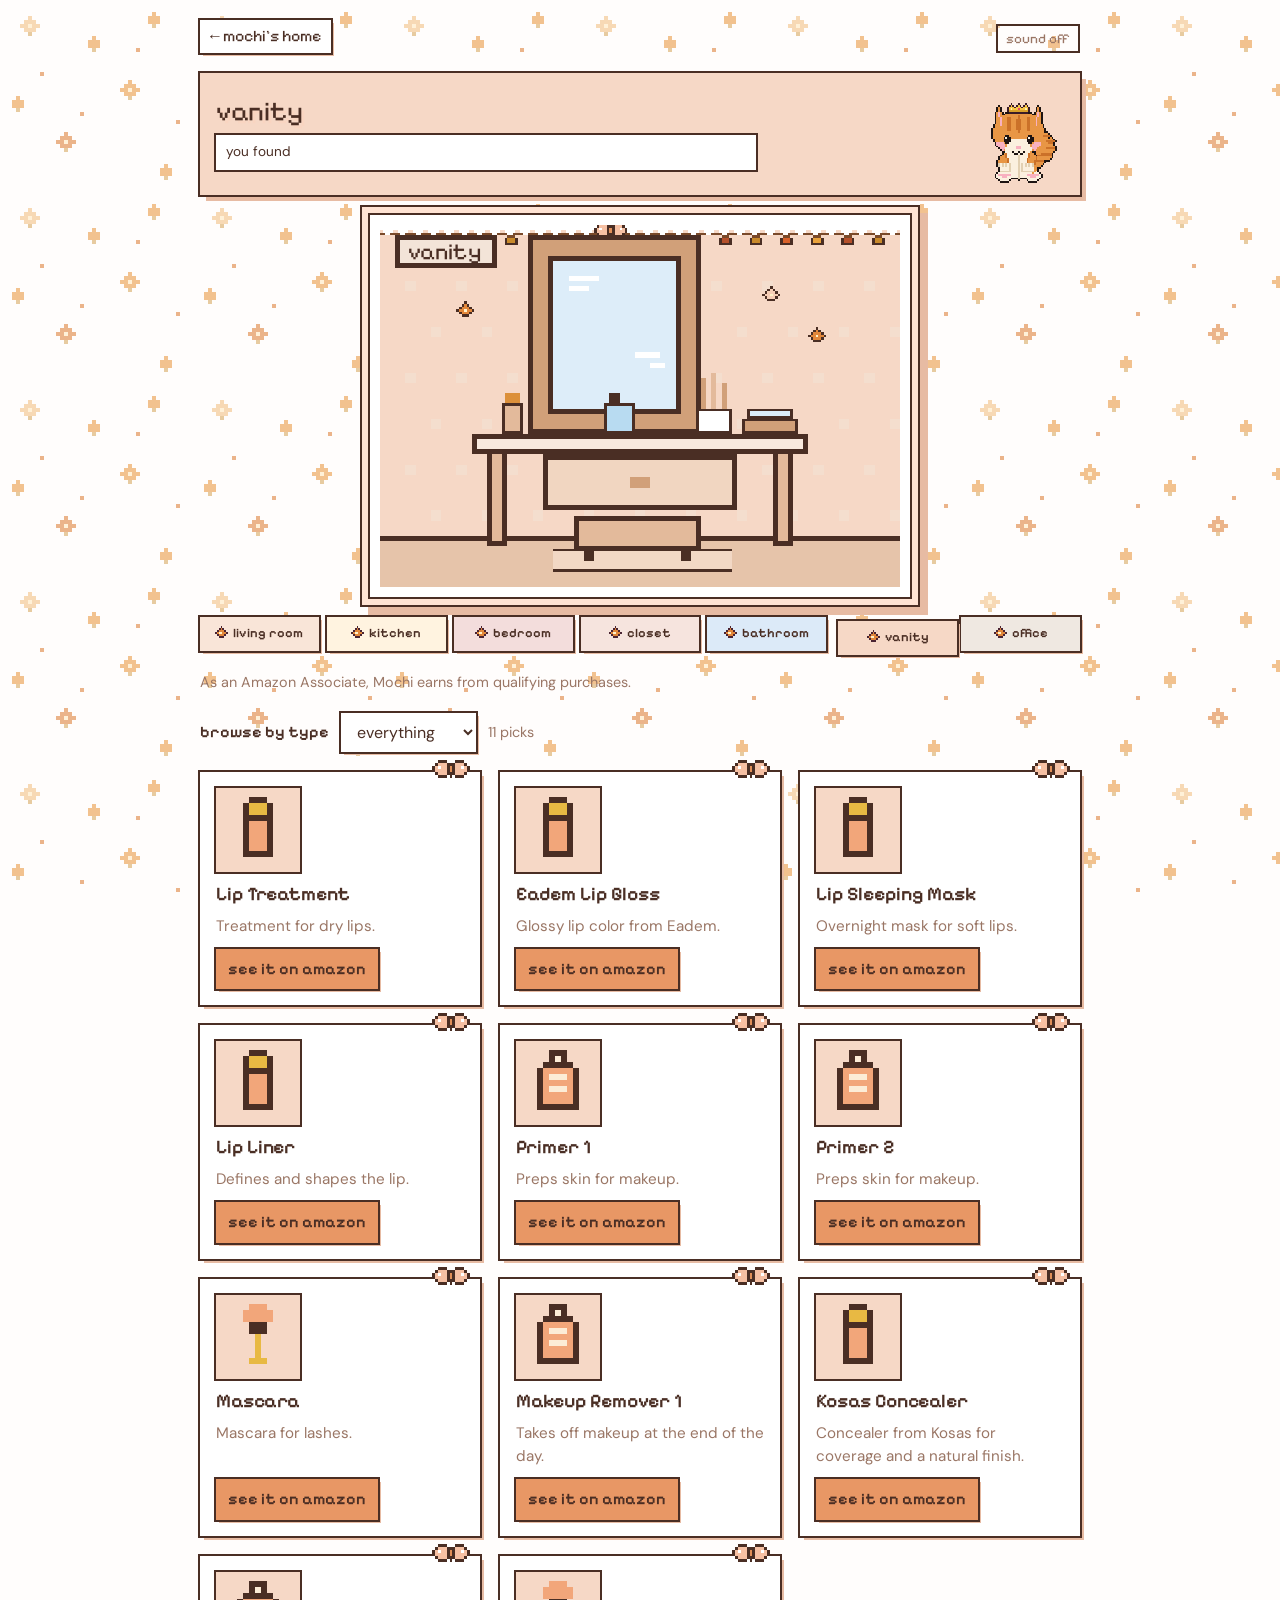
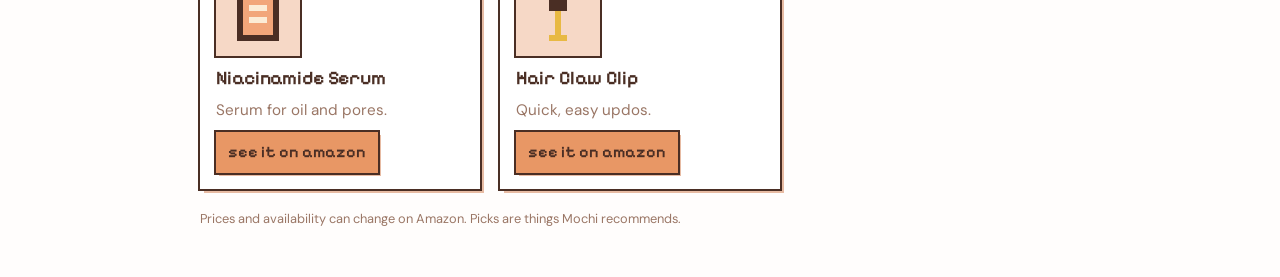
<file: vanity.html>
<!doctype html>
<html lang="en"><head><meta charset="utf-8"><meta name="viewport" content="width=device-width,initial-scale=1,viewport-fit=cover">
<title>Mochi's Room</title>
<link rel="preconnect" href="https://fonts.googleapis.com"><link rel="preconnect" href="https://fonts.gstatic.com" crossorigin><link href="https://fonts.googleapis.com/css2?family=DM+Sans:wght@400;500;700&family=Parisienne&family=Pixelify+Sans:wght@400;600&display=swap" rel="stylesheet">
<style>
/* coquette: blush, cream, ribbon rose, cherry, soft wine outlines */
:root{
  --bg:#FFFDFC; --fg:#4A2E24; --muted:#9A7665; --card:#FFFFFF;
  --line:#4A2E24; --shadow:#E7BBA3; --wall:#4A2E24;
  --accent:#E89765; --stage:#FFFFFF; --gingham:rgba(246,193,166,.30); --chip:#FFE9DD;
  --living:#F9E5D8; --kitchen:#FFF3E0; --bath:#DCEAF8; --vanity:#F6D8C6; --bed:#F3DDDC; --office:#EFE8E1; --closet:#F6E4DE;
  --room:#F9E5D8;
  color-scheme:light;
}
[data-room="living"]{--room:var(--living)}
[data-room="closet"]{--room:var(--closet)}
[data-room="kitchen"]{--room:var(--kitchen)}
[data-room="bath"]{--room:var(--bath)}
[data-room="vanity"]{--room:var(--vanity)}
[data-room="bed"]{--room:var(--bed)}
[data-room="office"]{--room:var(--office)}

*{box-sizing:border-box}
body{margin:0;background-color:var(--bg);background-attachment:fixed;background-size:192px 192px;color:var(--fg);font:400 16px/1.55 'DM Sans',system-ui,sans-serif;padding-inline:16px;padding-block:20px 48px}
.wrap{max-width:880px;margin-inline:auto;display:flex;flex-direction:column;gap:30px}
h1,h2,.px{font-family:'Pixelify Sans','Courier New',monospace;font-weight:600;margin:0;text-wrap:balance}
h1{font-size:clamp(2rem,6vw,3rem);line-height:1.05;text-shadow:3px 3px 0 #F9D5C1;display:flex;align-items:center;gap:12px;flex-wrap:wrap}
h2{font-size:1.2rem;line-height:1.2}
p{margin:0}
a{color:inherit}
a:focus-visible,button:focus-visible{outline:3px solid var(--accent);outline-offset:3px}
.sub{font-family:'Parisienne','Snell Roundhand',cursive;font-size:1.55rem;line-height:1.25;color:var(--accent);margin-top:6px;max-width:34ch}
.mast{display:flex;flex-direction:column}

.stage{position:relative;max-width:960px;width:100%;margin-inline:auto;background:var(--stage);padding:10px;box-shadow:0 0 0 2px var(--line),0 0 0 8px #FFE3D3,0 0 0 10px var(--line),8px 8px 0 10px var(--shadow)}
.scene{position:relative;line-height:0}
.scene svg{display:block;width:100%;height:auto}
.scene .w{fill:var(--wall)}
.plq{font-family:'Pixelify Sans',monospace;font-size:9px;fill:#4A2E24}
.item{cursor:pointer;transition:transform .12s steps(2);transform-box:fill-box}
.item:hover,.item:focus-visible{transform:translateY(-2px);filter:brightness(1.08)}
.item:focus-visible{outline:none}
.mochi{position:absolute;width:10.714%;cursor:pointer;transition:left .85s cubic-bezier(.4,0,.2,1),top .85s cubic-bezier(.4,0,.2,1)}
.mw{position:relative;animation:bob 2.4s steps(1) infinite}
.mw img{display:block;width:100%;height:auto;image-rendering:pixelated}
.acc{position:absolute;left:0;top:0;width:100%;height:100%;overflow:visible;pointer-events:none}
.mochi.hop .mw,.heromochi.hop .mw{animation:hop .85s ease-out}
.mochi:focus-visible,.heromochi:focus-visible{outline:3px solid var(--accent);outline-offset:4px}
.heromochi{cursor:pointer;width:135px;padding-top:30px}
.cloud{animation:drift linear infinite}
@keyframes drift{from{transform:translateX(0)}to{transform:translateX(var(--d))}}
.bulb{animation:twinkle 2.4s steps(1) infinite}
.b1{animation-delay:-.8s}.b2{animation-delay:-1.6s}
@keyframes twinkle{0%,100%{opacity:1}50%{opacity:.35}}
@keyframes bob{0%,100%{transform:translateY(0)}50%{transform:translateY(-2.5%)}}
@keyframes hop{0%{transform:translateY(0)}40%{transform:translateY(-28%)}100%{transform:translateY(0)}}

.bubble{max-width:960px;width:100%;margin-inline:auto;background:var(--card);padding:12px 14px;box-shadow:0 0 0 2px var(--line),4px 4px 0 var(--shadow);display:grid;grid-template-columns:1fr auto;gap:2px 12px;align-items:start;min-height:5.2rem}
.who{grid-column:1/-1;font-family:'Pixelify Sans',monospace;font-size:.8rem;letter-spacing:.12em;text-transform:uppercase;color:var(--accent)}
.bubble p{min-width:0;font-size:1.05rem;min-height:3.1em}
.snd{font:inherit;font-family:'Pixelify Sans',monospace;font-size:.85rem;background:transparent;color:var(--muted);border:2px solid var(--line);padding:2px 8px;cursor:pointer;align-self:end}
.snd[aria-pressed="true"]{background:var(--chip);color:var(--fg)}

.disclosure{max-width:960px;width:100%;margin-inline:auto;font-size:.9rem;color:var(--muted)}
.rooms{max-width:960px;width:100%;margin-inline:auto;display:grid;grid-template-columns:repeat(3,minmax(0,1fr));gap:12px}
.rbtn{display:block;text-align:center;text-decoration:none;font-family:'Pixelify Sans',monospace;font-weight:600;font-size:1.1rem;padding:12px 8px;background:var(--room);color:var(--fg);box-shadow:0 0 0 2px var(--line),4px 4px 0 var(--shadow);transition:transform .1s steps(2),box-shadow .1s steps(2)}
.rbtn:hover{transform:translate(2px,2px);box-shadow:0 0 0 2px var(--line),2px 2px 0 var(--shadow)}
.rbtn[aria-current="page"]{transform:translate(4px,4px);box-shadow:0 0 0 2px var(--line);}
.foot{max-width:960px;width:100%;margin-inline:auto;font-size:.8rem;color:var(--muted)}

/* room pages */
.back{align-self:flex-start;font-family:'Pixelify Sans',monospace;font-size:1rem;text-decoration:none;padding:4px 10px;background:var(--card);box-shadow:0 0 0 2px var(--line),3px 3px 0 var(--shadow)}
.back:hover{transform:translate(1px,1px)}
.hero{max-width:960px;width:100%;margin-inline:auto;background:var(--room);padding:20px;display:grid;grid-template-columns:minmax(0,1fr) auto;gap:16px;align-items:end;box-shadow:0 0 0 2px var(--line),6px 6px 0 var(--shadow)}
.hero .say{margin-top:12px;background:var(--card);padding:10px 12px;box-shadow:0 0 0 2px var(--line);min-height:3.4em;max-width:40ch}

.grid{max-width:960px;width:100%;margin:0 auto;padding:0;list-style:none;display:grid;grid-template-columns:repeat(auto-fill,minmax(min(100%,250px),1fr));gap:20px}
.card{min-width:0;background:var(--card);padding:16px;display:flex;flex-direction:column;gap:10px;box-shadow:0 0 0 2px var(--line),4px 4px 0 var(--shadow)}
.card:target{outline:3px dashed var(--accent);outline-offset:6px}
.tile{width:84px;height:84px;background:var(--room);display:grid;place-items:center;box-shadow:0 0 0 2px var(--line)}
.tile svg{width:66px;height:66px;display:block;shape-rendering:crispEdges}
.card p{color:var(--muted);font-size:.95rem}
.chips{display:flex;flex-wrap:wrap;gap:6px}
.chip{font-family:'Pixelify Sans',monospace;font-size:.75rem;letter-spacing:.08em;text-transform:uppercase;background:var(--chip);padding:1px 8px;box-shadow:0 0 0 2px var(--line)}
.buy{margin-top:auto;align-self:flex-start;font-family:'Pixelify Sans',monospace;font-weight:600;text-decoration:none;padding:8px 12px;background:var(--accent);color:#4A2E24;box-shadow:0 0 0 2px var(--line),3px 3px 0 var(--shadow)}
.buy:hover{transform:translate(1px,1px)}

@media (max-width:620px){
  .rooms{grid-template-columns:repeat(2,minmax(0,1fr))}
  .hero{grid-template-columns:minmax(0,1fr);}
  .heromochi{width:108px;order:-1}
  .stage{padding:6px}
}
@media (prefers-reduced-motion:reduce){
  .mochi,.mw,.cloud,.bulb,.item,.rbtn{transition:none!important;animation:none!important}
}

.roomlink{cursor:pointer}
.roomlink:hover,.roomlink:focus-visible{filter:brightness(1.06)}
.roomlink:focus-visible{outline:none}
.room-stage{max-width:540px;margin-inline:auto}
.room-stage svg{display:block;width:100%;height:auto}
.filter{max-width:960px;width:100%;margin-inline:auto;display:flex;flex-wrap:wrap;align-items:center;gap:8px 12px}
.filter label{font-family:'Pixelify Sans',monospace;font-weight:600}
.filter select{font:inherit;min-width:0;max-width:100%;padding:8px 12px;background:var(--card);color:var(--fg);border:0;border-radius:0;box-shadow:0 0 0 2px var(--line),3px 3px 0 var(--shadow)}
.count{color:var(--muted);font-size:.9rem}

#iris{position:fixed;inset:0;z-index:9999;pointer-events:all;background:#4A2E24}
#iris.off{display:none}
.intro .rooms,.intro .disclosure,.intro .foot{display:none}
.bubble.clickable{cursor:pointer}
.bubble.clickable:hover{transform:translate(1px,1px)}
.next{display:inline-block;color:var(--accent);animation:blink 1s steps(2) infinite}
.hint{grid-column:1/-1;font-family:'Pixelify Sans',monospace;font-size:.9rem;color:var(--accent);letter-spacing:.06em;animation:blink 1.2s steps(2) infinite}
@keyframes blink{50%{opacity:.25}}
.door{cursor:pointer}
.door:focus-visible{outline:none}
.door:focus-visible .doorglow,.door:hover .doorglow{opacity:1}
.doorglow{opacity:0}
.arrow{opacity:0}
.door.pulse .arrow{opacity:1;animation:arrowbob .9s steps(2) infinite}
.door.pulse .doorglow{opacity:1;animation:blink 1.1s steps(2) infinite}
@keyframes arrowbob{50%{transform:translateY(4px)}}
.smoke{animation:rise 4s steps(8) infinite;transform-box:fill-box}
@keyframes rise{from{transform:translate(0,0);opacity:.9}to{transform:translate(10px,-30px);opacity:0}}
.toprow{max-width:960px;width:100%;margin-inline:auto;display:flex;justify-content:space-between;align-items:center;gap:12px}
@media (prefers-reduced-motion:reduce){.next,.hint,.smoke,.door.pulse .arrow,.door.pulse .doorglow{animation:none!important}}
.next[hidden],.hint[hidden]{display:none!important}

.card{position:relative}
.bubble{box-shadow:0 0 0 2px var(--line),0 0 0 6px #FFE3D3,0 0 0 8px var(--line)}
.who::before{content:"\2661 "}
#iris,#iris.off{background:#3A231B}
#iris.off{display:none}

.mast{align-items:center;text-align:center;padding-top:6px}
.mast h1{justify-content:center;font-weight:400;font-size:clamp(2.4rem,8vw,4rem);letter-spacing:.02em;text-shadow:2px 2px 0 #F9D5C1}
.hero h1{font-weight:400}


.bgf{position:fixed;inset:0;width:100%;height:100%;z-index:-1;pointer-events:none}
.pbow{display:block;width:52px;height:24px}
.pheart{display:inline-block;width:18px;height:16px;margin-right:8px;vertical-align:-2px}
.tb{display:inline-flex}.tb.l{transform:none}
.cb{position:absolute;top:-17px;z-index:2;line-height:0}
.cb.l{left:-14px;transform:rotate(-14deg)}.cb.r{right:-14px;transform:rotate(14deg)}
.cardbow{position:absolute;top:-12px;right:10px;width:38px;line-height:0}
.cardbow .pbow{width:38px;height:18px}
/* compact room pages */
body[data-room] .wrap{gap:20px}
body[data-room] .hero{padding:12px 16px;gap:12px;align-items:center;max-width:960px}
body[data-room] .hero h1{font-size:1.7rem;line-height:1.1}
body[data-room] .hero p{font-size:.85rem;margin:2px 0 0}
body[data-room] .hero .say{max-width:60ch;margin-top:8px;padding:6px 10px;min-height:2.6em;font-size:.85rem}
body[data-room] .heromochi{width:80px;padding-top:18px}
body[data-room] .rooms{max-width:960px;gap:8px;grid-template-columns:repeat(6,minmax(0,1fr))}
body[data-room] .rbtn{font-size:.85rem;padding:7px 6px;box-shadow:0 0 0 2px var(--line),3px 3px 0 var(--shadow)}
body[data-room] .pheart{width:13px;height:12px;margin-right:5px;vertical-align:-1px}
@media (max-width:620px){
  body[data-room] .hero{grid-template-columns:minmax(0,1fr) auto}
  body[data-room] .heromochi{width:70px;order:0}
  body[data-room] .rooms{grid-template-columns:repeat(3,minmax(0,1fr))}
  body[data-room] .rbtn{font-size:.75rem;padding:6px 2px}
  body[data-room] .pheart{display:none}
}

.tile img{width:100%;height:100%;object-fit:contain;display:block}
.rooms{grid-template-columns:repeat(4,minmax(0,1fr))}
body[data-room] .rooms{grid-template-columns:repeat(7,minmax(0,1fr))}
@media (max-width:620px){
  .rooms{grid-template-columns:repeat(2,minmax(0,1fr))}
  body[data-room] .rooms{grid-template-columns:repeat(4,minmax(0,1fr))}
}
body[data-room] .rbtn{white-space:nowrap;font-size:.8rem;padding:7px 2px}
@media (max-width:620px){body[data-room] .rbtn{font-size:.68rem}}

.fall{transform-box:fill-box;animation:fallleaf 12s linear infinite;opacity:.95}
@keyframes fallleaf{0%{transform:translate(0,-12px) rotate(0deg)}50%{transform:translate(calc(var(--sx,24px)*.5),150px) rotate(140deg)}100%{transform:translate(var(--sx,24px),312px) rotate(300deg)}}
@media (prefers-reduced-motion:reduce){.fall{animation:none!important;display:none}}

</style></head>
<body data-room="vanity">
<div id="iris" class="black" aria-hidden="true"></div>
<div class="wrap">
<div class="toprow"><a class="back" href="index.html">&larr; mochi's home</a><button id="snd" class="snd" type="button" aria-pressed="false">sound off</button></div>
<section class="hero" id="hero"></section>
<div class="stage room-stage" id="rscene"></div>
<nav class="rooms" id="rooms" aria-label="Rooms"></nav>
<p class="disclosure" id="disc"></p>
<div class="filter"><label for="cat">browse by type</label><select id="cat"></select><span class="count" id="count"></span></div>
<ul class="grid" id="grid"></ul>
<p class="foot">Prices and availability can change on Amazon. Picks are things Mochi recommends.</p>
</div>
<script>
/* EDIT ME: rooms, disclosure and products live here. */
const DISCLOSURE = "As an Amazon Associate, Mochi earns from qualifying purchases.";
const MOCHI_SRC = "[data-uri]";

const ROOMS = [
  { key: "living", label: "living room", page: "living-room.html", blurb: "where i lie down and judge things." },
  { key: "kitchen", label: "kitchen", page: "kitchen.html", blurb: "snacks happen here." },
  { key: "bed", label: "bedroom", page: "bedroom.html", blurb: "where i recharge. please knock." },
  { key: "closet", label: "closet", page: "closet.html", blurb: "where the outfits start." },
  { key: "bath", label: "bathroom", page: "bathroom.html", blurb: "where i think about everything." },
  { key: "vanity", label: "vanity", page: "vanity.html", blurb: "the good stuff. do not touch." },
  { key: "office", label: "office", page: "office.html", blurb: "where i pretend to be productive." }
];

/* badge: null | "tried" (Casey tried it) | "top" (top rated on Amazon). sample:true shows a SAMPLE chip; delete it for real picks. */
const PRODUCTS = [
  { id: "candle", cat: "candles", room: "living", icon: "candle", name: "Scented Candle", url: "https://link.amazon/B05nwPFmv", img: "", badge: null, desc: "A scented candle for a cozy room." },
  { id: "cap", cat: "accessories", room: "closet", icon: "cap", name: "Baseball Cap", url: "https://link.amazon/B047MskKj", img: "", badge: null, desc: "An easy everyday baseball cap." },
  { id: "jewelry", cat: "accessories", room: "closet", icon: "stand", name: "Jewelry Stand", url: "https://link.amazon/B05nusiWz", img: "", badge: null, desc: "Keeps necklaces and rings in one place." },
  { id: "packing", cat: "travel", room: "closet", icon: "bag", name: "Packing Cubes", url: "https://link.amazon/B00WSvhkz", img: "", badge: null, desc: "Zip cubes that keep a suitcase organized." },
  { id: "owala", cat: "drinkware", room: "kitchen", icon: "bottle", name: "Owala Water Bottle", url: "https://link.amazon/B08jBJAdm", img: "", badge: null, desc: "Insulated bottle with a built-in straw." },
  { id: "stanley", cat: "drinkware", room: "kitchen", icon: "mug", name: "Stanley Tumbler", url: "https://link.amazon/B00p7afd3", img: "", badge: null, desc: "Big insulated tumbler with a handle." },
  { id: "icedcup", cat: "drinkware", room: "kitchen", icon: "mug", name: "Iced Coffee Tumbler", url: "https://link.amazon/B08IMIJKH", img: "", badge: null, desc: "Insulated cup with a lid and straw." },
  { id: "straws", cat: "drinkware", room: "kitchen", icon: "bottle", name: "Glass Straws", url: "https://link.amazon/B0igUAwhQ", img: "", badge: null, desc: "Reusable straws that are easy to clean." },
  { id: "containers", cat: "storage", room: "kitchen", icon: "jar", name: "Glass Food Containers", url: "https://link.amazon/B04ldrM1S", img: "", badge: null, desc: "Glass containers for meal prep and leftovers." },
  { id: "pillowcase", cat: "bedding", room: "bed", icon: "pillow", name: "Satin Pillowcase", url: "https://link.amazon/B07qsYAM9", img: "", badge: null, desc: "Smooth on hair and skin." },
  { id: "throw", cat: "bedding", room: "bed", icon: "blanket", name: "Checkered Plush Throw", url: "https://link.amazon/B01PPnVEP", img: "", badge: null, desc: "Thick, textured throw blanket." },
  { id: "sleepmask", cat: "sleep", room: "bed", icon: "mask", name: "Silk Sleep Mask", url: "https://link.amazon/B0d52yVRX", img: "", badge: null, desc: "Blocks light for sleep and naps." },
  { id: "pillowspray", cat: "sleep", room: "bed", icon: "bottle", name: "Deep Sleep Pillow Spray", url: "https://link.amazon/B0gwaJXV2", img: "", badge: null, desc: "Calming mist for your bedding." },
  { id: "clock", cat: "sleep", room: "bed", icon: "lamp", name: "Sunrise Alarm Clock", url: "https://link.amazon/B05kf45F0", img: "", badge: null, desc: "Wakes you up with gradual light." },
  { id: "earplugs", cat: "sleep", room: "bed", icon: "jar", name: "Soft Silicone Earplugs", url: "https://link.amazon/B048c5ont", img: "", badge: null, desc: "Reusable earplugs for quieter sleep." },
  { id: "pjs", cat: "sleepwear", room: "bed", icon: "blanket", name: "Satin Pajama Set", url: "https://link.amazon/B0f7kVMbH", img: "", badge: null, desc: "Soft satin pajama set." },
  { id: "slippers", cat: "sleepwear", room: "bed", icon: "sock", name: "Fluffy Slippers", url: "https://link.amazon/B08rEE29Q", img: "", badge: null, desc: "Fluffy slip-on slippers." },
  { id: "socks", cat: "sleepwear", room: "bed", icon: "sock", name: "Cozy Fluffy Socks", url: "https://link.amazon/B035xqYCB", img: "", badge: null, desc: "Warm, fuzzy socks." },
  { id: "bedlamp", cat: "lighting", room: "bed", icon: "lamp", name: "Dimmable Bedside Lamp", url: "https://link.amazon/B03HcJcoL", img: "", badge: null, desc: "Dimmable lamp for the nightstand." },
  { id: "whale", cat: "comfort", room: "bed", icon: "pillow", name: "Weighted Warmie Whale", url: "https://link.amazon/B0iizKmUr", img: "", badge: null, desc: "Weighted plush for comfort and warmth." },
  { id: "epsom", cat: "bath", room: "bath", icon: "soap", name: "Epsom Salt", url: "https://link.amazon/B06LjchC6", img: "", badge: null, desc: "Epsom salt for a bath soak." },
  { id: "handcream", cat: "skin care", room: "bath", icon: "bottle", name: "Shea Hand Cream", url: "https://link.amazon/B0em5CJIc", img: "", badge: null, desc: "Rich hand cream for dry skin." },
  { id: "shavegel", cat: "body care", room: "bath", icon: "bottle", name: "Shaving Gel", url: "https://link.amazon/B0gqng3BG", img: "", badge: null, desc: "Smooth gel for a close, comfortable shave." },
  { id: "toiletry", cat: "storage", room: "bath", icon: "bag", name: "Travel Toiletry Bag", url: "https://link.amazon/B04q8L3Vw", img: "", badge: null, desc: "Zip pouch for skincare and makeup." },
  { id: "lipbalm", cat: "lips", room: "vanity", icon: "gloss", name: "Lip Treatment", url: "https://link.amazon/B0a06jIpp", img: "", badge: null, desc: "Treatment for dry lips." },
  { id: "eadem", cat: "lips", room: "vanity", icon: "gloss", name: "Eadem Lip Gloss", url: "https://link.amazon/B08N2QY0b", img: "", badge: null, desc: "Glossy lip color from Eadem." },
  { id: "lipmask", cat: "lips", room: "vanity", icon: "gloss", name: "Lip Sleeping Mask", url: "https://link.amazon/B0ceZU0EE", img: "", badge: null, desc: "Overnight mask for soft lips." },
  { id: "lipliner", cat: "lips", room: "vanity", icon: "gloss", name: "Lip Liner", url: "https://link.amazon/B0iMAcD4O", img: "", badge: null, desc: "Defines and shapes the lip." },
  { id: "primer1", cat: "face", room: "vanity", icon: "bottle", name: "Primer 1", url: "https://link.amazon/B0hwZlssQ", img: "", badge: null, desc: "Preps skin for makeup." },
  { id: "primer2", cat: "face", room: "vanity", icon: "bottle", name: "Primer 2", url: "https://link.amazon/B00Xpi4OZ", img: "", badge: null, desc: "Preps skin for makeup." },
  { id: "mascara", cat: "eyes", room: "vanity", icon: "brush", name: "Mascara", url: "https://link.amazon/B0jdnUCU2", img: "", badge: null, desc: "Mascara for lashes." },
  { id: "remover1", cat: "skin care", room: "vanity", icon: "bottle", name: "Makeup Remover 1", url: "https://link.amazon/B06AvRcOQ", img: "", badge: null, desc: "Takes off makeup at the end of the day." },
  { id: "kosas", cat: "face", room: "vanity", icon: "gloss", name: "Kosas Concealer", url: "https://link.amazon/B09KFsDzW", img: "", badge: null, desc: "Concealer from Kosas for coverage and a natural finish." },
  { id: "niacinamide", cat: "skin care", room: "vanity", icon: "bottle", name: "Niacinamide Serum", url: "https://link.amazon/B0iBOPvIL", img: "", badge: null, desc: "Serum for oil and pores." },
  { id: "clawclip", cat: "hair", room: "vanity", icon: "brush", name: "Hair Claw Clip", url: "https://link.amazon/B0hcVecvK", img: "", badge: null, desc: "Quick, easy updos." },
  { id: "journal", cat: "stationery", room: "office", icon: "notebook", name: "Five Minute Journal", url: "https://link.amazon/B05pcVdG1", img: "", badge: null, desc: "Short daily prompts for morning and night." },
  { id: "pens", cat: "stationery", room: "office", icon: "pen", name: "Pens", url: "https://link.amazon/B00tTOjV0", img: "", badge: null, desc: "Smooth pens for journaling." }
];

/* 11x11 pixel icons. o outline, a room accent, b light, c cream, y gold, g green, h dark green */
const ICONS = {
  cap: ["...........","...ooooo...","..oaaaaao..",".oaaaaaaao.",".oabaaaaao.",".oaaaaaaao.","ooooooooooo","oaaaaaaaaoo",".ooooooooo.","...........","..........."],
  stand: ["..ooooooo..","..y..y..y..","..y..y..y..","..y..o..y..",".....o.....",".....o.....",".....o.....","..ooooooo..",".oaaaaaaao.","..ooooooo..","..........."],
  pen: ["...........","........o..","......ooyo.",".....ooyo..","....ooyo...","...ooyo....","..ooyo.....",".ooao......",".oao.......","..o........","..........."],
  bottle: ["....ooo....","....obo....","...ooooo...","..oaaaaao..","..oabbbao..","..oaaaaao..","..oabbbao..","..oaaaaao..","..oaaaaao..","..ooooooo..","..........."],
  bag: ["...........","...o...o...","..o.ooo.o..",".ooooooooo.",".oaaaaaaao.",".oaaaaaaao.",".oayyyyyao.",".oaaaaaaao.",".ooooooooo.","...........","..........."],
  mask: ["...........","...........",".ooooooooo.","oaaaaaaaaao","oabbaaabbao","oaaaaaaaaao",".ooooooooo.","...........","...........","...........","..........."],
  sock: ["..ooooo....","..obbbo....","..oaaao....","..oaaao....","..oaaao....","..oaaaooo..","..oaaaaaao.","..oaaaaaao.","...ooooooo.","...........","..........."],
  jar: ["...........","...ooooo...","...obbbo...","..ooooooo..","..oaaaaao..","..oabbbao..","..oaaaaao..","..oaaaaao..","..ooooooo..","...........","..........."],
  pillow: ["...........",".ooooooooo.","oaaaaaaaaao","oabbbbbbbao","oabbbbbbbao","oabbbbbbbao","oaaaaaaaaao",".ooooooooo.","...........","...........","..........."],
  notebook: ["..ooooooo..","..oaaaaao..","..oabbbao.o","..oabbbao.o","..oaaaaao.o","..oaaaaao.o","..oaaaaao.o","..oaaaaao..","..ooooooo..","...........","..........."],
  lamp: ["...ooooo...","..oyyyyyo..",".oyyyyyyyo.",".ooooooooo.",".....o.....",".....o.....",".....o.....",".....o.....","...ooooo...","..ooooooo..","..........."],
  plant: ["..g..h..g..","..gg.h.gg..","...ggggg...","....ggg....",".....h.....","..ooooooo..","..oaaaaao..","..oaaaaao..","...oaaao...","...ooooo...","..........."],
  blanket: ["...........","ooooooooooo","oaaaaaaaaao","obbbbbbbbbo","oaaaaaaaaao","obbbbbbbbbo","oaaaaaaaaao","ooooooooooo","o.o.o.o.o.o","...........","..........."],
  candle: [".....y.....","....yyy....",".....o.....","...ooooo...","...occco...","...occco...","...oaaao...","...oaaao...","...ooooo...","...........","..........."],
  mug: ["...b.b.....","....b.b....",".ooooooo...",".oaaaaaooo.",".oaaaaao.o.",".oaaaaao.o.",".oaaaaaooo.",".oaaaaao...","..ooooo....","...........","..........."],
  pan: ["...........","..ooooo....",".oaaaaao...","oaaaaaaaooo","oaaaaaaaoyo","oaaaaaaaooo",".oaaaaao...","..ooooo....","...........","...........","..........."],
  kettle: [".....o.....","....ooo....","...ooooo...","..oaaaaao..","ooaaaaaaaoo","o.oaaaaao.o","..oaaaaao.o","..ooooooo..","...........","...........","..........."],
  soap: ["......b....",".....b.b...","......b....","..ooooooo..",".oaaaaaaao.",".oabbbbbao.",".oaaaaaaao.","..ooooooo..","...........","...........","..........."],
  towel: ["yyyyyyyyyyy",".oaaaaaaao.",".obbbbbbbo.",".oaaaaaaao.",".obbbbbbbo.",".oaaaaaaao.",".obbbbbbbo.",".ooooooooo.","...........","...........","..........."],
  gloss: ["....ooo....","...oyyyo...","...oyyyo...","...ooooo...","...oaaao...","...oaaao...","...oaaao...","...oaaao...","...oaaao...","...ooooo...","..........."],
  mirror: ["...ooooo...","..obbbbbo..",".obbcbbbbo.",".obbbbbbbo.",".obbbbbbbo.","..obbbbbo..","...ooooo...",".....o.....",".....o.....","....ooo....","..........."],
  brush: ["....aaa....","...aaaaa...","...aaaaa...","....ooo....","....ooo....",".....y.....",".....y.....",".....y.....",".....y.....","....yyy....","..........."],
  compact: ["..ooooooo..",".oaaaaaaao.","oaabbbbbaao","oabbbbbbbao","oabbbbbbbao","oaabbbbbaao",".oaaaaaaao.","..ooooooo..","...........","...........","..........."]
};
const ICON_COLORS = { o: "#4A2E24", b: "#FCECD6", c: "#FCECD6", y: "#E8B943", g: "#7EBB60", h: "#639A4B" };

function iconSVG(name, accent) {
  const g = ICONS[name] || ICONS.candle;
  let r = "";
  g.forEach((row, y) => {
    for (let x = 0; x < 11; x++) {
      const c = row[x];
      if (!c || c === ".") continue;
      const f = c === "a" ? accent : ICON_COLORS[c];
      if (f) r += `<rect x="${x}" y="${y}" width="1" height="1" fill="${f}"/>`;
    }
  });
  return `<svg viewBox="0 0 11 11" aria-hidden="true" shape-rendering="crispEdges">${r}</svg>`;
}

/* Mochi shared helpers: sprite + accessories, sound (animalese, meow, music), iris transitions. */
const ACC = {"kitchen": "<rect x=\"16\" y=\"-8\" width=\"1\" height=\"1\" fill=\"#3A1B28\"/><rect x=\"17\" y=\"-8\" width=\"1\" height=\"1\" fill=\"#3A1B28\"/><rect x=\"18\" y=\"-8\" width=\"1\" height=\"1\" fill=\"#3A1B28\"/><rect x=\"19\" y=\"-8\" width=\"1\" height=\"1\" fill=\"#3A1B28\"/><rect x=\"20\" y=\"-8\" width=\"1\" height=\"1\" fill=\"#3A1B28\"/><rect x=\"21\" y=\"-8\" width=\"1\" height=\"1\" fill=\"#3A1B28\"/><rect x=\"22\" y=\"-8\" width=\"1\" height=\"1\" fill=\"#3A1B28\"/><rect x=\"14\" y=\"-7\" width=\"1\" height=\"1\" fill=\"#3A1B28\"/><rect x=\"15\" y=\"-7\" width=\"1\" height=\"1\" fill=\"#3A1B28\"/><rect x=\"16\" y=\"-7\" width=\"1\" height=\"1\" fill=\"#FFFDF6\"/><rect x=\"17\" y=\"-7\" width=\"1\" height=\"1\" fill=\"#FFFDF6\"/><rect x=\"18\" y=\"-7\" width=\"1\" height=\"1\" fill=\"#FFFDF6\"/><rect x=\"19\" y=\"-7\" width=\"1\" height=\"1\" fill=\"#FFFDF6\"/><rect x=\"20\" y=\"-7\" width=\"1\" height=\"1\" fill=\"#FFFDF6\"/><rect x=\"21\" y=\"-7\" width=\"1\" height=\"1\" fill=\"#FFFDF6\"/><rect x=\"22\" y=\"-7\" width=\"1\" height=\"1\" fill=\"#FFFDF6\"/><rect x=\"23\" y=\"-7\" width=\"1\" height=\"1\" fill=\"#3A1B28\"/><rect x=\"24\" y=\"-7\" width=\"1\" height=\"1\" fill=\"#3A1B28\"/><rect x=\"13\" y=\"-6\" width=\"1\" height=\"1\" fill=\"#3A1B28\"/><rect x=\"14\" y=\"-6\" width=\"1\" height=\"1\" fill=\"#FFFDF6\"/><rect x=\"15\" y=\"-6\" width=\"1\" height=\"1\" fill=\"#FFFDF6\"/><rect x=\"16\" y=\"-6\" width=\"1\" height=\"1\" fill=\"#FFFDF6\"/><rect x=\"17\" y=\"-6\" width=\"1\" height=\"1\" fill=\"#FFFDF6\"/><rect x=\"18\" y=\"-6\" width=\"1\" height=\"1\" fill=\"#FFFDF6\"/><rect x=\"19\" y=\"-6\" width=\"1\" height=\"1\" fill=\"#FFFDF6\"/><rect x=\"20\" y=\"-6\" width=\"1\" height=\"1\" fill=\"#FFFDF6\"/><rect x=\"21\" y=\"-6\" width=\"1\" height=\"1\" fill=\"#FFFDF6\"/><rect x=\"22\" y=\"-6\" width=\"1\" height=\"1\" fill=\"#FFFDF6\"/><rect x=\"23\" y=\"-6\" width=\"1\" height=\"1\" fill=\"#FFFDF6\"/><rect x=\"24\" y=\"-6\" width=\"1\" height=\"1\" fill=\"#FFFDF6\"/><rect x=\"25\" y=\"-6\" width=\"1\" height=\"1\" fill=\"#3A1B28\"/><rect x=\"12\" y=\"-5\" width=\"1\" height=\"1\" fill=\"#3A1B28\"/><rect x=\"13\" y=\"-5\" width=\"1\" height=\"1\" fill=\"#FFFDF6\"/><rect x=\"14\" y=\"-5\" width=\"1\" height=\"1\" fill=\"#FFFDF6\"/><rect x=\"15\" y=\"-5\" width=\"1\" height=\"1\" fill=\"#FFFDF6\"/><rect x=\"16\" y=\"-5\" width=\"1\" height=\"1\" fill=\"#FFFDF6\"/><rect x=\"17\" y=\"-5\" width=\"1\" height=\"1\" fill=\"#FFFDF6\"/><rect x=\"18\" y=\"-5\" width=\"1\" height=\"1\" fill=\"#FFFDF6\"/><rect x=\"19\" y=\"-5\" width=\"1\" height=\"1\" fill=\"#FFFDF6\"/><rect x=\"20\" y=\"-5\" width=\"1\" height=\"1\" fill=\"#FFFDF6\"/><rect x=\"21\" y=\"-5\" width=\"1\" height=\"1\" fill=\"#FFFDF6\"/><rect x=\"22\" y=\"-5\" width=\"1\" height=\"1\" fill=\"#FFFDF6\"/><rect x=\"23\" y=\"-5\" width=\"1\" height=\"1\" fill=\"#FFFDF6\"/><rect x=\"24\" y=\"-5\" width=\"1\" height=\"1\" fill=\"#FFFDF6\"/><rect x=\"25\" y=\"-5\" width=\"1\" height=\"1\" fill=\"#FFFDF6\"/><rect x=\"26\" y=\"-5\" width=\"1\" height=\"1\" fill=\"#3A1B28\"/><rect x=\"12\" y=\"-4\" width=\"1\" height=\"1\" fill=\"#3A1B28\"/><rect x=\"13\" y=\"-4\" width=\"1\" height=\"1\" fill=\"#FFFDF6\"/><rect x=\"14\" y=\"-4\" width=\"1\" height=\"1\" fill=\"#FFFDF6\"/><rect x=\"15\" y=\"-4\" width=\"1\" height=\"1\" fill=\"#FFFDF6\"/><rect x=\"16\" y=\"-4\" width=\"1\" height=\"1\" fill=\"#FFFDF6\"/><rect x=\"17\" y=\"-4\" width=\"1\" height=\"1\" fill=\"#E6DAC4\"/><rect x=\"18\" y=\"-4\" width=\"1\" height=\"1\" fill=\"#FFFDF6\"/><rect x=\"19\" y=\"-4\" width=\"1\" height=\"1\" fill=\"#FFFDF6\"/><rect x=\"20\" y=\"-4\" width=\"1\" height=\"1\" fill=\"#FFFDF6\"/><rect x=\"21\" y=\"-4\" width=\"1\" height=\"1\" fill=\"#E6DAC4\"/><rect x=\"22\" y=\"-4\" width=\"1\" height=\"1\" fill=\"#FFFDF6\"/><rect x=\"23\" y=\"-4\" width=\"1\" height=\"1\" fill=\"#FFFDF6\"/><rect x=\"24\" y=\"-4\" width=\"1\" height=\"1\" fill=\"#FFFDF6\"/><rect x=\"25\" y=\"-4\" width=\"1\" height=\"1\" fill=\"#FFFDF6\"/><rect x=\"26\" y=\"-4\" width=\"1\" height=\"1\" fill=\"#3A1B28\"/><rect x=\"12\" y=\"-3\" width=\"1\" height=\"1\" fill=\"#3A1B28\"/><rect x=\"13\" y=\"-3\" width=\"1\" height=\"1\" fill=\"#FFFDF6\"/><rect x=\"14\" y=\"-3\" width=\"1\" height=\"1\" fill=\"#FFFDF6\"/><rect x=\"15\" y=\"-3\" width=\"1\" height=\"1\" fill=\"#FFFDF6\"/><rect x=\"16\" y=\"-3\" width=\"1\" height=\"1\" fill=\"#FFFDF6\"/><rect x=\"17\" y=\"-3\" width=\"1\" height=\"1\" fill=\"#E6DAC4\"/><rect x=\"18\" y=\"-3\" width=\"1\" height=\"1\" fill=\"#FFFDF6\"/><rect x=\"19\" y=\"-3\" width=\"1\" height=\"1\" fill=\"#FFFDF6\"/><rect x=\"20\" y=\"-3\" width=\"1\" height=\"1\" fill=\"#FFFDF6\"/><rect x=\"21\" y=\"-3\" width=\"1\" height=\"1\" fill=\"#E6DAC4\"/><rect x=\"22\" y=\"-3\" width=\"1\" height=\"1\" fill=\"#FFFDF6\"/><rect x=\"23\" y=\"-3\" width=\"1\" height=\"1\" fill=\"#FFFDF6\"/><rect x=\"24\" y=\"-3\" width=\"1\" height=\"1\" fill=\"#FFFDF6\"/><rect x=\"25\" y=\"-3\" width=\"1\" height=\"1\" fill=\"#FFFDF6\"/><rect x=\"26\" y=\"-3\" width=\"1\" height=\"1\" fill=\"#3A1B28\"/><rect x=\"13\" y=\"-2\" width=\"1\" height=\"1\" fill=\"#3A1B28\"/><rect x=\"14\" y=\"-2\" width=\"1\" height=\"1\" fill=\"#FFFDF6\"/><rect x=\"15\" y=\"-2\" width=\"1\" height=\"1\" fill=\"#FFFDF6\"/><rect x=\"16\" y=\"-2\" width=\"1\" height=\"1\" fill=\"#FFFDF6\"/><rect x=\"17\" y=\"-2\" width=\"1\" height=\"1\" fill=\"#E6DAC4\"/><rect x=\"18\" y=\"-2\" width=\"1\" height=\"1\" fill=\"#FFFDF6\"/><rect x=\"19\" y=\"-2\" width=\"1\" height=\"1\" fill=\"#FFFDF6\"/><rect x=\"20\" y=\"-2\" width=\"1\" height=\"1\" fill=\"#FFFDF6\"/><rect x=\"21\" y=\"-2\" width=\"1\" height=\"1\" fill=\"#E6DAC4\"/><rect x=\"22\" y=\"-2\" width=\"1\" height=\"1\" fill=\"#FFFDF6\"/><rect x=\"23\" y=\"-2\" width=\"1\" height=\"1\" fill=\"#FFFDF6\"/><rect x=\"24\" y=\"-2\" width=\"1\" height=\"1\" fill=\"#FFFDF6\"/><rect x=\"25\" y=\"-2\" width=\"1\" height=\"1\" fill=\"#3A1B28\"/><rect x=\"13\" y=\"-1\" width=\"1\" height=\"1\" fill=\"#3A1B28\"/><rect x=\"14\" y=\"-1\" width=\"1\" height=\"1\" fill=\"#FFFDF6\"/><rect x=\"15\" y=\"-1\" width=\"1\" height=\"1\" fill=\"#FFFDF6\"/><rect x=\"16\" y=\"-1\" width=\"1\" height=\"1\" fill=\"#FFFDF6\"/><rect x=\"17\" y=\"-1\" width=\"1\" height=\"1\" fill=\"#E6DAC4\"/><rect x=\"18\" y=\"-1\" width=\"1\" height=\"1\" fill=\"#FFFDF6\"/><rect x=\"19\" y=\"-1\" width=\"1\" height=\"1\" fill=\"#FFFDF6\"/><rect x=\"20\" y=\"-1\" width=\"1\" height=\"1\" fill=\"#FFFDF6\"/><rect x=\"21\" y=\"-1\" width=\"1\" height=\"1\" fill=\"#E6DAC4\"/><rect x=\"22\" y=\"-1\" width=\"1\" height=\"1\" fill=\"#FFFDF6\"/><rect x=\"23\" y=\"-1\" width=\"1\" height=\"1\" fill=\"#FFFDF6\"/><rect x=\"24\" y=\"-1\" width=\"1\" height=\"1\" fill=\"#FFFDF6\"/><rect x=\"25\" y=\"-1\" width=\"1\" height=\"1\" fill=\"#3A1B28\"/><rect x=\"14\" y=\"0\" width=\"1\" height=\"1\" fill=\"#3A1B28\"/><rect x=\"15\" y=\"0\" width=\"1\" height=\"1\" fill=\"#FFFDF6\"/><rect x=\"16\" y=\"0\" width=\"1\" height=\"1\" fill=\"#FFFDF6\"/><rect x=\"17\" y=\"0\" width=\"1\" height=\"1\" fill=\"#E6DAC4\"/><rect x=\"18\" y=\"0\" width=\"1\" height=\"1\" fill=\"#FFFDF6\"/><rect x=\"19\" y=\"0\" width=\"1\" height=\"1\" fill=\"#FFFDF6\"/><rect x=\"20\" y=\"0\" width=\"1\" height=\"1\" fill=\"#FFFDF6\"/><rect x=\"21\" y=\"0\" width=\"1\" height=\"1\" fill=\"#E6DAC4\"/><rect x=\"22\" y=\"0\" width=\"1\" height=\"1\" fill=\"#FFFDF6\"/><rect x=\"23\" y=\"0\" width=\"1\" height=\"1\" fill=\"#FFFDF6\"/><rect x=\"24\" y=\"0\" width=\"1\" height=\"1\" fill=\"#3A1B28\"/><rect x=\"14\" y=\"1\" width=\"1\" height=\"1\" fill=\"#3A1B28\"/><rect x=\"15\" y=\"1\" width=\"1\" height=\"1\" fill=\"#FFFDF6\"/><rect x=\"16\" y=\"1\" width=\"1\" height=\"1\" fill=\"#FFFDF6\"/><rect x=\"17\" y=\"1\" width=\"1\" height=\"1\" fill=\"#E6DAC4\"/><rect x=\"18\" y=\"1\" width=\"1\" height=\"1\" fill=\"#FFFDF6\"/><rect x=\"19\" y=\"1\" width=\"1\" height=\"1\" fill=\"#FFFDF6\"/><rect x=\"20\" y=\"1\" width=\"1\" height=\"1\" fill=\"#FFFDF6\"/><rect x=\"21\" y=\"1\" width=\"1\" height=\"1\" fill=\"#E6DAC4\"/><rect x=\"22\" y=\"1\" width=\"1\" height=\"1\" fill=\"#FFFDF6\"/><rect x=\"23\" y=\"1\" width=\"1\" height=\"1\" fill=\"#FFFDF6\"/><rect x=\"24\" y=\"1\" width=\"1\" height=\"1\" fill=\"#3A1B28\"/><rect x=\"14\" y=\"2\" width=\"1\" height=\"1\" fill=\"#3A1B28\"/><rect x=\"15\" y=\"2\" width=\"1\" height=\"1\" fill=\"#FFFDF6\"/><rect x=\"16\" y=\"2\" width=\"1\" height=\"1\" fill=\"#FFFDF6\"/><rect x=\"17\" y=\"2\" width=\"1\" height=\"1\" fill=\"#FFFDF6\"/><rect x=\"18\" y=\"2\" width=\"1\" height=\"1\" fill=\"#FFFDF6\"/><rect x=\"19\" y=\"2\" width=\"1\" height=\"1\" fill=\"#FFFDF6\"/><rect x=\"20\" y=\"2\" width=\"1\" height=\"1\" fill=\"#FFFDF6\"/><rect x=\"21\" y=\"2\" width=\"1\" height=\"1\" fill=\"#FFFDF6\"/><rect x=\"22\" y=\"2\" width=\"1\" height=\"1\" fill=\"#FFFDF6\"/><rect x=\"23\" y=\"2\" width=\"1\" height=\"1\" fill=\"#FFFDF6\"/><rect x=\"24\" y=\"2\" width=\"1\" height=\"1\" fill=\"#3A1B28\"/><rect x=\"13\" y=\"3\" width=\"1\" height=\"1\" fill=\"#3A1B28\"/><rect x=\"14\" y=\"3\" width=\"1\" height=\"1\" fill=\"#F2E8D2\"/><rect x=\"15\" y=\"3\" width=\"1\" height=\"1\" fill=\"#F2E8D2\"/><rect x=\"16\" y=\"3\" width=\"1\" height=\"1\" fill=\"#F2E8D2\"/><rect x=\"17\" y=\"3\" width=\"1\" height=\"1\" fill=\"#F2E8D2\"/><rect x=\"18\" y=\"3\" width=\"1\" height=\"1\" fill=\"#F2E8D2\"/><rect x=\"19\" y=\"3\" width=\"1\" height=\"1\" fill=\"#F2E8D2\"/><rect x=\"20\" y=\"3\" width=\"1\" height=\"1\" fill=\"#F2E8D2\"/><rect x=\"21\" y=\"3\" width=\"1\" height=\"1\" fill=\"#F2E8D2\"/><rect x=\"22\" y=\"3\" width=\"1\" height=\"1\" fill=\"#F2E8D2\"/><rect x=\"23\" y=\"3\" width=\"1\" height=\"1\" fill=\"#F2E8D2\"/><rect x=\"24\" y=\"3\" width=\"1\" height=\"1\" fill=\"#F2E8D2\"/><rect x=\"25\" y=\"3\" width=\"1\" height=\"1\" fill=\"#3A1B28\"/><rect x=\"14\" y=\"4\" width=\"1\" height=\"1\" fill=\"#3A1B28\"/><rect x=\"15\" y=\"4\" width=\"1\" height=\"1\" fill=\"#3A1B28\"/><rect x=\"16\" y=\"4\" width=\"1\" height=\"1\" fill=\"#3A1B28\"/><rect x=\"17\" y=\"4\" width=\"1\" height=\"1\" fill=\"#3A1B28\"/><rect x=\"18\" y=\"4\" width=\"1\" height=\"1\" fill=\"#3A1B28\"/><rect x=\"19\" y=\"4\" width=\"1\" height=\"1\" fill=\"#3A1B28\"/><rect x=\"20\" y=\"4\" width=\"1\" height=\"1\" fill=\"#3A1B28\"/><rect x=\"21\" y=\"4\" width=\"1\" height=\"1\" fill=\"#3A1B28\"/><rect x=\"22\" y=\"4\" width=\"1\" height=\"1\" fill=\"#3A1B28\"/><rect x=\"23\" y=\"4\" width=\"1\" height=\"1\" fill=\"#3A1B28\"/><rect x=\"24\" y=\"4\" width=\"1\" height=\"1\" fill=\"#3A1B28\"/>", "vanity": "<rect x=\"15\" y=\"0\" width=\"1\" height=\"1\" fill=\"#3A1B28\"/><rect x=\"19\" y=\"0\" width=\"1\" height=\"1\" fill=\"#3A1B28\"/><rect x=\"23\" y=\"0\" width=\"1\" height=\"1\" fill=\"#3A1B28\"/><rect x=\"14\" y=\"1\" width=\"1\" height=\"1\" fill=\"#3A1B28\"/><rect x=\"15\" y=\"1\" width=\"1\" height=\"1\" fill=\"#F6C445\"/><rect x=\"16\" y=\"1\" width=\"1\" height=\"1\" fill=\"#3A1B28\"/><rect x=\"18\" y=\"1\" width=\"1\" height=\"1\" fill=\"#3A1B28\"/><rect x=\"19\" y=\"1\" width=\"1\" height=\"1\" fill=\"#F6C445\"/><rect x=\"20\" y=\"1\" width=\"1\" height=\"1\" fill=\"#3A1B28\"/><rect x=\"22\" y=\"1\" width=\"1\" height=\"1\" fill=\"#3A1B28\"/><rect x=\"23\" y=\"1\" width=\"1\" height=\"1\" fill=\"#F6C445\"/><rect x=\"24\" y=\"1\" width=\"1\" height=\"1\" fill=\"#3A1B28\"/><rect x=\"13\" y=\"2\" width=\"1\" height=\"1\" fill=\"#3A1B28\"/><rect x=\"14\" y=\"2\" width=\"1\" height=\"1\" fill=\"#F6C445\"/><rect x=\"15\" y=\"2\" width=\"1\" height=\"1\" fill=\"#F6C445\"/><rect x=\"16\" y=\"2\" width=\"1\" height=\"1\" fill=\"#F6C445\"/><rect x=\"17\" y=\"2\" width=\"1\" height=\"1\" fill=\"#3A1B28\"/><rect x=\"18\" y=\"2\" width=\"1\" height=\"1\" fill=\"#F6C445\"/><rect x=\"19\" y=\"2\" width=\"1\" height=\"1\" fill=\"#F6C445\"/><rect x=\"20\" y=\"2\" width=\"1\" height=\"1\" fill=\"#F6C445\"/><rect x=\"21\" y=\"2\" width=\"1\" height=\"1\" fill=\"#3A1B28\"/><rect x=\"22\" y=\"2\" width=\"1\" height=\"1\" fill=\"#F6C445\"/><rect x=\"23\" y=\"2\" width=\"1\" height=\"1\" fill=\"#F6C445\"/><rect x=\"24\" y=\"2\" width=\"1\" height=\"1\" fill=\"#F6C445\"/><rect x=\"25\" y=\"2\" width=\"1\" height=\"1\" fill=\"#3A1B28\"/><rect x=\"13\" y=\"3\" width=\"1\" height=\"1\" fill=\"#3A1B28\"/><rect x=\"14\" y=\"3\" width=\"1\" height=\"1\" fill=\"#F6C445\"/><rect x=\"15\" y=\"3\" width=\"1\" height=\"1\" fill=\"#FFF1B0\"/><rect x=\"16\" y=\"3\" width=\"1\" height=\"1\" fill=\"#F6C445\"/><rect x=\"17\" y=\"3\" width=\"1\" height=\"1\" fill=\"#F6C445\"/><rect x=\"18\" y=\"3\" width=\"1\" height=\"1\" fill=\"#F6C445\"/><rect x=\"19\" y=\"3\" width=\"1\" height=\"1\" fill=\"#E8456E\"/><rect x=\"20\" y=\"3\" width=\"1\" height=\"1\" fill=\"#F6C445\"/><rect x=\"21\" y=\"3\" width=\"1\" height=\"1\" fill=\"#F6C445\"/><rect x=\"22\" y=\"3\" width=\"1\" height=\"1\" fill=\"#F6C445\"/><rect x=\"23\" y=\"3\" width=\"1\" height=\"1\" fill=\"#FFF1B0\"/><rect x=\"24\" y=\"3\" width=\"1\" height=\"1\" fill=\"#F6C445\"/><rect x=\"25\" y=\"3\" width=\"1\" height=\"1\" fill=\"#3A1B28\"/><rect x=\"13\" y=\"4\" width=\"1\" height=\"1\" fill=\"#3A1B28\"/><rect x=\"14\" y=\"4\" width=\"1\" height=\"1\" fill=\"#D9A02A\"/><rect x=\"15\" y=\"4\" width=\"1\" height=\"1\" fill=\"#D9A02A\"/><rect x=\"16\" y=\"4\" width=\"1\" height=\"1\" fill=\"#D9A02A\"/><rect x=\"17\" y=\"4\" width=\"1\" height=\"1\" fill=\"#D9A02A\"/><rect x=\"18\" y=\"4\" width=\"1\" height=\"1\" fill=\"#D9A02A\"/><rect x=\"19\" y=\"4\" width=\"1\" height=\"1\" fill=\"#D9A02A\"/><rect x=\"20\" y=\"4\" width=\"1\" height=\"1\" fill=\"#D9A02A\"/><rect x=\"21\" y=\"4\" width=\"1\" height=\"1\" fill=\"#D9A02A\"/><rect x=\"22\" y=\"4\" width=\"1\" height=\"1\" fill=\"#D9A02A\"/><rect x=\"23\" y=\"4\" width=\"1\" height=\"1\" fill=\"#D9A02A\"/><rect x=\"24\" y=\"4\" width=\"1\" height=\"1\" fill=\"#D9A02A\"/><rect x=\"25\" y=\"4\" width=\"1\" height=\"1\" fill=\"#3A1B28\"/><rect x=\"14\" y=\"5\" width=\"1\" height=\"1\" fill=\"#3A1B28\"/><rect x=\"15\" y=\"5\" width=\"1\" height=\"1\" fill=\"#3A1B28\"/><rect x=\"16\" y=\"5\" width=\"1\" height=\"1\" fill=\"#3A1B28\"/><rect x=\"17\" y=\"5\" width=\"1\" height=\"1\" fill=\"#3A1B28\"/><rect x=\"18\" y=\"5\" width=\"1\" height=\"1\" fill=\"#3A1B28\"/><rect x=\"19\" y=\"5\" width=\"1\" height=\"1\" fill=\"#3A1B28\"/><rect x=\"20\" y=\"5\" width=\"1\" height=\"1\" fill=\"#3A1B28\"/><rect x=\"21\" y=\"5\" width=\"1\" height=\"1\" fill=\"#3A1B28\"/><rect x=\"22\" y=\"5\" width=\"1\" height=\"1\" fill=\"#3A1B28\"/><rect x=\"23\" y=\"5\" width=\"1\" height=\"1\" fill=\"#3A1B28\"/><rect x=\"24\" y=\"5\" width=\"1\" height=\"1\" fill=\"#3A1B28\"/>", "bed": "<rect x=\"25\" y=\"-2\" width=\"1\" height=\"1\" fill=\"#3A1B28\"/><rect x=\"26\" y=\"-2\" width=\"1\" height=\"1\" fill=\"#3A1B28\"/><rect x=\"27\" y=\"-2\" width=\"1\" height=\"1\" fill=\"#3A1B28\"/><rect x=\"28\" y=\"-2\" width=\"1\" height=\"1\" fill=\"#3A1B28\"/><rect x=\"29\" y=\"-2\" width=\"1\" height=\"1\" fill=\"#3A1B28\"/><rect x=\"30\" y=\"-2\" width=\"1\" height=\"1\" fill=\"#3A1B28\"/><rect x=\"31\" y=\"-2\" width=\"1\" height=\"1\" fill=\"#3A1B28\"/><rect x=\"32\" y=\"-2\" width=\"1\" height=\"1\" fill=\"#3A1B28\"/><rect x=\"33\" y=\"-2\" width=\"1\" height=\"1\" fill=\"#3A1B28\"/><rect x=\"34\" y=\"-2\" width=\"1\" height=\"1\" fill=\"#3A1B28\"/><rect x=\"17\" y=\"-1\" width=\"1\" height=\"1\" fill=\"#3A1B28\"/><rect x=\"18\" y=\"-1\" width=\"1\" height=\"1\" fill=\"#3A1B28\"/><rect x=\"19\" y=\"-1\" width=\"1\" height=\"1\" fill=\"#3A1B28\"/><rect x=\"20\" y=\"-1\" width=\"1\" height=\"1\" fill=\"#3A1B28\"/><rect x=\"21\" y=\"-1\" width=\"1\" height=\"1\" fill=\"#3A1B28\"/><rect x=\"22\" y=\"-1\" width=\"1\" height=\"1\" fill=\"#3A1B28\"/><rect x=\"23\" y=\"-1\" width=\"1\" height=\"1\" fill=\"#3A1B28\"/><rect x=\"24\" y=\"-1\" width=\"1\" height=\"1\" fill=\"#3A1B28\"/><rect x=\"25\" y=\"-1\" width=\"1\" height=\"1\" fill=\"#7F9AD6\"/><rect x=\"26\" y=\"-1\" width=\"1\" height=\"1\" fill=\"#AFC2EF\"/><rect x=\"27\" y=\"-1\" width=\"1\" height=\"1\" fill=\"#AFC2EF\"/><rect x=\"28\" y=\"-1\" width=\"1\" height=\"1\" fill=\"#7F9AD6\"/><rect x=\"29\" y=\"-1\" width=\"1\" height=\"1\" fill=\"#7F9AD6\"/><rect x=\"30\" y=\"-1\" width=\"1\" height=\"1\" fill=\"#AFC2EF\"/><rect x=\"31\" y=\"-1\" width=\"1\" height=\"1\" fill=\"#AFC2EF\"/><rect x=\"32\" y=\"-1\" width=\"1\" height=\"1\" fill=\"#7F9AD6\"/><rect x=\"33\" y=\"-1\" width=\"1\" height=\"1\" fill=\"#7F9AD6\"/><rect x=\"34\" y=\"-1\" width=\"1\" height=\"1\" fill=\"#AFC2EF\"/><rect x=\"35\" y=\"-1\" width=\"1\" height=\"1\" fill=\"#3A1B28\"/><rect x=\"15\" y=\"0\" width=\"1\" height=\"1\" fill=\"#3A1B28\"/><rect x=\"16\" y=\"0\" width=\"1\" height=\"1\" fill=\"#3A1B28\"/><rect x=\"17\" y=\"0\" width=\"1\" height=\"1\" fill=\"#AFC2EF\"/><rect x=\"18\" y=\"0\" width=\"1\" height=\"1\" fill=\"#7F9AD6\"/><rect x=\"19\" y=\"0\" width=\"1\" height=\"1\" fill=\"#7F9AD6\"/><rect x=\"20\" y=\"0\" width=\"1\" height=\"1\" fill=\"#AFC2EF\"/><rect x=\"21\" y=\"0\" width=\"1\" height=\"1\" fill=\"#AFC2EF\"/><rect x=\"22\" y=\"0\" width=\"1\" height=\"1\" fill=\"#7F9AD6\"/><rect x=\"23\" y=\"0\" width=\"1\" height=\"1\" fill=\"#7F9AD6\"/><rect x=\"24\" y=\"0\" width=\"1\" height=\"1\" fill=\"#AFC2EF\"/><rect x=\"25\" y=\"0\" width=\"1\" height=\"1\" fill=\"#AFC2EF\"/><rect x=\"26\" y=\"0\" width=\"1\" height=\"1\" fill=\"#7F9AD6\"/><rect x=\"27\" y=\"0\" width=\"1\" height=\"1\" fill=\"#7F9AD6\"/><rect x=\"28\" y=\"0\" width=\"1\" height=\"1\" fill=\"#AFC2EF\"/><rect x=\"29\" y=\"0\" width=\"1\" height=\"1\" fill=\"#AFC2EF\"/><rect x=\"30\" y=\"0\" width=\"1\" height=\"1\" fill=\"#7F9AD6\"/><rect x=\"31\" y=\"0\" width=\"1\" height=\"1\" fill=\"#7F9AD6\"/><rect x=\"32\" y=\"0\" width=\"1\" height=\"1\" fill=\"#AFC2EF\"/><rect x=\"33\" y=\"0\" width=\"1\" height=\"1\" fill=\"#AFC2EF\"/><rect x=\"34\" y=\"0\" width=\"1\" height=\"1\" fill=\"#7F9AD6\"/><rect x=\"35\" y=\"0\" width=\"1\" height=\"1\" fill=\"#7F9AD6\"/><rect x=\"36\" y=\"0\" width=\"1\" height=\"1\" fill=\"#3A1B28\"/><rect x=\"14\" y=\"1\" width=\"1\" height=\"1\" fill=\"#3A1B28\"/><rect x=\"15\" y=\"1\" width=\"1\" height=\"1\" fill=\"#AFC2EF\"/><rect x=\"16\" y=\"1\" width=\"1\" height=\"1\" fill=\"#AFC2EF\"/><rect x=\"17\" y=\"1\" width=\"1\" height=\"1\" fill=\"#7F9AD6\"/><rect x=\"18\" y=\"1\" width=\"1\" height=\"1\" fill=\"#7F9AD6\"/><rect x=\"19\" y=\"1\" width=\"1\" height=\"1\" fill=\"#AFC2EF\"/><rect x=\"20\" y=\"1\" width=\"1\" height=\"1\" fill=\"#AFC2EF\"/><rect x=\"21\" y=\"1\" width=\"1\" height=\"1\" fill=\"#7F9AD6\"/><rect x=\"22\" y=\"1\" width=\"1\" height=\"1\" fill=\"#7F9AD6\"/><rect x=\"23\" y=\"1\" width=\"1\" height=\"1\" fill=\"#AFC2EF\"/><rect x=\"24\" y=\"1\" width=\"1\" height=\"1\" fill=\"#3A1B28\"/><rect x=\"25\" y=\"1\" width=\"1\" height=\"1\" fill=\"#3A1B28\"/><rect x=\"26\" y=\"1\" width=\"1\" height=\"1\" fill=\"#3A1B28\"/><rect x=\"27\" y=\"1\" width=\"1\" height=\"1\" fill=\"#3A1B28\"/><rect x=\"28\" y=\"1\" width=\"1\" height=\"1\" fill=\"#3A1B28\"/><rect x=\"29\" y=\"1\" width=\"1\" height=\"1\" fill=\"#3A1B28\"/><rect x=\"30\" y=\"1\" width=\"1\" height=\"1\" fill=\"#3A1B28\"/><rect x=\"31\" y=\"1\" width=\"1\" height=\"1\" fill=\"#3A1B28\"/><rect x=\"32\" y=\"1\" width=\"1\" height=\"1\" fill=\"#3A1B28\"/><rect x=\"33\" y=\"1\" width=\"1\" height=\"1\" fill=\"#3A1B28\"/><rect x=\"34\" y=\"1\" width=\"1\" height=\"1\" fill=\"#7F9AD6\"/><rect x=\"35\" y=\"1\" width=\"1\" height=\"1\" fill=\"#7F9AD6\"/><rect x=\"36\" y=\"1\" width=\"1\" height=\"1\" fill=\"#3A1B28\"/><rect x=\"13\" y=\"2\" width=\"1\" height=\"1\" fill=\"#3A1B28\"/><rect x=\"14\" y=\"2\" width=\"1\" height=\"1\" fill=\"#AFC2EF\"/><rect x=\"15\" y=\"2\" width=\"1\" height=\"1\" fill=\"#AFC2EF\"/><rect x=\"16\" y=\"2\" width=\"1\" height=\"1\" fill=\"#7F9AD6\"/><rect x=\"17\" y=\"2\" width=\"1\" height=\"1\" fill=\"#7F9AD6\"/><rect x=\"18\" y=\"2\" width=\"1\" height=\"1\" fill=\"#AFC2EF\"/><rect x=\"19\" y=\"2\" width=\"1\" height=\"1\" fill=\"#AFC2EF\"/><rect x=\"20\" y=\"2\" width=\"1\" height=\"1\" fill=\"#7F9AD6\"/><rect x=\"21\" y=\"2\" width=\"1\" height=\"1\" fill=\"#7F9AD6\"/><rect x=\"22\" y=\"2\" width=\"1\" height=\"1\" fill=\"#AFC2EF\"/><rect x=\"23\" y=\"2\" width=\"1\" height=\"1\" fill=\"#AFC2EF\"/><rect x=\"24\" y=\"2\" width=\"1\" height=\"1\" fill=\"#7F9AD6\"/><rect x=\"25\" y=\"2\" width=\"1\" height=\"1\" fill=\"#3A1B28\"/><rect x=\"33\" y=\"2\" width=\"1\" height=\"1\" fill=\"#3A1B28\"/><rect x=\"34\" y=\"2\" width=\"1\" height=\"1\" fill=\"#7F9AD6\"/><rect x=\"35\" y=\"2\" width=\"1\" height=\"1\" fill=\"#7F9AD6\"/><rect x=\"36\" y=\"2\" width=\"1\" height=\"1\" fill=\"#3A1B28\"/><rect x=\"12\" y=\"3\" width=\"1\" height=\"1\" fill=\"#3A1B28\"/><rect x=\"13\" y=\"3\" width=\"1\" height=\"1\" fill=\"#AFC2EF\"/><rect x=\"14\" y=\"3\" width=\"1\" height=\"1\" fill=\"#AFC2EF\"/><rect x=\"15\" y=\"3\" width=\"1\" height=\"1\" fill=\"#7F9AD6\"/><rect x=\"16\" y=\"3\" width=\"1\" height=\"1\" fill=\"#7F9AD6\"/><rect x=\"17\" y=\"3\" width=\"1\" height=\"1\" fill=\"#AFC2EF\"/><rect x=\"18\" y=\"3\" width=\"1\" height=\"1\" fill=\"#AFC2EF\"/><rect x=\"19\" y=\"3\" width=\"1\" height=\"1\" fill=\"#7F9AD6\"/><rect x=\"20\" y=\"3\" width=\"1\" height=\"1\" fill=\"#7F9AD6\"/><rect x=\"21\" y=\"3\" width=\"1\" height=\"1\" fill=\"#AFC2EF\"/><rect x=\"22\" y=\"3\" width=\"1\" height=\"1\" fill=\"#AFC2EF\"/><rect x=\"23\" y=\"3\" width=\"1\" height=\"1\" fill=\"#7F9AD6\"/><rect x=\"24\" y=\"3\" width=\"1\" height=\"1\" fill=\"#7F9AD6\"/><rect x=\"25\" y=\"3\" width=\"1\" height=\"1\" fill=\"#AFC2EF\"/><rect x=\"26\" y=\"3\" width=\"1\" height=\"1\" fill=\"#3A1B28\"/><rect x=\"33\" y=\"3\" width=\"1\" height=\"1\" fill=\"#3A1B28\"/><rect x=\"34\" y=\"3\" width=\"1\" height=\"1\" fill=\"#AFC2EF\"/><rect x=\"35\" y=\"3\" width=\"1\" height=\"1\" fill=\"#AFC2EF\"/><rect x=\"36\" y=\"3\" width=\"1\" height=\"1\" fill=\"#3A1B28\"/><rect x=\"11\" y=\"4\" width=\"1\" height=\"1\" fill=\"#3A1B28\"/><rect x=\"12\" y=\"4\" width=\"1\" height=\"1\" fill=\"#FFFDF6\"/><rect x=\"13\" y=\"4\" width=\"1\" height=\"1\" fill=\"#FFFDF6\"/><rect x=\"14\" y=\"4\" width=\"1\" height=\"1\" fill=\"#FFFDF6\"/><rect x=\"15\" y=\"4\" width=\"1\" height=\"1\" fill=\"#FFFDF6\"/><rect x=\"16\" y=\"4\" width=\"1\" height=\"1\" fill=\"#FFFDF6\"/><rect x=\"17\" y=\"4\" width=\"1\" height=\"1\" fill=\"#FFFDF6\"/><rect x=\"18\" y=\"4\" width=\"1\" height=\"1\" fill=\"#FFFDF6\"/><rect x=\"19\" y=\"4\" width=\"1\" height=\"1\" fill=\"#FFFDF6\"/><rect x=\"20\" y=\"4\" width=\"1\" height=\"1\" fill=\"#FFFDF6\"/><rect x=\"21\" y=\"4\" width=\"1\" height=\"1\" fill=\"#FFFDF6\"/><rect x=\"22\" y=\"4\" width=\"1\" height=\"1\" fill=\"#FFFDF6\"/><rect x=\"23\" y=\"4\" width=\"1\" height=\"1\" fill=\"#FFFDF6\"/><rect x=\"24\" y=\"4\" width=\"1\" height=\"1\" fill=\"#FFFDF6\"/><rect x=\"25\" y=\"4\" width=\"1\" height=\"1\" fill=\"#FFFDF6\"/><rect x=\"26\" y=\"4\" width=\"1\" height=\"1\" fill=\"#FFFDF6\"/><rect x=\"27\" y=\"4\" width=\"1\" height=\"1\" fill=\"#3A1B28\"/><rect x=\"33\" y=\"4\" width=\"1\" height=\"1\" fill=\"#3A1B28\"/><rect x=\"34\" y=\"4\" width=\"1\" height=\"1\" fill=\"#7F9AD6\"/><rect x=\"35\" y=\"4\" width=\"1\" height=\"1\" fill=\"#7F9AD6\"/><rect x=\"36\" y=\"4\" width=\"1\" height=\"1\" fill=\"#3A1B28\"/><rect x=\"11\" y=\"5\" width=\"1\" height=\"1\" fill=\"#3A1B28\"/><rect x=\"12\" y=\"5\" width=\"1\" height=\"1\" fill=\"#FFFDF6\"/><rect x=\"13\" y=\"5\" width=\"1\" height=\"1\" fill=\"#FFFDF6\"/><rect x=\"14\" y=\"5\" width=\"1\" height=\"1\" fill=\"#FFFDF6\"/><rect x=\"15\" y=\"5\" width=\"1\" height=\"1\" fill=\"#FFFDF6\"/><rect x=\"16\" y=\"5\" width=\"1\" height=\"1\" fill=\"#FFFDF6\"/><rect x=\"17\" y=\"5\" width=\"1\" height=\"1\" fill=\"#FFFDF6\"/><rect x=\"18\" y=\"5\" width=\"1\" height=\"1\" fill=\"#FFFDF6\"/><rect x=\"19\" y=\"5\" width=\"1\" height=\"1\" fill=\"#FFFDF6\"/><rect x=\"20\" y=\"5\" width=\"1\" height=\"1\" fill=\"#FFFDF6\"/><rect x=\"21\" y=\"5\" width=\"1\" height=\"1\" fill=\"#FFFDF6\"/><rect x=\"22\" y=\"5\" width=\"1\" height=\"1\" fill=\"#FFFDF6\"/><rect x=\"23\" y=\"5\" width=\"1\" height=\"1\" fill=\"#FFFDF6\"/><rect x=\"24\" y=\"5\" width=\"1\" height=\"1\" fill=\"#FFFDF6\"/><rect x=\"25\" y=\"5\" width=\"1\" height=\"1\" fill=\"#FFFDF6\"/><rect x=\"26\" y=\"5\" width=\"1\" height=\"1\" fill=\"#FFFDF6\"/><rect x=\"27\" y=\"5\" width=\"1\" height=\"1\" fill=\"#3A1B28\"/><rect x=\"33\" y=\"5\" width=\"1\" height=\"1\" fill=\"#3A1B28\"/><rect x=\"34\" y=\"5\" width=\"1\" height=\"1\" fill=\"#7F9AD6\"/><rect x=\"35\" y=\"5\" width=\"1\" height=\"1\" fill=\"#7F9AD6\"/><rect x=\"36\" y=\"5\" width=\"1\" height=\"1\" fill=\"#3A1B28\"/><rect x=\"12\" y=\"6\" width=\"1\" height=\"1\" fill=\"#3A1B28\"/><rect x=\"13\" y=\"6\" width=\"1\" height=\"1\" fill=\"#3A1B28\"/><rect x=\"14\" y=\"6\" width=\"1\" height=\"1\" fill=\"#3A1B28\"/><rect x=\"15\" y=\"6\" width=\"1\" height=\"1\" fill=\"#3A1B28\"/><rect x=\"16\" y=\"6\" width=\"1\" height=\"1\" fill=\"#3A1B28\"/><rect x=\"17\" y=\"6\" width=\"1\" height=\"1\" fill=\"#3A1B28\"/><rect x=\"18\" y=\"6\" width=\"1\" height=\"1\" fill=\"#3A1B28\"/><rect x=\"19\" y=\"6\" width=\"1\" height=\"1\" fill=\"#3A1B28\"/><rect x=\"20\" y=\"6\" width=\"1\" height=\"1\" fill=\"#3A1B28\"/><rect x=\"21\" y=\"6\" width=\"1\" height=\"1\" fill=\"#3A1B28\"/><rect x=\"22\" y=\"6\" width=\"1\" height=\"1\" fill=\"#3A1B28\"/><rect x=\"23\" y=\"6\" width=\"1\" height=\"1\" fill=\"#3A1B28\"/><rect x=\"24\" y=\"6\" width=\"1\" height=\"1\" fill=\"#3A1B28\"/><rect x=\"25\" y=\"6\" width=\"1\" height=\"1\" fill=\"#3A1B28\"/><rect x=\"26\" y=\"6\" width=\"1\" height=\"1\" fill=\"#3A1B28\"/><rect x=\"33\" y=\"6\" width=\"1\" height=\"1\" fill=\"#3A1B28\"/><rect x=\"34\" y=\"6\" width=\"1\" height=\"1\" fill=\"#AFC2EF\"/><rect x=\"35\" y=\"6\" width=\"1\" height=\"1\" fill=\"#AFC2EF\"/><rect x=\"36\" y=\"6\" width=\"1\" height=\"1\" fill=\"#3A1B28\"/><rect x=\"32\" y=\"7\" width=\"1\" height=\"1\" fill=\"#3A1B28\"/><rect x=\"33\" y=\"7\" width=\"1\" height=\"1\" fill=\"#FFFDF6\"/><rect x=\"34\" y=\"7\" width=\"1\" height=\"1\" fill=\"#FFFDF6\"/><rect x=\"35\" y=\"7\" width=\"1\" height=\"1\" fill=\"#FFFDF6\"/><rect x=\"36\" y=\"7\" width=\"1\" height=\"1\" fill=\"#FFFDF6\"/><rect x=\"37\" y=\"7\" width=\"1\" height=\"1\" fill=\"#3A1B28\"/><rect x=\"32\" y=\"8\" width=\"1\" height=\"1\" fill=\"#3A1B28\"/><rect x=\"33\" y=\"8\" width=\"1\" height=\"1\" fill=\"#FFFDF6\"/><rect x=\"34\" y=\"8\" width=\"1\" height=\"1\" fill=\"#FFFDF6\"/><rect x=\"35\" y=\"8\" width=\"1\" height=\"1\" fill=\"#FFFDF6\"/><rect x=\"36\" y=\"8\" width=\"1\" height=\"1\" fill=\"#FFFDF6\"/><rect x=\"37\" y=\"8\" width=\"1\" height=\"1\" fill=\"#3A1B28\"/><rect x=\"32\" y=\"9\" width=\"1\" height=\"1\" fill=\"#3A1B28\"/><rect x=\"33\" y=\"9\" width=\"1\" height=\"1\" fill=\"#FFFDF6\"/><rect x=\"34\" y=\"9\" width=\"1\" height=\"1\" fill=\"#FFFDF6\"/><rect x=\"35\" y=\"9\" width=\"1\" height=\"1\" fill=\"#FFFDF6\"/><rect x=\"36\" y=\"9\" width=\"1\" height=\"1\" fill=\"#FFFDF6\"/><rect x=\"37\" y=\"9\" width=\"1\" height=\"1\" fill=\"#3A1B28\"/><rect x=\"32\" y=\"10\" width=\"1\" height=\"1\" fill=\"#3A1B28\"/><rect x=\"33\" y=\"10\" width=\"1\" height=\"1\" fill=\"#FFFDF6\"/><rect x=\"34\" y=\"10\" width=\"1\" height=\"1\" fill=\"#FFFDF6\"/><rect x=\"35\" y=\"10\" width=\"1\" height=\"1\" fill=\"#FFFDF6\"/><rect x=\"36\" y=\"10\" width=\"1\" height=\"1\" fill=\"#FFFDF6\"/><rect x=\"37\" y=\"10\" width=\"1\" height=\"1\" fill=\"#3A1B28\"/><rect x=\"33\" y=\"11\" width=\"1\" height=\"1\" fill=\"#3A1B28\"/><rect x=\"34\" y=\"11\" width=\"1\" height=\"1\" fill=\"#3A1B28\"/><rect x=\"35\" y=\"11\" width=\"1\" height=\"1\" fill=\"#3A1B28\"/><rect x=\"36\" y=\"11\" width=\"1\" height=\"1\" fill=\"#3A1B28\"/>", "bath": "<rect x=\"14\" y=\"-3\" width=\"1\" height=\"1\" fill=\"#3A1B28\"/><rect x=\"15\" y=\"-3\" width=\"1\" height=\"1\" fill=\"#3A1B28\"/><rect x=\"16\" y=\"-3\" width=\"1\" height=\"1\" fill=\"#3A1B28\"/><rect x=\"17\" y=\"-3\" width=\"1\" height=\"1\" fill=\"#3A1B28\"/><rect x=\"18\" y=\"-3\" width=\"1\" height=\"1\" fill=\"#3A1B28\"/><rect x=\"19\" y=\"-3\" width=\"1\" height=\"1\" fill=\"#3A1B28\"/><rect x=\"20\" y=\"-3\" width=\"1\" height=\"1\" fill=\"#3A1B28\"/><rect x=\"21\" y=\"-3\" width=\"1\" height=\"1\" fill=\"#3A1B28\"/><rect x=\"22\" y=\"-3\" width=\"1\" height=\"1\" fill=\"#3A1B28\"/><rect x=\"23\" y=\"-3\" width=\"1\" height=\"1\" fill=\"#3A1B28\"/><rect x=\"24\" y=\"-3\" width=\"1\" height=\"1\" fill=\"#3A1B28\"/><rect x=\"10\" y=\"-2\" width=\"1\" height=\"1\" fill=\"#3A1B28\"/><rect x=\"11\" y=\"-2\" width=\"1\" height=\"1\" fill=\"#3A1B28\"/><rect x=\"12\" y=\"-2\" width=\"1\" height=\"1\" fill=\"#3A1B28\"/><rect x=\"13\" y=\"-2\" width=\"1\" height=\"1\" fill=\"#3A1B28\"/><rect x=\"14\" y=\"-2\" width=\"1\" height=\"1\" fill=\"#D4F1F7\"/><rect x=\"15\" y=\"-2\" width=\"1\" height=\"1\" fill=\"#D4F1F7\"/><rect x=\"16\" y=\"-2\" width=\"1\" height=\"1\" fill=\"#D4F1F7\"/><rect x=\"17\" y=\"-2\" width=\"1\" height=\"1\" fill=\"#D4F1F7\"/><rect x=\"18\" y=\"-2\" width=\"1\" height=\"1\" fill=\"#D4F1F7\"/><rect x=\"19\" y=\"-2\" width=\"1\" height=\"1\" fill=\"#D4F1F7\"/><rect x=\"20\" y=\"-2\" width=\"1\" height=\"1\" fill=\"#D4F1F7\"/><rect x=\"21\" y=\"-2\" width=\"1\" height=\"1\" fill=\"#D4F1F7\"/><rect x=\"22\" y=\"-2\" width=\"1\" height=\"1\" fill=\"#D4F1F7\"/><rect x=\"23\" y=\"-2\" width=\"1\" height=\"1\" fill=\"#D4F1F7\"/><rect x=\"24\" y=\"-2\" width=\"1\" height=\"1\" fill=\"#D4F1F7\"/><rect x=\"25\" y=\"-2\" width=\"1\" height=\"1\" fill=\"#3A1B28\"/><rect x=\"26\" y=\"-2\" width=\"1\" height=\"1\" fill=\"#3A1B28\"/><rect x=\"27\" y=\"-2\" width=\"1\" height=\"1\" fill=\"#3A1B28\"/><rect x=\"28\" y=\"-2\" width=\"1\" height=\"1\" fill=\"#3A1B28\"/><rect x=\"7\" y=\"-1\" width=\"1\" height=\"1\" fill=\"#3A1B28\"/><rect x=\"8\" y=\"-1\" width=\"1\" height=\"1\" fill=\"#3A1B28\"/><rect x=\"9\" y=\"-1\" width=\"1\" height=\"1\" fill=\"#3A1B28\"/><rect x=\"10\" y=\"-1\" width=\"1\" height=\"1\" fill=\"#D4F1F7\"/><rect x=\"11\" y=\"-1\" width=\"1\" height=\"1\" fill=\"#D4F1F7\"/><rect x=\"12\" y=\"-1\" width=\"1\" height=\"1\" fill=\"#D4F1F7\"/><rect x=\"13\" y=\"-1\" width=\"1\" height=\"1\" fill=\"#D4F1F7\"/><rect x=\"14\" y=\"-1\" width=\"1\" height=\"1\" fill=\"#D4F1F7\"/><rect x=\"15\" y=\"-1\" width=\"1\" height=\"1\" fill=\"#D4F1F7\"/><rect x=\"16\" y=\"-1\" width=\"1\" height=\"1\" fill=\"#D4F1F7\"/><rect x=\"17\" y=\"-1\" width=\"1\" height=\"1\" fill=\"#D4F1F7\"/><rect x=\"18\" y=\"-1\" width=\"1\" height=\"1\" fill=\"#D4F1F7\"/><rect x=\"19\" y=\"-1\" width=\"1\" height=\"1\" fill=\"#D4F1F7\"/><rect x=\"20\" y=\"-1\" width=\"1\" height=\"1\" fill=\"#D4F1F7\"/><rect x=\"21\" y=\"-1\" width=\"1\" height=\"1\" fill=\"#FFFFFF\"/><rect x=\"22\" y=\"-1\" width=\"1\" height=\"1\" fill=\"#D4F1F7\"/><rect x=\"23\" y=\"-1\" width=\"1\" height=\"1\" fill=\"#D4F1F7\"/><rect x=\"24\" y=\"-1\" width=\"1\" height=\"1\" fill=\"#D4F1F7\"/><rect x=\"25\" y=\"-1\" width=\"1\" height=\"1\" fill=\"#D4F1F7\"/><rect x=\"26\" y=\"-1\" width=\"1\" height=\"1\" fill=\"#D4F1F7\"/><rect x=\"27\" y=\"-1\" width=\"1\" height=\"1\" fill=\"#D4F1F7\"/><rect x=\"28\" y=\"-1\" width=\"1\" height=\"1\" fill=\"#D4F1F7\"/><rect x=\"29\" y=\"-1\" width=\"1\" height=\"1\" fill=\"#3A1B28\"/><rect x=\"30\" y=\"-1\" width=\"1\" height=\"1\" fill=\"#3A1B28\"/><rect x=\"31\" y=\"-1\" width=\"1\" height=\"1\" fill=\"#3A1B28\"/><rect x=\"6\" y=\"0\" width=\"1\" height=\"1\" fill=\"#3A1B28\"/><rect x=\"7\" y=\"0\" width=\"1\" height=\"1\" fill=\"#D4F1F7\"/><rect x=\"8\" y=\"0\" width=\"1\" height=\"1\" fill=\"#D4F1F7\"/><rect x=\"9\" y=\"0\" width=\"1\" height=\"1\" fill=\"#D4F1F7\"/><rect x=\"10\" y=\"0\" width=\"1\" height=\"1\" fill=\"#D4F1F7\"/><rect x=\"11\" y=\"0\" width=\"1\" height=\"1\" fill=\"#D4F1F7\"/><rect x=\"12\" y=\"0\" width=\"1\" height=\"1\" fill=\"#D4F1F7\"/><rect x=\"13\" y=\"0\" width=\"1\" height=\"1\" fill=\"#D4F1F7\"/><rect x=\"14\" y=\"0\" width=\"1\" height=\"1\" fill=\"#D4F1F7\"/><rect x=\"15\" y=\"0\" width=\"1\" height=\"1\" fill=\"#D4F1F7\"/><rect x=\"16\" y=\"0\" width=\"1\" height=\"1\" fill=\"#FFFFFF\"/><rect x=\"17\" y=\"0\" width=\"1\" height=\"1\" fill=\"#D4F1F7\"/><rect x=\"18\" y=\"0\" width=\"1\" height=\"1\" fill=\"#D4F1F7\"/><rect x=\"19\" y=\"0\" width=\"1\" height=\"1\" fill=\"#D4F1F7\"/><rect x=\"20\" y=\"0\" width=\"1\" height=\"1\" fill=\"#D4F1F7\"/><rect x=\"21\" y=\"0\" width=\"1\" height=\"1\" fill=\"#D4F1F7\"/><rect x=\"22\" y=\"0\" width=\"1\" height=\"1\" fill=\"#D4F1F7\"/><rect x=\"23\" y=\"0\" width=\"1\" height=\"1\" fill=\"#D4F1F7\"/><rect x=\"24\" y=\"0\" width=\"1\" height=\"1\" fill=\"#D4F1F7\"/><rect x=\"25\" y=\"0\" width=\"1\" height=\"1\" fill=\"#D4F1F7\"/><rect x=\"26\" y=\"0\" width=\"1\" height=\"1\" fill=\"#D4F1F7\"/><rect x=\"27\" y=\"0\" width=\"1\" height=\"1\" fill=\"#D4F1F7\"/><rect x=\"28\" y=\"0\" width=\"1\" height=\"1\" fill=\"#D4F1F7\"/><rect x=\"29\" y=\"0\" width=\"1\" height=\"1\" fill=\"#D4F1F7\"/><rect x=\"30\" y=\"0\" width=\"1\" height=\"1\" fill=\"#D4F1F7\"/><rect x=\"31\" y=\"0\" width=\"1\" height=\"1\" fill=\"#D4F1F7\"/><rect x=\"32\" y=\"0\" width=\"1\" height=\"1\" fill=\"#3A1B28\"/><rect x=\"5\" y=\"1\" width=\"1\" height=\"1\" fill=\"#3A1B28\"/><rect x=\"6\" y=\"1\" width=\"1\" height=\"1\" fill=\"#D4F1F7\"/><rect x=\"7\" y=\"1\" width=\"1\" height=\"1\" fill=\"#D4F1F7\"/><rect x=\"8\" y=\"1\" width=\"1\" height=\"1\" fill=\"#D4F1F7\"/><rect x=\"9\" y=\"1\" width=\"1\" height=\"1\" fill=\"#D4F1F7\"/><rect x=\"10\" y=\"1\" width=\"1\" height=\"1\" fill=\"#D4F1F7\"/><rect x=\"11\" y=\"1\" width=\"1\" height=\"1\" fill=\"#FFFFFF\"/><rect x=\"12\" y=\"1\" width=\"1\" height=\"1\" fill=\"#D4F1F7\"/><rect x=\"13\" y=\"1\" width=\"1\" height=\"1\" fill=\"#D4F1F7\"/><rect x=\"14\" y=\"1\" width=\"1\" height=\"1\" fill=\"#D4F1F7\"/><rect x=\"15\" y=\"1\" width=\"1\" height=\"1\" fill=\"#D4F1F7\"/><rect x=\"16\" y=\"1\" width=\"1\" height=\"1\" fill=\"#D4F1F7\"/><rect x=\"17\" y=\"1\" width=\"1\" height=\"1\" fill=\"#D4F1F7\"/><rect x=\"18\" y=\"1\" width=\"1\" height=\"1\" fill=\"#D4F1F7\"/><rect x=\"19\" y=\"1\" width=\"1\" height=\"1\" fill=\"#D4F1F7\"/><rect x=\"20\" y=\"1\" width=\"1\" height=\"1\" fill=\"#D4F1F7\"/><rect x=\"21\" y=\"1\" width=\"1\" height=\"1\" fill=\"#D4F1F7\"/><rect x=\"22\" y=\"1\" width=\"1\" height=\"1\" fill=\"#D4F1F7\"/><rect x=\"23\" y=\"1\" width=\"1\" height=\"1\" fill=\"#D4F1F7\"/><rect x=\"24\" y=\"1\" width=\"1\" height=\"1\" fill=\"#D4F1F7\"/><rect x=\"25\" y=\"1\" width=\"1\" height=\"1\" fill=\"#D4F1F7\"/><rect x=\"26\" y=\"1\" width=\"1\" height=\"1\" fill=\"#FFFFFF\"/><rect x=\"27\" y=\"1\" width=\"1\" height=\"1\" fill=\"#D4F1F7\"/><rect x=\"28\" y=\"1\" width=\"1\" height=\"1\" fill=\"#D4F1F7\"/><rect x=\"29\" y=\"1\" width=\"1\" height=\"1\" fill=\"#D4F1F7\"/><rect x=\"30\" y=\"1\" width=\"1\" height=\"1\" fill=\"#D4F1F7\"/><rect x=\"31\" y=\"1\" width=\"1\" height=\"1\" fill=\"#D4F1F7\"/><rect x=\"32\" y=\"1\" width=\"1\" height=\"1\" fill=\"#D4F1F7\"/><rect x=\"33\" y=\"1\" width=\"1\" height=\"1\" fill=\"#3A1B28\"/><rect x=\"4\" y=\"2\" width=\"1\" height=\"1\" fill=\"#3A1B28\"/><rect x=\"5\" y=\"2\" width=\"1\" height=\"1\" fill=\"#D4F1F7\"/><rect x=\"6\" y=\"2\" width=\"1\" height=\"1\" fill=\"#D4F1F7\"/><rect x=\"7\" y=\"2\" width=\"1\" height=\"1\" fill=\"#D4F1F7\"/><rect x=\"8\" y=\"2\" width=\"1\" height=\"1\" fill=\"#D4F1F7\"/><rect x=\"9\" y=\"2\" width=\"1\" height=\"1\" fill=\"#D4F1F7\"/><rect x=\"10\" y=\"2\" width=\"1\" height=\"1\" fill=\"#D4F1F7\"/><rect x=\"11\" y=\"2\" width=\"1\" height=\"1\" fill=\"#D4F1F7\"/><rect x=\"12\" y=\"2\" width=\"1\" height=\"1\" fill=\"#D4F1F7\"/><rect x=\"13\" y=\"2\" width=\"1\" height=\"1\" fill=\"#D4F1F7\"/><rect x=\"14\" y=\"2\" width=\"1\" height=\"1\" fill=\"#D4F1F7\"/><rect x=\"15\" y=\"2\" width=\"1\" height=\"1\" fill=\"#D4F1F7\"/><rect x=\"16\" y=\"2\" width=\"1\" height=\"1\" fill=\"#D4F1F7\"/><rect x=\"17\" y=\"2\" width=\"1\" height=\"1\" fill=\"#D4F1F7\"/><rect x=\"18\" y=\"2\" width=\"1\" height=\"1\" fill=\"#D4F1F7\"/><rect x=\"19\" y=\"2\" width=\"1\" height=\"1\" fill=\"#FFFFFF\"/><rect x=\"20\" y=\"2\" width=\"1\" height=\"1\" fill=\"#D4F1F7\"/><rect x=\"21\" y=\"2\" width=\"1\" height=\"1\" fill=\"#D4F1F7\"/><rect x=\"22\" y=\"2\" width=\"1\" height=\"1\" fill=\"#D4F1F7\"/><rect x=\"23\" y=\"2\" width=\"1\" height=\"1\" fill=\"#D4F1F7\"/><rect x=\"24\" y=\"2\" width=\"1\" height=\"1\" fill=\"#D4F1F7\"/><rect x=\"25\" y=\"2\" width=\"1\" height=\"1\" fill=\"#D4F1F7\"/><rect x=\"26\" y=\"2\" width=\"1\" height=\"1\" fill=\"#D4F1F7\"/><rect x=\"27\" y=\"2\" width=\"1\" height=\"1\" fill=\"#D4F1F7\"/><rect x=\"28\" y=\"2\" width=\"1\" height=\"1\" fill=\"#D4F1F7\"/><rect x=\"29\" y=\"2\" width=\"1\" height=\"1\" fill=\"#D4F1F7\"/><rect x=\"30\" y=\"2\" width=\"1\" height=\"1\" fill=\"#D4F1F7\"/><rect x=\"31\" y=\"2\" width=\"1\" height=\"1\" fill=\"#D4F1F7\"/><rect x=\"32\" y=\"2\" width=\"1\" height=\"1\" fill=\"#D4F1F7\"/><rect x=\"33\" y=\"2\" width=\"1\" height=\"1\" fill=\"#D4F1F7\"/><rect x=\"34\" y=\"2\" width=\"1\" height=\"1\" fill=\"#3A1B28\"/><rect x=\"4\" y=\"3\" width=\"1\" height=\"1\" fill=\"#3A1B28\"/><rect x=\"5\" y=\"3\" width=\"1\" height=\"1\" fill=\"#D4F1F7\"/><rect x=\"6\" y=\"3\" width=\"1\" height=\"1\" fill=\"#D4F1F7\"/><rect x=\"7\" y=\"3\" width=\"1\" height=\"1\" fill=\"#D4F1F7\"/><rect x=\"8\" y=\"3\" width=\"1\" height=\"1\" fill=\"#D4F1F7\"/><rect x=\"9\" y=\"3\" width=\"1\" height=\"1\" fill=\"#D4F1F7\"/><rect x=\"10\" y=\"3\" width=\"1\" height=\"1\" fill=\"#D4F1F7\"/><rect x=\"11\" y=\"3\" width=\"1\" height=\"1\" fill=\"#D4F1F7\"/><rect x=\"12\" y=\"3\" width=\"1\" height=\"1\" fill=\"#D4F1F7\"/><rect x=\"13\" y=\"3\" width=\"1\" height=\"1\" fill=\"#D4F1F7\"/><rect x=\"14\" y=\"3\" width=\"1\" height=\"1\" fill=\"#FFFFFF\"/><rect x=\"15\" y=\"3\" width=\"1\" height=\"1\" fill=\"#D4F1F7\"/><rect x=\"16\" y=\"3\" width=\"1\" height=\"1\" fill=\"#D4F1F7\"/><rect x=\"17\" y=\"3\" width=\"1\" height=\"1\" fill=\"#D4F1F7\"/><rect x=\"18\" y=\"3\" width=\"1\" height=\"1\" fill=\"#D4F1F7\"/><rect x=\"19\" y=\"3\" width=\"1\" height=\"1\" fill=\"#D4F1F7\"/><rect x=\"20\" y=\"3\" width=\"1\" height=\"1\" fill=\"#D4F1F7\"/><rect x=\"21\" y=\"3\" width=\"1\" height=\"1\" fill=\"#D4F1F7\"/><rect x=\"22\" y=\"3\" width=\"1\" height=\"1\" fill=\"#D4F1F7\"/><rect x=\"23\" y=\"3\" width=\"1\" height=\"1\" fill=\"#D4F1F7\"/><rect x=\"24\" y=\"3\" width=\"1\" height=\"1\" fill=\"#D4F1F7\"/><rect x=\"25\" y=\"3\" width=\"1\" height=\"1\" fill=\"#D4F1F7\"/><rect x=\"26\" y=\"3\" width=\"1\" height=\"1\" fill=\"#D4F1F7\"/><rect x=\"27\" y=\"3\" width=\"1\" height=\"1\" fill=\"#D4F1F7\"/><rect x=\"28\" y=\"3\" width=\"1\" height=\"1\" fill=\"#D4F1F7\"/><rect x=\"29\" y=\"3\" width=\"1\" height=\"1\" fill=\"#D4F1F7\"/><rect x=\"30\" y=\"3\" width=\"1\" height=\"1\" fill=\"#D4F1F7\"/><rect x=\"31\" y=\"3\" width=\"1\" height=\"1\" fill=\"#D4F1F7\"/><rect x=\"32\" y=\"3\" width=\"1\" height=\"1\" fill=\"#D4F1F7\"/><rect x=\"33\" y=\"3\" width=\"1\" height=\"1\" fill=\"#D4F1F7\"/><rect x=\"34\" y=\"3\" width=\"1\" height=\"1\" fill=\"#3A1B28\"/><rect x=\"-1\" y=\"4\" width=\"1\" height=\"1\" fill=\"#3A1B28\"/><rect x=\"0\" y=\"4\" width=\"1\" height=\"1\" fill=\"#3A1B28\"/><rect x=\"1\" y=\"4\" width=\"1\" height=\"1\" fill=\"#3A1B28\"/><rect x=\"2\" y=\"4\" width=\"1\" height=\"1\" fill=\"#3A1B28\"/><rect x=\"3\" y=\"4\" width=\"1\" height=\"1\" fill=\"#3A1B28\"/><rect x=\"4\" y=\"4\" width=\"1\" height=\"1\" fill=\"#3A1B28\"/><rect x=\"5\" y=\"4\" width=\"1\" height=\"1\" fill=\"#D4F1F7\"/><rect x=\"6\" y=\"4\" width=\"1\" height=\"1\" fill=\"#D4F1F7\"/><rect x=\"7\" y=\"4\" width=\"1\" height=\"1\" fill=\"#D4F1F7\"/><rect x=\"8\" y=\"4\" width=\"1\" height=\"1\" fill=\"#FFFFFF\"/><rect x=\"9\" y=\"4\" width=\"1\" height=\"1\" fill=\"#D4F1F7\"/><rect x=\"10\" y=\"4\" width=\"1\" height=\"1\" fill=\"#D4F1F7\"/><rect x=\"11\" y=\"4\" width=\"1\" height=\"1\" fill=\"#D4F1F7\"/><rect x=\"12\" y=\"4\" width=\"1\" height=\"1\" fill=\"#D4F1F7\"/><rect x=\"13\" y=\"4\" width=\"1\" height=\"1\" fill=\"#D4F1F7\"/><rect x=\"14\" y=\"4\" width=\"1\" height=\"1\" fill=\"#D4F1F7\"/><rect x=\"15\" y=\"4\" width=\"1\" height=\"1\" fill=\"#D4F1F7\"/><rect x=\"16\" y=\"4\" width=\"1\" height=\"1\" fill=\"#D4F1F7\"/><rect x=\"17\" y=\"4\" width=\"1\" height=\"1\" fill=\"#D4F1F7\"/><rect x=\"18\" y=\"4\" width=\"1\" height=\"1\" fill=\"#D4F1F7\"/><rect x=\"19\" y=\"4\" width=\"1\" height=\"1\" fill=\"#D4F1F7\"/><rect x=\"20\" y=\"4\" width=\"1\" height=\"1\" fill=\"#D4F1F7\"/><rect x=\"21\" y=\"4\" width=\"1\" height=\"1\" fill=\"#D4F1F7\"/><rect x=\"22\" y=\"4\" width=\"1\" height=\"1\" fill=\"#D4F1F7\"/><rect x=\"23\" y=\"4\" width=\"1\" height=\"1\" fill=\"#D4F1F7\"/><rect x=\"24\" y=\"4\" width=\"1\" height=\"1\" fill=\"#FFFFFF\"/><rect x=\"25\" y=\"4\" width=\"1\" height=\"1\" fill=\"#D4F1F7\"/><rect x=\"26\" y=\"4\" width=\"1\" height=\"1\" fill=\"#D4F1F7\"/><rect x=\"27\" y=\"4\" width=\"1\" height=\"1\" fill=\"#D4F1F7\"/><rect x=\"28\" y=\"4\" width=\"1\" height=\"1\" fill=\"#D4F1F7\"/><rect x=\"29\" y=\"4\" width=\"1\" height=\"1\" fill=\"#D4F1F7\"/><rect x=\"30\" y=\"4\" width=\"1\" height=\"1\" fill=\"#FFFFFF\"/><rect x=\"31\" y=\"4\" width=\"1\" height=\"1\" fill=\"#D4F1F7\"/><rect x=\"32\" y=\"4\" width=\"1\" height=\"1\" fill=\"#D4F1F7\"/><rect x=\"33\" y=\"4\" width=\"1\" height=\"1\" fill=\"#D4F1F7\"/><rect x=\"34\" y=\"4\" width=\"1\" height=\"1\" fill=\"#3A1B28\"/><rect x=\"-2\" y=\"5\" width=\"1\" height=\"1\" fill=\"#3A1B28\"/><rect x=\"-1\" y=\"5\" width=\"1\" height=\"1\" fill=\"#E8C77A\"/><rect x=\"0\" y=\"5\" width=\"1\" height=\"1\" fill=\"#C9A24F\"/><rect x=\"1\" y=\"5\" width=\"1\" height=\"1\" fill=\"#E8C77A\"/><rect x=\"2\" y=\"5\" width=\"1\" height=\"1\" fill=\"#E8C77A\"/><rect x=\"3\" y=\"5\" width=\"1\" height=\"1\" fill=\"#E8C77A\"/><rect x=\"4\" y=\"5\" width=\"1\" height=\"1\" fill=\"#E8C77A\"/><rect x=\"5\" y=\"5\" width=\"1\" height=\"1\" fill=\"#3A1B28\"/><rect x=\"6\" y=\"5\" width=\"1\" height=\"1\" fill=\"#D4F1F7\"/><rect x=\"7\" y=\"5\" width=\"1\" height=\"1\" fill=\"#D4F1F7\"/><rect x=\"8\" y=\"5\" width=\"1\" height=\"1\" fill=\"#D4F1F7\"/><rect x=\"9\" y=\"5\" width=\"1\" height=\"1\" fill=\"#D4F1F7\"/><rect x=\"10\" y=\"5\" width=\"1\" height=\"1\" fill=\"#D4F1F7\"/><rect x=\"11\" y=\"5\" width=\"1\" height=\"1\" fill=\"#D4F1F7\"/><rect x=\"12\" y=\"5\" width=\"1\" height=\"1\" fill=\"#D4F1F7\"/><rect x=\"13\" y=\"5\" width=\"1\" height=\"1\" fill=\"#D4F1F7\"/><rect x=\"14\" y=\"5\" width=\"1\" height=\"1\" fill=\"#D4F1F7\"/><rect x=\"15\" y=\"5\" width=\"1\" height=\"1\" fill=\"#D4F1F7\"/><rect x=\"16\" y=\"5\" width=\"1\" height=\"1\" fill=\"#D4F1F7\"/><rect x=\"17\" y=\"5\" width=\"1\" height=\"1\" fill=\"#D4F1F7\"/><rect x=\"18\" y=\"5\" width=\"1\" height=\"1\" fill=\"#D4F1F7\"/><rect x=\"19\" y=\"5\" width=\"1\" height=\"1\" fill=\"#D4F1F7\"/><rect x=\"20\" y=\"5\" width=\"1\" height=\"1\" fill=\"#D4F1F7\"/><rect x=\"21\" y=\"5\" width=\"1\" height=\"1\" fill=\"#D4F1F7\"/><rect x=\"22\" y=\"5\" width=\"1\" height=\"1\" fill=\"#D4F1F7\"/><rect x=\"23\" y=\"5\" width=\"1\" height=\"1\" fill=\"#D4F1F7\"/><rect x=\"24\" y=\"5\" width=\"1\" height=\"1\" fill=\"#D4F1F7\"/><rect x=\"25\" y=\"5\" width=\"1\" height=\"1\" fill=\"#D4F1F7\"/><rect x=\"26\" y=\"5\" width=\"1\" height=\"1\" fill=\"#D4F1F7\"/><rect x=\"27\" y=\"5\" width=\"1\" height=\"1\" fill=\"#D4F1F7\"/><rect x=\"28\" y=\"5\" width=\"1\" height=\"1\" fill=\"#D4F1F7\"/><rect x=\"29\" y=\"5\" width=\"1\" height=\"1\" fill=\"#D4F1F7\"/><rect x=\"30\" y=\"5\" width=\"1\" height=\"1\" fill=\"#D4F1F7\"/><rect x=\"31\" y=\"5\" width=\"1\" height=\"1\" fill=\"#D4F1F7\"/><rect x=\"32\" y=\"5\" width=\"1\" height=\"1\" fill=\"#D4F1F7\"/><rect x=\"33\" y=\"5\" width=\"1\" height=\"1\" fill=\"#D4F1F7\"/><rect x=\"34\" y=\"5\" width=\"1\" height=\"1\" fill=\"#3A1B28\"/><rect x=\"-3\" y=\"6\" width=\"1\" height=\"1\" fill=\"#3A1B28\"/><rect x=\"-2\" y=\"6\" width=\"1\" height=\"1\" fill=\"#E8C77A\"/><rect x=\"-1\" y=\"6\" width=\"1\" height=\"1\" fill=\"#E8C77A\"/><rect x=\"0\" y=\"6\" width=\"1\" height=\"1\" fill=\"#E8C77A\"/><rect x=\"1\" y=\"6\" width=\"1\" height=\"1\" fill=\"#E8C77A\"/><rect x=\"2\" y=\"6\" width=\"1\" height=\"1\" fill=\"#C9A24F\"/><rect x=\"3\" y=\"6\" width=\"1\" height=\"1\" fill=\"#E8C77A\"/><rect x=\"4\" y=\"6\" width=\"1\" height=\"1\" fill=\"#E8C77A\"/><rect x=\"5\" y=\"6\" width=\"1\" height=\"1\" fill=\"#E8C77A\"/><rect x=\"6\" y=\"6\" width=\"1\" height=\"1\" fill=\"#3A1B28\"/><rect x=\"7\" y=\"6\" width=\"1\" height=\"1\" fill=\"#D4F1F7\"/><rect x=\"8\" y=\"6\" width=\"1\" height=\"1\" fill=\"#D4F1F7\"/><rect x=\"9\" y=\"6\" width=\"1\" height=\"1\" fill=\"#D4F1F7\"/><rect x=\"10\" y=\"6\" width=\"1\" height=\"1\" fill=\"#D4F1F7\"/><rect x=\"11\" y=\"6\" width=\"1\" height=\"1\" fill=\"#D4F1F7\"/><rect x=\"12\" y=\"6\" width=\"1\" height=\"1\" fill=\"#D4F1F7\"/><rect x=\"13\" y=\"6\" width=\"1\" height=\"1\" fill=\"#D4F1F7\"/><rect x=\"14\" y=\"6\" width=\"1\" height=\"1\" fill=\"#D4F1F7\"/><rect x=\"15\" y=\"6\" width=\"1\" height=\"1\" fill=\"#D4F1F7\"/><rect x=\"16\" y=\"6\" width=\"1\" height=\"1\" fill=\"#D4F1F7\"/><rect x=\"17\" y=\"6\" width=\"1\" height=\"1\" fill=\"#D4F1F7\"/><rect x=\"18\" y=\"6\" width=\"1\" height=\"1\" fill=\"#FFFFFF\"/><rect x=\"19\" y=\"6\" width=\"1\" height=\"1\" fill=\"#D4F1F7\"/><rect x=\"20\" y=\"6\" width=\"1\" height=\"1\" fill=\"#D4F1F7\"/><rect x=\"21\" y=\"6\" width=\"1\" height=\"1\" fill=\"#D4F1F7\"/><rect x=\"22\" y=\"6\" width=\"1\" height=\"1\" fill=\"#D4F1F7\"/><rect x=\"23\" y=\"6\" width=\"1\" height=\"1\" fill=\"#D4F1F7\"/><rect x=\"24\" y=\"6\" width=\"1\" height=\"1\" fill=\"#D4F1F7\"/><rect x=\"25\" y=\"6\" width=\"1\" height=\"1\" fill=\"#D4F1F7\"/><rect x=\"26\" y=\"6\" width=\"1\" height=\"1\" fill=\"#D4F1F7\"/><rect x=\"27\" y=\"6\" width=\"1\" height=\"1\" fill=\"#D4F1F7\"/><rect x=\"28\" y=\"6\" width=\"1\" height=\"1\" fill=\"#D4F1F7\"/><rect x=\"29\" y=\"6\" width=\"1\" height=\"1\" fill=\"#D4F1F7\"/><rect x=\"30\" y=\"6\" width=\"1\" height=\"1\" fill=\"#D4F1F7\"/><rect x=\"31\" y=\"6\" width=\"1\" height=\"1\" fill=\"#D4F1F7\"/><rect x=\"32\" y=\"6\" width=\"1\" height=\"1\" fill=\"#D4F1F7\"/><rect x=\"33\" y=\"6\" width=\"1\" height=\"1\" fill=\"#D4F1F7\"/><rect x=\"34\" y=\"6\" width=\"1\" height=\"1\" fill=\"#3A1B28\"/><rect x=\"-4\" y=\"7\" width=\"1\" height=\"1\" fill=\"#3A1B28\"/><rect x=\"-3\" y=\"7\" width=\"1\" height=\"1\" fill=\"#E8C77A\"/><rect x=\"-2\" y=\"7\" width=\"1\" height=\"1\" fill=\"#E8C77A\"/><rect x=\"-1\" y=\"7\" width=\"1\" height=\"1\" fill=\"#C9A24F\"/><rect x=\"0\" y=\"7\" width=\"1\" height=\"1\" fill=\"#E8C77A\"/><rect x=\"1\" y=\"7\" width=\"1\" height=\"1\" fill=\"#E8C77A\"/><rect x=\"2\" y=\"7\" width=\"1\" height=\"1\" fill=\"#E8C77A\"/><rect x=\"3\" y=\"7\" width=\"1\" height=\"1\" fill=\"#E8C77A\"/><rect x=\"4\" y=\"7\" width=\"1\" height=\"1\" fill=\"#E8C77A\"/><rect x=\"5\" y=\"7\" width=\"1\" height=\"1\" fill=\"#E8C77A\"/><rect x=\"6\" y=\"7\" width=\"1\" height=\"1\" fill=\"#E8C77A\"/><rect x=\"7\" y=\"7\" width=\"1\" height=\"1\" fill=\"#3A1B28\"/><rect x=\"8\" y=\"7\" width=\"1\" height=\"1\" fill=\"#D4F1F7\"/><rect x=\"9\" y=\"7\" width=\"1\" height=\"1\" fill=\"#D4F1F7\"/><rect x=\"10\" y=\"7\" width=\"1\" height=\"1\" fill=\"#D4F1F7\"/><rect x=\"11\" y=\"7\" width=\"1\" height=\"1\" fill=\"#D4F1F7\"/><rect x=\"12\" y=\"7\" width=\"1\" height=\"1\" fill=\"#FFFFFF\"/><rect x=\"13\" y=\"7\" width=\"1\" height=\"1\" fill=\"#D4F1F7\"/><rect x=\"14\" y=\"7\" width=\"1\" height=\"1\" fill=\"#D4F1F7\"/><rect x=\"15\" y=\"7\" width=\"1\" height=\"1\" fill=\"#D4F1F7\"/><rect x=\"16\" y=\"7\" width=\"1\" height=\"1\" fill=\"#D4F1F7\"/><rect x=\"17\" y=\"7\" width=\"1\" height=\"1\" fill=\"#D4F1F7\"/><rect x=\"18\" y=\"7\" width=\"1\" height=\"1\" fill=\"#D4F1F7\"/><rect x=\"19\" y=\"7\" width=\"1\" height=\"1\" fill=\"#D4F1F7\"/><rect x=\"20\" y=\"7\" width=\"1\" height=\"1\" fill=\"#D4F1F7\"/><rect x=\"21\" y=\"7\" width=\"1\" height=\"1\" fill=\"#D4F1F7\"/><rect x=\"22\" y=\"7\" width=\"1\" height=\"1\" fill=\"#D4F1F7\"/><rect x=\"23\" y=\"7\" width=\"1\" height=\"1\" fill=\"#D4F1F7\"/><rect x=\"24\" y=\"7\" width=\"1\" height=\"1\" fill=\"#D4F1F7\"/><rect x=\"25\" y=\"7\" width=\"1\" height=\"1\" fill=\"#D4F1F7\"/><rect x=\"26\" y=\"7\" width=\"1\" height=\"1\" fill=\"#D4F1F7\"/><rect x=\"27\" y=\"7\" width=\"1\" height=\"1\" fill=\"#D4F1F7\"/><rect x=\"28\" y=\"7\" width=\"1\" height=\"1\" fill=\"#D4F1F7\"/><rect x=\"29\" y=\"7\" width=\"1\" height=\"1\" fill=\"#D4F1F7\"/><rect x=\"30\" y=\"7\" width=\"1\" height=\"1\" fill=\"#D4F1F7\"/><rect x=\"31\" y=\"7\" width=\"1\" height=\"1\" fill=\"#D4F1F7\"/><rect x=\"32\" y=\"7\" width=\"1\" height=\"1\" fill=\"#FFFFFF\"/><rect x=\"33\" y=\"7\" width=\"1\" height=\"1\" fill=\"#D4F1F7\"/><rect x=\"34\" y=\"7\" width=\"1\" height=\"1\" fill=\"#3A1B28\"/><rect x=\"-4\" y=\"8\" width=\"1\" height=\"1\" fill=\"#3A1B28\"/><rect x=\"-3\" y=\"8\" width=\"1\" height=\"1\" fill=\"#E8C77A\"/><rect x=\"-2\" y=\"8\" width=\"1\" height=\"1\" fill=\"#E8C77A\"/><rect x=\"-1\" y=\"8\" width=\"1\" height=\"1\" fill=\"#E8C77A\"/><rect x=\"0\" y=\"8\" width=\"1\" height=\"1\" fill=\"#E8C77A\"/><rect x=\"1\" y=\"8\" width=\"1\" height=\"1\" fill=\"#E8C77A\"/><rect x=\"2\" y=\"8\" width=\"1\" height=\"1\" fill=\"#E8C77A\"/><rect x=\"3\" y=\"8\" width=\"1\" height=\"1\" fill=\"#E8C77A\"/><rect x=\"4\" y=\"8\" width=\"1\" height=\"1\" fill=\"#C9A24F\"/><rect x=\"5\" y=\"8\" width=\"1\" height=\"1\" fill=\"#E8C77A\"/><rect x=\"6\" y=\"8\" width=\"1\" height=\"1\" fill=\"#E8C77A\"/><rect x=\"7\" y=\"8\" width=\"1\" height=\"1\" fill=\"#3A1B28\"/><rect x=\"8\" y=\"8\" width=\"1\" height=\"1\" fill=\"#D4F1F7\"/><rect x=\"9\" y=\"8\" width=\"1\" height=\"1\" fill=\"#D4F1F7\"/><rect x=\"10\" y=\"8\" width=\"1\" height=\"1\" fill=\"#D4F1F7\"/><rect x=\"11\" y=\"8\" width=\"1\" height=\"1\" fill=\"#D4F1F7\"/><rect x=\"12\" y=\"8\" width=\"1\" height=\"1\" fill=\"#D4F1F7\"/><rect x=\"13\" y=\"8\" width=\"1\" height=\"1\" fill=\"#D4F1F7\"/><rect x=\"14\" y=\"8\" width=\"1\" height=\"1\" fill=\"#D4F1F7\"/><rect x=\"15\" y=\"8\" width=\"1\" height=\"1\" fill=\"#D4F1F7\"/><rect x=\"16\" y=\"8\" width=\"1\" height=\"1\" fill=\"#D4F1F7\"/><rect x=\"17\" y=\"8\" width=\"1\" height=\"1\" fill=\"#D4F1F7\"/><rect x=\"18\" y=\"8\" width=\"1\" height=\"1\" fill=\"#D4F1F7\"/><rect x=\"19\" y=\"8\" width=\"1\" height=\"1\" fill=\"#D4F1F7\"/><rect x=\"20\" y=\"8\" width=\"1\" height=\"1\" fill=\"#D4F1F7\"/><rect x=\"21\" y=\"8\" width=\"1\" height=\"1\" fill=\"#D4F1F7\"/><rect x=\"22\" y=\"8\" width=\"1\" height=\"1\" fill=\"#D4F1F7\"/><rect x=\"23\" y=\"8\" width=\"1\" height=\"1\" fill=\"#FFFFFF\"/><rect x=\"24\" y=\"8\" width=\"1\" height=\"1\" fill=\"#D4F1F7\"/><rect x=\"25\" y=\"8\" width=\"1\" height=\"1\" fill=\"#D4F1F7\"/><rect x=\"26\" y=\"8\" width=\"1\" height=\"1\" fill=\"#D4F1F7\"/><rect x=\"27\" y=\"8\" width=\"1\" height=\"1\" fill=\"#D4F1F7\"/><rect x=\"28\" y=\"8\" width=\"1\" height=\"1\" fill=\"#D4F1F7\"/><rect x=\"29\" y=\"8\" width=\"1\" height=\"1\" fill=\"#D4F1F7\"/><rect x=\"30\" y=\"8\" width=\"1\" height=\"1\" fill=\"#D4F1F7\"/><rect x=\"31\" y=\"8\" width=\"1\" height=\"1\" fill=\"#D4F1F7\"/><rect x=\"32\" y=\"8\" width=\"1\" height=\"1\" fill=\"#D4F1F7\"/><rect x=\"33\" y=\"8\" width=\"1\" height=\"1\" fill=\"#D4F1F7\"/><rect x=\"34\" y=\"8\" width=\"1\" height=\"1\" fill=\"#3A1B28\"/><rect x=\"-4\" y=\"9\" width=\"1\" height=\"1\" fill=\"#3A1B28\"/><rect x=\"-3\" y=\"9\" width=\"1\" height=\"1\" fill=\"#E8C77A\"/><rect x=\"-2\" y=\"9\" width=\"1\" height=\"1\" fill=\"#E8C77A\"/><rect x=\"-1\" y=\"9\" width=\"1\" height=\"1\" fill=\"#E8C77A\"/><rect x=\"0\" y=\"9\" width=\"1\" height=\"1\" fill=\"#C9A24F\"/><rect x=\"1\" y=\"9\" width=\"1\" height=\"1\" fill=\"#E8C77A\"/><rect x=\"2\" y=\"9\" width=\"1\" height=\"1\" fill=\"#E8C77A\"/><rect x=\"3\" y=\"9\" width=\"1\" height=\"1\" fill=\"#E8C77A\"/><rect x=\"4\" y=\"9\" width=\"1\" height=\"1\" fill=\"#E8C77A\"/><rect x=\"5\" y=\"9\" width=\"1\" height=\"1\" fill=\"#E8C77A\"/><rect x=\"6\" y=\"9\" width=\"1\" height=\"1\" fill=\"#E8C77A\"/><rect x=\"7\" y=\"9\" width=\"1\" height=\"1\" fill=\"#3A1B28\"/><rect x=\"8\" y=\"9\" width=\"1\" height=\"1\" fill=\"#D4F1F7\"/><rect x=\"9\" y=\"9\" width=\"1\" height=\"1\" fill=\"#D4F1F7\"/><rect x=\"10\" y=\"9\" width=\"1\" height=\"1\" fill=\"#D4F1F7\"/><rect x=\"11\" y=\"9\" width=\"1\" height=\"1\" fill=\"#D4F1F7\"/><rect x=\"12\" y=\"9\" width=\"1\" height=\"1\" fill=\"#D4F1F7\"/><rect x=\"13\" y=\"9\" width=\"1\" height=\"1\" fill=\"#D4F1F7\"/><rect x=\"14\" y=\"9\" width=\"1\" height=\"1\" fill=\"#D4F1F7\"/><rect x=\"15\" y=\"9\" width=\"1\" height=\"1\" fill=\"#D4F1F7\"/><rect x=\"16\" y=\"9\" width=\"1\" height=\"1\" fill=\"#D4F1F7\"/><rect x=\"17\" y=\"9\" width=\"1\" height=\"1\" fill=\"#D4F1F7\"/><rect x=\"18\" y=\"9\" width=\"1\" height=\"1\" fill=\"#D4F1F7\"/><rect x=\"19\" y=\"9\" width=\"1\" height=\"1\" fill=\"#D4F1F7\"/><rect x=\"20\" y=\"9\" width=\"1\" height=\"1\" fill=\"#FFFFFF\"/><rect x=\"21\" y=\"9\" width=\"1\" height=\"1\" fill=\"#D4F1F7\"/><rect x=\"22\" y=\"9\" width=\"1\" height=\"1\" fill=\"#D4F1F7\"/><rect x=\"23\" y=\"9\" width=\"1\" height=\"1\" fill=\"#D4F1F7\"/><rect x=\"24\" y=\"9\" width=\"1\" height=\"1\" fill=\"#D4F1F7\"/><rect x=\"25\" y=\"9\" width=\"1\" height=\"1\" fill=\"#D4F1F7\"/><rect x=\"26\" y=\"9\" width=\"1\" height=\"1\" fill=\"#D4F1F7\"/><rect x=\"27\" y=\"9\" width=\"1\" height=\"1\" fill=\"#D4F1F7\"/><rect x=\"28\" y=\"9\" width=\"1\" height=\"1\" fill=\"#FFFFFF\"/><rect x=\"29\" y=\"9\" width=\"1\" height=\"1\" fill=\"#D4F1F7\"/><rect x=\"30\" y=\"9\" width=\"1\" height=\"1\" fill=\"#D4F1F7\"/><rect x=\"31\" y=\"9\" width=\"1\" height=\"1\" fill=\"#D4F1F7\"/><rect x=\"32\" y=\"9\" width=\"1\" height=\"1\" fill=\"#D4F1F7\"/><rect x=\"33\" y=\"9\" width=\"1\" height=\"1\" fill=\"#D4F1F7\"/><rect x=\"34\" y=\"9\" width=\"1\" height=\"1\" fill=\"#3A1B28\"/><rect x=\"-4\" y=\"10\" width=\"1\" height=\"1\" fill=\"#3A1B28\"/><rect x=\"-3\" y=\"10\" width=\"1\" height=\"1\" fill=\"#E8C77A\"/><rect x=\"-2\" y=\"10\" width=\"1\" height=\"1\" fill=\"#E8C77A\"/><rect x=\"-1\" y=\"10\" width=\"1\" height=\"1\" fill=\"#E8C77A\"/><rect x=\"0\" y=\"10\" width=\"1\" height=\"1\" fill=\"#E8C77A\"/><rect x=\"1\" y=\"10\" width=\"1\" height=\"1\" fill=\"#E8C77A\"/><rect x=\"2\" y=\"10\" width=\"1\" height=\"1\" fill=\"#E8C77A\"/><rect x=\"3\" y=\"10\" width=\"1\" height=\"1\" fill=\"#C9A24F\"/><rect x=\"4\" y=\"10\" width=\"1\" height=\"1\" fill=\"#E8C77A\"/><rect x=\"5\" y=\"10\" width=\"1\" height=\"1\" fill=\"#E8C77A\"/><rect x=\"6\" y=\"10\" width=\"1\" height=\"1\" fill=\"#E8C77A\"/><rect x=\"7\" y=\"10\" width=\"1\" height=\"1\" fill=\"#3A1B28\"/><rect x=\"8\" y=\"10\" width=\"1\" height=\"1\" fill=\"#D4F1F7\"/><rect x=\"9\" y=\"10\" width=\"1\" height=\"1\" fill=\"#FFFFFF\"/><rect x=\"10\" y=\"10\" width=\"1\" height=\"1\" fill=\"#D4F1F7\"/><rect x=\"11\" y=\"10\" width=\"1\" height=\"1\" fill=\"#D4F1F7\"/><rect x=\"12\" y=\"10\" width=\"1\" height=\"1\" fill=\"#D4F1F7\"/><rect x=\"13\" y=\"10\" width=\"1\" height=\"1\" fill=\"#D4F1F7\"/><rect x=\"14\" y=\"10\" width=\"1\" height=\"1\" fill=\"#D4F1F7\"/><rect x=\"15\" y=\"10\" width=\"1\" height=\"1\" fill=\"#FFFFFF\"/><rect x=\"16\" y=\"10\" width=\"1\" height=\"1\" fill=\"#D4F1F7\"/><rect x=\"17\" y=\"10\" width=\"1\" height=\"1\" fill=\"#D4F1F7\"/><rect x=\"18\" y=\"10\" width=\"1\" height=\"1\" fill=\"#D4F1F7\"/><rect x=\"19\" y=\"10\" width=\"1\" height=\"1\" fill=\"#D4F1F7\"/><rect x=\"20\" y=\"10\" width=\"1\" height=\"1\" fill=\"#D4F1F7\"/><rect x=\"21\" y=\"10\" width=\"1\" height=\"1\" fill=\"#D4F1F7\"/><rect x=\"22\" y=\"10\" width=\"1\" height=\"1\" fill=\"#D4F1F7\"/><rect x=\"23\" y=\"10\" width=\"1\" height=\"1\" fill=\"#D4F1F7\"/><rect x=\"24\" y=\"10\" width=\"1\" height=\"1\" fill=\"#D4F1F7\"/><rect x=\"25\" y=\"10\" width=\"1\" height=\"1\" fill=\"#D4F1F7\"/><rect x=\"26\" y=\"10\" width=\"1\" height=\"1\" fill=\"#D4F1F7\"/><rect x=\"27\" y=\"10\" width=\"1\" height=\"1\" fill=\"#D4F1F7\"/><rect x=\"28\" y=\"10\" width=\"1\" height=\"1\" fill=\"#D4F1F7\"/><rect x=\"29\" y=\"10\" width=\"1\" height=\"1\" fill=\"#D4F1F7\"/><rect x=\"30\" y=\"10\" width=\"1\" height=\"1\" fill=\"#D4F1F7\"/><rect x=\"31\" y=\"10\" width=\"1\" height=\"1\" fill=\"#D4F1F7\"/><rect x=\"32\" y=\"10\" width=\"1\" height=\"1\" fill=\"#D4F1F7\"/><rect x=\"33\" y=\"10\" width=\"1\" height=\"1\" fill=\"#D4F1F7\"/><rect x=\"34\" y=\"10\" width=\"1\" height=\"1\" fill=\"#3A1B28\"/><rect x=\"-4\" y=\"11\" width=\"1\" height=\"1\" fill=\"#3A1B28\"/><rect x=\"-3\" y=\"11\" width=\"1\" height=\"1\" fill=\"#E8C77A\"/><rect x=\"-2\" y=\"11\" width=\"1\" height=\"1\" fill=\"#C9A24F\"/><rect x=\"-1\" y=\"11\" width=\"1\" height=\"1\" fill=\"#E8C77A\"/><rect x=\"0\" y=\"11\" width=\"1\" height=\"1\" fill=\"#E8C77A\"/><rect x=\"1\" y=\"11\" width=\"1\" height=\"1\" fill=\"#E8C77A\"/><rect x=\"2\" y=\"11\" width=\"1\" height=\"1\" fill=\"#E8C77A\"/><rect x=\"3\" y=\"11\" width=\"1\" height=\"1\" fill=\"#E8C77A\"/><rect x=\"4\" y=\"11\" width=\"1\" height=\"1\" fill=\"#E8C77A\"/><rect x=\"5\" y=\"11\" width=\"1\" height=\"1\" fill=\"#E8C77A\"/><rect x=\"6\" y=\"11\" width=\"1\" height=\"1\" fill=\"#E8C77A\"/><rect x=\"7\" y=\"11\" width=\"1\" height=\"1\" fill=\"#3A1B28\"/><rect x=\"8\" y=\"11\" width=\"1\" height=\"1\" fill=\"#D4F1F7\"/><rect x=\"9\" y=\"11\" width=\"1\" height=\"1\" fill=\"#D4F1F7\"/><rect x=\"10\" y=\"11\" width=\"1\" height=\"1\" fill=\"#D4F1F7\"/><rect x=\"11\" y=\"11\" width=\"1\" height=\"1\" fill=\"#D4F1F7\"/><rect x=\"12\" y=\"11\" width=\"1\" height=\"1\" fill=\"#D4F1F7\"/><rect x=\"13\" y=\"11\" width=\"1\" height=\"1\" fill=\"#D4F1F7\"/><rect x=\"14\" y=\"11\" width=\"1\" height=\"1\" fill=\"#D4F1F7\"/><rect x=\"15\" y=\"11\" width=\"1\" height=\"1\" fill=\"#D4F1F7\"/><rect x=\"16\" y=\"11\" width=\"1\" height=\"1\" fill=\"#D4F1F7\"/><rect x=\"17\" y=\"11\" width=\"1\" height=\"1\" fill=\"#D4F1F7\"/><rect x=\"18\" y=\"11\" width=\"1\" height=\"1\" fill=\"#D4F1F7\"/><rect x=\"19\" y=\"11\" width=\"1\" height=\"1\" fill=\"#D4F1F7\"/><rect x=\"20\" y=\"11\" width=\"1\" height=\"1\" fill=\"#D4F1F7\"/><rect x=\"21\" y=\"11\" width=\"1\" height=\"1\" fill=\"#D4F1F7\"/><rect x=\"22\" y=\"11\" width=\"1\" height=\"1\" fill=\"#D4F1F7\"/><rect x=\"23\" y=\"11\" width=\"1\" height=\"1\" fill=\"#D4F1F7\"/><rect x=\"24\" y=\"11\" width=\"1\" height=\"1\" fill=\"#D4F1F7\"/><rect x=\"25\" y=\"11\" width=\"1\" height=\"1\" fill=\"#FFFFFF\"/><rect x=\"26\" y=\"11\" width=\"1\" height=\"1\" fill=\"#D4F1F7\"/><rect x=\"27\" y=\"11\" width=\"1\" height=\"1\" fill=\"#D4F1F7\"/><rect x=\"28\" y=\"11\" width=\"1\" height=\"1\" fill=\"#D4F1F7\"/><rect x=\"29\" y=\"11\" width=\"1\" height=\"1\" fill=\"#D4F1F7\"/><rect x=\"30\" y=\"11\" width=\"1\" height=\"1\" fill=\"#D4F1F7\"/><rect x=\"31\" y=\"11\" width=\"1\" height=\"1\" fill=\"#D4F1F7\"/><rect x=\"32\" y=\"11\" width=\"1\" height=\"1\" fill=\"#D4F1F7\"/><rect x=\"33\" y=\"11\" width=\"1\" height=\"1\" fill=\"#D4F1F7\"/><rect x=\"34\" y=\"11\" width=\"1\" height=\"1\" fill=\"#3A1B28\"/><rect x=\"-4\" y=\"12\" width=\"1\" height=\"1\" fill=\"#3A1B28\"/><rect x=\"-3\" y=\"12\" width=\"1\" height=\"1\" fill=\"#E8C77A\"/><rect x=\"-2\" y=\"12\" width=\"1\" height=\"1\" fill=\"#E8C77A\"/><rect x=\"-1\" y=\"12\" width=\"1\" height=\"1\" fill=\"#E8C77A\"/><rect x=\"0\" y=\"12\" width=\"1\" height=\"1\" fill=\"#E8C77A\"/><rect x=\"1\" y=\"12\" width=\"1\" height=\"1\" fill=\"#C9A24F\"/><rect x=\"2\" y=\"12\" width=\"1\" height=\"1\" fill=\"#E8C77A\"/><rect x=\"3\" y=\"12\" width=\"1\" height=\"1\" fill=\"#E8C77A\"/><rect x=\"4\" y=\"12\" width=\"1\" height=\"1\" fill=\"#E8C77A\"/><rect x=\"5\" y=\"12\" width=\"1\" height=\"1\" fill=\"#E8C77A\"/><rect x=\"6\" y=\"12\" width=\"1\" height=\"1\" fill=\"#E8C77A\"/><rect x=\"7\" y=\"12\" width=\"1\" height=\"1\" fill=\"#3A1B28\"/><rect x=\"8\" y=\"12\" width=\"1\" height=\"1\" fill=\"#8FD0DE\"/><rect x=\"9\" y=\"12\" width=\"1\" height=\"1\" fill=\"#8FD0DE\"/><rect x=\"10\" y=\"12\" width=\"1\" height=\"1\" fill=\"#8FD0DE\"/><rect x=\"11\" y=\"12\" width=\"1\" height=\"1\" fill=\"#8FD0DE\"/><rect x=\"12\" y=\"12\" width=\"1\" height=\"1\" fill=\"#8FD0DE\"/><rect x=\"13\" y=\"12\" width=\"1\" height=\"1\" fill=\"#8FD0DE\"/><rect x=\"14\" y=\"12\" width=\"1\" height=\"1\" fill=\"#8FD0DE\"/><rect x=\"15\" y=\"12\" width=\"1\" height=\"1\" fill=\"#8FD0DE\"/><rect x=\"16\" y=\"12\" width=\"1\" height=\"1\" fill=\"#8FD0DE\"/><rect x=\"17\" y=\"12\" width=\"1\" height=\"1\" fill=\"#8FD0DE\"/><rect x=\"18\" y=\"12\" width=\"1\" height=\"1\" fill=\"#8FD0DE\"/><rect x=\"19\" y=\"12\" width=\"1\" height=\"1\" fill=\"#8FD0DE\"/><rect x=\"20\" y=\"12\" width=\"1\" height=\"1\" fill=\"#8FD0DE\"/><rect x=\"21\" y=\"12\" width=\"1\" height=\"1\" fill=\"#8FD0DE\"/><rect x=\"22\" y=\"12\" width=\"1\" height=\"1\" fill=\"#8FD0DE\"/><rect x=\"23\" y=\"12\" width=\"1\" height=\"1\" fill=\"#8FD0DE\"/><rect x=\"24\" y=\"12\" width=\"1\" height=\"1\" fill=\"#8FD0DE\"/><rect x=\"25\" y=\"12\" width=\"1\" height=\"1\" fill=\"#8FD0DE\"/><rect x=\"26\" y=\"12\" width=\"1\" height=\"1\" fill=\"#8FD0DE\"/><rect x=\"27\" y=\"12\" width=\"1\" height=\"1\" fill=\"#8FD0DE\"/><rect x=\"28\" y=\"12\" width=\"1\" height=\"1\" fill=\"#8FD0DE\"/><rect x=\"29\" y=\"12\" width=\"1\" height=\"1\" fill=\"#8FD0DE\"/><rect x=\"30\" y=\"12\" width=\"1\" height=\"1\" fill=\"#8FD0DE\"/><rect x=\"31\" y=\"12\" width=\"1\" height=\"1\" fill=\"#8FD0DE\"/><rect x=\"32\" y=\"12\" width=\"1\" height=\"1\" fill=\"#8FD0DE\"/><rect x=\"33\" y=\"12\" width=\"1\" height=\"1\" fill=\"#8FD0DE\"/><rect x=\"34\" y=\"12\" width=\"1\" height=\"1\" fill=\"#8FD0DE\"/><rect x=\"35\" y=\"12\" width=\"1\" height=\"1\" fill=\"#3A1B28\"/><rect x=\"-3\" y=\"13\" width=\"1\" height=\"1\" fill=\"#3A1B28\"/><rect x=\"-2\" y=\"13\" width=\"1\" height=\"1\" fill=\"#E8C77A\"/><rect x=\"-1\" y=\"13\" width=\"1\" height=\"1\" fill=\"#C9A24F\"/><rect x=\"0\" y=\"13\" width=\"1\" height=\"1\" fill=\"#E8C77A\"/><rect x=\"1\" y=\"13\" width=\"1\" height=\"1\" fill=\"#E8C77A\"/><rect x=\"2\" y=\"13\" width=\"1\" height=\"1\" fill=\"#E8C77A\"/><rect x=\"3\" y=\"13\" width=\"1\" height=\"1\" fill=\"#E8C77A\"/><rect x=\"4\" y=\"13\" width=\"1\" height=\"1\" fill=\"#E8C77A\"/><rect x=\"5\" y=\"13\" width=\"1\" height=\"1\" fill=\"#E8C77A\"/><rect x=\"6\" y=\"13\" width=\"1\" height=\"1\" fill=\"#3A1B28\"/><rect x=\"7\" y=\"13\" width=\"1\" height=\"1\" fill=\"#8FD0DE\"/><rect x=\"8\" y=\"13\" width=\"1\" height=\"1\" fill=\"#8FD0DE\"/><rect x=\"9\" y=\"13\" width=\"1\" height=\"1\" fill=\"#8FD0DE\"/><rect x=\"10\" y=\"13\" width=\"1\" height=\"1\" fill=\"#8FD0DE\"/><rect x=\"11\" y=\"13\" width=\"1\" height=\"1\" fill=\"#8FD0DE\"/><rect x=\"12\" y=\"13\" width=\"1\" height=\"1\" fill=\"#8FD0DE\"/><rect x=\"13\" y=\"13\" width=\"1\" height=\"1\" fill=\"#8FD0DE\"/><rect x=\"14\" y=\"13\" width=\"1\" height=\"1\" fill=\"#8FD0DE\"/><rect x=\"15\" y=\"13\" width=\"1\" height=\"1\" fill=\"#8FD0DE\"/><rect x=\"16\" y=\"13\" width=\"1\" height=\"1\" fill=\"#8FD0DE\"/><rect x=\"17\" y=\"13\" width=\"1\" height=\"1\" fill=\"#8FD0DE\"/><rect x=\"18\" y=\"13\" width=\"1\" height=\"1\" fill=\"#8FD0DE\"/><rect x=\"19\" y=\"13\" width=\"1\" height=\"1\" fill=\"#8FD0DE\"/><rect x=\"20\" y=\"13\" width=\"1\" height=\"1\" fill=\"#8FD0DE\"/><rect x=\"21\" y=\"13\" width=\"1\" height=\"1\" fill=\"#8FD0DE\"/><rect x=\"22\" y=\"13\" width=\"1\" height=\"1\" fill=\"#8FD0DE\"/><rect x=\"23\" y=\"13\" width=\"1\" height=\"1\" fill=\"#8FD0DE\"/><rect x=\"24\" y=\"13\" width=\"1\" height=\"1\" fill=\"#8FD0DE\"/><rect x=\"25\" y=\"13\" width=\"1\" height=\"1\" fill=\"#8FD0DE\"/><rect x=\"26\" y=\"13\" width=\"1\" height=\"1\" fill=\"#8FD0DE\"/><rect x=\"27\" y=\"13\" width=\"1\" height=\"1\" fill=\"#8FD0DE\"/><rect x=\"28\" y=\"13\" width=\"1\" height=\"1\" fill=\"#8FD0DE\"/><rect x=\"29\" y=\"13\" width=\"1\" height=\"1\" fill=\"#8FD0DE\"/><rect x=\"30\" y=\"13\" width=\"1\" height=\"1\" fill=\"#8FD0DE\"/><rect x=\"31\" y=\"13\" width=\"1\" height=\"1\" fill=\"#8FD0DE\"/><rect x=\"32\" y=\"13\" width=\"1\" height=\"1\" fill=\"#8FD0DE\"/><rect x=\"33\" y=\"13\" width=\"1\" height=\"1\" fill=\"#8FD0DE\"/><rect x=\"34\" y=\"13\" width=\"1\" height=\"1\" fill=\"#8FD0DE\"/><rect x=\"35\" y=\"13\" width=\"1\" height=\"1\" fill=\"#3A1B28\"/><rect x=\"-2\" y=\"14\" width=\"1\" height=\"1\" fill=\"#3A1B28\"/><rect x=\"-1\" y=\"14\" width=\"1\" height=\"1\" fill=\"#E8C77A\"/><rect x=\"0\" y=\"14\" width=\"1\" height=\"1\" fill=\"#E8C77A\"/><rect x=\"1\" y=\"14\" width=\"1\" height=\"1\" fill=\"#E8C77A\"/><rect x=\"2\" y=\"14\" width=\"1\" height=\"1\" fill=\"#C9A24F\"/><rect x=\"3\" y=\"14\" width=\"1\" height=\"1\" fill=\"#E8C77A\"/><rect x=\"4\" y=\"14\" width=\"1\" height=\"1\" fill=\"#E8C77A\"/><rect x=\"5\" y=\"14\" width=\"1\" height=\"1\" fill=\"#3A1B28\"/><rect x=\"6\" y=\"14\" width=\"1\" height=\"1\" fill=\"#8FD0DE\"/><rect x=\"7\" y=\"14\" width=\"1\" height=\"1\" fill=\"#3A1B28\"/><rect x=\"8\" y=\"14\" width=\"1\" height=\"1\" fill=\"#8FD0DE\"/><rect x=\"9\" y=\"14\" width=\"1\" height=\"1\" fill=\"#3A1B28\"/><rect x=\"10\" y=\"14\" width=\"1\" height=\"1\" fill=\"#8FD0DE\"/><rect x=\"11\" y=\"14\" width=\"1\" height=\"1\" fill=\"#3A1B28\"/><rect x=\"12\" y=\"14\" width=\"1\" height=\"1\" fill=\"#8FD0DE\"/><rect x=\"13\" y=\"14\" width=\"1\" height=\"1\" fill=\"#3A1B28\"/><rect x=\"14\" y=\"14\" width=\"1\" height=\"1\" fill=\"#8FD0DE\"/><rect x=\"15\" y=\"14\" width=\"1\" height=\"1\" fill=\"#3A1B28\"/><rect x=\"16\" y=\"14\" width=\"1\" height=\"1\" fill=\"#8FD0DE\"/><rect x=\"17\" y=\"14\" width=\"1\" height=\"1\" fill=\"#3A1B28\"/><rect x=\"18\" y=\"14\" width=\"1\" height=\"1\" fill=\"#8FD0DE\"/><rect x=\"19\" y=\"14\" width=\"1\" height=\"1\" fill=\"#3A1B28\"/><rect x=\"20\" y=\"14\" width=\"1\" height=\"1\" fill=\"#8FD0DE\"/><rect x=\"21\" y=\"14\" width=\"1\" height=\"1\" fill=\"#3A1B28\"/><rect x=\"22\" y=\"14\" width=\"1\" height=\"1\" fill=\"#8FD0DE\"/><rect x=\"23\" y=\"14\" width=\"1\" height=\"1\" fill=\"#3A1B28\"/><rect x=\"24\" y=\"14\" width=\"1\" height=\"1\" fill=\"#8FD0DE\"/><rect x=\"25\" y=\"14\" width=\"1\" height=\"1\" fill=\"#3A1B28\"/><rect x=\"26\" y=\"14\" width=\"1\" height=\"1\" fill=\"#8FD0DE\"/><rect x=\"27\" y=\"14\" width=\"1\" height=\"1\" fill=\"#3A1B28\"/><rect x=\"28\" y=\"14\" width=\"1\" height=\"1\" fill=\"#8FD0DE\"/><rect x=\"29\" y=\"14\" width=\"1\" height=\"1\" fill=\"#3A1B28\"/><rect x=\"30\" y=\"14\" width=\"1\" height=\"1\" fill=\"#8FD0DE\"/><rect x=\"31\" y=\"14\" width=\"1\" height=\"1\" fill=\"#3A1B28\"/><rect x=\"32\" y=\"14\" width=\"1\" height=\"1\" fill=\"#8FD0DE\"/><rect x=\"33\" y=\"14\" width=\"1\" height=\"1\" fill=\"#3A1B28\"/><rect x=\"34\" y=\"14\" width=\"1\" height=\"1\" fill=\"#8FD0DE\"/><rect x=\"35\" y=\"14\" width=\"1\" height=\"1\" fill=\"#3A1B28\"/><rect x=\"-1\" y=\"15\" width=\"1\" height=\"1\" fill=\"#3A1B28\"/><rect x=\"0\" y=\"15\" width=\"1\" height=\"1\" fill=\"#3A1B28\"/><rect x=\"1\" y=\"15\" width=\"1\" height=\"1\" fill=\"#3A1B28\"/><rect x=\"2\" y=\"15\" width=\"1\" height=\"1\" fill=\"#3A1B28\"/><rect x=\"3\" y=\"15\" width=\"1\" height=\"1\" fill=\"#B5834F\"/><rect x=\"4\" y=\"15\" width=\"1\" height=\"1\" fill=\"#8E5E3A\"/><rect x=\"5\" y=\"15\" width=\"1\" height=\"1\" fill=\"#3A1B28\"/><rect x=\"6\" y=\"15\" width=\"1\" height=\"1\" fill=\"#3A1B28\"/><rect x=\"8\" y=\"15\" width=\"1\" height=\"1\" fill=\"#3A1B28\"/><rect x=\"10\" y=\"15\" width=\"1\" height=\"1\" fill=\"#3A1B28\"/><rect x=\"12\" y=\"15\" width=\"1\" height=\"1\" fill=\"#3A1B28\"/><rect x=\"14\" y=\"15\" width=\"1\" height=\"1\" fill=\"#3A1B28\"/><rect x=\"16\" y=\"15\" width=\"1\" height=\"1\" fill=\"#3A1B28\"/><rect x=\"18\" y=\"15\" width=\"1\" height=\"1\" fill=\"#3A1B28\"/><rect x=\"20\" y=\"15\" width=\"1\" height=\"1\" fill=\"#3A1B28\"/><rect x=\"22\" y=\"15\" width=\"1\" height=\"1\" fill=\"#3A1B28\"/><rect x=\"24\" y=\"15\" width=\"1\" height=\"1\" fill=\"#3A1B28\"/><rect x=\"26\" y=\"15\" width=\"1\" height=\"1\" fill=\"#3A1B28\"/><rect x=\"28\" y=\"15\" width=\"1\" height=\"1\" fill=\"#3A1B28\"/><rect x=\"30\" y=\"15\" width=\"1\" height=\"1\" fill=\"#3A1B28\"/><rect x=\"32\" y=\"15\" width=\"1\" height=\"1\" fill=\"#3A1B28\"/><rect x=\"34\" y=\"15\" width=\"1\" height=\"1\" fill=\"#3A1B28\"/><rect x=\"2\" y=\"16\" width=\"1\" height=\"1\" fill=\"#3A1B28\"/><rect x=\"3\" y=\"16\" width=\"1\" height=\"1\" fill=\"#B5834F\"/><rect x=\"4\" y=\"16\" width=\"1\" height=\"1\" fill=\"#8E5E3A\"/><rect x=\"5\" y=\"16\" width=\"1\" height=\"1\" fill=\"#3A1B28\"/><rect x=\"2\" y=\"17\" width=\"1\" height=\"1\" fill=\"#3A1B28\"/><rect x=\"3\" y=\"17\" width=\"1\" height=\"1\" fill=\"#B5834F\"/><rect x=\"4\" y=\"17\" width=\"1\" height=\"1\" fill=\"#8E5E3A\"/><rect x=\"5\" y=\"17\" width=\"1\" height=\"1\" fill=\"#3A1B28\"/><rect x=\"3\" y=\"18\" width=\"1\" height=\"1\" fill=\"#3A1B28\"/><rect x=\"4\" y=\"18\" width=\"1\" height=\"1\" fill=\"#B5834F\"/><rect x=\"5\" y=\"18\" width=\"1\" height=\"1\" fill=\"#8E5E3A\"/><rect x=\"6\" y=\"18\" width=\"1\" height=\"1\" fill=\"#3A1B28\"/><rect x=\"3\" y=\"19\" width=\"1\" height=\"1\" fill=\"#3A1B28\"/><rect x=\"4\" y=\"19\" width=\"1\" height=\"1\" fill=\"#B5834F\"/><rect x=\"5\" y=\"19\" width=\"1\" height=\"1\" fill=\"#8E5E3A\"/><rect x=\"6\" y=\"19\" width=\"1\" height=\"1\" fill=\"#3A1B28\"/><rect x=\"3\" y=\"20\" width=\"1\" height=\"1\" fill=\"#3A1B28\"/><rect x=\"4\" y=\"20\" width=\"1\" height=\"1\" fill=\"#B5834F\"/><rect x=\"5\" y=\"20\" width=\"1\" height=\"1\" fill=\"#8E5E3A\"/><rect x=\"6\" y=\"20\" width=\"1\" height=\"1\" fill=\"#3A1B28\"/><rect x=\"4\" y=\"21\" width=\"1\" height=\"1\" fill=\"#3A1B28\"/><rect x=\"5\" y=\"21\" width=\"1\" height=\"1\" fill=\"#B5834F\"/><rect x=\"6\" y=\"21\" width=\"1\" height=\"1\" fill=\"#8E5E3A\"/><rect x=\"7\" y=\"21\" width=\"1\" height=\"1\" fill=\"#3A1B28\"/><rect x=\"4\" y=\"22\" width=\"1\" height=\"1\" fill=\"#3A1B28\"/><rect x=\"5\" y=\"22\" width=\"1\" height=\"1\" fill=\"#B5834F\"/><rect x=\"6\" y=\"22\" width=\"1\" height=\"1\" fill=\"#8E5E3A\"/><rect x=\"7\" y=\"22\" width=\"1\" height=\"1\" fill=\"#3A1B28\"/><rect x=\"4\" y=\"23\" width=\"1\" height=\"1\" fill=\"#3A1B28\"/><rect x=\"5\" y=\"23\" width=\"1\" height=\"1\" fill=\"#B5834F\"/><rect x=\"6\" y=\"23\" width=\"1\" height=\"1\" fill=\"#8E5E3A\"/><rect x=\"7\" y=\"23\" width=\"1\" height=\"1\" fill=\"#3A1B28\"/><rect x=\"4\" y=\"24\" width=\"1\" height=\"1\" fill=\"#3A1B28\"/><rect x=\"5\" y=\"24\" width=\"1\" height=\"1\" fill=\"#B5834F\"/><rect x=\"6\" y=\"24\" width=\"1\" height=\"1\" fill=\"#8E5E3A\"/><rect x=\"7\" y=\"24\" width=\"1\" height=\"1\" fill=\"#3A1B28\"/><rect x=\"4\" y=\"25\" width=\"1\" height=\"1\" fill=\"#3A1B28\"/><rect x=\"5\" y=\"25\" width=\"1\" height=\"1\" fill=\"#B5834F\"/><rect x=\"6\" y=\"25\" width=\"1\" height=\"1\" fill=\"#8E5E3A\"/><rect x=\"7\" y=\"25\" width=\"1\" height=\"1\" fill=\"#3A1B28\"/><rect x=\"5\" y=\"26\" width=\"1\" height=\"1\" fill=\"#3A1B28\"/><rect x=\"6\" y=\"26\" width=\"1\" height=\"1\" fill=\"#B5834F\"/><rect x=\"7\" y=\"26\" width=\"1\" height=\"1\" fill=\"#8E5E3A\"/><rect x=\"8\" y=\"26\" width=\"1\" height=\"1\" fill=\"#3A1B28\"/><rect x=\"5\" y=\"27\" width=\"1\" height=\"1\" fill=\"#3A1B28\"/><rect x=\"6\" y=\"27\" width=\"1\" height=\"1\" fill=\"#B5834F\"/><rect x=\"7\" y=\"27\" width=\"1\" height=\"1\" fill=\"#8E5E3A\"/><rect x=\"8\" y=\"27\" width=\"1\" height=\"1\" fill=\"#3A1B28\"/><rect x=\"5\" y=\"28\" width=\"1\" height=\"1\" fill=\"#3A1B28\"/><rect x=\"6\" y=\"28\" width=\"1\" height=\"1\" fill=\"#B5834F\"/><rect x=\"7\" y=\"28\" width=\"1\" height=\"1\" fill=\"#8E5E3A\"/><rect x=\"8\" y=\"28\" width=\"1\" height=\"1\" fill=\"#3A1B28\"/><rect x=\"6\" y=\"29\" width=\"1\" height=\"1\" fill=\"#3A1B28\"/><rect x=\"7\" y=\"29\" width=\"1\" height=\"1\" fill=\"#B5834F\"/><rect x=\"8\" y=\"29\" width=\"1\" height=\"1\" fill=\"#8E5E3A\"/><rect x=\"9\" y=\"29\" width=\"1\" height=\"1\" fill=\"#3A1B28\"/><rect x=\"6\" y=\"30\" width=\"1\" height=\"1\" fill=\"#3A1B28\"/><rect x=\"7\" y=\"30\" width=\"1\" height=\"1\" fill=\"#B5834F\"/><rect x=\"8\" y=\"30\" width=\"1\" height=\"1\" fill=\"#8E5E3A\"/><rect x=\"9\" y=\"30\" width=\"1\" height=\"1\" fill=\"#3A1B28\"/><rect x=\"6\" y=\"31\" width=\"1\" height=\"1\" fill=\"#3A1B28\"/><rect x=\"7\" y=\"31\" width=\"1\" height=\"1\" fill=\"#B5834F\"/><rect x=\"8\" y=\"31\" width=\"1\" height=\"1\" fill=\"#8E5E3A\"/><rect x=\"9\" y=\"31\" width=\"1\" height=\"1\" fill=\"#3A1B28\"/><rect x=\"6\" y=\"32\" width=\"1\" height=\"1\" fill=\"#3A1B28\"/><rect x=\"7\" y=\"32\" width=\"1\" height=\"1\" fill=\"#B5834F\"/><rect x=\"8\" y=\"32\" width=\"1\" height=\"1\" fill=\"#8E5E3A\"/><rect x=\"9\" y=\"32\" width=\"1\" height=\"1\" fill=\"#3A1B28\"/><rect x=\"6\" y=\"33\" width=\"1\" height=\"1\" fill=\"#3A1B28\"/><rect x=\"7\" y=\"33\" width=\"1\" height=\"1\" fill=\"#B5834F\"/><rect x=\"8\" y=\"33\" width=\"1\" height=\"1\" fill=\"#8E5E3A\"/><rect x=\"9\" y=\"33\" width=\"1\" height=\"1\" fill=\"#3A1B28\"/><rect x=\"7\" y=\"34\" width=\"1\" height=\"1\" fill=\"#3A1B28\"/><rect x=\"8\" y=\"34\" width=\"1\" height=\"1\" fill=\"#3A1B28\"/><rect x=\"9\" y=\"34\" width=\"1\" height=\"1\" fill=\"#3A1B28\"/><rect x=\"10\" y=\"34\" width=\"1\" height=\"1\" fill=\"#3A1B28\"/><rect x=\"7\" y=\"35\" width=\"1\" height=\"1\" fill=\"#FBF0DF\"/><rect x=\"8\" y=\"35\" width=\"1\" height=\"1\" fill=\"#FBF0DF\"/><rect x=\"9\" y=\"35\" width=\"1\" height=\"1\" fill=\"#FBF0DF\"/><rect x=\"10\" y=\"35\" width=\"1\" height=\"1\" fill=\"#3A1B28\"/><rect x=\"7\" y=\"36\" width=\"1\" height=\"1\" fill=\"#FBF0DF\"/><rect x=\"8\" y=\"36\" width=\"1\" height=\"1\" fill=\"#FBF0DF\"/><rect x=\"9\" y=\"36\" width=\"1\" height=\"1\" fill=\"#FBF0DF\"/>", "office": "<rect x=\"11\" y=\"16\" width=\"1\" height=\"1\" fill=\"#8A4B2A\"/><rect x=\"12\" y=\"16\" width=\"1\" height=\"1\" fill=\"#8A4B2A\"/><rect x=\"13\" y=\"16\" width=\"1\" height=\"1\" fill=\"#8A4B2A\"/><rect x=\"14\" y=\"16\" width=\"1\" height=\"1\" fill=\"#8A4B2A\"/><rect x=\"15\" y=\"16\" width=\"1\" height=\"1\" fill=\"#8A4B2A\"/><rect x=\"24\" y=\"16\" width=\"1\" height=\"1\" fill=\"#8A4B2A\"/><rect x=\"25\" y=\"16\" width=\"1\" height=\"1\" fill=\"#8A4B2A\"/><rect x=\"26\" y=\"16\" width=\"1\" height=\"1\" fill=\"#8A4B2A\"/><rect x=\"27\" y=\"16\" width=\"1\" height=\"1\" fill=\"#8A4B2A\"/><rect x=\"28\" y=\"16\" width=\"1\" height=\"1\" fill=\"#8A4B2A\"/><rect x=\"9\" y=\"17\" width=\"1\" height=\"1\" fill=\"#8A4B2A\"/><rect x=\"10\" y=\"17\" width=\"1\" height=\"1\" fill=\"#FFFFFF\"/><rect x=\"16\" y=\"17\" width=\"1\" height=\"1\" fill=\"#8A4B2A\"/><rect x=\"17\" y=\"17\" width=\"1\" height=\"1\" fill=\"#8A4B2A\"/><rect x=\"22\" y=\"17\" width=\"1\" height=\"1\" fill=\"#8A4B2A\"/><rect x=\"23\" y=\"17\" width=\"1\" height=\"1\" fill=\"#FFFFFF\"/><rect x=\"29\" y=\"17\" width=\"1\" height=\"1\" fill=\"#8A4B2A\"/><rect x=\"30\" y=\"17\" width=\"1\" height=\"1\" fill=\"#8A4B2A\"/><rect x=\"9\" y=\"18\" width=\"1\" height=\"1\" fill=\"#8A4B2A\"/><rect x=\"17\" y=\"18\" width=\"1\" height=\"1\" fill=\"#8A4B2A\"/><rect x=\"22\" y=\"18\" width=\"1\" height=\"1\" fill=\"#8A4B2A\"/><rect x=\"30\" y=\"18\" width=\"1\" height=\"1\" fill=\"#8A4B2A\"/><rect x=\"5\" y=\"19\" width=\"1\" height=\"1\" fill=\"#8A4B2A\"/><rect x=\"6\" y=\"19\" width=\"1\" height=\"1\" fill=\"#8A4B2A\"/><rect x=\"7\" y=\"19\" width=\"1\" height=\"1\" fill=\"#8A4B2A\"/><rect x=\"8\" y=\"19\" width=\"1\" height=\"1\" fill=\"#8A4B2A\"/><rect x=\"9\" y=\"19\" width=\"1\" height=\"1\" fill=\"#8A4B2A\"/><rect x=\"17\" y=\"19\" width=\"1\" height=\"1\" fill=\"#8A4B2A\"/><rect x=\"18\" y=\"19\" width=\"1\" height=\"1\" fill=\"#8A4B2A\"/><rect x=\"19\" y=\"19\" width=\"1\" height=\"1\" fill=\"#8A4B2A\"/><rect x=\"20\" y=\"19\" width=\"1\" height=\"1\" fill=\"#8A4B2A\"/><rect x=\"21\" y=\"19\" width=\"1\" height=\"1\" fill=\"#8A4B2A\"/><rect x=\"22\" y=\"19\" width=\"1\" height=\"1\" fill=\"#8A4B2A\"/><rect x=\"30\" y=\"19\" width=\"1\" height=\"1\" fill=\"#8A4B2A\"/><rect x=\"31\" y=\"19\" width=\"1\" height=\"1\" fill=\"#8A4B2A\"/><rect x=\"32\" y=\"19\" width=\"1\" height=\"1\" fill=\"#8A4B2A\"/><rect x=\"33\" y=\"19\" width=\"1\" height=\"1\" fill=\"#8A4B2A\"/><rect x=\"34\" y=\"19\" width=\"1\" height=\"1\" fill=\"#8A4B2A\"/><rect x=\"9\" y=\"20\" width=\"1\" height=\"1\" fill=\"#8A4B2A\"/><rect x=\"17\" y=\"20\" width=\"1\" height=\"1\" fill=\"#8A4B2A\"/><rect x=\"22\" y=\"20\" width=\"1\" height=\"1\" fill=\"#8A4B2A\"/><rect x=\"30\" y=\"20\" width=\"1\" height=\"1\" fill=\"#8A4B2A\"/><rect x=\"9\" y=\"21\" width=\"1\" height=\"1\" fill=\"#8A4B2A\"/><rect x=\"17\" y=\"21\" width=\"1\" height=\"1\" fill=\"#8A4B2A\"/><rect x=\"22\" y=\"21\" width=\"1\" height=\"1\" fill=\"#8A4B2A\"/><rect x=\"30\" y=\"21\" width=\"1\" height=\"1\" fill=\"#8A4B2A\"/><rect x=\"9\" y=\"22\" width=\"1\" height=\"1\" fill=\"#8A4B2A\"/><rect x=\"10\" y=\"22\" width=\"1\" height=\"1\" fill=\"#8A4B2A\"/><rect x=\"16\" y=\"22\" width=\"1\" height=\"1\" fill=\"#8A4B2A\"/><rect x=\"17\" y=\"22\" width=\"1\" height=\"1\" fill=\"#8A4B2A\"/><rect x=\"22\" y=\"22\" width=\"1\" height=\"1\" fill=\"#8A4B2A\"/><rect x=\"23\" y=\"22\" width=\"1\" height=\"1\" fill=\"#8A4B2A\"/><rect x=\"29\" y=\"22\" width=\"1\" height=\"1\" fill=\"#8A4B2A\"/><rect x=\"30\" y=\"22\" width=\"1\" height=\"1\" fill=\"#8A4B2A\"/><rect x=\"11\" y=\"23\" width=\"1\" height=\"1\" fill=\"#8A4B2A\"/><rect x=\"12\" y=\"23\" width=\"1\" height=\"1\" fill=\"#8A4B2A\"/><rect x=\"13\" y=\"23\" width=\"1\" height=\"1\" fill=\"#8A4B2A\"/><rect x=\"14\" y=\"23\" width=\"1\" height=\"1\" fill=\"#8A4B2A\"/><rect x=\"15\" y=\"23\" width=\"1\" height=\"1\" fill=\"#8A4B2A\"/><rect x=\"24\" y=\"23\" width=\"1\" height=\"1\" fill=\"#8A4B2A\"/><rect x=\"25\" y=\"23\" width=\"1\" height=\"1\" fill=\"#8A4B2A\"/><rect x=\"26\" y=\"23\" width=\"1\" height=\"1\" fill=\"#8A4B2A\"/><rect x=\"27\" y=\"23\" width=\"1\" height=\"1\" fill=\"#8A4B2A\"/><rect x=\"28\" y=\"23\" width=\"1\" height=\"1\" fill=\"#8A4B2A\"/>", "living": "<rect x=\"5\" y=\"2\" width=\"1\" height=\"1\" fill=\"#3A1B28\"/><rect x=\"6\" y=\"2\" width=\"1\" height=\"1\" fill=\"#3A1B28\"/><rect x=\"8\" y=\"2\" width=\"1\" height=\"1\" fill=\"#3A1B28\"/><rect x=\"9\" y=\"2\" width=\"1\" height=\"1\" fill=\"#3A1B28\"/><rect x=\"4\" y=\"3\" width=\"1\" height=\"1\" fill=\"#3A1B28\"/><rect x=\"5\" y=\"3\" width=\"1\" height=\"1\" fill=\"#F6A3BD\"/><rect x=\"6\" y=\"3\" width=\"1\" height=\"1\" fill=\"#F6A3BD\"/><rect x=\"7\" y=\"3\" width=\"1\" height=\"1\" fill=\"#3A1B28\"/><rect x=\"8\" y=\"3\" width=\"1\" height=\"1\" fill=\"#F6A3BD\"/><rect x=\"9\" y=\"3\" width=\"1\" height=\"1\" fill=\"#F6A3BD\"/><rect x=\"10\" y=\"3\" width=\"1\" height=\"1\" fill=\"#3A1B28\"/><rect x=\"3\" y=\"4\" width=\"1\" height=\"1\" fill=\"#3A1B28\"/><rect x=\"4\" y=\"4\" width=\"1\" height=\"1\" fill=\"#F6A3BD\"/><rect x=\"5\" y=\"4\" width=\"1\" height=\"1\" fill=\"#FFFFFF\"/><rect x=\"6\" y=\"4\" width=\"1\" height=\"1\" fill=\"#F6A3BD\"/><rect x=\"7\" y=\"4\" width=\"1\" height=\"1\" fill=\"#E0587C\"/><rect x=\"8\" y=\"4\" width=\"1\" height=\"1\" fill=\"#F6A3BD\"/><rect x=\"9\" y=\"4\" width=\"1\" height=\"1\" fill=\"#FFFFFF\"/><rect x=\"10\" y=\"4\" width=\"1\" height=\"1\" fill=\"#F6A3BD\"/><rect x=\"11\" y=\"4\" width=\"1\" height=\"1\" fill=\"#3A1B28\"/><rect x=\"4\" y=\"5\" width=\"1\" height=\"1\" fill=\"#3A1B28\"/><rect x=\"5\" y=\"5\" width=\"1\" height=\"1\" fill=\"#F6A3BD\"/><rect x=\"6\" y=\"5\" width=\"1\" height=\"1\" fill=\"#F6A3BD\"/><rect x=\"7\" y=\"5\" width=\"1\" height=\"1\" fill=\"#3A1B28\"/><rect x=\"8\" y=\"5\" width=\"1\" height=\"1\" fill=\"#F6A3BD\"/><rect x=\"9\" y=\"5\" width=\"1\" height=\"1\" fill=\"#F6A3BD\"/><rect x=\"10\" y=\"5\" width=\"1\" height=\"1\" fill=\"#3A1B28\"/><rect x=\"5\" y=\"6\" width=\"1\" height=\"1\" fill=\"#3A1B28\"/><rect x=\"6\" y=\"6\" width=\"1\" height=\"1\" fill=\"#3A1B28\"/><rect x=\"8\" y=\"6\" width=\"1\" height=\"1\" fill=\"#3A1B28\"/><rect x=\"9\" y=\"6\" width=\"1\" height=\"1\" fill=\"#3A1B28\"/>", "closet": "<rect x=\"19\" y=\"-3\" width=\"1\" height=\"1\" fill=\"#3A1B28\"/><rect x=\"16\" y=\"-2\" width=\"1\" height=\"1\" fill=\"#3A1B28\"/><rect x=\"17\" y=\"-2\" width=\"1\" height=\"1\" fill=\"#3A1B28\"/><rect x=\"18\" y=\"-2\" width=\"1\" height=\"1\" fill=\"#3A1B28\"/><rect x=\"19\" y=\"-2\" width=\"1\" height=\"1\" fill=\"#F3A9BC\"/><rect x=\"20\" y=\"-2\" width=\"1\" height=\"1\" fill=\"#3A1B28\"/><rect x=\"21\" y=\"-2\" width=\"1\" height=\"1\" fill=\"#3A1B28\"/><rect x=\"22\" y=\"-2\" width=\"1\" height=\"1\" fill=\"#3A1B28\"/><rect x=\"14\" y=\"-1\" width=\"1\" height=\"1\" fill=\"#3A1B28\"/><rect x=\"15\" y=\"-1\" width=\"1\" height=\"1\" fill=\"#3A1B28\"/><rect x=\"16\" y=\"-1\" width=\"1\" height=\"1\" fill=\"#FFFDF6\"/><rect x=\"17\" y=\"-1\" width=\"1\" height=\"1\" fill=\"#FFFDF6\"/><rect x=\"18\" y=\"-1\" width=\"1\" height=\"1\" fill=\"#FFFDF6\"/><rect x=\"19\" y=\"-1\" width=\"1\" height=\"1\" fill=\"#FFFDF6\"/><rect x=\"20\" y=\"-1\" width=\"1\" height=\"1\" fill=\"#FFFDF6\"/><rect x=\"21\" y=\"-1\" width=\"1\" height=\"1\" fill=\"#FFFDF6\"/><rect x=\"22\" y=\"-1\" width=\"1\" height=\"1\" fill=\"#FFFDF6\"/><rect x=\"23\" y=\"-1\" width=\"1\" height=\"1\" fill=\"#3A1B28\"/><rect x=\"24\" y=\"-1\" width=\"1\" height=\"1\" fill=\"#3A1B28\"/><rect x=\"13\" y=\"0\" width=\"1\" height=\"1\" fill=\"#3A1B28\"/><rect x=\"14\" y=\"0\" width=\"1\" height=\"1\" fill=\"#FFFDF6\"/><rect x=\"15\" y=\"0\" width=\"1\" height=\"1\" fill=\"#FFFDF6\"/><rect x=\"16\" y=\"0\" width=\"1\" height=\"1\" fill=\"#FFFDF6\"/><rect x=\"17\" y=\"0\" width=\"1\" height=\"1\" fill=\"#FFFDF6\"/><rect x=\"18\" y=\"0\" width=\"1\" height=\"1\" fill=\"#FFFDF6\"/><rect x=\"19\" y=\"0\" width=\"1\" height=\"1\" fill=\"#EADFCB\"/><rect x=\"20\" y=\"0\" width=\"1\" height=\"1\" fill=\"#FFFDF6\"/><rect x=\"21\" y=\"0\" width=\"1\" height=\"1\" fill=\"#FFFDF6\"/><rect x=\"22\" y=\"0\" width=\"1\" height=\"1\" fill=\"#FFFDF6\"/><rect x=\"23\" y=\"0\" width=\"1\" height=\"1\" fill=\"#FFFDF6\"/><rect x=\"24\" y=\"0\" width=\"1\" height=\"1\" fill=\"#FFFDF6\"/><rect x=\"25\" y=\"0\" width=\"1\" height=\"1\" fill=\"#3A1B28\"/><rect x=\"12\" y=\"1\" width=\"1\" height=\"1\" fill=\"#3A1B28\"/><rect x=\"13\" y=\"1\" width=\"1\" height=\"1\" fill=\"#FFFDF6\"/><rect x=\"14\" y=\"1\" width=\"1\" height=\"1\" fill=\"#FFFDF6\"/><rect x=\"15\" y=\"1\" width=\"1\" height=\"1\" fill=\"#FFFDF6\"/><rect x=\"16\" y=\"1\" width=\"1\" height=\"1\" fill=\"#FFFDF6\"/><rect x=\"17\" y=\"1\" width=\"1\" height=\"1\" fill=\"#FFFDF6\"/><rect x=\"18\" y=\"1\" width=\"1\" height=\"1\" fill=\"#FFFDF6\"/><rect x=\"19\" y=\"1\" width=\"1\" height=\"1\" fill=\"#EADFCB\"/><rect x=\"20\" y=\"1\" width=\"1\" height=\"1\" fill=\"#FFFDF6\"/><rect x=\"21\" y=\"1\" width=\"1\" height=\"1\" fill=\"#FFFDF6\"/><rect x=\"22\" y=\"1\" width=\"1\" height=\"1\" fill=\"#FFFDF6\"/><rect x=\"23\" y=\"1\" width=\"1\" height=\"1\" fill=\"#FFFDF6\"/><rect x=\"24\" y=\"1\" width=\"1\" height=\"1\" fill=\"#FFFDF6\"/><rect x=\"25\" y=\"1\" width=\"1\" height=\"1\" fill=\"#FFFDF6\"/><rect x=\"26\" y=\"1\" width=\"1\" height=\"1\" fill=\"#3A1B28\"/><rect x=\"12\" y=\"2\" width=\"1\" height=\"1\" fill=\"#3A1B28\"/><rect x=\"13\" y=\"2\" width=\"1\" height=\"1\" fill=\"#FFFDF6\"/><rect x=\"14\" y=\"2\" width=\"1\" height=\"1\" fill=\"#FFFDF6\"/><rect x=\"15\" y=\"2\" width=\"1\" height=\"1\" fill=\"#FFFDF6\"/><rect x=\"16\" y=\"2\" width=\"1\" height=\"1\" fill=\"#FFFDF6\"/><rect x=\"17\" y=\"2\" width=\"1\" height=\"1\" fill=\"#FFFDF6\"/><rect x=\"18\" y=\"2\" width=\"1\" height=\"1\" fill=\"#FFFDF6\"/><rect x=\"19\" y=\"2\" width=\"1\" height=\"1\" fill=\"#EADFCB\"/><rect x=\"20\" y=\"2\" width=\"1\" height=\"1\" fill=\"#FFFDF6\"/><rect x=\"21\" y=\"2\" width=\"1\" height=\"1\" fill=\"#FFFDF6\"/><rect x=\"22\" y=\"2\" width=\"1\" height=\"1\" fill=\"#FFFDF6\"/><rect x=\"23\" y=\"2\" width=\"1\" height=\"1\" fill=\"#FFFDF6\"/><rect x=\"24\" y=\"2\" width=\"1\" height=\"1\" fill=\"#FFFDF6\"/><rect x=\"25\" y=\"2\" width=\"1\" height=\"1\" fill=\"#FFFDF6\"/><rect x=\"26\" y=\"2\" width=\"1\" height=\"1\" fill=\"#3A1B28\"/><rect x=\"12\" y=\"3\" width=\"1\" height=\"1\" fill=\"#3A1B28\"/><rect x=\"13\" y=\"3\" width=\"1\" height=\"1\" fill=\"#F3A9BC\"/><rect x=\"14\" y=\"3\" width=\"1\" height=\"1\" fill=\"#F3A9BC\"/><rect x=\"15\" y=\"3\" width=\"1\" height=\"1\" fill=\"#F3A9BC\"/><rect x=\"16\" y=\"3\" width=\"1\" height=\"1\" fill=\"#F3A9BC\"/><rect x=\"17\" y=\"3\" width=\"1\" height=\"1\" fill=\"#F3A9BC\"/><rect x=\"18\" y=\"3\" width=\"1\" height=\"1\" fill=\"#F3A9BC\"/><rect x=\"19\" y=\"3\" width=\"1\" height=\"1\" fill=\"#F3A9BC\"/><rect x=\"20\" y=\"3\" width=\"1\" height=\"1\" fill=\"#F3A9BC\"/><rect x=\"21\" y=\"3\" width=\"1\" height=\"1\" fill=\"#F3A9BC\"/><rect x=\"22\" y=\"3\" width=\"1\" height=\"1\" fill=\"#F3A9BC\"/><rect x=\"23\" y=\"3\" width=\"1\" height=\"1\" fill=\"#F3A9BC\"/><rect x=\"24\" y=\"3\" width=\"1\" height=\"1\" fill=\"#F3A9BC\"/><rect x=\"25\" y=\"3\" width=\"1\" height=\"1\" fill=\"#F3A9BC\"/><rect x=\"26\" y=\"3\" width=\"1\" height=\"1\" fill=\"#3A1B28\"/><rect x=\"13\" y=\"4\" width=\"1\" height=\"1\" fill=\"#3A1B28\"/><rect x=\"14\" y=\"4\" width=\"1\" height=\"1\" fill=\"#3A1B28\"/><rect x=\"15\" y=\"4\" width=\"1\" height=\"1\" fill=\"#3A1B28\"/><rect x=\"16\" y=\"4\" width=\"1\" height=\"1\" fill=\"#F3A9BC\"/><rect x=\"17\" y=\"4\" width=\"1\" height=\"1\" fill=\"#F3A9BC\"/><rect x=\"18\" y=\"4\" width=\"1\" height=\"1\" fill=\"#F3A9BC\"/><rect x=\"19\" y=\"4\" width=\"1\" height=\"1\" fill=\"#F3A9BC\"/><rect x=\"20\" y=\"4\" width=\"1\" height=\"1\" fill=\"#F3A9BC\"/><rect x=\"21\" y=\"4\" width=\"1\" height=\"1\" fill=\"#F3A9BC\"/><rect x=\"22\" y=\"4\" width=\"1\" height=\"1\" fill=\"#F3A9BC\"/><rect x=\"23\" y=\"4\" width=\"1\" height=\"1\" fill=\"#3A1B28\"/><rect x=\"24\" y=\"4\" width=\"1\" height=\"1\" fill=\"#3A1B28\"/><rect x=\"25\" y=\"4\" width=\"1\" height=\"1\" fill=\"#3A1B28\"/><rect x=\"16\" y=\"5\" width=\"1\" height=\"1\" fill=\"#3A1B28\"/><rect x=\"17\" y=\"5\" width=\"1\" height=\"1\" fill=\"#3A1B28\"/><rect x=\"18\" y=\"5\" width=\"1\" height=\"1\" fill=\"#3A1B28\"/><rect x=\"19\" y=\"5\" width=\"1\" height=\"1\" fill=\"#3A1B28\"/><rect x=\"20\" y=\"5\" width=\"1\" height=\"1\" fill=\"#3A1B28\"/><rect x=\"21\" y=\"5\" width=\"1\" height=\"1\" fill=\"#3A1B28\"/><rect x=\"22\" y=\"5\" width=\"1\" height=\"1\" fill=\"#3A1B28\"/>"};
function mochiHTML(room, alt) {
  return `<div class="mw"><img src="${MOCHI_SRC}" alt="${alt || "Mochi, an orange pixel cat"}"><svg class="acc" viewBox="0 0 45 45" shape-rendering="crispEdges" aria-hidden="true">${ACC[room] || ""}</svg></div>`;
}
function setAccessory(el, room) { const s = el.querySelector(".acc"); if (s) s.innerHTML = ACC[room] || ""; }

/* inline pixel decorations (inline SVG, so no image loading is involved) */
const pixSVG = (cls, w, rows, pal, mirror) => {
  let r = "";
  rows.forEach((half, j) => {
    const full = mirror ? half + half.slice(0, -1).split("").reverse().join("") : half;
    for (let i = 0; i < full.length; i++) if (pal[full[i]]) r += `<rect x="${i}" y="${j}" width="1" height="1" fill="${pal[full[i]]}"/>`;
  });
  const cols = (mirror ? rows[0].length * 2 - 1 : rows[0].length);
  return `<svg class="${cls}" viewBox="0 0 ${cols} ${rows.length}" shape-rendering="crispEdges" aria-hidden="true">${r}</svg>`;
};
const BOW_SVG = pixSVG("pbow", 13, ["..KKK..", ".KpppKK", "KpwppKd", "KppppKd", ".KpppKK", "..KKK.K"], { K: "#4A2E24", p: "#F6C0A3", w: "#FFFFFF", d: "#E08F58" }, true);
const HEART_SVG = pixSVG("pheart", 7, ["...K...", "..KpK..", ".KpppK.", "KpwwppK", ".KpppK.", "..KSK.."], { K: "#4A2433", p: "#E2873A", w: "#FFF1C9", S: "#4A2433" }, false);
(function () {
  const P = "#F7D9B5", Y = "#F2C28F", L = "#EBB48A", G = "#E7CBA0";
  let r = "";
  const put = (x, y, rows, pal) => rows.forEach((row, j) => { for (let i = 0; i < row.length; i++) if (pal[row[i]]) r += `<rect x="${x + i}" y="${y + j}" width="1" height="1" fill="${pal[row[i]]}"/>`; });
  [[5, 4, P], [30, 20, Y], [14, 33, L]].forEach(([x, y, c]) => put(x, y, ["..C..", ".CCC.", "CCVCC", ".CCC.", "..S.."], { C: c, V: "#FFF1D8", S: G }));
  [[37, 3], [3, 24], [40, 41], [22, 9]].forEach(([x, y]) => put(x, y, [".N.", "NNN", "NNN", ".S."], { N: Y, S: G }));
  [[20, 28], [44, 30], [10, 18], [34, 12]].forEach(([x, y]) => put(x, y, ["L"], { L }));
  const html = `<svg class="bgf" width="100%" height="100%" aria-hidden="true"><defs><pattern id="flw" width="192" height="192" patternUnits="userSpaceOnUse"><g transform="scale(4)" shape-rendering="crispEdges">${r}</g></pattern></defs><rect width="100%" height="100%" fill="url(#flw)"/></svg>`;
  const add = () => {
    document.body.insertAdjacentHTML("afterbegin", html);
    document.querySelectorAll(".stage").forEach(s => s.insertAdjacentHTML("beforeend", `<span class="cb l">${BOW_SVG}</span><span class="cb r">${BOW_SVG}</span>`));
    document.querySelectorAll(".mast h1").forEach(h => { h.insertAdjacentHTML("afterbegin", `<span class="tb l">${BOW_SVG}</span>`); h.insertAdjacentHTML("beforeend", `<span class="tb">${BOW_SVG}</span>`); });
  };
  if (document.body) add(); else document.addEventListener("DOMContentLoaded", add);
})();
const REDUCE = window.matchMedia("(prefers-reduced-motion: reduce)").matches;
const wait = ms => new Promise(r => setTimeout(r, ms));
const store = {
  get(k) { try { return sessionStorage.getItem(k); } catch (e) { return null; } },
  set(k, v) { try { sessionStorage.setItem(k, v); } catch (e) {} }
};

/* ---------------- sound ---------------- */
const Snd = (() => {
  let ctx = null, on = store.get("mochi-snd") === "1", wantMusic = false;
  const api = {};
  const hz = m => 440 * Math.pow(2, (m - 69) / 12);
  api.isOn = () => on;
  api.ctx = () => {
    if (!ctx) { try { ctx = new (window.AudioContext || window.webkitAudioContext)(); } catch (e) { return null; } }
    return ctx;
  };
  api.unlock = () => {
    const c = api.ctx(); if (!c) return;
    if (c.state === "suspended") c.resume().then(() => { if (wantMusic && on) music.start(0.4); }).catch(() => {});
  };
  ["pointerdown", "keydown"].forEach(ev => window.addEventListener(ev, api.unlock, { capture: true }));
  const running = () => { const c = api.ctx(); return c && c.state === "running" ? c : null; };

  // animalese: a short, soft pitched blip per letter
  api.blip = ch => {
    const c = running(); if (!on || !c || !ch || !/[a-z0-9]/i.test(ch)) return;
    const idx = ch.toLowerCase().charCodeAt(0) % 26, scale = [0, 2, 4, 7, 9];
    const note = scale[idx % 5] + 12 * (Math.floor(idx / 5) % 2);
    const f = 300 * Math.pow(2, note / 12) * (0.98 + Math.random() * 0.04);
    const t = c.currentTime, o = c.createOscillator(), lp = c.createBiquadFilter(), g = c.createGain();
    o.type = "triangle"; o.frequency.setValueAtTime(f * 1.06, t); o.frequency.exponentialRampToValueAtTime(f, t + 0.04);
    lp.type = "lowpass"; lp.frequency.value = 2400;
    g.gain.setValueAtTime(0.0001, t); g.gain.linearRampToValueAtTime(0.07, t + 0.006); g.gain.exponentialRampToValueAtTime(0.0001, t + 0.07);
    o.connect(lp); lp.connect(g); g.connect(c.destination); o.start(t); o.stop(t + 0.09);
  };

  // a cat-ish "mee-ow": gliding sawtooth through two moving vowel formants
  api.meow = () => {
    const c = running(); if (!on || !c) return;
    const t = c.currentTime, p = 0.94 + Math.random() * 0.14, d = 0.7;
    const o = c.createOscillator(), vib = c.createOscillator(), vg = c.createGain();
    o.type = "sawtooth";
    o.frequency.setValueAtTime(480 * p, t);
    o.frequency.linearRampToValueAtTime(700 * p, t + 0.1);
    o.frequency.linearRampToValueAtTime(980 * p, t + 0.26);
    o.frequency.linearRampToValueAtTime(760 * p, t + 0.46);
    o.frequency.linearRampToValueAtTime(430 * p, t + d);
    vib.frequency.value = 6.5; vg.gain.value = 14; vib.connect(vg); vg.connect(o.frequency);
    const mix = c.createGain(); mix.gain.setValueAtTime(0.0001, t);
    mix.gain.linearRampToValueAtTime(0.2, t + 0.07); mix.gain.setValueAtTime(0.2, t + 0.4); mix.gain.linearRampToValueAtTime(0.0001, t + d);
    const f1 = c.createBiquadFilter(), f2 = c.createBiquadFilter(), g1 = c.createGain(), g2 = c.createGain();
    f1.type = f2.type = "bandpass"; f1.Q.value = 5; f2.Q.value = 7; g1.gain.value = 1.0; g2.gain.value = 0.8;
    f1.frequency.setValueAtTime(420, t); f1.frequency.linearRampToValueAtTime(760, t + 0.26); f1.frequency.linearRampToValueAtTime(520, t + d);
    f2.frequency.setValueAtTime(2300, t); f2.frequency.linearRampToValueAtTime(2000, t + 0.22); f2.frequency.linearRampToValueAtTime(1000, t + d);
    o.connect(f1); o.connect(f2); f1.connect(g1); f2.connect(g2); g1.connect(mix); g2.connect(mix); mix.connect(c.destination);
    o.start(t); vib.start(t); o.stop(t + d + 0.05); vib.stop(t + d + 0.05);
  };

  // soft whoosh for transitions, rising or falling
  api.swoosh = up => {
    const c = running(); if (!on || !c) return;
    const t = c.currentTime, len = 0.8, n = c.sampleRate * len, buf = c.createBuffer(1, n, c.sampleRate), d = buf.getChannelData(0);
    for (let i = 0; i < n; i++) d[i] = Math.random() * 2 - 1;
    const s = c.createBufferSource(); s.buffer = buf;
    const bp = c.createBiquadFilter(); bp.type = "bandpass"; bp.Q.value = 1.2;
    bp.frequency.setValueAtTime(up ? 300 : 2400, t); bp.frequency.exponentialRampToValueAtTime(up ? 2400 : 300, t + 0.7);
    const g = c.createGain(); g.gain.setValueAtTime(0.0001, t); g.gain.linearRampToValueAtTime(0.07, t + 0.15); g.gain.linearRampToValueAtTime(0.0001, t + len);
    s.connect(bp); bp.connect(g); g.connect(c.destination); s.start(t);
  };
  api.chime = () => {
    const c = running(); if (!on || !c) return;
    [0, 0.09].forEach((dt, i) => {
      const t = c.currentTime + dt, o = c.createOscillator(), g = c.createGain();
      o.type = "square"; o.frequency.value = i ? 988 : 659;
      g.gain.setValueAtTime(0.0001, t); g.gain.linearRampToValueAtTime(0.04, t + 0.01); g.gain.exponentialRampToValueAtTime(0.0001, t + 0.18);
      o.connect(g); g.connect(c.destination); o.start(t); o.stop(t + 0.2);
    });
  };

  // light chiptune loop: C Am F G, eight bars, restarts from the top each time
  const music = (() => {
    const STEP = 60 / 100 / 2;
    const chords = [[60, 64, 67], [57, 60, 64], [53, 57, 60], [55, 59, 62]], bass = [36, 33, 29, 31];
    const mel = [[76,0,79,0,76,74,72,0],[72,0,76,0,74,0,72,0],[77,0,76,0,72,0,69,0],[74,0,79,0,77,76,74,0],
                 [76,0,79,0,84,0,79,0],[81,0,79,0,76,0,72,0],[77,0,76,74,72,0,69,0],[74,0,71,0,67,0,0,0]];
    let timer = null, master = null, next = 0, step = 0;
    const note = (c, t, m, dur, type, gain) => {
      const o = c.createOscillator(), g = c.createGain(); o.type = type; o.frequency.value = hz(m);
      g.gain.setValueAtTime(0.0001, t); g.gain.linearRampToValueAtTime(gain, t + 0.012); g.gain.exponentialRampToValueAtTime(0.0001, t + dur);
      o.connect(g); g.connect(master); o.start(t); o.stop(t + dur + 0.05);
    };
    const tick = () => {
      const c = api.ctx(); if (!c || !master) return;
      while (next < c.currentTime + 0.4) {
        const bar = Math.floor(step / 8) % 8, s = step % 8, ch = chords[bar % 4];
        if (s === 0 || s === 4) note(c, next, bass[bar % 4] + (s === 4 ? 7 : 0), STEP * 3.4, "triangle", 0.11);
        note(c, next, ch[[0, 1, 2, 1, 0, 1, 2, 1][s]] + 12, STEP * 1.5, "square", 0.016);
        const m = mel[bar][s]; if (m) note(c, next, m, STEP * (s % 2 ? 0.9 : 1.9), "triangle", 0.075);
        next += STEP; step++;
      }
    };
    const kill = (fade) => {
      clearInterval(timer); timer = null;
      if (master) {
        const c = api.ctx(), m = master; master = null;
        m.gain.cancelScheduledValues(c.currentTime); m.gain.setValueAtTime(m.gain.value, c.currentTime); m.gain.linearRampToValueAtTime(0.0001, c.currentTime + fade);
        setTimeout(() => { try { m.disconnect(); } catch (e) {} }, fade * 1000 + 300);
      }
    };
    return {
      start(fadeIn = 0.4) {
        wantMusic = true; if (!on) return; const c = running(); if (!c) return;
        kill(0.05);
        master = c.createGain(); master.gain.setValueAtTime(0.0001, c.currentTime); master.gain.linearRampToValueAtTime(0.6, c.currentTime + fadeIn); master.connect(c.destination);
        step = 0; next = c.currentTime + 0.06; tick(); timer = setInterval(tick, 100);
      },
      stop(fade = 0.3) { wantMusic = false; kill(fade); }
    };
  })();
  api.music = music;
  api.set = v => { on = v; store.set("mochi-snd", v ? "1" : "0"); if (!on) music.stop(0.2); else { api.unlock(); music.start(0.4); } };
  api.bind = btn => {
    if (!btn) return;
    const paint = () => { btn.setAttribute("aria-pressed", on); btn.textContent = on ? "sound on" : "sound off"; };
    paint(); btn.addEventListener("click", () => { api.set(!on); paint(); });
  };
  return api;
})();

/* typed speech with animalese blips; returns {finish()} */
function typeSay(el, text, done) {
  clearInterval(el._t);
  if (REDUCE) { el.textContent = text; if (done) done(); return { finish() {} }; }
  let i = 0; el.textContent = "";
  const fin = () => { clearInterval(el._t); el.textContent = text; if (done) { const d = done; done = null; d(); } };
  el._t = setInterval(() => { i++; el.textContent = text.slice(0, i); Snd.blip(text[i - 1]); if (i >= text.length) fin(); }, 55);
  return { finish: fin };
}

/* ---------------- iris transition ---------------- */
const Iris = (() => {
  const el = () => document.getElementById("iris");
  const R0 = () => Math.hypot(innerWidth, innerHeight) / 2 + 24;
  const ease = t => t < 0.5 ? 4 * t * t * t : 1 - Math.pow(-2 * t + 2, 3) / 2;
  const tween = (ms, fn) => new Promise(res => {
    const s = performance.now();
    const f = now => { const k = Math.min(1, (now - s) / ms); fn(ease(k)); k < 1 ? requestAnimationFrame(f) : res(); };
    requestAnimationFrame(f);
  });
  const hole = r => { el().style.background = r <= 0.5 ? "#3A231B" : `radial-gradient(circle at 50% 50%, transparent ${r}px, #3A231B ${r + 1}px)`; };
  return {
    async close(ms = 700) {
      const e = el(); if (!e) return; e.className = ""; e.style.opacity = ""; e.style.pointerEvents = "all";
      if (REDUCE) { e.style.background = "#3A231B"; e.style.opacity = 0; await tween(220, k => e.style.opacity = k); return; }
      const r0 = R0(); hole(r0); await tween(ms, k => hole(r0 * (1 - k)));
    },
    async open(ms = 800) {
      const e = el(); if (!e) return; e.className = ""; e.style.pointerEvents = "all";
      const guard = setTimeout(() => { e.className = "off"; e.style.pointerEvents = "none"; }, ms + 1500);
      if (REDUCE) { e.style.background = "#3A231B"; await tween(220, k => e.style.opacity = 1 - k); }
      else { const r0 = R0(); hole(0); await tween(ms, k => hole(r0 * k)); }
      clearTimeout(guard); e.className = "off"; e.style.pointerEvents = "none";
    }
  };
})();
// safety net: never leave the page covered by the black overlay
setTimeout(() => { if (!Transition.isBusy()) { const i = document.getElementById("iris"); if (i && i.className !== "off") { i.className = "off"; i.style.pointerEvents = "none"; } } }, 4500);

const Transition = (() => {
  let busy = false;
  const api = {
    isBusy: () => busy,
    // black-out, run mid(), reveal; music stops at the start and restarts as the reveal begins
    async swap(mid) {
      if (busy) return; busy = true;
      Snd.swoosh(false); Snd.music.stop(0.25);
      await Iris.close(700);
      await mid(); await wait(200);
      Snd.swoosh(true); Snd.music.start(0.5);
      await Iris.open(800);
      busy = false;
    },
    // leave this page toward another file
    async leave(href) {
      if (busy) return; busy = true; store.set("mochi-in", "1");
      Snd.swoosh(false); Snd.music.stop(0.25);
      const bail = setTimeout(async () => { await Iris.open(500); busy = false; }, 3000);
      await Iris.close(650);
      location.href = href;
    },
    // a fresh page that starts black
    async arrive() {
      busy = true;
      try { await wait(REDUCE ? 50 : 180); Snd.swoosh(true); Snd.music.start(0.5); } catch (e) {}
      try { await Iris.open(800); } finally { busy = false; }
    }
  };
  document.addEventListener("click", e => {
    const a = e.target.closest && e.target.closest("a[href]");
    if (!a || e.defaultPrevented || e.button || e.metaKey || e.ctrlKey || e.shiftKey) return;
    const href = a.getAttribute("href");
    if (!href || !/\.html$/.test(href)) return;
    e.preventDefault(); api.leave(href);
  });
  return api;
})();

const MEOWS = ["meow.", "mrrp?", "mew.", "prrrr.", "...meow.", "yes, hello. meow."];
function wireMochi(el, onSay) {
  const go = () => {
    Snd.meow();
    el.classList.remove("hop"); void el.offsetWidth; el.classList.add("hop");
    setTimeout(() => el.classList.remove("hop"), 900);
    if (onSay) onSay(MEOWS[Math.floor(Math.random() * MEOWS.length)]);
  };
  el.addEventListener("click", e => { e.stopPropagation(); go(); });
  el.addEventListener("keydown", e => { if (e.key === "Enter" || e.key === " ") { e.preventDefault(); go(); } });
}

(function () {
  const K = "#4A2E24";
  const R = (x, y, w, h, f) => `<rect x="${x}" y="${y}" width="${w}" height="${h}" fill="${f}"/>`;
  const W = (x, y, w, h) => `<rect class="w" x="${x}" y="${y}" width="${w}" height="${h}"/>`;
  const roomOf = k => ROOMS.find(r => r.key === k);
  const nameOf = id => (PRODUCTS.find(p => p.id === id) || {}).name || id;
  const item = (room, pid, label, inner) => `<g class="deco">${inner}</g>`;
  const pix = (x, y, rows, pal) => {
    let o = "";
    rows.forEach((half, j) => {
      const full = half + half.slice(0, -1).split("").reverse().join("");
      for (let i = 0; i < full.length; i++) { const c = pal[full[i]]; if (c) o += R(x + i, y + j, 1, 1, c); }
    });
    return o;
  };
  const BOW = ["..KKK..", ".KpppKK", "KpwppKd", "KppppKd", ".KpppKK", "..KKK.K"];
  const bow = (x, y, c = "#F6C0A3", d = "#E08F58") => pix(x, y, BOW, { K, p: c, w: "#fff", d });
  const px = (x, y, rows, pal) => { let o = ""; rows.forEach((r, j) => { for (let i = 0; i < r.length; i++) { const c = pal[r[i]]; if (c) o += R(x + i, y + j, 1, 1, c); } }); return o; };
  const LEAF = ["...K...", "..KLK..", ".KLLLK.", "KLLVLLK", ".KLLLK.", "..KSK.."];
  const heart = (x, y, c = "#E2873A") => px(x, y, LEAF, { K, L: c, V: "#FFF1C9", S: K });
  const pumpkin = (x, y, c = "#E8802F") => R(x + 4, y, 3, 2, "#7A4A2A") + R(x + 1, y + 2, 9, 1, K) + R(x, y + 3, 11, 5, K) + R(x + 1, y + 8, 9, 1, K) + R(x + 1, y + 3, 9, 5, c) + R(x + 2, y + 2, 7, 1, c) + R(x + 5, y + 3, 1, 5, "#C25F1C") + R(x + 2, y + 4, 1, 3, "#F2A055") + R(x + 8, y + 4, 1, 3, "#C25F1C");
  const garland = () => { let o = R(0, 3, 204, 1, "#7A4A2A"); const cs = ["#D9622B", "#E9A23B", "#B5502A", "#C98A2B"]; for (let x = 14, i = 0; x < 200; x += 12, i++) o += R(x, 4, 3, 1, "#7A4A2A") + R(x - 1, 5, 5, 3, K) + R(x, 5, 3, 2, cs[i % 4]); return o; };
  const lace = () => { let o = garland(); for (let x = 0; x < 204; x += 6) o += R(x, 0, 6, 2, "#FFFFFF") + R(x + 1, 2, 4, 1, "#FFFFFF") + R(x + 2, 3, 2, 1, "#FFFFFF"); return o; };
  const plaque = label => {
    const w = label.length * 5 + 10;
    return R(6, 4, w, 13, K) + R(8, 6, w - 4, 9, "#F3E4D8") + `<text class="plq" x="11" y="13.5">${label}</text>`;
  };
  let wid = 0;
  const cloud = (x, y, dist, dur, delay) =>
    `<g class="cloud" style="--d:${dist}px;animation-duration:${dur}s;animation-delay:-${delay}s"><g transform="translate(${x},${y})">` +
    R(2, 4, 18, 4, "#fff") + R(5, 1, 8, 4, "#fff") + R(11, 0, 6, 5, "#fff") + `</g></g>`;
  const window_ = (x, y, w, h) => {
    const id = "wc" + (wid++);
    return R(x - 2, y - 2, w + 4, h + 4, K) + R(x, y, w, h, "#B8DBF1") +
      `<clipPath id="${id}"><rect x="${x}" y="${y}" width="${w}" height="${h}"/></clipPath>` +
      `<g clip-path="url(#${id})">` + cloud(x - 24, y + 3, w + 30, 26, 4) + cloud(x - 24, y + Math.floor(h / 2) + 4, w + 30, 38, 22) + `</g>` +
      R(x + w / 2 - 1, y, 2, h, K) + R(x, y + h / 2 - 1, w, 2, K);
  };
  const G1 = "#98AC83", G2 = "#7C9267";

  function living() {
    let s = R(0, 0, 204, 122, "#F9E5D8"); s += lace();
    for (let x = 10; x < 204; x += 24) s += R(x, 20, 2, 100, "#F3E4D7");
    s += R(0, 122, 204, 2, K) + R(0, 124, 204, 18, "#DEBAA0");
    for (let x = 20; x < 204; x += 40) s += R(x, 126, 1, 16, "#CFA88A");
    s += plaque("living room") + window_(140, 16, 44, 42);
    s += R(74, 20, 30, 24, K) + R(76, 22, 26, 20, "#F3E4D8") + R(83, 29, 12, 9, "#C48C6C") + R(83, 26, 3, 3, "#C48C6C") + R(92, 26, 3, 3, "#C48C6C") + R(86, 32, 1, 2, K) + R(91, 32, 1, 2, K);
    s += pumpkin(42, 44, "#E8802F") + R(12, 52, 44, 3, "#C0987A") + R(12, 55, 44, 1, K);
    s += R(24, 127, 150, 9, "#E1C2AA") + R(24, 127, 150, 1, K) + R(24, 135, 150, 1, K) + R(34, 130, 130, 2, "#F3E4D8");
    // sofa
    s += R(52, 74, 92, 36, K) + R(54, 76, 88, 32, "#D8AF8F") + R(48, 96, 100, 24, K) + R(50, 98, 96, 20, "#E1C2AA");
    s += R(44, 90, 12, 32, K) + R(46, 92, 8, 28, "#D8AF8F") + R(140, 90, 12, 32, K) + R(142, 92, 8, 28, "#D8AF8F");
    s += R(50, 120, 6, 6, K) + R(140, 120, 6, 6, K) + R(96, 98, 2, 20, "#D8AF8F");
    s += bow(91, 68, "#F6C0A3") + heart(112, 24) + heart(124, 34, "#F7CEB6");
    // items
    s += item("living", "candle", nameOf("candle"), R(28, 42, 10, 10, K) + R(29, 43, 8, 9, "#F3E4D8") + R(32, 41, 2, 1, K) + R(32, 37, 2, 4, "#CC966D") + R(31, 39, 4, 2, "#D1A079"));
    s += item("living", "plant", nameOf("plant"),
      R(17, 82, 4, 22, G1) + R(22, 74, 4, 30, G2) + R(27, 84, 4, 20, G1) + R(12, 92, 4, 12, G2) + R(32, 90, 4, 14, G1) +
      R(10, 104, 30, 5, K) + R(12, 105, 26, 3, "#CEA280") + R(13, 109, 24, 17, K) + R(15, 109, 20, 15, "#BB8E75"));
    s += item("living", "blanket", nameOf("blanket"),
      R(136, 82, 24, 18, K) + R(138, 84, 20, 14, "#F3E4D8") + R(138, 88, 20, 2, "#D8AF8F") + R(138, 93, 20, 2, "#D8AF8F"));
    s += item("living", "lamp", nameOf("lamp"),
      R(174, 67, 16, 3, K) + R(168, 70, 28, 14, K) + R(170, 72, 24, 10, "#F4E9C0") + R(181, 84, 3, 36, K) + R(172, 118, 22, 6, K));
    return s;
  }

  function kitchen() {
    let s = R(0, 0, 204, 122, "#FFF3E0"); s += lace();
    s += R(0, 64, 204, 26, "#CCDDBB");
    for (let x = 0; x < 204; x += 12) s += R(x, 64, 1, 26, "#CCD8C0");
    for (let y = 64; y < 90; y += 13) s += R(0, y, 204, 1, "#CCD8C0");
    s += R(0, 122, 204, 2, K);
    for (let y = 0; y < 2; y++) for (let x = 0; x < 204; x += 12) s += R(x, 124 + y * 9, 12, 9, ((x / 12 + y) % 2) ? "#BDCBAE" : "#CCDABE");
    s += plaque("kitchen") + window_(20, 22, 44, 38);
    // counter
    s += R(0, 88, 204, 5, K) + R(0, 88, 204, 3, "#F3E4D8") + R(0, 93, 204, 31, K) + R(2, 95, 200, 27, "#B7C7A6");
    s += R(66, 95, 2, 27, K) + R(134, 95, 2, 27, K);
    [58, 72, 126, 140].forEach(x => (s += R(x, 106, 4, 5, "#D1A079")));
    // items
    s += item("kitchen", "pan", nameOf("pan"),
      R(84, 20, 52, 3, K) + R(107, 23, 2, 4, K) +
      R(102, 26, 12, 2, K) + R(98, 28, 20, 2, K) + R(94, 30, 28, 12, K) + R(98, 42, 20, 2, K) + R(102, 44, 12, 2, K) +
      R(104, 28, 8, 2, "#6C6672") + R(100, 30, 16, 2, "#6C6672") + R(96, 32, 24, 8, "#6C6672") + R(100, 40, 16, 2, "#6C6672") + R(104, 42, 8, 2, "#6C6672") +
      R(100, 33, 6, 2, "#9E9892") +
      R(122, 34, 26, 5, K) + R(122, 35, 24, 3, "#A6826C"));
    s += item("kitchen", "mug", nameOf("mug"),
      R(104, 68, 2, 4, "#C7D2BB") + R(108, 65, 2, 5, "#C7D2BB") +
      R(100, 74, 14, 14, K) + R(102, 76, 10, 10, "#F4DECC") + R(113, 77, 6, 8, K) + R(115, 79, 2, 4, "#CCDDBB"));
    s += item("kitchen", "kettle", nameOf("kettle"),
      R(160, 62, 6, 6, K) + R(148, 68, 30, 20, K) + R(150, 70, 26, 16, "#F1D6C0") + R(138, 74, 10, 5, K) + R(178, 70, 9, 16, K) + R(180, 72, 5, 12, "#CCDDBB") + R(152, 72, 3, 10, "#fff"));
    s += bow(150, 60, "#F6C0A3") + heart(30, 80, "#F7CEB6") + heart(76, 30);
    return s;
  }

  function bath() {
    let s = R(0, 0, 204, 122, "#DCEAF8"); s += lace();
    s += R(0, 78, 204, 44, "#F3EBE2");
    for (let x = 0; x < 204; x += 12) s += R(x, 78, 1, 44, "#E6DACE");
    for (let y = 78; y < 122; y += 11) s += R(0, y, 204, 1, "#E6DACE");
    s += R(0, 76, 204, 2, "#D4C3B2") + R(0, 122, 204, 2, K);
    for (let y = 0; y < 2; y++) for (let x = 0; x < 204; x += 12) s += R(x, 124 + y * 9, 12, 9, ((x / 12 + y) % 2) ? "#D3C4B5" : "#EBE2D8");
    s += plaque("bathroom") + window_(84, 18, 30, 24);
    // shelf
    s += R(118, 56, 66, 3, "#C0987A") + R(118, 59, 66, 1, K);
    // tub
    s += R(96, 84, 8, 8, K) + R(97, 85, 6, 6, "#DDEDF9") + R(108, 78, 10, 10, K) + R(109, 79, 8, 8, "#DDEDF9") + R(124, 86, 6, 6, K) + R(125, 87, 4, 4, "#DDEDF9");
    s += R(74, 90, 126, 6, K) + R(76, 91, 122, 3, "#fff") + R(78, 96, 118, 26, K) + R(80, 96, 114, 24, "#F2EBE4");
    s += R(84, 122, 8, 5, K) + R(86, 122, 4, 3, "#D1A079") + R(180, 122, 8, 5, K) + R(182, 122, 4, 3, "#D1A079");
    s += R(190, 72, 4, 18, K) + R(184, 72, 10, 4, K);
    s += item("bath", "soap", nameOf("soap"), R(124, 46, 18, 10, K) + R(126, 48, 14, 6, "#F4DECC") + R(128, 49, 5, 2, "#fff"));
    s += item("bath", "plant2", nameOf("plant2"),
      R(162, 34, 3, 13, G1) + R(166, 30, 3, 17, G2) + R(170, 36, 3, 11, G1) + R(157, 40, 4, 7, G2) + R(158, 47, 16, 9, K) + R(160, 49, 12, 7, "#BB8E75"));
    s += item("bath", "towel", nameOf("towel"),
      R(6, 34, 50, 3, K) + R(6, 34, 3, 10, K) + R(52, 34, 3, 10, K) + R(12, 37, 38, 38, K) + R(14, 37, 34, 35, "#CBB7A3") +
      R(14, 48, 34, 3, "#E8DDD2") + R(14, 60, 34, 3, "#E8DDD2") + R(14, 72, 34, 3, "#B7A089"));
    s += bow(40, 42, "#F6C0A3") + heart(90, 62) + heart(140, 20, "#F7CEB6");
    return s;
  }

  function vanity() {
    let s = R(0, 0, 204, 122, "#F6D8C6"); s += lace();
    for (let y = 22, r = 0; y < 118; y += 18, r++) for (let x = 10 + (r % 2) * 10; x < 204; x += 20) s += R(x, y, 4, 4, "#F4DECE");
    s += R(0, 122, 204, 2, K) + R(0, 124, 204, 18, "#E6C4AA");
    s += R(68, 127, 70, 9, "#F2D8C5") + R(68, 127, 70, 1, K) + R(68, 135, 70, 1, K);
    s += plaque("vanity");
    let v = "";
    v += R(58, 4, 68, 78, K) + R(60, 6, 64, 74, "#D1A079") + R(66, 12, 52, 62, K) + R(68, 14, 48, 58, "#DDEDF9");
    v += R(74, 20, 12, 2, "#fff") + R(74, 24, 8, 2, "#fff") + R(100, 50, 10, 2, "#fff") + R(106, 54, 6, 2, "#fff");
    v += R(76, 114, 50, 14, K) + R(78, 116, 46, 10, "#E3BA9B") + R(80, 126, 4, 6, K) + R(118, 126, 4, 6, K);
    v += R(42, 90, 8, 36, K) + R(44, 90, 4, 34, "#E3BA9B") + R(154, 90, 8, 36, K) + R(156, 90, 4, 34, "#E3BA9B");
    v += R(64, 90, 76, 22, K) + R(66, 92, 72, 18, "#F1D6C1") + R(98, 99, 8, 4, "#D1A079");
    v += R(36, 82, 132, 8, K) + R(38, 84, 128, 4, "#F8E9DE");
    v += R(49, 66, 6, 4, "#DC903A") + R(48, 70, 8, 12, K) + R(49, 71, 6, 10, "#E3BA9B");
    v += R(90, 66, 4, 4, K) + R(88, 70, 12, 12, K) + R(89, 71, 10, 10, "#B8DBF1");
    v += R(126, 60, 2, 12, "#D1A079") + R(130, 58, 2, 14, "#E3BA9B") + R(134, 62, 2, 10, "#D1A079") + R(124, 72, 14, 10, K) + R(125, 73, 12, 8, "#fff");
    v += R(144, 72, 18, 4, K) + R(145, 73, 16, 2, "#DDEDF9") + R(142, 76, 22, 6, K) + R(143, 77, 20, 4, "#D1A079");
    s += `<g class="deco">${v}</g>`;
    s += bow(84, -1, "#F6C0A3") + heart(30, 30) + heart(150, 24, "#F7CEB6") + heart(168, 40);
    return s;
  }

  function bed() {
    let s = R(0, 0, 204, 122, "#F3DDDC"); s += lace();
    for (let y = 26, r = 0; y < 116; y += 16, r++) for (let x = 12 + (r % 2) * 12; x < 204; x += 24) s += R(x, y, 3, 3, "#E1C1A7");
    s += R(0, 122, 204, 2, K) + R(0, 124, 204, 18, "#DEBAA0");
    for (let x = 20; x < 204; x += 40) s += R(x, 126, 1, 16, "#CFA88A");
    s += plaque("bedroom") + window_(140, 16, 44, 42);
    s += R(70, 18, 34, 28, K) + R(72, 20, 30, 24, "#2E3766") + R(80, 24, 10, 14, "#F4E9C0") + R(84, 24, 8, 14, "#2E3766") + R(94, 27, 2, 2, "#fff") + R(76, 36, 2, 2, "#fff") + R(96, 36, 2, 2, "#fff");
    s += R(24, 127, 150, 9, "#9FB1E8") + R(24, 127, 150, 1, K) + R(24, 135, 150, 1, K) + R(34, 130, 130, 2, "#C1CCF3");
    // bed
    s += R(12, 62, 10, 60, K) + R(14, 64, 6, 56, "#AC8067") + R(124, 94, 8, 28, K) + R(126, 96, 4, 24, "#AC8067");
    s += R(20, 100, 106, 22, K) + R(22, 102, 102, 18, "#F3E4D8");
    s += R(46, 88, 80, 30, K) + R(48, 90, 76, 26, "#D8AF8F") + R(48, 98, 76, 3, "#E1C2AA") + R(48, 108, 76, 3, "#E1C2AA");
    s += R(24, 86, 28, 14, K) + R(26, 88, 24, 10, "#fff");
    s += R(14, 122, 6, 6, K) + R(124, 122, 6, 6, K);
    // nightstand + lamp
    s += R(142, 98, 40, 24, K) + R(144, 100, 36, 20, "#C0987A") + R(144, 109, 36, 2, K) + R(158, 104, 8, 3, "#D1A079") + R(158, 114, 8, 3, "#D1A079");
    s += item("bed", "bedlamp", "", R(150, 74, 24, 14, K) + R(152, 76, 20, 10, "#F4E9C0") + R(160, 88, 4, 10, K));
    s += R(168, 90, 10, 8, K) + R(170, 92, 6, 4, "#ABC097");
    s += R(188, 108, 14, 14, K) + R(190, 110, 10, 10, "#BB8E75") + R(192, 92, 3, 18, "#98AC83") + R(196, 98, 3, 12, "#7C9267");
    s += bow(10, 56, "#F6C0A3") + bow(70, 84, "#F6C0A3", "#E08F58") + heart(104, 26) + heart(116, 38, "#F7CEB6");
    return s;
  }

  function office() {
    let s = R(0, 0, 204, 122, "#EFE8E1"); s += lace();
    for (let y = 30; y < 122; y += 24) s += R(0, y, 204, 2, "#CBDEEF");
    s += R(0, 122, 204, 2, K) + R(0, 124, 204, 18, "#DEBAA0");
    for (let x = 20; x < 204; x += 40) s += R(x, 126, 1, 16, "#CFA88A");
    s += plaque("office") + window_(124, 16, 44, 38);
    s += R(8, 24, 54, 98, K) + R(10, 26, 50, 94, "#AC8067");
    const cols = ["#D8AF8F", "#ABC097", "#D1A079", "#CBB7A3", "#88ACE2", "#E3BA9B"];
    [[26, 22], [56, 22], [86, 22]].forEach(([y, h], r) => {
      s += R(10, y + h, 50, 3, "#85634F");
      let x = 13;
      for (let i = 0; i < 8; i++) { const bw = 4 + ((i * 3 + r) % 3) * 2, bh = h - ((i + r) % 3) * 3; s += R(x, y + h - bh, bw, bh, K) + R(x + 1, y + h - bh + 1, bw - 2, bh - 2, cols[(i + r) % cols.length]); x += bw + 1; if (x > 52) break; }
    });
    s += R(80, 22, 24, 20, K) + R(82, 24, 20, 16, "#F3E4D8") + R(86, 28, 5, 8, "#D8AF8F") + R(93, 30, 6, 6, "#ABC097");
    s += R(70, 84, 106, 6, K) + R(72, 85, 102, 3, "#E1C2AA");
    s += R(74, 90, 6, 32, K) + R(76, 90, 2, 30, "#C0987A") + R(134, 90, 38, 32, K) + R(136, 92, 34, 28, "#C0987A") + R(136, 105, 34, 2, K) + R(150, 98, 6, 3, "#D1A079") + R(150, 112, 6, 3, "#D1A079");
    s += item("office", "desklamp", "", R(78, 78, 12, 6, K) + R(83, 62, 2, 16, K) + R(76, 56, 18, 8, K) + R(78, 58, 14, 4, "#F4E9C0"));
    s += R(104, 50, 44, 30, K) + R(106, 52, 40, 22, "#283552") + R(110, 56, 18, 2, "#ABC097") + R(110, 61, 26, 2, "#D1A079") + R(110, 66, 14, 2, "#E3BA9B") + R(122, 74, 8, 8, K) + R(114, 81, 24, 3, K);
    s += R(100, 82, 32, 3, "#F3E4D8") + R(100, 82, 32, 1, K);
    s += item("office", "notebook", "", R(152, 78, 16, 6, K) + R(154, 79, 12, 4, "#E3BA9B"));
    s += R(160, 68, 10, 10, K) + R(162, 70, 6, 6, "#fff") + R(168, 71, 4, 4, K);
    s += R(84, 108, 40, 14, K) + R(86, 110, 36, 10, "#E1C2AA");
    s += item("office", "deskplant", "", R(184, 66, 3, 30, "#98AC83") + R(189, 74, 3, 22, "#7C9267") + R(179, 80, 3, 16, "#7C9267") + R(176, 96, 22, 4, K) + R(178, 97, 18, 3, "#CEA280") + R(178, 100, 18, 22, K) + R(180, 100, 14, 20, "#BB8E75"));
    s += R(30, 127, 90, 9, "#E1C2AA") + R(30, 127, 90, 1, K) + R(30, 135, 90, 1, K);
    s += bow(127, 56, "#F6C0A3") + heart(60, 52, "#F7CEB6");
    return s;
  }

  function closet() {
    let s = R(0, 0, 204, 122, "#F6E4DE"); s += lace();
    for (let x = 10; x < 204; x += 24) s += R(x, 20, 2, 100, "#F0D8D2");
    s += R(0, 122, 204, 2, K) + R(0, 124, 204, 18, "#DEBAA0");
    for (let x = 20; x < 204; x += 40) s += R(x, 126, 1, 16, "#CFA88A");
    s += plaque("closet");
    // full-length mirror
    s += R(8, 34, 28, 86, K) + R(10, 36, 24, 82, "#C9A085") + R(13, 39, 18, 76, K) + R(14, 40, 16, 74, "#DDEBF8") + R(17, 44, 3, 12, "#fff");
    s += R(14, 120, 16, 3, K);
    // shelf with cap, bag
    s += R(44, 30, 112, 3, K) + R(44, 33, 112, 2, "#C0987A");
    s += R(52, 18, 22, 12, K) + R(54, 20, 18, 8, "#FFFDF6") + R(62, 24, 12, 4, "#F3C7A9") + R(60, 19, 3, 2, "#F3C7A9");
    s += R(92, 20, 22, 10, K) + R(94, 22, 18, 8, "#D8AF8F") + R(97, 17, 12, 4, K) + R(99, 18, 8, 2, "#F3E4D8");
    s += R(130, 22, 18, 8, K) + R(132, 24, 14, 6, "#B8DBF1");
    // clothes rail
    s += R(44, 42, 112, 3, K) + R(44, 42, 3, 80, K) + R(153, 42, 3, 80, K) + R(46, 43, 108, 1, "#E8C8A8");
    const hang = (x, body, trim, len, wd) => R(x + wd / 2 - 1, 38, 2, 4, K) + R(x - 1, 45, wd + 2, 2, K) + R(x, 47, wd, len, K) + R(x + 1, 47, wd - 2, len - 1, body) + R(x + 1, 47, wd - 2, 3, trim);
    s += hang(52, "#F6CFB7", "#E08F58", 34, 18);
    s += hang(74, "#FFFDF6", "#E1C2AA", 26, 16);
    s += hang(94, "#B8DBF1", "#8FB6DA", 30, 16);
    s += hang(114, "#E4D8CB", "#CBBBAB", 36, 18);
    s += hang(136, "#D8AF8F", "#C0987A", 28, 14);
    // shoe rack
    s += R(164, 76, 36, 3, K) + R(164, 98, 36, 3, K) + R(164, 120, 36, 2, K) + R(164, 76, 3, 46, K) + R(197, 76, 3, 46, K);
    s += R(170, 90, 12, 8, K) + R(172, 92, 8, 6, "#FFFDF6") + R(184, 92, 10, 6, K) + R(186, 94, 6, 4, "#F3C7A9");
    s += R(170, 112, 14, 8, K) + R(172, 114, 10, 6, "#D1A079") + R(186, 108, 3, 12, K) + R(187, 110, 1, 10, "#F6CFB7");
    s += R(188, 112, 8, 8, K) + R(190, 114, 4, 6, "#B8DBF1");
    s += R(48, 127, 100, 8, "#F3E4D8") + R(48, 127, 100, 1, K) + R(48, 134, 100, 1, K);
    s += bow(10, 28, "#F6C0A3") + heart(160, 54) + heart(20, 20, "#F7CEB6");
    return s;
  }
  function hall() {
    let s = R(0, 0, 204, 122, "#F8F1EB"); s += lace();
    for (let x = 10; x < 204; x += 24) s += R(x, 20, 2, 100, "#F3E7DD");
    s += R(0, 122, 204, 2, K) + R(0, 124, 204, 18, "#DEBAA0");
    for (let x = 20; x < 204; x += 40) s += R(x, 126, 1, 16, "#CFA88A");
    s += R(30, 24, 34, 28, K) + R(32, 26, 30, 24, "#F3E4D8") + R(39, 33, 16, 11, "#E3BA9B");
    s += R(80, 18, 24, 34, K) + R(82, 20, 20, 30, "#B8DBF1") + R(86, 30, 12, 12, "#F6CFB7");
    s += R(122, 30, 30, 22, K) + R(124, 32, 26, 18, "#F3E3C2") + R(130, 38, 14, 6, "#D8AF8F");
    s += R(150, 86, 46, 6, K) + R(152, 88, 42, 2, "#C0987A") + R(154, 92, 4, 30, K) + R(188, 92, 4, 30, K);
    s += R(164, 70, 18, 16, K) + R(166, 76, 14, 10, "#BB8E75") + R(170, 60, 3, 14, "#98AC83") + R(175, 64, 3, 10, "#7C9267");
    s += R(40, 118, 70, 8, "#E1C2AA") + R(40, 118, 70, 1, K);
    s += bow(114, 6, "#F6C0A3") + heart(66, 62) + heart(130, 70, "#F7CEB6");
    return s;
  }

  const ORDER = ["living", "kitchen", "bed", "closet", "bath", "vanity", "office"];
  const LAYOUT = ["living", "kitchen", "bed", "closet", "bath", "vanity", "office", "hall"];
  const FEET = { living: [98, 118], kitchen: [62, 132], bed: [86, 126], closet: [100, 126], hall: [100, 126], bath: [36, 132], vanity: [92, 128], office: [60, 126] };
  const fns = { living, kitchen, bed, closet, bath, vanity, office, hall };
  const spotsFor = cols => {
    const o = {};
    LAYOUT.forEach((k, i) => { o[k] = { ox: 4 + (i % cols) * 208, oy: 47 + Math.floor(i / cols) * 146, cx: FEET[k][0], feet: FEET[k][1] }; });
    return o;
  };

  function roof(Wd) {
    const mid = Wd / 2; let s = "";
    for (let i = 0; i < 5; i++) {
      const y = 3 + 8 * i, hw = Math.round(mid * (0.21 + 0.18 * i));
      if (i === 0) s += W(mid - hw - 3, y - 3, 2 * hw + 6, 3);
      s += W(mid - hw - 3, y, 2 * hw + 6, 8) + R(mid - hw, y, 2 * hw, 8, "#CF6A2E") + R(mid - hw, y + 6, 2 * hw, 2, "#A8451B");
    }
    s += R(mid - 14, 24, 28, 18, K) + R(mid - 12, 26, 24, 14, "#F3E4D8") + R(mid - 1, 26, 2, 14, K) + R(mid + 4, 29, 4, 2, "#B8DBF1");
    return s;
  }
  function lights(Wd) {
    let s = R(4, 42, Wd - 8, 1, K);
    for (let x = 10, i = 0; x < Wd - 8; x += 14, i++) s += `<rect class="bulb b${i % 3}" x="${x}" y="43" width="3" height="3" fill="${["#CF9C74", "#E3BA9B", "#ABC097"][i % 3]}"/>`;
    return s;
  }
  function houseSVG(cols) {
    const rows = Math.ceil(LAYOUT.length / cols), Wd = 4 + cols * 208, H = 47 + (rows - 1) * 146 + 142 + 4, S = spotsFor(cols);
    const svg = `<svg viewBox="0 0 ${Wd} ${H}" shape-rendering="crispEdges" role="group" aria-label="Mochi's home, a cutaway pixel house with seven rooms">` +
      roof(Wd) + W(0, 43, Wd, H - 43) +
      LAYOUT.map(k => k === "hall" ? `<g transform="translate(${S[k].ox},${S[k].oy})">${fns[k]()}</g>` : `<a class="roomlink" href="${roomOf(k).page}" data-room="${k}" aria-label="${roomOf(k).label}"><g transform="translate(${S[k].ox},${S[k].oy})">${fns[k]()}</g></a>`).join("") +
      lights(Wd) + bow(Wd / 2 - 6, 27) + `</svg>`;
    return { svg, Wd, H, S };
  }

  window.MochiArt = { fns, W: (k) => `<svg viewBox="0 0 204 142" shape-rendering="crispEdges" role="img" aria-label="Mochi's ${roomOf(k).label}">${fns[k]()}</svg>` };

  function exterior() {
    const Y = "#CF9C74";
    let s = R(0, 0, 420, 300, "#F6D2AE") + R(0, 90, 420, 60, "#F8DDBF") + R(0, 150, 420, 64, "#FBE8D2");
    s += R(340, 26, 28, 28, "#FBE3A8") + R(336, 30, 36, 20, "#FBE3A8") + R(344, 22, 20, 36, "#FBE3A8") + R(346, 30, 16, 16, "#F7EECD");
    s += cloud(-40, 22, 480, 70, 6) + cloud(-40, 62, 480, 96, 54) + cloud(-40, 104, 480, 120, 84);
    s += R(0, 196, 420, 20, "#BED1AB") + R(30, 188, 110, 8, "#BED1AB") + R(250, 184, 140, 12, "#BED1AB") + R(290, 178, 60, 6, "#BED1AB");
    s += R(0, 214, 420, 86, "#AEC795") + R(0, 214, 420, 3, "#98B27E");
    for (let y = 238; y < 300; y += 22) for (let x = (y % 44 ? 10 : 24); x < 420; x += 48) s += R(x, y, 4, 2, "#98B27E") + R(x + 2, y - 2, 2, 2, "#98B27E");
    for (let i = 0; i < 9; i++) { const y = 216 + i * 10, hw = 18 + i * 4; s += R(210 - hw, y, 2 * hw, 10, "#EFDBCB") + R(210 - hw, y, 2, 10, "#D3B6A0") + R(208 + hw, y, 2, 10, "#D3B6A0"); }
    // tree
    s += R(32, 150, 12, 66, K) + R(34, 150, 8, 64, "#AC8067");
    [[24, 96, 30], [14, 104, 50], [8, 114, 62], [8, 130, 62], [14, 146, 50]].forEach(([x, y, w], n) => { s += R(x, y, w, n === 0 ? 8 : n === 4 ? 8 : 16, K); });
    [[26, 98, 26], [16, 106, 46], [10, 116, 58], [10, 132, 58], [16, 148, 46]].forEach(([x, y, w], n) => { s += R(x, y, w, n === 0 ? 4 : n === 4 ? 4 : 12, "#E2873A"); });
    s += R(20, 112, 4, 4, "#F0A857") + R(34, 122, 4, 4, "#F0A857") + R(48, 136, 4, 4, "#F0A857") + R(18, 140, 4, 4, "#F0A857") + R(44, 108, 4, 4, "#B8432A") + R(24, 130, 4, 4, "#B8432A");
    // mailbox
    s += R(358, 198, 4, 22, K) + R(348, 186, 24, 14, K) + R(350, 188, 20, 10, "#D8AF8F") + R(372, 184, 3, 10, Y);
    // chimney, roof
    s += R(262, 48, 20, 50, K) + R(264, 50, 16, 46, "#AB7C61") + R(264, 62, 16, 1, "#90664E") + R(264, 74, 16, 1, "#90664E") + R(264, 86, 16, 1, "#90664E");
    s += [0, 1, 2].map(i => `<rect class="smoke" x="${268 + i * 2}" y="38" width="5" height="5" fill="#fff" style="animation-delay:-${i * 1.3}s"/>`).join("");
    for (let i = 0; i < 7; i++) {
      const w = 250 - 30 * i, x = 210 - w / 2, y = 102 - 8 * i;
      s += R(x, y, w, 8, K) + R(x + 2, y + 1, w - 4, 6, "#CF6A2E") + R(x + 2, y + 5, w - 4, 2, "#A8451B");
    }
    s += R(202, 64, 16, 16, K) + R(204, 66, 12, 12, "#B8DBF1") + R(209, 66, 2, 12, K) + R(204, 71, 12, 2, K);
    // wall
    s += R(100, 110, 220, 105, K) + R(102, 112, 216, 101, "#F3E3D7");
    for (let y = 122; y < 213; y += 10) s += R(102, y, 216, 1, "#F0DCCC");
    for (let x = 108, i = 0; x < 316; x += 14, i++) s += `<rect class="bulb b${i % 3}" x="${x}" y="113" width="3" height="3" fill="${[Y, "#E3BA9B", "#ABC097"][i % 3]}"/>`;
    for (let x = 102; x < 318; x += 6) s += R(x, 113, 6, 2, "#FFFFFF") + R(x + 1, 115, 4, 1, "#FFFFFF") + R(x + 2, 116, 2, 1, "#FFFFFF");
    s += bow(204, 41) + heart(60, 60, "#F7CEB6");
    // windows with shutters and flower boxes
    [124, 252].forEach(wx => {
      s += R(wx - 11, 135, 10, 42, K) + R(wx - 9, 137, 6, 38, "#E1C2AA") + R(wx + 45, 135, 10, 42, K) + R(wx + 47, 137, 6, 38, "#E1C2AA");
      s += window_(wx, 138, 44, 36);
      s += R(wx - 2, 178, 48, 9, K) + R(wx, 180, 44, 5, "#85634F");
      [4, 12, 20, 28, 36].forEach((dx, n) => (s += R(wx + dx, 175, 4, 4, ["#E3BA9B", Y, "#fff", "#E3BA9B", Y][n]) + R(wx + dx + 1, 177, 2, 3, "#7C9267")));
    });
    // bushes
    [[94, 196], [296, 196]].forEach(([x, y]) => { s += R(x, y, 38, 22, K) + R(x + 2, y + 2, 34, 18, "#7C9267") + R(x + 6, y + 4, 8, 4, "#98AC83") + R(x + 22, y + 8, 8, 4, "#98AC83") + R(x + 12, y + 12, 4, 4, "#E3BA9B") + R(x + 26, y + 4, 4, 4, Y); });
    // door
    s += `<g class="door" id="door" role="button" tabindex="0" aria-label="Open the door to go inside Mochi's house">` +
      R(186, 140, 48, 82, "rgba(0,0,0,0)") +
      R(190, 142, 40, 5, K) + R(192, 143, 36, 3, "#E1C2AA") + R(192, 146, 36, 70, K) + R(194, 148, 32, 68, "#AC8067") +
      R(198, 154, 24, 26, "#8F654D") + R(198, 184, 24, 26, "#8F654D") + R(198, 154, 24, 1, "#BB8F76") + R(198, 184, 24, 1, "#BB8F76") +
      R(201, 158, 18, 14, K) + R(203, 160, 14, 10, "#F4E9C0") + R(209, 160, 2, 10, K) +
      R(218, 188, 4, 4, Y) + R(188, 216, 44, 5, K) + R(190, 216, 40, 3, "#D7C3B2") +
      `<rect class="doorglow" x="189" y="140" width="42" height="76" fill="none" stroke="${Y}" stroke-width="2"/>` +
      `<g class="arrow">${R(203, 122, 14, 8, K) + R(205, 124, 10, 4, Y) + R(205, 130, 10, 3, K) + R(207, 133, 6, 3, K) + R(209, 136, 2, 2, K) + R(207, 128, 6, 3, Y) + R(209, 131, 2, 2, Y)}</g></g>`;

    // fall extras
    [[134, 200, "#E8802F"], [160, 206, "#F09A45"], [244, 200, "#E8802F"], [268, 206, "#D9701F"]].forEach(([x, y, c]) => { s += `<g transform="translate(${x},${y}) scale(2)">${pumpkin(0, 0, c)}</g>`; });
    s += R(14, 214, 30, 8, "#D9701F") + R(18, 210, 22, 6, "#E9A23B") + R(24, 207, 10, 5, "#B8432A");
    s += R(200, 187, 20, 2, "#7A4A2A") + R(197, 189, 26, 2, "#C25F1C") + R(195, 191, 30, 10, "#C25F1C") + R(197, 201, 26, 2, "#C25F1C") + R(200, 203, 20, 2, "#7A4A2A");
    s += R(199, 191, 22, 10, "#8F654D") + R(199, 190, 3, 3, "#E9A23B") + R(215, 190, 3, 3, "#B8432A") + R(196, 196, 3, 3, "#E9A23B") + R(221, 196, 3, 3, "#E9A23B") + R(204, 201, 3, 3, "#B8432A") + R(212, 201, 3, 3, "#E9A23B") + R(207, 192, 6, 6, "#F3D8DE") + R(208, 193, 4, 4, "#B8432A");
    [["#D9622B", 60, 15, 12], ["#E9A23B", 130, 18, 9], ["#B5502A", 190, 12, 14], ["#C98A2B", 260, 16, 10], ["#E2873A", 330, 14, 13], ["#D9622B", 380, 12, 11]].forEach(([c, x, sx, dur], i) => { s += `<g class="fall" style="--sx:${sx * 2}px;animation-duration:${dur}s;animation-delay:-${i * 2.1}s"><g transform="translate(${x},0)">${R(0, 1, 5, 3, K) + R(1, 0, 3, 5, K) + R(1, 1, 3, 3, c)}</g></g>`; });
    s += R(196, 226, 28, 7, K) + R(198, 227, 24, 5, "#D8AF8F");
    return s;
  }

  // ---- behaviour (home page only) ----
  const scene = document.getElementById("scene");
  if (!scene) return;
  const reduce = REDUCE;
  const inside0 = store.get("mochi-in") === "1";
  let mode = inside0 ? "inside" : "outside";
  document.body.classList.toggle("intro", mode === "outside");
  scene.innerHTML = `<div id="house"></div><div class="mochi" id="mochi" role="button" tabindex="0" aria-label="Pet Mochi">${mochiHTML("living")}</div>`;
  const house = document.getElementById("house"), mochi = document.getElementById("mochi");
  const sayEl = document.getElementById("say"), nextEl = document.getElementById("next"), hintEl = document.getElementById("hint"), bubble = document.getElementById("bubble");
  document.getElementById("disc").textContent = DISCLOSURE;
  const nav = document.getElementById("rooms");
  nav.innerHTML = ROOMS.map(r => `<a class="rbtn" data-room="${r.key}" href="${r.page}">${HEART_SVG}${r.label}</a>`).join("");
  Snd.bind(document.getElementById("snd"));

  let here = "living", cur = { cols: 0, mode: "" }, speech = null;
  const say = (t, done) => { speech = typeSay(sayEl, t, done); };
  function placeOutside() {
    mochi.style.width = (45 / 420 * 100) + "%";
    mochi.style.left = ((148 - 22) / 420 * 100) + "%";
    mochi.style.top = ((240 - 45) / 300 * 100) + "%";
    setAccessory(mochi, "living");
  }
  function place(key, instant) {
    const s = cur.S[key];
    mochi.style.width = (45 / cur.Wd * 100) + "%";
    mochi.style.left = ((s.ox + s.cx - 22) / cur.Wd * 100) + "%";
    mochi.style.top = ((s.oy + s.feet - 45) / cur.H * 100) + "%";
    setAccessory(mochi, key);
    if (key !== here && !instant && !reduce) {
      mochi.classList.remove("hop"); void mochi.offsetWidth; mochi.classList.add("hop");
      setTimeout(() => mochi.classList.remove("hop"), 900);
    }
    here = key;
  }
  function go(key, line, instant) { if (mode !== "inside") return; const moved = key !== here; place(key, instant); if (line && moved) say(line); }
  function build() {
    if (mode === "outside") {
      if (cur.mode === "outside") return;
      cur = { cols: 0, mode: "outside" };
      house.innerHTML = `<svg viewBox="0 0 420 300" shape-rendering="crispEdges" role="img" aria-label="The front of Mochi's house, with a door in the middle">${exterior()}</svg>`;
      placeOutside();
      document.getElementById("door").addEventListener("click", enter);
      document.getElementById("door").addEventListener("keydown", e => { if (e.key === "Enter" || e.key === " ") { e.preventDefault(); enter(); } });
      return;
    }
    const cols = window.innerWidth < 620 ? 2 : 4;
    if (cols === cur.cols && cur.mode === "inside") return;
    const h = houseSVG(cols); cur = { cols, mode: "inside", ...h };
    house.innerHTML = h.svg;
    place(here, true);
  }
  build();
  let rt; window.addEventListener("resize", () => { clearTimeout(rt); rt = setTimeout(build, 150); });

  const onHover = e => { const a = e.target.closest && e.target.closest(".roomlink"); if (a) go(a.dataset.room, roomOf(a.dataset.room).blurb); };
  scene.addEventListener("mouseover", onHover); scene.addEventListener("focusin", onHover);
  wireMochi(mochi, t => { if (mode === "inside") say(t); else { speech && speech.finish && 0; sayEl.textContent = t; } });

  // ---- intro: tap to talk, then the door ----
  const LINES = ["Meow! It's Mochi!", "Welcome to my house!"];
  let li = -1, typing = false, ready = false;
  function startIntro() {
    bubble.classList.add("clickable");
    setTimeout(advance, 450);
  }
  function advance() {
    if (mode !== "outside" || Transition.isBusy()) return;
    if (typing) { speech.finish(); return; }
    if (li >= LINES.length - 1) return;
    li++; nextEl.hidden = true; hintEl.hidden = true;
    if (li === 0) { Snd.unlock(); Snd.music.start(0.6); setTimeout(() => Snd.meow(), 120); }
    typing = true;
    say(LINES[li], () => {
      typing = false;
      if (li >= LINES.length - 1) { ready = true; hintEl.hidden = false; bubble.classList.remove("clickable"); document.getElementById("door").classList.add("pulse"); }
      else nextEl.hidden = false;
    });
  }
  async function enter() {
    if (mode !== "outside" || Transition.isBusy()) return;
    Snd.unlock(); Snd.chime();
    if (typing && speech) speech.finish();
    await Transition.swap(async () => {
      mode = "inside"; store.set("mochi-in", "1");
      document.body.classList.remove("intro");
      hintEl.hidden = true; nextEl.hidden = true; bubble.classList.remove("clickable");
      here = "living"; build();
      sayEl.textContent = "";
    });
    say("welcome in. sit anywhere. rent is due, so yes, the links are affiliate.");
  }
  bubble.addEventListener("click", advance);
  bubble.addEventListener("keydown", e => { if (mode === "outside" && (e.key === "Enter" || e.key === " ") && e.target === bubble) { e.preventDefault(); advance(); } });

  if (mode === "outside") {
    bubble.tabIndex = 0; bubble.setAttribute("role", "button");
    startIntro();
  } else {
    sayEl.textContent = "";
    Transition.arrive().then(() => say("welcome back. the couch missed you."));
  }
})();

(function () {
  const key = document.body.dataset.room;
  const room = ROOMS.find(r => r.key === key);
  const accents = { living: "#F6C0A3", kitchen: "#FFD8A8", bed: "#E4D8CB", bath: "#B9D4F0", vanity: "#F2A67A", office: "#E2D4C6", closet: "#F3C7A9" };
  const acc = accents[key];
  const esc = s => String(s).replace(/[&<>"]/g, c => ({ "&": "&amp;", "<": "&lt;", ">": "&gt;", '"': "&quot;" }[c]));
  const intro = {
    living: "this is where i lie down. everything here has been tested by lying on it.",
    kitchen: "snacks happen here. the stove is mostly decoration.",
    bath: "good lighting for thinking about nothing in particular.",
    bed: "sleep is the only hobby i have committed to.",
    closet: "outfits start here. hats are mandatory.",
    office: "i sit here and look busy. it is going well.",
    vanity: "you found my favorite room!"
  }[key];
  const badges = { tried: "casey tried it", top: "top rated" };

  document.title = `Mochi's ${room.label}`;
  document.getElementById("hero").innerHTML =
    `<div><h1>${esc(room.label)}</h1><p class="say" id="say"></p></div>` +
    `<div class="heromochi" id="heromochi" role="button" tabindex="0" aria-label="Pet Mochi">${mochiHTML(key)}</div>`;
  wireMochi(document.getElementById("heromochi"), t => { typeSay(document.getElementById("say"), t); });
  Snd.bind(document.getElementById("snd"));
  document.getElementById("rooms").innerHTML = ROOMS.map(r =>
    `<a class="rbtn" data-room="${r.key}" href="${r.page}"${r.key === key ? ' aria-current="page"' : ""}>${HEART_SVG}${r.label}</a>`).join("");
  document.getElementById("disc").textContent = DISCLOSURE;

  document.getElementById("rscene").innerHTML = MochiArt.W(key).replace('viewBox="0 0 420 300"', 'viewBox="0 34 420 216"');
  const mine = PRODUCTS.filter(p => p.room === key);
  const sel = document.getElementById("cat");
  const cats = [...new Set(mine.map(p => p.cat))].sort();
  sel.innerHTML = '<option value="">everything</option>' + cats.map(c => `<option value="${esc(c)}">${esc(c)} (${mine.filter(p => p.cat === c).length})</option>`).join("");
  function render() {
    const v = sel.value;
    document.getElementById("grid").innerHTML = mine.filter(p => !v || p.cat === v).map(card).join("");
    document.getElementById("count").textContent = (v ? mine.filter(p => p.cat === v).length : mine.length) + " picks";
  }
  function card(p) {
    const chips = "";
    const live = p.url && p.url !== "#";
    return `<li class="card" id="${p.id}"><span class="cardbow">${BOW_SVG}</span>
      <div class="tile">${p.img ? `<img src="${esc(p.img)}" alt="" loading="lazy" onerror="this.replaceWith(Object.assign(document.createElement('span'),{innerHTML:this.dataset.fb}).firstChild)" data-fb="${esc(iconSVG(p.icon, acc))}">` : iconSVG(p.icon, acc)}</div>
      ${chips ? `<div class="chips">${chips}</div>` : ""}
      <h2>${esc(p.name)}</h2>
      <p>${esc(p.desc)}</p>
      <a class="buy" href="${esc(p.url)}"${live ? ' target="_blank" rel="sponsored noopener noreferrer"' : ""}>see it on amazon</a>
    </li>`;
  }
  sel.addEventListener("change", render);
  render();

  const el = document.getElementById("say");
  Transition.arrive().then(() => typeSay(el, intro));
})();

</script>
</body></html>
</file>
<file: web/styles.css>
:root {
  --blush-pink: #fbb6c9;
  --outline: #1e1412;
  --bubble-bg: #fff9f0;
  --idle-duration: 2.4s;
}

* { box-sizing: border-box; }

body {
  margin: 0;
  min-height: 100vh;
  display: flex;
  align-items: center;
  justify-content: center;
  background: #fdf3f6;
  font-family: -apple-system, "Segoe UI", sans-serif;
}

.stage {
  position: relative;
  width: min(90vw, 520px);
  aspect-ratio: 1 / 1;
}

/* ---------- Mochi sprite ---------- */
.mochi {
  position: absolute;
  inset: 0;
  animation: idle-bob var(--idle-duration) ease-in-out infinite;
  transform-origin: 50% 85%;
}

.mochi img {
  width: 100%;
  height: 100%;
  display: block;
  image-rendering: pixelated;
}

@keyframes idle-bob {
  0%, 100% { transform: translateY(0) scale(1); }
  50%      { transform: translateY(-1.2%) scale(1.01); }
}

/* ---------- Emotion props (swap-in accessories, not face redraws) ---------- */
.prop {
  position: absolute;
  width: 16%;
  top: -8%;
  right: 8%;
  opacity: 0;
  transform: translateY(6px) scale(0.6);
  transition: opacity 160ms ease, transform 160ms ease;
  pointer-events: none;
}

.prop.show {
  opacity: 1;
  transform: translateY(0) scale(1);
  animation: prop-pop 900ms ease-in-out infinite;
}

@keyframes prop-pop {
  0%, 100% { transform: translateY(0) scale(1); }
  50%      { transform: translateY(-6%) scale(1.06); }
}

.prop svg { width: 100%; height: 100%; overflow: visible; }

/* ---------- Speech bubble: blocky pixel-art style, no smooth curves ---------- */
.speech-bubble {
  position: absolute;
  left: 50%;
  top: -20%;
  transform: translate(-50%, 0);
  min-width: 44%;
  max-width: 86%;
  background: var(--bubble-bg);
  border: 4px solid var(--outline);
  border-radius: 0;
  padding: 10px 16px 14px;
  font-weight: 700;
  font-size: clamp(14px, 2.4vw, 20px);
  color: var(--outline);
  text-align: center;
  white-space: normal;
  opacity: 0;
  transition: opacity 120ms ease;
  image-rendering: pixelated;
}

.speech-bubble.show { opacity: 1; }

/* stepped, square-cornered tail (two stacked blocks, not a smooth triangle) */
.speech-bubble::before,
.speech-bubble::after {
  content: "";
  position: absolute;
  left: 28px;
  background: var(--outline);
}
.speech-bubble::before {
  bottom: -12px;
  width: 20px;
  height: 8px;
}
.speech-bubble::after {
  bottom: -20px;
  left: 32px;
  width: 12px;
  height: 8px;
}
/* cream fill on top of each step, inset by the border thickness, so the
   tail reads as hollow pixel blocks matching the bubble body */
.speech-bubble .bubble-tail-fill-1,
.speech-bubble .bubble-tail-fill-2 {
  position: absolute;
  background: var(--bubble-bg);
}
.speech-bubble .bubble-tail-fill-1 {
  left: 32px;
  bottom: -8px;
  width: 12px;
  height: 4px;
}
.speech-bubble .bubble-tail-fill-2 {
  left: 36px;
  bottom: -16px;
  width: 4px;
  height: 4px;
}

/* ---------- demo controls (not part of the shipped rig) ---------- */
.controls {
  position: fixed;
  bottom: 16px;
  left: 50%;
  transform: translateX(-50%);
  display: flex;
  flex-wrap: wrap;
  gap: 8px;
  justify-content: center;
  max-width: 92vw;
}

.controls button {
  border: 2px solid var(--outline);
  background: #fff;
  border-radius: 10px;
  padding: 6px 12px;
  font-size: 13px;
  cursor: pointer;
}

.controls button:hover { background: var(--blush-pink); }
</file>
